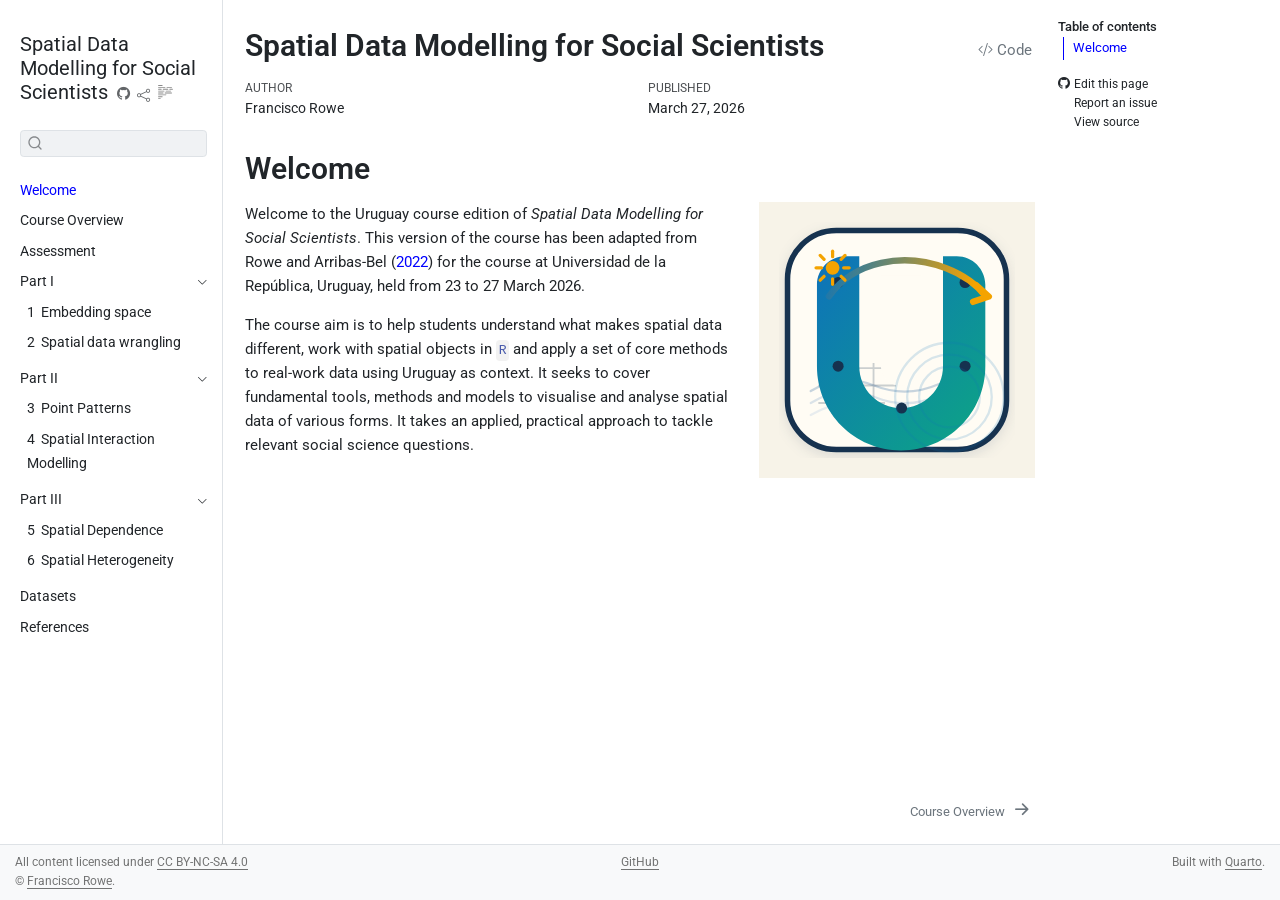
<file: docs/index.html>
<!DOCTYPE html>
<html xmlns="http://www.w3.org/1999/xhtml" lang="en" xml:lang="en"><head>

<meta charset="utf-8">
<meta name="generator" content="quarto-1.8.26">

<meta name="viewport" content="width=device-width, initial-scale=1.0, user-scalable=yes">

<meta name="author" content="Francisco Rowe">
<meta name="dcterms.date" content="2026-03-27">

<title>Spatial Data Modelling for Social Scientists</title>
<style>
code{white-space: pre-wrap;}
span.smallcaps{font-variant: small-caps;}
div.columns{display: flex; gap: min(4vw, 1.5em);}
div.column{flex: auto; overflow-x: auto;}
div.hanging-indent{margin-left: 1.5em; text-indent: -1.5em;}
ul.task-list{list-style: none;}
ul.task-list li input[type="checkbox"] {
  width: 0.8em;
  margin: 0 0.8em 0.2em -1em; /* quarto-specific, see https://github.com/quarto-dev/quarto-cli/issues/4556 */ 
  vertical-align: middle;
}
/* CSS for syntax highlighting */
html { -webkit-text-size-adjust: 100%; }
pre > code.sourceCode { white-space: pre; position: relative; }
pre > code.sourceCode > span { display: inline-block; line-height: 1.25; }
pre > code.sourceCode > span:empty { height: 1.2em; }
.sourceCode { overflow: visible; }
code.sourceCode > span { color: inherit; text-decoration: inherit; }
div.sourceCode { margin: 1em 0; }
pre.sourceCode { margin: 0; }
@media screen {
div.sourceCode { overflow: auto; }
}
@media print {
pre > code.sourceCode { white-space: pre-wrap; }
pre > code.sourceCode > span { text-indent: -5em; padding-left: 5em; }
}
pre.numberSource code
  { counter-reset: source-line 0; }
pre.numberSource code > span
  { position: relative; left: -4em; counter-increment: source-line; }
pre.numberSource code > span > a:first-child::before
  { content: counter(source-line);
    position: relative; left: -1em; text-align: right; vertical-align: baseline;
    border: none; display: inline-block;
    -webkit-touch-callout: none; -webkit-user-select: none;
    -khtml-user-select: none; -moz-user-select: none;
    -ms-user-select: none; user-select: none;
    padding: 0 4px; width: 4em;
  }
pre.numberSource { margin-left: 3em;  padding-left: 4px; }
div.sourceCode
  {   }
@media screen {
pre > code.sourceCode > span > a:first-child::before { text-decoration: underline; }
}
/* CSS for citations */
div.csl-bib-body { }
div.csl-entry {
  clear: both;
  margin-bottom: 0em;
}
.hanging-indent div.csl-entry {
  margin-left:2em;
  text-indent:-2em;
}
div.csl-left-margin {
  min-width:2em;
  float:left;
}
div.csl-right-inline {
  margin-left:2em;
  padding-left:1em;
}
div.csl-indent {
  margin-left: 2em;
}</style>


<script src="site_libs/quarto-nav/quarto-nav.js"></script>
<script src="site_libs/quarto-nav/headroom.min.js"></script>
<script src="site_libs/clipboard/clipboard.min.js"></script>
<script src="site_libs/quarto-search/autocomplete.umd.js"></script>
<script src="site_libs/quarto-search/fuse.min.js"></script>
<script src="site_libs/quarto-search/quarto-search.js"></script>
<meta name="quarto:offset" content="./">
<link href="./course-overview.html" rel="next">
<link href="./figs/cover/uruguay-course-logo.ico" rel="icon">
<script src="site_libs/quarto-html/quarto.js" type="module"></script>
<script src="site_libs/quarto-html/tabsets/tabsets.js" type="module"></script>
<script src="site_libs/quarto-html/axe/axe-check.js" type="module"></script>
<script src="site_libs/quarto-html/popper.min.js"></script>
<script src="site_libs/quarto-html/tippy.umd.min.js"></script>
<script src="site_libs/quarto-html/anchor.min.js"></script>
<link href="site_libs/quarto-html/tippy.css" rel="stylesheet">
<link href="site_libs/quarto-html/quarto-syntax-highlighting-3d62d204ba1604a696ce2d8f1e6896bb.css" rel="stylesheet" id="quarto-text-highlighting-styles">
<script src="site_libs/bootstrap/bootstrap.min.js"></script>
<link href="site_libs/bootstrap/bootstrap-icons.css" rel="stylesheet">
<link href="site_libs/bootstrap/bootstrap-e101a6dc663a546a5e09aa12163449fe.min.css" rel="stylesheet" append-hash="true" id="quarto-bootstrap" data-mode="light">
<script id="quarto-search-options" type="application/json">{
  "location": "sidebar",
  "copy-button": false,
  "collapse-after": 3,
  "panel-placement": "start",
  "type": "textbox",
  "limit": 50,
  "keyboard-shortcut": [
    "f",
    "/",
    "s"
  ],
  "show-item-context": false,
  "language": {
    "search-no-results-text": "No results",
    "search-matching-documents-text": "matching documents",
    "search-copy-link-title": "Copy link to search",
    "search-hide-matches-text": "Hide additional matches",
    "search-more-match-text": "more match in this document",
    "search-more-matches-text": "more matches in this document",
    "search-clear-button-title": "Clear",
    "search-text-placeholder": "",
    "search-detached-cancel-button-title": "Cancel",
    "search-submit-button-title": "Submit",
    "search-label": "Search"
  }
}</script>
<style>html{ scroll-behavior: smooth; }</style>


<meta name="twitter:title" content="Spatial Data Modelling for Social Scientists">
<meta name="twitter:description" content="">
<meta name="twitter:image" content="figs/cover/uruguay-course-logo.svg">
<meta name="twitter:creator" content="fcorowe">
<meta name="twitter:card" content="summary_large_image">
</head>

<body class="nav-sidebar docked quarto-light">

<div id="quarto-search-results"></div>
  <header id="quarto-header" class="headroom fixed-top">
  <nav class="quarto-secondary-nav">
    <div class="container-fluid d-flex">
      <button type="button" class="quarto-btn-toggle btn" data-bs-toggle="collapse" role="button" data-bs-target=".quarto-sidebar-collapse-item" aria-controls="quarto-sidebar" aria-expanded="false" aria-label="Toggle sidebar navigation" onclick="if (window.quartoToggleHeadroom) { window.quartoToggleHeadroom(); }">
        <i class="bi bi-layout-text-sidebar-reverse"></i>
      </button>
        <nav class="quarto-page-breadcrumbs" aria-label="breadcrumb"><ol class="breadcrumb"><li class="breadcrumb-item"><a href="./index.html">Welcome</a></li></ol></nav>
        <a class="flex-grow-1" role="navigation" data-bs-toggle="collapse" data-bs-target=".quarto-sidebar-collapse-item" aria-controls="quarto-sidebar" aria-expanded="false" aria-label="Toggle sidebar navigation" onclick="if (window.quartoToggleHeadroom) { window.quartoToggleHeadroom(); }">      
        </a>
      <button type="button" class="btn quarto-search-button" aria-label="Search" onclick="window.quartoOpenSearch();">
        <i class="bi bi-search"></i>
      </button>
    </div>
  </nav>
</header>
<!-- content -->
<div id="quarto-content" class="quarto-container page-columns page-rows-contents page-layout-article">
<!-- sidebar -->
  <nav id="quarto-sidebar" class="sidebar collapse collapse-horizontal quarto-sidebar-collapse-item sidebar-navigation docked overflow-auto">
    <div class="pt-lg-2 mt-2 text-left sidebar-header">
    <div class="sidebar-title mb-0 py-0">
      <a href="./">Spatial Data Modelling for Social Scientists</a> 
        <div class="sidebar-tools-main tools-wide">
    <a href="https://github.com/fcorowe/smds_uruguay" title="Source Code" class="quarto-navigation-tool px-1" aria-label="Source Code"><i class="bi bi-github"></i></a>
    <div class="dropdown">
      <a href="" title="Share" id="quarto-navigation-tool-dropdown-0" class="quarto-navigation-tool dropdown-toggle px-1" data-bs-toggle="dropdown" aria-expanded="false" role="link" aria-label="Share"><i class="bi bi-share"></i></a>
      <ul class="dropdown-menu" aria-labelledby="quarto-navigation-tool-dropdown-0">
          <li>
            <a class="dropdown-item sidebar-tools-main-item" href="https://twitter.com/intent/tweet?url=|url|">
              <i class="bi bi-twitter pe-1"></i>
            Twitter
            </a>
          </li>
          <li>
            <a class="dropdown-item sidebar-tools-main-item" href="https://www.facebook.com/sharer/sharer.php?u=|url|">
              <i class="bi bi-facebook pe-1"></i>
            Facebook
            </a>
          </li>
      </ul>
    </div>
  <a href="" class="quarto-reader-toggle quarto-navigation-tool px-1" onclick="window.quartoToggleReader(); return false;" title="Toggle reader mode">
  <div class="quarto-reader-toggle-btn">
  <i class="bi"></i>
  </div>
</a>
</div>
    </div>
      </div>
        <div class="mt-2 flex-shrink-0 align-items-center">
        <div class="sidebar-search">
        <div id="quarto-search" class="" title="Search"></div>
        </div>
        </div>
    <div class="sidebar-menu-container"> 
    <ul class="list-unstyled mt-1">
        <li class="sidebar-item">
  <div class="sidebar-item-container"> 
  <a href="./index.html" class="sidebar-item-text sidebar-link active">
 <span class="menu-text">Welcome</span></a>
  </div>
</li>
        <li class="sidebar-item">
  <div class="sidebar-item-container"> 
  <a href="./course-overview.html" class="sidebar-item-text sidebar-link">
 <span class="menu-text">Course Overview</span></a>
  </div>
</li>
        <li class="sidebar-item">
  <div class="sidebar-item-container"> 
  <a href="./assessment.html" class="sidebar-item-text sidebar-link">
 <span class="menu-text">Assessment</span></a>
  </div>
</li>
        <li class="sidebar-item sidebar-item-section">
      <div class="sidebar-item-container"> 
            <a class="sidebar-item-text sidebar-link text-start" data-bs-toggle="collapse" data-bs-target="#quarto-sidebar-section-1" role="navigation" aria-expanded="true">
 <span class="menu-text">Part I</span></a>
          <a class="sidebar-item-toggle text-start" data-bs-toggle="collapse" data-bs-target="#quarto-sidebar-section-1" role="navigation" aria-expanded="true" aria-label="Toggle section">
            <i class="bi bi-chevron-right ms-2"></i>
          </a> 
      </div>
      <ul id="quarto-sidebar-section-1" class="collapse list-unstyled sidebar-section depth1 show">  
          <li class="sidebar-item">
  <div class="sidebar-item-container"> 
  <a href="./01-embedding-space.html" class="sidebar-item-text sidebar-link">
 <span class="menu-text"><span class="chapter-number">1</span>&nbsp; <span class="chapter-title">Embedding space</span></span></a>
  </div>
</li>
          <li class="sidebar-item">
  <div class="sidebar-item-container"> 
  <a href="./02-spatial-data-wrangling.html" class="sidebar-item-text sidebar-link">
 <span class="menu-text"><span class="chapter-number">2</span>&nbsp; <span class="chapter-title">Spatial data wrangling</span></span></a>
  </div>
</li>
      </ul>
  </li>
        <li class="sidebar-item sidebar-item-section">
      <div class="sidebar-item-container"> 
            <a class="sidebar-item-text sidebar-link text-start" data-bs-toggle="collapse" data-bs-target="#quarto-sidebar-section-2" role="navigation" aria-expanded="true">
 <span class="menu-text">Part II</span></a>
          <a class="sidebar-item-toggle text-start" data-bs-toggle="collapse" data-bs-target="#quarto-sidebar-section-2" role="navigation" aria-expanded="true" aria-label="Toggle section">
            <i class="bi bi-chevron-right ms-2"></i>
          </a> 
      </div>
      <ul id="quarto-sidebar-section-2" class="collapse list-unstyled sidebar-section depth1 show">  
          <li class="sidebar-item">
  <div class="sidebar-item-container"> 
  <a href="./03-points.html" class="sidebar-item-text sidebar-link">
 <span class="menu-text"><span class="chapter-number">3</span>&nbsp; <span class="chapter-title">Point Patterns</span></span></a>
  </div>
</li>
          <li class="sidebar-item">
  <div class="sidebar-item-container"> 
  <a href="./04-spatial-interaction-model.html" class="sidebar-item-text sidebar-link">
 <span class="menu-text"><span class="chapter-number">4</span>&nbsp; <span class="chapter-title">Spatial Interaction Modelling</span></span></a>
  </div>
</li>
      </ul>
  </li>
        <li class="sidebar-item sidebar-item-section">
      <div class="sidebar-item-container"> 
            <a class="sidebar-item-text sidebar-link text-start" data-bs-toggle="collapse" data-bs-target="#quarto-sidebar-section-3" role="navigation" aria-expanded="true">
 <span class="menu-text">Part III</span></a>
          <a class="sidebar-item-toggle text-start" data-bs-toggle="collapse" data-bs-target="#quarto-sidebar-section-3" role="navigation" aria-expanded="true" aria-label="Toggle section">
            <i class="bi bi-chevron-right ms-2"></i>
          </a> 
      </div>
      <ul id="quarto-sidebar-section-3" class="collapse list-unstyled sidebar-section depth1 show">  
          <li class="sidebar-item">
  <div class="sidebar-item-container"> 
  <a href="./05-spatial-dependence.html" class="sidebar-item-text sidebar-link">
 <span class="menu-text"><span class="chapter-number">5</span>&nbsp; <span class="chapter-title">Spatial Dependence</span></span></a>
  </div>
</li>
          <li class="sidebar-item">
  <div class="sidebar-item-container"> 
  <a href="./06-spatial-heterogeneity.html" class="sidebar-item-text sidebar-link">
 <span class="menu-text"><span class="chapter-number">6</span>&nbsp; <span class="chapter-title">Spatial Heterogeneity</span></span></a>
  </div>
</li>
      </ul>
  </li>
        <li class="sidebar-item">
  <div class="sidebar-item-container"> 
  <a href="./data.html" class="sidebar-item-text sidebar-link">
 <span class="menu-text">Datasets</span></a>
  </div>
</li>
        <li class="sidebar-item">
  <div class="sidebar-item-container"> 
  <a href="./references.html" class="sidebar-item-text sidebar-link">
 <span class="menu-text">References</span></a>
  </div>
</li>
    </ul>
    </div>
</nav>
<div id="quarto-sidebar-glass" class="quarto-sidebar-collapse-item" data-bs-toggle="collapse" data-bs-target=".quarto-sidebar-collapse-item"></div>
<!-- margin-sidebar -->
    <div id="quarto-margin-sidebar" class="sidebar margin-sidebar">
        <nav id="TOC" role="doc-toc" class="toc-active">
    <h2 id="toc-title">Table of contents</h2>
   
  <ul>
  <li><a href="#welcome" id="toc-welcome" class="nav-link active" data-scroll-target="#welcome">Welcome</a></li>
  </ul>
<div class="toc-actions"><ul><li><a href="https://github.com/fcorowe/smds_uruguay/edit/main/index.qmd" class="toc-action"><i class="bi bi-github"></i>Edit this page</a></li><li><a href="https://github.com/fcorowe/smds_uruguay/issues/new" class="toc-action"><i class="bi empty"></i>Report an issue</a></li><li><a href="https://github.com/fcorowe/smds_uruguay/blob/main/index.qmd" class="toc-action"><i class="bi empty"></i>View source</a></li></ul></div></nav>
    </div>
<!-- main -->
<main class="content" id="quarto-document-content">

<header id="title-block-header" class="quarto-title-block default">
<div class="quarto-title">
<div class="quarto-title-block"><div><h1 class="title">Spatial Data Modelling for Social Scientists</h1><button type="button" class="btn code-tools-button" id="quarto-code-tools-source"><i class="bi"></i> Code</button></div></div>
</div>



<div class="quarto-title-meta">

    <div>
    <div class="quarto-title-meta-heading">Author</div>
    <div class="quarto-title-meta-contents">
             <p>Francisco Rowe </p>
          </div>
  </div>
    
    <div>
    <div class="quarto-title-meta-heading">Published</div>
    <div class="quarto-title-meta-contents">
      <p class="date">March 27, 2026</p>
    </div>
  </div>
  
    
  </div>
  


</header>



<section id="welcome" class="level1 unnumbered">
<h1 class="unnumbered">Welcome</h1><p><img src="figs/cover/uruguay-course-logo.svg" title="Spatial Data Modelling for Social Scientists" class="quarto-cover-image nolightbox img-fluid"></p>
<p>Welcome to the Uruguay course edition of <em>Spatial Data Modelling for Social Scientists</em>. This version of the course has been adapted from <span class="citation" data-cites="rowe_arribas_2022">Rowe and Arribas-Bel (<a href="references.html#ref-rowe_arribas_2022" role="doc-biblioref">2022</a>)</span> for the course at Universidad de la República, Uruguay, held from 23 to 27 March 2026.</p>
<p>The course aim is to help students understand what makes spatial data different, work with spatial objects in <code>R</code> and apply a set of core methods to real-work data using Uruguay as context. It seeks to cover fundamental tools, methods and models to visualise and analyse spatial data of various forms. It takes an applied, practical approach to tackle relevant social science questions.</p>


<!-- -->

<div id="refs" class="references csl-bib-body hanging-indent" data-entry-spacing="0" role="list" style="display: none">
<div id="ref-rowe_arribas_2022" class="csl-entry" role="listitem">
Rowe, Francisco, and Dani Arribas-Bel. 2022. <span>“Spatial Modelling for Data Scientists.”</span> 2022. <a href="https://gdsl-ul.github.io/san/">https://gdsl-ul.github.io/san/</a>.
</div>
</div>
</section>

</main> <!-- /main -->
<script id="quarto-html-after-body" type="application/javascript">
  window.document.addEventListener("DOMContentLoaded", function (event) {
    const icon = "";
    const anchorJS = new window.AnchorJS();
    anchorJS.options = {
      placement: 'right',
      icon: icon
    };
    anchorJS.add('.anchored');
    const isCodeAnnotation = (el) => {
      for (const clz of el.classList) {
        if (clz.startsWith('code-annotation-')) {                     
          return true;
        }
      }
      return false;
    }
    const onCopySuccess = function(e) {
      // button target
      const button = e.trigger;
      // don't keep focus
      button.blur();
      // flash "checked"
      button.classList.add('code-copy-button-checked');
      var currentTitle = button.getAttribute("title");
      button.setAttribute("title", "Copied!");
      let tooltip;
      if (window.bootstrap) {
        button.setAttribute("data-bs-toggle", "tooltip");
        button.setAttribute("data-bs-placement", "left");
        button.setAttribute("data-bs-title", "Copied!");
        tooltip = new bootstrap.Tooltip(button, 
          { trigger: "manual", 
            customClass: "code-copy-button-tooltip",
            offset: [0, -8]});
        tooltip.show();    
      }
      setTimeout(function() {
        if (tooltip) {
          tooltip.hide();
          button.removeAttribute("data-bs-title");
          button.removeAttribute("data-bs-toggle");
          button.removeAttribute("data-bs-placement");
        }
        button.setAttribute("title", currentTitle);
        button.classList.remove('code-copy-button-checked');
      }, 1000);
      // clear code selection
      e.clearSelection();
    }
    const getTextToCopy = function(trigger) {
      const outerScaffold = trigger.parentElement.cloneNode(true);
      const codeEl = outerScaffold.querySelector('code');
      for (const childEl of codeEl.children) {
        if (isCodeAnnotation(childEl)) {
          childEl.remove();
        }
      }
      return codeEl.innerText;
    }
    const clipboard = new window.ClipboardJS('.code-copy-button:not([data-in-quarto-modal])', {
      text: getTextToCopy
    });
    clipboard.on('success', onCopySuccess);
    if (window.document.getElementById('quarto-embedded-source-code-modal')) {
      const clipboardModal = new window.ClipboardJS('.code-copy-button[data-in-quarto-modal]', {
        text: getTextToCopy,
        container: window.document.getElementById('quarto-embedded-source-code-modal')
      });
      clipboardModal.on('success', onCopySuccess);
    }
    const viewSource = window.document.getElementById('quarto-view-source') ||
                       window.document.getElementById('quarto-code-tools-source');
    if (viewSource) {
      const sourceUrl = viewSource.getAttribute("data-quarto-source-url");
      viewSource.addEventListener("click", function(e) {
        if (sourceUrl) {
          // rstudio viewer pane
          if (/\bcapabilities=\b/.test(window.location)) {
            window.open(sourceUrl);
          } else {
            window.location.href = sourceUrl;
          }
        } else {
          const modal = new bootstrap.Modal(document.getElementById('quarto-embedded-source-code-modal'));
          modal.show();
        }
        return false;
      });
    }
    function toggleCodeHandler(show) {
      return function(e) {
        const detailsSrc = window.document.querySelectorAll(".cell > details > .sourceCode");
        for (let i=0; i<detailsSrc.length; i++) {
          const details = detailsSrc[i].parentElement;
          if (show) {
            details.open = true;
          } else {
            details.removeAttribute("open");
          }
        }
        const cellCodeDivs = window.document.querySelectorAll(".cell > .sourceCode");
        const fromCls = show ? "hidden" : "unhidden";
        const toCls = show ? "unhidden" : "hidden";
        for (let i=0; i<cellCodeDivs.length; i++) {
          const codeDiv = cellCodeDivs[i];
          if (codeDiv.classList.contains(fromCls)) {
            codeDiv.classList.remove(fromCls);
            codeDiv.classList.add(toCls);
          } 
        }
        return false;
      }
    }
    const hideAllCode = window.document.getElementById("quarto-hide-all-code");
    if (hideAllCode) {
      hideAllCode.addEventListener("click", toggleCodeHandler(false));
    }
    const showAllCode = window.document.getElementById("quarto-show-all-code");
    if (showAllCode) {
      showAllCode.addEventListener("click", toggleCodeHandler(true));
    }
      var localhostRegex = new RegExp(/^(?:http|https):\/\/localhost\:?[0-9]*\//);
      var mailtoRegex = new RegExp(/^mailto:/);
        var filterRegex = new RegExp('/' + window.location.host + '/');
      var isInternal = (href) => {
          return filterRegex.test(href) || localhostRegex.test(href) || mailtoRegex.test(href);
      }
      // Inspect non-navigation links and adorn them if external
     var links = window.document.querySelectorAll('a[href]:not(.nav-link):not(.navbar-brand):not(.toc-action):not(.sidebar-link):not(.sidebar-item-toggle):not(.pagination-link):not(.no-external):not([aria-hidden]):not(.dropdown-item):not(.quarto-navigation-tool):not(.about-link)');
      for (var i=0; i<links.length; i++) {
        const link = links[i];
        if (!isInternal(link.href)) {
          // undo the damage that might have been done by quarto-nav.js in the case of
          // links that we want to consider external
          if (link.dataset.originalHref !== undefined) {
            link.href = link.dataset.originalHref;
          }
        }
      }
    function tippyHover(el, contentFn, onTriggerFn, onUntriggerFn) {
      const config = {
        allowHTML: true,
        maxWidth: 500,
        delay: 100,
        arrow: false,
        appendTo: function(el) {
            return el.parentElement;
        },
        interactive: true,
        interactiveBorder: 10,
        theme: 'quarto',
        placement: 'bottom-start',
      };
      if (contentFn) {
        config.content = contentFn;
      }
      if (onTriggerFn) {
        config.onTrigger = onTriggerFn;
      }
      if (onUntriggerFn) {
        config.onUntrigger = onUntriggerFn;
      }
      window.tippy(el, config); 
    }
    const noterefs = window.document.querySelectorAll('a[role="doc-noteref"]');
    for (var i=0; i<noterefs.length; i++) {
      const ref = noterefs[i];
      tippyHover(ref, function() {
        // use id or data attribute instead here
        let href = ref.getAttribute('data-footnote-href') || ref.getAttribute('href');
        try { href = new URL(href).hash; } catch {}
        const id = href.replace(/^#\/?/, "");
        const note = window.document.getElementById(id);
        if (note) {
          return note.innerHTML;
        } else {
          return "";
        }
      });
    }
    const xrefs = window.document.querySelectorAll('a.quarto-xref');
    const processXRef = (id, note) => {
      // Strip column container classes
      const stripColumnClz = (el) => {
        el.classList.remove("page-full", "page-columns");
        if (el.children) {
          for (const child of el.children) {
            stripColumnClz(child);
          }
        }
      }
      stripColumnClz(note)
      if (id === null || id.startsWith('sec-')) {
        // Special case sections, only their first couple elements
        const container = document.createElement("div");
        if (note.children && note.children.length > 2) {
          container.appendChild(note.children[0].cloneNode(true));
          for (let i = 1; i < note.children.length; i++) {
            const child = note.children[i];
            if (child.tagName === "P" && child.innerText === "") {
              continue;
            } else {
              container.appendChild(child.cloneNode(true));
              break;
            }
          }
          if (window.Quarto?.typesetMath) {
            window.Quarto.typesetMath(container);
          }
          return container.innerHTML
        } else {
          if (window.Quarto?.typesetMath) {
            window.Quarto.typesetMath(note);
          }
          return note.innerHTML;
        }
      } else {
        // Remove any anchor links if they are present
        const anchorLink = note.querySelector('a.anchorjs-link');
        if (anchorLink) {
          anchorLink.remove();
        }
        if (window.Quarto?.typesetMath) {
          window.Quarto.typesetMath(note);
        }
        if (note.classList.contains("callout")) {
          return note.outerHTML;
        } else {
          return note.innerHTML;
        }
      }
    }
    for (var i=0; i<xrefs.length; i++) {
      const xref = xrefs[i];
      tippyHover(xref, undefined, function(instance) {
        instance.disable();
        let url = xref.getAttribute('href');
        let hash = undefined; 
        if (url.startsWith('#')) {
          hash = url;
        } else {
          try { hash = new URL(url).hash; } catch {}
        }
        if (hash) {
          const id = hash.replace(/^#\/?/, "");
          const note = window.document.getElementById(id);
          if (note !== null) {
            try {
              const html = processXRef(id, note.cloneNode(true));
              instance.setContent(html);
            } finally {
              instance.enable();
              instance.show();
            }
          } else {
            // See if we can fetch this
            fetch(url.split('#')[0])
            .then(res => res.text())
            .then(html => {
              const parser = new DOMParser();
              const htmlDoc = parser.parseFromString(html, "text/html");
              const note = htmlDoc.getElementById(id);
              if (note !== null) {
                const html = processXRef(id, note);
                instance.setContent(html);
              } 
            }).finally(() => {
              instance.enable();
              instance.show();
            });
          }
        } else {
          // See if we can fetch a full url (with no hash to target)
          // This is a special case and we should probably do some content thinning / targeting
          fetch(url)
          .then(res => res.text())
          .then(html => {
            const parser = new DOMParser();
            const htmlDoc = parser.parseFromString(html, "text/html");
            const note = htmlDoc.querySelector('main.content');
            if (note !== null) {
              // This should only happen for chapter cross references
              // (since there is no id in the URL)
              // remove the first header
              if (note.children.length > 0 && note.children[0].tagName === "HEADER") {
                note.children[0].remove();
              }
              const html = processXRef(null, note);
              instance.setContent(html);
            } 
          }).finally(() => {
            instance.enable();
            instance.show();
          });
        }
      }, function(instance) {
      });
    }
        let selectedAnnoteEl;
        const selectorForAnnotation = ( cell, annotation) => {
          let cellAttr = 'data-code-cell="' + cell + '"';
          let lineAttr = 'data-code-annotation="' +  annotation + '"';
          const selector = 'span[' + cellAttr + '][' + lineAttr + ']';
          return selector;
        }
        const selectCodeLines = (annoteEl) => {
          const doc = window.document;
          const targetCell = annoteEl.getAttribute("data-target-cell");
          const targetAnnotation = annoteEl.getAttribute("data-target-annotation");
          const annoteSpan = window.document.querySelector(selectorForAnnotation(targetCell, targetAnnotation));
          const lines = annoteSpan.getAttribute("data-code-lines").split(",");
          const lineIds = lines.map((line) => {
            return targetCell + "-" + line;
          })
          let top = null;
          let height = null;
          let parent = null;
          if (lineIds.length > 0) {
              //compute the position of the single el (top and bottom and make a div)
              const el = window.document.getElementById(lineIds[0]);
              top = el.offsetTop;
              height = el.offsetHeight;
              parent = el.parentElement.parentElement;
            if (lineIds.length > 1) {
              const lastEl = window.document.getElementById(lineIds[lineIds.length - 1]);
              const bottom = lastEl.offsetTop + lastEl.offsetHeight;
              height = bottom - top;
            }
            if (top !== null && height !== null && parent !== null) {
              // cook up a div (if necessary) and position it 
              let div = window.document.getElementById("code-annotation-line-highlight");
              if (div === null) {
                div = window.document.createElement("div");
                div.setAttribute("id", "code-annotation-line-highlight");
                div.style.position = 'absolute';
                parent.appendChild(div);
              }
              div.style.top = top - 2 + "px";
              div.style.height = height + 4 + "px";
              div.style.left = 0;
              let gutterDiv = window.document.getElementById("code-annotation-line-highlight-gutter");
              if (gutterDiv === null) {
                gutterDiv = window.document.createElement("div");
                gutterDiv.setAttribute("id", "code-annotation-line-highlight-gutter");
                gutterDiv.style.position = 'absolute';
                const codeCell = window.document.getElementById(targetCell);
                const gutter = codeCell.querySelector('.code-annotation-gutter');
                gutter.appendChild(gutterDiv);
              }
              gutterDiv.style.top = top - 2 + "px";
              gutterDiv.style.height = height + 4 + "px";
            }
            selectedAnnoteEl = annoteEl;
          }
        };
        const unselectCodeLines = () => {
          const elementsIds = ["code-annotation-line-highlight", "code-annotation-line-highlight-gutter"];
          elementsIds.forEach((elId) => {
            const div = window.document.getElementById(elId);
            if (div) {
              div.remove();
            }
          });
          selectedAnnoteEl = undefined;
        };
          // Handle positioning of the toggle
      window.addEventListener(
        "resize",
        throttle(() => {
          elRect = undefined;
          if (selectedAnnoteEl) {
            selectCodeLines(selectedAnnoteEl);
          }
        }, 10)
      );
      function throttle(fn, ms) {
      let throttle = false;
      let timer;
        return (...args) => {
          if(!throttle) { // first call gets through
              fn.apply(this, args);
              throttle = true;
          } else { // all the others get throttled
              if(timer) clearTimeout(timer); // cancel #2
              timer = setTimeout(() => {
                fn.apply(this, args);
                timer = throttle = false;
              }, ms);
          }
        };
      }
        // Attach click handler to the DT
        const annoteDls = window.document.querySelectorAll('dt[data-target-cell]');
        for (const annoteDlNode of annoteDls) {
          annoteDlNode.addEventListener('click', (event) => {
            const clickedEl = event.target;
            if (clickedEl !== selectedAnnoteEl) {
              unselectCodeLines();
              const activeEl = window.document.querySelector('dt[data-target-cell].code-annotation-active');
              if (activeEl) {
                activeEl.classList.remove('code-annotation-active');
              }
              selectCodeLines(clickedEl);
              clickedEl.classList.add('code-annotation-active');
            } else {
              // Unselect the line
              unselectCodeLines();
              clickedEl.classList.remove('code-annotation-active');
            }
          });
        }
    const findCites = (el) => {
      const parentEl = el.parentElement;
      if (parentEl) {
        const cites = parentEl.dataset.cites;
        if (cites) {
          return {
            el,
            cites: cites.split(' ')
          };
        } else {
          return findCites(el.parentElement)
        }
      } else {
        return undefined;
      }
    };
    var bibliorefs = window.document.querySelectorAll('a[role="doc-biblioref"]');
    for (var i=0; i<bibliorefs.length; i++) {
      const ref = bibliorefs[i];
      const citeInfo = findCites(ref);
      if (citeInfo) {
        tippyHover(citeInfo.el, function() {
          var popup = window.document.createElement('div');
          citeInfo.cites.forEach(function(cite) {
            var citeDiv = window.document.createElement('div');
            citeDiv.classList.add('hanging-indent');
            citeDiv.classList.add('csl-entry');
            var biblioDiv = window.document.getElementById('ref-' + cite);
            if (biblioDiv) {
              citeDiv.innerHTML = biblioDiv.innerHTML;
            }
            popup.appendChild(citeDiv);
          });
          return popup.innerHTML;
        });
      }
    }
  });
  </script>
<nav class="page-navigation">
  <div class="nav-page nav-page-previous">
  </div>
  <div class="nav-page nav-page-next">
      <a href="./course-overview.html" class="pagination-link" aria-label="Course Overview">
        <span class="nav-page-text">Course Overview</span> <i class="bi bi-arrow-right-short"></i>
      </a>
  </div>
</nav><div class="modal fade" id="quarto-embedded-source-code-modal" tabindex="-1" aria-labelledby="quarto-embedded-source-code-modal-label" aria-hidden="true"><div class="modal-dialog modal-dialog-scrollable"><div class="modal-content"><div class="modal-header"><h5 class="modal-title" id="quarto-embedded-source-code-modal-label">Source Code</h5><button class="btn-close" data-bs-dismiss="modal"></button></div><div class="modal-body"><div class="">
<div class="code-copy-outer-scaffold"><div class="sourceCode" id="cb1" data-shortcodes="false"><pre class="sourceCode markdown code-with-copy"><code class="sourceCode markdown"><span id="cb1-1"><a href="#cb1-1" aria-hidden="true" tabindex="-1"></a><span class="fu"># Welcome {.unnumbered}</span></span>
<span id="cb1-2"><a href="#cb1-2" aria-hidden="true" tabindex="-1"></a></span>
<span id="cb1-3"><a href="#cb1-3" aria-hidden="true" tabindex="-1"></a>Welcome to the Uruguay course edition of *Spatial Data Modelling for Social Scientists*. This version of the course has been adapted from @rowe_arribas_2022 for the course at Universidad de la República, Uruguay, held from 23 to 27 March 2026.</span>
<span id="cb1-4"><a href="#cb1-4" aria-hidden="true" tabindex="-1"></a></span>
<span id="cb1-5"><a href="#cb1-5" aria-hidden="true" tabindex="-1"></a>The course aim is to help students understand what makes spatial data different, work with spatial objects in <span class="in">`R`</span> and apply a set of core methods to real-work data using Uruguay as context. It seeks to cover fundamental tools, methods and models to visualise and analyse spatial data of various forms. It takes an applied, practical approach to tackle relevant social science questions.</span></code></pre></div><button title="Copy to Clipboard" class="code-copy-button" data-in-quarto-modal=""><i class="bi"></i></button></div>
</div></div></div></div></div>
</div> <!-- /content -->
<footer class="footer">
  <div class="nav-footer">
    <div class="nav-footer-left">
<p>All content licensed under <a href="https://creativecommons.org/licenses/by-nc-sa/4.0/">CC BY-NC-SA 4.0</a> <br> © <a href="https://www.franciscorowe.com">Francisco Rowe</a>.</p>
</div>   
    <div class="nav-footer-center">
<p><a href="https://github.com/fcorowe/smds_uruguay">GitHub</a></p>
<div class="toc-actions d-sm-block d-md-none"><ul><li><a href="https://github.com/fcorowe/smds_uruguay/edit/main/index.qmd" class="toc-action"><i class="bi bi-github"></i>Edit this page</a></li><li><a href="https://github.com/fcorowe/smds_uruguay/issues/new" class="toc-action"><i class="bi empty"></i>Report an issue</a></li><li><a href="https://github.com/fcorowe/smds_uruguay/blob/main/index.qmd" class="toc-action"><i class="bi empty"></i>View source</a></li></ul></div></div>
    <div class="nav-footer-right">
<p>Built with <a href="https://quarto.org/">Quarto</a>.</p>
</div>
  </div>
</footer>




<script src="site_libs/quarto-html/zenscroll-min.js"></script>
</body></html>
</file>
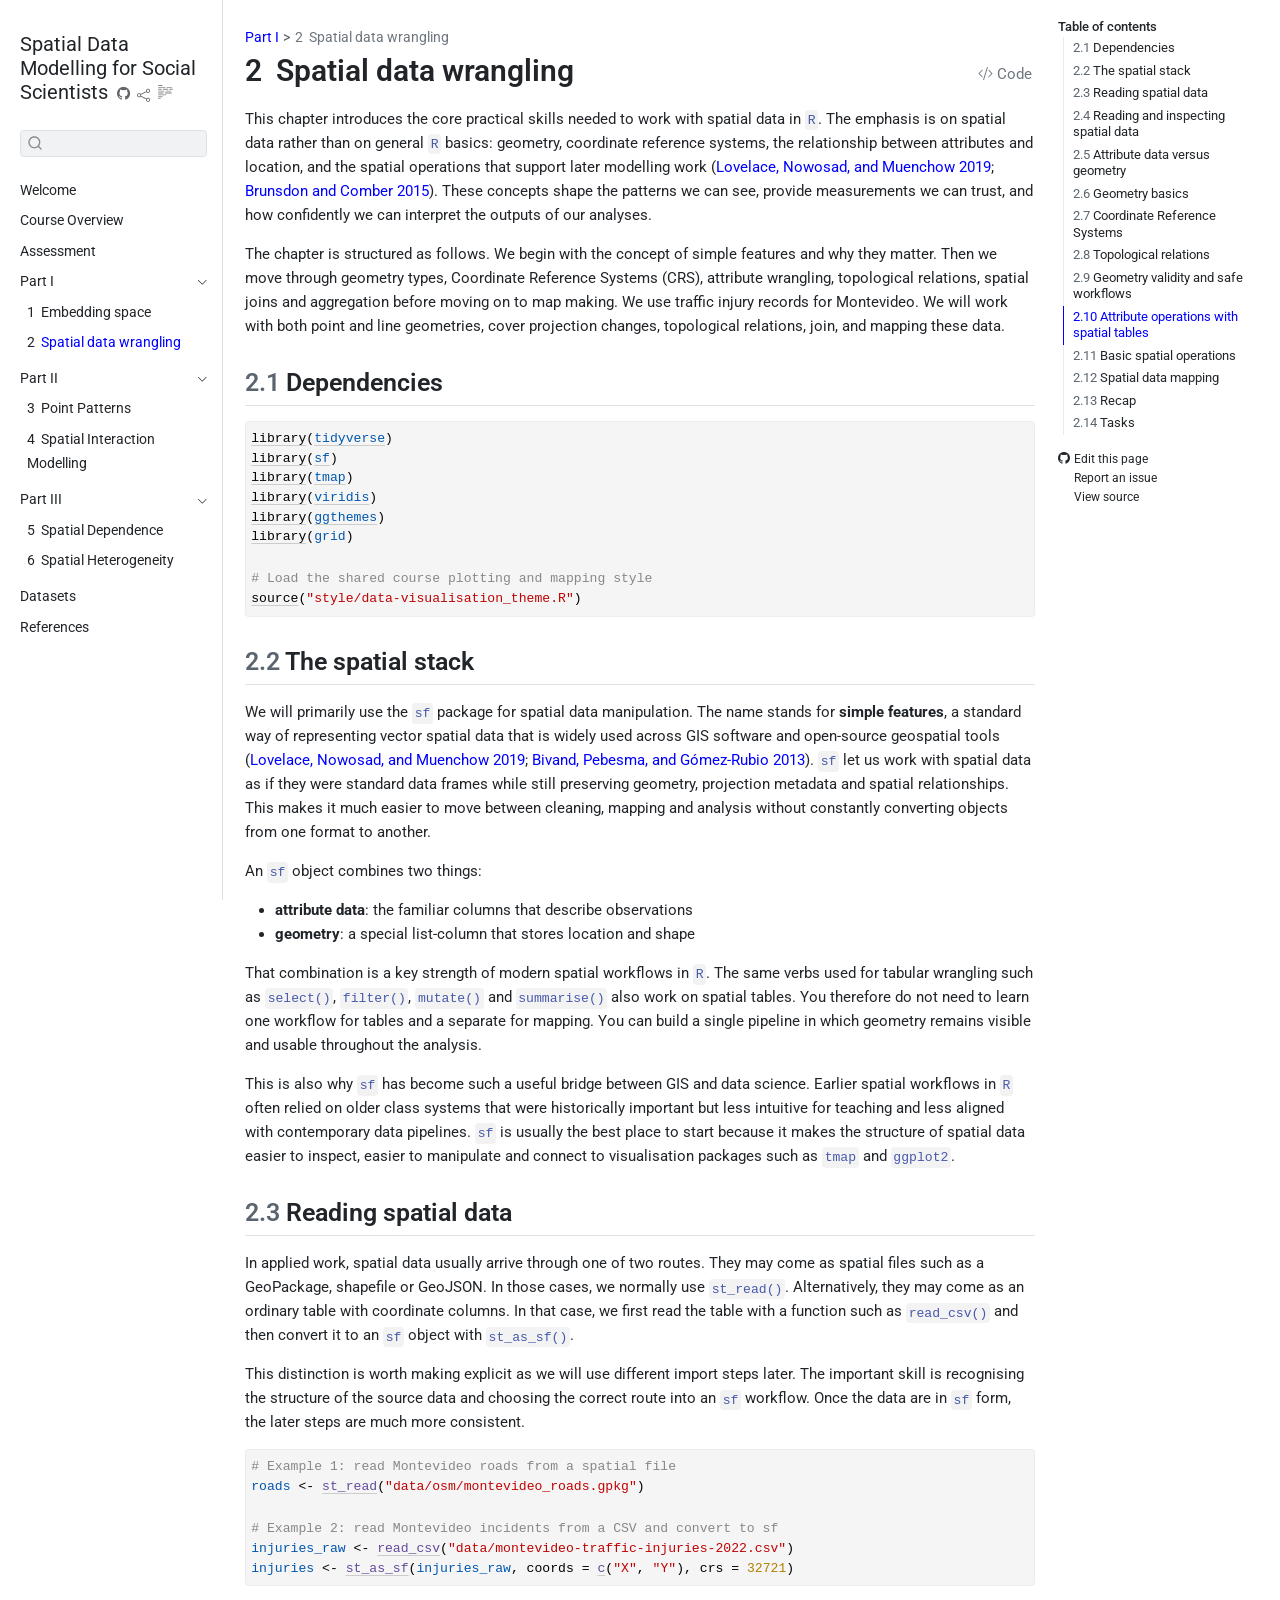
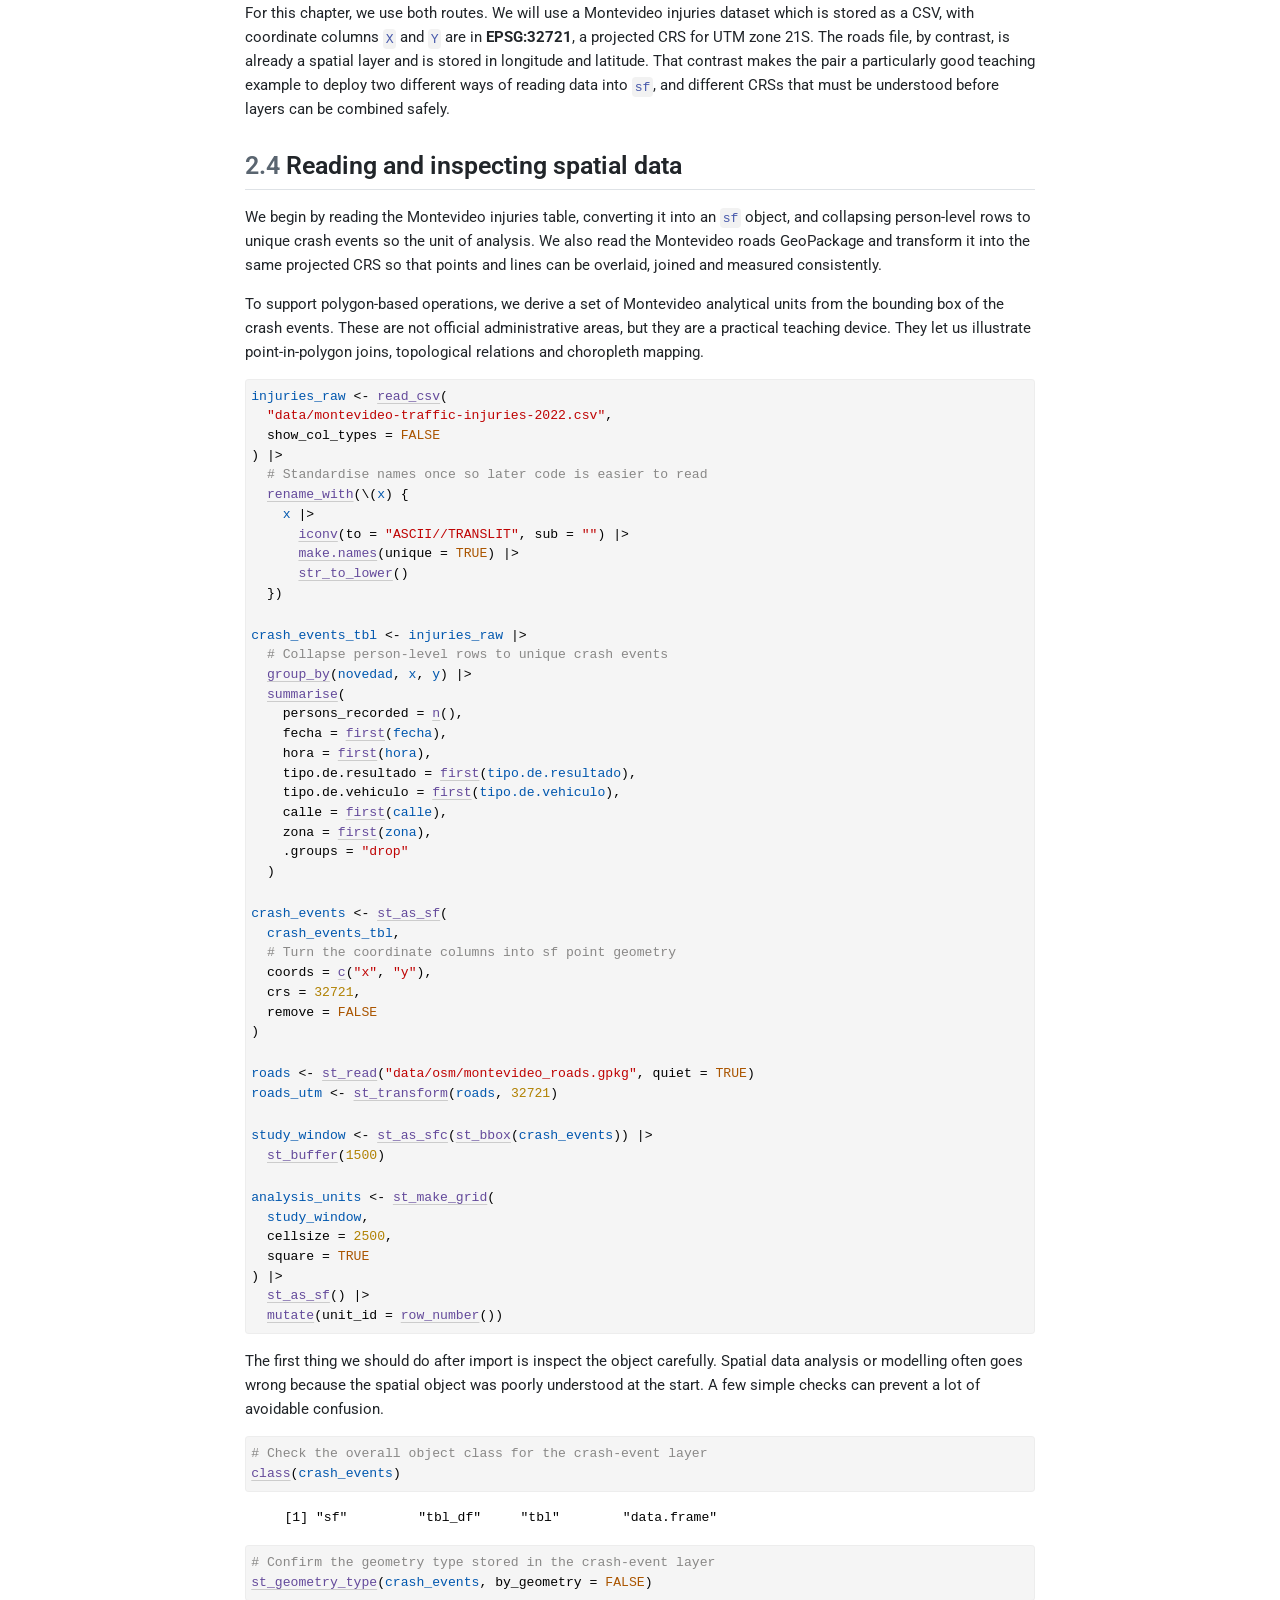
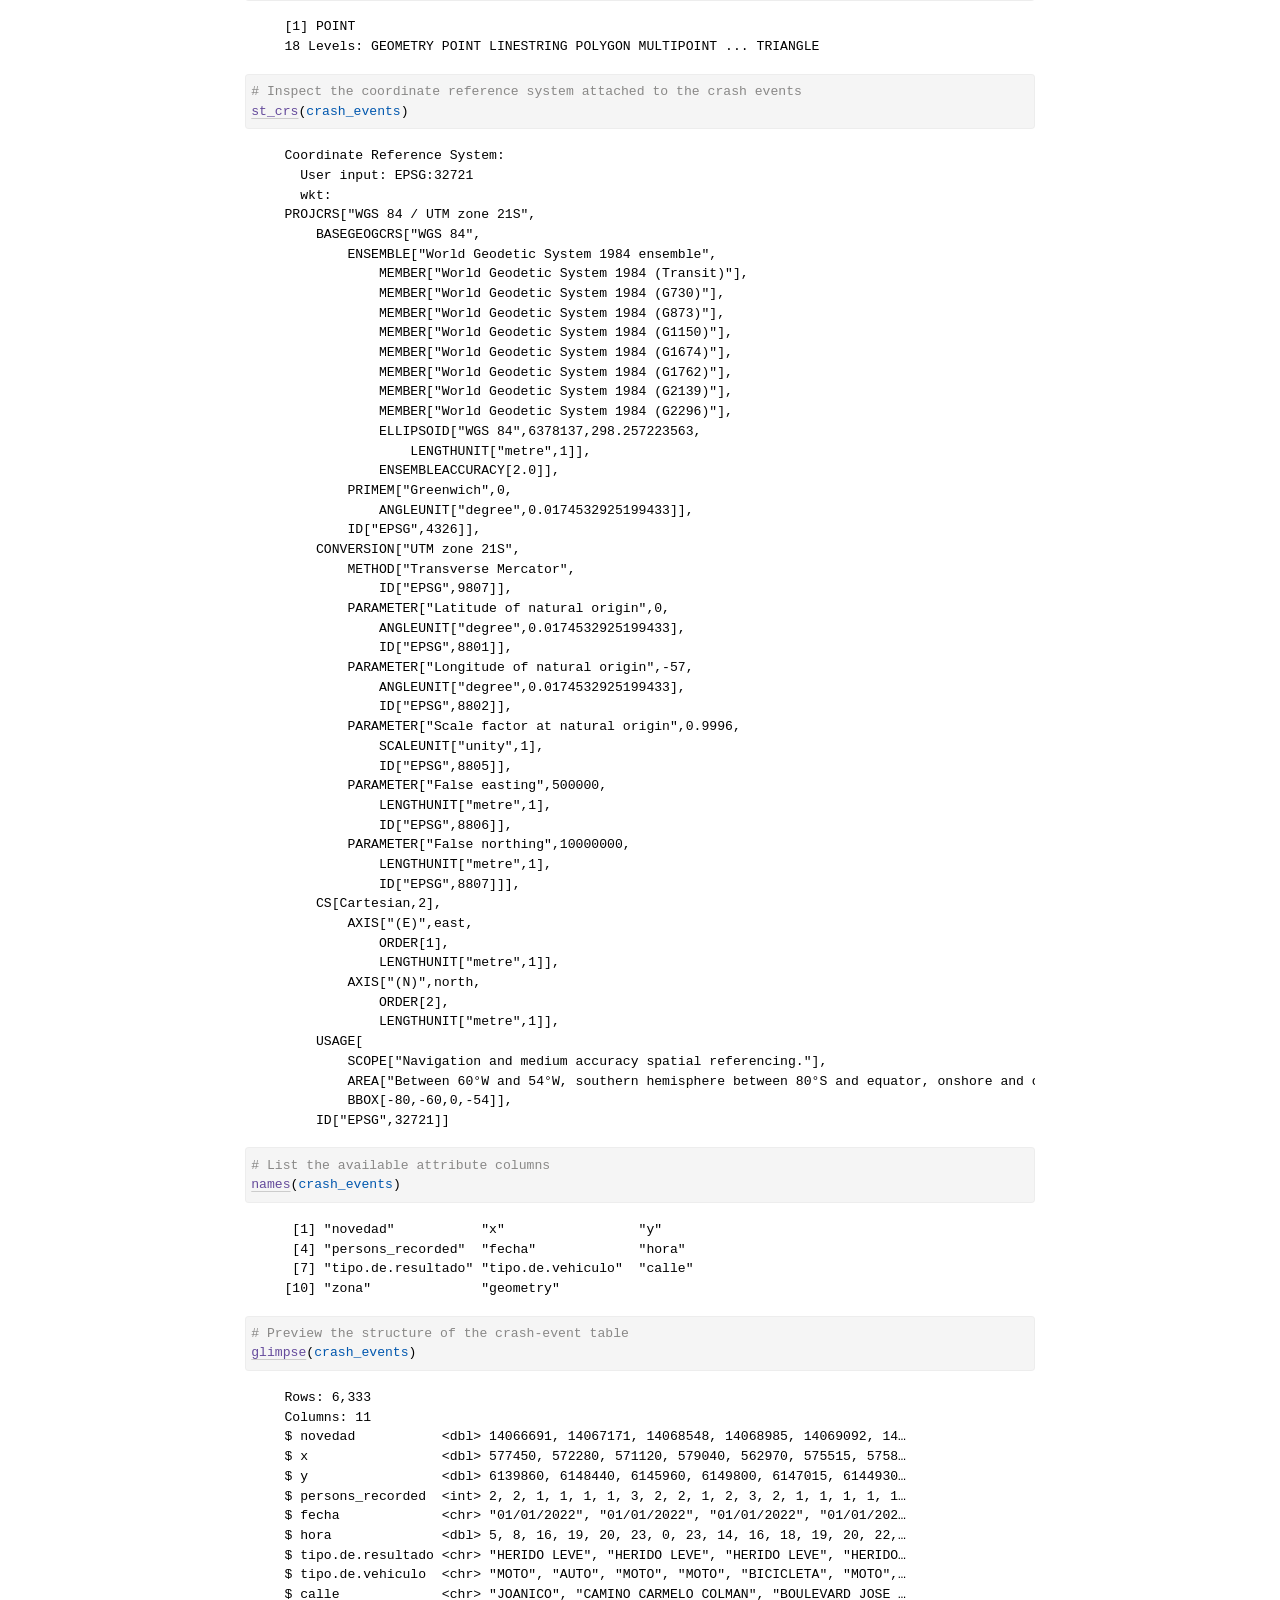
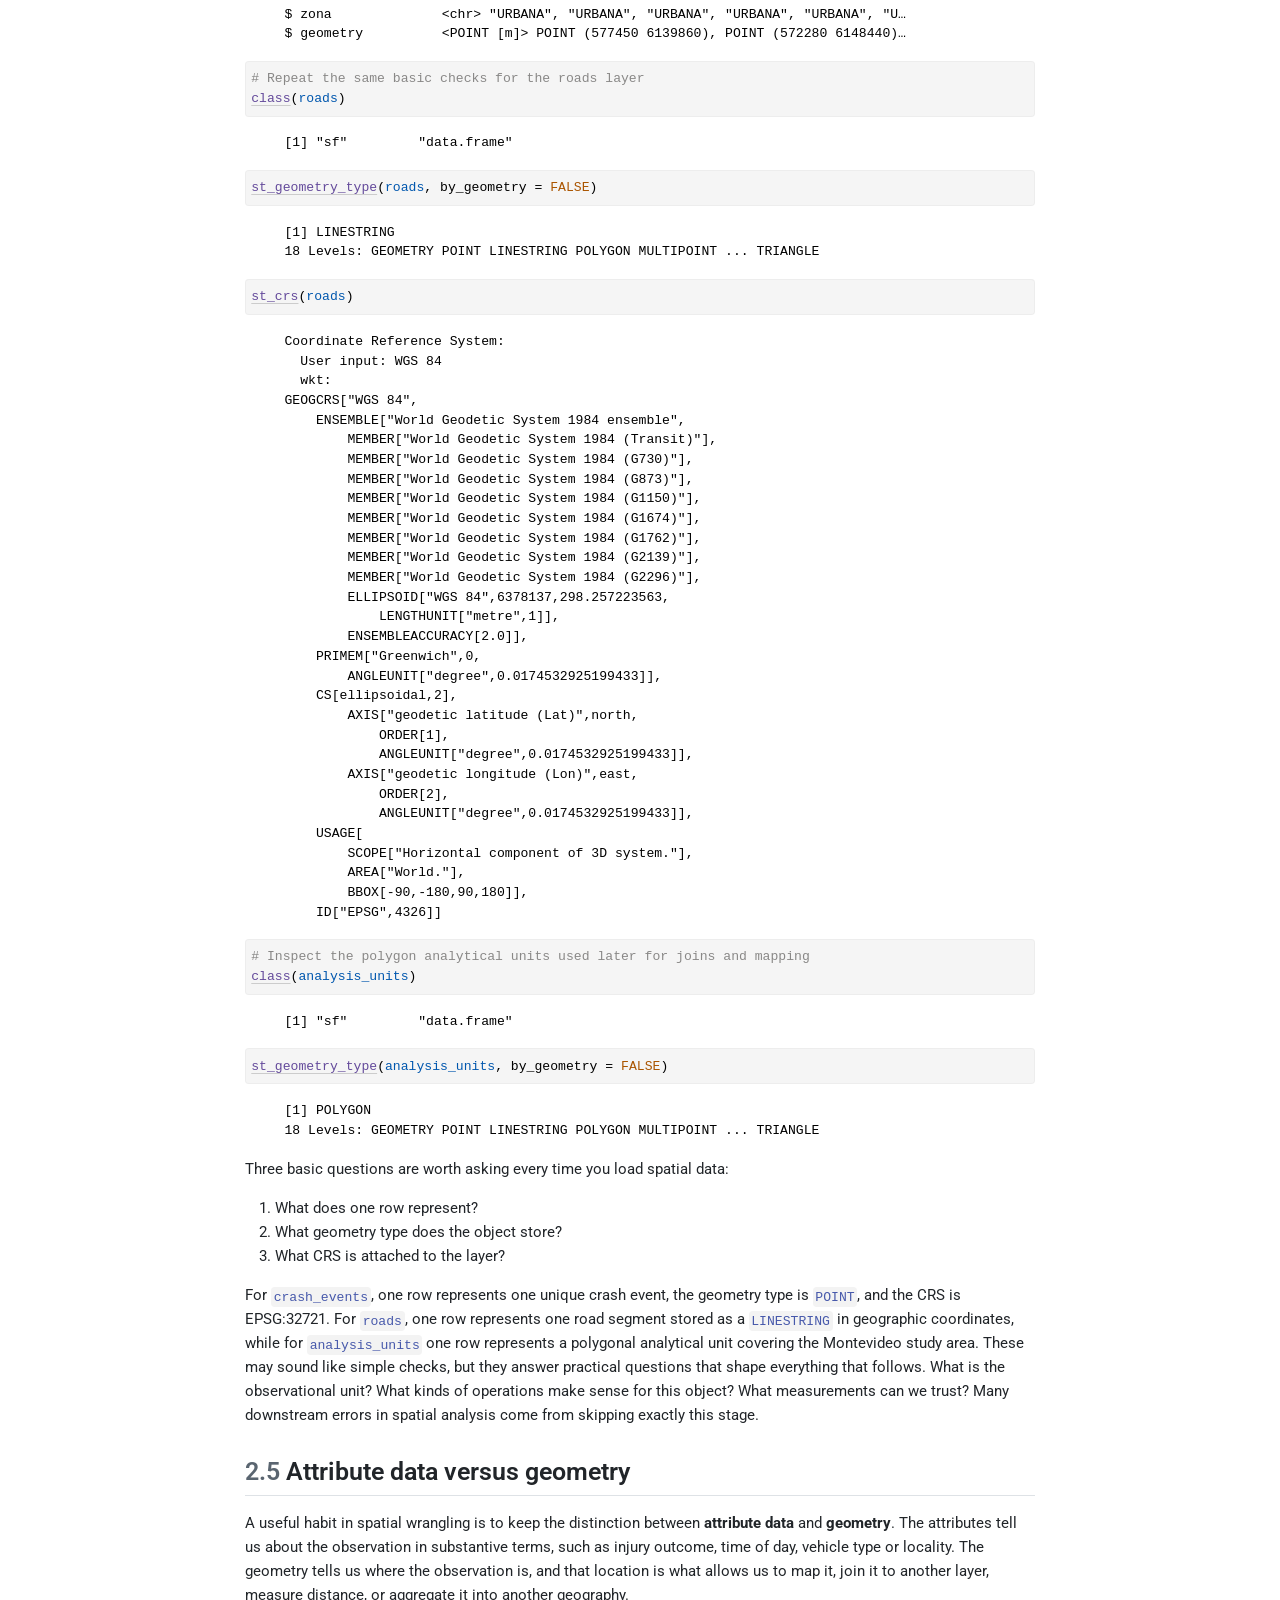
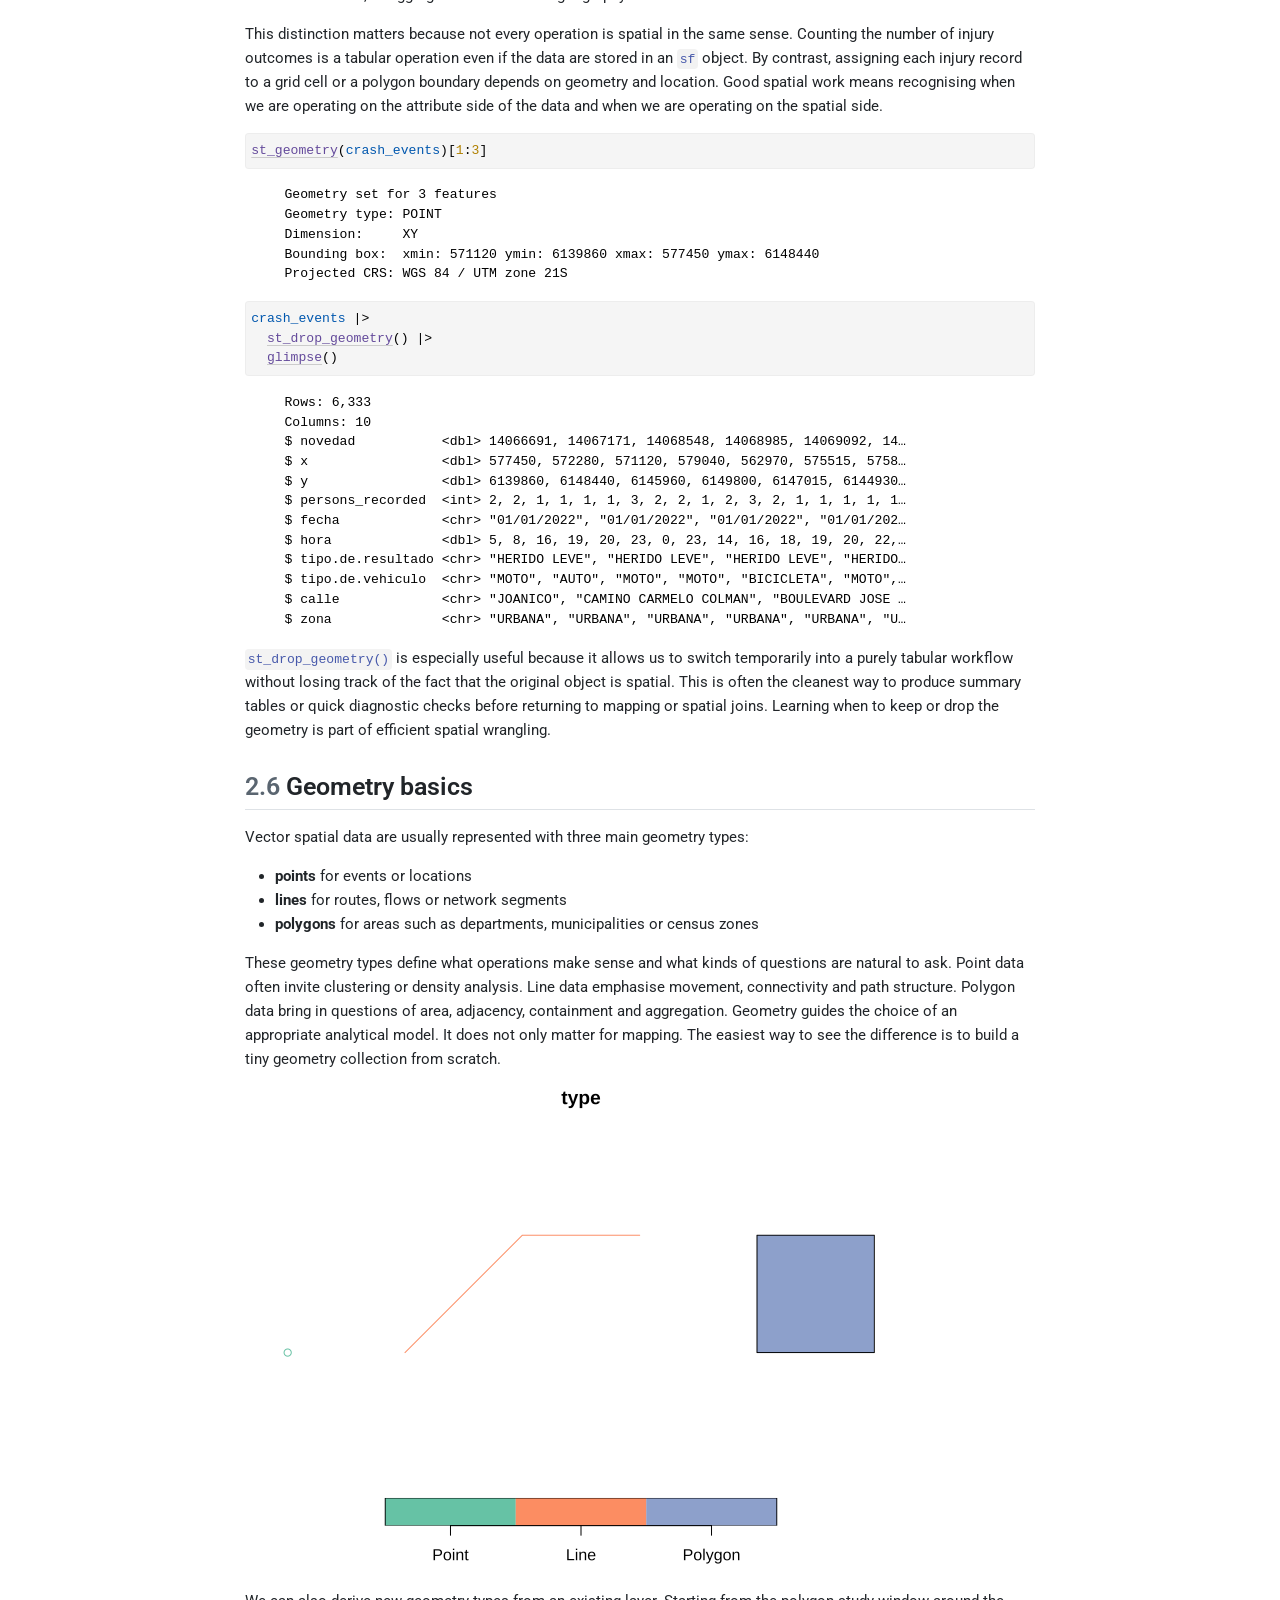
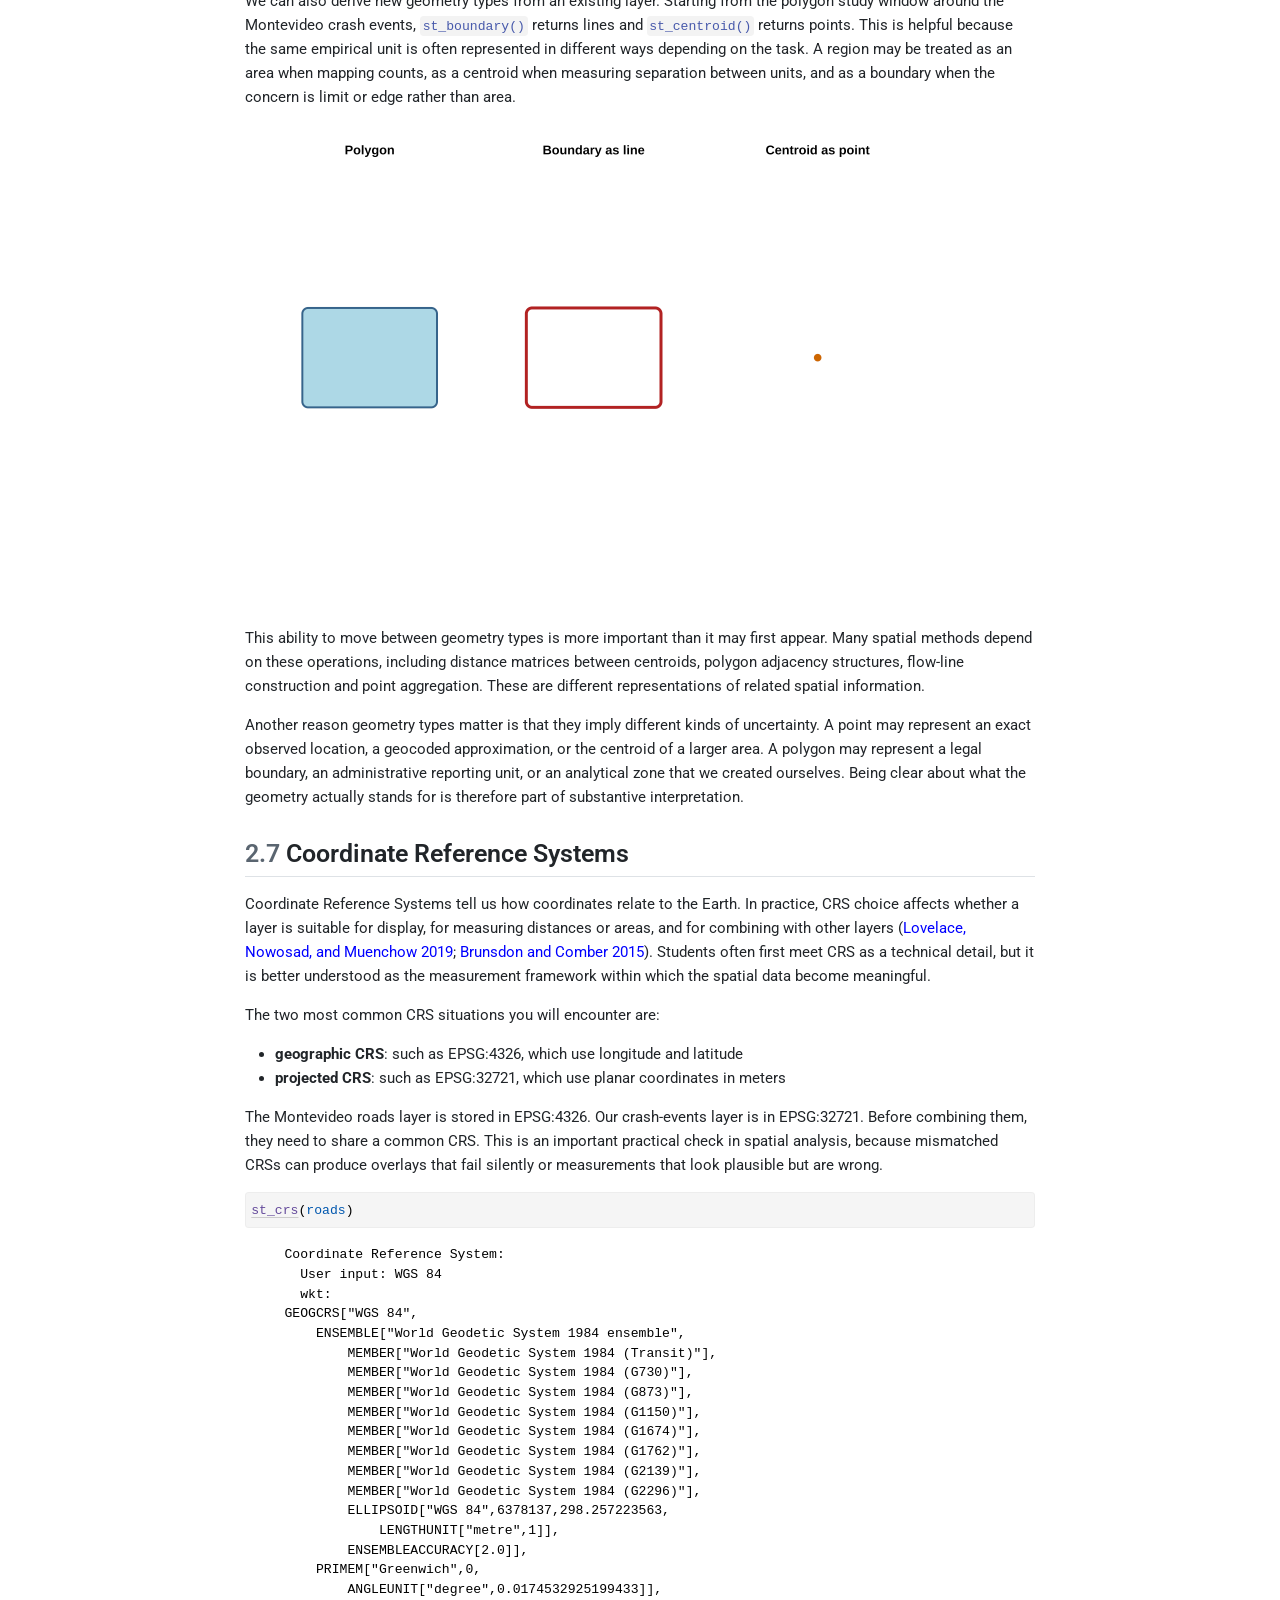
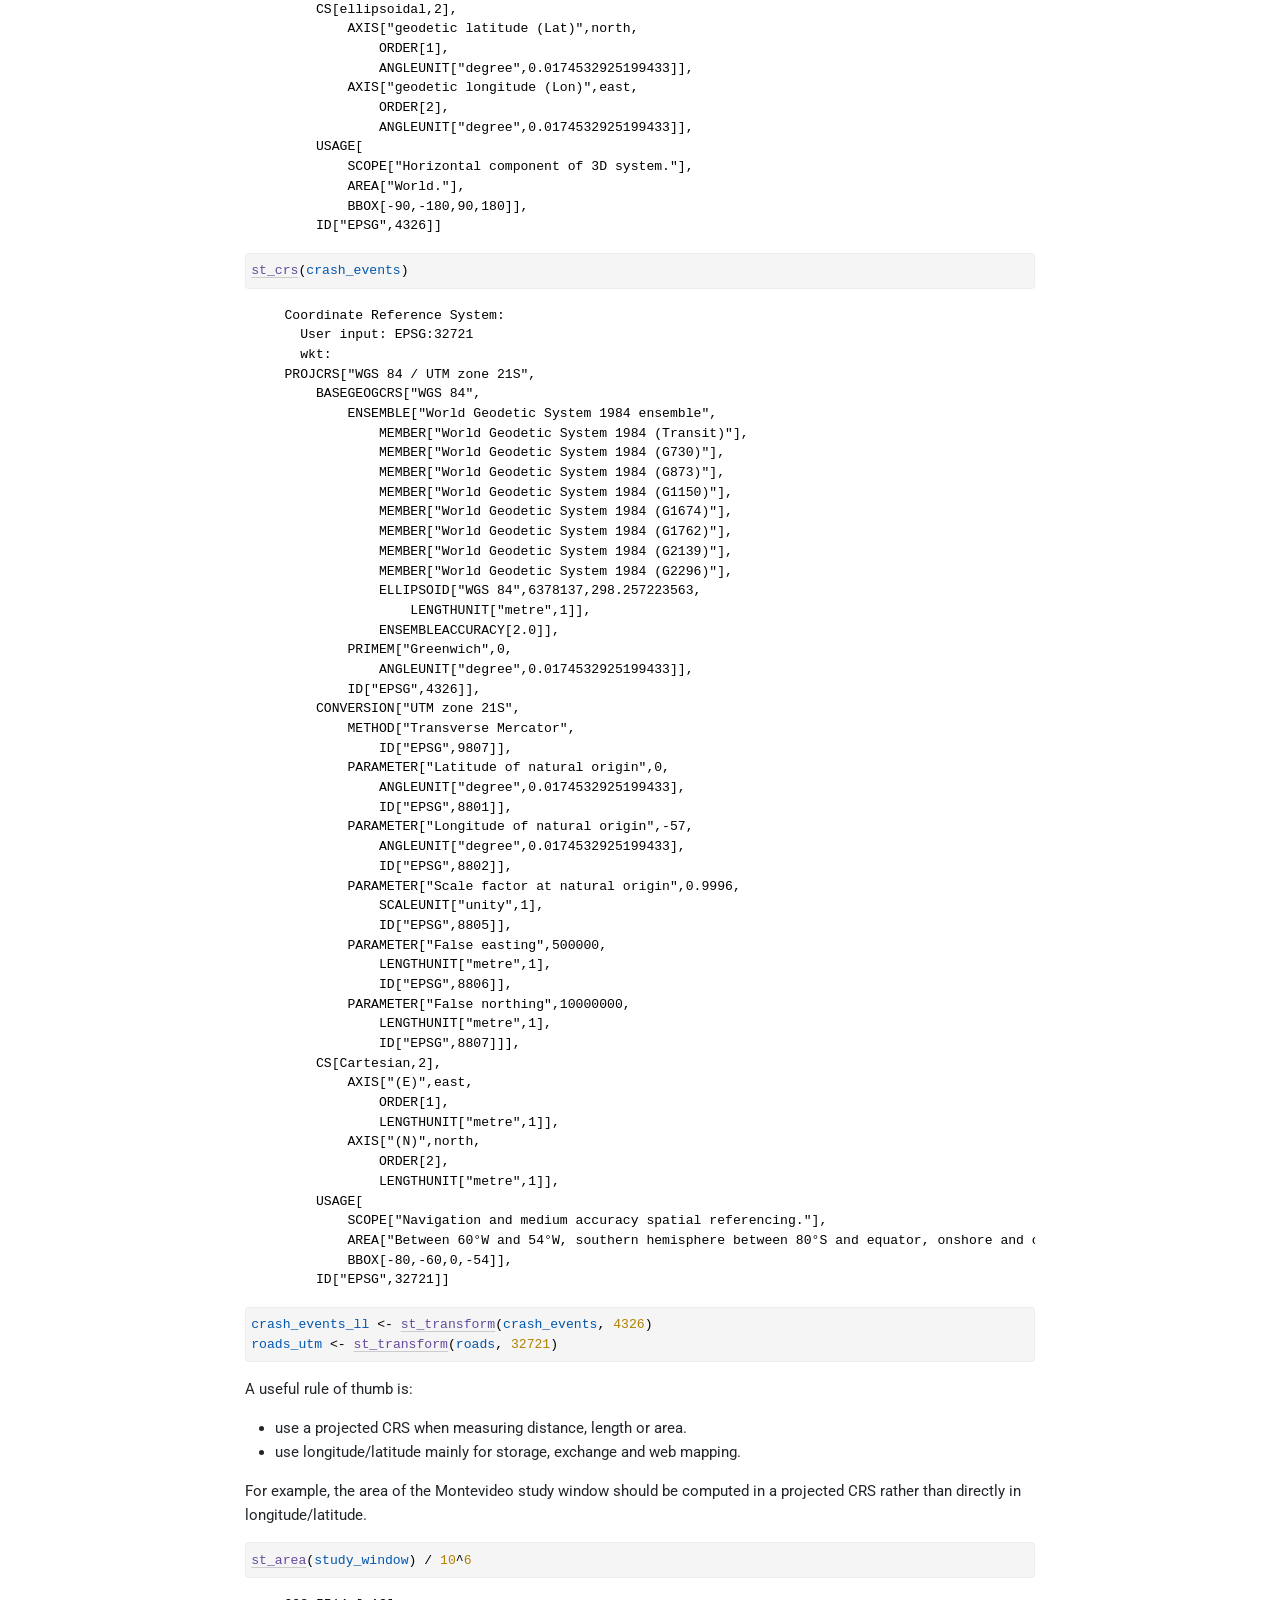
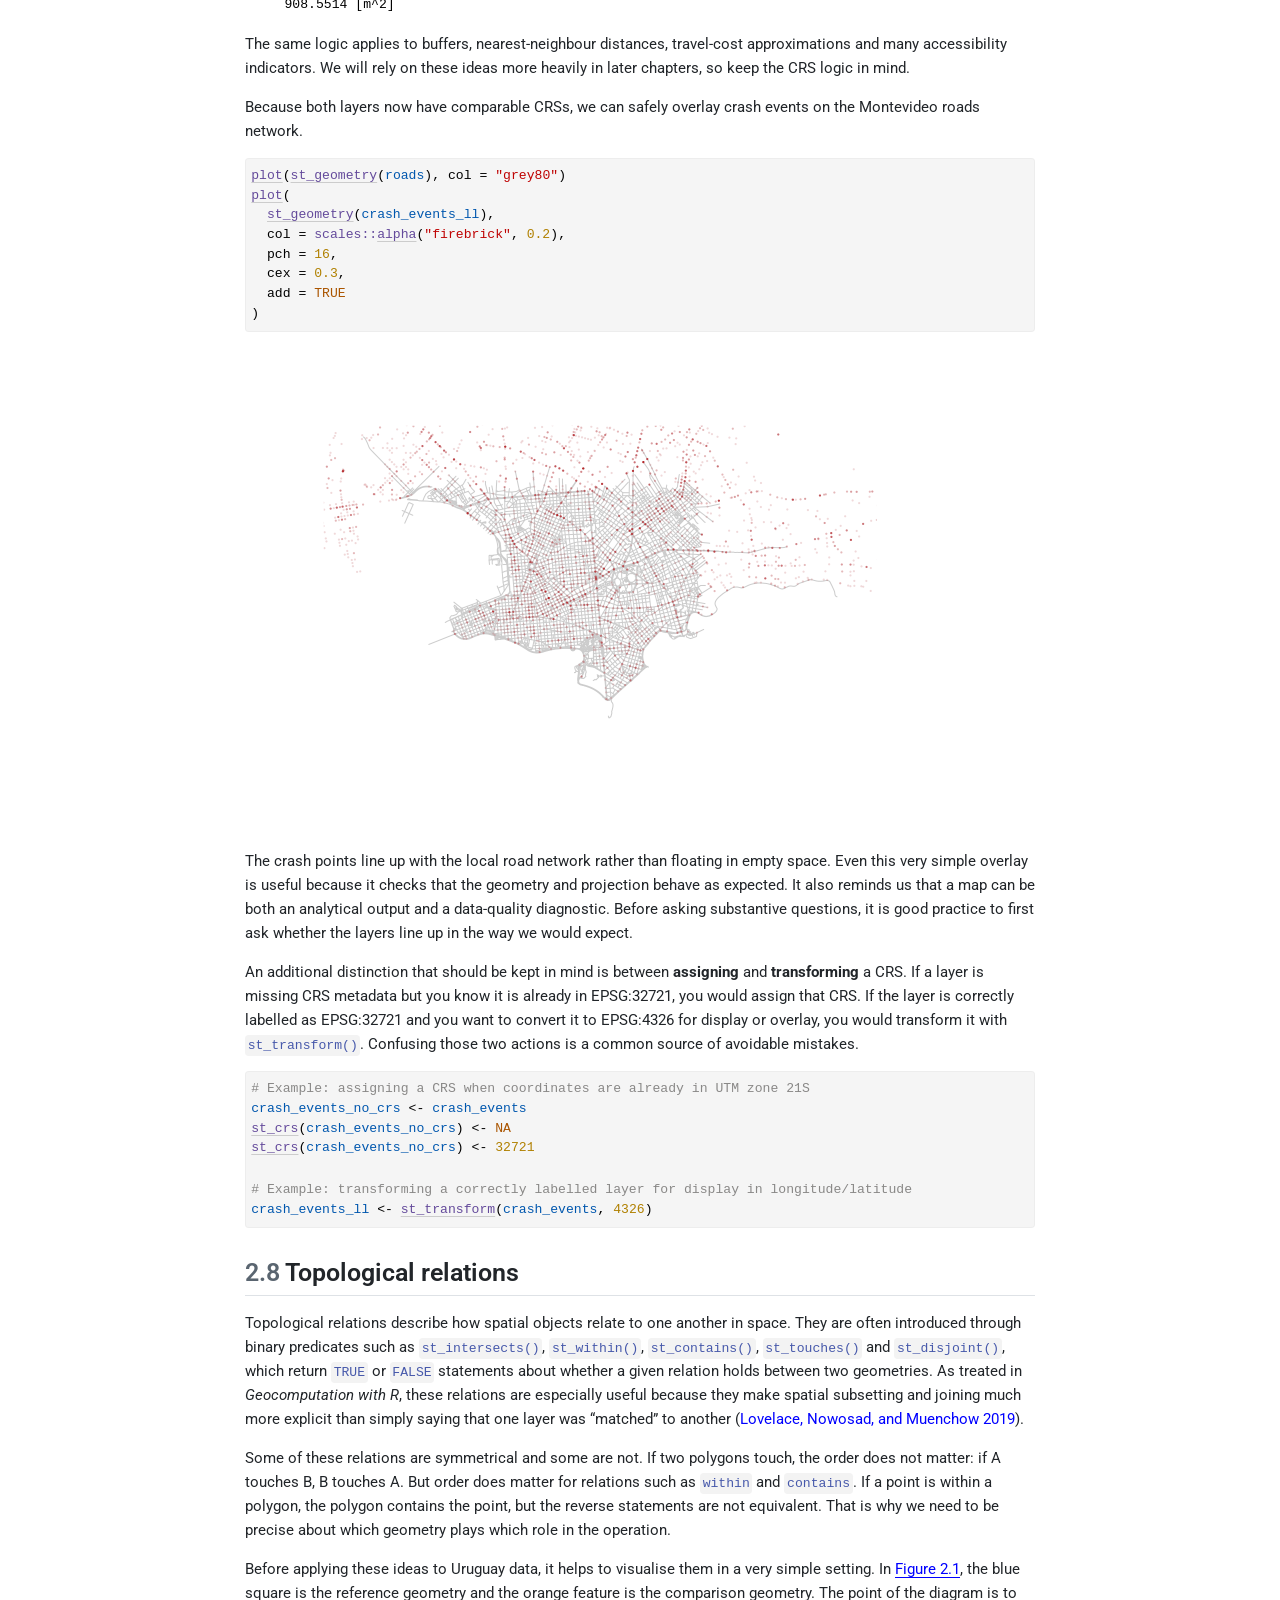
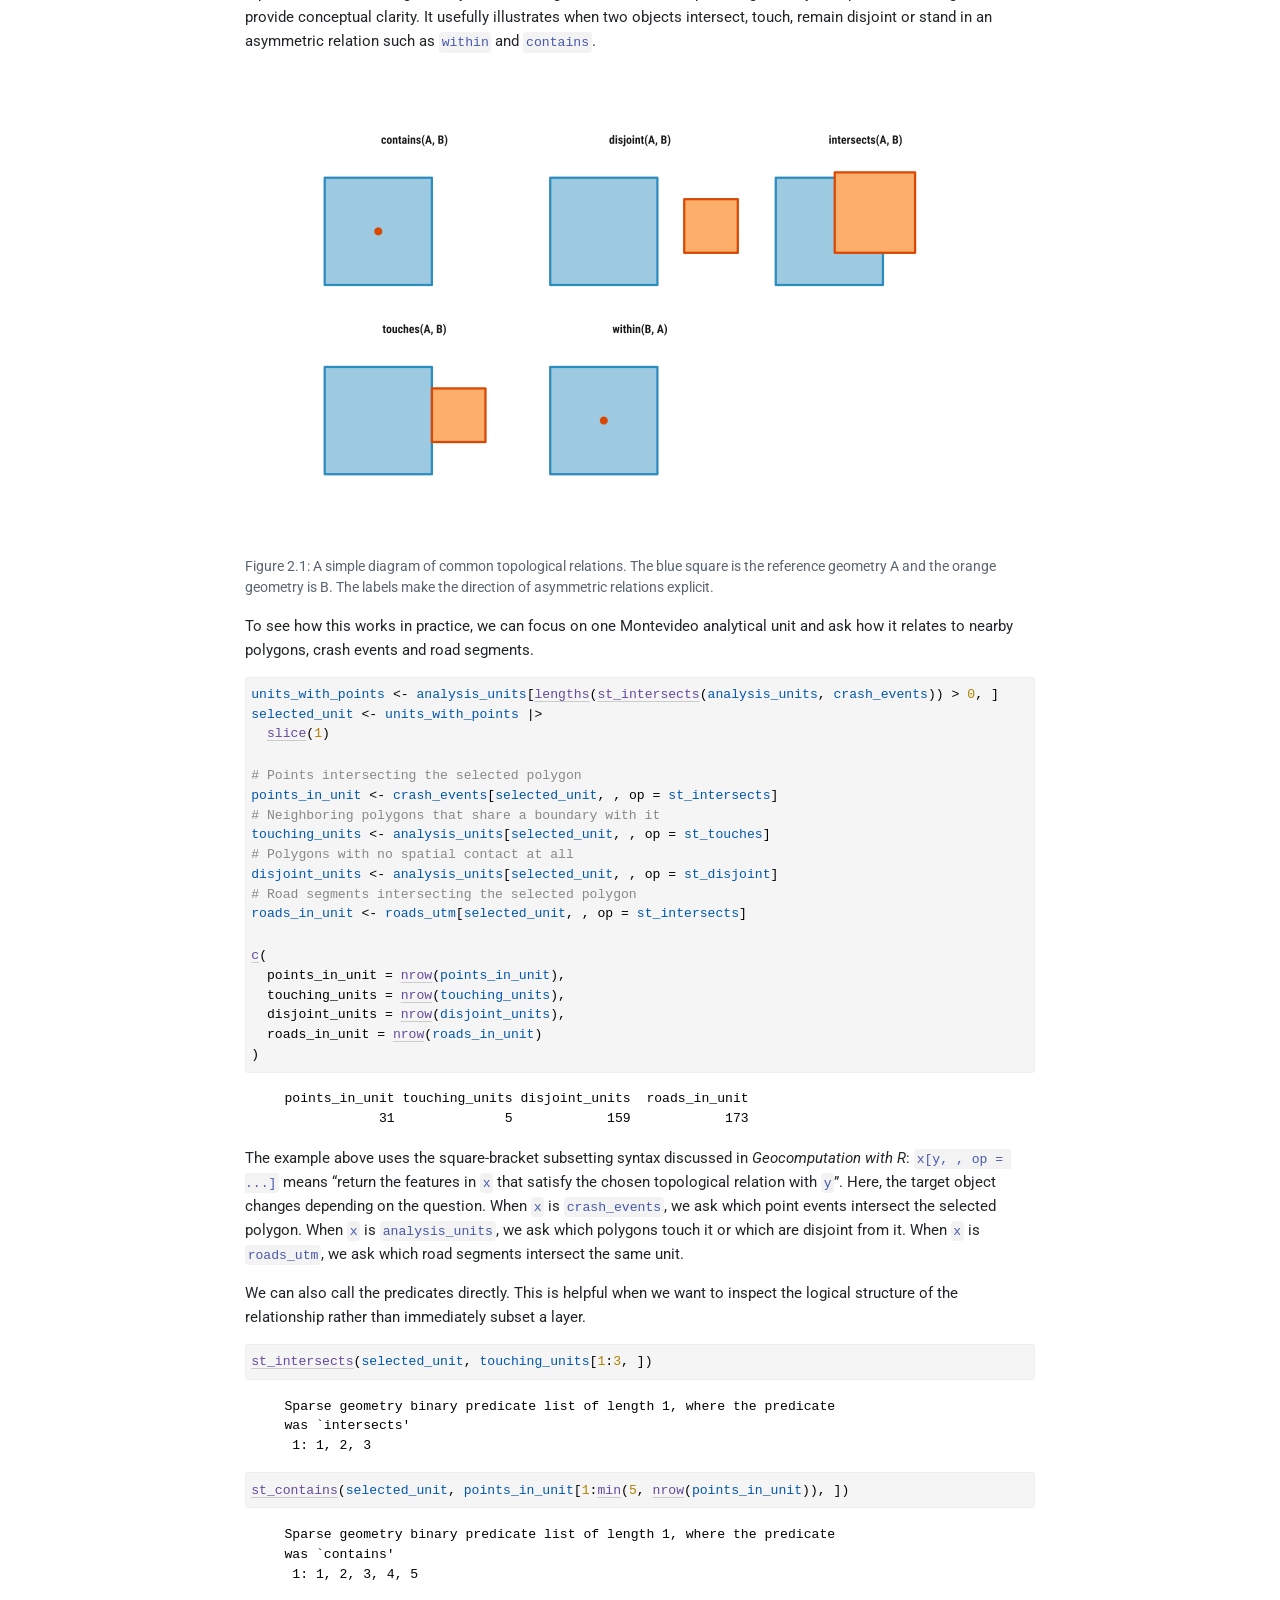
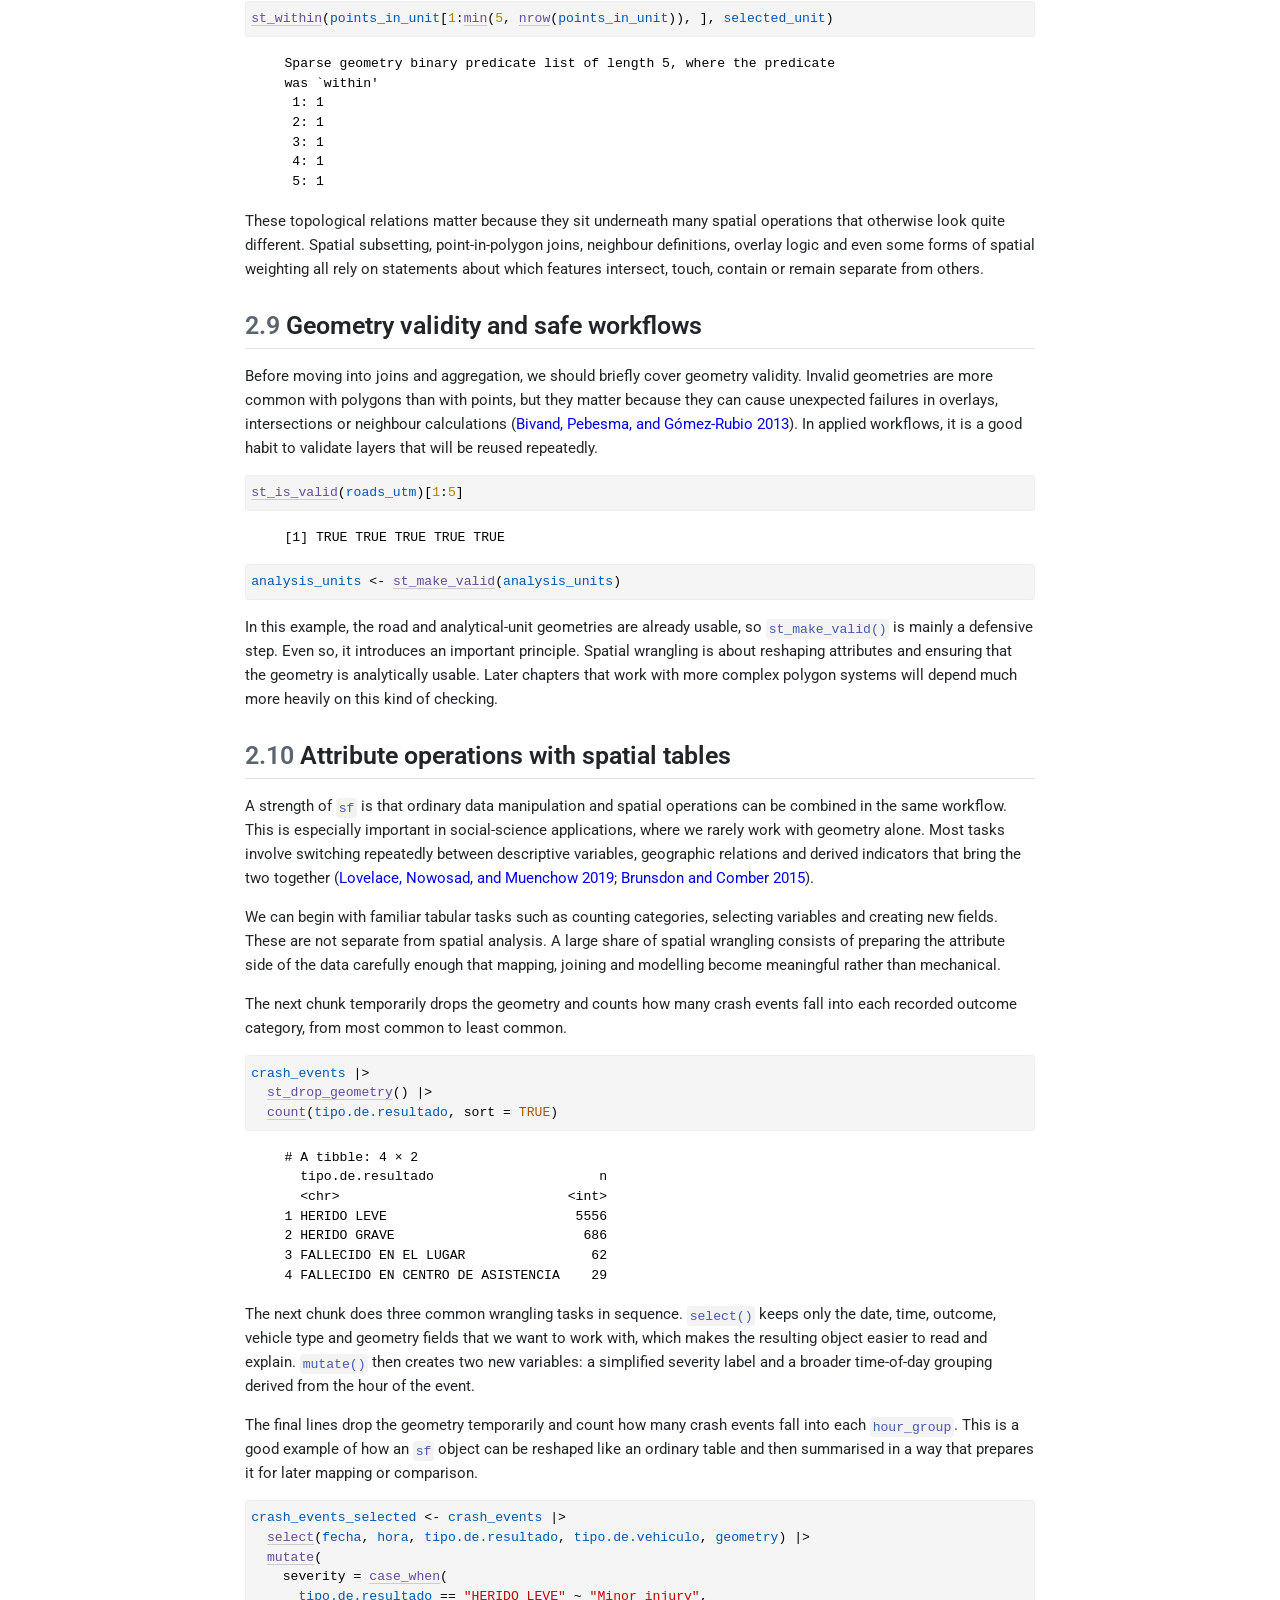
<file: docs/02-spatial-data-wrangling.html>
<!DOCTYPE html>
<html xmlns="http://www.w3.org/1999/xhtml" lang="en" xml:lang="en"><head>
<meta http-equiv="Content-Type" content="text/html; charset=UTF-8">
<meta charset="utf-8">
<meta name="generator" content="quarto-1.8.26">
<meta name="viewport" content="width=device-width, initial-scale=1.0, user-scalable=yes">
<title>2&nbsp; Spatial data wrangling – Spatial Data Modelling for Social Scientists</title>
<style>
code{white-space: pre-wrap;}
span.smallcaps{font-variant: small-caps;}
div.columns{display: flex; gap: min(4vw, 1.5em);}
div.column{flex: auto; overflow-x: auto;}
div.hanging-indent{margin-left: 1.5em; text-indent: -1.5em;}
ul.task-list{list-style: none;}
ul.task-list li input[type="checkbox"] {
  width: 0.8em;
  margin: 0 0.8em 0.2em -1em; /* quarto-specific, see https://github.com/quarto-dev/quarto-cli/issues/4556 */ 
  vertical-align: middle;
}
/* CSS for syntax highlighting */
html { -webkit-text-size-adjust: 100%; }
pre > code.sourceCode { white-space: pre; position: relative; }
pre > code.sourceCode > span { display: inline-block; line-height: 1.25; }
pre > code.sourceCode > span:empty { height: 1.2em; }
.sourceCode { overflow: visible; }
code.sourceCode > span { color: inherit; text-decoration: inherit; }
div.sourceCode { margin: 1em 0; }
pre.sourceCode { margin: 0; }
@media screen {
div.sourceCode { overflow: auto; }
}
@media print {
pre > code.sourceCode { white-space: pre-wrap; }
pre > code.sourceCode > span { text-indent: -5em; padding-left: 5em; }
}
pre.numberSource code
  { counter-reset: source-line 0; }
pre.numberSource code > span
  { position: relative; left: -4em; counter-increment: source-line; }
pre.numberSource code > span > a:first-child::before
  { content: counter(source-line);
    position: relative; left: -1em; text-align: right; vertical-align: baseline;
    border: none; display: inline-block;
    -webkit-touch-callout: none; -webkit-user-select: none;
    -khtml-user-select: none; -moz-user-select: none;
    -ms-user-select: none; user-select: none;
    padding: 0 4px; width: 4em;
  }
pre.numberSource { margin-left: 3em;  padding-left: 4px; }
div.sourceCode
  {   }
@media screen {
pre > code.sourceCode > span > a:first-child::before { text-decoration: underline; }
}
/* CSS for citations */
div.csl-bib-body { }
div.csl-entry {
  clear: both;
  margin-bottom: 0em;
}
.hanging-indent div.csl-entry {
  margin-left:2em;
  text-indent:-2em;
}
div.csl-left-margin {
  min-width:2em;
  float:left;
}
div.csl-right-inline {
  margin-left:2em;
  padding-left:1em;
}
div.csl-indent {
  margin-left: 2em;
}</style>

<script src="site_libs/quarto-nav/quarto-nav.js"></script>
<script src="site_libs/quarto-nav/headroom.min.js"></script>
<script src="site_libs/clipboard/clipboard.min.js"></script>
<script src="site_libs/quarto-search/autocomplete.umd.js"></script>
<script src="site_libs/quarto-search/fuse.min.js"></script>
<script src="site_libs/quarto-search/quarto-search.js"></script>
<meta name="quarto:offset" content="./">
<link href="./03-points.html" rel="next">
<link href="./01-embedding-space.html" rel="prev">
<link href="./figs/cover/uruguay-course-logo.ico" rel="icon">
<script src="site_libs/quarto-html/quarto.js" type="module"></script>
<script src="site_libs/quarto-html/tabsets/tabsets.js" type="module"></script>
<script src="site_libs/quarto-html/axe/axe-check.js" type="module"></script>
<script src="site_libs/quarto-html/popper.min.js"></script>
<script src="site_libs/quarto-html/tippy.umd.min.js"></script>
<script src="site_libs/quarto-html/anchor.min.js"></script>
<link href="site_libs/quarto-html/tippy.css" rel="stylesheet">
<link href="site_libs/quarto-html/quarto-syntax-highlighting-3d62d204ba1604a696ce2d8f1e6896bb.css" rel="stylesheet" id="quarto-text-highlighting-styles">
<script src="site_libs/bootstrap/bootstrap.min.js"></script>
<link href="site_libs/bootstrap/bootstrap-icons.css" rel="stylesheet">
<link href="site_libs/bootstrap/bootstrap-e101a6dc663a546a5e09aa12163449fe.min.css" rel="stylesheet" append-hash="true" id="quarto-bootstrap" data-mode="light"><script id="quarto-search-options" type="application/json">{
  "location": "sidebar",
  "copy-button": false,
  "collapse-after": 3,
  "panel-placement": "start",
  "type": "textbox",
  "limit": 50,
  "keyboard-shortcut": [
    "f",
    "/",
    "s"
  ],
  "show-item-context": false,
  "language": {
    "search-no-results-text": "No results",
    "search-matching-documents-text": "matching documents",
    "search-copy-link-title": "Copy link to search",
    "search-hide-matches-text": "Hide additional matches",
    "search-more-match-text": "more match in this document",
    "search-more-matches-text": "more matches in this document",
    "search-clear-button-title": "Clear",
    "search-text-placeholder": "",
    "search-detached-cancel-button-title": "Cancel",
    "search-submit-button-title": "Submit",
    "search-label": "Search"
  }
}</script><style>html{ scroll-behavior: smooth; }</style>
<meta name="twitter:title" content="2&nbsp; Spatial data wrangling – Spatial Data Modelling for Social Scientists">
<meta name="twitter:description" content="">
<meta name="twitter:image" content="02-spatial-data-wrangling_files/figure-html/unnamed-chunk-8-1.png">
<meta name="twitter:creator" content="fcorowe">
<meta name="twitter:card" content="summary_large_image">
</head>
<body class="nav-sidebar docked quarto-light">

<div id="quarto-search-results"></div>
  <header id="quarto-header" class="headroom fixed-top"><nav class="quarto-secondary-nav"><div class="container-fluid d-flex">
      <button type="button" class="quarto-btn-toggle btn" data-bs-toggle="collapse" role="button" data-bs-target=".quarto-sidebar-collapse-item" aria-controls="quarto-sidebar" aria-expanded="false" aria-label="Toggle sidebar navigation" onclick="if (window.quartoToggleHeadroom) { window.quartoToggleHeadroom(); }">
        <i class="bi bi-layout-text-sidebar-reverse"></i>
      </button>
        <nav class="quarto-page-breadcrumbs" aria-label="breadcrumb"><ol class="breadcrumb"><li class="breadcrumb-item"><a href="./01-embedding-space.html">Part I</a></li><li class="breadcrumb-item"><a href="./02-spatial-data-wrangling.html"><span class="chapter-number">2</span>&nbsp; <span class="chapter-title">Spatial data wrangling</span></a></li></ol></nav>
        <a class="flex-grow-1" role="navigation" data-bs-toggle="collapse" data-bs-target=".quarto-sidebar-collapse-item" aria-controls="quarto-sidebar" aria-expanded="false" aria-label="Toggle sidebar navigation" onclick="if (window.quartoToggleHeadroom) { window.quartoToggleHeadroom(); }">      
        </a>
      <button type="button" class="btn quarto-search-button" aria-label="Search" onclick="window.quartoOpenSearch();">
        <i class="bi bi-search"></i>
      </button>
    </div>
  </nav></header><!-- content --><div id="quarto-content" class="quarto-container page-columns page-rows-contents page-layout-article">
<!-- sidebar -->
  <nav id="quarto-sidebar" class="sidebar collapse collapse-horizontal quarto-sidebar-collapse-item sidebar-navigation docked overflow-auto"><div class="pt-lg-2 mt-2 text-left sidebar-header">
    <div class="sidebar-title mb-0 py-0">
      <a href="./">Spatial Data Modelling for Social Scientists</a> 
        <div class="sidebar-tools-main tools-wide">
    <a href="https://github.com/fcorowe/smds_uruguay" title="Source Code" class="quarto-navigation-tool px-1" aria-label="Source Code"><i class="bi bi-github"></i></a>
    <div class="dropdown">
      <a href="" title="Share" id="quarto-navigation-tool-dropdown-0" class="quarto-navigation-tool dropdown-toggle px-1" data-bs-toggle="dropdown" aria-expanded="false" role="link" aria-label="Share"><i class="bi bi-share"></i></a>
      <ul class="dropdown-menu" aria-labelledby="quarto-navigation-tool-dropdown-0">
<li>
            <a class="dropdown-item sidebar-tools-main-item" href="https://twitter.com/intent/tweet?url=|url|">
              <i class="bi bi-twitter pe-1"></i>
            Twitter
            </a>
          </li>
          <li>
            <a class="dropdown-item sidebar-tools-main-item" href="https://www.facebook.com/sharer/sharer.php?u=|url|">
              <i class="bi bi-facebook pe-1"></i>
            Facebook
            </a>
          </li>
      </ul>
</div>
  <a href="" class="quarto-reader-toggle quarto-navigation-tool px-1" onclick="window.quartoToggleReader(); return false;" title="Toggle reader mode">
  <div class="quarto-reader-toggle-btn">
  <i class="bi"></i>
  </div>
</a>
</div>
    </div>
      </div>
        <div class="mt-2 flex-shrink-0 align-items-center">
        <div class="sidebar-search">
        <div id="quarto-search" class="" title="Search"></div>
        </div>
        </div>
    <div class="sidebar-menu-container"> 
    <ul class="list-unstyled mt-1">
<li class="sidebar-item">
  <div class="sidebar-item-container"> 
  <a href="./index.html" class="sidebar-item-text sidebar-link">
 <span class="menu-text">Welcome</span></a>
  </div>
</li>
        <li class="sidebar-item">
  <div class="sidebar-item-container"> 
  <a href="./course-overview.html" class="sidebar-item-text sidebar-link">
 <span class="menu-text">Course Overview</span></a>
  </div>
</li>
        <li class="sidebar-item">
  <div class="sidebar-item-container"> 
  <a href="./assessment.html" class="sidebar-item-text sidebar-link">
 <span class="menu-text">Assessment</span></a>
  </div>
</li>
        <li class="sidebar-item sidebar-item-section">
      <div class="sidebar-item-container"> 
            <a class="sidebar-item-text sidebar-link text-start" data-bs-toggle="collapse" data-bs-target="#quarto-sidebar-section-1" role="navigation" aria-expanded="true">
 <span class="menu-text">Part I</span></a>
          <a class="sidebar-item-toggle text-start" data-bs-toggle="collapse" data-bs-target="#quarto-sidebar-section-1" role="navigation" aria-expanded="true" aria-label="Toggle section">
            <i class="bi bi-chevron-right ms-2"></i>
          </a> 
      </div>
      <ul id="quarto-sidebar-section-1" class="collapse list-unstyled sidebar-section depth1 show">
<li class="sidebar-item">
  <div class="sidebar-item-container"> 
  <a href="./01-embedding-space.html" class="sidebar-item-text sidebar-link">
 <span class="menu-text"><span class="chapter-number">1</span>&nbsp; <span class="chapter-title">Embedding space</span></span></a>
  </div>
</li>
          <li class="sidebar-item">
  <div class="sidebar-item-container"> 
  <a href="./02-spatial-data-wrangling.html" class="sidebar-item-text sidebar-link active">
 <span class="menu-text"><span class="chapter-number">2</span>&nbsp; <span class="chapter-title">Spatial data wrangling</span></span></a>
  </div>
</li>
      </ul>
</li>
        <li class="sidebar-item sidebar-item-section">
      <div class="sidebar-item-container"> 
            <a class="sidebar-item-text sidebar-link text-start" data-bs-toggle="collapse" data-bs-target="#quarto-sidebar-section-2" role="navigation" aria-expanded="true">
 <span class="menu-text">Part II</span></a>
          <a class="sidebar-item-toggle text-start" data-bs-toggle="collapse" data-bs-target="#quarto-sidebar-section-2" role="navigation" aria-expanded="true" aria-label="Toggle section">
            <i class="bi bi-chevron-right ms-2"></i>
          </a> 
      </div>
      <ul id="quarto-sidebar-section-2" class="collapse list-unstyled sidebar-section depth1 show">
<li class="sidebar-item">
  <div class="sidebar-item-container"> 
  <a href="./03-points.html" class="sidebar-item-text sidebar-link">
 <span class="menu-text"><span class="chapter-number">3</span>&nbsp; <span class="chapter-title">Point Patterns</span></span></a>
  </div>
</li>
          <li class="sidebar-item">
  <div class="sidebar-item-container"> 
  <a href="./04-spatial-interaction-model.html" class="sidebar-item-text sidebar-link">
 <span class="menu-text"><span class="chapter-number">4</span>&nbsp; <span class="chapter-title">Spatial Interaction Modelling</span></span></a>
  </div>
</li>
      </ul>
</li>
        <li class="sidebar-item sidebar-item-section">
      <div class="sidebar-item-container"> 
            <a class="sidebar-item-text sidebar-link text-start" data-bs-toggle="collapse" data-bs-target="#quarto-sidebar-section-3" role="navigation" aria-expanded="true">
 <span class="menu-text">Part III</span></a>
          <a class="sidebar-item-toggle text-start" data-bs-toggle="collapse" data-bs-target="#quarto-sidebar-section-3" role="navigation" aria-expanded="true" aria-label="Toggle section">
            <i class="bi bi-chevron-right ms-2"></i>
          </a> 
      </div>
      <ul id="quarto-sidebar-section-3" class="collapse list-unstyled sidebar-section depth1 show">
<li class="sidebar-item">
  <div class="sidebar-item-container"> 
  <a href="./05-spatial-dependence.html" class="sidebar-item-text sidebar-link">
 <span class="menu-text"><span class="chapter-number">5</span>&nbsp; <span class="chapter-title">Spatial Dependence</span></span></a>
  </div>
</li>
          <li class="sidebar-item">
  <div class="sidebar-item-container"> 
  <a href="./06-spatial-heterogeneity.html" class="sidebar-item-text sidebar-link">
 <span class="menu-text"><span class="chapter-number">6</span>&nbsp; <span class="chapter-title">Spatial Heterogeneity</span></span></a>
  </div>
</li>
      </ul>
</li>
        <li class="sidebar-item">
  <div class="sidebar-item-container"> 
  <a href="./data.html" class="sidebar-item-text sidebar-link">
 <span class="menu-text">Datasets</span></a>
  </div>
</li>
        <li class="sidebar-item">
  <div class="sidebar-item-container"> 
  <a href="./references.html" class="sidebar-item-text sidebar-link">
 <span class="menu-text">References</span></a>
  </div>
</li>
    </ul>
</div>
</nav><div id="quarto-sidebar-glass" class="quarto-sidebar-collapse-item" data-bs-toggle="collapse" data-bs-target=".quarto-sidebar-collapse-item"></div>
<!-- margin-sidebar -->
    <div id="quarto-margin-sidebar" class="sidebar margin-sidebar">
        <nav id="TOC" role="doc-toc" class="toc-active"><h2 id="toc-title">Table of contents</h2>
   
  <ul>
<li><a href="#dependencies" id="toc-dependencies" class="nav-link active" data-scroll-target="#dependencies"><span class="header-section-number">2.1</span> Dependencies</a></li>
  <li><a href="#the-spatial-stack" id="toc-the-spatial-stack" class="nav-link" data-scroll-target="#the-spatial-stack"><span class="header-section-number">2.2</span> The spatial stack</a></li>
  <li><a href="#reading-spatial-data" id="toc-reading-spatial-data" class="nav-link" data-scroll-target="#reading-spatial-data"><span class="header-section-number">2.3</span> Reading spatial data</a></li>
  <li><a href="#reading-and-inspecting-spatial-data" id="toc-reading-and-inspecting-spatial-data" class="nav-link" data-scroll-target="#reading-and-inspecting-spatial-data"><span class="header-section-number">2.4</span> Reading and inspecting spatial data</a></li>
  <li><a href="#attribute-data-versus-geometry" id="toc-attribute-data-versus-geometry" class="nav-link" data-scroll-target="#attribute-data-versus-geometry"><span class="header-section-number">2.5</span> Attribute data versus geometry</a></li>
  <li><a href="#geometry-basics" id="toc-geometry-basics" class="nav-link" data-scroll-target="#geometry-basics"><span class="header-section-number">2.6</span> Geometry basics</a></li>
  <li><a href="#coordinate-reference-systems" id="toc-coordinate-reference-systems" class="nav-link" data-scroll-target="#coordinate-reference-systems"><span class="header-section-number">2.7</span> Coordinate Reference Systems</a></li>
  <li><a href="#topological-relations" id="toc-topological-relations" class="nav-link" data-scroll-target="#topological-relations"><span class="header-section-number">2.8</span> Topological relations</a></li>
  <li><a href="#geometry-validity-and-safe-workflows" id="toc-geometry-validity-and-safe-workflows" class="nav-link" data-scroll-target="#geometry-validity-and-safe-workflows"><span class="header-section-number">2.9</span> Geometry validity and safe workflows</a></li>
  <li><a href="#attribute-operations-with-spatial-tables" id="toc-attribute-operations-with-spatial-tables" class="nav-link" data-scroll-target="#attribute-operations-with-spatial-tables"><span class="header-section-number">2.10</span> Attribute operations with spatial tables</a></li>
  <li><a href="#basic-spatial-operations" id="toc-basic-spatial-operations" class="nav-link" data-scroll-target="#basic-spatial-operations"><span class="header-section-number">2.11</span> Basic spatial operations</a></li>
  <li>
<a href="#spatial-data-mapping" id="toc-spatial-data-mapping" class="nav-link" data-scroll-target="#spatial-data-mapping"><span class="header-section-number">2.12</span> Spatial data mapping</a>
  <ul class="collapse">
<li><a href="#a-quick-base-plot" id="toc-a-quick-base-plot" class="nav-link" data-scroll-target="#a-quick-base-plot"><span class="header-section-number">2.12.1</span> A quick base plot</a></li>
  <li><a href="#a-thematic-map-with-tmap" id="toc-a-thematic-map-with-tmap" class="nav-link" data-scroll-target="#a-thematic-map-with-tmap"><span class="header-section-number">2.12.2</span> A thematic map with <code>tmap</code></a></li>
  <li><a href="#a-customised-map-with-ggplot2" id="toc-a-customised-map-with-ggplot2" class="nav-link" data-scroll-target="#a-customised-map-with-ggplot2"><span class="header-section-number">2.12.3</span> A customised map with <code>ggplot2</code></a></li>
  </ul>
</li>
  <li><a href="#recap" id="toc-recap" class="nav-link" data-scroll-target="#recap"><span class="header-section-number">2.13</span> Recap</a></li>
  <li><a href="#tasks" id="toc-tasks" class="nav-link" data-scroll-target="#tasks"><span class="header-section-number">2.14</span> Tasks</a></li>
  </ul><div class="toc-actions"><ul><li><a href="https://github.com/fcorowe/smds_uruguay/edit/main/02-spatial-data-wrangling.qmd" class="toc-action"><i class="bi bi-github"></i>Edit this page</a></li><li><a href="https://github.com/fcorowe/smds_uruguay/issues/new" class="toc-action"><i class="bi empty"></i>Report an issue</a></li><li><a href="https://github.com/fcorowe/smds_uruguay/blob/main/02-spatial-data-wrangling.qmd" class="toc-action"><i class="bi empty"></i>View source</a></li></ul></div></nav>
    </div>
<!-- main -->
<main class="content" id="quarto-document-content"><header id="title-block-header" class="quarto-title-block default"><nav class="quarto-page-breadcrumbs quarto-title-breadcrumbs d-none d-lg-block" aria-label="breadcrumb"><ol class="breadcrumb"><li class="breadcrumb-item"><a href="./01-embedding-space.html">Part I</a></li><li class="breadcrumb-item"><a href="./02-spatial-data-wrangling.html"><span class="chapter-number">2</span>&nbsp; <span class="chapter-title">Spatial data wrangling</span></a></li></ol></nav><div class="quarto-title">
<div class="quarto-title-block"><div><h1 class="title">
<span class="chapter-number">2</span>&nbsp; <span class="chapter-title">Spatial data wrangling</span>
</h1><button type="button" class="btn code-tools-button" id="quarto-code-tools-source"><i class="bi"></i> Code</button></div></div>
</div>



<div class="quarto-title-meta">

    
  
    
  </div>
  


</header><p>This chapter introduces the core practical skills needed to work with spatial data in <code>R</code>. The emphasis is on spatial data rather than on general <code>R</code> basics: geometry, coordinate reference systems, the relationship between attributes and location, and the spatial operations that support later modelling work <span class="citation" data-cites="lovelace2019 comber2015">(<a href="references.html#ref-lovelace2019" role="doc-biblioref">Lovelace, Nowosad, and Muenchow 2019</a>; <a href="references.html#ref-comber2015" role="doc-biblioref">Brunsdon and Comber 2015</a>)</span>. These concepts shape the patterns we can see, provide measurements we can trust, and how confidently we can interpret the outputs of our analyses.</p>
<p>The chapter is structured as follows. We begin with the concept of simple features and why they matter. Then we move through geometry types, Coordinate Reference Systems (CRS), attribute wrangling, topological relations, spatial joins and aggregation before moving on to map making. We use traffic injury records for Montevideo. We will work with both point and line geometries, cover projection changes, topological relations, join, and mapping these data.</p>
<section id="dependencies" class="level2" data-number="2.1"><h2 data-number="2.1" class="anchored" data-anchor-id="dependencies">
<span class="header-section-number">2.1</span> Dependencies</h2>
<div class="cell">
<div class="code-copy-outer-scaffold"><div class="sourceCode" id="cb1"><pre class="downlit sourceCode r code-with-copy"><code class="sourceCode R"><span><span class="kw"><a href="https://rdrr.io/r/base/library.html">library</a></span><span class="op">(</span><span class="va"><a href="https://tidyverse.tidyverse.org">tidyverse</a></span><span class="op">)</span></span>
<span><span class="kw"><a href="https://rdrr.io/r/base/library.html">library</a></span><span class="op">(</span><span class="va"><a href="https://r-spatial.github.io/sf/">sf</a></span><span class="op">)</span></span>
<span><span class="kw"><a href="https://rdrr.io/r/base/library.html">library</a></span><span class="op">(</span><span class="va"><a href="https://github.com/r-tmap/tmap">tmap</a></span><span class="op">)</span></span>
<span><span class="kw"><a href="https://rdrr.io/r/base/library.html">library</a></span><span class="op">(</span><span class="va"><a href="https://sjmgarnier.github.io/viridis/">viridis</a></span><span class="op">)</span></span>
<span><span class="kw"><a href="https://rdrr.io/r/base/library.html">library</a></span><span class="op">(</span><span class="va"><a href="https://jrnold.github.io/ggthemes/">ggthemes</a></span><span class="op">)</span></span>
<span><span class="kw"><a href="https://rdrr.io/r/base/library.html">library</a></span><span class="op">(</span><span class="va">grid</span><span class="op">)</span></span>
<span></span>
<span><span class="co"># Load the shared course plotting and mapping style</span></span>
<span><span class="kw"><a href="https://rdrr.io/r/base/source.html">source</a></span><span class="op">(</span><span class="st">"style/data-visualisation_theme.R"</span><span class="op">)</span></span></code></pre></div><button title="Copy to Clipboard" class="code-copy-button"><i class="bi"></i></button></div>
</div>
</section><section id="the-spatial-stack" class="level2" data-number="2.2"><h2 data-number="2.2" class="anchored" data-anchor-id="the-spatial-stack">
<span class="header-section-number">2.2</span> The spatial stack</h2>
<p>We will primarily use the <code>sf</code> package for spatial data manipulation. The name stands for <strong>simple features</strong>, a standard way of representing vector spatial data that is widely used across GIS software and open-source geospatial tools <span class="citation" data-cites="lovelace2019 bivand2013">(<a href="references.html#ref-lovelace2019" role="doc-biblioref">Lovelace, Nowosad, and Muenchow 2019</a>; <a href="references.html#ref-bivand2013" role="doc-biblioref">Bivand, Pebesma, and Gómez-Rubio 2013</a>)</span>. <code>sf</code> let us work with spatial data as if they were standard data frames while still preserving geometry, projection metadata and spatial relationships. This makes it much easier to move between cleaning, mapping and analysis without constantly converting objects from one format to another.</p>
<p>An <code>sf</code> object combines two things:</p>
<ul>
<li>
<strong>attribute data</strong>: the familiar columns that describe observations</li>
<li>
<strong>geometry</strong>: a special list-column that stores location and shape</li>
</ul>
<p>That combination is a key strength of modern spatial workflows in <code>R</code>. The same verbs used for tabular wrangling such as <code><a href="https://dplyr.tidyverse.org/reference/select.html">select()</a></code>, <code><a href="https://dplyr.tidyverse.org/reference/filter.html">filter()</a></code>, <code><a href="https://dplyr.tidyverse.org/reference/mutate.html">mutate()</a></code> and <code><a href="https://dplyr.tidyverse.org/reference/summarise.html">summarise()</a></code> also work on spatial tables. You therefore do not need to learn one workflow for tables and a separate for mapping. You can build a single pipeline in which geometry remains visible and usable throughout the analysis.</p>
<p>This is also why <code>sf</code> has become such a useful bridge between GIS and data science. Earlier spatial workflows in <code>R</code> often relied on older class systems that were historically important but less intuitive for teaching and less aligned with contemporary data pipelines. <code>sf</code> is usually the best place to start because it makes the structure of spatial data easier to inspect, easier to manipulate and connect to visualisation packages such as <code>tmap</code> and <code>ggplot2</code>.</p>
</section><section id="reading-spatial-data" class="level2" data-number="2.3"><h2 data-number="2.3" class="anchored" data-anchor-id="reading-spatial-data">
<span class="header-section-number">2.3</span> Reading spatial data</h2>
<p>In applied work, spatial data usually arrive through one of two routes. They may come as spatial files such as a GeoPackage, shapefile or GeoJSON. In those cases, we normally use <code><a href="https://r-spatial.github.io/sf/reference/st_read.html">st_read()</a></code>. Alternatively, they may come as an ordinary table with coordinate columns. In that case, we first read the table with a function such as <code><a href="https://readr.tidyverse.org/reference/read_delim.html">read_csv()</a></code> and then convert it to an <code>sf</code> object with <code><a href="https://r-spatial.github.io/sf/reference/st_as_sf.html">st_as_sf()</a></code>.</p>
<p>This distinction is worth making explicit as we will use different import steps later. The important skill is recognising the structure of the source data and choosing the correct route into an <code>sf</code> workflow. Once the data are in <code>sf</code> form, the later steps are much more consistent.</p>
<div class="cell">
<div class="code-copy-outer-scaffold"><div class="sourceCode" id="cb2"><pre class="downlit sourceCode r code-with-copy"><code class="sourceCode R"><span><span class="co"># Example 1: read Montevideo roads from a spatial file</span></span>
<span><span class="va">roads</span> <span class="op">&lt;-</span> <span class="fu"><a href="https://r-spatial.github.io/sf/reference/st_read.html">st_read</a></span><span class="op">(</span><span class="st">"data/osm/montevideo_roads.gpkg"</span><span class="op">)</span></span>
<span></span>
<span><span class="co"># Example 2: read Montevideo incidents from a CSV and convert to sf</span></span>
<span><span class="va">injuries_raw</span> <span class="op">&lt;-</span> <span class="fu"><a href="https://readr.tidyverse.org/reference/read_delim.html">read_csv</a></span><span class="op">(</span><span class="st">"data/montevideo-traffic-injuries-2022.csv"</span><span class="op">)</span></span>
<span><span class="va">injuries</span> <span class="op">&lt;-</span> <span class="fu"><a href="https://r-spatial.github.io/sf/reference/st_as_sf.html">st_as_sf</a></span><span class="op">(</span><span class="va">injuries_raw</span>, coords <span class="op">=</span> <span class="fu"><a href="https://rdrr.io/r/base/c.html">c</a></span><span class="op">(</span><span class="st">"X"</span>, <span class="st">"Y"</span><span class="op">)</span>, crs <span class="op">=</span> <span class="fl">32721</span><span class="op">)</span></span></code></pre></div><button title="Copy to Clipboard" class="code-copy-button"><i class="bi"></i></button></div>
</div>
<p>For this chapter, we use both routes. We will use a Montevideo injuries dataset which is stored as a CSV, with coordinate columns <code>X</code> and <code>Y</code> are in <strong>EPSG:32721</strong>, a projected CRS for UTM zone 21S. The roads file, by contrast, is already a spatial layer and is stored in longitude and latitude. That contrast makes the pair a particularly good teaching example to deploy two different ways of reading data into <code>sf</code>, and different CRSs that must be understood before layers can be combined safely.</p>
</section><section id="reading-and-inspecting-spatial-data" class="level2" data-number="2.4"><h2 data-number="2.4" class="anchored" data-anchor-id="reading-and-inspecting-spatial-data">
<span class="header-section-number">2.4</span> Reading and inspecting spatial data</h2>
<p>We begin by reading the Montevideo injuries table, converting it into an <code>sf</code> object, and collapsing person-level rows to unique crash events so the unit of analysis. We also read the Montevideo roads GeoPackage and transform it into the same projected CRS so that points and lines can be overlaid, joined and measured consistently.</p>
<p>To support polygon-based operations, we derive a set of Montevideo analytical units from the bounding box of the crash events. These are not official administrative areas, but they are a practical teaching device. They let us illustrate point-in-polygon joins, topological relations and choropleth mapping.</p>
<div class="cell">
<div class="code-copy-outer-scaffold"><div class="sourceCode" id="cb3"><pre class="downlit sourceCode r code-with-copy"><code class="sourceCode R"><span><span class="va">injuries_raw</span> <span class="op">&lt;-</span> <span class="fu"><a href="https://readr.tidyverse.org/reference/read_delim.html">read_csv</a></span><span class="op">(</span></span>
<span>  <span class="st">"data/montevideo-traffic-injuries-2022.csv"</span>,</span>
<span>  show_col_types <span class="op">=</span> <span class="cn">FALSE</span></span>
<span><span class="op">)</span> <span class="op">|&gt;</span></span>
<span>  <span class="co"># Standardise names once so later code is easier to read</span></span>
<span>  <span class="fu"><a href="https://dplyr.tidyverse.org/reference/rename.html">rename_with</a></span><span class="op">(</span>\<span class="op">(</span><span class="va">x</span><span class="op">)</span> <span class="op">{</span></span>
<span>    <span class="va">x</span> <span class="op">|&gt;</span></span>
<span>      <span class="fu"><a href="https://rdrr.io/r/base/iconv.html">iconv</a></span><span class="op">(</span>to <span class="op">=</span> <span class="st">"ASCII//TRANSLIT"</span>, sub <span class="op">=</span> <span class="st">""</span><span class="op">)</span> <span class="op">|&gt;</span></span>
<span>      <span class="fu"><a href="https://rdrr.io/r/base/make.names.html">make.names</a></span><span class="op">(</span>unique <span class="op">=</span> <span class="cn">TRUE</span><span class="op">)</span> <span class="op">|&gt;</span></span>
<span>      <span class="fu"><a href="https://stringr.tidyverse.org/reference/case.html">str_to_lower</a></span><span class="op">(</span><span class="op">)</span></span>
<span>  <span class="op">}</span><span class="op">)</span></span>
<span></span>
<span><span class="va">crash_events_tbl</span> <span class="op">&lt;-</span> <span class="va">injuries_raw</span> <span class="op">|&gt;</span></span>
<span>  <span class="co"># Collapse person-level rows to unique crash events</span></span>
<span>  <span class="fu"><a href="https://dplyr.tidyverse.org/reference/group_by.html">group_by</a></span><span class="op">(</span><span class="va">novedad</span>, <span class="va">x</span>, <span class="va">y</span><span class="op">)</span> <span class="op">|&gt;</span></span>
<span>  <span class="fu"><a href="https://dplyr.tidyverse.org/reference/summarise.html">summarise</a></span><span class="op">(</span></span>
<span>    persons_recorded <span class="op">=</span> <span class="fu"><a href="https://dplyr.tidyverse.org/reference/context.html">n</a></span><span class="op">(</span><span class="op">)</span>,</span>
<span>    fecha <span class="op">=</span> <span class="fu"><a href="https://dplyr.tidyverse.org/reference/nth.html">first</a></span><span class="op">(</span><span class="va">fecha</span><span class="op">)</span>,</span>
<span>    hora <span class="op">=</span> <span class="fu"><a href="https://dplyr.tidyverse.org/reference/nth.html">first</a></span><span class="op">(</span><span class="va">hora</span><span class="op">)</span>,</span>
<span>    tipo.de.resultado <span class="op">=</span> <span class="fu"><a href="https://dplyr.tidyverse.org/reference/nth.html">first</a></span><span class="op">(</span><span class="va">tipo.de.resultado</span><span class="op">)</span>,</span>
<span>    tipo.de.vehiculo <span class="op">=</span> <span class="fu"><a href="https://dplyr.tidyverse.org/reference/nth.html">first</a></span><span class="op">(</span><span class="va">tipo.de.vehiculo</span><span class="op">)</span>,</span>
<span>    calle <span class="op">=</span> <span class="fu"><a href="https://dplyr.tidyverse.org/reference/nth.html">first</a></span><span class="op">(</span><span class="va">calle</span><span class="op">)</span>,</span>
<span>    zona <span class="op">=</span> <span class="fu"><a href="https://dplyr.tidyverse.org/reference/nth.html">first</a></span><span class="op">(</span><span class="va">zona</span><span class="op">)</span>,</span>
<span>    .groups <span class="op">=</span> <span class="st">"drop"</span></span>
<span>  <span class="op">)</span></span>
<span></span>
<span><span class="va">crash_events</span> <span class="op">&lt;-</span> <span class="fu"><a href="https://r-spatial.github.io/sf/reference/st_as_sf.html">st_as_sf</a></span><span class="op">(</span></span>
<span>  <span class="va">crash_events_tbl</span>,</span>
<span>  <span class="co"># Turn the coordinate columns into sf point geometry</span></span>
<span>  coords <span class="op">=</span> <span class="fu"><a href="https://rdrr.io/r/base/c.html">c</a></span><span class="op">(</span><span class="st">"x"</span>, <span class="st">"y"</span><span class="op">)</span>,</span>
<span>  crs <span class="op">=</span> <span class="fl">32721</span>,</span>
<span>  remove <span class="op">=</span> <span class="cn">FALSE</span></span>
<span><span class="op">)</span></span>
<span></span>
<span><span class="va">roads</span> <span class="op">&lt;-</span> <span class="fu"><a href="https://r-spatial.github.io/sf/reference/st_read.html">st_read</a></span><span class="op">(</span><span class="st">"data/osm/montevideo_roads.gpkg"</span>, quiet <span class="op">=</span> <span class="cn">TRUE</span><span class="op">)</span></span>
<span><span class="va">roads_utm</span> <span class="op">&lt;-</span> <span class="fu"><a href="https://r-spatial.github.io/sf/reference/st_transform.html">st_transform</a></span><span class="op">(</span><span class="va">roads</span>, <span class="fl">32721</span><span class="op">)</span></span>
<span></span>
<span><span class="va">study_window</span> <span class="op">&lt;-</span> <span class="fu"><a href="https://r-spatial.github.io/sf/reference/st_as_sfc.html">st_as_sfc</a></span><span class="op">(</span><span class="fu"><a href="https://r-spatial.github.io/sf/reference/st_bbox.html">st_bbox</a></span><span class="op">(</span><span class="va">crash_events</span><span class="op">)</span><span class="op">)</span> <span class="op">|&gt;</span></span>
<span>  <span class="fu"><a href="https://r-spatial.github.io/sf/reference/geos_unary.html">st_buffer</a></span><span class="op">(</span><span class="fl">1500</span><span class="op">)</span></span>
<span></span>
<span><span class="va">analysis_units</span> <span class="op">&lt;-</span> <span class="fu"><a href="https://r-spatial.github.io/sf/reference/st_make_grid.html">st_make_grid</a></span><span class="op">(</span></span>
<span>  <span class="va">study_window</span>,</span>
<span>  cellsize <span class="op">=</span> <span class="fl">2500</span>,</span>
<span>  square <span class="op">=</span> <span class="cn">TRUE</span></span>
<span><span class="op">)</span> <span class="op">|&gt;</span></span>
<span>  <span class="fu"><a href="https://r-spatial.github.io/sf/reference/st_as_sf.html">st_as_sf</a></span><span class="op">(</span><span class="op">)</span> <span class="op">|&gt;</span></span>
<span>  <span class="fu"><a href="https://dplyr.tidyverse.org/reference/mutate.html">mutate</a></span><span class="op">(</span>unit_id <span class="op">=</span> <span class="fu"><a href="https://dplyr.tidyverse.org/reference/row_number.html">row_number</a></span><span class="op">(</span><span class="op">)</span><span class="op">)</span></span></code></pre></div><button title="Copy to Clipboard" class="code-copy-button"><i class="bi"></i></button></div>
</div>
<p>The first thing we should do after import is inspect the object carefully. Spatial data analysis or modelling often goes wrong because the spatial object was poorly understood at the start. A few simple checks can prevent a lot of avoidable confusion.</p>
<div class="cell">
<div class="code-copy-outer-scaffold"><div class="sourceCode" id="cb4"><pre class="downlit sourceCode r code-with-copy"><code class="sourceCode R"><span><span class="co"># Check the overall object class for the crash-event layer</span></span>
<span><span class="fu"><a href="https://rdrr.io/r/base/class.html">class</a></span><span class="op">(</span><span class="va">crash_events</span><span class="op">)</span></span></code></pre></div><button title="Copy to Clipboard" class="code-copy-button"><i class="bi"></i></button></div>
<div class="cell-output cell-output-stdout">
<pre><code>[1] "sf"         "tbl_df"     "tbl"        "data.frame"</code></pre>
</div>
<div class="code-copy-outer-scaffold"><div class="sourceCode" id="cb6"><pre class="downlit sourceCode r code-with-copy"><code class="sourceCode R"><span><span class="co"># Confirm the geometry type stored in the crash-event layer</span></span>
<span><span class="fu"><a href="https://r-spatial.github.io/sf/reference/st_geometry_type.html">st_geometry_type</a></span><span class="op">(</span><span class="va">crash_events</span>, by_geometry <span class="op">=</span> <span class="cn">FALSE</span><span class="op">)</span></span></code></pre></div><button title="Copy to Clipboard" class="code-copy-button"><i class="bi"></i></button></div>
<div class="cell-output cell-output-stdout">
<pre><code>[1] POINT
18 Levels: GEOMETRY POINT LINESTRING POLYGON MULTIPOINT ... TRIANGLE</code></pre>
</div>
<div class="code-copy-outer-scaffold"><div class="sourceCode" id="cb8"><pre class="downlit sourceCode r code-with-copy"><code class="sourceCode R"><span><span class="co"># Inspect the coordinate reference system attached to the crash events</span></span>
<span><span class="fu"><a href="https://r-spatial.github.io/sf/reference/st_crs.html">st_crs</a></span><span class="op">(</span><span class="va">crash_events</span><span class="op">)</span></span></code></pre></div><button title="Copy to Clipboard" class="code-copy-button"><i class="bi"></i></button></div>
<div class="cell-output cell-output-stdout">
<pre><code>Coordinate Reference System:
  User input: EPSG:32721 
  wkt:
PROJCRS["WGS 84 / UTM zone 21S",
    BASEGEOGCRS["WGS 84",
        ENSEMBLE["World Geodetic System 1984 ensemble",
            MEMBER["World Geodetic System 1984 (Transit)"],
            MEMBER["World Geodetic System 1984 (G730)"],
            MEMBER["World Geodetic System 1984 (G873)"],
            MEMBER["World Geodetic System 1984 (G1150)"],
            MEMBER["World Geodetic System 1984 (G1674)"],
            MEMBER["World Geodetic System 1984 (G1762)"],
            MEMBER["World Geodetic System 1984 (G2139)"],
            MEMBER["World Geodetic System 1984 (G2296)"],
            ELLIPSOID["WGS 84",6378137,298.257223563,
                LENGTHUNIT["metre",1]],
            ENSEMBLEACCURACY[2.0]],
        PRIMEM["Greenwich",0,
            ANGLEUNIT["degree",0.0174532925199433]],
        ID["EPSG",4326]],
    CONVERSION["UTM zone 21S",
        METHOD["Transverse Mercator",
            ID["EPSG",9807]],
        PARAMETER["Latitude of natural origin",0,
            ANGLEUNIT["degree",0.0174532925199433],
            ID["EPSG",8801]],
        PARAMETER["Longitude of natural origin",-57,
            ANGLEUNIT["degree",0.0174532925199433],
            ID["EPSG",8802]],
        PARAMETER["Scale factor at natural origin",0.9996,
            SCALEUNIT["unity",1],
            ID["EPSG",8805]],
        PARAMETER["False easting",500000,
            LENGTHUNIT["metre",1],
            ID["EPSG",8806]],
        PARAMETER["False northing",10000000,
            LENGTHUNIT["metre",1],
            ID["EPSG",8807]]],
    CS[Cartesian,2],
        AXIS["(E)",east,
            ORDER[1],
            LENGTHUNIT["metre",1]],
        AXIS["(N)",north,
            ORDER[2],
            LENGTHUNIT["metre",1]],
    USAGE[
        SCOPE["Navigation and medium accuracy spatial referencing."],
        AREA["Between 60°W and 54°W, southern hemisphere between 80°S and equator, onshore and offshore. Argentina. Bolivia. Brazil. Falkland Islands (Malvinas). Paraguay. Uruguay."],
        BBOX[-80,-60,0,-54]],
    ID["EPSG",32721]]</code></pre>
</div>
<div class="code-copy-outer-scaffold"><div class="sourceCode" id="cb10"><pre class="downlit sourceCode r code-with-copy"><code class="sourceCode R"><span><span class="co"># List the available attribute columns</span></span>
<span><span class="fu"><a href="https://rdrr.io/r/base/names.html">names</a></span><span class="op">(</span><span class="va">crash_events</span><span class="op">)</span></span></code></pre></div><button title="Copy to Clipboard" class="code-copy-button"><i class="bi"></i></button></div>
<div class="cell-output cell-output-stdout">
<pre><code> [1] "novedad"           "x"                 "y"                
 [4] "persons_recorded"  "fecha"             "hora"             
 [7] "tipo.de.resultado" "tipo.de.vehiculo"  "calle"            
[10] "zona"              "geometry"         </code></pre>
</div>
<div class="code-copy-outer-scaffold"><div class="sourceCode" id="cb12"><pre class="downlit sourceCode r code-with-copy"><code class="sourceCode R"><span><span class="co"># Preview the structure of the crash-event table</span></span>
<span><span class="fu"><a href="https://pillar.r-lib.org/reference/glimpse.html">glimpse</a></span><span class="op">(</span><span class="va">crash_events</span><span class="op">)</span></span></code></pre></div><button title="Copy to Clipboard" class="code-copy-button"><i class="bi"></i></button></div>
<div class="cell-output cell-output-stdout">
<pre><code>Rows: 6,333
Columns: 11
$ novedad           &lt;dbl&gt; 14066691, 14067171, 14068548, 14068985, 14069092, 14…
$ x                 &lt;dbl&gt; 577450, 572280, 571120, 579040, 562970, 575515, 5758…
$ y                 &lt;dbl&gt; 6139860, 6148440, 6145960, 6149800, 6147015, 6144930…
$ persons_recorded  &lt;int&gt; 2, 2, 1, 1, 1, 1, 3, 2, 2, 1, 2, 3, 2, 1, 1, 1, 1, 1…
$ fecha             &lt;chr&gt; "01/01/2022", "01/01/2022", "01/01/2022", "01/01/202…
$ hora              &lt;dbl&gt; 5, 8, 16, 19, 20, 23, 0, 23, 14, 16, 18, 19, 20, 22,…
$ tipo.de.resultado &lt;chr&gt; "HERIDO LEVE", "HERIDO LEVE", "HERIDO LEVE", "HERIDO…
$ tipo.de.vehiculo  &lt;chr&gt; "MOTO", "AUTO", "MOTO", "MOTO", "BICICLETA", "MOTO",…
$ calle             &lt;chr&gt; "JOANICO", "CAMINO CARMELO COLMAN", "BOULEVARD JOSE …
$ zona              &lt;chr&gt; "URBANA", "URBANA", "URBANA", "URBANA", "URBANA", "U…
$ geometry          &lt;POINT [m]&gt; POINT (577450 6139860), POINT (572280 6148440)…</code></pre>
</div>
<div class="code-copy-outer-scaffold"><div class="sourceCode" id="cb14"><pre class="downlit sourceCode r code-with-copy"><code class="sourceCode R"><span><span class="co"># Repeat the same basic checks for the roads layer</span></span>
<span><span class="fu"><a href="https://rdrr.io/r/base/class.html">class</a></span><span class="op">(</span><span class="va">roads</span><span class="op">)</span></span></code></pre></div><button title="Copy to Clipboard" class="code-copy-button"><i class="bi"></i></button></div>
<div class="cell-output cell-output-stdout">
<pre><code>[1] "sf"         "data.frame"</code></pre>
</div>
<div class="code-copy-outer-scaffold"><div class="sourceCode" id="cb16"><pre class="downlit sourceCode r code-with-copy"><code class="sourceCode R"><span><span class="fu"><a href="https://r-spatial.github.io/sf/reference/st_geometry_type.html">st_geometry_type</a></span><span class="op">(</span><span class="va">roads</span>, by_geometry <span class="op">=</span> <span class="cn">FALSE</span><span class="op">)</span></span></code></pre></div><button title="Copy to Clipboard" class="code-copy-button"><i class="bi"></i></button></div>
<div class="cell-output cell-output-stdout">
<pre><code>[1] LINESTRING
18 Levels: GEOMETRY POINT LINESTRING POLYGON MULTIPOINT ... TRIANGLE</code></pre>
</div>
<div class="code-copy-outer-scaffold"><div class="sourceCode" id="cb18"><pre class="downlit sourceCode r code-with-copy"><code class="sourceCode R"><span><span class="fu"><a href="https://r-spatial.github.io/sf/reference/st_crs.html">st_crs</a></span><span class="op">(</span><span class="va">roads</span><span class="op">)</span></span></code></pre></div><button title="Copy to Clipboard" class="code-copy-button"><i class="bi"></i></button></div>
<div class="cell-output cell-output-stdout">
<pre><code>Coordinate Reference System:
  User input: WGS 84 
  wkt:
GEOGCRS["WGS 84",
    ENSEMBLE["World Geodetic System 1984 ensemble",
        MEMBER["World Geodetic System 1984 (Transit)"],
        MEMBER["World Geodetic System 1984 (G730)"],
        MEMBER["World Geodetic System 1984 (G873)"],
        MEMBER["World Geodetic System 1984 (G1150)"],
        MEMBER["World Geodetic System 1984 (G1674)"],
        MEMBER["World Geodetic System 1984 (G1762)"],
        MEMBER["World Geodetic System 1984 (G2139)"],
        MEMBER["World Geodetic System 1984 (G2296)"],
        ELLIPSOID["WGS 84",6378137,298.257223563,
            LENGTHUNIT["metre",1]],
        ENSEMBLEACCURACY[2.0]],
    PRIMEM["Greenwich",0,
        ANGLEUNIT["degree",0.0174532925199433]],
    CS[ellipsoidal,2],
        AXIS["geodetic latitude (Lat)",north,
            ORDER[1],
            ANGLEUNIT["degree",0.0174532925199433]],
        AXIS["geodetic longitude (Lon)",east,
            ORDER[2],
            ANGLEUNIT["degree",0.0174532925199433]],
    USAGE[
        SCOPE["Horizontal component of 3D system."],
        AREA["World."],
        BBOX[-90,-180,90,180]],
    ID["EPSG",4326]]</code></pre>
</div>
<div class="code-copy-outer-scaffold"><div class="sourceCode" id="cb20"><pre class="downlit sourceCode r code-with-copy"><code class="sourceCode R"><span><span class="co"># Inspect the polygon analytical units used later for joins and mapping</span></span>
<span><span class="fu"><a href="https://rdrr.io/r/base/class.html">class</a></span><span class="op">(</span><span class="va">analysis_units</span><span class="op">)</span></span></code></pre></div><button title="Copy to Clipboard" class="code-copy-button"><i class="bi"></i></button></div>
<div class="cell-output cell-output-stdout">
<pre><code>[1] "sf"         "data.frame"</code></pre>
</div>
<div class="code-copy-outer-scaffold"><div class="sourceCode" id="cb22"><pre class="downlit sourceCode r code-with-copy"><code class="sourceCode R"><span><span class="fu"><a href="https://r-spatial.github.io/sf/reference/st_geometry_type.html">st_geometry_type</a></span><span class="op">(</span><span class="va">analysis_units</span>, by_geometry <span class="op">=</span> <span class="cn">FALSE</span><span class="op">)</span></span></code></pre></div><button title="Copy to Clipboard" class="code-copy-button"><i class="bi"></i></button></div>
<div class="cell-output cell-output-stdout">
<pre><code>[1] POLYGON
18 Levels: GEOMETRY POINT LINESTRING POLYGON MULTIPOINT ... TRIANGLE</code></pre>
</div>
</div>
<p>Three basic questions are worth asking every time you load spatial data:</p>
<ol type="1">
<li>What does one row represent?</li>
<li>What geometry type does the object store?</li>
<li>What CRS is attached to the layer?</li>
</ol>
<p>For <code>crash_events</code>, one row represents one unique crash event, the geometry type is <code>POINT</code>, and the CRS is EPSG:32721. For <code>roads</code>, one row represents one road segment stored as a <code>LINESTRING</code> in geographic coordinates, while for <code>analysis_units</code> one row represents a polygonal analytical unit covering the Montevideo study area. These may sound like simple checks, but they answer practical questions that shape everything that follows. What is the observational unit? What kinds of operations make sense for this object? What measurements can we trust? Many downstream errors in spatial analysis come from skipping exactly this stage.</p>
</section><section id="attribute-data-versus-geometry" class="level2" data-number="2.5"><h2 data-number="2.5" class="anchored" data-anchor-id="attribute-data-versus-geometry">
<span class="header-section-number">2.5</span> Attribute data versus geometry</h2>
<p>A useful habit in spatial wrangling is to keep the distinction between <strong>attribute data</strong> and <strong>geometry</strong>. The attributes tell us about the observation in substantive terms, such as injury outcome, time of day, vehicle type or locality. The geometry tells us where the observation is, and that location is what allows us to map it, join it to another layer, measure distance, or aggregate it into another geography.</p>
<p>This distinction matters because not every operation is spatial in the same sense. Counting the number of injury outcomes is a tabular operation even if the data are stored in an <code>sf</code> object. By contrast, assigning each injury record to a grid cell or a polygon boundary depends on geometry and location. Good spatial work means recognising when we are operating on the attribute side of the data and when we are operating on the spatial side.</p>
<div class="cell">
<div class="code-copy-outer-scaffold"><div class="sourceCode" id="cb24"><pre class="downlit sourceCode r code-with-copy"><code class="sourceCode R"><span><span class="fu"><a href="https://r-spatial.github.io/sf/reference/st_geometry.html">st_geometry</a></span><span class="op">(</span><span class="va">crash_events</span><span class="op">)</span><span class="op">[</span><span class="fl">1</span><span class="op">:</span><span class="fl">3</span><span class="op">]</span></span></code></pre></div><button title="Copy to Clipboard" class="code-copy-button"><i class="bi"></i></button></div>
<div class="cell-output cell-output-stdout">
<pre><code>Geometry set for 3 features 
Geometry type: POINT
Dimension:     XY
Bounding box:  xmin: 571120 ymin: 6139860 xmax: 577450 ymax: 6148440
Projected CRS: WGS 84 / UTM zone 21S</code></pre>
</div>
</div>
<div class="cell">
<div class="code-copy-outer-scaffold"><div class="sourceCode" id="cb26"><pre class="downlit sourceCode r code-with-copy"><code class="sourceCode R"><span><span class="va">crash_events</span> <span class="op">|&gt;</span></span>
<span>  <span class="fu"><a href="https://r-spatial.github.io/sf/reference/st_geometry.html">st_drop_geometry</a></span><span class="op">(</span><span class="op">)</span> <span class="op">|&gt;</span></span>
<span>  <span class="fu"><a href="https://pillar.r-lib.org/reference/glimpse.html">glimpse</a></span><span class="op">(</span><span class="op">)</span></span></code></pre></div><button title="Copy to Clipboard" class="code-copy-button"><i class="bi"></i></button></div>
<div class="cell-output cell-output-stdout">
<pre><code>Rows: 6,333
Columns: 10
$ novedad           &lt;dbl&gt; 14066691, 14067171, 14068548, 14068985, 14069092, 14…
$ x                 &lt;dbl&gt; 577450, 572280, 571120, 579040, 562970, 575515, 5758…
$ y                 &lt;dbl&gt; 6139860, 6148440, 6145960, 6149800, 6147015, 6144930…
$ persons_recorded  &lt;int&gt; 2, 2, 1, 1, 1, 1, 3, 2, 2, 1, 2, 3, 2, 1, 1, 1, 1, 1…
$ fecha             &lt;chr&gt; "01/01/2022", "01/01/2022", "01/01/2022", "01/01/202…
$ hora              &lt;dbl&gt; 5, 8, 16, 19, 20, 23, 0, 23, 14, 16, 18, 19, 20, 22,…
$ tipo.de.resultado &lt;chr&gt; "HERIDO LEVE", "HERIDO LEVE", "HERIDO LEVE", "HERIDO…
$ tipo.de.vehiculo  &lt;chr&gt; "MOTO", "AUTO", "MOTO", "MOTO", "BICICLETA", "MOTO",…
$ calle             &lt;chr&gt; "JOANICO", "CAMINO CARMELO COLMAN", "BOULEVARD JOSE …
$ zona              &lt;chr&gt; "URBANA", "URBANA", "URBANA", "URBANA", "URBANA", "U…</code></pre>
</div>
</div>
<p><code><a href="https://r-spatial.github.io/sf/reference/st_geometry.html">st_drop_geometry()</a></code> is especially useful because it allows us to switch temporarily into a purely tabular workflow without losing track of the fact that the original object is spatial. This is often the cleanest way to produce summary tables or quick diagnostic checks before returning to mapping or spatial joins. Learning when to keep or drop the geometry is part of efficient spatial wrangling.</p>
</section><section id="geometry-basics" class="level2" data-number="2.6"><h2 data-number="2.6" class="anchored" data-anchor-id="geometry-basics">
<span class="header-section-number">2.6</span> Geometry basics</h2>
<p>Vector spatial data are usually represented with three main geometry types:</p>
<ul>
<li>
<strong>points</strong> for events or locations</li>
<li>
<strong>lines</strong> for routes, flows or network segments</li>
<li>
<strong>polygons</strong> for areas such as departments, municipalities or census zones</li>
</ul>
<p>These geometry types define what operations make sense and what kinds of questions are natural to ask. Point data often invite clustering or density analysis. Line data emphasise movement, connectivity and path structure. Polygon data bring in questions of area, adjacency, containment and aggregation. Geometry guides the choice of an appropriate analytical model. It does not only matter for mapping. The easiest way to see the difference is to build a tiny geometry collection from scratch.</p>
<div class="cell">
<div class="cell-output-display">
<div>
<figure class="figure"><p><img src="02-spatial-data-wrangling_files/figure-html/unnamed-chunk-8-1.png" class="img-fluid figure-img" width="672"></p>
</figure>
</div>
</div>
</div>
<p>We can also derive new geometry types from an existing layer. Starting from the polygon study window around the Montevideo crash events, <code><a href="https://r-spatial.github.io/sf/reference/geos_unary.html">st_boundary()</a></code> returns lines and <code><a href="https://r-spatial.github.io/sf/reference/geos_unary.html">st_centroid()</a></code> returns points. This is helpful because the same empirical unit is often represented in different ways depending on the task. A region may be treated as an area when mapping counts, as a centroid when measuring separation between units, and as a boundary when the concern is limit or edge rather than area.</p>
<div class="cell">
<div class="cell-output-display">
<div>
<figure class="figure"><p><img src="02-spatial-data-wrangling_files/figure-html/unnamed-chunk-9-1.png" class="img-fluid figure-img" width="672"></p>
</figure>
</div>
</div>
</div>
<p>This ability to move between geometry types is more important than it may first appear. Many spatial methods depend on these operations, including distance matrices between centroids, polygon adjacency structures, flow-line construction and point aggregation. These are different representations of related spatial information.</p>
<p>Another reason geometry types matter is that they imply different kinds of uncertainty. A point may represent an exact observed location, a geocoded approximation, or the centroid of a larger area. A polygon may represent a legal boundary, an administrative reporting unit, or an analytical zone that we created ourselves. Being clear about what the geometry actually stands for is therefore part of substantive interpretation.</p>
</section><section id="coordinate-reference-systems" class="level2" data-number="2.7"><h2 data-number="2.7" class="anchored" data-anchor-id="coordinate-reference-systems">
<span class="header-section-number">2.7</span> Coordinate Reference Systems</h2>
<p>Coordinate Reference Systems tell us how coordinates relate to the Earth. In practice, CRS choice affects whether a layer is suitable for display, for measuring distances or areas, and for combining with other layers <span class="citation" data-cites="lovelace2019 comber2015">(<a href="references.html#ref-lovelace2019" role="doc-biblioref">Lovelace, Nowosad, and Muenchow 2019</a>; <a href="references.html#ref-comber2015" role="doc-biblioref">Brunsdon and Comber 2015</a>)</span>. Students often first meet CRS as a technical detail, but it is better understood as the measurement framework within which the spatial data become meaningful.</p>
<p>The two most common CRS situations you will encounter are:</p>
<ul>
<li>
<strong>geographic CRS</strong>: such as EPSG:4326, which use longitude and latitude</li>
<li>
<strong>projected CRS</strong>: such as EPSG:32721, which use planar coordinates in meters</li>
</ul>
<p>The Montevideo roads layer is stored in EPSG:4326. Our crash-events layer is in EPSG:32721. Before combining them, they need to share a common CRS. This is an important practical check in spatial analysis, because mismatched CRSs can produce overlays that fail silently or measurements that look plausible but are wrong.</p>
<div class="cell">
<div class="code-copy-outer-scaffold"><div class="sourceCode" id="cb28"><pre class="downlit sourceCode r code-with-copy"><code class="sourceCode R"><span><span class="fu"><a href="https://r-spatial.github.io/sf/reference/st_crs.html">st_crs</a></span><span class="op">(</span><span class="va">roads</span><span class="op">)</span></span></code></pre></div><button title="Copy to Clipboard" class="code-copy-button"><i class="bi"></i></button></div>
<div class="cell-output cell-output-stdout">
<pre><code>Coordinate Reference System:
  User input: WGS 84 
  wkt:
GEOGCRS["WGS 84",
    ENSEMBLE["World Geodetic System 1984 ensemble",
        MEMBER["World Geodetic System 1984 (Transit)"],
        MEMBER["World Geodetic System 1984 (G730)"],
        MEMBER["World Geodetic System 1984 (G873)"],
        MEMBER["World Geodetic System 1984 (G1150)"],
        MEMBER["World Geodetic System 1984 (G1674)"],
        MEMBER["World Geodetic System 1984 (G1762)"],
        MEMBER["World Geodetic System 1984 (G2139)"],
        MEMBER["World Geodetic System 1984 (G2296)"],
        ELLIPSOID["WGS 84",6378137,298.257223563,
            LENGTHUNIT["metre",1]],
        ENSEMBLEACCURACY[2.0]],
    PRIMEM["Greenwich",0,
        ANGLEUNIT["degree",0.0174532925199433]],
    CS[ellipsoidal,2],
        AXIS["geodetic latitude (Lat)",north,
            ORDER[1],
            ANGLEUNIT["degree",0.0174532925199433]],
        AXIS["geodetic longitude (Lon)",east,
            ORDER[2],
            ANGLEUNIT["degree",0.0174532925199433]],
    USAGE[
        SCOPE["Horizontal component of 3D system."],
        AREA["World."],
        BBOX[-90,-180,90,180]],
    ID["EPSG",4326]]</code></pre>
</div>
<div class="code-copy-outer-scaffold"><div class="sourceCode" id="cb30"><pre class="downlit sourceCode r code-with-copy"><code class="sourceCode R"><span><span class="fu"><a href="https://r-spatial.github.io/sf/reference/st_crs.html">st_crs</a></span><span class="op">(</span><span class="va">crash_events</span><span class="op">)</span></span></code></pre></div><button title="Copy to Clipboard" class="code-copy-button"><i class="bi"></i></button></div>
<div class="cell-output cell-output-stdout">
<pre><code>Coordinate Reference System:
  User input: EPSG:32721 
  wkt:
PROJCRS["WGS 84 / UTM zone 21S",
    BASEGEOGCRS["WGS 84",
        ENSEMBLE["World Geodetic System 1984 ensemble",
            MEMBER["World Geodetic System 1984 (Transit)"],
            MEMBER["World Geodetic System 1984 (G730)"],
            MEMBER["World Geodetic System 1984 (G873)"],
            MEMBER["World Geodetic System 1984 (G1150)"],
            MEMBER["World Geodetic System 1984 (G1674)"],
            MEMBER["World Geodetic System 1984 (G1762)"],
            MEMBER["World Geodetic System 1984 (G2139)"],
            MEMBER["World Geodetic System 1984 (G2296)"],
            ELLIPSOID["WGS 84",6378137,298.257223563,
                LENGTHUNIT["metre",1]],
            ENSEMBLEACCURACY[2.0]],
        PRIMEM["Greenwich",0,
            ANGLEUNIT["degree",0.0174532925199433]],
        ID["EPSG",4326]],
    CONVERSION["UTM zone 21S",
        METHOD["Transverse Mercator",
            ID["EPSG",9807]],
        PARAMETER["Latitude of natural origin",0,
            ANGLEUNIT["degree",0.0174532925199433],
            ID["EPSG",8801]],
        PARAMETER["Longitude of natural origin",-57,
            ANGLEUNIT["degree",0.0174532925199433],
            ID["EPSG",8802]],
        PARAMETER["Scale factor at natural origin",0.9996,
            SCALEUNIT["unity",1],
            ID["EPSG",8805]],
        PARAMETER["False easting",500000,
            LENGTHUNIT["metre",1],
            ID["EPSG",8806]],
        PARAMETER["False northing",10000000,
            LENGTHUNIT["metre",1],
            ID["EPSG",8807]]],
    CS[Cartesian,2],
        AXIS["(E)",east,
            ORDER[1],
            LENGTHUNIT["metre",1]],
        AXIS["(N)",north,
            ORDER[2],
            LENGTHUNIT["metre",1]],
    USAGE[
        SCOPE["Navigation and medium accuracy spatial referencing."],
        AREA["Between 60°W and 54°W, southern hemisphere between 80°S and equator, onshore and offshore. Argentina. Bolivia. Brazil. Falkland Islands (Malvinas). Paraguay. Uruguay."],
        BBOX[-80,-60,0,-54]],
    ID["EPSG",32721]]</code></pre>
</div>
<div class="code-copy-outer-scaffold"><div class="sourceCode" id="cb32"><pre class="downlit sourceCode r code-with-copy"><code class="sourceCode R"><span><span class="va">crash_events_ll</span> <span class="op">&lt;-</span> <span class="fu"><a href="https://r-spatial.github.io/sf/reference/st_transform.html">st_transform</a></span><span class="op">(</span><span class="va">crash_events</span>, <span class="fl">4326</span><span class="op">)</span></span>
<span><span class="va">roads_utm</span> <span class="op">&lt;-</span> <span class="fu"><a href="https://r-spatial.github.io/sf/reference/st_transform.html">st_transform</a></span><span class="op">(</span><span class="va">roads</span>, <span class="fl">32721</span><span class="op">)</span></span></code></pre></div><button title="Copy to Clipboard" class="code-copy-button"><i class="bi"></i></button></div>
</div>
<p>A useful rule of thumb is:</p>
<ul>
<li>use a projected CRS when measuring distance, length or area.</li>
<li>use longitude/latitude mainly for storage, exchange and web mapping.</li>
</ul>
<p>For example, the area of the Montevideo study window should be computed in a projected CRS rather than directly in longitude/latitude.</p>
<div class="cell">
<div class="code-copy-outer-scaffold"><div class="sourceCode" id="cb33"><pre class="downlit sourceCode r code-with-copy"><code class="sourceCode R"><span><span class="fu"><a href="https://r-spatial.github.io/sf/reference/geos_measures.html">st_area</a></span><span class="op">(</span><span class="va">study_window</span><span class="op">)</span> <span class="op">/</span> <span class="fl">10</span><span class="op">^</span><span class="fl">6</span></span></code></pre></div><button title="Copy to Clipboard" class="code-copy-button"><i class="bi"></i></button></div>
<div class="cell-output cell-output-stdout">
<pre><code>908.5514 [m^2]</code></pre>
</div>
</div>
<p>The same logic applies to buffers, nearest-neighbour distances, travel-cost approximations and many accessibility indicators. We will rely on these ideas more heavily in later chapters, so keep the CRS logic in mind.</p>
<p>Because both layers now have comparable CRSs, we can safely overlay crash events on the Montevideo roads network.</p>
<div class="cell">
<div class="code-copy-outer-scaffold"><div class="sourceCode" id="cb35"><pre class="downlit sourceCode r code-with-copy"><code class="sourceCode R"><span><span class="fu"><a href="https://rdrr.io/r/graphics/plot.default.html">plot</a></span><span class="op">(</span><span class="fu"><a href="https://r-spatial.github.io/sf/reference/st_geometry.html">st_geometry</a></span><span class="op">(</span><span class="va">roads</span><span class="op">)</span>, col <span class="op">=</span> <span class="st">"grey80"</span><span class="op">)</span></span>
<span><span class="fu"><a href="https://rdrr.io/r/graphics/plot.default.html">plot</a></span><span class="op">(</span></span>
<span>  <span class="fu"><a href="https://r-spatial.github.io/sf/reference/st_geometry.html">st_geometry</a></span><span class="op">(</span><span class="va">crash_events_ll</span><span class="op">)</span>,</span>
<span>  col <span class="op">=</span> <span class="fu">scales</span><span class="fu">::</span><span class="fu"><a href="https://scales.r-lib.org/reference/alpha.html">alpha</a></span><span class="op">(</span><span class="st">"firebrick"</span>, <span class="fl">0.2</span><span class="op">)</span>,</span>
<span>  pch <span class="op">=</span> <span class="fl">16</span>,</span>
<span>  cex <span class="op">=</span> <span class="fl">0.3</span>,</span>
<span>  add <span class="op">=</span> <span class="cn">TRUE</span></span>
<span><span class="op">)</span></span></code></pre></div><button title="Copy to Clipboard" class="code-copy-button"><i class="bi"></i></button></div>
<div class="cell-output-display">
<div>
<figure class="figure"><p><img src="02-spatial-data-wrangling_files/figure-html/unnamed-chunk-12-1.png" class="img-fluid figure-img" width="672"></p>
</figure>
</div>
</div>
</div>
<p>The crash points line up with the local road network rather than floating in empty space. Even this very simple overlay is useful because it checks that the geometry and projection behave as expected. It also reminds us that a map can be both an analytical output and a data-quality diagnostic. Before asking substantive questions, it is good practice to first ask whether the layers line up in the way we would expect.</p>
<p>An additional distinction that should be kept in mind is between <strong>assigning</strong> and <strong>transforming</strong> a CRS. If a layer is missing CRS metadata but you know it is already in EPSG:32721, you would assign that CRS. If the layer is correctly labelled as EPSG:32721 and you want to convert it to EPSG:4326 for display or overlay, you would transform it with <code><a href="https://r-spatial.github.io/sf/reference/st_transform.html">st_transform()</a></code>. Confusing those two actions is a common source of avoidable mistakes.</p>
<div class="cell">
<div class="code-copy-outer-scaffold"><div class="sourceCode" id="cb36"><pre class="downlit sourceCode r code-with-copy"><code class="sourceCode R"><span><span class="co"># Example: assigning a CRS when coordinates are already in UTM zone 21S</span></span>
<span><span class="va">crash_events_no_crs</span> <span class="op">&lt;-</span> <span class="va">crash_events</span></span>
<span><span class="fu"><a href="https://r-spatial.github.io/sf/reference/st_crs.html">st_crs</a></span><span class="op">(</span><span class="va">crash_events_no_crs</span><span class="op">)</span> <span class="op">&lt;-</span> <span class="cn">NA</span></span>
<span><span class="fu"><a href="https://r-spatial.github.io/sf/reference/st_crs.html">st_crs</a></span><span class="op">(</span><span class="va">crash_events_no_crs</span><span class="op">)</span> <span class="op">&lt;-</span> <span class="fl">32721</span></span>
<span></span>
<span><span class="co"># Example: transforming a correctly labelled layer for display in longitude/latitude</span></span>
<span><span class="va">crash_events_ll</span> <span class="op">&lt;-</span> <span class="fu"><a href="https://r-spatial.github.io/sf/reference/st_transform.html">st_transform</a></span><span class="op">(</span><span class="va">crash_events</span>, <span class="fl">4326</span><span class="op">)</span></span></code></pre></div><button title="Copy to Clipboard" class="code-copy-button"><i class="bi"></i></button></div>
</div>
</section><section id="topological-relations" class="level2" data-number="2.8"><h2 data-number="2.8" class="anchored" data-anchor-id="topological-relations">
<span class="header-section-number">2.8</span> Topological relations</h2>
<p>Topological relations describe how spatial objects relate to one another in space. They are often introduced through binary predicates such as <code><a href="https://r-spatial.github.io/sf/reference/geos_binary_pred.html">st_intersects()</a></code>, <code><a href="https://r-spatial.github.io/sf/reference/geos_binary_pred.html">st_within()</a></code>, <code><a href="https://r-spatial.github.io/sf/reference/geos_binary_pred.html">st_contains()</a></code>, <code><a href="https://r-spatial.github.io/sf/reference/geos_binary_pred.html">st_touches()</a></code> and <code><a href="https://r-spatial.github.io/sf/reference/geos_binary_pred.html">st_disjoint()</a></code>, which return <code>TRUE</code> or <code>FALSE</code> statements about whether a given relation holds between two geometries. As treated in <em>Geocomputation with R</em>, these relations are especially useful because they make spatial subsetting and joining much more explicit than simply saying that one layer was “matched” to another <span class="citation" data-cites="lovelace2019">(<a href="references.html#ref-lovelace2019" role="doc-biblioref">Lovelace, Nowosad, and Muenchow 2019</a>)</span>.</p>
<p>Some of these relations are symmetrical and some are not. If two polygons touch, the order does not matter: if A touches B, B touches A. But order does matter for relations such as <code>within</code> and <code>contains</code>. If a point is within a polygon, the polygon contains the point, but the reverse statements are not equivalent. That is why we need to be precise about which geometry plays which role in the operation.</p>
<p>Before applying these ideas to Uruguay data, it helps to visualise them in a very simple setting. In <a href="#fig-topological-relations" class="quarto-xref">Figure&nbsp;<span>2.1</span></a>, the blue square is the reference geometry and the orange feature is the comparison geometry. The point of the diagram is to provide conceptual clarity. It usefully illustrates when two objects intersect, touch, remain disjoint or stand in an asymmetric relation such as <code>within</code> and <code>contains</code>.</p>
<div class="cell">
<div class="cell-output-display">
<div id="fig-topological-relations" class="quarto-float quarto-figure quarto-figure-center anchored">
<figure class="quarto-float quarto-float-fig figure"><div aria-describedby="fig-topological-relations-caption-0ceaefa1-69ba-4598-a22c-09a6ac19f8ca">
<img src="02-spatial-data-wrangling_files/figure-html/fig-topological-relations-1.png" class="img-fluid figure-img" width="672">
</div>
<figcaption class="quarto-float-caption-bottom quarto-float-caption quarto-float-fig" id="fig-topological-relations-caption-0ceaefa1-69ba-4598-a22c-09a6ac19f8ca">
Figure&nbsp;2.1: A simple diagram of common topological relations. The blue square is the reference geometry A and the orange geometry is B. The labels make the direction of asymmetric relations explicit.
</figcaption></figure>
</div>
</div>
</div>
<p>To see how this works in practice, we can focus on one Montevideo analytical unit and ask how it relates to nearby polygons, crash events and road segments.</p>
<div class="cell">
<div class="code-copy-outer-scaffold"><div class="sourceCode" id="cb37"><pre class="downlit sourceCode r code-with-copy"><code class="sourceCode R"><span><span class="va">units_with_points</span> <span class="op">&lt;-</span> <span class="va">analysis_units</span><span class="op">[</span><span class="fu"><a href="https://rdrr.io/r/base/lengths.html">lengths</a></span><span class="op">(</span><span class="fu"><a href="https://r-spatial.github.io/sf/reference/geos_binary_pred.html">st_intersects</a></span><span class="op">(</span><span class="va">analysis_units</span>, <span class="va">crash_events</span><span class="op">)</span><span class="op">)</span> <span class="op">&gt;</span> <span class="fl">0</span>, <span class="op">]</span></span>
<span><span class="va">selected_unit</span> <span class="op">&lt;-</span> <span class="va">units_with_points</span> <span class="op">|&gt;</span></span>
<span>  <span class="fu"><a href="https://dplyr.tidyverse.org/reference/slice.html">slice</a></span><span class="op">(</span><span class="fl">1</span><span class="op">)</span></span>
<span></span>
<span><span class="co"># Points intersecting the selected polygon</span></span>
<span><span class="va">points_in_unit</span> <span class="op">&lt;-</span> <span class="va">crash_events</span><span class="op">[</span><span class="va">selected_unit</span>, , op <span class="op">=</span> <span class="va">st_intersects</span><span class="op">]</span></span>
<span><span class="co"># Neighboring polygons that share a boundary with it</span></span>
<span><span class="va">touching_units</span> <span class="op">&lt;-</span> <span class="va">analysis_units</span><span class="op">[</span><span class="va">selected_unit</span>, , op <span class="op">=</span> <span class="va">st_touches</span><span class="op">]</span></span>
<span><span class="co"># Polygons with no spatial contact at all</span></span>
<span><span class="va">disjoint_units</span> <span class="op">&lt;-</span> <span class="va">analysis_units</span><span class="op">[</span><span class="va">selected_unit</span>, , op <span class="op">=</span> <span class="va">st_disjoint</span><span class="op">]</span></span>
<span><span class="co"># Road segments intersecting the selected polygon</span></span>
<span><span class="va">roads_in_unit</span> <span class="op">&lt;-</span> <span class="va">roads_utm</span><span class="op">[</span><span class="va">selected_unit</span>, , op <span class="op">=</span> <span class="va">st_intersects</span><span class="op">]</span></span>
<span></span>
<span><span class="fu"><a href="https://rdrr.io/r/base/c.html">c</a></span><span class="op">(</span></span>
<span>  points_in_unit <span class="op">=</span> <span class="fu"><a href="https://rdrr.io/r/base/nrow.html">nrow</a></span><span class="op">(</span><span class="va">points_in_unit</span><span class="op">)</span>,</span>
<span>  touching_units <span class="op">=</span> <span class="fu"><a href="https://rdrr.io/r/base/nrow.html">nrow</a></span><span class="op">(</span><span class="va">touching_units</span><span class="op">)</span>,</span>
<span>  disjoint_units <span class="op">=</span> <span class="fu"><a href="https://rdrr.io/r/base/nrow.html">nrow</a></span><span class="op">(</span><span class="va">disjoint_units</span><span class="op">)</span>,</span>
<span>  roads_in_unit <span class="op">=</span> <span class="fu"><a href="https://rdrr.io/r/base/nrow.html">nrow</a></span><span class="op">(</span><span class="va">roads_in_unit</span><span class="op">)</span></span>
<span><span class="op">)</span></span></code></pre></div><button title="Copy to Clipboard" class="code-copy-button"><i class="bi"></i></button></div>
<div class="cell-output cell-output-stdout">
<pre><code>points_in_unit touching_units disjoint_units  roads_in_unit 
            31              5            159            173 </code></pre>
</div>
</div>
<p>The example above uses the square-bracket subsetting syntax discussed in <em>Geocomputation with R</em>: <code>x[y, , op = ...]</code> means “return the features in <code>x</code> that satisfy the chosen topological relation with <code>y</code>”. Here, the target object changes depending on the question. When <code>x</code> is <code>crash_events</code>, we ask which point events intersect the selected polygon. When <code>x</code> is <code>analysis_units</code>, we ask which polygons touch it or which are disjoint from it. When <code>x</code> is <code>roads_utm</code>, we ask which road segments intersect the same unit.</p>
<p>We can also call the predicates directly. This is helpful when we want to inspect the logical structure of the relationship rather than immediately subset a layer.</p>
<div class="cell">
<div class="code-copy-outer-scaffold"><div class="sourceCode" id="cb39"><pre class="downlit sourceCode r code-with-copy"><code class="sourceCode R"><span><span class="fu"><a href="https://r-spatial.github.io/sf/reference/geos_binary_pred.html">st_intersects</a></span><span class="op">(</span><span class="va">selected_unit</span>, <span class="va">touching_units</span><span class="op">[</span><span class="fl">1</span><span class="op">:</span><span class="fl">3</span>, <span class="op">]</span><span class="op">)</span></span></code></pre></div><button title="Copy to Clipboard" class="code-copy-button"><i class="bi"></i></button></div>
<div class="cell-output cell-output-stdout">
<pre><code>Sparse geometry binary predicate list of length 1, where the predicate
was `intersects'
 1: 1, 2, 3</code></pre>
</div>
<div class="code-copy-outer-scaffold"><div class="sourceCode" id="cb41"><pre class="downlit sourceCode r code-with-copy"><code class="sourceCode R"><span><span class="fu"><a href="https://r-spatial.github.io/sf/reference/geos_binary_pred.html">st_contains</a></span><span class="op">(</span><span class="va">selected_unit</span>, <span class="va">points_in_unit</span><span class="op">[</span><span class="fl">1</span><span class="op">:</span><span class="fu"><a href="https://rdrr.io/r/base/Extremes.html">min</a></span><span class="op">(</span><span class="fl">5</span>, <span class="fu"><a href="https://rdrr.io/r/base/nrow.html">nrow</a></span><span class="op">(</span><span class="va">points_in_unit</span><span class="op">)</span><span class="op">)</span>, <span class="op">]</span><span class="op">)</span></span></code></pre></div><button title="Copy to Clipboard" class="code-copy-button"><i class="bi"></i></button></div>
<div class="cell-output cell-output-stdout">
<pre><code>Sparse geometry binary predicate list of length 1, where the predicate
was `contains'
 1: 1, 2, 3, 4, 5</code></pre>
</div>
<div class="code-copy-outer-scaffold"><div class="sourceCode" id="cb43"><pre class="downlit sourceCode r code-with-copy"><code class="sourceCode R"><span><span class="fu"><a href="https://r-spatial.github.io/sf/reference/geos_binary_pred.html">st_within</a></span><span class="op">(</span><span class="va">points_in_unit</span><span class="op">[</span><span class="fl">1</span><span class="op">:</span><span class="fu"><a href="https://rdrr.io/r/base/Extremes.html">min</a></span><span class="op">(</span><span class="fl">5</span>, <span class="fu"><a href="https://rdrr.io/r/base/nrow.html">nrow</a></span><span class="op">(</span><span class="va">points_in_unit</span><span class="op">)</span><span class="op">)</span>, <span class="op">]</span>, <span class="va">selected_unit</span><span class="op">)</span></span></code></pre></div><button title="Copy to Clipboard" class="code-copy-button"><i class="bi"></i></button></div>
<div class="cell-output cell-output-stdout">
<pre><code>Sparse geometry binary predicate list of length 5, where the predicate
was `within'
 1: 1
 2: 1
 3: 1
 4: 1
 5: 1</code></pre>
</div>
</div>
<p>These topological relations matter because they sit underneath many spatial operations that otherwise look quite different. Spatial subsetting, point-in-polygon joins, neighbour definitions, overlay logic and even some forms of spatial weighting all rely on statements about which features intersect, touch, contain or remain separate from others.</p>
</section><section id="geometry-validity-and-safe-workflows" class="level2" data-number="2.9"><h2 data-number="2.9" class="anchored" data-anchor-id="geometry-validity-and-safe-workflows">
<span class="header-section-number">2.9</span> Geometry validity and safe workflows</h2>
<p>Before moving into joins and aggregation, we should briefly cover geometry validity. Invalid geometries are more common with polygons than with points, but they matter because they can cause unexpected failures in overlays, intersections or neighbour calculations <span class="citation" data-cites="bivand2013">(<a href="references.html#ref-bivand2013" role="doc-biblioref">Bivand, Pebesma, and Gómez-Rubio 2013</a>)</span>. In applied workflows, it is a good habit to validate layers that will be reused repeatedly.</p>
<div class="cell">
<div class="code-copy-outer-scaffold"><div class="sourceCode" id="cb45"><pre class="downlit sourceCode r code-with-copy"><code class="sourceCode R"><span><span class="fu"><a href="https://r-spatial.github.io/sf/reference/valid.html">st_is_valid</a></span><span class="op">(</span><span class="va">roads_utm</span><span class="op">)</span><span class="op">[</span><span class="fl">1</span><span class="op">:</span><span class="fl">5</span><span class="op">]</span></span></code></pre></div><button title="Copy to Clipboard" class="code-copy-button"><i class="bi"></i></button></div>
<div class="cell-output cell-output-stdout">
<pre><code>[1] TRUE TRUE TRUE TRUE TRUE</code></pre>
</div>
<div class="code-copy-outer-scaffold"><div class="sourceCode" id="cb47"><pre class="downlit sourceCode r code-with-copy"><code class="sourceCode R"><span><span class="va">analysis_units</span> <span class="op">&lt;-</span> <span class="fu"><a href="https://r-spatial.github.io/sf/reference/valid.html">st_make_valid</a></span><span class="op">(</span><span class="va">analysis_units</span><span class="op">)</span></span></code></pre></div><button title="Copy to Clipboard" class="code-copy-button"><i class="bi"></i></button></div>
</div>
<p>In this example, the road and analytical-unit geometries are already usable, so <code><a href="https://r-spatial.github.io/sf/reference/valid.html">st_make_valid()</a></code> is mainly a defensive step. Even so, it introduces an important principle. Spatial wrangling is about reshaping attributes and ensuring that the geometry is analytically usable. Later chapters that work with more complex polygon systems will depend much more heavily on this kind of checking.</p>
</section><section id="attribute-operations-with-spatial-tables" class="level2" data-number="2.10"><h2 data-number="2.10" class="anchored" data-anchor-id="attribute-operations-with-spatial-tables">
<span class="header-section-number">2.10</span> Attribute operations with spatial tables</h2>
<p>A strength of <code>sf</code> is that ordinary data manipulation and spatial operations can be combined in the same workflow. This is especially important in social-science applications, where we rarely work with geometry alone. Most tasks involve switching repeatedly between descriptive variables, geographic relations and derived indicators that bring the two together <span class="citation" data-cites="lovelace2019 comber2015">(<a href="references.html#ref-lovelace2019" role="doc-biblioref">Lovelace, Nowosad, and Muenchow 2019</a>; <a href="references.html#ref-comber2015" role="doc-biblioref">Brunsdon and Comber 2015</a>)</span>.</p>
<p>We can begin with familiar tabular tasks such as counting categories, selecting variables and creating new fields. These are not separate from spatial analysis. A large share of spatial wrangling consists of preparing the attribute side of the data carefully enough that mapping, joining and modelling become meaningful rather than mechanical.</p>
<p>The next chunk temporarily drops the geometry and counts how many crash events fall into each recorded outcome category, from most common to least common.</p>
<div class="cell">
<div class="code-copy-outer-scaffold"><div class="sourceCode" id="cb48"><pre class="downlit sourceCode r code-with-copy"><code class="sourceCode R"><span><span class="va">crash_events</span> <span class="op">|&gt;</span></span>
<span>  <span class="fu"><a href="https://r-spatial.github.io/sf/reference/st_geometry.html">st_drop_geometry</a></span><span class="op">(</span><span class="op">)</span> <span class="op">|&gt;</span></span>
<span>  <span class="fu"><a href="https://dplyr.tidyverse.org/reference/count.html">count</a></span><span class="op">(</span><span class="va">tipo.de.resultado</span>, sort <span class="op">=</span> <span class="cn">TRUE</span><span class="op">)</span></span></code></pre></div><button title="Copy to Clipboard" class="code-copy-button"><i class="bi"></i></button></div>
<div class="cell-output cell-output-stdout">
<pre><code># A tibble: 4 × 2
  tipo.de.resultado                     n
  &lt;chr&gt;                             &lt;int&gt;
1 HERIDO LEVE                        5556
2 HERIDO GRAVE                        686
3 FALLECIDO EN EL LUGAR                62
4 FALLECIDO EN CENTRO DE ASISTENCIA    29</code></pre>
</div>
</div>
<p>The next chunk does three common wrangling tasks in sequence. <code><a href="https://dplyr.tidyverse.org/reference/select.html">select()</a></code> keeps only the date, time, outcome, vehicle type and geometry fields that we want to work with, which makes the resulting object easier to read and explain. <code><a href="https://dplyr.tidyverse.org/reference/mutate.html">mutate()</a></code> then creates two new variables: a simplified severity label and a broader time-of-day grouping derived from the hour of the event.</p>
<p>The final lines drop the geometry temporarily and count how many crash events fall into each <code>hour_group</code>. This is a good example of how an <code>sf</code> object can be reshaped like an ordinary table and then summarised in a way that prepares it for later mapping or comparison.</p>
<div class="cell">
<div class="code-copy-outer-scaffold"><div class="sourceCode" id="cb50"><pre class="downlit sourceCode r code-with-copy"><code class="sourceCode R"><span><span class="va">crash_events_selected</span> <span class="op">&lt;-</span> <span class="va">crash_events</span> <span class="op">|&gt;</span></span>
<span>  <span class="fu"><a href="https://dplyr.tidyverse.org/reference/select.html">select</a></span><span class="op">(</span><span class="va">fecha</span>, <span class="va">hora</span>, <span class="va">tipo.de.resultado</span>, <span class="va">tipo.de.vehiculo</span>, <span class="va">geometry</span><span class="op">)</span> <span class="op">|&gt;</span></span>
<span>  <span class="fu"><a href="https://dplyr.tidyverse.org/reference/mutate.html">mutate</a></span><span class="op">(</span></span>
<span>    severity <span class="op">=</span> <span class="fu"><a href="https://dplyr.tidyverse.org/reference/case-and-replace-when.html">case_when</a></span><span class="op">(</span></span>
<span>      <span class="va">tipo.de.resultado</span> <span class="op">==</span> <span class="st">"HERIDO LEVE"</span> <span class="op">~</span> <span class="st">"Minor injury"</span>,</span>
<span>      <span class="cn">TRUE</span> <span class="op">~</span> <span class="st">"Other outcome"</span></span>
<span>    <span class="op">)</span>,</span>
<span>    hour_group <span class="op">=</span> <span class="fu"><a href="https://dplyr.tidyverse.org/reference/case-and-replace-when.html">case_when</a></span><span class="op">(</span></span>
<span>      <span class="va">hora</span> <span class="op">&lt;</span> <span class="fl">6</span> <span class="op">~</span> <span class="st">"Night"</span>,</span>
<span>      <span class="va">hora</span> <span class="op">&lt;</span> <span class="fl">12</span> <span class="op">~</span> <span class="st">"Morning"</span>,</span>
<span>      <span class="va">hora</span> <span class="op">&lt;</span> <span class="fl">18</span> <span class="op">~</span> <span class="st">"Afternoon"</span>,</span>
<span>      <span class="cn">TRUE</span> <span class="op">~</span> <span class="st">"Evening"</span></span>
<span>    <span class="op">)</span></span>
<span>  <span class="op">)</span></span>
<span></span>
<span><span class="va">crash_events_selected</span> <span class="op">|&gt;</span></span>
<span>  <span class="fu"><a href="https://r-spatial.github.io/sf/reference/st_geometry.html">st_drop_geometry</a></span><span class="op">(</span><span class="op">)</span> <span class="op">|&gt;</span></span>
<span>  <span class="fu"><a href="https://dplyr.tidyverse.org/reference/count.html">count</a></span><span class="op">(</span><span class="va">hour_group</span>, sort <span class="op">=</span> <span class="cn">TRUE</span><span class="op">)</span></span></code></pre></div><button title="Copy to Clipboard" class="code-copy-button"><i class="bi"></i></button></div>
<div class="cell-output cell-output-stdout">
<pre><code># A tibble: 4 × 2
  hour_group     n
  &lt;chr&gt;      &lt;int&gt;
1 Afternoon   2493
2 Evening     1828
3 Morning     1621
4 Night        391</code></pre>
</div>
</div>
<p>Filtering works in the same way as with a regular data frame.</p>
<div class="cell">
<div class="code-copy-outer-scaffold"><div class="sourceCode" id="cb52"><pre class="downlit sourceCode r code-with-copy"><code class="sourceCode R"><span><span class="va">serious_crashes</span> <span class="op">&lt;-</span> <span class="va">crash_events_selected</span> <span class="op">|&gt;</span></span>
<span>  <span class="fu"><a href="https://dplyr.tidyverse.org/reference/filter.html">filter</a></span><span class="op">(</span><span class="va">severity</span> <span class="op">==</span> <span class="st">"Other outcome"</span><span class="op">)</span></span>
<span></span>
<span><span class="fu"><a href="https://rdrr.io/r/base/nrow.html">nrow</a></span><span class="op">(</span><span class="va">serious_crashes</span><span class="op">)</span></span></code></pre></div><button title="Copy to Clipboard" class="code-copy-button"><i class="bi"></i></button></div>
<div class="cell-output cell-output-stdout">
<pre><code>[1] 777</code></pre>
</div>
</div>
<p>This continuity is one of the main pedagogical advantages of <code>sf</code>. You can carry over familiar <code>dplyr</code> habits while gradually adding spatial logic to their workflow. It also makes exploratory analysis faster, because we can create spatial subsets without first discarding the geometry.</p>
<p>It is also useful to distinguish an <strong>attribute join</strong> from a <strong>spatial join</strong>. An attribute join, such as <code><a href="https://dplyr.tidyverse.org/reference/mutate-joins.html">left_join()</a></code>, matches records using a shared identifier such as an area code. A spatial join, such as <code><a href="https://r-spatial.github.io/sf/reference/st_join.html">st_join()</a></code>, matches records using location, for example by assigning points to polygons. In real projects, both kinds of joining often appear in the same analysis, and the ability to tell them apart is important for both debugging and interpretation.</p>
</section><section id="basic-spatial-operations" class="level2" data-number="2.11"><h2 data-number="2.11" class="anchored" data-anchor-id="basic-spatial-operations">
<span class="header-section-number">2.11</span> Basic spatial operations</h2>
<p>We have already covered spatial data reading, inspection, transformation, topological relations and validation. We now add two especially important operations:</p>
<ul>
<li>
<strong>spatial join</strong>: attach attributes based on location</li>
<li>
<strong>spatial aggregation</strong>: summarise many features into fewer spatial units</li>
</ul>
<p>To illustrate these ideas, we use the Montevideo analytical units created earlier and count how many crash events fall inside each one. We also calculate the amount of road length inside each unit so that the polygons carry more than one attribut,e and can support a more meaningful mapped comparison. This introduces a general workflow for turning fine-grained observations into an areal representation that is easier to compare across space.</p>
<div class="cell">
<div class="code-copy-outer-scaffold"><div class="sourceCode" id="cb54"><pre class="downlit sourceCode r code-with-copy"><code class="sourceCode R"><span><span class="co"># Join point events to polygon units before counting them</span></span>
<span><span class="va">unit_counts</span> <span class="op">&lt;-</span> <span class="fu"><a href="https://r-spatial.github.io/sf/reference/st_join.html">st_join</a></span><span class="op">(</span><span class="va">analysis_units</span>, <span class="va">crash_events</span>, join <span class="op">=</span> <span class="va">st_intersects</span>, left <span class="op">=</span> <span class="cn">TRUE</span><span class="op">)</span> <span class="op">|&gt;</span></span>
<span>  <span class="fu"><a href="https://r-spatial.github.io/sf/reference/st_geometry.html">st_drop_geometry</a></span><span class="op">(</span><span class="op">)</span> <span class="op">|&gt;</span></span>
<span>  <span class="fu"><a href="https://dplyr.tidyverse.org/reference/count.html">count</a></span><span class="op">(</span><span class="va">unit_id</span>, name <span class="op">=</span> <span class="st">"n_injuries"</span><span class="op">)</span></span>
<span></span>
<span><span class="va">road_segments_by_unit</span> <span class="op">&lt;-</span> <span class="fu"><a href="https://r-spatial.github.io/sf/reference/geos_binary_ops.html">st_intersection</a></span><span class="op">(</span></span>
<span>  <span class="va">analysis_units</span> <span class="op">|&gt;</span> <span class="fu"><a href="https://dplyr.tidyverse.org/reference/select.html">select</a></span><span class="op">(</span><span class="va">unit_id</span><span class="op">)</span>,</span>
<span>  <span class="va">roads_utm</span> <span class="op">|&gt;</span> <span class="fu"><a href="https://dplyr.tidyverse.org/reference/select.html">select</a></span><span class="op">(</span><span class="va">highway</span>, <span class="va">name</span><span class="op">)</span></span>
<span><span class="op">)</span> </span>
<span></span>
<span><span class="va">road_segments_by_unit</span><span class="op">$</span><span class="va">road_km</span> <span class="op">&lt;-</span> <span class="fu"><a href="https://rdrr.io/r/base/numeric.html">as.numeric</a></span><span class="op">(</span><span class="fu"><a href="https://r-spatial.github.io/sf/reference/geos_measures.html">st_length</a></span><span class="op">(</span><span class="va">road_segments_by_unit</span><span class="op">)</span><span class="op">)</span> <span class="op">/</span> <span class="fl">1000</span></span>
<span></span>
<span><span class="va">road_lengths</span> <span class="op">&lt;-</span> <span class="va">road_segments_by_unit</span> <span class="op">|&gt;</span></span>
<span>  <span class="fu"><a href="https://r-spatial.github.io/sf/reference/st_geometry.html">st_drop_geometry</a></span><span class="op">(</span><span class="op">)</span> <span class="op">|&gt;</span></span>
<span>  <span class="fu"><a href="https://dplyr.tidyverse.org/reference/group_by.html">group_by</a></span><span class="op">(</span><span class="va">unit_id</span><span class="op">)</span> <span class="op">|&gt;</span></span>
<span>  <span class="fu"><a href="https://dplyr.tidyverse.org/reference/summarise.html">summarise</a></span><span class="op">(</span>road_km <span class="op">=</span> <span class="fu"><a href="https://rdrr.io/r/base/sum.html">sum</a></span><span class="op">(</span><span class="va">road_km</span><span class="op">)</span>, .groups <span class="op">=</span> <span class="st">"drop"</span><span class="op">)</span></span>
<span></span>
<span><span class="va">analysis_units</span> <span class="op">&lt;-</span> <span class="va">analysis_units</span> <span class="op">|&gt;</span></span>
<span>  <span class="co"># Attach the aggregated counts back onto the polygon layer</span></span>
<span>  <span class="fu"><a href="https://dplyr.tidyverse.org/reference/mutate-joins.html">left_join</a></span><span class="op">(</span><span class="va">unit_counts</span>, by <span class="op">=</span> <span class="st">"unit_id"</span><span class="op">)</span> <span class="op">|&gt;</span></span>
<span>  <span class="fu"><a href="https://dplyr.tidyverse.org/reference/mutate-joins.html">left_join</a></span><span class="op">(</span><span class="va">road_lengths</span>, by <span class="op">=</span> <span class="st">"unit_id"</span><span class="op">)</span> <span class="op">|&gt;</span></span>
<span>  <span class="fu"><a href="https://dplyr.tidyverse.org/reference/mutate.html">mutate</a></span><span class="op">(</span></span>
<span>    n_injuries <span class="op">=</span> <span class="fu"><a href="https://tidyr.tidyverse.org/reference/replace_na.html">replace_na</a></span><span class="op">(</span><span class="va">n_injuries</span>, <span class="fl">0</span><span class="op">)</span>,</span>
<span>    road_km <span class="op">=</span> <span class="fu"><a href="https://tidyr.tidyverse.org/reference/replace_na.html">replace_na</a></span><span class="op">(</span><span class="va">road_km</span>, <span class="fl">0</span><span class="op">)</span>,</span>
<span>    injuries_per_km <span class="op">=</span> <span class="fu"><a href="https://dplyr.tidyverse.org/reference/if_else.html">if_else</a></span><span class="op">(</span><span class="va">road_km</span> <span class="op">&gt;</span> <span class="fl">0</span>, <span class="va">n_injuries</span> <span class="op">/</span> <span class="va">road_km</span>, <span class="cn">NA_real_</span><span class="op">)</span></span>
<span>  <span class="op">)</span></span></code></pre></div><button title="Copy to Clipboard" class="code-copy-button"><i class="bi"></i></button></div>
</div>
<p>This is a simple but very common pattern in spatial data wrangling:</p>
<ol type="1">
<li>define the target geography</li>
<li>join observations into that geography</li>
<li>aggregate the attributes you need</li>
</ol>
<p>Because the units were built from the local study area, we can move directly to summarising their crash and road attributes.</p>
<div class="cell">
<div class="code-copy-outer-scaffold"><div class="sourceCode" id="cb55"><pre class="downlit sourceCode r code-with-copy"><code class="sourceCode R"><span><span class="fu"><a href="https://rdrr.io/r/base/summary.html">summary</a></span><span class="op">(</span><span class="va">analysis_units</span><span class="op">$</span><span class="va">n_injuries</span><span class="op">)</span></span></code></pre></div><button title="Copy to Clipboard" class="code-copy-button"><i class="bi"></i></button></div>
<div class="cell-output cell-output-stdout">
<pre><code>   Min. 1st Qu.  Median    Mean 3rd Qu.    Max. 
   1.00    1.00    1.00   39.05   23.00  450.00 </code></pre>
</div>
<div class="code-copy-outer-scaffold"><div class="sourceCode" id="cb57"><pre class="downlit sourceCode r code-with-copy"><code class="sourceCode R"><span><span class="fu"><a href="https://rdrr.io/r/base/summary.html">summary</a></span><span class="op">(</span><span class="va">analysis_units</span><span class="op">$</span><span class="va">road_km</span><span class="op">)</span></span></code></pre></div><button title="Copy to Clipboard" class="code-copy-button"><i class="bi"></i></button></div>
<div class="cell-output cell-output-stdout">
<pre><code>   Min. 1st Qu.  Median    Mean 3rd Qu.    Max. 
  0.000   0.000   0.000   5.382   0.000 141.846 </code></pre>
</div>
</div>
<p>This example is deliberately basic. But it introduces the logic behind many later tasks, such as assigning point records to areas, building polygon summaries and preparing mapped indicators. You will also find the same ideas in choropleth preparation, exposure modelling, area interpolation and many forms of spatial smoothing. The exact technique may change, but the workflow of defining a geography, attaching observations and summarising attributes is foundational.</p>
<p>The choice of unit size still matters. Smaller polygon units reveal more local variation but can create many sparse areas and a noisier pattern. Larger units smooth the data more strongly and may hide local concentration. This is a useful early reminder that spatial wrangling is never only technical. Choices about representation and aggregation shape the patterns that we later describe and explain. The same is true of the attribute we choose to map. Raw crash counts and crashes per kilometre of road are both informative, but they answer slightly different questions. In the next three examples, we keep the mapped variable fixed as raw crash counts so the comparison is about the mapping systems rather than about a changing indicator.</p>
</section><section id="spatial-data-mapping" class="level2" data-number="2.12"><h2 data-number="2.12" class="anchored" data-anchor-id="spatial-data-mapping">
<span class="header-section-number">2.12</span> Spatial data mapping</h2>
<p>The same spatial object can be mapped at different levels of sophistication. A useful progression in applied work is:</p>
<ol type="1">
<li>
<code><a href="https://rdrr.io/r/graphics/plot.default.html">plot()</a></code> for a fast check</li>
<li>
<code>tmap</code> for clear thematic maps</li>
<li>
<code>ggplot2</code> for more customised publication-style output</li>
</ol>
<section id="a-quick-base-plot" class="level3" data-number="2.12.1"><h3 data-number="2.12.1" class="anchored" data-anchor-id="a-quick-base-plot">
<span class="header-section-number">2.12.1</span> A quick base plot</h3>
<p>Base plotting is ideal for first inspection because it is fast and requires little setup. In practical workflows, this matters because many maps are made first to check geometry, extent, missing values or obvious outliers rather than to communicate final results. Quick plotting is therefore part of good analysis, not a lesser version of “real” mapping.</p>
<div class="cell">
<div class="code-copy-outer-scaffold"><div class="sourceCode" id="cb59"><pre class="downlit sourceCode r code-with-copy"><code class="sourceCode R"><span><span class="fu"><a href="https://rdrr.io/r/graphics/plot.default.html">plot</a></span><span class="op">(</span><span class="va">analysis_units</span><span class="op">[</span><span class="st">"n_injuries"</span><span class="op">]</span>, key.pos <span class="op">=</span> <span class="fl">1</span>, main <span class="op">=</span> <span class="st">"Crash events, Montevideo"</span><span class="op">)</span></span></code></pre></div><button title="Copy to Clipboard" class="code-copy-button"><i class="bi"></i></button></div>
<div class="cell-output-display">
<div>
<figure class="figure"><p><img src="02-spatial-data-wrangling_files/figure-html/unnamed-chunk-22-1.png" class="img-fluid figure-img" width="672"></p>
</figure>
</div>
</div>
</div>
</section><section id="a-thematic-map-with-tmap" class="level3" data-number="2.12.2"><h3 data-number="2.12.2" class="anchored" data-anchor-id="a-thematic-map-with-tmap">
<span class="header-section-number">2.12.2</span> A thematic map with <code>tmap</code>
</h3>
<p><code>tmap</code> is especially good for teaching because it makes the separation between data (<code><a href="https://r-tmap.github.io/tmap/reference/tm_shape.html">tm_shape()</a></code>) and visual layers (<code><a href="https://r-tmap.github.io/tmap/reference/tm_polygons.html">tm_fill()</a></code>, <code><a href="https://r-tmap.github.io/tmap/reference/tm_polygons.html">tm_borders()</a></code>, <code><a href="https://r-tmap.github.io/tmap/reference/tm_symbols.html">tm_dots()</a></code>) very explicit. That layered logic helps people see how thematic maps are constructed and how cartographic choices affect interpretation <span class="citation" data-cites="lovelace2019">(<a href="references.html#ref-lovelace2019" role="doc-biblioref">Lovelace, Nowosad, and Muenchow 2019</a>)</span>. It is also a useful stepping stone between quick diagnostics and more customised visual communication.</p>
<div class="cell">
<div class="code-copy-outer-scaffold"><div class="sourceCode" id="cb60"><pre class="downlit sourceCode r code-with-copy"><code class="sourceCode R"><span><span class="fu"><a href="https://r-tmap.github.io/tmap/reference/tmap_mode.html">tmap_mode</a></span><span class="op">(</span><span class="st">"plot"</span><span class="op">)</span></span>
<span></span>
<span><span class="fu"><a href="https://r-tmap.github.io/tmap/reference/tm_shape.html">tm_shape</a></span><span class="op">(</span><span class="va">analysis_units</span><span class="op">)</span> <span class="op">+</span></span>
<span>  <span class="fu"><a href="https://r-tmap.github.io/tmap/reference/tm_polygons.html">tm_fill</a></span><span class="op">(</span></span>
<span>    col <span class="op">=</span> <span class="st">"n_injuries"</span>,</span>
<span>    palette <span class="op">=</span> <span class="st">"viridis"</span>,</span>
<span>    style <span class="op">=</span> <span class="st">"cont"</span>,</span>
<span>    title <span class="op">=</span> <span class="st">"Crash events"</span></span>
<span>  <span class="op">)</span> <span class="op">+</span></span>
<span>  <span class="fu"><a href="https://r-tmap.github.io/tmap/reference/tm_polygons.html">tm_borders</a></span><span class="op">(</span>col <span class="op">=</span> <span class="st">"white"</span>, lwd <span class="op">=</span> <span class="fl">0.4</span><span class="op">)</span> <span class="op">+</span></span>
<span>  <span class="fu"><a href="https://r-tmap.github.io/tmap/reference/tm_layout.html">tm_layout</a></span><span class="op">(</span>frame <span class="op">=</span> <span class="cn">FALSE</span><span class="op">)</span></span></code></pre></div><button title="Copy to Clipboard" class="code-copy-button"><i class="bi"></i></button></div>
<div class="cell-output-display">
<div>
<figure class="figure"><p><img src="02-spatial-data-wrangling_files/figure-html/unnamed-chunk-23-1.png" class="img-fluid figure-img" width="672"></p>
</figure>
</div>
</div>
</div>
</section><section id="a-customised-map-with-ggplot2" class="level3" data-number="2.12.3"><h3 data-number="2.12.3" class="anchored" data-anchor-id="a-customised-map-with-ggplot2">
<span class="header-section-number">2.12.3</span> A customised map with <code>ggplot2</code>
</h3>
<p><code>ggplot2</code> is widerly used to create high-quality charts. The <code><a href="https://ggplot2.tidyverse.org/reference/ggsf.html">geom_sf()</a></code> layer makes it also a powerful tool for mapping when you want more control over themes, labels and layer composition. <code>ggplot2</code> reconnects spatial data work with a broader data-visualisation toolkit <span class="citation" data-cites="comber2015">(<a href="references.html#ref-comber2015" role="doc-biblioref">Brunsdon and Comber 2015</a>)</span>. The same grammar can be used to build maps, charts and combined figure layouts in a consistent style.</p>
<div class="cell">
<div class="code-copy-outer-scaffold"><div class="sourceCode" id="cb61"><pre class="downlit sourceCode r code-with-copy"><code class="sourceCode R"><span><span class="va">analysis_units_ll</span> <span class="op">&lt;-</span> <span class="fu"><a href="https://r-spatial.github.io/sf/reference/st_transform.html">st_transform</a></span><span class="op">(</span><span class="va">analysis_units</span>, <span class="fl">4326</span><span class="op">)</span></span>
<span></span>
<span><span class="fu"><a href="https://ggplot2.tidyverse.org/reference/ggplot.html">ggplot</a></span><span class="op">(</span><span class="op">)</span> <span class="op">+</span></span>
<span>  <span class="co"># Fill polygons with a sequential palette from the shared course style</span></span>
<span>  <span class="fu"><a href="https://ggplot2.tidyverse.org/reference/ggsf.html">geom_sf</a></span><span class="op">(</span>data <span class="op">=</span> <span class="va">analysis_units_ll</span>, <span class="fu"><a href="https://ggplot2.tidyverse.org/reference/aes.html">aes</a></span><span class="op">(</span>fill <span class="op">=</span> <span class="va">n_injuries</span><span class="op">)</span>, colour <span class="op">=</span> <span class="cn">NA</span><span class="op">)</span> <span class="op">+</span></span>
<span>  <span class="co"># Add the road network to keep the analytical units in local context</span></span>
<span>  <span class="fu"><a href="https://ggplot2.tidyverse.org/reference/ggsf.html">geom_sf</a></span><span class="op">(</span>data <span class="op">=</span> <span class="va">roads</span>, colour <span class="op">=</span> <span class="st">"grey50"</span>, linewidth <span class="op">=</span> <span class="fl">0.15</span>, alpha <span class="op">=</span> <span class="fl">0.35</span><span class="op">)</span> <span class="op">+</span></span>
<span>  <span class="fu"><a href="https://ggplot2.tidyverse.org/reference/ggsf.html">coord_sf</a></span><span class="op">(</span>expand <span class="op">=</span> <span class="cn">FALSE</span><span class="op">)</span> <span class="op">+</span></span>
<span>  <span class="fu">scale_fill_course_seq_c</span><span class="op">(</span>name <span class="op">=</span> <span class="st">"Crash events"</span><span class="op">)</span> <span class="op">+</span></span>
<span>  <span class="fu"><a href="https://ggplot2.tidyverse.org/reference/labs.html">labs</a></span><span class="op">(</span></span>
<span>    title <span class="op">=</span> <span class="st">"Crash events, Montevideo"</span>,</span>
<span>  <span class="op">)</span> <span class="op">+</span></span>
<span>  <span class="fu">theme_map_course</span><span class="op">(</span><span class="op">)</span> <span class="op">+</span></span>
<span>  <span class="fu"><a href="https://ggplot2.tidyverse.org/reference/theme.html">theme</a></span><span class="op">(</span></span>
<span>    legend.position <span class="op">=</span> <span class="st">"right"</span></span>
<span>  <span class="op">)</span></span></code></pre></div><button title="Copy to Clipboard" class="code-copy-button"><i class="bi"></i></button></div>
<div class="cell-output-display">
<div>
<figure class="figure"><p><img src="02-spatial-data-wrangling_files/figure-html/unnamed-chunk-24-1.png" class="img-fluid figure-img" width="672"></p>
</figure>
</div>
</div>
</div>
<p>An important point to note is that spatial data wrangling and mapping are tightly connected. Once geometry and CRS are handled correctly, the same <code>sf</code> object can support quick checks, exploratory analysis and more polished communication. Learning when to move from one level of mapping to another is part of becoming an effective spatial analyst, because different stages of a project demand different balances between speed, clarity and control.</p>
<p>You may also find that each mapping approach opens onto a slightly different set of skills. Base plotting encourages quick exploratory thinking, <code>tmap</code> makes thematic cartography especially accessible, and <code>ggplot2</code> connects spatial work to a wider grammar of visualisation. Developing comfort across all three is often more valuable than mastering only one.</p>
</section></section><section id="recap" class="level2" data-number="2.13"><h2 data-number="2.13" class="anchored" data-anchor-id="recap">
<span class="header-section-number">2.13</span> Recap</h2>
<p>This chapter has introduced the core spatial workflow used throughout the course:</p>
<ul>
<li>read spatial and non-spatial data</li>
<li>convert tabular coordinates into simple features</li>
<li>inspect geometry type, attributes and CRS</li>
<li>distinguish the attribute side of the data from the geometry side</li>
<li>transform CRSs before overlay or measurement</li>
<li>validate geometry before repeated use</li>
<li>combine attribute wrangling with spatial joins and aggregation</li>
<li>connect point, line and polygon data within a single local case</li>
<li>produce basic maps at increasing levels of control</li>
</ul>
<p>These are foundational skills. Later chapters build on them when we move to point patterns, flows, spatial dependence and spatial heterogeneity. In that sense, this chapter establishes the conceptual and practical habits that make later modelling choices easier to interpret and easier to defend.</p>
<p>There are several productive follow-up directions from the material in this chapter. One is to experiment with alternative spatial units by changing the size and shape of the Montevideo analytical polygons. Another is to compare projected CRSs and think about why one may be more appropriate than another for a given country or research question. A third is to practice moving back and forth between attribute summaries and spatial summaries, since that rhythm is one of the recurring features of real spatial analysis.</p>
</section><section id="tasks" class="level2" data-number="2.14"><h2 data-number="2.14" class="anchored" data-anchor-id="tasks">
<span class="header-section-number">2.14</span> Tasks</h2>
<ol type="1">
<li>Use <code><a href="https://r-spatial.github.io/sf/reference/st_geometry.html">st_drop_geometry()</a></code> and <code><a href="https://dplyr.tidyverse.org/reference/count.html">count()</a></code> to identify the most common <code>tipo.de.vehiculo</code> values in the crash-events table.</li>
<li>Create a new time-of-day grouping with your own cut-points and compare it with the one used above.</li>
<li>Change the analytical-unit <code>cellsize</code> and see how the mapped pattern changes. What does this suggest about scale and aggregation?</li>
<li>Modify the <code>ggplot2</code> map so that crash events are shown as points on top of the polygon units.</li>
<li>Create a second polygon-based representation using a different unit size and compare it with the current analytical units.</li>
</ol>


<!-- -->

<div id="refs" class="references csl-bib-body hanging-indent" data-entry-spacing="0" role="list" style="display: none">
<div id="ref-bivand2013" class="csl-entry" role="listitem">
Bivand, Roger S., Edzer Pebesma, and Virgilio Gómez-Rubio. 2013. <em>Applied Spatial Data Analysis with r</em>. Springer New York. <a href="https://doi.org/10.1007/978-1-4614-7618-4">https://doi.org/10.1007/978-1-4614-7618-4</a>.
</div>
<div id="ref-comber2015" class="csl-entry" role="listitem">
Brunsdon, Chris, and Lex Comber. 2015. <em>An Introduction to r for Spatial Analysis &amp; Mapping</em>. Sage.
</div>
<div id="ref-lovelace2019" class="csl-entry" role="listitem">
Lovelace, Robin, Jakub Nowosad, and Jannes Muenchow. 2019. <em>Geocomputation with r</em>. Chapman; Hall/CRC. <a href="https://doi.org/10.1201/9780203730058">https://doi.org/10.1201/9780203730058</a>.
</div>
</div>
</section></main><!-- /main --><script id="quarto-html-after-body" type="application/javascript">
  window.document.addEventListener("DOMContentLoaded", function (event) {
    const icon = "";
    const anchorJS = new window.AnchorJS();
    anchorJS.options = {
      placement: 'right',
      icon: icon
    };
    anchorJS.add('.anchored');
    const isCodeAnnotation = (el) => {
      for (const clz of el.classList) {
        if (clz.startsWith('code-annotation-')) {                     
          return true;
        }
      }
      return false;
    }
    const onCopySuccess = function(e) {
      // button target
      const button = e.trigger;
      // don't keep focus
      button.blur();
      // flash "checked"
      button.classList.add('code-copy-button-checked');
      var currentTitle = button.getAttribute("title");
      button.setAttribute("title", "Copied!");
      let tooltip;
      if (window.bootstrap) {
        button.setAttribute("data-bs-toggle", "tooltip");
        button.setAttribute("data-bs-placement", "left");
        button.setAttribute("data-bs-title", "Copied!");
        tooltip = new bootstrap.Tooltip(button, 
          { trigger: "manual", 
            customClass: "code-copy-button-tooltip",
            offset: [0, -8]});
        tooltip.show();    
      }
      setTimeout(function() {
        if (tooltip) {
          tooltip.hide();
          button.removeAttribute("data-bs-title");
          button.removeAttribute("data-bs-toggle");
          button.removeAttribute("data-bs-placement");
        }
        button.setAttribute("title", currentTitle);
        button.classList.remove('code-copy-button-checked');
      }, 1000);
      // clear code selection
      e.clearSelection();
    }
    const getTextToCopy = function(trigger) {
      const outerScaffold = trigger.parentElement.cloneNode(true);
      const codeEl = outerScaffold.querySelector('code');
      for (const childEl of codeEl.children) {
        if (isCodeAnnotation(childEl)) {
          childEl.remove();
        }
      }
      return codeEl.innerText;
    }
    const clipboard = new window.ClipboardJS('.code-copy-button:not([data-in-quarto-modal])', {
      text: getTextToCopy
    });
    clipboard.on('success', onCopySuccess);
    if (window.document.getElementById('quarto-embedded-source-code-modal')) {
      const clipboardModal = new window.ClipboardJS('.code-copy-button[data-in-quarto-modal]', {
        text: getTextToCopy,
        container: window.document.getElementById('quarto-embedded-source-code-modal')
      });
      clipboardModal.on('success', onCopySuccess);
    }
    const viewSource = window.document.getElementById('quarto-view-source') ||
                       window.document.getElementById('quarto-code-tools-source');
    if (viewSource) {
      const sourceUrl = viewSource.getAttribute("data-quarto-source-url");
      viewSource.addEventListener("click", function(e) {
        if (sourceUrl) {
          // rstudio viewer pane
          if (/\bcapabilities=\b/.test(window.location)) {
            window.open(sourceUrl);
          } else {
            window.location.href = sourceUrl;
          }
        } else {
          const modal = new bootstrap.Modal(document.getElementById('quarto-embedded-source-code-modal'));
          modal.show();
        }
        return false;
      });
    }
    function toggleCodeHandler(show) {
      return function(e) {
        const detailsSrc = window.document.querySelectorAll(".cell > details > .sourceCode");
        for (let i=0; i<detailsSrc.length; i++) {
          const details = detailsSrc[i].parentElement;
          if (show) {
            details.open = true;
          } else {
            details.removeAttribute("open");
          }
        }
        const cellCodeDivs = window.document.querySelectorAll(".cell > .sourceCode");
        const fromCls = show ? "hidden" : "unhidden";
        const toCls = show ? "unhidden" : "hidden";
        for (let i=0; i<cellCodeDivs.length; i++) {
          const codeDiv = cellCodeDivs[i];
          if (codeDiv.classList.contains(fromCls)) {
            codeDiv.classList.remove(fromCls);
            codeDiv.classList.add(toCls);
          } 
        }
        return false;
      }
    }
    const hideAllCode = window.document.getElementById("quarto-hide-all-code");
    if (hideAllCode) {
      hideAllCode.addEventListener("click", toggleCodeHandler(false));
    }
    const showAllCode = window.document.getElementById("quarto-show-all-code");
    if (showAllCode) {
      showAllCode.addEventListener("click", toggleCodeHandler(true));
    }
      var localhostRegex = new RegExp(/^(?:http|https):\/\/localhost\:?[0-9]*\//);
      var mailtoRegex = new RegExp(/^mailto:/);
        var filterRegex = new RegExp('/' + window.location.host + '/');
      var isInternal = (href) => {
          return filterRegex.test(href) || localhostRegex.test(href) || mailtoRegex.test(href);
      }
      // Inspect non-navigation links and adorn them if external
     var links = window.document.querySelectorAll('a[href]:not(.nav-link):not(.navbar-brand):not(.toc-action):not(.sidebar-link):not(.sidebar-item-toggle):not(.pagination-link):not(.no-external):not([aria-hidden]):not(.dropdown-item):not(.quarto-navigation-tool):not(.about-link)');
      for (var i=0; i<links.length; i++) {
        const link = links[i];
        if (!isInternal(link.href)) {
          // undo the damage that might have been done by quarto-nav.js in the case of
          // links that we want to consider external
          if (link.dataset.originalHref !== undefined) {
            link.href = link.dataset.originalHref;
          }
        }
      }
    function tippyHover(el, contentFn, onTriggerFn, onUntriggerFn) {
      const config = {
        allowHTML: true,
        maxWidth: 500,
        delay: 100,
        arrow: false,
        appendTo: function(el) {
            return el.parentElement;
        },
        interactive: true,
        interactiveBorder: 10,
        theme: 'quarto',
        placement: 'bottom-start',
      };
      if (contentFn) {
        config.content = contentFn;
      }
      if (onTriggerFn) {
        config.onTrigger = onTriggerFn;
      }
      if (onUntriggerFn) {
        config.onUntrigger = onUntriggerFn;
      }
      window.tippy(el, config); 
    }
    const noterefs = window.document.querySelectorAll('a[role="doc-noteref"]');
    for (var i=0; i<noterefs.length; i++) {
      const ref = noterefs[i];
      tippyHover(ref, function() {
        // use id or data attribute instead here
        let href = ref.getAttribute('data-footnote-href') || ref.getAttribute('href');
        try { href = new URL(href).hash; } catch {}
        const id = href.replace(/^#\/?/, "");
        const note = window.document.getElementById(id);
        if (note) {
          return note.innerHTML;
        } else {
          return "";
        }
      });
    }
    const xrefs = window.document.querySelectorAll('a.quarto-xref');
    const processXRef = (id, note) => {
      // Strip column container classes
      const stripColumnClz = (el) => {
        el.classList.remove("page-full", "page-columns");
        if (el.children) {
          for (const child of el.children) {
            stripColumnClz(child);
          }
        }
      }
      stripColumnClz(note)
      if (id === null || id.startsWith('sec-')) {
        // Special case sections, only their first couple elements
        const container = document.createElement("div");
        if (note.children && note.children.length > 2) {
          container.appendChild(note.children[0].cloneNode(true));
          for (let i = 1; i < note.children.length; i++) {
            const child = note.children[i];
            if (child.tagName === "P" && child.innerText === "") {
              continue;
            } else {
              container.appendChild(child.cloneNode(true));
              break;
            }
          }
          if (window.Quarto?.typesetMath) {
            window.Quarto.typesetMath(container);
          }
          return container.innerHTML
        } else {
          if (window.Quarto?.typesetMath) {
            window.Quarto.typesetMath(note);
          }
          return note.innerHTML;
        }
      } else {
        // Remove any anchor links if they are present
        const anchorLink = note.querySelector('a.anchorjs-link');
        if (anchorLink) {
          anchorLink.remove();
        }
        if (window.Quarto?.typesetMath) {
          window.Quarto.typesetMath(note);
        }
        if (note.classList.contains("callout")) {
          return note.outerHTML;
        } else {
          return note.innerHTML;
        }
      }
    }
    for (var i=0; i<xrefs.length; i++) {
      const xref = xrefs[i];
      tippyHover(xref, undefined, function(instance) {
        instance.disable();
        let url = xref.getAttribute('href');
        let hash = undefined; 
        if (url.startsWith('#')) {
          hash = url;
        } else {
          try { hash = new URL(url).hash; } catch {}
        }
        if (hash) {
          const id = hash.replace(/^#\/?/, "");
          const note = window.document.getElementById(id);
          if (note !== null) {
            try {
              const html = processXRef(id, note.cloneNode(true));
              instance.setContent(html);
            } finally {
              instance.enable();
              instance.show();
            }
          } else {
            // See if we can fetch this
            fetch(url.split('#')[0])
            .then(res => res.text())
            .then(html => {
              const parser = new DOMParser();
              const htmlDoc = parser.parseFromString(html, "text/html");
              const note = htmlDoc.getElementById(id);
              if (note !== null) {
                const html = processXRef(id, note);
                instance.setContent(html);
              } 
            }).finally(() => {
              instance.enable();
              instance.show();
            });
          }
        } else {
          // See if we can fetch a full url (with no hash to target)
          // This is a special case and we should probably do some content thinning / targeting
          fetch(url)
          .then(res => res.text())
          .then(html => {
            const parser = new DOMParser();
            const htmlDoc = parser.parseFromString(html, "text/html");
            const note = htmlDoc.querySelector('main.content');
            if (note !== null) {
              // This should only happen for chapter cross references
              // (since there is no id in the URL)
              // remove the first header
              if (note.children.length > 0 && note.children[0].tagName === "HEADER") {
                note.children[0].remove();
              }
              const html = processXRef(null, note);
              instance.setContent(html);
            } 
          }).finally(() => {
            instance.enable();
            instance.show();
          });
        }
      }, function(instance) {
      });
    }
        let selectedAnnoteEl;
        const selectorForAnnotation = ( cell, annotation) => {
          let cellAttr = 'data-code-cell="' + cell + '"';
          let lineAttr = 'data-code-annotation="' +  annotation + '"';
          const selector = 'span[' + cellAttr + '][' + lineAttr + ']';
          return selector;
        }
        const selectCodeLines = (annoteEl) => {
          const doc = window.document;
          const targetCell = annoteEl.getAttribute("data-target-cell");
          const targetAnnotation = annoteEl.getAttribute("data-target-annotation");
          const annoteSpan = window.document.querySelector(selectorForAnnotation(targetCell, targetAnnotation));
          const lines = annoteSpan.getAttribute("data-code-lines").split(",");
          const lineIds = lines.map((line) => {
            return targetCell + "-" + line;
          })
          let top = null;
          let height = null;
          let parent = null;
          if (lineIds.length > 0) {
              //compute the position of the single el (top and bottom and make a div)
              const el = window.document.getElementById(lineIds[0]);
              top = el.offsetTop;
              height = el.offsetHeight;
              parent = el.parentElement.parentElement;
            if (lineIds.length > 1) {
              const lastEl = window.document.getElementById(lineIds[lineIds.length - 1]);
              const bottom = lastEl.offsetTop + lastEl.offsetHeight;
              height = bottom - top;
            }
            if (top !== null && height !== null && parent !== null) {
              // cook up a div (if necessary) and position it 
              let div = window.document.getElementById("code-annotation-line-highlight");
              if (div === null) {
                div = window.document.createElement("div");
                div.setAttribute("id", "code-annotation-line-highlight");
                div.style.position = 'absolute';
                parent.appendChild(div);
              }
              div.style.top = top - 2 + "px";
              div.style.height = height + 4 + "px";
              div.style.left = 0;
              let gutterDiv = window.document.getElementById("code-annotation-line-highlight-gutter");
              if (gutterDiv === null) {
                gutterDiv = window.document.createElement("div");
                gutterDiv.setAttribute("id", "code-annotation-line-highlight-gutter");
                gutterDiv.style.position = 'absolute';
                const codeCell = window.document.getElementById(targetCell);
                const gutter = codeCell.querySelector('.code-annotation-gutter');
                gutter.appendChild(gutterDiv);
              }
              gutterDiv.style.top = top - 2 + "px";
              gutterDiv.style.height = height + 4 + "px";
            }
            selectedAnnoteEl = annoteEl;
          }
        };
        const unselectCodeLines = () => {
          const elementsIds = ["code-annotation-line-highlight", "code-annotation-line-highlight-gutter"];
          elementsIds.forEach((elId) => {
            const div = window.document.getElementById(elId);
            if (div) {
              div.remove();
            }
          });
          selectedAnnoteEl = undefined;
        };
          // Handle positioning of the toggle
      window.addEventListener(
        "resize",
        throttle(() => {
          elRect = undefined;
          if (selectedAnnoteEl) {
            selectCodeLines(selectedAnnoteEl);
          }
        }, 10)
      );
      function throttle(fn, ms) {
      let throttle = false;
      let timer;
        return (...args) => {
          if(!throttle) { // first call gets through
              fn.apply(this, args);
              throttle = true;
          } else { // all the others get throttled
              if(timer) clearTimeout(timer); // cancel #2
              timer = setTimeout(() => {
                fn.apply(this, args);
                timer = throttle = false;
              }, ms);
          }
        };
      }
        // Attach click handler to the DT
        const annoteDls = window.document.querySelectorAll('dt[data-target-cell]');
        for (const annoteDlNode of annoteDls) {
          annoteDlNode.addEventListener('click', (event) => {
            const clickedEl = event.target;
            if (clickedEl !== selectedAnnoteEl) {
              unselectCodeLines();
              const activeEl = window.document.querySelector('dt[data-target-cell].code-annotation-active');
              if (activeEl) {
                activeEl.classList.remove('code-annotation-active');
              }
              selectCodeLines(clickedEl);
              clickedEl.classList.add('code-annotation-active');
            } else {
              // Unselect the line
              unselectCodeLines();
              clickedEl.classList.remove('code-annotation-active');
            }
          });
        }
    const findCites = (el) => {
      const parentEl = el.parentElement;
      if (parentEl) {
        const cites = parentEl.dataset.cites;
        if (cites) {
          return {
            el,
            cites: cites.split(' ')
          };
        } else {
          return findCites(el.parentElement)
        }
      } else {
        return undefined;
      }
    };
    var bibliorefs = window.document.querySelectorAll('a[role="doc-biblioref"]');
    for (var i=0; i<bibliorefs.length; i++) {
      const ref = bibliorefs[i];
      const citeInfo = findCites(ref);
      if (citeInfo) {
        tippyHover(citeInfo.el, function() {
          var popup = window.document.createElement('div');
          citeInfo.cites.forEach(function(cite) {
            var citeDiv = window.document.createElement('div');
            citeDiv.classList.add('hanging-indent');
            citeDiv.classList.add('csl-entry');
            var biblioDiv = window.document.getElementById('ref-' + cite);
            if (biblioDiv) {
              citeDiv.innerHTML = biblioDiv.innerHTML;
            }
            popup.appendChild(citeDiv);
          });
          return popup.innerHTML;
        });
      }
    }
  });
  </script><nav class="page-navigation"><div class="nav-page nav-page-previous">
      <a href="./01-embedding-space.html" class="pagination-link" aria-label="Embedding space">
        <i class="bi bi-arrow-left-short"></i> <span class="nav-page-text"><span class="chapter-number">1</span>&nbsp; <span class="chapter-title">Embedding space</span></span>
      </a>          
  </div>
  <div class="nav-page nav-page-next">
      <a href="./03-points.html" class="pagination-link" aria-label="Point Patterns">
        <span class="nav-page-text"><span class="chapter-number">3</span>&nbsp; <span class="chapter-title">Point Patterns</span></span> <i class="bi bi-arrow-right-short"></i>
      </a>
  </div>
</nav><div class="modal fade" id="quarto-embedded-source-code-modal" tabindex="-1" aria-labelledby="quarto-embedded-source-code-modal-label" aria-hidden="true"><div class="modal-dialog modal-dialog-scrollable"><div class="modal-content"><div class="modal-header"><h5 class="modal-title" id="quarto-embedded-source-code-modal-label">Source Code</h5><button class="btn-close" data-bs-dismiss="modal"></button></div><div class="modal-body"><div class="">
<div class="code-copy-outer-scaffold"><div class="sourceCode" id="cb62" data-shortcodes="false"><pre class="sourceCode markdown code-with-copy"><code class="sourceCode markdown"><span id="cb62-1"><a href="#cb62-1" aria-hidden="true" tabindex="-1"></a><span class="fu"># Spatial data wrangling</span></span>
<span id="cb62-2"><a href="#cb62-2" aria-hidden="true" tabindex="-1"></a></span>
<span id="cb62-3"><a href="#cb62-3" aria-hidden="true" tabindex="-1"></a>This chapter introduces the core practical skills needed to work with spatial data in <span class="in">`R`</span>. The emphasis is on spatial data rather than on general <span class="in">`R`</span> basics: geometry, coordinate reference systems, the relationship between attributes and location, and the spatial operations that support later modelling work <span class="co">[</span><span class="ot">@lovelace2019; @comber2015</span><span class="co">]</span>. These concepts shape the patterns we can see, provide measurements we can trust, and how confidently we can interpret the outputs of our analyses.</span>
<span id="cb62-4"><a href="#cb62-4" aria-hidden="true" tabindex="-1"></a></span>
<span id="cb62-5"><a href="#cb62-5" aria-hidden="true" tabindex="-1"></a>The chapter is structured as follows. We begin with the concept of simple features and why they matter. Then we move through geometry types, Coordinate Reference Systems (CRS), attribute wrangling, topological relations, spatial joins and aggregation before moving on to map making. We use traffic injury records for Montevideo. We will work with both point and line geometries, cover projection changes, topological relations, join, and mapping these data.</span>
<span id="cb62-6"><a href="#cb62-6" aria-hidden="true" tabindex="-1"></a></span>
<span id="cb62-7"><a href="#cb62-7" aria-hidden="true" tabindex="-1"></a><span class="fu">## Dependencies</span></span>
<span id="cb62-8"><a href="#cb62-8" aria-hidden="true" tabindex="-1"></a></span>
<span id="cb62-11"><a href="#cb62-11" aria-hidden="true" tabindex="-1"></a><span class="in">```{r}</span></span>
<span id="cb62-12"><a href="#cb62-12" aria-hidden="true" tabindex="-1"></a><span class="co">#| include: false</span></span>
<span id="cb62-13"><a href="#cb62-13" aria-hidden="true" tabindex="-1"></a><span class="fu">rm</span>(<span class="at">list =</span> <span class="fu">ls</span>())</span>
<span id="cb62-14"><a href="#cb62-14" aria-hidden="true" tabindex="-1"></a><span class="in">```</span></span>
<span id="cb62-15"><a href="#cb62-15" aria-hidden="true" tabindex="-1"></a></span>
<span id="cb62-18"><a href="#cb62-18" aria-hidden="true" tabindex="-1"></a><span class="in">```{r}</span></span>
<span id="cb62-19"><a href="#cb62-19" aria-hidden="true" tabindex="-1"></a><span class="co">#| warning: false</span></span>
<span id="cb62-20"><a href="#cb62-20" aria-hidden="true" tabindex="-1"></a><span class="fu">library</span>(tidyverse)</span>
<span id="cb62-21"><a href="#cb62-21" aria-hidden="true" tabindex="-1"></a><span class="fu">library</span>(sf)</span>
<span id="cb62-22"><a href="#cb62-22" aria-hidden="true" tabindex="-1"></a><span class="fu">library</span>(tmap)</span>
<span id="cb62-23"><a href="#cb62-23" aria-hidden="true" tabindex="-1"></a><span class="fu">library</span>(viridis)</span>
<span id="cb62-24"><a href="#cb62-24" aria-hidden="true" tabindex="-1"></a><span class="fu">library</span>(ggthemes)</span>
<span id="cb62-25"><a href="#cb62-25" aria-hidden="true" tabindex="-1"></a><span class="fu">library</span>(grid)</span>
<span id="cb62-26"><a href="#cb62-26" aria-hidden="true" tabindex="-1"></a></span>
<span id="cb62-27"><a href="#cb62-27" aria-hidden="true" tabindex="-1"></a><span class="co"># Load the shared course plotting and mapping style</span></span>
<span id="cb62-28"><a href="#cb62-28" aria-hidden="true" tabindex="-1"></a><span class="fu">source</span>(<span class="st">"style/data-visualisation_theme.R"</span>)</span>
<span id="cb62-29"><a href="#cb62-29" aria-hidden="true" tabindex="-1"></a><span class="in">```</span></span>
<span id="cb62-30"><a href="#cb62-30" aria-hidden="true" tabindex="-1"></a></span>
<span id="cb62-31"><a href="#cb62-31" aria-hidden="true" tabindex="-1"></a><span class="fu">## The spatial stack</span></span>
<span id="cb62-32"><a href="#cb62-32" aria-hidden="true" tabindex="-1"></a></span>
<span id="cb62-33"><a href="#cb62-33" aria-hidden="true" tabindex="-1"></a>We will primarily use the <span class="in">`sf`</span> package for spatial data manipulation. The name stands for **simple features**, a standard way of representing vector spatial data that is widely used across GIS software and open-source geospatial tools <span class="co">[</span><span class="ot">@lovelace2019; @bivand2013</span><span class="co">]</span>. <span class="in">`sf`</span> let us work with spatial data as if they were standard data frames while still preserving geometry, projection metadata and spatial relationships. This makes it much easier to move between cleaning, mapping and analysis without constantly converting objects from one format to another.</span>
<span id="cb62-34"><a href="#cb62-34" aria-hidden="true" tabindex="-1"></a></span>
<span id="cb62-35"><a href="#cb62-35" aria-hidden="true" tabindex="-1"></a>An <span class="in">`sf`</span> object combines two things:</span>
<span id="cb62-36"><a href="#cb62-36" aria-hidden="true" tabindex="-1"></a></span>
<span id="cb62-37"><a href="#cb62-37" aria-hidden="true" tabindex="-1"></a><span class="ss">-   </span>**attribute data**: the familiar columns that describe observations</span>
<span id="cb62-38"><a href="#cb62-38" aria-hidden="true" tabindex="-1"></a><span class="ss">-   </span>**geometry**: a special list-column that stores location and shape</span>
<span id="cb62-39"><a href="#cb62-39" aria-hidden="true" tabindex="-1"></a></span>
<span id="cb62-40"><a href="#cb62-40" aria-hidden="true" tabindex="-1"></a>That combination is a key strength of modern spatial workflows in <span class="in">`R`</span>. The same verbs used for tabular wrangling such as <span class="in">`select()`</span>, <span class="in">`filter()`</span>, <span class="in">`mutate()`</span> and <span class="in">`summarise()`</span> also work on spatial tables. You therefore do not need to learn one workflow for tables and a separate for mapping. You can build a single pipeline in which geometry remains visible and usable throughout the analysis.</span>
<span id="cb62-41"><a href="#cb62-41" aria-hidden="true" tabindex="-1"></a></span>
<span id="cb62-42"><a href="#cb62-42" aria-hidden="true" tabindex="-1"></a>This is also why <span class="in">`sf`</span> has become such a useful bridge between GIS and data science. Earlier spatial workflows in <span class="in">`R`</span> often relied on older class systems that were historically important but less intuitive for teaching and less aligned with contemporary data pipelines. <span class="in">`sf`</span> is usually the best place to start because it makes the structure of spatial data easier to inspect, easier to manipulate and connect to visualisation packages such as <span class="in">`tmap`</span> and <span class="in">`ggplot2`</span>.</span>
<span id="cb62-43"><a href="#cb62-43" aria-hidden="true" tabindex="-1"></a></span>
<span id="cb62-44"><a href="#cb62-44" aria-hidden="true" tabindex="-1"></a><span class="fu">## Reading spatial data</span></span>
<span id="cb62-45"><a href="#cb62-45" aria-hidden="true" tabindex="-1"></a></span>
<span id="cb62-46"><a href="#cb62-46" aria-hidden="true" tabindex="-1"></a>In applied work, spatial data usually arrive through one of two routes. They may come as spatial files such as a GeoPackage, shapefile or GeoJSON. In those cases, we normally use <span class="in">`st_read()`</span>. Alternatively, they may come as an ordinary table with coordinate columns. In that case, we first read the table with a function such as <span class="in">`read_csv()`</span> and then convert it to an <span class="in">`sf`</span> object with <span class="in">`st_as_sf()`</span>.</span>
<span id="cb62-47"><a href="#cb62-47" aria-hidden="true" tabindex="-1"></a></span>
<span id="cb62-48"><a href="#cb62-48" aria-hidden="true" tabindex="-1"></a>This distinction is worth making explicit as we will use different import steps later. The important skill is recognising the structure of the source data and choosing the correct route into an <span class="in">`sf`</span> workflow. Once the data are in <span class="in">`sf`</span> form, the later steps are much more consistent.</span>
<span id="cb62-49"><a href="#cb62-49" aria-hidden="true" tabindex="-1"></a></span>
<span id="cb62-52"><a href="#cb62-52" aria-hidden="true" tabindex="-1"></a><span class="in">```{r}</span></span>
<span id="cb62-53"><a href="#cb62-53" aria-hidden="true" tabindex="-1"></a><span class="co">#| eval: false</span></span>
<span id="cb62-54"><a href="#cb62-54" aria-hidden="true" tabindex="-1"></a><span class="co"># Example 1: read Montevideo roads from a spatial file</span></span>
<span id="cb62-55"><a href="#cb62-55" aria-hidden="true" tabindex="-1"></a>roads <span class="ot">&lt;-</span> <span class="fu">st_read</span>(<span class="st">"data/osm/montevideo_roads.gpkg"</span>)</span>
<span id="cb62-56"><a href="#cb62-56" aria-hidden="true" tabindex="-1"></a></span>
<span id="cb62-57"><a href="#cb62-57" aria-hidden="true" tabindex="-1"></a><span class="co"># Example 2: read Montevideo incidents from a CSV and convert to sf</span></span>
<span id="cb62-58"><a href="#cb62-58" aria-hidden="true" tabindex="-1"></a>injuries_raw <span class="ot">&lt;-</span> <span class="fu">read_csv</span>(<span class="st">"data/montevideo-traffic-injuries-2022.csv"</span>)</span>
<span id="cb62-59"><a href="#cb62-59" aria-hidden="true" tabindex="-1"></a>injuries <span class="ot">&lt;-</span> <span class="fu">st_as_sf</span>(injuries_raw, <span class="at">coords =</span> <span class="fu">c</span>(<span class="st">"X"</span>, <span class="st">"Y"</span>), <span class="at">crs =</span> <span class="dv">32721</span>)</span>
<span id="cb62-60"><a href="#cb62-60" aria-hidden="true" tabindex="-1"></a><span class="in">```</span></span>
<span id="cb62-61"><a href="#cb62-61" aria-hidden="true" tabindex="-1"></a></span>
<span id="cb62-62"><a href="#cb62-62" aria-hidden="true" tabindex="-1"></a>For this chapter, we use both routes. We will use a Montevideo injuries dataset which is stored as a CSV, with coordinate columns <span class="in">`X`</span> and <span class="in">`Y`</span> are in **EPSG:32721**, a projected CRS for UTM zone 21S. The roads file, by contrast, is already a spatial layer and is stored in longitude and latitude. That contrast makes the pair a particularly good teaching example to deploy two different ways of reading data into <span class="in">`sf`</span>, and different CRSs that must be understood before layers can be combined safely.</span>
<span id="cb62-63"><a href="#cb62-63" aria-hidden="true" tabindex="-1"></a></span>
<span id="cb62-64"><a href="#cb62-64" aria-hidden="true" tabindex="-1"></a><span class="fu">## Reading and inspecting spatial data</span></span>
<span id="cb62-65"><a href="#cb62-65" aria-hidden="true" tabindex="-1"></a></span>
<span id="cb62-66"><a href="#cb62-66" aria-hidden="true" tabindex="-1"></a>We begin by reading the Montevideo injuries table, converting it into an <span class="in">`sf`</span> object, and collapsing person-level rows to unique crash events so the unit of analysis. We also read the Montevideo roads GeoPackage and transform it into the same projected CRS so that points and lines can be overlaid, joined and measured consistently.</span>
<span id="cb62-67"><a href="#cb62-67" aria-hidden="true" tabindex="-1"></a></span>
<span id="cb62-68"><a href="#cb62-68" aria-hidden="true" tabindex="-1"></a>To support polygon-based operations, we derive a set of Montevideo analytical units from the bounding box of the crash events. These are not official administrative areas, but they are a practical teaching device. They let us illustrate point-in-polygon joins, topological relations and choropleth mapping.</span>
<span id="cb62-69"><a href="#cb62-69" aria-hidden="true" tabindex="-1"></a></span>
<span id="cb62-72"><a href="#cb62-72" aria-hidden="true" tabindex="-1"></a><span class="in">```{r}</span></span>
<span id="cb62-73"><a href="#cb62-73" aria-hidden="true" tabindex="-1"></a>injuries_raw <span class="ot">&lt;-</span> <span class="fu">read_csv</span>(</span>
<span id="cb62-74"><a href="#cb62-74" aria-hidden="true" tabindex="-1"></a>  <span class="st">"data/montevideo-traffic-injuries-2022.csv"</span>,</span>
<span id="cb62-75"><a href="#cb62-75" aria-hidden="true" tabindex="-1"></a>  <span class="at">show_col_types =</span> <span class="cn">FALSE</span></span>
<span id="cb62-76"><a href="#cb62-76" aria-hidden="true" tabindex="-1"></a>) <span class="sc">|&gt;</span></span>
<span id="cb62-77"><a href="#cb62-77" aria-hidden="true" tabindex="-1"></a>  <span class="co"># Standardise names once so later code is easier to read</span></span>
<span id="cb62-78"><a href="#cb62-78" aria-hidden="true" tabindex="-1"></a>  <span class="fu">rename_with</span>(\(x) {</span>
<span id="cb62-79"><a href="#cb62-79" aria-hidden="true" tabindex="-1"></a>    x <span class="sc">|&gt;</span></span>
<span id="cb62-80"><a href="#cb62-80" aria-hidden="true" tabindex="-1"></a>      <span class="fu">iconv</span>(<span class="at">to =</span> <span class="st">"ASCII//TRANSLIT"</span>, <span class="at">sub =</span> <span class="st">""</span>) <span class="sc">|&gt;</span></span>
<span id="cb62-81"><a href="#cb62-81" aria-hidden="true" tabindex="-1"></a>      <span class="fu">make.names</span>(<span class="at">unique =</span> <span class="cn">TRUE</span>) <span class="sc">|&gt;</span></span>
<span id="cb62-82"><a href="#cb62-82" aria-hidden="true" tabindex="-1"></a>      <span class="fu">str_to_lower</span>()</span>
<span id="cb62-83"><a href="#cb62-83" aria-hidden="true" tabindex="-1"></a>  })</span>
<span id="cb62-84"><a href="#cb62-84" aria-hidden="true" tabindex="-1"></a></span>
<span id="cb62-85"><a href="#cb62-85" aria-hidden="true" tabindex="-1"></a>crash_events_tbl <span class="ot">&lt;-</span> injuries_raw <span class="sc">|&gt;</span></span>
<span id="cb62-86"><a href="#cb62-86" aria-hidden="true" tabindex="-1"></a>  <span class="co"># Collapse person-level rows to unique crash events</span></span>
<span id="cb62-87"><a href="#cb62-87" aria-hidden="true" tabindex="-1"></a>  <span class="fu">group_by</span>(novedad, x, y) <span class="sc">|&gt;</span></span>
<span id="cb62-88"><a href="#cb62-88" aria-hidden="true" tabindex="-1"></a>  <span class="fu">summarise</span>(</span>
<span id="cb62-89"><a href="#cb62-89" aria-hidden="true" tabindex="-1"></a>    <span class="at">persons_recorded =</span> <span class="fu">n</span>(),</span>
<span id="cb62-90"><a href="#cb62-90" aria-hidden="true" tabindex="-1"></a>    <span class="at">fecha =</span> <span class="fu">first</span>(fecha),</span>
<span id="cb62-91"><a href="#cb62-91" aria-hidden="true" tabindex="-1"></a>    <span class="at">hora =</span> <span class="fu">first</span>(hora),</span>
<span id="cb62-92"><a href="#cb62-92" aria-hidden="true" tabindex="-1"></a>    <span class="at">tipo.de.resultado =</span> <span class="fu">first</span>(tipo.de.resultado),</span>
<span id="cb62-93"><a href="#cb62-93" aria-hidden="true" tabindex="-1"></a>    <span class="at">tipo.de.vehiculo =</span> <span class="fu">first</span>(tipo.de.vehiculo),</span>
<span id="cb62-94"><a href="#cb62-94" aria-hidden="true" tabindex="-1"></a>    <span class="at">calle =</span> <span class="fu">first</span>(calle),</span>
<span id="cb62-95"><a href="#cb62-95" aria-hidden="true" tabindex="-1"></a>    <span class="at">zona =</span> <span class="fu">first</span>(zona),</span>
<span id="cb62-96"><a href="#cb62-96" aria-hidden="true" tabindex="-1"></a>    <span class="at">.groups =</span> <span class="st">"drop"</span></span>
<span id="cb62-97"><a href="#cb62-97" aria-hidden="true" tabindex="-1"></a>  )</span>
<span id="cb62-98"><a href="#cb62-98" aria-hidden="true" tabindex="-1"></a></span>
<span id="cb62-99"><a href="#cb62-99" aria-hidden="true" tabindex="-1"></a>crash_events <span class="ot">&lt;-</span> <span class="fu">st_as_sf</span>(</span>
<span id="cb62-100"><a href="#cb62-100" aria-hidden="true" tabindex="-1"></a>  crash_events_tbl,</span>
<span id="cb62-101"><a href="#cb62-101" aria-hidden="true" tabindex="-1"></a>  <span class="co"># Turn the coordinate columns into sf point geometry</span></span>
<span id="cb62-102"><a href="#cb62-102" aria-hidden="true" tabindex="-1"></a>  <span class="at">coords =</span> <span class="fu">c</span>(<span class="st">"x"</span>, <span class="st">"y"</span>),</span>
<span id="cb62-103"><a href="#cb62-103" aria-hidden="true" tabindex="-1"></a>  <span class="at">crs =</span> <span class="dv">32721</span>,</span>
<span id="cb62-104"><a href="#cb62-104" aria-hidden="true" tabindex="-1"></a>  <span class="at">remove =</span> <span class="cn">FALSE</span></span>
<span id="cb62-105"><a href="#cb62-105" aria-hidden="true" tabindex="-1"></a>)</span>
<span id="cb62-106"><a href="#cb62-106" aria-hidden="true" tabindex="-1"></a></span>
<span id="cb62-107"><a href="#cb62-107" aria-hidden="true" tabindex="-1"></a>roads <span class="ot">&lt;-</span> <span class="fu">st_read</span>(<span class="st">"data/osm/montevideo_roads.gpkg"</span>, <span class="at">quiet =</span> <span class="cn">TRUE</span>)</span>
<span id="cb62-108"><a href="#cb62-108" aria-hidden="true" tabindex="-1"></a>roads_utm <span class="ot">&lt;-</span> <span class="fu">st_transform</span>(roads, <span class="dv">32721</span>)</span>
<span id="cb62-109"><a href="#cb62-109" aria-hidden="true" tabindex="-1"></a></span>
<span id="cb62-110"><a href="#cb62-110" aria-hidden="true" tabindex="-1"></a>study_window <span class="ot">&lt;-</span> <span class="fu">st_as_sfc</span>(<span class="fu">st_bbox</span>(crash_events)) <span class="sc">|&gt;</span></span>
<span id="cb62-111"><a href="#cb62-111" aria-hidden="true" tabindex="-1"></a>  <span class="fu">st_buffer</span>(<span class="dv">1500</span>)</span>
<span id="cb62-112"><a href="#cb62-112" aria-hidden="true" tabindex="-1"></a></span>
<span id="cb62-113"><a href="#cb62-113" aria-hidden="true" tabindex="-1"></a>analysis_units <span class="ot">&lt;-</span> <span class="fu">st_make_grid</span>(</span>
<span id="cb62-114"><a href="#cb62-114" aria-hidden="true" tabindex="-1"></a>  study_window,</span>
<span id="cb62-115"><a href="#cb62-115" aria-hidden="true" tabindex="-1"></a>  <span class="at">cellsize =</span> <span class="dv">2500</span>,</span>
<span id="cb62-116"><a href="#cb62-116" aria-hidden="true" tabindex="-1"></a>  <span class="at">square =</span> <span class="cn">TRUE</span></span>
<span id="cb62-117"><a href="#cb62-117" aria-hidden="true" tabindex="-1"></a>) <span class="sc">|&gt;</span></span>
<span id="cb62-118"><a href="#cb62-118" aria-hidden="true" tabindex="-1"></a>  <span class="fu">st_as_sf</span>() <span class="sc">|&gt;</span></span>
<span id="cb62-119"><a href="#cb62-119" aria-hidden="true" tabindex="-1"></a>  <span class="fu">mutate</span>(<span class="at">unit_id =</span> <span class="fu">row_number</span>())</span>
<span id="cb62-120"><a href="#cb62-120" aria-hidden="true" tabindex="-1"></a><span class="in">```</span></span>
<span id="cb62-121"><a href="#cb62-121" aria-hidden="true" tabindex="-1"></a></span>
<span id="cb62-122"><a href="#cb62-122" aria-hidden="true" tabindex="-1"></a>The first thing we should do after import is inspect the object carefully. Spatial data analysis or modelling often goes wrong because the spatial object was poorly understood at the start. A few simple checks can prevent a lot of avoidable confusion.</span>
<span id="cb62-123"><a href="#cb62-123" aria-hidden="true" tabindex="-1"></a></span>
<span id="cb62-126"><a href="#cb62-126" aria-hidden="true" tabindex="-1"></a><span class="in">```{r}</span></span>
<span id="cb62-127"><a href="#cb62-127" aria-hidden="true" tabindex="-1"></a><span class="co"># Check the overall object class for the crash-event layer</span></span>
<span id="cb62-128"><a href="#cb62-128" aria-hidden="true" tabindex="-1"></a><span class="fu">class</span>(crash_events)</span>
<span id="cb62-129"><a href="#cb62-129" aria-hidden="true" tabindex="-1"></a><span class="co"># Confirm the geometry type stored in the crash-event layer</span></span>
<span id="cb62-130"><a href="#cb62-130" aria-hidden="true" tabindex="-1"></a><span class="fu">st_geometry_type</span>(crash_events, <span class="at">by_geometry =</span> <span class="cn">FALSE</span>)</span>
<span id="cb62-131"><a href="#cb62-131" aria-hidden="true" tabindex="-1"></a><span class="co"># Inspect the coordinate reference system attached to the crash events</span></span>
<span id="cb62-132"><a href="#cb62-132" aria-hidden="true" tabindex="-1"></a><span class="fu">st_crs</span>(crash_events)</span>
<span id="cb62-133"><a href="#cb62-133" aria-hidden="true" tabindex="-1"></a><span class="co"># List the available attribute columns</span></span>
<span id="cb62-134"><a href="#cb62-134" aria-hidden="true" tabindex="-1"></a><span class="fu">names</span>(crash_events)</span>
<span id="cb62-135"><a href="#cb62-135" aria-hidden="true" tabindex="-1"></a><span class="co"># Preview the structure of the crash-event table</span></span>
<span id="cb62-136"><a href="#cb62-136" aria-hidden="true" tabindex="-1"></a><span class="fu">glimpse</span>(crash_events)</span>
<span id="cb62-137"><a href="#cb62-137" aria-hidden="true" tabindex="-1"></a></span>
<span id="cb62-138"><a href="#cb62-138" aria-hidden="true" tabindex="-1"></a><span class="co"># Repeat the same basic checks for the roads layer</span></span>
<span id="cb62-139"><a href="#cb62-139" aria-hidden="true" tabindex="-1"></a><span class="fu">class</span>(roads)</span>
<span id="cb62-140"><a href="#cb62-140" aria-hidden="true" tabindex="-1"></a><span class="fu">st_geometry_type</span>(roads, <span class="at">by_geometry =</span> <span class="cn">FALSE</span>)</span>
<span id="cb62-141"><a href="#cb62-141" aria-hidden="true" tabindex="-1"></a><span class="fu">st_crs</span>(roads)</span>
<span id="cb62-142"><a href="#cb62-142" aria-hidden="true" tabindex="-1"></a></span>
<span id="cb62-143"><a href="#cb62-143" aria-hidden="true" tabindex="-1"></a><span class="co"># Inspect the polygon analytical units used later for joins and mapping</span></span>
<span id="cb62-144"><a href="#cb62-144" aria-hidden="true" tabindex="-1"></a><span class="fu">class</span>(analysis_units)</span>
<span id="cb62-145"><a href="#cb62-145" aria-hidden="true" tabindex="-1"></a><span class="fu">st_geometry_type</span>(analysis_units, <span class="at">by_geometry =</span> <span class="cn">FALSE</span>)</span>
<span id="cb62-146"><a href="#cb62-146" aria-hidden="true" tabindex="-1"></a><span class="in">```</span></span>
<span id="cb62-147"><a href="#cb62-147" aria-hidden="true" tabindex="-1"></a></span>
<span id="cb62-148"><a href="#cb62-148" aria-hidden="true" tabindex="-1"></a>Three basic questions are worth asking every time you load spatial data:</span>
<span id="cb62-149"><a href="#cb62-149" aria-hidden="true" tabindex="-1"></a></span>
<span id="cb62-150"><a href="#cb62-150" aria-hidden="true" tabindex="-1"></a><span class="ss">1.  </span>What does one row represent?</span>
<span id="cb62-151"><a href="#cb62-151" aria-hidden="true" tabindex="-1"></a><span class="ss">2.  </span>What geometry type does the object store?</span>
<span id="cb62-152"><a href="#cb62-152" aria-hidden="true" tabindex="-1"></a><span class="ss">3.  </span>What CRS is attached to the layer?</span>
<span id="cb62-153"><a href="#cb62-153" aria-hidden="true" tabindex="-1"></a></span>
<span id="cb62-154"><a href="#cb62-154" aria-hidden="true" tabindex="-1"></a>For <span class="in">`crash_events`</span>, one row represents one unique crash event, the geometry type is <span class="in">`POINT`</span>, and the CRS is EPSG:32721. For <span class="in">`roads`</span>, one row represents one road segment stored as a <span class="in">`LINESTRING`</span> in geographic coordinates, while for <span class="in">`analysis_units`</span> one row represents a polygonal analytical unit covering the Montevideo study area. These may sound like simple checks, but they answer practical questions that shape everything that follows. What is the observational unit? What kinds of operations make sense for this object? What measurements can we trust? Many downstream errors in spatial analysis come from skipping exactly this stage.</span>
<span id="cb62-155"><a href="#cb62-155" aria-hidden="true" tabindex="-1"></a></span>
<span id="cb62-156"><a href="#cb62-156" aria-hidden="true" tabindex="-1"></a><span class="fu">## Attribute data versus geometry</span></span>
<span id="cb62-157"><a href="#cb62-157" aria-hidden="true" tabindex="-1"></a></span>
<span id="cb62-158"><a href="#cb62-158" aria-hidden="true" tabindex="-1"></a>A useful habit in spatial wrangling is to keep the distinction between **attribute data** and **geometry**. The attributes tell us about the observation in substantive terms, such as injury outcome, time of day, vehicle type or locality. The geometry tells us where the observation is, and that location is what allows us to map it, join it to another layer, measure distance, or aggregate it into another geography.</span>
<span id="cb62-159"><a href="#cb62-159" aria-hidden="true" tabindex="-1"></a></span>
<span id="cb62-160"><a href="#cb62-160" aria-hidden="true" tabindex="-1"></a>This distinction matters because not every operation is spatial in the same sense. Counting the number of injury outcomes is a tabular operation even if the data are stored in an <span class="in">`sf`</span> object. By contrast, assigning each injury record to a grid cell or a polygon boundary depends on geometry and location. Good spatial work means recognising when we are operating on the attribute side of the data and when we are operating on the spatial side.</span>
<span id="cb62-161"><a href="#cb62-161" aria-hidden="true" tabindex="-1"></a></span>
<span id="cb62-164"><a href="#cb62-164" aria-hidden="true" tabindex="-1"></a><span class="in">```{r}</span></span>
<span id="cb62-165"><a href="#cb62-165" aria-hidden="true" tabindex="-1"></a><span class="fu">st_geometry</span>(crash_events)[<span class="dv">1</span><span class="sc">:</span><span class="dv">3</span>]</span>
<span id="cb62-166"><a href="#cb62-166" aria-hidden="true" tabindex="-1"></a><span class="in">```</span></span>
<span id="cb62-167"><a href="#cb62-167" aria-hidden="true" tabindex="-1"></a></span>
<span id="cb62-170"><a href="#cb62-170" aria-hidden="true" tabindex="-1"></a><span class="in">```{r}</span></span>
<span id="cb62-171"><a href="#cb62-171" aria-hidden="true" tabindex="-1"></a>crash_events <span class="sc">|&gt;</span></span>
<span id="cb62-172"><a href="#cb62-172" aria-hidden="true" tabindex="-1"></a>  <span class="fu">st_drop_geometry</span>() <span class="sc">|&gt;</span></span>
<span id="cb62-173"><a href="#cb62-173" aria-hidden="true" tabindex="-1"></a>  <span class="fu">glimpse</span>()</span>
<span id="cb62-174"><a href="#cb62-174" aria-hidden="true" tabindex="-1"></a><span class="in">```</span></span>
<span id="cb62-175"><a href="#cb62-175" aria-hidden="true" tabindex="-1"></a></span>
<span id="cb62-176"><a href="#cb62-176" aria-hidden="true" tabindex="-1"></a><span class="in">`st_drop_geometry()`</span> is especially useful because it allows us to switch temporarily into a purely tabular workflow without losing track of the fact that the original object is spatial. This is often the cleanest way to produce summary tables or quick diagnostic checks before returning to mapping or spatial joins. Learning when to keep or drop the geometry is part of efficient spatial wrangling.</span>
<span id="cb62-177"><a href="#cb62-177" aria-hidden="true" tabindex="-1"></a></span>
<span id="cb62-178"><a href="#cb62-178" aria-hidden="true" tabindex="-1"></a><span class="fu">## Geometry basics</span></span>
<span id="cb62-179"><a href="#cb62-179" aria-hidden="true" tabindex="-1"></a></span>
<span id="cb62-180"><a href="#cb62-180" aria-hidden="true" tabindex="-1"></a>Vector spatial data are usually represented with three main geometry types:</span>
<span id="cb62-181"><a href="#cb62-181" aria-hidden="true" tabindex="-1"></a></span>
<span id="cb62-182"><a href="#cb62-182" aria-hidden="true" tabindex="-1"></a><span class="ss">-   </span>**points** for events or locations</span>
<span id="cb62-183"><a href="#cb62-183" aria-hidden="true" tabindex="-1"></a><span class="ss">-   </span>**lines** for routes, flows or network segments</span>
<span id="cb62-184"><a href="#cb62-184" aria-hidden="true" tabindex="-1"></a><span class="ss">-   </span>**polygons** for areas such as departments, municipalities or census zones</span>
<span id="cb62-185"><a href="#cb62-185" aria-hidden="true" tabindex="-1"></a></span>
<span id="cb62-186"><a href="#cb62-186" aria-hidden="true" tabindex="-1"></a>These geometry types define what operations make sense and what kinds of questions are natural to ask. Point data often invite clustering or density analysis. Line data emphasise movement, connectivity and path structure. Polygon data bring in questions of area, adjacency, containment and aggregation. Geometry guides the choice of an appropriate analytical model. It does not only matter for mapping. The easiest way to see the difference is to build a tiny geometry collection from scratch.</span>
<span id="cb62-187"><a href="#cb62-187" aria-hidden="true" tabindex="-1"></a></span>
<span id="cb62-190"><a href="#cb62-190" aria-hidden="true" tabindex="-1"></a><span class="in">```{r}</span></span>
<span id="cb62-191"><a href="#cb62-191" aria-hidden="true" tabindex="-1"></a><span class="co">#| echo: false</span></span>
<span id="cb62-192"><a href="#cb62-192" aria-hidden="true" tabindex="-1"></a>geom_examples <span class="ot">&lt;-</span> <span class="fu">st_sf</span>(</span>
<span id="cb62-193"><a href="#cb62-193" aria-hidden="true" tabindex="-1"></a>  <span class="at">type =</span> <span class="fu">factor</span>(</span>
<span id="cb62-194"><a href="#cb62-194" aria-hidden="true" tabindex="-1"></a>    <span class="fu">c</span>(<span class="st">"Point"</span>, <span class="st">"Line"</span>, <span class="st">"Polygon"</span>),</span>
<span id="cb62-195"><a href="#cb62-195" aria-hidden="true" tabindex="-1"></a>    <span class="at">levels =</span> <span class="fu">c</span>(<span class="st">"Point"</span>, <span class="st">"Line"</span>, <span class="st">"Polygon"</span>)</span>
<span id="cb62-196"><a href="#cb62-196" aria-hidden="true" tabindex="-1"></a>  ),</span>
<span id="cb62-197"><a href="#cb62-197" aria-hidden="true" tabindex="-1"></a>  <span class="at">geometry =</span> <span class="fu">st_sfc</span>(</span>
<span id="cb62-198"><a href="#cb62-198" aria-hidden="true" tabindex="-1"></a>    <span class="fu">st_point</span>(<span class="fu">c</span>(<span class="dv">0</span>, <span class="dv">0</span>)),</span>
<span id="cb62-199"><a href="#cb62-199" aria-hidden="true" tabindex="-1"></a>    <span class="fu">st_linestring</span>(<span class="fu">matrix</span>(<span class="fu">c</span>(<span class="dv">1</span>, <span class="dv">0</span>, <span class="dv">2</span>, <span class="dv">1</span>, <span class="dv">3</span>, <span class="dv">1</span>), <span class="at">ncol =</span> <span class="dv">2</span>, <span class="at">byrow =</span> <span class="cn">TRUE</span>)),</span>
<span id="cb62-200"><a href="#cb62-200" aria-hidden="true" tabindex="-1"></a>    <span class="fu">st_polygon</span>(<span class="fu">list</span>(<span class="fu">matrix</span>(</span>
<span id="cb62-201"><a href="#cb62-201" aria-hidden="true" tabindex="-1"></a>      <span class="fu">c</span>(<span class="dv">4</span>, <span class="dv">0</span>, <span class="dv">5</span>, <span class="dv">0</span>, <span class="dv">5</span>, <span class="dv">1</span>, <span class="dv">4</span>, <span class="dv">1</span>, <span class="dv">4</span>, <span class="dv">0</span>),</span>
<span id="cb62-202"><a href="#cb62-202" aria-hidden="true" tabindex="-1"></a>      <span class="at">ncol =</span> <span class="dv">2</span>,</span>
<span id="cb62-203"><a href="#cb62-203" aria-hidden="true" tabindex="-1"></a>      <span class="at">byrow =</span> <span class="cn">TRUE</span></span>
<span id="cb62-204"><a href="#cb62-204" aria-hidden="true" tabindex="-1"></a>    )))</span>
<span id="cb62-205"><a href="#cb62-205" aria-hidden="true" tabindex="-1"></a>  ),</span>
<span id="cb62-206"><a href="#cb62-206" aria-hidden="true" tabindex="-1"></a>  <span class="at">crs =</span> <span class="dv">4326</span></span>
<span id="cb62-207"><a href="#cb62-207" aria-hidden="true" tabindex="-1"></a>)</span>
<span id="cb62-208"><a href="#cb62-208" aria-hidden="true" tabindex="-1"></a></span>
<span id="cb62-209"><a href="#cb62-209" aria-hidden="true" tabindex="-1"></a><span class="fu">plot</span>(geom_examples[<span class="st">"type"</span>], <span class="at">key.pos =</span> <span class="dv">1</span>)</span>
<span id="cb62-210"><a href="#cb62-210" aria-hidden="true" tabindex="-1"></a><span class="in">```</span></span>
<span id="cb62-211"><a href="#cb62-211" aria-hidden="true" tabindex="-1"></a></span>
<span id="cb62-212"><a href="#cb62-212" aria-hidden="true" tabindex="-1"></a>We can also derive new geometry types from an existing layer. Starting from the polygon study window around the Montevideo crash events, <span class="in">`st_boundary()`</span> returns lines and <span class="in">`st_centroid()`</span> returns points. This is helpful because the same empirical unit is often represented in different ways depending on the task. A region may be treated as an area when mapping counts, as a centroid when measuring separation between units, and as a boundary when the concern is limit or edge rather than area.</span>
<span id="cb62-213"><a href="#cb62-213" aria-hidden="true" tabindex="-1"></a></span>
<span id="cb62-216"><a href="#cb62-216" aria-hidden="true" tabindex="-1"></a><span class="in">```{r}</span></span>
<span id="cb62-217"><a href="#cb62-217" aria-hidden="true" tabindex="-1"></a><span class="co">#| echo: false</span></span>
<span id="cb62-218"><a href="#cb62-218" aria-hidden="true" tabindex="-1"></a>study_window_boundary <span class="ot">&lt;-</span> <span class="fu">st_boundary</span>(study_window)</span>
<span id="cb62-219"><a href="#cb62-219" aria-hidden="true" tabindex="-1"></a>study_window_centroid <span class="ot">&lt;-</span> <span class="fu">st_centroid</span>(study_window)</span>
<span id="cb62-220"><a href="#cb62-220" aria-hidden="true" tabindex="-1"></a></span>
<span id="cb62-221"><a href="#cb62-221" aria-hidden="true" tabindex="-1"></a><span class="fu">par</span>(<span class="at">mfrow =</span> <span class="fu">c</span>(<span class="dv">1</span>, <span class="dv">3</span>))</span>
<span id="cb62-222"><a href="#cb62-222" aria-hidden="true" tabindex="-1"></a><span class="fu">plot</span>(</span>
<span id="cb62-223"><a href="#cb62-223" aria-hidden="true" tabindex="-1"></a>  <span class="fu">st_geometry</span>(study_window),</span>
<span id="cb62-224"><a href="#cb62-224" aria-hidden="true" tabindex="-1"></a>  <span class="at">main =</span> <span class="st">"Polygon"</span>,</span>
<span id="cb62-225"><a href="#cb62-225" aria-hidden="true" tabindex="-1"></a>  <span class="at">col =</span> <span class="st">"lightblue"</span>,</span>
<span id="cb62-226"><a href="#cb62-226" aria-hidden="true" tabindex="-1"></a>  <span class="at">border =</span> <span class="st">"steelblue4"</span>,</span>
<span id="cb62-227"><a href="#cb62-227" aria-hidden="true" tabindex="-1"></a>  <span class="at">lwd =</span> <span class="dv">2</span></span>
<span id="cb62-228"><a href="#cb62-228" aria-hidden="true" tabindex="-1"></a>)</span>
<span id="cb62-229"><a href="#cb62-229" aria-hidden="true" tabindex="-1"></a><span class="fu">plot</span>(</span>
<span id="cb62-230"><a href="#cb62-230" aria-hidden="true" tabindex="-1"></a>  <span class="fu">st_geometry</span>(study_window_boundary),</span>
<span id="cb62-231"><a href="#cb62-231" aria-hidden="true" tabindex="-1"></a>  <span class="at">main =</span> <span class="st">"Boundary as line"</span>,</span>
<span id="cb62-232"><a href="#cb62-232" aria-hidden="true" tabindex="-1"></a>  <span class="at">col =</span> <span class="st">"firebrick"</span>,</span>
<span id="cb62-233"><a href="#cb62-233" aria-hidden="true" tabindex="-1"></a>  <span class="at">lwd =</span> <span class="dv">3</span></span>
<span id="cb62-234"><a href="#cb62-234" aria-hidden="true" tabindex="-1"></a>)</span>
<span id="cb62-235"><a href="#cb62-235" aria-hidden="true" tabindex="-1"></a><span class="fu">plot</span>(</span>
<span id="cb62-236"><a href="#cb62-236" aria-hidden="true" tabindex="-1"></a>  <span class="fu">st_geometry</span>(study_window_centroid),</span>
<span id="cb62-237"><a href="#cb62-237" aria-hidden="true" tabindex="-1"></a>  <span class="at">main =</span> <span class="st">"Centroid as point"</span>,</span>
<span id="cb62-238"><a href="#cb62-238" aria-hidden="true" tabindex="-1"></a>  <span class="at">pch =</span> <span class="dv">16</span>,</span>
<span id="cb62-239"><a href="#cb62-239" aria-hidden="true" tabindex="-1"></a>  <span class="at">col =</span> <span class="st">"darkorange3"</span>,</span>
<span id="cb62-240"><a href="#cb62-240" aria-hidden="true" tabindex="-1"></a>  <span class="at">cex =</span> <span class="fl">1.6</span></span>
<span id="cb62-241"><a href="#cb62-241" aria-hidden="true" tabindex="-1"></a>)</span>
<span id="cb62-242"><a href="#cb62-242" aria-hidden="true" tabindex="-1"></a><span class="fu">par</span>(<span class="at">mfrow =</span> <span class="fu">c</span>(<span class="dv">1</span>, <span class="dv">1</span>))</span>
<span id="cb62-243"><a href="#cb62-243" aria-hidden="true" tabindex="-1"></a><span class="in">```</span></span>
<span id="cb62-244"><a href="#cb62-244" aria-hidden="true" tabindex="-1"></a></span>
<span id="cb62-245"><a href="#cb62-245" aria-hidden="true" tabindex="-1"></a>This ability to move between geometry types is more important than it may first appear. Many spatial methods depend on these operations, including distance matrices between centroids, polygon adjacency structures, flow-line construction and point aggregation. These are different representations of related spatial information.</span>
<span id="cb62-246"><a href="#cb62-246" aria-hidden="true" tabindex="-1"></a></span>
<span id="cb62-247"><a href="#cb62-247" aria-hidden="true" tabindex="-1"></a>Another reason geometry types matter is that they imply different kinds of uncertainty. A point may represent an exact observed location, a geocoded approximation, or the centroid of a larger area. A polygon may represent a legal boundary, an administrative reporting unit, or an analytical zone that we created ourselves. Being clear about what the geometry actually stands for is therefore part of substantive interpretation.</span>
<span id="cb62-248"><a href="#cb62-248" aria-hidden="true" tabindex="-1"></a></span>
<span id="cb62-249"><a href="#cb62-249" aria-hidden="true" tabindex="-1"></a><span class="fu">## Coordinate Reference Systems</span></span>
<span id="cb62-250"><a href="#cb62-250" aria-hidden="true" tabindex="-1"></a></span>
<span id="cb62-251"><a href="#cb62-251" aria-hidden="true" tabindex="-1"></a>Coordinate Reference Systems tell us how coordinates relate to the Earth. In practice, CRS choice affects whether a layer is suitable for display, for measuring distances or areas, and for combining with other layers <span class="co">[</span><span class="ot">@lovelace2019; @comber2015</span><span class="co">]</span>. Students often first meet CRS as a technical detail, but it is better understood as the measurement framework within which the spatial data become meaningful.</span>
<span id="cb62-252"><a href="#cb62-252" aria-hidden="true" tabindex="-1"></a></span>
<span id="cb62-253"><a href="#cb62-253" aria-hidden="true" tabindex="-1"></a>The two most common CRS situations you will encounter are:</span>
<span id="cb62-254"><a href="#cb62-254" aria-hidden="true" tabindex="-1"></a></span>
<span id="cb62-255"><a href="#cb62-255" aria-hidden="true" tabindex="-1"></a><span class="ss">-   </span>**geographic CRS**: such as EPSG:4326, which use longitude and latitude</span>
<span id="cb62-256"><a href="#cb62-256" aria-hidden="true" tabindex="-1"></a><span class="ss">-   </span>**projected CRS**: such as EPSG:32721, which use planar coordinates in meters</span>
<span id="cb62-257"><a href="#cb62-257" aria-hidden="true" tabindex="-1"></a></span>
<span id="cb62-258"><a href="#cb62-258" aria-hidden="true" tabindex="-1"></a>The Montevideo roads layer is stored in EPSG:4326. Our crash-events layer is in EPSG:32721. Before combining them, they need to share a common CRS. This is an important practical check in spatial analysis, because mismatched CRSs can produce overlays that fail silently or measurements that look plausible but are wrong.</span>
<span id="cb62-259"><a href="#cb62-259" aria-hidden="true" tabindex="-1"></a></span>
<span id="cb62-262"><a href="#cb62-262" aria-hidden="true" tabindex="-1"></a><span class="in">```{r}</span></span>
<span id="cb62-263"><a href="#cb62-263" aria-hidden="true" tabindex="-1"></a><span class="fu">st_crs</span>(roads)</span>
<span id="cb62-264"><a href="#cb62-264" aria-hidden="true" tabindex="-1"></a><span class="fu">st_crs</span>(crash_events)</span>
<span id="cb62-265"><a href="#cb62-265" aria-hidden="true" tabindex="-1"></a></span>
<span id="cb62-266"><a href="#cb62-266" aria-hidden="true" tabindex="-1"></a>crash_events_ll <span class="ot">&lt;-</span> <span class="fu">st_transform</span>(crash_events, <span class="dv">4326</span>)</span>
<span id="cb62-267"><a href="#cb62-267" aria-hidden="true" tabindex="-1"></a>roads_utm <span class="ot">&lt;-</span> <span class="fu">st_transform</span>(roads, <span class="dv">32721</span>)</span>
<span id="cb62-268"><a href="#cb62-268" aria-hidden="true" tabindex="-1"></a><span class="in">```</span></span>
<span id="cb62-269"><a href="#cb62-269" aria-hidden="true" tabindex="-1"></a></span>
<span id="cb62-270"><a href="#cb62-270" aria-hidden="true" tabindex="-1"></a>A useful rule of thumb is:</span>
<span id="cb62-271"><a href="#cb62-271" aria-hidden="true" tabindex="-1"></a></span>
<span id="cb62-272"><a href="#cb62-272" aria-hidden="true" tabindex="-1"></a><span class="ss">-   </span>use a projected CRS when measuring distance, length or area.</span>
<span id="cb62-273"><a href="#cb62-273" aria-hidden="true" tabindex="-1"></a><span class="ss">-   </span>use longitude/latitude mainly for storage, exchange and web mapping.</span>
<span id="cb62-274"><a href="#cb62-274" aria-hidden="true" tabindex="-1"></a></span>
<span id="cb62-275"><a href="#cb62-275" aria-hidden="true" tabindex="-1"></a>For example, the area of the Montevideo study window should be computed in a projected CRS rather than directly in longitude/latitude.</span>
<span id="cb62-276"><a href="#cb62-276" aria-hidden="true" tabindex="-1"></a></span>
<span id="cb62-279"><a href="#cb62-279" aria-hidden="true" tabindex="-1"></a><span class="in">```{r}</span></span>
<span id="cb62-280"><a href="#cb62-280" aria-hidden="true" tabindex="-1"></a><span class="fu">st_area</span>(study_window) <span class="sc">/</span> <span class="dv">10</span><span class="sc">^</span><span class="dv">6</span></span>
<span id="cb62-281"><a href="#cb62-281" aria-hidden="true" tabindex="-1"></a><span class="in">```</span></span>
<span id="cb62-282"><a href="#cb62-282" aria-hidden="true" tabindex="-1"></a></span>
<span id="cb62-283"><a href="#cb62-283" aria-hidden="true" tabindex="-1"></a>The same logic applies to buffers, nearest-neighbour distances, travel-cost approximations and many accessibility indicators. We will rely on these ideas more heavily in later chapters, so keep the CRS logic in mind.</span>
<span id="cb62-284"><a href="#cb62-284" aria-hidden="true" tabindex="-1"></a></span>
<span id="cb62-285"><a href="#cb62-285" aria-hidden="true" tabindex="-1"></a>Because both layers now have comparable CRSs, we can safely overlay crash events on the Montevideo roads network.</span>
<span id="cb62-286"><a href="#cb62-286" aria-hidden="true" tabindex="-1"></a></span>
<span id="cb62-289"><a href="#cb62-289" aria-hidden="true" tabindex="-1"></a><span class="in">```{r}</span></span>
<span id="cb62-290"><a href="#cb62-290" aria-hidden="true" tabindex="-1"></a><span class="fu">plot</span>(<span class="fu">st_geometry</span>(roads), <span class="at">col =</span> <span class="st">"grey80"</span>)</span>
<span id="cb62-291"><a href="#cb62-291" aria-hidden="true" tabindex="-1"></a><span class="fu">plot</span>(</span>
<span id="cb62-292"><a href="#cb62-292" aria-hidden="true" tabindex="-1"></a>  <span class="fu">st_geometry</span>(crash_events_ll),</span>
<span id="cb62-293"><a href="#cb62-293" aria-hidden="true" tabindex="-1"></a>  <span class="at">col =</span> scales<span class="sc">::</span><span class="fu">alpha</span>(<span class="st">"firebrick"</span>, <span class="fl">0.2</span>),</span>
<span id="cb62-294"><a href="#cb62-294" aria-hidden="true" tabindex="-1"></a>  <span class="at">pch =</span> <span class="dv">16</span>,</span>
<span id="cb62-295"><a href="#cb62-295" aria-hidden="true" tabindex="-1"></a>  <span class="at">cex =</span> <span class="fl">0.3</span>,</span>
<span id="cb62-296"><a href="#cb62-296" aria-hidden="true" tabindex="-1"></a>  <span class="at">add =</span> <span class="cn">TRUE</span></span>
<span id="cb62-297"><a href="#cb62-297" aria-hidden="true" tabindex="-1"></a>)</span>
<span id="cb62-298"><a href="#cb62-298" aria-hidden="true" tabindex="-1"></a><span class="in">```</span></span>
<span id="cb62-299"><a href="#cb62-299" aria-hidden="true" tabindex="-1"></a></span>
<span id="cb62-300"><a href="#cb62-300" aria-hidden="true" tabindex="-1"></a>The crash points line up with the local road network rather than floating in empty space. Even this very simple overlay is useful because it checks that the geometry and projection behave as expected. It also reminds us that a map can be both an analytical output and a data-quality diagnostic. Before asking substantive questions, it is good practice to first ask whether the layers line up in the way we would expect.</span>
<span id="cb62-301"><a href="#cb62-301" aria-hidden="true" tabindex="-1"></a></span>
<span id="cb62-302"><a href="#cb62-302" aria-hidden="true" tabindex="-1"></a>An additional distinction that should be kept in mind is between **assigning** and **transforming** a CRS. If a layer is missing CRS metadata but you know it is already in EPSG:32721, you would assign that CRS. If the layer is correctly labelled as EPSG:32721 and you want to convert it to EPSG:4326 for display or overlay, you would transform it with <span class="in">`st_transform()`</span>. Confusing those two actions is a common source of avoidable mistakes.</span>
<span id="cb62-303"><a href="#cb62-303" aria-hidden="true" tabindex="-1"></a></span>
<span id="cb62-306"><a href="#cb62-306" aria-hidden="true" tabindex="-1"></a><span class="in">```{r}</span></span>
<span id="cb62-307"><a href="#cb62-307" aria-hidden="true" tabindex="-1"></a><span class="co">#| eval: false</span></span>
<span id="cb62-308"><a href="#cb62-308" aria-hidden="true" tabindex="-1"></a><span class="co"># Example: assigning a CRS when coordinates are already in UTM zone 21S</span></span>
<span id="cb62-309"><a href="#cb62-309" aria-hidden="true" tabindex="-1"></a>crash_events_no_crs <span class="ot">&lt;-</span> crash_events</span>
<span id="cb62-310"><a href="#cb62-310" aria-hidden="true" tabindex="-1"></a><span class="fu">st_crs</span>(crash_events_no_crs) <span class="ot">&lt;-</span> <span class="cn">NA</span></span>
<span id="cb62-311"><a href="#cb62-311" aria-hidden="true" tabindex="-1"></a><span class="fu">st_crs</span>(crash_events_no_crs) <span class="ot">&lt;-</span> <span class="dv">32721</span></span>
<span id="cb62-312"><a href="#cb62-312" aria-hidden="true" tabindex="-1"></a></span>
<span id="cb62-313"><a href="#cb62-313" aria-hidden="true" tabindex="-1"></a><span class="co"># Example: transforming a correctly labelled layer for display in longitude/latitude</span></span>
<span id="cb62-314"><a href="#cb62-314" aria-hidden="true" tabindex="-1"></a>crash_events_ll <span class="ot">&lt;-</span> <span class="fu">st_transform</span>(crash_events, <span class="dv">4326</span>)</span>
<span id="cb62-315"><a href="#cb62-315" aria-hidden="true" tabindex="-1"></a><span class="in">```</span></span>
<span id="cb62-316"><a href="#cb62-316" aria-hidden="true" tabindex="-1"></a></span>
<span id="cb62-317"><a href="#cb62-317" aria-hidden="true" tabindex="-1"></a><span class="fu">## Topological relations</span></span>
<span id="cb62-318"><a href="#cb62-318" aria-hidden="true" tabindex="-1"></a></span>
<span id="cb62-319"><a href="#cb62-319" aria-hidden="true" tabindex="-1"></a>Topological relations describe how spatial objects relate to one another in space. They are often introduced through binary predicates such as <span class="in">`st_intersects()`</span>, <span class="in">`st_within()`</span>, <span class="in">`st_contains()`</span>, <span class="in">`st_touches()`</span> and <span class="in">`st_disjoint()`</span>, which return <span class="in">`TRUE`</span> or <span class="in">`FALSE`</span> statements about whether a given relation holds between two geometries. As treated in *Geocomputation with R*, these relations are especially useful because they make spatial subsetting and joining much more explicit than simply saying that one layer was “matched” to another <span class="co">[</span><span class="ot">@lovelace2019</span><span class="co">]</span>.</span>
<span id="cb62-320"><a href="#cb62-320" aria-hidden="true" tabindex="-1"></a></span>
<span id="cb62-321"><a href="#cb62-321" aria-hidden="true" tabindex="-1"></a>Some of these relations are symmetrical and some are not. If two polygons touch, the order does not matter: if A touches B, B touches A. But order does matter for relations such as <span class="in">`within`</span> and <span class="in">`contains`</span>. If a point is within a polygon, the polygon contains the point, but the reverse statements are not equivalent. That is why we need to be precise about which geometry plays which role in the operation.</span>
<span id="cb62-322"><a href="#cb62-322" aria-hidden="true" tabindex="-1"></a></span>
<span id="cb62-323"><a href="#cb62-323" aria-hidden="true" tabindex="-1"></a>Before applying these ideas to Uruguay data, it helps to visualise them in a very simple setting. In @fig-topological-relations, the blue square is the reference geometry and the orange feature is the comparison geometry. The point of the diagram is to provide conceptual clarity. It usefully illustrates when two objects intersect, touch, remain disjoint or stand in an asymmetric relation such as <span class="in">`within`</span> and <span class="in">`contains`</span>.</span>
<span id="cb62-324"><a href="#cb62-324" aria-hidden="true" tabindex="-1"></a></span>
<span id="cb62-327"><a href="#cb62-327" aria-hidden="true" tabindex="-1"></a><span class="in">```{r}</span></span>
<span id="cb62-328"><a href="#cb62-328" aria-hidden="true" tabindex="-1"></a><span class="co">#| label: fig-topological-relations</span></span>
<span id="cb62-329"><a href="#cb62-329" aria-hidden="true" tabindex="-1"></a><span class="co">#| fig-cap: "A simple diagram of common topological relations. The blue square is the reference geometry A and the orange geometry is B. The labels make the direction of asymmetric relations explicit."</span></span>
<span id="cb62-330"><a href="#cb62-330" aria-hidden="true" tabindex="-1"></a><span class="co">#| warning: false</span></span>
<span id="cb62-331"><a href="#cb62-331" aria-hidden="true" tabindex="-1"></a><span class="co">#| echo: false</span></span>
<span id="cb62-332"><a href="#cb62-332" aria-hidden="true" tabindex="-1"></a></span>
<span id="cb62-333"><a href="#cb62-333" aria-hidden="true" tabindex="-1"></a>make_square <span class="ot">&lt;-</span> <span class="cf">function</span>(xmin, ymin, xmax, ymax) {</span>
<span id="cb62-334"><a href="#cb62-334" aria-hidden="true" tabindex="-1"></a>  <span class="fu">st_polygon</span>(<span class="fu">list</span>(<span class="fu">matrix</span>(</span>
<span id="cb62-335"><a href="#cb62-335" aria-hidden="true" tabindex="-1"></a>    <span class="fu">c</span>(</span>
<span id="cb62-336"><a href="#cb62-336" aria-hidden="true" tabindex="-1"></a>      xmin, ymin,</span>
<span id="cb62-337"><a href="#cb62-337" aria-hidden="true" tabindex="-1"></a>      xmax, ymin,</span>
<span id="cb62-338"><a href="#cb62-338" aria-hidden="true" tabindex="-1"></a>      xmax, ymax,</span>
<span id="cb62-339"><a href="#cb62-339" aria-hidden="true" tabindex="-1"></a>      xmin, ymax,</span>
<span id="cb62-340"><a href="#cb62-340" aria-hidden="true" tabindex="-1"></a>      xmin, ymin</span>
<span id="cb62-341"><a href="#cb62-341" aria-hidden="true" tabindex="-1"></a>    ),</span>
<span id="cb62-342"><a href="#cb62-342" aria-hidden="true" tabindex="-1"></a>    <span class="at">ncol =</span> <span class="dv">2</span>,</span>
<span id="cb62-343"><a href="#cb62-343" aria-hidden="true" tabindex="-1"></a>    <span class="at">byrow =</span> <span class="cn">TRUE</span></span>
<span id="cb62-344"><a href="#cb62-344" aria-hidden="true" tabindex="-1"></a>  )))</span>
<span id="cb62-345"><a href="#cb62-345" aria-hidden="true" tabindex="-1"></a>}</span>
<span id="cb62-346"><a href="#cb62-346" aria-hidden="true" tabindex="-1"></a></span>
<span id="cb62-347"><a href="#cb62-347" aria-hidden="true" tabindex="-1"></a>reference_geom <span class="ot">&lt;-</span> <span class="fu">st_sfc</span>(<span class="fu">make_square</span>(<span class="dv">0</span>, <span class="dv">0</span>, <span class="dv">4</span>, <span class="dv">4</span>), <span class="at">crs =</span> <span class="dv">4326</span>)</span>
<span id="cb62-348"><a href="#cb62-348" aria-hidden="true" tabindex="-1"></a></span>
<span id="cb62-349"><a href="#cb62-349" aria-hidden="true" tabindex="-1"></a>diagram_base <span class="ot">&lt;-</span> <span class="fu">tibble</span>(</span>
<span id="cb62-350"><a href="#cb62-350" aria-hidden="true" tabindex="-1"></a>  <span class="at">relation =</span> <span class="fu">c</span>(</span>
<span id="cb62-351"><a href="#cb62-351" aria-hidden="true" tabindex="-1"></a>    <span class="st">"intersects(A, B)"</span>,</span>
<span id="cb62-352"><a href="#cb62-352" aria-hidden="true" tabindex="-1"></a>    <span class="st">"within(B, A)"</span>,</span>
<span id="cb62-353"><a href="#cb62-353" aria-hidden="true" tabindex="-1"></a>    <span class="st">"contains(A, B)"</span>,</span>
<span id="cb62-354"><a href="#cb62-354" aria-hidden="true" tabindex="-1"></a>    <span class="st">"touches(A, B)"</span>,</span>
<span id="cb62-355"><a href="#cb62-355" aria-hidden="true" tabindex="-1"></a>    <span class="st">"disjoint(A, B)"</span></span>
<span id="cb62-356"><a href="#cb62-356" aria-hidden="true" tabindex="-1"></a>  ),</span>
<span id="cb62-357"><a href="#cb62-357" aria-hidden="true" tabindex="-1"></a>  <span class="at">geom_type =</span> <span class="fu">c</span>(<span class="st">"polygon"</span>, <span class="st">"point"</span>, <span class="st">"point"</span>, <span class="st">"polygon"</span>, <span class="st">"polygon"</span>)</span>
<span id="cb62-358"><a href="#cb62-358" aria-hidden="true" tabindex="-1"></a>)</span>
<span id="cb62-359"><a href="#cb62-359" aria-hidden="true" tabindex="-1"></a></span>
<span id="cb62-360"><a href="#cb62-360" aria-hidden="true" tabindex="-1"></a>reference_sf <span class="ot">&lt;-</span> <span class="fu">st_sf</span>(</span>
<span id="cb62-361"><a href="#cb62-361" aria-hidden="true" tabindex="-1"></a>  <span class="at">relation =</span> diagram_base<span class="sc">$</span>relation,</span>
<span id="cb62-362"><a href="#cb62-362" aria-hidden="true" tabindex="-1"></a>  <span class="at">role =</span> <span class="st">"A"</span>,</span>
<span id="cb62-363"><a href="#cb62-363" aria-hidden="true" tabindex="-1"></a>  <span class="at">geometry =</span> <span class="fu">st_sfc</span>(<span class="fu">lapply</span>(<span class="fu">seq_len</span>(<span class="fu">nrow</span>(diagram_base)), \(i) reference_geom[[<span class="dv">1</span>]]), <span class="at">crs =</span> <span class="dv">4326</span>)</span>
<span id="cb62-364"><a href="#cb62-364" aria-hidden="true" tabindex="-1"></a>)</span>
<span id="cb62-365"><a href="#cb62-365" aria-hidden="true" tabindex="-1"></a></span>
<span id="cb62-366"><a href="#cb62-366" aria-hidden="true" tabindex="-1"></a>comparison_sf <span class="ot">&lt;-</span> <span class="fu">st_sf</span>(</span>
<span id="cb62-367"><a href="#cb62-367" aria-hidden="true" tabindex="-1"></a>  <span class="at">relation =</span> diagram_base<span class="sc">$</span>relation,</span>
<span id="cb62-368"><a href="#cb62-368" aria-hidden="true" tabindex="-1"></a>  <span class="at">role =</span> <span class="st">"B"</span>,</span>
<span id="cb62-369"><a href="#cb62-369" aria-hidden="true" tabindex="-1"></a>  <span class="at">geometry =</span> <span class="fu">st_sfc</span>(</span>
<span id="cb62-370"><a href="#cb62-370" aria-hidden="true" tabindex="-1"></a>    <span class="fu">make_square</span>(<span class="fl">2.2</span>, <span class="fl">1.2</span>, <span class="fl">5.2</span>, <span class="fl">4.2</span>),</span>
<span id="cb62-371"><a href="#cb62-371" aria-hidden="true" tabindex="-1"></a>    <span class="fu">st_point</span>(<span class="fu">c</span>(<span class="dv">2</span>, <span class="dv">2</span>)),</span>
<span id="cb62-372"><a href="#cb62-372" aria-hidden="true" tabindex="-1"></a>    <span class="fu">st_point</span>(<span class="fu">c</span>(<span class="dv">2</span>, <span class="dv">2</span>)),</span>
<span id="cb62-373"><a href="#cb62-373" aria-hidden="true" tabindex="-1"></a>    <span class="fu">make_square</span>(<span class="dv">4</span>, <span class="fl">1.2</span>, <span class="dv">6</span>, <span class="fl">3.2</span>),</span>
<span id="cb62-374"><a href="#cb62-374" aria-hidden="true" tabindex="-1"></a>    <span class="fu">make_square</span>(<span class="dv">5</span>, <span class="fl">1.2</span>, <span class="dv">7</span>, <span class="fl">3.2</span>),</span>
<span id="cb62-375"><a href="#cb62-375" aria-hidden="true" tabindex="-1"></a>    <span class="at">crs =</span> <span class="dv">4326</span></span>
<span id="cb62-376"><a href="#cb62-376" aria-hidden="true" tabindex="-1"></a>  )</span>
<span id="cb62-377"><a href="#cb62-377" aria-hidden="true" tabindex="-1"></a>)</span>
<span id="cb62-378"><a href="#cb62-378" aria-hidden="true" tabindex="-1"></a></span>
<span id="cb62-379"><a href="#cb62-379" aria-hidden="true" tabindex="-1"></a><span class="fu">ggplot</span>() <span class="sc">+</span></span>
<span id="cb62-380"><a href="#cb62-380" aria-hidden="true" tabindex="-1"></a>  <span class="fu">geom_sf</span>(<span class="at">data =</span> reference_sf, <span class="at">fill =</span> <span class="st">"#9ecae1"</span>, <span class="at">colour =</span> <span class="st">"#2b8cbe"</span>, <span class="at">linewidth =</span> <span class="fl">0.8</span>) <span class="sc">+</span></span>
<span id="cb62-381"><a href="#cb62-381" aria-hidden="true" tabindex="-1"></a>  <span class="fu">geom_sf</span>(<span class="at">data =</span> comparison_sf, <span class="fu">aes</span>(<span class="at">shape =</span> role), <span class="at">fill =</span> <span class="st">"#fdae6b"</span>, <span class="at">colour =</span> <span class="st">"#d94801"</span>, <span class="at">size =</span> <span class="fl">2.5</span>, <span class="at">linewidth =</span> <span class="fl">0.8</span>) <span class="sc">+</span></span>
<span id="cb62-382"><a href="#cb62-382" aria-hidden="true" tabindex="-1"></a>  <span class="fu">facet_wrap</span>(<span class="sc">~</span> relation, <span class="at">ncol =</span> <span class="dv">3</span>) <span class="sc">+</span></span>
<span id="cb62-383"><a href="#cb62-383" aria-hidden="true" tabindex="-1"></a>  <span class="fu">scale_shape_manual</span>(<span class="at">values =</span> <span class="fu">c</span>(<span class="at">A =</span> <span class="cn">NA</span>, <span class="at">B =</span> <span class="dv">16</span>), <span class="at">guide =</span> <span class="st">"none"</span>) <span class="sc">+</span></span>
<span id="cb62-384"><a href="#cb62-384" aria-hidden="true" tabindex="-1"></a>  <span class="fu">coord_sf</span>(<span class="at">xlim =</span> <span class="fu">c</span>(<span class="sc">-</span><span class="fl">0.5</span>, <span class="fl">7.2</span>), <span class="at">ylim =</span> <span class="fu">c</span>(<span class="sc">-</span><span class="fl">0.5</span>, <span class="dv">5</span>), <span class="at">expand =</span> <span class="cn">FALSE</span>) <span class="sc">+</span></span>
<span id="cb62-385"><a href="#cb62-385" aria-hidden="true" tabindex="-1"></a>  <span class="fu">theme_map_course</span>() <span class="sc">+</span></span>
<span id="cb62-386"><a href="#cb62-386" aria-hidden="true" tabindex="-1"></a>  <span class="fu">theme</span>(</span>
<span id="cb62-387"><a href="#cb62-387" aria-hidden="true" tabindex="-1"></a>    <span class="at">strip.text =</span> <span class="fu">element_text</span>(<span class="at">face =</span> <span class="st">"bold"</span>),</span>
<span id="cb62-388"><a href="#cb62-388" aria-hidden="true" tabindex="-1"></a>    <span class="at">panel.spacing =</span> <span class="fu">unit</span>(<span class="dv">1</span>, <span class="st">"lines"</span>)</span>
<span id="cb62-389"><a href="#cb62-389" aria-hidden="true" tabindex="-1"></a>  )</span>
<span id="cb62-390"><a href="#cb62-390" aria-hidden="true" tabindex="-1"></a><span class="in">```</span></span>
<span id="cb62-391"><a href="#cb62-391" aria-hidden="true" tabindex="-1"></a></span>
<span id="cb62-392"><a href="#cb62-392" aria-hidden="true" tabindex="-1"></a>To see how this works in practice, we can focus on one Montevideo analytical unit and ask how it relates to nearby polygons, crash events and road segments.</span>
<span id="cb62-393"><a href="#cb62-393" aria-hidden="true" tabindex="-1"></a></span>
<span id="cb62-396"><a href="#cb62-396" aria-hidden="true" tabindex="-1"></a><span class="in">```{r}</span></span>
<span id="cb62-397"><a href="#cb62-397" aria-hidden="true" tabindex="-1"></a>units_with_points <span class="ot">&lt;-</span> analysis_units[<span class="fu">lengths</span>(<span class="fu">st_intersects</span>(analysis_units, crash_events)) <span class="sc">&gt;</span> <span class="dv">0</span>, ]</span>
<span id="cb62-398"><a href="#cb62-398" aria-hidden="true" tabindex="-1"></a>selected_unit <span class="ot">&lt;-</span> units_with_points <span class="sc">|&gt;</span></span>
<span id="cb62-399"><a href="#cb62-399" aria-hidden="true" tabindex="-1"></a>  <span class="fu">slice</span>(<span class="dv">1</span>)</span>
<span id="cb62-400"><a href="#cb62-400" aria-hidden="true" tabindex="-1"></a></span>
<span id="cb62-401"><a href="#cb62-401" aria-hidden="true" tabindex="-1"></a><span class="co"># Points intersecting the selected polygon</span></span>
<span id="cb62-402"><a href="#cb62-402" aria-hidden="true" tabindex="-1"></a>points_in_unit <span class="ot">&lt;-</span> crash_events[selected_unit, , op <span class="ot">=</span> st_intersects]</span>
<span id="cb62-403"><a href="#cb62-403" aria-hidden="true" tabindex="-1"></a><span class="co"># Neighboring polygons that share a boundary with it</span></span>
<span id="cb62-404"><a href="#cb62-404" aria-hidden="true" tabindex="-1"></a>touching_units <span class="ot">&lt;-</span> analysis_units[selected_unit, , op <span class="ot">=</span> st_touches]</span>
<span id="cb62-405"><a href="#cb62-405" aria-hidden="true" tabindex="-1"></a><span class="co"># Polygons with no spatial contact at all</span></span>
<span id="cb62-406"><a href="#cb62-406" aria-hidden="true" tabindex="-1"></a>disjoint_units <span class="ot">&lt;-</span> analysis_units[selected_unit, , op <span class="ot">=</span> st_disjoint]</span>
<span id="cb62-407"><a href="#cb62-407" aria-hidden="true" tabindex="-1"></a><span class="co"># Road segments intersecting the selected polygon</span></span>
<span id="cb62-408"><a href="#cb62-408" aria-hidden="true" tabindex="-1"></a>roads_in_unit <span class="ot">&lt;-</span> roads_utm[selected_unit, , op <span class="ot">=</span> st_intersects]</span>
<span id="cb62-409"><a href="#cb62-409" aria-hidden="true" tabindex="-1"></a></span>
<span id="cb62-410"><a href="#cb62-410" aria-hidden="true" tabindex="-1"></a><span class="fu">c</span>(</span>
<span id="cb62-411"><a href="#cb62-411" aria-hidden="true" tabindex="-1"></a>  <span class="at">points_in_unit =</span> <span class="fu">nrow</span>(points_in_unit),</span>
<span id="cb62-412"><a href="#cb62-412" aria-hidden="true" tabindex="-1"></a>  <span class="at">touching_units =</span> <span class="fu">nrow</span>(touching_units),</span>
<span id="cb62-413"><a href="#cb62-413" aria-hidden="true" tabindex="-1"></a>  <span class="at">disjoint_units =</span> <span class="fu">nrow</span>(disjoint_units),</span>
<span id="cb62-414"><a href="#cb62-414" aria-hidden="true" tabindex="-1"></a>  <span class="at">roads_in_unit =</span> <span class="fu">nrow</span>(roads_in_unit)</span>
<span id="cb62-415"><a href="#cb62-415" aria-hidden="true" tabindex="-1"></a>)</span>
<span id="cb62-416"><a href="#cb62-416" aria-hidden="true" tabindex="-1"></a><span class="in">```</span></span>
<span id="cb62-417"><a href="#cb62-417" aria-hidden="true" tabindex="-1"></a></span>
<span id="cb62-418"><a href="#cb62-418" aria-hidden="true" tabindex="-1"></a>The example above uses the square-bracket subsetting syntax discussed in *Geocomputation with R*: <span class="in">`x[y, , op = ...]`</span> means “return the features in <span class="in">`x`</span> that satisfy the chosen topological relation with <span class="in">`y`</span>”. Here, the target object changes depending on the question. When <span class="in">`x`</span> is <span class="in">`crash_events`</span>, we ask which point events intersect the selected polygon. When <span class="in">`x`</span> is <span class="in">`analysis_units`</span>, we ask which polygons touch it or which are disjoint from it. When <span class="in">`x`</span> is <span class="in">`roads_utm`</span>, we ask which road segments intersect the same unit.</span>
<span id="cb62-419"><a href="#cb62-419" aria-hidden="true" tabindex="-1"></a></span>
<span id="cb62-420"><a href="#cb62-420" aria-hidden="true" tabindex="-1"></a>We can also call the predicates directly. This is helpful when we want to inspect the logical structure of the relationship rather than immediately subset a layer.</span>
<span id="cb62-421"><a href="#cb62-421" aria-hidden="true" tabindex="-1"></a></span>
<span id="cb62-424"><a href="#cb62-424" aria-hidden="true" tabindex="-1"></a><span class="in">```{r}</span></span>
<span id="cb62-425"><a href="#cb62-425" aria-hidden="true" tabindex="-1"></a><span class="fu">st_intersects</span>(selected_unit, touching_units[<span class="dv">1</span><span class="sc">:</span><span class="dv">3</span>, ])</span>
<span id="cb62-426"><a href="#cb62-426" aria-hidden="true" tabindex="-1"></a><span class="fu">st_contains</span>(selected_unit, points_in_unit[<span class="dv">1</span><span class="sc">:</span><span class="fu">min</span>(<span class="dv">5</span>, <span class="fu">nrow</span>(points_in_unit)), ])</span>
<span id="cb62-427"><a href="#cb62-427" aria-hidden="true" tabindex="-1"></a><span class="fu">st_within</span>(points_in_unit[<span class="dv">1</span><span class="sc">:</span><span class="fu">min</span>(<span class="dv">5</span>, <span class="fu">nrow</span>(points_in_unit)), ], selected_unit)</span>
<span id="cb62-428"><a href="#cb62-428" aria-hidden="true" tabindex="-1"></a><span class="in">```</span></span>
<span id="cb62-429"><a href="#cb62-429" aria-hidden="true" tabindex="-1"></a></span>
<span id="cb62-430"><a href="#cb62-430" aria-hidden="true" tabindex="-1"></a>These topological relations matter because they sit underneath many spatial operations that otherwise look quite different. Spatial subsetting, point-in-polygon joins, neighbour definitions, overlay logic and even some forms of spatial weighting all rely on statements about which features intersect, touch, contain or remain separate from others.</span>
<span id="cb62-431"><a href="#cb62-431" aria-hidden="true" tabindex="-1"></a></span>
<span id="cb62-432"><a href="#cb62-432" aria-hidden="true" tabindex="-1"></a><span class="fu">## Geometry validity and safe workflows</span></span>
<span id="cb62-433"><a href="#cb62-433" aria-hidden="true" tabindex="-1"></a></span>
<span id="cb62-434"><a href="#cb62-434" aria-hidden="true" tabindex="-1"></a>Before moving into joins and aggregation, we should briefly cover geometry validity. Invalid geometries are more common with polygons than with points, but they matter because they can cause unexpected failures in overlays, intersections or neighbour calculations <span class="co">[</span><span class="ot">@bivand2013</span><span class="co">]</span>. In applied workflows, it is a good habit to validate layers that will be reused repeatedly.</span>
<span id="cb62-435"><a href="#cb62-435" aria-hidden="true" tabindex="-1"></a></span>
<span id="cb62-438"><a href="#cb62-438" aria-hidden="true" tabindex="-1"></a><span class="in">```{r}</span></span>
<span id="cb62-439"><a href="#cb62-439" aria-hidden="true" tabindex="-1"></a><span class="fu">st_is_valid</span>(roads_utm)[<span class="dv">1</span><span class="sc">:</span><span class="dv">5</span>]</span>
<span id="cb62-440"><a href="#cb62-440" aria-hidden="true" tabindex="-1"></a>analysis_units <span class="ot">&lt;-</span> <span class="fu">st_make_valid</span>(analysis_units)</span>
<span id="cb62-441"><a href="#cb62-441" aria-hidden="true" tabindex="-1"></a><span class="in">```</span></span>
<span id="cb62-442"><a href="#cb62-442" aria-hidden="true" tabindex="-1"></a></span>
<span id="cb62-443"><a href="#cb62-443" aria-hidden="true" tabindex="-1"></a>In this example, the road and analytical-unit geometries are already usable, so <span class="in">`st_make_valid()`</span> is mainly a defensive step. Even so, it introduces an important principle. Spatial wrangling is about reshaping attributes and ensuring that the geometry is analytically usable. Later chapters that work with more complex polygon systems will depend much more heavily on this kind of checking.</span>
<span id="cb62-444"><a href="#cb62-444" aria-hidden="true" tabindex="-1"></a></span>
<span id="cb62-445"><a href="#cb62-445" aria-hidden="true" tabindex="-1"></a><span class="fu">## Attribute operations with spatial tables</span></span>
<span id="cb62-446"><a href="#cb62-446" aria-hidden="true" tabindex="-1"></a></span>
<span id="cb62-447"><a href="#cb62-447" aria-hidden="true" tabindex="-1"></a>A strength of <span class="in">`sf`</span> is that ordinary data manipulation and spatial operations can be combined in the same workflow. This is especially important in social-science applications, where we rarely work with geometry alone. Most tasks involve switching repeatedly between descriptive variables, geographic relations and derived indicators that bring the two together <span class="co">[</span><span class="ot">@lovelace2019; @comber2015</span><span class="co">]</span>.</span>
<span id="cb62-448"><a href="#cb62-448" aria-hidden="true" tabindex="-1"></a></span>
<span id="cb62-449"><a href="#cb62-449" aria-hidden="true" tabindex="-1"></a>We can begin with familiar tabular tasks such as counting categories, selecting variables and creating new fields. These are not separate from spatial analysis. A large share of spatial wrangling consists of preparing the attribute side of the data carefully enough that mapping, joining and modelling become meaningful rather than mechanical.</span>
<span id="cb62-450"><a href="#cb62-450" aria-hidden="true" tabindex="-1"></a></span>
<span id="cb62-451"><a href="#cb62-451" aria-hidden="true" tabindex="-1"></a>The next chunk temporarily drops the geometry and counts how many crash events fall into each recorded outcome category, from most common to least common.</span>
<span id="cb62-452"><a href="#cb62-452" aria-hidden="true" tabindex="-1"></a></span>
<span id="cb62-455"><a href="#cb62-455" aria-hidden="true" tabindex="-1"></a><span class="in">```{r}</span></span>
<span id="cb62-456"><a href="#cb62-456" aria-hidden="true" tabindex="-1"></a>crash_events <span class="sc">|&gt;</span></span>
<span id="cb62-457"><a href="#cb62-457" aria-hidden="true" tabindex="-1"></a>  <span class="fu">st_drop_geometry</span>() <span class="sc">|&gt;</span></span>
<span id="cb62-458"><a href="#cb62-458" aria-hidden="true" tabindex="-1"></a>  <span class="fu">count</span>(tipo.de.resultado, <span class="at">sort =</span> <span class="cn">TRUE</span>)</span>
<span id="cb62-459"><a href="#cb62-459" aria-hidden="true" tabindex="-1"></a><span class="in">```</span></span>
<span id="cb62-460"><a href="#cb62-460" aria-hidden="true" tabindex="-1"></a></span>
<span id="cb62-461"><a href="#cb62-461" aria-hidden="true" tabindex="-1"></a>The next chunk does three common wrangling tasks in sequence. <span class="in">`select()`</span> keeps only the date, time, outcome, vehicle type and geometry fields that we want to work with, which makes the resulting object easier to read and explain. <span class="in">`mutate()`</span> then creates two new variables: a simplified severity label and a broader time-of-day grouping derived from the hour of the event.</span>
<span id="cb62-462"><a href="#cb62-462" aria-hidden="true" tabindex="-1"></a></span>
<span id="cb62-463"><a href="#cb62-463" aria-hidden="true" tabindex="-1"></a>The final lines drop the geometry temporarily and count how many crash events fall into each <span class="in">`hour_group`</span>. This is a good example of how an <span class="in">`sf`</span> object can be reshaped like an ordinary table and then summarised in a way that prepares it for later mapping or comparison.</span>
<span id="cb62-464"><a href="#cb62-464" aria-hidden="true" tabindex="-1"></a></span>
<span id="cb62-467"><a href="#cb62-467" aria-hidden="true" tabindex="-1"></a><span class="in">```{r}</span></span>
<span id="cb62-468"><a href="#cb62-468" aria-hidden="true" tabindex="-1"></a>crash_events_selected <span class="ot">&lt;-</span> crash_events <span class="sc">|&gt;</span></span>
<span id="cb62-469"><a href="#cb62-469" aria-hidden="true" tabindex="-1"></a>  <span class="fu">select</span>(fecha, hora, tipo.de.resultado, tipo.de.vehiculo, geometry) <span class="sc">|&gt;</span></span>
<span id="cb62-470"><a href="#cb62-470" aria-hidden="true" tabindex="-1"></a>  <span class="fu">mutate</span>(</span>
<span id="cb62-471"><a href="#cb62-471" aria-hidden="true" tabindex="-1"></a>    <span class="at">severity =</span> <span class="fu">case_when</span>(</span>
<span id="cb62-472"><a href="#cb62-472" aria-hidden="true" tabindex="-1"></a>      tipo.de.resultado <span class="sc">==</span> <span class="st">"HERIDO LEVE"</span> <span class="sc">~</span> <span class="st">"Minor injury"</span>,</span>
<span id="cb62-473"><a href="#cb62-473" aria-hidden="true" tabindex="-1"></a>      <span class="cn">TRUE</span> <span class="sc">~</span> <span class="st">"Other outcome"</span></span>
<span id="cb62-474"><a href="#cb62-474" aria-hidden="true" tabindex="-1"></a>    ),</span>
<span id="cb62-475"><a href="#cb62-475" aria-hidden="true" tabindex="-1"></a>    <span class="at">hour_group =</span> <span class="fu">case_when</span>(</span>
<span id="cb62-476"><a href="#cb62-476" aria-hidden="true" tabindex="-1"></a>      hora <span class="sc">&lt;</span> <span class="dv">6</span> <span class="sc">~</span> <span class="st">"Night"</span>,</span>
<span id="cb62-477"><a href="#cb62-477" aria-hidden="true" tabindex="-1"></a>      hora <span class="sc">&lt;</span> <span class="dv">12</span> <span class="sc">~</span> <span class="st">"Morning"</span>,</span>
<span id="cb62-478"><a href="#cb62-478" aria-hidden="true" tabindex="-1"></a>      hora <span class="sc">&lt;</span> <span class="dv">18</span> <span class="sc">~</span> <span class="st">"Afternoon"</span>,</span>
<span id="cb62-479"><a href="#cb62-479" aria-hidden="true" tabindex="-1"></a>      <span class="cn">TRUE</span> <span class="sc">~</span> <span class="st">"Evening"</span></span>
<span id="cb62-480"><a href="#cb62-480" aria-hidden="true" tabindex="-1"></a>    )</span>
<span id="cb62-481"><a href="#cb62-481" aria-hidden="true" tabindex="-1"></a>  )</span>
<span id="cb62-482"><a href="#cb62-482" aria-hidden="true" tabindex="-1"></a></span>
<span id="cb62-483"><a href="#cb62-483" aria-hidden="true" tabindex="-1"></a>crash_events_selected <span class="sc">|&gt;</span></span>
<span id="cb62-484"><a href="#cb62-484" aria-hidden="true" tabindex="-1"></a>  <span class="fu">st_drop_geometry</span>() <span class="sc">|&gt;</span></span>
<span id="cb62-485"><a href="#cb62-485" aria-hidden="true" tabindex="-1"></a>  <span class="fu">count</span>(hour_group, <span class="at">sort =</span> <span class="cn">TRUE</span>)</span>
<span id="cb62-486"><a href="#cb62-486" aria-hidden="true" tabindex="-1"></a><span class="in">```</span></span>
<span id="cb62-487"><a href="#cb62-487" aria-hidden="true" tabindex="-1"></a></span>
<span id="cb62-488"><a href="#cb62-488" aria-hidden="true" tabindex="-1"></a>Filtering works in the same way as with a regular data frame.</span>
<span id="cb62-489"><a href="#cb62-489" aria-hidden="true" tabindex="-1"></a></span>
<span id="cb62-492"><a href="#cb62-492" aria-hidden="true" tabindex="-1"></a><span class="in">```{r}</span></span>
<span id="cb62-493"><a href="#cb62-493" aria-hidden="true" tabindex="-1"></a>serious_crashes <span class="ot">&lt;-</span> crash_events_selected <span class="sc">|&gt;</span></span>
<span id="cb62-494"><a href="#cb62-494" aria-hidden="true" tabindex="-1"></a>  <span class="fu">filter</span>(severity <span class="sc">==</span> <span class="st">"Other outcome"</span>)</span>
<span id="cb62-495"><a href="#cb62-495" aria-hidden="true" tabindex="-1"></a></span>
<span id="cb62-496"><a href="#cb62-496" aria-hidden="true" tabindex="-1"></a><span class="fu">nrow</span>(serious_crashes)</span>
<span id="cb62-497"><a href="#cb62-497" aria-hidden="true" tabindex="-1"></a><span class="in">```</span></span>
<span id="cb62-498"><a href="#cb62-498" aria-hidden="true" tabindex="-1"></a></span>
<span id="cb62-499"><a href="#cb62-499" aria-hidden="true" tabindex="-1"></a>This continuity is one of the main pedagogical advantages of <span class="in">`sf`</span>. You can carry over familiar <span class="in">`dplyr`</span> habits while gradually adding spatial logic to their workflow. It also makes exploratory analysis faster, because we can create spatial subsets without first discarding the geometry.</span>
<span id="cb62-500"><a href="#cb62-500" aria-hidden="true" tabindex="-1"></a></span>
<span id="cb62-501"><a href="#cb62-501" aria-hidden="true" tabindex="-1"></a>It is also useful to distinguish an **attribute join** from a **spatial join**. An attribute join, such as <span class="in">`left_join()`</span>, matches records using a shared identifier such as an area code. A spatial join, such as <span class="in">`st_join()`</span>, matches records using location, for example by assigning points to polygons. In real projects, both kinds of joining often appear in the same analysis, and the ability to tell them apart is important for both debugging and interpretation.</span>
<span id="cb62-502"><a href="#cb62-502" aria-hidden="true" tabindex="-1"></a></span>
<span id="cb62-503"><a href="#cb62-503" aria-hidden="true" tabindex="-1"></a><span class="fu">## Basic spatial operations</span></span>
<span id="cb62-504"><a href="#cb62-504" aria-hidden="true" tabindex="-1"></a></span>
<span id="cb62-505"><a href="#cb62-505" aria-hidden="true" tabindex="-1"></a>We have already covered spatial data reading, inspection, transformation, topological relations and validation. We now add two especially important operations:</span>
<span id="cb62-506"><a href="#cb62-506" aria-hidden="true" tabindex="-1"></a></span>
<span id="cb62-507"><a href="#cb62-507" aria-hidden="true" tabindex="-1"></a><span class="ss">-   </span>**spatial join**: attach attributes based on location</span>
<span id="cb62-508"><a href="#cb62-508" aria-hidden="true" tabindex="-1"></a><span class="ss">-   </span>**spatial aggregation**: summarise many features into fewer spatial units</span>
<span id="cb62-509"><a href="#cb62-509" aria-hidden="true" tabindex="-1"></a></span>
<span id="cb62-510"><a href="#cb62-510" aria-hidden="true" tabindex="-1"></a>To illustrate these ideas, we use the Montevideo analytical units created earlier and count how many crash events fall inside each one. We also calculate the amount of road length inside each unit so that the polygons carry more than one attribut,e and can support a more meaningful mapped comparison. This introduces a general workflow for turning fine-grained observations into an areal representation that is easier to compare across space.</span>
<span id="cb62-511"><a href="#cb62-511" aria-hidden="true" tabindex="-1"></a></span>
<span id="cb62-514"><a href="#cb62-514" aria-hidden="true" tabindex="-1"></a><span class="in">```{r}</span></span>
<span id="cb62-515"><a href="#cb62-515" aria-hidden="true" tabindex="-1"></a><span class="co"># Join point events to polygon units before counting them</span></span>
<span id="cb62-516"><a href="#cb62-516" aria-hidden="true" tabindex="-1"></a>unit_counts <span class="ot">&lt;-</span> <span class="fu">st_join</span>(analysis_units, crash_events, <span class="at">join =</span> st_intersects, <span class="at">left =</span> <span class="cn">TRUE</span>) <span class="sc">|&gt;</span></span>
<span id="cb62-517"><a href="#cb62-517" aria-hidden="true" tabindex="-1"></a>  <span class="fu">st_drop_geometry</span>() <span class="sc">|&gt;</span></span>
<span id="cb62-518"><a href="#cb62-518" aria-hidden="true" tabindex="-1"></a>  <span class="fu">count</span>(unit_id, <span class="at">name =</span> <span class="st">"n_injuries"</span>)</span>
<span id="cb62-519"><a href="#cb62-519" aria-hidden="true" tabindex="-1"></a></span>
<span id="cb62-520"><a href="#cb62-520" aria-hidden="true" tabindex="-1"></a>road_segments_by_unit <span class="ot">&lt;-</span> <span class="fu">st_intersection</span>(</span>
<span id="cb62-521"><a href="#cb62-521" aria-hidden="true" tabindex="-1"></a>  analysis_units <span class="sc">|&gt;</span> <span class="fu">select</span>(unit_id),</span>
<span id="cb62-522"><a href="#cb62-522" aria-hidden="true" tabindex="-1"></a>  roads_utm <span class="sc">|&gt;</span> <span class="fu">select</span>(highway, name)</span>
<span id="cb62-523"><a href="#cb62-523" aria-hidden="true" tabindex="-1"></a>) </span>
<span id="cb62-524"><a href="#cb62-524" aria-hidden="true" tabindex="-1"></a></span>
<span id="cb62-525"><a href="#cb62-525" aria-hidden="true" tabindex="-1"></a>road_segments_by_unit<span class="sc">$</span>road_km <span class="ot">&lt;-</span> <span class="fu">as.numeric</span>(<span class="fu">st_length</span>(road_segments_by_unit)) <span class="sc">/</span> <span class="dv">1000</span></span>
<span id="cb62-526"><a href="#cb62-526" aria-hidden="true" tabindex="-1"></a></span>
<span id="cb62-527"><a href="#cb62-527" aria-hidden="true" tabindex="-1"></a>road_lengths <span class="ot">&lt;-</span> road_segments_by_unit <span class="sc">|&gt;</span></span>
<span id="cb62-528"><a href="#cb62-528" aria-hidden="true" tabindex="-1"></a>  <span class="fu">st_drop_geometry</span>() <span class="sc">|&gt;</span></span>
<span id="cb62-529"><a href="#cb62-529" aria-hidden="true" tabindex="-1"></a>  <span class="fu">group_by</span>(unit_id) <span class="sc">|&gt;</span></span>
<span id="cb62-530"><a href="#cb62-530" aria-hidden="true" tabindex="-1"></a>  <span class="fu">summarise</span>(<span class="at">road_km =</span> <span class="fu">sum</span>(road_km), <span class="at">.groups =</span> <span class="st">"drop"</span>)</span>
<span id="cb62-531"><a href="#cb62-531" aria-hidden="true" tabindex="-1"></a></span>
<span id="cb62-532"><a href="#cb62-532" aria-hidden="true" tabindex="-1"></a>analysis_units <span class="ot">&lt;-</span> analysis_units <span class="sc">|&gt;</span></span>
<span id="cb62-533"><a href="#cb62-533" aria-hidden="true" tabindex="-1"></a>  <span class="co"># Attach the aggregated counts back onto the polygon layer</span></span>
<span id="cb62-534"><a href="#cb62-534" aria-hidden="true" tabindex="-1"></a>  <span class="fu">left_join</span>(unit_counts, <span class="at">by =</span> <span class="st">"unit_id"</span>) <span class="sc">|&gt;</span></span>
<span id="cb62-535"><a href="#cb62-535" aria-hidden="true" tabindex="-1"></a>  <span class="fu">left_join</span>(road_lengths, <span class="at">by =</span> <span class="st">"unit_id"</span>) <span class="sc">|&gt;</span></span>
<span id="cb62-536"><a href="#cb62-536" aria-hidden="true" tabindex="-1"></a>  <span class="fu">mutate</span>(</span>
<span id="cb62-537"><a href="#cb62-537" aria-hidden="true" tabindex="-1"></a>    <span class="at">n_injuries =</span> <span class="fu">replace_na</span>(n_injuries, <span class="dv">0</span>),</span>
<span id="cb62-538"><a href="#cb62-538" aria-hidden="true" tabindex="-1"></a>    <span class="at">road_km =</span> <span class="fu">replace_na</span>(road_km, <span class="dv">0</span>),</span>
<span id="cb62-539"><a href="#cb62-539" aria-hidden="true" tabindex="-1"></a>    <span class="at">injuries_per_km =</span> <span class="fu">if_else</span>(road_km <span class="sc">&gt;</span> <span class="dv">0</span>, n_injuries <span class="sc">/</span> road_km, <span class="cn">NA_real_</span>)</span>
<span id="cb62-540"><a href="#cb62-540" aria-hidden="true" tabindex="-1"></a>  )</span>
<span id="cb62-541"><a href="#cb62-541" aria-hidden="true" tabindex="-1"></a><span class="in">```</span></span>
<span id="cb62-542"><a href="#cb62-542" aria-hidden="true" tabindex="-1"></a></span>
<span id="cb62-543"><a href="#cb62-543" aria-hidden="true" tabindex="-1"></a>This is a simple but very common pattern in spatial data wrangling:</span>
<span id="cb62-544"><a href="#cb62-544" aria-hidden="true" tabindex="-1"></a></span>
<span id="cb62-545"><a href="#cb62-545" aria-hidden="true" tabindex="-1"></a><span class="ss">1.  </span>define the target geography</span>
<span id="cb62-546"><a href="#cb62-546" aria-hidden="true" tabindex="-1"></a><span class="ss">2.  </span>join observations into that geography</span>
<span id="cb62-547"><a href="#cb62-547" aria-hidden="true" tabindex="-1"></a><span class="ss">3.  </span>aggregate the attributes you need</span>
<span id="cb62-548"><a href="#cb62-548" aria-hidden="true" tabindex="-1"></a></span>
<span id="cb62-549"><a href="#cb62-549" aria-hidden="true" tabindex="-1"></a>Because the units were built from the local study area, we can move directly to summarising their crash and road attributes.</span>
<span id="cb62-550"><a href="#cb62-550" aria-hidden="true" tabindex="-1"></a></span>
<span id="cb62-553"><a href="#cb62-553" aria-hidden="true" tabindex="-1"></a><span class="in">```{r}</span></span>
<span id="cb62-554"><a href="#cb62-554" aria-hidden="true" tabindex="-1"></a><span class="fu">summary</span>(analysis_units<span class="sc">$</span>n_injuries)</span>
<span id="cb62-555"><a href="#cb62-555" aria-hidden="true" tabindex="-1"></a><span class="fu">summary</span>(analysis_units<span class="sc">$</span>road_km)</span>
<span id="cb62-556"><a href="#cb62-556" aria-hidden="true" tabindex="-1"></a><span class="in">```</span></span>
<span id="cb62-557"><a href="#cb62-557" aria-hidden="true" tabindex="-1"></a></span>
<span id="cb62-558"><a href="#cb62-558" aria-hidden="true" tabindex="-1"></a>This example is deliberately basic. But it introduces the logic behind many later tasks, such as assigning point records to areas, building polygon summaries and preparing mapped indicators. You will also find the same ideas in choropleth preparation, exposure modelling, area interpolation and many forms of spatial smoothing. The exact technique may change, but the workflow of defining a geography, attaching observations and summarising attributes is foundational.</span>
<span id="cb62-559"><a href="#cb62-559" aria-hidden="true" tabindex="-1"></a></span>
<span id="cb62-560"><a href="#cb62-560" aria-hidden="true" tabindex="-1"></a>The choice of unit size still matters. Smaller polygon units reveal more local variation but can create many sparse areas and a noisier pattern. Larger units smooth the data more strongly and may hide local concentration. This is a useful early reminder that spatial wrangling is never only technical. Choices about representation and aggregation shape the patterns that we later describe and explain. The same is true of the attribute we choose to map. Raw crash counts and crashes per kilometre of road are both informative, but they answer slightly different questions. In the next three examples, we keep the mapped variable fixed as raw crash counts so the comparison is about the mapping systems rather than about a changing indicator.</span>
<span id="cb62-561"><a href="#cb62-561" aria-hidden="true" tabindex="-1"></a></span>
<span id="cb62-562"><a href="#cb62-562" aria-hidden="true" tabindex="-1"></a><span class="fu">## Spatial data mapping</span></span>
<span id="cb62-563"><a href="#cb62-563" aria-hidden="true" tabindex="-1"></a></span>
<span id="cb62-564"><a href="#cb62-564" aria-hidden="true" tabindex="-1"></a>The same spatial object can be mapped at different levels of sophistication. A useful progression in applied work is:</span>
<span id="cb62-565"><a href="#cb62-565" aria-hidden="true" tabindex="-1"></a></span>
<span id="cb62-566"><a href="#cb62-566" aria-hidden="true" tabindex="-1"></a><span class="ss">1.  </span><span class="in">`plot()`</span> for a fast check</span>
<span id="cb62-567"><a href="#cb62-567" aria-hidden="true" tabindex="-1"></a><span class="ss">2.  </span><span class="in">`tmap`</span> for clear thematic maps</span>
<span id="cb62-568"><a href="#cb62-568" aria-hidden="true" tabindex="-1"></a><span class="ss">3.  </span><span class="in">`ggplot2`</span> for more customised publication-style output</span>
<span id="cb62-569"><a href="#cb62-569" aria-hidden="true" tabindex="-1"></a></span>
<span id="cb62-570"><a href="#cb62-570" aria-hidden="true" tabindex="-1"></a><span class="fu">### A quick base plot</span></span>
<span id="cb62-571"><a href="#cb62-571" aria-hidden="true" tabindex="-1"></a></span>
<span id="cb62-572"><a href="#cb62-572" aria-hidden="true" tabindex="-1"></a>Base plotting is ideal for first inspection because it is fast and requires little setup. In practical workflows, this matters because many maps are made first to check geometry, extent, missing values or obvious outliers rather than to communicate final results. Quick plotting is therefore part of good analysis, not a lesser version of “real” mapping.</span>
<span id="cb62-573"><a href="#cb62-573" aria-hidden="true" tabindex="-1"></a></span>
<span id="cb62-576"><a href="#cb62-576" aria-hidden="true" tabindex="-1"></a><span class="in">```{r}</span></span>
<span id="cb62-577"><a href="#cb62-577" aria-hidden="true" tabindex="-1"></a><span class="fu">plot</span>(analysis_units[<span class="st">"n_injuries"</span>], <span class="at">key.pos =</span> <span class="dv">1</span>, <span class="at">main =</span> <span class="st">"Crash events, Montevideo"</span>)</span>
<span id="cb62-578"><a href="#cb62-578" aria-hidden="true" tabindex="-1"></a><span class="in">```</span></span>
<span id="cb62-579"><a href="#cb62-579" aria-hidden="true" tabindex="-1"></a></span>
<span id="cb62-580"><a href="#cb62-580" aria-hidden="true" tabindex="-1"></a><span class="fu">### A thematic map with `tmap`</span></span>
<span id="cb62-581"><a href="#cb62-581" aria-hidden="true" tabindex="-1"></a></span>
<span id="cb62-582"><a href="#cb62-582" aria-hidden="true" tabindex="-1"></a><span class="in">`tmap`</span> is especially good for teaching because it makes the separation between data (<span class="in">`tm_shape()`</span>) and visual layers (<span class="in">`tm_fill()`</span>, <span class="in">`tm_borders()`</span>, <span class="in">`tm_dots()`</span>) very explicit. That layered logic helps people see how thematic maps are constructed and how cartographic choices affect interpretation <span class="co">[</span><span class="ot">@lovelace2019</span><span class="co">]</span>. It is also a useful stepping stone between quick diagnostics and more customised visual communication.</span>
<span id="cb62-583"><a href="#cb62-583" aria-hidden="true" tabindex="-1"></a></span>
<span id="cb62-586"><a href="#cb62-586" aria-hidden="true" tabindex="-1"></a><span class="in">```{r}</span></span>
<span id="cb62-587"><a href="#cb62-587" aria-hidden="true" tabindex="-1"></a><span class="fu">tmap_mode</span>(<span class="st">"plot"</span>)</span>
<span id="cb62-588"><a href="#cb62-588" aria-hidden="true" tabindex="-1"></a></span>
<span id="cb62-589"><a href="#cb62-589" aria-hidden="true" tabindex="-1"></a><span class="fu">tm_shape</span>(analysis_units) <span class="sc">+</span></span>
<span id="cb62-590"><a href="#cb62-590" aria-hidden="true" tabindex="-1"></a>  <span class="fu">tm_fill</span>(</span>
<span id="cb62-591"><a href="#cb62-591" aria-hidden="true" tabindex="-1"></a>    <span class="at">col =</span> <span class="st">"n_injuries"</span>,</span>
<span id="cb62-592"><a href="#cb62-592" aria-hidden="true" tabindex="-1"></a>    <span class="at">palette =</span> <span class="st">"viridis"</span>,</span>
<span id="cb62-593"><a href="#cb62-593" aria-hidden="true" tabindex="-1"></a>    <span class="at">style =</span> <span class="st">"cont"</span>,</span>
<span id="cb62-594"><a href="#cb62-594" aria-hidden="true" tabindex="-1"></a>    <span class="at">title =</span> <span class="st">"Crash events"</span></span>
<span id="cb62-595"><a href="#cb62-595" aria-hidden="true" tabindex="-1"></a>  ) <span class="sc">+</span></span>
<span id="cb62-596"><a href="#cb62-596" aria-hidden="true" tabindex="-1"></a>  <span class="fu">tm_borders</span>(<span class="at">col =</span> <span class="st">"white"</span>, <span class="at">lwd =</span> <span class="fl">0.4</span>) <span class="sc">+</span></span>
<span id="cb62-597"><a href="#cb62-597" aria-hidden="true" tabindex="-1"></a>  <span class="fu">tm_layout</span>(<span class="at">frame =</span> <span class="cn">FALSE</span>)</span>
<span id="cb62-598"><a href="#cb62-598" aria-hidden="true" tabindex="-1"></a><span class="in">```</span></span>
<span id="cb62-599"><a href="#cb62-599" aria-hidden="true" tabindex="-1"></a></span>
<span id="cb62-600"><a href="#cb62-600" aria-hidden="true" tabindex="-1"></a><span class="fu">### A customised map with `ggplot2`</span></span>
<span id="cb62-601"><a href="#cb62-601" aria-hidden="true" tabindex="-1"></a></span>
<span id="cb62-602"><a href="#cb62-602" aria-hidden="true" tabindex="-1"></a><span class="in">`ggplot2`</span> is widerly used to create high-quality charts. The <span class="in">`geom_sf()`</span> layer makes it also a powerful tool for mapping when you want more control over themes, labels and layer composition. <span class="in">`ggplot2`</span> reconnects spatial data work with a broader data-visualisation toolkit <span class="co">[</span><span class="ot">@comber2015</span><span class="co">]</span>. The same grammar can be used to build maps, charts and combined figure layouts in a consistent style.</span>
<span id="cb62-603"><a href="#cb62-603" aria-hidden="true" tabindex="-1"></a></span>
<span id="cb62-606"><a href="#cb62-606" aria-hidden="true" tabindex="-1"></a><span class="in">```{r}</span></span>
<span id="cb62-607"><a href="#cb62-607" aria-hidden="true" tabindex="-1"></a>analysis_units_ll <span class="ot">&lt;-</span> <span class="fu">st_transform</span>(analysis_units, <span class="dv">4326</span>)</span>
<span id="cb62-608"><a href="#cb62-608" aria-hidden="true" tabindex="-1"></a></span>
<span id="cb62-609"><a href="#cb62-609" aria-hidden="true" tabindex="-1"></a><span class="fu">ggplot</span>() <span class="sc">+</span></span>
<span id="cb62-610"><a href="#cb62-610" aria-hidden="true" tabindex="-1"></a>  <span class="co"># Fill polygons with a sequential palette from the shared course style</span></span>
<span id="cb62-611"><a href="#cb62-611" aria-hidden="true" tabindex="-1"></a>  <span class="fu">geom_sf</span>(<span class="at">data =</span> analysis_units_ll, <span class="fu">aes</span>(<span class="at">fill =</span> n_injuries), <span class="at">colour =</span> <span class="cn">NA</span>) <span class="sc">+</span></span>
<span id="cb62-612"><a href="#cb62-612" aria-hidden="true" tabindex="-1"></a>  <span class="co"># Add the road network to keep the analytical units in local context</span></span>
<span id="cb62-613"><a href="#cb62-613" aria-hidden="true" tabindex="-1"></a>  <span class="fu">geom_sf</span>(<span class="at">data =</span> roads, <span class="at">colour =</span> <span class="st">"grey50"</span>, <span class="at">linewidth =</span> <span class="fl">0.15</span>, <span class="at">alpha =</span> <span class="fl">0.35</span>) <span class="sc">+</span></span>
<span id="cb62-614"><a href="#cb62-614" aria-hidden="true" tabindex="-1"></a>  <span class="fu">coord_sf</span>(<span class="at">expand =</span> <span class="cn">FALSE</span>) <span class="sc">+</span></span>
<span id="cb62-615"><a href="#cb62-615" aria-hidden="true" tabindex="-1"></a>  <span class="fu">scale_fill_course_seq_c</span>(<span class="at">name =</span> <span class="st">"Crash events"</span>) <span class="sc">+</span></span>
<span id="cb62-616"><a href="#cb62-616" aria-hidden="true" tabindex="-1"></a>  <span class="fu">labs</span>(</span>
<span id="cb62-617"><a href="#cb62-617" aria-hidden="true" tabindex="-1"></a>    <span class="at">title =</span> <span class="st">"Crash events, Montevideo"</span>,</span>
<span id="cb62-618"><a href="#cb62-618" aria-hidden="true" tabindex="-1"></a>  ) <span class="sc">+</span></span>
<span id="cb62-619"><a href="#cb62-619" aria-hidden="true" tabindex="-1"></a>  <span class="fu">theme_map_course</span>() <span class="sc">+</span></span>
<span id="cb62-620"><a href="#cb62-620" aria-hidden="true" tabindex="-1"></a>  <span class="fu">theme</span>(</span>
<span id="cb62-621"><a href="#cb62-621" aria-hidden="true" tabindex="-1"></a>    <span class="at">legend.position =</span> <span class="st">"right"</span></span>
<span id="cb62-622"><a href="#cb62-622" aria-hidden="true" tabindex="-1"></a>  )</span>
<span id="cb62-623"><a href="#cb62-623" aria-hidden="true" tabindex="-1"></a><span class="in">```</span></span>
<span id="cb62-624"><a href="#cb62-624" aria-hidden="true" tabindex="-1"></a></span>
<span id="cb62-625"><a href="#cb62-625" aria-hidden="true" tabindex="-1"></a>An important point to note is that spatial data wrangling and mapping are tightly connected. Once geometry and CRS are handled correctly, the same <span class="in">`sf`</span> object can support quick checks, exploratory analysis and more polished communication. Learning when to move from one level of mapping to another is part of becoming an effective spatial analyst, because different stages of a project demand different balances between speed, clarity and control.</span>
<span id="cb62-626"><a href="#cb62-626" aria-hidden="true" tabindex="-1"></a></span>
<span id="cb62-627"><a href="#cb62-627" aria-hidden="true" tabindex="-1"></a>You may also find that each mapping approach opens onto a slightly different set of skills. Base plotting encourages quick exploratory thinking, <span class="in">`tmap`</span> makes thematic cartography especially accessible, and <span class="in">`ggplot2`</span> connects spatial work to a wider grammar of visualisation. Developing comfort across all three is often more valuable than mastering only one.</span>
<span id="cb62-628"><a href="#cb62-628" aria-hidden="true" tabindex="-1"></a></span>
<span id="cb62-629"><a href="#cb62-629" aria-hidden="true" tabindex="-1"></a><span class="fu">## Recap</span></span>
<span id="cb62-630"><a href="#cb62-630" aria-hidden="true" tabindex="-1"></a></span>
<span id="cb62-631"><a href="#cb62-631" aria-hidden="true" tabindex="-1"></a>This chapter has introduced the core spatial workflow used throughout the course:</span>
<span id="cb62-632"><a href="#cb62-632" aria-hidden="true" tabindex="-1"></a></span>
<span id="cb62-633"><a href="#cb62-633" aria-hidden="true" tabindex="-1"></a><span class="ss">-   </span>read spatial and non-spatial data</span>
<span id="cb62-634"><a href="#cb62-634" aria-hidden="true" tabindex="-1"></a><span class="ss">-   </span>convert tabular coordinates into simple features</span>
<span id="cb62-635"><a href="#cb62-635" aria-hidden="true" tabindex="-1"></a><span class="ss">-   </span>inspect geometry type, attributes and CRS</span>
<span id="cb62-636"><a href="#cb62-636" aria-hidden="true" tabindex="-1"></a><span class="ss">-   </span>distinguish the attribute side of the data from the geometry side</span>
<span id="cb62-637"><a href="#cb62-637" aria-hidden="true" tabindex="-1"></a><span class="ss">-   </span>transform CRSs before overlay or measurement</span>
<span id="cb62-638"><a href="#cb62-638" aria-hidden="true" tabindex="-1"></a><span class="ss">-   </span>validate geometry before repeated use</span>
<span id="cb62-639"><a href="#cb62-639" aria-hidden="true" tabindex="-1"></a><span class="ss">-   </span>combine attribute wrangling with spatial joins and aggregation</span>
<span id="cb62-640"><a href="#cb62-640" aria-hidden="true" tabindex="-1"></a><span class="ss">-   </span>connect point, line and polygon data within a single local case</span>
<span id="cb62-641"><a href="#cb62-641" aria-hidden="true" tabindex="-1"></a><span class="ss">-   </span>produce basic maps at increasing levels of control</span>
<span id="cb62-642"><a href="#cb62-642" aria-hidden="true" tabindex="-1"></a></span>
<span id="cb62-643"><a href="#cb62-643" aria-hidden="true" tabindex="-1"></a>These are foundational skills. Later chapters build on them when we move to point patterns, flows, spatial dependence and spatial heterogeneity. In that sense, this chapter establishes the conceptual and practical habits that make later modelling choices easier to interpret and easier to defend.</span>
<span id="cb62-644"><a href="#cb62-644" aria-hidden="true" tabindex="-1"></a></span>
<span id="cb62-645"><a href="#cb62-645" aria-hidden="true" tabindex="-1"></a>There are several productive follow-up directions from the material in this chapter. One is to experiment with alternative spatial units by changing the size and shape of the Montevideo analytical polygons. Another is to compare projected CRSs and think about why one may be more appropriate than another for a given country or research question. A third is to practice moving back and forth between attribute summaries and spatial summaries, since that rhythm is one of the recurring features of real spatial analysis.</span>
<span id="cb62-646"><a href="#cb62-646" aria-hidden="true" tabindex="-1"></a></span>
<span id="cb62-647"><a href="#cb62-647" aria-hidden="true" tabindex="-1"></a><span class="fu">## Tasks</span></span>
<span id="cb62-648"><a href="#cb62-648" aria-hidden="true" tabindex="-1"></a></span>
<span id="cb62-649"><a href="#cb62-649" aria-hidden="true" tabindex="-1"></a><span class="ss">1.  </span>Use <span class="in">`st_drop_geometry()`</span> and <span class="in">`count()`</span> to identify the most common <span class="in">`tipo.de.vehiculo`</span> values in the crash-events table.</span>
<span id="cb62-650"><a href="#cb62-650" aria-hidden="true" tabindex="-1"></a><span class="ss">2.  </span>Create a new time-of-day grouping with your own cut-points and compare it with the one used above.</span>
<span id="cb62-651"><a href="#cb62-651" aria-hidden="true" tabindex="-1"></a><span class="ss">3.  </span>Change the analytical-unit <span class="in">`cellsize`</span> and see how the mapped pattern changes. What does this suggest about scale and aggregation?</span>
<span id="cb62-652"><a href="#cb62-652" aria-hidden="true" tabindex="-1"></a><span class="ss">4.  </span>Modify the <span class="in">`ggplot2`</span> map so that crash events are shown as points on top of the polygon units.</span>
<span id="cb62-653"><a href="#cb62-653" aria-hidden="true" tabindex="-1"></a><span class="ss">5.  </span>Create a second polygon-based representation using a different unit size and compare it with the current analytical units.</span>
</code></pre></div><button title="Copy to Clipboard" class="code-copy-button" data-in-quarto-modal=""><i class="bi"></i></button></div>
</div></div></div></div></div>
</div> <!-- /content -->
<footer class="footer"><div class="nav-footer">
    <div class="nav-footer-left">
<p>All content licensed under <a href="https://creativecommons.org/licenses/by-nc-sa/4.0/">CC BY-NC-SA 4.0</a> <br> © <a href="https://www.franciscorowe.com">Francisco Rowe</a>.</p>
</div>   
    <div class="nav-footer-center">
<p><a href="https://github.com/fcorowe/smds_uruguay">GitHub</a></p>
<div class="toc-actions d-sm-block d-md-none"><ul><li><a href="https://github.com/fcorowe/smds_uruguay/edit/main/02-spatial-data-wrangling.qmd" class="toc-action"><i class="bi bi-github"></i>Edit this page</a></li><li><a href="https://github.com/fcorowe/smds_uruguay/issues/new" class="toc-action"><i class="bi empty"></i>Report an issue</a></li><li><a href="https://github.com/fcorowe/smds_uruguay/blob/main/02-spatial-data-wrangling.qmd" class="toc-action"><i class="bi empty"></i>View source</a></li></ul></div></div>
    <div class="nav-footer-right">
<p>Built with <a href="https://quarto.org/">Quarto</a>.</p>
</div>
  </div>
</footer>


<script src="site_libs/quarto-html/zenscroll-min.js"></script>
</body></html>
</file>
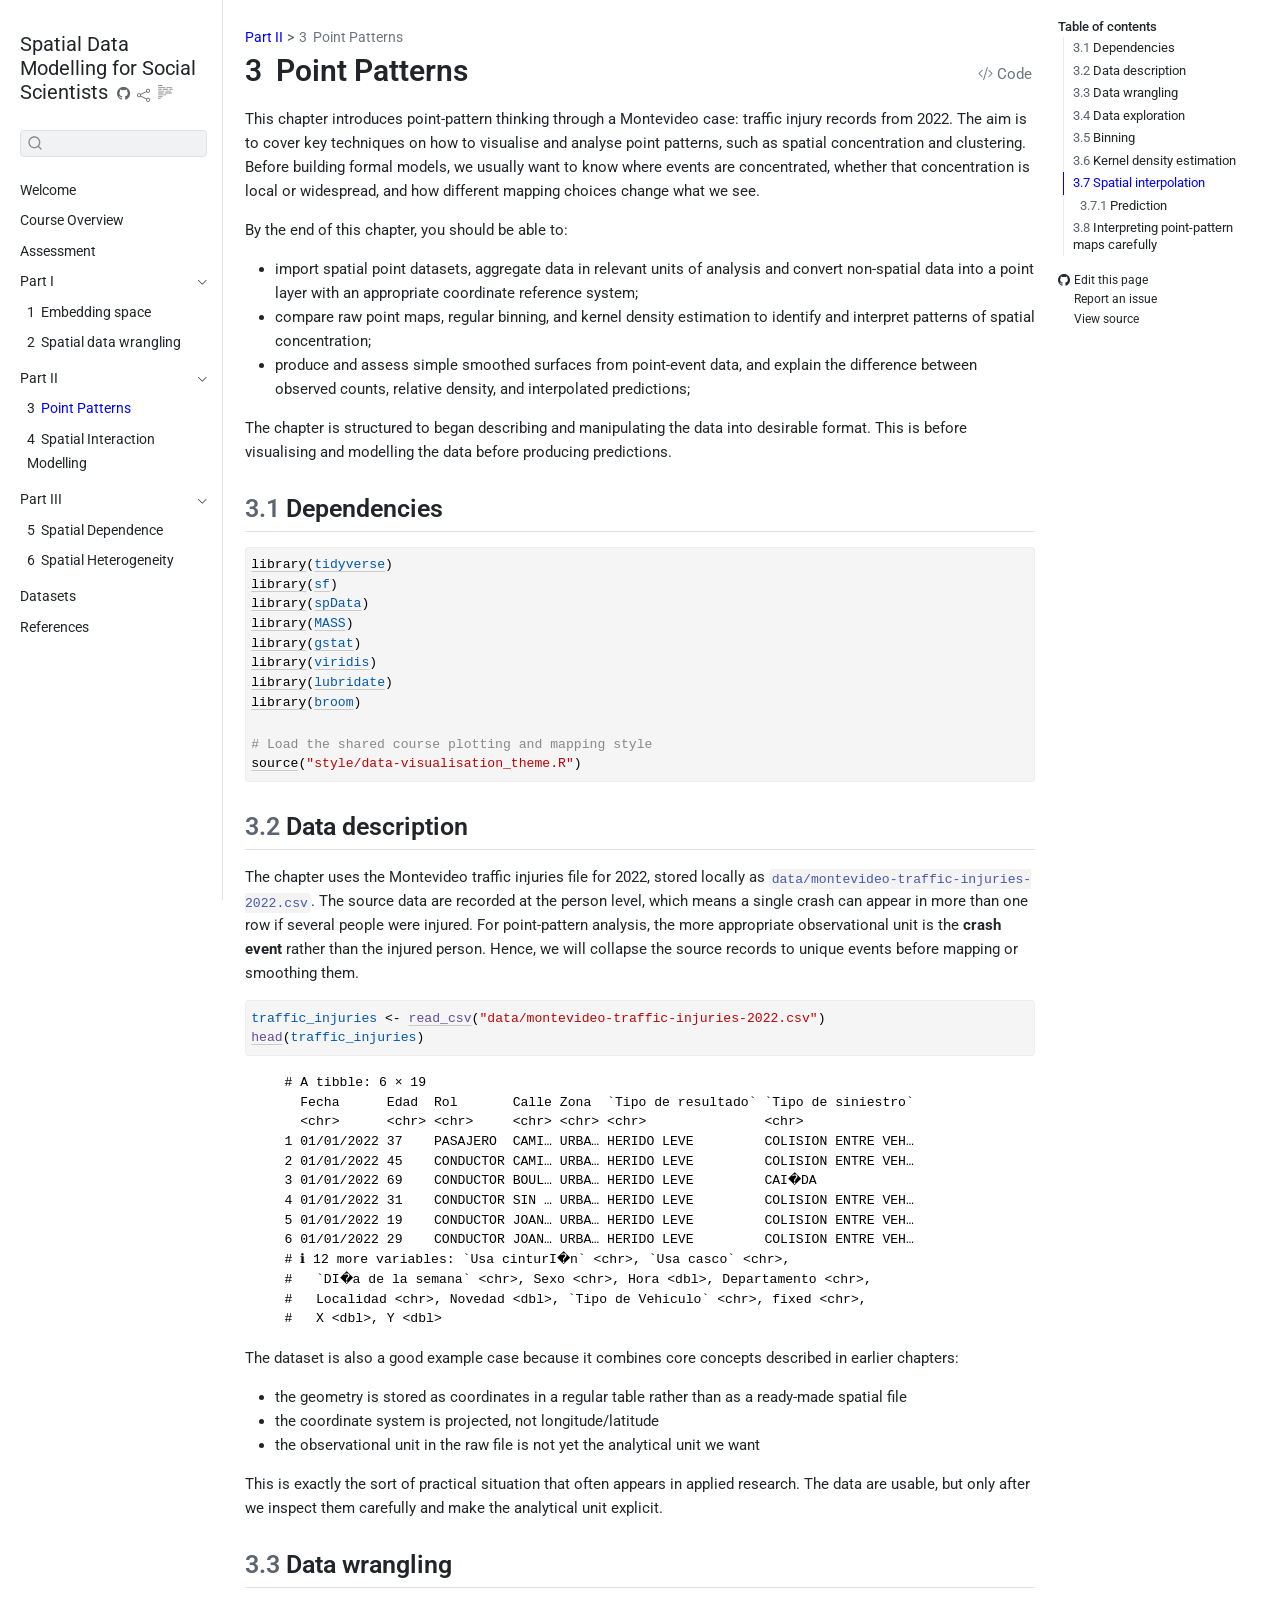
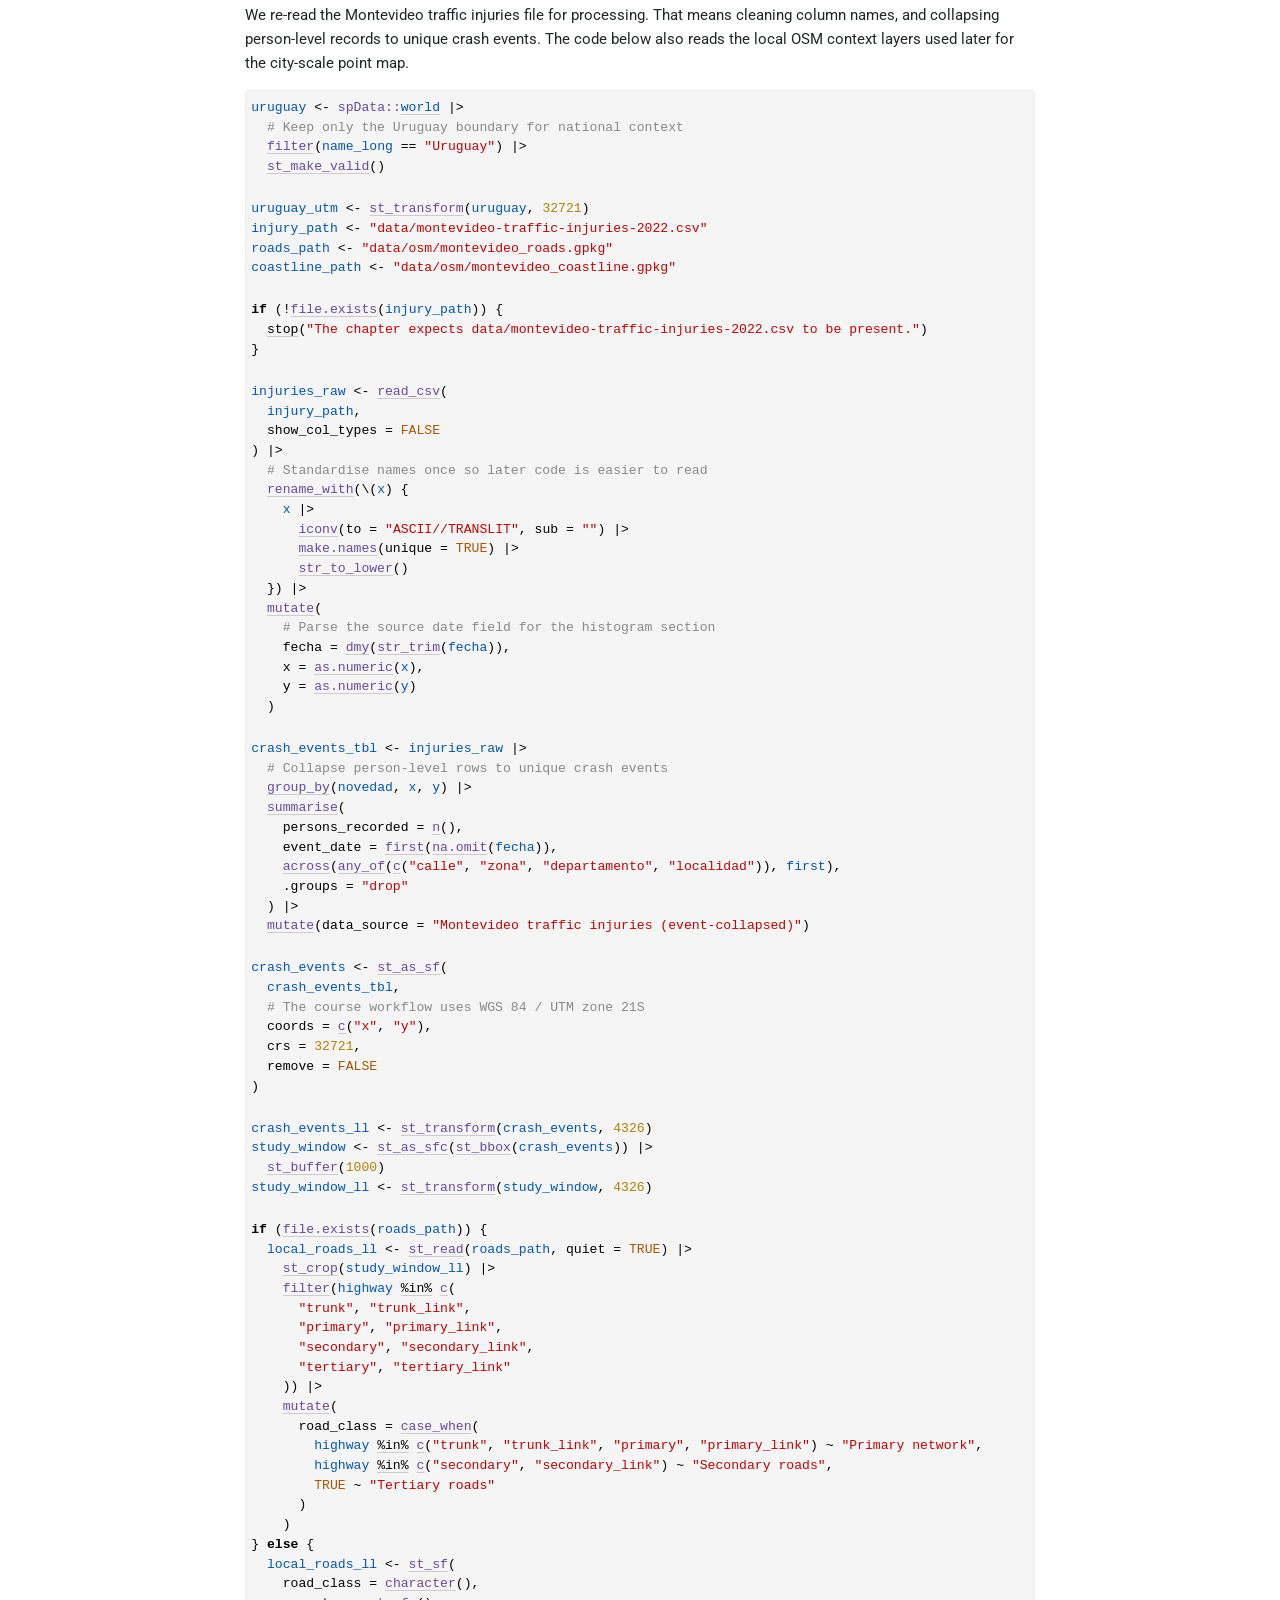
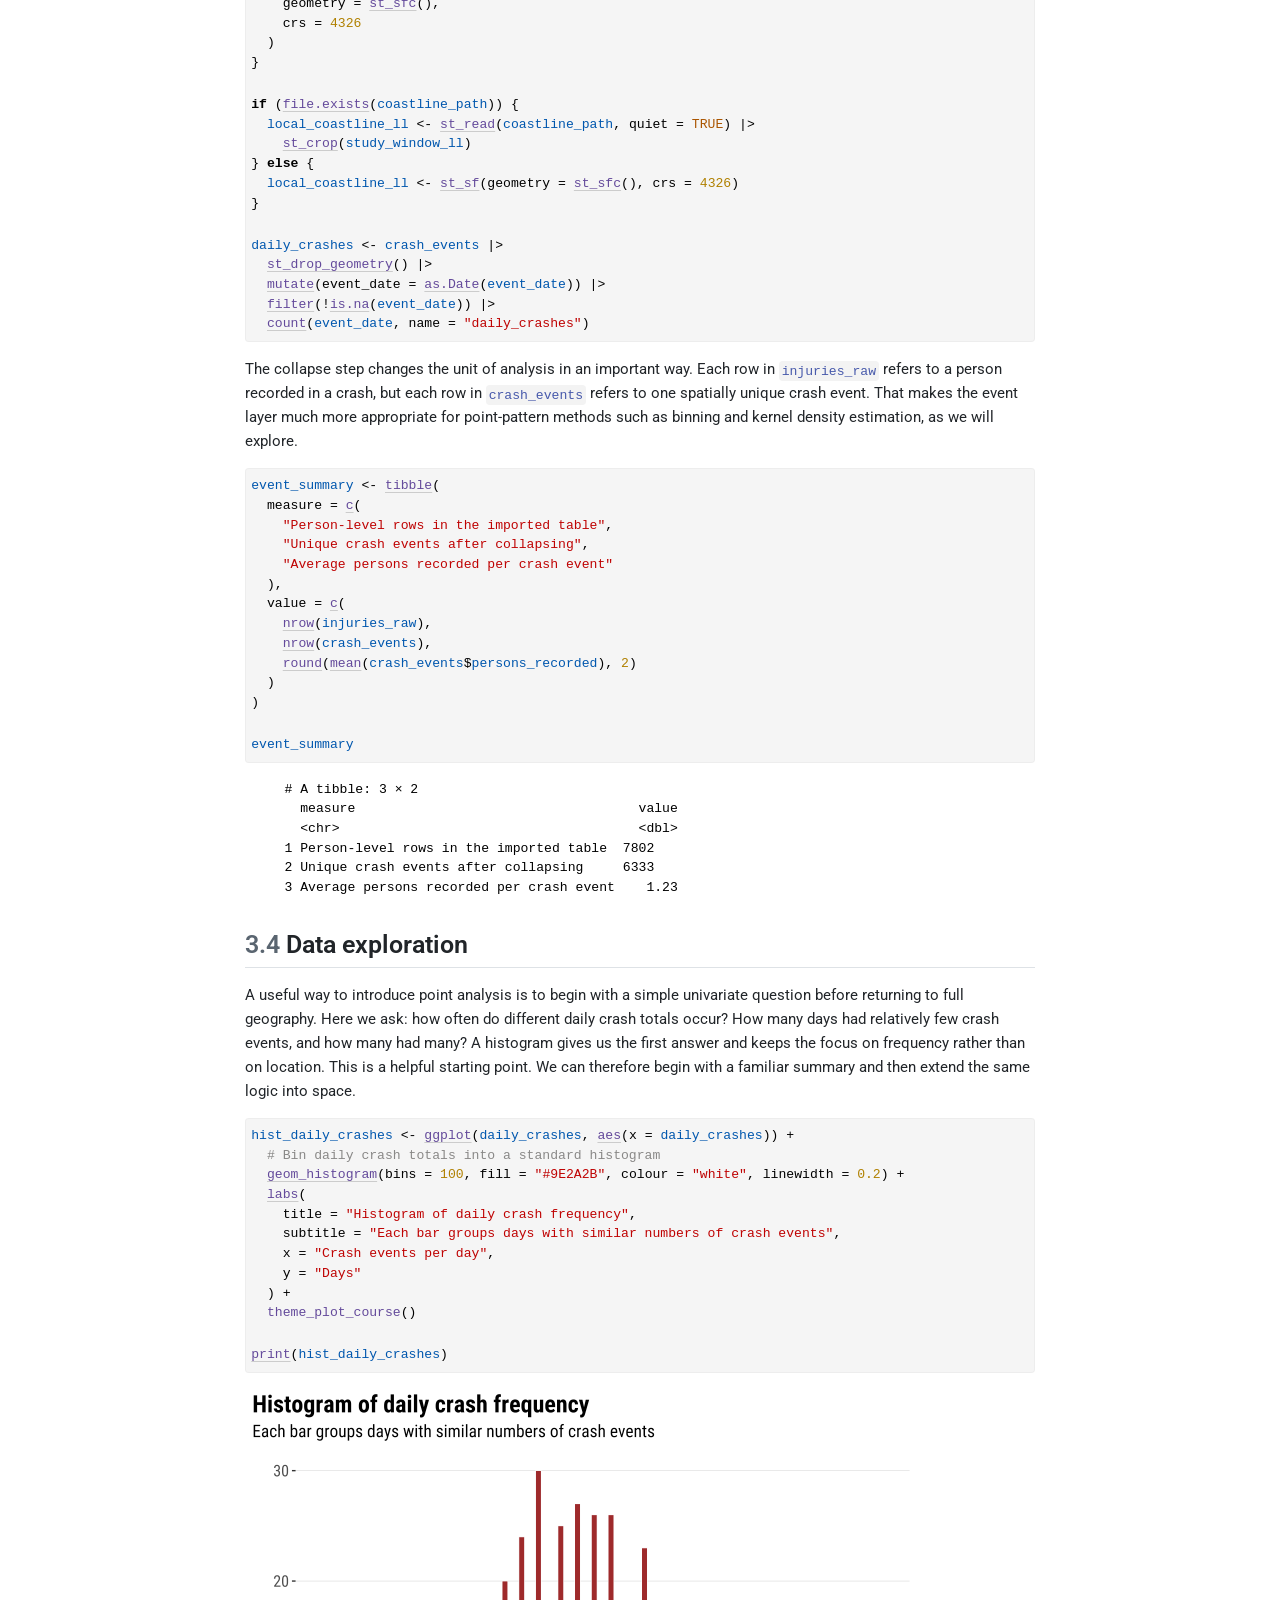
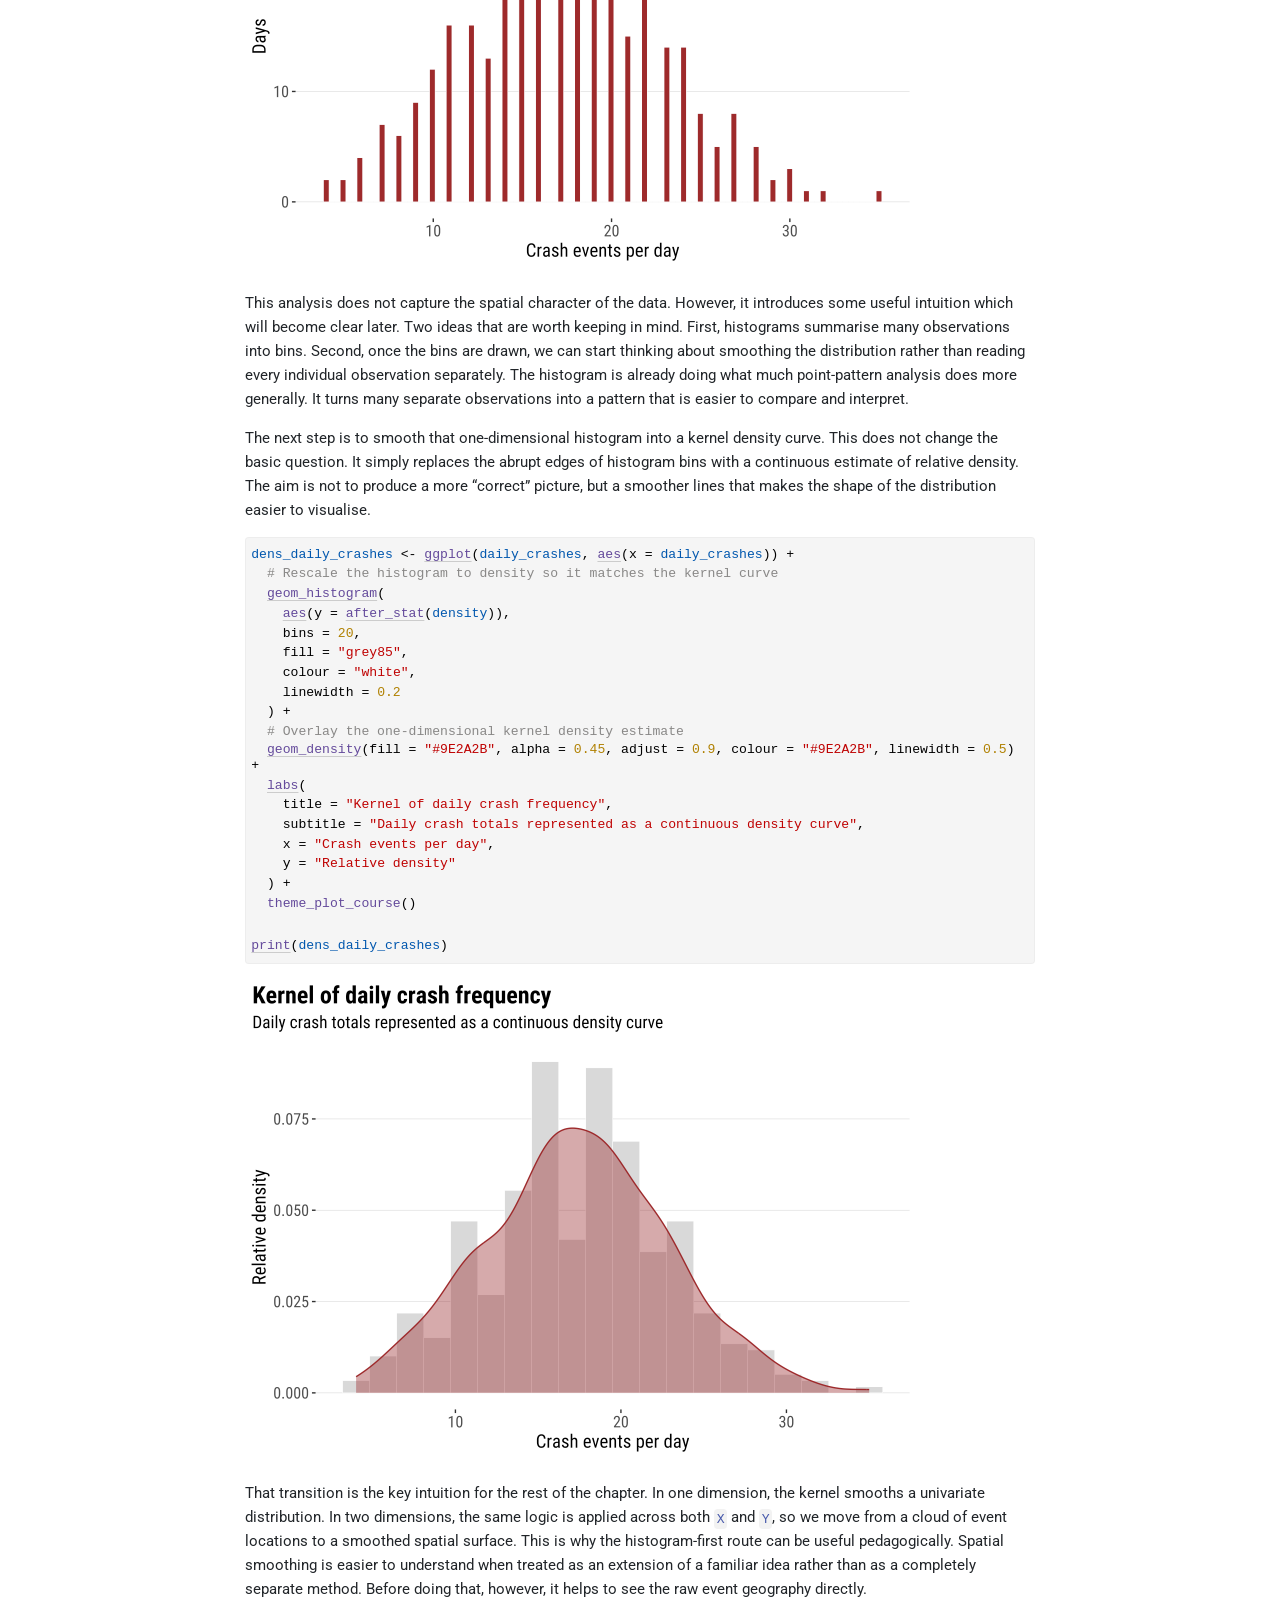
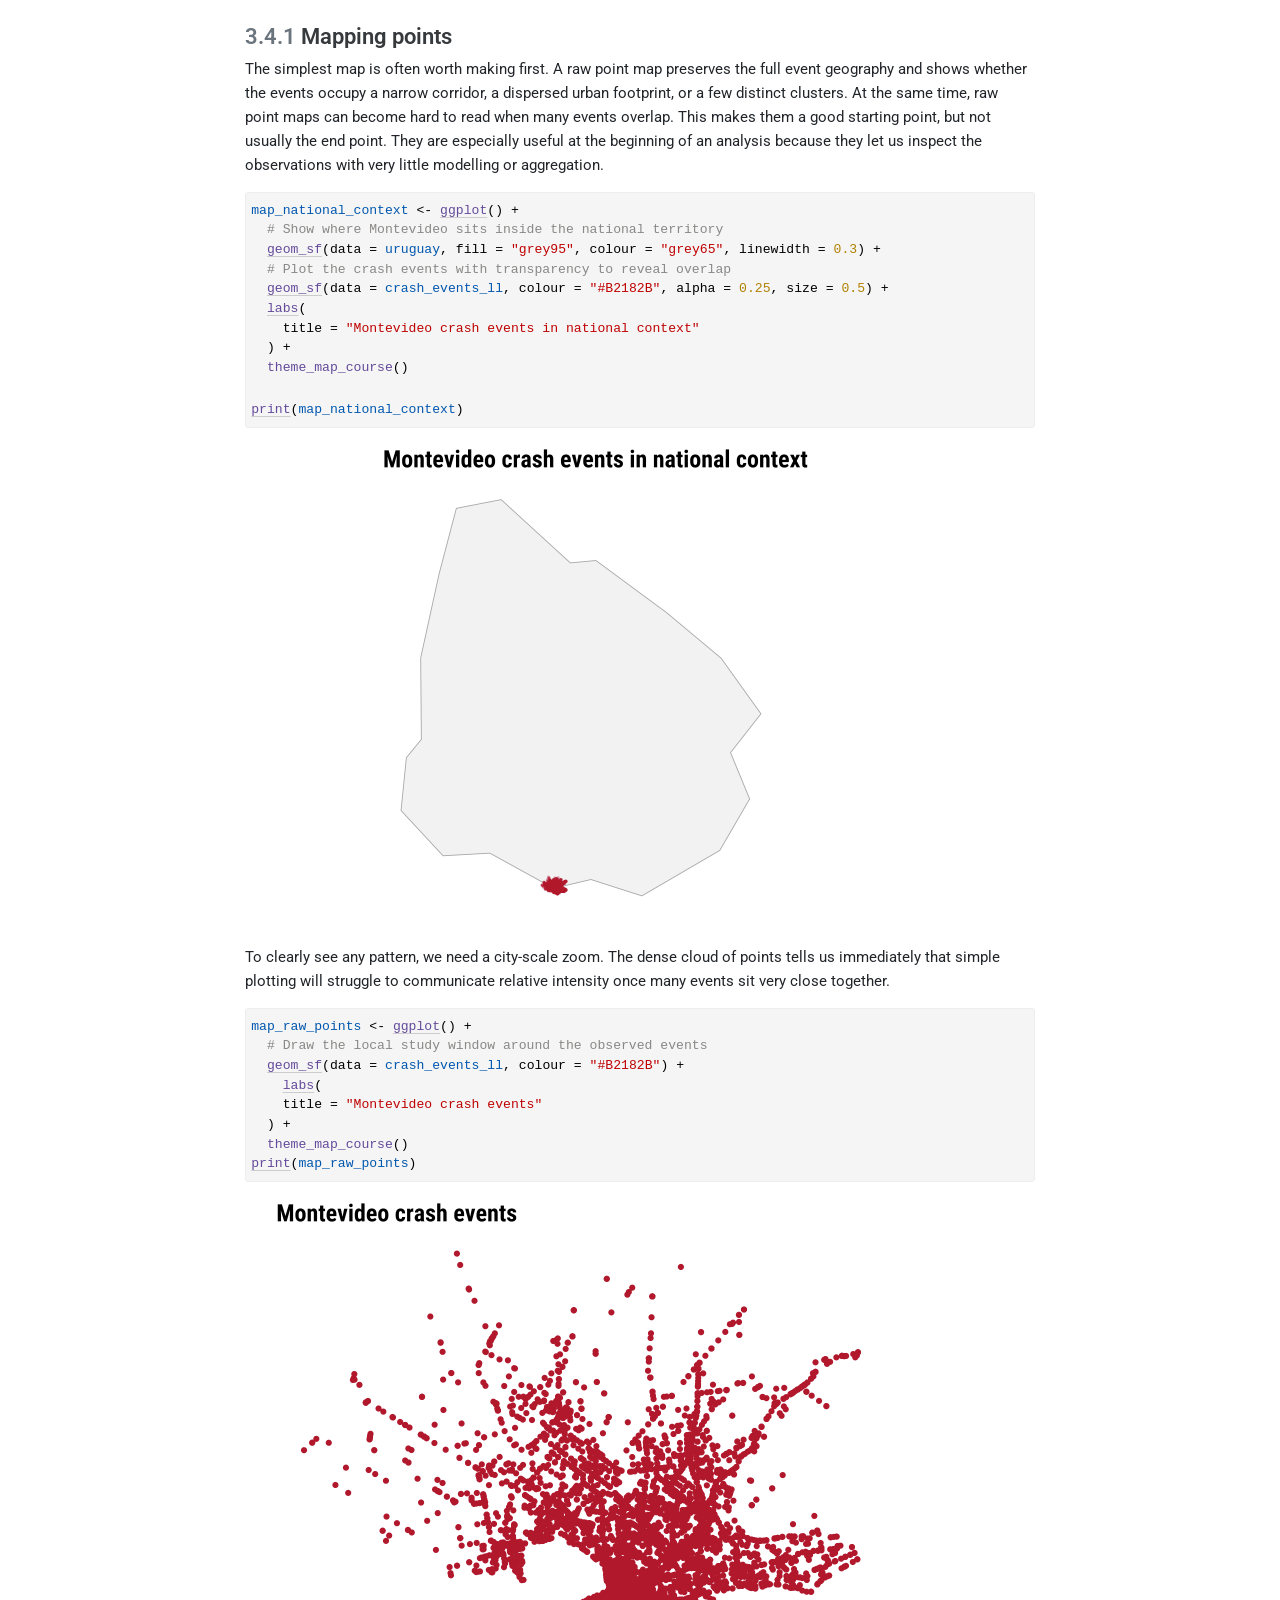
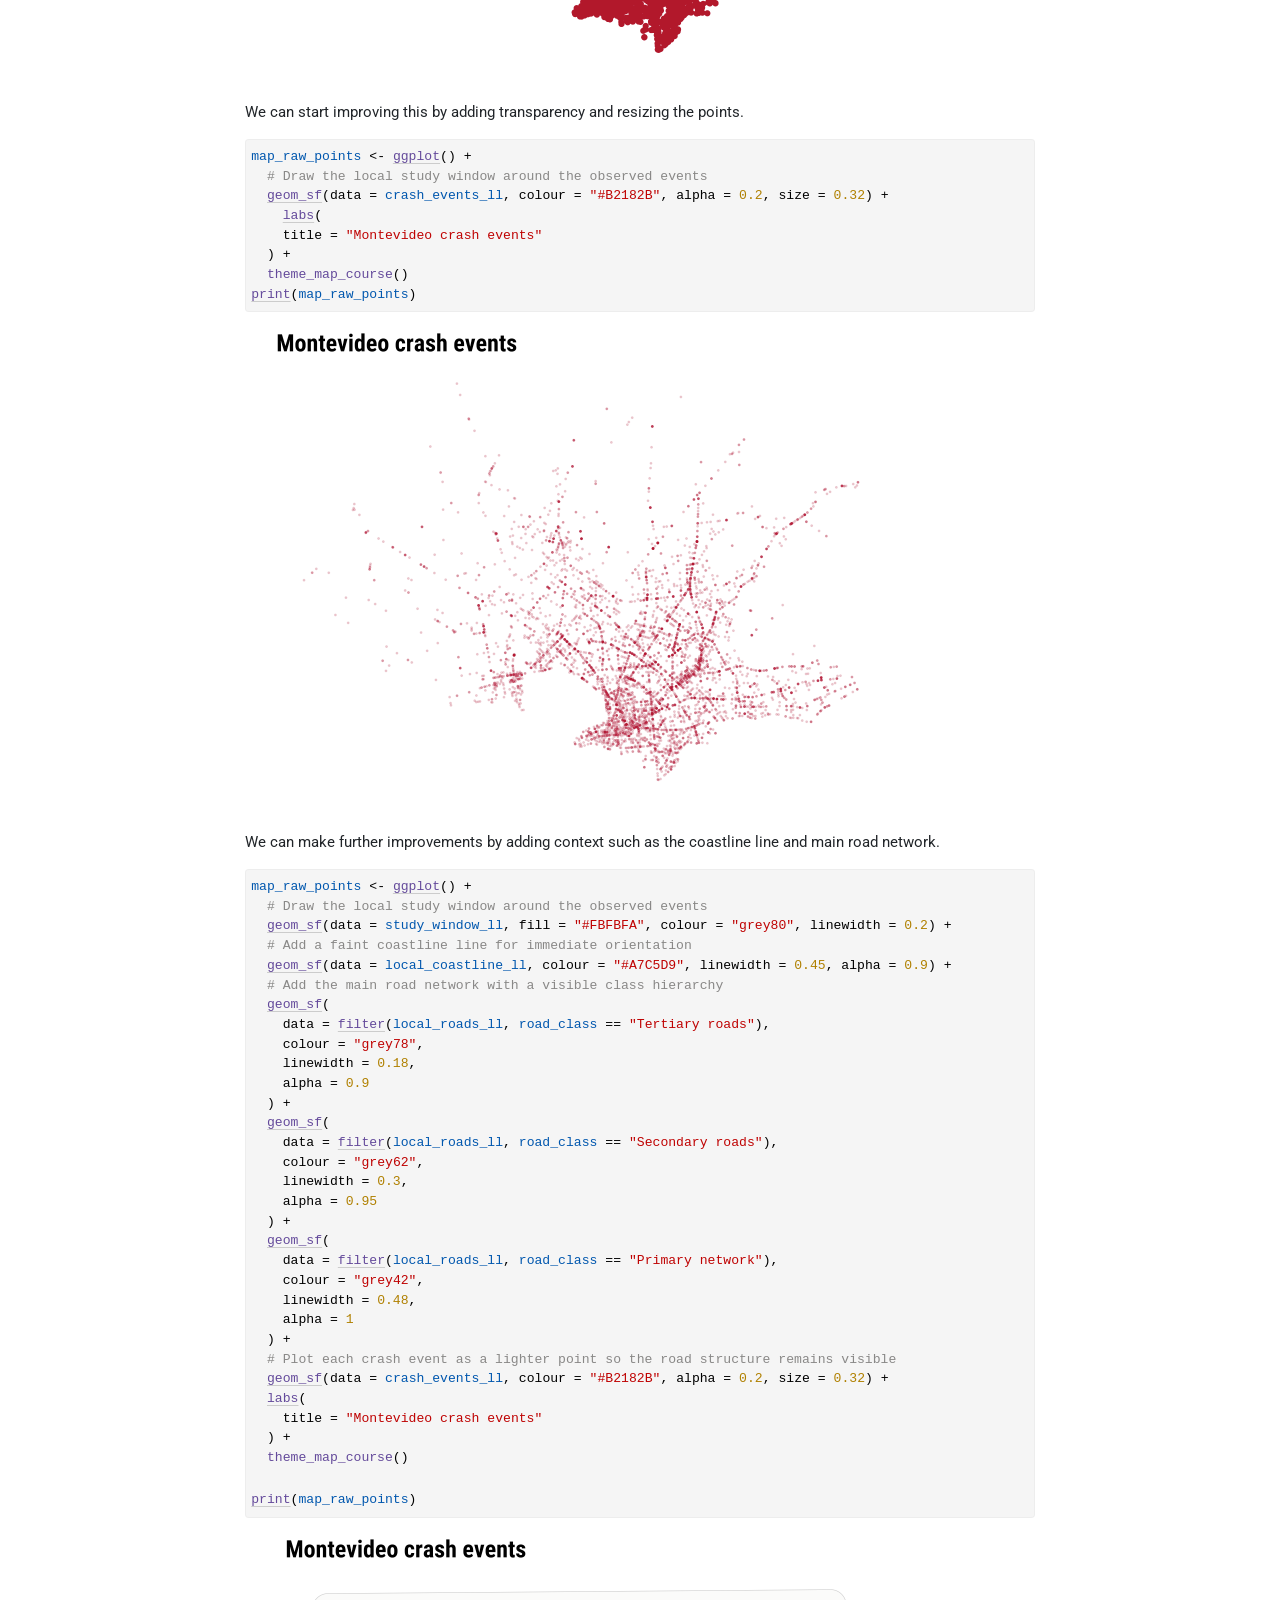
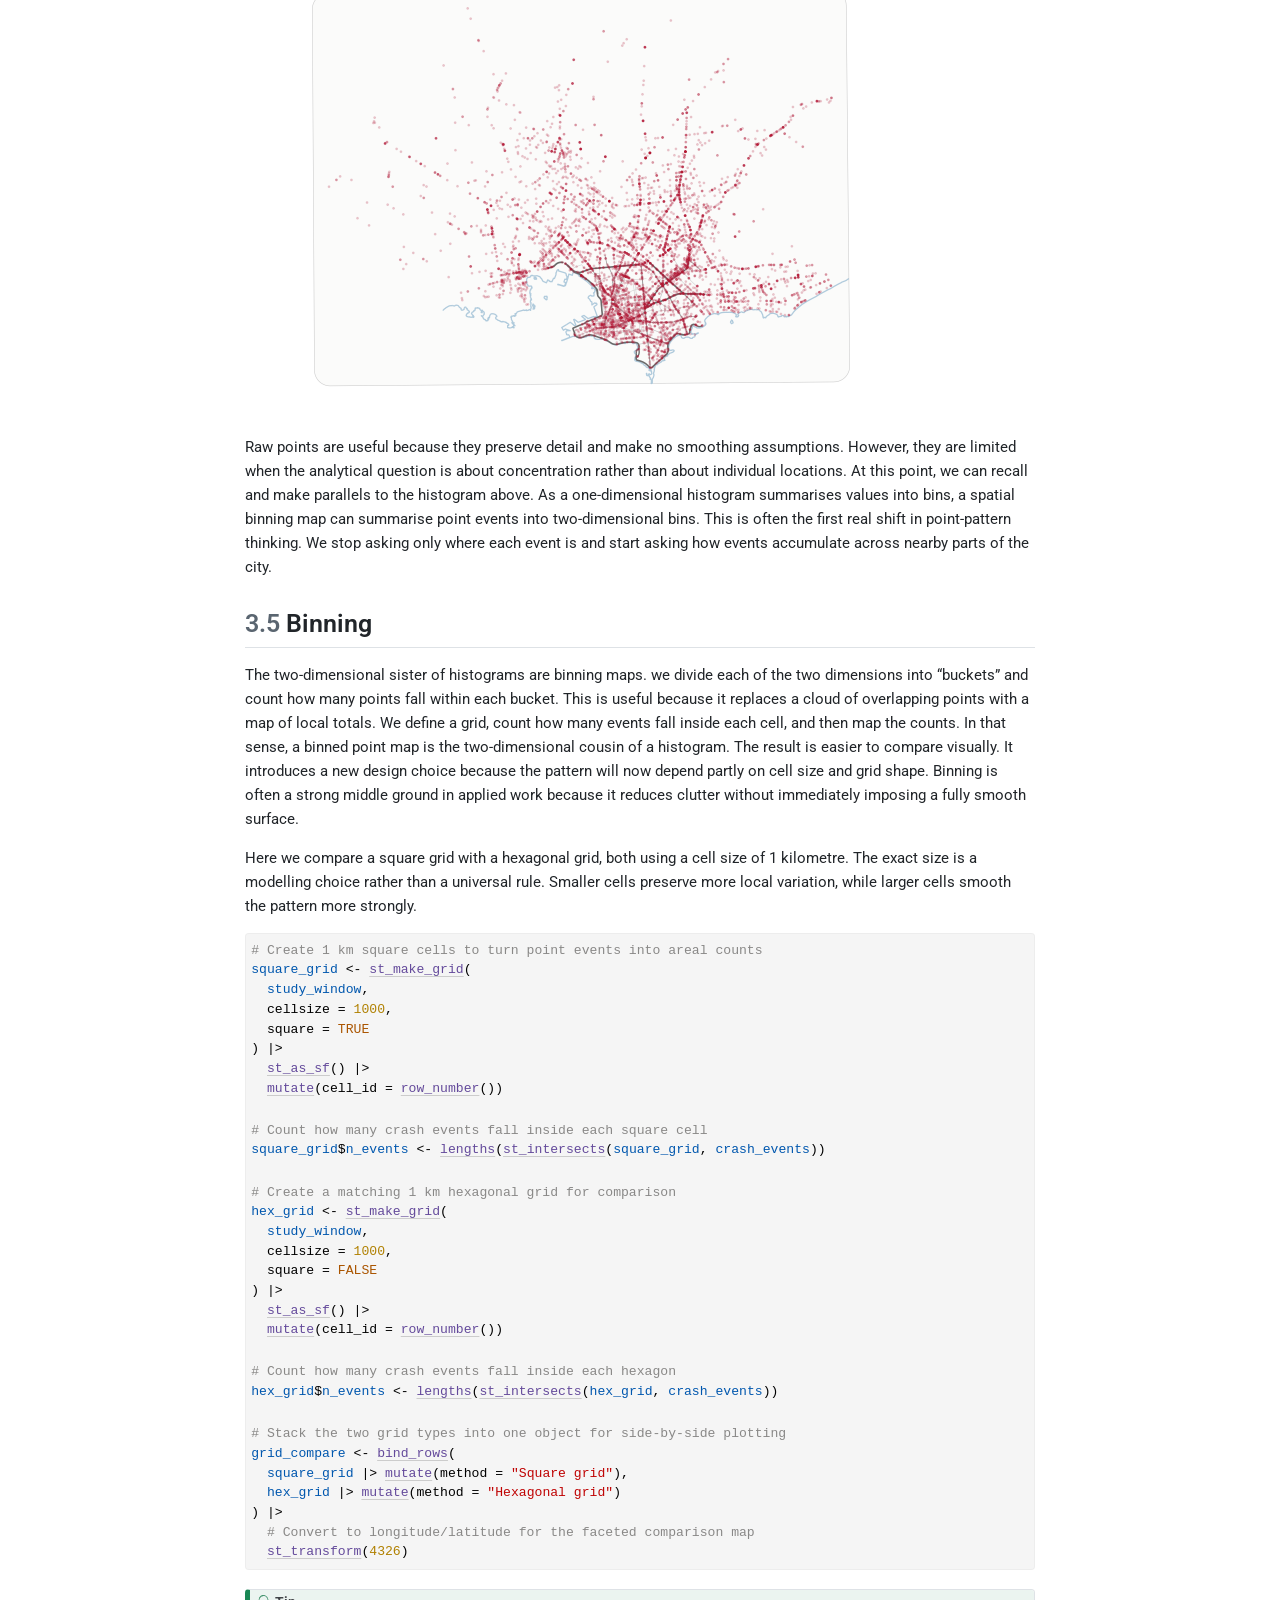
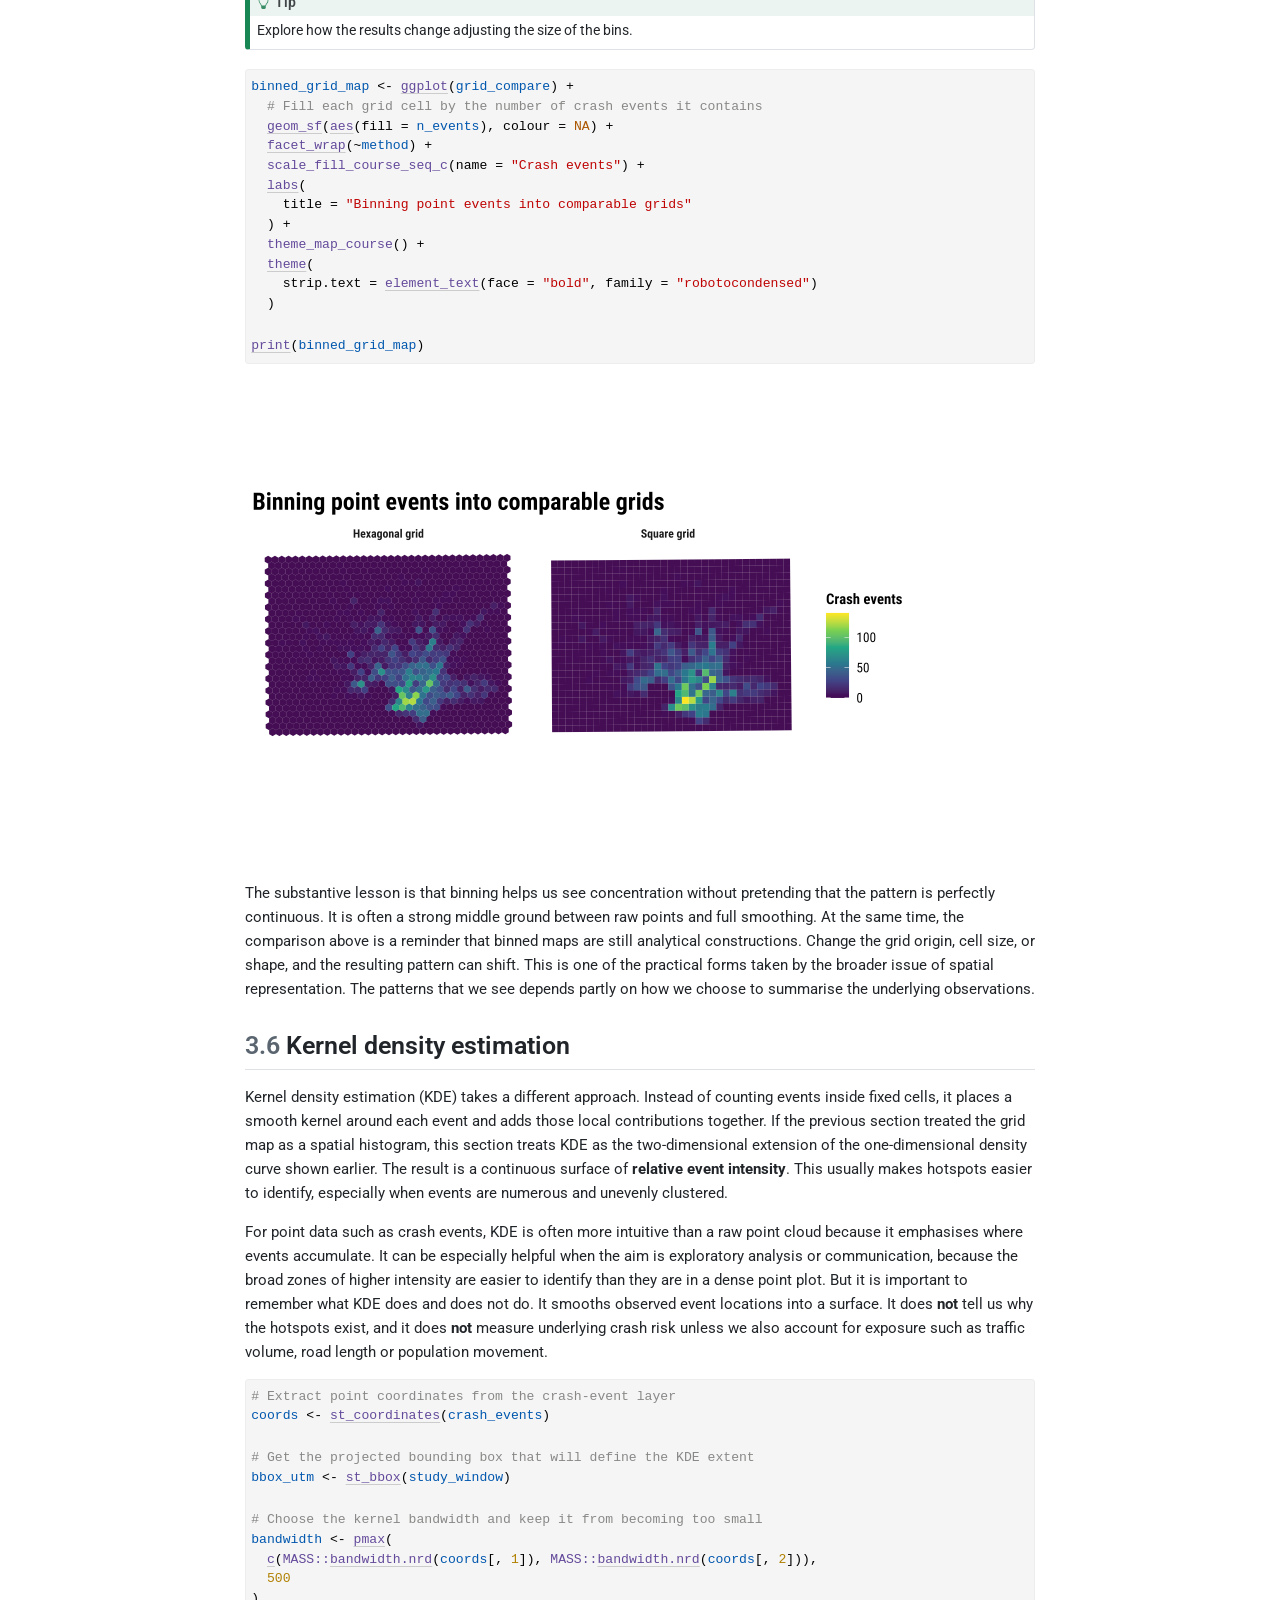
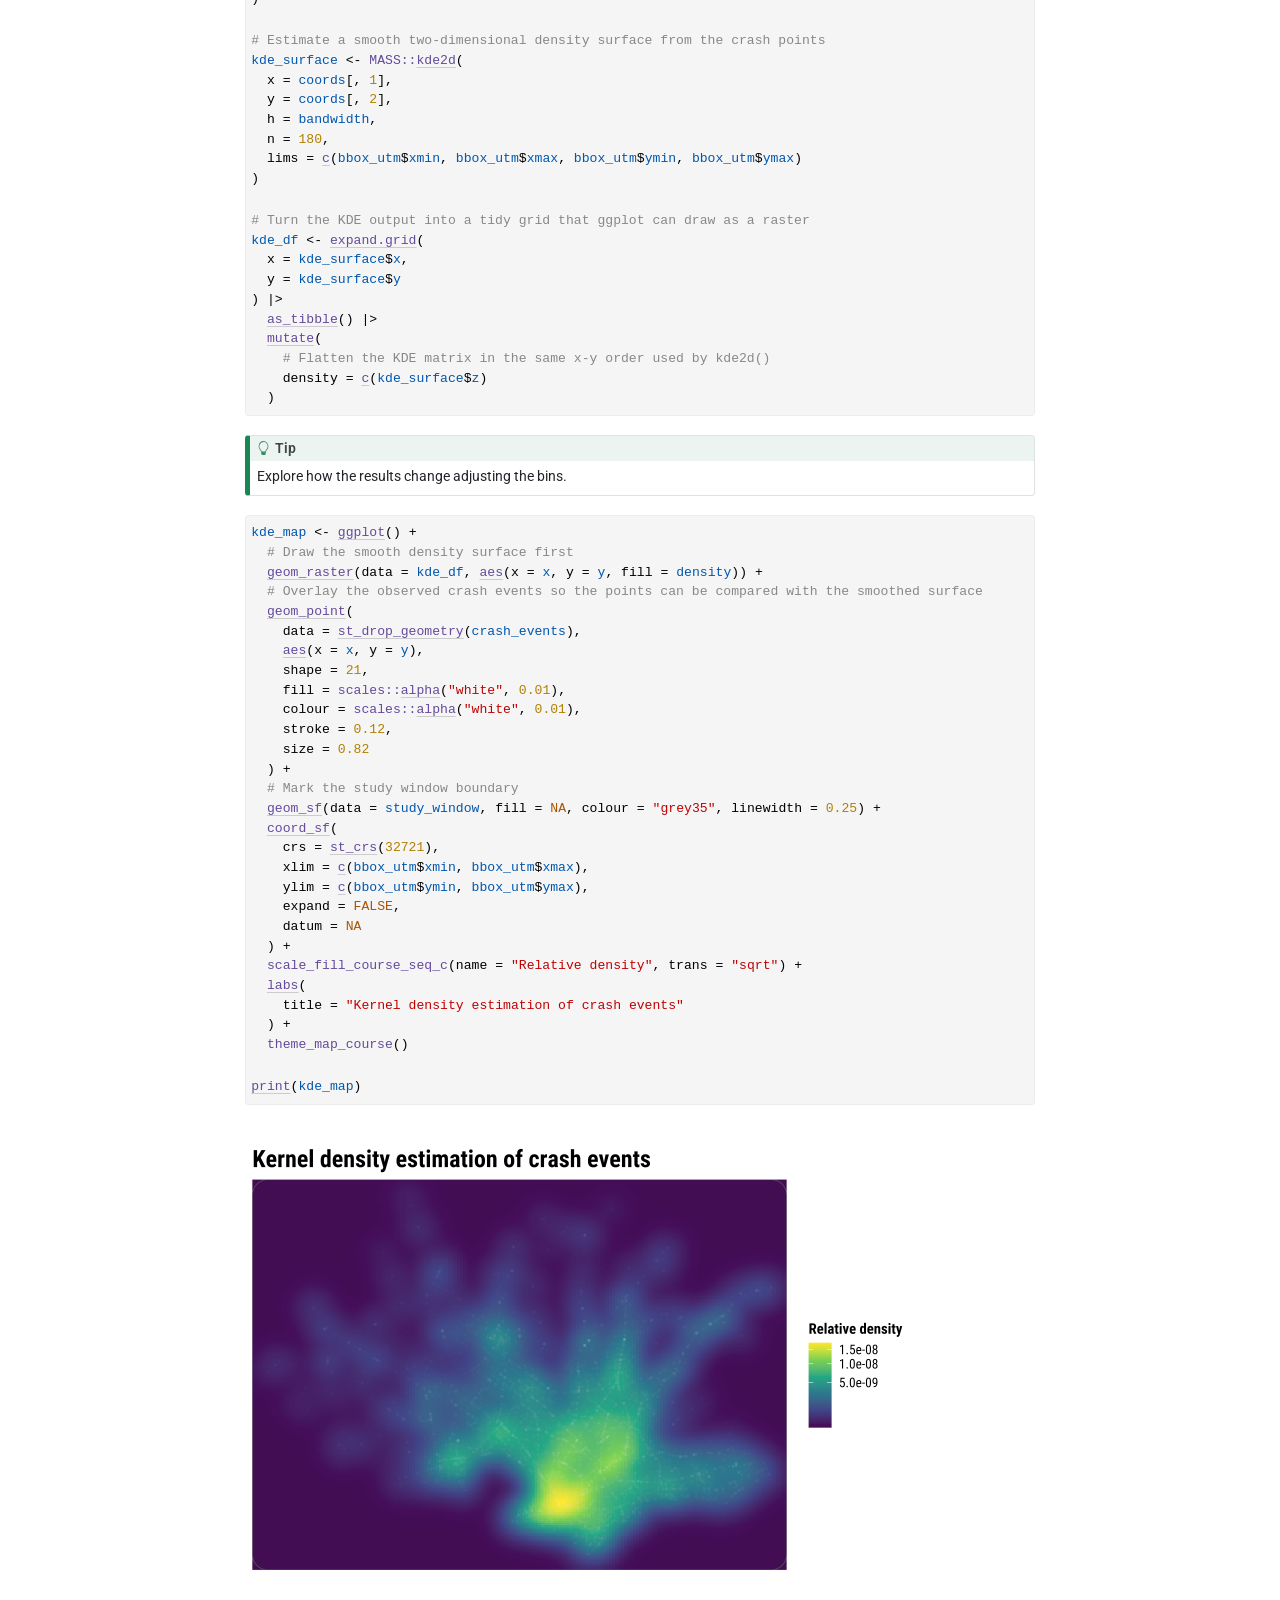
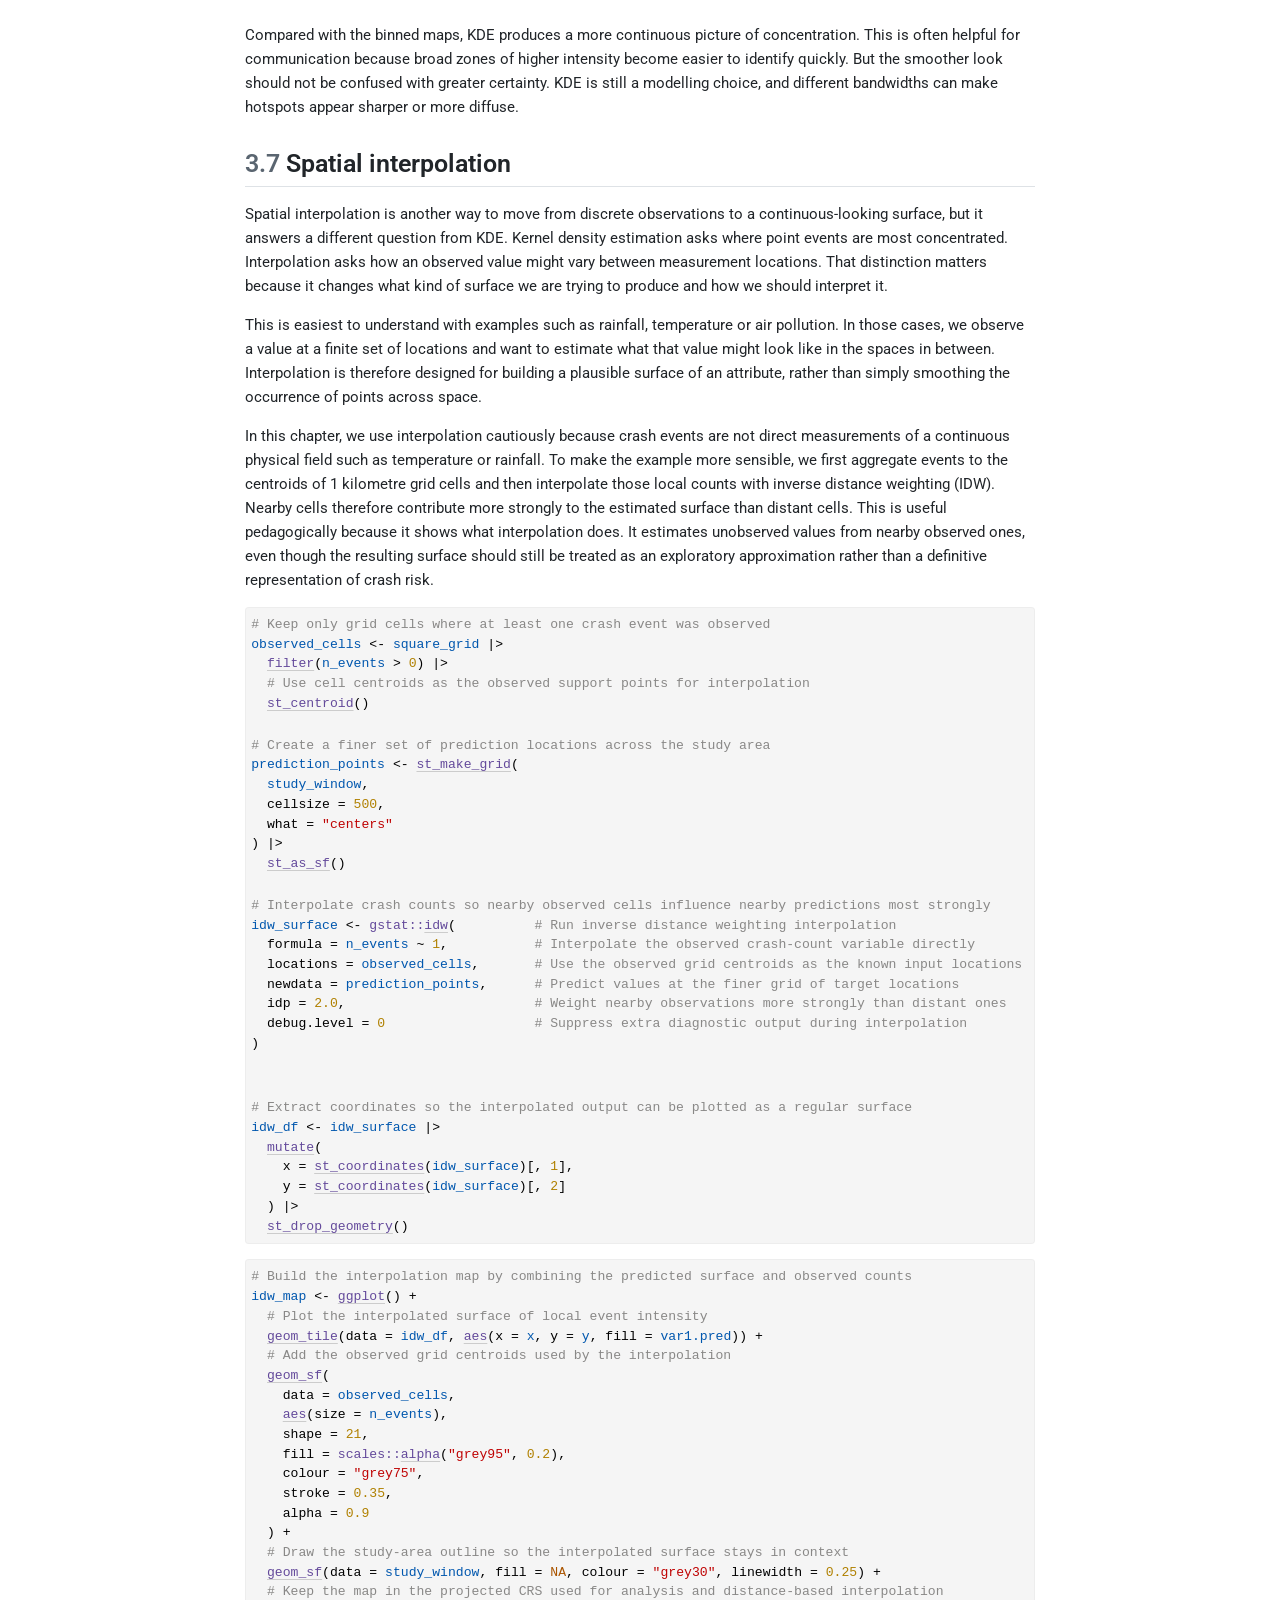
<file: docs/03-points.html>
<!DOCTYPE html>
<html xmlns="http://www.w3.org/1999/xhtml" lang="en" xml:lang="en"><head>
<meta http-equiv="Content-Type" content="text/html; charset=UTF-8">
<meta charset="utf-8">
<meta name="generator" content="quarto-1.8.26">
<meta name="viewport" content="width=device-width, initial-scale=1.0, user-scalable=yes">
<title>3&nbsp; Point Patterns – Spatial Data Modelling for Social Scientists</title>
<style>
code{white-space: pre-wrap;}
span.smallcaps{font-variant: small-caps;}
div.columns{display: flex; gap: min(4vw, 1.5em);}
div.column{flex: auto; overflow-x: auto;}
div.hanging-indent{margin-left: 1.5em; text-indent: -1.5em;}
ul.task-list{list-style: none;}
ul.task-list li input[type="checkbox"] {
  width: 0.8em;
  margin: 0 0.8em 0.2em -1em; /* quarto-specific, see https://github.com/quarto-dev/quarto-cli/issues/4556 */ 
  vertical-align: middle;
}
/* CSS for syntax highlighting */
html { -webkit-text-size-adjust: 100%; }
pre > code.sourceCode { white-space: pre; position: relative; }
pre > code.sourceCode > span { display: inline-block; line-height: 1.25; }
pre > code.sourceCode > span:empty { height: 1.2em; }
.sourceCode { overflow: visible; }
code.sourceCode > span { color: inherit; text-decoration: inherit; }
div.sourceCode { margin: 1em 0; }
pre.sourceCode { margin: 0; }
@media screen {
div.sourceCode { overflow: auto; }
}
@media print {
pre > code.sourceCode { white-space: pre-wrap; }
pre > code.sourceCode > span { text-indent: -5em; padding-left: 5em; }
}
pre.numberSource code
  { counter-reset: source-line 0; }
pre.numberSource code > span
  { position: relative; left: -4em; counter-increment: source-line; }
pre.numberSource code > span > a:first-child::before
  { content: counter(source-line);
    position: relative; left: -1em; text-align: right; vertical-align: baseline;
    border: none; display: inline-block;
    -webkit-touch-callout: none; -webkit-user-select: none;
    -khtml-user-select: none; -moz-user-select: none;
    -ms-user-select: none; user-select: none;
    padding: 0 4px; width: 4em;
  }
pre.numberSource { margin-left: 3em;  padding-left: 4px; }
div.sourceCode
  {   }
@media screen {
pre > code.sourceCode > span > a:first-child::before { text-decoration: underline; }
}
</style>

<script src="site_libs/quarto-nav/quarto-nav.js"></script>
<script src="site_libs/quarto-nav/headroom.min.js"></script>
<script src="site_libs/clipboard/clipboard.min.js"></script>
<script src="site_libs/quarto-search/autocomplete.umd.js"></script>
<script src="site_libs/quarto-search/fuse.min.js"></script>
<script src="site_libs/quarto-search/quarto-search.js"></script>
<meta name="quarto:offset" content="./">
<link href="./04-spatial-interaction-model.html" rel="next">
<link href="./02-spatial-data-wrangling.html" rel="prev">
<link href="./figs/cover/uruguay-course-logo.ico" rel="icon">
<script src="site_libs/quarto-html/quarto.js" type="module"></script>
<script src="site_libs/quarto-html/tabsets/tabsets.js" type="module"></script>
<script src="site_libs/quarto-html/axe/axe-check.js" type="module"></script>
<script src="site_libs/quarto-html/popper.min.js"></script>
<script src="site_libs/quarto-html/tippy.umd.min.js"></script>
<script src="site_libs/quarto-html/anchor.min.js"></script>
<link href="site_libs/quarto-html/tippy.css" rel="stylesheet">
<link href="site_libs/quarto-html/quarto-syntax-highlighting-3d62d204ba1604a696ce2d8f1e6896bb.css" rel="stylesheet" id="quarto-text-highlighting-styles">
<script src="site_libs/bootstrap/bootstrap.min.js"></script>
<link href="site_libs/bootstrap/bootstrap-icons.css" rel="stylesheet">
<link href="site_libs/bootstrap/bootstrap-e101a6dc663a546a5e09aa12163449fe.min.css" rel="stylesheet" append-hash="true" id="quarto-bootstrap" data-mode="light"><script id="quarto-search-options" type="application/json">{
  "location": "sidebar",
  "copy-button": false,
  "collapse-after": 3,
  "panel-placement": "start",
  "type": "textbox",
  "limit": 50,
  "keyboard-shortcut": [
    "f",
    "/",
    "s"
  ],
  "show-item-context": false,
  "language": {
    "search-no-results-text": "No results",
    "search-matching-documents-text": "matching documents",
    "search-copy-link-title": "Copy link to search",
    "search-hide-matches-text": "Hide additional matches",
    "search-more-match-text": "more match in this document",
    "search-more-matches-text": "more matches in this document",
    "search-clear-button-title": "Clear",
    "search-text-placeholder": "",
    "search-detached-cancel-button-title": "Cancel",
    "search-submit-button-title": "Submit",
    "search-label": "Search"
  }
}</script><style>html{ scroll-behavior: smooth; }</style>
<meta name="twitter:title" content="3&nbsp; Point Patterns – Spatial Data Modelling for Social Scientists">
<meta name="twitter:description" content="">
<meta name="twitter:image" content="03-points_files/figure-html/unnamed-chunk-6-1.png">
<meta name="twitter:creator" content="fcorowe">
<meta name="twitter:card" content="summary_large_image">
</head>
<body class="nav-sidebar docked quarto-light">

<div id="quarto-search-results"></div>
  <header id="quarto-header" class="headroom fixed-top"><nav class="quarto-secondary-nav"><div class="container-fluid d-flex">
      <button type="button" class="quarto-btn-toggle btn" data-bs-toggle="collapse" role="button" data-bs-target=".quarto-sidebar-collapse-item" aria-controls="quarto-sidebar" aria-expanded="false" aria-label="Toggle sidebar navigation" onclick="if (window.quartoToggleHeadroom) { window.quartoToggleHeadroom(); }">
        <i class="bi bi-layout-text-sidebar-reverse"></i>
      </button>
        <nav class="quarto-page-breadcrumbs" aria-label="breadcrumb"><ol class="breadcrumb"><li class="breadcrumb-item"><a href="./03-points.html">Part II</a></li><li class="breadcrumb-item"><a href="./03-points.html"><span class="chapter-number">3</span>&nbsp; <span class="chapter-title">Point Patterns</span></a></li></ol></nav>
        <a class="flex-grow-1" role="navigation" data-bs-toggle="collapse" data-bs-target=".quarto-sidebar-collapse-item" aria-controls="quarto-sidebar" aria-expanded="false" aria-label="Toggle sidebar navigation" onclick="if (window.quartoToggleHeadroom) { window.quartoToggleHeadroom(); }">      
        </a>
      <button type="button" class="btn quarto-search-button" aria-label="Search" onclick="window.quartoOpenSearch();">
        <i class="bi bi-search"></i>
      </button>
    </div>
  </nav></header><!-- content --><div id="quarto-content" class="quarto-container page-columns page-rows-contents page-layout-article">
<!-- sidebar -->
  <nav id="quarto-sidebar" class="sidebar collapse collapse-horizontal quarto-sidebar-collapse-item sidebar-navigation docked overflow-auto"><div class="pt-lg-2 mt-2 text-left sidebar-header">
    <div class="sidebar-title mb-0 py-0">
      <a href="./">Spatial Data Modelling for Social Scientists</a> 
        <div class="sidebar-tools-main tools-wide">
    <a href="https://github.com/fcorowe/smds_uruguay" title="Source Code" class="quarto-navigation-tool px-1" aria-label="Source Code"><i class="bi bi-github"></i></a>
    <div class="dropdown">
      <a href="" title="Share" id="quarto-navigation-tool-dropdown-0" class="quarto-navigation-tool dropdown-toggle px-1" data-bs-toggle="dropdown" aria-expanded="false" role="link" aria-label="Share"><i class="bi bi-share"></i></a>
      <ul class="dropdown-menu" aria-labelledby="quarto-navigation-tool-dropdown-0">
<li>
            <a class="dropdown-item sidebar-tools-main-item" href="https://twitter.com/intent/tweet?url=|url|">
              <i class="bi bi-twitter pe-1"></i>
            Twitter
            </a>
          </li>
          <li>
            <a class="dropdown-item sidebar-tools-main-item" href="https://www.facebook.com/sharer/sharer.php?u=|url|">
              <i class="bi bi-facebook pe-1"></i>
            Facebook
            </a>
          </li>
      </ul>
</div>
  <a href="" class="quarto-reader-toggle quarto-navigation-tool px-1" onclick="window.quartoToggleReader(); return false;" title="Toggle reader mode">
  <div class="quarto-reader-toggle-btn">
  <i class="bi"></i>
  </div>
</a>
</div>
    </div>
      </div>
        <div class="mt-2 flex-shrink-0 align-items-center">
        <div class="sidebar-search">
        <div id="quarto-search" class="" title="Search"></div>
        </div>
        </div>
    <div class="sidebar-menu-container"> 
    <ul class="list-unstyled mt-1">
<li class="sidebar-item">
  <div class="sidebar-item-container"> 
  <a href="./index.html" class="sidebar-item-text sidebar-link">
 <span class="menu-text">Welcome</span></a>
  </div>
</li>
        <li class="sidebar-item">
  <div class="sidebar-item-container"> 
  <a href="./course-overview.html" class="sidebar-item-text sidebar-link">
 <span class="menu-text">Course Overview</span></a>
  </div>
</li>
        <li class="sidebar-item">
  <div class="sidebar-item-container"> 
  <a href="./assessment.html" class="sidebar-item-text sidebar-link">
 <span class="menu-text">Assessment</span></a>
  </div>
</li>
        <li class="sidebar-item sidebar-item-section">
      <div class="sidebar-item-container"> 
            <a class="sidebar-item-text sidebar-link text-start" data-bs-toggle="collapse" data-bs-target="#quarto-sidebar-section-1" role="navigation" aria-expanded="true">
 <span class="menu-text">Part I</span></a>
          <a class="sidebar-item-toggle text-start" data-bs-toggle="collapse" data-bs-target="#quarto-sidebar-section-1" role="navigation" aria-expanded="true" aria-label="Toggle section">
            <i class="bi bi-chevron-right ms-2"></i>
          </a> 
      </div>
      <ul id="quarto-sidebar-section-1" class="collapse list-unstyled sidebar-section depth1 show">
<li class="sidebar-item">
  <div class="sidebar-item-container"> 
  <a href="./01-embedding-space.html" class="sidebar-item-text sidebar-link">
 <span class="menu-text"><span class="chapter-number">1</span>&nbsp; <span class="chapter-title">Embedding space</span></span></a>
  </div>
</li>
          <li class="sidebar-item">
  <div class="sidebar-item-container"> 
  <a href="./02-spatial-data-wrangling.html" class="sidebar-item-text sidebar-link">
 <span class="menu-text"><span class="chapter-number">2</span>&nbsp; <span class="chapter-title">Spatial data wrangling</span></span></a>
  </div>
</li>
      </ul>
</li>
        <li class="sidebar-item sidebar-item-section">
      <div class="sidebar-item-container"> 
            <a class="sidebar-item-text sidebar-link text-start" data-bs-toggle="collapse" data-bs-target="#quarto-sidebar-section-2" role="navigation" aria-expanded="true">
 <span class="menu-text">Part II</span></a>
          <a class="sidebar-item-toggle text-start" data-bs-toggle="collapse" data-bs-target="#quarto-sidebar-section-2" role="navigation" aria-expanded="true" aria-label="Toggle section">
            <i class="bi bi-chevron-right ms-2"></i>
          </a> 
      </div>
      <ul id="quarto-sidebar-section-2" class="collapse list-unstyled sidebar-section depth1 show">
<li class="sidebar-item">
  <div class="sidebar-item-container"> 
  <a href="./03-points.html" class="sidebar-item-text sidebar-link active">
 <span class="menu-text"><span class="chapter-number">3</span>&nbsp; <span class="chapter-title">Point Patterns</span></span></a>
  </div>
</li>
          <li class="sidebar-item">
  <div class="sidebar-item-container"> 
  <a href="./04-spatial-interaction-model.html" class="sidebar-item-text sidebar-link">
 <span class="menu-text"><span class="chapter-number">4</span>&nbsp; <span class="chapter-title">Spatial Interaction Modelling</span></span></a>
  </div>
</li>
      </ul>
</li>
        <li class="sidebar-item sidebar-item-section">
      <div class="sidebar-item-container"> 
            <a class="sidebar-item-text sidebar-link text-start" data-bs-toggle="collapse" data-bs-target="#quarto-sidebar-section-3" role="navigation" aria-expanded="true">
 <span class="menu-text">Part III</span></a>
          <a class="sidebar-item-toggle text-start" data-bs-toggle="collapse" data-bs-target="#quarto-sidebar-section-3" role="navigation" aria-expanded="true" aria-label="Toggle section">
            <i class="bi bi-chevron-right ms-2"></i>
          </a> 
      </div>
      <ul id="quarto-sidebar-section-3" class="collapse list-unstyled sidebar-section depth1 show">
<li class="sidebar-item">
  <div class="sidebar-item-container"> 
  <a href="./05-spatial-dependence.html" class="sidebar-item-text sidebar-link">
 <span class="menu-text"><span class="chapter-number">5</span>&nbsp; <span class="chapter-title">Spatial Dependence</span></span></a>
  </div>
</li>
          <li class="sidebar-item">
  <div class="sidebar-item-container"> 
  <a href="./06-spatial-heterogeneity.html" class="sidebar-item-text sidebar-link">
 <span class="menu-text"><span class="chapter-number">6</span>&nbsp; <span class="chapter-title">Spatial Heterogeneity</span></span></a>
  </div>
</li>
      </ul>
</li>
        <li class="sidebar-item">
  <div class="sidebar-item-container"> 
  <a href="./data.html" class="sidebar-item-text sidebar-link">
 <span class="menu-text">Datasets</span></a>
  </div>
</li>
        <li class="sidebar-item">
  <div class="sidebar-item-container"> 
  <a href="./references.html" class="sidebar-item-text sidebar-link">
 <span class="menu-text">References</span></a>
  </div>
</li>
    </ul>
</div>
</nav><div id="quarto-sidebar-glass" class="quarto-sidebar-collapse-item" data-bs-toggle="collapse" data-bs-target=".quarto-sidebar-collapse-item"></div>
<!-- margin-sidebar -->
    <div id="quarto-margin-sidebar" class="sidebar margin-sidebar">
        <nav id="TOC" role="doc-toc" class="toc-active"><h2 id="toc-title">Table of contents</h2>
   
  <ul>
<li><a href="#dependencies" id="toc-dependencies" class="nav-link active" data-scroll-target="#dependencies"><span class="header-section-number">3.1</span> Dependencies</a></li>
  <li><a href="#data-description" id="toc-data-description" class="nav-link" data-scroll-target="#data-description"><span class="header-section-number">3.2</span> Data description</a></li>
  <li><a href="#data-wrangling" id="toc-data-wrangling" class="nav-link" data-scroll-target="#data-wrangling"><span class="header-section-number">3.3</span> Data wrangling</a></li>
  <li>
<a href="#data-exploration" id="toc-data-exploration" class="nav-link" data-scroll-target="#data-exploration"><span class="header-section-number">3.4</span> Data exploration</a>
  <ul class="collapse">
<li><a href="#mapping-points" id="toc-mapping-points" class="nav-link" data-scroll-target="#mapping-points"><span class="header-section-number">3.4.1</span> Mapping points</a></li>
  </ul>
</li>
  <li><a href="#binning" id="toc-binning" class="nav-link" data-scroll-target="#binning"><span class="header-section-number">3.5</span> Binning</a></li>
  <li><a href="#kernel-density-estimation" id="toc-kernel-density-estimation" class="nav-link" data-scroll-target="#kernel-density-estimation"><span class="header-section-number">3.6</span> Kernel density estimation</a></li>
  <li>
<a href="#spatial-interpolation" id="toc-spatial-interpolation" class="nav-link" data-scroll-target="#spatial-interpolation"><span class="header-section-number">3.7</span> Spatial interpolation</a>
  <ul class="collapse">
<li><a href="#prediction" id="toc-prediction" class="nav-link" data-scroll-target="#prediction"><span class="header-section-number">3.7.1</span> Prediction</a></li>
  </ul>
</li>
  <li><a href="#interpreting-point-pattern-maps-carefully" id="toc-interpreting-point-pattern-maps-carefully" class="nav-link" data-scroll-target="#interpreting-point-pattern-maps-carefully"><span class="header-section-number">3.8</span> Interpreting point-pattern maps carefully</a></li>
  </ul><div class="toc-actions"><ul><li><a href="https://github.com/fcorowe/smds_uruguay/edit/main/03-points.qmd" class="toc-action"><i class="bi bi-github"></i>Edit this page</a></li><li><a href="https://github.com/fcorowe/smds_uruguay/issues/new" class="toc-action"><i class="bi empty"></i>Report an issue</a></li><li><a href="https://github.com/fcorowe/smds_uruguay/blob/main/03-points.qmd" class="toc-action"><i class="bi empty"></i>View source</a></li></ul></div></nav>
    </div>
<!-- main -->
<main class="content" id="quarto-document-content"><header id="title-block-header" class="quarto-title-block default"><nav class="quarto-page-breadcrumbs quarto-title-breadcrumbs d-none d-lg-block" aria-label="breadcrumb"><ol class="breadcrumb"><li class="breadcrumb-item"><a href="./03-points.html">Part II</a></li><li class="breadcrumb-item"><a href="./03-points.html"><span class="chapter-number">3</span>&nbsp; <span class="chapter-title">Point Patterns</span></a></li></ol></nav><div class="quarto-title">
<div class="quarto-title-block"><div><h1 class="title">
<span class="chapter-number">3</span>&nbsp; <span class="chapter-title">Point Patterns</span>
</h1><button type="button" class="btn code-tools-button" id="quarto-code-tools-source"><i class="bi"></i> Code</button></div></div>
</div>



<div class="quarto-title-meta">

    
  
    
  </div>
  


</header><p>This chapter introduces point-pattern thinking through a Montevideo case: traffic injury records from 2022. The aim is to cover key techniques on how to visualise and analyse point patterns, such as spatial concentration and clustering. Before building formal models, we usually want to know where events are concentrated, whether that concentration is local or widespread, and how different mapping choices change what we see.</p>
<p>By the end of this chapter, you should be able to:</p>
<ul>
<li>import spatial point datasets, aggregate data in relevant units of analysis and convert non-spatial data into a point layer with an appropriate coordinate reference system;</li>
<li>compare raw point maps, regular binning, and kernel density estimation to identify and interpret patterns of spatial concentration;</li>
<li>produce and assess simple smoothed surfaces from point-event data, and explain the difference between observed counts, relative density, and interpolated predictions;</li>
</ul>
<p>The chapter is structured to began describing and manipulating the data into desirable format. This is before visualising and modelling the data before producing predictions.</p>
<section id="dependencies" class="level2" data-number="3.1"><h2 data-number="3.1" class="anchored" data-anchor-id="dependencies">
<span class="header-section-number">3.1</span> Dependencies</h2>
<div class="cell">
<div class="code-copy-outer-scaffold"><div class="sourceCode" id="cb1"><pre class="downlit sourceCode r code-with-copy"><code class="sourceCode R"><span><span class="kw"><a href="https://rdrr.io/r/base/library.html">library</a></span><span class="op">(</span><span class="va"><a href="https://tidyverse.tidyverse.org">tidyverse</a></span><span class="op">)</span></span>
<span><span class="kw"><a href="https://rdrr.io/r/base/library.html">library</a></span><span class="op">(</span><span class="va"><a href="https://r-spatial.github.io/sf/">sf</a></span><span class="op">)</span></span>
<span><span class="kw"><a href="https://rdrr.io/r/base/library.html">library</a></span><span class="op">(</span><span class="va"><a href="https://jakubnowosad.com/spData/">spData</a></span><span class="op">)</span></span>
<span><span class="kw"><a href="https://rdrr.io/r/base/library.html">library</a></span><span class="op">(</span><span class="va"><a href="http://www.stats.ox.ac.uk/pub/MASS4/">MASS</a></span><span class="op">)</span></span>
<span><span class="kw"><a href="https://rdrr.io/r/base/library.html">library</a></span><span class="op">(</span><span class="va"><a href="https://github.com/r-spatial/gstat/">gstat</a></span><span class="op">)</span></span>
<span><span class="kw"><a href="https://rdrr.io/r/base/library.html">library</a></span><span class="op">(</span><span class="va"><a href="https://sjmgarnier.github.io/viridis/">viridis</a></span><span class="op">)</span></span>
<span><span class="kw"><a href="https://rdrr.io/r/base/library.html">library</a></span><span class="op">(</span><span class="va"><a href="https://lubridate.tidyverse.org">lubridate</a></span><span class="op">)</span></span>
<span><span class="kw"><a href="https://rdrr.io/r/base/library.html">library</a></span><span class="op">(</span><span class="va"><a href="https://broom.tidymodels.org/">broom</a></span><span class="op">)</span></span>
<span></span>
<span><span class="co"># Load the shared course plotting and mapping style</span></span>
<span><span class="kw"><a href="https://rdrr.io/r/base/source.html">source</a></span><span class="op">(</span><span class="st">"style/data-visualisation_theme.R"</span><span class="op">)</span></span></code></pre></div><button title="Copy to Clipboard" class="code-copy-button"><i class="bi"></i></button></div>
</div>
</section><section id="data-description" class="level2" data-number="3.2"><h2 data-number="3.2" class="anchored" data-anchor-id="data-description">
<span class="header-section-number">3.2</span> Data description</h2>
<p>The chapter uses the Montevideo traffic injuries file for 2022, stored locally as <code>data/montevideo-traffic-injuries-2022.csv</code>. The source data are recorded at the person level, which means a single crash can appear in more than one row if several people were injured. For point-pattern analysis, the more appropriate observational unit is the <strong>crash event</strong> rather than the injured person. Hence, we will collapse the source records to unique events before mapping or smoothing them.</p>
<div class="cell">
<div class="code-copy-outer-scaffold"><div class="sourceCode" id="cb2"><pre class="downlit sourceCode r code-with-copy"><code class="sourceCode R"><span><span class="va">traffic_injuries</span> <span class="op">&lt;-</span> <span class="fu"><a href="https://readr.tidyverse.org/reference/read_delim.html">read_csv</a></span><span class="op">(</span><span class="st">"data/montevideo-traffic-injuries-2022.csv"</span><span class="op">)</span></span>
<span><span class="fu"><a href="https://rdrr.io/r/utils/head.html">head</a></span><span class="op">(</span><span class="va">traffic_injuries</span><span class="op">)</span></span></code></pre></div><button title="Copy to Clipboard" class="code-copy-button"><i class="bi"></i></button></div>
<div class="cell-output cell-output-stdout">
<pre><code># A tibble: 6 × 19
  Fecha      Edad  Rol       Calle Zona  `Tipo de resultado` `Tipo de siniestro`
  &lt;chr&gt;      &lt;chr&gt; &lt;chr&gt;     &lt;chr&gt; &lt;chr&gt; &lt;chr&gt;               &lt;chr&gt;              
1 01/01/2022 37    PASAJERO  CAMI… URBA… HERIDO LEVE         COLISION ENTRE VEH…
2 01/01/2022 45    CONDUCTOR CAMI… URBA… HERIDO LEVE         COLISION ENTRE VEH…
3 01/01/2022 69    CONDUCTOR BOUL… URBA… HERIDO LEVE         CAI�DA             
4 01/01/2022 31    CONDUCTOR SIN … URBA… HERIDO LEVE         COLISION ENTRE VEH…
5 01/01/2022 19    CONDUCTOR JOAN… URBA… HERIDO LEVE         COLISION ENTRE VEH…
6 01/01/2022 29    CONDUCTOR JOAN… URBA… HERIDO LEVE         COLISION ENTRE VEH…
# ℹ 12 more variables: `Usa cinturI�n` &lt;chr&gt;, `Usa casco` &lt;chr&gt;,
#   `DI�a de la semana` &lt;chr&gt;, Sexo &lt;chr&gt;, Hora &lt;dbl&gt;, Departamento &lt;chr&gt;,
#   Localidad &lt;chr&gt;, Novedad &lt;dbl&gt;, `Tipo de Vehiculo` &lt;chr&gt;, fixed &lt;chr&gt;,
#   X &lt;dbl&gt;, Y &lt;dbl&gt;</code></pre>
</div>
</div>
<p>The dataset is also a good example case because it combines core concepts described in earlier chapters:</p>
<ul>
<li>the geometry is stored as coordinates in a regular table rather than as a ready-made spatial file</li>
<li>the coordinate system is projected, not longitude/latitude</li>
<li>the observational unit in the raw file is not yet the analytical unit we want</li>
</ul>
<p>This is exactly the sort of practical situation that often appears in applied research. The data are usable, but only after we inspect them carefully and make the analytical unit explicit.</p>
</section><section id="data-wrangling" class="level2" data-number="3.3"><h2 data-number="3.3" class="anchored" data-anchor-id="data-wrangling">
<span class="header-section-number">3.3</span> Data wrangling</h2>
<p>We re-read the Montevideo traffic injuries file for processing. That means cleaning column names, and collapsing person-level records to unique crash events. The code below also reads the local OSM context layers used later for the city-scale point map.</p>
<div class="cell">
<div class="code-copy-outer-scaffold"><div class="sourceCode" id="cb4"><pre class="downlit sourceCode r code-with-copy"><code class="sourceCode R"><span><span class="va">uruguay</span> <span class="op">&lt;-</span> <span class="fu">spData</span><span class="fu">::</span><span class="va"><a href="https://jakubnowosad.com/spData/reference/world.html">world</a></span> <span class="op">|&gt;</span></span>
<span>  <span class="co"># Keep only the Uruguay boundary for national context</span></span>
<span>  <span class="fu"><a href="https://dplyr.tidyverse.org/reference/filter.html">filter</a></span><span class="op">(</span><span class="va">name_long</span> <span class="op">==</span> <span class="st">"Uruguay"</span><span class="op">)</span> <span class="op">|&gt;</span></span>
<span>  <span class="fu"><a href="https://r-spatial.github.io/sf/reference/valid.html">st_make_valid</a></span><span class="op">(</span><span class="op">)</span></span>
<span></span>
<span><span class="va">uruguay_utm</span> <span class="op">&lt;-</span> <span class="fu"><a href="https://r-spatial.github.io/sf/reference/st_transform.html">st_transform</a></span><span class="op">(</span><span class="va">uruguay</span>, <span class="fl">32721</span><span class="op">)</span></span>
<span><span class="va">injury_path</span> <span class="op">&lt;-</span> <span class="st">"data/montevideo-traffic-injuries-2022.csv"</span></span>
<span><span class="va">roads_path</span> <span class="op">&lt;-</span> <span class="st">"data/osm/montevideo_roads.gpkg"</span></span>
<span><span class="va">coastline_path</span> <span class="op">&lt;-</span> <span class="st">"data/osm/montevideo_coastline.gpkg"</span></span>
<span></span>
<span><span class="kw">if</span> <span class="op">(</span><span class="op">!</span><span class="fu"><a href="https://rdrr.io/r/base/files.html">file.exists</a></span><span class="op">(</span><span class="va">injury_path</span><span class="op">)</span><span class="op">)</span> <span class="op">{</span></span>
<span>  <span class="kw"><a href="https://rdrr.io/r/base/stop.html">stop</a></span><span class="op">(</span><span class="st">"The chapter expects data/montevideo-traffic-injuries-2022.csv to be present."</span><span class="op">)</span></span>
<span><span class="op">}</span></span>
<span></span>
<span><span class="va">injuries_raw</span> <span class="op">&lt;-</span> <span class="fu"><a href="https://readr.tidyverse.org/reference/read_delim.html">read_csv</a></span><span class="op">(</span></span>
<span>  <span class="va">injury_path</span>,</span>
<span>  show_col_types <span class="op">=</span> <span class="cn">FALSE</span></span>
<span><span class="op">)</span> <span class="op">|&gt;</span></span>
<span>  <span class="co"># Standardise names once so later code is easier to read</span></span>
<span>  <span class="fu"><a href="https://dplyr.tidyverse.org/reference/rename.html">rename_with</a></span><span class="op">(</span>\<span class="op">(</span><span class="va">x</span><span class="op">)</span> <span class="op">{</span></span>
<span>    <span class="va">x</span> <span class="op">|&gt;</span></span>
<span>      <span class="fu"><a href="https://rdrr.io/r/base/iconv.html">iconv</a></span><span class="op">(</span>to <span class="op">=</span> <span class="st">"ASCII//TRANSLIT"</span>, sub <span class="op">=</span> <span class="st">""</span><span class="op">)</span> <span class="op">|&gt;</span></span>
<span>      <span class="fu"><a href="https://rdrr.io/r/base/make.names.html">make.names</a></span><span class="op">(</span>unique <span class="op">=</span> <span class="cn">TRUE</span><span class="op">)</span> <span class="op">|&gt;</span></span>
<span>      <span class="fu"><a href="https://stringr.tidyverse.org/reference/case.html">str_to_lower</a></span><span class="op">(</span><span class="op">)</span></span>
<span>  <span class="op">}</span><span class="op">)</span> <span class="op">|&gt;</span></span>
<span>  <span class="fu"><a href="https://dplyr.tidyverse.org/reference/mutate.html">mutate</a></span><span class="op">(</span></span>
<span>    <span class="co"># Parse the source date field for the histogram section</span></span>
<span>    fecha <span class="op">=</span> <span class="fu"><a href="https://lubridate.tidyverse.org/reference/ymd.html">dmy</a></span><span class="op">(</span><span class="fu"><a href="https://stringr.tidyverse.org/reference/str_trim.html">str_trim</a></span><span class="op">(</span><span class="va">fecha</span><span class="op">)</span><span class="op">)</span>,</span>
<span>    x <span class="op">=</span> <span class="fu"><a href="https://rdrr.io/r/base/numeric.html">as.numeric</a></span><span class="op">(</span><span class="va">x</span><span class="op">)</span>,</span>
<span>    y <span class="op">=</span> <span class="fu"><a href="https://rdrr.io/r/base/numeric.html">as.numeric</a></span><span class="op">(</span><span class="va">y</span><span class="op">)</span></span>
<span>  <span class="op">)</span></span>
<span></span>
<span><span class="va">crash_events_tbl</span> <span class="op">&lt;-</span> <span class="va">injuries_raw</span> <span class="op">|&gt;</span></span>
<span>  <span class="co"># Collapse person-level rows to unique crash events</span></span>
<span>  <span class="fu"><a href="https://dplyr.tidyverse.org/reference/group_by.html">group_by</a></span><span class="op">(</span><span class="va">novedad</span>, <span class="va">x</span>, <span class="va">y</span><span class="op">)</span> <span class="op">|&gt;</span></span>
<span>  <span class="fu"><a href="https://dplyr.tidyverse.org/reference/summarise.html">summarise</a></span><span class="op">(</span></span>
<span>    persons_recorded <span class="op">=</span> <span class="fu"><a href="https://dplyr.tidyverse.org/reference/context.html">n</a></span><span class="op">(</span><span class="op">)</span>,</span>
<span>    event_date <span class="op">=</span> <span class="fu"><a href="https://dplyr.tidyverse.org/reference/nth.html">first</a></span><span class="op">(</span><span class="fu"><a href="https://rdrr.io/r/stats/na.fail.html">na.omit</a></span><span class="op">(</span><span class="va">fecha</span><span class="op">)</span><span class="op">)</span>,</span>
<span>    <span class="fu"><a href="https://dplyr.tidyverse.org/reference/across.html">across</a></span><span class="op">(</span><span class="fu"><a href="https://tidyselect.r-lib.org/reference/all_of.html">any_of</a></span><span class="op">(</span><span class="fu"><a href="https://rdrr.io/r/base/c.html">c</a></span><span class="op">(</span><span class="st">"calle"</span>, <span class="st">"zona"</span>, <span class="st">"departamento"</span>, <span class="st">"localidad"</span><span class="op">)</span><span class="op">)</span>, <span class="va">first</span><span class="op">)</span>,</span>
<span>    .groups <span class="op">=</span> <span class="st">"drop"</span></span>
<span>  <span class="op">)</span> <span class="op">|&gt;</span></span>
<span>  <span class="fu"><a href="https://dplyr.tidyverse.org/reference/mutate.html">mutate</a></span><span class="op">(</span>data_source <span class="op">=</span> <span class="st">"Montevideo traffic injuries (event-collapsed)"</span><span class="op">)</span></span>
<span></span>
<span><span class="va">crash_events</span> <span class="op">&lt;-</span> <span class="fu"><a href="https://r-spatial.github.io/sf/reference/st_as_sf.html">st_as_sf</a></span><span class="op">(</span></span>
<span>  <span class="va">crash_events_tbl</span>,</span>
<span>  <span class="co"># The course workflow uses WGS 84 / UTM zone 21S</span></span>
<span>  coords <span class="op">=</span> <span class="fu"><a href="https://rdrr.io/r/base/c.html">c</a></span><span class="op">(</span><span class="st">"x"</span>, <span class="st">"y"</span><span class="op">)</span>,</span>
<span>  crs <span class="op">=</span> <span class="fl">32721</span>,</span>
<span>  remove <span class="op">=</span> <span class="cn">FALSE</span></span>
<span><span class="op">)</span></span>
<span></span>
<span><span class="va">crash_events_ll</span> <span class="op">&lt;-</span> <span class="fu"><a href="https://r-spatial.github.io/sf/reference/st_transform.html">st_transform</a></span><span class="op">(</span><span class="va">crash_events</span>, <span class="fl">4326</span><span class="op">)</span></span>
<span><span class="va">study_window</span> <span class="op">&lt;-</span> <span class="fu"><a href="https://r-spatial.github.io/sf/reference/st_as_sfc.html">st_as_sfc</a></span><span class="op">(</span><span class="fu"><a href="https://r-spatial.github.io/sf/reference/st_bbox.html">st_bbox</a></span><span class="op">(</span><span class="va">crash_events</span><span class="op">)</span><span class="op">)</span> <span class="op">|&gt;</span></span>
<span>  <span class="fu"><a href="https://r-spatial.github.io/sf/reference/geos_unary.html">st_buffer</a></span><span class="op">(</span><span class="fl">1000</span><span class="op">)</span></span>
<span><span class="va">study_window_ll</span> <span class="op">&lt;-</span> <span class="fu"><a href="https://r-spatial.github.io/sf/reference/st_transform.html">st_transform</a></span><span class="op">(</span><span class="va">study_window</span>, <span class="fl">4326</span><span class="op">)</span></span>
<span></span>
<span><span class="kw">if</span> <span class="op">(</span><span class="fu"><a href="https://rdrr.io/r/base/files.html">file.exists</a></span><span class="op">(</span><span class="va">roads_path</span><span class="op">)</span><span class="op">)</span> <span class="op">{</span></span>
<span>  <span class="va">local_roads_ll</span> <span class="op">&lt;-</span> <span class="fu"><a href="https://r-spatial.github.io/sf/reference/st_read.html">st_read</a></span><span class="op">(</span><span class="va">roads_path</span>, quiet <span class="op">=</span> <span class="cn">TRUE</span><span class="op">)</span> <span class="op">|&gt;</span></span>
<span>    <span class="fu"><a href="https://r-spatial.github.io/sf/reference/st_crop.html">st_crop</a></span><span class="op">(</span><span class="va">study_window_ll</span><span class="op">)</span> <span class="op">|&gt;</span></span>
<span>    <span class="fu"><a href="https://dplyr.tidyverse.org/reference/filter.html">filter</a></span><span class="op">(</span><span class="va">highway</span> <span class="op"><a href="https://rdrr.io/r/base/match.html">%in%</a></span> <span class="fu"><a href="https://rdrr.io/r/base/c.html">c</a></span><span class="op">(</span></span>
<span>      <span class="st">"trunk"</span>, <span class="st">"trunk_link"</span>,</span>
<span>      <span class="st">"primary"</span>, <span class="st">"primary_link"</span>,</span>
<span>      <span class="st">"secondary"</span>, <span class="st">"secondary_link"</span>,</span>
<span>      <span class="st">"tertiary"</span>, <span class="st">"tertiary_link"</span></span>
<span>    <span class="op">)</span><span class="op">)</span> <span class="op">|&gt;</span></span>
<span>    <span class="fu"><a href="https://dplyr.tidyverse.org/reference/mutate.html">mutate</a></span><span class="op">(</span></span>
<span>      road_class <span class="op">=</span> <span class="fu"><a href="https://dplyr.tidyverse.org/reference/case-and-replace-when.html">case_when</a></span><span class="op">(</span></span>
<span>        <span class="va">highway</span> <span class="op"><a href="https://rdrr.io/r/base/match.html">%in%</a></span> <span class="fu"><a href="https://rdrr.io/r/base/c.html">c</a></span><span class="op">(</span><span class="st">"trunk"</span>, <span class="st">"trunk_link"</span>, <span class="st">"primary"</span>, <span class="st">"primary_link"</span><span class="op">)</span> <span class="op">~</span> <span class="st">"Primary network"</span>,</span>
<span>        <span class="va">highway</span> <span class="op"><a href="https://rdrr.io/r/base/match.html">%in%</a></span> <span class="fu"><a href="https://rdrr.io/r/base/c.html">c</a></span><span class="op">(</span><span class="st">"secondary"</span>, <span class="st">"secondary_link"</span><span class="op">)</span> <span class="op">~</span> <span class="st">"Secondary roads"</span>,</span>
<span>        <span class="cn">TRUE</span> <span class="op">~</span> <span class="st">"Tertiary roads"</span></span>
<span>      <span class="op">)</span></span>
<span>    <span class="op">)</span></span>
<span><span class="op">}</span> <span class="kw">else</span> <span class="op">{</span></span>
<span>  <span class="va">local_roads_ll</span> <span class="op">&lt;-</span> <span class="fu"><a href="https://r-spatial.github.io/sf/reference/sf.html">st_sf</a></span><span class="op">(</span></span>
<span>    road_class <span class="op">=</span> <span class="fu"><a href="https://rdrr.io/r/base/character.html">character</a></span><span class="op">(</span><span class="op">)</span>,</span>
<span>    geometry <span class="op">=</span> <span class="fu"><a href="https://r-spatial.github.io/sf/reference/sfc.html">st_sfc</a></span><span class="op">(</span><span class="op">)</span>,</span>
<span>    crs <span class="op">=</span> <span class="fl">4326</span></span>
<span>  <span class="op">)</span></span>
<span><span class="op">}</span></span>
<span></span>
<span><span class="kw">if</span> <span class="op">(</span><span class="fu"><a href="https://rdrr.io/r/base/files.html">file.exists</a></span><span class="op">(</span><span class="va">coastline_path</span><span class="op">)</span><span class="op">)</span> <span class="op">{</span></span>
<span>  <span class="va">local_coastline_ll</span> <span class="op">&lt;-</span> <span class="fu"><a href="https://r-spatial.github.io/sf/reference/st_read.html">st_read</a></span><span class="op">(</span><span class="va">coastline_path</span>, quiet <span class="op">=</span> <span class="cn">TRUE</span><span class="op">)</span> <span class="op">|&gt;</span></span>
<span>    <span class="fu"><a href="https://r-spatial.github.io/sf/reference/st_crop.html">st_crop</a></span><span class="op">(</span><span class="va">study_window_ll</span><span class="op">)</span></span>
<span><span class="op">}</span> <span class="kw">else</span> <span class="op">{</span></span>
<span>  <span class="va">local_coastline_ll</span> <span class="op">&lt;-</span> <span class="fu"><a href="https://r-spatial.github.io/sf/reference/sf.html">st_sf</a></span><span class="op">(</span>geometry <span class="op">=</span> <span class="fu"><a href="https://r-spatial.github.io/sf/reference/sfc.html">st_sfc</a></span><span class="op">(</span><span class="op">)</span>, crs <span class="op">=</span> <span class="fl">4326</span><span class="op">)</span></span>
<span><span class="op">}</span></span>
<span></span>
<span><span class="va">daily_crashes</span> <span class="op">&lt;-</span> <span class="va">crash_events</span> <span class="op">|&gt;</span></span>
<span>  <span class="fu"><a href="https://r-spatial.github.io/sf/reference/st_geometry.html">st_drop_geometry</a></span><span class="op">(</span><span class="op">)</span> <span class="op">|&gt;</span></span>
<span>  <span class="fu"><a href="https://dplyr.tidyverse.org/reference/mutate.html">mutate</a></span><span class="op">(</span>event_date <span class="op">=</span> <span class="fu"><a href="https://rdrr.io/r/base/as.Date.html">as.Date</a></span><span class="op">(</span><span class="va">event_date</span><span class="op">)</span><span class="op">)</span> <span class="op">|&gt;</span></span>
<span>  <span class="fu"><a href="https://dplyr.tidyverse.org/reference/filter.html">filter</a></span><span class="op">(</span><span class="op">!</span><span class="fu"><a href="https://rdrr.io/r/base/NA.html">is.na</a></span><span class="op">(</span><span class="va">event_date</span><span class="op">)</span><span class="op">)</span> <span class="op">|&gt;</span></span>
<span>  <span class="fu"><a href="https://dplyr.tidyverse.org/reference/count.html">count</a></span><span class="op">(</span><span class="va">event_date</span>, name <span class="op">=</span> <span class="st">"daily_crashes"</span><span class="op">)</span></span></code></pre></div><button title="Copy to Clipboard" class="code-copy-button"><i class="bi"></i></button></div>
</div>
<p>The collapse step changes the unit of analysis in an important way. Each row in <code>injuries_raw</code> refers to a person recorded in a crash, but each row in <code>crash_events</code> refers to one spatially unique crash event. That makes the event layer much more appropriate for point-pattern methods such as binning and kernel density estimation, as we will explore.</p>
<div class="cell">
<div class="code-copy-outer-scaffold"><div class="sourceCode" id="cb5"><pre class="downlit sourceCode r code-with-copy"><code class="sourceCode R"><span><span class="va">event_summary</span> <span class="op">&lt;-</span> <span class="fu"><a href="https://tibble.tidyverse.org/reference/tibble.html">tibble</a></span><span class="op">(</span></span>
<span>  measure <span class="op">=</span> <span class="fu"><a href="https://rdrr.io/r/base/c.html">c</a></span><span class="op">(</span></span>
<span>    <span class="st">"Person-level rows in the imported table"</span>,</span>
<span>    <span class="st">"Unique crash events after collapsing"</span>,</span>
<span>    <span class="st">"Average persons recorded per crash event"</span></span>
<span>  <span class="op">)</span>,</span>
<span>  value <span class="op">=</span> <span class="fu"><a href="https://rdrr.io/r/base/c.html">c</a></span><span class="op">(</span></span>
<span>    <span class="fu"><a href="https://rdrr.io/r/base/nrow.html">nrow</a></span><span class="op">(</span><span class="va">injuries_raw</span><span class="op">)</span>,</span>
<span>    <span class="fu"><a href="https://rdrr.io/r/base/nrow.html">nrow</a></span><span class="op">(</span><span class="va">crash_events</span><span class="op">)</span>,</span>
<span>    <span class="fu"><a href="https://rdrr.io/r/base/Round.html">round</a></span><span class="op">(</span><span class="fu"><a href="https://rdrr.io/r/base/mean.html">mean</a></span><span class="op">(</span><span class="va">crash_events</span><span class="op">$</span><span class="va">persons_recorded</span><span class="op">)</span>, <span class="fl">2</span><span class="op">)</span></span>
<span>  <span class="op">)</span></span>
<span><span class="op">)</span></span>
<span></span>
<span><span class="va">event_summary</span></span></code></pre></div><button title="Copy to Clipboard" class="code-copy-button"><i class="bi"></i></button></div>
<div class="cell-output cell-output-stdout">
<pre><code># A tibble: 3 × 2
  measure                                    value
  &lt;chr&gt;                                      &lt;dbl&gt;
1 Person-level rows in the imported table  7802   
2 Unique crash events after collapsing     6333   
3 Average persons recorded per crash event    1.23</code></pre>
</div>
</div>
</section><section id="data-exploration" class="level2" data-number="3.4"><h2 data-number="3.4" class="anchored" data-anchor-id="data-exploration">
<span class="header-section-number">3.4</span> Data exploration</h2>
<p>A useful way to introduce point analysis is to begin with a simple univariate question before returning to full geography. Here we ask: how often do different daily crash totals occur? How many days had relatively few crash events, and how many had many? A histogram gives us the first answer and keeps the focus on frequency rather than on location. This is a helpful starting point. We can therefore begin with a familiar summary and then extend the same logic into space.</p>
<div class="cell">
<div class="code-copy-outer-scaffold"><div class="sourceCode" id="cb7"><pre class="downlit sourceCode r code-with-copy"><code class="sourceCode R"><span><span class="va">hist_daily_crashes</span> <span class="op">&lt;-</span> <span class="fu"><a href="https://ggplot2.tidyverse.org/reference/ggplot.html">ggplot</a></span><span class="op">(</span><span class="va">daily_crashes</span>, <span class="fu"><a href="https://ggplot2.tidyverse.org/reference/aes.html">aes</a></span><span class="op">(</span>x <span class="op">=</span> <span class="va">daily_crashes</span><span class="op">)</span><span class="op">)</span> <span class="op">+</span></span>
<span>  <span class="co"># Bin daily crash totals into a standard histogram</span></span>
<span>  <span class="fu"><a href="https://ggplot2.tidyverse.org/reference/geom_histogram.html">geom_histogram</a></span><span class="op">(</span>bins <span class="op">=</span> <span class="fl">100</span>, fill <span class="op">=</span> <span class="st">"#9E2A2B"</span>, colour <span class="op">=</span> <span class="st">"white"</span>, linewidth <span class="op">=</span> <span class="fl">0.2</span><span class="op">)</span> <span class="op">+</span></span>
<span>  <span class="fu"><a href="https://ggplot2.tidyverse.org/reference/labs.html">labs</a></span><span class="op">(</span></span>
<span>    title <span class="op">=</span> <span class="st">"Histogram of daily crash frequency"</span>,</span>
<span>    subtitle <span class="op">=</span> <span class="st">"Each bar groups days with similar numbers of crash events"</span>,</span>
<span>    x <span class="op">=</span> <span class="st">"Crash events per day"</span>,</span>
<span>    y <span class="op">=</span> <span class="st">"Days"</span></span>
<span>  <span class="op">)</span> <span class="op">+</span></span>
<span>  <span class="fu">theme_plot_course</span><span class="op">(</span><span class="op">)</span></span>
<span></span>
<span><span class="fu"><a href="https://rdrr.io/r/base/print.html">print</a></span><span class="op">(</span><span class="va">hist_daily_crashes</span><span class="op">)</span></span></code></pre></div><button title="Copy to Clipboard" class="code-copy-button"><i class="bi"></i></button></div>
<div class="cell-output-display">
<div>
<figure class="figure"><p><img src="03-points_files/figure-html/unnamed-chunk-6-1.png" class="img-fluid figure-img" width="672"></p>
</figure>
</div>
</div>
</div>
<p>This analysis does not capture the spatial character of the data. However, it introduces some useful intuition which will become clear later. Two ideas that are worth keeping in mind. First, histograms summarise many observations into bins. Second, once the bins are drawn, we can start thinking about smoothing the distribution rather than reading every individual observation separately. The histogram is already doing what much point-pattern analysis does more generally. It turns many separate observations into a pattern that is easier to compare and interpret.</p>
<p>The next step is to smooth that one-dimensional histogram into a kernel density curve. This does not change the basic question. It simply replaces the abrupt edges of histogram bins with a continuous estimate of relative density. The aim is not to produce a more “correct” picture, but a smoother lines that makes the shape of the distribution easier to visualise.</p>
<div class="cell">
<div class="code-copy-outer-scaffold"><div class="sourceCode" id="cb8"><pre class="downlit sourceCode r code-with-copy"><code class="sourceCode R"><span><span class="va">dens_daily_crashes</span> <span class="op">&lt;-</span> <span class="fu"><a href="https://ggplot2.tidyverse.org/reference/ggplot.html">ggplot</a></span><span class="op">(</span><span class="va">daily_crashes</span>, <span class="fu"><a href="https://ggplot2.tidyverse.org/reference/aes.html">aes</a></span><span class="op">(</span>x <span class="op">=</span> <span class="va">daily_crashes</span><span class="op">)</span><span class="op">)</span> <span class="op">+</span></span>
<span>  <span class="co"># Rescale the histogram to density so it matches the kernel curve</span></span>
<span>  <span class="fu"><a href="https://ggplot2.tidyverse.org/reference/geom_histogram.html">geom_histogram</a></span><span class="op">(</span></span>
<span>    <span class="fu"><a href="https://ggplot2.tidyverse.org/reference/aes.html">aes</a></span><span class="op">(</span>y <span class="op">=</span> <span class="fu"><a href="https://ggplot2.tidyverse.org/reference/aes_eval.html">after_stat</a></span><span class="op">(</span><span class="va">density</span><span class="op">)</span><span class="op">)</span>,</span>
<span>    bins <span class="op">=</span> <span class="fl">20</span>,</span>
<span>    fill <span class="op">=</span> <span class="st">"grey85"</span>,</span>
<span>    colour <span class="op">=</span> <span class="st">"white"</span>,</span>
<span>    linewidth <span class="op">=</span> <span class="fl">0.2</span></span>
<span>  <span class="op">)</span> <span class="op">+</span></span>
<span>  <span class="co"># Overlay the one-dimensional kernel density estimate</span></span>
<span>  <span class="fu"><a href="https://ggplot2.tidyverse.org/reference/geom_density.html">geom_density</a></span><span class="op">(</span>fill <span class="op">=</span> <span class="st">"#9E2A2B"</span>, alpha <span class="op">=</span> <span class="fl">0.45</span>, adjust <span class="op">=</span> <span class="fl">0.9</span>, colour <span class="op">=</span> <span class="st">"#9E2A2B"</span>, linewidth <span class="op">=</span> <span class="fl">0.5</span><span class="op">)</span> <span class="op">+</span></span>
<span>  <span class="fu"><a href="https://ggplot2.tidyverse.org/reference/labs.html">labs</a></span><span class="op">(</span></span>
<span>    title <span class="op">=</span> <span class="st">"Kernel of daily crash frequency"</span>,</span>
<span>    subtitle <span class="op">=</span> <span class="st">"Daily crash totals represented as a continuous density curve"</span>,</span>
<span>    x <span class="op">=</span> <span class="st">"Crash events per day"</span>,</span>
<span>    y <span class="op">=</span> <span class="st">"Relative density"</span></span>
<span>  <span class="op">)</span> <span class="op">+</span></span>
<span>  <span class="fu">theme_plot_course</span><span class="op">(</span><span class="op">)</span></span>
<span></span>
<span><span class="fu"><a href="https://rdrr.io/r/base/print.html">print</a></span><span class="op">(</span><span class="va">dens_daily_crashes</span><span class="op">)</span></span></code></pre></div><button title="Copy to Clipboard" class="code-copy-button"><i class="bi"></i></button></div>
<div class="cell-output-display">
<div>
<figure class="figure"><p><img src="03-points_files/figure-html/unnamed-chunk-7-1.png" class="img-fluid figure-img" width="672"></p>
</figure>
</div>
</div>
</div>
<p>That transition is the key intuition for the rest of the chapter. In one dimension, the kernel smooths a univariate distribution. In two dimensions, the same logic is applied across both <code>X</code> and <code>Y</code>, so we move from a cloud of event locations to a smoothed spatial surface. This is why the histogram-first route can be useful pedagogically. Spatial smoothing is easier to understand when treated as an extension of a familiar idea rather than as a completely separate method. Before doing that, however, it helps to see the raw event geography directly.</p>
<section id="mapping-points" class="level3" data-number="3.4.1"><h3 data-number="3.4.1" class="anchored" data-anchor-id="mapping-points">
<span class="header-section-number">3.4.1</span> Mapping points</h3>
<p>The simplest map is often worth making first. A raw point map preserves the full event geography and shows whether the events occupy a narrow corridor, a dispersed urban footprint, or a few distinct clusters. At the same time, raw point maps can become hard to read when many events overlap. This makes them a good starting point, but not usually the end point. They are especially useful at the beginning of an analysis because they let us inspect the observations with very little modelling or aggregation.</p>
<div class="cell">
<div class="code-copy-outer-scaffold"><div class="sourceCode" id="cb9"><pre class="downlit sourceCode r code-with-copy"><code class="sourceCode R"><span><span class="va">map_national_context</span> <span class="op">&lt;-</span> <span class="fu"><a href="https://ggplot2.tidyverse.org/reference/ggplot.html">ggplot</a></span><span class="op">(</span><span class="op">)</span> <span class="op">+</span></span>
<span>  <span class="co"># Show where Montevideo sits inside the national territory</span></span>
<span>  <span class="fu"><a href="https://ggplot2.tidyverse.org/reference/ggsf.html">geom_sf</a></span><span class="op">(</span>data <span class="op">=</span> <span class="va">uruguay</span>, fill <span class="op">=</span> <span class="st">"grey95"</span>, colour <span class="op">=</span> <span class="st">"grey65"</span>, linewidth <span class="op">=</span> <span class="fl">0.3</span><span class="op">)</span> <span class="op">+</span></span>
<span>  <span class="co"># Plot the crash events with transparency to reveal overlap</span></span>
<span>  <span class="fu"><a href="https://ggplot2.tidyverse.org/reference/ggsf.html">geom_sf</a></span><span class="op">(</span>data <span class="op">=</span> <span class="va">crash_events_ll</span>, colour <span class="op">=</span> <span class="st">"#B2182B"</span>, alpha <span class="op">=</span> <span class="fl">0.25</span>, size <span class="op">=</span> <span class="fl">0.5</span><span class="op">)</span> <span class="op">+</span></span>
<span>  <span class="fu"><a href="https://ggplot2.tidyverse.org/reference/labs.html">labs</a></span><span class="op">(</span></span>
<span>    title <span class="op">=</span> <span class="st">"Montevideo crash events in national context"</span></span>
<span>  <span class="op">)</span> <span class="op">+</span></span>
<span>  <span class="fu">theme_map_course</span><span class="op">(</span><span class="op">)</span></span>
<span></span>
<span><span class="fu"><a href="https://rdrr.io/r/base/print.html">print</a></span><span class="op">(</span><span class="va">map_national_context</span><span class="op">)</span></span></code></pre></div><button title="Copy to Clipboard" class="code-copy-button"><i class="bi"></i></button></div>
<div class="cell-output-display">
<div>
<figure class="figure"><p><img src="03-points_files/figure-html/unnamed-chunk-8-1.png" class="img-fluid figure-img" width="672"></p>
</figure>
</div>
</div>
</div>
<p>To clearly see any pattern, we need a city-scale zoom. The dense cloud of points tells us immediately that simple plotting will struggle to communicate relative intensity once many events sit very close together.</p>
<div class="cell">
<div class="code-copy-outer-scaffold"><div class="sourceCode" id="cb10"><pre class="downlit sourceCode r code-with-copy"><code class="sourceCode R"><span><span class="va">map_raw_points</span> <span class="op">&lt;-</span> <span class="fu"><a href="https://ggplot2.tidyverse.org/reference/ggplot.html">ggplot</a></span><span class="op">(</span><span class="op">)</span> <span class="op">+</span></span>
<span>  <span class="co"># Draw the local study window around the observed events</span></span>
<span>  <span class="fu"><a href="https://ggplot2.tidyverse.org/reference/ggsf.html">geom_sf</a></span><span class="op">(</span>data <span class="op">=</span> <span class="va">crash_events_ll</span>, colour <span class="op">=</span> <span class="st">"#B2182B"</span><span class="op">)</span> <span class="op">+</span></span>
<span>    <span class="fu"><a href="https://ggplot2.tidyverse.org/reference/labs.html">labs</a></span><span class="op">(</span></span>
<span>    title <span class="op">=</span> <span class="st">"Montevideo crash events"</span></span>
<span>  <span class="op">)</span> <span class="op">+</span></span>
<span>  <span class="fu">theme_map_course</span><span class="op">(</span><span class="op">)</span></span>
<span><span class="fu"><a href="https://rdrr.io/r/base/print.html">print</a></span><span class="op">(</span><span class="va">map_raw_points</span><span class="op">)</span></span></code></pre></div><button title="Copy to Clipboard" class="code-copy-button"><i class="bi"></i></button></div>
<div class="cell-output-display">
<div>
<figure class="figure"><p><img src="03-points_files/figure-html/unnamed-chunk-9-1.png" class="img-fluid figure-img" width="672"></p>
</figure>
</div>
</div>
</div>
<p>We can start improving this by adding transparency and resizing the points.</p>
<div class="cell">
<div class="code-copy-outer-scaffold"><div class="sourceCode" id="cb11"><pre class="downlit sourceCode r code-with-copy"><code class="sourceCode R"><span><span class="va">map_raw_points</span> <span class="op">&lt;-</span> <span class="fu"><a href="https://ggplot2.tidyverse.org/reference/ggplot.html">ggplot</a></span><span class="op">(</span><span class="op">)</span> <span class="op">+</span></span>
<span>  <span class="co"># Draw the local study window around the observed events</span></span>
<span>  <span class="fu"><a href="https://ggplot2.tidyverse.org/reference/ggsf.html">geom_sf</a></span><span class="op">(</span>data <span class="op">=</span> <span class="va">crash_events_ll</span>, colour <span class="op">=</span> <span class="st">"#B2182B"</span>, alpha <span class="op">=</span> <span class="fl">0.2</span>, size <span class="op">=</span> <span class="fl">0.32</span><span class="op">)</span> <span class="op">+</span></span>
<span>    <span class="fu"><a href="https://ggplot2.tidyverse.org/reference/labs.html">labs</a></span><span class="op">(</span></span>
<span>    title <span class="op">=</span> <span class="st">"Montevideo crash events"</span></span>
<span>  <span class="op">)</span> <span class="op">+</span></span>
<span>  <span class="fu">theme_map_course</span><span class="op">(</span><span class="op">)</span></span>
<span><span class="fu"><a href="https://rdrr.io/r/base/print.html">print</a></span><span class="op">(</span><span class="va">map_raw_points</span><span class="op">)</span></span></code></pre></div><button title="Copy to Clipboard" class="code-copy-button"><i class="bi"></i></button></div>
<div class="cell-output-display">
<div>
<figure class="figure"><p><img src="03-points_files/figure-html/unnamed-chunk-10-1.png" class="img-fluid figure-img" width="672"></p>
</figure>
</div>
</div>
</div>
<p>We can make further improvements by adding context such as the coastline line and main road network.</p>
<div class="cell">
<div class="code-copy-outer-scaffold"><div class="sourceCode" id="cb12"><pre class="downlit sourceCode r code-with-copy"><code class="sourceCode R"><span><span class="va">map_raw_points</span> <span class="op">&lt;-</span> <span class="fu"><a href="https://ggplot2.tidyverse.org/reference/ggplot.html">ggplot</a></span><span class="op">(</span><span class="op">)</span> <span class="op">+</span></span>
<span>  <span class="co"># Draw the local study window around the observed events</span></span>
<span>  <span class="fu"><a href="https://ggplot2.tidyverse.org/reference/ggsf.html">geom_sf</a></span><span class="op">(</span>data <span class="op">=</span> <span class="va">study_window_ll</span>, fill <span class="op">=</span> <span class="st">"#FBFBFA"</span>, colour <span class="op">=</span> <span class="st">"grey80"</span>, linewidth <span class="op">=</span> <span class="fl">0.2</span><span class="op">)</span> <span class="op">+</span></span>
<span>  <span class="co"># Add a faint coastline line for immediate orientation</span></span>
<span>  <span class="fu"><a href="https://ggplot2.tidyverse.org/reference/ggsf.html">geom_sf</a></span><span class="op">(</span>data <span class="op">=</span> <span class="va">local_coastline_ll</span>, colour <span class="op">=</span> <span class="st">"#A7C5D9"</span>, linewidth <span class="op">=</span> <span class="fl">0.45</span>, alpha <span class="op">=</span> <span class="fl">0.9</span><span class="op">)</span> <span class="op">+</span></span>
<span>  <span class="co"># Add the main road network with a visible class hierarchy</span></span>
<span>  <span class="fu"><a href="https://ggplot2.tidyverse.org/reference/ggsf.html">geom_sf</a></span><span class="op">(</span></span>
<span>    data <span class="op">=</span> <span class="fu"><a href="https://dplyr.tidyverse.org/reference/filter.html">filter</a></span><span class="op">(</span><span class="va">local_roads_ll</span>, <span class="va">road_class</span> <span class="op">==</span> <span class="st">"Tertiary roads"</span><span class="op">)</span>,</span>
<span>    colour <span class="op">=</span> <span class="st">"grey78"</span>,</span>
<span>    linewidth <span class="op">=</span> <span class="fl">0.18</span>,</span>
<span>    alpha <span class="op">=</span> <span class="fl">0.9</span></span>
<span>  <span class="op">)</span> <span class="op">+</span></span>
<span>  <span class="fu"><a href="https://ggplot2.tidyverse.org/reference/ggsf.html">geom_sf</a></span><span class="op">(</span></span>
<span>    data <span class="op">=</span> <span class="fu"><a href="https://dplyr.tidyverse.org/reference/filter.html">filter</a></span><span class="op">(</span><span class="va">local_roads_ll</span>, <span class="va">road_class</span> <span class="op">==</span> <span class="st">"Secondary roads"</span><span class="op">)</span>,</span>
<span>    colour <span class="op">=</span> <span class="st">"grey62"</span>,</span>
<span>    linewidth <span class="op">=</span> <span class="fl">0.3</span>,</span>
<span>    alpha <span class="op">=</span> <span class="fl">0.95</span></span>
<span>  <span class="op">)</span> <span class="op">+</span></span>
<span>  <span class="fu"><a href="https://ggplot2.tidyverse.org/reference/ggsf.html">geom_sf</a></span><span class="op">(</span></span>
<span>    data <span class="op">=</span> <span class="fu"><a href="https://dplyr.tidyverse.org/reference/filter.html">filter</a></span><span class="op">(</span><span class="va">local_roads_ll</span>, <span class="va">road_class</span> <span class="op">==</span> <span class="st">"Primary network"</span><span class="op">)</span>,</span>
<span>    colour <span class="op">=</span> <span class="st">"grey42"</span>,</span>
<span>    linewidth <span class="op">=</span> <span class="fl">0.48</span>,</span>
<span>    alpha <span class="op">=</span> <span class="fl">1</span></span>
<span>  <span class="op">)</span> <span class="op">+</span></span>
<span>  <span class="co"># Plot each crash event as a lighter point so the road structure remains visible</span></span>
<span>  <span class="fu"><a href="https://ggplot2.tidyverse.org/reference/ggsf.html">geom_sf</a></span><span class="op">(</span>data <span class="op">=</span> <span class="va">crash_events_ll</span>, colour <span class="op">=</span> <span class="st">"#B2182B"</span>, alpha <span class="op">=</span> <span class="fl">0.2</span>, size <span class="op">=</span> <span class="fl">0.32</span><span class="op">)</span> <span class="op">+</span></span>
<span>  <span class="fu"><a href="https://ggplot2.tidyverse.org/reference/labs.html">labs</a></span><span class="op">(</span></span>
<span>    title <span class="op">=</span> <span class="st">"Montevideo crash events"</span></span>
<span>  <span class="op">)</span> <span class="op">+</span></span>
<span>  <span class="fu">theme_map_course</span><span class="op">(</span><span class="op">)</span></span>
<span></span>
<span><span class="fu"><a href="https://rdrr.io/r/base/print.html">print</a></span><span class="op">(</span><span class="va">map_raw_points</span><span class="op">)</span></span></code></pre></div><button title="Copy to Clipboard" class="code-copy-button"><i class="bi"></i></button></div>
<div class="cell-output-display">
<div>
<figure class="figure"><p><img src="03-points_files/figure-html/unnamed-chunk-11-1.png" class="img-fluid figure-img" width="672"></p>
</figure>
</div>
</div>
</div>
<p>Raw points are useful because they preserve detail and make no smoothing assumptions. However, they are limited when the analytical question is about concentration rather than about individual locations. At this point, we can recall and make parallels to the histogram above. As a one-dimensional histogram summarises values into bins, a spatial binning map can summarise point events into two-dimensional bins. This is often the first real shift in point-pattern thinking. We stop asking only where each event is and start asking how events accumulate across nearby parts of the city.</p>
</section></section><section id="binning" class="level2" data-number="3.5"><h2 data-number="3.5" class="anchored" data-anchor-id="binning">
<span class="header-section-number">3.5</span> Binning</h2>
<p>The two-dimensional sister of histograms are binning maps. we divide each of the two dimensions into “buckets” and count how many points fall within each bucket. This is useful because it replaces a cloud of overlapping points with a map of local totals. We define a grid, count how many events fall inside each cell, and then map the counts. In that sense, a binned point map is the two-dimensional cousin of a histogram. The result is easier to compare visually. It introduces a new design choice because the pattern will now depend partly on cell size and grid shape. Binning is often a strong middle ground in applied work because it reduces clutter without immediately imposing a fully smooth surface.</p>
<p>Here we compare a square grid with a hexagonal grid, both using a cell size of 1 kilometre. The exact size is a modelling choice rather than a universal rule. Smaller cells preserve more local variation, while larger cells smooth the pattern more strongly.</p>
<div class="cell">
<div class="code-copy-outer-scaffold"><div class="sourceCode" id="cb13"><pre class="downlit sourceCode r code-with-copy"><code class="sourceCode R"><span><span class="co"># Create 1 km square cells to turn point events into areal counts</span></span>
<span><span class="va">square_grid</span> <span class="op">&lt;-</span> <span class="fu"><a href="https://r-spatial.github.io/sf/reference/st_make_grid.html">st_make_grid</a></span><span class="op">(</span></span>
<span>  <span class="va">study_window</span>,</span>
<span>  cellsize <span class="op">=</span> <span class="fl">1000</span>,</span>
<span>  square <span class="op">=</span> <span class="cn">TRUE</span></span>
<span><span class="op">)</span> <span class="op">|&gt;</span></span>
<span>  <span class="fu"><a href="https://r-spatial.github.io/sf/reference/st_as_sf.html">st_as_sf</a></span><span class="op">(</span><span class="op">)</span> <span class="op">|&gt;</span></span>
<span>  <span class="fu"><a href="https://dplyr.tidyverse.org/reference/mutate.html">mutate</a></span><span class="op">(</span>cell_id <span class="op">=</span> <span class="fu"><a href="https://dplyr.tidyverse.org/reference/row_number.html">row_number</a></span><span class="op">(</span><span class="op">)</span><span class="op">)</span></span>
<span></span>
<span><span class="co"># Count how many crash events fall inside each square cell</span></span>
<span><span class="va">square_grid</span><span class="op">$</span><span class="va">n_events</span> <span class="op">&lt;-</span> <span class="fu"><a href="https://rdrr.io/r/base/lengths.html">lengths</a></span><span class="op">(</span><span class="fu"><a href="https://r-spatial.github.io/sf/reference/geos_binary_pred.html">st_intersects</a></span><span class="op">(</span><span class="va">square_grid</span>, <span class="va">crash_events</span><span class="op">)</span><span class="op">)</span></span>
<span></span>
<span><span class="co"># Create a matching 1 km hexagonal grid for comparison</span></span>
<span><span class="va">hex_grid</span> <span class="op">&lt;-</span> <span class="fu"><a href="https://r-spatial.github.io/sf/reference/st_make_grid.html">st_make_grid</a></span><span class="op">(</span></span>
<span>  <span class="va">study_window</span>,</span>
<span>  cellsize <span class="op">=</span> <span class="fl">1000</span>,</span>
<span>  square <span class="op">=</span> <span class="cn">FALSE</span></span>
<span><span class="op">)</span> <span class="op">|&gt;</span></span>
<span>  <span class="fu"><a href="https://r-spatial.github.io/sf/reference/st_as_sf.html">st_as_sf</a></span><span class="op">(</span><span class="op">)</span> <span class="op">|&gt;</span></span>
<span>  <span class="fu"><a href="https://dplyr.tidyverse.org/reference/mutate.html">mutate</a></span><span class="op">(</span>cell_id <span class="op">=</span> <span class="fu"><a href="https://dplyr.tidyverse.org/reference/row_number.html">row_number</a></span><span class="op">(</span><span class="op">)</span><span class="op">)</span></span>
<span></span>
<span><span class="co"># Count how many crash events fall inside each hexagon</span></span>
<span><span class="va">hex_grid</span><span class="op">$</span><span class="va">n_events</span> <span class="op">&lt;-</span> <span class="fu"><a href="https://rdrr.io/r/base/lengths.html">lengths</a></span><span class="op">(</span><span class="fu"><a href="https://r-spatial.github.io/sf/reference/geos_binary_pred.html">st_intersects</a></span><span class="op">(</span><span class="va">hex_grid</span>, <span class="va">crash_events</span><span class="op">)</span><span class="op">)</span></span>
<span></span>
<span><span class="co"># Stack the two grid types into one object for side-by-side plotting</span></span>
<span><span class="va">grid_compare</span> <span class="op">&lt;-</span> <span class="fu"><a href="https://dplyr.tidyverse.org/reference/bind_rows.html">bind_rows</a></span><span class="op">(</span></span>
<span>  <span class="va">square_grid</span> <span class="op">|&gt;</span> <span class="fu"><a href="https://dplyr.tidyverse.org/reference/mutate.html">mutate</a></span><span class="op">(</span>method <span class="op">=</span> <span class="st">"Square grid"</span><span class="op">)</span>,</span>
<span>  <span class="va">hex_grid</span> <span class="op">|&gt;</span> <span class="fu"><a href="https://dplyr.tidyverse.org/reference/mutate.html">mutate</a></span><span class="op">(</span>method <span class="op">=</span> <span class="st">"Hexagonal grid"</span><span class="op">)</span></span>
<span><span class="op">)</span> <span class="op">|&gt;</span></span>
<span>  <span class="co"># Convert to longitude/latitude for the faceted comparison map</span></span>
<span>  <span class="fu"><a href="https://r-spatial.github.io/sf/reference/st_transform.html">st_transform</a></span><span class="op">(</span><span class="fl">4326</span><span class="op">)</span></span></code></pre></div><button title="Copy to Clipboard" class="code-copy-button"><i class="bi"></i></button></div>
</div>
<div class="callout callout-style-default callout-tip callout-titled">
<div class="callout-header d-flex align-content-center">
<div class="callout-icon-container">
<i class="callout-icon"></i>
</div>
<div class="callout-title-container flex-fill">
Tip
</div>
</div>
<div class="callout-body-container callout-body">
<p>Explore how the results change adjusting the size of the bins.</p>
</div>
</div>
<div class="cell">
<div class="code-copy-outer-scaffold"><div class="sourceCode" id="cb14"><pre class="downlit sourceCode r code-with-copy"><code class="sourceCode R"><span><span class="va">binned_grid_map</span> <span class="op">&lt;-</span> <span class="fu"><a href="https://ggplot2.tidyverse.org/reference/ggplot.html">ggplot</a></span><span class="op">(</span><span class="va">grid_compare</span><span class="op">)</span> <span class="op">+</span></span>
<span>  <span class="co"># Fill each grid cell by the number of crash events it contains</span></span>
<span>  <span class="fu"><a href="https://ggplot2.tidyverse.org/reference/ggsf.html">geom_sf</a></span><span class="op">(</span><span class="fu"><a href="https://ggplot2.tidyverse.org/reference/aes.html">aes</a></span><span class="op">(</span>fill <span class="op">=</span> <span class="va">n_events</span><span class="op">)</span>, colour <span class="op">=</span> <span class="cn">NA</span><span class="op">)</span> <span class="op">+</span></span>
<span>  <span class="fu"><a href="https://ggplot2.tidyverse.org/reference/facet_wrap.html">facet_wrap</a></span><span class="op">(</span><span class="op">~</span><span class="va">method</span><span class="op">)</span> <span class="op">+</span></span>
<span>  <span class="fu">scale_fill_course_seq_c</span><span class="op">(</span>name <span class="op">=</span> <span class="st">"Crash events"</span><span class="op">)</span> <span class="op">+</span></span>
<span>  <span class="fu"><a href="https://ggplot2.tidyverse.org/reference/labs.html">labs</a></span><span class="op">(</span></span>
<span>    title <span class="op">=</span> <span class="st">"Binning point events into comparable grids"</span></span>
<span>  <span class="op">)</span> <span class="op">+</span></span>
<span>  <span class="fu">theme_map_course</span><span class="op">(</span><span class="op">)</span> <span class="op">+</span></span>
<span>  <span class="fu"><a href="https://ggplot2.tidyverse.org/reference/theme.html">theme</a></span><span class="op">(</span></span>
<span>    strip.text <span class="op">=</span> <span class="fu"><a href="https://ggplot2.tidyverse.org/reference/element.html">element_text</a></span><span class="op">(</span>face <span class="op">=</span> <span class="st">"bold"</span>, family <span class="op">=</span> <span class="st">"robotocondensed"</span><span class="op">)</span></span>
<span>  <span class="op">)</span></span>
<span></span>
<span><span class="fu"><a href="https://rdrr.io/r/base/print.html">print</a></span><span class="op">(</span><span class="va">binned_grid_map</span><span class="op">)</span></span></code></pre></div><button title="Copy to Clipboard" class="code-copy-button"><i class="bi"></i></button></div>
<div class="cell-output-display">
<div>
<figure class="figure"><p><img src="03-points_files/figure-html/unnamed-chunk-13-1.png" class="img-fluid figure-img" width="672"></p>
</figure>
</div>
</div>
</div>
<p>The substantive lesson is that binning helps us see concentration without pretending that the pattern is perfectly continuous. It is often a strong middle ground between raw points and full smoothing. At the same time, the comparison above is a reminder that binned maps are still analytical constructions. Change the grid origin, cell size, or shape, and the resulting pattern can shift. This is one of the practical forms taken by the broader issue of spatial representation. The patterns that we see depends partly on how we choose to summarise the underlying observations.</p>
</section><section id="kernel-density-estimation" class="level2" data-number="3.6"><h2 data-number="3.6" class="anchored" data-anchor-id="kernel-density-estimation">
<span class="header-section-number">3.6</span> Kernel density estimation</h2>
<p>Kernel density estimation (KDE) takes a different approach. Instead of counting events inside fixed cells, it places a smooth kernel around each event and adds those local contributions together. If the previous section treated the grid map as a spatial histogram, this section treats KDE as the two-dimensional extension of the one-dimensional density curve shown earlier. The result is a continuous surface of <strong>relative event intensity</strong>. This usually makes hotspots easier to identify, especially when events are numerous and unevenly clustered.</p>
<p>For point data such as crash events, KDE is often more intuitive than a raw point cloud because it emphasises where events accumulate. It can be especially helpful when the aim is exploratory analysis or communication, because the broad zones of higher intensity are easier to identify than they are in a dense point plot. But it is important to remember what KDE does and does not do. It smooths observed event locations into a surface. It does <strong>not</strong> tell us why the hotspots exist, and it does <strong>not</strong> measure underlying crash risk unless we also account for exposure such as traffic volume, road length or population movement.</p>
<div class="cell">
<div class="code-copy-outer-scaffold"><div class="sourceCode" id="cb15"><pre class="downlit sourceCode r code-with-copy"><code class="sourceCode R"><span><span class="co"># Extract point coordinates from the crash-event layer</span></span>
<span><span class="va">coords</span> <span class="op">&lt;-</span> <span class="fu"><a href="https://r-spatial.github.io/sf/reference/st_coordinates.html">st_coordinates</a></span><span class="op">(</span><span class="va">crash_events</span><span class="op">)</span></span>
<span></span>
<span><span class="co"># Get the projected bounding box that will define the KDE extent</span></span>
<span><span class="va">bbox_utm</span> <span class="op">&lt;-</span> <span class="fu"><a href="https://r-spatial.github.io/sf/reference/st_bbox.html">st_bbox</a></span><span class="op">(</span><span class="va">study_window</span><span class="op">)</span></span>
<span></span>
<span><span class="co"># Choose the kernel bandwidth and keep it from becoming too small</span></span>
<span><span class="va">bandwidth</span> <span class="op">&lt;-</span> <span class="fu"><a href="https://rdrr.io/r/base/Extremes.html">pmax</a></span><span class="op">(</span></span>
<span>  <span class="fu"><a href="https://rdrr.io/r/base/c.html">c</a></span><span class="op">(</span><span class="fu">MASS</span><span class="fu">::</span><span class="fu"><a href="https://rdrr.io/pkg/MASS/man/bandwidth.nrd.html">bandwidth.nrd</a></span><span class="op">(</span><span class="va">coords</span><span class="op">[</span>, <span class="fl">1</span><span class="op">]</span><span class="op">)</span>, <span class="fu">MASS</span><span class="fu">::</span><span class="fu"><a href="https://rdrr.io/pkg/MASS/man/bandwidth.nrd.html">bandwidth.nrd</a></span><span class="op">(</span><span class="va">coords</span><span class="op">[</span>, <span class="fl">2</span><span class="op">]</span><span class="op">)</span><span class="op">)</span>,</span>
<span>  <span class="fl">500</span></span>
<span><span class="op">)</span></span>
<span></span>
<span><span class="co"># Estimate a smooth two-dimensional density surface from the crash points</span></span>
<span><span class="va">kde_surface</span> <span class="op">&lt;-</span> <span class="fu">MASS</span><span class="fu">::</span><span class="fu"><a href="https://rdrr.io/pkg/MASS/man/kde2d.html">kde2d</a></span><span class="op">(</span></span>
<span>  x <span class="op">=</span> <span class="va">coords</span><span class="op">[</span>, <span class="fl">1</span><span class="op">]</span>,</span>
<span>  y <span class="op">=</span> <span class="va">coords</span><span class="op">[</span>, <span class="fl">2</span><span class="op">]</span>,</span>
<span>  h <span class="op">=</span> <span class="va">bandwidth</span>,</span>
<span>  n <span class="op">=</span> <span class="fl">180</span>,</span>
<span>  lims <span class="op">=</span> <span class="fu"><a href="https://rdrr.io/r/base/c.html">c</a></span><span class="op">(</span><span class="va">bbox_utm</span><span class="op">$</span><span class="va">xmin</span>, <span class="va">bbox_utm</span><span class="op">$</span><span class="va">xmax</span>, <span class="va">bbox_utm</span><span class="op">$</span><span class="va">ymin</span>, <span class="va">bbox_utm</span><span class="op">$</span><span class="va">ymax</span><span class="op">)</span></span>
<span><span class="op">)</span></span>
<span></span>
<span><span class="co"># Turn the KDE output into a tidy grid that ggplot can draw as a raster</span></span>
<span><span class="va">kde_df</span> <span class="op">&lt;-</span> <span class="fu"><a href="https://rdrr.io/r/base/expand.grid.html">expand.grid</a></span><span class="op">(</span></span>
<span>  x <span class="op">=</span> <span class="va">kde_surface</span><span class="op">$</span><span class="va">x</span>,</span>
<span>  y <span class="op">=</span> <span class="va">kde_surface</span><span class="op">$</span><span class="va">y</span></span>
<span><span class="op">)</span> <span class="op">|&gt;</span></span>
<span>  <span class="fu"><a href="https://tibble.tidyverse.org/reference/as_tibble.html">as_tibble</a></span><span class="op">(</span><span class="op">)</span> <span class="op">|&gt;</span></span>
<span>  <span class="fu"><a href="https://dplyr.tidyverse.org/reference/mutate.html">mutate</a></span><span class="op">(</span></span>
<span>    <span class="co"># Flatten the KDE matrix in the same x-y order used by kde2d()</span></span>
<span>    density <span class="op">=</span> <span class="fu"><a href="https://rdrr.io/r/base/c.html">c</a></span><span class="op">(</span><span class="va">kde_surface</span><span class="op">$</span><span class="va">z</span><span class="op">)</span></span>
<span>  <span class="op">)</span></span></code></pre></div><button title="Copy to Clipboard" class="code-copy-button"><i class="bi"></i></button></div>
</div>
<div class="callout callout-style-default callout-tip callout-titled">
<div class="callout-header d-flex align-content-center">
<div class="callout-icon-container">
<i class="callout-icon"></i>
</div>
<div class="callout-title-container flex-fill">
Tip
</div>
</div>
<div class="callout-body-container callout-body">
<p>Explore how the results change adjusting the bins.</p>
</div>
</div>
<div class="cell">
<div class="code-copy-outer-scaffold"><div class="sourceCode" id="cb16"><pre class="downlit sourceCode r code-with-copy"><code class="sourceCode R"><span><span class="va">kde_map</span> <span class="op">&lt;-</span> <span class="fu"><a href="https://ggplot2.tidyverse.org/reference/ggplot.html">ggplot</a></span><span class="op">(</span><span class="op">)</span> <span class="op">+</span></span>
<span>  <span class="co"># Draw the smooth density surface first</span></span>
<span>  <span class="fu"><a href="https://ggplot2.tidyverse.org/reference/geom_tile.html">geom_raster</a></span><span class="op">(</span>data <span class="op">=</span> <span class="va">kde_df</span>, <span class="fu"><a href="https://ggplot2.tidyverse.org/reference/aes.html">aes</a></span><span class="op">(</span>x <span class="op">=</span> <span class="va">x</span>, y <span class="op">=</span> <span class="va">y</span>, fill <span class="op">=</span> <span class="va">density</span><span class="op">)</span><span class="op">)</span> <span class="op">+</span></span>
<span>  <span class="co"># Overlay the observed crash events so the points can be compared with the smoothed surface</span></span>
<span>  <span class="fu"><a href="https://ggplot2.tidyverse.org/reference/geom_point.html">geom_point</a></span><span class="op">(</span></span>
<span>    data <span class="op">=</span> <span class="fu"><a href="https://r-spatial.github.io/sf/reference/st_geometry.html">st_drop_geometry</a></span><span class="op">(</span><span class="va">crash_events</span><span class="op">)</span>,</span>
<span>    <span class="fu"><a href="https://ggplot2.tidyverse.org/reference/aes.html">aes</a></span><span class="op">(</span>x <span class="op">=</span> <span class="va">x</span>, y <span class="op">=</span> <span class="va">y</span><span class="op">)</span>,</span>
<span>    shape <span class="op">=</span> <span class="fl">21</span>,</span>
<span>    fill <span class="op">=</span> <span class="fu">scales</span><span class="fu">::</span><span class="fu"><a href="https://scales.r-lib.org/reference/alpha.html">alpha</a></span><span class="op">(</span><span class="st">"white"</span>, <span class="fl">0.01</span><span class="op">)</span>,</span>
<span>    colour <span class="op">=</span> <span class="fu">scales</span><span class="fu">::</span><span class="fu"><a href="https://scales.r-lib.org/reference/alpha.html">alpha</a></span><span class="op">(</span><span class="st">"white"</span>, <span class="fl">0.01</span><span class="op">)</span>,</span>
<span>    stroke <span class="op">=</span> <span class="fl">0.12</span>,</span>
<span>    size <span class="op">=</span> <span class="fl">0.82</span></span>
<span>  <span class="op">)</span> <span class="op">+</span></span>
<span>  <span class="co"># Mark the study window boundary</span></span>
<span>  <span class="fu"><a href="https://ggplot2.tidyverse.org/reference/ggsf.html">geom_sf</a></span><span class="op">(</span>data <span class="op">=</span> <span class="va">study_window</span>, fill <span class="op">=</span> <span class="cn">NA</span>, colour <span class="op">=</span> <span class="st">"grey35"</span>, linewidth <span class="op">=</span> <span class="fl">0.25</span><span class="op">)</span> <span class="op">+</span></span>
<span>  <span class="fu"><a href="https://ggplot2.tidyverse.org/reference/ggsf.html">coord_sf</a></span><span class="op">(</span></span>
<span>    crs <span class="op">=</span> <span class="fu"><a href="https://r-spatial.github.io/sf/reference/st_crs.html">st_crs</a></span><span class="op">(</span><span class="fl">32721</span><span class="op">)</span>,</span>
<span>    xlim <span class="op">=</span> <span class="fu"><a href="https://rdrr.io/r/base/c.html">c</a></span><span class="op">(</span><span class="va">bbox_utm</span><span class="op">$</span><span class="va">xmin</span>, <span class="va">bbox_utm</span><span class="op">$</span><span class="va">xmax</span><span class="op">)</span>,</span>
<span>    ylim <span class="op">=</span> <span class="fu"><a href="https://rdrr.io/r/base/c.html">c</a></span><span class="op">(</span><span class="va">bbox_utm</span><span class="op">$</span><span class="va">ymin</span>, <span class="va">bbox_utm</span><span class="op">$</span><span class="va">ymax</span><span class="op">)</span>,</span>
<span>    expand <span class="op">=</span> <span class="cn">FALSE</span>,</span>
<span>    datum <span class="op">=</span> <span class="cn">NA</span></span>
<span>  <span class="op">)</span> <span class="op">+</span></span>
<span>  <span class="fu">scale_fill_course_seq_c</span><span class="op">(</span>name <span class="op">=</span> <span class="st">"Relative density"</span>, trans <span class="op">=</span> <span class="st">"sqrt"</span><span class="op">)</span> <span class="op">+</span></span>
<span>  <span class="fu"><a href="https://ggplot2.tidyverse.org/reference/labs.html">labs</a></span><span class="op">(</span></span>
<span>    title <span class="op">=</span> <span class="st">"Kernel density estimation of crash events"</span></span>
<span>  <span class="op">)</span> <span class="op">+</span></span>
<span>  <span class="fu">theme_map_course</span><span class="op">(</span><span class="op">)</span></span>
<span></span>
<span><span class="fu"><a href="https://rdrr.io/r/base/print.html">print</a></span><span class="op">(</span><span class="va">kde_map</span><span class="op">)</span></span></code></pre></div><button title="Copy to Clipboard" class="code-copy-button"><i class="bi"></i></button></div>
<div class="cell-output-display">
<div>
<figure class="figure"><p><img src="03-points_files/figure-html/unnamed-chunk-15-1.png" class="img-fluid figure-img" width="672"></p>
</figure>
</div>
</div>
</div>
<p>Compared with the binned maps, KDE produces a more continuous picture of concentration. This is often helpful for communication because broad zones of higher intensity become easier to identify quickly. But the smoother look should not be confused with greater certainty. KDE is still a modelling choice, and different bandwidths can make hotspots appear sharper or more diffuse.</p>
</section><section id="spatial-interpolation" class="level2" data-number="3.7"><h2 data-number="3.7" class="anchored" data-anchor-id="spatial-interpolation">
<span class="header-section-number">3.7</span> Spatial interpolation</h2>
<p>Spatial interpolation is another way to move from discrete observations to a continuous-looking surface, but it answers a different question from KDE. Kernel density estimation asks where point events are most concentrated. Interpolation asks how an observed value might vary between measurement locations. That distinction matters because it changes what kind of surface we are trying to produce and how we should interpret it.</p>
<p>This is easiest to understand with examples such as rainfall, temperature or air pollution. In those cases, we observe a value at a finite set of locations and want to estimate what that value might look like in the spaces in between. Interpolation is therefore designed for building a plausible surface of an attribute, rather than simply smoothing the occurrence of points across space.</p>
<p>In this chapter, we use interpolation cautiously because crash events are not direct measurements of a continuous physical field such as temperature or rainfall. To make the example more sensible, we first aggregate events to the centroids of 1 kilometre grid cells and then interpolate those local counts with inverse distance weighting (IDW). Nearby cells therefore contribute more strongly to the estimated surface than distant cells. This is useful pedagogically because it shows what interpolation does. It estimates unobserved values from nearby observed ones, even though the resulting surface should still be treated as an exploratory approximation rather than a definitive representation of crash risk.</p>
<div class="cell">
<div class="code-copy-outer-scaffold"><div class="sourceCode" id="cb17"><pre class="downlit sourceCode r code-with-copy"><code class="sourceCode R"><span><span class="co"># Keep only grid cells where at least one crash event was observed</span></span>
<span><span class="va">observed_cells</span> <span class="op">&lt;-</span> <span class="va">square_grid</span> <span class="op">|&gt;</span></span>
<span>  <span class="fu"><a href="https://dplyr.tidyverse.org/reference/filter.html">filter</a></span><span class="op">(</span><span class="va">n_events</span> <span class="op">&gt;</span> <span class="fl">0</span><span class="op">)</span> <span class="op">|&gt;</span></span>
<span>  <span class="co"># Use cell centroids as the observed support points for interpolation</span></span>
<span>  <span class="fu"><a href="https://r-spatial.github.io/sf/reference/geos_unary.html">st_centroid</a></span><span class="op">(</span><span class="op">)</span></span>
<span></span>
<span><span class="co"># Create a finer set of prediction locations across the study area</span></span>
<span><span class="va">prediction_points</span> <span class="op">&lt;-</span> <span class="fu"><a href="https://r-spatial.github.io/sf/reference/st_make_grid.html">st_make_grid</a></span><span class="op">(</span></span>
<span>  <span class="va">study_window</span>,</span>
<span>  cellsize <span class="op">=</span> <span class="fl">500</span>,</span>
<span>  what <span class="op">=</span> <span class="st">"centers"</span></span>
<span><span class="op">)</span> <span class="op">|&gt;</span></span>
<span>  <span class="fu"><a href="https://r-spatial.github.io/sf/reference/st_as_sf.html">st_as_sf</a></span><span class="op">(</span><span class="op">)</span></span>
<span></span>
<span><span class="co"># Interpolate crash counts so nearby observed cells influence nearby predictions most strongly</span></span>
<span><span class="va">idw_surface</span> <span class="op">&lt;-</span> <span class="fu">gstat</span><span class="fu">::</span><span class="fu"><a href="https://r-spatial.github.io/gstat/reference/krige.html">idw</a></span><span class="op">(</span>          <span class="co"># Run inverse distance weighting interpolation</span></span>
<span>  formula <span class="op">=</span> <span class="va">n_events</span> <span class="op">~</span> <span class="fl">1</span>,           <span class="co"># Interpolate the observed crash-count variable directly</span></span>
<span>  locations <span class="op">=</span> <span class="va">observed_cells</span>,       <span class="co"># Use the observed grid centroids as the known input locations</span></span>
<span>  newdata <span class="op">=</span> <span class="va">prediction_points</span>,      <span class="co"># Predict values at the finer grid of target locations</span></span>
<span>  idp <span class="op">=</span> <span class="fl">2.0</span>,                        <span class="co"># Weight nearby observations more strongly than distant ones</span></span>
<span>  debug.level <span class="op">=</span> <span class="fl">0</span>                   <span class="co"># Suppress extra diagnostic output during interpolation</span></span>
<span><span class="op">)</span></span>
<span></span>
<span></span>
<span><span class="co"># Extract coordinates so the interpolated output can be plotted as a regular surface</span></span>
<span><span class="va">idw_df</span> <span class="op">&lt;-</span> <span class="va">idw_surface</span> <span class="op">|&gt;</span></span>
<span>  <span class="fu"><a href="https://dplyr.tidyverse.org/reference/mutate.html">mutate</a></span><span class="op">(</span></span>
<span>    x <span class="op">=</span> <span class="fu"><a href="https://r-spatial.github.io/sf/reference/st_coordinates.html">st_coordinates</a></span><span class="op">(</span><span class="va">idw_surface</span><span class="op">)</span><span class="op">[</span>, <span class="fl">1</span><span class="op">]</span>,</span>
<span>    y <span class="op">=</span> <span class="fu"><a href="https://r-spatial.github.io/sf/reference/st_coordinates.html">st_coordinates</a></span><span class="op">(</span><span class="va">idw_surface</span><span class="op">)</span><span class="op">[</span>, <span class="fl">2</span><span class="op">]</span></span>
<span>  <span class="op">)</span> <span class="op">|&gt;</span></span>
<span>  <span class="fu"><a href="https://r-spatial.github.io/sf/reference/st_geometry.html">st_drop_geometry</a></span><span class="op">(</span><span class="op">)</span></span></code></pre></div><button title="Copy to Clipboard" class="code-copy-button"><i class="bi"></i></button></div>
</div>
<div class="cell">
<div class="code-copy-outer-scaffold"><div class="sourceCode" id="cb18"><pre class="downlit sourceCode r code-with-copy"><code class="sourceCode R"><span><span class="co"># Build the interpolation map by combining the predicted surface and observed counts</span></span>
<span><span class="va">idw_map</span> <span class="op">&lt;-</span> <span class="fu"><a href="https://ggplot2.tidyverse.org/reference/ggplot.html">ggplot</a></span><span class="op">(</span><span class="op">)</span> <span class="op">+</span></span>
<span>  <span class="co"># Plot the interpolated surface of local event intensity</span></span>
<span>  <span class="fu"><a href="https://ggplot2.tidyverse.org/reference/geom_tile.html">geom_tile</a></span><span class="op">(</span>data <span class="op">=</span> <span class="va">idw_df</span>, <span class="fu"><a href="https://ggplot2.tidyverse.org/reference/aes.html">aes</a></span><span class="op">(</span>x <span class="op">=</span> <span class="va">x</span>, y <span class="op">=</span> <span class="va">y</span>, fill <span class="op">=</span> <span class="va">var1.pred</span><span class="op">)</span><span class="op">)</span> <span class="op">+</span></span>
<span>  <span class="co"># Add the observed grid centroids used by the interpolation</span></span>
<span>  <span class="fu"><a href="https://ggplot2.tidyverse.org/reference/ggsf.html">geom_sf</a></span><span class="op">(</span></span>
<span>    data <span class="op">=</span> <span class="va">observed_cells</span>,</span>
<span>    <span class="fu"><a href="https://ggplot2.tidyverse.org/reference/aes.html">aes</a></span><span class="op">(</span>size <span class="op">=</span> <span class="va">n_events</span><span class="op">)</span>,</span>
<span>    shape <span class="op">=</span> <span class="fl">21</span>,</span>
<span>    fill <span class="op">=</span> <span class="fu">scales</span><span class="fu">::</span><span class="fu"><a href="https://scales.r-lib.org/reference/alpha.html">alpha</a></span><span class="op">(</span><span class="st">"grey95"</span>, <span class="fl">0.2</span><span class="op">)</span>,</span>
<span>    colour <span class="op">=</span> <span class="st">"grey75"</span>,</span>
<span>    stroke <span class="op">=</span> <span class="fl">0.35</span>,</span>
<span>    alpha <span class="op">=</span> <span class="fl">0.9</span></span>
<span>  <span class="op">)</span> <span class="op">+</span></span>
<span>  <span class="co"># Draw the study-area outline so the interpolated surface stays in context</span></span>
<span>  <span class="fu"><a href="https://ggplot2.tidyverse.org/reference/ggsf.html">geom_sf</a></span><span class="op">(</span>data <span class="op">=</span> <span class="va">study_window</span>, fill <span class="op">=</span> <span class="cn">NA</span>, colour <span class="op">=</span> <span class="st">"grey30"</span>, linewidth <span class="op">=</span> <span class="fl">0.25</span><span class="op">)</span> <span class="op">+</span></span>
<span>  <span class="co"># Keep the map in the projected CRS used for analysis and distance-based interpolation</span></span>
<span>  <span class="fu"><a href="https://ggplot2.tidyverse.org/reference/ggsf.html">coord_sf</a></span><span class="op">(</span></span>
<span>    crs <span class="op">=</span> <span class="fu"><a href="https://r-spatial.github.io/sf/reference/st_crs.html">st_crs</a></span><span class="op">(</span><span class="fl">32721</span><span class="op">)</span>,</span>
<span>    xlim <span class="op">=</span> <span class="fu"><a href="https://rdrr.io/r/base/c.html">c</a></span><span class="op">(</span><span class="va">bbox_utm</span><span class="op">$</span><span class="va">xmin</span>, <span class="va">bbox_utm</span><span class="op">$</span><span class="va">xmax</span><span class="op">)</span>,</span>
<span>    ylim <span class="op">=</span> <span class="fu"><a href="https://rdrr.io/r/base/c.html">c</a></span><span class="op">(</span><span class="va">bbox_utm</span><span class="op">$</span><span class="va">ymin</span>, <span class="va">bbox_utm</span><span class="op">$</span><span class="va">ymax</span><span class="op">)</span>,</span>
<span>    expand <span class="op">=</span> <span class="cn">FALSE</span>,</span>
<span>    datum <span class="op">=</span> <span class="cn">NA</span></span>
<span>  <span class="op">)</span> <span class="op">+</span></span>
<span>  <span class="co"># Use a sequential palette because the interpolated values are ordered counts</span></span>
<span>  <span class="fu">scale_fill_course_seq_c</span><span class="op">(</span>name <span class="op">=</span> <span class="st">"Interpolated count"</span><span class="op">)</span> <span class="op">+</span></span>
<span>  <span class="co"># Scale point size to the observed counts at the centroid locations</span></span>
<span>  <span class="fu"><a href="https://ggplot2.tidyverse.org/reference/scale_size.html">scale_size_continuous</a></span><span class="op">(</span>name <span class="op">=</span> <span class="st">"Observed count"</span><span class="op">)</span> <span class="op">+</span></span>
<span>  <span class="co"># Make the size legend use the same outlined circle style as the map</span></span>
<span>  <span class="fu"><a href="https://ggplot2.tidyverse.org/reference/guides.html">guides</a></span><span class="op">(</span></span>
<span>    size <span class="op">=</span> <span class="fu"><a href="https://ggplot2.tidyverse.org/reference/guide_legend.html">guide_legend</a></span><span class="op">(</span></span>
<span>      override.aes <span class="op">=</span> <span class="fu"><a href="https://rdrr.io/r/base/list.html">list</a></span><span class="op">(</span></span>
<span>        shape <span class="op">=</span> <span class="fl">21</span>,</span>
<span>        fill <span class="op">=</span> <span class="fu">scales</span><span class="fu">::</span><span class="fu"><a href="https://scales.r-lib.org/reference/alpha.html">alpha</a></span><span class="op">(</span><span class="st">"grey95"</span>, <span class="fl">0.6</span><span class="op">)</span>,</span>
<span>        colour <span class="op">=</span> <span class="st">"grey75"</span>,</span>
<span>        stroke <span class="op">=</span> <span class="fl">0.35</span>,</span>
<span>        alpha <span class="op">=</span> <span class="fl">0.9</span></span>
<span>      <span class="op">)</span></span>
<span>    <span class="op">)</span></span>
<span>  <span class="op">)</span> <span class="op">+</span></span>
<span>  <span class="fu"><a href="https://ggplot2.tidyverse.org/reference/labs.html">labs</a></span><span class="op">(</span></span>
<span>    title <span class="op">=</span> <span class="st">"Interpolation of crash events"</span></span>
<span>  <span class="op">)</span> <span class="op">+</span></span>
<span>  <span class="fu">theme_map_course</span><span class="op">(</span><span class="op">)</span></span>
<span></span>
<span><span class="co"># Print the completed interpolation figure</span></span>
<span><span class="fu"><a href="https://rdrr.io/r/base/print.html">print</a></span><span class="op">(</span><span class="va">idw_map</span><span class="op">)</span></span></code></pre></div><button title="Copy to Clipboard" class="code-copy-button"><i class="bi"></i></button></div>
<div class="cell-output-display">
<div>
<figure class="figure"><p><img src="03-points_files/figure-html/unnamed-chunk-17-1.png" class="img-fluid figure-img" width="672"></p>
</figure>
</div>
</div>
</div>
<p>This map is visually similar to KDE, but the underlying logic is different. KDE smooths around each event location, while interpolation predicts values at unsampled locations from nearby observed values. KDE creates a density surface from the locations of events, while IDW creates a value surface from measurements attached to locations.</p>
<p>For crash-event analysis, KDE is usually the more natural tool because the input is itself a point-event pattern. Here we use IDW after the events have been converted into local grid-cell counts. That makes the method easier to explain, but it also shows its main limitation in this setting. We are no longer interpolating the events themselves, only an aggregated representation of them.</p>
<p>This is why the interpolated surface should be read carefully. It is best understood as a smooth approximation to nearby grid-cell counts, not as a claim that crash intensity changes continuously in the same way as temperature or elevation. As a result, interpolation is helpful here mainly as a contrast case. It shows what it means to predict values between observed locations, while also clarifying why KDE is often the more intuitive and appropriate method for point-event concentration.</p>
<section id="prediction" class="level3" data-number="3.7.1"><h3 data-number="3.7.1" class="anchored" data-anchor-id="prediction">
<span class="header-section-number">3.7.1</span> Prediction</h3>
<p>One useful extension is to ask what the interpolation would predict at a single candidate location. What would IDW predict at a candidate Montevideo location? This mirrors a practical use case: suppose we want a quick exploratory estimate of local crash-event intensity at a site we are monitoring or considering for a road-safety intervention. In that case, we do not need to predict the full surface again. We only need to estimate the value at one point.</p>
<p>The example below uses the centroid of the study window as a simple candidate location. The prediction is generated from the same IDW logic used above, so nearby observed grid-cell counts matter more than distant ones.</p>
<div class="cell">
<div class="code-copy-outer-scaffold"><div class="sourceCode" id="cb19"><pre class="downlit sourceCode r code-with-copy"><code class="sourceCode R"><span><span class="co"># Create one candidate location where we want an interpolated estimate</span></span>
<span><span class="va">candidate_location</span> <span class="op">&lt;-</span> <span class="fu"><a href="https://r-spatial.github.io/sf/reference/geos_unary.html">st_centroid</a></span><span class="op">(</span><span class="va">study_window</span><span class="op">)</span> <span class="op">|&gt;</span></span>
<span>  <span class="fu"><a href="https://r-spatial.github.io/sf/reference/st_as_sf.html">st_as_sf</a></span><span class="op">(</span><span class="op">)</span></span>
<span></span>
<span><span class="co"># Predict the interpolated count at that single location</span></span>
<span><span class="va">candidate_prediction</span> <span class="op">&lt;-</span> <span class="fu">gstat</span><span class="fu">::</span><span class="fu"><a href="https://r-spatial.github.io/gstat/reference/krige.html">idw</a></span><span class="op">(</span></span>
<span>  formula <span class="op">=</span> <span class="va">n_events</span> <span class="op">~</span> <span class="fl">1</span>,</span>
<span>  locations <span class="op">=</span> <span class="va">observed_cells</span>,</span>
<span>  newdata <span class="op">=</span> <span class="va">candidate_location</span>,</span>
<span>  idp <span class="op">=</span> <span class="fl">2.0</span>,</span>
<span>  debug.level <span class="op">=</span> <span class="fl">0</span></span>
<span><span class="op">)</span></span>
<span></span>
<span><span class="va">candidate_prediction</span></span></code></pre></div><button title="Copy to Clipboard" class="code-copy-button"><i class="bi"></i></button></div>
<div class="cell-output cell-output-stdout">
<pre><code>Simple feature collection with 1 feature and 2 fields
Geometry type: POINT
Dimension:     XY
Bounding box:  xmin: 572260 ymin: 6145968 xmax: 572260 ymax: 6145968
Projected CRS: WGS 84 / UTM zone 21S
  var1.pred var1.var               geometry
1  19.15044       NA POINT (572260 6145968)</code></pre>
</div>
</div>
<p>The predicted value should be read carefully. It is not a forecast that a specific number of crashes will occur at that exact point. Instead, it is a local interpolated estimate based on the surrounding grid-cell counts. In practice, this kind of result is most useful for screening, prioritisation, or comparing candidate sites, rather than for making precise statements about risk at a single coordinate. Our interpolated value of 19.15 should be read as a local estimated count-like intensity derived from nearby grid-cell observations, not as a literal prediction that exactly 19 crashes will occur at that coordinate.</p>
</section></section><section id="interpreting-point-pattern-maps-carefully" class="level2" data-number="3.8"><h2 data-number="3.8" class="anchored" data-anchor-id="interpreting-point-pattern-maps-carefully">
<span class="header-section-number">3.8</span> Interpreting point-pattern maps carefully</h2>
<p>Point-pattern maps are often compelling because they show spatial concentration quickly and clearly. But concentration is not the same as risk. A dense cluster of crash events may reflect heavy traffic, a complex road network, a busy commercial corridor, or simply the fact that more people and vehicles pass through that area. Without a denominator or exposure measure, these maps tell us where events accumulate, not necessarily where conditions are most dangerous.</p>
<p>This is one reason point-pattern analysis is usually exploratory and descriptive at first. It helps us identify candidate hotspots, compare visualisation methods, and generate substantive questions. Later analysis might relate those hotspots to land use, road hierarchy, public transport corridors, demographic composition, or accessibility measures. In other words, point maps help us see the geography of the problem before we try to explain it.</p>
<p>For practical work, the main lessons from this chapter are straightforward:</p>
<ul>
<li>raw point maps preserve detail but can quickly become cluttered</li>
<li>binned maps trade detail for clearer local comparison</li>
<li>KDE gives a smooth picture of relative intensity</li>
<li>interpolation can be informative, but for event data it should be handled cautiously</li>
</ul>
<p>The choice between these approaches is not only technical. It depends on the question you are asking, the scale at which you want to communicate results, and the degree of smoothing that can be defended substantively. Students who keep those trade-offs in mind will be in a much stronger position to move from exploratory mapping to later modelling chapters.</p>


<!-- -->

</section></main><!-- /main --><script id="quarto-html-after-body" type="application/javascript">
  window.document.addEventListener("DOMContentLoaded", function (event) {
    const icon = "";
    const anchorJS = new window.AnchorJS();
    anchorJS.options = {
      placement: 'right',
      icon: icon
    };
    anchorJS.add('.anchored');
    const isCodeAnnotation = (el) => {
      for (const clz of el.classList) {
        if (clz.startsWith('code-annotation-')) {                     
          return true;
        }
      }
      return false;
    }
    const onCopySuccess = function(e) {
      // button target
      const button = e.trigger;
      // don't keep focus
      button.blur();
      // flash "checked"
      button.classList.add('code-copy-button-checked');
      var currentTitle = button.getAttribute("title");
      button.setAttribute("title", "Copied!");
      let tooltip;
      if (window.bootstrap) {
        button.setAttribute("data-bs-toggle", "tooltip");
        button.setAttribute("data-bs-placement", "left");
        button.setAttribute("data-bs-title", "Copied!");
        tooltip = new bootstrap.Tooltip(button, 
          { trigger: "manual", 
            customClass: "code-copy-button-tooltip",
            offset: [0, -8]});
        tooltip.show();    
      }
      setTimeout(function() {
        if (tooltip) {
          tooltip.hide();
          button.removeAttribute("data-bs-title");
          button.removeAttribute("data-bs-toggle");
          button.removeAttribute("data-bs-placement");
        }
        button.setAttribute("title", currentTitle);
        button.classList.remove('code-copy-button-checked');
      }, 1000);
      // clear code selection
      e.clearSelection();
    }
    const getTextToCopy = function(trigger) {
      const outerScaffold = trigger.parentElement.cloneNode(true);
      const codeEl = outerScaffold.querySelector('code');
      for (const childEl of codeEl.children) {
        if (isCodeAnnotation(childEl)) {
          childEl.remove();
        }
      }
      return codeEl.innerText;
    }
    const clipboard = new window.ClipboardJS('.code-copy-button:not([data-in-quarto-modal])', {
      text: getTextToCopy
    });
    clipboard.on('success', onCopySuccess);
    if (window.document.getElementById('quarto-embedded-source-code-modal')) {
      const clipboardModal = new window.ClipboardJS('.code-copy-button[data-in-quarto-modal]', {
        text: getTextToCopy,
        container: window.document.getElementById('quarto-embedded-source-code-modal')
      });
      clipboardModal.on('success', onCopySuccess);
    }
    const viewSource = window.document.getElementById('quarto-view-source') ||
                       window.document.getElementById('quarto-code-tools-source');
    if (viewSource) {
      const sourceUrl = viewSource.getAttribute("data-quarto-source-url");
      viewSource.addEventListener("click", function(e) {
        if (sourceUrl) {
          // rstudio viewer pane
          if (/\bcapabilities=\b/.test(window.location)) {
            window.open(sourceUrl);
          } else {
            window.location.href = sourceUrl;
          }
        } else {
          const modal = new bootstrap.Modal(document.getElementById('quarto-embedded-source-code-modal'));
          modal.show();
        }
        return false;
      });
    }
    function toggleCodeHandler(show) {
      return function(e) {
        const detailsSrc = window.document.querySelectorAll(".cell > details > .sourceCode");
        for (let i=0; i<detailsSrc.length; i++) {
          const details = detailsSrc[i].parentElement;
          if (show) {
            details.open = true;
          } else {
            details.removeAttribute("open");
          }
        }
        const cellCodeDivs = window.document.querySelectorAll(".cell > .sourceCode");
        const fromCls = show ? "hidden" : "unhidden";
        const toCls = show ? "unhidden" : "hidden";
        for (let i=0; i<cellCodeDivs.length; i++) {
          const codeDiv = cellCodeDivs[i];
          if (codeDiv.classList.contains(fromCls)) {
            codeDiv.classList.remove(fromCls);
            codeDiv.classList.add(toCls);
          } 
        }
        return false;
      }
    }
    const hideAllCode = window.document.getElementById("quarto-hide-all-code");
    if (hideAllCode) {
      hideAllCode.addEventListener("click", toggleCodeHandler(false));
    }
    const showAllCode = window.document.getElementById("quarto-show-all-code");
    if (showAllCode) {
      showAllCode.addEventListener("click", toggleCodeHandler(true));
    }
      var localhostRegex = new RegExp(/^(?:http|https):\/\/localhost\:?[0-9]*\//);
      var mailtoRegex = new RegExp(/^mailto:/);
        var filterRegex = new RegExp('/' + window.location.host + '/');
      var isInternal = (href) => {
          return filterRegex.test(href) || localhostRegex.test(href) || mailtoRegex.test(href);
      }
      // Inspect non-navigation links and adorn them if external
     var links = window.document.querySelectorAll('a[href]:not(.nav-link):not(.navbar-brand):not(.toc-action):not(.sidebar-link):not(.sidebar-item-toggle):not(.pagination-link):not(.no-external):not([aria-hidden]):not(.dropdown-item):not(.quarto-navigation-tool):not(.about-link)');
      for (var i=0; i<links.length; i++) {
        const link = links[i];
        if (!isInternal(link.href)) {
          // undo the damage that might have been done by quarto-nav.js in the case of
          // links that we want to consider external
          if (link.dataset.originalHref !== undefined) {
            link.href = link.dataset.originalHref;
          }
        }
      }
    function tippyHover(el, contentFn, onTriggerFn, onUntriggerFn) {
      const config = {
        allowHTML: true,
        maxWidth: 500,
        delay: 100,
        arrow: false,
        appendTo: function(el) {
            return el.parentElement;
        },
        interactive: true,
        interactiveBorder: 10,
        theme: 'quarto',
        placement: 'bottom-start',
      };
      if (contentFn) {
        config.content = contentFn;
      }
      if (onTriggerFn) {
        config.onTrigger = onTriggerFn;
      }
      if (onUntriggerFn) {
        config.onUntrigger = onUntriggerFn;
      }
      window.tippy(el, config); 
    }
    const noterefs = window.document.querySelectorAll('a[role="doc-noteref"]');
    for (var i=0; i<noterefs.length; i++) {
      const ref = noterefs[i];
      tippyHover(ref, function() {
        // use id or data attribute instead here
        let href = ref.getAttribute('data-footnote-href') || ref.getAttribute('href');
        try { href = new URL(href).hash; } catch {}
        const id = href.replace(/^#\/?/, "");
        const note = window.document.getElementById(id);
        if (note) {
          return note.innerHTML;
        } else {
          return "";
        }
      });
    }
    const xrefs = window.document.querySelectorAll('a.quarto-xref');
    const processXRef = (id, note) => {
      // Strip column container classes
      const stripColumnClz = (el) => {
        el.classList.remove("page-full", "page-columns");
        if (el.children) {
          for (const child of el.children) {
            stripColumnClz(child);
          }
        }
      }
      stripColumnClz(note)
      if (id === null || id.startsWith('sec-')) {
        // Special case sections, only their first couple elements
        const container = document.createElement("div");
        if (note.children && note.children.length > 2) {
          container.appendChild(note.children[0].cloneNode(true));
          for (let i = 1; i < note.children.length; i++) {
            const child = note.children[i];
            if (child.tagName === "P" && child.innerText === "") {
              continue;
            } else {
              container.appendChild(child.cloneNode(true));
              break;
            }
          }
          if (window.Quarto?.typesetMath) {
            window.Quarto.typesetMath(container);
          }
          return container.innerHTML
        } else {
          if (window.Quarto?.typesetMath) {
            window.Quarto.typesetMath(note);
          }
          return note.innerHTML;
        }
      } else {
        // Remove any anchor links if they are present
        const anchorLink = note.querySelector('a.anchorjs-link');
        if (anchorLink) {
          anchorLink.remove();
        }
        if (window.Quarto?.typesetMath) {
          window.Quarto.typesetMath(note);
        }
        if (note.classList.contains("callout")) {
          return note.outerHTML;
        } else {
          return note.innerHTML;
        }
      }
    }
    for (var i=0; i<xrefs.length; i++) {
      const xref = xrefs[i];
      tippyHover(xref, undefined, function(instance) {
        instance.disable();
        let url = xref.getAttribute('href');
        let hash = undefined; 
        if (url.startsWith('#')) {
          hash = url;
        } else {
          try { hash = new URL(url).hash; } catch {}
        }
        if (hash) {
          const id = hash.replace(/^#\/?/, "");
          const note = window.document.getElementById(id);
          if (note !== null) {
            try {
              const html = processXRef(id, note.cloneNode(true));
              instance.setContent(html);
            } finally {
              instance.enable();
              instance.show();
            }
          } else {
            // See if we can fetch this
            fetch(url.split('#')[0])
            .then(res => res.text())
            .then(html => {
              const parser = new DOMParser();
              const htmlDoc = parser.parseFromString(html, "text/html");
              const note = htmlDoc.getElementById(id);
              if (note !== null) {
                const html = processXRef(id, note);
                instance.setContent(html);
              } 
            }).finally(() => {
              instance.enable();
              instance.show();
            });
          }
        } else {
          // See if we can fetch a full url (with no hash to target)
          // This is a special case and we should probably do some content thinning / targeting
          fetch(url)
          .then(res => res.text())
          .then(html => {
            const parser = new DOMParser();
            const htmlDoc = parser.parseFromString(html, "text/html");
            const note = htmlDoc.querySelector('main.content');
            if (note !== null) {
              // This should only happen for chapter cross references
              // (since there is no id in the URL)
              // remove the first header
              if (note.children.length > 0 && note.children[0].tagName === "HEADER") {
                note.children[0].remove();
              }
              const html = processXRef(null, note);
              instance.setContent(html);
            } 
          }).finally(() => {
            instance.enable();
            instance.show();
          });
        }
      }, function(instance) {
      });
    }
        let selectedAnnoteEl;
        const selectorForAnnotation = ( cell, annotation) => {
          let cellAttr = 'data-code-cell="' + cell + '"';
          let lineAttr = 'data-code-annotation="' +  annotation + '"';
          const selector = 'span[' + cellAttr + '][' + lineAttr + ']';
          return selector;
        }
        const selectCodeLines = (annoteEl) => {
          const doc = window.document;
          const targetCell = annoteEl.getAttribute("data-target-cell");
          const targetAnnotation = annoteEl.getAttribute("data-target-annotation");
          const annoteSpan = window.document.querySelector(selectorForAnnotation(targetCell, targetAnnotation));
          const lines = annoteSpan.getAttribute("data-code-lines").split(",");
          const lineIds = lines.map((line) => {
            return targetCell + "-" + line;
          })
          let top = null;
          let height = null;
          let parent = null;
          if (lineIds.length > 0) {
              //compute the position of the single el (top and bottom and make a div)
              const el = window.document.getElementById(lineIds[0]);
              top = el.offsetTop;
              height = el.offsetHeight;
              parent = el.parentElement.parentElement;
            if (lineIds.length > 1) {
              const lastEl = window.document.getElementById(lineIds[lineIds.length - 1]);
              const bottom = lastEl.offsetTop + lastEl.offsetHeight;
              height = bottom - top;
            }
            if (top !== null && height !== null && parent !== null) {
              // cook up a div (if necessary) and position it 
              let div = window.document.getElementById("code-annotation-line-highlight");
              if (div === null) {
                div = window.document.createElement("div");
                div.setAttribute("id", "code-annotation-line-highlight");
                div.style.position = 'absolute';
                parent.appendChild(div);
              }
              div.style.top = top - 2 + "px";
              div.style.height = height + 4 + "px";
              div.style.left = 0;
              let gutterDiv = window.document.getElementById("code-annotation-line-highlight-gutter");
              if (gutterDiv === null) {
                gutterDiv = window.document.createElement("div");
                gutterDiv.setAttribute("id", "code-annotation-line-highlight-gutter");
                gutterDiv.style.position = 'absolute';
                const codeCell = window.document.getElementById(targetCell);
                const gutter = codeCell.querySelector('.code-annotation-gutter');
                gutter.appendChild(gutterDiv);
              }
              gutterDiv.style.top = top - 2 + "px";
              gutterDiv.style.height = height + 4 + "px";
            }
            selectedAnnoteEl = annoteEl;
          }
        };
        const unselectCodeLines = () => {
          const elementsIds = ["code-annotation-line-highlight", "code-annotation-line-highlight-gutter"];
          elementsIds.forEach((elId) => {
            const div = window.document.getElementById(elId);
            if (div) {
              div.remove();
            }
          });
          selectedAnnoteEl = undefined;
        };
          // Handle positioning of the toggle
      window.addEventListener(
        "resize",
        throttle(() => {
          elRect = undefined;
          if (selectedAnnoteEl) {
            selectCodeLines(selectedAnnoteEl);
          }
        }, 10)
      );
      function throttle(fn, ms) {
      let throttle = false;
      let timer;
        return (...args) => {
          if(!throttle) { // first call gets through
              fn.apply(this, args);
              throttle = true;
          } else { // all the others get throttled
              if(timer) clearTimeout(timer); // cancel #2
              timer = setTimeout(() => {
                fn.apply(this, args);
                timer = throttle = false;
              }, ms);
          }
        };
      }
        // Attach click handler to the DT
        const annoteDls = window.document.querySelectorAll('dt[data-target-cell]');
        for (const annoteDlNode of annoteDls) {
          annoteDlNode.addEventListener('click', (event) => {
            const clickedEl = event.target;
            if (clickedEl !== selectedAnnoteEl) {
              unselectCodeLines();
              const activeEl = window.document.querySelector('dt[data-target-cell].code-annotation-active');
              if (activeEl) {
                activeEl.classList.remove('code-annotation-active');
              }
              selectCodeLines(clickedEl);
              clickedEl.classList.add('code-annotation-active');
            } else {
              // Unselect the line
              unselectCodeLines();
              clickedEl.classList.remove('code-annotation-active');
            }
          });
        }
    const findCites = (el) => {
      const parentEl = el.parentElement;
      if (parentEl) {
        const cites = parentEl.dataset.cites;
        if (cites) {
          return {
            el,
            cites: cites.split(' ')
          };
        } else {
          return findCites(el.parentElement)
        }
      } else {
        return undefined;
      }
    };
    var bibliorefs = window.document.querySelectorAll('a[role="doc-biblioref"]');
    for (var i=0; i<bibliorefs.length; i++) {
      const ref = bibliorefs[i];
      const citeInfo = findCites(ref);
      if (citeInfo) {
        tippyHover(citeInfo.el, function() {
          var popup = window.document.createElement('div');
          citeInfo.cites.forEach(function(cite) {
            var citeDiv = window.document.createElement('div');
            citeDiv.classList.add('hanging-indent');
            citeDiv.classList.add('csl-entry');
            var biblioDiv = window.document.getElementById('ref-' + cite);
            if (biblioDiv) {
              citeDiv.innerHTML = biblioDiv.innerHTML;
            }
            popup.appendChild(citeDiv);
          });
          return popup.innerHTML;
        });
      }
    }
  });
  </script><nav class="page-navigation"><div class="nav-page nav-page-previous">
      <a href="./02-spatial-data-wrangling.html" class="pagination-link" aria-label="Spatial data wrangling">
        <i class="bi bi-arrow-left-short"></i> <span class="nav-page-text"><span class="chapter-number">2</span>&nbsp; <span class="chapter-title">Spatial data wrangling</span></span>
      </a>          
  </div>
  <div class="nav-page nav-page-next">
      <a href="./04-spatial-interaction-model.html" class="pagination-link" aria-label="Spatial Interaction Modelling">
        <span class="nav-page-text"><span class="chapter-number">4</span>&nbsp; <span class="chapter-title">Spatial Interaction Modelling</span></span> <i class="bi bi-arrow-right-short"></i>
      </a>
  </div>
</nav><div class="modal fade" id="quarto-embedded-source-code-modal" tabindex="-1" aria-labelledby="quarto-embedded-source-code-modal-label" aria-hidden="true"><div class="modal-dialog modal-dialog-scrollable"><div class="modal-content"><div class="modal-header"><h5 class="modal-title" id="quarto-embedded-source-code-modal-label">Source Code</h5><button class="btn-close" data-bs-dismiss="modal"></button></div><div class="modal-body"><div class="">
<div class="code-copy-outer-scaffold"><div class="sourceCode" id="cb21" data-shortcodes="false"><pre class="sourceCode markdown code-with-copy"><code class="sourceCode markdown"><span id="cb21-1"><a href="#cb21-1" aria-hidden="true" tabindex="-1"></a><span class="fu"># Point Patterns</span></span>
<span id="cb21-2"><a href="#cb21-2" aria-hidden="true" tabindex="-1"></a></span>
<span id="cb21-3"><a href="#cb21-3" aria-hidden="true" tabindex="-1"></a>This chapter introduces point-pattern thinking through a Montevideo case: traffic injury records from 2022. The aim is to cover key techniques on how to visualise and analyse point patterns, such as spatial concentration and clustering. Before building formal models, we usually want to know where events are concentrated, whether that concentration is local or widespread, and how different mapping choices change what we see.</span>
<span id="cb21-4"><a href="#cb21-4" aria-hidden="true" tabindex="-1"></a></span>
<span id="cb21-5"><a href="#cb21-5" aria-hidden="true" tabindex="-1"></a>By the end of this chapter, you should be able to:</span>
<span id="cb21-6"><a href="#cb21-6" aria-hidden="true" tabindex="-1"></a></span>
<span id="cb21-7"><a href="#cb21-7" aria-hidden="true" tabindex="-1"></a><span class="ss">- </span>import spatial point datasets, aggregate data in relevant units of analysis and convert non-spatial data into a point layer with an appropriate coordinate reference system;</span>
<span id="cb21-8"><a href="#cb21-8" aria-hidden="true" tabindex="-1"></a><span class="ss">- </span>compare raw point maps, regular binning, and kernel density estimation to identify and interpret patterns of spatial concentration;</span>
<span id="cb21-9"><a href="#cb21-9" aria-hidden="true" tabindex="-1"></a><span class="ss">- </span>produce and assess simple smoothed surfaces from point-event data, and explain the difference between observed counts, relative density, and interpolated predictions;</span>
<span id="cb21-10"><a href="#cb21-10" aria-hidden="true" tabindex="-1"></a></span>
<span id="cb21-11"><a href="#cb21-11" aria-hidden="true" tabindex="-1"></a>The chapter is structured to began describing and manipulating the data into desirable format. This is before visualising and modelling the data before producing predictions.</span>
<span id="cb21-12"><a href="#cb21-12" aria-hidden="true" tabindex="-1"></a></span>
<span id="cb21-13"><a href="#cb21-13" aria-hidden="true" tabindex="-1"></a><span class="fu">## Dependencies</span></span>
<span id="cb21-14"><a href="#cb21-14" aria-hidden="true" tabindex="-1"></a></span>
<span id="cb21-17"><a href="#cb21-17" aria-hidden="true" tabindex="-1"></a><span class="in">```{r}</span></span>
<span id="cb21-18"><a href="#cb21-18" aria-hidden="true" tabindex="-1"></a><span class="co">#| include: false</span></span>
<span id="cb21-19"><a href="#cb21-19" aria-hidden="true" tabindex="-1"></a><span class="fu">rm</span>(<span class="at">list =</span> <span class="fu">ls</span>())</span>
<span id="cb21-20"><a href="#cb21-20" aria-hidden="true" tabindex="-1"></a><span class="in">```</span></span>
<span id="cb21-21"><a href="#cb21-21" aria-hidden="true" tabindex="-1"></a></span>
<span id="cb21-24"><a href="#cb21-24" aria-hidden="true" tabindex="-1"></a><span class="in">```{r}</span></span>
<span id="cb21-25"><a href="#cb21-25" aria-hidden="true" tabindex="-1"></a><span class="co">#| warning: false</span></span>
<span id="cb21-26"><a href="#cb21-26" aria-hidden="true" tabindex="-1"></a><span class="fu">library</span>(tidyverse)</span>
<span id="cb21-27"><a href="#cb21-27" aria-hidden="true" tabindex="-1"></a><span class="fu">library</span>(sf)</span>
<span id="cb21-28"><a href="#cb21-28" aria-hidden="true" tabindex="-1"></a><span class="fu">library</span>(spData)</span>
<span id="cb21-29"><a href="#cb21-29" aria-hidden="true" tabindex="-1"></a><span class="fu">library</span>(MASS)</span>
<span id="cb21-30"><a href="#cb21-30" aria-hidden="true" tabindex="-1"></a><span class="fu">library</span>(gstat)</span>
<span id="cb21-31"><a href="#cb21-31" aria-hidden="true" tabindex="-1"></a><span class="fu">library</span>(viridis)</span>
<span id="cb21-32"><a href="#cb21-32" aria-hidden="true" tabindex="-1"></a><span class="fu">library</span>(lubridate)</span>
<span id="cb21-33"><a href="#cb21-33" aria-hidden="true" tabindex="-1"></a><span class="fu">library</span>(broom)</span>
<span id="cb21-34"><a href="#cb21-34" aria-hidden="true" tabindex="-1"></a></span>
<span id="cb21-35"><a href="#cb21-35" aria-hidden="true" tabindex="-1"></a><span class="co"># Load the shared course plotting and mapping style</span></span>
<span id="cb21-36"><a href="#cb21-36" aria-hidden="true" tabindex="-1"></a><span class="fu">source</span>(<span class="st">"style/data-visualisation_theme.R"</span>)</span>
<span id="cb21-37"><a href="#cb21-37" aria-hidden="true" tabindex="-1"></a><span class="in">```</span></span>
<span id="cb21-38"><a href="#cb21-38" aria-hidden="true" tabindex="-1"></a></span>
<span id="cb21-39"><a href="#cb21-39" aria-hidden="true" tabindex="-1"></a><span class="fu">## Data description</span></span>
<span id="cb21-40"><a href="#cb21-40" aria-hidden="true" tabindex="-1"></a></span>
<span id="cb21-41"><a href="#cb21-41" aria-hidden="true" tabindex="-1"></a>The chapter uses the Montevideo traffic injuries file for 2022, stored locally as <span class="in">`data/montevideo-traffic-injuries-2022.csv`</span>. The source data are recorded at the person level, which means a single crash can appear in more than one row if several people were injured. For point-pattern analysis, the more appropriate observational unit is the **crash event** rather than the injured person. Hence, we will collapse the source records to unique events before mapping or smoothing them.</span>
<span id="cb21-42"><a href="#cb21-42" aria-hidden="true" tabindex="-1"></a></span>
<span id="cb21-45"><a href="#cb21-45" aria-hidden="true" tabindex="-1"></a><span class="in">```{r}</span></span>
<span id="cb21-46"><a href="#cb21-46" aria-hidden="true" tabindex="-1"></a>traffic_injuries <span class="ot">&lt;-</span> <span class="fu">read_csv</span>(<span class="st">"data/montevideo-traffic-injuries-2022.csv"</span>)</span>
<span id="cb21-47"><a href="#cb21-47" aria-hidden="true" tabindex="-1"></a><span class="fu">head</span>(traffic_injuries)</span>
<span id="cb21-48"><a href="#cb21-48" aria-hidden="true" tabindex="-1"></a><span class="in">```</span></span>
<span id="cb21-49"><a href="#cb21-49" aria-hidden="true" tabindex="-1"></a></span>
<span id="cb21-50"><a href="#cb21-50" aria-hidden="true" tabindex="-1"></a></span>
<span id="cb21-51"><a href="#cb21-51" aria-hidden="true" tabindex="-1"></a>The dataset is also a good example case because it combines core concepts described in earlier chapters:</span>
<span id="cb21-52"><a href="#cb21-52" aria-hidden="true" tabindex="-1"></a></span>
<span id="cb21-53"><a href="#cb21-53" aria-hidden="true" tabindex="-1"></a><span class="ss">-   </span>the geometry is stored as coordinates in a regular table rather than as a ready-made spatial file</span>
<span id="cb21-54"><a href="#cb21-54" aria-hidden="true" tabindex="-1"></a><span class="ss">-   </span>the coordinate system is projected, not longitude/latitude</span>
<span id="cb21-55"><a href="#cb21-55" aria-hidden="true" tabindex="-1"></a><span class="ss">-   </span>the observational unit in the raw file is not yet the analytical unit we want</span>
<span id="cb21-56"><a href="#cb21-56" aria-hidden="true" tabindex="-1"></a></span>
<span id="cb21-57"><a href="#cb21-57" aria-hidden="true" tabindex="-1"></a>This is exactly the sort of practical situation that often appears in applied research. The data are usable, but only after we inspect them carefully and make the analytical unit explicit.</span>
<span id="cb21-58"><a href="#cb21-58" aria-hidden="true" tabindex="-1"></a></span>
<span id="cb21-59"><a href="#cb21-59" aria-hidden="true" tabindex="-1"></a><span class="fu">## Data wrangling</span></span>
<span id="cb21-60"><a href="#cb21-60" aria-hidden="true" tabindex="-1"></a></span>
<span id="cb21-61"><a href="#cb21-61" aria-hidden="true" tabindex="-1"></a>We re-read the Montevideo traffic injuries file for processing. That means cleaning column names, and collapsing person-level records to unique crash events. The code below also reads the local OSM context layers used later for the city-scale point map.</span>
<span id="cb21-62"><a href="#cb21-62" aria-hidden="true" tabindex="-1"></a></span>
<span id="cb21-65"><a href="#cb21-65" aria-hidden="true" tabindex="-1"></a><span class="in">```{r}</span></span>
<span id="cb21-66"><a href="#cb21-66" aria-hidden="true" tabindex="-1"></a>uruguay <span class="ot">&lt;-</span> spData<span class="sc">::</span>world <span class="sc">|&gt;</span></span>
<span id="cb21-67"><a href="#cb21-67" aria-hidden="true" tabindex="-1"></a>  <span class="co"># Keep only the Uruguay boundary for national context</span></span>
<span id="cb21-68"><a href="#cb21-68" aria-hidden="true" tabindex="-1"></a>  <span class="fu">filter</span>(name_long <span class="sc">==</span> <span class="st">"Uruguay"</span>) <span class="sc">|&gt;</span></span>
<span id="cb21-69"><a href="#cb21-69" aria-hidden="true" tabindex="-1"></a>  <span class="fu">st_make_valid</span>()</span>
<span id="cb21-70"><a href="#cb21-70" aria-hidden="true" tabindex="-1"></a></span>
<span id="cb21-71"><a href="#cb21-71" aria-hidden="true" tabindex="-1"></a>uruguay_utm <span class="ot">&lt;-</span> <span class="fu">st_transform</span>(uruguay, <span class="dv">32721</span>)</span>
<span id="cb21-72"><a href="#cb21-72" aria-hidden="true" tabindex="-1"></a>injury_path <span class="ot">&lt;-</span> <span class="st">"data/montevideo-traffic-injuries-2022.csv"</span></span>
<span id="cb21-73"><a href="#cb21-73" aria-hidden="true" tabindex="-1"></a>roads_path <span class="ot">&lt;-</span> <span class="st">"data/osm/montevideo_roads.gpkg"</span></span>
<span id="cb21-74"><a href="#cb21-74" aria-hidden="true" tabindex="-1"></a>coastline_path <span class="ot">&lt;-</span> <span class="st">"data/osm/montevideo_coastline.gpkg"</span></span>
<span id="cb21-75"><a href="#cb21-75" aria-hidden="true" tabindex="-1"></a></span>
<span id="cb21-76"><a href="#cb21-76" aria-hidden="true" tabindex="-1"></a><span class="cf">if</span> (<span class="sc">!</span><span class="fu">file.exists</span>(injury_path)) {</span>
<span id="cb21-77"><a href="#cb21-77" aria-hidden="true" tabindex="-1"></a>  <span class="fu">stop</span>(<span class="st">"The chapter expects data/montevideo-traffic-injuries-2022.csv to be present."</span>)</span>
<span id="cb21-78"><a href="#cb21-78" aria-hidden="true" tabindex="-1"></a>}</span>
<span id="cb21-79"><a href="#cb21-79" aria-hidden="true" tabindex="-1"></a></span>
<span id="cb21-80"><a href="#cb21-80" aria-hidden="true" tabindex="-1"></a>injuries_raw <span class="ot">&lt;-</span> <span class="fu">read_csv</span>(</span>
<span id="cb21-81"><a href="#cb21-81" aria-hidden="true" tabindex="-1"></a>  injury_path,</span>
<span id="cb21-82"><a href="#cb21-82" aria-hidden="true" tabindex="-1"></a>  <span class="at">show_col_types =</span> <span class="cn">FALSE</span></span>
<span id="cb21-83"><a href="#cb21-83" aria-hidden="true" tabindex="-1"></a>) <span class="sc">|&gt;</span></span>
<span id="cb21-84"><a href="#cb21-84" aria-hidden="true" tabindex="-1"></a>  <span class="co"># Standardise names once so later code is easier to read</span></span>
<span id="cb21-85"><a href="#cb21-85" aria-hidden="true" tabindex="-1"></a>  <span class="fu">rename_with</span>(\(x) {</span>
<span id="cb21-86"><a href="#cb21-86" aria-hidden="true" tabindex="-1"></a>    x <span class="sc">|&gt;</span></span>
<span id="cb21-87"><a href="#cb21-87" aria-hidden="true" tabindex="-1"></a>      <span class="fu">iconv</span>(<span class="at">to =</span> <span class="st">"ASCII//TRANSLIT"</span>, <span class="at">sub =</span> <span class="st">""</span>) <span class="sc">|&gt;</span></span>
<span id="cb21-88"><a href="#cb21-88" aria-hidden="true" tabindex="-1"></a>      <span class="fu">make.names</span>(<span class="at">unique =</span> <span class="cn">TRUE</span>) <span class="sc">|&gt;</span></span>
<span id="cb21-89"><a href="#cb21-89" aria-hidden="true" tabindex="-1"></a>      <span class="fu">str_to_lower</span>()</span>
<span id="cb21-90"><a href="#cb21-90" aria-hidden="true" tabindex="-1"></a>  }) <span class="sc">|&gt;</span></span>
<span id="cb21-91"><a href="#cb21-91" aria-hidden="true" tabindex="-1"></a>  <span class="fu">mutate</span>(</span>
<span id="cb21-92"><a href="#cb21-92" aria-hidden="true" tabindex="-1"></a>    <span class="co"># Parse the source date field for the histogram section</span></span>
<span id="cb21-93"><a href="#cb21-93" aria-hidden="true" tabindex="-1"></a>    <span class="at">fecha =</span> <span class="fu">dmy</span>(<span class="fu">str_trim</span>(fecha)),</span>
<span id="cb21-94"><a href="#cb21-94" aria-hidden="true" tabindex="-1"></a>    <span class="at">x =</span> <span class="fu">as.numeric</span>(x),</span>
<span id="cb21-95"><a href="#cb21-95" aria-hidden="true" tabindex="-1"></a>    <span class="at">y =</span> <span class="fu">as.numeric</span>(y)</span>
<span id="cb21-96"><a href="#cb21-96" aria-hidden="true" tabindex="-1"></a>  )</span>
<span id="cb21-97"><a href="#cb21-97" aria-hidden="true" tabindex="-1"></a></span>
<span id="cb21-98"><a href="#cb21-98" aria-hidden="true" tabindex="-1"></a>crash_events_tbl <span class="ot">&lt;-</span> injuries_raw <span class="sc">|&gt;</span></span>
<span id="cb21-99"><a href="#cb21-99" aria-hidden="true" tabindex="-1"></a>  <span class="co"># Collapse person-level rows to unique crash events</span></span>
<span id="cb21-100"><a href="#cb21-100" aria-hidden="true" tabindex="-1"></a>  <span class="fu">group_by</span>(novedad, x, y) <span class="sc">|&gt;</span></span>
<span id="cb21-101"><a href="#cb21-101" aria-hidden="true" tabindex="-1"></a>  <span class="fu">summarise</span>(</span>
<span id="cb21-102"><a href="#cb21-102" aria-hidden="true" tabindex="-1"></a>    <span class="at">persons_recorded =</span> <span class="fu">n</span>(),</span>
<span id="cb21-103"><a href="#cb21-103" aria-hidden="true" tabindex="-1"></a>    <span class="at">event_date =</span> <span class="fu">first</span>(<span class="fu">na.omit</span>(fecha)),</span>
<span id="cb21-104"><a href="#cb21-104" aria-hidden="true" tabindex="-1"></a>    <span class="fu">across</span>(<span class="fu">any_of</span>(<span class="fu">c</span>(<span class="st">"calle"</span>, <span class="st">"zona"</span>, <span class="st">"departamento"</span>, <span class="st">"localidad"</span>)), first),</span>
<span id="cb21-105"><a href="#cb21-105" aria-hidden="true" tabindex="-1"></a>    <span class="at">.groups =</span> <span class="st">"drop"</span></span>
<span id="cb21-106"><a href="#cb21-106" aria-hidden="true" tabindex="-1"></a>  ) <span class="sc">|&gt;</span></span>
<span id="cb21-107"><a href="#cb21-107" aria-hidden="true" tabindex="-1"></a>  <span class="fu">mutate</span>(<span class="at">data_source =</span> <span class="st">"Montevideo traffic injuries (event-collapsed)"</span>)</span>
<span id="cb21-108"><a href="#cb21-108" aria-hidden="true" tabindex="-1"></a></span>
<span id="cb21-109"><a href="#cb21-109" aria-hidden="true" tabindex="-1"></a>crash_events <span class="ot">&lt;-</span> <span class="fu">st_as_sf</span>(</span>
<span id="cb21-110"><a href="#cb21-110" aria-hidden="true" tabindex="-1"></a>  crash_events_tbl,</span>
<span id="cb21-111"><a href="#cb21-111" aria-hidden="true" tabindex="-1"></a>  <span class="co"># The course workflow uses WGS 84 / UTM zone 21S</span></span>
<span id="cb21-112"><a href="#cb21-112" aria-hidden="true" tabindex="-1"></a>  <span class="at">coords =</span> <span class="fu">c</span>(<span class="st">"x"</span>, <span class="st">"y"</span>),</span>
<span id="cb21-113"><a href="#cb21-113" aria-hidden="true" tabindex="-1"></a>  <span class="at">crs =</span> <span class="dv">32721</span>,</span>
<span id="cb21-114"><a href="#cb21-114" aria-hidden="true" tabindex="-1"></a>  <span class="at">remove =</span> <span class="cn">FALSE</span></span>
<span id="cb21-115"><a href="#cb21-115" aria-hidden="true" tabindex="-1"></a>)</span>
<span id="cb21-116"><a href="#cb21-116" aria-hidden="true" tabindex="-1"></a></span>
<span id="cb21-117"><a href="#cb21-117" aria-hidden="true" tabindex="-1"></a>crash_events_ll <span class="ot">&lt;-</span> <span class="fu">st_transform</span>(crash_events, <span class="dv">4326</span>)</span>
<span id="cb21-118"><a href="#cb21-118" aria-hidden="true" tabindex="-1"></a>study_window <span class="ot">&lt;-</span> <span class="fu">st_as_sfc</span>(<span class="fu">st_bbox</span>(crash_events)) <span class="sc">|&gt;</span></span>
<span id="cb21-119"><a href="#cb21-119" aria-hidden="true" tabindex="-1"></a>  <span class="fu">st_buffer</span>(<span class="dv">1000</span>)</span>
<span id="cb21-120"><a href="#cb21-120" aria-hidden="true" tabindex="-1"></a>study_window_ll <span class="ot">&lt;-</span> <span class="fu">st_transform</span>(study_window, <span class="dv">4326</span>)</span>
<span id="cb21-121"><a href="#cb21-121" aria-hidden="true" tabindex="-1"></a></span>
<span id="cb21-122"><a href="#cb21-122" aria-hidden="true" tabindex="-1"></a><span class="cf">if</span> (<span class="fu">file.exists</span>(roads_path)) {</span>
<span id="cb21-123"><a href="#cb21-123" aria-hidden="true" tabindex="-1"></a>  local_roads_ll <span class="ot">&lt;-</span> <span class="fu">st_read</span>(roads_path, <span class="at">quiet =</span> <span class="cn">TRUE</span>) <span class="sc">|&gt;</span></span>
<span id="cb21-124"><a href="#cb21-124" aria-hidden="true" tabindex="-1"></a>    <span class="fu">st_crop</span>(study_window_ll) <span class="sc">|&gt;</span></span>
<span id="cb21-125"><a href="#cb21-125" aria-hidden="true" tabindex="-1"></a>    <span class="fu">filter</span>(highway <span class="sc">%in%</span> <span class="fu">c</span>(</span>
<span id="cb21-126"><a href="#cb21-126" aria-hidden="true" tabindex="-1"></a>      <span class="st">"trunk"</span>, <span class="st">"trunk_link"</span>,</span>
<span id="cb21-127"><a href="#cb21-127" aria-hidden="true" tabindex="-1"></a>      <span class="st">"primary"</span>, <span class="st">"primary_link"</span>,</span>
<span id="cb21-128"><a href="#cb21-128" aria-hidden="true" tabindex="-1"></a>      <span class="st">"secondary"</span>, <span class="st">"secondary_link"</span>,</span>
<span id="cb21-129"><a href="#cb21-129" aria-hidden="true" tabindex="-1"></a>      <span class="st">"tertiary"</span>, <span class="st">"tertiary_link"</span></span>
<span id="cb21-130"><a href="#cb21-130" aria-hidden="true" tabindex="-1"></a>    )) <span class="sc">|&gt;</span></span>
<span id="cb21-131"><a href="#cb21-131" aria-hidden="true" tabindex="-1"></a>    <span class="fu">mutate</span>(</span>
<span id="cb21-132"><a href="#cb21-132" aria-hidden="true" tabindex="-1"></a>      <span class="at">road_class =</span> <span class="fu">case_when</span>(</span>
<span id="cb21-133"><a href="#cb21-133" aria-hidden="true" tabindex="-1"></a>        highway <span class="sc">%in%</span> <span class="fu">c</span>(<span class="st">"trunk"</span>, <span class="st">"trunk_link"</span>, <span class="st">"primary"</span>, <span class="st">"primary_link"</span>) <span class="sc">~</span> <span class="st">"Primary network"</span>,</span>
<span id="cb21-134"><a href="#cb21-134" aria-hidden="true" tabindex="-1"></a>        highway <span class="sc">%in%</span> <span class="fu">c</span>(<span class="st">"secondary"</span>, <span class="st">"secondary_link"</span>) <span class="sc">~</span> <span class="st">"Secondary roads"</span>,</span>
<span id="cb21-135"><a href="#cb21-135" aria-hidden="true" tabindex="-1"></a>        <span class="cn">TRUE</span> <span class="sc">~</span> <span class="st">"Tertiary roads"</span></span>
<span id="cb21-136"><a href="#cb21-136" aria-hidden="true" tabindex="-1"></a>      )</span>
<span id="cb21-137"><a href="#cb21-137" aria-hidden="true" tabindex="-1"></a>    )</span>
<span id="cb21-138"><a href="#cb21-138" aria-hidden="true" tabindex="-1"></a>} <span class="cf">else</span> {</span>
<span id="cb21-139"><a href="#cb21-139" aria-hidden="true" tabindex="-1"></a>  local_roads_ll <span class="ot">&lt;-</span> <span class="fu">st_sf</span>(</span>
<span id="cb21-140"><a href="#cb21-140" aria-hidden="true" tabindex="-1"></a>    <span class="at">road_class =</span> <span class="fu">character</span>(),</span>
<span id="cb21-141"><a href="#cb21-141" aria-hidden="true" tabindex="-1"></a>    <span class="at">geometry =</span> <span class="fu">st_sfc</span>(),</span>
<span id="cb21-142"><a href="#cb21-142" aria-hidden="true" tabindex="-1"></a>    <span class="at">crs =</span> <span class="dv">4326</span></span>
<span id="cb21-143"><a href="#cb21-143" aria-hidden="true" tabindex="-1"></a>  )</span>
<span id="cb21-144"><a href="#cb21-144" aria-hidden="true" tabindex="-1"></a>}</span>
<span id="cb21-145"><a href="#cb21-145" aria-hidden="true" tabindex="-1"></a></span>
<span id="cb21-146"><a href="#cb21-146" aria-hidden="true" tabindex="-1"></a><span class="cf">if</span> (<span class="fu">file.exists</span>(coastline_path)) {</span>
<span id="cb21-147"><a href="#cb21-147" aria-hidden="true" tabindex="-1"></a>  local_coastline_ll <span class="ot">&lt;-</span> <span class="fu">st_read</span>(coastline_path, <span class="at">quiet =</span> <span class="cn">TRUE</span>) <span class="sc">|&gt;</span></span>
<span id="cb21-148"><a href="#cb21-148" aria-hidden="true" tabindex="-1"></a>    <span class="fu">st_crop</span>(study_window_ll)</span>
<span id="cb21-149"><a href="#cb21-149" aria-hidden="true" tabindex="-1"></a>} <span class="cf">else</span> {</span>
<span id="cb21-150"><a href="#cb21-150" aria-hidden="true" tabindex="-1"></a>  local_coastline_ll <span class="ot">&lt;-</span> <span class="fu">st_sf</span>(<span class="at">geometry =</span> <span class="fu">st_sfc</span>(), <span class="at">crs =</span> <span class="dv">4326</span>)</span>
<span id="cb21-151"><a href="#cb21-151" aria-hidden="true" tabindex="-1"></a>}</span>
<span id="cb21-152"><a href="#cb21-152" aria-hidden="true" tabindex="-1"></a></span>
<span id="cb21-153"><a href="#cb21-153" aria-hidden="true" tabindex="-1"></a>daily_crashes <span class="ot">&lt;-</span> crash_events <span class="sc">|&gt;</span></span>
<span id="cb21-154"><a href="#cb21-154" aria-hidden="true" tabindex="-1"></a>  <span class="fu">st_drop_geometry</span>() <span class="sc">|&gt;</span></span>
<span id="cb21-155"><a href="#cb21-155" aria-hidden="true" tabindex="-1"></a>  <span class="fu">mutate</span>(<span class="at">event_date =</span> <span class="fu">as.Date</span>(event_date)) <span class="sc">|&gt;</span></span>
<span id="cb21-156"><a href="#cb21-156" aria-hidden="true" tabindex="-1"></a>  <span class="fu">filter</span>(<span class="sc">!</span><span class="fu">is.na</span>(event_date)) <span class="sc">|&gt;</span></span>
<span id="cb21-157"><a href="#cb21-157" aria-hidden="true" tabindex="-1"></a>  <span class="fu">count</span>(event_date, <span class="at">name =</span> <span class="st">"daily_crashes"</span>)</span>
<span id="cb21-158"><a href="#cb21-158" aria-hidden="true" tabindex="-1"></a><span class="in">```</span></span>
<span id="cb21-159"><a href="#cb21-159" aria-hidden="true" tabindex="-1"></a></span>
<span id="cb21-160"><a href="#cb21-160" aria-hidden="true" tabindex="-1"></a>The collapse step changes the unit of analysis in an important way. Each row in <span class="in">`injuries_raw`</span> refers to a person recorded in a crash, but each row in <span class="in">`crash_events`</span> refers to one spatially unique crash event. That makes the event layer much more appropriate for point-pattern methods such as binning and kernel density estimation, as we will explore.</span>
<span id="cb21-161"><a href="#cb21-161" aria-hidden="true" tabindex="-1"></a></span>
<span id="cb21-164"><a href="#cb21-164" aria-hidden="true" tabindex="-1"></a><span class="in">```{r}</span></span>
<span id="cb21-165"><a href="#cb21-165" aria-hidden="true" tabindex="-1"></a>event_summary <span class="ot">&lt;-</span> <span class="fu">tibble</span>(</span>
<span id="cb21-166"><a href="#cb21-166" aria-hidden="true" tabindex="-1"></a>  <span class="at">measure =</span> <span class="fu">c</span>(</span>
<span id="cb21-167"><a href="#cb21-167" aria-hidden="true" tabindex="-1"></a>    <span class="st">"Person-level rows in the imported table"</span>,</span>
<span id="cb21-168"><a href="#cb21-168" aria-hidden="true" tabindex="-1"></a>    <span class="st">"Unique crash events after collapsing"</span>,</span>
<span id="cb21-169"><a href="#cb21-169" aria-hidden="true" tabindex="-1"></a>    <span class="st">"Average persons recorded per crash event"</span></span>
<span id="cb21-170"><a href="#cb21-170" aria-hidden="true" tabindex="-1"></a>  ),</span>
<span id="cb21-171"><a href="#cb21-171" aria-hidden="true" tabindex="-1"></a>  <span class="at">value =</span> <span class="fu">c</span>(</span>
<span id="cb21-172"><a href="#cb21-172" aria-hidden="true" tabindex="-1"></a>    <span class="fu">nrow</span>(injuries_raw),</span>
<span id="cb21-173"><a href="#cb21-173" aria-hidden="true" tabindex="-1"></a>    <span class="fu">nrow</span>(crash_events),</span>
<span id="cb21-174"><a href="#cb21-174" aria-hidden="true" tabindex="-1"></a>    <span class="fu">round</span>(<span class="fu">mean</span>(crash_events<span class="sc">$</span>persons_recorded), <span class="dv">2</span>)</span>
<span id="cb21-175"><a href="#cb21-175" aria-hidden="true" tabindex="-1"></a>  )</span>
<span id="cb21-176"><a href="#cb21-176" aria-hidden="true" tabindex="-1"></a>)</span>
<span id="cb21-177"><a href="#cb21-177" aria-hidden="true" tabindex="-1"></a></span>
<span id="cb21-178"><a href="#cb21-178" aria-hidden="true" tabindex="-1"></a>event_summary</span>
<span id="cb21-179"><a href="#cb21-179" aria-hidden="true" tabindex="-1"></a><span class="in">```</span></span>
<span id="cb21-180"><a href="#cb21-180" aria-hidden="true" tabindex="-1"></a></span>
<span id="cb21-181"><a href="#cb21-181" aria-hidden="true" tabindex="-1"></a><span class="fu">## Data exploration</span></span>
<span id="cb21-182"><a href="#cb21-182" aria-hidden="true" tabindex="-1"></a></span>
<span id="cb21-183"><a href="#cb21-183" aria-hidden="true" tabindex="-1"></a>A useful way to introduce point analysis is to begin with a simple univariate question before returning to full geography. Here we ask: how often do different daily crash totals occur? How many days had relatively few crash events, and how many had many? A histogram gives us the first answer and keeps the focus on frequency rather than on location. This is a helpful starting point. We can therefore begin with a familiar summary and then extend the same logic into space.</span>
<span id="cb21-184"><a href="#cb21-184" aria-hidden="true" tabindex="-1"></a></span>
<span id="cb21-187"><a href="#cb21-187" aria-hidden="true" tabindex="-1"></a><span class="in">```{r}</span></span>
<span id="cb21-188"><a href="#cb21-188" aria-hidden="true" tabindex="-1"></a>hist_daily_crashes <span class="ot">&lt;-</span> <span class="fu">ggplot</span>(daily_crashes, <span class="fu">aes</span>(<span class="at">x =</span> daily_crashes)) <span class="sc">+</span></span>
<span id="cb21-189"><a href="#cb21-189" aria-hidden="true" tabindex="-1"></a>  <span class="co"># Bin daily crash totals into a standard histogram</span></span>
<span id="cb21-190"><a href="#cb21-190" aria-hidden="true" tabindex="-1"></a>  <span class="fu">geom_histogram</span>(<span class="at">bins =</span> <span class="dv">100</span>, <span class="at">fill =</span> <span class="st">"#9E2A2B"</span>, <span class="at">colour =</span> <span class="st">"white"</span>, <span class="at">linewidth =</span> <span class="fl">0.2</span>) <span class="sc">+</span></span>
<span id="cb21-191"><a href="#cb21-191" aria-hidden="true" tabindex="-1"></a>  <span class="fu">labs</span>(</span>
<span id="cb21-192"><a href="#cb21-192" aria-hidden="true" tabindex="-1"></a>    <span class="at">title =</span> <span class="st">"Histogram of daily crash frequency"</span>,</span>
<span id="cb21-193"><a href="#cb21-193" aria-hidden="true" tabindex="-1"></a>    <span class="at">subtitle =</span> <span class="st">"Each bar groups days with similar numbers of crash events"</span>,</span>
<span id="cb21-194"><a href="#cb21-194" aria-hidden="true" tabindex="-1"></a>    <span class="at">x =</span> <span class="st">"Crash events per day"</span>,</span>
<span id="cb21-195"><a href="#cb21-195" aria-hidden="true" tabindex="-1"></a>    <span class="at">y =</span> <span class="st">"Days"</span></span>
<span id="cb21-196"><a href="#cb21-196" aria-hidden="true" tabindex="-1"></a>  ) <span class="sc">+</span></span>
<span id="cb21-197"><a href="#cb21-197" aria-hidden="true" tabindex="-1"></a>  <span class="fu">theme_plot_course</span>()</span>
<span id="cb21-198"><a href="#cb21-198" aria-hidden="true" tabindex="-1"></a></span>
<span id="cb21-199"><a href="#cb21-199" aria-hidden="true" tabindex="-1"></a><span class="fu">print</span>(hist_daily_crashes)</span>
<span id="cb21-200"><a href="#cb21-200" aria-hidden="true" tabindex="-1"></a><span class="in">```</span></span>
<span id="cb21-201"><a href="#cb21-201" aria-hidden="true" tabindex="-1"></a></span>
<span id="cb21-202"><a href="#cb21-202" aria-hidden="true" tabindex="-1"></a>This analysis does not capture the spatial character of the data. However, it introduces some useful intuition which will become clear later. Two ideas that are worth keeping in mind. First, histograms summarise many observations into bins. Second, once the bins are drawn, we can start thinking about smoothing the distribution rather than reading every individual observation separately. The histogram is already doing what much point-pattern analysis does more generally. It turns many separate observations into a pattern that is easier to compare and interpret.</span>
<span id="cb21-203"><a href="#cb21-203" aria-hidden="true" tabindex="-1"></a></span>
<span id="cb21-204"><a href="#cb21-204" aria-hidden="true" tabindex="-1"></a>The next step is to smooth that one-dimensional histogram into a kernel density curve. This does not change the basic question. It simply replaces the abrupt edges of histogram bins with a continuous estimate of relative density. The aim is not to produce a more "correct" picture, but a smoother lines that makes the shape of the distribution easier to visualise.</span>
<span id="cb21-205"><a href="#cb21-205" aria-hidden="true" tabindex="-1"></a></span>
<span id="cb21-208"><a href="#cb21-208" aria-hidden="true" tabindex="-1"></a><span class="in">```{r}</span></span>
<span id="cb21-209"><a href="#cb21-209" aria-hidden="true" tabindex="-1"></a>dens_daily_crashes <span class="ot">&lt;-</span> <span class="fu">ggplot</span>(daily_crashes, <span class="fu">aes</span>(<span class="at">x =</span> daily_crashes)) <span class="sc">+</span></span>
<span id="cb21-210"><a href="#cb21-210" aria-hidden="true" tabindex="-1"></a>  <span class="co"># Rescale the histogram to density so it matches the kernel curve</span></span>
<span id="cb21-211"><a href="#cb21-211" aria-hidden="true" tabindex="-1"></a>  <span class="fu">geom_histogram</span>(</span>
<span id="cb21-212"><a href="#cb21-212" aria-hidden="true" tabindex="-1"></a>    <span class="fu">aes</span>(<span class="at">y =</span> <span class="fu">after_stat</span>(density)),</span>
<span id="cb21-213"><a href="#cb21-213" aria-hidden="true" tabindex="-1"></a>    <span class="at">bins =</span> <span class="dv">20</span>,</span>
<span id="cb21-214"><a href="#cb21-214" aria-hidden="true" tabindex="-1"></a>    <span class="at">fill =</span> <span class="st">"grey85"</span>,</span>
<span id="cb21-215"><a href="#cb21-215" aria-hidden="true" tabindex="-1"></a>    <span class="at">colour =</span> <span class="st">"white"</span>,</span>
<span id="cb21-216"><a href="#cb21-216" aria-hidden="true" tabindex="-1"></a>    <span class="at">linewidth =</span> <span class="fl">0.2</span></span>
<span id="cb21-217"><a href="#cb21-217" aria-hidden="true" tabindex="-1"></a>  ) <span class="sc">+</span></span>
<span id="cb21-218"><a href="#cb21-218" aria-hidden="true" tabindex="-1"></a>  <span class="co"># Overlay the one-dimensional kernel density estimate</span></span>
<span id="cb21-219"><a href="#cb21-219" aria-hidden="true" tabindex="-1"></a>  <span class="fu">geom_density</span>(<span class="at">fill =</span> <span class="st">"#9E2A2B"</span>, <span class="at">alpha =</span> <span class="fl">0.45</span>, <span class="at">adjust =</span> <span class="fl">0.9</span>, <span class="at">colour =</span> <span class="st">"#9E2A2B"</span>, <span class="at">linewidth =</span> <span class="fl">0.5</span>) <span class="sc">+</span></span>
<span id="cb21-220"><a href="#cb21-220" aria-hidden="true" tabindex="-1"></a>  <span class="fu">labs</span>(</span>
<span id="cb21-221"><a href="#cb21-221" aria-hidden="true" tabindex="-1"></a>    <span class="at">title =</span> <span class="st">"Kernel of daily crash frequency"</span>,</span>
<span id="cb21-222"><a href="#cb21-222" aria-hidden="true" tabindex="-1"></a>    <span class="at">subtitle =</span> <span class="st">"Daily crash totals represented as a continuous density curve"</span>,</span>
<span id="cb21-223"><a href="#cb21-223" aria-hidden="true" tabindex="-1"></a>    <span class="at">x =</span> <span class="st">"Crash events per day"</span>,</span>
<span id="cb21-224"><a href="#cb21-224" aria-hidden="true" tabindex="-1"></a>    <span class="at">y =</span> <span class="st">"Relative density"</span></span>
<span id="cb21-225"><a href="#cb21-225" aria-hidden="true" tabindex="-1"></a>  ) <span class="sc">+</span></span>
<span id="cb21-226"><a href="#cb21-226" aria-hidden="true" tabindex="-1"></a>  <span class="fu">theme_plot_course</span>()</span>
<span id="cb21-227"><a href="#cb21-227" aria-hidden="true" tabindex="-1"></a></span>
<span id="cb21-228"><a href="#cb21-228" aria-hidden="true" tabindex="-1"></a><span class="fu">print</span>(dens_daily_crashes)</span>
<span id="cb21-229"><a href="#cb21-229" aria-hidden="true" tabindex="-1"></a><span class="in">```</span></span>
<span id="cb21-230"><a href="#cb21-230" aria-hidden="true" tabindex="-1"></a></span>
<span id="cb21-231"><a href="#cb21-231" aria-hidden="true" tabindex="-1"></a>That transition is the key intuition for the rest of the chapter. In one dimension, the kernel smooths a univariate distribution. In two dimensions, the same logic is applied across both <span class="in">`X`</span> and <span class="in">`Y`</span>, so we move from a cloud of event locations to a smoothed spatial surface. This is why the histogram-first route can be useful pedagogically. Spatial smoothing is easier to understand when treated as an extension of a familiar idea rather than as a completely separate method. Before doing that, however, it helps to see the raw event geography directly.</span>
<span id="cb21-232"><a href="#cb21-232" aria-hidden="true" tabindex="-1"></a></span>
<span id="cb21-233"><a href="#cb21-233" aria-hidden="true" tabindex="-1"></a><span class="fu">### Mapping points</span></span>
<span id="cb21-234"><a href="#cb21-234" aria-hidden="true" tabindex="-1"></a></span>
<span id="cb21-235"><a href="#cb21-235" aria-hidden="true" tabindex="-1"></a>The simplest map is often worth making first. A raw point map preserves the full event geography and shows whether the events occupy a narrow corridor, a dispersed urban footprint, or a few distinct clusters. At the same time, raw point maps can become hard to read when many events overlap. This makes them a good starting point, but not usually the end point. They are especially useful at the beginning of an analysis because they let us inspect the observations with very little modelling or aggregation.</span>
<span id="cb21-236"><a href="#cb21-236" aria-hidden="true" tabindex="-1"></a></span>
<span id="cb21-239"><a href="#cb21-239" aria-hidden="true" tabindex="-1"></a><span class="in">```{r}</span></span>
<span id="cb21-240"><a href="#cb21-240" aria-hidden="true" tabindex="-1"></a>map_national_context <span class="ot">&lt;-</span> <span class="fu">ggplot</span>() <span class="sc">+</span></span>
<span id="cb21-241"><a href="#cb21-241" aria-hidden="true" tabindex="-1"></a>  <span class="co"># Show where Montevideo sits inside the national territory</span></span>
<span id="cb21-242"><a href="#cb21-242" aria-hidden="true" tabindex="-1"></a>  <span class="fu">geom_sf</span>(<span class="at">data =</span> uruguay, <span class="at">fill =</span> <span class="st">"grey95"</span>, <span class="at">colour =</span> <span class="st">"grey65"</span>, <span class="at">linewidth =</span> <span class="fl">0.3</span>) <span class="sc">+</span></span>
<span id="cb21-243"><a href="#cb21-243" aria-hidden="true" tabindex="-1"></a>  <span class="co"># Plot the crash events with transparency to reveal overlap</span></span>
<span id="cb21-244"><a href="#cb21-244" aria-hidden="true" tabindex="-1"></a>  <span class="fu">geom_sf</span>(<span class="at">data =</span> crash_events_ll, <span class="at">colour =</span> <span class="st">"#B2182B"</span>, <span class="at">alpha =</span> <span class="fl">0.25</span>, <span class="at">size =</span> <span class="fl">0.5</span>) <span class="sc">+</span></span>
<span id="cb21-245"><a href="#cb21-245" aria-hidden="true" tabindex="-1"></a>  <span class="fu">labs</span>(</span>
<span id="cb21-246"><a href="#cb21-246" aria-hidden="true" tabindex="-1"></a>    <span class="at">title =</span> <span class="st">"Montevideo crash events in national context"</span></span>
<span id="cb21-247"><a href="#cb21-247" aria-hidden="true" tabindex="-1"></a>  ) <span class="sc">+</span></span>
<span id="cb21-248"><a href="#cb21-248" aria-hidden="true" tabindex="-1"></a>  <span class="fu">theme_map_course</span>()</span>
<span id="cb21-249"><a href="#cb21-249" aria-hidden="true" tabindex="-1"></a></span>
<span id="cb21-250"><a href="#cb21-250" aria-hidden="true" tabindex="-1"></a><span class="fu">print</span>(map_national_context)</span>
<span id="cb21-251"><a href="#cb21-251" aria-hidden="true" tabindex="-1"></a><span class="in">```</span></span>
<span id="cb21-252"><a href="#cb21-252" aria-hidden="true" tabindex="-1"></a></span>
<span id="cb21-253"><a href="#cb21-253" aria-hidden="true" tabindex="-1"></a>To clearly see any pattern, we need a city-scale zoom. The dense cloud of points tells us immediately that simple plotting will struggle to communicate relative intensity once many events sit very close together. </span>
<span id="cb21-254"><a href="#cb21-254" aria-hidden="true" tabindex="-1"></a></span>
<span id="cb21-257"><a href="#cb21-257" aria-hidden="true" tabindex="-1"></a><span class="in">```{r}</span></span>
<span id="cb21-258"><a href="#cb21-258" aria-hidden="true" tabindex="-1"></a>map_raw_points <span class="ot">&lt;-</span> <span class="fu">ggplot</span>() <span class="sc">+</span></span>
<span id="cb21-259"><a href="#cb21-259" aria-hidden="true" tabindex="-1"></a>  <span class="co"># Draw the local study window around the observed events</span></span>
<span id="cb21-260"><a href="#cb21-260" aria-hidden="true" tabindex="-1"></a>  <span class="fu">geom_sf</span>(<span class="at">data =</span> crash_events_ll, <span class="at">colour =</span> <span class="st">"#B2182B"</span>) <span class="sc">+</span></span>
<span id="cb21-261"><a href="#cb21-261" aria-hidden="true" tabindex="-1"></a>    <span class="fu">labs</span>(</span>
<span id="cb21-262"><a href="#cb21-262" aria-hidden="true" tabindex="-1"></a>    <span class="at">title =</span> <span class="st">"Montevideo crash events"</span></span>
<span id="cb21-263"><a href="#cb21-263" aria-hidden="true" tabindex="-1"></a>  ) <span class="sc">+</span></span>
<span id="cb21-264"><a href="#cb21-264" aria-hidden="true" tabindex="-1"></a>  <span class="fu">theme_map_course</span>()</span>
<span id="cb21-265"><a href="#cb21-265" aria-hidden="true" tabindex="-1"></a><span class="fu">print</span>(map_raw_points)</span>
<span id="cb21-266"><a href="#cb21-266" aria-hidden="true" tabindex="-1"></a><span class="in">```</span></span>
<span id="cb21-267"><a href="#cb21-267" aria-hidden="true" tabindex="-1"></a>We can start improving this by adding transparency and resizing the points.</span>
<span id="cb21-268"><a href="#cb21-268" aria-hidden="true" tabindex="-1"></a></span>
<span id="cb21-271"><a href="#cb21-271" aria-hidden="true" tabindex="-1"></a><span class="in">```{r}</span></span>
<span id="cb21-272"><a href="#cb21-272" aria-hidden="true" tabindex="-1"></a>map_raw_points <span class="ot">&lt;-</span> <span class="fu">ggplot</span>() <span class="sc">+</span></span>
<span id="cb21-273"><a href="#cb21-273" aria-hidden="true" tabindex="-1"></a>  <span class="co"># Draw the local study window around the observed events</span></span>
<span id="cb21-274"><a href="#cb21-274" aria-hidden="true" tabindex="-1"></a>  <span class="fu">geom_sf</span>(<span class="at">data =</span> crash_events_ll, <span class="at">colour =</span> <span class="st">"#B2182B"</span>, <span class="at">alpha =</span> <span class="fl">0.2</span>, <span class="at">size =</span> <span class="fl">0.32</span>) <span class="sc">+</span></span>
<span id="cb21-275"><a href="#cb21-275" aria-hidden="true" tabindex="-1"></a>    <span class="fu">labs</span>(</span>
<span id="cb21-276"><a href="#cb21-276" aria-hidden="true" tabindex="-1"></a>    <span class="at">title =</span> <span class="st">"Montevideo crash events"</span></span>
<span id="cb21-277"><a href="#cb21-277" aria-hidden="true" tabindex="-1"></a>  ) <span class="sc">+</span></span>
<span id="cb21-278"><a href="#cb21-278" aria-hidden="true" tabindex="-1"></a>  <span class="fu">theme_map_course</span>()</span>
<span id="cb21-279"><a href="#cb21-279" aria-hidden="true" tabindex="-1"></a><span class="fu">print</span>(map_raw_points)</span>
<span id="cb21-280"><a href="#cb21-280" aria-hidden="true" tabindex="-1"></a><span class="in">```</span></span>
<span id="cb21-281"><a href="#cb21-281" aria-hidden="true" tabindex="-1"></a>We can make further improvements by adding context such as the coastline line and main road network.</span>
<span id="cb21-282"><a href="#cb21-282" aria-hidden="true" tabindex="-1"></a></span>
<span id="cb21-285"><a href="#cb21-285" aria-hidden="true" tabindex="-1"></a><span class="in">```{r}</span></span>
<span id="cb21-286"><a href="#cb21-286" aria-hidden="true" tabindex="-1"></a>map_raw_points <span class="ot">&lt;-</span> <span class="fu">ggplot</span>() <span class="sc">+</span></span>
<span id="cb21-287"><a href="#cb21-287" aria-hidden="true" tabindex="-1"></a>  <span class="co"># Draw the local study window around the observed events</span></span>
<span id="cb21-288"><a href="#cb21-288" aria-hidden="true" tabindex="-1"></a>  <span class="fu">geom_sf</span>(<span class="at">data =</span> study_window_ll, <span class="at">fill =</span> <span class="st">"#FBFBFA"</span>, <span class="at">colour =</span> <span class="st">"grey80"</span>, <span class="at">linewidth =</span> <span class="fl">0.2</span>) <span class="sc">+</span></span>
<span id="cb21-289"><a href="#cb21-289" aria-hidden="true" tabindex="-1"></a>  <span class="co"># Add a faint coastline line for immediate orientation</span></span>
<span id="cb21-290"><a href="#cb21-290" aria-hidden="true" tabindex="-1"></a>  <span class="fu">geom_sf</span>(<span class="at">data =</span> local_coastline_ll, <span class="at">colour =</span> <span class="st">"#A7C5D9"</span>, <span class="at">linewidth =</span> <span class="fl">0.45</span>, <span class="at">alpha =</span> <span class="fl">0.9</span>) <span class="sc">+</span></span>
<span id="cb21-291"><a href="#cb21-291" aria-hidden="true" tabindex="-1"></a>  <span class="co"># Add the main road network with a visible class hierarchy</span></span>
<span id="cb21-292"><a href="#cb21-292" aria-hidden="true" tabindex="-1"></a>  <span class="fu">geom_sf</span>(</span>
<span id="cb21-293"><a href="#cb21-293" aria-hidden="true" tabindex="-1"></a>    <span class="at">data =</span> <span class="fu">filter</span>(local_roads_ll, road_class <span class="sc">==</span> <span class="st">"Tertiary roads"</span>),</span>
<span id="cb21-294"><a href="#cb21-294" aria-hidden="true" tabindex="-1"></a>    <span class="at">colour =</span> <span class="st">"grey78"</span>,</span>
<span id="cb21-295"><a href="#cb21-295" aria-hidden="true" tabindex="-1"></a>    <span class="at">linewidth =</span> <span class="fl">0.18</span>,</span>
<span id="cb21-296"><a href="#cb21-296" aria-hidden="true" tabindex="-1"></a>    <span class="at">alpha =</span> <span class="fl">0.9</span></span>
<span id="cb21-297"><a href="#cb21-297" aria-hidden="true" tabindex="-1"></a>  ) <span class="sc">+</span></span>
<span id="cb21-298"><a href="#cb21-298" aria-hidden="true" tabindex="-1"></a>  <span class="fu">geom_sf</span>(</span>
<span id="cb21-299"><a href="#cb21-299" aria-hidden="true" tabindex="-1"></a>    <span class="at">data =</span> <span class="fu">filter</span>(local_roads_ll, road_class <span class="sc">==</span> <span class="st">"Secondary roads"</span>),</span>
<span id="cb21-300"><a href="#cb21-300" aria-hidden="true" tabindex="-1"></a>    <span class="at">colour =</span> <span class="st">"grey62"</span>,</span>
<span id="cb21-301"><a href="#cb21-301" aria-hidden="true" tabindex="-1"></a>    <span class="at">linewidth =</span> <span class="fl">0.3</span>,</span>
<span id="cb21-302"><a href="#cb21-302" aria-hidden="true" tabindex="-1"></a>    <span class="at">alpha =</span> <span class="fl">0.95</span></span>
<span id="cb21-303"><a href="#cb21-303" aria-hidden="true" tabindex="-1"></a>  ) <span class="sc">+</span></span>
<span id="cb21-304"><a href="#cb21-304" aria-hidden="true" tabindex="-1"></a>  <span class="fu">geom_sf</span>(</span>
<span id="cb21-305"><a href="#cb21-305" aria-hidden="true" tabindex="-1"></a>    <span class="at">data =</span> <span class="fu">filter</span>(local_roads_ll, road_class <span class="sc">==</span> <span class="st">"Primary network"</span>),</span>
<span id="cb21-306"><a href="#cb21-306" aria-hidden="true" tabindex="-1"></a>    <span class="at">colour =</span> <span class="st">"grey42"</span>,</span>
<span id="cb21-307"><a href="#cb21-307" aria-hidden="true" tabindex="-1"></a>    <span class="at">linewidth =</span> <span class="fl">0.48</span>,</span>
<span id="cb21-308"><a href="#cb21-308" aria-hidden="true" tabindex="-1"></a>    <span class="at">alpha =</span> <span class="dv">1</span></span>
<span id="cb21-309"><a href="#cb21-309" aria-hidden="true" tabindex="-1"></a>  ) <span class="sc">+</span></span>
<span id="cb21-310"><a href="#cb21-310" aria-hidden="true" tabindex="-1"></a>  <span class="co"># Plot each crash event as a lighter point so the road structure remains visible</span></span>
<span id="cb21-311"><a href="#cb21-311" aria-hidden="true" tabindex="-1"></a>  <span class="fu">geom_sf</span>(<span class="at">data =</span> crash_events_ll, <span class="at">colour =</span> <span class="st">"#B2182B"</span>, <span class="at">alpha =</span> <span class="fl">0.2</span>, <span class="at">size =</span> <span class="fl">0.32</span>) <span class="sc">+</span></span>
<span id="cb21-312"><a href="#cb21-312" aria-hidden="true" tabindex="-1"></a>  <span class="fu">labs</span>(</span>
<span id="cb21-313"><a href="#cb21-313" aria-hidden="true" tabindex="-1"></a>    <span class="at">title =</span> <span class="st">"Montevideo crash events"</span></span>
<span id="cb21-314"><a href="#cb21-314" aria-hidden="true" tabindex="-1"></a>  ) <span class="sc">+</span></span>
<span id="cb21-315"><a href="#cb21-315" aria-hidden="true" tabindex="-1"></a>  <span class="fu">theme_map_course</span>()</span>
<span id="cb21-316"><a href="#cb21-316" aria-hidden="true" tabindex="-1"></a></span>
<span id="cb21-317"><a href="#cb21-317" aria-hidden="true" tabindex="-1"></a><span class="fu">print</span>(map_raw_points)</span>
<span id="cb21-318"><a href="#cb21-318" aria-hidden="true" tabindex="-1"></a><span class="in">```</span></span>
<span id="cb21-319"><a href="#cb21-319" aria-hidden="true" tabindex="-1"></a></span>
<span id="cb21-320"><a href="#cb21-320" aria-hidden="true" tabindex="-1"></a>Raw points are useful because they preserve detail and make no smoothing assumptions. However, they are limited when the analytical question is about concentration rather than about individual locations. At this point, we can recall and make parallels to the histogram above. As a one-dimensional histogram summarises values into bins, a spatial binning map can summarise point events into two-dimensional bins. This is often the first real shift in point-pattern thinking. We stop asking only where each event is and start asking how events accumulate across nearby parts of the city.</span>
<span id="cb21-321"><a href="#cb21-321" aria-hidden="true" tabindex="-1"></a></span>
<span id="cb21-322"><a href="#cb21-322" aria-hidden="true" tabindex="-1"></a><span class="fu">## Binning</span></span>
<span id="cb21-323"><a href="#cb21-323" aria-hidden="true" tabindex="-1"></a></span>
<span id="cb21-324"><a href="#cb21-324" aria-hidden="true" tabindex="-1"></a>The two-dimensional sister of histograms are binning maps. we divide each of the two dimensions into "buckets" and count how many points fall within each bucket. This is useful because it replaces a cloud of overlapping points with a map of local totals. We define a grid, count how many events fall inside each cell, and then map the counts. In that sense, a binned point map is the two-dimensional cousin of a histogram. The result is easier to compare visually. It introduces a new design choice because the pattern will now depend partly on cell size and grid shape. Binning is often a strong middle ground in applied work because it reduces clutter without immediately imposing a fully smooth surface.</span>
<span id="cb21-325"><a href="#cb21-325" aria-hidden="true" tabindex="-1"></a></span>
<span id="cb21-326"><a href="#cb21-326" aria-hidden="true" tabindex="-1"></a>Here we compare a square grid with a hexagonal grid, both using a cell size of 1 kilometre. The exact size is a modelling choice rather than a universal rule. Smaller cells preserve more local variation, while larger cells smooth the pattern more strongly.</span>
<span id="cb21-327"><a href="#cb21-327" aria-hidden="true" tabindex="-1"></a></span>
<span id="cb21-330"><a href="#cb21-330" aria-hidden="true" tabindex="-1"></a><span class="in">```{r}</span></span>
<span id="cb21-331"><a href="#cb21-331" aria-hidden="true" tabindex="-1"></a><span class="co"># Create 1 km square cells to turn point events into areal counts</span></span>
<span id="cb21-332"><a href="#cb21-332" aria-hidden="true" tabindex="-1"></a>square_grid <span class="ot">&lt;-</span> <span class="fu">st_make_grid</span>(</span>
<span id="cb21-333"><a href="#cb21-333" aria-hidden="true" tabindex="-1"></a>  study_window,</span>
<span id="cb21-334"><a href="#cb21-334" aria-hidden="true" tabindex="-1"></a>  <span class="at">cellsize =</span> <span class="dv">1000</span>,</span>
<span id="cb21-335"><a href="#cb21-335" aria-hidden="true" tabindex="-1"></a>  <span class="at">square =</span> <span class="cn">TRUE</span></span>
<span id="cb21-336"><a href="#cb21-336" aria-hidden="true" tabindex="-1"></a>) <span class="sc">|&gt;</span></span>
<span id="cb21-337"><a href="#cb21-337" aria-hidden="true" tabindex="-1"></a>  <span class="fu">st_as_sf</span>() <span class="sc">|&gt;</span></span>
<span id="cb21-338"><a href="#cb21-338" aria-hidden="true" tabindex="-1"></a>  <span class="fu">mutate</span>(<span class="at">cell_id =</span> <span class="fu">row_number</span>())</span>
<span id="cb21-339"><a href="#cb21-339" aria-hidden="true" tabindex="-1"></a></span>
<span id="cb21-340"><a href="#cb21-340" aria-hidden="true" tabindex="-1"></a><span class="co"># Count how many crash events fall inside each square cell</span></span>
<span id="cb21-341"><a href="#cb21-341" aria-hidden="true" tabindex="-1"></a>square_grid<span class="sc">$</span>n_events <span class="ot">&lt;-</span> <span class="fu">lengths</span>(<span class="fu">st_intersects</span>(square_grid, crash_events))</span>
<span id="cb21-342"><a href="#cb21-342" aria-hidden="true" tabindex="-1"></a></span>
<span id="cb21-343"><a href="#cb21-343" aria-hidden="true" tabindex="-1"></a><span class="co"># Create a matching 1 km hexagonal grid for comparison</span></span>
<span id="cb21-344"><a href="#cb21-344" aria-hidden="true" tabindex="-1"></a>hex_grid <span class="ot">&lt;-</span> <span class="fu">st_make_grid</span>(</span>
<span id="cb21-345"><a href="#cb21-345" aria-hidden="true" tabindex="-1"></a>  study_window,</span>
<span id="cb21-346"><a href="#cb21-346" aria-hidden="true" tabindex="-1"></a>  <span class="at">cellsize =</span> <span class="dv">1000</span>,</span>
<span id="cb21-347"><a href="#cb21-347" aria-hidden="true" tabindex="-1"></a>  <span class="at">square =</span> <span class="cn">FALSE</span></span>
<span id="cb21-348"><a href="#cb21-348" aria-hidden="true" tabindex="-1"></a>) <span class="sc">|&gt;</span></span>
<span id="cb21-349"><a href="#cb21-349" aria-hidden="true" tabindex="-1"></a>  <span class="fu">st_as_sf</span>() <span class="sc">|&gt;</span></span>
<span id="cb21-350"><a href="#cb21-350" aria-hidden="true" tabindex="-1"></a>  <span class="fu">mutate</span>(<span class="at">cell_id =</span> <span class="fu">row_number</span>())</span>
<span id="cb21-351"><a href="#cb21-351" aria-hidden="true" tabindex="-1"></a></span>
<span id="cb21-352"><a href="#cb21-352" aria-hidden="true" tabindex="-1"></a><span class="co"># Count how many crash events fall inside each hexagon</span></span>
<span id="cb21-353"><a href="#cb21-353" aria-hidden="true" tabindex="-1"></a>hex_grid<span class="sc">$</span>n_events <span class="ot">&lt;-</span> <span class="fu">lengths</span>(<span class="fu">st_intersects</span>(hex_grid, crash_events))</span>
<span id="cb21-354"><a href="#cb21-354" aria-hidden="true" tabindex="-1"></a></span>
<span id="cb21-355"><a href="#cb21-355" aria-hidden="true" tabindex="-1"></a><span class="co"># Stack the two grid types into one object for side-by-side plotting</span></span>
<span id="cb21-356"><a href="#cb21-356" aria-hidden="true" tabindex="-1"></a>grid_compare <span class="ot">&lt;-</span> <span class="fu">bind_rows</span>(</span>
<span id="cb21-357"><a href="#cb21-357" aria-hidden="true" tabindex="-1"></a>  square_grid <span class="sc">|&gt;</span> <span class="fu">mutate</span>(<span class="at">method =</span> <span class="st">"Square grid"</span>),</span>
<span id="cb21-358"><a href="#cb21-358" aria-hidden="true" tabindex="-1"></a>  hex_grid <span class="sc">|&gt;</span> <span class="fu">mutate</span>(<span class="at">method =</span> <span class="st">"Hexagonal grid"</span>)</span>
<span id="cb21-359"><a href="#cb21-359" aria-hidden="true" tabindex="-1"></a>) <span class="sc">|&gt;</span></span>
<span id="cb21-360"><a href="#cb21-360" aria-hidden="true" tabindex="-1"></a>  <span class="co"># Convert to longitude/latitude for the faceted comparison map</span></span>
<span id="cb21-361"><a href="#cb21-361" aria-hidden="true" tabindex="-1"></a>  <span class="fu">st_transform</span>(<span class="dv">4326</span>)</span>
<span id="cb21-362"><a href="#cb21-362" aria-hidden="true" tabindex="-1"></a><span class="in">```</span></span>
<span id="cb21-363"><a href="#cb21-363" aria-hidden="true" tabindex="-1"></a></span>
<span id="cb21-364"><a href="#cb21-364" aria-hidden="true" tabindex="-1"></a>::: {.callout-tip}</span>
<span id="cb21-365"><a href="#cb21-365" aria-hidden="true" tabindex="-1"></a>Explore how the results change adjusting the size of the bins.</span>
<span id="cb21-366"><a href="#cb21-366" aria-hidden="true" tabindex="-1"></a>:::</span>
<span id="cb21-367"><a href="#cb21-367" aria-hidden="true" tabindex="-1"></a></span>
<span id="cb21-370"><a href="#cb21-370" aria-hidden="true" tabindex="-1"></a><span class="in">```{r}</span></span>
<span id="cb21-371"><a href="#cb21-371" aria-hidden="true" tabindex="-1"></a>binned_grid_map <span class="ot">&lt;-</span> <span class="fu">ggplot</span>(grid_compare) <span class="sc">+</span></span>
<span id="cb21-372"><a href="#cb21-372" aria-hidden="true" tabindex="-1"></a>  <span class="co"># Fill each grid cell by the number of crash events it contains</span></span>
<span id="cb21-373"><a href="#cb21-373" aria-hidden="true" tabindex="-1"></a>  <span class="fu">geom_sf</span>(<span class="fu">aes</span>(<span class="at">fill =</span> n_events), <span class="at">colour =</span> <span class="cn">NA</span>) <span class="sc">+</span></span>
<span id="cb21-374"><a href="#cb21-374" aria-hidden="true" tabindex="-1"></a>  <span class="fu">facet_wrap</span>(<span class="sc">~</span>method) <span class="sc">+</span></span>
<span id="cb21-375"><a href="#cb21-375" aria-hidden="true" tabindex="-1"></a>  <span class="fu">scale_fill_course_seq_c</span>(<span class="at">name =</span> <span class="st">"Crash events"</span>) <span class="sc">+</span></span>
<span id="cb21-376"><a href="#cb21-376" aria-hidden="true" tabindex="-1"></a>  <span class="fu">labs</span>(</span>
<span id="cb21-377"><a href="#cb21-377" aria-hidden="true" tabindex="-1"></a>    <span class="at">title =</span> <span class="st">"Binning point events into comparable grids"</span></span>
<span id="cb21-378"><a href="#cb21-378" aria-hidden="true" tabindex="-1"></a>  ) <span class="sc">+</span></span>
<span id="cb21-379"><a href="#cb21-379" aria-hidden="true" tabindex="-1"></a>  <span class="fu">theme_map_course</span>() <span class="sc">+</span></span>
<span id="cb21-380"><a href="#cb21-380" aria-hidden="true" tabindex="-1"></a>  <span class="fu">theme</span>(</span>
<span id="cb21-381"><a href="#cb21-381" aria-hidden="true" tabindex="-1"></a>    <span class="at">strip.text =</span> <span class="fu">element_text</span>(<span class="at">face =</span> <span class="st">"bold"</span>, <span class="at">family =</span> <span class="st">"robotocondensed"</span>)</span>
<span id="cb21-382"><a href="#cb21-382" aria-hidden="true" tabindex="-1"></a>  )</span>
<span id="cb21-383"><a href="#cb21-383" aria-hidden="true" tabindex="-1"></a></span>
<span id="cb21-384"><a href="#cb21-384" aria-hidden="true" tabindex="-1"></a><span class="fu">print</span>(binned_grid_map)</span>
<span id="cb21-385"><a href="#cb21-385" aria-hidden="true" tabindex="-1"></a><span class="in">```</span></span>
<span id="cb21-386"><a href="#cb21-386" aria-hidden="true" tabindex="-1"></a></span>
<span id="cb21-387"><a href="#cb21-387" aria-hidden="true" tabindex="-1"></a>The substantive lesson is that binning helps us see concentration without pretending that the pattern is perfectly continuous. It is often a strong middle ground between raw points and full smoothing. At the same time, the comparison above is a reminder that binned maps are still analytical constructions. Change the grid origin, cell size, or shape, and the resulting pattern can shift. This is one of the practical forms taken by the broader issue of spatial representation. The patterns that we see depends partly on how we choose to summarise the underlying observations.</span>
<span id="cb21-388"><a href="#cb21-388" aria-hidden="true" tabindex="-1"></a></span>
<span id="cb21-389"><a href="#cb21-389" aria-hidden="true" tabindex="-1"></a><span class="fu">## Kernel density estimation</span></span>
<span id="cb21-390"><a href="#cb21-390" aria-hidden="true" tabindex="-1"></a></span>
<span id="cb21-391"><a href="#cb21-391" aria-hidden="true" tabindex="-1"></a>Kernel density estimation (KDE) takes a different approach. Instead of counting events inside fixed cells, it places a smooth kernel around each event and adds those local contributions together. If the previous section treated the grid map as a spatial histogram, this section treats KDE as the two-dimensional extension of the one-dimensional density curve shown earlier. The result is a continuous surface of **relative event intensity**. This usually makes hotspots easier to identify, especially when events are numerous and unevenly clustered.</span>
<span id="cb21-392"><a href="#cb21-392" aria-hidden="true" tabindex="-1"></a></span>
<span id="cb21-393"><a href="#cb21-393" aria-hidden="true" tabindex="-1"></a>For point data such as crash events, KDE is often more intuitive than a raw point cloud because it emphasises where events accumulate. It can be especially helpful when the aim is exploratory analysis or communication, because the broad zones of higher intensity are easier to identify than they are in a dense point plot. But it is important to remember what KDE does and does not do. It smooths observed event locations into a surface. It does **not** tell us why the hotspots exist, and it does **not** measure underlying crash risk unless we also account for exposure such as traffic volume, road length or population movement.</span>
<span id="cb21-394"><a href="#cb21-394" aria-hidden="true" tabindex="-1"></a></span>
<span id="cb21-397"><a href="#cb21-397" aria-hidden="true" tabindex="-1"></a><span class="in">```{r}</span></span>
<span id="cb21-398"><a href="#cb21-398" aria-hidden="true" tabindex="-1"></a><span class="co"># Extract point coordinates from the crash-event layer</span></span>
<span id="cb21-399"><a href="#cb21-399" aria-hidden="true" tabindex="-1"></a>coords <span class="ot">&lt;-</span> <span class="fu">st_coordinates</span>(crash_events)</span>
<span id="cb21-400"><a href="#cb21-400" aria-hidden="true" tabindex="-1"></a></span>
<span id="cb21-401"><a href="#cb21-401" aria-hidden="true" tabindex="-1"></a><span class="co"># Get the projected bounding box that will define the KDE extent</span></span>
<span id="cb21-402"><a href="#cb21-402" aria-hidden="true" tabindex="-1"></a>bbox_utm <span class="ot">&lt;-</span> <span class="fu">st_bbox</span>(study_window)</span>
<span id="cb21-403"><a href="#cb21-403" aria-hidden="true" tabindex="-1"></a></span>
<span id="cb21-404"><a href="#cb21-404" aria-hidden="true" tabindex="-1"></a><span class="co"># Choose the kernel bandwidth and keep it from becoming too small</span></span>
<span id="cb21-405"><a href="#cb21-405" aria-hidden="true" tabindex="-1"></a>bandwidth <span class="ot">&lt;-</span> <span class="fu">pmax</span>(</span>
<span id="cb21-406"><a href="#cb21-406" aria-hidden="true" tabindex="-1"></a>  <span class="fu">c</span>(MASS<span class="sc">::</span><span class="fu">bandwidth.nrd</span>(coords[, <span class="dv">1</span>]), MASS<span class="sc">::</span><span class="fu">bandwidth.nrd</span>(coords[, <span class="dv">2</span>])),</span>
<span id="cb21-407"><a href="#cb21-407" aria-hidden="true" tabindex="-1"></a>  <span class="dv">500</span></span>
<span id="cb21-408"><a href="#cb21-408" aria-hidden="true" tabindex="-1"></a>)</span>
<span id="cb21-409"><a href="#cb21-409" aria-hidden="true" tabindex="-1"></a></span>
<span id="cb21-410"><a href="#cb21-410" aria-hidden="true" tabindex="-1"></a><span class="co"># Estimate a smooth two-dimensional density surface from the crash points</span></span>
<span id="cb21-411"><a href="#cb21-411" aria-hidden="true" tabindex="-1"></a>kde_surface <span class="ot">&lt;-</span> MASS<span class="sc">::</span><span class="fu">kde2d</span>(</span>
<span id="cb21-412"><a href="#cb21-412" aria-hidden="true" tabindex="-1"></a>  <span class="at">x =</span> coords[, <span class="dv">1</span>],</span>
<span id="cb21-413"><a href="#cb21-413" aria-hidden="true" tabindex="-1"></a>  <span class="at">y =</span> coords[, <span class="dv">2</span>],</span>
<span id="cb21-414"><a href="#cb21-414" aria-hidden="true" tabindex="-1"></a>  <span class="at">h =</span> bandwidth,</span>
<span id="cb21-415"><a href="#cb21-415" aria-hidden="true" tabindex="-1"></a>  <span class="at">n =</span> <span class="dv">180</span>,</span>
<span id="cb21-416"><a href="#cb21-416" aria-hidden="true" tabindex="-1"></a>  <span class="at">lims =</span> <span class="fu">c</span>(bbox_utm<span class="sc">$</span>xmin, bbox_utm<span class="sc">$</span>xmax, bbox_utm<span class="sc">$</span>ymin, bbox_utm<span class="sc">$</span>ymax)</span>
<span id="cb21-417"><a href="#cb21-417" aria-hidden="true" tabindex="-1"></a>)</span>
<span id="cb21-418"><a href="#cb21-418" aria-hidden="true" tabindex="-1"></a></span>
<span id="cb21-419"><a href="#cb21-419" aria-hidden="true" tabindex="-1"></a><span class="co"># Turn the KDE output into a tidy grid that ggplot can draw as a raster</span></span>
<span id="cb21-420"><a href="#cb21-420" aria-hidden="true" tabindex="-1"></a>kde_df <span class="ot">&lt;-</span> <span class="fu">expand.grid</span>(</span>
<span id="cb21-421"><a href="#cb21-421" aria-hidden="true" tabindex="-1"></a>  <span class="at">x =</span> kde_surface<span class="sc">$</span>x,</span>
<span id="cb21-422"><a href="#cb21-422" aria-hidden="true" tabindex="-1"></a>  <span class="at">y =</span> kde_surface<span class="sc">$</span>y</span>
<span id="cb21-423"><a href="#cb21-423" aria-hidden="true" tabindex="-1"></a>) <span class="sc">|&gt;</span></span>
<span id="cb21-424"><a href="#cb21-424" aria-hidden="true" tabindex="-1"></a>  <span class="fu">as_tibble</span>() <span class="sc">|&gt;</span></span>
<span id="cb21-425"><a href="#cb21-425" aria-hidden="true" tabindex="-1"></a>  <span class="fu">mutate</span>(</span>
<span id="cb21-426"><a href="#cb21-426" aria-hidden="true" tabindex="-1"></a>    <span class="co"># Flatten the KDE matrix in the same x-y order used by kde2d()</span></span>
<span id="cb21-427"><a href="#cb21-427" aria-hidden="true" tabindex="-1"></a>    <span class="at">density =</span> <span class="fu">c</span>(kde_surface<span class="sc">$</span>z)</span>
<span id="cb21-428"><a href="#cb21-428" aria-hidden="true" tabindex="-1"></a>  )</span>
<span id="cb21-429"><a href="#cb21-429" aria-hidden="true" tabindex="-1"></a><span class="in">```</span></span>
<span id="cb21-430"><a href="#cb21-430" aria-hidden="true" tabindex="-1"></a></span>
<span id="cb21-431"><a href="#cb21-431" aria-hidden="true" tabindex="-1"></a>::: {.callout-tip}</span>
<span id="cb21-432"><a href="#cb21-432" aria-hidden="true" tabindex="-1"></a>Explore how the results change adjusting the bins.</span>
<span id="cb21-433"><a href="#cb21-433" aria-hidden="true" tabindex="-1"></a>:::</span>
<span id="cb21-434"><a href="#cb21-434" aria-hidden="true" tabindex="-1"></a></span>
<span id="cb21-437"><a href="#cb21-437" aria-hidden="true" tabindex="-1"></a><span class="in">```{r}</span></span>
<span id="cb21-438"><a href="#cb21-438" aria-hidden="true" tabindex="-1"></a>kde_map <span class="ot">&lt;-</span> <span class="fu">ggplot</span>() <span class="sc">+</span></span>
<span id="cb21-439"><a href="#cb21-439" aria-hidden="true" tabindex="-1"></a>  <span class="co"># Draw the smooth density surface first</span></span>
<span id="cb21-440"><a href="#cb21-440" aria-hidden="true" tabindex="-1"></a>  <span class="fu">geom_raster</span>(<span class="at">data =</span> kde_df, <span class="fu">aes</span>(<span class="at">x =</span> x, <span class="at">y =</span> y, <span class="at">fill =</span> density)) <span class="sc">+</span></span>
<span id="cb21-441"><a href="#cb21-441" aria-hidden="true" tabindex="-1"></a>  <span class="co"># Overlay the observed crash events so the points can be compared with the smoothed surface</span></span>
<span id="cb21-442"><a href="#cb21-442" aria-hidden="true" tabindex="-1"></a>  <span class="fu">geom_point</span>(</span>
<span id="cb21-443"><a href="#cb21-443" aria-hidden="true" tabindex="-1"></a>    <span class="at">data =</span> <span class="fu">st_drop_geometry</span>(crash_events),</span>
<span id="cb21-444"><a href="#cb21-444" aria-hidden="true" tabindex="-1"></a>    <span class="fu">aes</span>(<span class="at">x =</span> x, <span class="at">y =</span> y),</span>
<span id="cb21-445"><a href="#cb21-445" aria-hidden="true" tabindex="-1"></a>    <span class="at">shape =</span> <span class="dv">21</span>,</span>
<span id="cb21-446"><a href="#cb21-446" aria-hidden="true" tabindex="-1"></a>    <span class="at">fill =</span> scales<span class="sc">::</span><span class="fu">alpha</span>(<span class="st">"white"</span>, <span class="fl">0.01</span>),</span>
<span id="cb21-447"><a href="#cb21-447" aria-hidden="true" tabindex="-1"></a>    <span class="at">colour =</span> scales<span class="sc">::</span><span class="fu">alpha</span>(<span class="st">"white"</span>, <span class="fl">0.01</span>),</span>
<span id="cb21-448"><a href="#cb21-448" aria-hidden="true" tabindex="-1"></a>    <span class="at">stroke =</span> <span class="fl">0.12</span>,</span>
<span id="cb21-449"><a href="#cb21-449" aria-hidden="true" tabindex="-1"></a>    <span class="at">size =</span> <span class="fl">0.82</span></span>
<span id="cb21-450"><a href="#cb21-450" aria-hidden="true" tabindex="-1"></a>  ) <span class="sc">+</span></span>
<span id="cb21-451"><a href="#cb21-451" aria-hidden="true" tabindex="-1"></a>  <span class="co"># Mark the study window boundary</span></span>
<span id="cb21-452"><a href="#cb21-452" aria-hidden="true" tabindex="-1"></a>  <span class="fu">geom_sf</span>(<span class="at">data =</span> study_window, <span class="at">fill =</span> <span class="cn">NA</span>, <span class="at">colour =</span> <span class="st">"grey35"</span>, <span class="at">linewidth =</span> <span class="fl">0.25</span>) <span class="sc">+</span></span>
<span id="cb21-453"><a href="#cb21-453" aria-hidden="true" tabindex="-1"></a>  <span class="fu">coord_sf</span>(</span>
<span id="cb21-454"><a href="#cb21-454" aria-hidden="true" tabindex="-1"></a>    <span class="at">crs =</span> <span class="fu">st_crs</span>(<span class="dv">32721</span>),</span>
<span id="cb21-455"><a href="#cb21-455" aria-hidden="true" tabindex="-1"></a>    <span class="at">xlim =</span> <span class="fu">c</span>(bbox_utm<span class="sc">$</span>xmin, bbox_utm<span class="sc">$</span>xmax),</span>
<span id="cb21-456"><a href="#cb21-456" aria-hidden="true" tabindex="-1"></a>    <span class="at">ylim =</span> <span class="fu">c</span>(bbox_utm<span class="sc">$</span>ymin, bbox_utm<span class="sc">$</span>ymax),</span>
<span id="cb21-457"><a href="#cb21-457" aria-hidden="true" tabindex="-1"></a>    <span class="at">expand =</span> <span class="cn">FALSE</span>,</span>
<span id="cb21-458"><a href="#cb21-458" aria-hidden="true" tabindex="-1"></a>    <span class="at">datum =</span> <span class="cn">NA</span></span>
<span id="cb21-459"><a href="#cb21-459" aria-hidden="true" tabindex="-1"></a>  ) <span class="sc">+</span></span>
<span id="cb21-460"><a href="#cb21-460" aria-hidden="true" tabindex="-1"></a>  <span class="fu">scale_fill_course_seq_c</span>(<span class="at">name =</span> <span class="st">"Relative density"</span>, <span class="at">trans =</span> <span class="st">"sqrt"</span>) <span class="sc">+</span></span>
<span id="cb21-461"><a href="#cb21-461" aria-hidden="true" tabindex="-1"></a>  <span class="fu">labs</span>(</span>
<span id="cb21-462"><a href="#cb21-462" aria-hidden="true" tabindex="-1"></a>    <span class="at">title =</span> <span class="st">"Kernel density estimation of crash events"</span></span>
<span id="cb21-463"><a href="#cb21-463" aria-hidden="true" tabindex="-1"></a>  ) <span class="sc">+</span></span>
<span id="cb21-464"><a href="#cb21-464" aria-hidden="true" tabindex="-1"></a>  <span class="fu">theme_map_course</span>()</span>
<span id="cb21-465"><a href="#cb21-465" aria-hidden="true" tabindex="-1"></a></span>
<span id="cb21-466"><a href="#cb21-466" aria-hidden="true" tabindex="-1"></a><span class="fu">print</span>(kde_map)</span>
<span id="cb21-467"><a href="#cb21-467" aria-hidden="true" tabindex="-1"></a><span class="in">```</span></span>
<span id="cb21-468"><a href="#cb21-468" aria-hidden="true" tabindex="-1"></a></span>
<span id="cb21-469"><a href="#cb21-469" aria-hidden="true" tabindex="-1"></a>Compared with the binned maps, KDE produces a more continuous picture of concentration. This is often helpful for communication because broad zones of higher intensity become easier to identify quickly. But the smoother look should not be confused with greater certainty. KDE is still a modelling choice, and different bandwidths can make hotspots appear sharper or more diffuse.</span>
<span id="cb21-470"><a href="#cb21-470" aria-hidden="true" tabindex="-1"></a></span>
<span id="cb21-471"><a href="#cb21-471" aria-hidden="true" tabindex="-1"></a><span class="fu">## Spatial interpolation</span></span>
<span id="cb21-472"><a href="#cb21-472" aria-hidden="true" tabindex="-1"></a></span>
<span id="cb21-473"><a href="#cb21-473" aria-hidden="true" tabindex="-1"></a>Spatial interpolation is another way to move from discrete observations to a continuous-looking surface, but it answers a different question from KDE. Kernel density estimation asks where point events are most concentrated. Interpolation asks how an observed value might vary between measurement locations. That distinction matters because it changes what kind of surface we are trying to produce and how we should interpret it.</span>
<span id="cb21-474"><a href="#cb21-474" aria-hidden="true" tabindex="-1"></a></span>
<span id="cb21-475"><a href="#cb21-475" aria-hidden="true" tabindex="-1"></a>This is easiest to understand with examples such as rainfall, temperature or air pollution. In those cases, we observe a value at a finite set of locations and want to estimate what that value might look like in the spaces in between. Interpolation is therefore designed for building a plausible surface of an attribute, rather than simply smoothing the occurrence of points across space.</span>
<span id="cb21-476"><a href="#cb21-476" aria-hidden="true" tabindex="-1"></a></span>
<span id="cb21-477"><a href="#cb21-477" aria-hidden="true" tabindex="-1"></a>In this chapter, we use interpolation cautiously because crash events are not direct measurements of a continuous physical field such as temperature or rainfall. To make the example more sensible, we first aggregate events to the centroids of 1 kilometre grid cells and then interpolate those local counts with inverse distance weighting (IDW). Nearby cells therefore contribute more strongly to the estimated surface than distant cells. This is useful pedagogically because it shows what interpolation does. It estimates unobserved values from nearby observed ones, even though the resulting surface should still be treated as an exploratory approximation rather than a definitive representation of crash risk.</span>
<span id="cb21-478"><a href="#cb21-478" aria-hidden="true" tabindex="-1"></a></span>
<span id="cb21-481"><a href="#cb21-481" aria-hidden="true" tabindex="-1"></a><span class="in">```{r}</span></span>
<span id="cb21-482"><a href="#cb21-482" aria-hidden="true" tabindex="-1"></a><span class="co"># Keep only grid cells where at least one crash event was observed</span></span>
<span id="cb21-483"><a href="#cb21-483" aria-hidden="true" tabindex="-1"></a>observed_cells <span class="ot">&lt;-</span> square_grid <span class="sc">|&gt;</span></span>
<span id="cb21-484"><a href="#cb21-484" aria-hidden="true" tabindex="-1"></a>  <span class="fu">filter</span>(n_events <span class="sc">&gt;</span> <span class="dv">0</span>) <span class="sc">|&gt;</span></span>
<span id="cb21-485"><a href="#cb21-485" aria-hidden="true" tabindex="-1"></a>  <span class="co"># Use cell centroids as the observed support points for interpolation</span></span>
<span id="cb21-486"><a href="#cb21-486" aria-hidden="true" tabindex="-1"></a>  <span class="fu">st_centroid</span>()</span>
<span id="cb21-487"><a href="#cb21-487" aria-hidden="true" tabindex="-1"></a></span>
<span id="cb21-488"><a href="#cb21-488" aria-hidden="true" tabindex="-1"></a><span class="co"># Create a finer set of prediction locations across the study area</span></span>
<span id="cb21-489"><a href="#cb21-489" aria-hidden="true" tabindex="-1"></a>prediction_points <span class="ot">&lt;-</span> <span class="fu">st_make_grid</span>(</span>
<span id="cb21-490"><a href="#cb21-490" aria-hidden="true" tabindex="-1"></a>  study_window,</span>
<span id="cb21-491"><a href="#cb21-491" aria-hidden="true" tabindex="-1"></a>  <span class="at">cellsize =</span> <span class="dv">500</span>,</span>
<span id="cb21-492"><a href="#cb21-492" aria-hidden="true" tabindex="-1"></a>  <span class="at">what =</span> <span class="st">"centers"</span></span>
<span id="cb21-493"><a href="#cb21-493" aria-hidden="true" tabindex="-1"></a>) <span class="sc">|&gt;</span></span>
<span id="cb21-494"><a href="#cb21-494" aria-hidden="true" tabindex="-1"></a>  <span class="fu">st_as_sf</span>()</span>
<span id="cb21-495"><a href="#cb21-495" aria-hidden="true" tabindex="-1"></a></span>
<span id="cb21-496"><a href="#cb21-496" aria-hidden="true" tabindex="-1"></a><span class="co"># Interpolate crash counts so nearby observed cells influence nearby predictions most strongly</span></span>
<span id="cb21-497"><a href="#cb21-497" aria-hidden="true" tabindex="-1"></a>idw_surface <span class="ot">&lt;-</span> gstat<span class="sc">::</span><span class="fu">idw</span>(          <span class="co"># Run inverse distance weighting interpolation</span></span>
<span id="cb21-498"><a href="#cb21-498" aria-hidden="true" tabindex="-1"></a>  <span class="at">formula =</span> n_events <span class="sc">~</span> <span class="dv">1</span>,           <span class="co"># Interpolate the observed crash-count variable directly</span></span>
<span id="cb21-499"><a href="#cb21-499" aria-hidden="true" tabindex="-1"></a>  <span class="at">locations =</span> observed_cells,       <span class="co"># Use the observed grid centroids as the known input locations</span></span>
<span id="cb21-500"><a href="#cb21-500" aria-hidden="true" tabindex="-1"></a>  <span class="at">newdata =</span> prediction_points,      <span class="co"># Predict values at the finer grid of target locations</span></span>
<span id="cb21-501"><a href="#cb21-501" aria-hidden="true" tabindex="-1"></a>  <span class="at">idp =</span> <span class="fl">2.0</span>,                        <span class="co"># Weight nearby observations more strongly than distant ones</span></span>
<span id="cb21-502"><a href="#cb21-502" aria-hidden="true" tabindex="-1"></a>  <span class="at">debug.level =</span> <span class="dv">0</span>                   <span class="co"># Suppress extra diagnostic output during interpolation</span></span>
<span id="cb21-503"><a href="#cb21-503" aria-hidden="true" tabindex="-1"></a>)</span>
<span id="cb21-504"><a href="#cb21-504" aria-hidden="true" tabindex="-1"></a></span>
<span id="cb21-505"><a href="#cb21-505" aria-hidden="true" tabindex="-1"></a></span>
<span id="cb21-506"><a href="#cb21-506" aria-hidden="true" tabindex="-1"></a><span class="co"># Extract coordinates so the interpolated output can be plotted as a regular surface</span></span>
<span id="cb21-507"><a href="#cb21-507" aria-hidden="true" tabindex="-1"></a>idw_df <span class="ot">&lt;-</span> idw_surface <span class="sc">|&gt;</span></span>
<span id="cb21-508"><a href="#cb21-508" aria-hidden="true" tabindex="-1"></a>  <span class="fu">mutate</span>(</span>
<span id="cb21-509"><a href="#cb21-509" aria-hidden="true" tabindex="-1"></a>    <span class="at">x =</span> <span class="fu">st_coordinates</span>(idw_surface)[, <span class="dv">1</span>],</span>
<span id="cb21-510"><a href="#cb21-510" aria-hidden="true" tabindex="-1"></a>    <span class="at">y =</span> <span class="fu">st_coordinates</span>(idw_surface)[, <span class="dv">2</span>]</span>
<span id="cb21-511"><a href="#cb21-511" aria-hidden="true" tabindex="-1"></a>  ) <span class="sc">|&gt;</span></span>
<span id="cb21-512"><a href="#cb21-512" aria-hidden="true" tabindex="-1"></a>  <span class="fu">st_drop_geometry</span>()</span>
<span id="cb21-513"><a href="#cb21-513" aria-hidden="true" tabindex="-1"></a><span class="in">```</span></span>
<span id="cb21-514"><a href="#cb21-514" aria-hidden="true" tabindex="-1"></a></span>
<span id="cb21-517"><a href="#cb21-517" aria-hidden="true" tabindex="-1"></a><span class="in">```{r}</span></span>
<span id="cb21-518"><a href="#cb21-518" aria-hidden="true" tabindex="-1"></a><span class="co"># Build the interpolation map by combining the predicted surface and observed counts</span></span>
<span id="cb21-519"><a href="#cb21-519" aria-hidden="true" tabindex="-1"></a>idw_map <span class="ot">&lt;-</span> <span class="fu">ggplot</span>() <span class="sc">+</span></span>
<span id="cb21-520"><a href="#cb21-520" aria-hidden="true" tabindex="-1"></a>  <span class="co"># Plot the interpolated surface of local event intensity</span></span>
<span id="cb21-521"><a href="#cb21-521" aria-hidden="true" tabindex="-1"></a>  <span class="fu">geom_tile</span>(<span class="at">data =</span> idw_df, <span class="fu">aes</span>(<span class="at">x =</span> x, <span class="at">y =</span> y, <span class="at">fill =</span> var1.pred)) <span class="sc">+</span></span>
<span id="cb21-522"><a href="#cb21-522" aria-hidden="true" tabindex="-1"></a>  <span class="co"># Add the observed grid centroids used by the interpolation</span></span>
<span id="cb21-523"><a href="#cb21-523" aria-hidden="true" tabindex="-1"></a>  <span class="fu">geom_sf</span>(</span>
<span id="cb21-524"><a href="#cb21-524" aria-hidden="true" tabindex="-1"></a>    <span class="at">data =</span> observed_cells,</span>
<span id="cb21-525"><a href="#cb21-525" aria-hidden="true" tabindex="-1"></a>    <span class="fu">aes</span>(<span class="at">size =</span> n_events),</span>
<span id="cb21-526"><a href="#cb21-526" aria-hidden="true" tabindex="-1"></a>    <span class="at">shape =</span> <span class="dv">21</span>,</span>
<span id="cb21-527"><a href="#cb21-527" aria-hidden="true" tabindex="-1"></a>    <span class="at">fill =</span> scales<span class="sc">::</span><span class="fu">alpha</span>(<span class="st">"grey95"</span>, <span class="fl">0.2</span>),</span>
<span id="cb21-528"><a href="#cb21-528" aria-hidden="true" tabindex="-1"></a>    <span class="at">colour =</span> <span class="st">"grey75"</span>,</span>
<span id="cb21-529"><a href="#cb21-529" aria-hidden="true" tabindex="-1"></a>    <span class="at">stroke =</span> <span class="fl">0.35</span>,</span>
<span id="cb21-530"><a href="#cb21-530" aria-hidden="true" tabindex="-1"></a>    <span class="at">alpha =</span> <span class="fl">0.9</span></span>
<span id="cb21-531"><a href="#cb21-531" aria-hidden="true" tabindex="-1"></a>  ) <span class="sc">+</span></span>
<span id="cb21-532"><a href="#cb21-532" aria-hidden="true" tabindex="-1"></a>  <span class="co"># Draw the study-area outline so the interpolated surface stays in context</span></span>
<span id="cb21-533"><a href="#cb21-533" aria-hidden="true" tabindex="-1"></a>  <span class="fu">geom_sf</span>(<span class="at">data =</span> study_window, <span class="at">fill =</span> <span class="cn">NA</span>, <span class="at">colour =</span> <span class="st">"grey30"</span>, <span class="at">linewidth =</span> <span class="fl">0.25</span>) <span class="sc">+</span></span>
<span id="cb21-534"><a href="#cb21-534" aria-hidden="true" tabindex="-1"></a>  <span class="co"># Keep the map in the projected CRS used for analysis and distance-based interpolation</span></span>
<span id="cb21-535"><a href="#cb21-535" aria-hidden="true" tabindex="-1"></a>  <span class="fu">coord_sf</span>(</span>
<span id="cb21-536"><a href="#cb21-536" aria-hidden="true" tabindex="-1"></a>    <span class="at">crs =</span> <span class="fu">st_crs</span>(<span class="dv">32721</span>),</span>
<span id="cb21-537"><a href="#cb21-537" aria-hidden="true" tabindex="-1"></a>    <span class="at">xlim =</span> <span class="fu">c</span>(bbox_utm<span class="sc">$</span>xmin, bbox_utm<span class="sc">$</span>xmax),</span>
<span id="cb21-538"><a href="#cb21-538" aria-hidden="true" tabindex="-1"></a>    <span class="at">ylim =</span> <span class="fu">c</span>(bbox_utm<span class="sc">$</span>ymin, bbox_utm<span class="sc">$</span>ymax),</span>
<span id="cb21-539"><a href="#cb21-539" aria-hidden="true" tabindex="-1"></a>    <span class="at">expand =</span> <span class="cn">FALSE</span>,</span>
<span id="cb21-540"><a href="#cb21-540" aria-hidden="true" tabindex="-1"></a>    <span class="at">datum =</span> <span class="cn">NA</span></span>
<span id="cb21-541"><a href="#cb21-541" aria-hidden="true" tabindex="-1"></a>  ) <span class="sc">+</span></span>
<span id="cb21-542"><a href="#cb21-542" aria-hidden="true" tabindex="-1"></a>  <span class="co"># Use a sequential palette because the interpolated values are ordered counts</span></span>
<span id="cb21-543"><a href="#cb21-543" aria-hidden="true" tabindex="-1"></a>  <span class="fu">scale_fill_course_seq_c</span>(<span class="at">name =</span> <span class="st">"Interpolated count"</span>) <span class="sc">+</span></span>
<span id="cb21-544"><a href="#cb21-544" aria-hidden="true" tabindex="-1"></a>  <span class="co"># Scale point size to the observed counts at the centroid locations</span></span>
<span id="cb21-545"><a href="#cb21-545" aria-hidden="true" tabindex="-1"></a>  <span class="fu">scale_size_continuous</span>(<span class="at">name =</span> <span class="st">"Observed count"</span>) <span class="sc">+</span></span>
<span id="cb21-546"><a href="#cb21-546" aria-hidden="true" tabindex="-1"></a>  <span class="co"># Make the size legend use the same outlined circle style as the map</span></span>
<span id="cb21-547"><a href="#cb21-547" aria-hidden="true" tabindex="-1"></a>  <span class="fu">guides</span>(</span>
<span id="cb21-548"><a href="#cb21-548" aria-hidden="true" tabindex="-1"></a>    <span class="at">size =</span> <span class="fu">guide_legend</span>(</span>
<span id="cb21-549"><a href="#cb21-549" aria-hidden="true" tabindex="-1"></a>      <span class="at">override.aes =</span> <span class="fu">list</span>(</span>
<span id="cb21-550"><a href="#cb21-550" aria-hidden="true" tabindex="-1"></a>        <span class="at">shape =</span> <span class="dv">21</span>,</span>
<span id="cb21-551"><a href="#cb21-551" aria-hidden="true" tabindex="-1"></a>        <span class="at">fill =</span> scales<span class="sc">::</span><span class="fu">alpha</span>(<span class="st">"grey95"</span>, <span class="fl">0.6</span>),</span>
<span id="cb21-552"><a href="#cb21-552" aria-hidden="true" tabindex="-1"></a>        <span class="at">colour =</span> <span class="st">"grey75"</span>,</span>
<span id="cb21-553"><a href="#cb21-553" aria-hidden="true" tabindex="-1"></a>        <span class="at">stroke =</span> <span class="fl">0.35</span>,</span>
<span id="cb21-554"><a href="#cb21-554" aria-hidden="true" tabindex="-1"></a>        <span class="at">alpha =</span> <span class="fl">0.9</span></span>
<span id="cb21-555"><a href="#cb21-555" aria-hidden="true" tabindex="-1"></a>      )</span>
<span id="cb21-556"><a href="#cb21-556" aria-hidden="true" tabindex="-1"></a>    )</span>
<span id="cb21-557"><a href="#cb21-557" aria-hidden="true" tabindex="-1"></a>  ) <span class="sc">+</span></span>
<span id="cb21-558"><a href="#cb21-558" aria-hidden="true" tabindex="-1"></a>  <span class="fu">labs</span>(</span>
<span id="cb21-559"><a href="#cb21-559" aria-hidden="true" tabindex="-1"></a>    <span class="at">title =</span> <span class="st">"Interpolation of crash events"</span></span>
<span id="cb21-560"><a href="#cb21-560" aria-hidden="true" tabindex="-1"></a>  ) <span class="sc">+</span></span>
<span id="cb21-561"><a href="#cb21-561" aria-hidden="true" tabindex="-1"></a>  <span class="fu">theme_map_course</span>()</span>
<span id="cb21-562"><a href="#cb21-562" aria-hidden="true" tabindex="-1"></a></span>
<span id="cb21-563"><a href="#cb21-563" aria-hidden="true" tabindex="-1"></a><span class="co"># Print the completed interpolation figure</span></span>
<span id="cb21-564"><a href="#cb21-564" aria-hidden="true" tabindex="-1"></a><span class="fu">print</span>(idw_map)</span>
<span id="cb21-565"><a href="#cb21-565" aria-hidden="true" tabindex="-1"></a><span class="in">```</span></span>
<span id="cb21-566"><a href="#cb21-566" aria-hidden="true" tabindex="-1"></a></span>
<span id="cb21-567"><a href="#cb21-567" aria-hidden="true" tabindex="-1"></a>This map is visually similar to KDE, but the underlying logic is different. KDE smooths around each event location, while interpolation predicts values at unsampled locations from nearby observed values. KDE creates a density surface from the locations of events, while IDW creates a value surface from measurements attached to locations.</span>
<span id="cb21-568"><a href="#cb21-568" aria-hidden="true" tabindex="-1"></a></span>
<span id="cb21-569"><a href="#cb21-569" aria-hidden="true" tabindex="-1"></a>For crash-event analysis, KDE is usually the more natural tool because the input is itself a point-event pattern. Here we use IDW after the events have been converted into local grid-cell counts. That makes the method easier to explain, but it also shows its main limitation in this setting. We are no longer interpolating the events themselves, only an aggregated representation of them.</span>
<span id="cb21-570"><a href="#cb21-570" aria-hidden="true" tabindex="-1"></a></span>
<span id="cb21-571"><a href="#cb21-571" aria-hidden="true" tabindex="-1"></a>This is why the interpolated surface should be read carefully. It is best understood as a smooth approximation to nearby grid-cell counts, not as a claim that crash intensity changes continuously in the same way as temperature or elevation. As a result, interpolation is helpful here mainly as a contrast case. It shows what it means to predict values between observed locations, while also clarifying why KDE is often the more intuitive and appropriate method for point-event concentration.</span>
<span id="cb21-572"><a href="#cb21-572" aria-hidden="true" tabindex="-1"></a></span>
<span id="cb21-573"><a href="#cb21-573" aria-hidden="true" tabindex="-1"></a><span class="fu">### Prediction</span></span>
<span id="cb21-574"><a href="#cb21-574" aria-hidden="true" tabindex="-1"></a></span>
<span id="cb21-575"><a href="#cb21-575" aria-hidden="true" tabindex="-1"></a>One useful extension is to ask what the interpolation would predict at a single candidate location. What would IDW predict at a candidate Montevideo location? This mirrors a practical use case: suppose we want a quick exploratory estimate of local crash-event intensity at a site we are monitoring or considering for a road-safety intervention. In that case, we do not need to predict the full surface again. We only need to estimate the value at one point.</span>
<span id="cb21-576"><a href="#cb21-576" aria-hidden="true" tabindex="-1"></a></span>
<span id="cb21-577"><a href="#cb21-577" aria-hidden="true" tabindex="-1"></a>The example below uses the centroid of the study window as a simple candidate location. The prediction is generated from the same IDW logic used above, so nearby observed grid-cell counts matter more than distant ones.</span>
<span id="cb21-578"><a href="#cb21-578" aria-hidden="true" tabindex="-1"></a></span>
<span id="cb21-581"><a href="#cb21-581" aria-hidden="true" tabindex="-1"></a><span class="in">```{r}</span></span>
<span id="cb21-582"><a href="#cb21-582" aria-hidden="true" tabindex="-1"></a><span class="co"># Create one candidate location where we want an interpolated estimate</span></span>
<span id="cb21-583"><a href="#cb21-583" aria-hidden="true" tabindex="-1"></a>candidate_location <span class="ot">&lt;-</span> <span class="fu">st_centroid</span>(study_window) <span class="sc">|&gt;</span></span>
<span id="cb21-584"><a href="#cb21-584" aria-hidden="true" tabindex="-1"></a>  <span class="fu">st_as_sf</span>()</span>
<span id="cb21-585"><a href="#cb21-585" aria-hidden="true" tabindex="-1"></a></span>
<span id="cb21-586"><a href="#cb21-586" aria-hidden="true" tabindex="-1"></a><span class="co"># Predict the interpolated count at that single location</span></span>
<span id="cb21-587"><a href="#cb21-587" aria-hidden="true" tabindex="-1"></a>candidate_prediction <span class="ot">&lt;-</span> gstat<span class="sc">::</span><span class="fu">idw</span>(</span>
<span id="cb21-588"><a href="#cb21-588" aria-hidden="true" tabindex="-1"></a>  <span class="at">formula =</span> n_events <span class="sc">~</span> <span class="dv">1</span>,</span>
<span id="cb21-589"><a href="#cb21-589" aria-hidden="true" tabindex="-1"></a>  <span class="at">locations =</span> observed_cells,</span>
<span id="cb21-590"><a href="#cb21-590" aria-hidden="true" tabindex="-1"></a>  <span class="at">newdata =</span> candidate_location,</span>
<span id="cb21-591"><a href="#cb21-591" aria-hidden="true" tabindex="-1"></a>  <span class="at">idp =</span> <span class="fl">2.0</span>,</span>
<span id="cb21-592"><a href="#cb21-592" aria-hidden="true" tabindex="-1"></a>  <span class="at">debug.level =</span> <span class="dv">0</span></span>
<span id="cb21-593"><a href="#cb21-593" aria-hidden="true" tabindex="-1"></a>)</span>
<span id="cb21-594"><a href="#cb21-594" aria-hidden="true" tabindex="-1"></a></span>
<span id="cb21-595"><a href="#cb21-595" aria-hidden="true" tabindex="-1"></a>candidate_prediction</span>
<span id="cb21-596"><a href="#cb21-596" aria-hidden="true" tabindex="-1"></a><span class="in">```</span></span>
<span id="cb21-597"><a href="#cb21-597" aria-hidden="true" tabindex="-1"></a></span>
<span id="cb21-598"><a href="#cb21-598" aria-hidden="true" tabindex="-1"></a>The predicted value should be read carefully. It is not a forecast that a specific number of crashes will occur at that exact point. Instead, it is a local interpolated estimate based on the surrounding grid-cell counts. In practice, this kind of result is most useful for screening, prioritisation, or comparing candidate sites, rather than for making precise statements about risk at a single coordinate. Our interpolated value of 19.15 should be read as a local estimated count-like intensity derived from nearby grid-cell observations, not as a literal prediction that exactly 19 crashes will occur at that coordinate.</span>
<span id="cb21-599"><a href="#cb21-599" aria-hidden="true" tabindex="-1"></a></span>
<span id="cb21-600"><a href="#cb21-600" aria-hidden="true" tabindex="-1"></a></span>
<span id="cb21-601"><a href="#cb21-601" aria-hidden="true" tabindex="-1"></a><span class="fu">## Interpreting point-pattern maps carefully</span></span>
<span id="cb21-602"><a href="#cb21-602" aria-hidden="true" tabindex="-1"></a></span>
<span id="cb21-603"><a href="#cb21-603" aria-hidden="true" tabindex="-1"></a>Point-pattern maps are often compelling because they show spatial concentration quickly and clearly. But concentration is not the same as risk. A dense cluster of crash events may reflect heavy traffic, a complex road network, a busy commercial corridor, or simply the fact that more people and vehicles pass through that area. Without a denominator or exposure measure, these maps tell us where events accumulate, not necessarily where conditions are most dangerous.</span>
<span id="cb21-604"><a href="#cb21-604" aria-hidden="true" tabindex="-1"></a></span>
<span id="cb21-605"><a href="#cb21-605" aria-hidden="true" tabindex="-1"></a>This is one reason point-pattern analysis is usually exploratory and descriptive at first. It helps us identify candidate hotspots, compare visualisation methods, and generate substantive questions. Later analysis might relate those hotspots to land use, road hierarchy, public transport corridors, demographic composition, or accessibility measures. In other words, point maps help us see the geography of the problem before we try to explain it.</span>
<span id="cb21-606"><a href="#cb21-606" aria-hidden="true" tabindex="-1"></a></span>
<span id="cb21-607"><a href="#cb21-607" aria-hidden="true" tabindex="-1"></a>For practical work, the main lessons from this chapter are straightforward:</span>
<span id="cb21-608"><a href="#cb21-608" aria-hidden="true" tabindex="-1"></a></span>
<span id="cb21-609"><a href="#cb21-609" aria-hidden="true" tabindex="-1"></a><span class="ss">-   </span>raw point maps preserve detail but can quickly become cluttered</span>
<span id="cb21-610"><a href="#cb21-610" aria-hidden="true" tabindex="-1"></a><span class="ss">-   </span>binned maps trade detail for clearer local comparison</span>
<span id="cb21-611"><a href="#cb21-611" aria-hidden="true" tabindex="-1"></a><span class="ss">-   </span>KDE gives a smooth picture of relative intensity</span>
<span id="cb21-612"><a href="#cb21-612" aria-hidden="true" tabindex="-1"></a><span class="ss">-   </span>interpolation can be informative, but for event data it should be handled cautiously</span>
<span id="cb21-613"><a href="#cb21-613" aria-hidden="true" tabindex="-1"></a></span>
<span id="cb21-614"><a href="#cb21-614" aria-hidden="true" tabindex="-1"></a>The choice between these approaches is not only technical. It depends on the question you are asking, the scale at which you want to communicate results, and the degree of smoothing that can be defended substantively. Students who keep those trade-offs in mind will be in a much stronger position to move from exploratory mapping to later modelling chapters.</span>
</code></pre></div><button title="Copy to Clipboard" class="code-copy-button" data-in-quarto-modal=""><i class="bi"></i></button></div>
</div></div></div></div></div>
</div> <!-- /content -->
<footer class="footer"><div class="nav-footer">
    <div class="nav-footer-left">
<p>All content licensed under <a href="https://creativecommons.org/licenses/by-nc-sa/4.0/">CC BY-NC-SA 4.0</a> <br> © <a href="https://www.franciscorowe.com">Francisco Rowe</a>.</p>
</div>   
    <div class="nav-footer-center">
<p><a href="https://github.com/fcorowe/smds_uruguay">GitHub</a></p>
<div class="toc-actions d-sm-block d-md-none"><ul><li><a href="https://github.com/fcorowe/smds_uruguay/edit/main/03-points.qmd" class="toc-action"><i class="bi bi-github"></i>Edit this page</a></li><li><a href="https://github.com/fcorowe/smds_uruguay/issues/new" class="toc-action"><i class="bi empty"></i>Report an issue</a></li><li><a href="https://github.com/fcorowe/smds_uruguay/blob/main/03-points.qmd" class="toc-action"><i class="bi empty"></i>View source</a></li></ul></div></div>
    <div class="nav-footer-right">
<p>Built with <a href="https://quarto.org/">Quarto</a>.</p>
</div>
  </div>
</footer>


<script src="site_libs/quarto-html/zenscroll-min.js"></script>
</body></html>
</file>
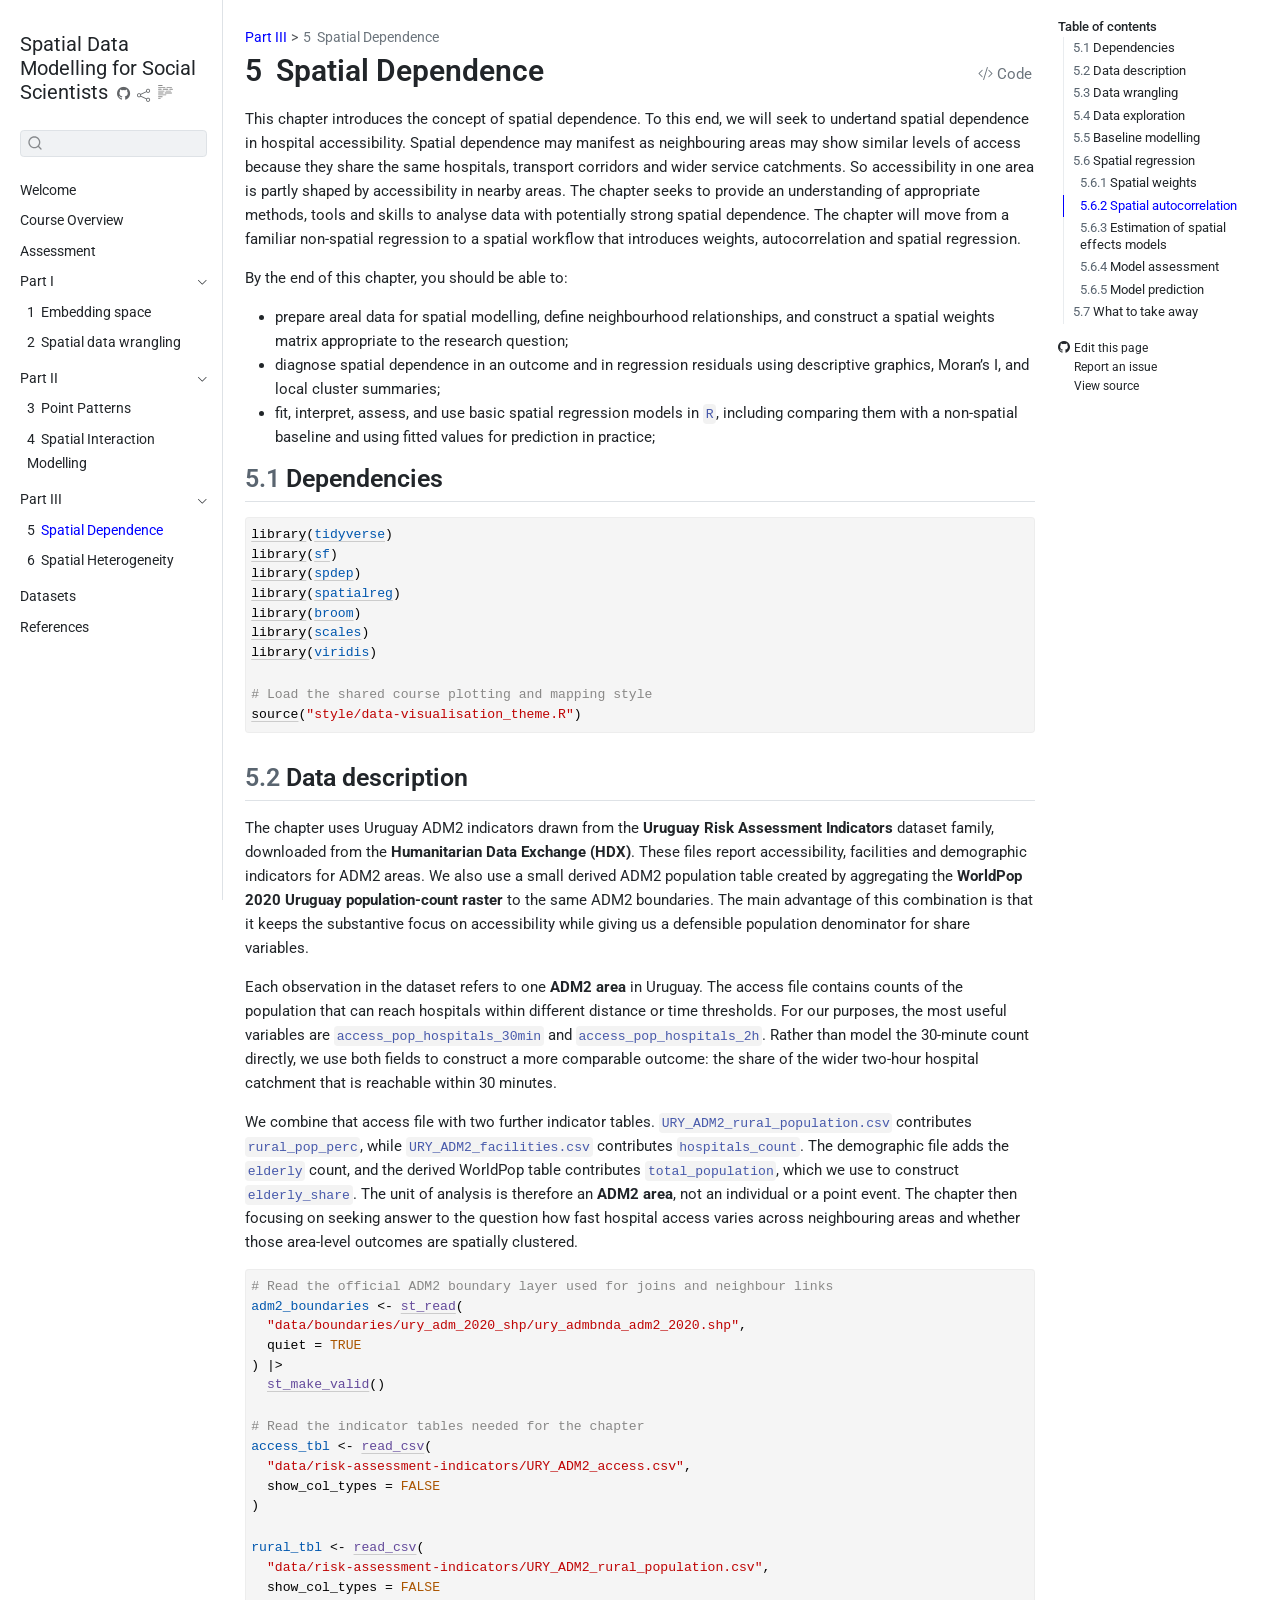
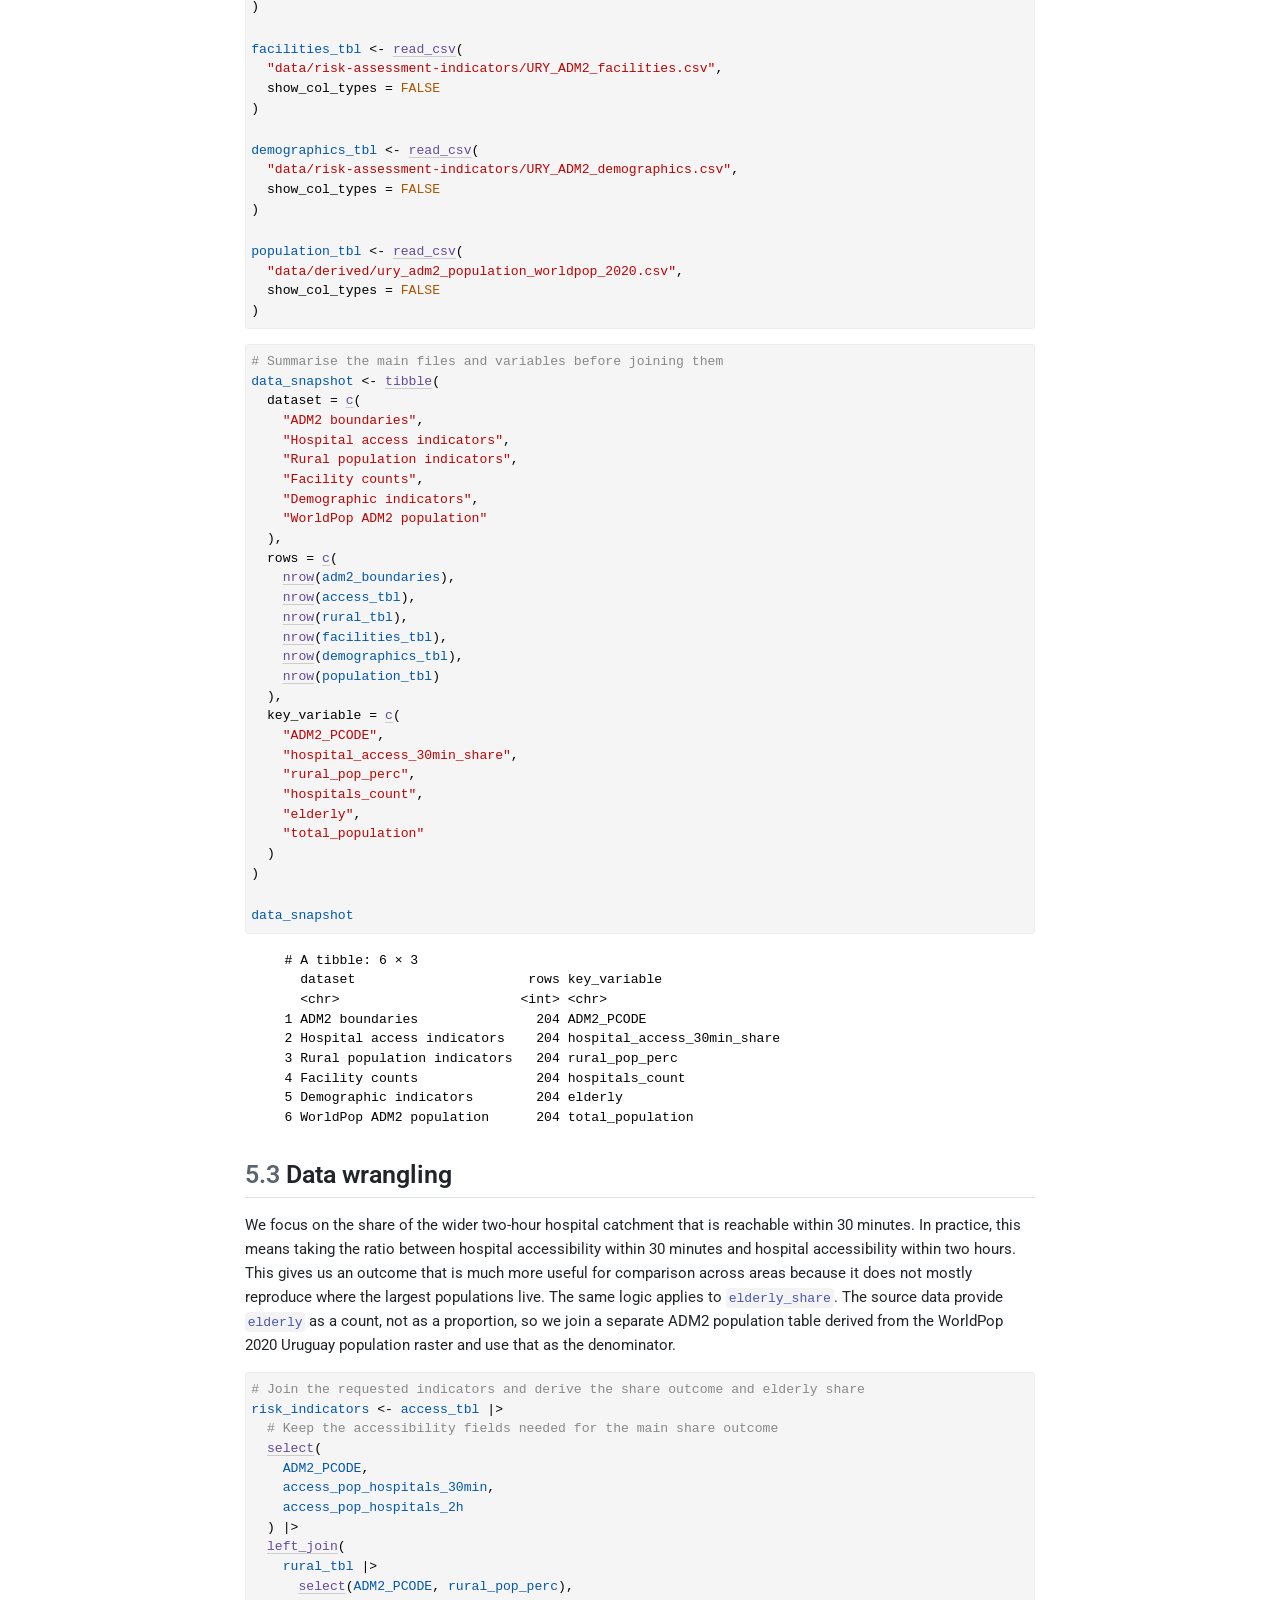
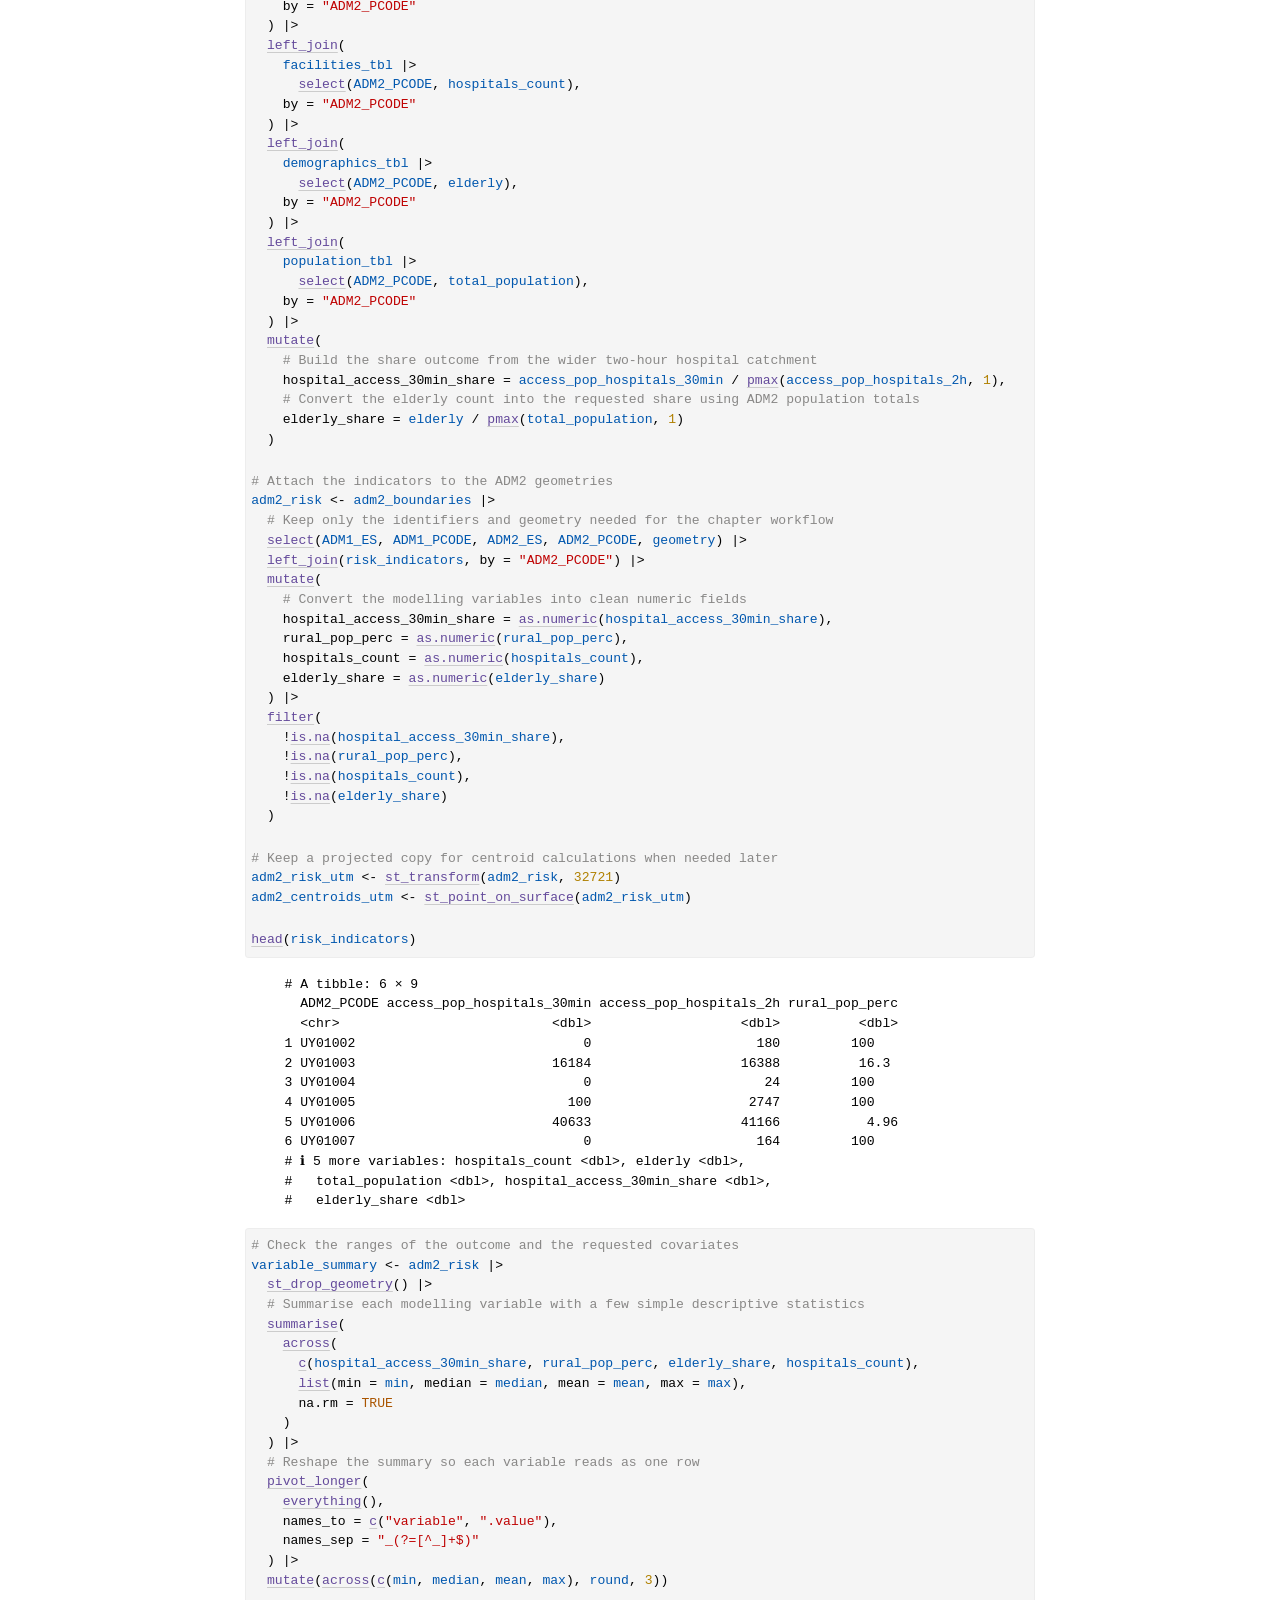
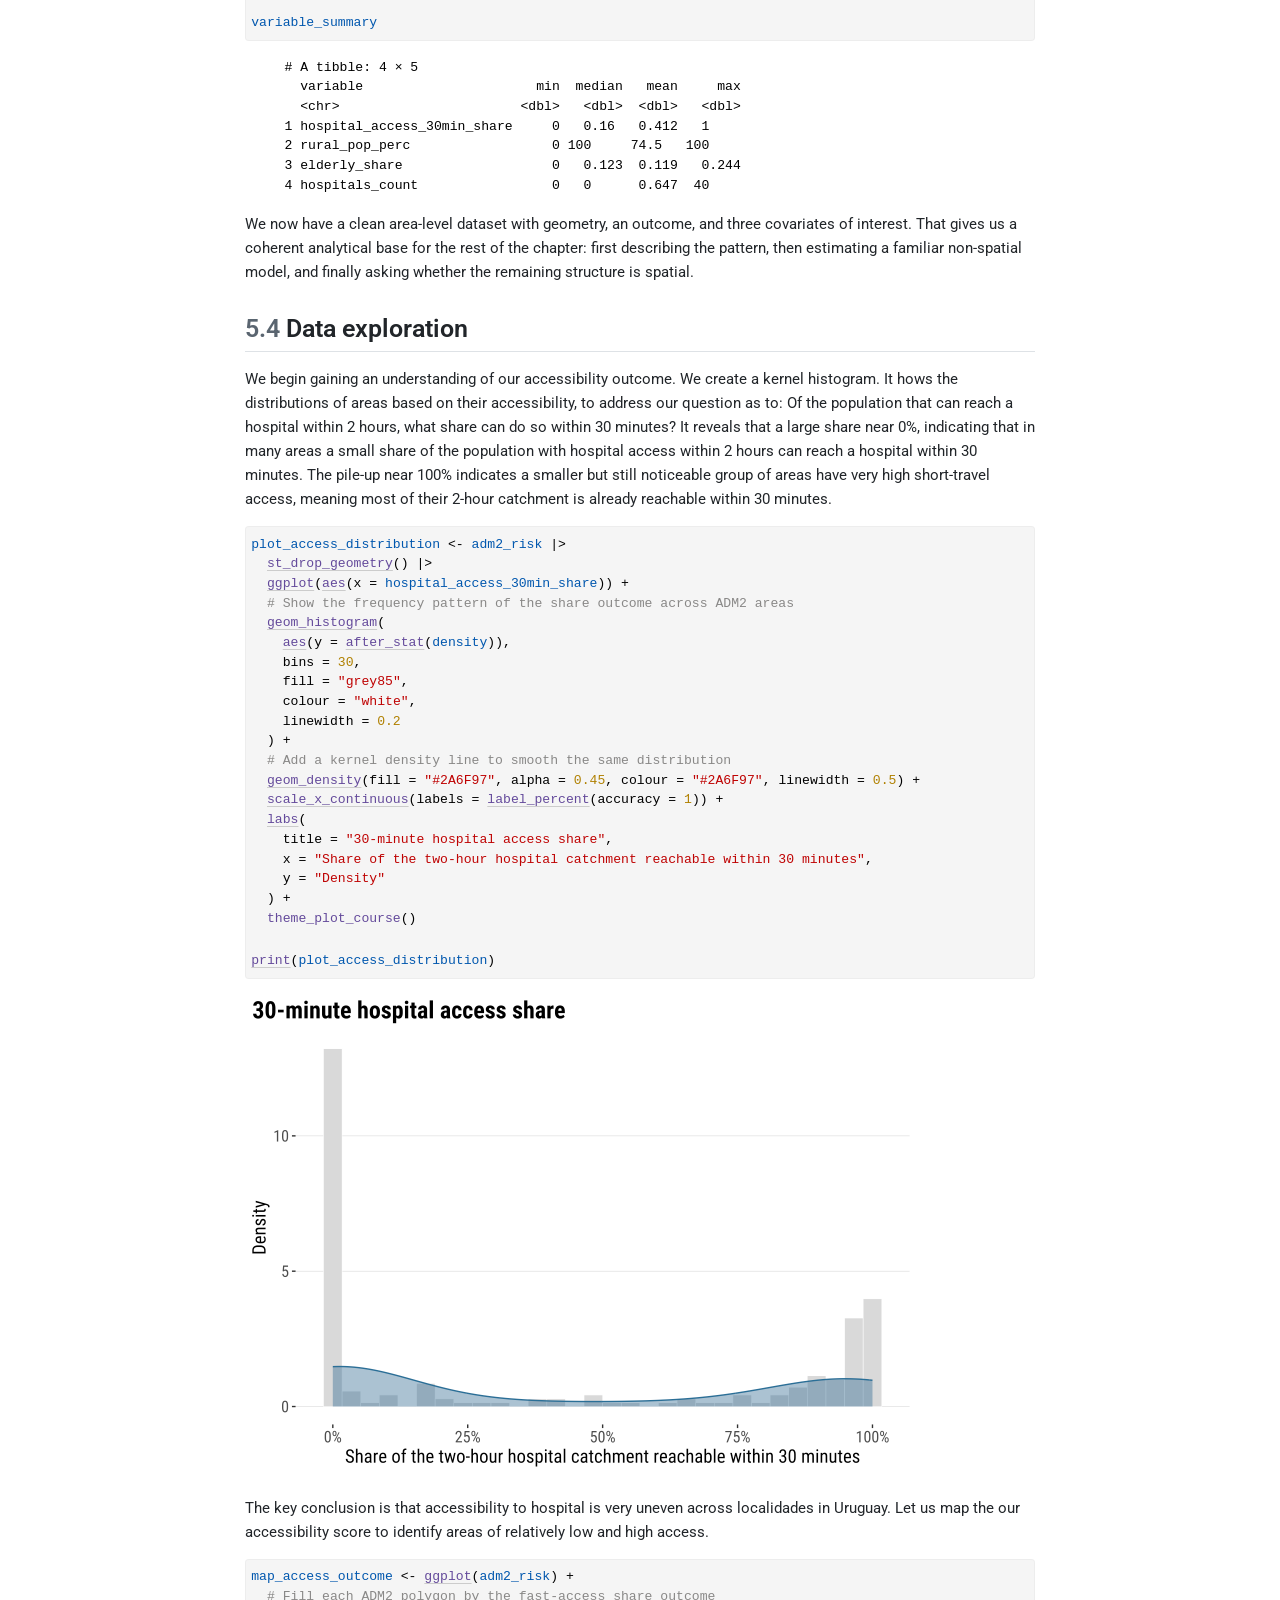
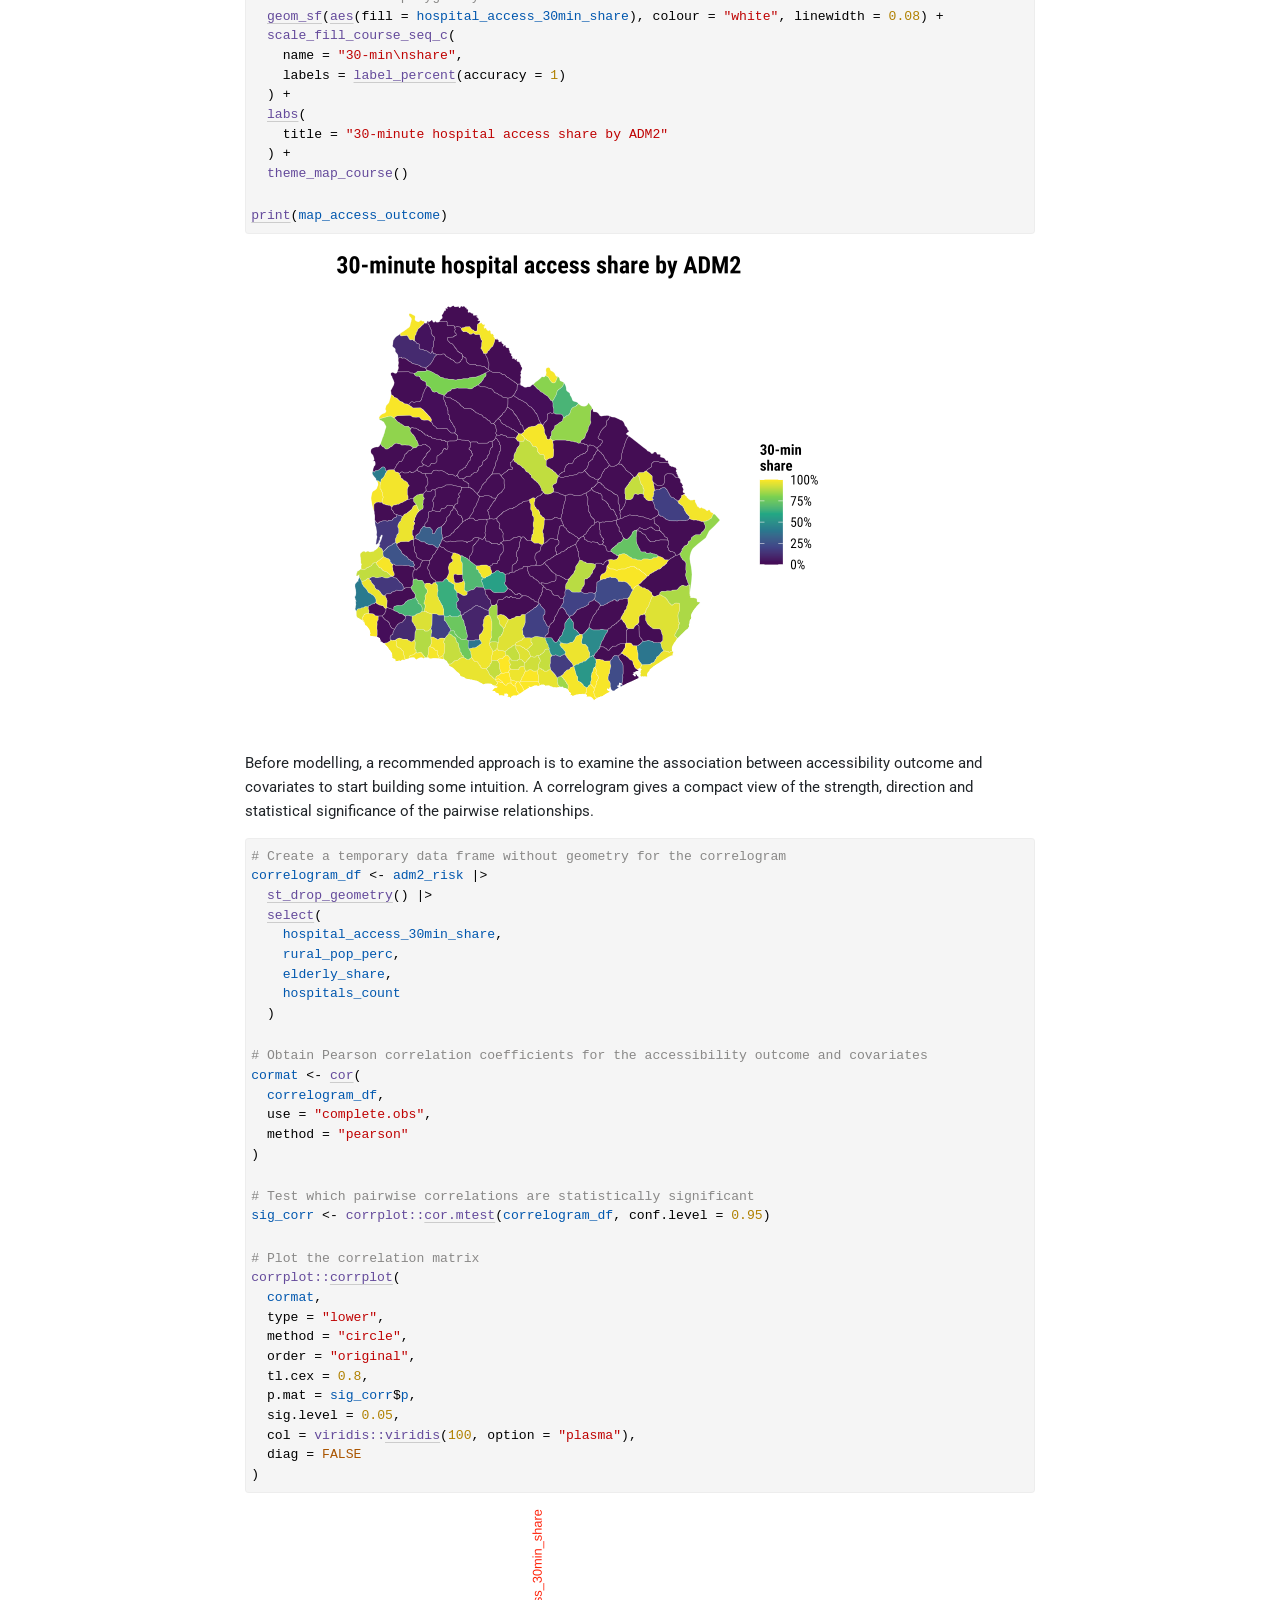
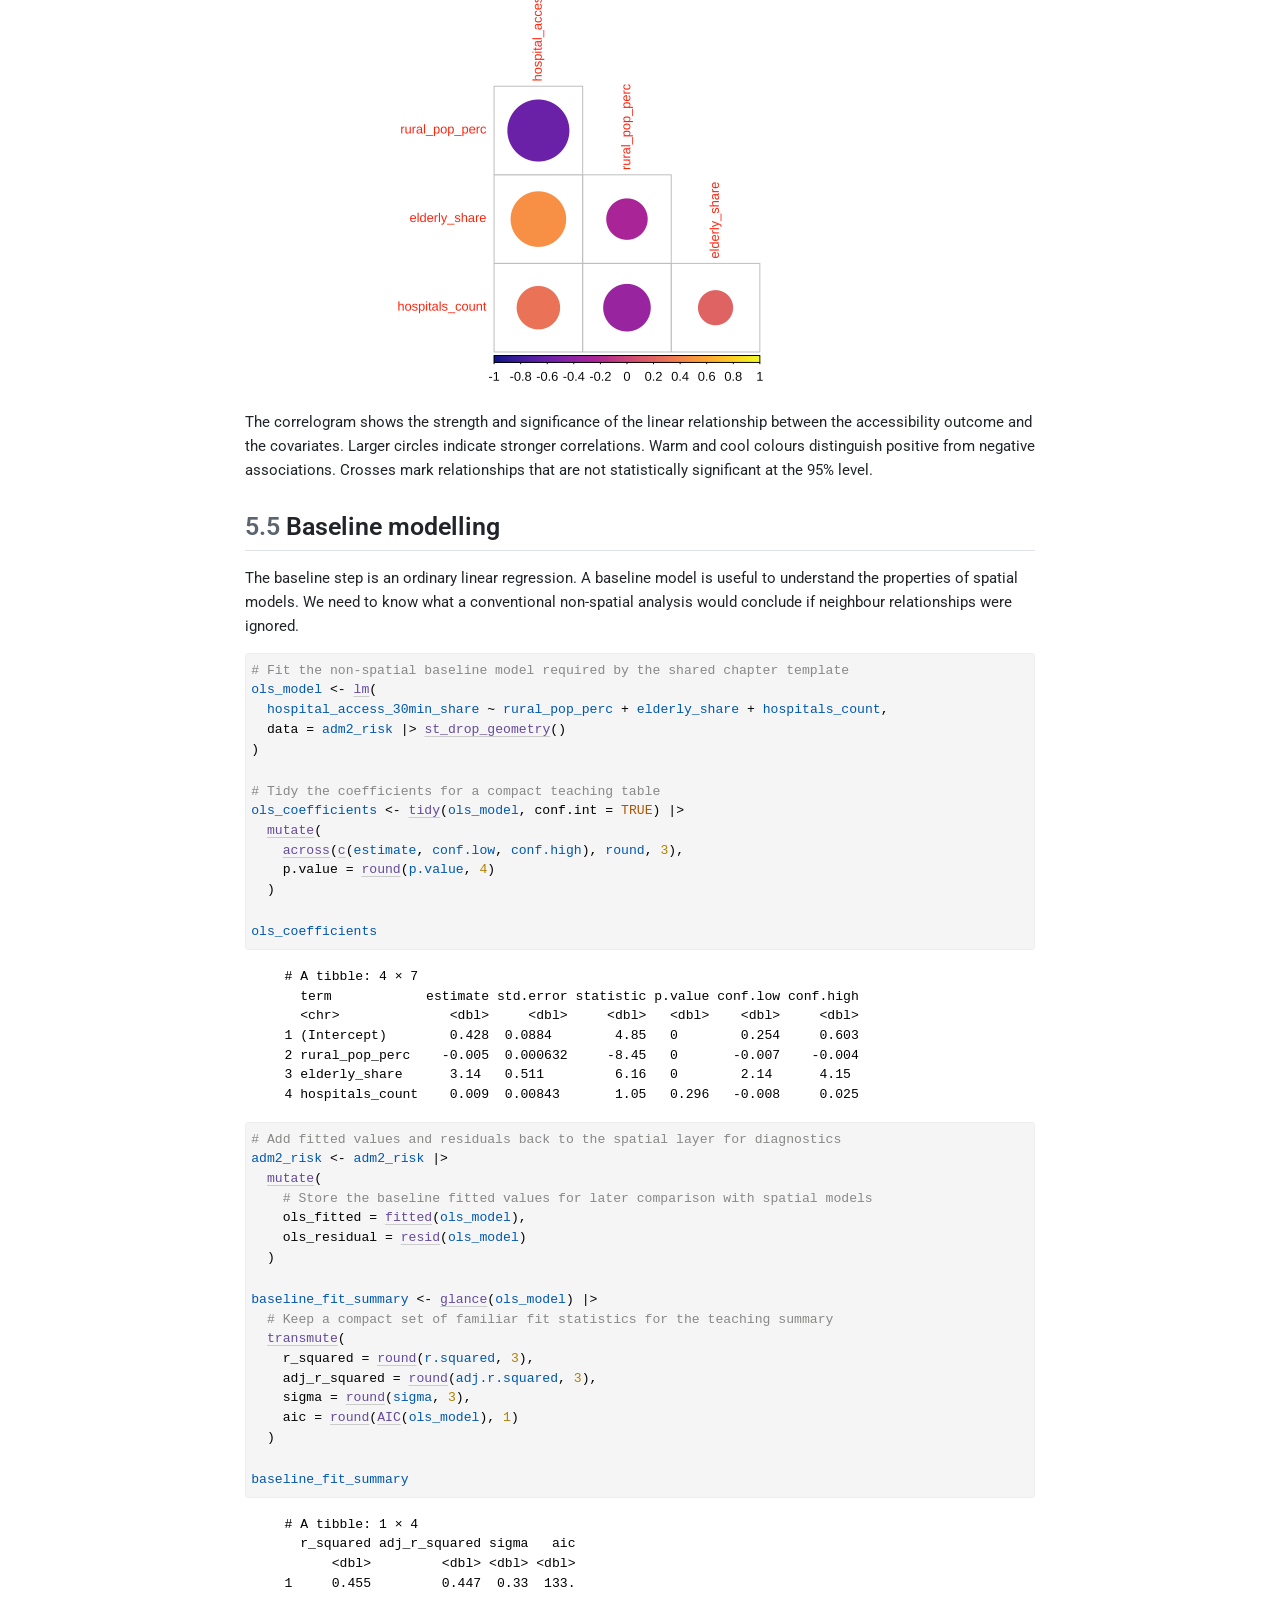
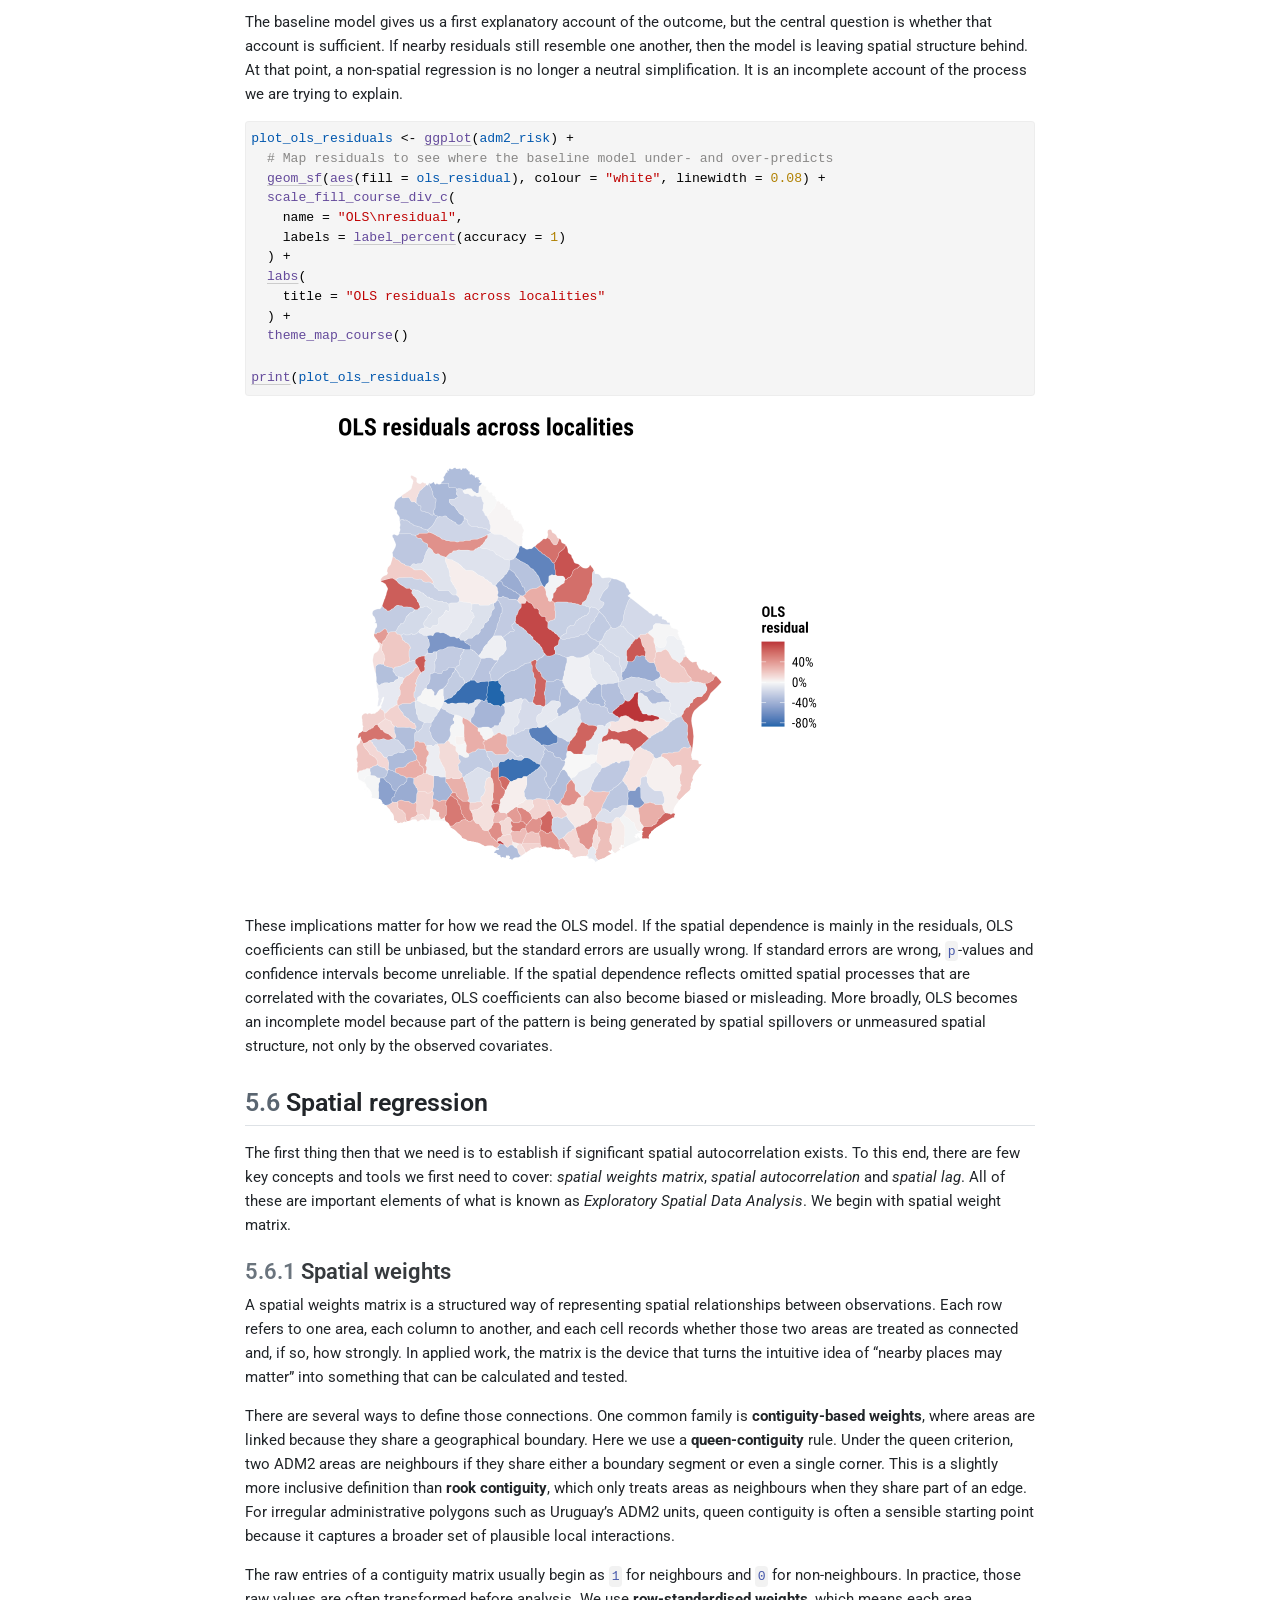
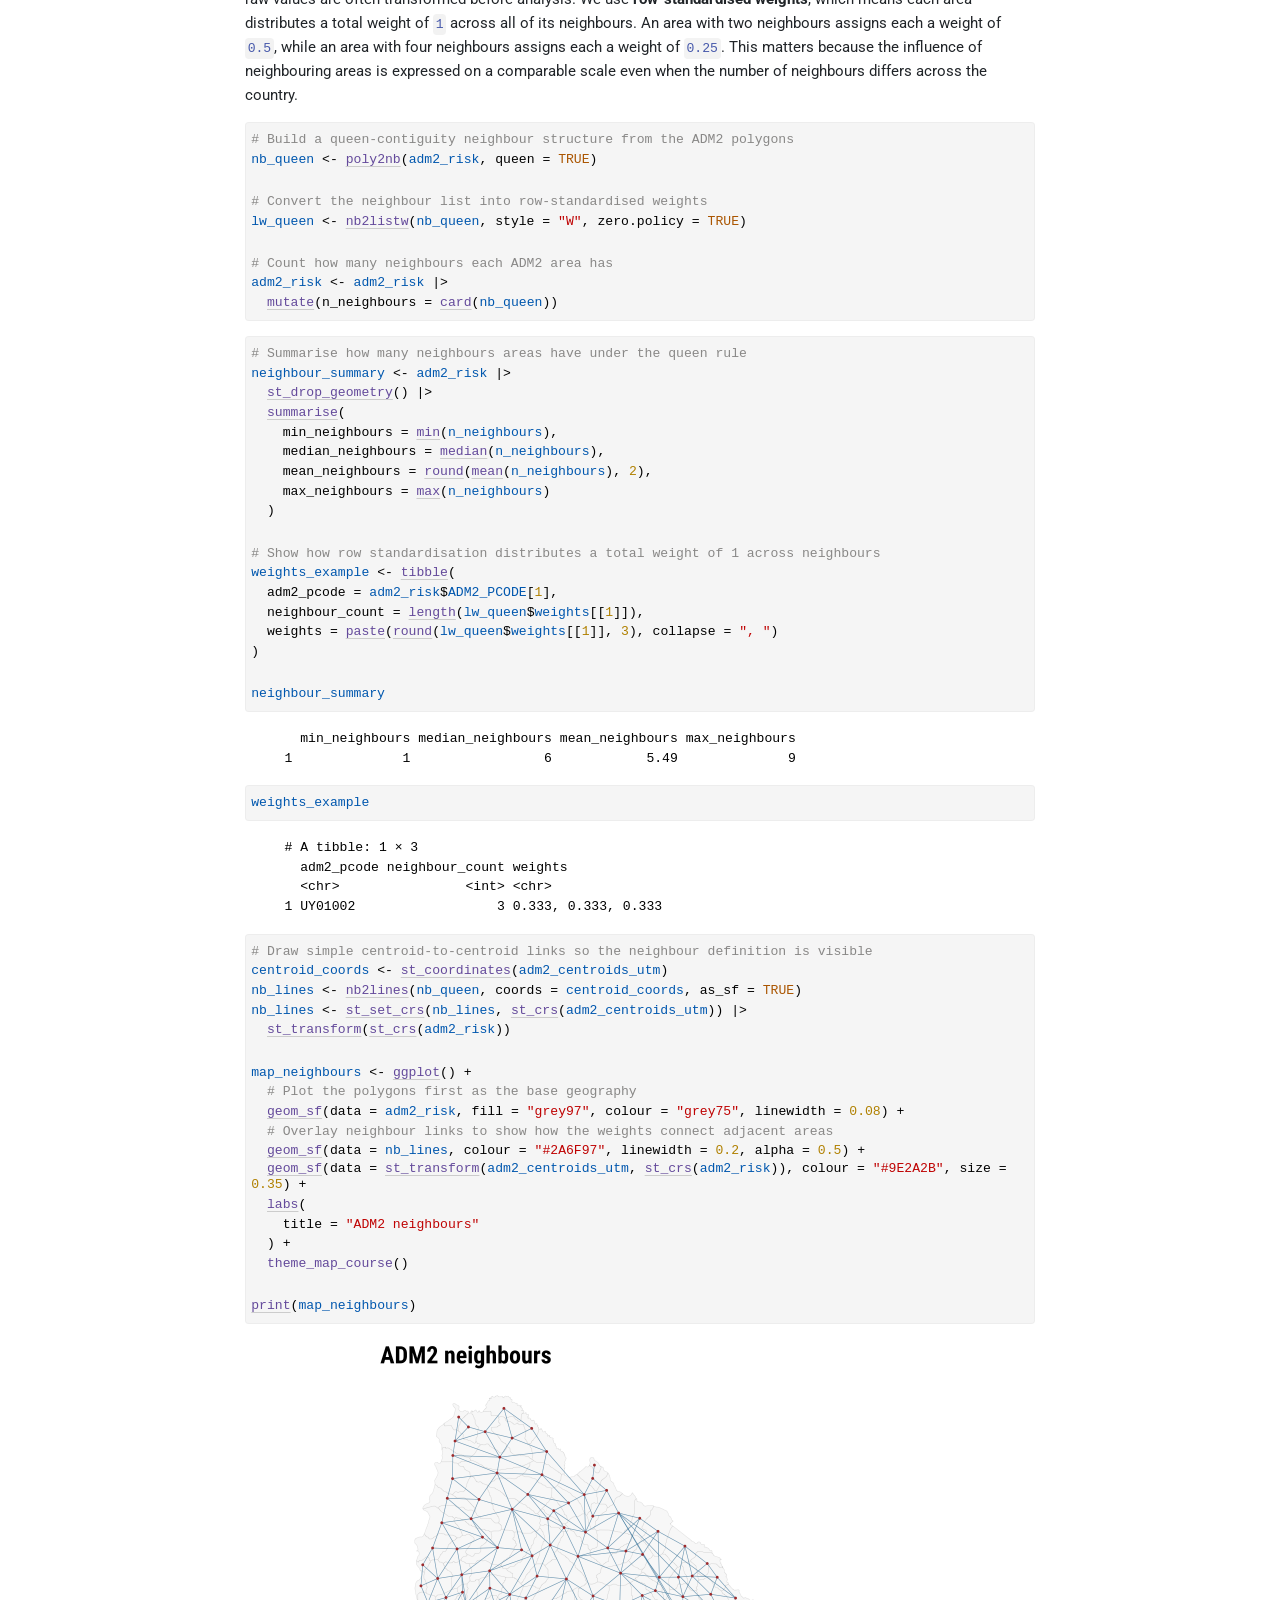
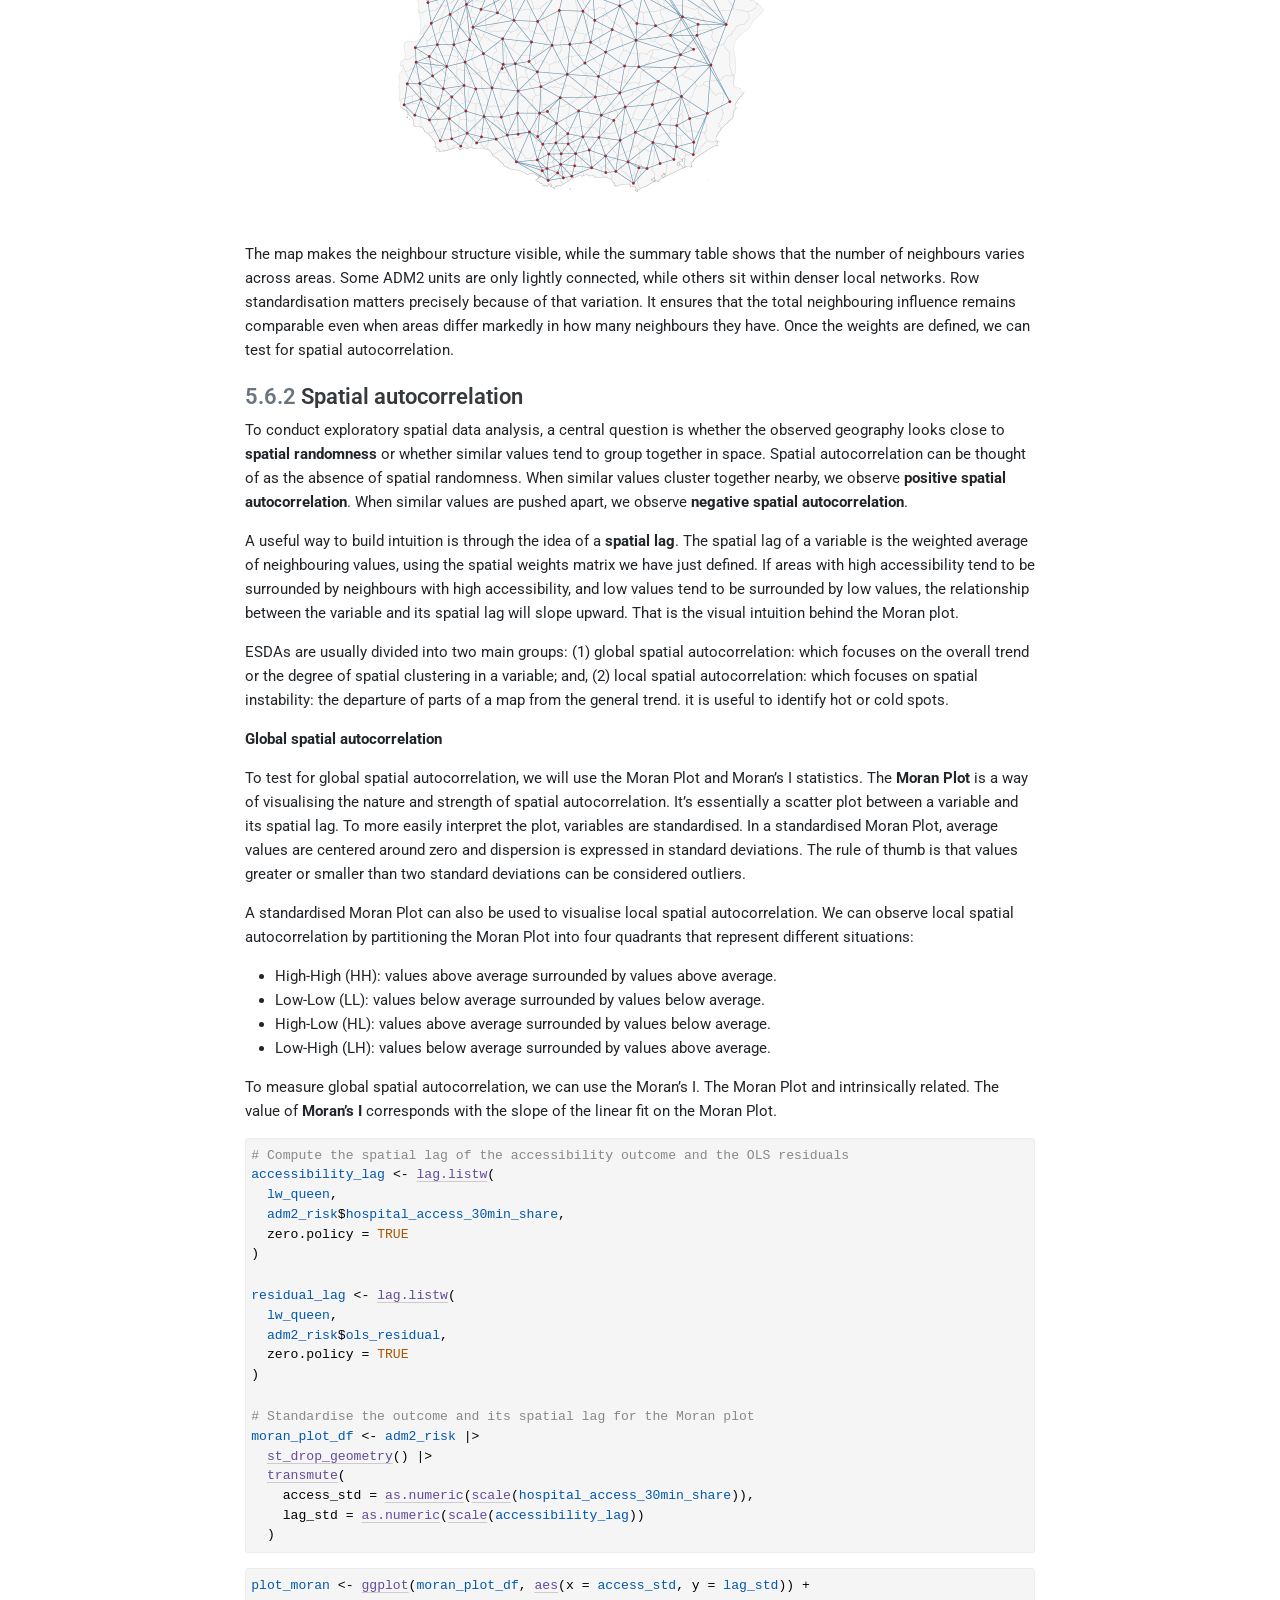
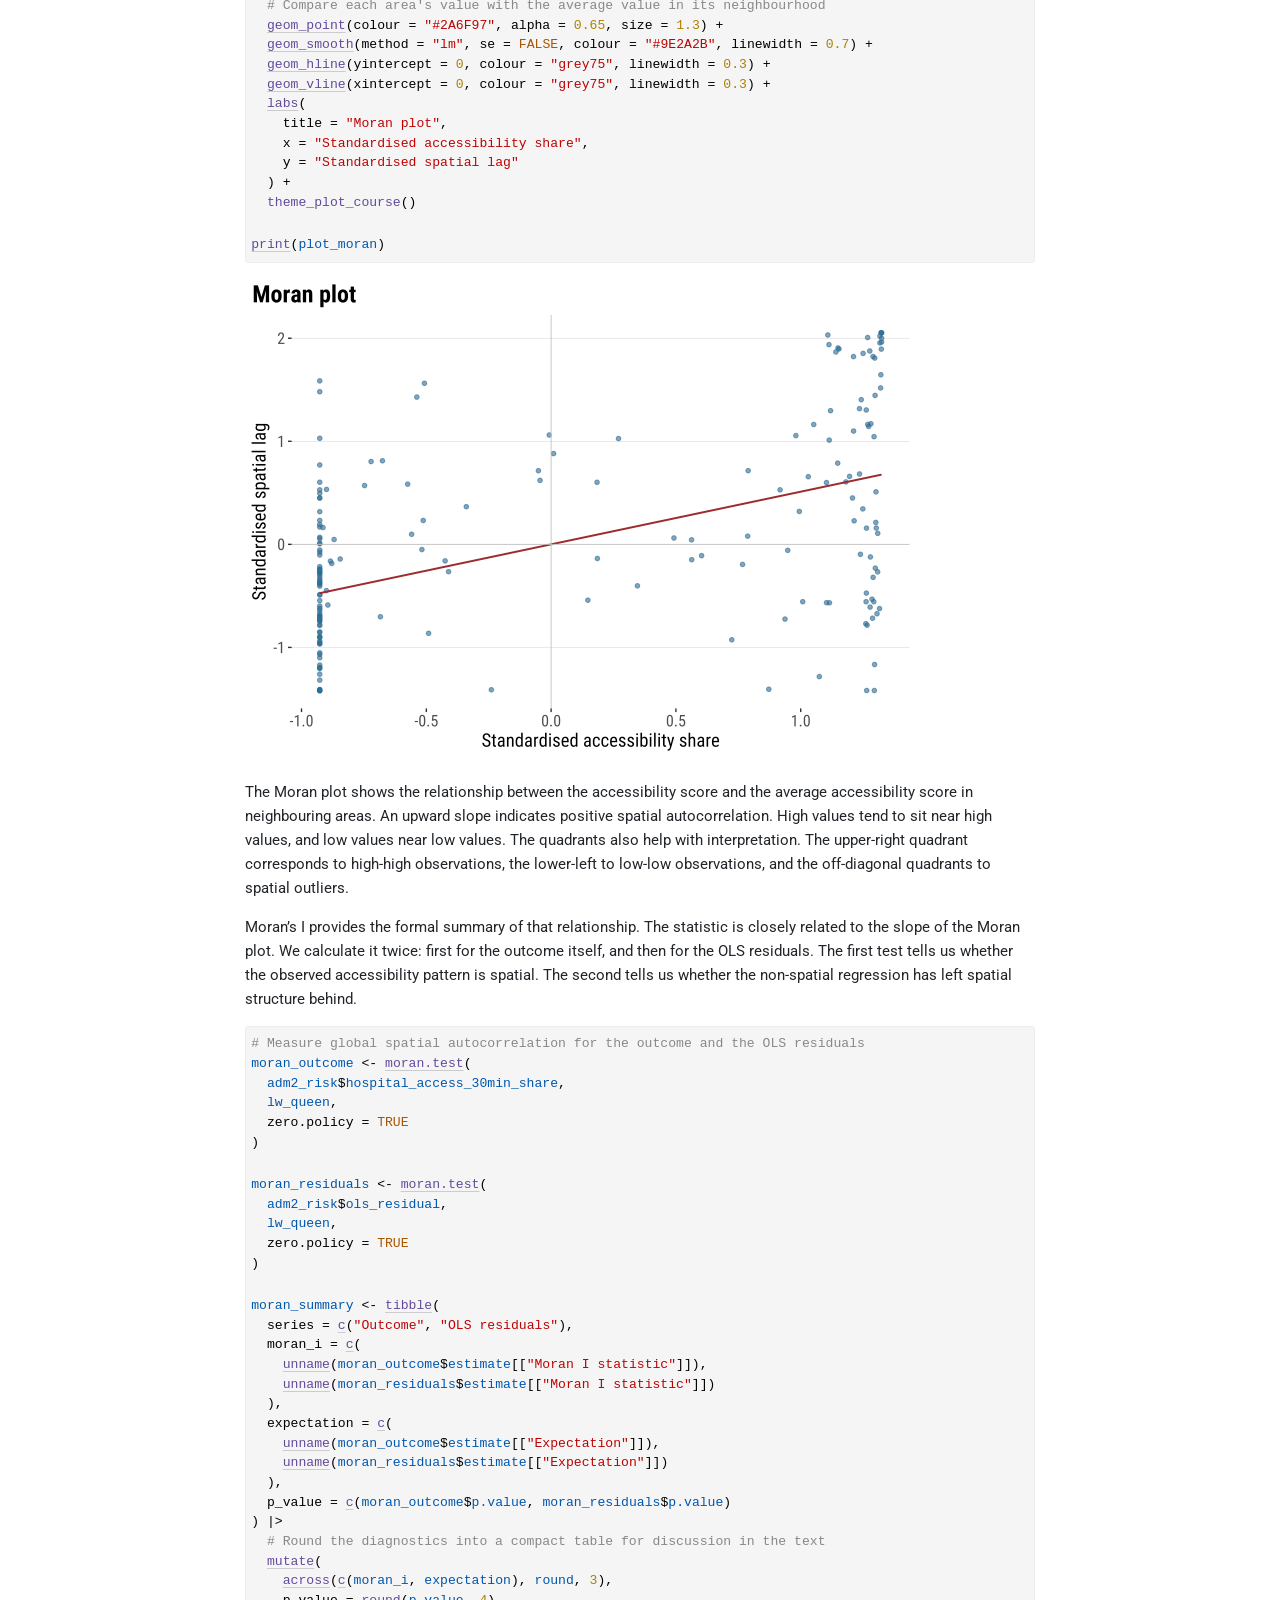
<file: docs/05-spatial-dependence.html>
<!DOCTYPE html>
<html xmlns="http://www.w3.org/1999/xhtml" lang="en" xml:lang="en"><head>
<meta http-equiv="Content-Type" content="text/html; charset=UTF-8">
<meta charset="utf-8">
<meta name="generator" content="quarto-1.8.26">
<meta name="viewport" content="width=device-width, initial-scale=1.0, user-scalable=yes">
<title>5&nbsp; Spatial Dependence – Spatial Data Modelling for Social Scientists</title>
<style>
code{white-space: pre-wrap;}
span.smallcaps{font-variant: small-caps;}
div.columns{display: flex; gap: min(4vw, 1.5em);}
div.column{flex: auto; overflow-x: auto;}
div.hanging-indent{margin-left: 1.5em; text-indent: -1.5em;}
ul.task-list{list-style: none;}
ul.task-list li input[type="checkbox"] {
  width: 0.8em;
  margin: 0 0.8em 0.2em -1em; /* quarto-specific, see https://github.com/quarto-dev/quarto-cli/issues/4556 */ 
  vertical-align: middle;
}
/* CSS for syntax highlighting */
html { -webkit-text-size-adjust: 100%; }
pre > code.sourceCode { white-space: pre; position: relative; }
pre > code.sourceCode > span { display: inline-block; line-height: 1.25; }
pre > code.sourceCode > span:empty { height: 1.2em; }
.sourceCode { overflow: visible; }
code.sourceCode > span { color: inherit; text-decoration: inherit; }
div.sourceCode { margin: 1em 0; }
pre.sourceCode { margin: 0; }
@media screen {
div.sourceCode { overflow: auto; }
}
@media print {
pre > code.sourceCode { white-space: pre-wrap; }
pre > code.sourceCode > span { text-indent: -5em; padding-left: 5em; }
}
pre.numberSource code
  { counter-reset: source-line 0; }
pre.numberSource code > span
  { position: relative; left: -4em; counter-increment: source-line; }
pre.numberSource code > span > a:first-child::before
  { content: counter(source-line);
    position: relative; left: -1em; text-align: right; vertical-align: baseline;
    border: none; display: inline-block;
    -webkit-touch-callout: none; -webkit-user-select: none;
    -khtml-user-select: none; -moz-user-select: none;
    -ms-user-select: none; user-select: none;
    padding: 0 4px; width: 4em;
  }
pre.numberSource { margin-left: 3em;  padding-left: 4px; }
div.sourceCode
  {   }
@media screen {
pre > code.sourceCode > span > a:first-child::before { text-decoration: underline; }
}
</style>

<script src="site_libs/quarto-nav/quarto-nav.js"></script>
<script src="site_libs/quarto-nav/headroom.min.js"></script>
<script src="site_libs/clipboard/clipboard.min.js"></script>
<script src="site_libs/quarto-search/autocomplete.umd.js"></script>
<script src="site_libs/quarto-search/fuse.min.js"></script>
<script src="site_libs/quarto-search/quarto-search.js"></script>
<meta name="quarto:offset" content="./">
<link href="./06-spatial-heterogeneity.html" rel="next">
<link href="./04-spatial-interaction-model.html" rel="prev">
<link href="./figs/cover/uruguay-course-logo.ico" rel="icon">
<script src="site_libs/quarto-html/quarto.js" type="module"></script>
<script src="site_libs/quarto-html/tabsets/tabsets.js" type="module"></script>
<script src="site_libs/quarto-html/axe/axe-check.js" type="module"></script>
<script src="site_libs/quarto-html/popper.min.js"></script>
<script src="site_libs/quarto-html/tippy.umd.min.js"></script>
<script src="site_libs/quarto-html/anchor.min.js"></script>
<link href="site_libs/quarto-html/tippy.css" rel="stylesheet">
<link href="site_libs/quarto-html/quarto-syntax-highlighting-3d62d204ba1604a696ce2d8f1e6896bb.css" rel="stylesheet" id="quarto-text-highlighting-styles">
<script src="site_libs/bootstrap/bootstrap.min.js"></script>
<link href="site_libs/bootstrap/bootstrap-icons.css" rel="stylesheet">
<link href="site_libs/bootstrap/bootstrap-e101a6dc663a546a5e09aa12163449fe.min.css" rel="stylesheet" append-hash="true" id="quarto-bootstrap" data-mode="light"><script id="quarto-search-options" type="application/json">{
  "location": "sidebar",
  "copy-button": false,
  "collapse-after": 3,
  "panel-placement": "start",
  "type": "textbox",
  "limit": 50,
  "keyboard-shortcut": [
    "f",
    "/",
    "s"
  ],
  "show-item-context": false,
  "language": {
    "search-no-results-text": "No results",
    "search-matching-documents-text": "matching documents",
    "search-copy-link-title": "Copy link to search",
    "search-hide-matches-text": "Hide additional matches",
    "search-more-match-text": "more match in this document",
    "search-more-matches-text": "more matches in this document",
    "search-clear-button-title": "Clear",
    "search-text-placeholder": "",
    "search-detached-cancel-button-title": "Cancel",
    "search-submit-button-title": "Submit",
    "search-label": "Search"
  }
}</script><style>html{ scroll-behavior: smooth; }</style>
<meta name="twitter:title" content="5&nbsp; Spatial Dependence – Spatial Data Modelling for Social Scientists">
<meta name="twitter:description" content="">
<meta name="twitter:image" content="05-spatial-dependence_files/figure-html/unnamed-chunk-7-1.png">
<meta name="twitter:creator" content="fcorowe">
<meta name="twitter:card" content="summary_large_image">
</head>
<body class="nav-sidebar docked quarto-light">

<div id="quarto-search-results"></div>
  <header id="quarto-header" class="headroom fixed-top"><nav class="quarto-secondary-nav"><div class="container-fluid d-flex">
      <button type="button" class="quarto-btn-toggle btn" data-bs-toggle="collapse" role="button" data-bs-target=".quarto-sidebar-collapse-item" aria-controls="quarto-sidebar" aria-expanded="false" aria-label="Toggle sidebar navigation" onclick="if (window.quartoToggleHeadroom) { window.quartoToggleHeadroom(); }">
        <i class="bi bi-layout-text-sidebar-reverse"></i>
      </button>
        <nav class="quarto-page-breadcrumbs" aria-label="breadcrumb"><ol class="breadcrumb"><li class="breadcrumb-item"><a href="./05-spatial-dependence.html">Part III</a></li><li class="breadcrumb-item"><a href="./05-spatial-dependence.html"><span class="chapter-number">5</span>&nbsp; <span class="chapter-title">Spatial Dependence</span></a></li></ol></nav>
        <a class="flex-grow-1" role="navigation" data-bs-toggle="collapse" data-bs-target=".quarto-sidebar-collapse-item" aria-controls="quarto-sidebar" aria-expanded="false" aria-label="Toggle sidebar navigation" onclick="if (window.quartoToggleHeadroom) { window.quartoToggleHeadroom(); }">      
        </a>
      <button type="button" class="btn quarto-search-button" aria-label="Search" onclick="window.quartoOpenSearch();">
        <i class="bi bi-search"></i>
      </button>
    </div>
  </nav></header><!-- content --><div id="quarto-content" class="quarto-container page-columns page-rows-contents page-layout-article">
<!-- sidebar -->
  <nav id="quarto-sidebar" class="sidebar collapse collapse-horizontal quarto-sidebar-collapse-item sidebar-navigation docked overflow-auto"><div class="pt-lg-2 mt-2 text-left sidebar-header">
    <div class="sidebar-title mb-0 py-0">
      <a href="./">Spatial Data Modelling for Social Scientists</a> 
        <div class="sidebar-tools-main tools-wide">
    <a href="https://github.com/fcorowe/smds_uruguay" title="Source Code" class="quarto-navigation-tool px-1" aria-label="Source Code"><i class="bi bi-github"></i></a>
    <div class="dropdown">
      <a href="" title="Share" id="quarto-navigation-tool-dropdown-0" class="quarto-navigation-tool dropdown-toggle px-1" data-bs-toggle="dropdown" aria-expanded="false" role="link" aria-label="Share"><i class="bi bi-share"></i></a>
      <ul class="dropdown-menu" aria-labelledby="quarto-navigation-tool-dropdown-0">
<li>
            <a class="dropdown-item sidebar-tools-main-item" href="https://twitter.com/intent/tweet?url=|url|">
              <i class="bi bi-twitter pe-1"></i>
            Twitter
            </a>
          </li>
          <li>
            <a class="dropdown-item sidebar-tools-main-item" href="https://www.facebook.com/sharer/sharer.php?u=|url|">
              <i class="bi bi-facebook pe-1"></i>
            Facebook
            </a>
          </li>
      </ul>
</div>
  <a href="" class="quarto-reader-toggle quarto-navigation-tool px-1" onclick="window.quartoToggleReader(); return false;" title="Toggle reader mode">
  <div class="quarto-reader-toggle-btn">
  <i class="bi"></i>
  </div>
</a>
</div>
    </div>
      </div>
        <div class="mt-2 flex-shrink-0 align-items-center">
        <div class="sidebar-search">
        <div id="quarto-search" class="" title="Search"></div>
        </div>
        </div>
    <div class="sidebar-menu-container"> 
    <ul class="list-unstyled mt-1">
<li class="sidebar-item">
  <div class="sidebar-item-container"> 
  <a href="./index.html" class="sidebar-item-text sidebar-link">
 <span class="menu-text">Welcome</span></a>
  </div>
</li>
        <li class="sidebar-item">
  <div class="sidebar-item-container"> 
  <a href="./course-overview.html" class="sidebar-item-text sidebar-link">
 <span class="menu-text">Course Overview</span></a>
  </div>
</li>
        <li class="sidebar-item">
  <div class="sidebar-item-container"> 
  <a href="./assessment.html" class="sidebar-item-text sidebar-link">
 <span class="menu-text">Assessment</span></a>
  </div>
</li>
        <li class="sidebar-item sidebar-item-section">
      <div class="sidebar-item-container"> 
            <a class="sidebar-item-text sidebar-link text-start" data-bs-toggle="collapse" data-bs-target="#quarto-sidebar-section-1" role="navigation" aria-expanded="true">
 <span class="menu-text">Part I</span></a>
          <a class="sidebar-item-toggle text-start" data-bs-toggle="collapse" data-bs-target="#quarto-sidebar-section-1" role="navigation" aria-expanded="true" aria-label="Toggle section">
            <i class="bi bi-chevron-right ms-2"></i>
          </a> 
      </div>
      <ul id="quarto-sidebar-section-1" class="collapse list-unstyled sidebar-section depth1 show">
<li class="sidebar-item">
  <div class="sidebar-item-container"> 
  <a href="./01-embedding-space.html" class="sidebar-item-text sidebar-link">
 <span class="menu-text"><span class="chapter-number">1</span>&nbsp; <span class="chapter-title">Embedding space</span></span></a>
  </div>
</li>
          <li class="sidebar-item">
  <div class="sidebar-item-container"> 
  <a href="./02-spatial-data-wrangling.html" class="sidebar-item-text sidebar-link">
 <span class="menu-text"><span class="chapter-number">2</span>&nbsp; <span class="chapter-title">Spatial data wrangling</span></span></a>
  </div>
</li>
      </ul>
</li>
        <li class="sidebar-item sidebar-item-section">
      <div class="sidebar-item-container"> 
            <a class="sidebar-item-text sidebar-link text-start" data-bs-toggle="collapse" data-bs-target="#quarto-sidebar-section-2" role="navigation" aria-expanded="true">
 <span class="menu-text">Part II</span></a>
          <a class="sidebar-item-toggle text-start" data-bs-toggle="collapse" data-bs-target="#quarto-sidebar-section-2" role="navigation" aria-expanded="true" aria-label="Toggle section">
            <i class="bi bi-chevron-right ms-2"></i>
          </a> 
      </div>
      <ul id="quarto-sidebar-section-2" class="collapse list-unstyled sidebar-section depth1 show">
<li class="sidebar-item">
  <div class="sidebar-item-container"> 
  <a href="./03-points.html" class="sidebar-item-text sidebar-link">
 <span class="menu-text"><span class="chapter-number">3</span>&nbsp; <span class="chapter-title">Point Patterns</span></span></a>
  </div>
</li>
          <li class="sidebar-item">
  <div class="sidebar-item-container"> 
  <a href="./04-spatial-interaction-model.html" class="sidebar-item-text sidebar-link">
 <span class="menu-text"><span class="chapter-number">4</span>&nbsp; <span class="chapter-title">Spatial Interaction Modelling</span></span></a>
  </div>
</li>
      </ul>
</li>
        <li class="sidebar-item sidebar-item-section">
      <div class="sidebar-item-container"> 
            <a class="sidebar-item-text sidebar-link text-start" data-bs-toggle="collapse" data-bs-target="#quarto-sidebar-section-3" role="navigation" aria-expanded="true">
 <span class="menu-text">Part III</span></a>
          <a class="sidebar-item-toggle text-start" data-bs-toggle="collapse" data-bs-target="#quarto-sidebar-section-3" role="navigation" aria-expanded="true" aria-label="Toggle section">
            <i class="bi bi-chevron-right ms-2"></i>
          </a> 
      </div>
      <ul id="quarto-sidebar-section-3" class="collapse list-unstyled sidebar-section depth1 show">
<li class="sidebar-item">
  <div class="sidebar-item-container"> 
  <a href="./05-spatial-dependence.html" class="sidebar-item-text sidebar-link active">
 <span class="menu-text"><span class="chapter-number">5</span>&nbsp; <span class="chapter-title">Spatial Dependence</span></span></a>
  </div>
</li>
          <li class="sidebar-item">
  <div class="sidebar-item-container"> 
  <a href="./06-spatial-heterogeneity.html" class="sidebar-item-text sidebar-link">
 <span class="menu-text"><span class="chapter-number">6</span>&nbsp; <span class="chapter-title">Spatial Heterogeneity</span></span></a>
  </div>
</li>
      </ul>
</li>
        <li class="sidebar-item">
  <div class="sidebar-item-container"> 
  <a href="./data.html" class="sidebar-item-text sidebar-link">
 <span class="menu-text">Datasets</span></a>
  </div>
</li>
        <li class="sidebar-item">
  <div class="sidebar-item-container"> 
  <a href="./references.html" class="sidebar-item-text sidebar-link">
 <span class="menu-text">References</span></a>
  </div>
</li>
    </ul>
</div>
</nav><div id="quarto-sidebar-glass" class="quarto-sidebar-collapse-item" data-bs-toggle="collapse" data-bs-target=".quarto-sidebar-collapse-item"></div>
<!-- margin-sidebar -->
    <div id="quarto-margin-sidebar" class="sidebar margin-sidebar">
        <nav id="TOC" role="doc-toc" class="toc-active"><h2 id="toc-title">Table of contents</h2>
   
  <ul>
<li><a href="#dependencies" id="toc-dependencies" class="nav-link active" data-scroll-target="#dependencies"><span class="header-section-number">5.1</span> Dependencies</a></li>
  <li><a href="#data-description" id="toc-data-description" class="nav-link" data-scroll-target="#data-description"><span class="header-section-number">5.2</span> Data description</a></li>
  <li><a href="#data-wrangling" id="toc-data-wrangling" class="nav-link" data-scroll-target="#data-wrangling"><span class="header-section-number">5.3</span> Data wrangling</a></li>
  <li><a href="#data-exploration" id="toc-data-exploration" class="nav-link" data-scroll-target="#data-exploration"><span class="header-section-number">5.4</span> Data exploration</a></li>
  <li><a href="#baseline-modelling" id="toc-baseline-modelling" class="nav-link" data-scroll-target="#baseline-modelling"><span class="header-section-number">5.5</span> Baseline modelling</a></li>
  <li>
<a href="#spatial-regression" id="toc-spatial-regression" class="nav-link" data-scroll-target="#spatial-regression"><span class="header-section-number">5.6</span> Spatial regression</a>
  <ul class="collapse">
<li><a href="#spatial-weights" id="toc-spatial-weights" class="nav-link" data-scroll-target="#spatial-weights"><span class="header-section-number">5.6.1</span> Spatial weights</a></li>
  <li><a href="#spatial-autocorrelation" id="toc-spatial-autocorrelation" class="nav-link" data-scroll-target="#spatial-autocorrelation"><span class="header-section-number">5.6.2</span> Spatial autocorrelation</a></li>
  <li><a href="#estimation-of-spatial-effects-models" id="toc-estimation-of-spatial-effects-models" class="nav-link" data-scroll-target="#estimation-of-spatial-effects-models"><span class="header-section-number">5.6.3</span> Estimation of spatial effects models</a></li>
  <li><a href="#model-assessment" id="toc-model-assessment" class="nav-link" data-scroll-target="#model-assessment"><span class="header-section-number">5.6.4</span> Model assessment</a></li>
  <li><a href="#model-prediction" id="toc-model-prediction" class="nav-link" data-scroll-target="#model-prediction"><span class="header-section-number">5.6.5</span> Model prediction</a></li>
  </ul>
</li>
  <li><a href="#what-to-take-away" id="toc-what-to-take-away" class="nav-link" data-scroll-target="#what-to-take-away"><span class="header-section-number">5.7</span> What to take away</a></li>
  </ul><div class="toc-actions"><ul><li><a href="https://github.com/fcorowe/smds_uruguay/edit/main/05-spatial-dependence.qmd" class="toc-action"><i class="bi bi-github"></i>Edit this page</a></li><li><a href="https://github.com/fcorowe/smds_uruguay/issues/new" class="toc-action"><i class="bi empty"></i>Report an issue</a></li><li><a href="https://github.com/fcorowe/smds_uruguay/blob/main/05-spatial-dependence.qmd" class="toc-action"><i class="bi empty"></i>View source</a></li></ul></div></nav>
    </div>
<!-- main -->
<main class="content" id="quarto-document-content"><header id="title-block-header" class="quarto-title-block default"><nav class="quarto-page-breadcrumbs quarto-title-breadcrumbs d-none d-lg-block" aria-label="breadcrumb"><ol class="breadcrumb"><li class="breadcrumb-item"><a href="./05-spatial-dependence.html">Part III</a></li><li class="breadcrumb-item"><a href="./05-spatial-dependence.html"><span class="chapter-number">5</span>&nbsp; <span class="chapter-title">Spatial Dependence</span></a></li></ol></nav><div class="quarto-title">
<div class="quarto-title-block"><div><h1 class="title">
<span class="chapter-number">5</span>&nbsp; <span class="chapter-title">Spatial Dependence</span>
</h1><button type="button" class="btn code-tools-button" id="quarto-code-tools-source"><i class="bi"></i> Code</button></div></div>
</div>



<div class="quarto-title-meta">

    
  
    
  </div>
  


</header><p>This chapter introduces the concept of spatial dependence. To this end, we will seek to undertand spatial dependence in hospital accessibility. Spatial dependence may manifest as neighbouring areas may show similar levels of access because they share the same hospitals, transport corridors and wider service catchments. So accessibility in one area is partly shaped by accessibility in nearby areas. The chapter seeks to provide an understanding of appropriate methods, tools and skills to analyse data with potentially strong spatial dependence. The chapter will move from a familiar non-spatial regression to a spatial workflow that introduces weights, autocorrelation and spatial regression.</p>
<p>By the end of this chapter, you should be able to:</p>
<ul>
<li>prepare areal data for spatial modelling, define neighbourhood relationships, and construct a spatial weights matrix appropriate to the research question;</li>
<li>diagnose spatial dependence in an outcome and in regression residuals using descriptive graphics, Moran’s I, and local cluster summaries;</li>
<li>fit, interpret, assess, and use basic spatial regression models in <code>R</code>, including comparing them with a non-spatial baseline and using fitted values for prediction in practice;</li>
</ul>
<section id="dependencies" class="level2" data-number="5.1"><h2 data-number="5.1" class="anchored" data-anchor-id="dependencies">
<span class="header-section-number">5.1</span> Dependencies</h2>
<div class="cell">
<div class="code-copy-outer-scaffold"><div class="sourceCode" id="cb1"><pre class="downlit sourceCode r code-with-copy"><code class="sourceCode R"><span><span class="kw"><a href="https://rdrr.io/r/base/library.html">library</a></span><span class="op">(</span><span class="va"><a href="https://tidyverse.tidyverse.org">tidyverse</a></span><span class="op">)</span></span>
<span><span class="kw"><a href="https://rdrr.io/r/base/library.html">library</a></span><span class="op">(</span><span class="va"><a href="https://r-spatial.github.io/sf/">sf</a></span><span class="op">)</span></span>
<span><span class="kw"><a href="https://rdrr.io/r/base/library.html">library</a></span><span class="op">(</span><span class="va"><a href="https://github.com/r-spatial/spdep/">spdep</a></span><span class="op">)</span></span>
<span><span class="kw"><a href="https://rdrr.io/r/base/library.html">library</a></span><span class="op">(</span><span class="va"><a href="https://github.com/r-spatial/spatialreg/">spatialreg</a></span><span class="op">)</span></span>
<span><span class="kw"><a href="https://rdrr.io/r/base/library.html">library</a></span><span class="op">(</span><span class="va"><a href="https://broom.tidymodels.org/">broom</a></span><span class="op">)</span></span>
<span><span class="kw"><a href="https://rdrr.io/r/base/library.html">library</a></span><span class="op">(</span><span class="va"><a href="https://scales.r-lib.org">scales</a></span><span class="op">)</span></span>
<span><span class="kw"><a href="https://rdrr.io/r/base/library.html">library</a></span><span class="op">(</span><span class="va"><a href="https://sjmgarnier.github.io/viridis/">viridis</a></span><span class="op">)</span></span>
<span></span>
<span><span class="co"># Load the shared course plotting and mapping style</span></span>
<span><span class="kw"><a href="https://rdrr.io/r/base/source.html">source</a></span><span class="op">(</span><span class="st">"style/data-visualisation_theme.R"</span><span class="op">)</span></span></code></pre></div><button title="Copy to Clipboard" class="code-copy-button"><i class="bi"></i></button></div>
</div>
</section><section id="data-description" class="level2" data-number="5.2"><h2 data-number="5.2" class="anchored" data-anchor-id="data-description">
<span class="header-section-number">5.2</span> Data description</h2>
<p>The chapter uses Uruguay ADM2 indicators drawn from the <strong>Uruguay Risk Assessment Indicators</strong> dataset family, downloaded from the <strong>Humanitarian Data Exchange (HDX)</strong>. These files report accessibility, facilities and demographic indicators for ADM2 areas. We also use a small derived ADM2 population table created by aggregating the <strong>WorldPop 2020 Uruguay population-count raster</strong> to the same ADM2 boundaries. The main advantage of this combination is that it keeps the substantive focus on accessibility while giving us a defensible population denominator for share variables.</p>
<p>Each observation in the dataset refers to one <strong>ADM2 area</strong> in Uruguay. The access file contains counts of the population that can reach hospitals within different distance or time thresholds. For our purposes, the most useful variables are <code>access_pop_hospitals_30min</code> and <code>access_pop_hospitals_2h</code>. Rather than model the 30-minute count directly, we use both fields to construct a more comparable outcome: the share of the wider two-hour hospital catchment that is reachable within 30 minutes.</p>
<p>We combine that access file with two further indicator tables. <code>URY_ADM2_rural_population.csv</code> contributes <code>rural_pop_perc</code>, while <code>URY_ADM2_facilities.csv</code> contributes <code>hospitals_count</code>. The demographic file adds the <code>elderly</code> count, and the derived WorldPop table contributes <code>total_population</code>, which we use to construct <code>elderly_share</code>. The unit of analysis is therefore an <strong>ADM2 area</strong>, not an individual or a point event. The chapter then focusing on seeking answer to the question how fast hospital access varies across neighbouring areas and whether those area-level outcomes are spatially clustered.</p>
<div class="cell">
<div class="code-copy-outer-scaffold"><div class="sourceCode" id="cb2"><pre class="downlit sourceCode r code-with-copy"><code class="sourceCode R"><span><span class="co"># Read the official ADM2 boundary layer used for joins and neighbour links</span></span>
<span><span class="va">adm2_boundaries</span> <span class="op">&lt;-</span> <span class="fu"><a href="https://r-spatial.github.io/sf/reference/st_read.html">st_read</a></span><span class="op">(</span></span>
<span>  <span class="st">"data/boundaries/ury_adm_2020_shp/ury_admbnda_adm2_2020.shp"</span>,</span>
<span>  quiet <span class="op">=</span> <span class="cn">TRUE</span></span>
<span><span class="op">)</span> <span class="op">|&gt;</span></span>
<span>  <span class="fu"><a href="https://r-spatial.github.io/sf/reference/valid.html">st_make_valid</a></span><span class="op">(</span><span class="op">)</span></span>
<span></span>
<span><span class="co"># Read the indicator tables needed for the chapter</span></span>
<span><span class="va">access_tbl</span> <span class="op">&lt;-</span> <span class="fu"><a href="https://readr.tidyverse.org/reference/read_delim.html">read_csv</a></span><span class="op">(</span></span>
<span>  <span class="st">"data/risk-assessment-indicators/URY_ADM2_access.csv"</span>,</span>
<span>  show_col_types <span class="op">=</span> <span class="cn">FALSE</span></span>
<span><span class="op">)</span></span>
<span></span>
<span><span class="va">rural_tbl</span> <span class="op">&lt;-</span> <span class="fu"><a href="https://readr.tidyverse.org/reference/read_delim.html">read_csv</a></span><span class="op">(</span></span>
<span>  <span class="st">"data/risk-assessment-indicators/URY_ADM2_rural_population.csv"</span>,</span>
<span>  show_col_types <span class="op">=</span> <span class="cn">FALSE</span></span>
<span><span class="op">)</span></span>
<span></span>
<span><span class="va">facilities_tbl</span> <span class="op">&lt;-</span> <span class="fu"><a href="https://readr.tidyverse.org/reference/read_delim.html">read_csv</a></span><span class="op">(</span></span>
<span>  <span class="st">"data/risk-assessment-indicators/URY_ADM2_facilities.csv"</span>,</span>
<span>  show_col_types <span class="op">=</span> <span class="cn">FALSE</span></span>
<span><span class="op">)</span></span>
<span></span>
<span><span class="va">demographics_tbl</span> <span class="op">&lt;-</span> <span class="fu"><a href="https://readr.tidyverse.org/reference/read_delim.html">read_csv</a></span><span class="op">(</span></span>
<span>  <span class="st">"data/risk-assessment-indicators/URY_ADM2_demographics.csv"</span>,</span>
<span>  show_col_types <span class="op">=</span> <span class="cn">FALSE</span></span>
<span><span class="op">)</span></span>
<span></span>
<span><span class="va">population_tbl</span> <span class="op">&lt;-</span> <span class="fu"><a href="https://readr.tidyverse.org/reference/read_delim.html">read_csv</a></span><span class="op">(</span></span>
<span>  <span class="st">"data/derived/ury_adm2_population_worldpop_2020.csv"</span>,</span>
<span>  show_col_types <span class="op">=</span> <span class="cn">FALSE</span></span>
<span><span class="op">)</span></span></code></pre></div><button title="Copy to Clipboard" class="code-copy-button"><i class="bi"></i></button></div>
</div>
<div class="cell">
<div class="code-copy-outer-scaffold"><div class="sourceCode" id="cb3"><pre class="downlit sourceCode r code-with-copy"><code class="sourceCode R"><span><span class="co"># Summarise the main files and variables before joining them</span></span>
<span><span class="va">data_snapshot</span> <span class="op">&lt;-</span> <span class="fu"><a href="https://tibble.tidyverse.org/reference/tibble.html">tibble</a></span><span class="op">(</span></span>
<span>  dataset <span class="op">=</span> <span class="fu"><a href="https://rdrr.io/r/base/c.html">c</a></span><span class="op">(</span></span>
<span>    <span class="st">"ADM2 boundaries"</span>,</span>
<span>    <span class="st">"Hospital access indicators"</span>,</span>
<span>    <span class="st">"Rural population indicators"</span>,</span>
<span>    <span class="st">"Facility counts"</span>,</span>
<span>    <span class="st">"Demographic indicators"</span>,</span>
<span>    <span class="st">"WorldPop ADM2 population"</span></span>
<span>  <span class="op">)</span>,</span>
<span>  rows <span class="op">=</span> <span class="fu"><a href="https://rdrr.io/r/base/c.html">c</a></span><span class="op">(</span></span>
<span>    <span class="fu"><a href="https://rdrr.io/r/base/nrow.html">nrow</a></span><span class="op">(</span><span class="va">adm2_boundaries</span><span class="op">)</span>,</span>
<span>    <span class="fu"><a href="https://rdrr.io/r/base/nrow.html">nrow</a></span><span class="op">(</span><span class="va">access_tbl</span><span class="op">)</span>,</span>
<span>    <span class="fu"><a href="https://rdrr.io/r/base/nrow.html">nrow</a></span><span class="op">(</span><span class="va">rural_tbl</span><span class="op">)</span>,</span>
<span>    <span class="fu"><a href="https://rdrr.io/r/base/nrow.html">nrow</a></span><span class="op">(</span><span class="va">facilities_tbl</span><span class="op">)</span>,</span>
<span>    <span class="fu"><a href="https://rdrr.io/r/base/nrow.html">nrow</a></span><span class="op">(</span><span class="va">demographics_tbl</span><span class="op">)</span>,</span>
<span>    <span class="fu"><a href="https://rdrr.io/r/base/nrow.html">nrow</a></span><span class="op">(</span><span class="va">population_tbl</span><span class="op">)</span></span>
<span>  <span class="op">)</span>,</span>
<span>  key_variable <span class="op">=</span> <span class="fu"><a href="https://rdrr.io/r/base/c.html">c</a></span><span class="op">(</span></span>
<span>    <span class="st">"ADM2_PCODE"</span>,</span>
<span>    <span class="st">"hospital_access_30min_share"</span>,</span>
<span>    <span class="st">"rural_pop_perc"</span>,</span>
<span>    <span class="st">"hospitals_count"</span>,</span>
<span>    <span class="st">"elderly"</span>,</span>
<span>    <span class="st">"total_population"</span></span>
<span>  <span class="op">)</span></span>
<span><span class="op">)</span></span>
<span></span>
<span><span class="va">data_snapshot</span></span></code></pre></div><button title="Copy to Clipboard" class="code-copy-button"><i class="bi"></i></button></div>
<div class="cell-output cell-output-stdout">
<pre><code># A tibble: 6 × 3
  dataset                      rows key_variable               
  &lt;chr&gt;                       &lt;int&gt; &lt;chr&gt;                      
1 ADM2 boundaries               204 ADM2_PCODE                 
2 Hospital access indicators    204 hospital_access_30min_share
3 Rural population indicators   204 rural_pop_perc             
4 Facility counts               204 hospitals_count            
5 Demographic indicators        204 elderly                    
6 WorldPop ADM2 population      204 total_population           </code></pre>
</div>
</div>
</section><section id="data-wrangling" class="level2" data-number="5.3"><h2 data-number="5.3" class="anchored" data-anchor-id="data-wrangling">
<span class="header-section-number">5.3</span> Data wrangling</h2>
<p>We focus on the share of the wider two-hour hospital catchment that is reachable within 30 minutes. In practice, this means taking the ratio between hospital accessibility within 30 minutes and hospital accessibility within two hours. This gives us an outcome that is much more useful for comparison across areas because it does not mostly reproduce where the largest populations live. The same logic applies to <code>elderly_share</code>. The source data provide <code>elderly</code> as a count, not as a proportion, so we join a separate ADM2 population table derived from the WorldPop 2020 Uruguay population raster and use that as the denominator.</p>
<div class="cell">
<div class="code-copy-outer-scaffold"><div class="sourceCode" id="cb5"><pre class="downlit sourceCode r code-with-copy"><code class="sourceCode R"><span><span class="co"># Join the requested indicators and derive the share outcome and elderly share</span></span>
<span><span class="va">risk_indicators</span> <span class="op">&lt;-</span> <span class="va">access_tbl</span> <span class="op">|&gt;</span></span>
<span>  <span class="co"># Keep the accessibility fields needed for the main share outcome</span></span>
<span>  <span class="fu"><a href="https://dplyr.tidyverse.org/reference/select.html">select</a></span><span class="op">(</span></span>
<span>    <span class="va">ADM2_PCODE</span>,</span>
<span>    <span class="va">access_pop_hospitals_30min</span>,</span>
<span>    <span class="va">access_pop_hospitals_2h</span></span>
<span>  <span class="op">)</span> <span class="op">|&gt;</span></span>
<span>  <span class="fu"><a href="https://dplyr.tidyverse.org/reference/mutate-joins.html">left_join</a></span><span class="op">(</span></span>
<span>    <span class="va">rural_tbl</span> <span class="op">|&gt;</span></span>
<span>      <span class="fu"><a href="https://dplyr.tidyverse.org/reference/select.html">select</a></span><span class="op">(</span><span class="va">ADM2_PCODE</span>, <span class="va">rural_pop_perc</span><span class="op">)</span>,</span>
<span>    by <span class="op">=</span> <span class="st">"ADM2_PCODE"</span></span>
<span>  <span class="op">)</span> <span class="op">|&gt;</span></span>
<span>  <span class="fu"><a href="https://dplyr.tidyverse.org/reference/mutate-joins.html">left_join</a></span><span class="op">(</span></span>
<span>    <span class="va">facilities_tbl</span> <span class="op">|&gt;</span></span>
<span>      <span class="fu"><a href="https://dplyr.tidyverse.org/reference/select.html">select</a></span><span class="op">(</span><span class="va">ADM2_PCODE</span>, <span class="va">hospitals_count</span><span class="op">)</span>,</span>
<span>    by <span class="op">=</span> <span class="st">"ADM2_PCODE"</span></span>
<span>  <span class="op">)</span> <span class="op">|&gt;</span></span>
<span>  <span class="fu"><a href="https://dplyr.tidyverse.org/reference/mutate-joins.html">left_join</a></span><span class="op">(</span></span>
<span>    <span class="va">demographics_tbl</span> <span class="op">|&gt;</span></span>
<span>      <span class="fu"><a href="https://dplyr.tidyverse.org/reference/select.html">select</a></span><span class="op">(</span><span class="va">ADM2_PCODE</span>, <span class="va">elderly</span><span class="op">)</span>,</span>
<span>    by <span class="op">=</span> <span class="st">"ADM2_PCODE"</span></span>
<span>  <span class="op">)</span> <span class="op">|&gt;</span></span>
<span>  <span class="fu"><a href="https://dplyr.tidyverse.org/reference/mutate-joins.html">left_join</a></span><span class="op">(</span></span>
<span>    <span class="va">population_tbl</span> <span class="op">|&gt;</span></span>
<span>      <span class="fu"><a href="https://dplyr.tidyverse.org/reference/select.html">select</a></span><span class="op">(</span><span class="va">ADM2_PCODE</span>, <span class="va">total_population</span><span class="op">)</span>,</span>
<span>    by <span class="op">=</span> <span class="st">"ADM2_PCODE"</span></span>
<span>  <span class="op">)</span> <span class="op">|&gt;</span></span>
<span>  <span class="fu"><a href="https://dplyr.tidyverse.org/reference/mutate.html">mutate</a></span><span class="op">(</span></span>
<span>    <span class="co"># Build the share outcome from the wider two-hour hospital catchment</span></span>
<span>    hospital_access_30min_share <span class="op">=</span> <span class="va">access_pop_hospitals_30min</span> <span class="op">/</span> <span class="fu"><a href="https://rdrr.io/r/base/Extremes.html">pmax</a></span><span class="op">(</span><span class="va">access_pop_hospitals_2h</span>, <span class="fl">1</span><span class="op">)</span>,</span>
<span>    <span class="co"># Convert the elderly count into the requested share using ADM2 population totals</span></span>
<span>    elderly_share <span class="op">=</span> <span class="va">elderly</span> <span class="op">/</span> <span class="fu"><a href="https://rdrr.io/r/base/Extremes.html">pmax</a></span><span class="op">(</span><span class="va">total_population</span>, <span class="fl">1</span><span class="op">)</span></span>
<span>  <span class="op">)</span></span>
<span></span>
<span><span class="co"># Attach the indicators to the ADM2 geometries</span></span>
<span><span class="va">adm2_risk</span> <span class="op">&lt;-</span> <span class="va">adm2_boundaries</span> <span class="op">|&gt;</span></span>
<span>  <span class="co"># Keep only the identifiers and geometry needed for the chapter workflow</span></span>
<span>  <span class="fu"><a href="https://dplyr.tidyverse.org/reference/select.html">select</a></span><span class="op">(</span><span class="va">ADM1_ES</span>, <span class="va">ADM1_PCODE</span>, <span class="va">ADM2_ES</span>, <span class="va">ADM2_PCODE</span>, <span class="va">geometry</span><span class="op">)</span> <span class="op">|&gt;</span></span>
<span>  <span class="fu"><a href="https://dplyr.tidyverse.org/reference/mutate-joins.html">left_join</a></span><span class="op">(</span><span class="va">risk_indicators</span>, by <span class="op">=</span> <span class="st">"ADM2_PCODE"</span><span class="op">)</span> <span class="op">|&gt;</span></span>
<span>  <span class="fu"><a href="https://dplyr.tidyverse.org/reference/mutate.html">mutate</a></span><span class="op">(</span></span>
<span>    <span class="co"># Convert the modelling variables into clean numeric fields</span></span>
<span>    hospital_access_30min_share <span class="op">=</span> <span class="fu"><a href="https://rdrr.io/r/base/numeric.html">as.numeric</a></span><span class="op">(</span><span class="va">hospital_access_30min_share</span><span class="op">)</span>,</span>
<span>    rural_pop_perc <span class="op">=</span> <span class="fu"><a href="https://rdrr.io/r/base/numeric.html">as.numeric</a></span><span class="op">(</span><span class="va">rural_pop_perc</span><span class="op">)</span>,</span>
<span>    hospitals_count <span class="op">=</span> <span class="fu"><a href="https://rdrr.io/r/base/numeric.html">as.numeric</a></span><span class="op">(</span><span class="va">hospitals_count</span><span class="op">)</span>,</span>
<span>    elderly_share <span class="op">=</span> <span class="fu"><a href="https://rdrr.io/r/base/numeric.html">as.numeric</a></span><span class="op">(</span><span class="va">elderly_share</span><span class="op">)</span></span>
<span>  <span class="op">)</span> <span class="op">|&gt;</span></span>
<span>  <span class="fu"><a href="https://dplyr.tidyverse.org/reference/filter.html">filter</a></span><span class="op">(</span></span>
<span>    <span class="op">!</span><span class="fu"><a href="https://rdrr.io/r/base/NA.html">is.na</a></span><span class="op">(</span><span class="va">hospital_access_30min_share</span><span class="op">)</span>,</span>
<span>    <span class="op">!</span><span class="fu"><a href="https://rdrr.io/r/base/NA.html">is.na</a></span><span class="op">(</span><span class="va">rural_pop_perc</span><span class="op">)</span>,</span>
<span>    <span class="op">!</span><span class="fu"><a href="https://rdrr.io/r/base/NA.html">is.na</a></span><span class="op">(</span><span class="va">hospitals_count</span><span class="op">)</span>,</span>
<span>    <span class="op">!</span><span class="fu"><a href="https://rdrr.io/r/base/NA.html">is.na</a></span><span class="op">(</span><span class="va">elderly_share</span><span class="op">)</span></span>
<span>  <span class="op">)</span></span>
<span></span>
<span><span class="co"># Keep a projected copy for centroid calculations when needed later</span></span>
<span><span class="va">adm2_risk_utm</span> <span class="op">&lt;-</span> <span class="fu"><a href="https://r-spatial.github.io/sf/reference/st_transform.html">st_transform</a></span><span class="op">(</span><span class="va">adm2_risk</span>, <span class="fl">32721</span><span class="op">)</span></span>
<span><span class="va">adm2_centroids_utm</span> <span class="op">&lt;-</span> <span class="fu"><a href="https://r-spatial.github.io/sf/reference/geos_unary.html">st_point_on_surface</a></span><span class="op">(</span><span class="va">adm2_risk_utm</span><span class="op">)</span></span>
<span></span>
<span><span class="fu"><a href="https://rdrr.io/r/utils/head.html">head</a></span><span class="op">(</span><span class="va">risk_indicators</span><span class="op">)</span></span></code></pre></div><button title="Copy to Clipboard" class="code-copy-button"><i class="bi"></i></button></div>
<div class="cell-output cell-output-stdout">
<pre><code># A tibble: 6 × 9
  ADM2_PCODE access_pop_hospitals_30min access_pop_hospitals_2h rural_pop_perc
  &lt;chr&gt;                           &lt;dbl&gt;                   &lt;dbl&gt;          &lt;dbl&gt;
1 UY01002                             0                     180         100   
2 UY01003                         16184                   16388          16.3 
3 UY01004                             0                      24         100   
4 UY01005                           100                    2747         100   
5 UY01006                         40633                   41166           4.96
6 UY01007                             0                     164         100   
# ℹ 5 more variables: hospitals_count &lt;dbl&gt;, elderly &lt;dbl&gt;,
#   total_population &lt;dbl&gt;, hospital_access_30min_share &lt;dbl&gt;,
#   elderly_share &lt;dbl&gt;</code></pre>
</div>
</div>
<div class="cell">
<div class="code-copy-outer-scaffold"><div class="sourceCode" id="cb7"><pre class="downlit sourceCode r code-with-copy"><code class="sourceCode R"><span><span class="co"># Check the ranges of the outcome and the requested covariates</span></span>
<span><span class="va">variable_summary</span> <span class="op">&lt;-</span> <span class="va">adm2_risk</span> <span class="op">|&gt;</span></span>
<span>  <span class="fu"><a href="https://r-spatial.github.io/sf/reference/st_geometry.html">st_drop_geometry</a></span><span class="op">(</span><span class="op">)</span> <span class="op">|&gt;</span></span>
<span>  <span class="co"># Summarise each modelling variable with a few simple descriptive statistics</span></span>
<span>  <span class="fu"><a href="https://dplyr.tidyverse.org/reference/summarise.html">summarise</a></span><span class="op">(</span></span>
<span>    <span class="fu"><a href="https://dplyr.tidyverse.org/reference/across.html">across</a></span><span class="op">(</span></span>
<span>      <span class="fu"><a href="https://rdrr.io/r/base/c.html">c</a></span><span class="op">(</span><span class="va">hospital_access_30min_share</span>, <span class="va">rural_pop_perc</span>, <span class="va">elderly_share</span>, <span class="va">hospitals_count</span><span class="op">)</span>,</span>
<span>      <span class="fu"><a href="https://rdrr.io/r/base/list.html">list</a></span><span class="op">(</span>min <span class="op">=</span> <span class="va">min</span>, median <span class="op">=</span> <span class="va">median</span>, mean <span class="op">=</span> <span class="va">mean</span>, max <span class="op">=</span> <span class="va">max</span><span class="op">)</span>,</span>
<span>      na.rm <span class="op">=</span> <span class="cn">TRUE</span></span>
<span>    <span class="op">)</span></span>
<span>  <span class="op">)</span> <span class="op">|&gt;</span></span>
<span>  <span class="co"># Reshape the summary so each variable reads as one row</span></span>
<span>  <span class="fu"><a href="https://tidyr.tidyverse.org/reference/pivot_longer.html">pivot_longer</a></span><span class="op">(</span></span>
<span>    <span class="fu"><a href="https://tidyselect.r-lib.org/reference/everything.html">everything</a></span><span class="op">(</span><span class="op">)</span>,</span>
<span>    names_to <span class="op">=</span> <span class="fu"><a href="https://rdrr.io/r/base/c.html">c</a></span><span class="op">(</span><span class="st">"variable"</span>, <span class="st">".value"</span><span class="op">)</span>,</span>
<span>    names_sep <span class="op">=</span> <span class="st">"_(?=[^_]+$)"</span></span>
<span>  <span class="op">)</span> <span class="op">|&gt;</span></span>
<span>  <span class="fu"><a href="https://dplyr.tidyverse.org/reference/mutate.html">mutate</a></span><span class="op">(</span><span class="fu"><a href="https://dplyr.tidyverse.org/reference/across.html">across</a></span><span class="op">(</span><span class="fu"><a href="https://rdrr.io/r/base/c.html">c</a></span><span class="op">(</span><span class="va">min</span>, <span class="va">median</span>, <span class="va">mean</span>, <span class="va">max</span><span class="op">)</span>, <span class="va">round</span>, <span class="fl">3</span><span class="op">)</span><span class="op">)</span></span>
<span></span>
<span><span class="va">variable_summary</span></span></code></pre></div><button title="Copy to Clipboard" class="code-copy-button"><i class="bi"></i></button></div>
<div class="cell-output cell-output-stdout">
<pre><code># A tibble: 4 × 5
  variable                      min  median   mean     max
  &lt;chr&gt;                       &lt;dbl&gt;   &lt;dbl&gt;  &lt;dbl&gt;   &lt;dbl&gt;
1 hospital_access_30min_share     0   0.16   0.412   1    
2 rural_pop_perc                  0 100     74.5   100    
3 elderly_share                   0   0.123  0.119   0.244
4 hospitals_count                 0   0      0.647  40    </code></pre>
</div>
</div>
<p>We now have a clean area-level dataset with geometry, an outcome, and three covariates of interest. That gives us a coherent analytical base for the rest of the chapter: first describing the pattern, then estimating a familiar non-spatial model, and finally asking whether the remaining structure is spatial.</p>
</section><section id="data-exploration" class="level2" data-number="5.4"><h2 data-number="5.4" class="anchored" data-anchor-id="data-exploration">
<span class="header-section-number">5.4</span> Data exploration</h2>
<p>We begin gaining an understanding of our accessibility outcome. We create a kernel histogram. It hows the distributions of areas based on their accessibility, to address our question as to: Of the population that can reach a hospital within 2 hours, what share can do so within 30 minutes? It reveals that a large share near 0%, indicating that in many areas a small share of the population with hospital access within 2 hours can reach a hospital within 30 minutes. The pile-up near 100% indicates a smaller but still noticeable group of areas have very high short-travel access, meaning most of their 2-hour catchment is already reachable within 30 minutes.</p>
<div class="cell">
<div class="code-copy-outer-scaffold"><div class="sourceCode" id="cb9"><pre class="downlit sourceCode r code-with-copy"><code class="sourceCode R"><span><span class="va">plot_access_distribution</span> <span class="op">&lt;-</span> <span class="va">adm2_risk</span> <span class="op">|&gt;</span></span>
<span>  <span class="fu"><a href="https://r-spatial.github.io/sf/reference/st_geometry.html">st_drop_geometry</a></span><span class="op">(</span><span class="op">)</span> <span class="op">|&gt;</span></span>
<span>  <span class="fu"><a href="https://ggplot2.tidyverse.org/reference/ggplot.html">ggplot</a></span><span class="op">(</span><span class="fu"><a href="https://ggplot2.tidyverse.org/reference/aes.html">aes</a></span><span class="op">(</span>x <span class="op">=</span> <span class="va">hospital_access_30min_share</span><span class="op">)</span><span class="op">)</span> <span class="op">+</span></span>
<span>  <span class="co"># Show the frequency pattern of the share outcome across ADM2 areas</span></span>
<span>  <span class="fu"><a href="https://ggplot2.tidyverse.org/reference/geom_histogram.html">geom_histogram</a></span><span class="op">(</span></span>
<span>    <span class="fu"><a href="https://ggplot2.tidyverse.org/reference/aes.html">aes</a></span><span class="op">(</span>y <span class="op">=</span> <span class="fu"><a href="https://ggplot2.tidyverse.org/reference/aes_eval.html">after_stat</a></span><span class="op">(</span><span class="va">density</span><span class="op">)</span><span class="op">)</span>,</span>
<span>    bins <span class="op">=</span> <span class="fl">30</span>,</span>
<span>    fill <span class="op">=</span> <span class="st">"grey85"</span>,</span>
<span>    colour <span class="op">=</span> <span class="st">"white"</span>,</span>
<span>    linewidth <span class="op">=</span> <span class="fl">0.2</span></span>
<span>  <span class="op">)</span> <span class="op">+</span></span>
<span>  <span class="co"># Add a kernel density line to smooth the same distribution</span></span>
<span>  <span class="fu"><a href="https://ggplot2.tidyverse.org/reference/geom_density.html">geom_density</a></span><span class="op">(</span>fill <span class="op">=</span> <span class="st">"#2A6F97"</span>, alpha <span class="op">=</span> <span class="fl">0.45</span>, colour <span class="op">=</span> <span class="st">"#2A6F97"</span>, linewidth <span class="op">=</span> <span class="fl">0.5</span><span class="op">)</span> <span class="op">+</span></span>
<span>  <span class="fu"><a href="https://ggplot2.tidyverse.org/reference/scale_continuous.html">scale_x_continuous</a></span><span class="op">(</span>labels <span class="op">=</span> <span class="fu"><a href="https://scales.r-lib.org/reference/label_percent.html">label_percent</a></span><span class="op">(</span>accuracy <span class="op">=</span> <span class="fl">1</span><span class="op">)</span><span class="op">)</span> <span class="op">+</span></span>
<span>  <span class="fu"><a href="https://ggplot2.tidyverse.org/reference/labs.html">labs</a></span><span class="op">(</span></span>
<span>    title <span class="op">=</span> <span class="st">"30-minute hospital access share"</span>,</span>
<span>    x <span class="op">=</span> <span class="st">"Share of the two-hour hospital catchment reachable within 30 minutes"</span>,</span>
<span>    y <span class="op">=</span> <span class="st">"Density"</span></span>
<span>  <span class="op">)</span> <span class="op">+</span></span>
<span>  <span class="fu">theme_plot_course</span><span class="op">(</span><span class="op">)</span></span>
<span></span>
<span><span class="fu"><a href="https://rdrr.io/r/base/print.html">print</a></span><span class="op">(</span><span class="va">plot_access_distribution</span><span class="op">)</span></span></code></pre></div><button title="Copy to Clipboard" class="code-copy-button"><i class="bi"></i></button></div>
<div class="cell-output-display">
<div>
<figure class="figure"><p><img src="05-spatial-dependence_files/figure-html/unnamed-chunk-7-1.png" class="img-fluid figure-img" width="672"></p>
</figure>
</div>
</div>
</div>
<p>The key conclusion is that accessibility to hospital is very uneven across localidades in Uruguay. Let us map the our accessibility score to identify areas of relatively low and high access.</p>
<div class="cell">
<div class="code-copy-outer-scaffold"><div class="sourceCode" id="cb10"><pre class="downlit sourceCode r code-with-copy"><code class="sourceCode R"><span><span class="va">map_access_outcome</span> <span class="op">&lt;-</span> <span class="fu"><a href="https://ggplot2.tidyverse.org/reference/ggplot.html">ggplot</a></span><span class="op">(</span><span class="va">adm2_risk</span><span class="op">)</span> <span class="op">+</span></span>
<span>  <span class="co"># Fill each ADM2 polygon by the fast-access share outcome</span></span>
<span>  <span class="fu"><a href="https://ggplot2.tidyverse.org/reference/ggsf.html">geom_sf</a></span><span class="op">(</span><span class="fu"><a href="https://ggplot2.tidyverse.org/reference/aes.html">aes</a></span><span class="op">(</span>fill <span class="op">=</span> <span class="va">hospital_access_30min_share</span><span class="op">)</span>, colour <span class="op">=</span> <span class="st">"white"</span>, linewidth <span class="op">=</span> <span class="fl">0.08</span><span class="op">)</span> <span class="op">+</span></span>
<span>  <span class="fu">scale_fill_course_seq_c</span><span class="op">(</span></span>
<span>    name <span class="op">=</span> <span class="st">"30-min\nshare"</span>,</span>
<span>    labels <span class="op">=</span> <span class="fu"><a href="https://scales.r-lib.org/reference/label_percent.html">label_percent</a></span><span class="op">(</span>accuracy <span class="op">=</span> <span class="fl">1</span><span class="op">)</span></span>
<span>  <span class="op">)</span> <span class="op">+</span></span>
<span>  <span class="fu"><a href="https://ggplot2.tidyverse.org/reference/labs.html">labs</a></span><span class="op">(</span></span>
<span>    title <span class="op">=</span> <span class="st">"30-minute hospital access share by ADM2"</span></span>
<span>  <span class="op">)</span> <span class="op">+</span></span>
<span>  <span class="fu">theme_map_course</span><span class="op">(</span><span class="op">)</span></span>
<span></span>
<span><span class="fu"><a href="https://rdrr.io/r/base/print.html">print</a></span><span class="op">(</span><span class="va">map_access_outcome</span><span class="op">)</span></span></code></pre></div><button title="Copy to Clipboard" class="code-copy-button"><i class="bi"></i></button></div>
<div class="cell-output-display">
<div>
<figure class="figure"><p><img src="05-spatial-dependence_files/figure-html/unnamed-chunk-8-1.png" class="img-fluid figure-img" width="672"></p>
</figure>
</div>
</div>
</div>
<p>Before modelling, a recommended approach is to examine the association between accessibility outcome and covariates to start building some intuition. A correlogram gives a compact view of the strength, direction and statistical significance of the pairwise relationships.</p>
<div class="cell">
<div class="code-copy-outer-scaffold"><div class="sourceCode" id="cb11"><pre class="downlit sourceCode r code-with-copy"><code class="sourceCode R"><span><span class="co"># Create a temporary data frame without geometry for the correlogram</span></span>
<span><span class="va">correlogram_df</span> <span class="op">&lt;-</span> <span class="va">adm2_risk</span> <span class="op">|&gt;</span></span>
<span>  <span class="fu"><a href="https://r-spatial.github.io/sf/reference/st_geometry.html">st_drop_geometry</a></span><span class="op">(</span><span class="op">)</span> <span class="op">|&gt;</span></span>
<span>  <span class="fu"><a href="https://dplyr.tidyverse.org/reference/select.html">select</a></span><span class="op">(</span></span>
<span>    <span class="va">hospital_access_30min_share</span>,</span>
<span>    <span class="va">rural_pop_perc</span>,</span>
<span>    <span class="va">elderly_share</span>,</span>
<span>    <span class="va">hospitals_count</span></span>
<span>  <span class="op">)</span></span>
<span></span>
<span><span class="co"># Obtain Pearson correlation coefficients for the accessibility outcome and covariates</span></span>
<span><span class="va">cormat</span> <span class="op">&lt;-</span> <span class="fu"><a href="https://rdrr.io/r/stats/cor.html">cor</a></span><span class="op">(</span></span>
<span>  <span class="va">correlogram_df</span>,</span>
<span>  use <span class="op">=</span> <span class="st">"complete.obs"</span>,</span>
<span>  method <span class="op">=</span> <span class="st">"pearson"</span></span>
<span><span class="op">)</span></span>
<span></span>
<span><span class="co"># Test which pairwise correlations are statistically significant</span></span>
<span><span class="va">sig_corr</span> <span class="op">&lt;-</span> <span class="fu">corrplot</span><span class="fu">::</span><span class="fu"><a href="https://rdrr.io/pkg/corrplot/man/cor.mtest.html">cor.mtest</a></span><span class="op">(</span><span class="va">correlogram_df</span>, conf.level <span class="op">=</span> <span class="fl">0.95</span><span class="op">)</span></span>
<span></span>
<span><span class="co"># Plot the correlation matrix</span></span>
<span><span class="fu">corrplot</span><span class="fu">::</span><span class="fu"><a href="https://rdrr.io/pkg/corrplot/man/corrplot.html">corrplot</a></span><span class="op">(</span></span>
<span>  <span class="va">cormat</span>,</span>
<span>  type <span class="op">=</span> <span class="st">"lower"</span>,</span>
<span>  method <span class="op">=</span> <span class="st">"circle"</span>,</span>
<span>  order <span class="op">=</span> <span class="st">"original"</span>,</span>
<span>  tl.cex <span class="op">=</span> <span class="fl">0.8</span>,</span>
<span>  p.mat <span class="op">=</span> <span class="va">sig_corr</span><span class="op">$</span><span class="va">p</span>,</span>
<span>  sig.level <span class="op">=</span> <span class="fl">0.05</span>,</span>
<span>  col <span class="op">=</span> <span class="fu">viridis</span><span class="fu">::</span><span class="fu"><a href="https://sjmgarnier.github.io/viridisLite/reference/viridis.html">viridis</a></span><span class="op">(</span><span class="fl">100</span>, option <span class="op">=</span> <span class="st">"plasma"</span><span class="op">)</span>,</span>
<span>  diag <span class="op">=</span> <span class="cn">FALSE</span></span>
<span><span class="op">)</span></span></code></pre></div><button title="Copy to Clipboard" class="code-copy-button"><i class="bi"></i></button></div>
<div class="cell-output-display">
<div>
<figure class="figure"><p><img src="05-spatial-dependence_files/figure-html/unnamed-chunk-9-1.png" class="img-fluid figure-img" width="672"></p>
</figure>
</div>
</div>
</div>
<p>The correlogram shows the strength and significance of the linear relationship between the accessibility outcome and the covariates. Larger circles indicate stronger correlations. Warm and cool colours distinguish positive from negative associations. Crosses mark relationships that are not statistically significant at the 95% level.</p>
</section><section id="baseline-modelling" class="level2" data-number="5.5"><h2 data-number="5.5" class="anchored" data-anchor-id="baseline-modelling">
<span class="header-section-number">5.5</span> Baseline modelling</h2>
<p>The baseline step is an ordinary linear regression. A baseline model is useful to understand the properties of spatial models. We need to know what a conventional non-spatial analysis would conclude if neighbour relationships were ignored.</p>
<div class="cell">
<div class="code-copy-outer-scaffold"><div class="sourceCode" id="cb12"><pre class="downlit sourceCode r code-with-copy"><code class="sourceCode R"><span><span class="co"># Fit the non-spatial baseline model required by the shared chapter template</span></span>
<span><span class="va">ols_model</span> <span class="op">&lt;-</span> <span class="fu"><a href="https://rdrr.io/r/stats/lm.html">lm</a></span><span class="op">(</span></span>
<span>  <span class="va">hospital_access_30min_share</span> <span class="op">~</span> <span class="va">rural_pop_perc</span> <span class="op">+</span> <span class="va">elderly_share</span> <span class="op">+</span> <span class="va">hospitals_count</span>,</span>
<span>  data <span class="op">=</span> <span class="va">adm2_risk</span> <span class="op">|&gt;</span> <span class="fu"><a href="https://r-spatial.github.io/sf/reference/st_geometry.html">st_drop_geometry</a></span><span class="op">(</span><span class="op">)</span></span>
<span><span class="op">)</span></span>
<span></span>
<span><span class="co"># Tidy the coefficients for a compact teaching table</span></span>
<span><span class="va">ols_coefficients</span> <span class="op">&lt;-</span> <span class="fu"><a href="https://generics.r-lib.org/reference/tidy.html">tidy</a></span><span class="op">(</span><span class="va">ols_model</span>, conf.int <span class="op">=</span> <span class="cn">TRUE</span><span class="op">)</span> <span class="op">|&gt;</span></span>
<span>  <span class="fu"><a href="https://dplyr.tidyverse.org/reference/mutate.html">mutate</a></span><span class="op">(</span></span>
<span>    <span class="fu"><a href="https://dplyr.tidyverse.org/reference/across.html">across</a></span><span class="op">(</span><span class="fu"><a href="https://rdrr.io/r/base/c.html">c</a></span><span class="op">(</span><span class="va">estimate</span>, <span class="va">conf.low</span>, <span class="va">conf.high</span><span class="op">)</span>, <span class="va">round</span>, <span class="fl">3</span><span class="op">)</span>,</span>
<span>    p.value <span class="op">=</span> <span class="fu"><a href="https://rdrr.io/r/base/Round.html">round</a></span><span class="op">(</span><span class="va">p.value</span>, <span class="fl">4</span><span class="op">)</span></span>
<span>  <span class="op">)</span></span>
<span></span>
<span><span class="va">ols_coefficients</span></span></code></pre></div><button title="Copy to Clipboard" class="code-copy-button"><i class="bi"></i></button></div>
<div class="cell-output cell-output-stdout">
<pre><code># A tibble: 4 × 7
  term            estimate std.error statistic p.value conf.low conf.high
  &lt;chr&gt;              &lt;dbl&gt;     &lt;dbl&gt;     &lt;dbl&gt;   &lt;dbl&gt;    &lt;dbl&gt;     &lt;dbl&gt;
1 (Intercept)        0.428  0.0884        4.85   0        0.254     0.603
2 rural_pop_perc    -0.005  0.000632     -8.45   0       -0.007    -0.004
3 elderly_share      3.14   0.511         6.16   0        2.14      4.15 
4 hospitals_count    0.009  0.00843       1.05   0.296   -0.008     0.025</code></pre>
</div>
</div>
<div class="cell">
<div class="code-copy-outer-scaffold"><div class="sourceCode" id="cb14"><pre class="downlit sourceCode r code-with-copy"><code class="sourceCode R"><span><span class="co"># Add fitted values and residuals back to the spatial layer for diagnostics</span></span>
<span><span class="va">adm2_risk</span> <span class="op">&lt;-</span> <span class="va">adm2_risk</span> <span class="op">|&gt;</span></span>
<span>  <span class="fu"><a href="https://dplyr.tidyverse.org/reference/mutate.html">mutate</a></span><span class="op">(</span></span>
<span>    <span class="co"># Store the baseline fitted values for later comparison with spatial models</span></span>
<span>    ols_fitted <span class="op">=</span> <span class="fu"><a href="https://rdrr.io/r/stats/fitted.values.html">fitted</a></span><span class="op">(</span><span class="va">ols_model</span><span class="op">)</span>,</span>
<span>    ols_residual <span class="op">=</span> <span class="fu"><a href="https://rdrr.io/r/stats/residuals.html">resid</a></span><span class="op">(</span><span class="va">ols_model</span><span class="op">)</span></span>
<span>  <span class="op">)</span></span>
<span></span>
<span><span class="va">baseline_fit_summary</span> <span class="op">&lt;-</span> <span class="fu"><a href="https://generics.r-lib.org/reference/glance.html">glance</a></span><span class="op">(</span><span class="va">ols_model</span><span class="op">)</span> <span class="op">|&gt;</span></span>
<span>  <span class="co"># Keep a compact set of familiar fit statistics for the teaching summary</span></span>
<span>  <span class="fu"><a href="https://dplyr.tidyverse.org/reference/transmute.html">transmute</a></span><span class="op">(</span></span>
<span>    r_squared <span class="op">=</span> <span class="fu"><a href="https://rdrr.io/r/base/Round.html">round</a></span><span class="op">(</span><span class="va">r.squared</span>, <span class="fl">3</span><span class="op">)</span>,</span>
<span>    adj_r_squared <span class="op">=</span> <span class="fu"><a href="https://rdrr.io/r/base/Round.html">round</a></span><span class="op">(</span><span class="va">adj.r.squared</span>, <span class="fl">3</span><span class="op">)</span>,</span>
<span>    sigma <span class="op">=</span> <span class="fu"><a href="https://rdrr.io/r/base/Round.html">round</a></span><span class="op">(</span><span class="va">sigma</span>, <span class="fl">3</span><span class="op">)</span>,</span>
<span>    aic <span class="op">=</span> <span class="fu"><a href="https://rdrr.io/r/base/Round.html">round</a></span><span class="op">(</span><span class="fu"><a href="https://rdrr.io/r/stats/AIC.html">AIC</a></span><span class="op">(</span><span class="va">ols_model</span><span class="op">)</span>, <span class="fl">1</span><span class="op">)</span></span>
<span>  <span class="op">)</span></span>
<span></span>
<span><span class="va">baseline_fit_summary</span></span></code></pre></div><button title="Copy to Clipboard" class="code-copy-button"><i class="bi"></i></button></div>
<div class="cell-output cell-output-stdout">
<pre><code># A tibble: 1 × 4
  r_squared adj_r_squared sigma   aic
      &lt;dbl&gt;         &lt;dbl&gt; &lt;dbl&gt; &lt;dbl&gt;
1     0.455         0.447  0.33  133.</code></pre>
</div>
</div>
<p>The baseline model gives us a first explanatory account of the outcome, but the central question is whether that account is sufficient. If nearby residuals still resemble one another, then the model is leaving spatial structure behind. At that point, a non-spatial regression is no longer a neutral simplification. It is an incomplete account of the process we are trying to explain.</p>
<div class="cell">
<div class="code-copy-outer-scaffold"><div class="sourceCode" id="cb16"><pre class="downlit sourceCode r code-with-copy"><code class="sourceCode R"><span><span class="va">plot_ols_residuals</span> <span class="op">&lt;-</span> <span class="fu"><a href="https://ggplot2.tidyverse.org/reference/ggplot.html">ggplot</a></span><span class="op">(</span><span class="va">adm2_risk</span><span class="op">)</span> <span class="op">+</span></span>
<span>  <span class="co"># Map residuals to see where the baseline model under- and over-predicts</span></span>
<span>  <span class="fu"><a href="https://ggplot2.tidyverse.org/reference/ggsf.html">geom_sf</a></span><span class="op">(</span><span class="fu"><a href="https://ggplot2.tidyverse.org/reference/aes.html">aes</a></span><span class="op">(</span>fill <span class="op">=</span> <span class="va">ols_residual</span><span class="op">)</span>, colour <span class="op">=</span> <span class="st">"white"</span>, linewidth <span class="op">=</span> <span class="fl">0.08</span><span class="op">)</span> <span class="op">+</span></span>
<span>  <span class="fu">scale_fill_course_div_c</span><span class="op">(</span></span>
<span>    name <span class="op">=</span> <span class="st">"OLS\nresidual"</span>,</span>
<span>    labels <span class="op">=</span> <span class="fu"><a href="https://scales.r-lib.org/reference/label_percent.html">label_percent</a></span><span class="op">(</span>accuracy <span class="op">=</span> <span class="fl">1</span><span class="op">)</span></span>
<span>  <span class="op">)</span> <span class="op">+</span></span>
<span>  <span class="fu"><a href="https://ggplot2.tidyverse.org/reference/labs.html">labs</a></span><span class="op">(</span></span>
<span>    title <span class="op">=</span> <span class="st">"OLS residuals across localities"</span></span>
<span>  <span class="op">)</span> <span class="op">+</span></span>
<span>  <span class="fu">theme_map_course</span><span class="op">(</span><span class="op">)</span></span>
<span></span>
<span><span class="fu"><a href="https://rdrr.io/r/base/print.html">print</a></span><span class="op">(</span><span class="va">plot_ols_residuals</span><span class="op">)</span></span></code></pre></div><button title="Copy to Clipboard" class="code-copy-button"><i class="bi"></i></button></div>
<div class="cell-output-display">
<div>
<figure class="figure"><p><img src="05-spatial-dependence_files/figure-html/unnamed-chunk-12-1.png" class="img-fluid figure-img" width="672"></p>
</figure>
</div>
</div>
</div>
<p>These implications matter for how we read the OLS model. If the spatial dependence is mainly in the residuals, OLS coefficients can still be unbiased, but the standard errors are usually wrong. If standard errors are wrong, <code>p</code>-values and confidence intervals become unreliable. If the spatial dependence reflects omitted spatial processes that are correlated with the covariates, OLS coefficients can also become biased or misleading. More broadly, OLS becomes an incomplete model because part of the pattern is being generated by spatial spillovers or unmeasured spatial structure, not only by the observed covariates.</p>
</section><section id="spatial-regression" class="level2" data-number="5.6"><h2 data-number="5.6" class="anchored" data-anchor-id="spatial-regression">
<span class="header-section-number">5.6</span> Spatial regression</h2>
<p>The first thing then that we need is to establish if significant spatial autocorrelation exists. To this end, there are few key concepts and tools we first need to cover: <em>spatial weights matrix</em>, <em>spatial autocorrelation</em> and <em>spatial lag</em>. All of these are important elements of what is known as <em>Exploratory Spatial Data Analysis</em>. We begin with spatial weight matrix.</p>
<section id="spatial-weights" class="level3" data-number="5.6.1"><h3 data-number="5.6.1" class="anchored" data-anchor-id="spatial-weights">
<span class="header-section-number">5.6.1</span> Spatial weights</h3>
<p>A spatial weights matrix is a structured way of representing spatial relationships between observations. Each row refers to one area, each column to another, and each cell records whether those two areas are treated as connected and, if so, how strongly. In applied work, the matrix is the device that turns the intuitive idea of “nearby places may matter” into something that can be calculated and tested.</p>
<p>There are several ways to define those connections. One common family is <strong>contiguity-based weights</strong>, where areas are linked because they share a geographical boundary. Here we use a <strong>queen-contiguity</strong> rule. Under the queen criterion, two ADM2 areas are neighbours if they share either a boundary segment or even a single corner. This is a slightly more inclusive definition than <strong>rook contiguity</strong>, which only treats areas as neighbours when they share part of an edge. For irregular administrative polygons such as Uruguay’s ADM2 units, queen contiguity is often a sensible starting point because it captures a broader set of plausible local interactions.</p>
<p>The raw entries of a contiguity matrix usually begin as <code>1</code> for neighbours and <code>0</code> for non-neighbours. In practice, those raw values are often transformed before analysis. We use <strong>row-standardised weights</strong>, which means each area distributes a total weight of <code>1</code> across all of its neighbours. An area with two neighbours assigns each a weight of <code>0.5</code>, while an area with four neighbours assigns each a weight of <code>0.25</code>. This matters because the influence of neighbouring areas is expressed on a comparable scale even when the number of neighbours differs across the country.</p>
<div class="cell">
<div class="code-copy-outer-scaffold"><div class="sourceCode" id="cb17"><pre class="downlit sourceCode r code-with-copy"><code class="sourceCode R"><span><span class="co"># Build a queen-contiguity neighbour structure from the ADM2 polygons</span></span>
<span><span class="va">nb_queen</span> <span class="op">&lt;-</span> <span class="fu"><a href="https://r-spatial.github.io/spdep/reference/poly2nb.html">poly2nb</a></span><span class="op">(</span><span class="va">adm2_risk</span>, queen <span class="op">=</span> <span class="cn">TRUE</span><span class="op">)</span></span>
<span></span>
<span><span class="co"># Convert the neighbour list into row-standardised weights</span></span>
<span><span class="va">lw_queen</span> <span class="op">&lt;-</span> <span class="fu"><a href="https://r-spatial.github.io/spdep/reference/nb2listw.html">nb2listw</a></span><span class="op">(</span><span class="va">nb_queen</span>, style <span class="op">=</span> <span class="st">"W"</span>, zero.policy <span class="op">=</span> <span class="cn">TRUE</span><span class="op">)</span></span>
<span></span>
<span><span class="co"># Count how many neighbours each ADM2 area has</span></span>
<span><span class="va">adm2_risk</span> <span class="op">&lt;-</span> <span class="va">adm2_risk</span> <span class="op">|&gt;</span></span>
<span>  <span class="fu"><a href="https://dplyr.tidyverse.org/reference/mutate.html">mutate</a></span><span class="op">(</span>n_neighbours <span class="op">=</span> <span class="fu"><a href="https://r-spatial.github.io/spdep/reference/card.html">card</a></span><span class="op">(</span><span class="va">nb_queen</span><span class="op">)</span><span class="op">)</span></span></code></pre></div><button title="Copy to Clipboard" class="code-copy-button"><i class="bi"></i></button></div>
</div>
<div class="cell">
<div class="code-copy-outer-scaffold"><div class="sourceCode" id="cb18"><pre class="downlit sourceCode r code-with-copy"><code class="sourceCode R"><span><span class="co"># Summarise how many neighbours areas have under the queen rule</span></span>
<span><span class="va">neighbour_summary</span> <span class="op">&lt;-</span> <span class="va">adm2_risk</span> <span class="op">|&gt;</span></span>
<span>  <span class="fu"><a href="https://r-spatial.github.io/sf/reference/st_geometry.html">st_drop_geometry</a></span><span class="op">(</span><span class="op">)</span> <span class="op">|&gt;</span></span>
<span>  <span class="fu"><a href="https://dplyr.tidyverse.org/reference/summarise.html">summarise</a></span><span class="op">(</span></span>
<span>    min_neighbours <span class="op">=</span> <span class="fu"><a href="https://rdrr.io/r/base/Extremes.html">min</a></span><span class="op">(</span><span class="va">n_neighbours</span><span class="op">)</span>,</span>
<span>    median_neighbours <span class="op">=</span> <span class="fu"><a href="https://rdrr.io/r/stats/median.html">median</a></span><span class="op">(</span><span class="va">n_neighbours</span><span class="op">)</span>,</span>
<span>    mean_neighbours <span class="op">=</span> <span class="fu"><a href="https://rdrr.io/r/base/Round.html">round</a></span><span class="op">(</span><span class="fu"><a href="https://rdrr.io/r/base/mean.html">mean</a></span><span class="op">(</span><span class="va">n_neighbours</span><span class="op">)</span>, <span class="fl">2</span><span class="op">)</span>,</span>
<span>    max_neighbours <span class="op">=</span> <span class="fu"><a href="https://rdrr.io/r/base/Extremes.html">max</a></span><span class="op">(</span><span class="va">n_neighbours</span><span class="op">)</span></span>
<span>  <span class="op">)</span></span>
<span></span>
<span><span class="co"># Show how row standardisation distributes a total weight of 1 across neighbours</span></span>
<span><span class="va">weights_example</span> <span class="op">&lt;-</span> <span class="fu"><a href="https://tibble.tidyverse.org/reference/tibble.html">tibble</a></span><span class="op">(</span></span>
<span>  adm2_pcode <span class="op">=</span> <span class="va">adm2_risk</span><span class="op">$</span><span class="va">ADM2_PCODE</span><span class="op">[</span><span class="fl">1</span><span class="op">]</span>,</span>
<span>  neighbour_count <span class="op">=</span> <span class="fu"><a href="https://rdrr.io/r/base/length.html">length</a></span><span class="op">(</span><span class="va">lw_queen</span><span class="op">$</span><span class="va">weights</span><span class="op">[[</span><span class="fl">1</span><span class="op">]</span><span class="op">]</span><span class="op">)</span>,</span>
<span>  weights <span class="op">=</span> <span class="fu"><a href="https://rdrr.io/r/base/paste.html">paste</a></span><span class="op">(</span><span class="fu"><a href="https://rdrr.io/r/base/Round.html">round</a></span><span class="op">(</span><span class="va">lw_queen</span><span class="op">$</span><span class="va">weights</span><span class="op">[[</span><span class="fl">1</span><span class="op">]</span><span class="op">]</span>, <span class="fl">3</span><span class="op">)</span>, collapse <span class="op">=</span> <span class="st">", "</span><span class="op">)</span></span>
<span><span class="op">)</span></span>
<span></span>
<span><span class="va">neighbour_summary</span></span></code></pre></div><button title="Copy to Clipboard" class="code-copy-button"><i class="bi"></i></button></div>
<div class="cell-output cell-output-stdout">
<pre><code>  min_neighbours median_neighbours mean_neighbours max_neighbours
1              1                 6            5.49              9</code></pre>
</div>
<div class="code-copy-outer-scaffold"><div class="sourceCode" id="cb20"><pre class="downlit sourceCode r code-with-copy"><code class="sourceCode R"><span><span class="va">weights_example</span></span></code></pre></div><button title="Copy to Clipboard" class="code-copy-button"><i class="bi"></i></button></div>
<div class="cell-output cell-output-stdout">
<pre><code># A tibble: 1 × 3
  adm2_pcode neighbour_count weights            
  &lt;chr&gt;                &lt;int&gt; &lt;chr&gt;              
1 UY01002                  3 0.333, 0.333, 0.333</code></pre>
</div>
</div>
<div class="cell">
<div class="code-copy-outer-scaffold"><div class="sourceCode" id="cb22"><pre class="downlit sourceCode r code-with-copy"><code class="sourceCode R"><span><span class="co"># Draw simple centroid-to-centroid links so the neighbour definition is visible</span></span>
<span><span class="va">centroid_coords</span> <span class="op">&lt;-</span> <span class="fu"><a href="https://r-spatial.github.io/sf/reference/st_coordinates.html">st_coordinates</a></span><span class="op">(</span><span class="va">adm2_centroids_utm</span><span class="op">)</span></span>
<span><span class="va">nb_lines</span> <span class="op">&lt;-</span> <span class="fu"><a href="https://r-spatial.github.io/spdep/reference/nb2lines.html">nb2lines</a></span><span class="op">(</span><span class="va">nb_queen</span>, coords <span class="op">=</span> <span class="va">centroid_coords</span>, as_sf <span class="op">=</span> <span class="cn">TRUE</span><span class="op">)</span></span>
<span><span class="va">nb_lines</span> <span class="op">&lt;-</span> <span class="fu"><a href="https://r-spatial.github.io/sf/reference/st_crs.html">st_set_crs</a></span><span class="op">(</span><span class="va">nb_lines</span>, <span class="fu"><a href="https://r-spatial.github.io/sf/reference/st_crs.html">st_crs</a></span><span class="op">(</span><span class="va">adm2_centroids_utm</span><span class="op">)</span><span class="op">)</span> <span class="op">|&gt;</span></span>
<span>  <span class="fu"><a href="https://r-spatial.github.io/sf/reference/st_transform.html">st_transform</a></span><span class="op">(</span><span class="fu"><a href="https://r-spatial.github.io/sf/reference/st_crs.html">st_crs</a></span><span class="op">(</span><span class="va">adm2_risk</span><span class="op">)</span><span class="op">)</span></span>
<span></span>
<span><span class="va">map_neighbours</span> <span class="op">&lt;-</span> <span class="fu"><a href="https://ggplot2.tidyverse.org/reference/ggplot.html">ggplot</a></span><span class="op">(</span><span class="op">)</span> <span class="op">+</span></span>
<span>  <span class="co"># Plot the polygons first as the base geography</span></span>
<span>  <span class="fu"><a href="https://ggplot2.tidyverse.org/reference/ggsf.html">geom_sf</a></span><span class="op">(</span>data <span class="op">=</span> <span class="va">adm2_risk</span>, fill <span class="op">=</span> <span class="st">"grey97"</span>, colour <span class="op">=</span> <span class="st">"grey75"</span>, linewidth <span class="op">=</span> <span class="fl">0.08</span><span class="op">)</span> <span class="op">+</span></span>
<span>  <span class="co"># Overlay neighbour links to show how the weights connect adjacent areas</span></span>
<span>  <span class="fu"><a href="https://ggplot2.tidyverse.org/reference/ggsf.html">geom_sf</a></span><span class="op">(</span>data <span class="op">=</span> <span class="va">nb_lines</span>, colour <span class="op">=</span> <span class="st">"#2A6F97"</span>, linewidth <span class="op">=</span> <span class="fl">0.2</span>, alpha <span class="op">=</span> <span class="fl">0.5</span><span class="op">)</span> <span class="op">+</span></span>
<span>  <span class="fu"><a href="https://ggplot2.tidyverse.org/reference/ggsf.html">geom_sf</a></span><span class="op">(</span>data <span class="op">=</span> <span class="fu"><a href="https://r-spatial.github.io/sf/reference/st_transform.html">st_transform</a></span><span class="op">(</span><span class="va">adm2_centroids_utm</span>, <span class="fu"><a href="https://r-spatial.github.io/sf/reference/st_crs.html">st_crs</a></span><span class="op">(</span><span class="va">adm2_risk</span><span class="op">)</span><span class="op">)</span>, colour <span class="op">=</span> <span class="st">"#9E2A2B"</span>, size <span class="op">=</span> <span class="fl">0.35</span><span class="op">)</span> <span class="op">+</span></span>
<span>  <span class="fu"><a href="https://ggplot2.tidyverse.org/reference/labs.html">labs</a></span><span class="op">(</span></span>
<span>    title <span class="op">=</span> <span class="st">"ADM2 neighbours"</span></span>
<span>  <span class="op">)</span> <span class="op">+</span></span>
<span>  <span class="fu">theme_map_course</span><span class="op">(</span><span class="op">)</span></span>
<span></span>
<span><span class="fu"><a href="https://rdrr.io/r/base/print.html">print</a></span><span class="op">(</span><span class="va">map_neighbours</span><span class="op">)</span></span></code></pre></div><button title="Copy to Clipboard" class="code-copy-button"><i class="bi"></i></button></div>
<div class="cell-output-display">
<div>
<figure class="figure"><p><img src="05-spatial-dependence_files/figure-html/unnamed-chunk-15-1.png" class="img-fluid figure-img" width="672"></p>
</figure>
</div>
</div>
</div>
<p>The map makes the neighbour structure visible, while the summary table shows that the number of neighbours varies across areas. Some ADM2 units are only lightly connected, while others sit within denser local networks. Row standardisation matters precisely because of that variation. It ensures that the total neighbouring influence remains comparable even when areas differ markedly in how many neighbours they have. Once the weights are defined, we can test for spatial autocorrelation.</p>
</section><section id="spatial-autocorrelation" class="level3" data-number="5.6.2"><h3 data-number="5.6.2" class="anchored" data-anchor-id="spatial-autocorrelation">
<span class="header-section-number">5.6.2</span> Spatial autocorrelation</h3>
<p>To conduct exploratory spatial data analysis, a central question is whether the observed geography looks close to <strong>spatial randomness</strong> or whether similar values tend to group together in space. Spatial autocorrelation can be thought of as the absence of spatial randomness. When similar values cluster together nearby, we observe <strong>positive spatial autocorrelation</strong>. When similar values are pushed apart, we observe <strong>negative spatial autocorrelation</strong>.</p>
<p>A useful way to build intuition is through the idea of a <strong>spatial lag</strong>. The spatial lag of a variable is the weighted average of neighbouring values, using the spatial weights matrix we have just defined. If areas with high accessibility tend to be surrounded by neighbours with high accessibility, and low values tend to be surrounded by low values, the relationship between the variable and its spatial lag will slope upward. That is the visual intuition behind the Moran plot.</p>
<p>ESDAs are usually divided into two main groups: (1) global spatial autocorrelation: which focuses on the overall trend or the degree of spatial clustering in a variable; and, (2) local spatial autocorrelation: which focuses on spatial instability: the departure of parts of a map from the general trend. it is useful to identify hot or cold spots.</p>
<p><strong>Global spatial autocorrelation</strong></p>
<p>To test for global spatial autocorrelation, we will use the Moran Plot and Moran’s I statistics. The <strong>Moran Plot</strong> is a way of visualising the nature and strength of spatial autocorrelation. It’s essentially a scatter plot between a variable and its spatial lag. To more easily interpret the plot, variables are standardised. In a standardised Moran Plot, average values are centered around zero and dispersion is expressed in standard deviations. The rule of thumb is that values greater or smaller than two standard deviations can be considered outliers.</p>
<p>A standardised Moran Plot can also be used to visualise local spatial autocorrelation. We can observe local spatial autocorrelation by partitioning the Moran Plot into four quadrants that represent different situations:</p>
<ul>
<li>High-High (HH): values above average surrounded by values above average.</li>
<li>Low-Low (LL): values below average surrounded by values below average.</li>
<li>High-Low (HL): values above average surrounded by values below average.</li>
<li>Low-High (LH): values below average surrounded by values above average.</li>
</ul>
<p>To measure global spatial autocorrelation, we can use the Moran’s I. The Moran Plot and intrinsically related. The value of <strong>Moran’s I</strong> corresponds with the slope of the linear fit on the Moran Plot.</p>
<div class="cell">
<div class="code-copy-outer-scaffold"><div class="sourceCode" id="cb23"><pre class="downlit sourceCode r code-with-copy"><code class="sourceCode R"><span><span class="co"># Compute the spatial lag of the accessibility outcome and the OLS residuals</span></span>
<span><span class="va">accessibility_lag</span> <span class="op">&lt;-</span> <span class="fu"><a href="https://r-spatial.github.io/spdep/reference/lag.listw.html">lag.listw</a></span><span class="op">(</span></span>
<span>  <span class="va">lw_queen</span>,</span>
<span>  <span class="va">adm2_risk</span><span class="op">$</span><span class="va">hospital_access_30min_share</span>,</span>
<span>  zero.policy <span class="op">=</span> <span class="cn">TRUE</span></span>
<span><span class="op">)</span></span>
<span></span>
<span><span class="va">residual_lag</span> <span class="op">&lt;-</span> <span class="fu"><a href="https://r-spatial.github.io/spdep/reference/lag.listw.html">lag.listw</a></span><span class="op">(</span></span>
<span>  <span class="va">lw_queen</span>,</span>
<span>  <span class="va">adm2_risk</span><span class="op">$</span><span class="va">ols_residual</span>,</span>
<span>  zero.policy <span class="op">=</span> <span class="cn">TRUE</span></span>
<span><span class="op">)</span></span>
<span></span>
<span><span class="co"># Standardise the outcome and its spatial lag for the Moran plot</span></span>
<span><span class="va">moran_plot_df</span> <span class="op">&lt;-</span> <span class="va">adm2_risk</span> <span class="op">|&gt;</span></span>
<span>  <span class="fu"><a href="https://r-spatial.github.io/sf/reference/st_geometry.html">st_drop_geometry</a></span><span class="op">(</span><span class="op">)</span> <span class="op">|&gt;</span></span>
<span>  <span class="fu"><a href="https://dplyr.tidyverse.org/reference/transmute.html">transmute</a></span><span class="op">(</span></span>
<span>    access_std <span class="op">=</span> <span class="fu"><a href="https://rdrr.io/r/base/numeric.html">as.numeric</a></span><span class="op">(</span><span class="fu"><a href="https://rdrr.io/r/base/scale.html">scale</a></span><span class="op">(</span><span class="va">hospital_access_30min_share</span><span class="op">)</span><span class="op">)</span>,</span>
<span>    lag_std <span class="op">=</span> <span class="fu"><a href="https://rdrr.io/r/base/numeric.html">as.numeric</a></span><span class="op">(</span><span class="fu"><a href="https://rdrr.io/r/base/scale.html">scale</a></span><span class="op">(</span><span class="va">accessibility_lag</span><span class="op">)</span><span class="op">)</span></span>
<span>  <span class="op">)</span></span></code></pre></div><button title="Copy to Clipboard" class="code-copy-button"><i class="bi"></i></button></div>
</div>
<div class="cell">
<div class="code-copy-outer-scaffold"><div class="sourceCode" id="cb24"><pre class="downlit sourceCode r code-with-copy"><code class="sourceCode R"><span><span class="va">plot_moran</span> <span class="op">&lt;-</span> <span class="fu"><a href="https://ggplot2.tidyverse.org/reference/ggplot.html">ggplot</a></span><span class="op">(</span><span class="va">moran_plot_df</span>, <span class="fu"><a href="https://ggplot2.tidyverse.org/reference/aes.html">aes</a></span><span class="op">(</span>x <span class="op">=</span> <span class="va">access_std</span>, y <span class="op">=</span> <span class="va">lag_std</span><span class="op">)</span><span class="op">)</span> <span class="op">+</span></span>
<span>  <span class="co"># Compare each area's value with the average value in its neighbourhood</span></span>
<span>  <span class="fu"><a href="https://ggplot2.tidyverse.org/reference/geom_point.html">geom_point</a></span><span class="op">(</span>colour <span class="op">=</span> <span class="st">"#2A6F97"</span>, alpha <span class="op">=</span> <span class="fl">0.65</span>, size <span class="op">=</span> <span class="fl">1.3</span><span class="op">)</span> <span class="op">+</span></span>
<span>  <span class="fu"><a href="https://ggplot2.tidyverse.org/reference/geom_smooth.html">geom_smooth</a></span><span class="op">(</span>method <span class="op">=</span> <span class="st">"lm"</span>, se <span class="op">=</span> <span class="cn">FALSE</span>, colour <span class="op">=</span> <span class="st">"#9E2A2B"</span>, linewidth <span class="op">=</span> <span class="fl">0.7</span><span class="op">)</span> <span class="op">+</span></span>
<span>  <span class="fu"><a href="https://ggplot2.tidyverse.org/reference/geom_abline.html">geom_hline</a></span><span class="op">(</span>yintercept <span class="op">=</span> <span class="fl">0</span>, colour <span class="op">=</span> <span class="st">"grey75"</span>, linewidth <span class="op">=</span> <span class="fl">0.3</span><span class="op">)</span> <span class="op">+</span></span>
<span>  <span class="fu"><a href="https://ggplot2.tidyverse.org/reference/geom_abline.html">geom_vline</a></span><span class="op">(</span>xintercept <span class="op">=</span> <span class="fl">0</span>, colour <span class="op">=</span> <span class="st">"grey75"</span>, linewidth <span class="op">=</span> <span class="fl">0.3</span><span class="op">)</span> <span class="op">+</span></span>
<span>  <span class="fu"><a href="https://ggplot2.tidyverse.org/reference/labs.html">labs</a></span><span class="op">(</span></span>
<span>    title <span class="op">=</span> <span class="st">"Moran plot"</span>,</span>
<span>    x <span class="op">=</span> <span class="st">"Standardised accessibility share"</span>,</span>
<span>    y <span class="op">=</span> <span class="st">"Standardised spatial lag"</span></span>
<span>  <span class="op">)</span> <span class="op">+</span></span>
<span>  <span class="fu">theme_plot_course</span><span class="op">(</span><span class="op">)</span></span>
<span></span>
<span><span class="fu"><a href="https://rdrr.io/r/base/print.html">print</a></span><span class="op">(</span><span class="va">plot_moran</span><span class="op">)</span></span></code></pre></div><button title="Copy to Clipboard" class="code-copy-button"><i class="bi"></i></button></div>
<div class="cell-output-display">
<div>
<figure class="figure"><p><img src="05-spatial-dependence_files/figure-html/unnamed-chunk-17-1.png" class="img-fluid figure-img" width="672"></p>
</figure>
</div>
</div>
</div>
<p>The Moran plot shows the relationship between the accessibility score and the average accessibility score in neighbouring areas. An upward slope indicates positive spatial autocorrelation. High values tend to sit near high values, and low values near low values. The quadrants also help with interpretation. The upper-right quadrant corresponds to high-high observations, the lower-left to low-low observations, and the off-diagonal quadrants to spatial outliers.</p>
<p>Moran’s I provides the formal summary of that relationship. The statistic is closely related to the slope of the Moran plot. We calculate it twice: first for the outcome itself, and then for the OLS residuals. The first test tells us whether the observed accessibility pattern is spatial. The second tells us whether the non-spatial regression has left spatial structure behind.</p>
<div class="cell">
<div class="code-copy-outer-scaffold"><div class="sourceCode" id="cb25"><pre class="downlit sourceCode r code-with-copy"><code class="sourceCode R"><span><span class="co"># Measure global spatial autocorrelation for the outcome and the OLS residuals</span></span>
<span><span class="va">moran_outcome</span> <span class="op">&lt;-</span> <span class="fu"><a href="https://r-spatial.github.io/spdep/reference/moran.test.html">moran.test</a></span><span class="op">(</span></span>
<span>  <span class="va">adm2_risk</span><span class="op">$</span><span class="va">hospital_access_30min_share</span>,</span>
<span>  <span class="va">lw_queen</span>,</span>
<span>  zero.policy <span class="op">=</span> <span class="cn">TRUE</span></span>
<span><span class="op">)</span></span>
<span></span>
<span><span class="va">moran_residuals</span> <span class="op">&lt;-</span> <span class="fu"><a href="https://r-spatial.github.io/spdep/reference/moran.test.html">moran.test</a></span><span class="op">(</span></span>
<span>  <span class="va">adm2_risk</span><span class="op">$</span><span class="va">ols_residual</span>,</span>
<span>  <span class="va">lw_queen</span>,</span>
<span>  zero.policy <span class="op">=</span> <span class="cn">TRUE</span></span>
<span><span class="op">)</span></span>
<span></span>
<span><span class="va">moran_summary</span> <span class="op">&lt;-</span> <span class="fu"><a href="https://tibble.tidyverse.org/reference/tibble.html">tibble</a></span><span class="op">(</span></span>
<span>  series <span class="op">=</span> <span class="fu"><a href="https://rdrr.io/r/base/c.html">c</a></span><span class="op">(</span><span class="st">"Outcome"</span>, <span class="st">"OLS residuals"</span><span class="op">)</span>,</span>
<span>  moran_i <span class="op">=</span> <span class="fu"><a href="https://rdrr.io/r/base/c.html">c</a></span><span class="op">(</span></span>
<span>    <span class="fu"><a href="https://rdrr.io/r/base/unname.html">unname</a></span><span class="op">(</span><span class="va">moran_outcome</span><span class="op">$</span><span class="va">estimate</span><span class="op">[[</span><span class="st">"Moran I statistic"</span><span class="op">]</span><span class="op">]</span><span class="op">)</span>,</span>
<span>    <span class="fu"><a href="https://rdrr.io/r/base/unname.html">unname</a></span><span class="op">(</span><span class="va">moran_residuals</span><span class="op">$</span><span class="va">estimate</span><span class="op">[[</span><span class="st">"Moran I statistic"</span><span class="op">]</span><span class="op">]</span><span class="op">)</span></span>
<span>  <span class="op">)</span>,</span>
<span>  expectation <span class="op">=</span> <span class="fu"><a href="https://rdrr.io/r/base/c.html">c</a></span><span class="op">(</span></span>
<span>    <span class="fu"><a href="https://rdrr.io/r/base/unname.html">unname</a></span><span class="op">(</span><span class="va">moran_outcome</span><span class="op">$</span><span class="va">estimate</span><span class="op">[[</span><span class="st">"Expectation"</span><span class="op">]</span><span class="op">]</span><span class="op">)</span>,</span>
<span>    <span class="fu"><a href="https://rdrr.io/r/base/unname.html">unname</a></span><span class="op">(</span><span class="va">moran_residuals</span><span class="op">$</span><span class="va">estimate</span><span class="op">[[</span><span class="st">"Expectation"</span><span class="op">]</span><span class="op">]</span><span class="op">)</span></span>
<span>  <span class="op">)</span>,</span>
<span>  p_value <span class="op">=</span> <span class="fu"><a href="https://rdrr.io/r/base/c.html">c</a></span><span class="op">(</span><span class="va">moran_outcome</span><span class="op">$</span><span class="va">p.value</span>, <span class="va">moran_residuals</span><span class="op">$</span><span class="va">p.value</span><span class="op">)</span></span>
<span><span class="op">)</span> <span class="op">|&gt;</span></span>
<span>  <span class="co"># Round the diagnostics into a compact table for discussion in the text</span></span>
<span>  <span class="fu"><a href="https://dplyr.tidyverse.org/reference/mutate.html">mutate</a></span><span class="op">(</span></span>
<span>    <span class="fu"><a href="https://dplyr.tidyverse.org/reference/across.html">across</a></span><span class="op">(</span><span class="fu"><a href="https://rdrr.io/r/base/c.html">c</a></span><span class="op">(</span><span class="va">moran_i</span>, <span class="va">expectation</span><span class="op">)</span>, <span class="va">round</span>, <span class="fl">3</span><span class="op">)</span>,</span>
<span>    p_value <span class="op">=</span> <span class="fu"><a href="https://rdrr.io/r/base/Round.html">round</a></span><span class="op">(</span><span class="va">p_value</span>, <span class="fl">4</span><span class="op">)</span></span>
<span>  <span class="op">)</span></span>
<span></span>
<span><span class="va">moran_summary</span></span></code></pre></div><button title="Copy to Clipboard" class="code-copy-button"><i class="bi"></i></button></div>
<div class="cell-output cell-output-stdout">
<pre><code># A tibble: 2 × 4
  series        moran_i expectation p_value
  &lt;chr&gt;           &lt;dbl&gt;       &lt;dbl&gt;   &lt;dbl&gt;
1 Outcome         0.329      -0.005  0     
2 OLS residuals   0.156      -0.005  0.0001</code></pre>
</div>
</div>
<p>The table lets us distinguish between descriptive clustering and modelling failure. A significant Moran’s I for the outcome shows that accessibility is spatially patterned overall. A significant Moran’s I for the OLS residuals shows that the baseline regression has not absorbed that pattern fully. That is the point at which a spatial model becomes substantively justified.</p>
<p><strong>Local spatial autocorrelation</strong></p>
<p>Global autocorrelation tells us whether the map is spatially structured overall. However, it does not tell us where that structure is strongest or whether some places depart from the general pattern. <strong>Local spatial autocorrelation</strong> addresses that question by measuring spatial association for each individual area in relation to its neighbours. The most common tool here is <strong>LISA</strong>, or <strong>Local Indicators of Spatial Association</strong>. LISA helps identify local clusters such as high values surrounded by high values and low values surrounded by low values, as well as spatial outliers where an area’s value differs from the values around it.</p>
<div class="cell">
<div class="code-copy-outer-scaffold"><div class="sourceCode" id="cb27"><pre class="downlit sourceCode r code-with-copy"><code class="sourceCode R"><span><span class="co"># Add a local Moran classification to show where clustering happens</span></span>
<span><span class="va">local_moran</span> <span class="op">&lt;-</span> <span class="fu"><a href="https://r-spatial.github.io/spdep/reference/localmoran.html">localmoran</a></span><span class="op">(</span></span>
<span>  <span class="va">adm2_risk</span><span class="op">$</span><span class="va">hospital_access_30min_share</span>,</span>
<span>  <span class="va">lw_queen</span>,</span>
<span>  zero.policy <span class="op">=</span> <span class="cn">TRUE</span></span>
<span><span class="op">)</span></span>
<span></span>
<span><span class="va">adm2_risk</span> <span class="op">&lt;-</span> <span class="va">adm2_risk</span> <span class="op">|&gt;</span></span>
<span>  <span class="fu"><a href="https://dplyr.tidyverse.org/reference/mutate.html">mutate</a></span><span class="op">(</span></span>
<span>    <span class="co"># Store the local Moran statistic and p-value for each area</span></span>
<span>    local_i <span class="op">=</span> <span class="va">local_moran</span><span class="op">[</span>, <span class="st">"Ii"</span><span class="op">]</span>,</span>
<span>    local_p <span class="op">=</span> <span class="va">local_moran</span><span class="op">[</span>, <span class="st">"Pr(z != E(Ii))"</span><span class="op">]</span>,</span>
<span>    <span class="co"># Centre the outcome and its spatial lag so cluster types are easy to classify</span></span>
<span>    outcome_centered <span class="op">=</span> <span class="va">hospital_access_30min_share</span> <span class="op">-</span> <span class="fu"><a href="https://rdrr.io/r/base/mean.html">mean</a></span><span class="op">(</span><span class="va">hospital_access_30min_share</span>, na.rm <span class="op">=</span> <span class="cn">TRUE</span><span class="op">)</span>,</span>
<span>    lag_centered <span class="op">=</span> <span class="va">accessibility_lag</span> <span class="op">-</span> <span class="fu"><a href="https://rdrr.io/r/base/mean.html">mean</a></span><span class="op">(</span><span class="va">accessibility_lag</span>, na.rm <span class="op">=</span> <span class="cn">TRUE</span><span class="op">)</span>,</span>
<span>    lisa_cluster <span class="op">=</span> <span class="fu"><a href="https://dplyr.tidyverse.org/reference/case-and-replace-when.html">case_when</a></span><span class="op">(</span></span>
<span>      <span class="va">local_p</span> <span class="op">&gt;</span> <span class="fl">0.05</span> <span class="op">~</span> <span class="st">"Not significant"</span>,</span>
<span>      <span class="va">outcome_centered</span> <span class="op">&gt;</span> <span class="fl">0</span> <span class="op">&amp;</span> <span class="va">lag_centered</span> <span class="op">&gt;</span> <span class="fl">0</span> <span class="op">~</span> <span class="st">"High-High"</span>,</span>
<span>      <span class="va">outcome_centered</span> <span class="op">&lt;</span> <span class="fl">0</span> <span class="op">&amp;</span> <span class="va">lag_centered</span> <span class="op">&lt;</span> <span class="fl">0</span> <span class="op">~</span> <span class="st">"Low-Low"</span>,</span>
<span>      <span class="va">outcome_centered</span> <span class="op">&gt;</span> <span class="fl">0</span> <span class="op">&amp;</span> <span class="va">lag_centered</span> <span class="op">&lt;</span> <span class="fl">0</span> <span class="op">~</span> <span class="st">"High-Low"</span>,</span>
<span>      <span class="cn">TRUE</span> <span class="op">~</span> <span class="st">"Low-High"</span></span>
<span>    <span class="op">)</span>,</span>
<span>    lisa_cluster <span class="op">=</span> <span class="fu"><a href="https://rdrr.io/r/base/factor.html">factor</a></span><span class="op">(</span></span>
<span>      <span class="va">lisa_cluster</span>,</span>
<span>      levels <span class="op">=</span> <span class="fu"><a href="https://rdrr.io/r/base/c.html">c</a></span><span class="op">(</span><span class="st">"High-High"</span>, <span class="st">"Low-Low"</span>, <span class="st">"High-Low"</span>, <span class="st">"Low-High"</span>, <span class="st">"Not significant"</span><span class="op">)</span></span>
<span>    <span class="op">)</span></span>
<span>  <span class="op">)</span></span></code></pre></div><button title="Copy to Clipboard" class="code-copy-button"><i class="bi"></i></button></div>
</div>
<div class="cell">
<div class="code-copy-outer-scaffold"><div class="sourceCode" id="cb28"><pre class="downlit sourceCode r code-with-copy"><code class="sourceCode R"><span><span class="va">map_lisa</span> <span class="op">&lt;-</span> <span class="fu"><a href="https://ggplot2.tidyverse.org/reference/ggplot.html">ggplot</a></span><span class="op">(</span><span class="va">adm2_risk</span><span class="op">)</span> <span class="op">+</span></span>
<span>  <span class="co"># Classify local clusters so the global autocorrelation result becomes spatially visible</span></span>
<span>  <span class="fu"><a href="https://ggplot2.tidyverse.org/reference/ggsf.html">geom_sf</a></span><span class="op">(</span><span class="fu"><a href="https://ggplot2.tidyverse.org/reference/aes.html">aes</a></span><span class="op">(</span>fill <span class="op">=</span> <span class="va">lisa_cluster</span><span class="op">)</span>, colour <span class="op">=</span> <span class="st">"white"</span>, linewidth <span class="op">=</span> <span class="fl">0.08</span><span class="op">)</span> <span class="op">+</span></span>
<span>  <span class="fu"><a href="https://ggplot2.tidyverse.org/reference/scale_manual.html">scale_fill_manual</a></span><span class="op">(</span></span>
<span>    values <span class="op">=</span> <span class="fu"><a href="https://rdrr.io/r/base/c.html">c</a></span><span class="op">(</span></span>
<span>      <span class="st">"High-High"</span> <span class="op">=</span> <span class="st">"#B2182B"</span>,</span>
<span>      <span class="st">"Low-Low"</span> <span class="op">=</span> <span class="st">"#2166AC"</span>,</span>
<span>      <span class="st">"High-Low"</span> <span class="op">=</span> <span class="st">"#EF8A62"</span>,</span>
<span>      <span class="st">"Low-High"</span> <span class="op">=</span> <span class="st">"#67A9CF"</span>,</span>
<span>      <span class="st">"Not significant"</span> <span class="op">=</span> <span class="st">"grey85"</span></span>
<span>    <span class="op">)</span>,</span>
<span>    drop <span class="op">=</span> <span class="cn">FALSE</span>,</span>
<span>    name <span class="op">=</span> <span class="st">"Local cluster"</span></span>
<span>  <span class="op">)</span> <span class="op">+</span></span>
<span>  <span class="fu"><a href="https://ggplot2.tidyverse.org/reference/labs.html">labs</a></span><span class="op">(</span></span>
<span>    title <span class="op">=</span> <span class="st">"Local Moran clusters"</span></span>
<span>  <span class="op">)</span> <span class="op">+</span></span>
<span>  <span class="fu">theme_map_course</span><span class="op">(</span><span class="op">)</span></span>
<span></span>
<span><span class="fu"><a href="https://rdrr.io/r/base/print.html">print</a></span><span class="op">(</span><span class="va">map_lisa</span><span class="op">)</span></span></code></pre></div><button title="Copy to Clipboard" class="code-copy-button"><i class="bi"></i></button></div>
<div class="cell-output-display">
<div>
<figure class="figure"><p><img src="05-spatial-dependence_files/figure-html/unnamed-chunk-20-1.png" class="img-fluid figure-img" width="672"></p>
</figure>
</div>
</div>
</div>
<p>The global and local results sharpen the argument for spatial modelling. If both the outcome and the OLS residuals are spatially correlated, then dependence is not simply a visual feature of the map. It is part of the data-generating process we are trying to represent.</p>
</section><section id="estimation-of-spatial-effects-models" class="level3" data-number="5.6.3"><h3 data-number="5.6.3" class="anchored" data-anchor-id="estimation-of-spatial-effects-models">
<span class="header-section-number">5.6.3</span> Estimation of spatial effects models</h3>
<p>We now know that a standard OLS model is unlikely to be sufficient because neighbouring areas appear to be connected through the outcome and through the unexplained component of the regression. A common next step in spatial econometrics is therefore to estimate models that incorporate spatial dependence directly. Two of the most widely used specifications are the <strong>spatial lag model</strong> and the <strong>spatial error model</strong>.</p>
<p>The <strong>spatial lag model</strong> assumes that the outcome in one area is shaped in part by the outcome in neighbouring areas. In substantive terms, this is a spillover model. It is appropriate when accessibility in one ADM2 may depend on accessibility in nearby ADM2 units because they share service catchments, transport corridors, or wider regional infrastructure systems. In this specification, the key spatial parameter is <code>rho</code>, which captures the strength of dependence in the dependent variable itself.</p>
<p>The <strong>spatial error model</strong> takes a different view. It assumes that spatial dependence sits mainly in the unobserved part of the process rather than directly in the outcome. This is useful when nearby areas resemble one another because of omitted spatial factors that are not fully captured by the observed covariates, such as regional settlement patterns, unmeasured transport frictions, or institutional arrangements. In this specification, the key spatial parameter is <code>lambda</code>, which captures dependence in the error term.</p>
<p>These two models answer related but distinct questions. The lag model asks whether neighbouring outcomes directly influence one another. The error model asks whether the remaining unexplained variation is spatially structured. In practice, it is often useful to estimate both and compare them, especially in an introductory chapter where the goal is to understand what each model is designed to capture.</p>
<p>We therefore fit both models using the same outcome, covariates, and queen-contiguity weights matrix:</p>
<div class="cell">
<div class="code-copy-outer-scaffold"><div class="sourceCode" id="cb29"><pre class="downlit sourceCode r code-with-copy"><code class="sourceCode R"><span><span class="co"># Fit two standard spatial regression extensions using the same covariates</span></span>
<span><span class="va">lag_model</span> <span class="op">&lt;-</span> <span class="fu"><a href="https://rdrr.io/r/base/warning.html">suppressWarnings</a></span><span class="op">(</span></span>
<span>  <span class="fu"><a href="https://r-spatial.github.io/spatialreg/reference/ML_models.html">lagsarlm</a></span><span class="op">(</span></span>
<span>    <span class="va">hospital_access_30min_share</span> <span class="op">~</span> <span class="va">rural_pop_perc</span> <span class="op">+</span> <span class="va">elderly_share</span> <span class="op">+</span> <span class="va">hospitals_count</span>,</span>
<span>    data <span class="op">=</span> <span class="va">adm2_risk</span>,</span>
<span>    listw <span class="op">=</span> <span class="va">lw_queen</span>,</span>
<span>    zero.policy <span class="op">=</span> <span class="cn">TRUE</span></span>
<span>  <span class="op">)</span></span>
<span><span class="op">)</span></span>
<span></span>
<span><span class="va">error_model</span> <span class="op">&lt;-</span> <span class="fu"><a href="https://rdrr.io/r/base/warning.html">suppressWarnings</a></span><span class="op">(</span></span>
<span>  <span class="fu"><a href="https://r-spatial.github.io/spatialreg/reference/ML_models.html">errorsarlm</a></span><span class="op">(</span></span>
<span>    <span class="va">hospital_access_30min_share</span> <span class="op">~</span> <span class="va">rural_pop_perc</span> <span class="op">+</span> <span class="va">elderly_share</span> <span class="op">+</span> <span class="va">hospitals_count</span>,</span>
<span>    data <span class="op">=</span> <span class="va">adm2_risk</span>,</span>
<span>    listw <span class="op">=</span> <span class="va">lw_queen</span>,</span>
<span>    zero.policy <span class="op">=</span> <span class="cn">TRUE</span></span>
<span>  <span class="op">)</span></span>
<span><span class="op">)</span></span></code></pre></div><button title="Copy to Clipboard" class="code-copy-button"><i class="bi"></i></button></div>
</div>
<p>The inferential question at this stage is whether the main relationships look similar once spatial dependence enters the model directly. Comparing the OLS coefficients with the spatial lag and spatial error results therefore does more than add technical detail. It reveals whether the non-spatial baseline was broadly adequate or whether some coefficients were partly absorbing omitted spatial structure.</p>
<div class="cell">
<div class="code-copy-outer-scaffold"><div class="sourceCode" id="cb30"><pre class="downlit sourceCode r code-with-copy"><code class="sourceCode R"><span><span class="co"># Compare the main coefficients across the baseline and spatial models</span></span>
<span><span class="va">lag_coef</span> <span class="op">&lt;-</span> <span class="fu"><a href="https://tibble.tidyverse.org/reference/as_tibble.html">as_tibble</a></span><span class="op">(</span><span class="fu"><a href="https://rdrr.io/r/base/summary.html">summary</a></span><span class="op">(</span><span class="va">lag_model</span><span class="op">)</span><span class="op">$</span><span class="va">Coef</span>, rownames <span class="op">=</span> <span class="st">"term"</span><span class="op">)</span> <span class="op">|&gt;</span></span>
<span>  <span class="fu"><a href="https://dplyr.tidyverse.org/reference/transmute.html">transmute</a></span><span class="op">(</span></span>
<span>    model <span class="op">=</span> <span class="st">"Spatial lag"</span>,</span>
<span>    <span class="va">term</span>,</span>
<span>    estimate <span class="op">=</span> <span class="va">Estimate</span>,</span>
<span>    std_error <span class="op">=</span> <span class="va">`Std. Error`</span>,</span>
<span>    p_value <span class="op">=</span> <span class="va">`Pr(&gt;|z|)`</span></span>
<span>  <span class="op">)</span></span>
<span></span>
<span><span class="va">error_coef</span> <span class="op">&lt;-</span> <span class="fu"><a href="https://tibble.tidyverse.org/reference/as_tibble.html">as_tibble</a></span><span class="op">(</span><span class="fu"><a href="https://rdrr.io/r/base/summary.html">summary</a></span><span class="op">(</span><span class="va">error_model</span><span class="op">)</span><span class="op">$</span><span class="va">Coef</span>, rownames <span class="op">=</span> <span class="st">"term"</span><span class="op">)</span> <span class="op">|&gt;</span></span>
<span>  <span class="fu"><a href="https://dplyr.tidyverse.org/reference/transmute.html">transmute</a></span><span class="op">(</span></span>
<span>    model <span class="op">=</span> <span class="st">"Spatial error"</span>,</span>
<span>    <span class="va">term</span>,</span>
<span>    estimate <span class="op">=</span> <span class="va">Estimate</span>,</span>
<span>    std_error <span class="op">=</span> <span class="va">`Std. Error`</span>,</span>
<span>    p_value <span class="op">=</span> <span class="va">`Pr(&gt;|z|)`</span></span>
<span>  <span class="op">)</span></span>
<span></span>
<span><span class="va">coef_plot_df</span> <span class="op">&lt;-</span> <span class="fu"><a href="https://dplyr.tidyverse.org/reference/bind_rows.html">bind_rows</a></span><span class="op">(</span></span>
<span>  <span class="co"># Start with the familiar OLS coefficients</span></span>
<span>  <span class="fu"><a href="https://generics.r-lib.org/reference/tidy.html">tidy</a></span><span class="op">(</span><span class="va">ols_model</span><span class="op">)</span> <span class="op">|&gt;</span></span>
<span>    <span class="fu"><a href="https://dplyr.tidyverse.org/reference/transmute.html">transmute</a></span><span class="op">(</span>model <span class="op">=</span> <span class="st">"OLS"</span>, <span class="va">term</span>, <span class="va">estimate</span>, std_error <span class="op">=</span> <span class="va">std.error</span>, p_value <span class="op">=</span> <span class="va">p.value</span><span class="op">)</span>,</span>
<span>  <span class="co"># Add the two spatial alternatives for direct comparison</span></span>
<span>  <span class="va">lag_coef</span>,</span>
<span>  <span class="va">error_coef</span></span>
<span><span class="op">)</span> <span class="op">|&gt;</span></span>
<span>  <span class="fu"><a href="https://dplyr.tidyverse.org/reference/filter.html">filter</a></span><span class="op">(</span><span class="va">term</span> <span class="op">!=</span> <span class="st">"(Intercept)"</span><span class="op">)</span> <span class="op">|&gt;</span></span>
<span>  <span class="fu"><a href="https://dplyr.tidyverse.org/reference/mutate.html">mutate</a></span><span class="op">(</span></span>
<span>    conf_low <span class="op">=</span> <span class="va">estimate</span> <span class="op">-</span> <span class="fl">1.96</span> <span class="op">*</span> <span class="va">std_error</span>,</span>
<span>    conf_high <span class="op">=</span> <span class="va">estimate</span> <span class="op">+</span> <span class="fl">1.96</span> <span class="op">*</span> <span class="va">std_error</span>,</span>
<span>    term <span class="op">=</span> <span class="fu"><a href="https://dplyr.tidyverse.org/reference/recode.html">recode</a></span><span class="op">(</span></span>
<span>      <span class="va">term</span>,</span>
<span>      rural_pop_perc <span class="op">=</span> <span class="st">"Rural population share"</span>,</span>
<span>      elderly_share <span class="op">=</span> <span class="st">"Elderly share"</span>,</span>
<span>      hospitals_count <span class="op">=</span> <span class="st">"Hospitals count"</span></span>
<span>    <span class="op">)</span></span>
<span>  <span class="op">)</span> <span class="op">|&gt;</span></span>
<span>  <span class="fu"><a href="https://dplyr.tidyverse.org/reference/mutate.html">mutate</a></span><span class="op">(</span></span>
<span>    term <span class="op">=</span> <span class="fu"><a href="https://rdrr.io/r/base/factor.html">factor</a></span><span class="op">(</span></span>
<span>      <span class="va">term</span>,</span>
<span>      levels <span class="op">=</span> <span class="fu"><a href="https://rdrr.io/r/base/c.html">c</a></span><span class="op">(</span><span class="st">"Hospitals count"</span>, <span class="st">"Elderly share"</span>, <span class="st">"Rural population share"</span><span class="op">)</span></span>
<span>    <span class="op">)</span></span>
<span>  <span class="op">)</span></span>
<span></span>
<span><span class="va">plot_coefficients</span> <span class="op">&lt;-</span> <span class="fu"><a href="https://ggplot2.tidyverse.org/reference/ggplot.html">ggplot</a></span><span class="op">(</span></span>
<span>  <span class="va">coef_plot_df</span>,</span>
<span>  <span class="fu"><a href="https://ggplot2.tidyverse.org/reference/aes.html">aes</a></span><span class="op">(</span>x <span class="op">=</span> <span class="va">estimate</span>, y <span class="op">=</span> <span class="va">term</span>, colour <span class="op">=</span> <span class="va">model</span><span class="op">)</span></span>
<span><span class="op">)</span> <span class="op">+</span></span>
<span>  <span class="co"># Mark zero so the direction of each estimate is easy to read</span></span>
<span>  <span class="fu"><a href="https://ggplot2.tidyverse.org/reference/geom_abline.html">geom_vline</a></span><span class="op">(</span>xintercept <span class="op">=</span> <span class="fl">0</span>, colour <span class="op">=</span> <span class="st">"grey75"</span>, linewidth <span class="op">=</span> <span class="fl">0.3</span><span class="op">)</span> <span class="op">+</span></span>
<span>  <span class="co"># Show 95% confidence intervals around each coefficient</span></span>
<span>  <span class="fu"><a href="https://ggplot2.tidyverse.org/reference/geom_linerange.html">geom_errorbarh</a></span><span class="op">(</span><span class="fu"><a href="https://ggplot2.tidyverse.org/reference/aes.html">aes</a></span><span class="op">(</span>xmin <span class="op">=</span> <span class="va">conf_low</span>, xmax <span class="op">=</span> <span class="va">conf_high</span><span class="op">)</span>, height <span class="op">=</span> <span class="fl">0.15</span>, linewidth <span class="op">=</span> <span class="fl">0.5</span>,</span>
<span>                 position <span class="op">=</span> <span class="fu"><a href="https://ggplot2.tidyverse.org/reference/position_dodge.html">position_dodge</a></span><span class="op">(</span>width <span class="op">=</span> <span class="fl">0.5</span><span class="op">)</span><span class="op">)</span> <span class="op">+</span></span>
<span>  <span class="fu"><a href="https://ggplot2.tidyverse.org/reference/geom_point.html">geom_point</a></span><span class="op">(</span>size <span class="op">=</span> <span class="fl">2.2</span>, position <span class="op">=</span> <span class="fu"><a href="https://ggplot2.tidyverse.org/reference/position_dodge.html">position_dodge</a></span><span class="op">(</span>width <span class="op">=</span> <span class="fl">0.5</span><span class="op">)</span><span class="op">)</span> <span class="op">+</span></span>
<span>  <span class="fu"><a href="https://ggplot2.tidyverse.org/reference/labs.html">labs</a></span><span class="op">(</span></span>
<span>    title <span class="op">=</span> <span class="st">"Regression coefficients"</span>,</span>
<span>    x <span class="op">=</span> <span class="st">"Coefficient estimate"</span>,</span>
<span>    y <span class="op">=</span> <span class="cn">NULL</span>,</span>
<span>    colour <span class="op">=</span> <span class="st">"Model"</span></span>
<span>  <span class="op">)</span> <span class="op">+</span></span>
<span>  <span class="fu">theme_plot_course</span><span class="op">(</span><span class="op">)</span></span>
<span></span>
<span><span class="fu"><a href="https://rdrr.io/r/base/print.html">print</a></span><span class="op">(</span><span class="va">plot_coefficients</span><span class="op">)</span></span></code></pre></div><button title="Copy to Clipboard" class="code-copy-button"><i class="bi"></i></button></div>
<div class="cell-output-display">
<div>
<figure class="figure"><p><img src="05-spatial-dependence_files/figure-html/unnamed-chunk-22-1.png" class="img-fluid figure-img" width="672"></p>
</figure>
</div>
</div>
</div>
<p>The coefficient plot shows that spatial dependence is present. But they suggest that adding spatial lag or spatial error terms does not dramatically alter the estimated covariate relationships. The three models tell a broadly similar substantive story. In this case, the main gain from the spatial models is likely to come from handling residual spatial structure more appropriately and improving the reliability of inference rather than from producing a radically different substantive conclusion.</p>
<div class="cell">
<div class="code-copy-outer-scaffold"><div class="sourceCode" id="cb31"><pre class="downlit sourceCode r code-with-copy"><code class="sourceCode R"><span><span class="co"># Summarise the spatial parameters that capture dependence directly</span></span>
<span><span class="va">spatial_parameter_summary</span> <span class="op">&lt;-</span> <span class="fu"><a href="https://tibble.tidyverse.org/reference/tibble.html">tibble</a></span><span class="op">(</span></span>
<span>  model <span class="op">=</span> <span class="fu"><a href="https://rdrr.io/r/base/c.html">c</a></span><span class="op">(</span><span class="st">"Spatial lag"</span>, <span class="st">"Spatial error"</span><span class="op">)</span>,</span>
<span>  parameter <span class="op">=</span> <span class="fu"><a href="https://rdrr.io/r/base/c.html">c</a></span><span class="op">(</span><span class="st">"rho"</span>, <span class="st">"lambda"</span><span class="op">)</span>,</span>
<span>  estimate <span class="op">=</span> <span class="fu"><a href="https://rdrr.io/r/base/c.html">c</a></span><span class="op">(</span><span class="va">lag_model</span><span class="op">$</span><span class="va">rho</span>, <span class="va">error_model</span><span class="op">$</span><span class="va">lambda</span><span class="op">)</span></span>
<span><span class="op">)</span> <span class="op">|&gt;</span></span>
<span>  <span class="fu"><a href="https://dplyr.tidyverse.org/reference/mutate.html">mutate</a></span><span class="op">(</span>estimate <span class="op">=</span> <span class="fu"><a href="https://rdrr.io/r/base/Round.html">round</a></span><span class="op">(</span><span class="va">estimate</span>, <span class="fl">3</span><span class="op">)</span><span class="op">)</span></span>
<span></span>
<span><span class="va">spatial_parameter_summary</span></span></code></pre></div><button title="Copy to Clipboard" class="code-copy-button"><i class="bi"></i></button></div>
<div class="cell-output cell-output-stdout">
<pre><code># A tibble: 2 × 3
  model         parameter estimate
  &lt;chr&gt;         &lt;chr&gt;        &lt;dbl&gt;
1 Spatial lag   rho          0.376
2 Spatial error lambda       0.391</code></pre>
</div>
</div>
<p>The spatial parameters indicates that spatial dependence matters. In the spatial lag model, <code>rho</code> captures the extent to which fast access in one ADM2 is associated with fast access in neighbouring ADM2 areas. In the spatial error model, <code>lambda</code> captures spatial dependence in the remaining unexplained component. In practice, these parameters tell us whether neighbouring context continues to matter once the observed covariates are already in the model.</p>
</section><section id="model-assessment" class="level3" data-number="5.6.4"><h3 data-number="5.6.4" class="anchored" data-anchor-id="model-assessment">
<span class="header-section-number">5.6.4</span> Model assessment</h3>
<p>Once the spatial models are fitted, we need to ask whether they improve on the baseline in a meaningful way. A spatial model should not be preferred simply because it is more specialised. Its value lies in whether it fits the data better and whether it leaves less spatial structure behind in the residuals.</p>
<div class="cell">
<div class="code-copy-outer-scaffold"><div class="sourceCode" id="cb33"><pre class="downlit sourceCode r code-with-copy"><code class="sourceCode R"><span><span class="co"># Generate fitted values and residuals for model comparison</span></span>
<span><span class="va">adm2_risk</span> <span class="op">&lt;-</span> <span class="va">adm2_risk</span> <span class="op">|&gt;</span></span>
<span>  <span class="fu"><a href="https://dplyr.tidyverse.org/reference/mutate.html">mutate</a></span><span class="op">(</span></span>
<span>    <span class="co"># Store fitted values from the two spatial models</span></span>
<span>    lag_fitted <span class="op">=</span> <span class="fu"><a href="https://rdrr.io/r/base/numeric.html">as.numeric</a></span><span class="op">(</span><span class="fu"><a href="https://rdrr.io/r/stats/fitted.values.html">fitted</a></span><span class="op">(</span><span class="va">lag_model</span><span class="op">)</span><span class="op">)</span>,</span>
<span>    lag_residual <span class="op">=</span> <span class="va">hospital_access_30min_share</span> <span class="op">-</span> <span class="va">lag_fitted</span>,</span>
<span>    error_fitted <span class="op">=</span> <span class="fu"><a href="https://rdrr.io/r/base/numeric.html">as.numeric</a></span><span class="op">(</span><span class="fu"><a href="https://rdrr.io/r/stats/fitted.values.html">fitted</a></span><span class="op">(</span><span class="va">error_model</span><span class="op">)</span><span class="op">)</span>,</span>
<span>    error_residual <span class="op">=</span> <span class="fu"><a href="https://rdrr.io/r/base/numeric.html">as.numeric</a></span><span class="op">(</span><span class="fu"><a href="https://rdrr.io/r/stats/residuals.html">residuals</a></span><span class="op">(</span><span class="va">error_model</span><span class="op">)</span><span class="op">)</span></span>
<span>  <span class="op">)</span></span>
<span></span>
<span><span class="co"># Compare fit and remaining residual autocorrelation across models</span></span>
<span><span class="va">model_fit_compare</span> <span class="op">&lt;-</span> <span class="fu"><a href="https://tibble.tidyverse.org/reference/tibble.html">tibble</a></span><span class="op">(</span></span>
<span>  model <span class="op">=</span> <span class="fu"><a href="https://rdrr.io/r/base/c.html">c</a></span><span class="op">(</span><span class="st">"OLS"</span>, <span class="st">"Spatial lag"</span>, <span class="st">"Spatial error"</span><span class="op">)</span>,</span>
<span>  aic <span class="op">=</span> <span class="fu"><a href="https://rdrr.io/r/base/c.html">c</a></span><span class="op">(</span><span class="fu"><a href="https://rdrr.io/r/stats/AIC.html">AIC</a></span><span class="op">(</span><span class="va">ols_model</span><span class="op">)</span>, <span class="fu"><a href="https://rdrr.io/r/stats/AIC.html">AIC</a></span><span class="op">(</span><span class="va">lag_model</span><span class="op">)</span>, <span class="fu"><a href="https://rdrr.io/r/stats/AIC.html">AIC</a></span><span class="op">(</span><span class="va">error_model</span><span class="op">)</span><span class="op">)</span>,</span>
<span>  fit_r2 <span class="op">=</span> <span class="fu"><a href="https://rdrr.io/r/base/c.html">c</a></span><span class="op">(</span></span>
<span>    <span class="fu"><a href="https://rdrr.io/r/base/summary.html">summary</a></span><span class="op">(</span><span class="va">ols_model</span><span class="op">)</span><span class="op">$</span><span class="va">r.squared</span>,</span>
<span>    <span class="fu"><a href="https://rdrr.io/r/stats/cor.html">cor</a></span><span class="op">(</span><span class="va">adm2_risk</span><span class="op">$</span><span class="va">hospital_access_30min_share</span>, <span class="va">adm2_risk</span><span class="op">$</span><span class="va">lag_fitted</span><span class="op">)</span><span class="op">^</span><span class="fl">2</span>,</span>
<span>    <span class="fu"><a href="https://rdrr.io/r/stats/cor.html">cor</a></span><span class="op">(</span><span class="va">adm2_risk</span><span class="op">$</span><span class="va">hospital_access_30min_share</span>, <span class="va">adm2_risk</span><span class="op">$</span><span class="va">error_fitted</span><span class="op">)</span><span class="op">^</span><span class="fl">2</span></span>
<span>  <span class="op">)</span>,</span>
<span>  rmse <span class="op">=</span> <span class="fu"><a href="https://rdrr.io/r/base/c.html">c</a></span><span class="op">(</span></span>
<span>    <span class="fu"><a href="https://rdrr.io/r/base/MathFun.html">sqrt</a></span><span class="op">(</span><span class="fu"><a href="https://rdrr.io/r/base/mean.html">mean</a></span><span class="op">(</span><span class="va">adm2_risk</span><span class="op">$</span><span class="va">ols_residual</span><span class="op">^</span><span class="fl">2</span>, na.rm <span class="op">=</span> <span class="cn">TRUE</span><span class="op">)</span><span class="op">)</span>,</span>
<span>    <span class="fu"><a href="https://rdrr.io/r/base/MathFun.html">sqrt</a></span><span class="op">(</span><span class="fu"><a href="https://rdrr.io/r/base/mean.html">mean</a></span><span class="op">(</span><span class="va">adm2_risk</span><span class="op">$</span><span class="va">lag_residual</span><span class="op">^</span><span class="fl">2</span>, na.rm <span class="op">=</span> <span class="cn">TRUE</span><span class="op">)</span><span class="op">)</span>,</span>
<span>    <span class="fu"><a href="https://rdrr.io/r/base/MathFun.html">sqrt</a></span><span class="op">(</span><span class="fu"><a href="https://rdrr.io/r/base/mean.html">mean</a></span><span class="op">(</span><span class="va">adm2_risk</span><span class="op">$</span><span class="va">error_residual</span><span class="op">^</span><span class="fl">2</span>, na.rm <span class="op">=</span> <span class="cn">TRUE</span><span class="op">)</span><span class="op">)</span></span>
<span>  <span class="op">)</span>,</span>
<span>  prediction_correlation <span class="op">=</span> <span class="fu"><a href="https://rdrr.io/r/base/c.html">c</a></span><span class="op">(</span></span>
<span>    <span class="fu"><a href="https://rdrr.io/r/stats/cor.html">cor</a></span><span class="op">(</span><span class="va">adm2_risk</span><span class="op">$</span><span class="va">hospital_access_30min_share</span>, <span class="va">adm2_risk</span><span class="op">$</span><span class="va">ols_fitted</span><span class="op">)</span>,</span>
<span>    <span class="fu"><a href="https://rdrr.io/r/stats/cor.html">cor</a></span><span class="op">(</span><span class="va">adm2_risk</span><span class="op">$</span><span class="va">hospital_access_30min_share</span>, <span class="va">adm2_risk</span><span class="op">$</span><span class="va">lag_fitted</span><span class="op">)</span>,</span>
<span>    <span class="fu"><a href="https://rdrr.io/r/stats/cor.html">cor</a></span><span class="op">(</span><span class="va">adm2_risk</span><span class="op">$</span><span class="va">hospital_access_30min_share</span>, <span class="va">adm2_risk</span><span class="op">$</span><span class="va">error_fitted</span><span class="op">)</span></span>
<span>  <span class="op">)</span>,</span>
<span>  residual_moran_i <span class="op">=</span> <span class="fu"><a href="https://rdrr.io/r/base/c.html">c</a></span><span class="op">(</span></span>
<span>    <span class="fu"><a href="https://rdrr.io/r/base/unname.html">unname</a></span><span class="op">(</span><span class="fu"><a href="https://r-spatial.github.io/spdep/reference/moran.test.html">moran.test</a></span><span class="op">(</span><span class="va">adm2_risk</span><span class="op">$</span><span class="va">ols_residual</span>, <span class="va">lw_queen</span>, zero.policy <span class="op">=</span> <span class="cn">TRUE</span><span class="op">)</span><span class="op">$</span><span class="va">estimate</span><span class="op">[[</span><span class="st">"Moran I statistic"</span><span class="op">]</span><span class="op">]</span><span class="op">)</span>,</span>
<span>    <span class="fu"><a href="https://rdrr.io/r/base/unname.html">unname</a></span><span class="op">(</span><span class="fu"><a href="https://r-spatial.github.io/spdep/reference/moran.test.html">moran.test</a></span><span class="op">(</span><span class="va">adm2_risk</span><span class="op">$</span><span class="va">lag_residual</span>, <span class="va">lw_queen</span>, zero.policy <span class="op">=</span> <span class="cn">TRUE</span><span class="op">)</span><span class="op">$</span><span class="va">estimate</span><span class="op">[[</span><span class="st">"Moran I statistic"</span><span class="op">]</span><span class="op">]</span><span class="op">)</span>,</span>
<span>    <span class="fu"><a href="https://rdrr.io/r/base/unname.html">unname</a></span><span class="op">(</span><span class="fu"><a href="https://r-spatial.github.io/spdep/reference/moran.test.html">moran.test</a></span><span class="op">(</span><span class="va">adm2_risk</span><span class="op">$</span><span class="va">error_residual</span>, <span class="va">lw_queen</span>, zero.policy <span class="op">=</span> <span class="cn">TRUE</span><span class="op">)</span><span class="op">$</span><span class="va">estimate</span><span class="op">[[</span><span class="st">"Moran I statistic"</span><span class="op">]</span><span class="op">]</span><span class="op">)</span></span>
<span>  <span class="op">)</span>,</span>
<span>  residual_moran_p <span class="op">=</span> <span class="fu"><a href="https://rdrr.io/r/base/c.html">c</a></span><span class="op">(</span></span>
<span>    <span class="fu"><a href="https://r-spatial.github.io/spdep/reference/moran.test.html">moran.test</a></span><span class="op">(</span><span class="va">adm2_risk</span><span class="op">$</span><span class="va">ols_residual</span>, <span class="va">lw_queen</span>, zero.policy <span class="op">=</span> <span class="cn">TRUE</span><span class="op">)</span><span class="op">$</span><span class="va">p.value</span>,</span>
<span>    <span class="fu"><a href="https://r-spatial.github.io/spdep/reference/moran.test.html">moran.test</a></span><span class="op">(</span><span class="va">adm2_risk</span><span class="op">$</span><span class="va">lag_residual</span>, <span class="va">lw_queen</span>, zero.policy <span class="op">=</span> <span class="cn">TRUE</span><span class="op">)</span><span class="op">$</span><span class="va">p.value</span>,</span>
<span>    <span class="fu"><a href="https://r-spatial.github.io/spdep/reference/moran.test.html">moran.test</a></span><span class="op">(</span><span class="va">adm2_risk</span><span class="op">$</span><span class="va">error_residual</span>, <span class="va">lw_queen</span>, zero.policy <span class="op">=</span> <span class="cn">TRUE</span><span class="op">)</span><span class="op">$</span><span class="va">p.value</span></span>
<span>  <span class="op">)</span></span>
<span><span class="op">)</span> <span class="op">|&gt;</span></span>
<span>  <span class="co"># Round the comparison metrics for a compact assessment table</span></span>
<span>  <span class="fu"><a href="https://dplyr.tidyverse.org/reference/mutate.html">mutate</a></span><span class="op">(</span></span>
<span>    aic <span class="op">=</span> <span class="fu"><a href="https://rdrr.io/r/base/Round.html">round</a></span><span class="op">(</span><span class="va">aic</span>, <span class="fl">1</span><span class="op">)</span>,</span>
<span>    fit_r2 <span class="op">=</span> <span class="fu"><a href="https://rdrr.io/r/base/Round.html">round</a></span><span class="op">(</span><span class="va">fit_r2</span>, <span class="fl">3</span><span class="op">)</span>,</span>
<span>    rmse <span class="op">=</span> <span class="fu"><a href="https://rdrr.io/r/base/Round.html">round</a></span><span class="op">(</span><span class="va">rmse</span>, <span class="fl">3</span><span class="op">)</span>,</span>
<span>    prediction_correlation <span class="op">=</span> <span class="fu"><a href="https://rdrr.io/r/base/Round.html">round</a></span><span class="op">(</span><span class="va">prediction_correlation</span>, <span class="fl">3</span><span class="op">)</span>,</span>
<span>    residual_moran_i <span class="op">=</span> <span class="fu"><a href="https://rdrr.io/r/base/Round.html">round</a></span><span class="op">(</span><span class="va">residual_moran_i</span>, <span class="fl">3</span><span class="op">)</span>,</span>
<span>    residual_moran_p <span class="op">=</span> <span class="fu"><a href="https://rdrr.io/r/base/Round.html">round</a></span><span class="op">(</span><span class="va">residual_moran_p</span>, <span class="fl">4</span><span class="op">)</span></span>
<span>  <span class="op">)</span></span>
<span></span>
<span><span class="va">model_fit_compare</span></span></code></pre></div><button title="Copy to Clipboard" class="code-copy-button"><i class="bi"></i></button></div>
<div class="cell-output cell-output-stdout">
<pre><code># A tibble: 3 × 7
  model           aic fit_r2  rmse prediction_correlation residual_moran_i
  &lt;chr&gt;         &lt;dbl&gt;  &lt;dbl&gt; &lt;dbl&gt;                  &lt;dbl&gt;            &lt;dbl&gt;
1 OLS            133.  0.455 0.327                  0.675            0.156
2 Spatial lag    109.  0.535 0.302                  0.732           -0.05 
3 Spatial error  121.  0.51  0.311                  0.714           -0.008
# ℹ 1 more variable: residual_moran_p &lt;dbl&gt;</code></pre>
</div>
</div>
<div class="cell">
<div class="code-copy-outer-scaffold"><div class="sourceCode" id="cb35"><pre class="downlit sourceCode r code-with-copy"><code class="sourceCode R"><span><span class="va">plot_predicted_vs_observed</span> <span class="op">&lt;-</span> <span class="va">adm2_risk</span> <span class="op">|&gt;</span></span>
<span>  <span class="fu"><a href="https://r-spatial.github.io/sf/reference/st_geometry.html">st_drop_geometry</a></span><span class="op">(</span><span class="op">)</span> <span class="op">|&gt;</span></span>
<span>  <span class="co"># Gather observed and fitted values into one tidy comparison table</span></span>
<span>  <span class="fu"><a href="https://dplyr.tidyverse.org/reference/select.html">select</a></span><span class="op">(</span></span>
<span>    observed <span class="op">=</span> <span class="va">hospital_access_30min_share</span>,</span>
<span>    OLS <span class="op">=</span> <span class="va">ols_fitted</span>,</span>
<span>    `Spatial lag` <span class="op">=</span> <span class="va">lag_fitted</span>,</span>
<span>    `Spatial error` <span class="op">=</span> <span class="va">error_fitted</span></span>
<span>  <span class="op">)</span> <span class="op">|&gt;</span></span>
<span>  <span class="co"># Reshape to one row per model prediction so the plot can facet cleanly</span></span>
<span>  <span class="fu"><a href="https://tidyr.tidyverse.org/reference/pivot_longer.html">pivot_longer</a></span><span class="op">(</span></span>
<span>    cols <span class="op">=</span> <span class="fu"><a href="https://rdrr.io/r/base/c.html">c</a></span><span class="op">(</span><span class="va">OLS</span>, <span class="va">`Spatial lag`</span>, <span class="va">`Spatial error`</span><span class="op">)</span>,</span>
<span>    names_to <span class="op">=</span> <span class="st">"model"</span>,</span>
<span>    values_to <span class="op">=</span> <span class="st">"predicted"</span></span>
<span>  <span class="op">)</span> <span class="op">|&gt;</span></span>
<span>  <span class="fu"><a href="https://ggplot2.tidyverse.org/reference/ggplot.html">ggplot</a></span><span class="op">(</span><span class="fu"><a href="https://ggplot2.tidyverse.org/reference/aes.html">aes</a></span><span class="op">(</span>x <span class="op">=</span> <span class="va">predicted</span>, y <span class="op">=</span> <span class="va">observed</span><span class="op">)</span><span class="op">)</span> <span class="op">+</span></span>
<span>  <span class="co"># Compare fitted and observed values with the same reference line in each panel</span></span>
<span>  <span class="fu"><a href="https://ggplot2.tidyverse.org/reference/geom_point.html">geom_point</a></span><span class="op">(</span>colour <span class="op">=</span> <span class="st">"#2A6F97"</span>, alpha <span class="op">=</span> <span class="fl">0.65</span>, size <span class="op">=</span> <span class="fl">1.2</span><span class="op">)</span> <span class="op">+</span></span>
<span>  <span class="fu"><a href="https://ggplot2.tidyverse.org/reference/geom_abline.html">geom_abline</a></span><span class="op">(</span>intercept <span class="op">=</span> <span class="fl">0</span>, slope <span class="op">=</span> <span class="fl">1</span>, colour <span class="op">=</span> <span class="st">"#9E2A2B"</span>, linetype <span class="op">=</span> <span class="st">"dashed"</span><span class="op">)</span> <span class="op">+</span></span>
<span>  <span class="fu"><a href="https://ggplot2.tidyverse.org/reference/facet_wrap.html">facet_wrap</a></span><span class="op">(</span><span class="op">~</span><span class="va">model</span>, scales <span class="op">=</span> <span class="st">"free"</span><span class="op">)</span> <span class="op">+</span></span>
<span>  <span class="fu"><a href="https://ggplot2.tidyverse.org/reference/scale_continuous.html">scale_x_continuous</a></span><span class="op">(</span>labels <span class="op">=</span> <span class="fu"><a href="https://scales.r-lib.org/reference/label_percent.html">label_percent</a></span><span class="op">(</span>accuracy <span class="op">=</span> <span class="fl">1</span><span class="op">)</span><span class="op">)</span> <span class="op">+</span></span>
<span>  <span class="fu"><a href="https://ggplot2.tidyverse.org/reference/scale_continuous.html">scale_y_continuous</a></span><span class="op">(</span>labels <span class="op">=</span> <span class="fu"><a href="https://scales.r-lib.org/reference/label_percent.html">label_percent</a></span><span class="op">(</span>accuracy <span class="op">=</span> <span class="fl">1</span><span class="op">)</span><span class="op">)</span> <span class="op">+</span></span>
<span>  <span class="fu"><a href="https://ggplot2.tidyverse.org/reference/labs.html">labs</a></span><span class="op">(</span></span>
<span>    title <span class="op">=</span> <span class="st">"Observed and predicted access shares"</span>,</span>
<span>    x <span class="op">=</span> <span class="st">"Predicted 30-minute access share"</span>,</span>
<span>    y <span class="op">=</span> <span class="st">"Observed 30-minute access share"</span></span>
<span>  <span class="op">)</span> <span class="op">+</span></span>
<span>  <span class="fu">theme_plot_course</span><span class="op">(</span><span class="op">)</span></span>
<span></span>
<span><span class="fu"><a href="https://rdrr.io/r/base/print.html">print</a></span><span class="op">(</span><span class="va">plot_predicted_vs_observed</span><span class="op">)</span></span></code></pre></div><button title="Copy to Clipboard" class="code-copy-button"><i class="bi"></i></button></div>
<div class="cell-output-display">
<div>
<figure class="figure"><p><img src="05-spatial-dependence_files/figure-html/unnamed-chunk-25-1.png" class="img-fluid figure-img" width="672"></p>
</figure>
</div>
</div>
</div>
<p>These diagnostics make the modelling argument much more concrete. <code>AIC</code> tells us whether the extra spatial structure improves fit enough to justify the added complexity. <code>fit_r2</code> summarises how closely each model tracks the observed outcome. RMSE keeps the comparison in the outcome’s own units, while residual Moran’s I shows whether spatial structure is still left behind after modelling. If a spatial model is materially improving the analysis, we would expect lower <code>AIC</code>, lower RMSE, a stronger fit measure, and weaker residual spatial autocorrelation than the plain OLS benchmark.</p>
</section><section id="model-prediction" class="level3" data-number="5.6.5"><h3 data-number="5.6.5" class="anchored" data-anchor-id="model-prediction">
<span class="header-section-number">5.6.5</span> Model prediction</h3>
<p>Next we use the model for prediction. We use the fitted model to estimate what level of fast accessibility we would expect in each area, given its observed characteristics and wider spatial context. That creates a practical benchmark against which observed outcomes can be judged. If an area’s observed value is close to its predicted value, the model says that area is behaving broadly as expected. If an area’s observed value is much lower than predicted, the area may be underperforming relative to places with similar characteristics. If an area’s observed value is much higher than predicted, the area may be outperforming relative to expectation.</p>
<p>Here we use the spatial error model as a working model because it is designed precisely for cases in which residual dependence remains important. We compare the model’s fitted values with the observed outcome and look for large negative gaps. These are areas whose realised fast-access share is lower than the model would predict given their observed characteristics and neighbouring context.</p>
<div class="cell">
<div class="code-copy-outer-scaffold"><div class="sourceCode" id="cb36"><pre class="downlit sourceCode r code-with-copy"><code class="sourceCode R"><span><span class="co"># Use the selected spatial model to identify areas that underperform relative to expectations</span></span>
<span><span class="va">prediction_gap_table</span> <span class="op">&lt;-</span> <span class="va">adm2_risk</span> <span class="op">|&gt;</span></span>
<span>  <span class="fu"><a href="https://r-spatial.github.io/sf/reference/st_geometry.html">st_drop_geometry</a></span><span class="op">(</span><span class="op">)</span> <span class="op">|&gt;</span></span>
<span>  <span class="fu"><a href="https://dplyr.tidyverse.org/reference/transmute.html">transmute</a></span><span class="op">(</span></span>
<span>    <span class="va">ADM1_ES</span>,</span>
<span>    <span class="va">ADM2_ES</span>,</span>
<span>    observed_share <span class="op">=</span> <span class="va">hospital_access_30min_share</span>,</span>
<span>    predicted_share <span class="op">=</span> <span class="va">error_fitted</span>,</span>
<span>    prediction_gap <span class="op">=</span> <span class="va">observed_share</span> <span class="op">-</span> <span class="va">predicted_share</span></span>
<span>  <span class="op">)</span> <span class="op">|&gt;</span></span>
<span>  <span class="co"># Sort from the largest negative gaps upward</span></span>
<span>  <span class="fu"><a href="https://dplyr.tidyverse.org/reference/arrange.html">arrange</a></span><span class="op">(</span><span class="va">prediction_gap</span><span class="op">)</span> <span class="op">|&gt;</span></span>
<span>  <span class="fu"><a href="https://dplyr.tidyverse.org/reference/slice.html">slice_head</a></span><span class="op">(</span>n <span class="op">=</span> <span class="fl">10</span><span class="op">)</span> <span class="op">|&gt;</span></span>
<span>  <span class="fu"><a href="https://dplyr.tidyverse.org/reference/mutate.html">mutate</a></span><span class="op">(</span></span>
<span>    <span class="fu"><a href="https://dplyr.tidyverse.org/reference/across.html">across</a></span><span class="op">(</span><span class="fu"><a href="https://rdrr.io/r/base/c.html">c</a></span><span class="op">(</span><span class="va">observed_share</span>, <span class="va">predicted_share</span>, <span class="va">prediction_gap</span><span class="op">)</span>, <span class="va">round</span>, <span class="fl">3</span><span class="op">)</span></span>
<span>  <span class="op">)</span></span>
<span></span>
<span><span class="va">prediction_gap_table</span></span></code></pre></div><button title="Copy to Clipboard" class="code-copy-button"><i class="bi"></i></button></div>
<div class="cell-output cell-output-stdout">
<pre><code>          ADM1_ES ADM2_ES observed_share predicted_share prediction_gap
1         Florida  n.a135          0.000           0.773         -0.773
2          Rivera   n.a16          0.021           0.722         -0.701
3         Durazno   n.a81          0.000           0.680         -0.680
4         Durazno   n.a79          0.000           0.653         -0.653
5  Treinta y Tres  n.a108          0.000           0.615         -0.615
6         Florida  n.a113          0.000           0.593         -0.593
7           Rocha  n.a308          0.000           0.527         -0.527
8         Colonia  n.a146          0.186           0.651         -0.464
9     Cerro Largo   n.a67          0.000           0.458         -0.458
10       Paysandú   n.a50          0.000           0.455         -0.455</code></pre>
</div>
</div>
<div class="cell">
<div class="code-copy-outer-scaffold"><div class="sourceCode" id="cb38"><pre class="downlit sourceCode r code-with-copy"><code class="sourceCode R"><span><span class="va">map_prediction_gap</span> <span class="op">&lt;-</span> <span class="fu"><a href="https://ggplot2.tidyverse.org/reference/ggplot.html">ggplot</a></span><span class="op">(</span><span class="va">adm2_risk</span><span class="op">)</span> <span class="op">+</span></span>
<span>  <span class="co"># Map the gap between observed and predicted fast access</span></span>
<span>  <span class="fu"><a href="https://ggplot2.tidyverse.org/reference/ggsf.html">geom_sf</a></span><span class="op">(</span><span class="fu"><a href="https://ggplot2.tidyverse.org/reference/aes.html">aes</a></span><span class="op">(</span>fill <span class="op">=</span> <span class="va">hospital_access_30min_share</span> <span class="op">-</span> <span class="va">error_fitted</span><span class="op">)</span>, colour <span class="op">=</span> <span class="st">"white"</span>, linewidth <span class="op">=</span> <span class="fl">0.08</span><span class="op">)</span> <span class="op">+</span></span>
<span>  <span class="fu">scale_fill_course_div_c</span><span class="op">(</span></span>
<span>    name <span class="op">=</span> <span class="st">"Observed -\npredicted"</span>,</span>
<span>    labels <span class="op">=</span> <span class="fu"><a href="https://scales.r-lib.org/reference/label_percent.html">label_percent</a></span><span class="op">(</span>accuracy <span class="op">=</span> <span class="fl">1</span><span class="op">)</span></span>
<span>  <span class="op">)</span> <span class="op">+</span></span>
<span>  <span class="fu"><a href="https://ggplot2.tidyverse.org/reference/labs.html">labs</a></span><span class="op">(</span></span>
<span>    title <span class="op">=</span> <span class="st">"Prediction gaps"</span></span>
<span>  <span class="op">)</span> <span class="op">+</span></span>
<span>  <span class="fu">theme_map_course</span><span class="op">(</span><span class="op">)</span></span>
<span></span>
<span><span class="fu"><a href="https://rdrr.io/r/base/print.html">print</a></span><span class="op">(</span><span class="va">map_prediction_gap</span><span class="op">)</span></span></code></pre></div><button title="Copy to Clipboard" class="code-copy-button"><i class="bi"></i></button></div>
<div class="cell-output-display">
<div>
<figure class="figure"><p><img src="05-spatial-dependence_files/figure-html/unnamed-chunk-27-1.png" class="img-fluid figure-img" width="672"></p>
</figure>
</div>
</div>
</div>
<p>This prediction gives policy teams a first-screening tool. Areas with large negative gaps may deserve closer investigation. Road connectivity, river crossings, facility concentration in neighbouring municipalities, or institutional barriers may be limiting short-travel access more than the simple covariate set suggests. The value of the exercise lies in identifying where further substantive inquiry is most needed rather than treating the prediction as a final judgement.</p>
<p>We can push this one step further by using the model for a simple policy counterfactual. Suppose <code>hospitals_count</code> increases by one in two different areas. Which area would gain more in predicted accessibility? Under the current spatial error model, the answer is revealing: the marginal effect of one additional hospital is the same everywhere because the coefficient on <code>hospitals_count</code> is global rather than area-specific. What differs across areas is their starting predicted level, not the size of the model-implied gain from one extra hospital. That is a useful result because it clarifies the limits of the current specification and points directly toward the motivation for Chapter 06, where effects are allowed to vary across space.</p>
<div class="cell">
<div class="code-copy-outer-scaffold"><div class="sourceCode" id="cb39"><pre class="downlit sourceCode r code-with-copy"><code class="sourceCode R"><span><span class="co"># Illustrate a simple policy counterfactual for two contrasting observed areas</span></span>
<span><span class="va">hospital_effect</span> <span class="op">&lt;-</span> <span class="fu"><a href="https://rdrr.io/r/stats/coef.html">coef</a></span><span class="op">(</span><span class="va">error_model</span><span class="op">)</span><span class="op">[[</span><span class="st">"hospitals_count"</span><span class="op">]</span><span class="op">]</span></span>
<span></span>
<span><span class="va">policy_example</span> <span class="op">&lt;-</span> <span class="va">adm2_risk</span> <span class="op">|&gt;</span></span>
<span>  <span class="fu"><a href="https://r-spatial.github.io/sf/reference/st_geometry.html">st_drop_geometry</a></span><span class="op">(</span><span class="op">)</span> <span class="op">|&gt;</span></span>
<span>  <span class="fu"><a href="https://dplyr.tidyverse.org/reference/select.html">select</a></span><span class="op">(</span><span class="va">ADM1_ES</span>, <span class="va">ADM2_PCODE</span>, <span class="va">rural_pop_perc</span>, <span class="va">elderly_share</span>, <span class="va">hospitals_count</span>, predicted_share <span class="op">=</span> <span class="va">error_fitted</span><span class="op">)</span> <span class="op">|&gt;</span></span>
<span>  <span class="fu"><a href="https://dplyr.tidyverse.org/reference/mutate.html">mutate</a></span><span class="op">(</span>rural_rank <span class="op">=</span> <span class="fu"><a href="https://dplyr.tidyverse.org/reference/row_number.html">min_rank</a></span><span class="op">(</span><span class="va">rural_pop_perc</span><span class="op">)</span><span class="op">)</span> <span class="op">|&gt;</span></span>
<span>  <span class="fu"><a href="https://dplyr.tidyverse.org/reference/slice.html">slice</a></span><span class="op">(</span><span class="fu"><a href="https://rdrr.io/r/base/c.html">c</a></span><span class="op">(</span><span class="fu"><a href="https://rdrr.io/r/base/which.min.html">which.min</a></span><span class="op">(</span><span class="va">rural_pop_perc</span><span class="op">)</span>, <span class="fu"><a href="https://rdrr.io/r/base/which.min.html">which.max</a></span><span class="op">(</span><span class="va">rural_pop_perc</span><span class="op">)</span><span class="op">)</span><span class="op">)</span> <span class="op">|&gt;</span></span>
<span>  <span class="fu"><a href="https://dplyr.tidyverse.org/reference/mutate.html">mutate</a></span><span class="op">(</span></span>
<span>    scenario <span class="op">=</span> <span class="fu"><a href="https://rdrr.io/r/base/c.html">c</a></span><span class="op">(</span><span class="st">"Least rural area"</span>, <span class="st">"Most rural area"</span><span class="op">)</span>,</span>
<span>    baseline_hospitals <span class="op">=</span> <span class="va">hospitals_count</span>,</span>
<span>    counterfactual_hospitals <span class="op">=</span> <span class="va">hospitals_count</span> <span class="op">+</span> <span class="fl">1</span>,</span>
<span>    baseline_prediction <span class="op">=</span> <span class="va">predicted_share</span>,</span>
<span>    counterfactual_prediction <span class="op">=</span> <span class="va">predicted_share</span> <span class="op">+</span> <span class="va">hospital_effect</span>,</span>
<span>    predicted_gain <span class="op">=</span> <span class="va">counterfactual_prediction</span> <span class="op">-</span> <span class="va">baseline_prediction</span></span>
<span>  <span class="op">)</span> <span class="op">|&gt;</span></span>
<span>  <span class="fu"><a href="https://dplyr.tidyverse.org/reference/transmute.html">transmute</a></span><span class="op">(</span></span>
<span>    <span class="va">scenario</span>,</span>
<span>    <span class="va">ADM1_ES</span>,</span>
<span>    <span class="va">ADM2_PCODE</span>,</span>
<span>    <span class="va">baseline_hospitals</span>,</span>
<span>    <span class="va">counterfactual_hospitals</span>,</span>
<span>    baseline_prediction <span class="op">=</span> <span class="fu"><a href="https://rdrr.io/r/base/Round.html">round</a></span><span class="op">(</span><span class="va">baseline_prediction</span>, <span class="fl">3</span><span class="op">)</span>,</span>
<span>    counterfactual_prediction <span class="op">=</span> <span class="fu"><a href="https://rdrr.io/r/base/Round.html">round</a></span><span class="op">(</span><span class="va">counterfactual_prediction</span>, <span class="fl">3</span><span class="op">)</span>,</span>
<span>    predicted_gain <span class="op">=</span> <span class="fu"><a href="https://rdrr.io/r/base/Round.html">round</a></span><span class="op">(</span><span class="va">predicted_gain</span>, <span class="fl">3</span><span class="op">)</span></span>
<span>  <span class="op">)</span></span>
<span></span>
<span><span class="va">policy_example</span></span></code></pre></div><button title="Copy to Clipboard" class="code-copy-button"><i class="bi"></i></button></div>
<div class="cell-output cell-output-stdout">
<pre><code>          scenario     ADM1_ES ADM2_PCODE baseline_hospitals
1 Least rural area Cerro Largo    UY03067                  0
2  Most rural area     Artigas    UY01002                  0
  counterfactual_hospitals baseline_prediction counterfactual_prediction
1                        1               0.458                     0.462
2                        1               0.281                     0.285
  predicted_gain
1          0.004
2          0.004</code></pre>
</div>
</div>
<p>This illustration shows how the fitted model can be used for policy-oriented comparison, but it also highlights an important limitation. If the objective is to decide where an additional hospital would produce the largest accessibility gain, a model with one common hospital coefficient will not distinguish strongly between places. For that question, we need a framework that allows relationships to vary across space. That is precisely the motivation for the next chapter on spatial heterogeneity.</p>
</section></section><section id="what-to-take-away" class="level2" data-number="5.7"><h2 data-number="5.7" class="anchored" data-anchor-id="what-to-take-away">
<span class="header-section-number">5.7</span> What to take away</h2>
<p>The main general take away points are:</p>
<ul>
<li>spatial dependence starts from non-independence between nearby observations</li>
<li>the role of the spatial weights matrix in formalising neighbourhood structure</li>
<li>the purpose of Moran’s I, the Moran plot, and LISA within exploratory spatial data analysis</li>
<li>the modelling logic behind OLS, spatial lag, and spatial error models</li>
<li>the comparative strategy of using spatial models to improve fit, inference, and residual structure diagnostics</li>
</ul>


<!-- -->

</section></main><!-- /main --><script id="quarto-html-after-body" type="application/javascript">
  window.document.addEventListener("DOMContentLoaded", function (event) {
    const icon = "";
    const anchorJS = new window.AnchorJS();
    anchorJS.options = {
      placement: 'right',
      icon: icon
    };
    anchorJS.add('.anchored');
    const isCodeAnnotation = (el) => {
      for (const clz of el.classList) {
        if (clz.startsWith('code-annotation-')) {                     
          return true;
        }
      }
      return false;
    }
    const onCopySuccess = function(e) {
      // button target
      const button = e.trigger;
      // don't keep focus
      button.blur();
      // flash "checked"
      button.classList.add('code-copy-button-checked');
      var currentTitle = button.getAttribute("title");
      button.setAttribute("title", "Copied!");
      let tooltip;
      if (window.bootstrap) {
        button.setAttribute("data-bs-toggle", "tooltip");
        button.setAttribute("data-bs-placement", "left");
        button.setAttribute("data-bs-title", "Copied!");
        tooltip = new bootstrap.Tooltip(button, 
          { trigger: "manual", 
            customClass: "code-copy-button-tooltip",
            offset: [0, -8]});
        tooltip.show();    
      }
      setTimeout(function() {
        if (tooltip) {
          tooltip.hide();
          button.removeAttribute("data-bs-title");
          button.removeAttribute("data-bs-toggle");
          button.removeAttribute("data-bs-placement");
        }
        button.setAttribute("title", currentTitle);
        button.classList.remove('code-copy-button-checked');
      }, 1000);
      // clear code selection
      e.clearSelection();
    }
    const getTextToCopy = function(trigger) {
      const outerScaffold = trigger.parentElement.cloneNode(true);
      const codeEl = outerScaffold.querySelector('code');
      for (const childEl of codeEl.children) {
        if (isCodeAnnotation(childEl)) {
          childEl.remove();
        }
      }
      return codeEl.innerText;
    }
    const clipboard = new window.ClipboardJS('.code-copy-button:not([data-in-quarto-modal])', {
      text: getTextToCopy
    });
    clipboard.on('success', onCopySuccess);
    if (window.document.getElementById('quarto-embedded-source-code-modal')) {
      const clipboardModal = new window.ClipboardJS('.code-copy-button[data-in-quarto-modal]', {
        text: getTextToCopy,
        container: window.document.getElementById('quarto-embedded-source-code-modal')
      });
      clipboardModal.on('success', onCopySuccess);
    }
    const viewSource = window.document.getElementById('quarto-view-source') ||
                       window.document.getElementById('quarto-code-tools-source');
    if (viewSource) {
      const sourceUrl = viewSource.getAttribute("data-quarto-source-url");
      viewSource.addEventListener("click", function(e) {
        if (sourceUrl) {
          // rstudio viewer pane
          if (/\bcapabilities=\b/.test(window.location)) {
            window.open(sourceUrl);
          } else {
            window.location.href = sourceUrl;
          }
        } else {
          const modal = new bootstrap.Modal(document.getElementById('quarto-embedded-source-code-modal'));
          modal.show();
        }
        return false;
      });
    }
    function toggleCodeHandler(show) {
      return function(e) {
        const detailsSrc = window.document.querySelectorAll(".cell > details > .sourceCode");
        for (let i=0; i<detailsSrc.length; i++) {
          const details = detailsSrc[i].parentElement;
          if (show) {
            details.open = true;
          } else {
            details.removeAttribute("open");
          }
        }
        const cellCodeDivs = window.document.querySelectorAll(".cell > .sourceCode");
        const fromCls = show ? "hidden" : "unhidden";
        const toCls = show ? "unhidden" : "hidden";
        for (let i=0; i<cellCodeDivs.length; i++) {
          const codeDiv = cellCodeDivs[i];
          if (codeDiv.classList.contains(fromCls)) {
            codeDiv.classList.remove(fromCls);
            codeDiv.classList.add(toCls);
          } 
        }
        return false;
      }
    }
    const hideAllCode = window.document.getElementById("quarto-hide-all-code");
    if (hideAllCode) {
      hideAllCode.addEventListener("click", toggleCodeHandler(false));
    }
    const showAllCode = window.document.getElementById("quarto-show-all-code");
    if (showAllCode) {
      showAllCode.addEventListener("click", toggleCodeHandler(true));
    }
      var localhostRegex = new RegExp(/^(?:http|https):\/\/localhost\:?[0-9]*\//);
      var mailtoRegex = new RegExp(/^mailto:/);
        var filterRegex = new RegExp('/' + window.location.host + '/');
      var isInternal = (href) => {
          return filterRegex.test(href) || localhostRegex.test(href) || mailtoRegex.test(href);
      }
      // Inspect non-navigation links and adorn them if external
     var links = window.document.querySelectorAll('a[href]:not(.nav-link):not(.navbar-brand):not(.toc-action):not(.sidebar-link):not(.sidebar-item-toggle):not(.pagination-link):not(.no-external):not([aria-hidden]):not(.dropdown-item):not(.quarto-navigation-tool):not(.about-link)');
      for (var i=0; i<links.length; i++) {
        const link = links[i];
        if (!isInternal(link.href)) {
          // undo the damage that might have been done by quarto-nav.js in the case of
          // links that we want to consider external
          if (link.dataset.originalHref !== undefined) {
            link.href = link.dataset.originalHref;
          }
        }
      }
    function tippyHover(el, contentFn, onTriggerFn, onUntriggerFn) {
      const config = {
        allowHTML: true,
        maxWidth: 500,
        delay: 100,
        arrow: false,
        appendTo: function(el) {
            return el.parentElement;
        },
        interactive: true,
        interactiveBorder: 10,
        theme: 'quarto',
        placement: 'bottom-start',
      };
      if (contentFn) {
        config.content = contentFn;
      }
      if (onTriggerFn) {
        config.onTrigger = onTriggerFn;
      }
      if (onUntriggerFn) {
        config.onUntrigger = onUntriggerFn;
      }
      window.tippy(el, config); 
    }
    const noterefs = window.document.querySelectorAll('a[role="doc-noteref"]');
    for (var i=0; i<noterefs.length; i++) {
      const ref = noterefs[i];
      tippyHover(ref, function() {
        // use id or data attribute instead here
        let href = ref.getAttribute('data-footnote-href') || ref.getAttribute('href');
        try { href = new URL(href).hash; } catch {}
        const id = href.replace(/^#\/?/, "");
        const note = window.document.getElementById(id);
        if (note) {
          return note.innerHTML;
        } else {
          return "";
        }
      });
    }
    const xrefs = window.document.querySelectorAll('a.quarto-xref');
    const processXRef = (id, note) => {
      // Strip column container classes
      const stripColumnClz = (el) => {
        el.classList.remove("page-full", "page-columns");
        if (el.children) {
          for (const child of el.children) {
            stripColumnClz(child);
          }
        }
      }
      stripColumnClz(note)
      if (id === null || id.startsWith('sec-')) {
        // Special case sections, only their first couple elements
        const container = document.createElement("div");
        if (note.children && note.children.length > 2) {
          container.appendChild(note.children[0].cloneNode(true));
          for (let i = 1; i < note.children.length; i++) {
            const child = note.children[i];
            if (child.tagName === "P" && child.innerText === "") {
              continue;
            } else {
              container.appendChild(child.cloneNode(true));
              break;
            }
          }
          if (window.Quarto?.typesetMath) {
            window.Quarto.typesetMath(container);
          }
          return container.innerHTML
        } else {
          if (window.Quarto?.typesetMath) {
            window.Quarto.typesetMath(note);
          }
          return note.innerHTML;
        }
      } else {
        // Remove any anchor links if they are present
        const anchorLink = note.querySelector('a.anchorjs-link');
        if (anchorLink) {
          anchorLink.remove();
        }
        if (window.Quarto?.typesetMath) {
          window.Quarto.typesetMath(note);
        }
        if (note.classList.contains("callout")) {
          return note.outerHTML;
        } else {
          return note.innerHTML;
        }
      }
    }
    for (var i=0; i<xrefs.length; i++) {
      const xref = xrefs[i];
      tippyHover(xref, undefined, function(instance) {
        instance.disable();
        let url = xref.getAttribute('href');
        let hash = undefined; 
        if (url.startsWith('#')) {
          hash = url;
        } else {
          try { hash = new URL(url).hash; } catch {}
        }
        if (hash) {
          const id = hash.replace(/^#\/?/, "");
          const note = window.document.getElementById(id);
          if (note !== null) {
            try {
              const html = processXRef(id, note.cloneNode(true));
              instance.setContent(html);
            } finally {
              instance.enable();
              instance.show();
            }
          } else {
            // See if we can fetch this
            fetch(url.split('#')[0])
            .then(res => res.text())
            .then(html => {
              const parser = new DOMParser();
              const htmlDoc = parser.parseFromString(html, "text/html");
              const note = htmlDoc.getElementById(id);
              if (note !== null) {
                const html = processXRef(id, note);
                instance.setContent(html);
              } 
            }).finally(() => {
              instance.enable();
              instance.show();
            });
          }
        } else {
          // See if we can fetch a full url (with no hash to target)
          // This is a special case and we should probably do some content thinning / targeting
          fetch(url)
          .then(res => res.text())
          .then(html => {
            const parser = new DOMParser();
            const htmlDoc = parser.parseFromString(html, "text/html");
            const note = htmlDoc.querySelector('main.content');
            if (note !== null) {
              // This should only happen for chapter cross references
              // (since there is no id in the URL)
              // remove the first header
              if (note.children.length > 0 && note.children[0].tagName === "HEADER") {
                note.children[0].remove();
              }
              const html = processXRef(null, note);
              instance.setContent(html);
            } 
          }).finally(() => {
            instance.enable();
            instance.show();
          });
        }
      }, function(instance) {
      });
    }
        let selectedAnnoteEl;
        const selectorForAnnotation = ( cell, annotation) => {
          let cellAttr = 'data-code-cell="' + cell + '"';
          let lineAttr = 'data-code-annotation="' +  annotation + '"';
          const selector = 'span[' + cellAttr + '][' + lineAttr + ']';
          return selector;
        }
        const selectCodeLines = (annoteEl) => {
          const doc = window.document;
          const targetCell = annoteEl.getAttribute("data-target-cell");
          const targetAnnotation = annoteEl.getAttribute("data-target-annotation");
          const annoteSpan = window.document.querySelector(selectorForAnnotation(targetCell, targetAnnotation));
          const lines = annoteSpan.getAttribute("data-code-lines").split(",");
          const lineIds = lines.map((line) => {
            return targetCell + "-" + line;
          })
          let top = null;
          let height = null;
          let parent = null;
          if (lineIds.length > 0) {
              //compute the position of the single el (top and bottom and make a div)
              const el = window.document.getElementById(lineIds[0]);
              top = el.offsetTop;
              height = el.offsetHeight;
              parent = el.parentElement.parentElement;
            if (lineIds.length > 1) {
              const lastEl = window.document.getElementById(lineIds[lineIds.length - 1]);
              const bottom = lastEl.offsetTop + lastEl.offsetHeight;
              height = bottom - top;
            }
            if (top !== null && height !== null && parent !== null) {
              // cook up a div (if necessary) and position it 
              let div = window.document.getElementById("code-annotation-line-highlight");
              if (div === null) {
                div = window.document.createElement("div");
                div.setAttribute("id", "code-annotation-line-highlight");
                div.style.position = 'absolute';
                parent.appendChild(div);
              }
              div.style.top = top - 2 + "px";
              div.style.height = height + 4 + "px";
              div.style.left = 0;
              let gutterDiv = window.document.getElementById("code-annotation-line-highlight-gutter");
              if (gutterDiv === null) {
                gutterDiv = window.document.createElement("div");
                gutterDiv.setAttribute("id", "code-annotation-line-highlight-gutter");
                gutterDiv.style.position = 'absolute';
                const codeCell = window.document.getElementById(targetCell);
                const gutter = codeCell.querySelector('.code-annotation-gutter');
                gutter.appendChild(gutterDiv);
              }
              gutterDiv.style.top = top - 2 + "px";
              gutterDiv.style.height = height + 4 + "px";
            }
            selectedAnnoteEl = annoteEl;
          }
        };
        const unselectCodeLines = () => {
          const elementsIds = ["code-annotation-line-highlight", "code-annotation-line-highlight-gutter"];
          elementsIds.forEach((elId) => {
            const div = window.document.getElementById(elId);
            if (div) {
              div.remove();
            }
          });
          selectedAnnoteEl = undefined;
        };
          // Handle positioning of the toggle
      window.addEventListener(
        "resize",
        throttle(() => {
          elRect = undefined;
          if (selectedAnnoteEl) {
            selectCodeLines(selectedAnnoteEl);
          }
        }, 10)
      );
      function throttle(fn, ms) {
      let throttle = false;
      let timer;
        return (...args) => {
          if(!throttle) { // first call gets through
              fn.apply(this, args);
              throttle = true;
          } else { // all the others get throttled
              if(timer) clearTimeout(timer); // cancel #2
              timer = setTimeout(() => {
                fn.apply(this, args);
                timer = throttle = false;
              }, ms);
          }
        };
      }
        // Attach click handler to the DT
        const annoteDls = window.document.querySelectorAll('dt[data-target-cell]');
        for (const annoteDlNode of annoteDls) {
          annoteDlNode.addEventListener('click', (event) => {
            const clickedEl = event.target;
            if (clickedEl !== selectedAnnoteEl) {
              unselectCodeLines();
              const activeEl = window.document.querySelector('dt[data-target-cell].code-annotation-active');
              if (activeEl) {
                activeEl.classList.remove('code-annotation-active');
              }
              selectCodeLines(clickedEl);
              clickedEl.classList.add('code-annotation-active');
            } else {
              // Unselect the line
              unselectCodeLines();
              clickedEl.classList.remove('code-annotation-active');
            }
          });
        }
    const findCites = (el) => {
      const parentEl = el.parentElement;
      if (parentEl) {
        const cites = parentEl.dataset.cites;
        if (cites) {
          return {
            el,
            cites: cites.split(' ')
          };
        } else {
          return findCites(el.parentElement)
        }
      } else {
        return undefined;
      }
    };
    var bibliorefs = window.document.querySelectorAll('a[role="doc-biblioref"]');
    for (var i=0; i<bibliorefs.length; i++) {
      const ref = bibliorefs[i];
      const citeInfo = findCites(ref);
      if (citeInfo) {
        tippyHover(citeInfo.el, function() {
          var popup = window.document.createElement('div');
          citeInfo.cites.forEach(function(cite) {
            var citeDiv = window.document.createElement('div');
            citeDiv.classList.add('hanging-indent');
            citeDiv.classList.add('csl-entry');
            var biblioDiv = window.document.getElementById('ref-' + cite);
            if (biblioDiv) {
              citeDiv.innerHTML = biblioDiv.innerHTML;
            }
            popup.appendChild(citeDiv);
          });
          return popup.innerHTML;
        });
      }
    }
  });
  </script><nav class="page-navigation"><div class="nav-page nav-page-previous">
      <a href="./04-spatial-interaction-model.html" class="pagination-link" aria-label="Spatial Interaction Modelling">
        <i class="bi bi-arrow-left-short"></i> <span class="nav-page-text"><span class="chapter-number">4</span>&nbsp; <span class="chapter-title">Spatial Interaction Modelling</span></span>
      </a>          
  </div>
  <div class="nav-page nav-page-next">
      <a href="./06-spatial-heterogeneity.html" class="pagination-link" aria-label="Spatial Heterogeneity">
        <span class="nav-page-text"><span class="chapter-number">6</span>&nbsp; <span class="chapter-title">Spatial Heterogeneity</span></span> <i class="bi bi-arrow-right-short"></i>
      </a>
  </div>
</nav><div class="modal fade" id="quarto-embedded-source-code-modal" tabindex="-1" aria-labelledby="quarto-embedded-source-code-modal-label" aria-hidden="true"><div class="modal-dialog modal-dialog-scrollable"><div class="modal-content"><div class="modal-header"><h5 class="modal-title" id="quarto-embedded-source-code-modal-label">Source Code</h5><button class="btn-close" data-bs-dismiss="modal"></button></div><div class="modal-body"><div class="">
<div class="code-copy-outer-scaffold"><div class="sourceCode" id="cb41" data-shortcodes="false"><pre class="sourceCode markdown code-with-copy"><code class="sourceCode markdown"><span id="cb41-1"><a href="#cb41-1" aria-hidden="true" tabindex="-1"></a><span class="fu"># Spatial Dependence</span></span>
<span id="cb41-2"><a href="#cb41-2" aria-hidden="true" tabindex="-1"></a></span>
<span id="cb41-3"><a href="#cb41-3" aria-hidden="true" tabindex="-1"></a>This chapter introduces the concept of spatial dependence. To this end, we will seek to undertand spatial dependence in hospital accessibility. Spatial dependence may manifest as neighbouring areas may show similar levels of access because they share the same hospitals, transport corridors and wider service catchments. So accessibility in one area is partly shaped by accessibility in nearby areas. The chapter seeks to provide an understanding of appropriate methods, tools and skills to analyse data with potentially strong spatial dependence. The chapter will move from a familiar non-spatial regression to a spatial workflow that introduces weights, autocorrelation and spatial regression.</span>
<span id="cb41-4"><a href="#cb41-4" aria-hidden="true" tabindex="-1"></a></span>
<span id="cb41-5"><a href="#cb41-5" aria-hidden="true" tabindex="-1"></a>By the end of this chapter, you should be able to:</span>
<span id="cb41-6"><a href="#cb41-6" aria-hidden="true" tabindex="-1"></a></span>
<span id="cb41-7"><a href="#cb41-7" aria-hidden="true" tabindex="-1"></a><span class="ss">- </span>prepare areal data for spatial modelling, define neighbourhood relationships, and construct a spatial weights matrix appropriate to the research question;</span>
<span id="cb41-8"><a href="#cb41-8" aria-hidden="true" tabindex="-1"></a><span class="ss">- </span>diagnose spatial dependence in an outcome and in regression residuals using descriptive graphics, Moran's I, and local cluster summaries;</span>
<span id="cb41-9"><a href="#cb41-9" aria-hidden="true" tabindex="-1"></a><span class="ss">- </span>fit, interpret, assess, and use basic spatial regression models in <span class="in">`R`</span>, including comparing them with a non-spatial baseline and using fitted values for prediction in practice;</span>
<span id="cb41-10"><a href="#cb41-10" aria-hidden="true" tabindex="-1"></a></span>
<span id="cb41-11"><a href="#cb41-11" aria-hidden="true" tabindex="-1"></a><span class="fu">## Dependencies</span></span>
<span id="cb41-12"><a href="#cb41-12" aria-hidden="true" tabindex="-1"></a></span>
<span id="cb41-15"><a href="#cb41-15" aria-hidden="true" tabindex="-1"></a><span class="in">```{r}</span></span>
<span id="cb41-16"><a href="#cb41-16" aria-hidden="true" tabindex="-1"></a><span class="co">#| include: false</span></span>
<span id="cb41-17"><a href="#cb41-17" aria-hidden="true" tabindex="-1"></a><span class="fu">rm</span>(<span class="at">list =</span> <span class="fu">ls</span>())</span>
<span id="cb41-18"><a href="#cb41-18" aria-hidden="true" tabindex="-1"></a><span class="in">```</span></span>
<span id="cb41-19"><a href="#cb41-19" aria-hidden="true" tabindex="-1"></a></span>
<span id="cb41-22"><a href="#cb41-22" aria-hidden="true" tabindex="-1"></a><span class="in">```{r}</span></span>
<span id="cb41-23"><a href="#cb41-23" aria-hidden="true" tabindex="-1"></a><span class="co">#| warning: false</span></span>
<span id="cb41-24"><a href="#cb41-24" aria-hidden="true" tabindex="-1"></a><span class="fu">library</span>(tidyverse)</span>
<span id="cb41-25"><a href="#cb41-25" aria-hidden="true" tabindex="-1"></a><span class="fu">library</span>(sf)</span>
<span id="cb41-26"><a href="#cb41-26" aria-hidden="true" tabindex="-1"></a><span class="fu">library</span>(spdep)</span>
<span id="cb41-27"><a href="#cb41-27" aria-hidden="true" tabindex="-1"></a><span class="fu">library</span>(spatialreg)</span>
<span id="cb41-28"><a href="#cb41-28" aria-hidden="true" tabindex="-1"></a><span class="fu">library</span>(broom)</span>
<span id="cb41-29"><a href="#cb41-29" aria-hidden="true" tabindex="-1"></a><span class="fu">library</span>(scales)</span>
<span id="cb41-30"><a href="#cb41-30" aria-hidden="true" tabindex="-1"></a><span class="fu">library</span>(viridis)</span>
<span id="cb41-31"><a href="#cb41-31" aria-hidden="true" tabindex="-1"></a></span>
<span id="cb41-32"><a href="#cb41-32" aria-hidden="true" tabindex="-1"></a><span class="co"># Load the shared course plotting and mapping style</span></span>
<span id="cb41-33"><a href="#cb41-33" aria-hidden="true" tabindex="-1"></a><span class="fu">source</span>(<span class="st">"style/data-visualisation_theme.R"</span>)</span>
<span id="cb41-34"><a href="#cb41-34" aria-hidden="true" tabindex="-1"></a><span class="in">```</span></span>
<span id="cb41-35"><a href="#cb41-35" aria-hidden="true" tabindex="-1"></a></span>
<span id="cb41-36"><a href="#cb41-36" aria-hidden="true" tabindex="-1"></a><span class="fu">## Data description</span></span>
<span id="cb41-37"><a href="#cb41-37" aria-hidden="true" tabindex="-1"></a></span>
<span id="cb41-38"><a href="#cb41-38" aria-hidden="true" tabindex="-1"></a>The chapter uses Uruguay ADM2 indicators drawn from the **Uruguay Risk Assessment Indicators** dataset family, downloaded from the **Humanitarian Data Exchange (HDX)**. These files report accessibility, facilities and demographic indicators for ADM2 areas. We also use a small derived ADM2 population table created by aggregating the **WorldPop 2020 Uruguay population-count raster** to the same ADM2 boundaries. The main advantage of this combination is that it keeps the substantive focus on accessibility while giving us a defensible population denominator for share variables.</span>
<span id="cb41-39"><a href="#cb41-39" aria-hidden="true" tabindex="-1"></a></span>
<span id="cb41-40"><a href="#cb41-40" aria-hidden="true" tabindex="-1"></a>Each observation in the dataset refers to one **ADM2 area** in Uruguay. The access file contains counts of the population that can reach hospitals within different distance or time thresholds. For our purposes, the most useful variables are <span class="in">`access_pop_hospitals_30min`</span> and <span class="in">`access_pop_hospitals_2h`</span>. Rather than model the 30-minute count directly, we use both fields to construct a more comparable outcome: the share of the wider two-hour hospital catchment that is reachable within 30 minutes.</span>
<span id="cb41-41"><a href="#cb41-41" aria-hidden="true" tabindex="-1"></a></span>
<span id="cb41-42"><a href="#cb41-42" aria-hidden="true" tabindex="-1"></a>We combine that access file with two further indicator tables. <span class="in">`URY_ADM2_rural_population.csv`</span> contributes <span class="in">`rural_pop_perc`</span>, while <span class="in">`URY_ADM2_facilities.csv`</span> contributes <span class="in">`hospitals_count`</span>. The demographic file adds the <span class="in">`elderly`</span> count, and the derived WorldPop table contributes <span class="in">`total_population`</span>, which we use to construct <span class="in">`elderly_share`</span>. The unit of analysis is therefore an **ADM2 area**, not an individual or a point event. The chapter then focusing on seeking answer to the question how fast hospital access varies across neighbouring areas and whether those area-level outcomes are spatially clustered.</span>
<span id="cb41-43"><a href="#cb41-43" aria-hidden="true" tabindex="-1"></a></span>
<span id="cb41-44"><a href="#cb41-44" aria-hidden="true" tabindex="-1"></a></span>
<span id="cb41-47"><a href="#cb41-47" aria-hidden="true" tabindex="-1"></a><span class="in">```{r}</span></span>
<span id="cb41-48"><a href="#cb41-48" aria-hidden="true" tabindex="-1"></a><span class="co"># Read the official ADM2 boundary layer used for joins and neighbour links</span></span>
<span id="cb41-49"><a href="#cb41-49" aria-hidden="true" tabindex="-1"></a>adm2_boundaries <span class="ot">&lt;-</span> <span class="fu">st_read</span>(</span>
<span id="cb41-50"><a href="#cb41-50" aria-hidden="true" tabindex="-1"></a>  <span class="st">"data/boundaries/ury_adm_2020_shp/ury_admbnda_adm2_2020.shp"</span>,</span>
<span id="cb41-51"><a href="#cb41-51" aria-hidden="true" tabindex="-1"></a>  <span class="at">quiet =</span> <span class="cn">TRUE</span></span>
<span id="cb41-52"><a href="#cb41-52" aria-hidden="true" tabindex="-1"></a>) <span class="sc">|&gt;</span></span>
<span id="cb41-53"><a href="#cb41-53" aria-hidden="true" tabindex="-1"></a>  <span class="fu">st_make_valid</span>()</span>
<span id="cb41-54"><a href="#cb41-54" aria-hidden="true" tabindex="-1"></a></span>
<span id="cb41-55"><a href="#cb41-55" aria-hidden="true" tabindex="-1"></a><span class="co"># Read the indicator tables needed for the chapter</span></span>
<span id="cb41-56"><a href="#cb41-56" aria-hidden="true" tabindex="-1"></a>access_tbl <span class="ot">&lt;-</span> <span class="fu">read_csv</span>(</span>
<span id="cb41-57"><a href="#cb41-57" aria-hidden="true" tabindex="-1"></a>  <span class="st">"data/risk-assessment-indicators/URY_ADM2_access.csv"</span>,</span>
<span id="cb41-58"><a href="#cb41-58" aria-hidden="true" tabindex="-1"></a>  <span class="at">show_col_types =</span> <span class="cn">FALSE</span></span>
<span id="cb41-59"><a href="#cb41-59" aria-hidden="true" tabindex="-1"></a>)</span>
<span id="cb41-60"><a href="#cb41-60" aria-hidden="true" tabindex="-1"></a></span>
<span id="cb41-61"><a href="#cb41-61" aria-hidden="true" tabindex="-1"></a>rural_tbl <span class="ot">&lt;-</span> <span class="fu">read_csv</span>(</span>
<span id="cb41-62"><a href="#cb41-62" aria-hidden="true" tabindex="-1"></a>  <span class="st">"data/risk-assessment-indicators/URY_ADM2_rural_population.csv"</span>,</span>
<span id="cb41-63"><a href="#cb41-63" aria-hidden="true" tabindex="-1"></a>  <span class="at">show_col_types =</span> <span class="cn">FALSE</span></span>
<span id="cb41-64"><a href="#cb41-64" aria-hidden="true" tabindex="-1"></a>)</span>
<span id="cb41-65"><a href="#cb41-65" aria-hidden="true" tabindex="-1"></a></span>
<span id="cb41-66"><a href="#cb41-66" aria-hidden="true" tabindex="-1"></a>facilities_tbl <span class="ot">&lt;-</span> <span class="fu">read_csv</span>(</span>
<span id="cb41-67"><a href="#cb41-67" aria-hidden="true" tabindex="-1"></a>  <span class="st">"data/risk-assessment-indicators/URY_ADM2_facilities.csv"</span>,</span>
<span id="cb41-68"><a href="#cb41-68" aria-hidden="true" tabindex="-1"></a>  <span class="at">show_col_types =</span> <span class="cn">FALSE</span></span>
<span id="cb41-69"><a href="#cb41-69" aria-hidden="true" tabindex="-1"></a>)</span>
<span id="cb41-70"><a href="#cb41-70" aria-hidden="true" tabindex="-1"></a></span>
<span id="cb41-71"><a href="#cb41-71" aria-hidden="true" tabindex="-1"></a>demographics_tbl <span class="ot">&lt;-</span> <span class="fu">read_csv</span>(</span>
<span id="cb41-72"><a href="#cb41-72" aria-hidden="true" tabindex="-1"></a>  <span class="st">"data/risk-assessment-indicators/URY_ADM2_demographics.csv"</span>,</span>
<span id="cb41-73"><a href="#cb41-73" aria-hidden="true" tabindex="-1"></a>  <span class="at">show_col_types =</span> <span class="cn">FALSE</span></span>
<span id="cb41-74"><a href="#cb41-74" aria-hidden="true" tabindex="-1"></a>)</span>
<span id="cb41-75"><a href="#cb41-75" aria-hidden="true" tabindex="-1"></a></span>
<span id="cb41-76"><a href="#cb41-76" aria-hidden="true" tabindex="-1"></a>population_tbl <span class="ot">&lt;-</span> <span class="fu">read_csv</span>(</span>
<span id="cb41-77"><a href="#cb41-77" aria-hidden="true" tabindex="-1"></a>  <span class="st">"data/derived/ury_adm2_population_worldpop_2020.csv"</span>,</span>
<span id="cb41-78"><a href="#cb41-78" aria-hidden="true" tabindex="-1"></a>  <span class="at">show_col_types =</span> <span class="cn">FALSE</span></span>
<span id="cb41-79"><a href="#cb41-79" aria-hidden="true" tabindex="-1"></a>)</span>
<span id="cb41-80"><a href="#cb41-80" aria-hidden="true" tabindex="-1"></a><span class="in">```</span></span>
<span id="cb41-81"><a href="#cb41-81" aria-hidden="true" tabindex="-1"></a></span>
<span id="cb41-84"><a href="#cb41-84" aria-hidden="true" tabindex="-1"></a><span class="in">```{r}</span></span>
<span id="cb41-85"><a href="#cb41-85" aria-hidden="true" tabindex="-1"></a><span class="co"># Summarise the main files and variables before joining them</span></span>
<span id="cb41-86"><a href="#cb41-86" aria-hidden="true" tabindex="-1"></a>data_snapshot <span class="ot">&lt;-</span> <span class="fu">tibble</span>(</span>
<span id="cb41-87"><a href="#cb41-87" aria-hidden="true" tabindex="-1"></a>  <span class="at">dataset =</span> <span class="fu">c</span>(</span>
<span id="cb41-88"><a href="#cb41-88" aria-hidden="true" tabindex="-1"></a>    <span class="st">"ADM2 boundaries"</span>,</span>
<span id="cb41-89"><a href="#cb41-89" aria-hidden="true" tabindex="-1"></a>    <span class="st">"Hospital access indicators"</span>,</span>
<span id="cb41-90"><a href="#cb41-90" aria-hidden="true" tabindex="-1"></a>    <span class="st">"Rural population indicators"</span>,</span>
<span id="cb41-91"><a href="#cb41-91" aria-hidden="true" tabindex="-1"></a>    <span class="st">"Facility counts"</span>,</span>
<span id="cb41-92"><a href="#cb41-92" aria-hidden="true" tabindex="-1"></a>    <span class="st">"Demographic indicators"</span>,</span>
<span id="cb41-93"><a href="#cb41-93" aria-hidden="true" tabindex="-1"></a>    <span class="st">"WorldPop ADM2 population"</span></span>
<span id="cb41-94"><a href="#cb41-94" aria-hidden="true" tabindex="-1"></a>  ),</span>
<span id="cb41-95"><a href="#cb41-95" aria-hidden="true" tabindex="-1"></a>  <span class="at">rows =</span> <span class="fu">c</span>(</span>
<span id="cb41-96"><a href="#cb41-96" aria-hidden="true" tabindex="-1"></a>    <span class="fu">nrow</span>(adm2_boundaries),</span>
<span id="cb41-97"><a href="#cb41-97" aria-hidden="true" tabindex="-1"></a>    <span class="fu">nrow</span>(access_tbl),</span>
<span id="cb41-98"><a href="#cb41-98" aria-hidden="true" tabindex="-1"></a>    <span class="fu">nrow</span>(rural_tbl),</span>
<span id="cb41-99"><a href="#cb41-99" aria-hidden="true" tabindex="-1"></a>    <span class="fu">nrow</span>(facilities_tbl),</span>
<span id="cb41-100"><a href="#cb41-100" aria-hidden="true" tabindex="-1"></a>    <span class="fu">nrow</span>(demographics_tbl),</span>
<span id="cb41-101"><a href="#cb41-101" aria-hidden="true" tabindex="-1"></a>    <span class="fu">nrow</span>(population_tbl)</span>
<span id="cb41-102"><a href="#cb41-102" aria-hidden="true" tabindex="-1"></a>  ),</span>
<span id="cb41-103"><a href="#cb41-103" aria-hidden="true" tabindex="-1"></a>  <span class="at">key_variable =</span> <span class="fu">c</span>(</span>
<span id="cb41-104"><a href="#cb41-104" aria-hidden="true" tabindex="-1"></a>    <span class="st">"ADM2_PCODE"</span>,</span>
<span id="cb41-105"><a href="#cb41-105" aria-hidden="true" tabindex="-1"></a>    <span class="st">"hospital_access_30min_share"</span>,</span>
<span id="cb41-106"><a href="#cb41-106" aria-hidden="true" tabindex="-1"></a>    <span class="st">"rural_pop_perc"</span>,</span>
<span id="cb41-107"><a href="#cb41-107" aria-hidden="true" tabindex="-1"></a>    <span class="st">"hospitals_count"</span>,</span>
<span id="cb41-108"><a href="#cb41-108" aria-hidden="true" tabindex="-1"></a>    <span class="st">"elderly"</span>,</span>
<span id="cb41-109"><a href="#cb41-109" aria-hidden="true" tabindex="-1"></a>    <span class="st">"total_population"</span></span>
<span id="cb41-110"><a href="#cb41-110" aria-hidden="true" tabindex="-1"></a>  )</span>
<span id="cb41-111"><a href="#cb41-111" aria-hidden="true" tabindex="-1"></a>)</span>
<span id="cb41-112"><a href="#cb41-112" aria-hidden="true" tabindex="-1"></a></span>
<span id="cb41-113"><a href="#cb41-113" aria-hidden="true" tabindex="-1"></a>data_snapshot</span>
<span id="cb41-114"><a href="#cb41-114" aria-hidden="true" tabindex="-1"></a><span class="in">```</span></span>
<span id="cb41-115"><a href="#cb41-115" aria-hidden="true" tabindex="-1"></a></span>
<span id="cb41-116"><a href="#cb41-116" aria-hidden="true" tabindex="-1"></a><span class="fu">## Data wrangling</span></span>
<span id="cb41-117"><a href="#cb41-117" aria-hidden="true" tabindex="-1"></a></span>
<span id="cb41-118"><a href="#cb41-118" aria-hidden="true" tabindex="-1"></a>We focus on the share of the wider two-hour hospital catchment that is reachable within 30 minutes. In practice, this means taking the ratio between hospital accessibility within 30 minutes and hospital accessibility within two hours. This gives us an outcome that is much more useful for comparison across areas because it does not mostly reproduce where the largest populations live. The same logic applies to <span class="in">`elderly_share`</span>. The source data provide <span class="in">`elderly`</span> as a count, not as a proportion, so we join a separate ADM2 population table derived from the WorldPop 2020 Uruguay population raster and use that as the denominator.</span>
<span id="cb41-119"><a href="#cb41-119" aria-hidden="true" tabindex="-1"></a></span>
<span id="cb41-122"><a href="#cb41-122" aria-hidden="true" tabindex="-1"></a><span class="in">```{r}</span></span>
<span id="cb41-123"><a href="#cb41-123" aria-hidden="true" tabindex="-1"></a><span class="co"># Join the requested indicators and derive the share outcome and elderly share</span></span>
<span id="cb41-124"><a href="#cb41-124" aria-hidden="true" tabindex="-1"></a>risk_indicators <span class="ot">&lt;-</span> access_tbl <span class="sc">|&gt;</span></span>
<span id="cb41-125"><a href="#cb41-125" aria-hidden="true" tabindex="-1"></a>  <span class="co"># Keep the accessibility fields needed for the main share outcome</span></span>
<span id="cb41-126"><a href="#cb41-126" aria-hidden="true" tabindex="-1"></a>  <span class="fu">select</span>(</span>
<span id="cb41-127"><a href="#cb41-127" aria-hidden="true" tabindex="-1"></a>    ADM2_PCODE,</span>
<span id="cb41-128"><a href="#cb41-128" aria-hidden="true" tabindex="-1"></a>    access_pop_hospitals_30min,</span>
<span id="cb41-129"><a href="#cb41-129" aria-hidden="true" tabindex="-1"></a>    access_pop_hospitals_2h</span>
<span id="cb41-130"><a href="#cb41-130" aria-hidden="true" tabindex="-1"></a>  ) <span class="sc">|&gt;</span></span>
<span id="cb41-131"><a href="#cb41-131" aria-hidden="true" tabindex="-1"></a>  <span class="fu">left_join</span>(</span>
<span id="cb41-132"><a href="#cb41-132" aria-hidden="true" tabindex="-1"></a>    rural_tbl <span class="sc">|&gt;</span></span>
<span id="cb41-133"><a href="#cb41-133" aria-hidden="true" tabindex="-1"></a>      <span class="fu">select</span>(ADM2_PCODE, rural_pop_perc),</span>
<span id="cb41-134"><a href="#cb41-134" aria-hidden="true" tabindex="-1"></a>    <span class="at">by =</span> <span class="st">"ADM2_PCODE"</span></span>
<span id="cb41-135"><a href="#cb41-135" aria-hidden="true" tabindex="-1"></a>  ) <span class="sc">|&gt;</span></span>
<span id="cb41-136"><a href="#cb41-136" aria-hidden="true" tabindex="-1"></a>  <span class="fu">left_join</span>(</span>
<span id="cb41-137"><a href="#cb41-137" aria-hidden="true" tabindex="-1"></a>    facilities_tbl <span class="sc">|&gt;</span></span>
<span id="cb41-138"><a href="#cb41-138" aria-hidden="true" tabindex="-1"></a>      <span class="fu">select</span>(ADM2_PCODE, hospitals_count),</span>
<span id="cb41-139"><a href="#cb41-139" aria-hidden="true" tabindex="-1"></a>    <span class="at">by =</span> <span class="st">"ADM2_PCODE"</span></span>
<span id="cb41-140"><a href="#cb41-140" aria-hidden="true" tabindex="-1"></a>  ) <span class="sc">|&gt;</span></span>
<span id="cb41-141"><a href="#cb41-141" aria-hidden="true" tabindex="-1"></a>  <span class="fu">left_join</span>(</span>
<span id="cb41-142"><a href="#cb41-142" aria-hidden="true" tabindex="-1"></a>    demographics_tbl <span class="sc">|&gt;</span></span>
<span id="cb41-143"><a href="#cb41-143" aria-hidden="true" tabindex="-1"></a>      <span class="fu">select</span>(ADM2_PCODE, elderly),</span>
<span id="cb41-144"><a href="#cb41-144" aria-hidden="true" tabindex="-1"></a>    <span class="at">by =</span> <span class="st">"ADM2_PCODE"</span></span>
<span id="cb41-145"><a href="#cb41-145" aria-hidden="true" tabindex="-1"></a>  ) <span class="sc">|&gt;</span></span>
<span id="cb41-146"><a href="#cb41-146" aria-hidden="true" tabindex="-1"></a>  <span class="fu">left_join</span>(</span>
<span id="cb41-147"><a href="#cb41-147" aria-hidden="true" tabindex="-1"></a>    population_tbl <span class="sc">|&gt;</span></span>
<span id="cb41-148"><a href="#cb41-148" aria-hidden="true" tabindex="-1"></a>      <span class="fu">select</span>(ADM2_PCODE, total_population),</span>
<span id="cb41-149"><a href="#cb41-149" aria-hidden="true" tabindex="-1"></a>    <span class="at">by =</span> <span class="st">"ADM2_PCODE"</span></span>
<span id="cb41-150"><a href="#cb41-150" aria-hidden="true" tabindex="-1"></a>  ) <span class="sc">|&gt;</span></span>
<span id="cb41-151"><a href="#cb41-151" aria-hidden="true" tabindex="-1"></a>  <span class="fu">mutate</span>(</span>
<span id="cb41-152"><a href="#cb41-152" aria-hidden="true" tabindex="-1"></a>    <span class="co"># Build the share outcome from the wider two-hour hospital catchment</span></span>
<span id="cb41-153"><a href="#cb41-153" aria-hidden="true" tabindex="-1"></a>    <span class="at">hospital_access_30min_share =</span> access_pop_hospitals_30min <span class="sc">/</span> <span class="fu">pmax</span>(access_pop_hospitals_2h, <span class="dv">1</span>),</span>
<span id="cb41-154"><a href="#cb41-154" aria-hidden="true" tabindex="-1"></a>    <span class="co"># Convert the elderly count into the requested share using ADM2 population totals</span></span>
<span id="cb41-155"><a href="#cb41-155" aria-hidden="true" tabindex="-1"></a>    <span class="at">elderly_share =</span> elderly <span class="sc">/</span> <span class="fu">pmax</span>(total_population, <span class="dv">1</span>)</span>
<span id="cb41-156"><a href="#cb41-156" aria-hidden="true" tabindex="-1"></a>  )</span>
<span id="cb41-157"><a href="#cb41-157" aria-hidden="true" tabindex="-1"></a></span>
<span id="cb41-158"><a href="#cb41-158" aria-hidden="true" tabindex="-1"></a><span class="co"># Attach the indicators to the ADM2 geometries</span></span>
<span id="cb41-159"><a href="#cb41-159" aria-hidden="true" tabindex="-1"></a>adm2_risk <span class="ot">&lt;-</span> adm2_boundaries <span class="sc">|&gt;</span></span>
<span id="cb41-160"><a href="#cb41-160" aria-hidden="true" tabindex="-1"></a>  <span class="co"># Keep only the identifiers and geometry needed for the chapter workflow</span></span>
<span id="cb41-161"><a href="#cb41-161" aria-hidden="true" tabindex="-1"></a>  <span class="fu">select</span>(ADM1_ES, ADM1_PCODE, ADM2_ES, ADM2_PCODE, geometry) <span class="sc">|&gt;</span></span>
<span id="cb41-162"><a href="#cb41-162" aria-hidden="true" tabindex="-1"></a>  <span class="fu">left_join</span>(risk_indicators, <span class="at">by =</span> <span class="st">"ADM2_PCODE"</span>) <span class="sc">|&gt;</span></span>
<span id="cb41-163"><a href="#cb41-163" aria-hidden="true" tabindex="-1"></a>  <span class="fu">mutate</span>(</span>
<span id="cb41-164"><a href="#cb41-164" aria-hidden="true" tabindex="-1"></a>    <span class="co"># Convert the modelling variables into clean numeric fields</span></span>
<span id="cb41-165"><a href="#cb41-165" aria-hidden="true" tabindex="-1"></a>    <span class="at">hospital_access_30min_share =</span> <span class="fu">as.numeric</span>(hospital_access_30min_share),</span>
<span id="cb41-166"><a href="#cb41-166" aria-hidden="true" tabindex="-1"></a>    <span class="at">rural_pop_perc =</span> <span class="fu">as.numeric</span>(rural_pop_perc),</span>
<span id="cb41-167"><a href="#cb41-167" aria-hidden="true" tabindex="-1"></a>    <span class="at">hospitals_count =</span> <span class="fu">as.numeric</span>(hospitals_count),</span>
<span id="cb41-168"><a href="#cb41-168" aria-hidden="true" tabindex="-1"></a>    <span class="at">elderly_share =</span> <span class="fu">as.numeric</span>(elderly_share)</span>
<span id="cb41-169"><a href="#cb41-169" aria-hidden="true" tabindex="-1"></a>  ) <span class="sc">|&gt;</span></span>
<span id="cb41-170"><a href="#cb41-170" aria-hidden="true" tabindex="-1"></a>  <span class="fu">filter</span>(</span>
<span id="cb41-171"><a href="#cb41-171" aria-hidden="true" tabindex="-1"></a>    <span class="sc">!</span><span class="fu">is.na</span>(hospital_access_30min_share),</span>
<span id="cb41-172"><a href="#cb41-172" aria-hidden="true" tabindex="-1"></a>    <span class="sc">!</span><span class="fu">is.na</span>(rural_pop_perc),</span>
<span id="cb41-173"><a href="#cb41-173" aria-hidden="true" tabindex="-1"></a>    <span class="sc">!</span><span class="fu">is.na</span>(hospitals_count),</span>
<span id="cb41-174"><a href="#cb41-174" aria-hidden="true" tabindex="-1"></a>    <span class="sc">!</span><span class="fu">is.na</span>(elderly_share)</span>
<span id="cb41-175"><a href="#cb41-175" aria-hidden="true" tabindex="-1"></a>  )</span>
<span id="cb41-176"><a href="#cb41-176" aria-hidden="true" tabindex="-1"></a></span>
<span id="cb41-177"><a href="#cb41-177" aria-hidden="true" tabindex="-1"></a><span class="co"># Keep a projected copy for centroid calculations when needed later</span></span>
<span id="cb41-178"><a href="#cb41-178" aria-hidden="true" tabindex="-1"></a>adm2_risk_utm <span class="ot">&lt;-</span> <span class="fu">st_transform</span>(adm2_risk, <span class="dv">32721</span>)</span>
<span id="cb41-179"><a href="#cb41-179" aria-hidden="true" tabindex="-1"></a>adm2_centroids_utm <span class="ot">&lt;-</span> <span class="fu">st_point_on_surface</span>(adm2_risk_utm)</span>
<span id="cb41-180"><a href="#cb41-180" aria-hidden="true" tabindex="-1"></a></span>
<span id="cb41-181"><a href="#cb41-181" aria-hidden="true" tabindex="-1"></a><span class="fu">head</span>(risk_indicators)</span>
<span id="cb41-182"><a href="#cb41-182" aria-hidden="true" tabindex="-1"></a><span class="in">```</span></span>
<span id="cb41-183"><a href="#cb41-183" aria-hidden="true" tabindex="-1"></a></span>
<span id="cb41-186"><a href="#cb41-186" aria-hidden="true" tabindex="-1"></a><span class="in">```{r}</span></span>
<span id="cb41-187"><a href="#cb41-187" aria-hidden="true" tabindex="-1"></a><span class="co"># Check the ranges of the outcome and the requested covariates</span></span>
<span id="cb41-188"><a href="#cb41-188" aria-hidden="true" tabindex="-1"></a>variable_summary <span class="ot">&lt;-</span> adm2_risk <span class="sc">|&gt;</span></span>
<span id="cb41-189"><a href="#cb41-189" aria-hidden="true" tabindex="-1"></a>  <span class="fu">st_drop_geometry</span>() <span class="sc">|&gt;</span></span>
<span id="cb41-190"><a href="#cb41-190" aria-hidden="true" tabindex="-1"></a>  <span class="co"># Summarise each modelling variable with a few simple descriptive statistics</span></span>
<span id="cb41-191"><a href="#cb41-191" aria-hidden="true" tabindex="-1"></a>  <span class="fu">summarise</span>(</span>
<span id="cb41-192"><a href="#cb41-192" aria-hidden="true" tabindex="-1"></a>    <span class="fu">across</span>(</span>
<span id="cb41-193"><a href="#cb41-193" aria-hidden="true" tabindex="-1"></a>      <span class="fu">c</span>(hospital_access_30min_share, rural_pop_perc, elderly_share, hospitals_count),</span>
<span id="cb41-194"><a href="#cb41-194" aria-hidden="true" tabindex="-1"></a>      <span class="fu">list</span>(<span class="at">min =</span> min, <span class="at">median =</span> median, <span class="at">mean =</span> mean, <span class="at">max =</span> max),</span>
<span id="cb41-195"><a href="#cb41-195" aria-hidden="true" tabindex="-1"></a>      <span class="at">na.rm =</span> <span class="cn">TRUE</span></span>
<span id="cb41-196"><a href="#cb41-196" aria-hidden="true" tabindex="-1"></a>    )</span>
<span id="cb41-197"><a href="#cb41-197" aria-hidden="true" tabindex="-1"></a>  ) <span class="sc">|&gt;</span></span>
<span id="cb41-198"><a href="#cb41-198" aria-hidden="true" tabindex="-1"></a>  <span class="co"># Reshape the summary so each variable reads as one row</span></span>
<span id="cb41-199"><a href="#cb41-199" aria-hidden="true" tabindex="-1"></a>  <span class="fu">pivot_longer</span>(</span>
<span id="cb41-200"><a href="#cb41-200" aria-hidden="true" tabindex="-1"></a>    <span class="fu">everything</span>(),</span>
<span id="cb41-201"><a href="#cb41-201" aria-hidden="true" tabindex="-1"></a>    <span class="at">names_to =</span> <span class="fu">c</span>(<span class="st">"variable"</span>, <span class="st">".value"</span>),</span>
<span id="cb41-202"><a href="#cb41-202" aria-hidden="true" tabindex="-1"></a>    <span class="at">names_sep =</span> <span class="st">"_(?=[^_]+$)"</span></span>
<span id="cb41-203"><a href="#cb41-203" aria-hidden="true" tabindex="-1"></a>  ) <span class="sc">|&gt;</span></span>
<span id="cb41-204"><a href="#cb41-204" aria-hidden="true" tabindex="-1"></a>  <span class="fu">mutate</span>(<span class="fu">across</span>(<span class="fu">c</span>(min, median, mean, max), round, <span class="dv">3</span>))</span>
<span id="cb41-205"><a href="#cb41-205" aria-hidden="true" tabindex="-1"></a></span>
<span id="cb41-206"><a href="#cb41-206" aria-hidden="true" tabindex="-1"></a>variable_summary</span>
<span id="cb41-207"><a href="#cb41-207" aria-hidden="true" tabindex="-1"></a><span class="in">```</span></span>
<span id="cb41-208"><a href="#cb41-208" aria-hidden="true" tabindex="-1"></a></span>
<span id="cb41-209"><a href="#cb41-209" aria-hidden="true" tabindex="-1"></a>We now have a clean area-level dataset with geometry, an outcome, and three covariates of interest. That gives us a coherent analytical base for the rest of the chapter: first describing the pattern, then estimating a familiar non-spatial model, and finally asking whether the remaining structure is spatial.</span>
<span id="cb41-210"><a href="#cb41-210" aria-hidden="true" tabindex="-1"></a></span>
<span id="cb41-211"><a href="#cb41-211" aria-hidden="true" tabindex="-1"></a><span class="fu">## Data exploration</span></span>
<span id="cb41-212"><a href="#cb41-212" aria-hidden="true" tabindex="-1"></a></span>
<span id="cb41-213"><a href="#cb41-213" aria-hidden="true" tabindex="-1"></a>We begin gaining an understanding of our accessibility outcome. We create a kernel histogram. It hows the distributions of areas based on their accessibility, to address our question as to: Of the population that can reach a hospital within 2 hours, what share can do so within 30 minutes? It reveals that a large share near 0%, indicating that in many areas a small share of the population with hospital access within 2 hours can reach a hospital within 30 minutes. The pile-up near 100% indicates a smaller but still noticeable group of areas have very high short-travel access, meaning most of their 2-hour catchment is already reachable within 30 minutes.</span>
<span id="cb41-214"><a href="#cb41-214" aria-hidden="true" tabindex="-1"></a></span>
<span id="cb41-217"><a href="#cb41-217" aria-hidden="true" tabindex="-1"></a><span class="in">```{r}</span></span>
<span id="cb41-218"><a href="#cb41-218" aria-hidden="true" tabindex="-1"></a>plot_access_distribution <span class="ot">&lt;-</span> adm2_risk <span class="sc">|&gt;</span></span>
<span id="cb41-219"><a href="#cb41-219" aria-hidden="true" tabindex="-1"></a>  <span class="fu">st_drop_geometry</span>() <span class="sc">|&gt;</span></span>
<span id="cb41-220"><a href="#cb41-220" aria-hidden="true" tabindex="-1"></a>  <span class="fu">ggplot</span>(<span class="fu">aes</span>(<span class="at">x =</span> hospital_access_30min_share)) <span class="sc">+</span></span>
<span id="cb41-221"><a href="#cb41-221" aria-hidden="true" tabindex="-1"></a>  <span class="co"># Show the frequency pattern of the share outcome across ADM2 areas</span></span>
<span id="cb41-222"><a href="#cb41-222" aria-hidden="true" tabindex="-1"></a>  <span class="fu">geom_histogram</span>(</span>
<span id="cb41-223"><a href="#cb41-223" aria-hidden="true" tabindex="-1"></a>    <span class="fu">aes</span>(<span class="at">y =</span> <span class="fu">after_stat</span>(density)),</span>
<span id="cb41-224"><a href="#cb41-224" aria-hidden="true" tabindex="-1"></a>    <span class="at">bins =</span> <span class="dv">30</span>,</span>
<span id="cb41-225"><a href="#cb41-225" aria-hidden="true" tabindex="-1"></a>    <span class="at">fill =</span> <span class="st">"grey85"</span>,</span>
<span id="cb41-226"><a href="#cb41-226" aria-hidden="true" tabindex="-1"></a>    <span class="at">colour =</span> <span class="st">"white"</span>,</span>
<span id="cb41-227"><a href="#cb41-227" aria-hidden="true" tabindex="-1"></a>    <span class="at">linewidth =</span> <span class="fl">0.2</span></span>
<span id="cb41-228"><a href="#cb41-228" aria-hidden="true" tabindex="-1"></a>  ) <span class="sc">+</span></span>
<span id="cb41-229"><a href="#cb41-229" aria-hidden="true" tabindex="-1"></a>  <span class="co"># Add a kernel density line to smooth the same distribution</span></span>
<span id="cb41-230"><a href="#cb41-230" aria-hidden="true" tabindex="-1"></a>  <span class="fu">geom_density</span>(<span class="at">fill =</span> <span class="st">"#2A6F97"</span>, <span class="at">alpha =</span> <span class="fl">0.45</span>, <span class="at">colour =</span> <span class="st">"#2A6F97"</span>, <span class="at">linewidth =</span> <span class="fl">0.5</span>) <span class="sc">+</span></span>
<span id="cb41-231"><a href="#cb41-231" aria-hidden="true" tabindex="-1"></a>  <span class="fu">scale_x_continuous</span>(<span class="at">labels =</span> <span class="fu">label_percent</span>(<span class="at">accuracy =</span> <span class="dv">1</span>)) <span class="sc">+</span></span>
<span id="cb41-232"><a href="#cb41-232" aria-hidden="true" tabindex="-1"></a>  <span class="fu">labs</span>(</span>
<span id="cb41-233"><a href="#cb41-233" aria-hidden="true" tabindex="-1"></a>    <span class="at">title =</span> <span class="st">"30-minute hospital access share"</span>,</span>
<span id="cb41-234"><a href="#cb41-234" aria-hidden="true" tabindex="-1"></a>    <span class="at">x =</span> <span class="st">"Share of the two-hour hospital catchment reachable within 30 minutes"</span>,</span>
<span id="cb41-235"><a href="#cb41-235" aria-hidden="true" tabindex="-1"></a>    <span class="at">y =</span> <span class="st">"Density"</span></span>
<span id="cb41-236"><a href="#cb41-236" aria-hidden="true" tabindex="-1"></a>  ) <span class="sc">+</span></span>
<span id="cb41-237"><a href="#cb41-237" aria-hidden="true" tabindex="-1"></a>  <span class="fu">theme_plot_course</span>()</span>
<span id="cb41-238"><a href="#cb41-238" aria-hidden="true" tabindex="-1"></a></span>
<span id="cb41-239"><a href="#cb41-239" aria-hidden="true" tabindex="-1"></a><span class="fu">print</span>(plot_access_distribution)</span>
<span id="cb41-240"><a href="#cb41-240" aria-hidden="true" tabindex="-1"></a><span class="in">```</span></span>
<span id="cb41-241"><a href="#cb41-241" aria-hidden="true" tabindex="-1"></a></span>
<span id="cb41-242"><a href="#cb41-242" aria-hidden="true" tabindex="-1"></a>The key conclusion is that accessibility to hospital is very uneven across localidades in Uruguay. Let us map the our accessibility score to identify areas of relatively low and high access.</span>
<span id="cb41-243"><a href="#cb41-243" aria-hidden="true" tabindex="-1"></a></span>
<span id="cb41-246"><a href="#cb41-246" aria-hidden="true" tabindex="-1"></a><span class="in">```{r}</span></span>
<span id="cb41-247"><a href="#cb41-247" aria-hidden="true" tabindex="-1"></a>map_access_outcome <span class="ot">&lt;-</span> <span class="fu">ggplot</span>(adm2_risk) <span class="sc">+</span></span>
<span id="cb41-248"><a href="#cb41-248" aria-hidden="true" tabindex="-1"></a>  <span class="co"># Fill each ADM2 polygon by the fast-access share outcome</span></span>
<span id="cb41-249"><a href="#cb41-249" aria-hidden="true" tabindex="-1"></a>  <span class="fu">geom_sf</span>(<span class="fu">aes</span>(<span class="at">fill =</span> hospital_access_30min_share), <span class="at">colour =</span> <span class="st">"white"</span>, <span class="at">linewidth =</span> <span class="fl">0.08</span>) <span class="sc">+</span></span>
<span id="cb41-250"><a href="#cb41-250" aria-hidden="true" tabindex="-1"></a>  <span class="fu">scale_fill_course_seq_c</span>(</span>
<span id="cb41-251"><a href="#cb41-251" aria-hidden="true" tabindex="-1"></a>    <span class="at">name =</span> <span class="st">"30-min</span><span class="sc">\n</span><span class="st">share"</span>,</span>
<span id="cb41-252"><a href="#cb41-252" aria-hidden="true" tabindex="-1"></a>    <span class="at">labels =</span> <span class="fu">label_percent</span>(<span class="at">accuracy =</span> <span class="dv">1</span>)</span>
<span id="cb41-253"><a href="#cb41-253" aria-hidden="true" tabindex="-1"></a>  ) <span class="sc">+</span></span>
<span id="cb41-254"><a href="#cb41-254" aria-hidden="true" tabindex="-1"></a>  <span class="fu">labs</span>(</span>
<span id="cb41-255"><a href="#cb41-255" aria-hidden="true" tabindex="-1"></a>    <span class="at">title =</span> <span class="st">"30-minute hospital access share by ADM2"</span></span>
<span id="cb41-256"><a href="#cb41-256" aria-hidden="true" tabindex="-1"></a>  ) <span class="sc">+</span></span>
<span id="cb41-257"><a href="#cb41-257" aria-hidden="true" tabindex="-1"></a>  <span class="fu">theme_map_course</span>()</span>
<span id="cb41-258"><a href="#cb41-258" aria-hidden="true" tabindex="-1"></a></span>
<span id="cb41-259"><a href="#cb41-259" aria-hidden="true" tabindex="-1"></a><span class="fu">print</span>(map_access_outcome)</span>
<span id="cb41-260"><a href="#cb41-260" aria-hidden="true" tabindex="-1"></a><span class="in">```</span></span>
<span id="cb41-261"><a href="#cb41-261" aria-hidden="true" tabindex="-1"></a></span>
<span id="cb41-262"><a href="#cb41-262" aria-hidden="true" tabindex="-1"></a>Before modelling, a recommended approach is to examine the association between accessibility outcome and covariates to start building some intuition. A correlogram gives a compact view of the strength, direction and statistical significance of the pairwise relationships.</span>
<span id="cb41-263"><a href="#cb41-263" aria-hidden="true" tabindex="-1"></a></span>
<span id="cb41-266"><a href="#cb41-266" aria-hidden="true" tabindex="-1"></a><span class="in">```{r}</span></span>
<span id="cb41-267"><a href="#cb41-267" aria-hidden="true" tabindex="-1"></a><span class="co"># Create a temporary data frame without geometry for the correlogram</span></span>
<span id="cb41-268"><a href="#cb41-268" aria-hidden="true" tabindex="-1"></a>correlogram_df <span class="ot">&lt;-</span> adm2_risk <span class="sc">|&gt;</span></span>
<span id="cb41-269"><a href="#cb41-269" aria-hidden="true" tabindex="-1"></a>  <span class="fu">st_drop_geometry</span>() <span class="sc">|&gt;</span></span>
<span id="cb41-270"><a href="#cb41-270" aria-hidden="true" tabindex="-1"></a>  <span class="fu">select</span>(</span>
<span id="cb41-271"><a href="#cb41-271" aria-hidden="true" tabindex="-1"></a>    hospital_access_30min_share,</span>
<span id="cb41-272"><a href="#cb41-272" aria-hidden="true" tabindex="-1"></a>    rural_pop_perc,</span>
<span id="cb41-273"><a href="#cb41-273" aria-hidden="true" tabindex="-1"></a>    elderly_share,</span>
<span id="cb41-274"><a href="#cb41-274" aria-hidden="true" tabindex="-1"></a>    hospitals_count</span>
<span id="cb41-275"><a href="#cb41-275" aria-hidden="true" tabindex="-1"></a>  )</span>
<span id="cb41-276"><a href="#cb41-276" aria-hidden="true" tabindex="-1"></a></span>
<span id="cb41-277"><a href="#cb41-277" aria-hidden="true" tabindex="-1"></a><span class="co"># Obtain Pearson correlation coefficients for the accessibility outcome and covariates</span></span>
<span id="cb41-278"><a href="#cb41-278" aria-hidden="true" tabindex="-1"></a>cormat <span class="ot">&lt;-</span> <span class="fu">cor</span>(</span>
<span id="cb41-279"><a href="#cb41-279" aria-hidden="true" tabindex="-1"></a>  correlogram_df,</span>
<span id="cb41-280"><a href="#cb41-280" aria-hidden="true" tabindex="-1"></a>  <span class="at">use =</span> <span class="st">"complete.obs"</span>,</span>
<span id="cb41-281"><a href="#cb41-281" aria-hidden="true" tabindex="-1"></a>  <span class="at">method =</span> <span class="st">"pearson"</span></span>
<span id="cb41-282"><a href="#cb41-282" aria-hidden="true" tabindex="-1"></a>)</span>
<span id="cb41-283"><a href="#cb41-283" aria-hidden="true" tabindex="-1"></a></span>
<span id="cb41-284"><a href="#cb41-284" aria-hidden="true" tabindex="-1"></a><span class="co"># Test which pairwise correlations are statistically significant</span></span>
<span id="cb41-285"><a href="#cb41-285" aria-hidden="true" tabindex="-1"></a>sig_corr <span class="ot">&lt;-</span> corrplot<span class="sc">::</span><span class="fu">cor.mtest</span>(correlogram_df, <span class="at">conf.level =</span> <span class="fl">0.95</span>)</span>
<span id="cb41-286"><a href="#cb41-286" aria-hidden="true" tabindex="-1"></a></span>
<span id="cb41-287"><a href="#cb41-287" aria-hidden="true" tabindex="-1"></a><span class="co"># Plot the correlation matrix</span></span>
<span id="cb41-288"><a href="#cb41-288" aria-hidden="true" tabindex="-1"></a>corrplot<span class="sc">::</span><span class="fu">corrplot</span>(</span>
<span id="cb41-289"><a href="#cb41-289" aria-hidden="true" tabindex="-1"></a>  cormat,</span>
<span id="cb41-290"><a href="#cb41-290" aria-hidden="true" tabindex="-1"></a>  <span class="at">type =</span> <span class="st">"lower"</span>,</span>
<span id="cb41-291"><a href="#cb41-291" aria-hidden="true" tabindex="-1"></a>  <span class="at">method =</span> <span class="st">"circle"</span>,</span>
<span id="cb41-292"><a href="#cb41-292" aria-hidden="true" tabindex="-1"></a>  <span class="at">order =</span> <span class="st">"original"</span>,</span>
<span id="cb41-293"><a href="#cb41-293" aria-hidden="true" tabindex="-1"></a>  <span class="at">tl.cex =</span> <span class="fl">0.8</span>,</span>
<span id="cb41-294"><a href="#cb41-294" aria-hidden="true" tabindex="-1"></a>  <span class="at">p.mat =</span> sig_corr<span class="sc">$</span>p,</span>
<span id="cb41-295"><a href="#cb41-295" aria-hidden="true" tabindex="-1"></a>  <span class="at">sig.level =</span> <span class="fl">0.05</span>,</span>
<span id="cb41-296"><a href="#cb41-296" aria-hidden="true" tabindex="-1"></a>  <span class="at">col =</span> viridis<span class="sc">::</span><span class="fu">viridis</span>(<span class="dv">100</span>, <span class="at">option =</span> <span class="st">"plasma"</span>),</span>
<span id="cb41-297"><a href="#cb41-297" aria-hidden="true" tabindex="-1"></a>  <span class="at">diag =</span> <span class="cn">FALSE</span></span>
<span id="cb41-298"><a href="#cb41-298" aria-hidden="true" tabindex="-1"></a>)</span>
<span id="cb41-299"><a href="#cb41-299" aria-hidden="true" tabindex="-1"></a><span class="in">```</span></span>
<span id="cb41-300"><a href="#cb41-300" aria-hidden="true" tabindex="-1"></a></span>
<span id="cb41-301"><a href="#cb41-301" aria-hidden="true" tabindex="-1"></a>The correlogram shows the strength and significance of the linear relationship between the accessibility outcome and the covariates. Larger circles indicate stronger correlations. Warm and cool colours distinguish positive from negative associations. Crosses mark relationships that are not statistically significant at the 95% level.</span>
<span id="cb41-302"><a href="#cb41-302" aria-hidden="true" tabindex="-1"></a></span>
<span id="cb41-303"><a href="#cb41-303" aria-hidden="true" tabindex="-1"></a><span class="fu">## Baseline modelling</span></span>
<span id="cb41-304"><a href="#cb41-304" aria-hidden="true" tabindex="-1"></a></span>
<span id="cb41-305"><a href="#cb41-305" aria-hidden="true" tabindex="-1"></a>The baseline step is an ordinary linear regression. A baseline model is useful to understand the properties of spatial models. We need to know what a conventional non-spatial analysis would conclude if neighbour relationships were ignored.</span>
<span id="cb41-306"><a href="#cb41-306" aria-hidden="true" tabindex="-1"></a></span>
<span id="cb41-309"><a href="#cb41-309" aria-hidden="true" tabindex="-1"></a><span class="in">```{r}</span></span>
<span id="cb41-310"><a href="#cb41-310" aria-hidden="true" tabindex="-1"></a><span class="co"># Fit the non-spatial baseline model required by the shared chapter template</span></span>
<span id="cb41-311"><a href="#cb41-311" aria-hidden="true" tabindex="-1"></a>ols_model <span class="ot">&lt;-</span> <span class="fu">lm</span>(</span>
<span id="cb41-312"><a href="#cb41-312" aria-hidden="true" tabindex="-1"></a>  hospital_access_30min_share <span class="sc">~</span> rural_pop_perc <span class="sc">+</span> elderly_share <span class="sc">+</span> hospitals_count,</span>
<span id="cb41-313"><a href="#cb41-313" aria-hidden="true" tabindex="-1"></a>  <span class="at">data =</span> adm2_risk <span class="sc">|&gt;</span> <span class="fu">st_drop_geometry</span>()</span>
<span id="cb41-314"><a href="#cb41-314" aria-hidden="true" tabindex="-1"></a>)</span>
<span id="cb41-315"><a href="#cb41-315" aria-hidden="true" tabindex="-1"></a></span>
<span id="cb41-316"><a href="#cb41-316" aria-hidden="true" tabindex="-1"></a><span class="co"># Tidy the coefficients for a compact teaching table</span></span>
<span id="cb41-317"><a href="#cb41-317" aria-hidden="true" tabindex="-1"></a>ols_coefficients <span class="ot">&lt;-</span> <span class="fu">tidy</span>(ols_model, <span class="at">conf.int =</span> <span class="cn">TRUE</span>) <span class="sc">|&gt;</span></span>
<span id="cb41-318"><a href="#cb41-318" aria-hidden="true" tabindex="-1"></a>  <span class="fu">mutate</span>(</span>
<span id="cb41-319"><a href="#cb41-319" aria-hidden="true" tabindex="-1"></a>    <span class="fu">across</span>(<span class="fu">c</span>(estimate, conf.low, conf.high), round, <span class="dv">3</span>),</span>
<span id="cb41-320"><a href="#cb41-320" aria-hidden="true" tabindex="-1"></a>    <span class="at">p.value =</span> <span class="fu">round</span>(p.value, <span class="dv">4</span>)</span>
<span id="cb41-321"><a href="#cb41-321" aria-hidden="true" tabindex="-1"></a>  )</span>
<span id="cb41-322"><a href="#cb41-322" aria-hidden="true" tabindex="-1"></a></span>
<span id="cb41-323"><a href="#cb41-323" aria-hidden="true" tabindex="-1"></a>ols_coefficients</span>
<span id="cb41-324"><a href="#cb41-324" aria-hidden="true" tabindex="-1"></a><span class="in">```</span></span>
<span id="cb41-325"><a href="#cb41-325" aria-hidden="true" tabindex="-1"></a></span>
<span id="cb41-328"><a href="#cb41-328" aria-hidden="true" tabindex="-1"></a><span class="in">```{r}</span></span>
<span id="cb41-329"><a href="#cb41-329" aria-hidden="true" tabindex="-1"></a><span class="co"># Add fitted values and residuals back to the spatial layer for diagnostics</span></span>
<span id="cb41-330"><a href="#cb41-330" aria-hidden="true" tabindex="-1"></a>adm2_risk <span class="ot">&lt;-</span> adm2_risk <span class="sc">|&gt;</span></span>
<span id="cb41-331"><a href="#cb41-331" aria-hidden="true" tabindex="-1"></a>  <span class="fu">mutate</span>(</span>
<span id="cb41-332"><a href="#cb41-332" aria-hidden="true" tabindex="-1"></a>    <span class="co"># Store the baseline fitted values for later comparison with spatial models</span></span>
<span id="cb41-333"><a href="#cb41-333" aria-hidden="true" tabindex="-1"></a>    <span class="at">ols_fitted =</span> <span class="fu">fitted</span>(ols_model),</span>
<span id="cb41-334"><a href="#cb41-334" aria-hidden="true" tabindex="-1"></a>    <span class="at">ols_residual =</span> <span class="fu">resid</span>(ols_model)</span>
<span id="cb41-335"><a href="#cb41-335" aria-hidden="true" tabindex="-1"></a>  )</span>
<span id="cb41-336"><a href="#cb41-336" aria-hidden="true" tabindex="-1"></a></span>
<span id="cb41-337"><a href="#cb41-337" aria-hidden="true" tabindex="-1"></a>baseline_fit_summary <span class="ot">&lt;-</span> <span class="fu">glance</span>(ols_model) <span class="sc">|&gt;</span></span>
<span id="cb41-338"><a href="#cb41-338" aria-hidden="true" tabindex="-1"></a>  <span class="co"># Keep a compact set of familiar fit statistics for the teaching summary</span></span>
<span id="cb41-339"><a href="#cb41-339" aria-hidden="true" tabindex="-1"></a>  <span class="fu">transmute</span>(</span>
<span id="cb41-340"><a href="#cb41-340" aria-hidden="true" tabindex="-1"></a>    <span class="at">r_squared =</span> <span class="fu">round</span>(r.squared, <span class="dv">3</span>),</span>
<span id="cb41-341"><a href="#cb41-341" aria-hidden="true" tabindex="-1"></a>    <span class="at">adj_r_squared =</span> <span class="fu">round</span>(adj.r.squared, <span class="dv">3</span>),</span>
<span id="cb41-342"><a href="#cb41-342" aria-hidden="true" tabindex="-1"></a>    <span class="at">sigma =</span> <span class="fu">round</span>(sigma, <span class="dv">3</span>),</span>
<span id="cb41-343"><a href="#cb41-343" aria-hidden="true" tabindex="-1"></a>    <span class="at">aic =</span> <span class="fu">round</span>(<span class="fu">AIC</span>(ols_model), <span class="dv">1</span>)</span>
<span id="cb41-344"><a href="#cb41-344" aria-hidden="true" tabindex="-1"></a>  )</span>
<span id="cb41-345"><a href="#cb41-345" aria-hidden="true" tabindex="-1"></a></span>
<span id="cb41-346"><a href="#cb41-346" aria-hidden="true" tabindex="-1"></a>baseline_fit_summary</span>
<span id="cb41-347"><a href="#cb41-347" aria-hidden="true" tabindex="-1"></a><span class="in">```</span></span>
<span id="cb41-348"><a href="#cb41-348" aria-hidden="true" tabindex="-1"></a></span>
<span id="cb41-349"><a href="#cb41-349" aria-hidden="true" tabindex="-1"></a>The baseline model gives us a first explanatory account of the outcome, but the central question is whether that account is sufficient. If nearby residuals still resemble one another, then the model is leaving spatial structure behind. At that point, a non-spatial regression is no longer a neutral simplification. It is an incomplete account of the process we are trying to explain.</span>
<span id="cb41-350"><a href="#cb41-350" aria-hidden="true" tabindex="-1"></a></span>
<span id="cb41-353"><a href="#cb41-353" aria-hidden="true" tabindex="-1"></a><span class="in">```{r}</span></span>
<span id="cb41-354"><a href="#cb41-354" aria-hidden="true" tabindex="-1"></a>plot_ols_residuals <span class="ot">&lt;-</span> <span class="fu">ggplot</span>(adm2_risk) <span class="sc">+</span></span>
<span id="cb41-355"><a href="#cb41-355" aria-hidden="true" tabindex="-1"></a>  <span class="co"># Map residuals to see where the baseline model under- and over-predicts</span></span>
<span id="cb41-356"><a href="#cb41-356" aria-hidden="true" tabindex="-1"></a>  <span class="fu">geom_sf</span>(<span class="fu">aes</span>(<span class="at">fill =</span> ols_residual), <span class="at">colour =</span> <span class="st">"white"</span>, <span class="at">linewidth =</span> <span class="fl">0.08</span>) <span class="sc">+</span></span>
<span id="cb41-357"><a href="#cb41-357" aria-hidden="true" tabindex="-1"></a>  <span class="fu">scale_fill_course_div_c</span>(</span>
<span id="cb41-358"><a href="#cb41-358" aria-hidden="true" tabindex="-1"></a>    <span class="at">name =</span> <span class="st">"OLS</span><span class="sc">\n</span><span class="st">residual"</span>,</span>
<span id="cb41-359"><a href="#cb41-359" aria-hidden="true" tabindex="-1"></a>    <span class="at">labels =</span> <span class="fu">label_percent</span>(<span class="at">accuracy =</span> <span class="dv">1</span>)</span>
<span id="cb41-360"><a href="#cb41-360" aria-hidden="true" tabindex="-1"></a>  ) <span class="sc">+</span></span>
<span id="cb41-361"><a href="#cb41-361" aria-hidden="true" tabindex="-1"></a>  <span class="fu">labs</span>(</span>
<span id="cb41-362"><a href="#cb41-362" aria-hidden="true" tabindex="-1"></a>    <span class="at">title =</span> <span class="st">"OLS residuals across localities"</span></span>
<span id="cb41-363"><a href="#cb41-363" aria-hidden="true" tabindex="-1"></a>  ) <span class="sc">+</span></span>
<span id="cb41-364"><a href="#cb41-364" aria-hidden="true" tabindex="-1"></a>  <span class="fu">theme_map_course</span>()</span>
<span id="cb41-365"><a href="#cb41-365" aria-hidden="true" tabindex="-1"></a></span>
<span id="cb41-366"><a href="#cb41-366" aria-hidden="true" tabindex="-1"></a><span class="fu">print</span>(plot_ols_residuals)</span>
<span id="cb41-367"><a href="#cb41-367" aria-hidden="true" tabindex="-1"></a><span class="in">```</span></span>
<span id="cb41-368"><a href="#cb41-368" aria-hidden="true" tabindex="-1"></a></span>
<span id="cb41-369"><a href="#cb41-369" aria-hidden="true" tabindex="-1"></a>These implications matter for how we read the OLS model. If the spatial dependence is mainly in the residuals, OLS coefficients can still be unbiased, but the standard errors are usually wrong. If standard errors are wrong, <span class="in">`p`</span>-values and confidence intervals become unreliable. If the spatial dependence reflects omitted spatial processes that are correlated with the covariates, OLS coefficients can also become biased or misleading. More broadly, OLS becomes an incomplete model because part of the pattern is being generated by spatial spillovers or unmeasured spatial structure, not only by the observed covariates.</span>
<span id="cb41-370"><a href="#cb41-370" aria-hidden="true" tabindex="-1"></a></span>
<span id="cb41-371"><a href="#cb41-371" aria-hidden="true" tabindex="-1"></a><span class="fu">## Spatial regression</span></span>
<span id="cb41-372"><a href="#cb41-372" aria-hidden="true" tabindex="-1"></a></span>
<span id="cb41-373"><a href="#cb41-373" aria-hidden="true" tabindex="-1"></a>The first thing then that we need is to establish if significant spatial autocorrelation exists. To this end, there are few key concepts and tools we first need to cover: *spatial weights matrix*, *spatial autocorrelation* and *spatial lag*. All of these are important elements of what is known as *Exploratory Spatial Data Analysis*. We begin with spatial weight matrix.</span>
<span id="cb41-374"><a href="#cb41-374" aria-hidden="true" tabindex="-1"></a></span>
<span id="cb41-375"><a href="#cb41-375" aria-hidden="true" tabindex="-1"></a><span class="fu">### Spatial weights</span></span>
<span id="cb41-376"><a href="#cb41-376" aria-hidden="true" tabindex="-1"></a></span>
<span id="cb41-377"><a href="#cb41-377" aria-hidden="true" tabindex="-1"></a>A spatial weights matrix is a structured way of representing spatial relationships between observations. Each row refers to one area, each column to another, and each cell records whether those two areas are treated as connected and, if so, how strongly. In applied work, the matrix is the device that turns the intuitive idea of “nearby places may matter” into something that can be calculated and tested.</span>
<span id="cb41-378"><a href="#cb41-378" aria-hidden="true" tabindex="-1"></a></span>
<span id="cb41-379"><a href="#cb41-379" aria-hidden="true" tabindex="-1"></a>There are several ways to define those connections. One common family is **contiguity-based weights**, where areas are linked because they share a geographical boundary. Here we use a **queen-contiguity** rule. Under the queen criterion, two ADM2 areas are neighbours if they share either a boundary segment or even a single corner. This is a slightly more inclusive definition than **rook contiguity**, which only treats areas as neighbours when they share part of an edge. For irregular administrative polygons such as Uruguay's ADM2 units, queen contiguity is often a sensible starting point because it captures a broader set of plausible local interactions.</span>
<span id="cb41-380"><a href="#cb41-380" aria-hidden="true" tabindex="-1"></a></span>
<span id="cb41-381"><a href="#cb41-381" aria-hidden="true" tabindex="-1"></a>The raw entries of a contiguity matrix usually begin as <span class="in">`1`</span> for neighbours and <span class="in">`0`</span> for non-neighbours. In practice, those raw values are often transformed before analysis. We use **row-standardised weights**, which means each area distributes a total weight of <span class="in">`1`</span> across all of its neighbours. An area with two neighbours assigns each a weight of <span class="in">`0.5`</span>, while an area with four neighbours assigns each a weight of <span class="in">`0.25`</span>. This matters because the influence of neighbouring areas is expressed on a comparable scale even when the number of neighbours differs across the country.</span>
<span id="cb41-382"><a href="#cb41-382" aria-hidden="true" tabindex="-1"></a></span>
<span id="cb41-385"><a href="#cb41-385" aria-hidden="true" tabindex="-1"></a><span class="in">```{r}</span></span>
<span id="cb41-386"><a href="#cb41-386" aria-hidden="true" tabindex="-1"></a><span class="co"># Build a queen-contiguity neighbour structure from the ADM2 polygons</span></span>
<span id="cb41-387"><a href="#cb41-387" aria-hidden="true" tabindex="-1"></a>nb_queen <span class="ot">&lt;-</span> <span class="fu">poly2nb</span>(adm2_risk, <span class="at">queen =</span> <span class="cn">TRUE</span>)</span>
<span id="cb41-388"><a href="#cb41-388" aria-hidden="true" tabindex="-1"></a></span>
<span id="cb41-389"><a href="#cb41-389" aria-hidden="true" tabindex="-1"></a><span class="co"># Convert the neighbour list into row-standardised weights</span></span>
<span id="cb41-390"><a href="#cb41-390" aria-hidden="true" tabindex="-1"></a>lw_queen <span class="ot">&lt;-</span> <span class="fu">nb2listw</span>(nb_queen, <span class="at">style =</span> <span class="st">"W"</span>, <span class="at">zero.policy =</span> <span class="cn">TRUE</span>)</span>
<span id="cb41-391"><a href="#cb41-391" aria-hidden="true" tabindex="-1"></a></span>
<span id="cb41-392"><a href="#cb41-392" aria-hidden="true" tabindex="-1"></a><span class="co"># Count how many neighbours each ADM2 area has</span></span>
<span id="cb41-393"><a href="#cb41-393" aria-hidden="true" tabindex="-1"></a>adm2_risk <span class="ot">&lt;-</span> adm2_risk <span class="sc">|&gt;</span></span>
<span id="cb41-394"><a href="#cb41-394" aria-hidden="true" tabindex="-1"></a>  <span class="fu">mutate</span>(<span class="at">n_neighbours =</span> <span class="fu">card</span>(nb_queen))</span>
<span id="cb41-395"><a href="#cb41-395" aria-hidden="true" tabindex="-1"></a><span class="in">```</span></span>
<span id="cb41-396"><a href="#cb41-396" aria-hidden="true" tabindex="-1"></a></span>
<span id="cb41-399"><a href="#cb41-399" aria-hidden="true" tabindex="-1"></a><span class="in">```{r}</span></span>
<span id="cb41-400"><a href="#cb41-400" aria-hidden="true" tabindex="-1"></a><span class="co"># Summarise how many neighbours areas have under the queen rule</span></span>
<span id="cb41-401"><a href="#cb41-401" aria-hidden="true" tabindex="-1"></a>neighbour_summary <span class="ot">&lt;-</span> adm2_risk <span class="sc">|&gt;</span></span>
<span id="cb41-402"><a href="#cb41-402" aria-hidden="true" tabindex="-1"></a>  <span class="fu">st_drop_geometry</span>() <span class="sc">|&gt;</span></span>
<span id="cb41-403"><a href="#cb41-403" aria-hidden="true" tabindex="-1"></a>  <span class="fu">summarise</span>(</span>
<span id="cb41-404"><a href="#cb41-404" aria-hidden="true" tabindex="-1"></a>    <span class="at">min_neighbours =</span> <span class="fu">min</span>(n_neighbours),</span>
<span id="cb41-405"><a href="#cb41-405" aria-hidden="true" tabindex="-1"></a>    <span class="at">median_neighbours =</span> <span class="fu">median</span>(n_neighbours),</span>
<span id="cb41-406"><a href="#cb41-406" aria-hidden="true" tabindex="-1"></a>    <span class="at">mean_neighbours =</span> <span class="fu">round</span>(<span class="fu">mean</span>(n_neighbours), <span class="dv">2</span>),</span>
<span id="cb41-407"><a href="#cb41-407" aria-hidden="true" tabindex="-1"></a>    <span class="at">max_neighbours =</span> <span class="fu">max</span>(n_neighbours)</span>
<span id="cb41-408"><a href="#cb41-408" aria-hidden="true" tabindex="-1"></a>  )</span>
<span id="cb41-409"><a href="#cb41-409" aria-hidden="true" tabindex="-1"></a></span>
<span id="cb41-410"><a href="#cb41-410" aria-hidden="true" tabindex="-1"></a><span class="co"># Show how row standardisation distributes a total weight of 1 across neighbours</span></span>
<span id="cb41-411"><a href="#cb41-411" aria-hidden="true" tabindex="-1"></a>weights_example <span class="ot">&lt;-</span> <span class="fu">tibble</span>(</span>
<span id="cb41-412"><a href="#cb41-412" aria-hidden="true" tabindex="-1"></a>  <span class="at">adm2_pcode =</span> adm2_risk<span class="sc">$</span>ADM2_PCODE[<span class="dv">1</span>],</span>
<span id="cb41-413"><a href="#cb41-413" aria-hidden="true" tabindex="-1"></a>  <span class="at">neighbour_count =</span> <span class="fu">length</span>(lw_queen<span class="sc">$</span>weights[[<span class="dv">1</span>]]),</span>
<span id="cb41-414"><a href="#cb41-414" aria-hidden="true" tabindex="-1"></a>  <span class="at">weights =</span> <span class="fu">paste</span>(<span class="fu">round</span>(lw_queen<span class="sc">$</span>weights[[<span class="dv">1</span>]], <span class="dv">3</span>), <span class="at">collapse =</span> <span class="st">", "</span>)</span>
<span id="cb41-415"><a href="#cb41-415" aria-hidden="true" tabindex="-1"></a>)</span>
<span id="cb41-416"><a href="#cb41-416" aria-hidden="true" tabindex="-1"></a></span>
<span id="cb41-417"><a href="#cb41-417" aria-hidden="true" tabindex="-1"></a>neighbour_summary</span>
<span id="cb41-418"><a href="#cb41-418" aria-hidden="true" tabindex="-1"></a>weights_example</span>
<span id="cb41-419"><a href="#cb41-419" aria-hidden="true" tabindex="-1"></a><span class="in">```</span></span>
<span id="cb41-420"><a href="#cb41-420" aria-hidden="true" tabindex="-1"></a></span>
<span id="cb41-423"><a href="#cb41-423" aria-hidden="true" tabindex="-1"></a><span class="in">```{r}</span></span>
<span id="cb41-424"><a href="#cb41-424" aria-hidden="true" tabindex="-1"></a><span class="co"># Draw simple centroid-to-centroid links so the neighbour definition is visible</span></span>
<span id="cb41-425"><a href="#cb41-425" aria-hidden="true" tabindex="-1"></a>centroid_coords <span class="ot">&lt;-</span> <span class="fu">st_coordinates</span>(adm2_centroids_utm)</span>
<span id="cb41-426"><a href="#cb41-426" aria-hidden="true" tabindex="-1"></a>nb_lines <span class="ot">&lt;-</span> <span class="fu">nb2lines</span>(nb_queen, <span class="at">coords =</span> centroid_coords, <span class="at">as_sf =</span> <span class="cn">TRUE</span>)</span>
<span id="cb41-427"><a href="#cb41-427" aria-hidden="true" tabindex="-1"></a>nb_lines <span class="ot">&lt;-</span> <span class="fu">st_set_crs</span>(nb_lines, <span class="fu">st_crs</span>(adm2_centroids_utm)) <span class="sc">|&gt;</span></span>
<span id="cb41-428"><a href="#cb41-428" aria-hidden="true" tabindex="-1"></a>  <span class="fu">st_transform</span>(<span class="fu">st_crs</span>(adm2_risk))</span>
<span id="cb41-429"><a href="#cb41-429" aria-hidden="true" tabindex="-1"></a></span>
<span id="cb41-430"><a href="#cb41-430" aria-hidden="true" tabindex="-1"></a>map_neighbours <span class="ot">&lt;-</span> <span class="fu">ggplot</span>() <span class="sc">+</span></span>
<span id="cb41-431"><a href="#cb41-431" aria-hidden="true" tabindex="-1"></a>  <span class="co"># Plot the polygons first as the base geography</span></span>
<span id="cb41-432"><a href="#cb41-432" aria-hidden="true" tabindex="-1"></a>  <span class="fu">geom_sf</span>(<span class="at">data =</span> adm2_risk, <span class="at">fill =</span> <span class="st">"grey97"</span>, <span class="at">colour =</span> <span class="st">"grey75"</span>, <span class="at">linewidth =</span> <span class="fl">0.08</span>) <span class="sc">+</span></span>
<span id="cb41-433"><a href="#cb41-433" aria-hidden="true" tabindex="-1"></a>  <span class="co"># Overlay neighbour links to show how the weights connect adjacent areas</span></span>
<span id="cb41-434"><a href="#cb41-434" aria-hidden="true" tabindex="-1"></a>  <span class="fu">geom_sf</span>(<span class="at">data =</span> nb_lines, <span class="at">colour =</span> <span class="st">"#2A6F97"</span>, <span class="at">linewidth =</span> <span class="fl">0.2</span>, <span class="at">alpha =</span> <span class="fl">0.5</span>) <span class="sc">+</span></span>
<span id="cb41-435"><a href="#cb41-435" aria-hidden="true" tabindex="-1"></a>  <span class="fu">geom_sf</span>(<span class="at">data =</span> <span class="fu">st_transform</span>(adm2_centroids_utm, <span class="fu">st_crs</span>(adm2_risk)), <span class="at">colour =</span> <span class="st">"#9E2A2B"</span>, <span class="at">size =</span> <span class="fl">0.35</span>) <span class="sc">+</span></span>
<span id="cb41-436"><a href="#cb41-436" aria-hidden="true" tabindex="-1"></a>  <span class="fu">labs</span>(</span>
<span id="cb41-437"><a href="#cb41-437" aria-hidden="true" tabindex="-1"></a>    <span class="at">title =</span> <span class="st">"ADM2 neighbours"</span></span>
<span id="cb41-438"><a href="#cb41-438" aria-hidden="true" tabindex="-1"></a>  ) <span class="sc">+</span></span>
<span id="cb41-439"><a href="#cb41-439" aria-hidden="true" tabindex="-1"></a>  <span class="fu">theme_map_course</span>()</span>
<span id="cb41-440"><a href="#cb41-440" aria-hidden="true" tabindex="-1"></a></span>
<span id="cb41-441"><a href="#cb41-441" aria-hidden="true" tabindex="-1"></a><span class="fu">print</span>(map_neighbours)</span>
<span id="cb41-442"><a href="#cb41-442" aria-hidden="true" tabindex="-1"></a><span class="in">```</span></span>
<span id="cb41-443"><a href="#cb41-443" aria-hidden="true" tabindex="-1"></a></span>
<span id="cb41-444"><a href="#cb41-444" aria-hidden="true" tabindex="-1"></a>The map makes the neighbour structure visible, while the summary table shows that the number of neighbours varies across areas. Some ADM2 units are only lightly connected, while others sit within denser local networks. Row standardisation matters precisely because of that variation. It ensures that the total neighbouring influence remains comparable even when areas differ markedly in how many neighbours they have. Once the weights are defined, we can test for spatial autocorrelation. </span>
<span id="cb41-445"><a href="#cb41-445" aria-hidden="true" tabindex="-1"></a></span>
<span id="cb41-446"><a href="#cb41-446" aria-hidden="true" tabindex="-1"></a><span class="fu">### Spatial autocorrelation</span></span>
<span id="cb41-447"><a href="#cb41-447" aria-hidden="true" tabindex="-1"></a></span>
<span id="cb41-448"><a href="#cb41-448" aria-hidden="true" tabindex="-1"></a>To conduct exploratory spatial data analysis, a central question is whether the observed geography looks close to **spatial randomness** or whether similar values tend to group together in space. Spatial autocorrelation can be thought of as the absence of spatial randomness. When similar values cluster together nearby, we observe **positive spatial autocorrelation**. When similar values are pushed apart, we observe **negative spatial autocorrelation**.</span>
<span id="cb41-449"><a href="#cb41-449" aria-hidden="true" tabindex="-1"></a></span>
<span id="cb41-450"><a href="#cb41-450" aria-hidden="true" tabindex="-1"></a>A useful way to build intuition is through the idea of a **spatial lag**. The spatial lag of a variable is the weighted average of neighbouring values, using the spatial weights matrix we have just defined. If areas with high accessibility tend to be surrounded by neighbours with high accessibility, and low values tend to be surrounded by low values, the relationship between the variable and its spatial lag will slope upward. That is the visual intuition behind the Moran plot. </span>
<span id="cb41-451"><a href="#cb41-451" aria-hidden="true" tabindex="-1"></a></span>
<span id="cb41-452"><a href="#cb41-452" aria-hidden="true" tabindex="-1"></a>ESDAs are usually divided into two main groups: (1) global spatial autocorrelation: which focuses on the overall trend or the degree of spatial clustering in a variable; and, (2) local spatial autocorrelation: which focuses on spatial instability: the departure of parts of a map from the general trend. it is useful to identify hot or cold spots.</span>
<span id="cb41-453"><a href="#cb41-453" aria-hidden="true" tabindex="-1"></a></span>
<span id="cb41-454"><a href="#cb41-454" aria-hidden="true" tabindex="-1"></a>**Global spatial autocorrelation**</span>
<span id="cb41-455"><a href="#cb41-455" aria-hidden="true" tabindex="-1"></a></span>
<span id="cb41-456"><a href="#cb41-456" aria-hidden="true" tabindex="-1"></a>To test for global spatial autocorrelation, we will use the Moran Plot and Moran’s I statistics. The **Moran Plot** is a way of visualising the nature and strength of spatial autocorrelation. It’s essentially a scatter plot between a variable and its spatial lag. To more easily interpret the plot, variables are standardised. In a standardised Moran Plot, average values are centered around zero and dispersion is expressed in standard deviations. The rule of thumb is that values greater or smaller than two standard deviations can be considered outliers. </span>
<span id="cb41-457"><a href="#cb41-457" aria-hidden="true" tabindex="-1"></a></span>
<span id="cb41-458"><a href="#cb41-458" aria-hidden="true" tabindex="-1"></a>A standardised Moran Plot can also be used to visualise local spatial autocorrelation. We can observe local spatial autocorrelation by partitioning the Moran Plot into four quadrants that represent different situations:</span>
<span id="cb41-459"><a href="#cb41-459" aria-hidden="true" tabindex="-1"></a></span>
<span id="cb41-460"><a href="#cb41-460" aria-hidden="true" tabindex="-1"></a><span class="ss">- </span>High-High (HH): values above average surrounded by values above average.</span>
<span id="cb41-461"><a href="#cb41-461" aria-hidden="true" tabindex="-1"></a><span class="ss">- </span>Low-Low (LL): values below average surrounded by values below average.</span>
<span id="cb41-462"><a href="#cb41-462" aria-hidden="true" tabindex="-1"></a><span class="ss">- </span>High-Low (HL): values above average surrounded by values below average.</span>
<span id="cb41-463"><a href="#cb41-463" aria-hidden="true" tabindex="-1"></a><span class="ss">- </span>Low-High (LH): values below average surrounded by values above average.</span>
<span id="cb41-464"><a href="#cb41-464" aria-hidden="true" tabindex="-1"></a></span>
<span id="cb41-465"><a href="#cb41-465" aria-hidden="true" tabindex="-1"></a>To measure global spatial autocorrelation, we can use the Moran’s I. The Moran Plot and intrinsically related. The value of **Moran’s I** corresponds with the slope of the linear fit on the Moran Plot. </span>
<span id="cb41-466"><a href="#cb41-466" aria-hidden="true" tabindex="-1"></a></span>
<span id="cb41-469"><a href="#cb41-469" aria-hidden="true" tabindex="-1"></a><span class="in">```{r}</span></span>
<span id="cb41-470"><a href="#cb41-470" aria-hidden="true" tabindex="-1"></a><span class="co"># Compute the spatial lag of the accessibility outcome and the OLS residuals</span></span>
<span id="cb41-471"><a href="#cb41-471" aria-hidden="true" tabindex="-1"></a>accessibility_lag <span class="ot">&lt;-</span> <span class="fu">lag.listw</span>(</span>
<span id="cb41-472"><a href="#cb41-472" aria-hidden="true" tabindex="-1"></a>  lw_queen,</span>
<span id="cb41-473"><a href="#cb41-473" aria-hidden="true" tabindex="-1"></a>  adm2_risk<span class="sc">$</span>hospital_access_30min_share,</span>
<span id="cb41-474"><a href="#cb41-474" aria-hidden="true" tabindex="-1"></a>  <span class="at">zero.policy =</span> <span class="cn">TRUE</span></span>
<span id="cb41-475"><a href="#cb41-475" aria-hidden="true" tabindex="-1"></a>)</span>
<span id="cb41-476"><a href="#cb41-476" aria-hidden="true" tabindex="-1"></a></span>
<span id="cb41-477"><a href="#cb41-477" aria-hidden="true" tabindex="-1"></a>residual_lag <span class="ot">&lt;-</span> <span class="fu">lag.listw</span>(</span>
<span id="cb41-478"><a href="#cb41-478" aria-hidden="true" tabindex="-1"></a>  lw_queen,</span>
<span id="cb41-479"><a href="#cb41-479" aria-hidden="true" tabindex="-1"></a>  adm2_risk<span class="sc">$</span>ols_residual,</span>
<span id="cb41-480"><a href="#cb41-480" aria-hidden="true" tabindex="-1"></a>  <span class="at">zero.policy =</span> <span class="cn">TRUE</span></span>
<span id="cb41-481"><a href="#cb41-481" aria-hidden="true" tabindex="-1"></a>)</span>
<span id="cb41-482"><a href="#cb41-482" aria-hidden="true" tabindex="-1"></a></span>
<span id="cb41-483"><a href="#cb41-483" aria-hidden="true" tabindex="-1"></a><span class="co"># Standardise the outcome and its spatial lag for the Moran plot</span></span>
<span id="cb41-484"><a href="#cb41-484" aria-hidden="true" tabindex="-1"></a>moran_plot_df <span class="ot">&lt;-</span> adm2_risk <span class="sc">|&gt;</span></span>
<span id="cb41-485"><a href="#cb41-485" aria-hidden="true" tabindex="-1"></a>  <span class="fu">st_drop_geometry</span>() <span class="sc">|&gt;</span></span>
<span id="cb41-486"><a href="#cb41-486" aria-hidden="true" tabindex="-1"></a>  <span class="fu">transmute</span>(</span>
<span id="cb41-487"><a href="#cb41-487" aria-hidden="true" tabindex="-1"></a>    <span class="at">access_std =</span> <span class="fu">as.numeric</span>(<span class="fu">scale</span>(hospital_access_30min_share)),</span>
<span id="cb41-488"><a href="#cb41-488" aria-hidden="true" tabindex="-1"></a>    <span class="at">lag_std =</span> <span class="fu">as.numeric</span>(<span class="fu">scale</span>(accessibility_lag))</span>
<span id="cb41-489"><a href="#cb41-489" aria-hidden="true" tabindex="-1"></a>  )</span>
<span id="cb41-490"><a href="#cb41-490" aria-hidden="true" tabindex="-1"></a><span class="in">```</span></span>
<span id="cb41-491"><a href="#cb41-491" aria-hidden="true" tabindex="-1"></a></span>
<span id="cb41-494"><a href="#cb41-494" aria-hidden="true" tabindex="-1"></a><span class="in">```{r}</span></span>
<span id="cb41-495"><a href="#cb41-495" aria-hidden="true" tabindex="-1"></a>plot_moran <span class="ot">&lt;-</span> <span class="fu">ggplot</span>(moran_plot_df, <span class="fu">aes</span>(<span class="at">x =</span> access_std, <span class="at">y =</span> lag_std)) <span class="sc">+</span></span>
<span id="cb41-496"><a href="#cb41-496" aria-hidden="true" tabindex="-1"></a>  <span class="co"># Compare each area's value with the average value in its neighbourhood</span></span>
<span id="cb41-497"><a href="#cb41-497" aria-hidden="true" tabindex="-1"></a>  <span class="fu">geom_point</span>(<span class="at">colour =</span> <span class="st">"#2A6F97"</span>, <span class="at">alpha =</span> <span class="fl">0.65</span>, <span class="at">size =</span> <span class="fl">1.3</span>) <span class="sc">+</span></span>
<span id="cb41-498"><a href="#cb41-498" aria-hidden="true" tabindex="-1"></a>  <span class="fu">geom_smooth</span>(<span class="at">method =</span> <span class="st">"lm"</span>, <span class="at">se =</span> <span class="cn">FALSE</span>, <span class="at">colour =</span> <span class="st">"#9E2A2B"</span>, <span class="at">linewidth =</span> <span class="fl">0.7</span>) <span class="sc">+</span></span>
<span id="cb41-499"><a href="#cb41-499" aria-hidden="true" tabindex="-1"></a>  <span class="fu">geom_hline</span>(<span class="at">yintercept =</span> <span class="dv">0</span>, <span class="at">colour =</span> <span class="st">"grey75"</span>, <span class="at">linewidth =</span> <span class="fl">0.3</span>) <span class="sc">+</span></span>
<span id="cb41-500"><a href="#cb41-500" aria-hidden="true" tabindex="-1"></a>  <span class="fu">geom_vline</span>(<span class="at">xintercept =</span> <span class="dv">0</span>, <span class="at">colour =</span> <span class="st">"grey75"</span>, <span class="at">linewidth =</span> <span class="fl">0.3</span>) <span class="sc">+</span></span>
<span id="cb41-501"><a href="#cb41-501" aria-hidden="true" tabindex="-1"></a>  <span class="fu">labs</span>(</span>
<span id="cb41-502"><a href="#cb41-502" aria-hidden="true" tabindex="-1"></a>    <span class="at">title =</span> <span class="st">"Moran plot"</span>,</span>
<span id="cb41-503"><a href="#cb41-503" aria-hidden="true" tabindex="-1"></a>    <span class="at">x =</span> <span class="st">"Standardised accessibility share"</span>,</span>
<span id="cb41-504"><a href="#cb41-504" aria-hidden="true" tabindex="-1"></a>    <span class="at">y =</span> <span class="st">"Standardised spatial lag"</span></span>
<span id="cb41-505"><a href="#cb41-505" aria-hidden="true" tabindex="-1"></a>  ) <span class="sc">+</span></span>
<span id="cb41-506"><a href="#cb41-506" aria-hidden="true" tabindex="-1"></a>  <span class="fu">theme_plot_course</span>()</span>
<span id="cb41-507"><a href="#cb41-507" aria-hidden="true" tabindex="-1"></a></span>
<span id="cb41-508"><a href="#cb41-508" aria-hidden="true" tabindex="-1"></a><span class="fu">print</span>(plot_moran)</span>
<span id="cb41-509"><a href="#cb41-509" aria-hidden="true" tabindex="-1"></a><span class="in">```</span></span>
<span id="cb41-510"><a href="#cb41-510" aria-hidden="true" tabindex="-1"></a></span>
<span id="cb41-511"><a href="#cb41-511" aria-hidden="true" tabindex="-1"></a>The Moran plot shows the relationship between the accessibility score and the average accessibility score in neighbouring areas. An upward slope indicates positive spatial autocorrelation. High values tend to sit near high values, and low values near low values. The quadrants also help with interpretation. The upper-right quadrant corresponds to high-high observations, the lower-left to low-low observations, and the off-diagonal quadrants to spatial outliers.</span>
<span id="cb41-512"><a href="#cb41-512" aria-hidden="true" tabindex="-1"></a></span>
<span id="cb41-513"><a href="#cb41-513" aria-hidden="true" tabindex="-1"></a>Moran's I provides the formal summary of that relationship. The statistic is closely related to the slope of the Moran plot. We calculate it twice: first for the outcome itself, and then for the OLS residuals. The first test tells us whether the observed accessibility pattern is spatial. The second tells us whether the non-spatial regression has left spatial structure behind.</span>
<span id="cb41-514"><a href="#cb41-514" aria-hidden="true" tabindex="-1"></a></span>
<span id="cb41-517"><a href="#cb41-517" aria-hidden="true" tabindex="-1"></a><span class="in">```{r}</span></span>
<span id="cb41-518"><a href="#cb41-518" aria-hidden="true" tabindex="-1"></a><span class="co"># Measure global spatial autocorrelation for the outcome and the OLS residuals</span></span>
<span id="cb41-519"><a href="#cb41-519" aria-hidden="true" tabindex="-1"></a>moran_outcome <span class="ot">&lt;-</span> <span class="fu">moran.test</span>(</span>
<span id="cb41-520"><a href="#cb41-520" aria-hidden="true" tabindex="-1"></a>  adm2_risk<span class="sc">$</span>hospital_access_30min_share,</span>
<span id="cb41-521"><a href="#cb41-521" aria-hidden="true" tabindex="-1"></a>  lw_queen,</span>
<span id="cb41-522"><a href="#cb41-522" aria-hidden="true" tabindex="-1"></a>  <span class="at">zero.policy =</span> <span class="cn">TRUE</span></span>
<span id="cb41-523"><a href="#cb41-523" aria-hidden="true" tabindex="-1"></a>)</span>
<span id="cb41-524"><a href="#cb41-524" aria-hidden="true" tabindex="-1"></a></span>
<span id="cb41-525"><a href="#cb41-525" aria-hidden="true" tabindex="-1"></a>moran_residuals <span class="ot">&lt;-</span> <span class="fu">moran.test</span>(</span>
<span id="cb41-526"><a href="#cb41-526" aria-hidden="true" tabindex="-1"></a>  adm2_risk<span class="sc">$</span>ols_residual,</span>
<span id="cb41-527"><a href="#cb41-527" aria-hidden="true" tabindex="-1"></a>  lw_queen,</span>
<span id="cb41-528"><a href="#cb41-528" aria-hidden="true" tabindex="-1"></a>  <span class="at">zero.policy =</span> <span class="cn">TRUE</span></span>
<span id="cb41-529"><a href="#cb41-529" aria-hidden="true" tabindex="-1"></a>)</span>
<span id="cb41-530"><a href="#cb41-530" aria-hidden="true" tabindex="-1"></a></span>
<span id="cb41-531"><a href="#cb41-531" aria-hidden="true" tabindex="-1"></a>moran_summary <span class="ot">&lt;-</span> <span class="fu">tibble</span>(</span>
<span id="cb41-532"><a href="#cb41-532" aria-hidden="true" tabindex="-1"></a>  <span class="at">series =</span> <span class="fu">c</span>(<span class="st">"Outcome"</span>, <span class="st">"OLS residuals"</span>),</span>
<span id="cb41-533"><a href="#cb41-533" aria-hidden="true" tabindex="-1"></a>  <span class="at">moran_i =</span> <span class="fu">c</span>(</span>
<span id="cb41-534"><a href="#cb41-534" aria-hidden="true" tabindex="-1"></a>    <span class="fu">unname</span>(moran_outcome<span class="sc">$</span>estimate[[<span class="st">"Moran I statistic"</span>]]),</span>
<span id="cb41-535"><a href="#cb41-535" aria-hidden="true" tabindex="-1"></a>    <span class="fu">unname</span>(moran_residuals<span class="sc">$</span>estimate[[<span class="st">"Moran I statistic"</span>]])</span>
<span id="cb41-536"><a href="#cb41-536" aria-hidden="true" tabindex="-1"></a>  ),</span>
<span id="cb41-537"><a href="#cb41-537" aria-hidden="true" tabindex="-1"></a>  <span class="at">expectation =</span> <span class="fu">c</span>(</span>
<span id="cb41-538"><a href="#cb41-538" aria-hidden="true" tabindex="-1"></a>    <span class="fu">unname</span>(moran_outcome<span class="sc">$</span>estimate[[<span class="st">"Expectation"</span>]]),</span>
<span id="cb41-539"><a href="#cb41-539" aria-hidden="true" tabindex="-1"></a>    <span class="fu">unname</span>(moran_residuals<span class="sc">$</span>estimate[[<span class="st">"Expectation"</span>]])</span>
<span id="cb41-540"><a href="#cb41-540" aria-hidden="true" tabindex="-1"></a>  ),</span>
<span id="cb41-541"><a href="#cb41-541" aria-hidden="true" tabindex="-1"></a>  <span class="at">p_value =</span> <span class="fu">c</span>(moran_outcome<span class="sc">$</span>p.value, moran_residuals<span class="sc">$</span>p.value)</span>
<span id="cb41-542"><a href="#cb41-542" aria-hidden="true" tabindex="-1"></a>) <span class="sc">|&gt;</span></span>
<span id="cb41-543"><a href="#cb41-543" aria-hidden="true" tabindex="-1"></a>  <span class="co"># Round the diagnostics into a compact table for discussion in the text</span></span>
<span id="cb41-544"><a href="#cb41-544" aria-hidden="true" tabindex="-1"></a>  <span class="fu">mutate</span>(</span>
<span id="cb41-545"><a href="#cb41-545" aria-hidden="true" tabindex="-1"></a>    <span class="fu">across</span>(<span class="fu">c</span>(moran_i, expectation), round, <span class="dv">3</span>),</span>
<span id="cb41-546"><a href="#cb41-546" aria-hidden="true" tabindex="-1"></a>    <span class="at">p_value =</span> <span class="fu">round</span>(p_value, <span class="dv">4</span>)</span>
<span id="cb41-547"><a href="#cb41-547" aria-hidden="true" tabindex="-1"></a>  )</span>
<span id="cb41-548"><a href="#cb41-548" aria-hidden="true" tabindex="-1"></a></span>
<span id="cb41-549"><a href="#cb41-549" aria-hidden="true" tabindex="-1"></a>moran_summary</span>
<span id="cb41-550"><a href="#cb41-550" aria-hidden="true" tabindex="-1"></a><span class="in">```</span></span>
<span id="cb41-551"><a href="#cb41-551" aria-hidden="true" tabindex="-1"></a></span>
<span id="cb41-552"><a href="#cb41-552" aria-hidden="true" tabindex="-1"></a>The table lets us distinguish between descriptive clustering and modelling failure. A significant Moran's I for the outcome shows that accessibility is spatially patterned overall. A significant Moran's I for the OLS residuals shows that the baseline regression has not absorbed that pattern fully. That is the point at which a spatial model becomes substantively justified.</span>
<span id="cb41-553"><a href="#cb41-553" aria-hidden="true" tabindex="-1"></a></span>
<span id="cb41-554"><a href="#cb41-554" aria-hidden="true" tabindex="-1"></a>**Local spatial autocorrelation**</span>
<span id="cb41-555"><a href="#cb41-555" aria-hidden="true" tabindex="-1"></a></span>
<span id="cb41-556"><a href="#cb41-556" aria-hidden="true" tabindex="-1"></a>Global autocorrelation tells us whether the map is spatially structured overall. However, it does not tell us where that structure is strongest or whether some places depart from the general pattern. **Local spatial autocorrelation** addresses that question by measuring spatial association for each individual area in relation to its neighbours. The most common tool here is **LISA**, or **Local Indicators of Spatial Association**. LISA helps identify local clusters such as high values surrounded by high values and low values surrounded by low values, as well as spatial outliers where an area's value differs from the values around it. </span>
<span id="cb41-557"><a href="#cb41-557" aria-hidden="true" tabindex="-1"></a></span>
<span id="cb41-560"><a href="#cb41-560" aria-hidden="true" tabindex="-1"></a><span class="in">```{r}</span></span>
<span id="cb41-561"><a href="#cb41-561" aria-hidden="true" tabindex="-1"></a><span class="co"># Add a local Moran classification to show where clustering happens</span></span>
<span id="cb41-562"><a href="#cb41-562" aria-hidden="true" tabindex="-1"></a>local_moran <span class="ot">&lt;-</span> <span class="fu">localmoran</span>(</span>
<span id="cb41-563"><a href="#cb41-563" aria-hidden="true" tabindex="-1"></a>  adm2_risk<span class="sc">$</span>hospital_access_30min_share,</span>
<span id="cb41-564"><a href="#cb41-564" aria-hidden="true" tabindex="-1"></a>  lw_queen,</span>
<span id="cb41-565"><a href="#cb41-565" aria-hidden="true" tabindex="-1"></a>  <span class="at">zero.policy =</span> <span class="cn">TRUE</span></span>
<span id="cb41-566"><a href="#cb41-566" aria-hidden="true" tabindex="-1"></a>)</span>
<span id="cb41-567"><a href="#cb41-567" aria-hidden="true" tabindex="-1"></a></span>
<span id="cb41-568"><a href="#cb41-568" aria-hidden="true" tabindex="-1"></a>adm2_risk <span class="ot">&lt;-</span> adm2_risk <span class="sc">|&gt;</span></span>
<span id="cb41-569"><a href="#cb41-569" aria-hidden="true" tabindex="-1"></a>  <span class="fu">mutate</span>(</span>
<span id="cb41-570"><a href="#cb41-570" aria-hidden="true" tabindex="-1"></a>    <span class="co"># Store the local Moran statistic and p-value for each area</span></span>
<span id="cb41-571"><a href="#cb41-571" aria-hidden="true" tabindex="-1"></a>    <span class="at">local_i =</span> local_moran[, <span class="st">"Ii"</span>],</span>
<span id="cb41-572"><a href="#cb41-572" aria-hidden="true" tabindex="-1"></a>    <span class="at">local_p =</span> local_moran[, <span class="st">"Pr(z != E(Ii))"</span>],</span>
<span id="cb41-573"><a href="#cb41-573" aria-hidden="true" tabindex="-1"></a>    <span class="co"># Centre the outcome and its spatial lag so cluster types are easy to classify</span></span>
<span id="cb41-574"><a href="#cb41-574" aria-hidden="true" tabindex="-1"></a>    <span class="at">outcome_centered =</span> hospital_access_30min_share <span class="sc">-</span> <span class="fu">mean</span>(hospital_access_30min_share, <span class="at">na.rm =</span> <span class="cn">TRUE</span>),</span>
<span id="cb41-575"><a href="#cb41-575" aria-hidden="true" tabindex="-1"></a>    <span class="at">lag_centered =</span> accessibility_lag <span class="sc">-</span> <span class="fu">mean</span>(accessibility_lag, <span class="at">na.rm =</span> <span class="cn">TRUE</span>),</span>
<span id="cb41-576"><a href="#cb41-576" aria-hidden="true" tabindex="-1"></a>    <span class="at">lisa_cluster =</span> <span class="fu">case_when</span>(</span>
<span id="cb41-577"><a href="#cb41-577" aria-hidden="true" tabindex="-1"></a>      local_p <span class="sc">&gt;</span> <span class="fl">0.05</span> <span class="sc">~</span> <span class="st">"Not significant"</span>,</span>
<span id="cb41-578"><a href="#cb41-578" aria-hidden="true" tabindex="-1"></a>      outcome_centered <span class="sc">&gt;</span> <span class="dv">0</span> <span class="sc">&amp;</span> lag_centered <span class="sc">&gt;</span> <span class="dv">0</span> <span class="sc">~</span> <span class="st">"High-High"</span>,</span>
<span id="cb41-579"><a href="#cb41-579" aria-hidden="true" tabindex="-1"></a>      outcome_centered <span class="sc">&lt;</span> <span class="dv">0</span> <span class="sc">&amp;</span> lag_centered <span class="sc">&lt;</span> <span class="dv">0</span> <span class="sc">~</span> <span class="st">"Low-Low"</span>,</span>
<span id="cb41-580"><a href="#cb41-580" aria-hidden="true" tabindex="-1"></a>      outcome_centered <span class="sc">&gt;</span> <span class="dv">0</span> <span class="sc">&amp;</span> lag_centered <span class="sc">&lt;</span> <span class="dv">0</span> <span class="sc">~</span> <span class="st">"High-Low"</span>,</span>
<span id="cb41-581"><a href="#cb41-581" aria-hidden="true" tabindex="-1"></a>      <span class="cn">TRUE</span> <span class="sc">~</span> <span class="st">"Low-High"</span></span>
<span id="cb41-582"><a href="#cb41-582" aria-hidden="true" tabindex="-1"></a>    ),</span>
<span id="cb41-583"><a href="#cb41-583" aria-hidden="true" tabindex="-1"></a>    <span class="at">lisa_cluster =</span> <span class="fu">factor</span>(</span>
<span id="cb41-584"><a href="#cb41-584" aria-hidden="true" tabindex="-1"></a>      lisa_cluster,</span>
<span id="cb41-585"><a href="#cb41-585" aria-hidden="true" tabindex="-1"></a>      <span class="at">levels =</span> <span class="fu">c</span>(<span class="st">"High-High"</span>, <span class="st">"Low-Low"</span>, <span class="st">"High-Low"</span>, <span class="st">"Low-High"</span>, <span class="st">"Not significant"</span>)</span>
<span id="cb41-586"><a href="#cb41-586" aria-hidden="true" tabindex="-1"></a>    )</span>
<span id="cb41-587"><a href="#cb41-587" aria-hidden="true" tabindex="-1"></a>  )</span>
<span id="cb41-588"><a href="#cb41-588" aria-hidden="true" tabindex="-1"></a><span class="in">```</span></span>
<span id="cb41-589"><a href="#cb41-589" aria-hidden="true" tabindex="-1"></a></span>
<span id="cb41-592"><a href="#cb41-592" aria-hidden="true" tabindex="-1"></a><span class="in">```{r}</span></span>
<span id="cb41-593"><a href="#cb41-593" aria-hidden="true" tabindex="-1"></a>map_lisa <span class="ot">&lt;-</span> <span class="fu">ggplot</span>(adm2_risk) <span class="sc">+</span></span>
<span id="cb41-594"><a href="#cb41-594" aria-hidden="true" tabindex="-1"></a>  <span class="co"># Classify local clusters so the global autocorrelation result becomes spatially visible</span></span>
<span id="cb41-595"><a href="#cb41-595" aria-hidden="true" tabindex="-1"></a>  <span class="fu">geom_sf</span>(<span class="fu">aes</span>(<span class="at">fill =</span> lisa_cluster), <span class="at">colour =</span> <span class="st">"white"</span>, <span class="at">linewidth =</span> <span class="fl">0.08</span>) <span class="sc">+</span></span>
<span id="cb41-596"><a href="#cb41-596" aria-hidden="true" tabindex="-1"></a>  <span class="fu">scale_fill_manual</span>(</span>
<span id="cb41-597"><a href="#cb41-597" aria-hidden="true" tabindex="-1"></a>    <span class="at">values =</span> <span class="fu">c</span>(</span>
<span id="cb41-598"><a href="#cb41-598" aria-hidden="true" tabindex="-1"></a>      <span class="st">"High-High"</span> <span class="ot">=</span> <span class="st">"#B2182B"</span>,</span>
<span id="cb41-599"><a href="#cb41-599" aria-hidden="true" tabindex="-1"></a>      <span class="st">"Low-Low"</span> <span class="ot">=</span> <span class="st">"#2166AC"</span>,</span>
<span id="cb41-600"><a href="#cb41-600" aria-hidden="true" tabindex="-1"></a>      <span class="st">"High-Low"</span> <span class="ot">=</span> <span class="st">"#EF8A62"</span>,</span>
<span id="cb41-601"><a href="#cb41-601" aria-hidden="true" tabindex="-1"></a>      <span class="st">"Low-High"</span> <span class="ot">=</span> <span class="st">"#67A9CF"</span>,</span>
<span id="cb41-602"><a href="#cb41-602" aria-hidden="true" tabindex="-1"></a>      <span class="st">"Not significant"</span> <span class="ot">=</span> <span class="st">"grey85"</span></span>
<span id="cb41-603"><a href="#cb41-603" aria-hidden="true" tabindex="-1"></a>    ),</span>
<span id="cb41-604"><a href="#cb41-604" aria-hidden="true" tabindex="-1"></a>    <span class="at">drop =</span> <span class="cn">FALSE</span>,</span>
<span id="cb41-605"><a href="#cb41-605" aria-hidden="true" tabindex="-1"></a>    <span class="at">name =</span> <span class="st">"Local cluster"</span></span>
<span id="cb41-606"><a href="#cb41-606" aria-hidden="true" tabindex="-1"></a>  ) <span class="sc">+</span></span>
<span id="cb41-607"><a href="#cb41-607" aria-hidden="true" tabindex="-1"></a>  <span class="fu">labs</span>(</span>
<span id="cb41-608"><a href="#cb41-608" aria-hidden="true" tabindex="-1"></a>    <span class="at">title =</span> <span class="st">"Local Moran clusters"</span></span>
<span id="cb41-609"><a href="#cb41-609" aria-hidden="true" tabindex="-1"></a>  ) <span class="sc">+</span></span>
<span id="cb41-610"><a href="#cb41-610" aria-hidden="true" tabindex="-1"></a>  <span class="fu">theme_map_course</span>()</span>
<span id="cb41-611"><a href="#cb41-611" aria-hidden="true" tabindex="-1"></a></span>
<span id="cb41-612"><a href="#cb41-612" aria-hidden="true" tabindex="-1"></a><span class="fu">print</span>(map_lisa)</span>
<span id="cb41-613"><a href="#cb41-613" aria-hidden="true" tabindex="-1"></a><span class="in">```</span></span>
<span id="cb41-614"><a href="#cb41-614" aria-hidden="true" tabindex="-1"></a></span>
<span id="cb41-615"><a href="#cb41-615" aria-hidden="true" tabindex="-1"></a>The global and local results sharpen the argument for spatial modelling. If both the outcome and the OLS residuals are spatially correlated, then dependence is not simply a visual feature of the map. It is part of the data-generating process we are trying to represent. </span>
<span id="cb41-616"><a href="#cb41-616" aria-hidden="true" tabindex="-1"></a></span>
<span id="cb41-617"><a href="#cb41-617" aria-hidden="true" tabindex="-1"></a><span class="fu">### Estimation of spatial effects models</span></span>
<span id="cb41-618"><a href="#cb41-618" aria-hidden="true" tabindex="-1"></a></span>
<span id="cb41-619"><a href="#cb41-619" aria-hidden="true" tabindex="-1"></a>We now know that a standard OLS model is unlikely to be sufficient because neighbouring areas appear to be connected through the outcome and through the unexplained component of the regression. A common next step in spatial econometrics is therefore to estimate models that incorporate spatial dependence directly. Two of the most widely used specifications are the **spatial lag model** and the **spatial error model**.</span>
<span id="cb41-620"><a href="#cb41-620" aria-hidden="true" tabindex="-1"></a></span>
<span id="cb41-621"><a href="#cb41-621" aria-hidden="true" tabindex="-1"></a>The **spatial lag model** assumes that the outcome in one area is shaped in part by the outcome in neighbouring areas. In substantive terms, this is a spillover model. It is appropriate when accessibility in one ADM2 may depend on accessibility in nearby ADM2 units because they share service catchments, transport corridors, or wider regional infrastructure systems. In this specification, the key spatial parameter is <span class="in">`rho`</span>, which captures the strength of dependence in the dependent variable itself.</span>
<span id="cb41-622"><a href="#cb41-622" aria-hidden="true" tabindex="-1"></a></span>
<span id="cb41-623"><a href="#cb41-623" aria-hidden="true" tabindex="-1"></a>The **spatial error model** takes a different view. It assumes that spatial dependence sits mainly in the unobserved part of the process rather than directly in the outcome. This is useful when nearby areas resemble one another because of omitted spatial factors that are not fully captured by the observed covariates, such as regional settlement patterns, unmeasured transport frictions, or institutional arrangements. In this specification, the key spatial parameter is <span class="in">`lambda`</span>, which captures dependence in the error term.</span>
<span id="cb41-624"><a href="#cb41-624" aria-hidden="true" tabindex="-1"></a></span>
<span id="cb41-625"><a href="#cb41-625" aria-hidden="true" tabindex="-1"></a>These two models answer related but distinct questions. The lag model asks whether neighbouring outcomes directly influence one another. The error model asks whether the remaining unexplained variation is spatially structured. In practice, it is often useful to estimate both and compare them, especially in an introductory chapter where the goal is to understand what each model is designed to capture.</span>
<span id="cb41-626"><a href="#cb41-626" aria-hidden="true" tabindex="-1"></a></span>
<span id="cb41-627"><a href="#cb41-627" aria-hidden="true" tabindex="-1"></a>We therefore fit both models using the same outcome, covariates, and queen-contiguity weights matrix:</span>
<span id="cb41-628"><a href="#cb41-628" aria-hidden="true" tabindex="-1"></a></span>
<span id="cb41-631"><a href="#cb41-631" aria-hidden="true" tabindex="-1"></a><span class="in">```{r}</span></span>
<span id="cb41-632"><a href="#cb41-632" aria-hidden="true" tabindex="-1"></a><span class="co"># Fit two standard spatial regression extensions using the same covariates</span></span>
<span id="cb41-633"><a href="#cb41-633" aria-hidden="true" tabindex="-1"></a>lag_model <span class="ot">&lt;-</span> <span class="fu">suppressWarnings</span>(</span>
<span id="cb41-634"><a href="#cb41-634" aria-hidden="true" tabindex="-1"></a>  <span class="fu">lagsarlm</span>(</span>
<span id="cb41-635"><a href="#cb41-635" aria-hidden="true" tabindex="-1"></a>    hospital_access_30min_share <span class="sc">~</span> rural_pop_perc <span class="sc">+</span> elderly_share <span class="sc">+</span> hospitals_count,</span>
<span id="cb41-636"><a href="#cb41-636" aria-hidden="true" tabindex="-1"></a>    <span class="at">data =</span> adm2_risk,</span>
<span id="cb41-637"><a href="#cb41-637" aria-hidden="true" tabindex="-1"></a>    <span class="at">listw =</span> lw_queen,</span>
<span id="cb41-638"><a href="#cb41-638" aria-hidden="true" tabindex="-1"></a>    <span class="at">zero.policy =</span> <span class="cn">TRUE</span></span>
<span id="cb41-639"><a href="#cb41-639" aria-hidden="true" tabindex="-1"></a>  )</span>
<span id="cb41-640"><a href="#cb41-640" aria-hidden="true" tabindex="-1"></a>)</span>
<span id="cb41-641"><a href="#cb41-641" aria-hidden="true" tabindex="-1"></a></span>
<span id="cb41-642"><a href="#cb41-642" aria-hidden="true" tabindex="-1"></a>error_model <span class="ot">&lt;-</span> <span class="fu">suppressWarnings</span>(</span>
<span id="cb41-643"><a href="#cb41-643" aria-hidden="true" tabindex="-1"></a>  <span class="fu">errorsarlm</span>(</span>
<span id="cb41-644"><a href="#cb41-644" aria-hidden="true" tabindex="-1"></a>    hospital_access_30min_share <span class="sc">~</span> rural_pop_perc <span class="sc">+</span> elderly_share <span class="sc">+</span> hospitals_count,</span>
<span id="cb41-645"><a href="#cb41-645" aria-hidden="true" tabindex="-1"></a>    <span class="at">data =</span> adm2_risk,</span>
<span id="cb41-646"><a href="#cb41-646" aria-hidden="true" tabindex="-1"></a>    <span class="at">listw =</span> lw_queen,</span>
<span id="cb41-647"><a href="#cb41-647" aria-hidden="true" tabindex="-1"></a>    <span class="at">zero.policy =</span> <span class="cn">TRUE</span></span>
<span id="cb41-648"><a href="#cb41-648" aria-hidden="true" tabindex="-1"></a>  )</span>
<span id="cb41-649"><a href="#cb41-649" aria-hidden="true" tabindex="-1"></a>)</span>
<span id="cb41-650"><a href="#cb41-650" aria-hidden="true" tabindex="-1"></a><span class="in">```</span></span>
<span id="cb41-651"><a href="#cb41-651" aria-hidden="true" tabindex="-1"></a></span>
<span id="cb41-652"><a href="#cb41-652" aria-hidden="true" tabindex="-1"></a></span>
<span id="cb41-653"><a href="#cb41-653" aria-hidden="true" tabindex="-1"></a>The inferential question at this stage is whether the main relationships look similar once spatial dependence enters the model directly. Comparing the OLS coefficients with the spatial lag and spatial error results therefore does more than add technical detail. It reveals whether the non-spatial baseline was broadly adequate or whether some coefficients were partly absorbing omitted spatial structure.</span>
<span id="cb41-654"><a href="#cb41-654" aria-hidden="true" tabindex="-1"></a></span>
<span id="cb41-657"><a href="#cb41-657" aria-hidden="true" tabindex="-1"></a><span class="in">```{r}</span></span>
<span id="cb41-658"><a href="#cb41-658" aria-hidden="true" tabindex="-1"></a><span class="co"># Compare the main coefficients across the baseline and spatial models</span></span>
<span id="cb41-659"><a href="#cb41-659" aria-hidden="true" tabindex="-1"></a>lag_coef <span class="ot">&lt;-</span> <span class="fu">as_tibble</span>(<span class="fu">summary</span>(lag_model)<span class="sc">$</span>Coef, <span class="at">rownames =</span> <span class="st">"term"</span>) <span class="sc">|&gt;</span></span>
<span id="cb41-660"><a href="#cb41-660" aria-hidden="true" tabindex="-1"></a>  <span class="fu">transmute</span>(</span>
<span id="cb41-661"><a href="#cb41-661" aria-hidden="true" tabindex="-1"></a>    <span class="at">model =</span> <span class="st">"Spatial lag"</span>,</span>
<span id="cb41-662"><a href="#cb41-662" aria-hidden="true" tabindex="-1"></a>    term,</span>
<span id="cb41-663"><a href="#cb41-663" aria-hidden="true" tabindex="-1"></a>    <span class="at">estimate =</span> Estimate,</span>
<span id="cb41-664"><a href="#cb41-664" aria-hidden="true" tabindex="-1"></a>    <span class="at">std_error =</span> <span class="st">`</span><span class="at">Std. Error</span><span class="st">`</span>,</span>
<span id="cb41-665"><a href="#cb41-665" aria-hidden="true" tabindex="-1"></a>    <span class="at">p_value =</span> <span class="st">`</span><span class="at">Pr(&gt;|z|)</span><span class="st">`</span></span>
<span id="cb41-666"><a href="#cb41-666" aria-hidden="true" tabindex="-1"></a>  )</span>
<span id="cb41-667"><a href="#cb41-667" aria-hidden="true" tabindex="-1"></a></span>
<span id="cb41-668"><a href="#cb41-668" aria-hidden="true" tabindex="-1"></a>error_coef <span class="ot">&lt;-</span> <span class="fu">as_tibble</span>(<span class="fu">summary</span>(error_model)<span class="sc">$</span>Coef, <span class="at">rownames =</span> <span class="st">"term"</span>) <span class="sc">|&gt;</span></span>
<span id="cb41-669"><a href="#cb41-669" aria-hidden="true" tabindex="-1"></a>  <span class="fu">transmute</span>(</span>
<span id="cb41-670"><a href="#cb41-670" aria-hidden="true" tabindex="-1"></a>    <span class="at">model =</span> <span class="st">"Spatial error"</span>,</span>
<span id="cb41-671"><a href="#cb41-671" aria-hidden="true" tabindex="-1"></a>    term,</span>
<span id="cb41-672"><a href="#cb41-672" aria-hidden="true" tabindex="-1"></a>    <span class="at">estimate =</span> Estimate,</span>
<span id="cb41-673"><a href="#cb41-673" aria-hidden="true" tabindex="-1"></a>    <span class="at">std_error =</span> <span class="st">`</span><span class="at">Std. Error</span><span class="st">`</span>,</span>
<span id="cb41-674"><a href="#cb41-674" aria-hidden="true" tabindex="-1"></a>    <span class="at">p_value =</span> <span class="st">`</span><span class="at">Pr(&gt;|z|)</span><span class="st">`</span></span>
<span id="cb41-675"><a href="#cb41-675" aria-hidden="true" tabindex="-1"></a>  )</span>
<span id="cb41-676"><a href="#cb41-676" aria-hidden="true" tabindex="-1"></a></span>
<span id="cb41-677"><a href="#cb41-677" aria-hidden="true" tabindex="-1"></a>coef_plot_df <span class="ot">&lt;-</span> <span class="fu">bind_rows</span>(</span>
<span id="cb41-678"><a href="#cb41-678" aria-hidden="true" tabindex="-1"></a>  <span class="co"># Start with the familiar OLS coefficients</span></span>
<span id="cb41-679"><a href="#cb41-679" aria-hidden="true" tabindex="-1"></a>  <span class="fu">tidy</span>(ols_model) <span class="sc">|&gt;</span></span>
<span id="cb41-680"><a href="#cb41-680" aria-hidden="true" tabindex="-1"></a>    <span class="fu">transmute</span>(<span class="at">model =</span> <span class="st">"OLS"</span>, term, estimate, <span class="at">std_error =</span> std.error, <span class="at">p_value =</span> p.value),</span>
<span id="cb41-681"><a href="#cb41-681" aria-hidden="true" tabindex="-1"></a>  <span class="co"># Add the two spatial alternatives for direct comparison</span></span>
<span id="cb41-682"><a href="#cb41-682" aria-hidden="true" tabindex="-1"></a>  lag_coef,</span>
<span id="cb41-683"><a href="#cb41-683" aria-hidden="true" tabindex="-1"></a>  error_coef</span>
<span id="cb41-684"><a href="#cb41-684" aria-hidden="true" tabindex="-1"></a>) <span class="sc">|&gt;</span></span>
<span id="cb41-685"><a href="#cb41-685" aria-hidden="true" tabindex="-1"></a>  <span class="fu">filter</span>(term <span class="sc">!=</span> <span class="st">"(Intercept)"</span>) <span class="sc">|&gt;</span></span>
<span id="cb41-686"><a href="#cb41-686" aria-hidden="true" tabindex="-1"></a>  <span class="fu">mutate</span>(</span>
<span id="cb41-687"><a href="#cb41-687" aria-hidden="true" tabindex="-1"></a>    <span class="at">conf_low =</span> estimate <span class="sc">-</span> <span class="fl">1.96</span> <span class="sc">*</span> std_error,</span>
<span id="cb41-688"><a href="#cb41-688" aria-hidden="true" tabindex="-1"></a>    <span class="at">conf_high =</span> estimate <span class="sc">+</span> <span class="fl">1.96</span> <span class="sc">*</span> std_error,</span>
<span id="cb41-689"><a href="#cb41-689" aria-hidden="true" tabindex="-1"></a>    <span class="at">term =</span> <span class="fu">recode</span>(</span>
<span id="cb41-690"><a href="#cb41-690" aria-hidden="true" tabindex="-1"></a>      term,</span>
<span id="cb41-691"><a href="#cb41-691" aria-hidden="true" tabindex="-1"></a>      <span class="at">rural_pop_perc =</span> <span class="st">"Rural population share"</span>,</span>
<span id="cb41-692"><a href="#cb41-692" aria-hidden="true" tabindex="-1"></a>      <span class="at">elderly_share =</span> <span class="st">"Elderly share"</span>,</span>
<span id="cb41-693"><a href="#cb41-693" aria-hidden="true" tabindex="-1"></a>      <span class="at">hospitals_count =</span> <span class="st">"Hospitals count"</span></span>
<span id="cb41-694"><a href="#cb41-694" aria-hidden="true" tabindex="-1"></a>    )</span>
<span id="cb41-695"><a href="#cb41-695" aria-hidden="true" tabindex="-1"></a>  ) <span class="sc">|&gt;</span></span>
<span id="cb41-696"><a href="#cb41-696" aria-hidden="true" tabindex="-1"></a>  <span class="fu">mutate</span>(</span>
<span id="cb41-697"><a href="#cb41-697" aria-hidden="true" tabindex="-1"></a>    <span class="at">term =</span> <span class="fu">factor</span>(</span>
<span id="cb41-698"><a href="#cb41-698" aria-hidden="true" tabindex="-1"></a>      term,</span>
<span id="cb41-699"><a href="#cb41-699" aria-hidden="true" tabindex="-1"></a>      <span class="at">levels =</span> <span class="fu">c</span>(<span class="st">"Hospitals count"</span>, <span class="st">"Elderly share"</span>, <span class="st">"Rural population share"</span>)</span>
<span id="cb41-700"><a href="#cb41-700" aria-hidden="true" tabindex="-1"></a>    )</span>
<span id="cb41-701"><a href="#cb41-701" aria-hidden="true" tabindex="-1"></a>  )</span>
<span id="cb41-702"><a href="#cb41-702" aria-hidden="true" tabindex="-1"></a></span>
<span id="cb41-703"><a href="#cb41-703" aria-hidden="true" tabindex="-1"></a>plot_coefficients <span class="ot">&lt;-</span> <span class="fu">ggplot</span>(</span>
<span id="cb41-704"><a href="#cb41-704" aria-hidden="true" tabindex="-1"></a>  coef_plot_df,</span>
<span id="cb41-705"><a href="#cb41-705" aria-hidden="true" tabindex="-1"></a>  <span class="fu">aes</span>(<span class="at">x =</span> estimate, <span class="at">y =</span> term, <span class="at">colour =</span> model)</span>
<span id="cb41-706"><a href="#cb41-706" aria-hidden="true" tabindex="-1"></a>) <span class="sc">+</span></span>
<span id="cb41-707"><a href="#cb41-707" aria-hidden="true" tabindex="-1"></a>  <span class="co"># Mark zero so the direction of each estimate is easy to read</span></span>
<span id="cb41-708"><a href="#cb41-708" aria-hidden="true" tabindex="-1"></a>  <span class="fu">geom_vline</span>(<span class="at">xintercept =</span> <span class="dv">0</span>, <span class="at">colour =</span> <span class="st">"grey75"</span>, <span class="at">linewidth =</span> <span class="fl">0.3</span>) <span class="sc">+</span></span>
<span id="cb41-709"><a href="#cb41-709" aria-hidden="true" tabindex="-1"></a>  <span class="co"># Show 95% confidence intervals around each coefficient</span></span>
<span id="cb41-710"><a href="#cb41-710" aria-hidden="true" tabindex="-1"></a>  <span class="fu">geom_errorbarh</span>(<span class="fu">aes</span>(<span class="at">xmin =</span> conf_low, <span class="at">xmax =</span> conf_high), <span class="at">height =</span> <span class="fl">0.15</span>, <span class="at">linewidth =</span> <span class="fl">0.5</span>,</span>
<span id="cb41-711"><a href="#cb41-711" aria-hidden="true" tabindex="-1"></a>                 <span class="at">position =</span> <span class="fu">position_dodge</span>(<span class="at">width =</span> <span class="fl">0.5</span>)) <span class="sc">+</span></span>
<span id="cb41-712"><a href="#cb41-712" aria-hidden="true" tabindex="-1"></a>  <span class="fu">geom_point</span>(<span class="at">size =</span> <span class="fl">2.2</span>, <span class="at">position =</span> <span class="fu">position_dodge</span>(<span class="at">width =</span> <span class="fl">0.5</span>)) <span class="sc">+</span></span>
<span id="cb41-713"><a href="#cb41-713" aria-hidden="true" tabindex="-1"></a>  <span class="fu">labs</span>(</span>
<span id="cb41-714"><a href="#cb41-714" aria-hidden="true" tabindex="-1"></a>    <span class="at">title =</span> <span class="st">"Regression coefficients"</span>,</span>
<span id="cb41-715"><a href="#cb41-715" aria-hidden="true" tabindex="-1"></a>    <span class="at">x =</span> <span class="st">"Coefficient estimate"</span>,</span>
<span id="cb41-716"><a href="#cb41-716" aria-hidden="true" tabindex="-1"></a>    <span class="at">y =</span> <span class="cn">NULL</span>,</span>
<span id="cb41-717"><a href="#cb41-717" aria-hidden="true" tabindex="-1"></a>    <span class="at">colour =</span> <span class="st">"Model"</span></span>
<span id="cb41-718"><a href="#cb41-718" aria-hidden="true" tabindex="-1"></a>  ) <span class="sc">+</span></span>
<span id="cb41-719"><a href="#cb41-719" aria-hidden="true" tabindex="-1"></a>  <span class="fu">theme_plot_course</span>()</span>
<span id="cb41-720"><a href="#cb41-720" aria-hidden="true" tabindex="-1"></a></span>
<span id="cb41-721"><a href="#cb41-721" aria-hidden="true" tabindex="-1"></a><span class="fu">print</span>(plot_coefficients)</span>
<span id="cb41-722"><a href="#cb41-722" aria-hidden="true" tabindex="-1"></a><span class="in">```</span></span>
<span id="cb41-723"><a href="#cb41-723" aria-hidden="true" tabindex="-1"></a></span>
<span id="cb41-724"><a href="#cb41-724" aria-hidden="true" tabindex="-1"></a>The coefficient plot shows that spatial dependence is present. But they suggest that adding spatial lag or spatial error terms does not dramatically alter the estimated covariate relationships. The three models tell a broadly similar substantive story. In this case, the main gain from the spatial models is likely to come from handling residual spatial structure more appropriately and improving the reliability of inference rather than from producing a radically different substantive conclusion.</span>
<span id="cb41-725"><a href="#cb41-725" aria-hidden="true" tabindex="-1"></a></span>
<span id="cb41-728"><a href="#cb41-728" aria-hidden="true" tabindex="-1"></a><span class="in">```{r}</span></span>
<span id="cb41-729"><a href="#cb41-729" aria-hidden="true" tabindex="-1"></a><span class="co"># Summarise the spatial parameters that capture dependence directly</span></span>
<span id="cb41-730"><a href="#cb41-730" aria-hidden="true" tabindex="-1"></a>spatial_parameter_summary <span class="ot">&lt;-</span> <span class="fu">tibble</span>(</span>
<span id="cb41-731"><a href="#cb41-731" aria-hidden="true" tabindex="-1"></a>  <span class="at">model =</span> <span class="fu">c</span>(<span class="st">"Spatial lag"</span>, <span class="st">"Spatial error"</span>),</span>
<span id="cb41-732"><a href="#cb41-732" aria-hidden="true" tabindex="-1"></a>  <span class="at">parameter =</span> <span class="fu">c</span>(<span class="st">"rho"</span>, <span class="st">"lambda"</span>),</span>
<span id="cb41-733"><a href="#cb41-733" aria-hidden="true" tabindex="-1"></a>  <span class="at">estimate =</span> <span class="fu">c</span>(lag_model<span class="sc">$</span>rho, error_model<span class="sc">$</span>lambda)</span>
<span id="cb41-734"><a href="#cb41-734" aria-hidden="true" tabindex="-1"></a>) <span class="sc">|&gt;</span></span>
<span id="cb41-735"><a href="#cb41-735" aria-hidden="true" tabindex="-1"></a>  <span class="fu">mutate</span>(<span class="at">estimate =</span> <span class="fu">round</span>(estimate, <span class="dv">3</span>))</span>
<span id="cb41-736"><a href="#cb41-736" aria-hidden="true" tabindex="-1"></a></span>
<span id="cb41-737"><a href="#cb41-737" aria-hidden="true" tabindex="-1"></a>spatial_parameter_summary</span>
<span id="cb41-738"><a href="#cb41-738" aria-hidden="true" tabindex="-1"></a><span class="in">```</span></span>
<span id="cb41-739"><a href="#cb41-739" aria-hidden="true" tabindex="-1"></a></span>
<span id="cb41-740"><a href="#cb41-740" aria-hidden="true" tabindex="-1"></a>The spatial parameters indicates that spatial dependence matters. In the spatial lag model, <span class="in">`rho`</span> captures the extent to which fast access in one ADM2 is associated with fast access in neighbouring ADM2 areas. In the spatial error model, <span class="in">`lambda`</span> captures spatial dependence in the remaining unexplained component. In practice, these parameters tell us whether neighbouring context continues to matter once the observed covariates are already in the model.</span>
<span id="cb41-741"><a href="#cb41-741" aria-hidden="true" tabindex="-1"></a></span>
<span id="cb41-742"><a href="#cb41-742" aria-hidden="true" tabindex="-1"></a><span class="fu">### Model assessment</span></span>
<span id="cb41-743"><a href="#cb41-743" aria-hidden="true" tabindex="-1"></a></span>
<span id="cb41-744"><a href="#cb41-744" aria-hidden="true" tabindex="-1"></a>Once the spatial models are fitted, we need to ask whether they improve on the baseline in a meaningful way. A spatial model should not be preferred simply because it is more specialised. Its value lies in whether it fits the data better and whether it leaves less spatial structure behind in the residuals.</span>
<span id="cb41-745"><a href="#cb41-745" aria-hidden="true" tabindex="-1"></a></span>
<span id="cb41-748"><a href="#cb41-748" aria-hidden="true" tabindex="-1"></a><span class="in">```{r}</span></span>
<span id="cb41-749"><a href="#cb41-749" aria-hidden="true" tabindex="-1"></a><span class="co"># Generate fitted values and residuals for model comparison</span></span>
<span id="cb41-750"><a href="#cb41-750" aria-hidden="true" tabindex="-1"></a>adm2_risk <span class="ot">&lt;-</span> adm2_risk <span class="sc">|&gt;</span></span>
<span id="cb41-751"><a href="#cb41-751" aria-hidden="true" tabindex="-1"></a>  <span class="fu">mutate</span>(</span>
<span id="cb41-752"><a href="#cb41-752" aria-hidden="true" tabindex="-1"></a>    <span class="co"># Store fitted values from the two spatial models</span></span>
<span id="cb41-753"><a href="#cb41-753" aria-hidden="true" tabindex="-1"></a>    <span class="at">lag_fitted =</span> <span class="fu">as.numeric</span>(<span class="fu">fitted</span>(lag_model)),</span>
<span id="cb41-754"><a href="#cb41-754" aria-hidden="true" tabindex="-1"></a>    <span class="at">lag_residual =</span> hospital_access_30min_share <span class="sc">-</span> lag_fitted,</span>
<span id="cb41-755"><a href="#cb41-755" aria-hidden="true" tabindex="-1"></a>    <span class="at">error_fitted =</span> <span class="fu">as.numeric</span>(<span class="fu">fitted</span>(error_model)),</span>
<span id="cb41-756"><a href="#cb41-756" aria-hidden="true" tabindex="-1"></a>    <span class="at">error_residual =</span> <span class="fu">as.numeric</span>(<span class="fu">residuals</span>(error_model))</span>
<span id="cb41-757"><a href="#cb41-757" aria-hidden="true" tabindex="-1"></a>  )</span>
<span id="cb41-758"><a href="#cb41-758" aria-hidden="true" tabindex="-1"></a></span>
<span id="cb41-759"><a href="#cb41-759" aria-hidden="true" tabindex="-1"></a><span class="co"># Compare fit and remaining residual autocorrelation across models</span></span>
<span id="cb41-760"><a href="#cb41-760" aria-hidden="true" tabindex="-1"></a>model_fit_compare <span class="ot">&lt;-</span> <span class="fu">tibble</span>(</span>
<span id="cb41-761"><a href="#cb41-761" aria-hidden="true" tabindex="-1"></a>  <span class="at">model =</span> <span class="fu">c</span>(<span class="st">"OLS"</span>, <span class="st">"Spatial lag"</span>, <span class="st">"Spatial error"</span>),</span>
<span id="cb41-762"><a href="#cb41-762" aria-hidden="true" tabindex="-1"></a>  <span class="at">aic =</span> <span class="fu">c</span>(<span class="fu">AIC</span>(ols_model), <span class="fu">AIC</span>(lag_model), <span class="fu">AIC</span>(error_model)),</span>
<span id="cb41-763"><a href="#cb41-763" aria-hidden="true" tabindex="-1"></a>  <span class="at">fit_r2 =</span> <span class="fu">c</span>(</span>
<span id="cb41-764"><a href="#cb41-764" aria-hidden="true" tabindex="-1"></a>    <span class="fu">summary</span>(ols_model)<span class="sc">$</span>r.squared,</span>
<span id="cb41-765"><a href="#cb41-765" aria-hidden="true" tabindex="-1"></a>    <span class="fu">cor</span>(adm2_risk<span class="sc">$</span>hospital_access_30min_share, adm2_risk<span class="sc">$</span>lag_fitted)<span class="sc">^</span><span class="dv">2</span>,</span>
<span id="cb41-766"><a href="#cb41-766" aria-hidden="true" tabindex="-1"></a>    <span class="fu">cor</span>(adm2_risk<span class="sc">$</span>hospital_access_30min_share, adm2_risk<span class="sc">$</span>error_fitted)<span class="sc">^</span><span class="dv">2</span></span>
<span id="cb41-767"><a href="#cb41-767" aria-hidden="true" tabindex="-1"></a>  ),</span>
<span id="cb41-768"><a href="#cb41-768" aria-hidden="true" tabindex="-1"></a>  <span class="at">rmse =</span> <span class="fu">c</span>(</span>
<span id="cb41-769"><a href="#cb41-769" aria-hidden="true" tabindex="-1"></a>    <span class="fu">sqrt</span>(<span class="fu">mean</span>(adm2_risk<span class="sc">$</span>ols_residual<span class="sc">^</span><span class="dv">2</span>, <span class="at">na.rm =</span> <span class="cn">TRUE</span>)),</span>
<span id="cb41-770"><a href="#cb41-770" aria-hidden="true" tabindex="-1"></a>    <span class="fu">sqrt</span>(<span class="fu">mean</span>(adm2_risk<span class="sc">$</span>lag_residual<span class="sc">^</span><span class="dv">2</span>, <span class="at">na.rm =</span> <span class="cn">TRUE</span>)),</span>
<span id="cb41-771"><a href="#cb41-771" aria-hidden="true" tabindex="-1"></a>    <span class="fu">sqrt</span>(<span class="fu">mean</span>(adm2_risk<span class="sc">$</span>error_residual<span class="sc">^</span><span class="dv">2</span>, <span class="at">na.rm =</span> <span class="cn">TRUE</span>))</span>
<span id="cb41-772"><a href="#cb41-772" aria-hidden="true" tabindex="-1"></a>  ),</span>
<span id="cb41-773"><a href="#cb41-773" aria-hidden="true" tabindex="-1"></a>  <span class="at">prediction_correlation =</span> <span class="fu">c</span>(</span>
<span id="cb41-774"><a href="#cb41-774" aria-hidden="true" tabindex="-1"></a>    <span class="fu">cor</span>(adm2_risk<span class="sc">$</span>hospital_access_30min_share, adm2_risk<span class="sc">$</span>ols_fitted),</span>
<span id="cb41-775"><a href="#cb41-775" aria-hidden="true" tabindex="-1"></a>    <span class="fu">cor</span>(adm2_risk<span class="sc">$</span>hospital_access_30min_share, adm2_risk<span class="sc">$</span>lag_fitted),</span>
<span id="cb41-776"><a href="#cb41-776" aria-hidden="true" tabindex="-1"></a>    <span class="fu">cor</span>(adm2_risk<span class="sc">$</span>hospital_access_30min_share, adm2_risk<span class="sc">$</span>error_fitted)</span>
<span id="cb41-777"><a href="#cb41-777" aria-hidden="true" tabindex="-1"></a>  ),</span>
<span id="cb41-778"><a href="#cb41-778" aria-hidden="true" tabindex="-1"></a>  <span class="at">residual_moran_i =</span> <span class="fu">c</span>(</span>
<span id="cb41-779"><a href="#cb41-779" aria-hidden="true" tabindex="-1"></a>    <span class="fu">unname</span>(<span class="fu">moran.test</span>(adm2_risk<span class="sc">$</span>ols_residual, lw_queen, <span class="at">zero.policy =</span> <span class="cn">TRUE</span>)<span class="sc">$</span>estimate[[<span class="st">"Moran I statistic"</span>]]),</span>
<span id="cb41-780"><a href="#cb41-780" aria-hidden="true" tabindex="-1"></a>    <span class="fu">unname</span>(<span class="fu">moran.test</span>(adm2_risk<span class="sc">$</span>lag_residual, lw_queen, <span class="at">zero.policy =</span> <span class="cn">TRUE</span>)<span class="sc">$</span>estimate[[<span class="st">"Moran I statistic"</span>]]),</span>
<span id="cb41-781"><a href="#cb41-781" aria-hidden="true" tabindex="-1"></a>    <span class="fu">unname</span>(<span class="fu">moran.test</span>(adm2_risk<span class="sc">$</span>error_residual, lw_queen, <span class="at">zero.policy =</span> <span class="cn">TRUE</span>)<span class="sc">$</span>estimate[[<span class="st">"Moran I statistic"</span>]])</span>
<span id="cb41-782"><a href="#cb41-782" aria-hidden="true" tabindex="-1"></a>  ),</span>
<span id="cb41-783"><a href="#cb41-783" aria-hidden="true" tabindex="-1"></a>  <span class="at">residual_moran_p =</span> <span class="fu">c</span>(</span>
<span id="cb41-784"><a href="#cb41-784" aria-hidden="true" tabindex="-1"></a>    <span class="fu">moran.test</span>(adm2_risk<span class="sc">$</span>ols_residual, lw_queen, <span class="at">zero.policy =</span> <span class="cn">TRUE</span>)<span class="sc">$</span>p.value,</span>
<span id="cb41-785"><a href="#cb41-785" aria-hidden="true" tabindex="-1"></a>    <span class="fu">moran.test</span>(adm2_risk<span class="sc">$</span>lag_residual, lw_queen, <span class="at">zero.policy =</span> <span class="cn">TRUE</span>)<span class="sc">$</span>p.value,</span>
<span id="cb41-786"><a href="#cb41-786" aria-hidden="true" tabindex="-1"></a>    <span class="fu">moran.test</span>(adm2_risk<span class="sc">$</span>error_residual, lw_queen, <span class="at">zero.policy =</span> <span class="cn">TRUE</span>)<span class="sc">$</span>p.value</span>
<span id="cb41-787"><a href="#cb41-787" aria-hidden="true" tabindex="-1"></a>  )</span>
<span id="cb41-788"><a href="#cb41-788" aria-hidden="true" tabindex="-1"></a>) <span class="sc">|&gt;</span></span>
<span id="cb41-789"><a href="#cb41-789" aria-hidden="true" tabindex="-1"></a>  <span class="co"># Round the comparison metrics for a compact assessment table</span></span>
<span id="cb41-790"><a href="#cb41-790" aria-hidden="true" tabindex="-1"></a>  <span class="fu">mutate</span>(</span>
<span id="cb41-791"><a href="#cb41-791" aria-hidden="true" tabindex="-1"></a>    <span class="at">aic =</span> <span class="fu">round</span>(aic, <span class="dv">1</span>),</span>
<span id="cb41-792"><a href="#cb41-792" aria-hidden="true" tabindex="-1"></a>    <span class="at">fit_r2 =</span> <span class="fu">round</span>(fit_r2, <span class="dv">3</span>),</span>
<span id="cb41-793"><a href="#cb41-793" aria-hidden="true" tabindex="-1"></a>    <span class="at">rmse =</span> <span class="fu">round</span>(rmse, <span class="dv">3</span>),</span>
<span id="cb41-794"><a href="#cb41-794" aria-hidden="true" tabindex="-1"></a>    <span class="at">prediction_correlation =</span> <span class="fu">round</span>(prediction_correlation, <span class="dv">3</span>),</span>
<span id="cb41-795"><a href="#cb41-795" aria-hidden="true" tabindex="-1"></a>    <span class="at">residual_moran_i =</span> <span class="fu">round</span>(residual_moran_i, <span class="dv">3</span>),</span>
<span id="cb41-796"><a href="#cb41-796" aria-hidden="true" tabindex="-1"></a>    <span class="at">residual_moran_p =</span> <span class="fu">round</span>(residual_moran_p, <span class="dv">4</span>)</span>
<span id="cb41-797"><a href="#cb41-797" aria-hidden="true" tabindex="-1"></a>  )</span>
<span id="cb41-798"><a href="#cb41-798" aria-hidden="true" tabindex="-1"></a></span>
<span id="cb41-799"><a href="#cb41-799" aria-hidden="true" tabindex="-1"></a>model_fit_compare</span>
<span id="cb41-800"><a href="#cb41-800" aria-hidden="true" tabindex="-1"></a><span class="in">```</span></span>
<span id="cb41-801"><a href="#cb41-801" aria-hidden="true" tabindex="-1"></a></span>
<span id="cb41-804"><a href="#cb41-804" aria-hidden="true" tabindex="-1"></a><span class="in">```{r}</span></span>
<span id="cb41-805"><a href="#cb41-805" aria-hidden="true" tabindex="-1"></a>plot_predicted_vs_observed <span class="ot">&lt;-</span> adm2_risk <span class="sc">|&gt;</span></span>
<span id="cb41-806"><a href="#cb41-806" aria-hidden="true" tabindex="-1"></a>  <span class="fu">st_drop_geometry</span>() <span class="sc">|&gt;</span></span>
<span id="cb41-807"><a href="#cb41-807" aria-hidden="true" tabindex="-1"></a>  <span class="co"># Gather observed and fitted values into one tidy comparison table</span></span>
<span id="cb41-808"><a href="#cb41-808" aria-hidden="true" tabindex="-1"></a>  <span class="fu">select</span>(</span>
<span id="cb41-809"><a href="#cb41-809" aria-hidden="true" tabindex="-1"></a>    <span class="at">observed =</span> hospital_access_30min_share,</span>
<span id="cb41-810"><a href="#cb41-810" aria-hidden="true" tabindex="-1"></a>    <span class="at">OLS =</span> ols_fitted,</span>
<span id="cb41-811"><a href="#cb41-811" aria-hidden="true" tabindex="-1"></a>    <span class="st">`</span><span class="at">Spatial lag</span><span class="st">`</span> <span class="ot">=</span> lag_fitted,</span>
<span id="cb41-812"><a href="#cb41-812" aria-hidden="true" tabindex="-1"></a>    <span class="st">`</span><span class="at">Spatial error</span><span class="st">`</span> <span class="ot">=</span> error_fitted</span>
<span id="cb41-813"><a href="#cb41-813" aria-hidden="true" tabindex="-1"></a>  ) <span class="sc">|&gt;</span></span>
<span id="cb41-814"><a href="#cb41-814" aria-hidden="true" tabindex="-1"></a>  <span class="co"># Reshape to one row per model prediction so the plot can facet cleanly</span></span>
<span id="cb41-815"><a href="#cb41-815" aria-hidden="true" tabindex="-1"></a>  <span class="fu">pivot_longer</span>(</span>
<span id="cb41-816"><a href="#cb41-816" aria-hidden="true" tabindex="-1"></a>    <span class="at">cols =</span> <span class="fu">c</span>(OLS, <span class="st">`</span><span class="at">Spatial lag</span><span class="st">`</span>, <span class="st">`</span><span class="at">Spatial error</span><span class="st">`</span>),</span>
<span id="cb41-817"><a href="#cb41-817" aria-hidden="true" tabindex="-1"></a>    <span class="at">names_to =</span> <span class="st">"model"</span>,</span>
<span id="cb41-818"><a href="#cb41-818" aria-hidden="true" tabindex="-1"></a>    <span class="at">values_to =</span> <span class="st">"predicted"</span></span>
<span id="cb41-819"><a href="#cb41-819" aria-hidden="true" tabindex="-1"></a>  ) <span class="sc">|&gt;</span></span>
<span id="cb41-820"><a href="#cb41-820" aria-hidden="true" tabindex="-1"></a>  <span class="fu">ggplot</span>(<span class="fu">aes</span>(<span class="at">x =</span> predicted, <span class="at">y =</span> observed)) <span class="sc">+</span></span>
<span id="cb41-821"><a href="#cb41-821" aria-hidden="true" tabindex="-1"></a>  <span class="co"># Compare fitted and observed values with the same reference line in each panel</span></span>
<span id="cb41-822"><a href="#cb41-822" aria-hidden="true" tabindex="-1"></a>  <span class="fu">geom_point</span>(<span class="at">colour =</span> <span class="st">"#2A6F97"</span>, <span class="at">alpha =</span> <span class="fl">0.65</span>, <span class="at">size =</span> <span class="fl">1.2</span>) <span class="sc">+</span></span>
<span id="cb41-823"><a href="#cb41-823" aria-hidden="true" tabindex="-1"></a>  <span class="fu">geom_abline</span>(<span class="at">intercept =</span> <span class="dv">0</span>, <span class="at">slope =</span> <span class="dv">1</span>, <span class="at">colour =</span> <span class="st">"#9E2A2B"</span>, <span class="at">linetype =</span> <span class="st">"dashed"</span>) <span class="sc">+</span></span>
<span id="cb41-824"><a href="#cb41-824" aria-hidden="true" tabindex="-1"></a>  <span class="fu">facet_wrap</span>(<span class="sc">~</span>model, <span class="at">scales =</span> <span class="st">"free"</span>) <span class="sc">+</span></span>
<span id="cb41-825"><a href="#cb41-825" aria-hidden="true" tabindex="-1"></a>  <span class="fu">scale_x_continuous</span>(<span class="at">labels =</span> <span class="fu">label_percent</span>(<span class="at">accuracy =</span> <span class="dv">1</span>)) <span class="sc">+</span></span>
<span id="cb41-826"><a href="#cb41-826" aria-hidden="true" tabindex="-1"></a>  <span class="fu">scale_y_continuous</span>(<span class="at">labels =</span> <span class="fu">label_percent</span>(<span class="at">accuracy =</span> <span class="dv">1</span>)) <span class="sc">+</span></span>
<span id="cb41-827"><a href="#cb41-827" aria-hidden="true" tabindex="-1"></a>  <span class="fu">labs</span>(</span>
<span id="cb41-828"><a href="#cb41-828" aria-hidden="true" tabindex="-1"></a>    <span class="at">title =</span> <span class="st">"Observed and predicted access shares"</span>,</span>
<span id="cb41-829"><a href="#cb41-829" aria-hidden="true" tabindex="-1"></a>    <span class="at">x =</span> <span class="st">"Predicted 30-minute access share"</span>,</span>
<span id="cb41-830"><a href="#cb41-830" aria-hidden="true" tabindex="-1"></a>    <span class="at">y =</span> <span class="st">"Observed 30-minute access share"</span></span>
<span id="cb41-831"><a href="#cb41-831" aria-hidden="true" tabindex="-1"></a>  ) <span class="sc">+</span></span>
<span id="cb41-832"><a href="#cb41-832" aria-hidden="true" tabindex="-1"></a>  <span class="fu">theme_plot_course</span>()</span>
<span id="cb41-833"><a href="#cb41-833" aria-hidden="true" tabindex="-1"></a></span>
<span id="cb41-834"><a href="#cb41-834" aria-hidden="true" tabindex="-1"></a><span class="fu">print</span>(plot_predicted_vs_observed)</span>
<span id="cb41-835"><a href="#cb41-835" aria-hidden="true" tabindex="-1"></a><span class="in">```</span></span>
<span id="cb41-836"><a href="#cb41-836" aria-hidden="true" tabindex="-1"></a></span>
<span id="cb41-837"><a href="#cb41-837" aria-hidden="true" tabindex="-1"></a>These diagnostics make the modelling argument much more concrete. <span class="in">`AIC`</span> tells us whether the extra spatial structure improves fit enough to justify the added complexity. <span class="in">`fit_r2`</span> summarises how closely each model tracks the observed outcome. RMSE keeps the comparison in the outcome's own units, while residual Moran's I shows whether spatial structure is still left behind after modelling. If a spatial model is materially improving the analysis, we would expect lower <span class="in">`AIC`</span>, lower RMSE, a stronger fit measure, and weaker residual spatial autocorrelation than the plain OLS benchmark.</span>
<span id="cb41-838"><a href="#cb41-838" aria-hidden="true" tabindex="-1"></a></span>
<span id="cb41-839"><a href="#cb41-839" aria-hidden="true" tabindex="-1"></a><span class="fu">### Model prediction</span></span>
<span id="cb41-840"><a href="#cb41-840" aria-hidden="true" tabindex="-1"></a></span>
<span id="cb41-841"><a href="#cb41-841" aria-hidden="true" tabindex="-1"></a>Next we use the model for prediction. We use the fitted model to estimate what level of fast accessibility we would expect in each area, given its observed characteristics and wider spatial context. That creates a practical benchmark against which observed outcomes can be judged. If an area's observed value is close to its predicted value, the model says that area is behaving broadly as expected. If an area's observed value is much lower than predicted, the area may be underperforming relative to places with similar characteristics. If an area's observed value is much higher than predicted, the area may be outperforming relative to expectation.</span>
<span id="cb41-842"><a href="#cb41-842" aria-hidden="true" tabindex="-1"></a></span>
<span id="cb41-843"><a href="#cb41-843" aria-hidden="true" tabindex="-1"></a>Here we use the spatial error model as a working model because it is designed precisely for cases in which residual dependence remains important. We compare the model's fitted values with the observed outcome and look for large negative gaps. These are areas whose realised fast-access share is lower than the model would predict given their observed characteristics and neighbouring context.</span>
<span id="cb41-844"><a href="#cb41-844" aria-hidden="true" tabindex="-1"></a></span>
<span id="cb41-847"><a href="#cb41-847" aria-hidden="true" tabindex="-1"></a><span class="in">```{r}</span></span>
<span id="cb41-848"><a href="#cb41-848" aria-hidden="true" tabindex="-1"></a><span class="co"># Use the selected spatial model to identify areas that underperform relative to expectations</span></span>
<span id="cb41-849"><a href="#cb41-849" aria-hidden="true" tabindex="-1"></a>prediction_gap_table <span class="ot">&lt;-</span> adm2_risk <span class="sc">|&gt;</span></span>
<span id="cb41-850"><a href="#cb41-850" aria-hidden="true" tabindex="-1"></a>  <span class="fu">st_drop_geometry</span>() <span class="sc">|&gt;</span></span>
<span id="cb41-851"><a href="#cb41-851" aria-hidden="true" tabindex="-1"></a>  <span class="fu">transmute</span>(</span>
<span id="cb41-852"><a href="#cb41-852" aria-hidden="true" tabindex="-1"></a>    ADM1_ES,</span>
<span id="cb41-853"><a href="#cb41-853" aria-hidden="true" tabindex="-1"></a>    ADM2_ES,</span>
<span id="cb41-854"><a href="#cb41-854" aria-hidden="true" tabindex="-1"></a>    <span class="at">observed_share =</span> hospital_access_30min_share,</span>
<span id="cb41-855"><a href="#cb41-855" aria-hidden="true" tabindex="-1"></a>    <span class="at">predicted_share =</span> error_fitted,</span>
<span id="cb41-856"><a href="#cb41-856" aria-hidden="true" tabindex="-1"></a>    <span class="at">prediction_gap =</span> observed_share <span class="sc">-</span> predicted_share</span>
<span id="cb41-857"><a href="#cb41-857" aria-hidden="true" tabindex="-1"></a>  ) <span class="sc">|&gt;</span></span>
<span id="cb41-858"><a href="#cb41-858" aria-hidden="true" tabindex="-1"></a>  <span class="co"># Sort from the largest negative gaps upward</span></span>
<span id="cb41-859"><a href="#cb41-859" aria-hidden="true" tabindex="-1"></a>  <span class="fu">arrange</span>(prediction_gap) <span class="sc">|&gt;</span></span>
<span id="cb41-860"><a href="#cb41-860" aria-hidden="true" tabindex="-1"></a>  <span class="fu">slice_head</span>(<span class="at">n =</span> <span class="dv">10</span>) <span class="sc">|&gt;</span></span>
<span id="cb41-861"><a href="#cb41-861" aria-hidden="true" tabindex="-1"></a>  <span class="fu">mutate</span>(</span>
<span id="cb41-862"><a href="#cb41-862" aria-hidden="true" tabindex="-1"></a>    <span class="fu">across</span>(<span class="fu">c</span>(observed_share, predicted_share, prediction_gap), round, <span class="dv">3</span>)</span>
<span id="cb41-863"><a href="#cb41-863" aria-hidden="true" tabindex="-1"></a>  )</span>
<span id="cb41-864"><a href="#cb41-864" aria-hidden="true" tabindex="-1"></a></span>
<span id="cb41-865"><a href="#cb41-865" aria-hidden="true" tabindex="-1"></a>prediction_gap_table</span>
<span id="cb41-866"><a href="#cb41-866" aria-hidden="true" tabindex="-1"></a><span class="in">```</span></span>
<span id="cb41-867"><a href="#cb41-867" aria-hidden="true" tabindex="-1"></a></span>
<span id="cb41-870"><a href="#cb41-870" aria-hidden="true" tabindex="-1"></a><span class="in">```{r}</span></span>
<span id="cb41-871"><a href="#cb41-871" aria-hidden="true" tabindex="-1"></a>map_prediction_gap <span class="ot">&lt;-</span> <span class="fu">ggplot</span>(adm2_risk) <span class="sc">+</span></span>
<span id="cb41-872"><a href="#cb41-872" aria-hidden="true" tabindex="-1"></a>  <span class="co"># Map the gap between observed and predicted fast access</span></span>
<span id="cb41-873"><a href="#cb41-873" aria-hidden="true" tabindex="-1"></a>  <span class="fu">geom_sf</span>(<span class="fu">aes</span>(<span class="at">fill =</span> hospital_access_30min_share <span class="sc">-</span> error_fitted), <span class="at">colour =</span> <span class="st">"white"</span>, <span class="at">linewidth =</span> <span class="fl">0.08</span>) <span class="sc">+</span></span>
<span id="cb41-874"><a href="#cb41-874" aria-hidden="true" tabindex="-1"></a>  <span class="fu">scale_fill_course_div_c</span>(</span>
<span id="cb41-875"><a href="#cb41-875" aria-hidden="true" tabindex="-1"></a>    <span class="at">name =</span> <span class="st">"Observed -</span><span class="sc">\n</span><span class="st">predicted"</span>,</span>
<span id="cb41-876"><a href="#cb41-876" aria-hidden="true" tabindex="-1"></a>    <span class="at">labels =</span> <span class="fu">label_percent</span>(<span class="at">accuracy =</span> <span class="dv">1</span>)</span>
<span id="cb41-877"><a href="#cb41-877" aria-hidden="true" tabindex="-1"></a>  ) <span class="sc">+</span></span>
<span id="cb41-878"><a href="#cb41-878" aria-hidden="true" tabindex="-1"></a>  <span class="fu">labs</span>(</span>
<span id="cb41-879"><a href="#cb41-879" aria-hidden="true" tabindex="-1"></a>    <span class="at">title =</span> <span class="st">"Prediction gaps"</span></span>
<span id="cb41-880"><a href="#cb41-880" aria-hidden="true" tabindex="-1"></a>  ) <span class="sc">+</span></span>
<span id="cb41-881"><a href="#cb41-881" aria-hidden="true" tabindex="-1"></a>  <span class="fu">theme_map_course</span>()</span>
<span id="cb41-882"><a href="#cb41-882" aria-hidden="true" tabindex="-1"></a></span>
<span id="cb41-883"><a href="#cb41-883" aria-hidden="true" tabindex="-1"></a><span class="fu">print</span>(map_prediction_gap)</span>
<span id="cb41-884"><a href="#cb41-884" aria-hidden="true" tabindex="-1"></a><span class="in">```</span></span>
<span id="cb41-885"><a href="#cb41-885" aria-hidden="true" tabindex="-1"></a></span>
<span id="cb41-886"><a href="#cb41-886" aria-hidden="true" tabindex="-1"></a>This prediction gives policy teams a first-screening tool. Areas with large negative gaps may deserve closer investigation. Road connectivity, river crossings, facility concentration in neighbouring municipalities, or institutional barriers may be limiting short-travel access more than the simple covariate set suggests. The value of the exercise lies in identifying where further substantive inquiry is most needed rather than treating the prediction as a final judgement.</span>
<span id="cb41-887"><a href="#cb41-887" aria-hidden="true" tabindex="-1"></a></span>
<span id="cb41-888"><a href="#cb41-888" aria-hidden="true" tabindex="-1"></a>We can push this one step further by using the model for a simple policy counterfactual. Suppose <span class="in">`hospitals_count`</span> increases by one in two different areas. Which area would gain more in predicted accessibility? Under the current spatial error model, the answer is revealing: the marginal effect of one additional hospital is the same everywhere because the coefficient on <span class="in">`hospitals_count`</span> is global rather than area-specific. What differs across areas is their starting predicted level, not the size of the model-implied gain from one extra hospital. That is a useful result because it clarifies the limits of the current specification and points directly toward the motivation for Chapter 06, where effects are allowed to vary across space.</span>
<span id="cb41-889"><a href="#cb41-889" aria-hidden="true" tabindex="-1"></a></span>
<span id="cb41-892"><a href="#cb41-892" aria-hidden="true" tabindex="-1"></a><span class="in">```{r}</span></span>
<span id="cb41-893"><a href="#cb41-893" aria-hidden="true" tabindex="-1"></a><span class="co"># Illustrate a simple policy counterfactual for two contrasting observed areas</span></span>
<span id="cb41-894"><a href="#cb41-894" aria-hidden="true" tabindex="-1"></a>hospital_effect <span class="ot">&lt;-</span> <span class="fu">coef</span>(error_model)[[<span class="st">"hospitals_count"</span>]]</span>
<span id="cb41-895"><a href="#cb41-895" aria-hidden="true" tabindex="-1"></a></span>
<span id="cb41-896"><a href="#cb41-896" aria-hidden="true" tabindex="-1"></a>policy_example <span class="ot">&lt;-</span> adm2_risk <span class="sc">|&gt;</span></span>
<span id="cb41-897"><a href="#cb41-897" aria-hidden="true" tabindex="-1"></a>  <span class="fu">st_drop_geometry</span>() <span class="sc">|&gt;</span></span>
<span id="cb41-898"><a href="#cb41-898" aria-hidden="true" tabindex="-1"></a>  <span class="fu">select</span>(ADM1_ES, ADM2_PCODE, rural_pop_perc, elderly_share, hospitals_count, <span class="at">predicted_share =</span> error_fitted) <span class="sc">|&gt;</span></span>
<span id="cb41-899"><a href="#cb41-899" aria-hidden="true" tabindex="-1"></a>  <span class="fu">mutate</span>(<span class="at">rural_rank =</span> <span class="fu">min_rank</span>(rural_pop_perc)) <span class="sc">|&gt;</span></span>
<span id="cb41-900"><a href="#cb41-900" aria-hidden="true" tabindex="-1"></a>  <span class="fu">slice</span>(<span class="fu">c</span>(<span class="fu">which.min</span>(rural_pop_perc), <span class="fu">which.max</span>(rural_pop_perc))) <span class="sc">|&gt;</span></span>
<span id="cb41-901"><a href="#cb41-901" aria-hidden="true" tabindex="-1"></a>  <span class="fu">mutate</span>(</span>
<span id="cb41-902"><a href="#cb41-902" aria-hidden="true" tabindex="-1"></a>    <span class="at">scenario =</span> <span class="fu">c</span>(<span class="st">"Least rural area"</span>, <span class="st">"Most rural area"</span>),</span>
<span id="cb41-903"><a href="#cb41-903" aria-hidden="true" tabindex="-1"></a>    <span class="at">baseline_hospitals =</span> hospitals_count,</span>
<span id="cb41-904"><a href="#cb41-904" aria-hidden="true" tabindex="-1"></a>    <span class="at">counterfactual_hospitals =</span> hospitals_count <span class="sc">+</span> <span class="dv">1</span>,</span>
<span id="cb41-905"><a href="#cb41-905" aria-hidden="true" tabindex="-1"></a>    <span class="at">baseline_prediction =</span> predicted_share,</span>
<span id="cb41-906"><a href="#cb41-906" aria-hidden="true" tabindex="-1"></a>    <span class="at">counterfactual_prediction =</span> predicted_share <span class="sc">+</span> hospital_effect,</span>
<span id="cb41-907"><a href="#cb41-907" aria-hidden="true" tabindex="-1"></a>    <span class="at">predicted_gain =</span> counterfactual_prediction <span class="sc">-</span> baseline_prediction</span>
<span id="cb41-908"><a href="#cb41-908" aria-hidden="true" tabindex="-1"></a>  ) <span class="sc">|&gt;</span></span>
<span id="cb41-909"><a href="#cb41-909" aria-hidden="true" tabindex="-1"></a>  <span class="fu">transmute</span>(</span>
<span id="cb41-910"><a href="#cb41-910" aria-hidden="true" tabindex="-1"></a>    scenario,</span>
<span id="cb41-911"><a href="#cb41-911" aria-hidden="true" tabindex="-1"></a>    ADM1_ES,</span>
<span id="cb41-912"><a href="#cb41-912" aria-hidden="true" tabindex="-1"></a>    ADM2_PCODE,</span>
<span id="cb41-913"><a href="#cb41-913" aria-hidden="true" tabindex="-1"></a>    baseline_hospitals,</span>
<span id="cb41-914"><a href="#cb41-914" aria-hidden="true" tabindex="-1"></a>    counterfactual_hospitals,</span>
<span id="cb41-915"><a href="#cb41-915" aria-hidden="true" tabindex="-1"></a>    <span class="at">baseline_prediction =</span> <span class="fu">round</span>(baseline_prediction, <span class="dv">3</span>),</span>
<span id="cb41-916"><a href="#cb41-916" aria-hidden="true" tabindex="-1"></a>    <span class="at">counterfactual_prediction =</span> <span class="fu">round</span>(counterfactual_prediction, <span class="dv">3</span>),</span>
<span id="cb41-917"><a href="#cb41-917" aria-hidden="true" tabindex="-1"></a>    <span class="at">predicted_gain =</span> <span class="fu">round</span>(predicted_gain, <span class="dv">3</span>)</span>
<span id="cb41-918"><a href="#cb41-918" aria-hidden="true" tabindex="-1"></a>  )</span>
<span id="cb41-919"><a href="#cb41-919" aria-hidden="true" tabindex="-1"></a></span>
<span id="cb41-920"><a href="#cb41-920" aria-hidden="true" tabindex="-1"></a>policy_example</span>
<span id="cb41-921"><a href="#cb41-921" aria-hidden="true" tabindex="-1"></a><span class="in">```</span></span>
<span id="cb41-922"><a href="#cb41-922" aria-hidden="true" tabindex="-1"></a></span>
<span id="cb41-923"><a href="#cb41-923" aria-hidden="true" tabindex="-1"></a>This illustration shows how the fitted model can be used for policy-oriented comparison, but it also highlights an important limitation. If the objective is to decide where an additional hospital would produce the largest accessibility gain, a model with one common hospital coefficient will not distinguish strongly between places. For that question, we need a framework that allows relationships to vary across space. That is precisely the motivation for the next chapter on spatial heterogeneity.</span>
<span id="cb41-924"><a href="#cb41-924" aria-hidden="true" tabindex="-1"></a></span>
<span id="cb41-925"><a href="#cb41-925" aria-hidden="true" tabindex="-1"></a><span class="fu">## What to take away</span></span>
<span id="cb41-926"><a href="#cb41-926" aria-hidden="true" tabindex="-1"></a></span>
<span id="cb41-927"><a href="#cb41-927" aria-hidden="true" tabindex="-1"></a>The main general take away points are:</span>
<span id="cb41-928"><a href="#cb41-928" aria-hidden="true" tabindex="-1"></a></span>
<span id="cb41-929"><a href="#cb41-929" aria-hidden="true" tabindex="-1"></a><span class="ss">- </span>spatial dependence starts from non-independence between nearby observations</span>
<span id="cb41-930"><a href="#cb41-930" aria-hidden="true" tabindex="-1"></a><span class="ss">- </span>the role of the spatial weights matrix in formalising neighbourhood structure</span>
<span id="cb41-931"><a href="#cb41-931" aria-hidden="true" tabindex="-1"></a><span class="ss">- </span>the purpose of Moran’s I, the Moran plot, and LISA within exploratory spatial data analysis</span>
<span id="cb41-932"><a href="#cb41-932" aria-hidden="true" tabindex="-1"></a><span class="ss">- </span>the modelling logic behind OLS, spatial lag, and spatial error models</span>
<span id="cb41-933"><a href="#cb41-933" aria-hidden="true" tabindex="-1"></a><span class="ss">- </span>the comparative strategy of using spatial models to improve fit, inference, and residual structure diagnostics</span>
</code></pre></div><button title="Copy to Clipboard" class="code-copy-button" data-in-quarto-modal=""><i class="bi"></i></button></div>
</div></div></div></div></div>
</div> <!-- /content -->
<footer class="footer"><div class="nav-footer">
    <div class="nav-footer-left">
<p>All content licensed under <a href="https://creativecommons.org/licenses/by-nc-sa/4.0/">CC BY-NC-SA 4.0</a> <br> © <a href="https://www.franciscorowe.com">Francisco Rowe</a>.</p>
</div>   
    <div class="nav-footer-center">
<p><a href="https://github.com/fcorowe/smds_uruguay">GitHub</a></p>
<div class="toc-actions d-sm-block d-md-none"><ul><li><a href="https://github.com/fcorowe/smds_uruguay/edit/main/05-spatial-dependence.qmd" class="toc-action"><i class="bi bi-github"></i>Edit this page</a></li><li><a href="https://github.com/fcorowe/smds_uruguay/issues/new" class="toc-action"><i class="bi empty"></i>Report an issue</a></li><li><a href="https://github.com/fcorowe/smds_uruguay/blob/main/05-spatial-dependence.qmd" class="toc-action"><i class="bi empty"></i>View source</a></li></ul></div></div>
    <div class="nav-footer-right">
<p>Built with <a href="https://quarto.org/">Quarto</a>.</p>
</div>
  </div>
</footer>


<script src="site_libs/quarto-html/zenscroll-min.js"></script>
</body></html>
</file>
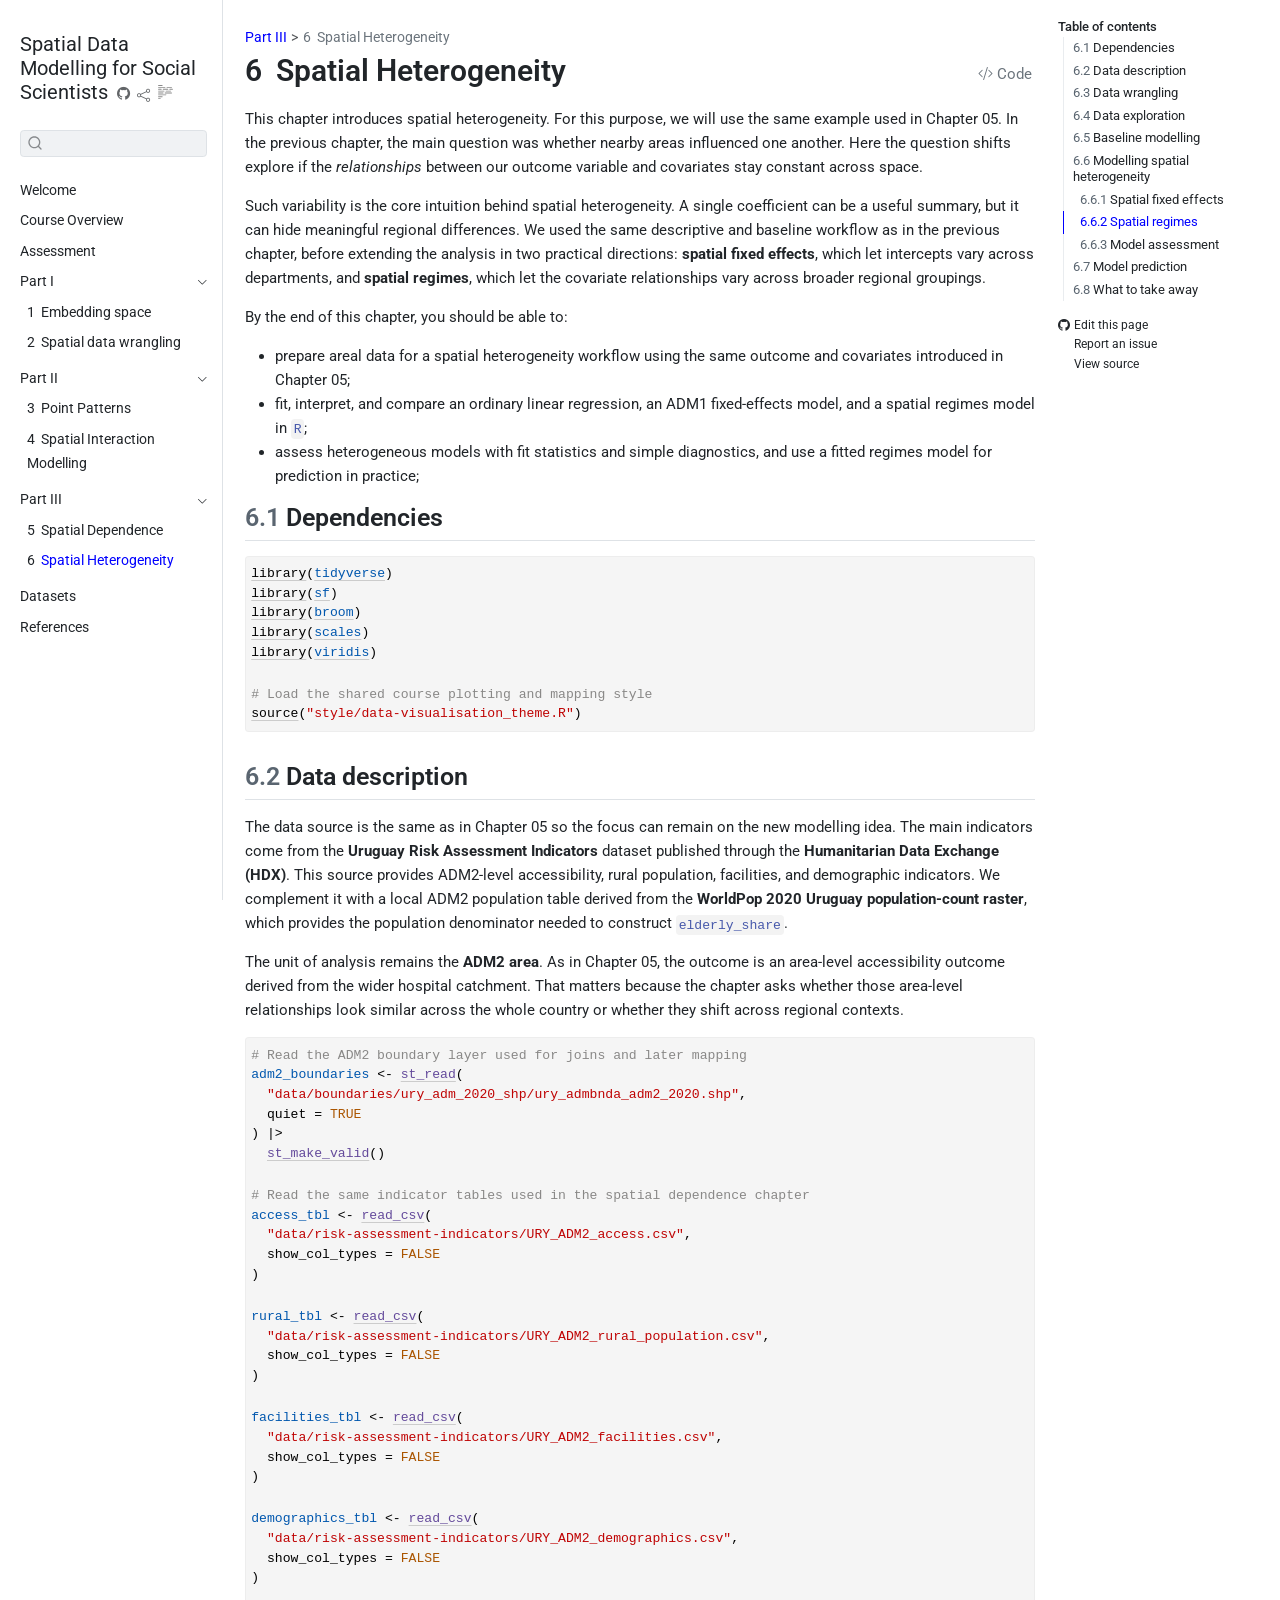
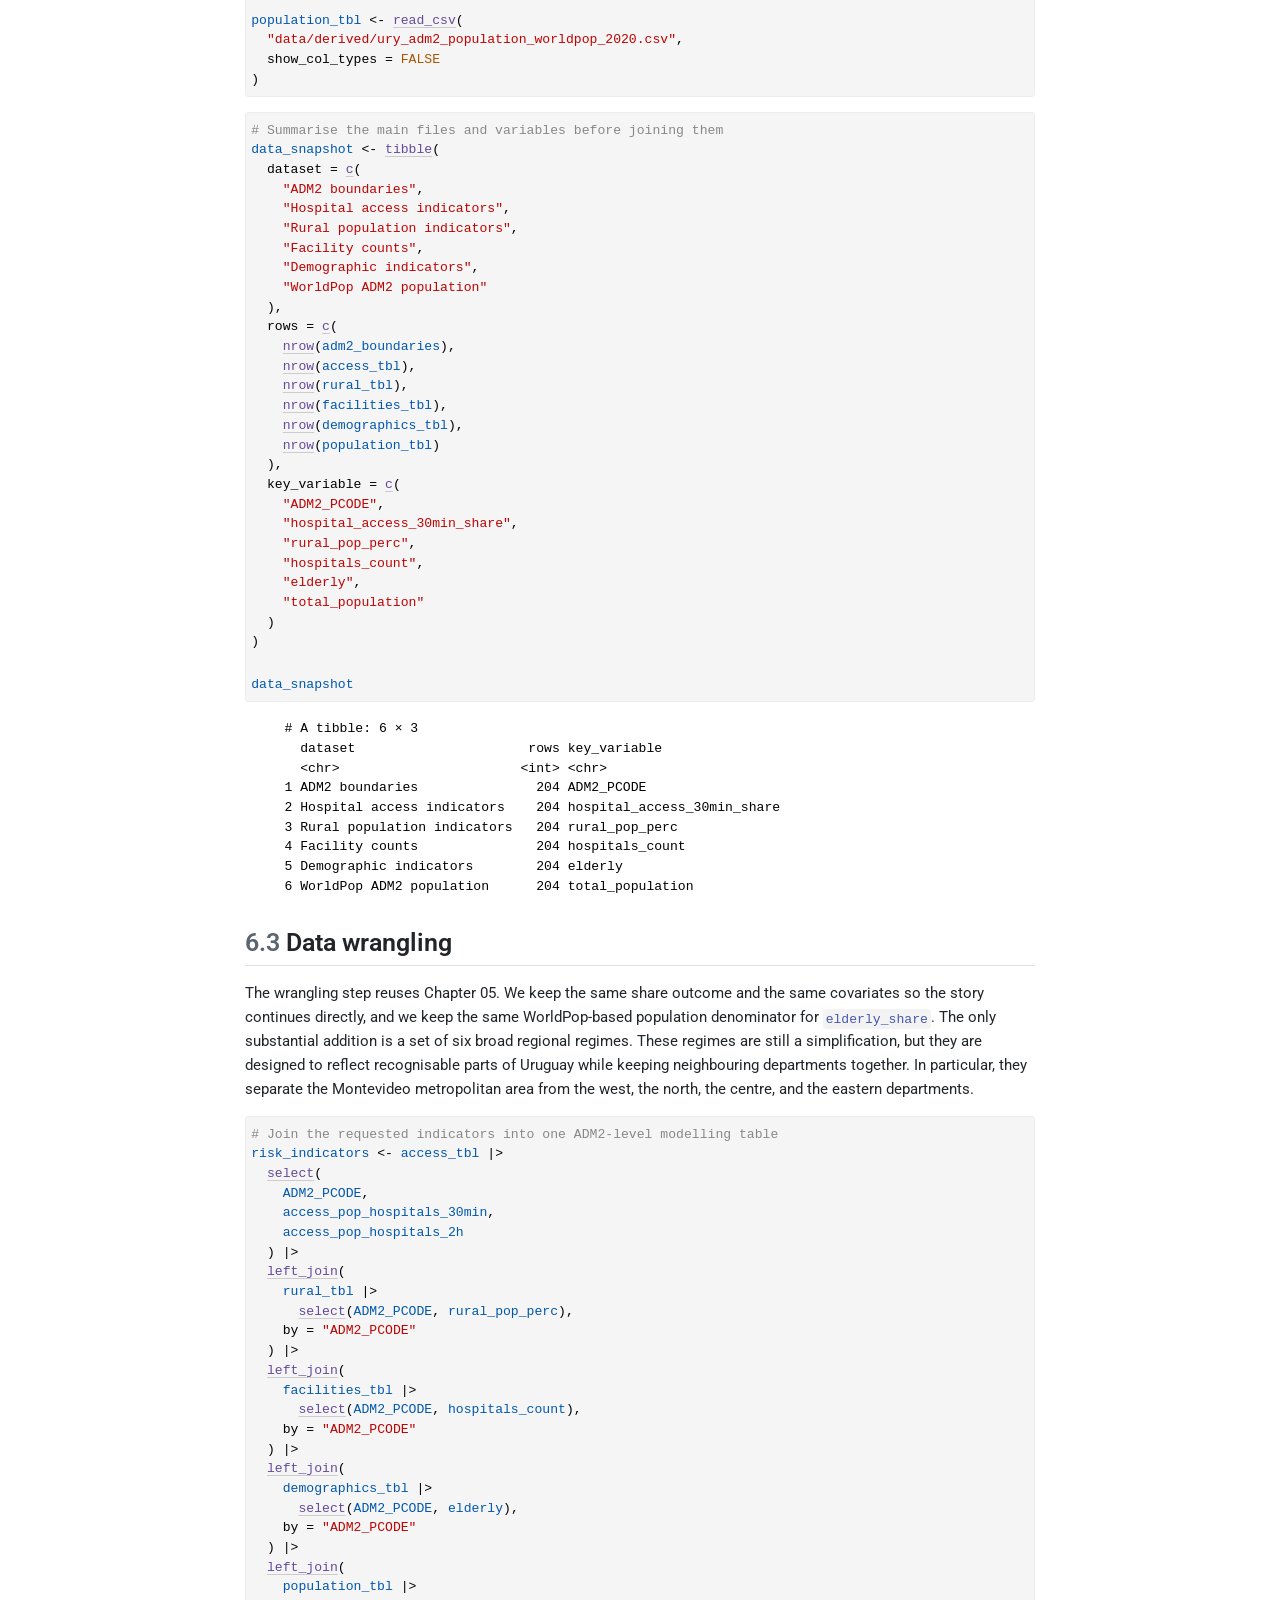
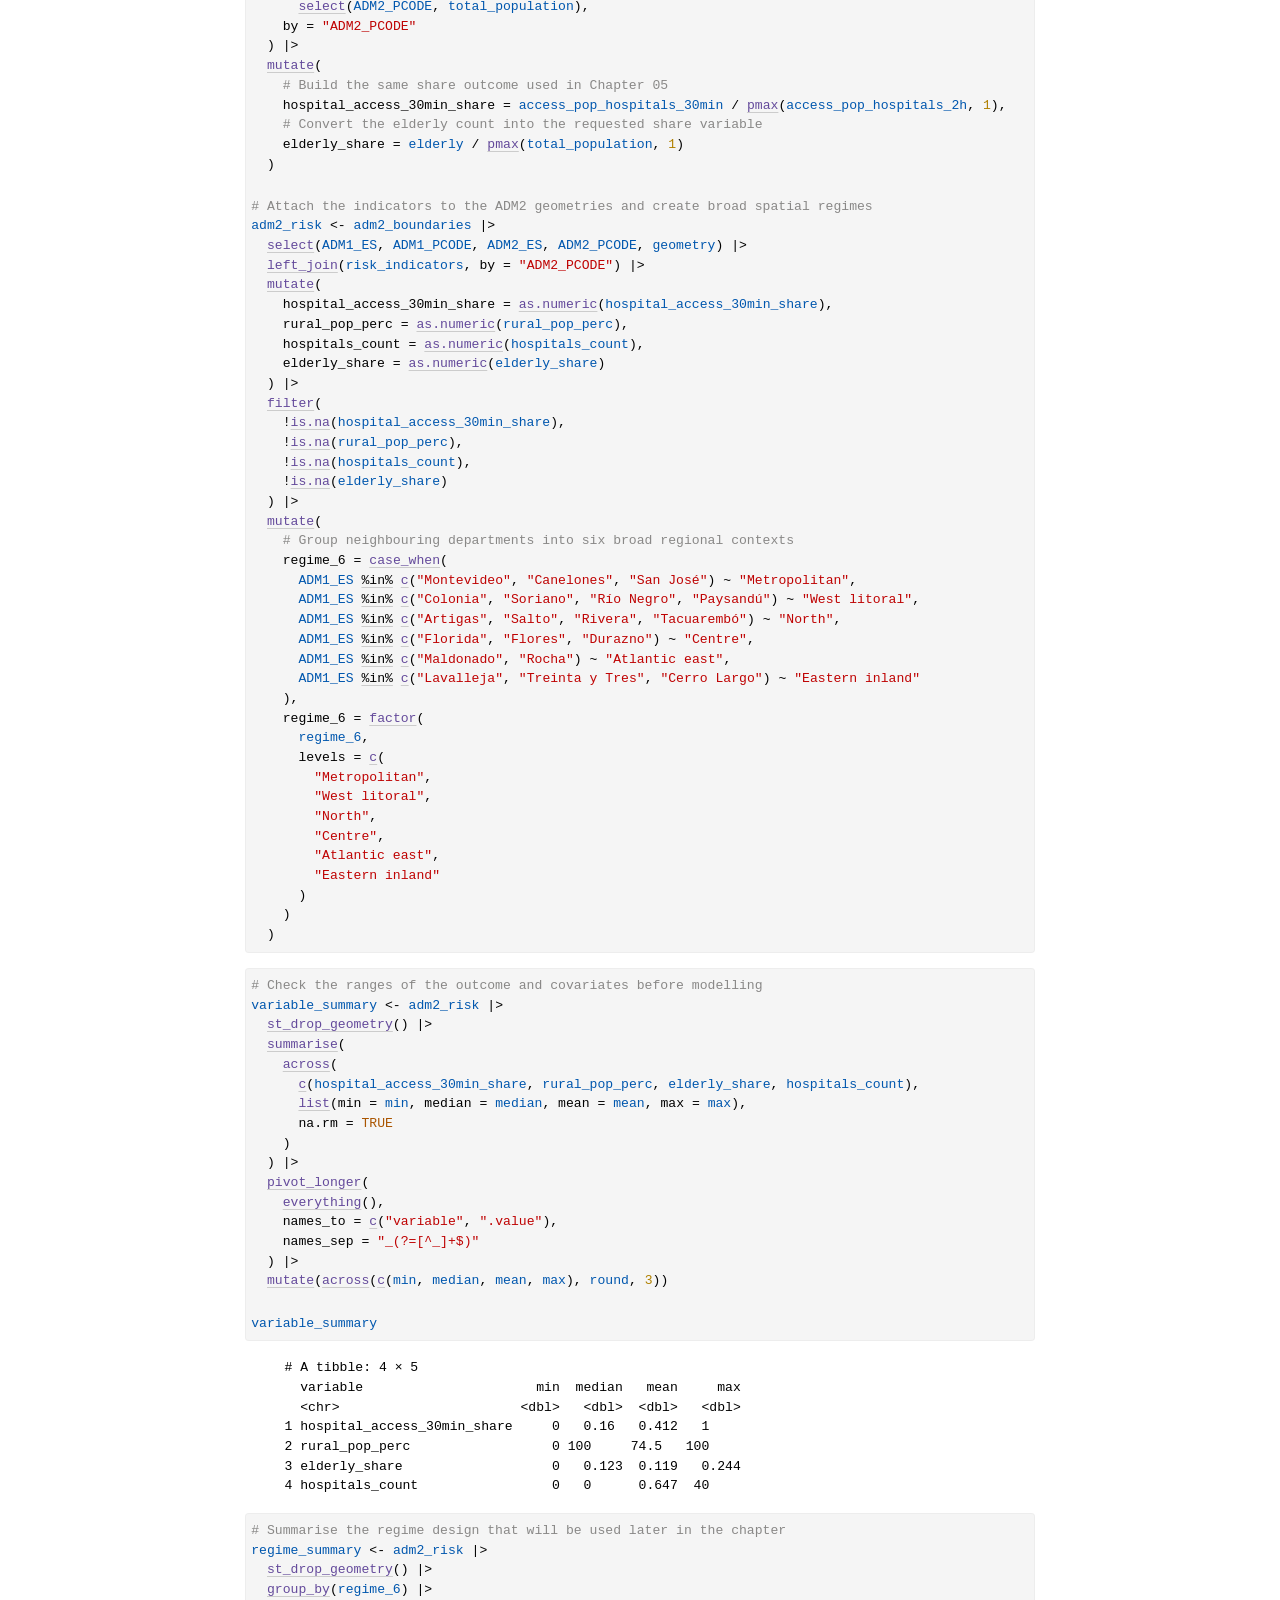
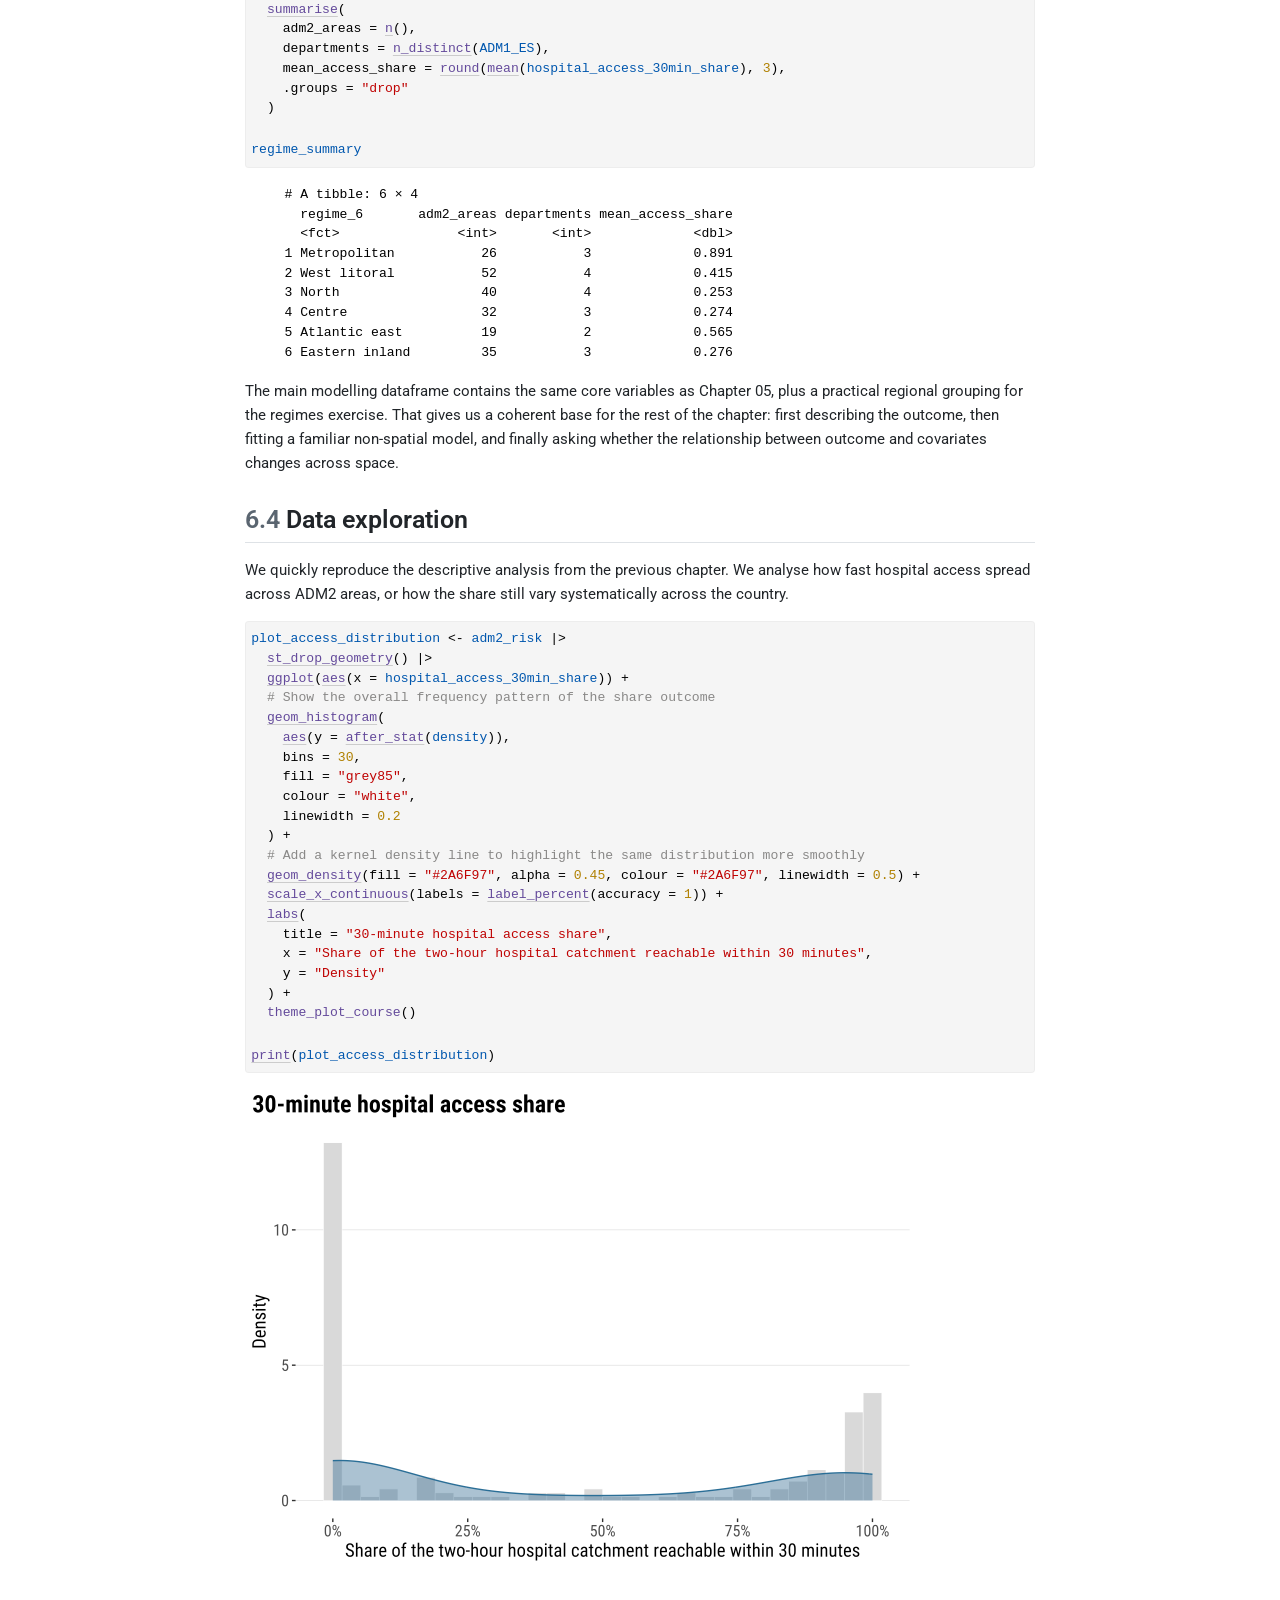
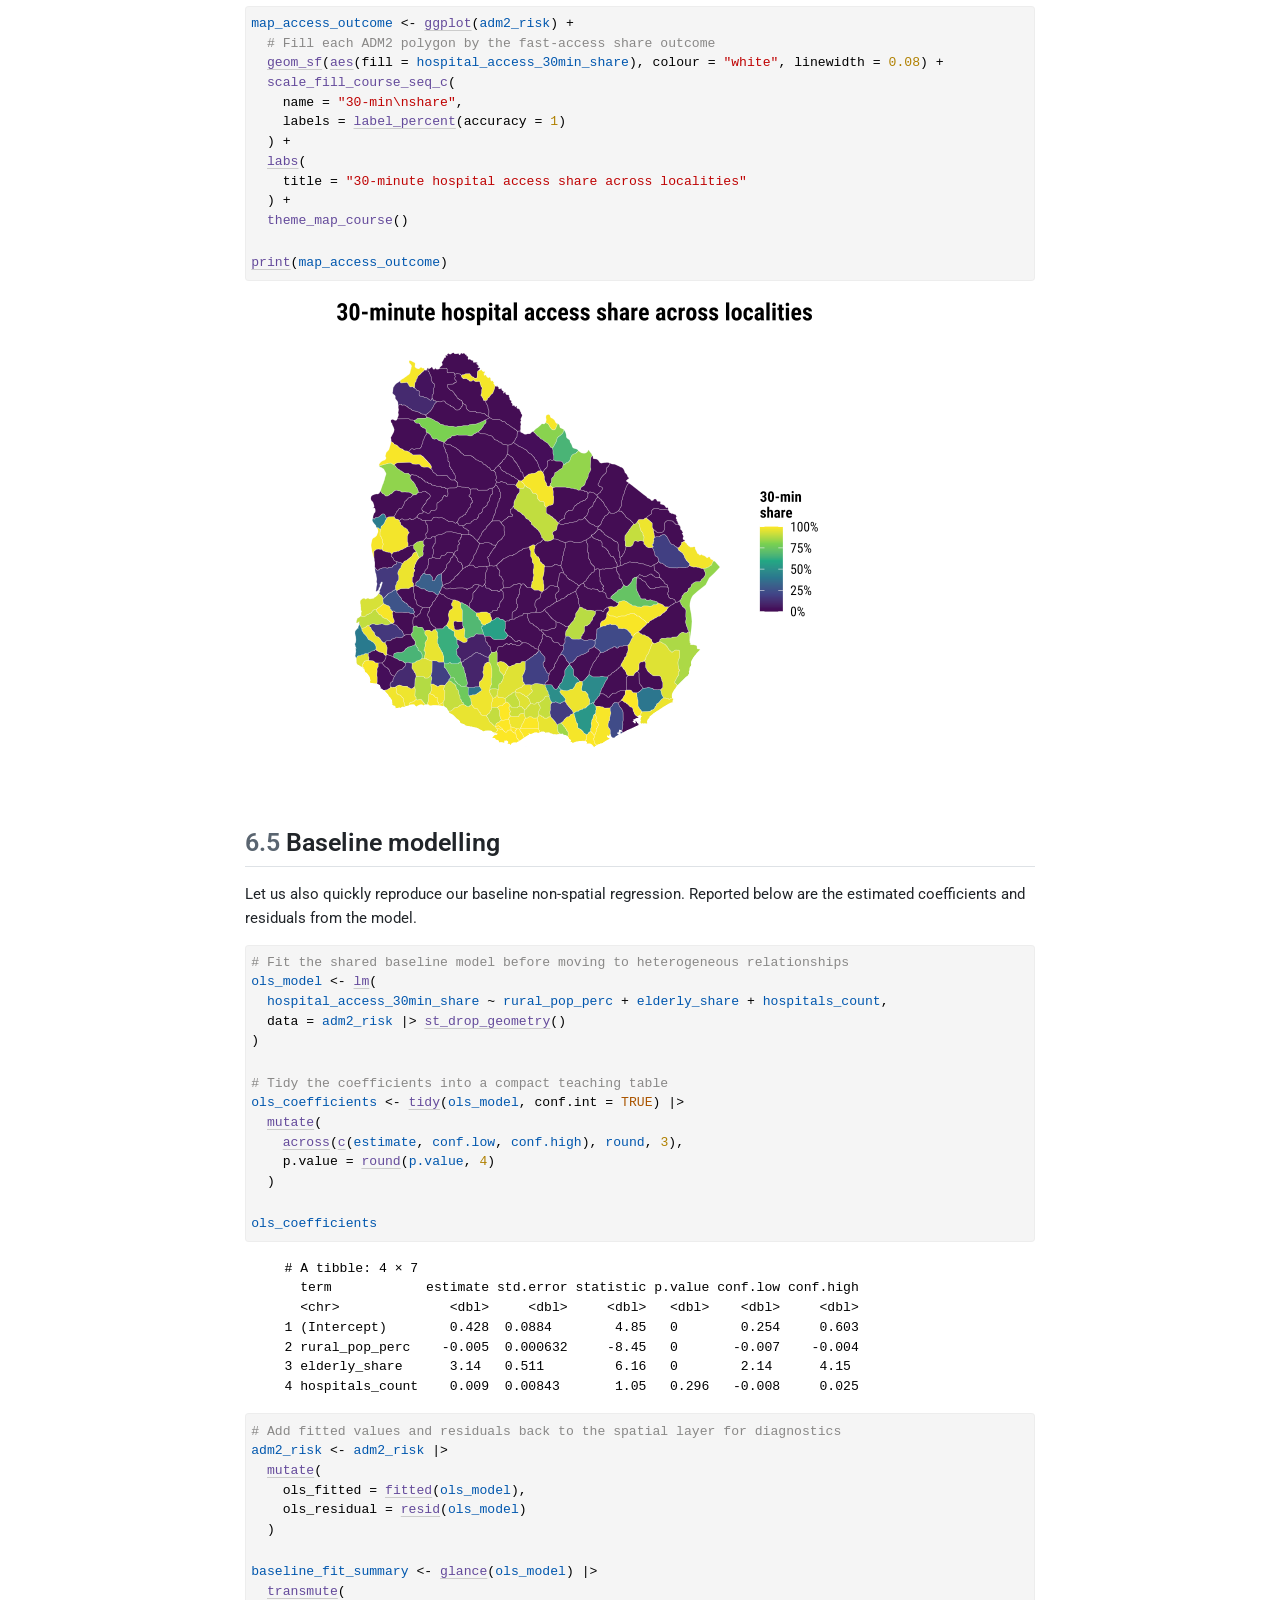
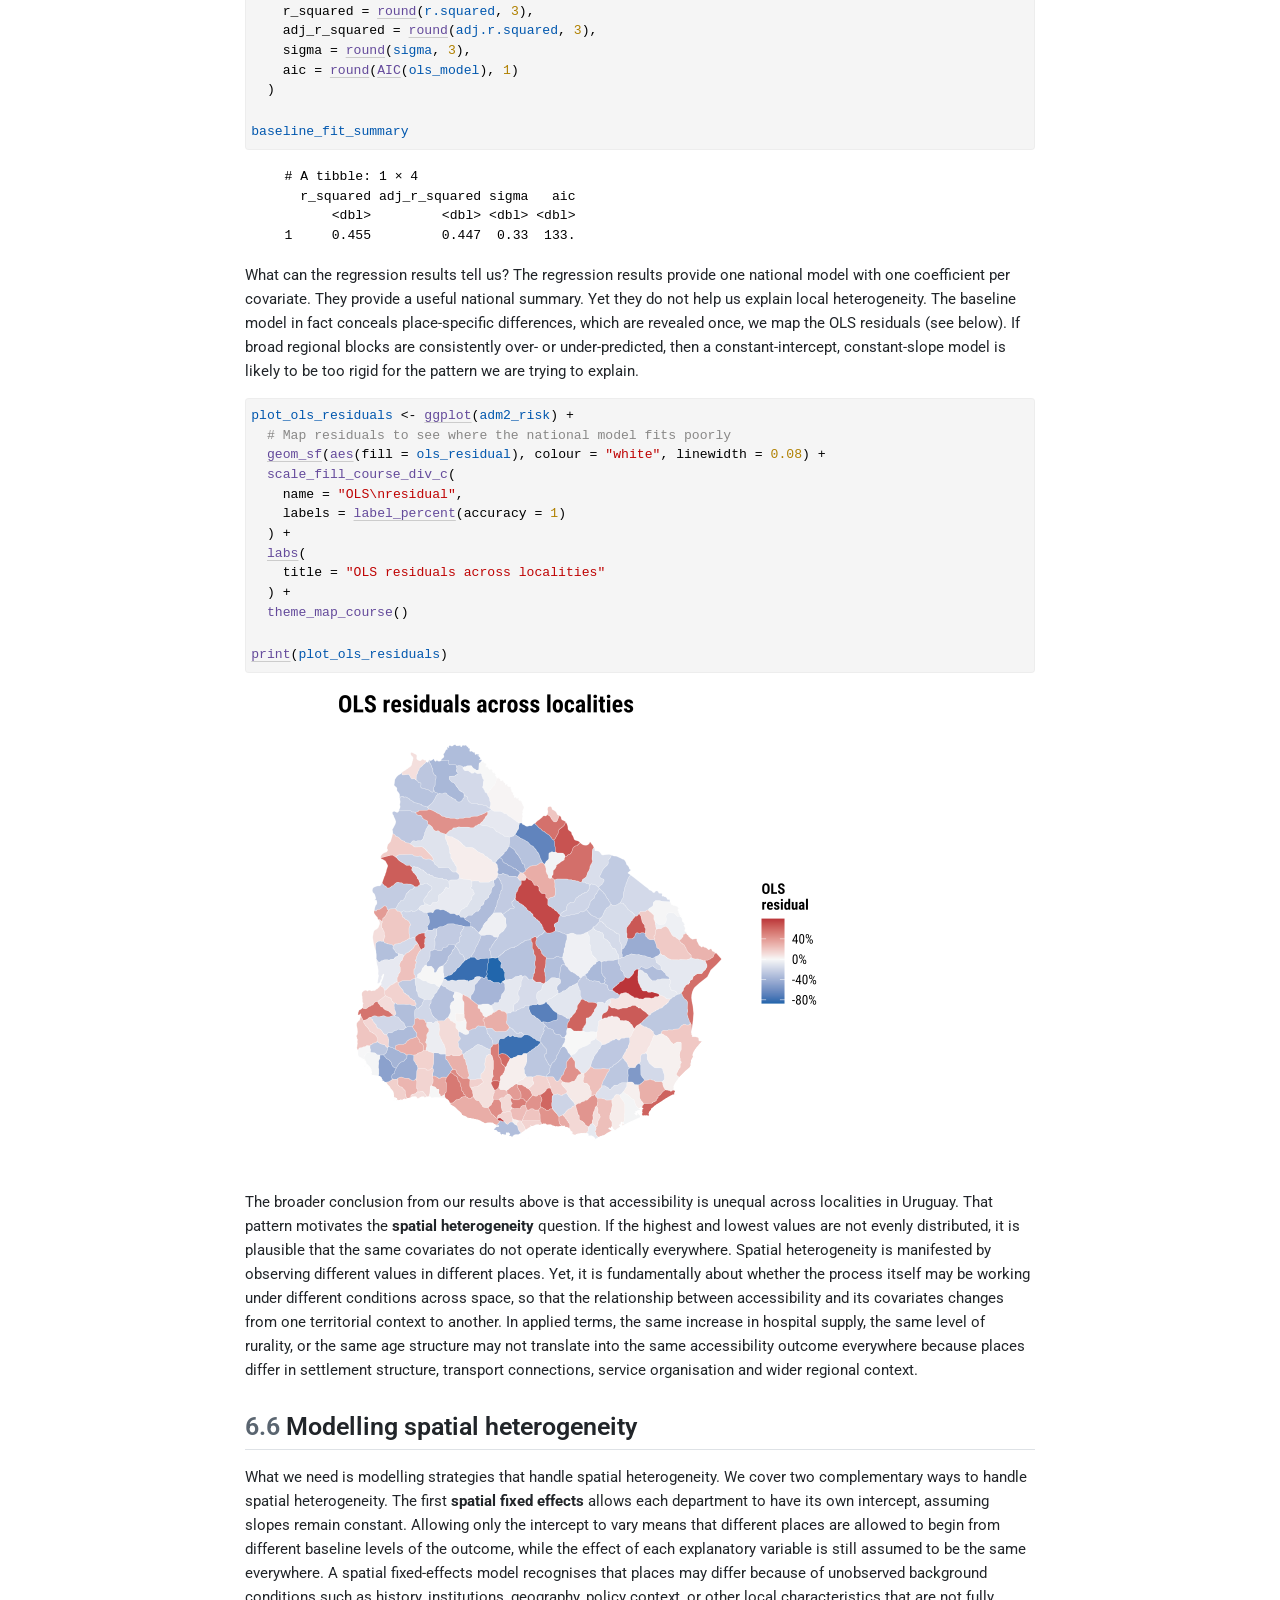
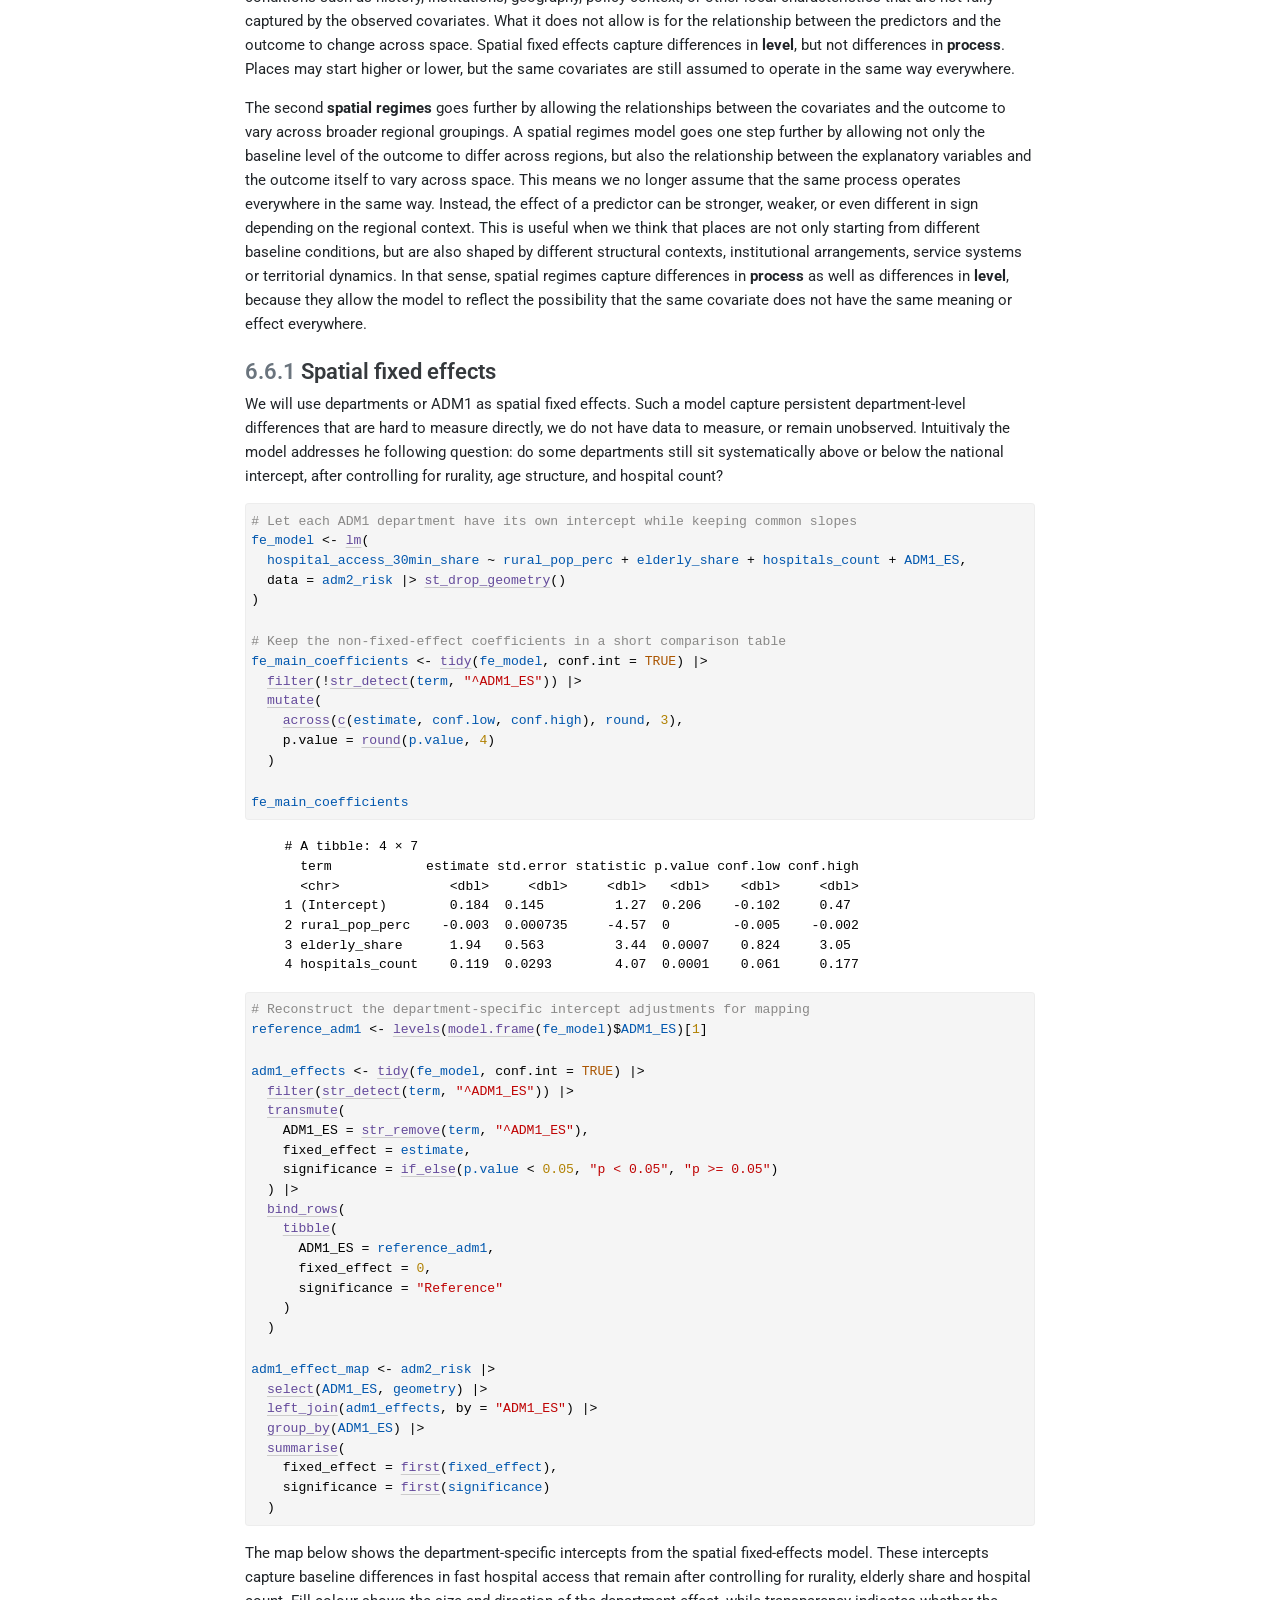
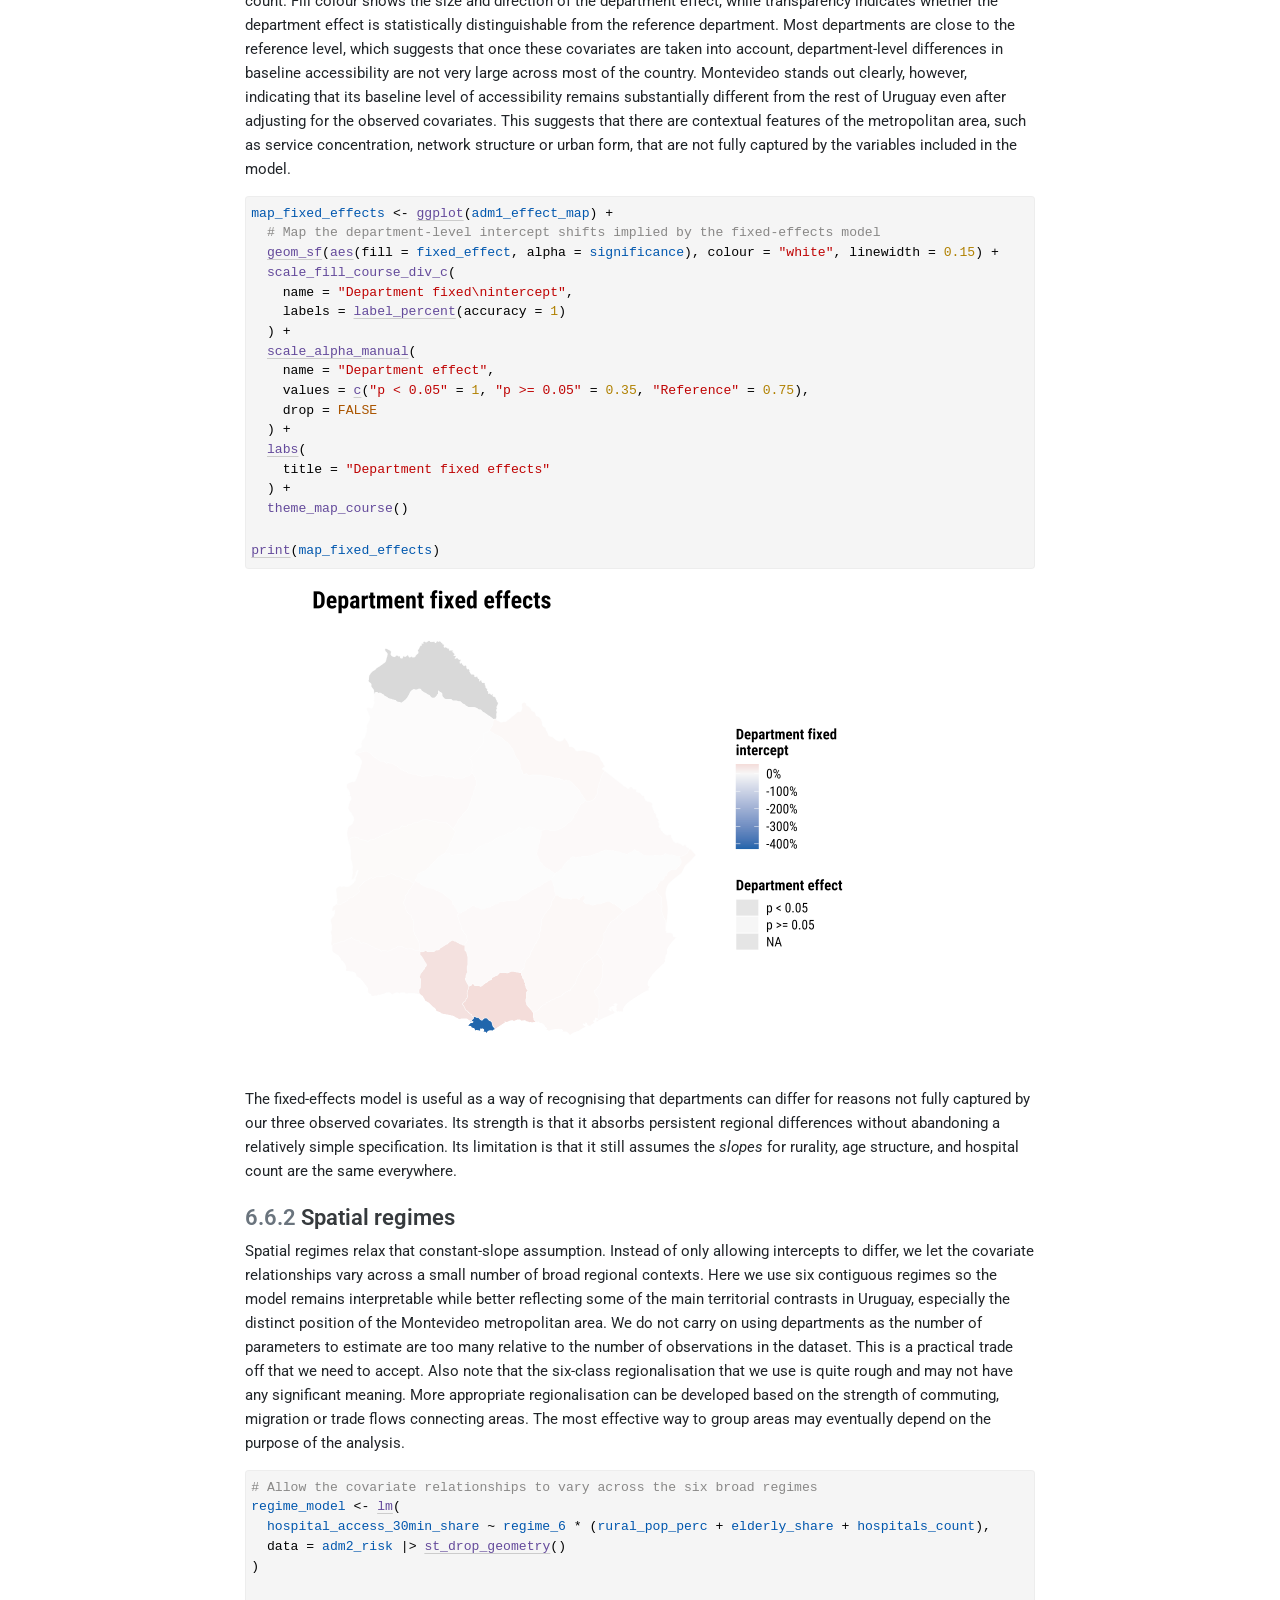
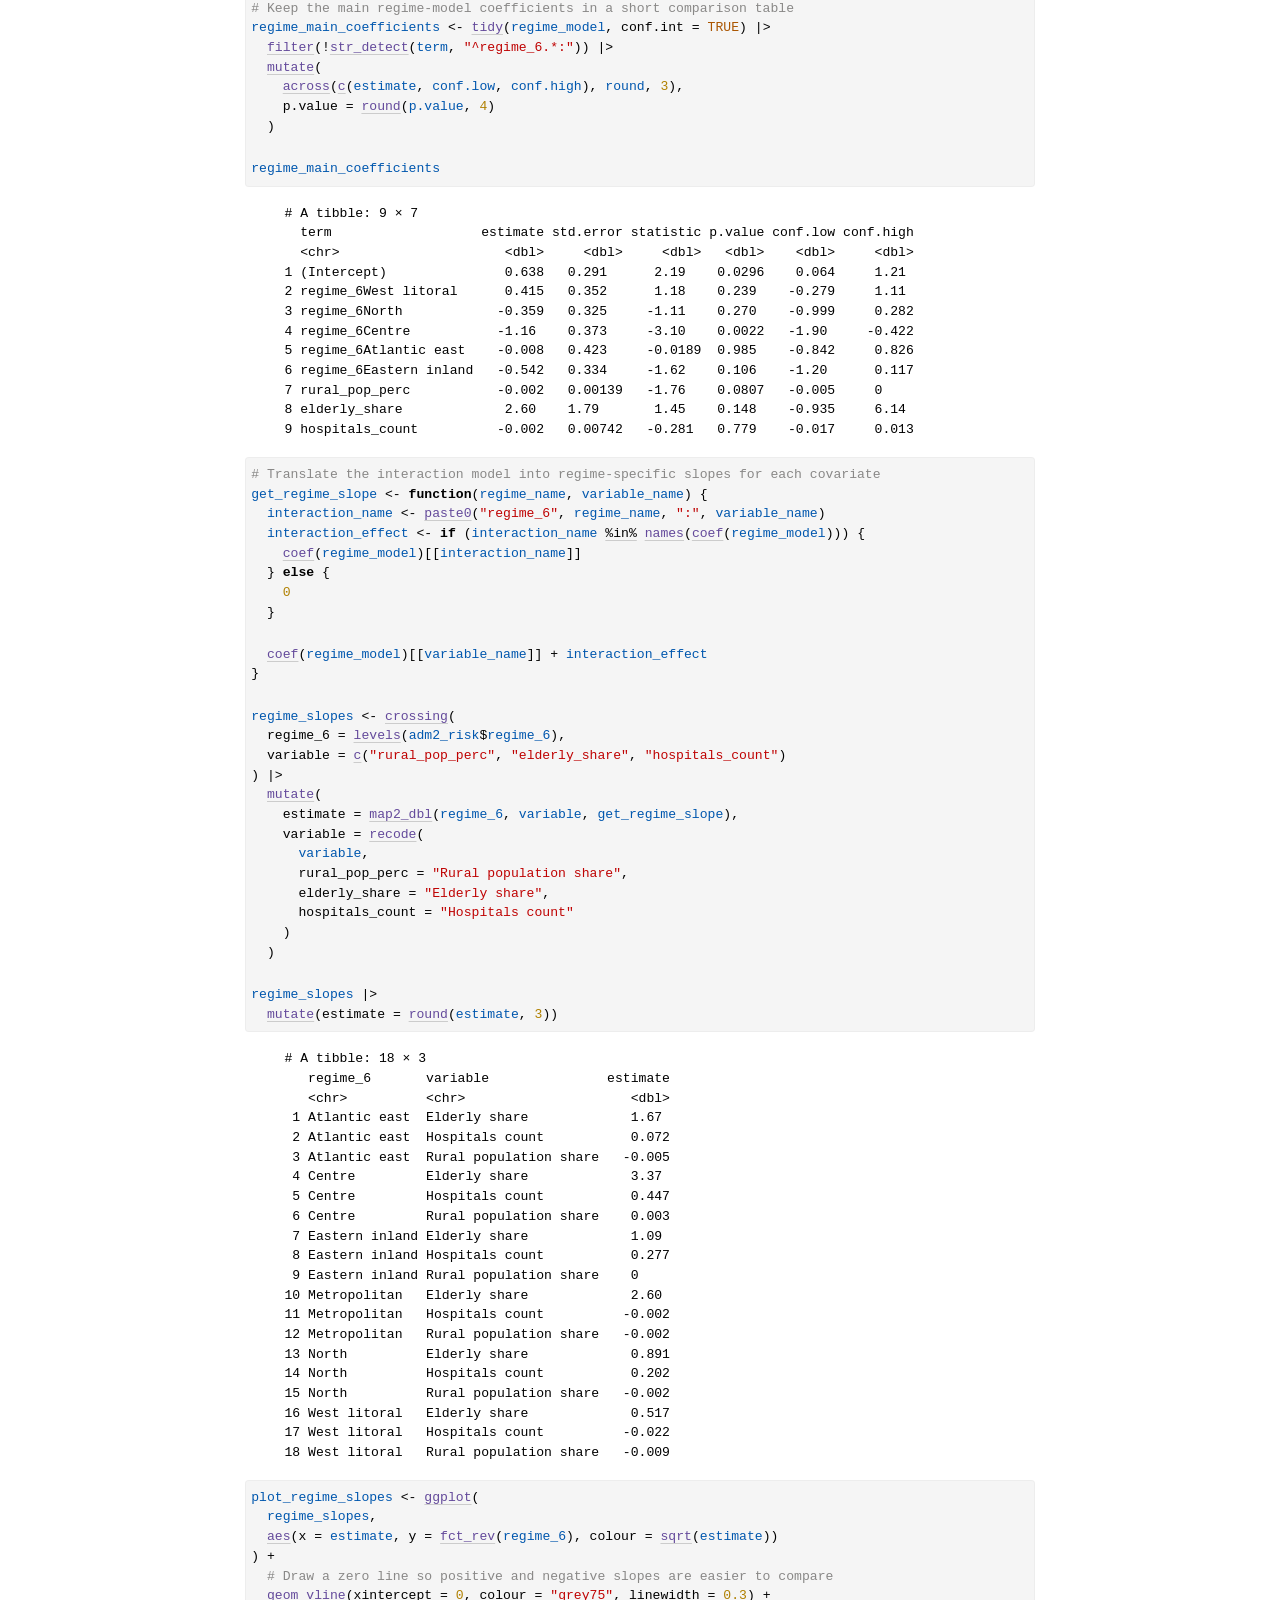
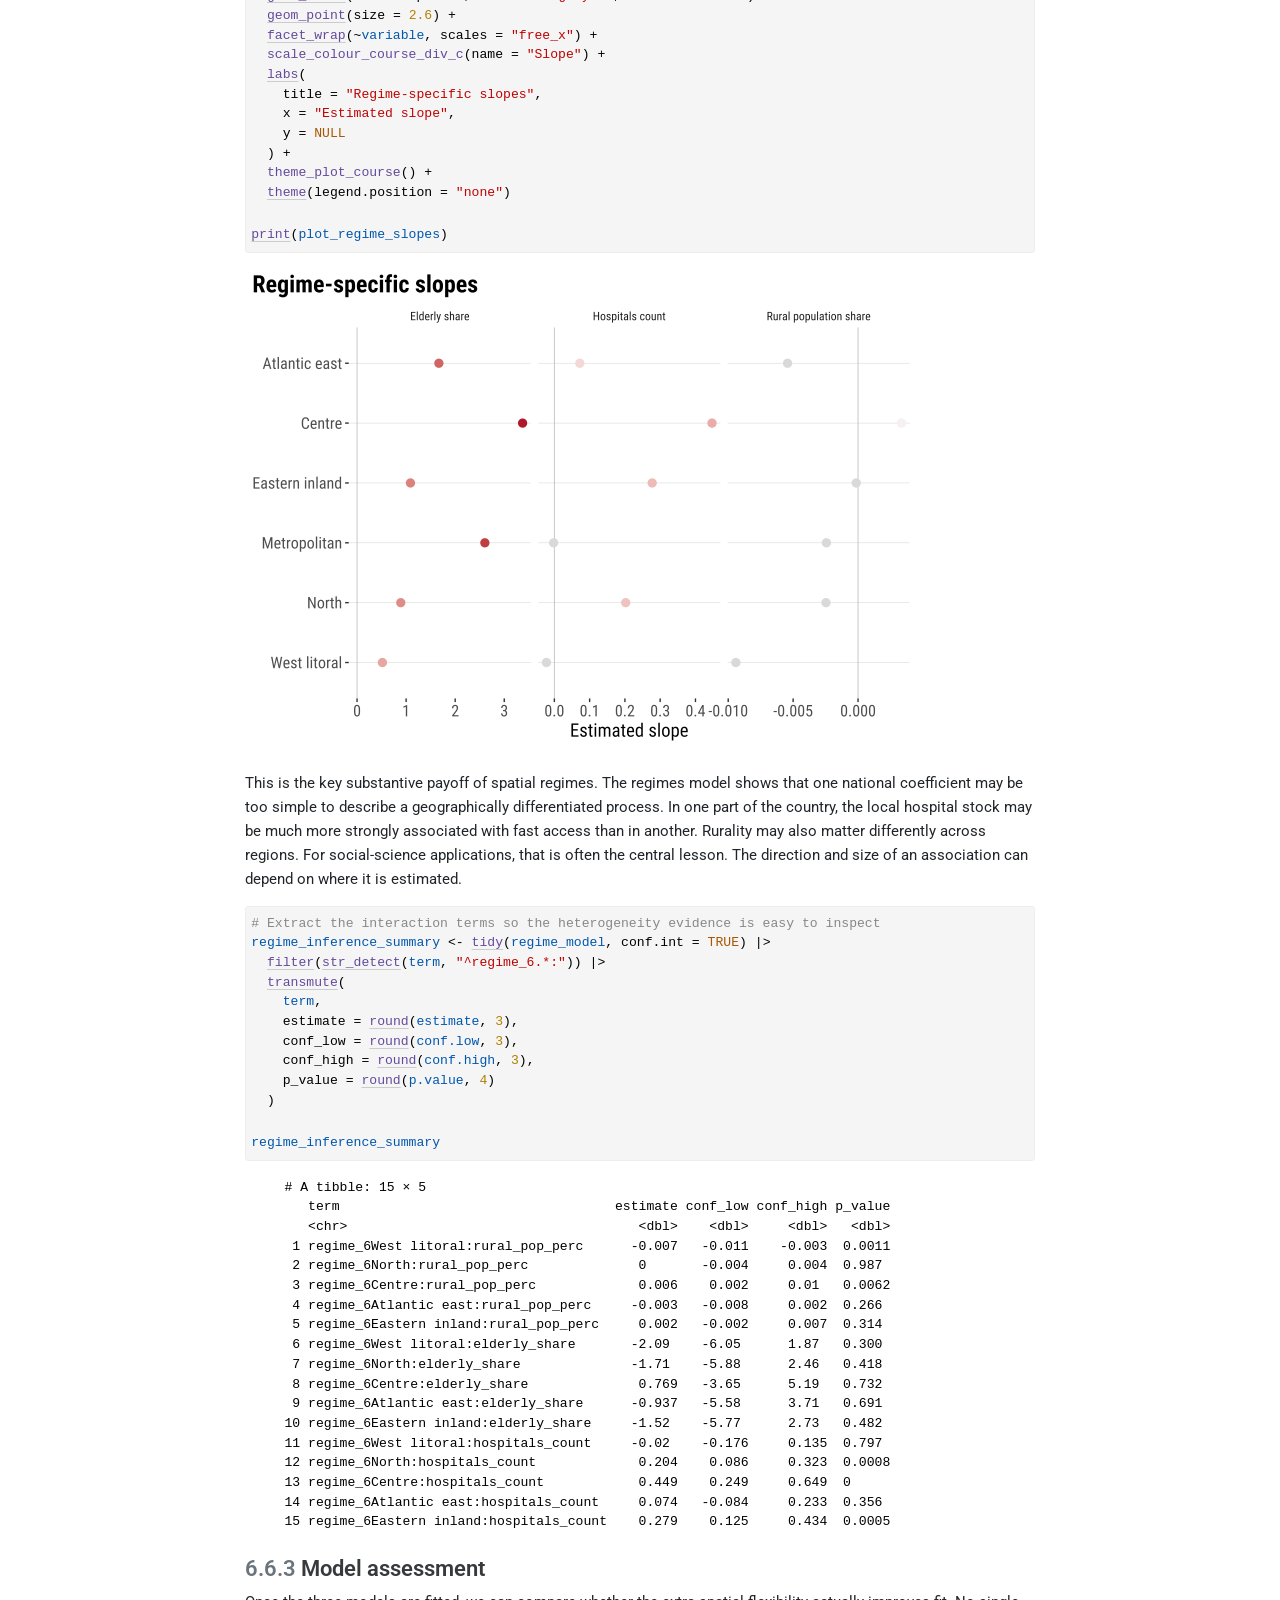
<file: docs/06-spatial-heterogeneity.html>
<!DOCTYPE html>
<html xmlns="http://www.w3.org/1999/xhtml" lang="en" xml:lang="en"><head>
<meta http-equiv="Content-Type" content="text/html; charset=UTF-8">
<meta charset="utf-8">
<meta name="generator" content="quarto-1.8.26">
<meta name="viewport" content="width=device-width, initial-scale=1.0, user-scalable=yes">
<title>6&nbsp; Spatial Heterogeneity – Spatial Data Modelling for Social Scientists</title>
<style>
code{white-space: pre-wrap;}
span.smallcaps{font-variant: small-caps;}
div.columns{display: flex; gap: min(4vw, 1.5em);}
div.column{flex: auto; overflow-x: auto;}
div.hanging-indent{margin-left: 1.5em; text-indent: -1.5em;}
ul.task-list{list-style: none;}
ul.task-list li input[type="checkbox"] {
  width: 0.8em;
  margin: 0 0.8em 0.2em -1em; /* quarto-specific, see https://github.com/quarto-dev/quarto-cli/issues/4556 */ 
  vertical-align: middle;
}
/* CSS for syntax highlighting */
html { -webkit-text-size-adjust: 100%; }
pre > code.sourceCode { white-space: pre; position: relative; }
pre > code.sourceCode > span { display: inline-block; line-height: 1.25; }
pre > code.sourceCode > span:empty { height: 1.2em; }
.sourceCode { overflow: visible; }
code.sourceCode > span { color: inherit; text-decoration: inherit; }
div.sourceCode { margin: 1em 0; }
pre.sourceCode { margin: 0; }
@media screen {
div.sourceCode { overflow: auto; }
}
@media print {
pre > code.sourceCode { white-space: pre-wrap; }
pre > code.sourceCode > span { text-indent: -5em; padding-left: 5em; }
}
pre.numberSource code
  { counter-reset: source-line 0; }
pre.numberSource code > span
  { position: relative; left: -4em; counter-increment: source-line; }
pre.numberSource code > span > a:first-child::before
  { content: counter(source-line);
    position: relative; left: -1em; text-align: right; vertical-align: baseline;
    border: none; display: inline-block;
    -webkit-touch-callout: none; -webkit-user-select: none;
    -khtml-user-select: none; -moz-user-select: none;
    -ms-user-select: none; user-select: none;
    padding: 0 4px; width: 4em;
  }
pre.numberSource { margin-left: 3em;  padding-left: 4px; }
div.sourceCode
  {   }
@media screen {
pre > code.sourceCode > span > a:first-child::before { text-decoration: underline; }
}
</style>

<script src="site_libs/quarto-nav/quarto-nav.js"></script>
<script src="site_libs/quarto-nav/headroom.min.js"></script>
<script src="site_libs/clipboard/clipboard.min.js"></script>
<script src="site_libs/quarto-search/autocomplete.umd.js"></script>
<script src="site_libs/quarto-search/fuse.min.js"></script>
<script src="site_libs/quarto-search/quarto-search.js"></script>
<meta name="quarto:offset" content="./">
<link href="./data.html" rel="next">
<link href="./05-spatial-dependence.html" rel="prev">
<link href="./figs/cover/uruguay-course-logo.ico" rel="icon">
<script src="site_libs/quarto-html/quarto.js" type="module"></script>
<script src="site_libs/quarto-html/tabsets/tabsets.js" type="module"></script>
<script src="site_libs/quarto-html/axe/axe-check.js" type="module"></script>
<script src="site_libs/quarto-html/popper.min.js"></script>
<script src="site_libs/quarto-html/tippy.umd.min.js"></script>
<script src="site_libs/quarto-html/anchor.min.js"></script>
<link href="site_libs/quarto-html/tippy.css" rel="stylesheet">
<link href="site_libs/quarto-html/quarto-syntax-highlighting-3d62d204ba1604a696ce2d8f1e6896bb.css" rel="stylesheet" id="quarto-text-highlighting-styles">
<script src="site_libs/bootstrap/bootstrap.min.js"></script>
<link href="site_libs/bootstrap/bootstrap-icons.css" rel="stylesheet">
<link href="site_libs/bootstrap/bootstrap-e101a6dc663a546a5e09aa12163449fe.min.css" rel="stylesheet" append-hash="true" id="quarto-bootstrap" data-mode="light"><script id="quarto-search-options" type="application/json">{
  "location": "sidebar",
  "copy-button": false,
  "collapse-after": 3,
  "panel-placement": "start",
  "type": "textbox",
  "limit": 50,
  "keyboard-shortcut": [
    "f",
    "/",
    "s"
  ],
  "show-item-context": false,
  "language": {
    "search-no-results-text": "No results",
    "search-matching-documents-text": "matching documents",
    "search-copy-link-title": "Copy link to search",
    "search-hide-matches-text": "Hide additional matches",
    "search-more-match-text": "more match in this document",
    "search-more-matches-text": "more matches in this document",
    "search-clear-button-title": "Clear",
    "search-text-placeholder": "",
    "search-detached-cancel-button-title": "Cancel",
    "search-submit-button-title": "Submit",
    "search-label": "Search"
  }
}</script><style>html{ scroll-behavior: smooth; }</style>
<meta name="twitter:title" content="6&nbsp; Spatial Heterogeneity – Spatial Data Modelling for Social Scientists">
<meta name="twitter:description" content="">
<meta name="twitter:image" content="06-spatial-heterogeneity_files/figure-html/unnamed-chunk-8-1.png">
<meta name="twitter:creator" content="fcorowe">
<meta name="twitter:card" content="summary_large_image">
</head>
<body class="nav-sidebar docked quarto-light">

<div id="quarto-search-results"></div>
  <header id="quarto-header" class="headroom fixed-top"><nav class="quarto-secondary-nav"><div class="container-fluid d-flex">
      <button type="button" class="quarto-btn-toggle btn" data-bs-toggle="collapse" role="button" data-bs-target=".quarto-sidebar-collapse-item" aria-controls="quarto-sidebar" aria-expanded="false" aria-label="Toggle sidebar navigation" onclick="if (window.quartoToggleHeadroom) { window.quartoToggleHeadroom(); }">
        <i class="bi bi-layout-text-sidebar-reverse"></i>
      </button>
        <nav class="quarto-page-breadcrumbs" aria-label="breadcrumb"><ol class="breadcrumb"><li class="breadcrumb-item"><a href="./05-spatial-dependence.html">Part III</a></li><li class="breadcrumb-item"><a href="./06-spatial-heterogeneity.html"><span class="chapter-number">6</span>&nbsp; <span class="chapter-title">Spatial Heterogeneity</span></a></li></ol></nav>
        <a class="flex-grow-1" role="navigation" data-bs-toggle="collapse" data-bs-target=".quarto-sidebar-collapse-item" aria-controls="quarto-sidebar" aria-expanded="false" aria-label="Toggle sidebar navigation" onclick="if (window.quartoToggleHeadroom) { window.quartoToggleHeadroom(); }">      
        </a>
      <button type="button" class="btn quarto-search-button" aria-label="Search" onclick="window.quartoOpenSearch();">
        <i class="bi bi-search"></i>
      </button>
    </div>
  </nav></header><!-- content --><div id="quarto-content" class="quarto-container page-columns page-rows-contents page-layout-article">
<!-- sidebar -->
  <nav id="quarto-sidebar" class="sidebar collapse collapse-horizontal quarto-sidebar-collapse-item sidebar-navigation docked overflow-auto"><div class="pt-lg-2 mt-2 text-left sidebar-header">
    <div class="sidebar-title mb-0 py-0">
      <a href="./">Spatial Data Modelling for Social Scientists</a> 
        <div class="sidebar-tools-main tools-wide">
    <a href="https://github.com/fcorowe/smds_uruguay" title="Source Code" class="quarto-navigation-tool px-1" aria-label="Source Code"><i class="bi bi-github"></i></a>
    <div class="dropdown">
      <a href="" title="Share" id="quarto-navigation-tool-dropdown-0" class="quarto-navigation-tool dropdown-toggle px-1" data-bs-toggle="dropdown" aria-expanded="false" role="link" aria-label="Share"><i class="bi bi-share"></i></a>
      <ul class="dropdown-menu" aria-labelledby="quarto-navigation-tool-dropdown-0">
<li>
            <a class="dropdown-item sidebar-tools-main-item" href="https://twitter.com/intent/tweet?url=|url|">
              <i class="bi bi-twitter pe-1"></i>
            Twitter
            </a>
          </li>
          <li>
            <a class="dropdown-item sidebar-tools-main-item" href="https://www.facebook.com/sharer/sharer.php?u=|url|">
              <i class="bi bi-facebook pe-1"></i>
            Facebook
            </a>
          </li>
      </ul>
</div>
  <a href="" class="quarto-reader-toggle quarto-navigation-tool px-1" onclick="window.quartoToggleReader(); return false;" title="Toggle reader mode">
  <div class="quarto-reader-toggle-btn">
  <i class="bi"></i>
  </div>
</a>
</div>
    </div>
      </div>
        <div class="mt-2 flex-shrink-0 align-items-center">
        <div class="sidebar-search">
        <div id="quarto-search" class="" title="Search"></div>
        </div>
        </div>
    <div class="sidebar-menu-container"> 
    <ul class="list-unstyled mt-1">
<li class="sidebar-item">
  <div class="sidebar-item-container"> 
  <a href="./index.html" class="sidebar-item-text sidebar-link">
 <span class="menu-text">Welcome</span></a>
  </div>
</li>
        <li class="sidebar-item">
  <div class="sidebar-item-container"> 
  <a href="./course-overview.html" class="sidebar-item-text sidebar-link">
 <span class="menu-text">Course Overview</span></a>
  </div>
</li>
        <li class="sidebar-item">
  <div class="sidebar-item-container"> 
  <a href="./assessment.html" class="sidebar-item-text sidebar-link">
 <span class="menu-text">Assessment</span></a>
  </div>
</li>
        <li class="sidebar-item sidebar-item-section">
      <div class="sidebar-item-container"> 
            <a class="sidebar-item-text sidebar-link text-start" data-bs-toggle="collapse" data-bs-target="#quarto-sidebar-section-1" role="navigation" aria-expanded="true">
 <span class="menu-text">Part I</span></a>
          <a class="sidebar-item-toggle text-start" data-bs-toggle="collapse" data-bs-target="#quarto-sidebar-section-1" role="navigation" aria-expanded="true" aria-label="Toggle section">
            <i class="bi bi-chevron-right ms-2"></i>
          </a> 
      </div>
      <ul id="quarto-sidebar-section-1" class="collapse list-unstyled sidebar-section depth1 show">
<li class="sidebar-item">
  <div class="sidebar-item-container"> 
  <a href="./01-embedding-space.html" class="sidebar-item-text sidebar-link">
 <span class="menu-text"><span class="chapter-number">1</span>&nbsp; <span class="chapter-title">Embedding space</span></span></a>
  </div>
</li>
          <li class="sidebar-item">
  <div class="sidebar-item-container"> 
  <a href="./02-spatial-data-wrangling.html" class="sidebar-item-text sidebar-link">
 <span class="menu-text"><span class="chapter-number">2</span>&nbsp; <span class="chapter-title">Spatial data wrangling</span></span></a>
  </div>
</li>
      </ul>
</li>
        <li class="sidebar-item sidebar-item-section">
      <div class="sidebar-item-container"> 
            <a class="sidebar-item-text sidebar-link text-start" data-bs-toggle="collapse" data-bs-target="#quarto-sidebar-section-2" role="navigation" aria-expanded="true">
 <span class="menu-text">Part II</span></a>
          <a class="sidebar-item-toggle text-start" data-bs-toggle="collapse" data-bs-target="#quarto-sidebar-section-2" role="navigation" aria-expanded="true" aria-label="Toggle section">
            <i class="bi bi-chevron-right ms-2"></i>
          </a> 
      </div>
      <ul id="quarto-sidebar-section-2" class="collapse list-unstyled sidebar-section depth1 show">
<li class="sidebar-item">
  <div class="sidebar-item-container"> 
  <a href="./03-points.html" class="sidebar-item-text sidebar-link">
 <span class="menu-text"><span class="chapter-number">3</span>&nbsp; <span class="chapter-title">Point Patterns</span></span></a>
  </div>
</li>
          <li class="sidebar-item">
  <div class="sidebar-item-container"> 
  <a href="./04-spatial-interaction-model.html" class="sidebar-item-text sidebar-link">
 <span class="menu-text"><span class="chapter-number">4</span>&nbsp; <span class="chapter-title">Spatial Interaction Modelling</span></span></a>
  </div>
</li>
      </ul>
</li>
        <li class="sidebar-item sidebar-item-section">
      <div class="sidebar-item-container"> 
            <a class="sidebar-item-text sidebar-link text-start" data-bs-toggle="collapse" data-bs-target="#quarto-sidebar-section-3" role="navigation" aria-expanded="true">
 <span class="menu-text">Part III</span></a>
          <a class="sidebar-item-toggle text-start" data-bs-toggle="collapse" data-bs-target="#quarto-sidebar-section-3" role="navigation" aria-expanded="true" aria-label="Toggle section">
            <i class="bi bi-chevron-right ms-2"></i>
          </a> 
      </div>
      <ul id="quarto-sidebar-section-3" class="collapse list-unstyled sidebar-section depth1 show">
<li class="sidebar-item">
  <div class="sidebar-item-container"> 
  <a href="./05-spatial-dependence.html" class="sidebar-item-text sidebar-link">
 <span class="menu-text"><span class="chapter-number">5</span>&nbsp; <span class="chapter-title">Spatial Dependence</span></span></a>
  </div>
</li>
          <li class="sidebar-item">
  <div class="sidebar-item-container"> 
  <a href="./06-spatial-heterogeneity.html" class="sidebar-item-text sidebar-link active">
 <span class="menu-text"><span class="chapter-number">6</span>&nbsp; <span class="chapter-title">Spatial Heterogeneity</span></span></a>
  </div>
</li>
      </ul>
</li>
        <li class="sidebar-item">
  <div class="sidebar-item-container"> 
  <a href="./data.html" class="sidebar-item-text sidebar-link">
 <span class="menu-text">Datasets</span></a>
  </div>
</li>
        <li class="sidebar-item">
  <div class="sidebar-item-container"> 
  <a href="./references.html" class="sidebar-item-text sidebar-link">
 <span class="menu-text">References</span></a>
  </div>
</li>
    </ul>
</div>
</nav><div id="quarto-sidebar-glass" class="quarto-sidebar-collapse-item" data-bs-toggle="collapse" data-bs-target=".quarto-sidebar-collapse-item"></div>
<!-- margin-sidebar -->
    <div id="quarto-margin-sidebar" class="sidebar margin-sidebar">
        <nav id="TOC" role="doc-toc" class="toc-active"><h2 id="toc-title">Table of contents</h2>
   
  <ul>
<li><a href="#dependencies" id="toc-dependencies" class="nav-link active" data-scroll-target="#dependencies"><span class="header-section-number">6.1</span> Dependencies</a></li>
  <li><a href="#data-description" id="toc-data-description" class="nav-link" data-scroll-target="#data-description"><span class="header-section-number">6.2</span> Data description</a></li>
  <li><a href="#data-wrangling" id="toc-data-wrangling" class="nav-link" data-scroll-target="#data-wrangling"><span class="header-section-number">6.3</span> Data wrangling</a></li>
  <li><a href="#data-exploration" id="toc-data-exploration" class="nav-link" data-scroll-target="#data-exploration"><span class="header-section-number">6.4</span> Data exploration</a></li>
  <li><a href="#baseline-modelling" id="toc-baseline-modelling" class="nav-link" data-scroll-target="#baseline-modelling"><span class="header-section-number">6.5</span> Baseline modelling</a></li>
  <li>
<a href="#modelling-spatial-heterogeneity" id="toc-modelling-spatial-heterogeneity" class="nav-link" data-scroll-target="#modelling-spatial-heterogeneity"><span class="header-section-number">6.6</span> Modelling spatial heterogeneity</a>
  <ul class="collapse">
<li><a href="#spatial-fixed-effects" id="toc-spatial-fixed-effects" class="nav-link" data-scroll-target="#spatial-fixed-effects"><span class="header-section-number">6.6.1</span> Spatial fixed effects</a></li>
  <li><a href="#spatial-regimes" id="toc-spatial-regimes" class="nav-link" data-scroll-target="#spatial-regimes"><span class="header-section-number">6.6.2</span> Spatial regimes</a></li>
  <li><a href="#model-assessment" id="toc-model-assessment" class="nav-link" data-scroll-target="#model-assessment"><span class="header-section-number">6.6.3</span> Model assessment</a></li>
  </ul>
</li>
  <li><a href="#model-prediction" id="toc-model-prediction" class="nav-link" data-scroll-target="#model-prediction"><span class="header-section-number">6.7</span> Model prediction</a></li>
  <li><a href="#what-to-take-away" id="toc-what-to-take-away" class="nav-link" data-scroll-target="#what-to-take-away"><span class="header-section-number">6.8</span> What to take away</a></li>
  </ul><div class="toc-actions"><ul><li><a href="https://github.com/fcorowe/smds_uruguay/edit/main/06-spatial-heterogeneity.qmd" class="toc-action"><i class="bi bi-github"></i>Edit this page</a></li><li><a href="https://github.com/fcorowe/smds_uruguay/issues/new" class="toc-action"><i class="bi empty"></i>Report an issue</a></li><li><a href="https://github.com/fcorowe/smds_uruguay/blob/main/06-spatial-heterogeneity.qmd" class="toc-action"><i class="bi empty"></i>View source</a></li></ul></div></nav>
    </div>
<!-- main -->
<main class="content" id="quarto-document-content"><header id="title-block-header" class="quarto-title-block default"><nav class="quarto-page-breadcrumbs quarto-title-breadcrumbs d-none d-lg-block" aria-label="breadcrumb"><ol class="breadcrumb"><li class="breadcrumb-item"><a href="./05-spatial-dependence.html">Part III</a></li><li class="breadcrumb-item"><a href="./06-spatial-heterogeneity.html"><span class="chapter-number">6</span>&nbsp; <span class="chapter-title">Spatial Heterogeneity</span></a></li></ol></nav><div class="quarto-title">
<div class="quarto-title-block"><div><h1 class="title">
<span class="chapter-number">6</span>&nbsp; <span class="chapter-title">Spatial Heterogeneity</span>
</h1><button type="button" class="btn code-tools-button" id="quarto-code-tools-source"><i class="bi"></i> Code</button></div></div>
</div>



<div class="quarto-title-meta">

    
  
    
  </div>
  


</header><p>This chapter introduces spatial heterogeneity. For this purpose, we will use the same example used in Chapter 05. In the previous chapter, the main question was whether nearby areas influenced one another. Here the question shifts explore if the <em>relationships</em> between our outcome variable and covariates stay constant across space.</p>
<p>Such variability is the core intuition behind spatial heterogeneity. A single coefficient can be a useful summary, but it can hide meaningful regional differences. We used the same descriptive and baseline workflow as in the previous chapter, before extending the analysis in two practical directions: <strong>spatial fixed effects</strong>, which let intercepts vary across departments, and <strong>spatial regimes</strong>, which let the covariate relationships vary across broader regional groupings.</p>
<p>By the end of this chapter, you should be able to:</p>
<ul>
<li>prepare areal data for a spatial heterogeneity workflow using the same outcome and covariates introduced in Chapter 05;</li>
<li>fit, interpret, and compare an ordinary linear regression, an ADM1 fixed-effects model, and a spatial regimes model in <code>R</code>;</li>
<li>assess heterogeneous models with fit statistics and simple diagnostics, and use a fitted regimes model for prediction in practice;</li>
</ul>
<section id="dependencies" class="level2" data-number="6.1"><h2 data-number="6.1" class="anchored" data-anchor-id="dependencies">
<span class="header-section-number">6.1</span> Dependencies</h2>
<div class="cell">
<div class="code-copy-outer-scaffold"><div class="sourceCode" id="cb1"><pre class="downlit sourceCode r code-with-copy"><code class="sourceCode R"><span><span class="kw"><a href="https://rdrr.io/r/base/library.html">library</a></span><span class="op">(</span><span class="va"><a href="https://tidyverse.tidyverse.org">tidyverse</a></span><span class="op">)</span></span>
<span><span class="kw"><a href="https://rdrr.io/r/base/library.html">library</a></span><span class="op">(</span><span class="va"><a href="https://r-spatial.github.io/sf/">sf</a></span><span class="op">)</span></span>
<span><span class="kw"><a href="https://rdrr.io/r/base/library.html">library</a></span><span class="op">(</span><span class="va"><a href="https://broom.tidymodels.org/">broom</a></span><span class="op">)</span></span>
<span><span class="kw"><a href="https://rdrr.io/r/base/library.html">library</a></span><span class="op">(</span><span class="va"><a href="https://scales.r-lib.org">scales</a></span><span class="op">)</span></span>
<span><span class="kw"><a href="https://rdrr.io/r/base/library.html">library</a></span><span class="op">(</span><span class="va"><a href="https://sjmgarnier.github.io/viridis/">viridis</a></span><span class="op">)</span></span>
<span></span>
<span><span class="co"># Load the shared course plotting and mapping style</span></span>
<span><span class="kw"><a href="https://rdrr.io/r/base/source.html">source</a></span><span class="op">(</span><span class="st">"style/data-visualisation_theme.R"</span><span class="op">)</span></span></code></pre></div><button title="Copy to Clipboard" class="code-copy-button"><i class="bi"></i></button></div>
</div>
</section><section id="data-description" class="level2" data-number="6.2"><h2 data-number="6.2" class="anchored" data-anchor-id="data-description">
<span class="header-section-number">6.2</span> Data description</h2>
<p>The data source is the same as in Chapter 05 so the focus can remain on the new modelling idea. The main indicators come from the <strong>Uruguay Risk Assessment Indicators</strong> dataset published through the <strong>Humanitarian Data Exchange (HDX)</strong>. This source provides ADM2-level accessibility, rural population, facilities, and demographic indicators. We complement it with a local ADM2 population table derived from the <strong>WorldPop 2020 Uruguay population-count raster</strong>, which provides the population denominator needed to construct <code>elderly_share</code>.</p>
<p>The unit of analysis remains the <strong>ADM2 area</strong>. As in Chapter 05, the outcome is an area-level accessibility outcome derived from the wider hospital catchment. That matters because the chapter asks whether those area-level relationships look similar across the whole country or whether they shift across regional contexts.</p>
<div class="cell">
<div class="code-copy-outer-scaffold"><div class="sourceCode" id="cb2"><pre class="downlit sourceCode r code-with-copy"><code class="sourceCode R"><span><span class="co"># Read the ADM2 boundary layer used for joins and later mapping</span></span>
<span><span class="va">adm2_boundaries</span> <span class="op">&lt;-</span> <span class="fu"><a href="https://r-spatial.github.io/sf/reference/st_read.html">st_read</a></span><span class="op">(</span></span>
<span>  <span class="st">"data/boundaries/ury_adm_2020_shp/ury_admbnda_adm2_2020.shp"</span>,</span>
<span>  quiet <span class="op">=</span> <span class="cn">TRUE</span></span>
<span><span class="op">)</span> <span class="op">|&gt;</span></span>
<span>  <span class="fu"><a href="https://r-spatial.github.io/sf/reference/valid.html">st_make_valid</a></span><span class="op">(</span><span class="op">)</span></span>
<span></span>
<span><span class="co"># Read the same indicator tables used in the spatial dependence chapter</span></span>
<span><span class="va">access_tbl</span> <span class="op">&lt;-</span> <span class="fu"><a href="https://readr.tidyverse.org/reference/read_delim.html">read_csv</a></span><span class="op">(</span></span>
<span>  <span class="st">"data/risk-assessment-indicators/URY_ADM2_access.csv"</span>,</span>
<span>  show_col_types <span class="op">=</span> <span class="cn">FALSE</span></span>
<span><span class="op">)</span></span>
<span></span>
<span><span class="va">rural_tbl</span> <span class="op">&lt;-</span> <span class="fu"><a href="https://readr.tidyverse.org/reference/read_delim.html">read_csv</a></span><span class="op">(</span></span>
<span>  <span class="st">"data/risk-assessment-indicators/URY_ADM2_rural_population.csv"</span>,</span>
<span>  show_col_types <span class="op">=</span> <span class="cn">FALSE</span></span>
<span><span class="op">)</span></span>
<span></span>
<span><span class="va">facilities_tbl</span> <span class="op">&lt;-</span> <span class="fu"><a href="https://readr.tidyverse.org/reference/read_delim.html">read_csv</a></span><span class="op">(</span></span>
<span>  <span class="st">"data/risk-assessment-indicators/URY_ADM2_facilities.csv"</span>,</span>
<span>  show_col_types <span class="op">=</span> <span class="cn">FALSE</span></span>
<span><span class="op">)</span></span>
<span></span>
<span><span class="va">demographics_tbl</span> <span class="op">&lt;-</span> <span class="fu"><a href="https://readr.tidyverse.org/reference/read_delim.html">read_csv</a></span><span class="op">(</span></span>
<span>  <span class="st">"data/risk-assessment-indicators/URY_ADM2_demographics.csv"</span>,</span>
<span>  show_col_types <span class="op">=</span> <span class="cn">FALSE</span></span>
<span><span class="op">)</span></span>
<span></span>
<span><span class="va">population_tbl</span> <span class="op">&lt;-</span> <span class="fu"><a href="https://readr.tidyverse.org/reference/read_delim.html">read_csv</a></span><span class="op">(</span></span>
<span>  <span class="st">"data/derived/ury_adm2_population_worldpop_2020.csv"</span>,</span>
<span>  show_col_types <span class="op">=</span> <span class="cn">FALSE</span></span>
<span><span class="op">)</span></span></code></pre></div><button title="Copy to Clipboard" class="code-copy-button"><i class="bi"></i></button></div>
</div>
<div class="cell">
<div class="code-copy-outer-scaffold"><div class="sourceCode" id="cb3"><pre class="downlit sourceCode r code-with-copy"><code class="sourceCode R"><span><span class="co"># Summarise the main files and variables before joining them</span></span>
<span><span class="va">data_snapshot</span> <span class="op">&lt;-</span> <span class="fu"><a href="https://tibble.tidyverse.org/reference/tibble.html">tibble</a></span><span class="op">(</span></span>
<span>  dataset <span class="op">=</span> <span class="fu"><a href="https://rdrr.io/r/base/c.html">c</a></span><span class="op">(</span></span>
<span>    <span class="st">"ADM2 boundaries"</span>,</span>
<span>    <span class="st">"Hospital access indicators"</span>,</span>
<span>    <span class="st">"Rural population indicators"</span>,</span>
<span>    <span class="st">"Facility counts"</span>,</span>
<span>    <span class="st">"Demographic indicators"</span>,</span>
<span>    <span class="st">"WorldPop ADM2 population"</span></span>
<span>  <span class="op">)</span>,</span>
<span>  rows <span class="op">=</span> <span class="fu"><a href="https://rdrr.io/r/base/c.html">c</a></span><span class="op">(</span></span>
<span>    <span class="fu"><a href="https://rdrr.io/r/base/nrow.html">nrow</a></span><span class="op">(</span><span class="va">adm2_boundaries</span><span class="op">)</span>,</span>
<span>    <span class="fu"><a href="https://rdrr.io/r/base/nrow.html">nrow</a></span><span class="op">(</span><span class="va">access_tbl</span><span class="op">)</span>,</span>
<span>    <span class="fu"><a href="https://rdrr.io/r/base/nrow.html">nrow</a></span><span class="op">(</span><span class="va">rural_tbl</span><span class="op">)</span>,</span>
<span>    <span class="fu"><a href="https://rdrr.io/r/base/nrow.html">nrow</a></span><span class="op">(</span><span class="va">facilities_tbl</span><span class="op">)</span>,</span>
<span>    <span class="fu"><a href="https://rdrr.io/r/base/nrow.html">nrow</a></span><span class="op">(</span><span class="va">demographics_tbl</span><span class="op">)</span>,</span>
<span>    <span class="fu"><a href="https://rdrr.io/r/base/nrow.html">nrow</a></span><span class="op">(</span><span class="va">population_tbl</span><span class="op">)</span></span>
<span>  <span class="op">)</span>,</span>
<span>  key_variable <span class="op">=</span> <span class="fu"><a href="https://rdrr.io/r/base/c.html">c</a></span><span class="op">(</span></span>
<span>    <span class="st">"ADM2_PCODE"</span>,</span>
<span>    <span class="st">"hospital_access_30min_share"</span>,</span>
<span>    <span class="st">"rural_pop_perc"</span>,</span>
<span>    <span class="st">"hospitals_count"</span>,</span>
<span>    <span class="st">"elderly"</span>,</span>
<span>    <span class="st">"total_population"</span></span>
<span>  <span class="op">)</span></span>
<span><span class="op">)</span></span>
<span></span>
<span><span class="va">data_snapshot</span></span></code></pre></div><button title="Copy to Clipboard" class="code-copy-button"><i class="bi"></i></button></div>
<div class="cell-output cell-output-stdout">
<pre><code># A tibble: 6 × 3
  dataset                      rows key_variable               
  &lt;chr&gt;                       &lt;int&gt; &lt;chr&gt;                      
1 ADM2 boundaries               204 ADM2_PCODE                 
2 Hospital access indicators    204 hospital_access_30min_share
3 Rural population indicators   204 rural_pop_perc             
4 Facility counts               204 hospitals_count            
5 Demographic indicators        204 elderly                    
6 WorldPop ADM2 population      204 total_population           </code></pre>
</div>
</div>
</section><section id="data-wrangling" class="level2" data-number="6.3"><h2 data-number="6.3" class="anchored" data-anchor-id="data-wrangling">
<span class="header-section-number">6.3</span> Data wrangling</h2>
<p>The wrangling step reuses Chapter 05. We keep the same share outcome and the same covariates so the story continues directly, and we keep the same WorldPop-based population denominator for <code>elderly_share</code>. The only substantial addition is a set of six broad regional regimes. These regimes are still a simplification, but they are designed to reflect recognisable parts of Uruguay while keeping neighbouring departments together. In particular, they separate the Montevideo metropolitan area from the west, the north, the centre, and the eastern departments.</p>
<div class="cell">
<div class="code-copy-outer-scaffold"><div class="sourceCode" id="cb5"><pre class="downlit sourceCode r code-with-copy"><code class="sourceCode R"><span><span class="co"># Join the requested indicators into one ADM2-level modelling table</span></span>
<span><span class="va">risk_indicators</span> <span class="op">&lt;-</span> <span class="va">access_tbl</span> <span class="op">|&gt;</span></span>
<span>  <span class="fu"><a href="https://dplyr.tidyverse.org/reference/select.html">select</a></span><span class="op">(</span></span>
<span>    <span class="va">ADM2_PCODE</span>,</span>
<span>    <span class="va">access_pop_hospitals_30min</span>,</span>
<span>    <span class="va">access_pop_hospitals_2h</span></span>
<span>  <span class="op">)</span> <span class="op">|&gt;</span></span>
<span>  <span class="fu"><a href="https://dplyr.tidyverse.org/reference/mutate-joins.html">left_join</a></span><span class="op">(</span></span>
<span>    <span class="va">rural_tbl</span> <span class="op">|&gt;</span></span>
<span>      <span class="fu"><a href="https://dplyr.tidyverse.org/reference/select.html">select</a></span><span class="op">(</span><span class="va">ADM2_PCODE</span>, <span class="va">rural_pop_perc</span><span class="op">)</span>,</span>
<span>    by <span class="op">=</span> <span class="st">"ADM2_PCODE"</span></span>
<span>  <span class="op">)</span> <span class="op">|&gt;</span></span>
<span>  <span class="fu"><a href="https://dplyr.tidyverse.org/reference/mutate-joins.html">left_join</a></span><span class="op">(</span></span>
<span>    <span class="va">facilities_tbl</span> <span class="op">|&gt;</span></span>
<span>      <span class="fu"><a href="https://dplyr.tidyverse.org/reference/select.html">select</a></span><span class="op">(</span><span class="va">ADM2_PCODE</span>, <span class="va">hospitals_count</span><span class="op">)</span>,</span>
<span>    by <span class="op">=</span> <span class="st">"ADM2_PCODE"</span></span>
<span>  <span class="op">)</span> <span class="op">|&gt;</span></span>
<span>  <span class="fu"><a href="https://dplyr.tidyverse.org/reference/mutate-joins.html">left_join</a></span><span class="op">(</span></span>
<span>    <span class="va">demographics_tbl</span> <span class="op">|&gt;</span></span>
<span>      <span class="fu"><a href="https://dplyr.tidyverse.org/reference/select.html">select</a></span><span class="op">(</span><span class="va">ADM2_PCODE</span>, <span class="va">elderly</span><span class="op">)</span>,</span>
<span>    by <span class="op">=</span> <span class="st">"ADM2_PCODE"</span></span>
<span>  <span class="op">)</span> <span class="op">|&gt;</span></span>
<span>  <span class="fu"><a href="https://dplyr.tidyverse.org/reference/mutate-joins.html">left_join</a></span><span class="op">(</span></span>
<span>    <span class="va">population_tbl</span> <span class="op">|&gt;</span></span>
<span>      <span class="fu"><a href="https://dplyr.tidyverse.org/reference/select.html">select</a></span><span class="op">(</span><span class="va">ADM2_PCODE</span>, <span class="va">total_population</span><span class="op">)</span>,</span>
<span>    by <span class="op">=</span> <span class="st">"ADM2_PCODE"</span></span>
<span>  <span class="op">)</span> <span class="op">|&gt;</span></span>
<span>  <span class="fu"><a href="https://dplyr.tidyverse.org/reference/mutate.html">mutate</a></span><span class="op">(</span></span>
<span>    <span class="co"># Build the same share outcome used in Chapter 05</span></span>
<span>    hospital_access_30min_share <span class="op">=</span> <span class="va">access_pop_hospitals_30min</span> <span class="op">/</span> <span class="fu"><a href="https://rdrr.io/r/base/Extremes.html">pmax</a></span><span class="op">(</span><span class="va">access_pop_hospitals_2h</span>, <span class="fl">1</span><span class="op">)</span>,</span>
<span>    <span class="co"># Convert the elderly count into the requested share variable</span></span>
<span>    elderly_share <span class="op">=</span> <span class="va">elderly</span> <span class="op">/</span> <span class="fu"><a href="https://rdrr.io/r/base/Extremes.html">pmax</a></span><span class="op">(</span><span class="va">total_population</span>, <span class="fl">1</span><span class="op">)</span></span>
<span>  <span class="op">)</span></span>
<span></span>
<span><span class="co"># Attach the indicators to the ADM2 geometries and create broad spatial regimes</span></span>
<span><span class="va">adm2_risk</span> <span class="op">&lt;-</span> <span class="va">adm2_boundaries</span> <span class="op">|&gt;</span></span>
<span>  <span class="fu"><a href="https://dplyr.tidyverse.org/reference/select.html">select</a></span><span class="op">(</span><span class="va">ADM1_ES</span>, <span class="va">ADM1_PCODE</span>, <span class="va">ADM2_ES</span>, <span class="va">ADM2_PCODE</span>, <span class="va">geometry</span><span class="op">)</span> <span class="op">|&gt;</span></span>
<span>  <span class="fu"><a href="https://dplyr.tidyverse.org/reference/mutate-joins.html">left_join</a></span><span class="op">(</span><span class="va">risk_indicators</span>, by <span class="op">=</span> <span class="st">"ADM2_PCODE"</span><span class="op">)</span> <span class="op">|&gt;</span></span>
<span>  <span class="fu"><a href="https://dplyr.tidyverse.org/reference/mutate.html">mutate</a></span><span class="op">(</span></span>
<span>    hospital_access_30min_share <span class="op">=</span> <span class="fu"><a href="https://rdrr.io/r/base/numeric.html">as.numeric</a></span><span class="op">(</span><span class="va">hospital_access_30min_share</span><span class="op">)</span>,</span>
<span>    rural_pop_perc <span class="op">=</span> <span class="fu"><a href="https://rdrr.io/r/base/numeric.html">as.numeric</a></span><span class="op">(</span><span class="va">rural_pop_perc</span><span class="op">)</span>,</span>
<span>    hospitals_count <span class="op">=</span> <span class="fu"><a href="https://rdrr.io/r/base/numeric.html">as.numeric</a></span><span class="op">(</span><span class="va">hospitals_count</span><span class="op">)</span>,</span>
<span>    elderly_share <span class="op">=</span> <span class="fu"><a href="https://rdrr.io/r/base/numeric.html">as.numeric</a></span><span class="op">(</span><span class="va">elderly_share</span><span class="op">)</span></span>
<span>  <span class="op">)</span> <span class="op">|&gt;</span></span>
<span>  <span class="fu"><a href="https://dplyr.tidyverse.org/reference/filter.html">filter</a></span><span class="op">(</span></span>
<span>    <span class="op">!</span><span class="fu"><a href="https://rdrr.io/r/base/NA.html">is.na</a></span><span class="op">(</span><span class="va">hospital_access_30min_share</span><span class="op">)</span>,</span>
<span>    <span class="op">!</span><span class="fu"><a href="https://rdrr.io/r/base/NA.html">is.na</a></span><span class="op">(</span><span class="va">rural_pop_perc</span><span class="op">)</span>,</span>
<span>    <span class="op">!</span><span class="fu"><a href="https://rdrr.io/r/base/NA.html">is.na</a></span><span class="op">(</span><span class="va">hospitals_count</span><span class="op">)</span>,</span>
<span>    <span class="op">!</span><span class="fu"><a href="https://rdrr.io/r/base/NA.html">is.na</a></span><span class="op">(</span><span class="va">elderly_share</span><span class="op">)</span></span>
<span>  <span class="op">)</span> <span class="op">|&gt;</span></span>
<span>  <span class="fu"><a href="https://dplyr.tidyverse.org/reference/mutate.html">mutate</a></span><span class="op">(</span></span>
<span>    <span class="co"># Group neighbouring departments into six broad regional contexts</span></span>
<span>    regime_6 <span class="op">=</span> <span class="fu"><a href="https://dplyr.tidyverse.org/reference/case-and-replace-when.html">case_when</a></span><span class="op">(</span></span>
<span>      <span class="va">ADM1_ES</span> <span class="op"><a href="https://rdrr.io/r/base/match.html">%in%</a></span> <span class="fu"><a href="https://rdrr.io/r/base/c.html">c</a></span><span class="op">(</span><span class="st">"Montevideo"</span>, <span class="st">"Canelones"</span>, <span class="st">"San José"</span><span class="op">)</span> <span class="op">~</span> <span class="st">"Metropolitan"</span>,</span>
<span>      <span class="va">ADM1_ES</span> <span class="op"><a href="https://rdrr.io/r/base/match.html">%in%</a></span> <span class="fu"><a href="https://rdrr.io/r/base/c.html">c</a></span><span class="op">(</span><span class="st">"Colonia"</span>, <span class="st">"Soriano"</span>, <span class="st">"Río Negro"</span>, <span class="st">"Paysandú"</span><span class="op">)</span> <span class="op">~</span> <span class="st">"West litoral"</span>,</span>
<span>      <span class="va">ADM1_ES</span> <span class="op"><a href="https://rdrr.io/r/base/match.html">%in%</a></span> <span class="fu"><a href="https://rdrr.io/r/base/c.html">c</a></span><span class="op">(</span><span class="st">"Artigas"</span>, <span class="st">"Salto"</span>, <span class="st">"Rivera"</span>, <span class="st">"Tacuarembó"</span><span class="op">)</span> <span class="op">~</span> <span class="st">"North"</span>,</span>
<span>      <span class="va">ADM1_ES</span> <span class="op"><a href="https://rdrr.io/r/base/match.html">%in%</a></span> <span class="fu"><a href="https://rdrr.io/r/base/c.html">c</a></span><span class="op">(</span><span class="st">"Florida"</span>, <span class="st">"Flores"</span>, <span class="st">"Durazno"</span><span class="op">)</span> <span class="op">~</span> <span class="st">"Centre"</span>,</span>
<span>      <span class="va">ADM1_ES</span> <span class="op"><a href="https://rdrr.io/r/base/match.html">%in%</a></span> <span class="fu"><a href="https://rdrr.io/r/base/c.html">c</a></span><span class="op">(</span><span class="st">"Maldonado"</span>, <span class="st">"Rocha"</span><span class="op">)</span> <span class="op">~</span> <span class="st">"Atlantic east"</span>,</span>
<span>      <span class="va">ADM1_ES</span> <span class="op"><a href="https://rdrr.io/r/base/match.html">%in%</a></span> <span class="fu"><a href="https://rdrr.io/r/base/c.html">c</a></span><span class="op">(</span><span class="st">"Lavalleja"</span>, <span class="st">"Treinta y Tres"</span>, <span class="st">"Cerro Largo"</span><span class="op">)</span> <span class="op">~</span> <span class="st">"Eastern inland"</span></span>
<span>    <span class="op">)</span>,</span>
<span>    regime_6 <span class="op">=</span> <span class="fu"><a href="https://rdrr.io/r/base/factor.html">factor</a></span><span class="op">(</span></span>
<span>      <span class="va">regime_6</span>,</span>
<span>      levels <span class="op">=</span> <span class="fu"><a href="https://rdrr.io/r/base/c.html">c</a></span><span class="op">(</span></span>
<span>        <span class="st">"Metropolitan"</span>,</span>
<span>        <span class="st">"West litoral"</span>,</span>
<span>        <span class="st">"North"</span>,</span>
<span>        <span class="st">"Centre"</span>,</span>
<span>        <span class="st">"Atlantic east"</span>,</span>
<span>        <span class="st">"Eastern inland"</span></span>
<span>      <span class="op">)</span></span>
<span>    <span class="op">)</span></span>
<span>  <span class="op">)</span></span></code></pre></div><button title="Copy to Clipboard" class="code-copy-button"><i class="bi"></i></button></div>
</div>
<div class="cell">
<div class="code-copy-outer-scaffold"><div class="sourceCode" id="cb6"><pre class="downlit sourceCode r code-with-copy"><code class="sourceCode R"><span><span class="co"># Check the ranges of the outcome and covariates before modelling</span></span>
<span><span class="va">variable_summary</span> <span class="op">&lt;-</span> <span class="va">adm2_risk</span> <span class="op">|&gt;</span></span>
<span>  <span class="fu"><a href="https://r-spatial.github.io/sf/reference/st_geometry.html">st_drop_geometry</a></span><span class="op">(</span><span class="op">)</span> <span class="op">|&gt;</span></span>
<span>  <span class="fu"><a href="https://dplyr.tidyverse.org/reference/summarise.html">summarise</a></span><span class="op">(</span></span>
<span>    <span class="fu"><a href="https://dplyr.tidyverse.org/reference/across.html">across</a></span><span class="op">(</span></span>
<span>      <span class="fu"><a href="https://rdrr.io/r/base/c.html">c</a></span><span class="op">(</span><span class="va">hospital_access_30min_share</span>, <span class="va">rural_pop_perc</span>, <span class="va">elderly_share</span>, <span class="va">hospitals_count</span><span class="op">)</span>,</span>
<span>      <span class="fu"><a href="https://rdrr.io/r/base/list.html">list</a></span><span class="op">(</span>min <span class="op">=</span> <span class="va">min</span>, median <span class="op">=</span> <span class="va">median</span>, mean <span class="op">=</span> <span class="va">mean</span>, max <span class="op">=</span> <span class="va">max</span><span class="op">)</span>,</span>
<span>      na.rm <span class="op">=</span> <span class="cn">TRUE</span></span>
<span>    <span class="op">)</span></span>
<span>  <span class="op">)</span> <span class="op">|&gt;</span></span>
<span>  <span class="fu"><a href="https://tidyr.tidyverse.org/reference/pivot_longer.html">pivot_longer</a></span><span class="op">(</span></span>
<span>    <span class="fu"><a href="https://tidyselect.r-lib.org/reference/everything.html">everything</a></span><span class="op">(</span><span class="op">)</span>,</span>
<span>    names_to <span class="op">=</span> <span class="fu"><a href="https://rdrr.io/r/base/c.html">c</a></span><span class="op">(</span><span class="st">"variable"</span>, <span class="st">".value"</span><span class="op">)</span>,</span>
<span>    names_sep <span class="op">=</span> <span class="st">"_(?=[^_]+$)"</span></span>
<span>  <span class="op">)</span> <span class="op">|&gt;</span></span>
<span>  <span class="fu"><a href="https://dplyr.tidyverse.org/reference/mutate.html">mutate</a></span><span class="op">(</span><span class="fu"><a href="https://dplyr.tidyverse.org/reference/across.html">across</a></span><span class="op">(</span><span class="fu"><a href="https://rdrr.io/r/base/c.html">c</a></span><span class="op">(</span><span class="va">min</span>, <span class="va">median</span>, <span class="va">mean</span>, <span class="va">max</span><span class="op">)</span>, <span class="va">round</span>, <span class="fl">3</span><span class="op">)</span><span class="op">)</span></span>
<span></span>
<span><span class="va">variable_summary</span></span></code></pre></div><button title="Copy to Clipboard" class="code-copy-button"><i class="bi"></i></button></div>
<div class="cell-output cell-output-stdout">
<pre><code># A tibble: 4 × 5
  variable                      min  median   mean     max
  &lt;chr&gt;                       &lt;dbl&gt;   &lt;dbl&gt;  &lt;dbl&gt;   &lt;dbl&gt;
1 hospital_access_30min_share     0   0.16   0.412   1    
2 rural_pop_perc                  0 100     74.5   100    
3 elderly_share                   0   0.123  0.119   0.244
4 hospitals_count                 0   0      0.647  40    </code></pre>
</div>
</div>
<div class="cell">
<div class="code-copy-outer-scaffold"><div class="sourceCode" id="cb8"><pre class="downlit sourceCode r code-with-copy"><code class="sourceCode R"><span><span class="co"># Summarise the regime design that will be used later in the chapter</span></span>
<span><span class="va">regime_summary</span> <span class="op">&lt;-</span> <span class="va">adm2_risk</span> <span class="op">|&gt;</span></span>
<span>  <span class="fu"><a href="https://r-spatial.github.io/sf/reference/st_geometry.html">st_drop_geometry</a></span><span class="op">(</span><span class="op">)</span> <span class="op">|&gt;</span></span>
<span>  <span class="fu"><a href="https://dplyr.tidyverse.org/reference/group_by.html">group_by</a></span><span class="op">(</span><span class="va">regime_6</span><span class="op">)</span> <span class="op">|&gt;</span></span>
<span>  <span class="fu"><a href="https://dplyr.tidyverse.org/reference/summarise.html">summarise</a></span><span class="op">(</span></span>
<span>    adm2_areas <span class="op">=</span> <span class="fu"><a href="https://dplyr.tidyverse.org/reference/context.html">n</a></span><span class="op">(</span><span class="op">)</span>,</span>
<span>    departments <span class="op">=</span> <span class="fu"><a href="https://dplyr.tidyverse.org/reference/n_distinct.html">n_distinct</a></span><span class="op">(</span><span class="va">ADM1_ES</span><span class="op">)</span>,</span>
<span>    mean_access_share <span class="op">=</span> <span class="fu"><a href="https://rdrr.io/r/base/Round.html">round</a></span><span class="op">(</span><span class="fu"><a href="https://rdrr.io/r/base/mean.html">mean</a></span><span class="op">(</span><span class="va">hospital_access_30min_share</span><span class="op">)</span>, <span class="fl">3</span><span class="op">)</span>,</span>
<span>    .groups <span class="op">=</span> <span class="st">"drop"</span></span>
<span>  <span class="op">)</span></span>
<span></span>
<span><span class="va">regime_summary</span></span></code></pre></div><button title="Copy to Clipboard" class="code-copy-button"><i class="bi"></i></button></div>
<div class="cell-output cell-output-stdout">
<pre><code># A tibble: 6 × 4
  regime_6       adm2_areas departments mean_access_share
  &lt;fct&gt;               &lt;int&gt;       &lt;int&gt;             &lt;dbl&gt;
1 Metropolitan           26           3             0.891
2 West litoral           52           4             0.415
3 North                  40           4             0.253
4 Centre                 32           3             0.274
5 Atlantic east          19           2             0.565
6 Eastern inland         35           3             0.276</code></pre>
</div>
</div>
<p>The main modelling dataframe contains the same core variables as Chapter 05, plus a practical regional grouping for the regimes exercise. That gives us a coherent base for the rest of the chapter: first describing the outcome, then fitting a familiar non-spatial model, and finally asking whether the relationship between outcome and covariates changes across space.</p>
</section><section id="data-exploration" class="level2" data-number="6.4"><h2 data-number="6.4" class="anchored" data-anchor-id="data-exploration">
<span class="header-section-number">6.4</span> Data exploration</h2>
<p>We quickly reproduce the descriptive analysis from the previous chapter. We analyse how fast hospital access spread across ADM2 areas, or how the share still vary systematically across the country.</p>
<div class="cell">
<div class="code-copy-outer-scaffold"><div class="sourceCode" id="cb10"><pre class="downlit sourceCode r code-with-copy"><code class="sourceCode R"><span><span class="va">plot_access_distribution</span> <span class="op">&lt;-</span> <span class="va">adm2_risk</span> <span class="op">|&gt;</span></span>
<span>  <span class="fu"><a href="https://r-spatial.github.io/sf/reference/st_geometry.html">st_drop_geometry</a></span><span class="op">(</span><span class="op">)</span> <span class="op">|&gt;</span></span>
<span>  <span class="fu"><a href="https://ggplot2.tidyverse.org/reference/ggplot.html">ggplot</a></span><span class="op">(</span><span class="fu"><a href="https://ggplot2.tidyverse.org/reference/aes.html">aes</a></span><span class="op">(</span>x <span class="op">=</span> <span class="va">hospital_access_30min_share</span><span class="op">)</span><span class="op">)</span> <span class="op">+</span></span>
<span>  <span class="co"># Show the overall frequency pattern of the share outcome</span></span>
<span>  <span class="fu"><a href="https://ggplot2.tidyverse.org/reference/geom_histogram.html">geom_histogram</a></span><span class="op">(</span></span>
<span>    <span class="fu"><a href="https://ggplot2.tidyverse.org/reference/aes.html">aes</a></span><span class="op">(</span>y <span class="op">=</span> <span class="fu"><a href="https://ggplot2.tidyverse.org/reference/aes_eval.html">after_stat</a></span><span class="op">(</span><span class="va">density</span><span class="op">)</span><span class="op">)</span>,</span>
<span>    bins <span class="op">=</span> <span class="fl">30</span>,</span>
<span>    fill <span class="op">=</span> <span class="st">"grey85"</span>,</span>
<span>    colour <span class="op">=</span> <span class="st">"white"</span>,</span>
<span>    linewidth <span class="op">=</span> <span class="fl">0.2</span></span>
<span>  <span class="op">)</span> <span class="op">+</span></span>
<span>  <span class="co"># Add a kernel density line to highlight the same distribution more smoothly</span></span>
<span>  <span class="fu"><a href="https://ggplot2.tidyverse.org/reference/geom_density.html">geom_density</a></span><span class="op">(</span>fill <span class="op">=</span> <span class="st">"#2A6F97"</span>, alpha <span class="op">=</span> <span class="fl">0.45</span>, colour <span class="op">=</span> <span class="st">"#2A6F97"</span>, linewidth <span class="op">=</span> <span class="fl">0.5</span><span class="op">)</span> <span class="op">+</span></span>
<span>  <span class="fu"><a href="https://ggplot2.tidyverse.org/reference/scale_continuous.html">scale_x_continuous</a></span><span class="op">(</span>labels <span class="op">=</span> <span class="fu"><a href="https://scales.r-lib.org/reference/label_percent.html">label_percent</a></span><span class="op">(</span>accuracy <span class="op">=</span> <span class="fl">1</span><span class="op">)</span><span class="op">)</span> <span class="op">+</span></span>
<span>  <span class="fu"><a href="https://ggplot2.tidyverse.org/reference/labs.html">labs</a></span><span class="op">(</span></span>
<span>    title <span class="op">=</span> <span class="st">"30-minute hospital access share"</span>,</span>
<span>    x <span class="op">=</span> <span class="st">"Share of the two-hour hospital catchment reachable within 30 minutes"</span>,</span>
<span>    y <span class="op">=</span> <span class="st">"Density"</span></span>
<span>  <span class="op">)</span> <span class="op">+</span></span>
<span>  <span class="fu">theme_plot_course</span><span class="op">(</span><span class="op">)</span></span>
<span></span>
<span><span class="fu"><a href="https://rdrr.io/r/base/print.html">print</a></span><span class="op">(</span><span class="va">plot_access_distribution</span><span class="op">)</span></span></code></pre></div><button title="Copy to Clipboard" class="code-copy-button"><i class="bi"></i></button></div>
<div class="cell-output-display">
<div>
<figure class="figure"><p><img src="06-spatial-heterogeneity_files/figure-html/unnamed-chunk-8-1.png" class="img-fluid figure-img" width="672"></p>
</figure>
</div>
</div>
</div>
<div class="cell">
<div class="code-copy-outer-scaffold"><div class="sourceCode" id="cb11"><pre class="downlit sourceCode r code-with-copy"><code class="sourceCode R"><span><span class="va">map_access_outcome</span> <span class="op">&lt;-</span> <span class="fu"><a href="https://ggplot2.tidyverse.org/reference/ggplot.html">ggplot</a></span><span class="op">(</span><span class="va">adm2_risk</span><span class="op">)</span> <span class="op">+</span></span>
<span>  <span class="co"># Fill each ADM2 polygon by the fast-access share outcome</span></span>
<span>  <span class="fu"><a href="https://ggplot2.tidyverse.org/reference/ggsf.html">geom_sf</a></span><span class="op">(</span><span class="fu"><a href="https://ggplot2.tidyverse.org/reference/aes.html">aes</a></span><span class="op">(</span>fill <span class="op">=</span> <span class="va">hospital_access_30min_share</span><span class="op">)</span>, colour <span class="op">=</span> <span class="st">"white"</span>, linewidth <span class="op">=</span> <span class="fl">0.08</span><span class="op">)</span> <span class="op">+</span></span>
<span>  <span class="fu">scale_fill_course_seq_c</span><span class="op">(</span></span>
<span>    name <span class="op">=</span> <span class="st">"30-min\nshare"</span>,</span>
<span>    labels <span class="op">=</span> <span class="fu"><a href="https://scales.r-lib.org/reference/label_percent.html">label_percent</a></span><span class="op">(</span>accuracy <span class="op">=</span> <span class="fl">1</span><span class="op">)</span></span>
<span>  <span class="op">)</span> <span class="op">+</span></span>
<span>  <span class="fu"><a href="https://ggplot2.tidyverse.org/reference/labs.html">labs</a></span><span class="op">(</span></span>
<span>    title <span class="op">=</span> <span class="st">"30-minute hospital access share across localities"</span></span>
<span>  <span class="op">)</span> <span class="op">+</span></span>
<span>  <span class="fu">theme_map_course</span><span class="op">(</span><span class="op">)</span></span>
<span></span>
<span><span class="fu"><a href="https://rdrr.io/r/base/print.html">print</a></span><span class="op">(</span><span class="va">map_access_outcome</span><span class="op">)</span></span></code></pre></div><button title="Copy to Clipboard" class="code-copy-button"><i class="bi"></i></button></div>
<div class="cell-output-display">
<div>
<figure class="figure"><p><img src="06-spatial-heterogeneity_files/figure-html/unnamed-chunk-9-1.png" class="img-fluid figure-img" width="672"></p>
</figure>
</div>
</div>
</div>
</section><section id="baseline-modelling" class="level2" data-number="6.5"><h2 data-number="6.5" class="anchored" data-anchor-id="baseline-modelling">
<span class="header-section-number">6.5</span> Baseline modelling</h2>
<p>Let us also quickly reproduce our baseline non-spatial regression. Reported below are the estimated coefficients and residuals from the model.</p>
<div class="cell">
<div class="code-copy-outer-scaffold"><div class="sourceCode" id="cb12"><pre class="downlit sourceCode r code-with-copy"><code class="sourceCode R"><span><span class="co"># Fit the shared baseline model before moving to heterogeneous relationships</span></span>
<span><span class="va">ols_model</span> <span class="op">&lt;-</span> <span class="fu"><a href="https://rdrr.io/r/stats/lm.html">lm</a></span><span class="op">(</span></span>
<span>  <span class="va">hospital_access_30min_share</span> <span class="op">~</span> <span class="va">rural_pop_perc</span> <span class="op">+</span> <span class="va">elderly_share</span> <span class="op">+</span> <span class="va">hospitals_count</span>,</span>
<span>  data <span class="op">=</span> <span class="va">adm2_risk</span> <span class="op">|&gt;</span> <span class="fu"><a href="https://r-spatial.github.io/sf/reference/st_geometry.html">st_drop_geometry</a></span><span class="op">(</span><span class="op">)</span></span>
<span><span class="op">)</span></span>
<span></span>
<span><span class="co"># Tidy the coefficients into a compact teaching table</span></span>
<span><span class="va">ols_coefficients</span> <span class="op">&lt;-</span> <span class="fu"><a href="https://generics.r-lib.org/reference/tidy.html">tidy</a></span><span class="op">(</span><span class="va">ols_model</span>, conf.int <span class="op">=</span> <span class="cn">TRUE</span><span class="op">)</span> <span class="op">|&gt;</span></span>
<span>  <span class="fu"><a href="https://dplyr.tidyverse.org/reference/mutate.html">mutate</a></span><span class="op">(</span></span>
<span>    <span class="fu"><a href="https://dplyr.tidyverse.org/reference/across.html">across</a></span><span class="op">(</span><span class="fu"><a href="https://rdrr.io/r/base/c.html">c</a></span><span class="op">(</span><span class="va">estimate</span>, <span class="va">conf.low</span>, <span class="va">conf.high</span><span class="op">)</span>, <span class="va">round</span>, <span class="fl">3</span><span class="op">)</span>,</span>
<span>    p.value <span class="op">=</span> <span class="fu"><a href="https://rdrr.io/r/base/Round.html">round</a></span><span class="op">(</span><span class="va">p.value</span>, <span class="fl">4</span><span class="op">)</span></span>
<span>  <span class="op">)</span></span>
<span></span>
<span><span class="va">ols_coefficients</span></span></code></pre></div><button title="Copy to Clipboard" class="code-copy-button"><i class="bi"></i></button></div>
<div class="cell-output cell-output-stdout">
<pre><code># A tibble: 4 × 7
  term            estimate std.error statistic p.value conf.low conf.high
  &lt;chr&gt;              &lt;dbl&gt;     &lt;dbl&gt;     &lt;dbl&gt;   &lt;dbl&gt;    &lt;dbl&gt;     &lt;dbl&gt;
1 (Intercept)        0.428  0.0884        4.85   0        0.254     0.603
2 rural_pop_perc    -0.005  0.000632     -8.45   0       -0.007    -0.004
3 elderly_share      3.14   0.511         6.16   0        2.14      4.15 
4 hospitals_count    0.009  0.00843       1.05   0.296   -0.008     0.025</code></pre>
</div>
</div>
<div class="cell">
<div class="code-copy-outer-scaffold"><div class="sourceCode" id="cb14"><pre class="downlit sourceCode r code-with-copy"><code class="sourceCode R"><span><span class="co"># Add fitted values and residuals back to the spatial layer for diagnostics</span></span>
<span><span class="va">adm2_risk</span> <span class="op">&lt;-</span> <span class="va">adm2_risk</span> <span class="op">|&gt;</span></span>
<span>  <span class="fu"><a href="https://dplyr.tidyverse.org/reference/mutate.html">mutate</a></span><span class="op">(</span></span>
<span>    ols_fitted <span class="op">=</span> <span class="fu"><a href="https://rdrr.io/r/stats/fitted.values.html">fitted</a></span><span class="op">(</span><span class="va">ols_model</span><span class="op">)</span>,</span>
<span>    ols_residual <span class="op">=</span> <span class="fu"><a href="https://rdrr.io/r/stats/residuals.html">resid</a></span><span class="op">(</span><span class="va">ols_model</span><span class="op">)</span></span>
<span>  <span class="op">)</span></span>
<span></span>
<span><span class="va">baseline_fit_summary</span> <span class="op">&lt;-</span> <span class="fu"><a href="https://generics.r-lib.org/reference/glance.html">glance</a></span><span class="op">(</span><span class="va">ols_model</span><span class="op">)</span> <span class="op">|&gt;</span></span>
<span>  <span class="fu"><a href="https://dplyr.tidyverse.org/reference/transmute.html">transmute</a></span><span class="op">(</span></span>
<span>    r_squared <span class="op">=</span> <span class="fu"><a href="https://rdrr.io/r/base/Round.html">round</a></span><span class="op">(</span><span class="va">r.squared</span>, <span class="fl">3</span><span class="op">)</span>,</span>
<span>    adj_r_squared <span class="op">=</span> <span class="fu"><a href="https://rdrr.io/r/base/Round.html">round</a></span><span class="op">(</span><span class="va">adj.r.squared</span>, <span class="fl">3</span><span class="op">)</span>,</span>
<span>    sigma <span class="op">=</span> <span class="fu"><a href="https://rdrr.io/r/base/Round.html">round</a></span><span class="op">(</span><span class="va">sigma</span>, <span class="fl">3</span><span class="op">)</span>,</span>
<span>    aic <span class="op">=</span> <span class="fu"><a href="https://rdrr.io/r/base/Round.html">round</a></span><span class="op">(</span><span class="fu"><a href="https://rdrr.io/r/stats/AIC.html">AIC</a></span><span class="op">(</span><span class="va">ols_model</span><span class="op">)</span>, <span class="fl">1</span><span class="op">)</span></span>
<span>  <span class="op">)</span></span>
<span></span>
<span><span class="va">baseline_fit_summary</span></span></code></pre></div><button title="Copy to Clipboard" class="code-copy-button"><i class="bi"></i></button></div>
<div class="cell-output cell-output-stdout">
<pre><code># A tibble: 1 × 4
  r_squared adj_r_squared sigma   aic
      &lt;dbl&gt;         &lt;dbl&gt; &lt;dbl&gt; &lt;dbl&gt;
1     0.455         0.447  0.33  133.</code></pre>
</div>
</div>
<p>What can the regression results tell us? The regression results provide one national model with one coefficient per covariate. They provide a useful national summary. Yet they do not help us explain local heterogeneity. The baseline model in fact conceals place-specific differences, which are revealed once, we map the OLS residuals (see below). If broad regional blocks are consistently over- or under-predicted, then a constant-intercept, constant-slope model is likely to be too rigid for the pattern we are trying to explain.</p>
<div class="cell">
<div class="code-copy-outer-scaffold"><div class="sourceCode" id="cb16"><pre class="downlit sourceCode r code-with-copy"><code class="sourceCode R"><span><span class="va">plot_ols_residuals</span> <span class="op">&lt;-</span> <span class="fu"><a href="https://ggplot2.tidyverse.org/reference/ggplot.html">ggplot</a></span><span class="op">(</span><span class="va">adm2_risk</span><span class="op">)</span> <span class="op">+</span></span>
<span>  <span class="co"># Map residuals to see where the national model fits poorly</span></span>
<span>  <span class="fu"><a href="https://ggplot2.tidyverse.org/reference/ggsf.html">geom_sf</a></span><span class="op">(</span><span class="fu"><a href="https://ggplot2.tidyverse.org/reference/aes.html">aes</a></span><span class="op">(</span>fill <span class="op">=</span> <span class="va">ols_residual</span><span class="op">)</span>, colour <span class="op">=</span> <span class="st">"white"</span>, linewidth <span class="op">=</span> <span class="fl">0.08</span><span class="op">)</span> <span class="op">+</span></span>
<span>  <span class="fu">scale_fill_course_div_c</span><span class="op">(</span></span>
<span>    name <span class="op">=</span> <span class="st">"OLS\nresidual"</span>,</span>
<span>    labels <span class="op">=</span> <span class="fu"><a href="https://scales.r-lib.org/reference/label_percent.html">label_percent</a></span><span class="op">(</span>accuracy <span class="op">=</span> <span class="fl">1</span><span class="op">)</span></span>
<span>  <span class="op">)</span> <span class="op">+</span></span>
<span>  <span class="fu"><a href="https://ggplot2.tidyverse.org/reference/labs.html">labs</a></span><span class="op">(</span></span>
<span>    title <span class="op">=</span> <span class="st">"OLS residuals across localities"</span></span>
<span>  <span class="op">)</span> <span class="op">+</span></span>
<span>  <span class="fu">theme_map_course</span><span class="op">(</span><span class="op">)</span></span>
<span></span>
<span><span class="fu"><a href="https://rdrr.io/r/base/print.html">print</a></span><span class="op">(</span><span class="va">plot_ols_residuals</span><span class="op">)</span></span></code></pre></div><button title="Copy to Clipboard" class="code-copy-button"><i class="bi"></i></button></div>
<div class="cell-output-display">
<div>
<figure class="figure"><p><img src="06-spatial-heterogeneity_files/figure-html/unnamed-chunk-12-1.png" class="img-fluid figure-img" width="672"></p>
</figure>
</div>
</div>
</div>
<p>The broader conclusion from our results above is that accessibility is unequal across localities in Uruguay. That pattern motivates the <strong>spatial heterogeneity</strong> question. If the highest and lowest values are not evenly distributed, it is plausible that the same covariates do not operate identically everywhere. Spatial heterogeneity is manifested by observing different values in different places. Yet, it is fundamentally about whether the process itself may be working under different conditions across space, so that the relationship between accessibility and its covariates changes from one territorial context to another. In applied terms, the same increase in hospital supply, the same level of rurality, or the same age structure may not translate into the same accessibility outcome everywhere because places differ in settlement structure, transport connections, service organisation and wider regional context.</p>
</section><section id="modelling-spatial-heterogeneity" class="level2" data-number="6.6"><h2 data-number="6.6" class="anchored" data-anchor-id="modelling-spatial-heterogeneity">
<span class="header-section-number">6.6</span> Modelling spatial heterogeneity</h2>
<p>What we need is modelling strategies that handle spatial heterogeneity. We cover two complementary ways to handle spatial heterogeneity. The first <strong>spatial fixed effects</strong> allows each department to have its own intercept, assuming slopes remain constant. Allowing only the intercept to vary means that different places are allowed to begin from different baseline levels of the outcome, while the effect of each explanatory variable is still assumed to be the same everywhere. A spatial fixed-effects model recognises that places may differ because of unobserved background conditions such as history, institutions, geography, policy context, or other local characteristics that are not fully captured by the observed covariates. What it does not allow is for the relationship between the predictors and the outcome to change across space. Spatial fixed effects capture differences in <strong>level</strong>, but not differences in <strong>process</strong>. Places may start higher or lower, but the same covariates are still assumed to operate in the same way everywhere.</p>
<p>The second <strong>spatial regimes</strong> goes further by allowing the relationships between the covariates and the outcome to vary across broader regional groupings. A spatial regimes model goes one step further by allowing not only the baseline level of the outcome to differ across regions, but also the relationship between the explanatory variables and the outcome itself to vary across space. This means we no longer assume that the same process operates everywhere in the same way. Instead, the effect of a predictor can be stronger, weaker, or even different in sign depending on the regional context. This is useful when we think that places are not only starting from different baseline conditions, but are also shaped by different structural contexts, institutional arrangements, service systems or territorial dynamics. In that sense, spatial regimes capture differences in <strong>process</strong> as well as differences in <strong>level</strong>, because they allow the model to reflect the possibility that the same covariate does not have the same meaning or effect everywhere.</p>
<section id="spatial-fixed-effects" class="level3" data-number="6.6.1"><h3 data-number="6.6.1" class="anchored" data-anchor-id="spatial-fixed-effects">
<span class="header-section-number">6.6.1</span> Spatial fixed effects</h3>
<p>We will use departments or ADM1 as spatial fixed effects. Such a model capture persistent department-level differences that are hard to measure directly, we do not have data to measure, or remain unobserved. Intuitivaly the model addresses he following question: do some departments still sit systematically above or below the national intercept, after controlling for rurality, age structure, and hospital count?</p>
<div class="cell">
<div class="code-copy-outer-scaffold"><div class="sourceCode" id="cb17"><pre class="downlit sourceCode r code-with-copy"><code class="sourceCode R"><span><span class="co"># Let each ADM1 department have its own intercept while keeping common slopes</span></span>
<span><span class="va">fe_model</span> <span class="op">&lt;-</span> <span class="fu"><a href="https://rdrr.io/r/stats/lm.html">lm</a></span><span class="op">(</span></span>
<span>  <span class="va">hospital_access_30min_share</span> <span class="op">~</span> <span class="va">rural_pop_perc</span> <span class="op">+</span> <span class="va">elderly_share</span> <span class="op">+</span> <span class="va">hospitals_count</span> <span class="op">+</span> <span class="va">ADM1_ES</span>,</span>
<span>  data <span class="op">=</span> <span class="va">adm2_risk</span> <span class="op">|&gt;</span> <span class="fu"><a href="https://r-spatial.github.io/sf/reference/st_geometry.html">st_drop_geometry</a></span><span class="op">(</span><span class="op">)</span></span>
<span><span class="op">)</span></span>
<span></span>
<span><span class="co"># Keep the non-fixed-effect coefficients in a short comparison table</span></span>
<span><span class="va">fe_main_coefficients</span> <span class="op">&lt;-</span> <span class="fu"><a href="https://generics.r-lib.org/reference/tidy.html">tidy</a></span><span class="op">(</span><span class="va">fe_model</span>, conf.int <span class="op">=</span> <span class="cn">TRUE</span><span class="op">)</span> <span class="op">|&gt;</span></span>
<span>  <span class="fu"><a href="https://dplyr.tidyverse.org/reference/filter.html">filter</a></span><span class="op">(</span><span class="op">!</span><span class="fu"><a href="https://stringr.tidyverse.org/reference/str_detect.html">str_detect</a></span><span class="op">(</span><span class="va">term</span>, <span class="st">"^ADM1_ES"</span><span class="op">)</span><span class="op">)</span> <span class="op">|&gt;</span></span>
<span>  <span class="fu"><a href="https://dplyr.tidyverse.org/reference/mutate.html">mutate</a></span><span class="op">(</span></span>
<span>    <span class="fu"><a href="https://dplyr.tidyverse.org/reference/across.html">across</a></span><span class="op">(</span><span class="fu"><a href="https://rdrr.io/r/base/c.html">c</a></span><span class="op">(</span><span class="va">estimate</span>, <span class="va">conf.low</span>, <span class="va">conf.high</span><span class="op">)</span>, <span class="va">round</span>, <span class="fl">3</span><span class="op">)</span>,</span>
<span>    p.value <span class="op">=</span> <span class="fu"><a href="https://rdrr.io/r/base/Round.html">round</a></span><span class="op">(</span><span class="va">p.value</span>, <span class="fl">4</span><span class="op">)</span></span>
<span>  <span class="op">)</span></span>
<span></span>
<span><span class="va">fe_main_coefficients</span></span></code></pre></div><button title="Copy to Clipboard" class="code-copy-button"><i class="bi"></i></button></div>
<div class="cell-output cell-output-stdout">
<pre><code># A tibble: 4 × 7
  term            estimate std.error statistic p.value conf.low conf.high
  &lt;chr&gt;              &lt;dbl&gt;     &lt;dbl&gt;     &lt;dbl&gt;   &lt;dbl&gt;    &lt;dbl&gt;     &lt;dbl&gt;
1 (Intercept)        0.184  0.145         1.27  0.206    -0.102     0.47 
2 rural_pop_perc    -0.003  0.000735     -4.57  0        -0.005    -0.002
3 elderly_share      1.94   0.563         3.44  0.0007    0.824     3.05 
4 hospitals_count    0.119  0.0293        4.07  0.0001    0.061     0.177</code></pre>
</div>
</div>
<div class="cell">
<div class="code-copy-outer-scaffold"><div class="sourceCode" id="cb19"><pre class="downlit sourceCode r code-with-copy"><code class="sourceCode R"><span><span class="co"># Reconstruct the department-specific intercept adjustments for mapping</span></span>
<span><span class="va">reference_adm1</span> <span class="op">&lt;-</span> <span class="fu"><a href="https://rdrr.io/r/base/levels.html">levels</a></span><span class="op">(</span><span class="fu"><a href="https://rdrr.io/r/stats/model.frame.html">model.frame</a></span><span class="op">(</span><span class="va">fe_model</span><span class="op">)</span><span class="op">$</span><span class="va">ADM1_ES</span><span class="op">)</span><span class="op">[</span><span class="fl">1</span><span class="op">]</span></span>
<span></span>
<span><span class="va">adm1_effects</span> <span class="op">&lt;-</span> <span class="fu"><a href="https://generics.r-lib.org/reference/tidy.html">tidy</a></span><span class="op">(</span><span class="va">fe_model</span>, conf.int <span class="op">=</span> <span class="cn">TRUE</span><span class="op">)</span> <span class="op">|&gt;</span></span>
<span>  <span class="fu"><a href="https://dplyr.tidyverse.org/reference/filter.html">filter</a></span><span class="op">(</span><span class="fu"><a href="https://stringr.tidyverse.org/reference/str_detect.html">str_detect</a></span><span class="op">(</span><span class="va">term</span>, <span class="st">"^ADM1_ES"</span><span class="op">)</span><span class="op">)</span> <span class="op">|&gt;</span></span>
<span>  <span class="fu"><a href="https://dplyr.tidyverse.org/reference/transmute.html">transmute</a></span><span class="op">(</span></span>
<span>    ADM1_ES <span class="op">=</span> <span class="fu"><a href="https://stringr.tidyverse.org/reference/str_remove.html">str_remove</a></span><span class="op">(</span><span class="va">term</span>, <span class="st">"^ADM1_ES"</span><span class="op">)</span>,</span>
<span>    fixed_effect <span class="op">=</span> <span class="va">estimate</span>,</span>
<span>    significance <span class="op">=</span> <span class="fu"><a href="https://dplyr.tidyverse.org/reference/if_else.html">if_else</a></span><span class="op">(</span><span class="va">p.value</span> <span class="op">&lt;</span> <span class="fl">0.05</span>, <span class="st">"p &lt; 0.05"</span>, <span class="st">"p &gt;= 0.05"</span><span class="op">)</span></span>
<span>  <span class="op">)</span> <span class="op">|&gt;</span></span>
<span>  <span class="fu"><a href="https://dplyr.tidyverse.org/reference/bind_rows.html">bind_rows</a></span><span class="op">(</span></span>
<span>    <span class="fu"><a href="https://tibble.tidyverse.org/reference/tibble.html">tibble</a></span><span class="op">(</span></span>
<span>      ADM1_ES <span class="op">=</span> <span class="va">reference_adm1</span>,</span>
<span>      fixed_effect <span class="op">=</span> <span class="fl">0</span>,</span>
<span>      significance <span class="op">=</span> <span class="st">"Reference"</span></span>
<span>    <span class="op">)</span></span>
<span>  <span class="op">)</span></span>
<span></span>
<span><span class="va">adm1_effect_map</span> <span class="op">&lt;-</span> <span class="va">adm2_risk</span> <span class="op">|&gt;</span></span>
<span>  <span class="fu"><a href="https://dplyr.tidyverse.org/reference/select.html">select</a></span><span class="op">(</span><span class="va">ADM1_ES</span>, <span class="va">geometry</span><span class="op">)</span> <span class="op">|&gt;</span></span>
<span>  <span class="fu"><a href="https://dplyr.tidyverse.org/reference/mutate-joins.html">left_join</a></span><span class="op">(</span><span class="va">adm1_effects</span>, by <span class="op">=</span> <span class="st">"ADM1_ES"</span><span class="op">)</span> <span class="op">|&gt;</span></span>
<span>  <span class="fu"><a href="https://dplyr.tidyverse.org/reference/group_by.html">group_by</a></span><span class="op">(</span><span class="va">ADM1_ES</span><span class="op">)</span> <span class="op">|&gt;</span></span>
<span>  <span class="fu"><a href="https://dplyr.tidyverse.org/reference/summarise.html">summarise</a></span><span class="op">(</span></span>
<span>    fixed_effect <span class="op">=</span> <span class="fu"><a href="https://dplyr.tidyverse.org/reference/nth.html">first</a></span><span class="op">(</span><span class="va">fixed_effect</span><span class="op">)</span>,</span>
<span>    significance <span class="op">=</span> <span class="fu"><a href="https://dplyr.tidyverse.org/reference/nth.html">first</a></span><span class="op">(</span><span class="va">significance</span><span class="op">)</span></span>
<span>  <span class="op">)</span></span></code></pre></div><button title="Copy to Clipboard" class="code-copy-button"><i class="bi"></i></button></div>
</div>
<p>The map below shows the department-specific intercepts from the spatial fixed-effects model. These intercepts capture baseline differences in fast hospital access that remain after controlling for rurality, elderly share and hospital count. Fill colour shows the size and direction of the department effect, while transparency indicates whether the department effect is statistically distinguishable from the reference department. Most departments are close to the reference level, which suggests that once these covariates are taken into account, department-level differences in baseline accessibility are not very large across most of the country. Montevideo stands out clearly, however, indicating that its baseline level of accessibility remains substantially different from the rest of Uruguay even after adjusting for the observed covariates. This suggests that there are contextual features of the metropolitan area, such as service concentration, network structure or urban form, that are not fully captured by the variables included in the model.</p>
<div class="cell">
<div class="code-copy-outer-scaffold"><div class="sourceCode" id="cb20"><pre class="downlit sourceCode r code-with-copy"><code class="sourceCode R"><span><span class="va">map_fixed_effects</span> <span class="op">&lt;-</span> <span class="fu"><a href="https://ggplot2.tidyverse.org/reference/ggplot.html">ggplot</a></span><span class="op">(</span><span class="va">adm1_effect_map</span><span class="op">)</span> <span class="op">+</span></span>
<span>  <span class="co"># Map the department-level intercept shifts implied by the fixed-effects model</span></span>
<span>  <span class="fu"><a href="https://ggplot2.tidyverse.org/reference/ggsf.html">geom_sf</a></span><span class="op">(</span><span class="fu"><a href="https://ggplot2.tidyverse.org/reference/aes.html">aes</a></span><span class="op">(</span>fill <span class="op">=</span> <span class="va">fixed_effect</span>, alpha <span class="op">=</span> <span class="va">significance</span><span class="op">)</span>, colour <span class="op">=</span> <span class="st">"white"</span>, linewidth <span class="op">=</span> <span class="fl">0.15</span><span class="op">)</span> <span class="op">+</span></span>
<span>  <span class="fu">scale_fill_course_div_c</span><span class="op">(</span></span>
<span>    name <span class="op">=</span> <span class="st">"Department fixed\nintercept"</span>,</span>
<span>    labels <span class="op">=</span> <span class="fu"><a href="https://scales.r-lib.org/reference/label_percent.html">label_percent</a></span><span class="op">(</span>accuracy <span class="op">=</span> <span class="fl">1</span><span class="op">)</span></span>
<span>  <span class="op">)</span> <span class="op">+</span></span>
<span>  <span class="fu"><a href="https://ggplot2.tidyverse.org/reference/scale_manual.html">scale_alpha_manual</a></span><span class="op">(</span></span>
<span>    name <span class="op">=</span> <span class="st">"Department effect"</span>,</span>
<span>    values <span class="op">=</span> <span class="fu"><a href="https://rdrr.io/r/base/c.html">c</a></span><span class="op">(</span><span class="st">"p &lt; 0.05"</span> <span class="op">=</span> <span class="fl">1</span>, <span class="st">"p &gt;= 0.05"</span> <span class="op">=</span> <span class="fl">0.35</span>, <span class="st">"Reference"</span> <span class="op">=</span> <span class="fl">0.75</span><span class="op">)</span>,</span>
<span>    drop <span class="op">=</span> <span class="cn">FALSE</span></span>
<span>  <span class="op">)</span> <span class="op">+</span></span>
<span>  <span class="fu"><a href="https://ggplot2.tidyverse.org/reference/labs.html">labs</a></span><span class="op">(</span></span>
<span>    title <span class="op">=</span> <span class="st">"Department fixed effects"</span></span>
<span>  <span class="op">)</span> <span class="op">+</span></span>
<span>  <span class="fu">theme_map_course</span><span class="op">(</span><span class="op">)</span></span>
<span></span>
<span><span class="fu"><a href="https://rdrr.io/r/base/print.html">print</a></span><span class="op">(</span><span class="va">map_fixed_effects</span><span class="op">)</span></span></code></pre></div><button title="Copy to Clipboard" class="code-copy-button"><i class="bi"></i></button></div>
<div class="cell-output-display">
<div>
<figure class="figure"><p><img src="06-spatial-heterogeneity_files/figure-html/unnamed-chunk-15-1.png" class="img-fluid figure-img" width="672"></p>
</figure>
</div>
</div>
</div>
<p>The fixed-effects model is useful as a way of recognising that departments can differ for reasons not fully captured by our three observed covariates. Its strength is that it absorbs persistent regional differences without abandoning a relatively simple specification. Its limitation is that it still assumes the <em>slopes</em> for rurality, age structure, and hospital count are the same everywhere.</p>
</section><section id="spatial-regimes" class="level3" data-number="6.6.2"><h3 data-number="6.6.2" class="anchored" data-anchor-id="spatial-regimes">
<span class="header-section-number">6.6.2</span> Spatial regimes</h3>
<p>Spatial regimes relax that constant-slope assumption. Instead of only allowing intercepts to differ, we let the covariate relationships vary across a small number of broad regional contexts. Here we use six contiguous regimes so the model remains interpretable while better reflecting some of the main territorial contrasts in Uruguay, especially the distinct position of the Montevideo metropolitan area. We do not carry on using departments as the number of parameters to estimate are too many relative to the number of observations in the dataset. This is a practical trade off that we need to accept. Also note that the six-class regionalisation that we use is quite rough and may not have any significant meaning. More appropriate regionalisation can be developed based on the strength of commuting, migration or trade flows connecting areas. The most effective way to group areas may eventually depend on the purpose of the analysis.</p>
<div class="cell">
<div class="code-copy-outer-scaffold"><div class="sourceCode" id="cb21"><pre class="downlit sourceCode r code-with-copy"><code class="sourceCode R"><span><span class="co"># Allow the covariate relationships to vary across the six broad regimes</span></span>
<span><span class="va">regime_model</span> <span class="op">&lt;-</span> <span class="fu"><a href="https://rdrr.io/r/stats/lm.html">lm</a></span><span class="op">(</span></span>
<span>  <span class="va">hospital_access_30min_share</span> <span class="op">~</span> <span class="va">regime_6</span> <span class="op">*</span> <span class="op">(</span><span class="va">rural_pop_perc</span> <span class="op">+</span> <span class="va">elderly_share</span> <span class="op">+</span> <span class="va">hospitals_count</span><span class="op">)</span>,</span>
<span>  data <span class="op">=</span> <span class="va">adm2_risk</span> <span class="op">|&gt;</span> <span class="fu"><a href="https://r-spatial.github.io/sf/reference/st_geometry.html">st_drop_geometry</a></span><span class="op">(</span><span class="op">)</span></span>
<span><span class="op">)</span></span>
<span></span>
<span><span class="co"># Keep the main regime-model coefficients in a short comparison table</span></span>
<span><span class="va">regime_main_coefficients</span> <span class="op">&lt;-</span> <span class="fu"><a href="https://generics.r-lib.org/reference/tidy.html">tidy</a></span><span class="op">(</span><span class="va">regime_model</span>, conf.int <span class="op">=</span> <span class="cn">TRUE</span><span class="op">)</span> <span class="op">|&gt;</span></span>
<span>  <span class="fu"><a href="https://dplyr.tidyverse.org/reference/filter.html">filter</a></span><span class="op">(</span><span class="op">!</span><span class="fu"><a href="https://stringr.tidyverse.org/reference/str_detect.html">str_detect</a></span><span class="op">(</span><span class="va">term</span>, <span class="st">"^regime_6.*:"</span><span class="op">)</span><span class="op">)</span> <span class="op">|&gt;</span></span>
<span>  <span class="fu"><a href="https://dplyr.tidyverse.org/reference/mutate.html">mutate</a></span><span class="op">(</span></span>
<span>    <span class="fu"><a href="https://dplyr.tidyverse.org/reference/across.html">across</a></span><span class="op">(</span><span class="fu"><a href="https://rdrr.io/r/base/c.html">c</a></span><span class="op">(</span><span class="va">estimate</span>, <span class="va">conf.low</span>, <span class="va">conf.high</span><span class="op">)</span>, <span class="va">round</span>, <span class="fl">3</span><span class="op">)</span>,</span>
<span>    p.value <span class="op">=</span> <span class="fu"><a href="https://rdrr.io/r/base/Round.html">round</a></span><span class="op">(</span><span class="va">p.value</span>, <span class="fl">4</span><span class="op">)</span></span>
<span>  <span class="op">)</span></span>
<span></span>
<span><span class="va">regime_main_coefficients</span></span></code></pre></div><button title="Copy to Clipboard" class="code-copy-button"><i class="bi"></i></button></div>
<div class="cell-output cell-output-stdout">
<pre><code># A tibble: 9 × 7
  term                   estimate std.error statistic p.value conf.low conf.high
  &lt;chr&gt;                     &lt;dbl&gt;     &lt;dbl&gt;     &lt;dbl&gt;   &lt;dbl&gt;    &lt;dbl&gt;     &lt;dbl&gt;
1 (Intercept)               0.638   0.291      2.19    0.0296    0.064     1.21 
2 regime_6West litoral      0.415   0.352      1.18    0.239    -0.279     1.11 
3 regime_6North            -0.359   0.325     -1.11    0.270    -0.999     0.282
4 regime_6Centre           -1.16    0.373     -3.10    0.0022   -1.90     -0.422
5 regime_6Atlantic east    -0.008   0.423     -0.0189  0.985    -0.842     0.826
6 regime_6Eastern inland   -0.542   0.334     -1.62    0.106    -1.20      0.117
7 rural_pop_perc           -0.002   0.00139   -1.76    0.0807   -0.005     0    
8 elderly_share             2.60    1.79       1.45    0.148    -0.935     6.14 
9 hospitals_count          -0.002   0.00742   -0.281   0.779    -0.017     0.013</code></pre>
</div>
</div>
<div class="cell">
<div class="code-copy-outer-scaffold"><div class="sourceCode" id="cb23"><pre class="downlit sourceCode r code-with-copy"><code class="sourceCode R"><span><span class="co"># Translate the interaction model into regime-specific slopes for each covariate</span></span>
<span><span class="va">get_regime_slope</span> <span class="op">&lt;-</span> <span class="kw">function</span><span class="op">(</span><span class="va">regime_name</span>, <span class="va">variable_name</span><span class="op">)</span> <span class="op">{</span></span>
<span>  <span class="va">interaction_name</span> <span class="op">&lt;-</span> <span class="fu"><a href="https://rdrr.io/r/base/paste.html">paste0</a></span><span class="op">(</span><span class="st">"regime_6"</span>, <span class="va">regime_name</span>, <span class="st">":"</span>, <span class="va">variable_name</span><span class="op">)</span></span>
<span>  <span class="va">interaction_effect</span> <span class="op">&lt;-</span> <span class="kw">if</span> <span class="op">(</span><span class="va">interaction_name</span> <span class="op"><a href="https://rdrr.io/r/base/match.html">%in%</a></span> <span class="fu"><a href="https://rdrr.io/r/base/names.html">names</a></span><span class="op">(</span><span class="fu"><a href="https://rdrr.io/r/stats/coef.html">coef</a></span><span class="op">(</span><span class="va">regime_model</span><span class="op">)</span><span class="op">)</span><span class="op">)</span> <span class="op">{</span></span>
<span>    <span class="fu"><a href="https://rdrr.io/r/stats/coef.html">coef</a></span><span class="op">(</span><span class="va">regime_model</span><span class="op">)</span><span class="op">[[</span><span class="va">interaction_name</span><span class="op">]</span><span class="op">]</span></span>
<span>  <span class="op">}</span> <span class="kw">else</span> <span class="op">{</span></span>
<span>    <span class="fl">0</span></span>
<span>  <span class="op">}</span></span>
<span></span>
<span>  <span class="fu"><a href="https://rdrr.io/r/stats/coef.html">coef</a></span><span class="op">(</span><span class="va">regime_model</span><span class="op">)</span><span class="op">[[</span><span class="va">variable_name</span><span class="op">]</span><span class="op">]</span> <span class="op">+</span> <span class="va">interaction_effect</span></span>
<span><span class="op">}</span></span>
<span></span>
<span><span class="va">regime_slopes</span> <span class="op">&lt;-</span> <span class="fu"><a href="https://tidyr.tidyverse.org/reference/expand.html">crossing</a></span><span class="op">(</span></span>
<span>  regime_6 <span class="op">=</span> <span class="fu"><a href="https://rdrr.io/r/base/levels.html">levels</a></span><span class="op">(</span><span class="va">adm2_risk</span><span class="op">$</span><span class="va">regime_6</span><span class="op">)</span>,</span>
<span>  variable <span class="op">=</span> <span class="fu"><a href="https://rdrr.io/r/base/c.html">c</a></span><span class="op">(</span><span class="st">"rural_pop_perc"</span>, <span class="st">"elderly_share"</span>, <span class="st">"hospitals_count"</span><span class="op">)</span></span>
<span><span class="op">)</span> <span class="op">|&gt;</span></span>
<span>  <span class="fu"><a href="https://dplyr.tidyverse.org/reference/mutate.html">mutate</a></span><span class="op">(</span></span>
<span>    estimate <span class="op">=</span> <span class="fu"><a href="https://purrr.tidyverse.org/reference/map2.html">map2_dbl</a></span><span class="op">(</span><span class="va">regime_6</span>, <span class="va">variable</span>, <span class="va">get_regime_slope</span><span class="op">)</span>,</span>
<span>    variable <span class="op">=</span> <span class="fu"><a href="https://dplyr.tidyverse.org/reference/recode.html">recode</a></span><span class="op">(</span></span>
<span>      <span class="va">variable</span>,</span>
<span>      rural_pop_perc <span class="op">=</span> <span class="st">"Rural population share"</span>,</span>
<span>      elderly_share <span class="op">=</span> <span class="st">"Elderly share"</span>,</span>
<span>      hospitals_count <span class="op">=</span> <span class="st">"Hospitals count"</span></span>
<span>    <span class="op">)</span></span>
<span>  <span class="op">)</span></span>
<span></span>
<span><span class="va">regime_slopes</span> <span class="op">|&gt;</span></span>
<span>  <span class="fu"><a href="https://dplyr.tidyverse.org/reference/mutate.html">mutate</a></span><span class="op">(</span>estimate <span class="op">=</span> <span class="fu"><a href="https://rdrr.io/r/base/Round.html">round</a></span><span class="op">(</span><span class="va">estimate</span>, <span class="fl">3</span><span class="op">)</span><span class="op">)</span></span></code></pre></div><button title="Copy to Clipboard" class="code-copy-button"><i class="bi"></i></button></div>
<div class="cell-output cell-output-stdout">
<pre><code># A tibble: 18 × 3
   regime_6       variable               estimate
   &lt;chr&gt;          &lt;chr&gt;                     &lt;dbl&gt;
 1 Atlantic east  Elderly share             1.67 
 2 Atlantic east  Hospitals count           0.072
 3 Atlantic east  Rural population share   -0.005
 4 Centre         Elderly share             3.37 
 5 Centre         Hospitals count           0.447
 6 Centre         Rural population share    0.003
 7 Eastern inland Elderly share             1.09 
 8 Eastern inland Hospitals count           0.277
 9 Eastern inland Rural population share    0    
10 Metropolitan   Elderly share             2.60 
11 Metropolitan   Hospitals count          -0.002
12 Metropolitan   Rural population share   -0.002
13 North          Elderly share             0.891
14 North          Hospitals count           0.202
15 North          Rural population share   -0.002
16 West litoral   Elderly share             0.517
17 West litoral   Hospitals count          -0.022
18 West litoral   Rural population share   -0.009</code></pre>
</div>
</div>
<div class="cell">
<div class="code-copy-outer-scaffold"><div class="sourceCode" id="cb25"><pre class="downlit sourceCode r code-with-copy"><code class="sourceCode R"><span><span class="va">plot_regime_slopes</span> <span class="op">&lt;-</span> <span class="fu"><a href="https://ggplot2.tidyverse.org/reference/ggplot.html">ggplot</a></span><span class="op">(</span></span>
<span>  <span class="va">regime_slopes</span>,</span>
<span>  <span class="fu"><a href="https://ggplot2.tidyverse.org/reference/aes.html">aes</a></span><span class="op">(</span>x <span class="op">=</span> <span class="va">estimate</span>, y <span class="op">=</span> <span class="fu"><a href="https://forcats.tidyverse.org/reference/fct_rev.html">fct_rev</a></span><span class="op">(</span><span class="va">regime_6</span><span class="op">)</span>, colour <span class="op">=</span> <span class="fu"><a href="https://rdrr.io/r/base/MathFun.html">sqrt</a></span><span class="op">(</span><span class="va">estimate</span><span class="op">)</span><span class="op">)</span></span>
<span><span class="op">)</span> <span class="op">+</span></span>
<span>  <span class="co"># Draw a zero line so positive and negative slopes are easier to compare</span></span>
<span>  <span class="fu"><a href="https://ggplot2.tidyverse.org/reference/geom_abline.html">geom_vline</a></span><span class="op">(</span>xintercept <span class="op">=</span> <span class="fl">0</span>, colour <span class="op">=</span> <span class="st">"grey75"</span>, linewidth <span class="op">=</span> <span class="fl">0.3</span><span class="op">)</span> <span class="op">+</span></span>
<span>  <span class="fu"><a href="https://ggplot2.tidyverse.org/reference/geom_point.html">geom_point</a></span><span class="op">(</span>size <span class="op">=</span> <span class="fl">2.6</span><span class="op">)</span> <span class="op">+</span></span>
<span>  <span class="fu"><a href="https://ggplot2.tidyverse.org/reference/facet_wrap.html">facet_wrap</a></span><span class="op">(</span><span class="op">~</span><span class="va">variable</span>, scales <span class="op">=</span> <span class="st">"free_x"</span><span class="op">)</span> <span class="op">+</span></span>
<span>  <span class="fu">scale_colour_course_div_c</span><span class="op">(</span>name <span class="op">=</span> <span class="st">"Slope"</span><span class="op">)</span> <span class="op">+</span></span>
<span>  <span class="fu"><a href="https://ggplot2.tidyverse.org/reference/labs.html">labs</a></span><span class="op">(</span></span>
<span>    title <span class="op">=</span> <span class="st">"Regime-specific slopes"</span>,</span>
<span>    x <span class="op">=</span> <span class="st">"Estimated slope"</span>,</span>
<span>    y <span class="op">=</span> <span class="cn">NULL</span></span>
<span>  <span class="op">)</span> <span class="op">+</span></span>
<span>  <span class="fu">theme_plot_course</span><span class="op">(</span><span class="op">)</span> <span class="op">+</span></span>
<span>  <span class="fu"><a href="https://ggplot2.tidyverse.org/reference/theme.html">theme</a></span><span class="op">(</span>legend.position <span class="op">=</span> <span class="st">"none"</span><span class="op">)</span></span>
<span></span>
<span><span class="fu"><a href="https://rdrr.io/r/base/print.html">print</a></span><span class="op">(</span><span class="va">plot_regime_slopes</span><span class="op">)</span></span></code></pre></div><button title="Copy to Clipboard" class="code-copy-button"><i class="bi"></i></button></div>
<div class="cell-output-display">
<div>
<figure class="figure"><p><img src="06-spatial-heterogeneity_files/figure-html/unnamed-chunk-18-1.png" class="img-fluid figure-img" width="672"></p>
</figure>
</div>
</div>
</div>
<p>This is the key substantive payoff of spatial regimes. The regimes model shows that one national coefficient may be too simple to describe a geographically differentiated process. In one part of the country, the local hospital stock may be much more strongly associated with fast access than in another. Rurality may also matter differently across regions. For social-science applications, that is often the central lesson. The direction and size of an association can depend on where it is estimated.</p>
<div class="cell">
<div class="code-copy-outer-scaffold"><div class="sourceCode" id="cb26"><pre class="downlit sourceCode r code-with-copy"><code class="sourceCode R"><span><span class="co"># Extract the interaction terms so the heterogeneity evidence is easy to inspect</span></span>
<span><span class="va">regime_inference_summary</span> <span class="op">&lt;-</span> <span class="fu"><a href="https://generics.r-lib.org/reference/tidy.html">tidy</a></span><span class="op">(</span><span class="va">regime_model</span>, conf.int <span class="op">=</span> <span class="cn">TRUE</span><span class="op">)</span> <span class="op">|&gt;</span></span>
<span>  <span class="fu"><a href="https://dplyr.tidyverse.org/reference/filter.html">filter</a></span><span class="op">(</span><span class="fu"><a href="https://stringr.tidyverse.org/reference/str_detect.html">str_detect</a></span><span class="op">(</span><span class="va">term</span>, <span class="st">"^regime_6.*:"</span><span class="op">)</span><span class="op">)</span> <span class="op">|&gt;</span></span>
<span>  <span class="fu"><a href="https://dplyr.tidyverse.org/reference/transmute.html">transmute</a></span><span class="op">(</span></span>
<span>    <span class="va">term</span>,</span>
<span>    estimate <span class="op">=</span> <span class="fu"><a href="https://rdrr.io/r/base/Round.html">round</a></span><span class="op">(</span><span class="va">estimate</span>, <span class="fl">3</span><span class="op">)</span>,</span>
<span>    conf_low <span class="op">=</span> <span class="fu"><a href="https://rdrr.io/r/base/Round.html">round</a></span><span class="op">(</span><span class="va">conf.low</span>, <span class="fl">3</span><span class="op">)</span>,</span>
<span>    conf_high <span class="op">=</span> <span class="fu"><a href="https://rdrr.io/r/base/Round.html">round</a></span><span class="op">(</span><span class="va">conf.high</span>, <span class="fl">3</span><span class="op">)</span>,</span>
<span>    p_value <span class="op">=</span> <span class="fu"><a href="https://rdrr.io/r/base/Round.html">round</a></span><span class="op">(</span><span class="va">p.value</span>, <span class="fl">4</span><span class="op">)</span></span>
<span>  <span class="op">)</span></span>
<span></span>
<span><span class="va">regime_inference_summary</span></span></code></pre></div><button title="Copy to Clipboard" class="code-copy-button"><i class="bi"></i></button></div>
<div class="cell-output cell-output-stdout">
<pre><code># A tibble: 15 × 5
   term                                   estimate conf_low conf_high p_value
   &lt;chr&gt;                                     &lt;dbl&gt;    &lt;dbl&gt;     &lt;dbl&gt;   &lt;dbl&gt;
 1 regime_6West litoral:rural_pop_perc      -0.007   -0.011    -0.003  0.0011
 2 regime_6North:rural_pop_perc              0       -0.004     0.004  0.987 
 3 regime_6Centre:rural_pop_perc             0.006    0.002     0.01   0.0062
 4 regime_6Atlantic east:rural_pop_perc     -0.003   -0.008     0.002  0.266 
 5 regime_6Eastern inland:rural_pop_perc     0.002   -0.002     0.007  0.314 
 6 regime_6West litoral:elderly_share       -2.09    -6.05      1.87   0.300 
 7 regime_6North:elderly_share              -1.71    -5.88      2.46   0.418 
 8 regime_6Centre:elderly_share              0.769   -3.65      5.19   0.732 
 9 regime_6Atlantic east:elderly_share      -0.937   -5.58      3.71   0.691 
10 regime_6Eastern inland:elderly_share     -1.52    -5.77      2.73   0.482 
11 regime_6West litoral:hospitals_count     -0.02    -0.176     0.135  0.797 
12 regime_6North:hospitals_count             0.204    0.086     0.323  0.0008
13 regime_6Centre:hospitals_count            0.449    0.249     0.649  0     
14 regime_6Atlantic east:hospitals_count     0.074   -0.084     0.233  0.356 
15 regime_6Eastern inland:hospitals_count    0.279    0.125     0.434  0.0005</code></pre>
</div>
</div>
</section><section id="model-assessment" class="level3" data-number="6.6.3"><h3 data-number="6.6.3" class="anchored" data-anchor-id="model-assessment">
<span class="header-section-number">6.6.3</span> Model assessment</h3>
<p>Once the three models are fitted, we can compare whether the extra spatial flexibility actually improves fit. No single metric is decisive on its own. Adjusted R-squared gives a familiar summary of explained variation. AIC penalises unnecessary complexity, and RMSE or MAE show prediction error in the outcome’s own units.</p>
<div class="cell">
<div class="code-copy-outer-scaffold"><div class="sourceCode" id="cb28"><pre class="downlit sourceCode r code-with-copy"><code class="sourceCode R"><span><span class="co"># Compare fit and error across the baseline and heterogeneous models</span></span>
<span><span class="va">model_assessment</span> <span class="op">&lt;-</span> <span class="fu"><a href="https://tibble.tidyverse.org/reference/tibble.html">tibble</a></span><span class="op">(</span></span>
<span>  model <span class="op">=</span> <span class="fu"><a href="https://rdrr.io/r/base/c.html">c</a></span><span class="op">(</span><span class="st">"OLS"</span>, <span class="st">"ADM1 fixed effects"</span>, <span class="st">"Spatial regimes"</span><span class="op">)</span>,</span>
<span>  rmse <span class="op">=</span> <span class="fu"><a href="https://rdrr.io/r/base/c.html">c</a></span><span class="op">(</span></span>
<span>    <span class="fu"><a href="https://rdrr.io/r/base/MathFun.html">sqrt</a></span><span class="op">(</span><span class="fu"><a href="https://rdrr.io/r/base/mean.html">mean</a></span><span class="op">(</span><span class="fu"><a href="https://rdrr.io/r/stats/residuals.html">resid</a></span><span class="op">(</span><span class="va">ols_model</span><span class="op">)</span><span class="op">^</span><span class="fl">2</span><span class="op">)</span><span class="op">)</span>,</span>
<span>    <span class="fu"><a href="https://rdrr.io/r/base/MathFun.html">sqrt</a></span><span class="op">(</span><span class="fu"><a href="https://rdrr.io/r/base/mean.html">mean</a></span><span class="op">(</span><span class="fu"><a href="https://rdrr.io/r/stats/residuals.html">resid</a></span><span class="op">(</span><span class="va">fe_model</span><span class="op">)</span><span class="op">^</span><span class="fl">2</span><span class="op">)</span><span class="op">)</span>,</span>
<span>    <span class="fu"><a href="https://rdrr.io/r/base/MathFun.html">sqrt</a></span><span class="op">(</span><span class="fu"><a href="https://rdrr.io/r/base/mean.html">mean</a></span><span class="op">(</span><span class="fu"><a href="https://rdrr.io/r/stats/residuals.html">resid</a></span><span class="op">(</span><span class="va">regime_model</span><span class="op">)</span><span class="op">^</span><span class="fl">2</span><span class="op">)</span><span class="op">)</span></span>
<span>  <span class="op">)</span>,</span>
<span>  mae <span class="op">=</span> <span class="fu"><a href="https://rdrr.io/r/base/c.html">c</a></span><span class="op">(</span></span>
<span>    <span class="fu"><a href="https://rdrr.io/r/base/mean.html">mean</a></span><span class="op">(</span><span class="fu"><a href="https://rdrr.io/r/base/MathFun.html">abs</a></span><span class="op">(</span><span class="fu"><a href="https://rdrr.io/r/stats/residuals.html">resid</a></span><span class="op">(</span><span class="va">ols_model</span><span class="op">)</span><span class="op">)</span><span class="op">)</span>,</span>
<span>    <span class="fu"><a href="https://rdrr.io/r/base/mean.html">mean</a></span><span class="op">(</span><span class="fu"><a href="https://rdrr.io/r/base/MathFun.html">abs</a></span><span class="op">(</span><span class="fu"><a href="https://rdrr.io/r/stats/residuals.html">resid</a></span><span class="op">(</span><span class="va">fe_model</span><span class="op">)</span><span class="op">)</span><span class="op">)</span>,</span>
<span>    <span class="fu"><a href="https://rdrr.io/r/base/mean.html">mean</a></span><span class="op">(</span><span class="fu"><a href="https://rdrr.io/r/base/MathFun.html">abs</a></span><span class="op">(</span><span class="fu"><a href="https://rdrr.io/r/stats/residuals.html">resid</a></span><span class="op">(</span><span class="va">regime_model</span><span class="op">)</span><span class="op">)</span><span class="op">)</span></span>
<span>  <span class="op">)</span>,</span>
<span>  adj_r_squared <span class="op">=</span> <span class="fu"><a href="https://rdrr.io/r/base/c.html">c</a></span><span class="op">(</span></span>
<span>    <span class="fu"><a href="https://rdrr.io/r/base/summary.html">summary</a></span><span class="op">(</span><span class="va">ols_model</span><span class="op">)</span><span class="op">$</span><span class="va">adj.r.squared</span>,</span>
<span>    <span class="fu"><a href="https://rdrr.io/r/base/summary.html">summary</a></span><span class="op">(</span><span class="va">fe_model</span><span class="op">)</span><span class="op">$</span><span class="va">adj.r.squared</span>,</span>
<span>    <span class="fu"><a href="https://rdrr.io/r/base/summary.html">summary</a></span><span class="op">(</span><span class="va">regime_model</span><span class="op">)</span><span class="op">$</span><span class="va">adj.r.squared</span></span>
<span>  <span class="op">)</span>,</span>
<span>  aic <span class="op">=</span> <span class="fu"><a href="https://rdrr.io/r/base/c.html">c</a></span><span class="op">(</span></span>
<span>    <span class="fu"><a href="https://rdrr.io/r/stats/AIC.html">AIC</a></span><span class="op">(</span><span class="va">ols_model</span><span class="op">)</span>,</span>
<span>    <span class="fu"><a href="https://rdrr.io/r/stats/AIC.html">AIC</a></span><span class="op">(</span><span class="va">fe_model</span><span class="op">)</span>,</span>
<span>    <span class="fu"><a href="https://rdrr.io/r/stats/AIC.html">AIC</a></span><span class="op">(</span><span class="va">regime_model</span><span class="op">)</span></span>
<span>  <span class="op">)</span></span>
<span><span class="op">)</span> <span class="op">|&gt;</span></span>
<span>  <span class="fu"><a href="https://dplyr.tidyverse.org/reference/mutate.html">mutate</a></span><span class="op">(</span></span>
<span>    rmse <span class="op">=</span> <span class="fu"><a href="https://rdrr.io/r/base/Round.html">round</a></span><span class="op">(</span><span class="va">rmse</span>, <span class="fl">3</span><span class="op">)</span>,</span>
<span>    mae <span class="op">=</span> <span class="fu"><a href="https://rdrr.io/r/base/Round.html">round</a></span><span class="op">(</span><span class="va">mae</span>, <span class="fl">3</span><span class="op">)</span>,</span>
<span>    adj_r_squared <span class="op">=</span> <span class="fu"><a href="https://rdrr.io/r/base/Round.html">round</a></span><span class="op">(</span><span class="va">adj_r_squared</span>, <span class="fl">3</span><span class="op">)</span>,</span>
<span>    aic <span class="op">=</span> <span class="fu"><a href="https://rdrr.io/r/base/Round.html">round</a></span><span class="op">(</span><span class="va">aic</span>, <span class="fl">1</span><span class="op">)</span></span>
<span>  <span class="op">)</span></span>
<span></span>
<span><span class="va">model_assessment</span></span></code></pre></div><button title="Copy to Clipboard" class="code-copy-button"><i class="bi"></i></button></div>
<div class="cell-output cell-output-stdout">
<pre><code># A tibble: 3 × 5
  model               rmse   mae adj_r_squared   aic
  &lt;chr&gt;              &lt;dbl&gt; &lt;dbl&gt;         &lt;dbl&gt; &lt;dbl&gt;
1 OLS                0.327 0.264         0.447 133. 
2 ADM1 fixed effects 0.282 0.223         0.547 109  
3 Spatial regimes    0.252 0.188         0.636  66.4</code></pre>
</div>
</div>
<p>The comparison should be read analytically rather than mechanically. Adjusted <code>R2</code> summarises explained variation suggesting that spatial regimes explain a greater portion of the variability in accessibility. <code>AIC</code> tells us whether that improvement is worth the added complexity. RMSE and MAE tell us that residuals are smaller for spatial regimes so they better contribute to explain local differences in accessibility. The fixed-effects model often captures important baseline structure, while the regimes model adds a different kind of insight by showing where relationships vary rather than only where average levels differ.</p>
</section></section><section id="model-prediction" class="level2" data-number="6.7"><h2 data-number="6.7" class="anchored" data-anchor-id="model-prediction">
<span class="header-section-number">6.7</span> Model prediction</h2>
<p>Prediction is our final step. It is a direct way to turn our fitted model into a practical tool. Instead of predicting a generic average case, we can use the fitted spatial regimes model to explore a simple <strong>intervention scenario</strong>. Suppose a policymaker is considering adding <strong>one hospital</strong> in a predominantly rural (ADM2) area and wants to know where the expected gain in fast access would be larger. A regimes model is useful here because it allows the expected effect of the same intervention to differ across regional contexts.</p>
<p>To illustrate this, we compare two highly rural ADM2 areas that currently have no hospitals: <strong>Durazno</strong> in the <code>Centre</code> regime and <strong>Cerro Largo</strong> in the <code>Eastern inland</code> regime. We keep all their other characteristics fixed, increase <code>hospitals_count</code> from <code>0</code> to <code>1</code>, and then use the fitted model to estimate the change in <code>hospital_access_30min_share</code>. This is not a full causal evaluation of where a hospital should actually be built. It is a <strong>what-if</strong> exercise that shows how a heterogeneous model can support intervention assessment.</p>
<div class="cell">
<div class="code-copy-outer-scaffold"><div class="sourceCode" id="cb30"><pre class="downlit sourceCode r code-with-copy"><code class="sourceCode R"><span><span class="co"># Select two highly rural ADM2 areas with no hospitals for a what-if comparison</span></span>
<span><span class="va">intervention_areas</span> <span class="op">&lt;-</span> <span class="va">adm2_risk</span> <span class="op">|&gt;</span></span>
<span>  <span class="fu"><a href="https://r-spatial.github.io/sf/reference/st_geometry.html">st_drop_geometry</a></span><span class="op">(</span><span class="op">)</span> <span class="op">|&gt;</span></span>
<span>  <span class="fu"><a href="https://dplyr.tidyverse.org/reference/filter.html">filter</a></span><span class="op">(</span></span>
<span>    <span class="op">(</span><span class="va">ADM1_ES</span> <span class="op">==</span> <span class="st">"Durazno"</span> <span class="op">&amp;</span> <span class="va">ADM2_ES</span> <span class="op">==</span> <span class="st">"n.a63"</span><span class="op">)</span> <span class="op">|</span></span>
<span>      <span class="op">(</span><span class="va">ADM1_ES</span> <span class="op">==</span> <span class="st">"Cerro Largo"</span> <span class="op">&amp;</span> <span class="va">ADM2_ES</span> <span class="op">==</span> <span class="st">"n.a34"</span><span class="op">)</span></span>
<span>  <span class="op">)</span> <span class="op">|&gt;</span></span>
<span>  <span class="fu"><a href="https://dplyr.tidyverse.org/reference/transmute.html">transmute</a></span><span class="op">(</span></span>
<span>    area <span class="op">=</span> <span class="fu"><a href="https://rdrr.io/r/base/c.html">c</a></span><span class="op">(</span></span>
<span>      <span class="st">"Durazno rural ADM2"</span>,</span>
<span>      <span class="st">"Cerro Largo rural ADM2"</span></span>
<span>    <span class="op">)</span>,</span>
<span>    <span class="va">regime_6</span>,</span>
<span>    <span class="va">rural_pop_perc</span>,</span>
<span>    <span class="va">elderly_share</span>,</span>
<span>    <span class="va">hospitals_count</span>,</span>
<span>    observed_share <span class="op">=</span> <span class="va">hospital_access_30min_share</span></span>
<span>  <span class="op">)</span></span>
<span></span>
<span><span class="co"># Predict fast access before and after adding one hospital</span></span>
<span><span class="va">intervention_results</span> <span class="op">&lt;-</span> <span class="va">intervention_areas</span> <span class="op">|&gt;</span></span>
<span>  <span class="fu"><a href="https://dplyr.tidyverse.org/reference/mutate.html">mutate</a></span><span class="op">(</span></span>
<span>    predicted_before <span class="op">=</span> <span class="fu"><a href="https://rdrr.io/r/stats/predict.html">predict</a></span><span class="op">(</span><span class="va">regime_model</span>, newdata <span class="op">=</span> <span class="va">intervention_areas</span><span class="op">)</span>,</span>
<span>    predicted_after <span class="op">=</span> <span class="fu"><a href="https://rdrr.io/r/stats/predict.html">predict</a></span><span class="op">(</span></span>
<span>      <span class="va">regime_model</span>,</span>
<span>      newdata <span class="op">=</span> <span class="va">intervention_areas</span> <span class="op">|&gt;</span></span>
<span>        <span class="fu"><a href="https://dplyr.tidyverse.org/reference/mutate.html">mutate</a></span><span class="op">(</span>hospitals_count <span class="op">=</span> <span class="va">hospitals_count</span> <span class="op">+</span> <span class="fl">1</span><span class="op">)</span></span>
<span>    <span class="op">)</span>,</span>
<span>    predicted_gain <span class="op">=</span> <span class="va">predicted_after</span> <span class="op">-</span> <span class="va">predicted_before</span></span>
<span>  <span class="op">)</span> <span class="op">|&gt;</span></span>
<span>  <span class="fu"><a href="https://dplyr.tidyverse.org/reference/mutate.html">mutate</a></span><span class="op">(</span></span>
<span>    <span class="fu"><a href="https://dplyr.tidyverse.org/reference/across.html">across</a></span><span class="op">(</span></span>
<span>      <span class="fu"><a href="https://rdrr.io/r/base/c.html">c</a></span><span class="op">(</span><span class="va">observed_share</span>, <span class="va">predicted_before</span>, <span class="va">predicted_after</span>, <span class="va">predicted_gain</span><span class="op">)</span>,</span>
<span>      <span class="op">~</span> <span class="fu"><a href="https://rdrr.io/r/base/Round.html">round</a></span><span class="op">(</span><span class="va">.x</span>, <span class="fl">3</span><span class="op">)</span></span>
<span>    <span class="op">)</span></span>
<span>  <span class="op">)</span></span>
<span></span>
<span><span class="va">intervention_results</span></span></code></pre></div><button title="Copy to Clipboard" class="code-copy-button"><i class="bi"></i></button></div>
<div class="cell-output cell-output-stdout">
<pre><code>                    area       regime_6 rural_pop_perc elderly_share
1     Durazno rural ADM2 Eastern inland            100    0.08651266
2 Cerro Largo rural ADM2         Centre            100    0.13645179
  hospitals_count observed_share predicted_before predicted_after
1               0              0            0.176           0.453
2               0              0            0.274           0.721
  predicted_gain
1          0.277
2          0.447</code></pre>
</div>
</div>
<div class="cell">
<div class="code-copy-outer-scaffold"><div class="sourceCode" id="cb32"><pre class="downlit sourceCode r code-with-copy"><code class="sourceCode R"><span><span class="va">plot_intervention_results</span> <span class="op">&lt;-</span> <span class="va">intervention_results</span> <span class="op">|&gt;</span></span>
<span>  <span class="fu"><a href="https://dplyr.tidyverse.org/reference/select.html">select</a></span><span class="op">(</span><span class="va">area</span>, <span class="va">predicted_before</span>, <span class="va">predicted_after</span><span class="op">)</span> <span class="op">|&gt;</span></span>
<span>  <span class="fu"><a href="https://tidyr.tidyverse.org/reference/pivot_longer.html">pivot_longer</a></span><span class="op">(</span></span>
<span>    cols <span class="op">=</span> <span class="fu"><a href="https://rdrr.io/r/base/c.html">c</a></span><span class="op">(</span><span class="va">predicted_before</span>, <span class="va">predicted_after</span><span class="op">)</span>,</span>
<span>    names_to <span class="op">=</span> <span class="st">"scenario"</span>,</span>
<span>    values_to <span class="op">=</span> <span class="st">"predicted_share"</span></span>
<span>  <span class="op">)</span> <span class="op">|&gt;</span></span>
<span>  <span class="fu"><a href="https://dplyr.tidyverse.org/reference/mutate.html">mutate</a></span><span class="op">(</span></span>
<span>    scenario <span class="op">=</span> <span class="fu"><a href="https://dplyr.tidyverse.org/reference/recode.html">recode</a></span><span class="op">(</span></span>
<span>      <span class="va">scenario</span>,</span>
<span>      predicted_before <span class="op">=</span> <span class="st">"Before adding hospital"</span>,</span>
<span>      predicted_after <span class="op">=</span> <span class="st">"After adding hospital"</span></span>
<span>    <span class="op">)</span></span>
<span>  <span class="op">)</span> <span class="op">|&gt;</span></span>
<span>  <span class="fu"><a href="https://ggplot2.tidyverse.org/reference/ggplot.html">ggplot</a></span><span class="op">(</span><span class="fu"><a href="https://ggplot2.tidyverse.org/reference/aes.html">aes</a></span><span class="op">(</span>x <span class="op">=</span> <span class="va">predicted_share</span>, y <span class="op">=</span> <span class="fu"><a href="https://forcats.tidyverse.org/reference/fct_rev.html">fct_rev</a></span><span class="op">(</span><span class="va">area</span><span class="op">)</span>, colour <span class="op">=</span> <span class="va">scenario</span><span class="op">)</span><span class="op">)</span> <span class="op">+</span></span>
<span>  <span class="co"># Link the before and after predictions for each intervention case</span></span>
<span>  <span class="fu"><a href="https://ggplot2.tidyverse.org/reference/geom_path.html">geom_line</a></span><span class="op">(</span><span class="fu"><a href="https://ggplot2.tidyverse.org/reference/aes.html">aes</a></span><span class="op">(</span>group <span class="op">=</span> <span class="va">area</span><span class="op">)</span>, colour <span class="op">=</span> <span class="st">"grey70"</span>, linewidth <span class="op">=</span> <span class="fl">0.7</span><span class="op">)</span> <span class="op">+</span></span>
<span>  <span class="fu"><a href="https://ggplot2.tidyverse.org/reference/geom_point.html">geom_point</a></span><span class="op">(</span>size <span class="op">=</span> <span class="fl">2.8</span><span class="op">)</span> <span class="op">+</span></span>
<span>  <span class="fu"><a href="https://ggplot2.tidyverse.org/reference/scale_continuous.html">scale_x_continuous</a></span><span class="op">(</span>labels <span class="op">=</span> <span class="fu"><a href="https://scales.r-lib.org/reference/label_percent.html">label_percent</a></span><span class="op">(</span>accuracy <span class="op">=</span> <span class="fl">1</span><span class="op">)</span><span class="op">)</span> <span class="op">+</span></span>
<span>  <span class="fu"><a href="https://ggplot2.tidyverse.org/reference/scale_manual.html">scale_colour_manual</a></span><span class="op">(</span></span>
<span>    values <span class="op">=</span> <span class="fu"><a href="https://rdrr.io/r/base/c.html">c</a></span><span class="op">(</span></span>
<span>      <span class="st">"Before adding hospital"</span> <span class="op">=</span> <span class="st">"#9E9E9E"</span>,</span>
<span>      <span class="st">"After adding hospital"</span> <span class="op">=</span> <span class="st">"#2A6F97"</span></span>
<span>    <span class="op">)</span>,</span>
<span>    name <span class="op">=</span> <span class="cn">NULL</span></span>
<span>  <span class="op">)</span> <span class="op">+</span></span>
<span>  <span class="fu"><a href="https://ggplot2.tidyverse.org/reference/labs.html">labs</a></span><span class="op">(</span></span>
<span>    title <span class="op">=</span> <span class="st">"Predicted intervention gains"</span>,</span>
<span>    x <span class="op">=</span> <span class="st">"Predicted 30-minute access share"</span>,</span>
<span>    y <span class="op">=</span> <span class="cn">NULL</span></span>
<span>  <span class="op">)</span> <span class="op">+</span></span>
<span>  <span class="fu">theme_plot_course</span><span class="op">(</span><span class="op">)</span></span>
<span></span>
<span><span class="fu"><a href="https://rdrr.io/r/base/print.html">print</a></span><span class="op">(</span><span class="va">plot_intervention_results</span><span class="op">)</span></span></code></pre></div><button title="Copy to Clipboard" class="code-copy-button"><i class="bi"></i></button></div>
<div class="cell-output-display">
<div>
<figure class="figure"><p><img src="06-spatial-heterogeneity_files/figure-html/unnamed-chunk-22-1.png" class="img-fluid figure-img" width="672"></p>
</figure>
</div>
</div>
</div>
<p>The comparison is intuitive. In both places, the fitted regimes model predicts that adding one hospital would increase the share of the local hospital catchment that can be reached within 30 minutes. But the expected gain is larger in the <strong>Durazno</strong> case than in the <strong>Cerro Largo</strong> case. In this narrow model-based sense, the Durazno intervention looks <strong>more optimal</strong>, because the same one-hospital increase is associated with a larger predicted improvement in the outcome.</p>
<p>This is the practical value of the regimes model. It helps us compare the likely impact of the same intervention across places instead of assuming that the effect must be identical everywhere. At the same time, the exercise needs to be interpreted carefully. The model is observational, the scenario changes only one variable, and real decisions would also need to consider costs, travel networks, service capacity, population need, and implementation feasibility. Even so, the example shows how a fitted spatial regimes model can support intuitive <strong>what-if</strong> thinking about spatially differentiated interventions.</p>
</section><section id="what-to-take-away" class="level2" data-number="6.8"><h2 data-number="6.8" class="anchored" data-anchor-id="what-to-take-away">
<span class="header-section-number">6.8</span> What to take away</h2>
<p>The main general take away points are:</p>
<ul>
<li>spatial heterogeneity starts from the idea that the same process may not operate in exactly the same way everywhere</li>
<li>the distinction between differences in <strong>level</strong> and differences in <strong>process</strong>, and why fixed effects capture the first while regimes can capture both</li>
<li>the modelling logic behind OLS, spatial fixed effects, and spatial regimes models</li>
<li>the comparative strategy of using heterogeneous models to improve interpretation, fit, and the explanation of remaining spatial structure</li>
<li>the practical value of spatial regimes for simple intervention assessment and <strong>what-if</strong> analysis across different territorial contexts</li>
</ul>


<!-- -->

</section></main><!-- /main --><script id="quarto-html-after-body" type="application/javascript">
  window.document.addEventListener("DOMContentLoaded", function (event) {
    const icon = "";
    const anchorJS = new window.AnchorJS();
    anchorJS.options = {
      placement: 'right',
      icon: icon
    };
    anchorJS.add('.anchored');
    const isCodeAnnotation = (el) => {
      for (const clz of el.classList) {
        if (clz.startsWith('code-annotation-')) {                     
          return true;
        }
      }
      return false;
    }
    const onCopySuccess = function(e) {
      // button target
      const button = e.trigger;
      // don't keep focus
      button.blur();
      // flash "checked"
      button.classList.add('code-copy-button-checked');
      var currentTitle = button.getAttribute("title");
      button.setAttribute("title", "Copied!");
      let tooltip;
      if (window.bootstrap) {
        button.setAttribute("data-bs-toggle", "tooltip");
        button.setAttribute("data-bs-placement", "left");
        button.setAttribute("data-bs-title", "Copied!");
        tooltip = new bootstrap.Tooltip(button, 
          { trigger: "manual", 
            customClass: "code-copy-button-tooltip",
            offset: [0, -8]});
        tooltip.show();    
      }
      setTimeout(function() {
        if (tooltip) {
          tooltip.hide();
          button.removeAttribute("data-bs-title");
          button.removeAttribute("data-bs-toggle");
          button.removeAttribute("data-bs-placement");
        }
        button.setAttribute("title", currentTitle);
        button.classList.remove('code-copy-button-checked');
      }, 1000);
      // clear code selection
      e.clearSelection();
    }
    const getTextToCopy = function(trigger) {
      const outerScaffold = trigger.parentElement.cloneNode(true);
      const codeEl = outerScaffold.querySelector('code');
      for (const childEl of codeEl.children) {
        if (isCodeAnnotation(childEl)) {
          childEl.remove();
        }
      }
      return codeEl.innerText;
    }
    const clipboard = new window.ClipboardJS('.code-copy-button:not([data-in-quarto-modal])', {
      text: getTextToCopy
    });
    clipboard.on('success', onCopySuccess);
    if (window.document.getElementById('quarto-embedded-source-code-modal')) {
      const clipboardModal = new window.ClipboardJS('.code-copy-button[data-in-quarto-modal]', {
        text: getTextToCopy,
        container: window.document.getElementById('quarto-embedded-source-code-modal')
      });
      clipboardModal.on('success', onCopySuccess);
    }
    const viewSource = window.document.getElementById('quarto-view-source') ||
                       window.document.getElementById('quarto-code-tools-source');
    if (viewSource) {
      const sourceUrl = viewSource.getAttribute("data-quarto-source-url");
      viewSource.addEventListener("click", function(e) {
        if (sourceUrl) {
          // rstudio viewer pane
          if (/\bcapabilities=\b/.test(window.location)) {
            window.open(sourceUrl);
          } else {
            window.location.href = sourceUrl;
          }
        } else {
          const modal = new bootstrap.Modal(document.getElementById('quarto-embedded-source-code-modal'));
          modal.show();
        }
        return false;
      });
    }
    function toggleCodeHandler(show) {
      return function(e) {
        const detailsSrc = window.document.querySelectorAll(".cell > details > .sourceCode");
        for (let i=0; i<detailsSrc.length; i++) {
          const details = detailsSrc[i].parentElement;
          if (show) {
            details.open = true;
          } else {
            details.removeAttribute("open");
          }
        }
        const cellCodeDivs = window.document.querySelectorAll(".cell > .sourceCode");
        const fromCls = show ? "hidden" : "unhidden";
        const toCls = show ? "unhidden" : "hidden";
        for (let i=0; i<cellCodeDivs.length; i++) {
          const codeDiv = cellCodeDivs[i];
          if (codeDiv.classList.contains(fromCls)) {
            codeDiv.classList.remove(fromCls);
            codeDiv.classList.add(toCls);
          } 
        }
        return false;
      }
    }
    const hideAllCode = window.document.getElementById("quarto-hide-all-code");
    if (hideAllCode) {
      hideAllCode.addEventListener("click", toggleCodeHandler(false));
    }
    const showAllCode = window.document.getElementById("quarto-show-all-code");
    if (showAllCode) {
      showAllCode.addEventListener("click", toggleCodeHandler(true));
    }
      var localhostRegex = new RegExp(/^(?:http|https):\/\/localhost\:?[0-9]*\//);
      var mailtoRegex = new RegExp(/^mailto:/);
        var filterRegex = new RegExp('/' + window.location.host + '/');
      var isInternal = (href) => {
          return filterRegex.test(href) || localhostRegex.test(href) || mailtoRegex.test(href);
      }
      // Inspect non-navigation links and adorn them if external
     var links = window.document.querySelectorAll('a[href]:not(.nav-link):not(.navbar-brand):not(.toc-action):not(.sidebar-link):not(.sidebar-item-toggle):not(.pagination-link):not(.no-external):not([aria-hidden]):not(.dropdown-item):not(.quarto-navigation-tool):not(.about-link)');
      for (var i=0; i<links.length; i++) {
        const link = links[i];
        if (!isInternal(link.href)) {
          // undo the damage that might have been done by quarto-nav.js in the case of
          // links that we want to consider external
          if (link.dataset.originalHref !== undefined) {
            link.href = link.dataset.originalHref;
          }
        }
      }
    function tippyHover(el, contentFn, onTriggerFn, onUntriggerFn) {
      const config = {
        allowHTML: true,
        maxWidth: 500,
        delay: 100,
        arrow: false,
        appendTo: function(el) {
            return el.parentElement;
        },
        interactive: true,
        interactiveBorder: 10,
        theme: 'quarto',
        placement: 'bottom-start',
      };
      if (contentFn) {
        config.content = contentFn;
      }
      if (onTriggerFn) {
        config.onTrigger = onTriggerFn;
      }
      if (onUntriggerFn) {
        config.onUntrigger = onUntriggerFn;
      }
      window.tippy(el, config); 
    }
    const noterefs = window.document.querySelectorAll('a[role="doc-noteref"]');
    for (var i=0; i<noterefs.length; i++) {
      const ref = noterefs[i];
      tippyHover(ref, function() {
        // use id or data attribute instead here
        let href = ref.getAttribute('data-footnote-href') || ref.getAttribute('href');
        try { href = new URL(href).hash; } catch {}
        const id = href.replace(/^#\/?/, "");
        const note = window.document.getElementById(id);
        if (note) {
          return note.innerHTML;
        } else {
          return "";
        }
      });
    }
    const xrefs = window.document.querySelectorAll('a.quarto-xref');
    const processXRef = (id, note) => {
      // Strip column container classes
      const stripColumnClz = (el) => {
        el.classList.remove("page-full", "page-columns");
        if (el.children) {
          for (const child of el.children) {
            stripColumnClz(child);
          }
        }
      }
      stripColumnClz(note)
      if (id === null || id.startsWith('sec-')) {
        // Special case sections, only their first couple elements
        const container = document.createElement("div");
        if (note.children && note.children.length > 2) {
          container.appendChild(note.children[0].cloneNode(true));
          for (let i = 1; i < note.children.length; i++) {
            const child = note.children[i];
            if (child.tagName === "P" && child.innerText === "") {
              continue;
            } else {
              container.appendChild(child.cloneNode(true));
              break;
            }
          }
          if (window.Quarto?.typesetMath) {
            window.Quarto.typesetMath(container);
          }
          return container.innerHTML
        } else {
          if (window.Quarto?.typesetMath) {
            window.Quarto.typesetMath(note);
          }
          return note.innerHTML;
        }
      } else {
        // Remove any anchor links if they are present
        const anchorLink = note.querySelector('a.anchorjs-link');
        if (anchorLink) {
          anchorLink.remove();
        }
        if (window.Quarto?.typesetMath) {
          window.Quarto.typesetMath(note);
        }
        if (note.classList.contains("callout")) {
          return note.outerHTML;
        } else {
          return note.innerHTML;
        }
      }
    }
    for (var i=0; i<xrefs.length; i++) {
      const xref = xrefs[i];
      tippyHover(xref, undefined, function(instance) {
        instance.disable();
        let url = xref.getAttribute('href');
        let hash = undefined; 
        if (url.startsWith('#')) {
          hash = url;
        } else {
          try { hash = new URL(url).hash; } catch {}
        }
        if (hash) {
          const id = hash.replace(/^#\/?/, "");
          const note = window.document.getElementById(id);
          if (note !== null) {
            try {
              const html = processXRef(id, note.cloneNode(true));
              instance.setContent(html);
            } finally {
              instance.enable();
              instance.show();
            }
          } else {
            // See if we can fetch this
            fetch(url.split('#')[0])
            .then(res => res.text())
            .then(html => {
              const parser = new DOMParser();
              const htmlDoc = parser.parseFromString(html, "text/html");
              const note = htmlDoc.getElementById(id);
              if (note !== null) {
                const html = processXRef(id, note);
                instance.setContent(html);
              } 
            }).finally(() => {
              instance.enable();
              instance.show();
            });
          }
        } else {
          // See if we can fetch a full url (with no hash to target)
          // This is a special case and we should probably do some content thinning / targeting
          fetch(url)
          .then(res => res.text())
          .then(html => {
            const parser = new DOMParser();
            const htmlDoc = parser.parseFromString(html, "text/html");
            const note = htmlDoc.querySelector('main.content');
            if (note !== null) {
              // This should only happen for chapter cross references
              // (since there is no id in the URL)
              // remove the first header
              if (note.children.length > 0 && note.children[0].tagName === "HEADER") {
                note.children[0].remove();
              }
              const html = processXRef(null, note);
              instance.setContent(html);
            } 
          }).finally(() => {
            instance.enable();
            instance.show();
          });
        }
      }, function(instance) {
      });
    }
        let selectedAnnoteEl;
        const selectorForAnnotation = ( cell, annotation) => {
          let cellAttr = 'data-code-cell="' + cell + '"';
          let lineAttr = 'data-code-annotation="' +  annotation + '"';
          const selector = 'span[' + cellAttr + '][' + lineAttr + ']';
          return selector;
        }
        const selectCodeLines = (annoteEl) => {
          const doc = window.document;
          const targetCell = annoteEl.getAttribute("data-target-cell");
          const targetAnnotation = annoteEl.getAttribute("data-target-annotation");
          const annoteSpan = window.document.querySelector(selectorForAnnotation(targetCell, targetAnnotation));
          const lines = annoteSpan.getAttribute("data-code-lines").split(",");
          const lineIds = lines.map((line) => {
            return targetCell + "-" + line;
          })
          let top = null;
          let height = null;
          let parent = null;
          if (lineIds.length > 0) {
              //compute the position of the single el (top and bottom and make a div)
              const el = window.document.getElementById(lineIds[0]);
              top = el.offsetTop;
              height = el.offsetHeight;
              parent = el.parentElement.parentElement;
            if (lineIds.length > 1) {
              const lastEl = window.document.getElementById(lineIds[lineIds.length - 1]);
              const bottom = lastEl.offsetTop + lastEl.offsetHeight;
              height = bottom - top;
            }
            if (top !== null && height !== null && parent !== null) {
              // cook up a div (if necessary) and position it 
              let div = window.document.getElementById("code-annotation-line-highlight");
              if (div === null) {
                div = window.document.createElement("div");
                div.setAttribute("id", "code-annotation-line-highlight");
                div.style.position = 'absolute';
                parent.appendChild(div);
              }
              div.style.top = top - 2 + "px";
              div.style.height = height + 4 + "px";
              div.style.left = 0;
              let gutterDiv = window.document.getElementById("code-annotation-line-highlight-gutter");
              if (gutterDiv === null) {
                gutterDiv = window.document.createElement("div");
                gutterDiv.setAttribute("id", "code-annotation-line-highlight-gutter");
                gutterDiv.style.position = 'absolute';
                const codeCell = window.document.getElementById(targetCell);
                const gutter = codeCell.querySelector('.code-annotation-gutter');
                gutter.appendChild(gutterDiv);
              }
              gutterDiv.style.top = top - 2 + "px";
              gutterDiv.style.height = height + 4 + "px";
            }
            selectedAnnoteEl = annoteEl;
          }
        };
        const unselectCodeLines = () => {
          const elementsIds = ["code-annotation-line-highlight", "code-annotation-line-highlight-gutter"];
          elementsIds.forEach((elId) => {
            const div = window.document.getElementById(elId);
            if (div) {
              div.remove();
            }
          });
          selectedAnnoteEl = undefined;
        };
          // Handle positioning of the toggle
      window.addEventListener(
        "resize",
        throttle(() => {
          elRect = undefined;
          if (selectedAnnoteEl) {
            selectCodeLines(selectedAnnoteEl);
          }
        }, 10)
      );
      function throttle(fn, ms) {
      let throttle = false;
      let timer;
        return (...args) => {
          if(!throttle) { // first call gets through
              fn.apply(this, args);
              throttle = true;
          } else { // all the others get throttled
              if(timer) clearTimeout(timer); // cancel #2
              timer = setTimeout(() => {
                fn.apply(this, args);
                timer = throttle = false;
              }, ms);
          }
        };
      }
        // Attach click handler to the DT
        const annoteDls = window.document.querySelectorAll('dt[data-target-cell]');
        for (const annoteDlNode of annoteDls) {
          annoteDlNode.addEventListener('click', (event) => {
            const clickedEl = event.target;
            if (clickedEl !== selectedAnnoteEl) {
              unselectCodeLines();
              const activeEl = window.document.querySelector('dt[data-target-cell].code-annotation-active');
              if (activeEl) {
                activeEl.classList.remove('code-annotation-active');
              }
              selectCodeLines(clickedEl);
              clickedEl.classList.add('code-annotation-active');
            } else {
              // Unselect the line
              unselectCodeLines();
              clickedEl.classList.remove('code-annotation-active');
            }
          });
        }
    const findCites = (el) => {
      const parentEl = el.parentElement;
      if (parentEl) {
        const cites = parentEl.dataset.cites;
        if (cites) {
          return {
            el,
            cites: cites.split(' ')
          };
        } else {
          return findCites(el.parentElement)
        }
      } else {
        return undefined;
      }
    };
    var bibliorefs = window.document.querySelectorAll('a[role="doc-biblioref"]');
    for (var i=0; i<bibliorefs.length; i++) {
      const ref = bibliorefs[i];
      const citeInfo = findCites(ref);
      if (citeInfo) {
        tippyHover(citeInfo.el, function() {
          var popup = window.document.createElement('div');
          citeInfo.cites.forEach(function(cite) {
            var citeDiv = window.document.createElement('div');
            citeDiv.classList.add('hanging-indent');
            citeDiv.classList.add('csl-entry');
            var biblioDiv = window.document.getElementById('ref-' + cite);
            if (biblioDiv) {
              citeDiv.innerHTML = biblioDiv.innerHTML;
            }
            popup.appendChild(citeDiv);
          });
          return popup.innerHTML;
        });
      }
    }
  });
  </script><nav class="page-navigation"><div class="nav-page nav-page-previous">
      <a href="./05-spatial-dependence.html" class="pagination-link" aria-label="Spatial Dependence">
        <i class="bi bi-arrow-left-short"></i> <span class="nav-page-text"><span class="chapter-number">5</span>&nbsp; <span class="chapter-title">Spatial Dependence</span></span>
      </a>          
  </div>
  <div class="nav-page nav-page-next">
      <a href="./data.html" class="pagination-link" aria-label="Datasets">
        <span class="nav-page-text">Datasets</span> <i class="bi bi-arrow-right-short"></i>
      </a>
  </div>
</nav><div class="modal fade" id="quarto-embedded-source-code-modal" tabindex="-1" aria-labelledby="quarto-embedded-source-code-modal-label" aria-hidden="true"><div class="modal-dialog modal-dialog-scrollable"><div class="modal-content"><div class="modal-header"><h5 class="modal-title" id="quarto-embedded-source-code-modal-label">Source Code</h5><button class="btn-close" data-bs-dismiss="modal"></button></div><div class="modal-body"><div class="">
<div class="code-copy-outer-scaffold"><div class="sourceCode" id="cb33" data-shortcodes="false"><pre class="sourceCode markdown code-with-copy"><code class="sourceCode markdown"><span id="cb33-1"><a href="#cb33-1" aria-hidden="true" tabindex="-1"></a><span class="fu"># Spatial Heterogeneity</span></span>
<span id="cb33-2"><a href="#cb33-2" aria-hidden="true" tabindex="-1"></a></span>
<span id="cb33-3"><a href="#cb33-3" aria-hidden="true" tabindex="-1"></a>This chapter introduces spatial heterogeneity. For this purpose, we will use the same example used in Chapter 05. In the previous chapter, the main question was whether nearby areas influenced one another. Here the question shifts explore if the *relationships* between our outcome variable and covariates stay constant across space.</span>
<span id="cb33-4"><a href="#cb33-4" aria-hidden="true" tabindex="-1"></a></span>
<span id="cb33-5"><a href="#cb33-5" aria-hidden="true" tabindex="-1"></a>Such variability is the core intuition behind spatial heterogeneity. A single coefficient can be a useful summary, but it can hide meaningful regional differences. We used the same descriptive and baseline workflow as in the previous chapter, before extending the analysis in two practical directions: **spatial fixed effects**, which let intercepts vary across departments, and **spatial regimes**, which let the covariate relationships vary across broader regional groupings.</span>
<span id="cb33-6"><a href="#cb33-6" aria-hidden="true" tabindex="-1"></a></span>
<span id="cb33-7"><a href="#cb33-7" aria-hidden="true" tabindex="-1"></a>By the end of this chapter, you should be able to:</span>
<span id="cb33-8"><a href="#cb33-8" aria-hidden="true" tabindex="-1"></a></span>
<span id="cb33-9"><a href="#cb33-9" aria-hidden="true" tabindex="-1"></a><span class="ss">- </span>prepare areal data for a spatial heterogeneity workflow using the same outcome and covariates introduced in Chapter 05;</span>
<span id="cb33-10"><a href="#cb33-10" aria-hidden="true" tabindex="-1"></a><span class="ss">- </span>fit, interpret, and compare an ordinary linear regression, an ADM1 fixed-effects model, and a spatial regimes model in <span class="in">`R`</span>;</span>
<span id="cb33-11"><a href="#cb33-11" aria-hidden="true" tabindex="-1"></a><span class="ss">- </span>assess heterogeneous models with fit statistics and simple diagnostics, and use a fitted regimes model for prediction in practice;</span>
<span id="cb33-12"><a href="#cb33-12" aria-hidden="true" tabindex="-1"></a></span>
<span id="cb33-13"><a href="#cb33-13" aria-hidden="true" tabindex="-1"></a><span class="fu">## Dependencies</span></span>
<span id="cb33-14"><a href="#cb33-14" aria-hidden="true" tabindex="-1"></a></span>
<span id="cb33-17"><a href="#cb33-17" aria-hidden="true" tabindex="-1"></a><span class="in">```{r}</span></span>
<span id="cb33-18"><a href="#cb33-18" aria-hidden="true" tabindex="-1"></a><span class="co">#| include: false</span></span>
<span id="cb33-19"><a href="#cb33-19" aria-hidden="true" tabindex="-1"></a><span class="fu">rm</span>(<span class="at">list =</span> <span class="fu">ls</span>())</span>
<span id="cb33-20"><a href="#cb33-20" aria-hidden="true" tabindex="-1"></a><span class="in">```</span></span>
<span id="cb33-21"><a href="#cb33-21" aria-hidden="true" tabindex="-1"></a></span>
<span id="cb33-24"><a href="#cb33-24" aria-hidden="true" tabindex="-1"></a><span class="in">```{r}</span></span>
<span id="cb33-25"><a href="#cb33-25" aria-hidden="true" tabindex="-1"></a><span class="co">#| warning: false</span></span>
<span id="cb33-26"><a href="#cb33-26" aria-hidden="true" tabindex="-1"></a><span class="fu">library</span>(tidyverse)</span>
<span id="cb33-27"><a href="#cb33-27" aria-hidden="true" tabindex="-1"></a><span class="fu">library</span>(sf)</span>
<span id="cb33-28"><a href="#cb33-28" aria-hidden="true" tabindex="-1"></a><span class="fu">library</span>(broom)</span>
<span id="cb33-29"><a href="#cb33-29" aria-hidden="true" tabindex="-1"></a><span class="fu">library</span>(scales)</span>
<span id="cb33-30"><a href="#cb33-30" aria-hidden="true" tabindex="-1"></a><span class="fu">library</span>(viridis)</span>
<span id="cb33-31"><a href="#cb33-31" aria-hidden="true" tabindex="-1"></a></span>
<span id="cb33-32"><a href="#cb33-32" aria-hidden="true" tabindex="-1"></a><span class="co"># Load the shared course plotting and mapping style</span></span>
<span id="cb33-33"><a href="#cb33-33" aria-hidden="true" tabindex="-1"></a><span class="fu">source</span>(<span class="st">"style/data-visualisation_theme.R"</span>)</span>
<span id="cb33-34"><a href="#cb33-34" aria-hidden="true" tabindex="-1"></a><span class="in">```</span></span>
<span id="cb33-35"><a href="#cb33-35" aria-hidden="true" tabindex="-1"></a></span>
<span id="cb33-36"><a href="#cb33-36" aria-hidden="true" tabindex="-1"></a><span class="fu">## Data description</span></span>
<span id="cb33-37"><a href="#cb33-37" aria-hidden="true" tabindex="-1"></a></span>
<span id="cb33-38"><a href="#cb33-38" aria-hidden="true" tabindex="-1"></a>The data source is the same as in Chapter 05 so the focus can remain on the new modelling idea. The main indicators come from the **Uruguay Risk Assessment Indicators** dataset published through the **Humanitarian Data Exchange (HDX)**. This source provides ADM2-level accessibility, rural population, facilities, and demographic indicators. We complement it with a local ADM2 population table derived from the **WorldPop 2020 Uruguay population-count raster**, which provides the population denominator needed to construct <span class="in">`elderly_share`</span>.</span>
<span id="cb33-39"><a href="#cb33-39" aria-hidden="true" tabindex="-1"></a></span>
<span id="cb33-40"><a href="#cb33-40" aria-hidden="true" tabindex="-1"></a>The unit of analysis remains the **ADM2 area**. As in Chapter 05, the outcome is an area-level accessibility outcome derived from the wider hospital catchment. That matters because the chapter asks whether those area-level relationships look similar across the whole country or whether they shift across regional contexts.</span>
<span id="cb33-41"><a href="#cb33-41" aria-hidden="true" tabindex="-1"></a></span>
<span id="cb33-44"><a href="#cb33-44" aria-hidden="true" tabindex="-1"></a><span class="in">```{r}</span></span>
<span id="cb33-45"><a href="#cb33-45" aria-hidden="true" tabindex="-1"></a><span class="co"># Read the ADM2 boundary layer used for joins and later mapping</span></span>
<span id="cb33-46"><a href="#cb33-46" aria-hidden="true" tabindex="-1"></a>adm2_boundaries <span class="ot">&lt;-</span> <span class="fu">st_read</span>(</span>
<span id="cb33-47"><a href="#cb33-47" aria-hidden="true" tabindex="-1"></a>  <span class="st">"data/boundaries/ury_adm_2020_shp/ury_admbnda_adm2_2020.shp"</span>,</span>
<span id="cb33-48"><a href="#cb33-48" aria-hidden="true" tabindex="-1"></a>  <span class="at">quiet =</span> <span class="cn">TRUE</span></span>
<span id="cb33-49"><a href="#cb33-49" aria-hidden="true" tabindex="-1"></a>) <span class="sc">|&gt;</span></span>
<span id="cb33-50"><a href="#cb33-50" aria-hidden="true" tabindex="-1"></a>  <span class="fu">st_make_valid</span>()</span>
<span id="cb33-51"><a href="#cb33-51" aria-hidden="true" tabindex="-1"></a></span>
<span id="cb33-52"><a href="#cb33-52" aria-hidden="true" tabindex="-1"></a><span class="co"># Read the same indicator tables used in the spatial dependence chapter</span></span>
<span id="cb33-53"><a href="#cb33-53" aria-hidden="true" tabindex="-1"></a>access_tbl <span class="ot">&lt;-</span> <span class="fu">read_csv</span>(</span>
<span id="cb33-54"><a href="#cb33-54" aria-hidden="true" tabindex="-1"></a>  <span class="st">"data/risk-assessment-indicators/URY_ADM2_access.csv"</span>,</span>
<span id="cb33-55"><a href="#cb33-55" aria-hidden="true" tabindex="-1"></a>  <span class="at">show_col_types =</span> <span class="cn">FALSE</span></span>
<span id="cb33-56"><a href="#cb33-56" aria-hidden="true" tabindex="-1"></a>)</span>
<span id="cb33-57"><a href="#cb33-57" aria-hidden="true" tabindex="-1"></a></span>
<span id="cb33-58"><a href="#cb33-58" aria-hidden="true" tabindex="-1"></a>rural_tbl <span class="ot">&lt;-</span> <span class="fu">read_csv</span>(</span>
<span id="cb33-59"><a href="#cb33-59" aria-hidden="true" tabindex="-1"></a>  <span class="st">"data/risk-assessment-indicators/URY_ADM2_rural_population.csv"</span>,</span>
<span id="cb33-60"><a href="#cb33-60" aria-hidden="true" tabindex="-1"></a>  <span class="at">show_col_types =</span> <span class="cn">FALSE</span></span>
<span id="cb33-61"><a href="#cb33-61" aria-hidden="true" tabindex="-1"></a>)</span>
<span id="cb33-62"><a href="#cb33-62" aria-hidden="true" tabindex="-1"></a></span>
<span id="cb33-63"><a href="#cb33-63" aria-hidden="true" tabindex="-1"></a>facilities_tbl <span class="ot">&lt;-</span> <span class="fu">read_csv</span>(</span>
<span id="cb33-64"><a href="#cb33-64" aria-hidden="true" tabindex="-1"></a>  <span class="st">"data/risk-assessment-indicators/URY_ADM2_facilities.csv"</span>,</span>
<span id="cb33-65"><a href="#cb33-65" aria-hidden="true" tabindex="-1"></a>  <span class="at">show_col_types =</span> <span class="cn">FALSE</span></span>
<span id="cb33-66"><a href="#cb33-66" aria-hidden="true" tabindex="-1"></a>)</span>
<span id="cb33-67"><a href="#cb33-67" aria-hidden="true" tabindex="-1"></a></span>
<span id="cb33-68"><a href="#cb33-68" aria-hidden="true" tabindex="-1"></a>demographics_tbl <span class="ot">&lt;-</span> <span class="fu">read_csv</span>(</span>
<span id="cb33-69"><a href="#cb33-69" aria-hidden="true" tabindex="-1"></a>  <span class="st">"data/risk-assessment-indicators/URY_ADM2_demographics.csv"</span>,</span>
<span id="cb33-70"><a href="#cb33-70" aria-hidden="true" tabindex="-1"></a>  <span class="at">show_col_types =</span> <span class="cn">FALSE</span></span>
<span id="cb33-71"><a href="#cb33-71" aria-hidden="true" tabindex="-1"></a>)</span>
<span id="cb33-72"><a href="#cb33-72" aria-hidden="true" tabindex="-1"></a></span>
<span id="cb33-73"><a href="#cb33-73" aria-hidden="true" tabindex="-1"></a>population_tbl <span class="ot">&lt;-</span> <span class="fu">read_csv</span>(</span>
<span id="cb33-74"><a href="#cb33-74" aria-hidden="true" tabindex="-1"></a>  <span class="st">"data/derived/ury_adm2_population_worldpop_2020.csv"</span>,</span>
<span id="cb33-75"><a href="#cb33-75" aria-hidden="true" tabindex="-1"></a>  <span class="at">show_col_types =</span> <span class="cn">FALSE</span></span>
<span id="cb33-76"><a href="#cb33-76" aria-hidden="true" tabindex="-1"></a>)</span>
<span id="cb33-77"><a href="#cb33-77" aria-hidden="true" tabindex="-1"></a><span class="in">```</span></span>
<span id="cb33-78"><a href="#cb33-78" aria-hidden="true" tabindex="-1"></a></span>
<span id="cb33-81"><a href="#cb33-81" aria-hidden="true" tabindex="-1"></a><span class="in">```{r}</span></span>
<span id="cb33-82"><a href="#cb33-82" aria-hidden="true" tabindex="-1"></a><span class="co"># Summarise the main files and variables before joining them</span></span>
<span id="cb33-83"><a href="#cb33-83" aria-hidden="true" tabindex="-1"></a>data_snapshot <span class="ot">&lt;-</span> <span class="fu">tibble</span>(</span>
<span id="cb33-84"><a href="#cb33-84" aria-hidden="true" tabindex="-1"></a>  <span class="at">dataset =</span> <span class="fu">c</span>(</span>
<span id="cb33-85"><a href="#cb33-85" aria-hidden="true" tabindex="-1"></a>    <span class="st">"ADM2 boundaries"</span>,</span>
<span id="cb33-86"><a href="#cb33-86" aria-hidden="true" tabindex="-1"></a>    <span class="st">"Hospital access indicators"</span>,</span>
<span id="cb33-87"><a href="#cb33-87" aria-hidden="true" tabindex="-1"></a>    <span class="st">"Rural population indicators"</span>,</span>
<span id="cb33-88"><a href="#cb33-88" aria-hidden="true" tabindex="-1"></a>    <span class="st">"Facility counts"</span>,</span>
<span id="cb33-89"><a href="#cb33-89" aria-hidden="true" tabindex="-1"></a>    <span class="st">"Demographic indicators"</span>,</span>
<span id="cb33-90"><a href="#cb33-90" aria-hidden="true" tabindex="-1"></a>    <span class="st">"WorldPop ADM2 population"</span></span>
<span id="cb33-91"><a href="#cb33-91" aria-hidden="true" tabindex="-1"></a>  ),</span>
<span id="cb33-92"><a href="#cb33-92" aria-hidden="true" tabindex="-1"></a>  <span class="at">rows =</span> <span class="fu">c</span>(</span>
<span id="cb33-93"><a href="#cb33-93" aria-hidden="true" tabindex="-1"></a>    <span class="fu">nrow</span>(adm2_boundaries),</span>
<span id="cb33-94"><a href="#cb33-94" aria-hidden="true" tabindex="-1"></a>    <span class="fu">nrow</span>(access_tbl),</span>
<span id="cb33-95"><a href="#cb33-95" aria-hidden="true" tabindex="-1"></a>    <span class="fu">nrow</span>(rural_tbl),</span>
<span id="cb33-96"><a href="#cb33-96" aria-hidden="true" tabindex="-1"></a>    <span class="fu">nrow</span>(facilities_tbl),</span>
<span id="cb33-97"><a href="#cb33-97" aria-hidden="true" tabindex="-1"></a>    <span class="fu">nrow</span>(demographics_tbl),</span>
<span id="cb33-98"><a href="#cb33-98" aria-hidden="true" tabindex="-1"></a>    <span class="fu">nrow</span>(population_tbl)</span>
<span id="cb33-99"><a href="#cb33-99" aria-hidden="true" tabindex="-1"></a>  ),</span>
<span id="cb33-100"><a href="#cb33-100" aria-hidden="true" tabindex="-1"></a>  <span class="at">key_variable =</span> <span class="fu">c</span>(</span>
<span id="cb33-101"><a href="#cb33-101" aria-hidden="true" tabindex="-1"></a>    <span class="st">"ADM2_PCODE"</span>,</span>
<span id="cb33-102"><a href="#cb33-102" aria-hidden="true" tabindex="-1"></a>    <span class="st">"hospital_access_30min_share"</span>,</span>
<span id="cb33-103"><a href="#cb33-103" aria-hidden="true" tabindex="-1"></a>    <span class="st">"rural_pop_perc"</span>,</span>
<span id="cb33-104"><a href="#cb33-104" aria-hidden="true" tabindex="-1"></a>    <span class="st">"hospitals_count"</span>,</span>
<span id="cb33-105"><a href="#cb33-105" aria-hidden="true" tabindex="-1"></a>    <span class="st">"elderly"</span>,</span>
<span id="cb33-106"><a href="#cb33-106" aria-hidden="true" tabindex="-1"></a>    <span class="st">"total_population"</span></span>
<span id="cb33-107"><a href="#cb33-107" aria-hidden="true" tabindex="-1"></a>  )</span>
<span id="cb33-108"><a href="#cb33-108" aria-hidden="true" tabindex="-1"></a>)</span>
<span id="cb33-109"><a href="#cb33-109" aria-hidden="true" tabindex="-1"></a></span>
<span id="cb33-110"><a href="#cb33-110" aria-hidden="true" tabindex="-1"></a>data_snapshot</span>
<span id="cb33-111"><a href="#cb33-111" aria-hidden="true" tabindex="-1"></a><span class="in">```</span></span>
<span id="cb33-112"><a href="#cb33-112" aria-hidden="true" tabindex="-1"></a></span>
<span id="cb33-113"><a href="#cb33-113" aria-hidden="true" tabindex="-1"></a><span class="fu">## Data wrangling</span></span>
<span id="cb33-114"><a href="#cb33-114" aria-hidden="true" tabindex="-1"></a></span>
<span id="cb33-115"><a href="#cb33-115" aria-hidden="true" tabindex="-1"></a>The wrangling step reuses Chapter 05. We keep the same share outcome and the same covariates so the story continues directly, and we keep the same WorldPop-based population denominator for <span class="in">`elderly_share`</span>. The only substantial addition is a set of six broad regional regimes. These regimes are still a simplification, but they are designed to reflect recognisable parts of Uruguay while keeping neighbouring departments together. In particular, they separate the Montevideo metropolitan area from the west, the north, the centre, and the eastern departments.</span>
<span id="cb33-116"><a href="#cb33-116" aria-hidden="true" tabindex="-1"></a></span>
<span id="cb33-119"><a href="#cb33-119" aria-hidden="true" tabindex="-1"></a><span class="in">```{r}</span></span>
<span id="cb33-120"><a href="#cb33-120" aria-hidden="true" tabindex="-1"></a><span class="co"># Join the requested indicators into one ADM2-level modelling table</span></span>
<span id="cb33-121"><a href="#cb33-121" aria-hidden="true" tabindex="-1"></a>risk_indicators <span class="ot">&lt;-</span> access_tbl <span class="sc">|&gt;</span></span>
<span id="cb33-122"><a href="#cb33-122" aria-hidden="true" tabindex="-1"></a>  <span class="fu">select</span>(</span>
<span id="cb33-123"><a href="#cb33-123" aria-hidden="true" tabindex="-1"></a>    ADM2_PCODE,</span>
<span id="cb33-124"><a href="#cb33-124" aria-hidden="true" tabindex="-1"></a>    access_pop_hospitals_30min,</span>
<span id="cb33-125"><a href="#cb33-125" aria-hidden="true" tabindex="-1"></a>    access_pop_hospitals_2h</span>
<span id="cb33-126"><a href="#cb33-126" aria-hidden="true" tabindex="-1"></a>  ) <span class="sc">|&gt;</span></span>
<span id="cb33-127"><a href="#cb33-127" aria-hidden="true" tabindex="-1"></a>  <span class="fu">left_join</span>(</span>
<span id="cb33-128"><a href="#cb33-128" aria-hidden="true" tabindex="-1"></a>    rural_tbl <span class="sc">|&gt;</span></span>
<span id="cb33-129"><a href="#cb33-129" aria-hidden="true" tabindex="-1"></a>      <span class="fu">select</span>(ADM2_PCODE, rural_pop_perc),</span>
<span id="cb33-130"><a href="#cb33-130" aria-hidden="true" tabindex="-1"></a>    <span class="at">by =</span> <span class="st">"ADM2_PCODE"</span></span>
<span id="cb33-131"><a href="#cb33-131" aria-hidden="true" tabindex="-1"></a>  ) <span class="sc">|&gt;</span></span>
<span id="cb33-132"><a href="#cb33-132" aria-hidden="true" tabindex="-1"></a>  <span class="fu">left_join</span>(</span>
<span id="cb33-133"><a href="#cb33-133" aria-hidden="true" tabindex="-1"></a>    facilities_tbl <span class="sc">|&gt;</span></span>
<span id="cb33-134"><a href="#cb33-134" aria-hidden="true" tabindex="-1"></a>      <span class="fu">select</span>(ADM2_PCODE, hospitals_count),</span>
<span id="cb33-135"><a href="#cb33-135" aria-hidden="true" tabindex="-1"></a>    <span class="at">by =</span> <span class="st">"ADM2_PCODE"</span></span>
<span id="cb33-136"><a href="#cb33-136" aria-hidden="true" tabindex="-1"></a>  ) <span class="sc">|&gt;</span></span>
<span id="cb33-137"><a href="#cb33-137" aria-hidden="true" tabindex="-1"></a>  <span class="fu">left_join</span>(</span>
<span id="cb33-138"><a href="#cb33-138" aria-hidden="true" tabindex="-1"></a>    demographics_tbl <span class="sc">|&gt;</span></span>
<span id="cb33-139"><a href="#cb33-139" aria-hidden="true" tabindex="-1"></a>      <span class="fu">select</span>(ADM2_PCODE, elderly),</span>
<span id="cb33-140"><a href="#cb33-140" aria-hidden="true" tabindex="-1"></a>    <span class="at">by =</span> <span class="st">"ADM2_PCODE"</span></span>
<span id="cb33-141"><a href="#cb33-141" aria-hidden="true" tabindex="-1"></a>  ) <span class="sc">|&gt;</span></span>
<span id="cb33-142"><a href="#cb33-142" aria-hidden="true" tabindex="-1"></a>  <span class="fu">left_join</span>(</span>
<span id="cb33-143"><a href="#cb33-143" aria-hidden="true" tabindex="-1"></a>    population_tbl <span class="sc">|&gt;</span></span>
<span id="cb33-144"><a href="#cb33-144" aria-hidden="true" tabindex="-1"></a>      <span class="fu">select</span>(ADM2_PCODE, total_population),</span>
<span id="cb33-145"><a href="#cb33-145" aria-hidden="true" tabindex="-1"></a>    <span class="at">by =</span> <span class="st">"ADM2_PCODE"</span></span>
<span id="cb33-146"><a href="#cb33-146" aria-hidden="true" tabindex="-1"></a>  ) <span class="sc">|&gt;</span></span>
<span id="cb33-147"><a href="#cb33-147" aria-hidden="true" tabindex="-1"></a>  <span class="fu">mutate</span>(</span>
<span id="cb33-148"><a href="#cb33-148" aria-hidden="true" tabindex="-1"></a>    <span class="co"># Build the same share outcome used in Chapter 05</span></span>
<span id="cb33-149"><a href="#cb33-149" aria-hidden="true" tabindex="-1"></a>    <span class="at">hospital_access_30min_share =</span> access_pop_hospitals_30min <span class="sc">/</span> <span class="fu">pmax</span>(access_pop_hospitals_2h, <span class="dv">1</span>),</span>
<span id="cb33-150"><a href="#cb33-150" aria-hidden="true" tabindex="-1"></a>    <span class="co"># Convert the elderly count into the requested share variable</span></span>
<span id="cb33-151"><a href="#cb33-151" aria-hidden="true" tabindex="-1"></a>    <span class="at">elderly_share =</span> elderly <span class="sc">/</span> <span class="fu">pmax</span>(total_population, <span class="dv">1</span>)</span>
<span id="cb33-152"><a href="#cb33-152" aria-hidden="true" tabindex="-1"></a>  )</span>
<span id="cb33-153"><a href="#cb33-153" aria-hidden="true" tabindex="-1"></a></span>
<span id="cb33-154"><a href="#cb33-154" aria-hidden="true" tabindex="-1"></a><span class="co"># Attach the indicators to the ADM2 geometries and create broad spatial regimes</span></span>
<span id="cb33-155"><a href="#cb33-155" aria-hidden="true" tabindex="-1"></a>adm2_risk <span class="ot">&lt;-</span> adm2_boundaries <span class="sc">|&gt;</span></span>
<span id="cb33-156"><a href="#cb33-156" aria-hidden="true" tabindex="-1"></a>  <span class="fu">select</span>(ADM1_ES, ADM1_PCODE, ADM2_ES, ADM2_PCODE, geometry) <span class="sc">|&gt;</span></span>
<span id="cb33-157"><a href="#cb33-157" aria-hidden="true" tabindex="-1"></a>  <span class="fu">left_join</span>(risk_indicators, <span class="at">by =</span> <span class="st">"ADM2_PCODE"</span>) <span class="sc">|&gt;</span></span>
<span id="cb33-158"><a href="#cb33-158" aria-hidden="true" tabindex="-1"></a>  <span class="fu">mutate</span>(</span>
<span id="cb33-159"><a href="#cb33-159" aria-hidden="true" tabindex="-1"></a>    <span class="at">hospital_access_30min_share =</span> <span class="fu">as.numeric</span>(hospital_access_30min_share),</span>
<span id="cb33-160"><a href="#cb33-160" aria-hidden="true" tabindex="-1"></a>    <span class="at">rural_pop_perc =</span> <span class="fu">as.numeric</span>(rural_pop_perc),</span>
<span id="cb33-161"><a href="#cb33-161" aria-hidden="true" tabindex="-1"></a>    <span class="at">hospitals_count =</span> <span class="fu">as.numeric</span>(hospitals_count),</span>
<span id="cb33-162"><a href="#cb33-162" aria-hidden="true" tabindex="-1"></a>    <span class="at">elderly_share =</span> <span class="fu">as.numeric</span>(elderly_share)</span>
<span id="cb33-163"><a href="#cb33-163" aria-hidden="true" tabindex="-1"></a>  ) <span class="sc">|&gt;</span></span>
<span id="cb33-164"><a href="#cb33-164" aria-hidden="true" tabindex="-1"></a>  <span class="fu">filter</span>(</span>
<span id="cb33-165"><a href="#cb33-165" aria-hidden="true" tabindex="-1"></a>    <span class="sc">!</span><span class="fu">is.na</span>(hospital_access_30min_share),</span>
<span id="cb33-166"><a href="#cb33-166" aria-hidden="true" tabindex="-1"></a>    <span class="sc">!</span><span class="fu">is.na</span>(rural_pop_perc),</span>
<span id="cb33-167"><a href="#cb33-167" aria-hidden="true" tabindex="-1"></a>    <span class="sc">!</span><span class="fu">is.na</span>(hospitals_count),</span>
<span id="cb33-168"><a href="#cb33-168" aria-hidden="true" tabindex="-1"></a>    <span class="sc">!</span><span class="fu">is.na</span>(elderly_share)</span>
<span id="cb33-169"><a href="#cb33-169" aria-hidden="true" tabindex="-1"></a>  ) <span class="sc">|&gt;</span></span>
<span id="cb33-170"><a href="#cb33-170" aria-hidden="true" tabindex="-1"></a>  <span class="fu">mutate</span>(</span>
<span id="cb33-171"><a href="#cb33-171" aria-hidden="true" tabindex="-1"></a>    <span class="co"># Group neighbouring departments into six broad regional contexts</span></span>
<span id="cb33-172"><a href="#cb33-172" aria-hidden="true" tabindex="-1"></a>    <span class="at">regime_6 =</span> <span class="fu">case_when</span>(</span>
<span id="cb33-173"><a href="#cb33-173" aria-hidden="true" tabindex="-1"></a>      ADM1_ES <span class="sc">%in%</span> <span class="fu">c</span>(<span class="st">"Montevideo"</span>, <span class="st">"Canelones"</span>, <span class="st">"San José"</span>) <span class="sc">~</span> <span class="st">"Metropolitan"</span>,</span>
<span id="cb33-174"><a href="#cb33-174" aria-hidden="true" tabindex="-1"></a>      ADM1_ES <span class="sc">%in%</span> <span class="fu">c</span>(<span class="st">"Colonia"</span>, <span class="st">"Soriano"</span>, <span class="st">"Río Negro"</span>, <span class="st">"Paysandú"</span>) <span class="sc">~</span> <span class="st">"West litoral"</span>,</span>
<span id="cb33-175"><a href="#cb33-175" aria-hidden="true" tabindex="-1"></a>      ADM1_ES <span class="sc">%in%</span> <span class="fu">c</span>(<span class="st">"Artigas"</span>, <span class="st">"Salto"</span>, <span class="st">"Rivera"</span>, <span class="st">"Tacuarembó"</span>) <span class="sc">~</span> <span class="st">"North"</span>,</span>
<span id="cb33-176"><a href="#cb33-176" aria-hidden="true" tabindex="-1"></a>      ADM1_ES <span class="sc">%in%</span> <span class="fu">c</span>(<span class="st">"Florida"</span>, <span class="st">"Flores"</span>, <span class="st">"Durazno"</span>) <span class="sc">~</span> <span class="st">"Centre"</span>,</span>
<span id="cb33-177"><a href="#cb33-177" aria-hidden="true" tabindex="-1"></a>      ADM1_ES <span class="sc">%in%</span> <span class="fu">c</span>(<span class="st">"Maldonado"</span>, <span class="st">"Rocha"</span>) <span class="sc">~</span> <span class="st">"Atlantic east"</span>,</span>
<span id="cb33-178"><a href="#cb33-178" aria-hidden="true" tabindex="-1"></a>      ADM1_ES <span class="sc">%in%</span> <span class="fu">c</span>(<span class="st">"Lavalleja"</span>, <span class="st">"Treinta y Tres"</span>, <span class="st">"Cerro Largo"</span>) <span class="sc">~</span> <span class="st">"Eastern inland"</span></span>
<span id="cb33-179"><a href="#cb33-179" aria-hidden="true" tabindex="-1"></a>    ),</span>
<span id="cb33-180"><a href="#cb33-180" aria-hidden="true" tabindex="-1"></a>    <span class="at">regime_6 =</span> <span class="fu">factor</span>(</span>
<span id="cb33-181"><a href="#cb33-181" aria-hidden="true" tabindex="-1"></a>      regime_6,</span>
<span id="cb33-182"><a href="#cb33-182" aria-hidden="true" tabindex="-1"></a>      <span class="at">levels =</span> <span class="fu">c</span>(</span>
<span id="cb33-183"><a href="#cb33-183" aria-hidden="true" tabindex="-1"></a>        <span class="st">"Metropolitan"</span>,</span>
<span id="cb33-184"><a href="#cb33-184" aria-hidden="true" tabindex="-1"></a>        <span class="st">"West litoral"</span>,</span>
<span id="cb33-185"><a href="#cb33-185" aria-hidden="true" tabindex="-1"></a>        <span class="st">"North"</span>,</span>
<span id="cb33-186"><a href="#cb33-186" aria-hidden="true" tabindex="-1"></a>        <span class="st">"Centre"</span>,</span>
<span id="cb33-187"><a href="#cb33-187" aria-hidden="true" tabindex="-1"></a>        <span class="st">"Atlantic east"</span>,</span>
<span id="cb33-188"><a href="#cb33-188" aria-hidden="true" tabindex="-1"></a>        <span class="st">"Eastern inland"</span></span>
<span id="cb33-189"><a href="#cb33-189" aria-hidden="true" tabindex="-1"></a>      )</span>
<span id="cb33-190"><a href="#cb33-190" aria-hidden="true" tabindex="-1"></a>    )</span>
<span id="cb33-191"><a href="#cb33-191" aria-hidden="true" tabindex="-1"></a>  )</span>
<span id="cb33-192"><a href="#cb33-192" aria-hidden="true" tabindex="-1"></a><span class="in">```</span></span>
<span id="cb33-193"><a href="#cb33-193" aria-hidden="true" tabindex="-1"></a></span>
<span id="cb33-196"><a href="#cb33-196" aria-hidden="true" tabindex="-1"></a><span class="in">```{r}</span></span>
<span id="cb33-197"><a href="#cb33-197" aria-hidden="true" tabindex="-1"></a><span class="co"># Check the ranges of the outcome and covariates before modelling</span></span>
<span id="cb33-198"><a href="#cb33-198" aria-hidden="true" tabindex="-1"></a>variable_summary <span class="ot">&lt;-</span> adm2_risk <span class="sc">|&gt;</span></span>
<span id="cb33-199"><a href="#cb33-199" aria-hidden="true" tabindex="-1"></a>  <span class="fu">st_drop_geometry</span>() <span class="sc">|&gt;</span></span>
<span id="cb33-200"><a href="#cb33-200" aria-hidden="true" tabindex="-1"></a>  <span class="fu">summarise</span>(</span>
<span id="cb33-201"><a href="#cb33-201" aria-hidden="true" tabindex="-1"></a>    <span class="fu">across</span>(</span>
<span id="cb33-202"><a href="#cb33-202" aria-hidden="true" tabindex="-1"></a>      <span class="fu">c</span>(hospital_access_30min_share, rural_pop_perc, elderly_share, hospitals_count),</span>
<span id="cb33-203"><a href="#cb33-203" aria-hidden="true" tabindex="-1"></a>      <span class="fu">list</span>(<span class="at">min =</span> min, <span class="at">median =</span> median, <span class="at">mean =</span> mean, <span class="at">max =</span> max),</span>
<span id="cb33-204"><a href="#cb33-204" aria-hidden="true" tabindex="-1"></a>      <span class="at">na.rm =</span> <span class="cn">TRUE</span></span>
<span id="cb33-205"><a href="#cb33-205" aria-hidden="true" tabindex="-1"></a>    )</span>
<span id="cb33-206"><a href="#cb33-206" aria-hidden="true" tabindex="-1"></a>  ) <span class="sc">|&gt;</span></span>
<span id="cb33-207"><a href="#cb33-207" aria-hidden="true" tabindex="-1"></a>  <span class="fu">pivot_longer</span>(</span>
<span id="cb33-208"><a href="#cb33-208" aria-hidden="true" tabindex="-1"></a>    <span class="fu">everything</span>(),</span>
<span id="cb33-209"><a href="#cb33-209" aria-hidden="true" tabindex="-1"></a>    <span class="at">names_to =</span> <span class="fu">c</span>(<span class="st">"variable"</span>, <span class="st">".value"</span>),</span>
<span id="cb33-210"><a href="#cb33-210" aria-hidden="true" tabindex="-1"></a>    <span class="at">names_sep =</span> <span class="st">"_(?=[^_]+$)"</span></span>
<span id="cb33-211"><a href="#cb33-211" aria-hidden="true" tabindex="-1"></a>  ) <span class="sc">|&gt;</span></span>
<span id="cb33-212"><a href="#cb33-212" aria-hidden="true" tabindex="-1"></a>  <span class="fu">mutate</span>(<span class="fu">across</span>(<span class="fu">c</span>(min, median, mean, max), round, <span class="dv">3</span>))</span>
<span id="cb33-213"><a href="#cb33-213" aria-hidden="true" tabindex="-1"></a></span>
<span id="cb33-214"><a href="#cb33-214" aria-hidden="true" tabindex="-1"></a>variable_summary</span>
<span id="cb33-215"><a href="#cb33-215" aria-hidden="true" tabindex="-1"></a><span class="in">```</span></span>
<span id="cb33-216"><a href="#cb33-216" aria-hidden="true" tabindex="-1"></a></span>
<span id="cb33-219"><a href="#cb33-219" aria-hidden="true" tabindex="-1"></a><span class="in">```{r}</span></span>
<span id="cb33-220"><a href="#cb33-220" aria-hidden="true" tabindex="-1"></a><span class="co"># Summarise the regime design that will be used later in the chapter</span></span>
<span id="cb33-221"><a href="#cb33-221" aria-hidden="true" tabindex="-1"></a>regime_summary <span class="ot">&lt;-</span> adm2_risk <span class="sc">|&gt;</span></span>
<span id="cb33-222"><a href="#cb33-222" aria-hidden="true" tabindex="-1"></a>  <span class="fu">st_drop_geometry</span>() <span class="sc">|&gt;</span></span>
<span id="cb33-223"><a href="#cb33-223" aria-hidden="true" tabindex="-1"></a>  <span class="fu">group_by</span>(regime_6) <span class="sc">|&gt;</span></span>
<span id="cb33-224"><a href="#cb33-224" aria-hidden="true" tabindex="-1"></a>  <span class="fu">summarise</span>(</span>
<span id="cb33-225"><a href="#cb33-225" aria-hidden="true" tabindex="-1"></a>    <span class="at">adm2_areas =</span> <span class="fu">n</span>(),</span>
<span id="cb33-226"><a href="#cb33-226" aria-hidden="true" tabindex="-1"></a>    <span class="at">departments =</span> <span class="fu">n_distinct</span>(ADM1_ES),</span>
<span id="cb33-227"><a href="#cb33-227" aria-hidden="true" tabindex="-1"></a>    <span class="at">mean_access_share =</span> <span class="fu">round</span>(<span class="fu">mean</span>(hospital_access_30min_share), <span class="dv">3</span>),</span>
<span id="cb33-228"><a href="#cb33-228" aria-hidden="true" tabindex="-1"></a>    <span class="at">.groups =</span> <span class="st">"drop"</span></span>
<span id="cb33-229"><a href="#cb33-229" aria-hidden="true" tabindex="-1"></a>  )</span>
<span id="cb33-230"><a href="#cb33-230" aria-hidden="true" tabindex="-1"></a></span>
<span id="cb33-231"><a href="#cb33-231" aria-hidden="true" tabindex="-1"></a>regime_summary</span>
<span id="cb33-232"><a href="#cb33-232" aria-hidden="true" tabindex="-1"></a><span class="in">```</span></span>
<span id="cb33-233"><a href="#cb33-233" aria-hidden="true" tabindex="-1"></a></span>
<span id="cb33-234"><a href="#cb33-234" aria-hidden="true" tabindex="-1"></a>The main modelling dataframe contains the same core variables as Chapter 05, plus a practical regional grouping for the regimes exercise. That gives us a coherent base for the rest of the chapter: first describing the outcome, then fitting a familiar non-spatial model, and finally asking whether the relationship between outcome and covariates changes across space.</span>
<span id="cb33-235"><a href="#cb33-235" aria-hidden="true" tabindex="-1"></a></span>
<span id="cb33-236"><a href="#cb33-236" aria-hidden="true" tabindex="-1"></a><span class="fu">## Data exploration</span></span>
<span id="cb33-237"><a href="#cb33-237" aria-hidden="true" tabindex="-1"></a></span>
<span id="cb33-238"><a href="#cb33-238" aria-hidden="true" tabindex="-1"></a>We quickly reproduce the descriptive analysis from the previous chapter. We analyse how fast hospital access spread  across ADM2 areas, or how the share still vary systematically across the country.</span>
<span id="cb33-239"><a href="#cb33-239" aria-hidden="true" tabindex="-1"></a></span>
<span id="cb33-242"><a href="#cb33-242" aria-hidden="true" tabindex="-1"></a><span class="in">```{r}</span></span>
<span id="cb33-243"><a href="#cb33-243" aria-hidden="true" tabindex="-1"></a>plot_access_distribution <span class="ot">&lt;-</span> adm2_risk <span class="sc">|&gt;</span></span>
<span id="cb33-244"><a href="#cb33-244" aria-hidden="true" tabindex="-1"></a>  <span class="fu">st_drop_geometry</span>() <span class="sc">|&gt;</span></span>
<span id="cb33-245"><a href="#cb33-245" aria-hidden="true" tabindex="-1"></a>  <span class="fu">ggplot</span>(<span class="fu">aes</span>(<span class="at">x =</span> hospital_access_30min_share)) <span class="sc">+</span></span>
<span id="cb33-246"><a href="#cb33-246" aria-hidden="true" tabindex="-1"></a>  <span class="co"># Show the overall frequency pattern of the share outcome</span></span>
<span id="cb33-247"><a href="#cb33-247" aria-hidden="true" tabindex="-1"></a>  <span class="fu">geom_histogram</span>(</span>
<span id="cb33-248"><a href="#cb33-248" aria-hidden="true" tabindex="-1"></a>    <span class="fu">aes</span>(<span class="at">y =</span> <span class="fu">after_stat</span>(density)),</span>
<span id="cb33-249"><a href="#cb33-249" aria-hidden="true" tabindex="-1"></a>    <span class="at">bins =</span> <span class="dv">30</span>,</span>
<span id="cb33-250"><a href="#cb33-250" aria-hidden="true" tabindex="-1"></a>    <span class="at">fill =</span> <span class="st">"grey85"</span>,</span>
<span id="cb33-251"><a href="#cb33-251" aria-hidden="true" tabindex="-1"></a>    <span class="at">colour =</span> <span class="st">"white"</span>,</span>
<span id="cb33-252"><a href="#cb33-252" aria-hidden="true" tabindex="-1"></a>    <span class="at">linewidth =</span> <span class="fl">0.2</span></span>
<span id="cb33-253"><a href="#cb33-253" aria-hidden="true" tabindex="-1"></a>  ) <span class="sc">+</span></span>
<span id="cb33-254"><a href="#cb33-254" aria-hidden="true" tabindex="-1"></a>  <span class="co"># Add a kernel density line to highlight the same distribution more smoothly</span></span>
<span id="cb33-255"><a href="#cb33-255" aria-hidden="true" tabindex="-1"></a>  <span class="fu">geom_density</span>(<span class="at">fill =</span> <span class="st">"#2A6F97"</span>, <span class="at">alpha =</span> <span class="fl">0.45</span>, <span class="at">colour =</span> <span class="st">"#2A6F97"</span>, <span class="at">linewidth =</span> <span class="fl">0.5</span>) <span class="sc">+</span></span>
<span id="cb33-256"><a href="#cb33-256" aria-hidden="true" tabindex="-1"></a>  <span class="fu">scale_x_continuous</span>(<span class="at">labels =</span> <span class="fu">label_percent</span>(<span class="at">accuracy =</span> <span class="dv">1</span>)) <span class="sc">+</span></span>
<span id="cb33-257"><a href="#cb33-257" aria-hidden="true" tabindex="-1"></a>  <span class="fu">labs</span>(</span>
<span id="cb33-258"><a href="#cb33-258" aria-hidden="true" tabindex="-1"></a>    <span class="at">title =</span> <span class="st">"30-minute hospital access share"</span>,</span>
<span id="cb33-259"><a href="#cb33-259" aria-hidden="true" tabindex="-1"></a>    <span class="at">x =</span> <span class="st">"Share of the two-hour hospital catchment reachable within 30 minutes"</span>,</span>
<span id="cb33-260"><a href="#cb33-260" aria-hidden="true" tabindex="-1"></a>    <span class="at">y =</span> <span class="st">"Density"</span></span>
<span id="cb33-261"><a href="#cb33-261" aria-hidden="true" tabindex="-1"></a>  ) <span class="sc">+</span></span>
<span id="cb33-262"><a href="#cb33-262" aria-hidden="true" tabindex="-1"></a>  <span class="fu">theme_plot_course</span>()</span>
<span id="cb33-263"><a href="#cb33-263" aria-hidden="true" tabindex="-1"></a></span>
<span id="cb33-264"><a href="#cb33-264" aria-hidden="true" tabindex="-1"></a><span class="fu">print</span>(plot_access_distribution)</span>
<span id="cb33-265"><a href="#cb33-265" aria-hidden="true" tabindex="-1"></a><span class="in">```</span></span>
<span id="cb33-266"><a href="#cb33-266" aria-hidden="true" tabindex="-1"></a></span>
<span id="cb33-267"><a href="#cb33-267" aria-hidden="true" tabindex="-1"></a></span>
<span id="cb33-270"><a href="#cb33-270" aria-hidden="true" tabindex="-1"></a><span class="in">```{r}</span></span>
<span id="cb33-271"><a href="#cb33-271" aria-hidden="true" tabindex="-1"></a>map_access_outcome <span class="ot">&lt;-</span> <span class="fu">ggplot</span>(adm2_risk) <span class="sc">+</span></span>
<span id="cb33-272"><a href="#cb33-272" aria-hidden="true" tabindex="-1"></a>  <span class="co"># Fill each ADM2 polygon by the fast-access share outcome</span></span>
<span id="cb33-273"><a href="#cb33-273" aria-hidden="true" tabindex="-1"></a>  <span class="fu">geom_sf</span>(<span class="fu">aes</span>(<span class="at">fill =</span> hospital_access_30min_share), <span class="at">colour =</span> <span class="st">"white"</span>, <span class="at">linewidth =</span> <span class="fl">0.08</span>) <span class="sc">+</span></span>
<span id="cb33-274"><a href="#cb33-274" aria-hidden="true" tabindex="-1"></a>  <span class="fu">scale_fill_course_seq_c</span>(</span>
<span id="cb33-275"><a href="#cb33-275" aria-hidden="true" tabindex="-1"></a>    <span class="at">name =</span> <span class="st">"30-min</span><span class="sc">\n</span><span class="st">share"</span>,</span>
<span id="cb33-276"><a href="#cb33-276" aria-hidden="true" tabindex="-1"></a>    <span class="at">labels =</span> <span class="fu">label_percent</span>(<span class="at">accuracy =</span> <span class="dv">1</span>)</span>
<span id="cb33-277"><a href="#cb33-277" aria-hidden="true" tabindex="-1"></a>  ) <span class="sc">+</span></span>
<span id="cb33-278"><a href="#cb33-278" aria-hidden="true" tabindex="-1"></a>  <span class="fu">labs</span>(</span>
<span id="cb33-279"><a href="#cb33-279" aria-hidden="true" tabindex="-1"></a>    <span class="at">title =</span> <span class="st">"30-minute hospital access share across localities"</span></span>
<span id="cb33-280"><a href="#cb33-280" aria-hidden="true" tabindex="-1"></a>  ) <span class="sc">+</span></span>
<span id="cb33-281"><a href="#cb33-281" aria-hidden="true" tabindex="-1"></a>  <span class="fu">theme_map_course</span>()</span>
<span id="cb33-282"><a href="#cb33-282" aria-hidden="true" tabindex="-1"></a></span>
<span id="cb33-283"><a href="#cb33-283" aria-hidden="true" tabindex="-1"></a><span class="fu">print</span>(map_access_outcome)</span>
<span id="cb33-284"><a href="#cb33-284" aria-hidden="true" tabindex="-1"></a><span class="in">```</span></span>
<span id="cb33-285"><a href="#cb33-285" aria-hidden="true" tabindex="-1"></a></span>
<span id="cb33-286"><a href="#cb33-286" aria-hidden="true" tabindex="-1"></a></span>
<span id="cb33-287"><a href="#cb33-287" aria-hidden="true" tabindex="-1"></a><span class="fu">## Baseline modelling</span></span>
<span id="cb33-288"><a href="#cb33-288" aria-hidden="true" tabindex="-1"></a></span>
<span id="cb33-289"><a href="#cb33-289" aria-hidden="true" tabindex="-1"></a>Let us also quickly reproduce our baseline non-spatial regression. Reported below are the estimated coefficients and residuals from the model.</span>
<span id="cb33-290"><a href="#cb33-290" aria-hidden="true" tabindex="-1"></a></span>
<span id="cb33-293"><a href="#cb33-293" aria-hidden="true" tabindex="-1"></a><span class="in">```{r}</span></span>
<span id="cb33-294"><a href="#cb33-294" aria-hidden="true" tabindex="-1"></a><span class="co"># Fit the shared baseline model before moving to heterogeneous relationships</span></span>
<span id="cb33-295"><a href="#cb33-295" aria-hidden="true" tabindex="-1"></a>ols_model <span class="ot">&lt;-</span> <span class="fu">lm</span>(</span>
<span id="cb33-296"><a href="#cb33-296" aria-hidden="true" tabindex="-1"></a>  hospital_access_30min_share <span class="sc">~</span> rural_pop_perc <span class="sc">+</span> elderly_share <span class="sc">+</span> hospitals_count,</span>
<span id="cb33-297"><a href="#cb33-297" aria-hidden="true" tabindex="-1"></a>  <span class="at">data =</span> adm2_risk <span class="sc">|&gt;</span> <span class="fu">st_drop_geometry</span>()</span>
<span id="cb33-298"><a href="#cb33-298" aria-hidden="true" tabindex="-1"></a>)</span>
<span id="cb33-299"><a href="#cb33-299" aria-hidden="true" tabindex="-1"></a></span>
<span id="cb33-300"><a href="#cb33-300" aria-hidden="true" tabindex="-1"></a><span class="co"># Tidy the coefficients into a compact teaching table</span></span>
<span id="cb33-301"><a href="#cb33-301" aria-hidden="true" tabindex="-1"></a>ols_coefficients <span class="ot">&lt;-</span> <span class="fu">tidy</span>(ols_model, <span class="at">conf.int =</span> <span class="cn">TRUE</span>) <span class="sc">|&gt;</span></span>
<span id="cb33-302"><a href="#cb33-302" aria-hidden="true" tabindex="-1"></a>  <span class="fu">mutate</span>(</span>
<span id="cb33-303"><a href="#cb33-303" aria-hidden="true" tabindex="-1"></a>    <span class="fu">across</span>(<span class="fu">c</span>(estimate, conf.low, conf.high), round, <span class="dv">3</span>),</span>
<span id="cb33-304"><a href="#cb33-304" aria-hidden="true" tabindex="-1"></a>    <span class="at">p.value =</span> <span class="fu">round</span>(p.value, <span class="dv">4</span>)</span>
<span id="cb33-305"><a href="#cb33-305" aria-hidden="true" tabindex="-1"></a>  )</span>
<span id="cb33-306"><a href="#cb33-306" aria-hidden="true" tabindex="-1"></a></span>
<span id="cb33-307"><a href="#cb33-307" aria-hidden="true" tabindex="-1"></a>ols_coefficients</span>
<span id="cb33-308"><a href="#cb33-308" aria-hidden="true" tabindex="-1"></a><span class="in">```</span></span>
<span id="cb33-309"><a href="#cb33-309" aria-hidden="true" tabindex="-1"></a></span>
<span id="cb33-312"><a href="#cb33-312" aria-hidden="true" tabindex="-1"></a><span class="in">```{r}</span></span>
<span id="cb33-313"><a href="#cb33-313" aria-hidden="true" tabindex="-1"></a><span class="co"># Add fitted values and residuals back to the spatial layer for diagnostics</span></span>
<span id="cb33-314"><a href="#cb33-314" aria-hidden="true" tabindex="-1"></a>adm2_risk <span class="ot">&lt;-</span> adm2_risk <span class="sc">|&gt;</span></span>
<span id="cb33-315"><a href="#cb33-315" aria-hidden="true" tabindex="-1"></a>  <span class="fu">mutate</span>(</span>
<span id="cb33-316"><a href="#cb33-316" aria-hidden="true" tabindex="-1"></a>    <span class="at">ols_fitted =</span> <span class="fu">fitted</span>(ols_model),</span>
<span id="cb33-317"><a href="#cb33-317" aria-hidden="true" tabindex="-1"></a>    <span class="at">ols_residual =</span> <span class="fu">resid</span>(ols_model)</span>
<span id="cb33-318"><a href="#cb33-318" aria-hidden="true" tabindex="-1"></a>  )</span>
<span id="cb33-319"><a href="#cb33-319" aria-hidden="true" tabindex="-1"></a></span>
<span id="cb33-320"><a href="#cb33-320" aria-hidden="true" tabindex="-1"></a>baseline_fit_summary <span class="ot">&lt;-</span> <span class="fu">glance</span>(ols_model) <span class="sc">|&gt;</span></span>
<span id="cb33-321"><a href="#cb33-321" aria-hidden="true" tabindex="-1"></a>  <span class="fu">transmute</span>(</span>
<span id="cb33-322"><a href="#cb33-322" aria-hidden="true" tabindex="-1"></a>    <span class="at">r_squared =</span> <span class="fu">round</span>(r.squared, <span class="dv">3</span>),</span>
<span id="cb33-323"><a href="#cb33-323" aria-hidden="true" tabindex="-1"></a>    <span class="at">adj_r_squared =</span> <span class="fu">round</span>(adj.r.squared, <span class="dv">3</span>),</span>
<span id="cb33-324"><a href="#cb33-324" aria-hidden="true" tabindex="-1"></a>    <span class="at">sigma =</span> <span class="fu">round</span>(sigma, <span class="dv">3</span>),</span>
<span id="cb33-325"><a href="#cb33-325" aria-hidden="true" tabindex="-1"></a>    <span class="at">aic =</span> <span class="fu">round</span>(<span class="fu">AIC</span>(ols_model), <span class="dv">1</span>)</span>
<span id="cb33-326"><a href="#cb33-326" aria-hidden="true" tabindex="-1"></a>  )</span>
<span id="cb33-327"><a href="#cb33-327" aria-hidden="true" tabindex="-1"></a></span>
<span id="cb33-328"><a href="#cb33-328" aria-hidden="true" tabindex="-1"></a>baseline_fit_summary</span>
<span id="cb33-329"><a href="#cb33-329" aria-hidden="true" tabindex="-1"></a><span class="in">```</span></span>
<span id="cb33-330"><a href="#cb33-330" aria-hidden="true" tabindex="-1"></a></span>
<span id="cb33-331"><a href="#cb33-331" aria-hidden="true" tabindex="-1"></a>What can the regression results tell us? The regression results provide one national model with one coefficient per covariate. They provide a useful national summary. Yet they do not help us explain local heterogeneity. The baseline model in fact conceals place-specific differences, which are revealed once, we map the OLS residuals (see below). If broad regional blocks are consistently over- or under-predicted, then a constant-intercept, constant-slope model is likely to be too rigid for the pattern we are trying to explain.</span>
<span id="cb33-332"><a href="#cb33-332" aria-hidden="true" tabindex="-1"></a></span>
<span id="cb33-335"><a href="#cb33-335" aria-hidden="true" tabindex="-1"></a><span class="in">```{r}</span></span>
<span id="cb33-336"><a href="#cb33-336" aria-hidden="true" tabindex="-1"></a>plot_ols_residuals <span class="ot">&lt;-</span> <span class="fu">ggplot</span>(adm2_risk) <span class="sc">+</span></span>
<span id="cb33-337"><a href="#cb33-337" aria-hidden="true" tabindex="-1"></a>  <span class="co"># Map residuals to see where the national model fits poorly</span></span>
<span id="cb33-338"><a href="#cb33-338" aria-hidden="true" tabindex="-1"></a>  <span class="fu">geom_sf</span>(<span class="fu">aes</span>(<span class="at">fill =</span> ols_residual), <span class="at">colour =</span> <span class="st">"white"</span>, <span class="at">linewidth =</span> <span class="fl">0.08</span>) <span class="sc">+</span></span>
<span id="cb33-339"><a href="#cb33-339" aria-hidden="true" tabindex="-1"></a>  <span class="fu">scale_fill_course_div_c</span>(</span>
<span id="cb33-340"><a href="#cb33-340" aria-hidden="true" tabindex="-1"></a>    <span class="at">name =</span> <span class="st">"OLS</span><span class="sc">\n</span><span class="st">residual"</span>,</span>
<span id="cb33-341"><a href="#cb33-341" aria-hidden="true" tabindex="-1"></a>    <span class="at">labels =</span> <span class="fu">label_percent</span>(<span class="at">accuracy =</span> <span class="dv">1</span>)</span>
<span id="cb33-342"><a href="#cb33-342" aria-hidden="true" tabindex="-1"></a>  ) <span class="sc">+</span></span>
<span id="cb33-343"><a href="#cb33-343" aria-hidden="true" tabindex="-1"></a>  <span class="fu">labs</span>(</span>
<span id="cb33-344"><a href="#cb33-344" aria-hidden="true" tabindex="-1"></a>    <span class="at">title =</span> <span class="st">"OLS residuals across localities"</span></span>
<span id="cb33-345"><a href="#cb33-345" aria-hidden="true" tabindex="-1"></a>  ) <span class="sc">+</span></span>
<span id="cb33-346"><a href="#cb33-346" aria-hidden="true" tabindex="-1"></a>  <span class="fu">theme_map_course</span>()</span>
<span id="cb33-347"><a href="#cb33-347" aria-hidden="true" tabindex="-1"></a></span>
<span id="cb33-348"><a href="#cb33-348" aria-hidden="true" tabindex="-1"></a><span class="fu">print</span>(plot_ols_residuals)</span>
<span id="cb33-349"><a href="#cb33-349" aria-hidden="true" tabindex="-1"></a><span class="in">```</span></span>
<span id="cb33-350"><a href="#cb33-350" aria-hidden="true" tabindex="-1"></a></span>
<span id="cb33-351"><a href="#cb33-351" aria-hidden="true" tabindex="-1"></a></span>
<span id="cb33-352"><a href="#cb33-352" aria-hidden="true" tabindex="-1"></a>The broader conclusion from our results above is that accessibility is unequal across localities in Uruguay. That pattern motivates the **spatial heterogeneity** question. If the highest and lowest values are not evenly distributed, it is plausible that the same covariates do not operate identically everywhere. Spatial heterogeneity is manifested by observing different values in different places. Yet, it is fundamentally about whether the process itself may be working under different conditions across space, so that the relationship between accessibility and its covariates changes from one territorial context to another. In applied terms, the same increase in hospital supply, the same level of rurality, or the same age structure may not translate into the same accessibility outcome everywhere because places differ in settlement structure, transport connections, service organisation and wider regional context. </span>
<span id="cb33-353"><a href="#cb33-353" aria-hidden="true" tabindex="-1"></a></span>
<span id="cb33-354"><a href="#cb33-354" aria-hidden="true" tabindex="-1"></a></span>
<span id="cb33-355"><a href="#cb33-355" aria-hidden="true" tabindex="-1"></a><span class="fu">## Modelling spatial heterogeneity</span></span>
<span id="cb33-356"><a href="#cb33-356" aria-hidden="true" tabindex="-1"></a></span>
<span id="cb33-357"><a href="#cb33-357" aria-hidden="true" tabindex="-1"></a>What we need is modelling strategies that handle spatial heterogeneity. We cover two complementary ways to handle spatial heterogeneity. The first **spatial fixed effects** allows each department to have its own intercept, assuming slopes remain constant. Allowing only the intercept to vary means that different places are allowed to begin from different baseline levels of the outcome, while the effect of each explanatory variable is still assumed to be the same everywhere. A spatial fixed-effects model recognises that places may differ because of unobserved background conditions such as history, institutions, geography, policy context, or other local characteristics that are not fully captured by the observed covariates. What it does not allow is for the relationship between the predictors and the outcome to change across space. Spatial fixed effects capture differences in **level**, but not differences in **process**. Places may start higher or lower, but the same covariates are still assumed to operate in the same way everywhere.</span>
<span id="cb33-358"><a href="#cb33-358" aria-hidden="true" tabindex="-1"></a></span>
<span id="cb33-359"><a href="#cb33-359" aria-hidden="true" tabindex="-1"></a>The second **spatial regimes** goes further by allowing the relationships between the covariates and the outcome to vary across broader regional groupings. A spatial regimes model goes one step further by allowing not only the baseline level of the outcome to differ across regions, but also the relationship between the explanatory variables and the outcome itself to vary across space. This means we no longer assume that the same process operates everywhere in the same way. Instead, the effect of a predictor can be stronger, weaker, or even different in sign depending on the regional context. This is useful when we think that places are not only starting from different baseline conditions, but are also shaped by different structural contexts, institutional arrangements, service systems or territorial dynamics. In that sense, spatial regimes capture differences in **process** as well as differences in **level**, because they allow the model to reflect the possibility that the same covariate does not have the same meaning or effect everywhere. </span>
<span id="cb33-360"><a href="#cb33-360" aria-hidden="true" tabindex="-1"></a></span>
<span id="cb33-361"><a href="#cb33-361" aria-hidden="true" tabindex="-1"></a><span class="fu">### Spatial fixed effects</span></span>
<span id="cb33-362"><a href="#cb33-362" aria-hidden="true" tabindex="-1"></a></span>
<span id="cb33-363"><a href="#cb33-363" aria-hidden="true" tabindex="-1"></a>We will use departments or ADM1 as spatial fixed effects. Such a model capture persistent department-level differences that are hard to measure directly, we do not have data to measure, or remain unobserved. Intuitivaly the model addresses he following question: do some departments still sit systematically above or below the national intercept, after controlling for rurality, age structure, and hospital count?</span>
<span id="cb33-364"><a href="#cb33-364" aria-hidden="true" tabindex="-1"></a></span>
<span id="cb33-367"><a href="#cb33-367" aria-hidden="true" tabindex="-1"></a><span class="in">```{r}</span></span>
<span id="cb33-368"><a href="#cb33-368" aria-hidden="true" tabindex="-1"></a><span class="co"># Let each ADM1 department have its own intercept while keeping common slopes</span></span>
<span id="cb33-369"><a href="#cb33-369" aria-hidden="true" tabindex="-1"></a>fe_model <span class="ot">&lt;-</span> <span class="fu">lm</span>(</span>
<span id="cb33-370"><a href="#cb33-370" aria-hidden="true" tabindex="-1"></a>  hospital_access_30min_share <span class="sc">~</span> rural_pop_perc <span class="sc">+</span> elderly_share <span class="sc">+</span> hospitals_count <span class="sc">+</span> ADM1_ES,</span>
<span id="cb33-371"><a href="#cb33-371" aria-hidden="true" tabindex="-1"></a>  <span class="at">data =</span> adm2_risk <span class="sc">|&gt;</span> <span class="fu">st_drop_geometry</span>()</span>
<span id="cb33-372"><a href="#cb33-372" aria-hidden="true" tabindex="-1"></a>)</span>
<span id="cb33-373"><a href="#cb33-373" aria-hidden="true" tabindex="-1"></a></span>
<span id="cb33-374"><a href="#cb33-374" aria-hidden="true" tabindex="-1"></a><span class="co"># Keep the non-fixed-effect coefficients in a short comparison table</span></span>
<span id="cb33-375"><a href="#cb33-375" aria-hidden="true" tabindex="-1"></a>fe_main_coefficients <span class="ot">&lt;-</span> <span class="fu">tidy</span>(fe_model, <span class="at">conf.int =</span> <span class="cn">TRUE</span>) <span class="sc">|&gt;</span></span>
<span id="cb33-376"><a href="#cb33-376" aria-hidden="true" tabindex="-1"></a>  <span class="fu">filter</span>(<span class="sc">!</span><span class="fu">str_detect</span>(term, <span class="st">"^ADM1_ES"</span>)) <span class="sc">|&gt;</span></span>
<span id="cb33-377"><a href="#cb33-377" aria-hidden="true" tabindex="-1"></a>  <span class="fu">mutate</span>(</span>
<span id="cb33-378"><a href="#cb33-378" aria-hidden="true" tabindex="-1"></a>    <span class="fu">across</span>(<span class="fu">c</span>(estimate, conf.low, conf.high), round, <span class="dv">3</span>),</span>
<span id="cb33-379"><a href="#cb33-379" aria-hidden="true" tabindex="-1"></a>    <span class="at">p.value =</span> <span class="fu">round</span>(p.value, <span class="dv">4</span>)</span>
<span id="cb33-380"><a href="#cb33-380" aria-hidden="true" tabindex="-1"></a>  )</span>
<span id="cb33-381"><a href="#cb33-381" aria-hidden="true" tabindex="-1"></a></span>
<span id="cb33-382"><a href="#cb33-382" aria-hidden="true" tabindex="-1"></a>fe_main_coefficients</span>
<span id="cb33-383"><a href="#cb33-383" aria-hidden="true" tabindex="-1"></a><span class="in">```</span></span>
<span id="cb33-384"><a href="#cb33-384" aria-hidden="true" tabindex="-1"></a></span>
<span id="cb33-387"><a href="#cb33-387" aria-hidden="true" tabindex="-1"></a><span class="in">```{r}</span></span>
<span id="cb33-388"><a href="#cb33-388" aria-hidden="true" tabindex="-1"></a><span class="co"># Reconstruct the department-specific intercept adjustments for mapping</span></span>
<span id="cb33-389"><a href="#cb33-389" aria-hidden="true" tabindex="-1"></a>reference_adm1 <span class="ot">&lt;-</span> <span class="fu">levels</span>(<span class="fu">model.frame</span>(fe_model)<span class="sc">$</span>ADM1_ES)[<span class="dv">1</span>]</span>
<span id="cb33-390"><a href="#cb33-390" aria-hidden="true" tabindex="-1"></a></span>
<span id="cb33-391"><a href="#cb33-391" aria-hidden="true" tabindex="-1"></a>adm1_effects <span class="ot">&lt;-</span> <span class="fu">tidy</span>(fe_model, <span class="at">conf.int =</span> <span class="cn">TRUE</span>) <span class="sc">|&gt;</span></span>
<span id="cb33-392"><a href="#cb33-392" aria-hidden="true" tabindex="-1"></a>  <span class="fu">filter</span>(<span class="fu">str_detect</span>(term, <span class="st">"^ADM1_ES"</span>)) <span class="sc">|&gt;</span></span>
<span id="cb33-393"><a href="#cb33-393" aria-hidden="true" tabindex="-1"></a>  <span class="fu">transmute</span>(</span>
<span id="cb33-394"><a href="#cb33-394" aria-hidden="true" tabindex="-1"></a>    <span class="at">ADM1_ES =</span> <span class="fu">str_remove</span>(term, <span class="st">"^ADM1_ES"</span>),</span>
<span id="cb33-395"><a href="#cb33-395" aria-hidden="true" tabindex="-1"></a>    <span class="at">fixed_effect =</span> estimate,</span>
<span id="cb33-396"><a href="#cb33-396" aria-hidden="true" tabindex="-1"></a>    <span class="at">significance =</span> <span class="fu">if_else</span>(p.value <span class="sc">&lt;</span> <span class="fl">0.05</span>, <span class="st">"p &lt; 0.05"</span>, <span class="st">"p &gt;= 0.05"</span>)</span>
<span id="cb33-397"><a href="#cb33-397" aria-hidden="true" tabindex="-1"></a>  ) <span class="sc">|&gt;</span></span>
<span id="cb33-398"><a href="#cb33-398" aria-hidden="true" tabindex="-1"></a>  <span class="fu">bind_rows</span>(</span>
<span id="cb33-399"><a href="#cb33-399" aria-hidden="true" tabindex="-1"></a>    <span class="fu">tibble</span>(</span>
<span id="cb33-400"><a href="#cb33-400" aria-hidden="true" tabindex="-1"></a>      <span class="at">ADM1_ES =</span> reference_adm1,</span>
<span id="cb33-401"><a href="#cb33-401" aria-hidden="true" tabindex="-1"></a>      <span class="at">fixed_effect =</span> <span class="dv">0</span>,</span>
<span id="cb33-402"><a href="#cb33-402" aria-hidden="true" tabindex="-1"></a>      <span class="at">significance =</span> <span class="st">"Reference"</span></span>
<span id="cb33-403"><a href="#cb33-403" aria-hidden="true" tabindex="-1"></a>    )</span>
<span id="cb33-404"><a href="#cb33-404" aria-hidden="true" tabindex="-1"></a>  )</span>
<span id="cb33-405"><a href="#cb33-405" aria-hidden="true" tabindex="-1"></a></span>
<span id="cb33-406"><a href="#cb33-406" aria-hidden="true" tabindex="-1"></a>adm1_effect_map <span class="ot">&lt;-</span> adm2_risk <span class="sc">|&gt;</span></span>
<span id="cb33-407"><a href="#cb33-407" aria-hidden="true" tabindex="-1"></a>  <span class="fu">select</span>(ADM1_ES, geometry) <span class="sc">|&gt;</span></span>
<span id="cb33-408"><a href="#cb33-408" aria-hidden="true" tabindex="-1"></a>  <span class="fu">left_join</span>(adm1_effects, <span class="at">by =</span> <span class="st">"ADM1_ES"</span>) <span class="sc">|&gt;</span></span>
<span id="cb33-409"><a href="#cb33-409" aria-hidden="true" tabindex="-1"></a>  <span class="fu">group_by</span>(ADM1_ES) <span class="sc">|&gt;</span></span>
<span id="cb33-410"><a href="#cb33-410" aria-hidden="true" tabindex="-1"></a>  <span class="fu">summarise</span>(</span>
<span id="cb33-411"><a href="#cb33-411" aria-hidden="true" tabindex="-1"></a>    <span class="at">fixed_effect =</span> <span class="fu">first</span>(fixed_effect),</span>
<span id="cb33-412"><a href="#cb33-412" aria-hidden="true" tabindex="-1"></a>    <span class="at">significance =</span> <span class="fu">first</span>(significance)</span>
<span id="cb33-413"><a href="#cb33-413" aria-hidden="true" tabindex="-1"></a>  )</span>
<span id="cb33-414"><a href="#cb33-414" aria-hidden="true" tabindex="-1"></a><span class="in">```</span></span>
<span id="cb33-415"><a href="#cb33-415" aria-hidden="true" tabindex="-1"></a></span>
<span id="cb33-416"><a href="#cb33-416" aria-hidden="true" tabindex="-1"></a>The map below shows the department-specific intercepts from the spatial fixed-effects model. These intercepts capture baseline differences in fast hospital access that remain after controlling for rurality, elderly share and hospital count. Fill colour shows the size and direction of the department effect, while transparency indicates whether the department effect is statistically distinguishable from the reference department. Most departments are close to the reference level, which suggests that once these covariates are taken into account, department-level differences in baseline accessibility are not very large across most of the country. Montevideo stands out clearly, however, indicating that its baseline level of accessibility remains substantially different from the rest of Uruguay even after adjusting for the observed covariates. This suggests that there are contextual features of the metropolitan area, such as service concentration, network structure or urban form, that are not fully captured by the variables included in the model.</span>
<span id="cb33-417"><a href="#cb33-417" aria-hidden="true" tabindex="-1"></a></span>
<span id="cb33-420"><a href="#cb33-420" aria-hidden="true" tabindex="-1"></a><span class="in">```{r}</span></span>
<span id="cb33-421"><a href="#cb33-421" aria-hidden="true" tabindex="-1"></a>map_fixed_effects <span class="ot">&lt;-</span> <span class="fu">ggplot</span>(adm1_effect_map) <span class="sc">+</span></span>
<span id="cb33-422"><a href="#cb33-422" aria-hidden="true" tabindex="-1"></a>  <span class="co"># Map the department-level intercept shifts implied by the fixed-effects model</span></span>
<span id="cb33-423"><a href="#cb33-423" aria-hidden="true" tabindex="-1"></a>  <span class="fu">geom_sf</span>(<span class="fu">aes</span>(<span class="at">fill =</span> fixed_effect, <span class="at">alpha =</span> significance), <span class="at">colour =</span> <span class="st">"white"</span>, <span class="at">linewidth =</span> <span class="fl">0.15</span>) <span class="sc">+</span></span>
<span id="cb33-424"><a href="#cb33-424" aria-hidden="true" tabindex="-1"></a>  <span class="fu">scale_fill_course_div_c</span>(</span>
<span id="cb33-425"><a href="#cb33-425" aria-hidden="true" tabindex="-1"></a>    <span class="at">name =</span> <span class="st">"Department fixed</span><span class="sc">\n</span><span class="st">intercept"</span>,</span>
<span id="cb33-426"><a href="#cb33-426" aria-hidden="true" tabindex="-1"></a>    <span class="at">labels =</span> <span class="fu">label_percent</span>(<span class="at">accuracy =</span> <span class="dv">1</span>)</span>
<span id="cb33-427"><a href="#cb33-427" aria-hidden="true" tabindex="-1"></a>  ) <span class="sc">+</span></span>
<span id="cb33-428"><a href="#cb33-428" aria-hidden="true" tabindex="-1"></a>  <span class="fu">scale_alpha_manual</span>(</span>
<span id="cb33-429"><a href="#cb33-429" aria-hidden="true" tabindex="-1"></a>    <span class="at">name =</span> <span class="st">"Department effect"</span>,</span>
<span id="cb33-430"><a href="#cb33-430" aria-hidden="true" tabindex="-1"></a>    <span class="at">values =</span> <span class="fu">c</span>(<span class="st">"p &lt; 0.05"</span> <span class="ot">=</span> <span class="dv">1</span>, <span class="st">"p &gt;= 0.05"</span> <span class="ot">=</span> <span class="fl">0.35</span>, <span class="st">"Reference"</span> <span class="ot">=</span> <span class="fl">0.75</span>),</span>
<span id="cb33-431"><a href="#cb33-431" aria-hidden="true" tabindex="-1"></a>    <span class="at">drop =</span> <span class="cn">FALSE</span></span>
<span id="cb33-432"><a href="#cb33-432" aria-hidden="true" tabindex="-1"></a>  ) <span class="sc">+</span></span>
<span id="cb33-433"><a href="#cb33-433" aria-hidden="true" tabindex="-1"></a>  <span class="fu">labs</span>(</span>
<span id="cb33-434"><a href="#cb33-434" aria-hidden="true" tabindex="-1"></a>    <span class="at">title =</span> <span class="st">"Department fixed effects"</span></span>
<span id="cb33-435"><a href="#cb33-435" aria-hidden="true" tabindex="-1"></a>  ) <span class="sc">+</span></span>
<span id="cb33-436"><a href="#cb33-436" aria-hidden="true" tabindex="-1"></a>  <span class="fu">theme_map_course</span>()</span>
<span id="cb33-437"><a href="#cb33-437" aria-hidden="true" tabindex="-1"></a></span>
<span id="cb33-438"><a href="#cb33-438" aria-hidden="true" tabindex="-1"></a><span class="fu">print</span>(map_fixed_effects)</span>
<span id="cb33-439"><a href="#cb33-439" aria-hidden="true" tabindex="-1"></a><span class="in">```</span></span>
<span id="cb33-440"><a href="#cb33-440" aria-hidden="true" tabindex="-1"></a></span>
<span id="cb33-441"><a href="#cb33-441" aria-hidden="true" tabindex="-1"></a>The fixed-effects model is useful as a way of recognising that departments can differ for reasons not fully captured by our three observed covariates. Its strength is that it absorbs persistent regional differences without abandoning a relatively simple specification. Its limitation is that it still assumes the *slopes* for rurality, age structure, and hospital count are the same everywhere.</span>
<span id="cb33-442"><a href="#cb33-442" aria-hidden="true" tabindex="-1"></a></span>
<span id="cb33-443"><a href="#cb33-443" aria-hidden="true" tabindex="-1"></a><span class="fu">### Spatial regimes</span></span>
<span id="cb33-444"><a href="#cb33-444" aria-hidden="true" tabindex="-1"></a></span>
<span id="cb33-445"><a href="#cb33-445" aria-hidden="true" tabindex="-1"></a>Spatial regimes relax that constant-slope assumption. Instead of only allowing intercepts to differ, we let the covariate relationships vary across a small number of broad regional contexts. Here we use six contiguous regimes so the model remains interpretable while better reflecting some of the main territorial contrasts in Uruguay, especially the distinct position of the Montevideo metropolitan area. We do not carry on using departments as the number of parameters to estimate are too many relative to the number of observations in the dataset. This is a practical trade off that we need to accept. Also note that the six-class regionalisation that we use is quite rough and may not have any significant meaning. More appropriate regionalisation can be developed based on the strength of commuting, migration or trade flows connecting areas. The most effective way to group areas may eventually depend on the purpose of the analysis.</span>
<span id="cb33-446"><a href="#cb33-446" aria-hidden="true" tabindex="-1"></a></span>
<span id="cb33-449"><a href="#cb33-449" aria-hidden="true" tabindex="-1"></a><span class="in">```{r}</span></span>
<span id="cb33-450"><a href="#cb33-450" aria-hidden="true" tabindex="-1"></a><span class="co"># Allow the covariate relationships to vary across the six broad regimes</span></span>
<span id="cb33-451"><a href="#cb33-451" aria-hidden="true" tabindex="-1"></a>regime_model <span class="ot">&lt;-</span> <span class="fu">lm</span>(</span>
<span id="cb33-452"><a href="#cb33-452" aria-hidden="true" tabindex="-1"></a>  hospital_access_30min_share <span class="sc">~</span> regime_6 <span class="sc">*</span> (rural_pop_perc <span class="sc">+</span> elderly_share <span class="sc">+</span> hospitals_count),</span>
<span id="cb33-453"><a href="#cb33-453" aria-hidden="true" tabindex="-1"></a>  <span class="at">data =</span> adm2_risk <span class="sc">|&gt;</span> <span class="fu">st_drop_geometry</span>()</span>
<span id="cb33-454"><a href="#cb33-454" aria-hidden="true" tabindex="-1"></a>)</span>
<span id="cb33-455"><a href="#cb33-455" aria-hidden="true" tabindex="-1"></a></span>
<span id="cb33-456"><a href="#cb33-456" aria-hidden="true" tabindex="-1"></a><span class="co"># Keep the main regime-model coefficients in a short comparison table</span></span>
<span id="cb33-457"><a href="#cb33-457" aria-hidden="true" tabindex="-1"></a>regime_main_coefficients <span class="ot">&lt;-</span> <span class="fu">tidy</span>(regime_model, <span class="at">conf.int =</span> <span class="cn">TRUE</span>) <span class="sc">|&gt;</span></span>
<span id="cb33-458"><a href="#cb33-458" aria-hidden="true" tabindex="-1"></a>  <span class="fu">filter</span>(<span class="sc">!</span><span class="fu">str_detect</span>(term, <span class="st">"^regime_6.*:"</span>)) <span class="sc">|&gt;</span></span>
<span id="cb33-459"><a href="#cb33-459" aria-hidden="true" tabindex="-1"></a>  <span class="fu">mutate</span>(</span>
<span id="cb33-460"><a href="#cb33-460" aria-hidden="true" tabindex="-1"></a>    <span class="fu">across</span>(<span class="fu">c</span>(estimate, conf.low, conf.high), round, <span class="dv">3</span>),</span>
<span id="cb33-461"><a href="#cb33-461" aria-hidden="true" tabindex="-1"></a>    <span class="at">p.value =</span> <span class="fu">round</span>(p.value, <span class="dv">4</span>)</span>
<span id="cb33-462"><a href="#cb33-462" aria-hidden="true" tabindex="-1"></a>  )</span>
<span id="cb33-463"><a href="#cb33-463" aria-hidden="true" tabindex="-1"></a></span>
<span id="cb33-464"><a href="#cb33-464" aria-hidden="true" tabindex="-1"></a>regime_main_coefficients</span>
<span id="cb33-465"><a href="#cb33-465" aria-hidden="true" tabindex="-1"></a><span class="in">```</span></span>
<span id="cb33-466"><a href="#cb33-466" aria-hidden="true" tabindex="-1"></a></span>
<span id="cb33-467"><a href="#cb33-467" aria-hidden="true" tabindex="-1"></a></span>
<span id="cb33-468"><a href="#cb33-468" aria-hidden="true" tabindex="-1"></a></span>
<span id="cb33-471"><a href="#cb33-471" aria-hidden="true" tabindex="-1"></a><span class="in">```{r}</span></span>
<span id="cb33-472"><a href="#cb33-472" aria-hidden="true" tabindex="-1"></a><span class="co"># Translate the interaction model into regime-specific slopes for each covariate</span></span>
<span id="cb33-473"><a href="#cb33-473" aria-hidden="true" tabindex="-1"></a>get_regime_slope <span class="ot">&lt;-</span> <span class="cf">function</span>(regime_name, variable_name) {</span>
<span id="cb33-474"><a href="#cb33-474" aria-hidden="true" tabindex="-1"></a>  interaction_name <span class="ot">&lt;-</span> <span class="fu">paste0</span>(<span class="st">"regime_6"</span>, regime_name, <span class="st">":"</span>, variable_name)</span>
<span id="cb33-475"><a href="#cb33-475" aria-hidden="true" tabindex="-1"></a>  interaction_effect <span class="ot">&lt;-</span> <span class="cf">if</span> (interaction_name <span class="sc">%in%</span> <span class="fu">names</span>(<span class="fu">coef</span>(regime_model))) {</span>
<span id="cb33-476"><a href="#cb33-476" aria-hidden="true" tabindex="-1"></a>    <span class="fu">coef</span>(regime_model)[[interaction_name]]</span>
<span id="cb33-477"><a href="#cb33-477" aria-hidden="true" tabindex="-1"></a>  } <span class="cf">else</span> {</span>
<span id="cb33-478"><a href="#cb33-478" aria-hidden="true" tabindex="-1"></a>    <span class="dv">0</span></span>
<span id="cb33-479"><a href="#cb33-479" aria-hidden="true" tabindex="-1"></a>  }</span>
<span id="cb33-480"><a href="#cb33-480" aria-hidden="true" tabindex="-1"></a></span>
<span id="cb33-481"><a href="#cb33-481" aria-hidden="true" tabindex="-1"></a>  <span class="fu">coef</span>(regime_model)[[variable_name]] <span class="sc">+</span> interaction_effect</span>
<span id="cb33-482"><a href="#cb33-482" aria-hidden="true" tabindex="-1"></a>}</span>
<span id="cb33-483"><a href="#cb33-483" aria-hidden="true" tabindex="-1"></a></span>
<span id="cb33-484"><a href="#cb33-484" aria-hidden="true" tabindex="-1"></a>regime_slopes <span class="ot">&lt;-</span> <span class="fu">crossing</span>(</span>
<span id="cb33-485"><a href="#cb33-485" aria-hidden="true" tabindex="-1"></a>  <span class="at">regime_6 =</span> <span class="fu">levels</span>(adm2_risk<span class="sc">$</span>regime_6),</span>
<span id="cb33-486"><a href="#cb33-486" aria-hidden="true" tabindex="-1"></a>  <span class="at">variable =</span> <span class="fu">c</span>(<span class="st">"rural_pop_perc"</span>, <span class="st">"elderly_share"</span>, <span class="st">"hospitals_count"</span>)</span>
<span id="cb33-487"><a href="#cb33-487" aria-hidden="true" tabindex="-1"></a>) <span class="sc">|&gt;</span></span>
<span id="cb33-488"><a href="#cb33-488" aria-hidden="true" tabindex="-1"></a>  <span class="fu">mutate</span>(</span>
<span id="cb33-489"><a href="#cb33-489" aria-hidden="true" tabindex="-1"></a>    <span class="at">estimate =</span> <span class="fu">map2_dbl</span>(regime_6, variable, get_regime_slope),</span>
<span id="cb33-490"><a href="#cb33-490" aria-hidden="true" tabindex="-1"></a>    <span class="at">variable =</span> <span class="fu">recode</span>(</span>
<span id="cb33-491"><a href="#cb33-491" aria-hidden="true" tabindex="-1"></a>      variable,</span>
<span id="cb33-492"><a href="#cb33-492" aria-hidden="true" tabindex="-1"></a>      <span class="at">rural_pop_perc =</span> <span class="st">"Rural population share"</span>,</span>
<span id="cb33-493"><a href="#cb33-493" aria-hidden="true" tabindex="-1"></a>      <span class="at">elderly_share =</span> <span class="st">"Elderly share"</span>,</span>
<span id="cb33-494"><a href="#cb33-494" aria-hidden="true" tabindex="-1"></a>      <span class="at">hospitals_count =</span> <span class="st">"Hospitals count"</span></span>
<span id="cb33-495"><a href="#cb33-495" aria-hidden="true" tabindex="-1"></a>    )</span>
<span id="cb33-496"><a href="#cb33-496" aria-hidden="true" tabindex="-1"></a>  )</span>
<span id="cb33-497"><a href="#cb33-497" aria-hidden="true" tabindex="-1"></a></span>
<span id="cb33-498"><a href="#cb33-498" aria-hidden="true" tabindex="-1"></a>regime_slopes <span class="sc">|&gt;</span></span>
<span id="cb33-499"><a href="#cb33-499" aria-hidden="true" tabindex="-1"></a>  <span class="fu">mutate</span>(<span class="at">estimate =</span> <span class="fu">round</span>(estimate, <span class="dv">3</span>))</span>
<span id="cb33-500"><a href="#cb33-500" aria-hidden="true" tabindex="-1"></a><span class="in">```</span></span>
<span id="cb33-501"><a href="#cb33-501" aria-hidden="true" tabindex="-1"></a></span>
<span id="cb33-504"><a href="#cb33-504" aria-hidden="true" tabindex="-1"></a><span class="in">```{r}</span></span>
<span id="cb33-505"><a href="#cb33-505" aria-hidden="true" tabindex="-1"></a>plot_regime_slopes <span class="ot">&lt;-</span> <span class="fu">ggplot</span>(</span>
<span id="cb33-506"><a href="#cb33-506" aria-hidden="true" tabindex="-1"></a>  regime_slopes,</span>
<span id="cb33-507"><a href="#cb33-507" aria-hidden="true" tabindex="-1"></a>  <span class="fu">aes</span>(<span class="at">x =</span> estimate, <span class="at">y =</span> <span class="fu">fct_rev</span>(regime_6), <span class="at">colour =</span> <span class="fu">sqrt</span>(estimate))</span>
<span id="cb33-508"><a href="#cb33-508" aria-hidden="true" tabindex="-1"></a>) <span class="sc">+</span></span>
<span id="cb33-509"><a href="#cb33-509" aria-hidden="true" tabindex="-1"></a>  <span class="co"># Draw a zero line so positive and negative slopes are easier to compare</span></span>
<span id="cb33-510"><a href="#cb33-510" aria-hidden="true" tabindex="-1"></a>  <span class="fu">geom_vline</span>(<span class="at">xintercept =</span> <span class="dv">0</span>, <span class="at">colour =</span> <span class="st">"grey75"</span>, <span class="at">linewidth =</span> <span class="fl">0.3</span>) <span class="sc">+</span></span>
<span id="cb33-511"><a href="#cb33-511" aria-hidden="true" tabindex="-1"></a>  <span class="fu">geom_point</span>(<span class="at">size =</span> <span class="fl">2.6</span>) <span class="sc">+</span></span>
<span id="cb33-512"><a href="#cb33-512" aria-hidden="true" tabindex="-1"></a>  <span class="fu">facet_wrap</span>(<span class="sc">~</span>variable, <span class="at">scales =</span> <span class="st">"free_x"</span>) <span class="sc">+</span></span>
<span id="cb33-513"><a href="#cb33-513" aria-hidden="true" tabindex="-1"></a>  <span class="fu">scale_colour_course_div_c</span>(<span class="at">name =</span> <span class="st">"Slope"</span>) <span class="sc">+</span></span>
<span id="cb33-514"><a href="#cb33-514" aria-hidden="true" tabindex="-1"></a>  <span class="fu">labs</span>(</span>
<span id="cb33-515"><a href="#cb33-515" aria-hidden="true" tabindex="-1"></a>    <span class="at">title =</span> <span class="st">"Regime-specific slopes"</span>,</span>
<span id="cb33-516"><a href="#cb33-516" aria-hidden="true" tabindex="-1"></a>    <span class="at">x =</span> <span class="st">"Estimated slope"</span>,</span>
<span id="cb33-517"><a href="#cb33-517" aria-hidden="true" tabindex="-1"></a>    <span class="at">y =</span> <span class="cn">NULL</span></span>
<span id="cb33-518"><a href="#cb33-518" aria-hidden="true" tabindex="-1"></a>  ) <span class="sc">+</span></span>
<span id="cb33-519"><a href="#cb33-519" aria-hidden="true" tabindex="-1"></a>  <span class="fu">theme_plot_course</span>() <span class="sc">+</span></span>
<span id="cb33-520"><a href="#cb33-520" aria-hidden="true" tabindex="-1"></a>  <span class="fu">theme</span>(<span class="at">legend.position =</span> <span class="st">"none"</span>)</span>
<span id="cb33-521"><a href="#cb33-521" aria-hidden="true" tabindex="-1"></a></span>
<span id="cb33-522"><a href="#cb33-522" aria-hidden="true" tabindex="-1"></a><span class="fu">print</span>(plot_regime_slopes)</span>
<span id="cb33-523"><a href="#cb33-523" aria-hidden="true" tabindex="-1"></a><span class="in">```</span></span>
<span id="cb33-524"><a href="#cb33-524" aria-hidden="true" tabindex="-1"></a></span>
<span id="cb33-525"><a href="#cb33-525" aria-hidden="true" tabindex="-1"></a>This is the key substantive payoff of spatial regimes. The regimes model shows that one national coefficient may be too simple to describe a geographically differentiated process. In one part of the country, the local hospital stock may be much more strongly associated with fast access than in another. Rurality may also matter differently across regions. For social-science applications, that is often the central lesson. The direction and size of an association can depend on where it is estimated.</span>
<span id="cb33-526"><a href="#cb33-526" aria-hidden="true" tabindex="-1"></a></span>
<span id="cb33-529"><a href="#cb33-529" aria-hidden="true" tabindex="-1"></a><span class="in">```{r}</span></span>
<span id="cb33-530"><a href="#cb33-530" aria-hidden="true" tabindex="-1"></a><span class="co"># Extract the interaction terms so the heterogeneity evidence is easy to inspect</span></span>
<span id="cb33-531"><a href="#cb33-531" aria-hidden="true" tabindex="-1"></a>regime_inference_summary <span class="ot">&lt;-</span> <span class="fu">tidy</span>(regime_model, <span class="at">conf.int =</span> <span class="cn">TRUE</span>) <span class="sc">|&gt;</span></span>
<span id="cb33-532"><a href="#cb33-532" aria-hidden="true" tabindex="-1"></a>  <span class="fu">filter</span>(<span class="fu">str_detect</span>(term, <span class="st">"^regime_6.*:"</span>)) <span class="sc">|&gt;</span></span>
<span id="cb33-533"><a href="#cb33-533" aria-hidden="true" tabindex="-1"></a>  <span class="fu">transmute</span>(</span>
<span id="cb33-534"><a href="#cb33-534" aria-hidden="true" tabindex="-1"></a>    term,</span>
<span id="cb33-535"><a href="#cb33-535" aria-hidden="true" tabindex="-1"></a>    <span class="at">estimate =</span> <span class="fu">round</span>(estimate, <span class="dv">3</span>),</span>
<span id="cb33-536"><a href="#cb33-536" aria-hidden="true" tabindex="-1"></a>    <span class="at">conf_low =</span> <span class="fu">round</span>(conf.low, <span class="dv">3</span>),</span>
<span id="cb33-537"><a href="#cb33-537" aria-hidden="true" tabindex="-1"></a>    <span class="at">conf_high =</span> <span class="fu">round</span>(conf.high, <span class="dv">3</span>),</span>
<span id="cb33-538"><a href="#cb33-538" aria-hidden="true" tabindex="-1"></a>    <span class="at">p_value =</span> <span class="fu">round</span>(p.value, <span class="dv">4</span>)</span>
<span id="cb33-539"><a href="#cb33-539" aria-hidden="true" tabindex="-1"></a>  )</span>
<span id="cb33-540"><a href="#cb33-540" aria-hidden="true" tabindex="-1"></a></span>
<span id="cb33-541"><a href="#cb33-541" aria-hidden="true" tabindex="-1"></a>regime_inference_summary</span>
<span id="cb33-542"><a href="#cb33-542" aria-hidden="true" tabindex="-1"></a><span class="in">```</span></span>
<span id="cb33-543"><a href="#cb33-543" aria-hidden="true" tabindex="-1"></a></span>
<span id="cb33-544"><a href="#cb33-544" aria-hidden="true" tabindex="-1"></a><span class="fu">### Model assessment</span></span>
<span id="cb33-545"><a href="#cb33-545" aria-hidden="true" tabindex="-1"></a></span>
<span id="cb33-546"><a href="#cb33-546" aria-hidden="true" tabindex="-1"></a>Once the three models are fitted, we can compare whether the extra spatial flexibility actually improves fit. No single metric is decisive on its own. Adjusted R-squared gives a familiar summary of explained variation. AIC penalises unnecessary complexity, and RMSE or MAE show prediction error in the outcome's own units.</span>
<span id="cb33-547"><a href="#cb33-547" aria-hidden="true" tabindex="-1"></a></span>
<span id="cb33-550"><a href="#cb33-550" aria-hidden="true" tabindex="-1"></a><span class="in">```{r}</span></span>
<span id="cb33-551"><a href="#cb33-551" aria-hidden="true" tabindex="-1"></a><span class="co"># Compare fit and error across the baseline and heterogeneous models</span></span>
<span id="cb33-552"><a href="#cb33-552" aria-hidden="true" tabindex="-1"></a>model_assessment <span class="ot">&lt;-</span> <span class="fu">tibble</span>(</span>
<span id="cb33-553"><a href="#cb33-553" aria-hidden="true" tabindex="-1"></a>  <span class="at">model =</span> <span class="fu">c</span>(<span class="st">"OLS"</span>, <span class="st">"ADM1 fixed effects"</span>, <span class="st">"Spatial regimes"</span>),</span>
<span id="cb33-554"><a href="#cb33-554" aria-hidden="true" tabindex="-1"></a>  <span class="at">rmse =</span> <span class="fu">c</span>(</span>
<span id="cb33-555"><a href="#cb33-555" aria-hidden="true" tabindex="-1"></a>    <span class="fu">sqrt</span>(<span class="fu">mean</span>(<span class="fu">resid</span>(ols_model)<span class="sc">^</span><span class="dv">2</span>)),</span>
<span id="cb33-556"><a href="#cb33-556" aria-hidden="true" tabindex="-1"></a>    <span class="fu">sqrt</span>(<span class="fu">mean</span>(<span class="fu">resid</span>(fe_model)<span class="sc">^</span><span class="dv">2</span>)),</span>
<span id="cb33-557"><a href="#cb33-557" aria-hidden="true" tabindex="-1"></a>    <span class="fu">sqrt</span>(<span class="fu">mean</span>(<span class="fu">resid</span>(regime_model)<span class="sc">^</span><span class="dv">2</span>))</span>
<span id="cb33-558"><a href="#cb33-558" aria-hidden="true" tabindex="-1"></a>  ),</span>
<span id="cb33-559"><a href="#cb33-559" aria-hidden="true" tabindex="-1"></a>  <span class="at">mae =</span> <span class="fu">c</span>(</span>
<span id="cb33-560"><a href="#cb33-560" aria-hidden="true" tabindex="-1"></a>    <span class="fu">mean</span>(<span class="fu">abs</span>(<span class="fu">resid</span>(ols_model))),</span>
<span id="cb33-561"><a href="#cb33-561" aria-hidden="true" tabindex="-1"></a>    <span class="fu">mean</span>(<span class="fu">abs</span>(<span class="fu">resid</span>(fe_model))),</span>
<span id="cb33-562"><a href="#cb33-562" aria-hidden="true" tabindex="-1"></a>    <span class="fu">mean</span>(<span class="fu">abs</span>(<span class="fu">resid</span>(regime_model)))</span>
<span id="cb33-563"><a href="#cb33-563" aria-hidden="true" tabindex="-1"></a>  ),</span>
<span id="cb33-564"><a href="#cb33-564" aria-hidden="true" tabindex="-1"></a>  <span class="at">adj_r_squared =</span> <span class="fu">c</span>(</span>
<span id="cb33-565"><a href="#cb33-565" aria-hidden="true" tabindex="-1"></a>    <span class="fu">summary</span>(ols_model)<span class="sc">$</span>adj.r.squared,</span>
<span id="cb33-566"><a href="#cb33-566" aria-hidden="true" tabindex="-1"></a>    <span class="fu">summary</span>(fe_model)<span class="sc">$</span>adj.r.squared,</span>
<span id="cb33-567"><a href="#cb33-567" aria-hidden="true" tabindex="-1"></a>    <span class="fu">summary</span>(regime_model)<span class="sc">$</span>adj.r.squared</span>
<span id="cb33-568"><a href="#cb33-568" aria-hidden="true" tabindex="-1"></a>  ),</span>
<span id="cb33-569"><a href="#cb33-569" aria-hidden="true" tabindex="-1"></a>  <span class="at">aic =</span> <span class="fu">c</span>(</span>
<span id="cb33-570"><a href="#cb33-570" aria-hidden="true" tabindex="-1"></a>    <span class="fu">AIC</span>(ols_model),</span>
<span id="cb33-571"><a href="#cb33-571" aria-hidden="true" tabindex="-1"></a>    <span class="fu">AIC</span>(fe_model),</span>
<span id="cb33-572"><a href="#cb33-572" aria-hidden="true" tabindex="-1"></a>    <span class="fu">AIC</span>(regime_model)</span>
<span id="cb33-573"><a href="#cb33-573" aria-hidden="true" tabindex="-1"></a>  )</span>
<span id="cb33-574"><a href="#cb33-574" aria-hidden="true" tabindex="-1"></a>) <span class="sc">|&gt;</span></span>
<span id="cb33-575"><a href="#cb33-575" aria-hidden="true" tabindex="-1"></a>  <span class="fu">mutate</span>(</span>
<span id="cb33-576"><a href="#cb33-576" aria-hidden="true" tabindex="-1"></a>    <span class="at">rmse =</span> <span class="fu">round</span>(rmse, <span class="dv">3</span>),</span>
<span id="cb33-577"><a href="#cb33-577" aria-hidden="true" tabindex="-1"></a>    <span class="at">mae =</span> <span class="fu">round</span>(mae, <span class="dv">3</span>),</span>
<span id="cb33-578"><a href="#cb33-578" aria-hidden="true" tabindex="-1"></a>    <span class="at">adj_r_squared =</span> <span class="fu">round</span>(adj_r_squared, <span class="dv">3</span>),</span>
<span id="cb33-579"><a href="#cb33-579" aria-hidden="true" tabindex="-1"></a>    <span class="at">aic =</span> <span class="fu">round</span>(aic, <span class="dv">1</span>)</span>
<span id="cb33-580"><a href="#cb33-580" aria-hidden="true" tabindex="-1"></a>  )</span>
<span id="cb33-581"><a href="#cb33-581" aria-hidden="true" tabindex="-1"></a></span>
<span id="cb33-582"><a href="#cb33-582" aria-hidden="true" tabindex="-1"></a>model_assessment</span>
<span id="cb33-583"><a href="#cb33-583" aria-hidden="true" tabindex="-1"></a><span class="in">```</span></span>
<span id="cb33-584"><a href="#cb33-584" aria-hidden="true" tabindex="-1"></a></span>
<span id="cb33-585"><a href="#cb33-585" aria-hidden="true" tabindex="-1"></a>The comparison should be read analytically rather than mechanically. Adjusted <span class="in">`R2`</span> summarises explained variation suggesting that spatial regimes explain a greater portion of the variability in accessibility. <span class="in">`AIC`</span> tells us whether that improvement is worth the added complexity. RMSE and MAE tell us that residuals are smaller for spatial regimes so they better contribute to explain local differences in accessibility. The fixed-effects model often captures important baseline structure, while the regimes model adds a different kind of insight by showing where relationships vary rather than only where average levels differ.</span>
<span id="cb33-586"><a href="#cb33-586" aria-hidden="true" tabindex="-1"></a></span>
<span id="cb33-587"><a href="#cb33-587" aria-hidden="true" tabindex="-1"></a><span class="fu">## Model prediction</span></span>
<span id="cb33-588"><a href="#cb33-588" aria-hidden="true" tabindex="-1"></a></span>
<span id="cb33-589"><a href="#cb33-589" aria-hidden="true" tabindex="-1"></a>Prediction is our final step. It is a direct way to turn our fitted model into a practical tool. Instead of predicting a generic average case, we can use the fitted spatial regimes model to explore a simple **intervention scenario**. Suppose a policymaker is considering adding **one hospital** in a predominantly rural (ADM2) area and wants to know where the expected gain in fast access would be larger. A regimes model is useful here because it allows the expected effect of the same intervention to differ across regional contexts.</span>
<span id="cb33-590"><a href="#cb33-590" aria-hidden="true" tabindex="-1"></a></span>
<span id="cb33-591"><a href="#cb33-591" aria-hidden="true" tabindex="-1"></a>To illustrate this, we compare two highly rural ADM2 areas that currently have no hospitals: **Durazno** in the `Centre` regime and **Cerro Largo** in the `Eastern inland` regime. We keep all their other characteristics fixed, increase `hospitals_count` from `0` to `1`, and then use the fitted model to estimate the change in `hospital_access_30min_share`. This is not a full causal evaluation of where a hospital should actually be built. It is a **what-if** exercise that shows how a heterogeneous model can support intervention assessment.</span>
<span id="cb33-592"><a href="#cb33-592" aria-hidden="true" tabindex="-1"></a></span>
<span id="cb33-595"><a href="#cb33-595" aria-hidden="true" tabindex="-1"></a><span class="in">```{r}</span></span>
<span id="cb33-596"><a href="#cb33-596" aria-hidden="true" tabindex="-1"></a><span class="co"># Select two highly rural ADM2 areas with no hospitals for a what-if comparison</span></span>
<span id="cb33-597"><a href="#cb33-597" aria-hidden="true" tabindex="-1"></a>intervention_areas <span class="ot">&lt;-</span> adm2_risk <span class="sc">|&gt;</span></span>
<span id="cb33-598"><a href="#cb33-598" aria-hidden="true" tabindex="-1"></a>  <span class="fu">st_drop_geometry</span>() <span class="sc">|&gt;</span></span>
<span id="cb33-599"><a href="#cb33-599" aria-hidden="true" tabindex="-1"></a>  <span class="fu">filter</span>(</span>
<span id="cb33-600"><a href="#cb33-600" aria-hidden="true" tabindex="-1"></a>    (ADM1_ES <span class="sc">==</span> <span class="st">"Durazno"</span> <span class="sc">&amp;</span> ADM2_ES <span class="sc">==</span> <span class="st">"n.a63"</span>) <span class="sc">|</span></span>
<span id="cb33-601"><a href="#cb33-601" aria-hidden="true" tabindex="-1"></a>      (ADM1_ES <span class="sc">==</span> <span class="st">"Cerro Largo"</span> <span class="sc">&amp;</span> ADM2_ES <span class="sc">==</span> <span class="st">"n.a34"</span>)</span>
<span id="cb33-602"><a href="#cb33-602" aria-hidden="true" tabindex="-1"></a>  ) <span class="sc">|&gt;</span></span>
<span id="cb33-603"><a href="#cb33-603" aria-hidden="true" tabindex="-1"></a>  <span class="fu">transmute</span>(</span>
<span id="cb33-604"><a href="#cb33-604" aria-hidden="true" tabindex="-1"></a>    <span class="at">area =</span> <span class="fu">c</span>(</span>
<span id="cb33-605"><a href="#cb33-605" aria-hidden="true" tabindex="-1"></a>      <span class="st">"Durazno rural ADM2"</span>,</span>
<span id="cb33-606"><a href="#cb33-606" aria-hidden="true" tabindex="-1"></a>      <span class="st">"Cerro Largo rural ADM2"</span></span>
<span id="cb33-607"><a href="#cb33-607" aria-hidden="true" tabindex="-1"></a>    ),</span>
<span id="cb33-608"><a href="#cb33-608" aria-hidden="true" tabindex="-1"></a>    regime_6,</span>
<span id="cb33-609"><a href="#cb33-609" aria-hidden="true" tabindex="-1"></a>    rural_pop_perc,</span>
<span id="cb33-610"><a href="#cb33-610" aria-hidden="true" tabindex="-1"></a>    elderly_share,</span>
<span id="cb33-611"><a href="#cb33-611" aria-hidden="true" tabindex="-1"></a>    hospitals_count,</span>
<span id="cb33-612"><a href="#cb33-612" aria-hidden="true" tabindex="-1"></a>    <span class="at">observed_share =</span> hospital_access_30min_share</span>
<span id="cb33-613"><a href="#cb33-613" aria-hidden="true" tabindex="-1"></a>  )</span>
<span id="cb33-614"><a href="#cb33-614" aria-hidden="true" tabindex="-1"></a></span>
<span id="cb33-615"><a href="#cb33-615" aria-hidden="true" tabindex="-1"></a><span class="co"># Predict fast access before and after adding one hospital</span></span>
<span id="cb33-616"><a href="#cb33-616" aria-hidden="true" tabindex="-1"></a>intervention_results <span class="ot">&lt;-</span> intervention_areas <span class="sc">|&gt;</span></span>
<span id="cb33-617"><a href="#cb33-617" aria-hidden="true" tabindex="-1"></a>  <span class="fu">mutate</span>(</span>
<span id="cb33-618"><a href="#cb33-618" aria-hidden="true" tabindex="-1"></a>    <span class="at">predicted_before =</span> <span class="fu">predict</span>(regime_model, <span class="at">newdata =</span> intervention_areas),</span>
<span id="cb33-619"><a href="#cb33-619" aria-hidden="true" tabindex="-1"></a>    <span class="at">predicted_after =</span> <span class="fu">predict</span>(</span>
<span id="cb33-620"><a href="#cb33-620" aria-hidden="true" tabindex="-1"></a>      regime_model,</span>
<span id="cb33-621"><a href="#cb33-621" aria-hidden="true" tabindex="-1"></a>      <span class="at">newdata =</span> intervention_areas <span class="sc">|&gt;</span></span>
<span id="cb33-622"><a href="#cb33-622" aria-hidden="true" tabindex="-1"></a>        <span class="fu">mutate</span>(<span class="at">hospitals_count =</span> hospitals_count <span class="sc">+</span> <span class="dv">1</span>)</span>
<span id="cb33-623"><a href="#cb33-623" aria-hidden="true" tabindex="-1"></a>    ),</span>
<span id="cb33-624"><a href="#cb33-624" aria-hidden="true" tabindex="-1"></a>    <span class="at">predicted_gain =</span> predicted_after <span class="sc">-</span> predicted_before</span>
<span id="cb33-625"><a href="#cb33-625" aria-hidden="true" tabindex="-1"></a>  ) <span class="sc">|&gt;</span></span>
<span id="cb33-626"><a href="#cb33-626" aria-hidden="true" tabindex="-1"></a>  <span class="fu">mutate</span>(</span>
<span id="cb33-627"><a href="#cb33-627" aria-hidden="true" tabindex="-1"></a>    <span class="fu">across</span>(</span>
<span id="cb33-628"><a href="#cb33-628" aria-hidden="true" tabindex="-1"></a>      <span class="fu">c</span>(observed_share, predicted_before, predicted_after, predicted_gain),</span>
<span id="cb33-629"><a href="#cb33-629" aria-hidden="true" tabindex="-1"></a>      <span class="sc">~</span> <span class="fu">round</span>(.x, <span class="dv">3</span>)</span>
<span id="cb33-630"><a href="#cb33-630" aria-hidden="true" tabindex="-1"></a>    )</span>
<span id="cb33-631"><a href="#cb33-631" aria-hidden="true" tabindex="-1"></a>  )</span>
<span id="cb33-632"><a href="#cb33-632" aria-hidden="true" tabindex="-1"></a></span>
<span id="cb33-633"><a href="#cb33-633" aria-hidden="true" tabindex="-1"></a>intervention_results</span>
<span id="cb33-634"><a href="#cb33-634" aria-hidden="true" tabindex="-1"></a><span class="in">```</span></span>
<span id="cb33-635"><a href="#cb33-635" aria-hidden="true" tabindex="-1"></a></span>
<span id="cb33-638"><a href="#cb33-638" aria-hidden="true" tabindex="-1"></a><span class="in">```{r}</span></span>
<span id="cb33-639"><a href="#cb33-639" aria-hidden="true" tabindex="-1"></a>plot_intervention_results <span class="ot">&lt;-</span> intervention_results <span class="sc">|&gt;</span></span>
<span id="cb33-640"><a href="#cb33-640" aria-hidden="true" tabindex="-1"></a>  <span class="fu">select</span>(area, predicted_before, predicted_after) <span class="sc">|&gt;</span></span>
<span id="cb33-641"><a href="#cb33-641" aria-hidden="true" tabindex="-1"></a>  <span class="fu">pivot_longer</span>(</span>
<span id="cb33-642"><a href="#cb33-642" aria-hidden="true" tabindex="-1"></a>    <span class="at">cols =</span> <span class="fu">c</span>(predicted_before, predicted_after),</span>
<span id="cb33-643"><a href="#cb33-643" aria-hidden="true" tabindex="-1"></a>    <span class="at">names_to =</span> <span class="st">"scenario"</span>,</span>
<span id="cb33-644"><a href="#cb33-644" aria-hidden="true" tabindex="-1"></a>    <span class="at">values_to =</span> <span class="st">"predicted_share"</span></span>
<span id="cb33-645"><a href="#cb33-645" aria-hidden="true" tabindex="-1"></a>  ) <span class="sc">|&gt;</span></span>
<span id="cb33-646"><a href="#cb33-646" aria-hidden="true" tabindex="-1"></a>  <span class="fu">mutate</span>(</span>
<span id="cb33-647"><a href="#cb33-647" aria-hidden="true" tabindex="-1"></a>    <span class="at">scenario =</span> <span class="fu">recode</span>(</span>
<span id="cb33-648"><a href="#cb33-648" aria-hidden="true" tabindex="-1"></a>      scenario,</span>
<span id="cb33-649"><a href="#cb33-649" aria-hidden="true" tabindex="-1"></a>      <span class="at">predicted_before =</span> <span class="st">"Before adding hospital"</span>,</span>
<span id="cb33-650"><a href="#cb33-650" aria-hidden="true" tabindex="-1"></a>      <span class="at">predicted_after =</span> <span class="st">"After adding hospital"</span></span>
<span id="cb33-651"><a href="#cb33-651" aria-hidden="true" tabindex="-1"></a>    )</span>
<span id="cb33-652"><a href="#cb33-652" aria-hidden="true" tabindex="-1"></a>  ) <span class="sc">|&gt;</span></span>
<span id="cb33-653"><a href="#cb33-653" aria-hidden="true" tabindex="-1"></a>  <span class="fu">ggplot</span>(<span class="fu">aes</span>(<span class="at">x =</span> predicted_share, <span class="at">y =</span> <span class="fu">fct_rev</span>(area), <span class="at">colour =</span> scenario)) <span class="sc">+</span></span>
<span id="cb33-654"><a href="#cb33-654" aria-hidden="true" tabindex="-1"></a>  <span class="co"># Link the before and after predictions for each intervention case</span></span>
<span id="cb33-655"><a href="#cb33-655" aria-hidden="true" tabindex="-1"></a>  <span class="fu">geom_line</span>(<span class="fu">aes</span>(<span class="at">group =</span> area), <span class="at">colour =</span> <span class="st">"grey70"</span>, <span class="at">linewidth =</span> <span class="fl">0.7</span>) <span class="sc">+</span></span>
<span id="cb33-656"><a href="#cb33-656" aria-hidden="true" tabindex="-1"></a>  <span class="fu">geom_point</span>(<span class="at">size =</span> <span class="fl">2.8</span>) <span class="sc">+</span></span>
<span id="cb33-657"><a href="#cb33-657" aria-hidden="true" tabindex="-1"></a>  <span class="fu">scale_x_continuous</span>(<span class="at">labels =</span> <span class="fu">label_percent</span>(<span class="at">accuracy =</span> <span class="dv">1</span>)) <span class="sc">+</span></span>
<span id="cb33-658"><a href="#cb33-658" aria-hidden="true" tabindex="-1"></a>  <span class="fu">scale_colour_manual</span>(</span>
<span id="cb33-659"><a href="#cb33-659" aria-hidden="true" tabindex="-1"></a>    <span class="at">values =</span> <span class="fu">c</span>(</span>
<span id="cb33-660"><a href="#cb33-660" aria-hidden="true" tabindex="-1"></a>      <span class="st">"Before adding hospital"</span> <span class="ot">=</span> <span class="st">"#9E9E9E"</span>,</span>
<span id="cb33-661"><a href="#cb33-661" aria-hidden="true" tabindex="-1"></a>      <span class="st">"After adding hospital"</span> <span class="ot">=</span> <span class="st">"#2A6F97"</span></span>
<span id="cb33-662"><a href="#cb33-662" aria-hidden="true" tabindex="-1"></a>    ),</span>
<span id="cb33-663"><a href="#cb33-663" aria-hidden="true" tabindex="-1"></a>    <span class="at">name =</span> <span class="cn">NULL</span></span>
<span id="cb33-664"><a href="#cb33-664" aria-hidden="true" tabindex="-1"></a>  ) <span class="sc">+</span></span>
<span id="cb33-665"><a href="#cb33-665" aria-hidden="true" tabindex="-1"></a>  <span class="fu">labs</span>(</span>
<span id="cb33-666"><a href="#cb33-666" aria-hidden="true" tabindex="-1"></a>    <span class="at">title =</span> <span class="st">"Predicted intervention gains"</span>,</span>
<span id="cb33-667"><a href="#cb33-667" aria-hidden="true" tabindex="-1"></a>    <span class="at">x =</span> <span class="st">"Predicted 30-minute access share"</span>,</span>
<span id="cb33-668"><a href="#cb33-668" aria-hidden="true" tabindex="-1"></a>    <span class="at">y =</span> <span class="cn">NULL</span></span>
<span id="cb33-669"><a href="#cb33-669" aria-hidden="true" tabindex="-1"></a>  ) <span class="sc">+</span></span>
<span id="cb33-670"><a href="#cb33-670" aria-hidden="true" tabindex="-1"></a>  <span class="fu">theme_plot_course</span>()</span>
<span id="cb33-671"><a href="#cb33-671" aria-hidden="true" tabindex="-1"></a></span>
<span id="cb33-672"><a href="#cb33-672" aria-hidden="true" tabindex="-1"></a><span class="fu">print</span>(plot_intervention_results)</span>
<span id="cb33-673"><a href="#cb33-673" aria-hidden="true" tabindex="-1"></a><span class="in">```</span></span>
<span id="cb33-674"><a href="#cb33-674" aria-hidden="true" tabindex="-1"></a></span>
<span id="cb33-675"><a href="#cb33-675" aria-hidden="true" tabindex="-1"></a>The comparison is intuitive. In both places, the fitted regimes model predicts that adding one hospital would increase the share of the local hospital catchment that can be reached within 30 minutes. But the expected gain is larger in the **Durazno** case than in the **Cerro Largo** case. In this narrow model-based sense, the Durazno intervention looks **more optimal**, because the same one-hospital increase is associated with a larger predicted improvement in the outcome.</span>
<span id="cb33-676"><a href="#cb33-676" aria-hidden="true" tabindex="-1"></a></span>
<span id="cb33-677"><a href="#cb33-677" aria-hidden="true" tabindex="-1"></a>This is the practical value of the regimes model. It helps us compare the likely impact of the same intervention across places instead of assuming that the effect must be identical everywhere. At the same time, the exercise needs to be interpreted carefully. The model is observational, the scenario changes only one variable, and real decisions would also need to consider costs, travel networks, service capacity, population need, and implementation feasibility. Even so, the example shows how a fitted spatial regimes model can support intuitive **what-if** thinking about spatially differentiated interventions.</span>
<span id="cb33-678"><a href="#cb33-678" aria-hidden="true" tabindex="-1"></a></span>
<span id="cb33-679"><a href="#cb33-679" aria-hidden="true" tabindex="-1"></a><span class="fu">## What to take away</span></span>
<span id="cb33-680"><a href="#cb33-680" aria-hidden="true" tabindex="-1"></a></span>
<span id="cb33-681"><a href="#cb33-681" aria-hidden="true" tabindex="-1"></a>The main general take away points are:</span>
<span id="cb33-682"><a href="#cb33-682" aria-hidden="true" tabindex="-1"></a></span>
<span id="cb33-683"><a href="#cb33-683" aria-hidden="true" tabindex="-1"></a><span class="ss">- </span>spatial heterogeneity starts from the idea that the same process may not operate in exactly the same way everywhere</span>
<span id="cb33-684"><a href="#cb33-684" aria-hidden="true" tabindex="-1"></a><span class="ss">- </span>the distinction between differences in **level** and differences in **process**, and why fixed effects capture the first while regimes can capture both</span>
<span id="cb33-685"><a href="#cb33-685" aria-hidden="true" tabindex="-1"></a><span class="ss">- </span>the modelling logic behind OLS, spatial fixed effects, and spatial regimes models</span>
<span id="cb33-686"><a href="#cb33-686" aria-hidden="true" tabindex="-1"></a><span class="ss">- </span>the comparative strategy of using heterogeneous models to improve interpretation, fit, and the explanation of remaining spatial structure</span>
<span id="cb33-687"><a href="#cb33-687" aria-hidden="true" tabindex="-1"></a><span class="ss">- </span>the practical value of spatial regimes for simple intervention assessment and **what-if** analysis across different territorial contexts</span>
</code></pre></div><button title="Copy to Clipboard" class="code-copy-button" data-in-quarto-modal=""><i class="bi"></i></button></div>
</div></div></div></div></div>
</div> <!-- /content -->
<footer class="footer"><div class="nav-footer">
    <div class="nav-footer-left">
<p>All content licensed under <a href="https://creativecommons.org/licenses/by-nc-sa/4.0/">CC BY-NC-SA 4.0</a> <br> © <a href="https://www.franciscorowe.com">Francisco Rowe</a>.</p>
</div>   
    <div class="nav-footer-center">
<p><a href="https://github.com/fcorowe/smds_uruguay">GitHub</a></p>
<div class="toc-actions d-sm-block d-md-none"><ul><li><a href="https://github.com/fcorowe/smds_uruguay/edit/main/06-spatial-heterogeneity.qmd" class="toc-action"><i class="bi bi-github"></i>Edit this page</a></li><li><a href="https://github.com/fcorowe/smds_uruguay/issues/new" class="toc-action"><i class="bi empty"></i>Report an issue</a></li><li><a href="https://github.com/fcorowe/smds_uruguay/blob/main/06-spatial-heterogeneity.qmd" class="toc-action"><i class="bi empty"></i>View source</a></li></ul></div></div>
    <div class="nav-footer-right">
<p>Built with <a href="https://quarto.org/">Quarto</a>.</p>
</div>
  </div>
</footer>


<script src="site_libs/quarto-html/zenscroll-min.js"></script>
</body></html>
</file>
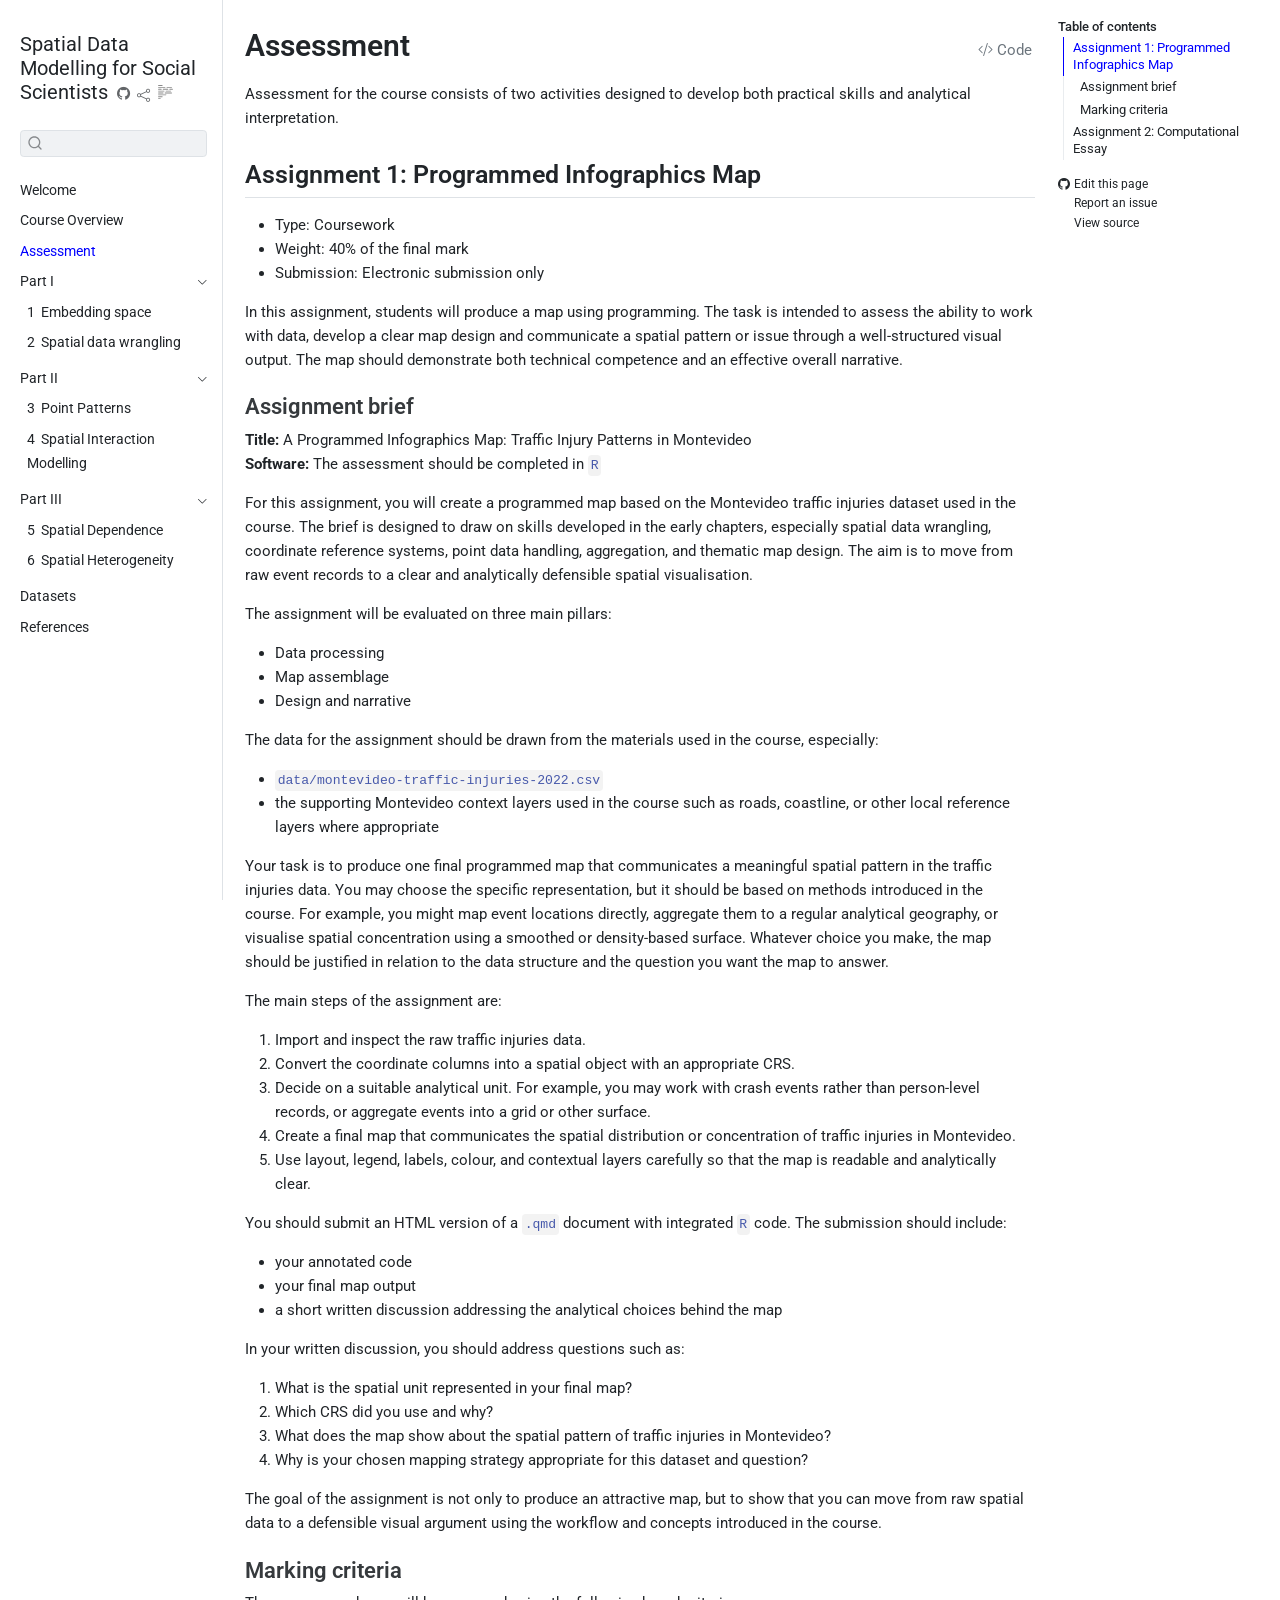
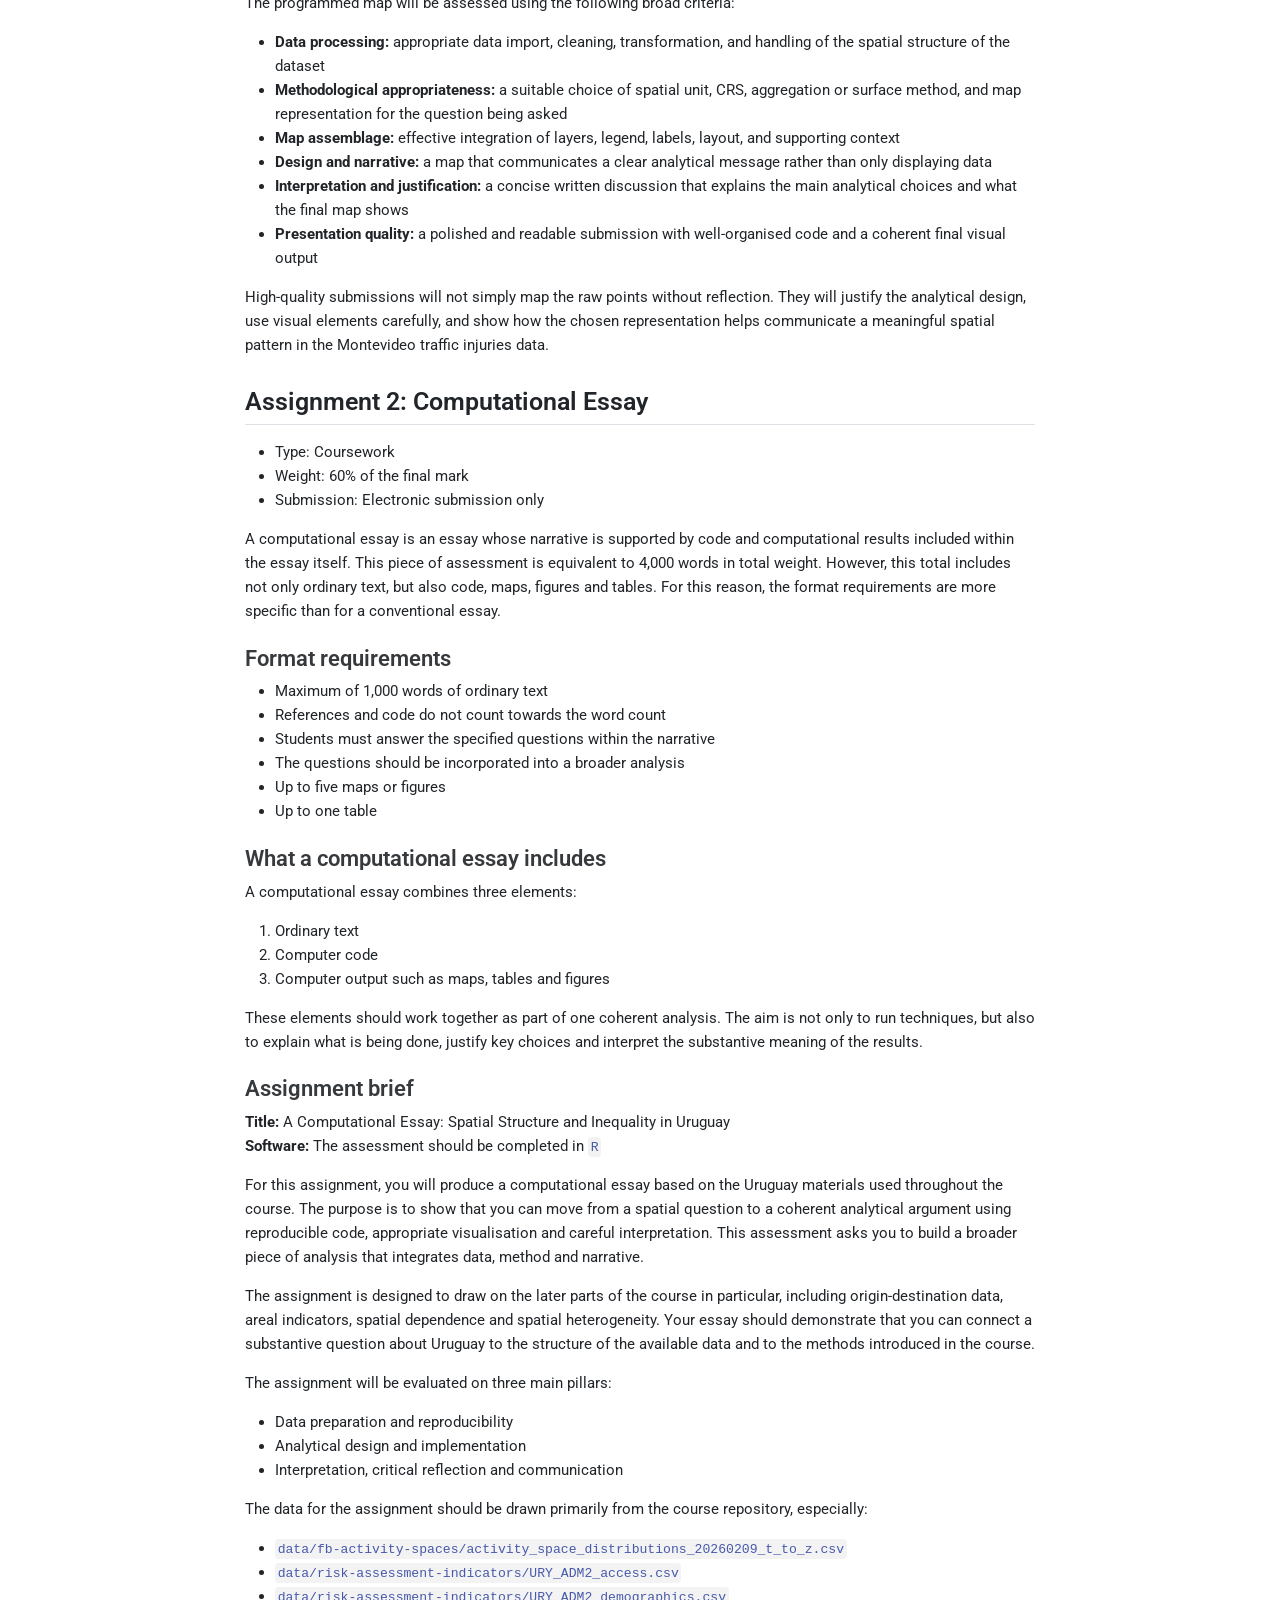
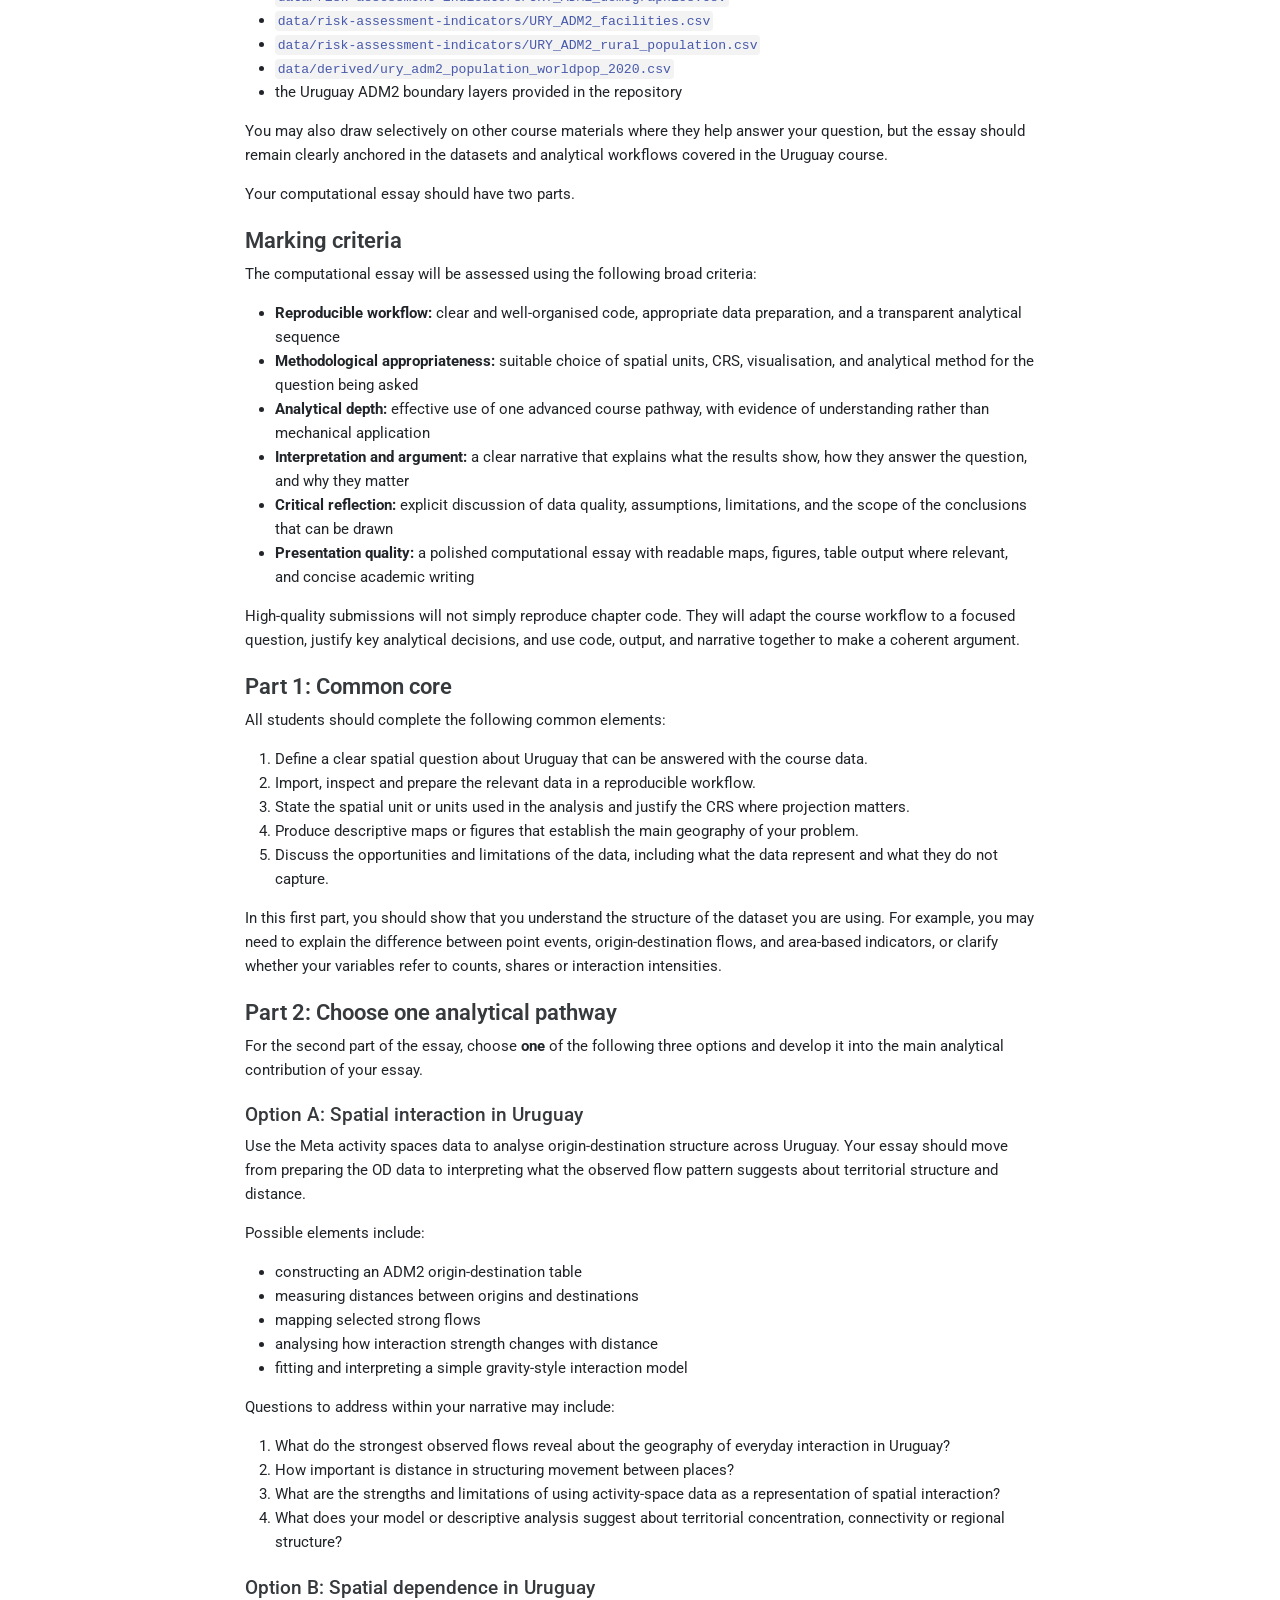
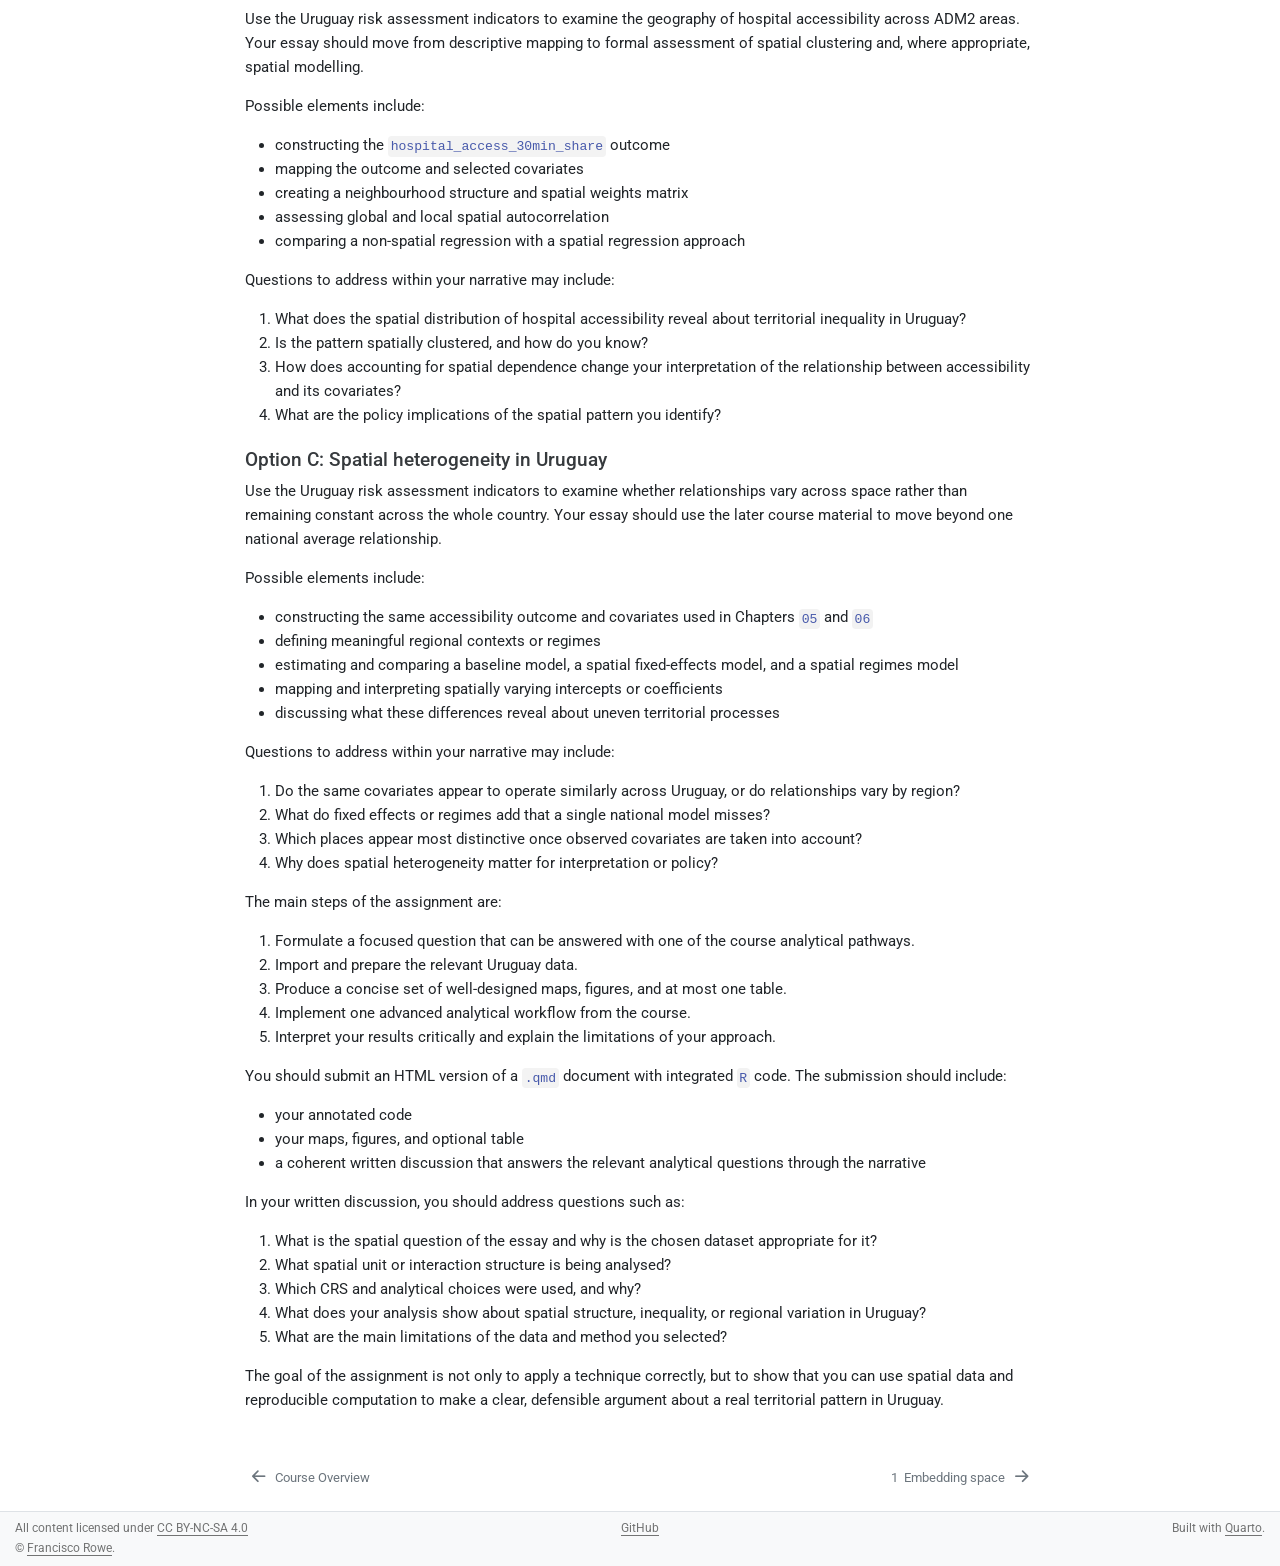
<file: docs/assessment.html>
<!DOCTYPE html>
<html xmlns="http://www.w3.org/1999/xhtml" lang="en" xml:lang="en"><head>

<meta charset="utf-8">
<meta name="generator" content="quarto-1.8.26">

<meta name="viewport" content="width=device-width, initial-scale=1.0, user-scalable=yes">


<title>Assessment – Spatial Data Modelling for Social Scientists</title>
<style>
code{white-space: pre-wrap;}
span.smallcaps{font-variant: small-caps;}
div.columns{display: flex; gap: min(4vw, 1.5em);}
div.column{flex: auto; overflow-x: auto;}
div.hanging-indent{margin-left: 1.5em; text-indent: -1.5em;}
ul.task-list{list-style: none;}
ul.task-list li input[type="checkbox"] {
  width: 0.8em;
  margin: 0 0.8em 0.2em -1em; /* quarto-specific, see https://github.com/quarto-dev/quarto-cli/issues/4556 */ 
  vertical-align: middle;
}
/* CSS for syntax highlighting */
html { -webkit-text-size-adjust: 100%; }
pre > code.sourceCode { white-space: pre; position: relative; }
pre > code.sourceCode > span { display: inline-block; line-height: 1.25; }
pre > code.sourceCode > span:empty { height: 1.2em; }
.sourceCode { overflow: visible; }
code.sourceCode > span { color: inherit; text-decoration: inherit; }
div.sourceCode { margin: 1em 0; }
pre.sourceCode { margin: 0; }
@media screen {
div.sourceCode { overflow: auto; }
}
@media print {
pre > code.sourceCode { white-space: pre-wrap; }
pre > code.sourceCode > span { text-indent: -5em; padding-left: 5em; }
}
pre.numberSource code
  { counter-reset: source-line 0; }
pre.numberSource code > span
  { position: relative; left: -4em; counter-increment: source-line; }
pre.numberSource code > span > a:first-child::before
  { content: counter(source-line);
    position: relative; left: -1em; text-align: right; vertical-align: baseline;
    border: none; display: inline-block;
    -webkit-touch-callout: none; -webkit-user-select: none;
    -khtml-user-select: none; -moz-user-select: none;
    -ms-user-select: none; user-select: none;
    padding: 0 4px; width: 4em;
  }
pre.numberSource { margin-left: 3em;  padding-left: 4px; }
div.sourceCode
  {   }
@media screen {
pre > code.sourceCode > span > a:first-child::before { text-decoration: underline; }
}
</style>


<script src="site_libs/quarto-nav/quarto-nav.js"></script>
<script src="site_libs/quarto-nav/headroom.min.js"></script>
<script src="site_libs/clipboard/clipboard.min.js"></script>
<script src="site_libs/quarto-search/autocomplete.umd.js"></script>
<script src="site_libs/quarto-search/fuse.min.js"></script>
<script src="site_libs/quarto-search/quarto-search.js"></script>
<meta name="quarto:offset" content="./">
<link href="./01-embedding-space.html" rel="next">
<link href="./course-overview.html" rel="prev">
<link href="./figs/cover/uruguay-course-logo.ico" rel="icon">
<script src="site_libs/quarto-html/quarto.js" type="module"></script>
<script src="site_libs/quarto-html/tabsets/tabsets.js" type="module"></script>
<script src="site_libs/quarto-html/axe/axe-check.js" type="module"></script>
<script src="site_libs/quarto-html/popper.min.js"></script>
<script src="site_libs/quarto-html/tippy.umd.min.js"></script>
<script src="site_libs/quarto-html/anchor.min.js"></script>
<link href="site_libs/quarto-html/tippy.css" rel="stylesheet">
<link href="site_libs/quarto-html/quarto-syntax-highlighting-3d62d204ba1604a696ce2d8f1e6896bb.css" rel="stylesheet" id="quarto-text-highlighting-styles">
<script src="site_libs/bootstrap/bootstrap.min.js"></script>
<link href="site_libs/bootstrap/bootstrap-icons.css" rel="stylesheet">
<link href="site_libs/bootstrap/bootstrap-e101a6dc663a546a5e09aa12163449fe.min.css" rel="stylesheet" append-hash="true" id="quarto-bootstrap" data-mode="light">
<script id="quarto-search-options" type="application/json">{
  "location": "sidebar",
  "copy-button": false,
  "collapse-after": 3,
  "panel-placement": "start",
  "type": "textbox",
  "limit": 50,
  "keyboard-shortcut": [
    "f",
    "/",
    "s"
  ],
  "show-item-context": false,
  "language": {
    "search-no-results-text": "No results",
    "search-matching-documents-text": "matching documents",
    "search-copy-link-title": "Copy link to search",
    "search-hide-matches-text": "Hide additional matches",
    "search-more-match-text": "more match in this document",
    "search-more-matches-text": "more matches in this document",
    "search-clear-button-title": "Clear",
    "search-text-placeholder": "",
    "search-detached-cancel-button-title": "Cancel",
    "search-submit-button-title": "Submit",
    "search-label": "Search"
  }
}</script>
<style>html{ scroll-behavior: smooth; }</style>


<meta name="twitter:title" content="Assessment – Spatial Data Modelling for Social Scientists">
<meta name="twitter:description" content="">
<meta name="twitter:creator" content="fcorowe">
<meta name="twitter:card" content="summary">
</head>

<body class="nav-sidebar docked quarto-light">

<div id="quarto-search-results"></div>
  <header id="quarto-header" class="headroom fixed-top">
  <nav class="quarto-secondary-nav">
    <div class="container-fluid d-flex">
      <button type="button" class="quarto-btn-toggle btn" data-bs-toggle="collapse" role="button" data-bs-target=".quarto-sidebar-collapse-item" aria-controls="quarto-sidebar" aria-expanded="false" aria-label="Toggle sidebar navigation" onclick="if (window.quartoToggleHeadroom) { window.quartoToggleHeadroom(); }">
        <i class="bi bi-layout-text-sidebar-reverse"></i>
      </button>
        <nav class="quarto-page-breadcrumbs" aria-label="breadcrumb"><ol class="breadcrumb"><li class="breadcrumb-item"><a href="./assessment.html">Assessment</a></li></ol></nav>
        <a class="flex-grow-1" role="navigation" data-bs-toggle="collapse" data-bs-target=".quarto-sidebar-collapse-item" aria-controls="quarto-sidebar" aria-expanded="false" aria-label="Toggle sidebar navigation" onclick="if (window.quartoToggleHeadroom) { window.quartoToggleHeadroom(); }">      
        </a>
      <button type="button" class="btn quarto-search-button" aria-label="Search" onclick="window.quartoOpenSearch();">
        <i class="bi bi-search"></i>
      </button>
    </div>
  </nav>
</header>
<!-- content -->
<div id="quarto-content" class="quarto-container page-columns page-rows-contents page-layout-article">
<!-- sidebar -->
  <nav id="quarto-sidebar" class="sidebar collapse collapse-horizontal quarto-sidebar-collapse-item sidebar-navigation docked overflow-auto">
    <div class="pt-lg-2 mt-2 text-left sidebar-header">
    <div class="sidebar-title mb-0 py-0">
      <a href="./">Spatial Data Modelling for Social Scientists</a> 
        <div class="sidebar-tools-main tools-wide">
    <a href="https://github.com/fcorowe/smds_uruguay" title="Source Code" class="quarto-navigation-tool px-1" aria-label="Source Code"><i class="bi bi-github"></i></a>
    <div class="dropdown">
      <a href="" title="Share" id="quarto-navigation-tool-dropdown-0" class="quarto-navigation-tool dropdown-toggle px-1" data-bs-toggle="dropdown" aria-expanded="false" role="link" aria-label="Share"><i class="bi bi-share"></i></a>
      <ul class="dropdown-menu" aria-labelledby="quarto-navigation-tool-dropdown-0">
          <li>
            <a class="dropdown-item sidebar-tools-main-item" href="https://twitter.com/intent/tweet?url=|url|">
              <i class="bi bi-twitter pe-1"></i>
            Twitter
            </a>
          </li>
          <li>
            <a class="dropdown-item sidebar-tools-main-item" href="https://www.facebook.com/sharer/sharer.php?u=|url|">
              <i class="bi bi-facebook pe-1"></i>
            Facebook
            </a>
          </li>
      </ul>
    </div>
  <a href="" class="quarto-reader-toggle quarto-navigation-tool px-1" onclick="window.quartoToggleReader(); return false;" title="Toggle reader mode">
  <div class="quarto-reader-toggle-btn">
  <i class="bi"></i>
  </div>
</a>
</div>
    </div>
      </div>
        <div class="mt-2 flex-shrink-0 align-items-center">
        <div class="sidebar-search">
        <div id="quarto-search" class="" title="Search"></div>
        </div>
        </div>
    <div class="sidebar-menu-container"> 
    <ul class="list-unstyled mt-1">
        <li class="sidebar-item">
  <div class="sidebar-item-container"> 
  <a href="./index.html" class="sidebar-item-text sidebar-link">
 <span class="menu-text">Welcome</span></a>
  </div>
</li>
        <li class="sidebar-item">
  <div class="sidebar-item-container"> 
  <a href="./course-overview.html" class="sidebar-item-text sidebar-link">
 <span class="menu-text">Course Overview</span></a>
  </div>
</li>
        <li class="sidebar-item">
  <div class="sidebar-item-container"> 
  <a href="./assessment.html" class="sidebar-item-text sidebar-link active">
 <span class="menu-text">Assessment</span></a>
  </div>
</li>
        <li class="sidebar-item sidebar-item-section">
      <div class="sidebar-item-container"> 
            <a class="sidebar-item-text sidebar-link text-start" data-bs-toggle="collapse" data-bs-target="#quarto-sidebar-section-1" role="navigation" aria-expanded="true">
 <span class="menu-text">Part I</span></a>
          <a class="sidebar-item-toggle text-start" data-bs-toggle="collapse" data-bs-target="#quarto-sidebar-section-1" role="navigation" aria-expanded="true" aria-label="Toggle section">
            <i class="bi bi-chevron-right ms-2"></i>
          </a> 
      </div>
      <ul id="quarto-sidebar-section-1" class="collapse list-unstyled sidebar-section depth1 show">  
          <li class="sidebar-item">
  <div class="sidebar-item-container"> 
  <a href="./01-embedding-space.html" class="sidebar-item-text sidebar-link">
 <span class="menu-text"><span class="chapter-number">1</span>&nbsp; <span class="chapter-title">Embedding space</span></span></a>
  </div>
</li>
          <li class="sidebar-item">
  <div class="sidebar-item-container"> 
  <a href="./02-spatial-data-wrangling.html" class="sidebar-item-text sidebar-link">
 <span class="menu-text"><span class="chapter-number">2</span>&nbsp; <span class="chapter-title">Spatial data wrangling</span></span></a>
  </div>
</li>
      </ul>
  </li>
        <li class="sidebar-item sidebar-item-section">
      <div class="sidebar-item-container"> 
            <a class="sidebar-item-text sidebar-link text-start" data-bs-toggle="collapse" data-bs-target="#quarto-sidebar-section-2" role="navigation" aria-expanded="true">
 <span class="menu-text">Part II</span></a>
          <a class="sidebar-item-toggle text-start" data-bs-toggle="collapse" data-bs-target="#quarto-sidebar-section-2" role="navigation" aria-expanded="true" aria-label="Toggle section">
            <i class="bi bi-chevron-right ms-2"></i>
          </a> 
      </div>
      <ul id="quarto-sidebar-section-2" class="collapse list-unstyled sidebar-section depth1 show">  
          <li class="sidebar-item">
  <div class="sidebar-item-container"> 
  <a href="./03-points.html" class="sidebar-item-text sidebar-link">
 <span class="menu-text"><span class="chapter-number">3</span>&nbsp; <span class="chapter-title">Point Patterns</span></span></a>
  </div>
</li>
          <li class="sidebar-item">
  <div class="sidebar-item-container"> 
  <a href="./04-spatial-interaction-model.html" class="sidebar-item-text sidebar-link">
 <span class="menu-text"><span class="chapter-number">4</span>&nbsp; <span class="chapter-title">Spatial Interaction Modelling</span></span></a>
  </div>
</li>
      </ul>
  </li>
        <li class="sidebar-item sidebar-item-section">
      <div class="sidebar-item-container"> 
            <a class="sidebar-item-text sidebar-link text-start" data-bs-toggle="collapse" data-bs-target="#quarto-sidebar-section-3" role="navigation" aria-expanded="true">
 <span class="menu-text">Part III</span></a>
          <a class="sidebar-item-toggle text-start" data-bs-toggle="collapse" data-bs-target="#quarto-sidebar-section-3" role="navigation" aria-expanded="true" aria-label="Toggle section">
            <i class="bi bi-chevron-right ms-2"></i>
          </a> 
      </div>
      <ul id="quarto-sidebar-section-3" class="collapse list-unstyled sidebar-section depth1 show">  
          <li class="sidebar-item">
  <div class="sidebar-item-container"> 
  <a href="./05-spatial-dependence.html" class="sidebar-item-text sidebar-link">
 <span class="menu-text"><span class="chapter-number">5</span>&nbsp; <span class="chapter-title">Spatial Dependence</span></span></a>
  </div>
</li>
          <li class="sidebar-item">
  <div class="sidebar-item-container"> 
  <a href="./06-spatial-heterogeneity.html" class="sidebar-item-text sidebar-link">
 <span class="menu-text"><span class="chapter-number">6</span>&nbsp; <span class="chapter-title">Spatial Heterogeneity</span></span></a>
  </div>
</li>
      </ul>
  </li>
        <li class="sidebar-item">
  <div class="sidebar-item-container"> 
  <a href="./data.html" class="sidebar-item-text sidebar-link">
 <span class="menu-text">Datasets</span></a>
  </div>
</li>
        <li class="sidebar-item">
  <div class="sidebar-item-container"> 
  <a href="./references.html" class="sidebar-item-text sidebar-link">
 <span class="menu-text">References</span></a>
  </div>
</li>
    </ul>
    </div>
</nav>
<div id="quarto-sidebar-glass" class="quarto-sidebar-collapse-item" data-bs-toggle="collapse" data-bs-target=".quarto-sidebar-collapse-item"></div>
<!-- margin-sidebar -->
    <div id="quarto-margin-sidebar" class="sidebar margin-sidebar">
        <nav id="TOC" role="doc-toc" class="toc-active">
    <h2 id="toc-title">Table of contents</h2>
   
  <ul>
  <li><a href="#assignment-1-programmed-infographics-map" id="toc-assignment-1-programmed-infographics-map" class="nav-link active" data-scroll-target="#assignment-1-programmed-infographics-map">Assignment 1: Programmed Infographics Map</a>
  <ul class="collapse">
  <li><a href="#assignment-brief" id="toc-assignment-brief" class="nav-link" data-scroll-target="#assignment-brief">Assignment brief</a></li>
  <li><a href="#marking-criteria" id="toc-marking-criteria" class="nav-link" data-scroll-target="#marking-criteria">Marking criteria</a></li>
  </ul></li>
  <li><a href="#assignment-2-computational-essay" id="toc-assignment-2-computational-essay" class="nav-link" data-scroll-target="#assignment-2-computational-essay">Assignment 2: Computational Essay</a>
  <ul class="collapse">
  <li><a href="#format-requirements" id="toc-format-requirements" class="nav-link" data-scroll-target="#format-requirements">Format requirements</a></li>
  <li><a href="#what-a-computational-essay-includes" id="toc-what-a-computational-essay-includes" class="nav-link" data-scroll-target="#what-a-computational-essay-includes">What a computational essay includes</a></li>
  <li><a href="#assignment-brief-1" id="toc-assignment-brief-1" class="nav-link" data-scroll-target="#assignment-brief-1">Assignment brief</a></li>
  <li><a href="#marking-criteria-1" id="toc-marking-criteria-1" class="nav-link" data-scroll-target="#marking-criteria-1">Marking criteria</a></li>
  <li><a href="#part-1-common-core" id="toc-part-1-common-core" class="nav-link" data-scroll-target="#part-1-common-core">Part 1: Common core</a></li>
  <li><a href="#part-2-choose-one-analytical-pathway" id="toc-part-2-choose-one-analytical-pathway" class="nav-link" data-scroll-target="#part-2-choose-one-analytical-pathway">Part 2: Choose one analytical pathway</a></li>
  </ul></li>
  </ul>
<div class="toc-actions"><ul><li><a href="https://github.com/fcorowe/smds_uruguay/edit/main/assessment.qmd" class="toc-action"><i class="bi bi-github"></i>Edit this page</a></li><li><a href="https://github.com/fcorowe/smds_uruguay/issues/new" class="toc-action"><i class="bi empty"></i>Report an issue</a></li><li><a href="https://github.com/fcorowe/smds_uruguay/blob/main/assessment.qmd" class="toc-action"><i class="bi empty"></i>View source</a></li></ul></div></nav>
    </div>
<!-- main -->
<main class="content" id="quarto-document-content">

<header id="title-block-header" class="quarto-title-block default">
<div class="quarto-title">
<div class="quarto-title-block"><div><h1 class="title">Assessment</h1><button type="button" class="btn code-tools-button" id="quarto-code-tools-source"><i class="bi"></i> Code</button></div></div>
</div>



<div class="quarto-title-meta">

    
  
    
  </div>
  


</header>


<p>Assessment for the course consists of two activities designed to develop both practical skills and analytical interpretation.</p>
<section id="assignment-1-programmed-infographics-map" class="level2">
<h2 class="anchored" data-anchor-id="assignment-1-programmed-infographics-map">Assignment 1: Programmed Infographics Map</h2>
<ul>
<li>Type: Coursework</li>
<li>Weight: 40% of the final mark</li>
<li>Submission: Electronic submission only</li>
</ul>
<p>In this assignment, students will produce a map using programming. The task is intended to assess the ability to work with data, develop a clear map design and communicate a spatial pattern or issue through a well-structured visual output. The map should demonstrate both technical competence and an effective overall narrative.</p>
<section id="assignment-brief" class="level3">
<h3 class="anchored" data-anchor-id="assignment-brief">Assignment brief</h3>
<p><strong>Title:</strong> A Programmed Infographics Map: Traffic Injury Patterns in Montevideo<br>
<strong>Software:</strong> The assessment should be completed in <code>R</code></p>
<p>For this assignment, you will create a programmed map based on the Montevideo traffic injuries dataset used in the course. The brief is designed to draw on skills developed in the early chapters, especially spatial data wrangling, coordinate reference systems, point data handling, aggregation, and thematic map design. The aim is to move from raw event records to a clear and analytically defensible spatial visualisation.</p>
<p>The assignment will be evaluated on three main pillars:</p>
<ul>
<li>Data processing</li>
<li>Map assemblage</li>
<li>Design and narrative</li>
</ul>
<p>The data for the assignment should be drawn from the materials used in the course, especially:</p>
<ul>
<li><code>data/montevideo-traffic-injuries-2022.csv</code></li>
<li>the supporting Montevideo context layers used in the course such as roads, coastline, or other local reference layers where appropriate</li>
</ul>
<p>Your task is to produce one final programmed map that communicates a meaningful spatial pattern in the traffic injuries data. You may choose the specific representation, but it should be based on methods introduced in the course. For example, you might map event locations directly, aggregate them to a regular analytical geography, or visualise spatial concentration using a smoothed or density-based surface. Whatever choice you make, the map should be justified in relation to the data structure and the question you want the map to answer.</p>
<p>The main steps of the assignment are:</p>
<ol type="1">
<li>Import and inspect the raw traffic injuries data.</li>
<li>Convert the coordinate columns into a spatial object with an appropriate CRS.</li>
<li>Decide on a suitable analytical unit. For example, you may work with crash events rather than person-level records, or aggregate events into a grid or other surface.</li>
<li>Create a final map that communicates the spatial distribution or concentration of traffic injuries in Montevideo.</li>
<li>Use layout, legend, labels, colour, and contextual layers carefully so that the map is readable and analytically clear.</li>
</ol>
<p>You should submit an HTML version of a <code>.qmd</code> document with integrated <code>R</code> code. The submission should include:</p>
<ul>
<li>your annotated code</li>
<li>your final map output</li>
<li>a short written discussion addressing the analytical choices behind the map</li>
</ul>
<p>In your written discussion, you should address questions such as:</p>
<ol type="1">
<li>What is the spatial unit represented in your final map?</li>
<li>Which CRS did you use and why?</li>
<li>What does the map show about the spatial pattern of traffic injuries in Montevideo?</li>
<li>Why is your chosen mapping strategy appropriate for this dataset and question?</li>
</ol>
<p>The goal of the assignment is not only to produce an attractive map, but to show that you can move from raw spatial data to a defensible visual argument using the workflow and concepts introduced in the course.</p>
</section>
<section id="marking-criteria" class="level3">
<h3 class="anchored" data-anchor-id="marking-criteria">Marking criteria</h3>
<p>The programmed map will be assessed using the following broad criteria:</p>
<ul>
<li><strong>Data processing:</strong> appropriate data import, cleaning, transformation, and handling of the spatial structure of the dataset</li>
<li><strong>Methodological appropriateness:</strong> a suitable choice of spatial unit, CRS, aggregation or surface method, and map representation for the question being asked</li>
<li><strong>Map assemblage:</strong> effective integration of layers, legend, labels, layout, and supporting context</li>
<li><strong>Design and narrative:</strong> a map that communicates a clear analytical message rather than only displaying data</li>
<li><strong>Interpretation and justification:</strong> a concise written discussion that explains the main analytical choices and what the final map shows</li>
<li><strong>Presentation quality:</strong> a polished and readable submission with well-organised code and a coherent final visual output</li>
</ul>
<p>High-quality submissions will not simply map the raw points without reflection. They will justify the analytical design, use visual elements carefully, and show how the chosen representation helps communicate a meaningful spatial pattern in the Montevideo traffic injuries data.</p>
</section>
</section>
<section id="assignment-2-computational-essay" class="level2">
<h2 class="anchored" data-anchor-id="assignment-2-computational-essay">Assignment 2: Computational Essay</h2>
<ul>
<li>Type: Coursework</li>
<li>Weight: 60% of the final mark</li>
<li>Submission: Electronic submission only</li>
</ul>
<p>A computational essay is an essay whose narrative is supported by code and computational results included within the essay itself. This piece of assessment is equivalent to 4,000 words in total weight. However, this total includes not only ordinary text, but also code, maps, figures and tables. For this reason, the format requirements are more specific than for a conventional essay.</p>
<section id="format-requirements" class="level3">
<h3 class="anchored" data-anchor-id="format-requirements">Format requirements</h3>
<ul>
<li>Maximum of 1,000 words of ordinary text</li>
<li>References and code do not count towards the word count</li>
<li>Students must answer the specified questions within the narrative</li>
<li>The questions should be incorporated into a broader analysis</li>
<li>Up to five maps or figures</li>
<li>Up to one table</li>
</ul>
</section>
<section id="what-a-computational-essay-includes" class="level3">
<h3 class="anchored" data-anchor-id="what-a-computational-essay-includes">What a computational essay includes</h3>
<p>A computational essay combines three elements:</p>
<ol type="1">
<li>Ordinary text</li>
<li>Computer code</li>
<li>Computer output such as maps, tables and figures</li>
</ol>
<p>These elements should work together as part of one coherent analysis. The aim is not only to run techniques, but also to explain what is being done, justify key choices and interpret the substantive meaning of the results.</p>
</section>
<section id="assignment-brief-1" class="level3">
<h3 class="anchored" data-anchor-id="assignment-brief-1">Assignment brief</h3>
<p><strong>Title:</strong> A Computational Essay: Spatial Structure and Inequality in Uruguay<br>
<strong>Software:</strong> The assessment should be completed in <code>R</code></p>
<p>For this assignment, you will produce a computational essay based on the Uruguay materials used throughout the course. The purpose is to show that you can move from a spatial question to a coherent analytical argument using reproducible code, appropriate visualisation and careful interpretation. This assessment asks you to build a broader piece of analysis that integrates data, method and narrative.</p>
<p>The assignment is designed to draw on the later parts of the course in particular, including origin-destination data, areal indicators, spatial dependence and spatial heterogeneity. Your essay should demonstrate that you can connect a substantive question about Uruguay to the structure of the available data and to the methods introduced in the course.</p>
<p>The assignment will be evaluated on three main pillars:</p>
<ul>
<li>Data preparation and reproducibility</li>
<li>Analytical design and implementation</li>
<li>Interpretation, critical reflection and communication</li>
</ul>
<p>The data for the assignment should be drawn primarily from the course repository, especially:</p>
<ul>
<li><code>data/fb-activity-spaces/activity_space_distributions_20260209_t_to_z.csv</code></li>
<li><code>data/risk-assessment-indicators/URY_ADM2_access.csv</code></li>
<li><code>data/risk-assessment-indicators/URY_ADM2_demographics.csv</code></li>
<li><code>data/risk-assessment-indicators/URY_ADM2_facilities.csv</code></li>
<li><code>data/risk-assessment-indicators/URY_ADM2_rural_population.csv</code></li>
<li><code>data/derived/ury_adm2_population_worldpop_2020.csv</code></li>
<li>the Uruguay ADM2 boundary layers provided in the repository</li>
</ul>
<p>You may also draw selectively on other course materials where they help answer your question, but the essay should remain clearly anchored in the datasets and analytical workflows covered in the Uruguay course.</p>
<p>Your computational essay should have two parts.</p>
</section>
<section id="marking-criteria-1" class="level3">
<h3 class="anchored" data-anchor-id="marking-criteria-1">Marking criteria</h3>
<p>The computational essay will be assessed using the following broad criteria:</p>
<ul>
<li><strong>Reproducible workflow:</strong> clear and well-organised code, appropriate data preparation, and a transparent analytical sequence</li>
<li><strong>Methodological appropriateness:</strong> suitable choice of spatial units, CRS, visualisation, and analytical method for the question being asked</li>
<li><strong>Analytical depth:</strong> effective use of one advanced course pathway, with evidence of understanding rather than mechanical application</li>
<li><strong>Interpretation and argument:</strong> a clear narrative that explains what the results show, how they answer the question, and why they matter</li>
<li><strong>Critical reflection:</strong> explicit discussion of data quality, assumptions, limitations, and the scope of the conclusions that can be drawn</li>
<li><strong>Presentation quality:</strong> a polished computational essay with readable maps, figures, table output where relevant, and concise academic writing</li>
</ul>
<p>High-quality submissions will not simply reproduce chapter code. They will adapt the course workflow to a focused question, justify key analytical decisions, and use code, output, and narrative together to make a coherent argument.</p>
</section>
<section id="part-1-common-core" class="level3">
<h3 class="anchored" data-anchor-id="part-1-common-core">Part 1: Common core</h3>
<p>All students should complete the following common elements:</p>
<ol type="1">
<li>Define a clear spatial question about Uruguay that can be answered with the course data.</li>
<li>Import, inspect and prepare the relevant data in a reproducible workflow.</li>
<li>State the spatial unit or units used in the analysis and justify the CRS where projection matters.</li>
<li>Produce descriptive maps or figures that establish the main geography of your problem.</li>
<li>Discuss the opportunities and limitations of the data, including what the data represent and what they do not capture.</li>
</ol>
<p>In this first part, you should show that you understand the structure of the dataset you are using. For example, you may need to explain the difference between point events, origin-destination flows, and area-based indicators, or clarify whether your variables refer to counts, shares or interaction intensities.</p>
</section>
<section id="part-2-choose-one-analytical-pathway" class="level3">
<h3 class="anchored" data-anchor-id="part-2-choose-one-analytical-pathway">Part 2: Choose one analytical pathway</h3>
<p>For the second part of the essay, choose <strong>one</strong> of the following three options and develop it into the main analytical contribution of your essay.</p>
<section id="option-a-spatial-interaction-in-uruguay" class="level4">
<h4 class="anchored" data-anchor-id="option-a-spatial-interaction-in-uruguay">Option A: Spatial interaction in Uruguay</h4>
<p>Use the Meta activity spaces data to analyse origin-destination structure across Uruguay. Your essay should move from preparing the OD data to interpreting what the observed flow pattern suggests about territorial structure and distance.</p>
<p>Possible elements include:</p>
<ul>
<li>constructing an ADM2 origin-destination table</li>
<li>measuring distances between origins and destinations</li>
<li>mapping selected strong flows</li>
<li>analysing how interaction strength changes with distance</li>
<li>fitting and interpreting a simple gravity-style interaction model</li>
</ul>
<p>Questions to address within your narrative may include:</p>
<ol type="1">
<li>What do the strongest observed flows reveal about the geography of everyday interaction in Uruguay?</li>
<li>How important is distance in structuring movement between places?</li>
<li>What are the strengths and limitations of using activity-space data as a representation of spatial interaction?</li>
<li>What does your model or descriptive analysis suggest about territorial concentration, connectivity or regional structure?</li>
</ol>
</section>
<section id="option-b-spatial-dependence-in-uruguay" class="level4">
<h4 class="anchored" data-anchor-id="option-b-spatial-dependence-in-uruguay">Option B: Spatial dependence in Uruguay</h4>
<p>Use the Uruguay risk assessment indicators to examine the geography of hospital accessibility across ADM2 areas. Your essay should move from descriptive mapping to formal assessment of spatial clustering and, where appropriate, spatial modelling.</p>
<p>Possible elements include:</p>
<ul>
<li>constructing the <code>hospital_access_30min_share</code> outcome</li>
<li>mapping the outcome and selected covariates</li>
<li>creating a neighbourhood structure and spatial weights matrix</li>
<li>assessing global and local spatial autocorrelation</li>
<li>comparing a non-spatial regression with a spatial regression approach</li>
</ul>
<p>Questions to address within your narrative may include:</p>
<ol type="1">
<li>What does the spatial distribution of hospital accessibility reveal about territorial inequality in Uruguay?</li>
<li>Is the pattern spatially clustered, and how do you know?</li>
<li>How does accounting for spatial dependence change your interpretation of the relationship between accessibility and its covariates?</li>
<li>What are the policy implications of the spatial pattern you identify?</li>
</ol>
</section>
<section id="option-c-spatial-heterogeneity-in-uruguay" class="level4">
<h4 class="anchored" data-anchor-id="option-c-spatial-heterogeneity-in-uruguay">Option C: Spatial heterogeneity in Uruguay</h4>
<p>Use the Uruguay risk assessment indicators to examine whether relationships vary across space rather than remaining constant across the whole country. Your essay should use the later course material to move beyond one national average relationship.</p>
<p>Possible elements include:</p>
<ul>
<li>constructing the same accessibility outcome and covariates used in Chapters <code>05</code> and <code>06</code></li>
<li>defining meaningful regional contexts or regimes</li>
<li>estimating and comparing a baseline model, a spatial fixed-effects model, and a spatial regimes model</li>
<li>mapping and interpreting spatially varying intercepts or coefficients</li>
<li>discussing what these differences reveal about uneven territorial processes</li>
</ul>
<p>Questions to address within your narrative may include:</p>
<ol type="1">
<li>Do the same covariates appear to operate similarly across Uruguay, or do relationships vary by region?</li>
<li>What do fixed effects or regimes add that a single national model misses?</li>
<li>Which places appear most distinctive once observed covariates are taken into account?</li>
<li>Why does spatial heterogeneity matter for interpretation or policy?</li>
</ol>
<p>The main steps of the assignment are:</p>
<ol type="1">
<li>Formulate a focused question that can be answered with one of the course analytical pathways.</li>
<li>Import and prepare the relevant Uruguay data.</li>
<li>Produce a concise set of well-designed maps, figures, and at most one table.</li>
<li>Implement one advanced analytical workflow from the course.</li>
<li>Interpret your results critically and explain the limitations of your approach.</li>
</ol>
<p>You should submit an HTML version of a <code>.qmd</code> document with integrated <code>R</code> code. The submission should include:</p>
<ul>
<li>your annotated code</li>
<li>your maps, figures, and optional table</li>
<li>a coherent written discussion that answers the relevant analytical questions through the narrative</li>
</ul>
<p>In your written discussion, you should address questions such as:</p>
<ol type="1">
<li>What is the spatial question of the essay and why is the chosen dataset appropriate for it?</li>
<li>What spatial unit or interaction structure is being analysed?</li>
<li>Which CRS and analytical choices were used, and why?</li>
<li>What does your analysis show about spatial structure, inequality, or regional variation in Uruguay?</li>
<li>What are the main limitations of the data and method you selected?</li>
</ol>
<p>The goal of the assignment is not only to apply a technique correctly, but to show that you can use spatial data and reproducible computation to make a clear, defensible argument about a real territorial pattern in Uruguay.</p>


<!-- -->

</section>
</section>
</section>

</main> <!-- /main -->
<script id="quarto-html-after-body" type="application/javascript">
  window.document.addEventListener("DOMContentLoaded", function (event) {
    const icon = "";
    const anchorJS = new window.AnchorJS();
    anchorJS.options = {
      placement: 'right',
      icon: icon
    };
    anchorJS.add('.anchored');
    const isCodeAnnotation = (el) => {
      for (const clz of el.classList) {
        if (clz.startsWith('code-annotation-')) {                     
          return true;
        }
      }
      return false;
    }
    const onCopySuccess = function(e) {
      // button target
      const button = e.trigger;
      // don't keep focus
      button.blur();
      // flash "checked"
      button.classList.add('code-copy-button-checked');
      var currentTitle = button.getAttribute("title");
      button.setAttribute("title", "Copied!");
      let tooltip;
      if (window.bootstrap) {
        button.setAttribute("data-bs-toggle", "tooltip");
        button.setAttribute("data-bs-placement", "left");
        button.setAttribute("data-bs-title", "Copied!");
        tooltip = new bootstrap.Tooltip(button, 
          { trigger: "manual", 
            customClass: "code-copy-button-tooltip",
            offset: [0, -8]});
        tooltip.show();    
      }
      setTimeout(function() {
        if (tooltip) {
          tooltip.hide();
          button.removeAttribute("data-bs-title");
          button.removeAttribute("data-bs-toggle");
          button.removeAttribute("data-bs-placement");
        }
        button.setAttribute("title", currentTitle);
        button.classList.remove('code-copy-button-checked');
      }, 1000);
      // clear code selection
      e.clearSelection();
    }
    const getTextToCopy = function(trigger) {
      const outerScaffold = trigger.parentElement.cloneNode(true);
      const codeEl = outerScaffold.querySelector('code');
      for (const childEl of codeEl.children) {
        if (isCodeAnnotation(childEl)) {
          childEl.remove();
        }
      }
      return codeEl.innerText;
    }
    const clipboard = new window.ClipboardJS('.code-copy-button:not([data-in-quarto-modal])', {
      text: getTextToCopy
    });
    clipboard.on('success', onCopySuccess);
    if (window.document.getElementById('quarto-embedded-source-code-modal')) {
      const clipboardModal = new window.ClipboardJS('.code-copy-button[data-in-quarto-modal]', {
        text: getTextToCopy,
        container: window.document.getElementById('quarto-embedded-source-code-modal')
      });
      clipboardModal.on('success', onCopySuccess);
    }
    const viewSource = window.document.getElementById('quarto-view-source') ||
                       window.document.getElementById('quarto-code-tools-source');
    if (viewSource) {
      const sourceUrl = viewSource.getAttribute("data-quarto-source-url");
      viewSource.addEventListener("click", function(e) {
        if (sourceUrl) {
          // rstudio viewer pane
          if (/\bcapabilities=\b/.test(window.location)) {
            window.open(sourceUrl);
          } else {
            window.location.href = sourceUrl;
          }
        } else {
          const modal = new bootstrap.Modal(document.getElementById('quarto-embedded-source-code-modal'));
          modal.show();
        }
        return false;
      });
    }
    function toggleCodeHandler(show) {
      return function(e) {
        const detailsSrc = window.document.querySelectorAll(".cell > details > .sourceCode");
        for (let i=0; i<detailsSrc.length; i++) {
          const details = detailsSrc[i].parentElement;
          if (show) {
            details.open = true;
          } else {
            details.removeAttribute("open");
          }
        }
        const cellCodeDivs = window.document.querySelectorAll(".cell > .sourceCode");
        const fromCls = show ? "hidden" : "unhidden";
        const toCls = show ? "unhidden" : "hidden";
        for (let i=0; i<cellCodeDivs.length; i++) {
          const codeDiv = cellCodeDivs[i];
          if (codeDiv.classList.contains(fromCls)) {
            codeDiv.classList.remove(fromCls);
            codeDiv.classList.add(toCls);
          } 
        }
        return false;
      }
    }
    const hideAllCode = window.document.getElementById("quarto-hide-all-code");
    if (hideAllCode) {
      hideAllCode.addEventListener("click", toggleCodeHandler(false));
    }
    const showAllCode = window.document.getElementById("quarto-show-all-code");
    if (showAllCode) {
      showAllCode.addEventListener("click", toggleCodeHandler(true));
    }
      var localhostRegex = new RegExp(/^(?:http|https):\/\/localhost\:?[0-9]*\//);
      var mailtoRegex = new RegExp(/^mailto:/);
        var filterRegex = new RegExp('/' + window.location.host + '/');
      var isInternal = (href) => {
          return filterRegex.test(href) || localhostRegex.test(href) || mailtoRegex.test(href);
      }
      // Inspect non-navigation links and adorn them if external
     var links = window.document.querySelectorAll('a[href]:not(.nav-link):not(.navbar-brand):not(.toc-action):not(.sidebar-link):not(.sidebar-item-toggle):not(.pagination-link):not(.no-external):not([aria-hidden]):not(.dropdown-item):not(.quarto-navigation-tool):not(.about-link)');
      for (var i=0; i<links.length; i++) {
        const link = links[i];
        if (!isInternal(link.href)) {
          // undo the damage that might have been done by quarto-nav.js in the case of
          // links that we want to consider external
          if (link.dataset.originalHref !== undefined) {
            link.href = link.dataset.originalHref;
          }
        }
      }
    function tippyHover(el, contentFn, onTriggerFn, onUntriggerFn) {
      const config = {
        allowHTML: true,
        maxWidth: 500,
        delay: 100,
        arrow: false,
        appendTo: function(el) {
            return el.parentElement;
        },
        interactive: true,
        interactiveBorder: 10,
        theme: 'quarto',
        placement: 'bottom-start',
      };
      if (contentFn) {
        config.content = contentFn;
      }
      if (onTriggerFn) {
        config.onTrigger = onTriggerFn;
      }
      if (onUntriggerFn) {
        config.onUntrigger = onUntriggerFn;
      }
      window.tippy(el, config); 
    }
    const noterefs = window.document.querySelectorAll('a[role="doc-noteref"]');
    for (var i=0; i<noterefs.length; i++) {
      const ref = noterefs[i];
      tippyHover(ref, function() {
        // use id or data attribute instead here
        let href = ref.getAttribute('data-footnote-href') || ref.getAttribute('href');
        try { href = new URL(href).hash; } catch {}
        const id = href.replace(/^#\/?/, "");
        const note = window.document.getElementById(id);
        if (note) {
          return note.innerHTML;
        } else {
          return "";
        }
      });
    }
    const xrefs = window.document.querySelectorAll('a.quarto-xref');
    const processXRef = (id, note) => {
      // Strip column container classes
      const stripColumnClz = (el) => {
        el.classList.remove("page-full", "page-columns");
        if (el.children) {
          for (const child of el.children) {
            stripColumnClz(child);
          }
        }
      }
      stripColumnClz(note)
      if (id === null || id.startsWith('sec-')) {
        // Special case sections, only their first couple elements
        const container = document.createElement("div");
        if (note.children && note.children.length > 2) {
          container.appendChild(note.children[0].cloneNode(true));
          for (let i = 1; i < note.children.length; i++) {
            const child = note.children[i];
            if (child.tagName === "P" && child.innerText === "") {
              continue;
            } else {
              container.appendChild(child.cloneNode(true));
              break;
            }
          }
          if (window.Quarto?.typesetMath) {
            window.Quarto.typesetMath(container);
          }
          return container.innerHTML
        } else {
          if (window.Quarto?.typesetMath) {
            window.Quarto.typesetMath(note);
          }
          return note.innerHTML;
        }
      } else {
        // Remove any anchor links if they are present
        const anchorLink = note.querySelector('a.anchorjs-link');
        if (anchorLink) {
          anchorLink.remove();
        }
        if (window.Quarto?.typesetMath) {
          window.Quarto.typesetMath(note);
        }
        if (note.classList.contains("callout")) {
          return note.outerHTML;
        } else {
          return note.innerHTML;
        }
      }
    }
    for (var i=0; i<xrefs.length; i++) {
      const xref = xrefs[i];
      tippyHover(xref, undefined, function(instance) {
        instance.disable();
        let url = xref.getAttribute('href');
        let hash = undefined; 
        if (url.startsWith('#')) {
          hash = url;
        } else {
          try { hash = new URL(url).hash; } catch {}
        }
        if (hash) {
          const id = hash.replace(/^#\/?/, "");
          const note = window.document.getElementById(id);
          if (note !== null) {
            try {
              const html = processXRef(id, note.cloneNode(true));
              instance.setContent(html);
            } finally {
              instance.enable();
              instance.show();
            }
          } else {
            // See if we can fetch this
            fetch(url.split('#')[0])
            .then(res => res.text())
            .then(html => {
              const parser = new DOMParser();
              const htmlDoc = parser.parseFromString(html, "text/html");
              const note = htmlDoc.getElementById(id);
              if (note !== null) {
                const html = processXRef(id, note);
                instance.setContent(html);
              } 
            }).finally(() => {
              instance.enable();
              instance.show();
            });
          }
        } else {
          // See if we can fetch a full url (with no hash to target)
          // This is a special case and we should probably do some content thinning / targeting
          fetch(url)
          .then(res => res.text())
          .then(html => {
            const parser = new DOMParser();
            const htmlDoc = parser.parseFromString(html, "text/html");
            const note = htmlDoc.querySelector('main.content');
            if (note !== null) {
              // This should only happen for chapter cross references
              // (since there is no id in the URL)
              // remove the first header
              if (note.children.length > 0 && note.children[0].tagName === "HEADER") {
                note.children[0].remove();
              }
              const html = processXRef(null, note);
              instance.setContent(html);
            } 
          }).finally(() => {
            instance.enable();
            instance.show();
          });
        }
      }, function(instance) {
      });
    }
        let selectedAnnoteEl;
        const selectorForAnnotation = ( cell, annotation) => {
          let cellAttr = 'data-code-cell="' + cell + '"';
          let lineAttr = 'data-code-annotation="' +  annotation + '"';
          const selector = 'span[' + cellAttr + '][' + lineAttr + ']';
          return selector;
        }
        const selectCodeLines = (annoteEl) => {
          const doc = window.document;
          const targetCell = annoteEl.getAttribute("data-target-cell");
          const targetAnnotation = annoteEl.getAttribute("data-target-annotation");
          const annoteSpan = window.document.querySelector(selectorForAnnotation(targetCell, targetAnnotation));
          const lines = annoteSpan.getAttribute("data-code-lines").split(",");
          const lineIds = lines.map((line) => {
            return targetCell + "-" + line;
          })
          let top = null;
          let height = null;
          let parent = null;
          if (lineIds.length > 0) {
              //compute the position of the single el (top and bottom and make a div)
              const el = window.document.getElementById(lineIds[0]);
              top = el.offsetTop;
              height = el.offsetHeight;
              parent = el.parentElement.parentElement;
            if (lineIds.length > 1) {
              const lastEl = window.document.getElementById(lineIds[lineIds.length - 1]);
              const bottom = lastEl.offsetTop + lastEl.offsetHeight;
              height = bottom - top;
            }
            if (top !== null && height !== null && parent !== null) {
              // cook up a div (if necessary) and position it 
              let div = window.document.getElementById("code-annotation-line-highlight");
              if (div === null) {
                div = window.document.createElement("div");
                div.setAttribute("id", "code-annotation-line-highlight");
                div.style.position = 'absolute';
                parent.appendChild(div);
              }
              div.style.top = top - 2 + "px";
              div.style.height = height + 4 + "px";
              div.style.left = 0;
              let gutterDiv = window.document.getElementById("code-annotation-line-highlight-gutter");
              if (gutterDiv === null) {
                gutterDiv = window.document.createElement("div");
                gutterDiv.setAttribute("id", "code-annotation-line-highlight-gutter");
                gutterDiv.style.position = 'absolute';
                const codeCell = window.document.getElementById(targetCell);
                const gutter = codeCell.querySelector('.code-annotation-gutter');
                gutter.appendChild(gutterDiv);
              }
              gutterDiv.style.top = top - 2 + "px";
              gutterDiv.style.height = height + 4 + "px";
            }
            selectedAnnoteEl = annoteEl;
          }
        };
        const unselectCodeLines = () => {
          const elementsIds = ["code-annotation-line-highlight", "code-annotation-line-highlight-gutter"];
          elementsIds.forEach((elId) => {
            const div = window.document.getElementById(elId);
            if (div) {
              div.remove();
            }
          });
          selectedAnnoteEl = undefined;
        };
          // Handle positioning of the toggle
      window.addEventListener(
        "resize",
        throttle(() => {
          elRect = undefined;
          if (selectedAnnoteEl) {
            selectCodeLines(selectedAnnoteEl);
          }
        }, 10)
      );
      function throttle(fn, ms) {
      let throttle = false;
      let timer;
        return (...args) => {
          if(!throttle) { // first call gets through
              fn.apply(this, args);
              throttle = true;
          } else { // all the others get throttled
              if(timer) clearTimeout(timer); // cancel #2
              timer = setTimeout(() => {
                fn.apply(this, args);
                timer = throttle = false;
              }, ms);
          }
        };
      }
        // Attach click handler to the DT
        const annoteDls = window.document.querySelectorAll('dt[data-target-cell]');
        for (const annoteDlNode of annoteDls) {
          annoteDlNode.addEventListener('click', (event) => {
            const clickedEl = event.target;
            if (clickedEl !== selectedAnnoteEl) {
              unselectCodeLines();
              const activeEl = window.document.querySelector('dt[data-target-cell].code-annotation-active');
              if (activeEl) {
                activeEl.classList.remove('code-annotation-active');
              }
              selectCodeLines(clickedEl);
              clickedEl.classList.add('code-annotation-active');
            } else {
              // Unselect the line
              unselectCodeLines();
              clickedEl.classList.remove('code-annotation-active');
            }
          });
        }
    const findCites = (el) => {
      const parentEl = el.parentElement;
      if (parentEl) {
        const cites = parentEl.dataset.cites;
        if (cites) {
          return {
            el,
            cites: cites.split(' ')
          };
        } else {
          return findCites(el.parentElement)
        }
      } else {
        return undefined;
      }
    };
    var bibliorefs = window.document.querySelectorAll('a[role="doc-biblioref"]');
    for (var i=0; i<bibliorefs.length; i++) {
      const ref = bibliorefs[i];
      const citeInfo = findCites(ref);
      if (citeInfo) {
        tippyHover(citeInfo.el, function() {
          var popup = window.document.createElement('div');
          citeInfo.cites.forEach(function(cite) {
            var citeDiv = window.document.createElement('div');
            citeDiv.classList.add('hanging-indent');
            citeDiv.classList.add('csl-entry');
            var biblioDiv = window.document.getElementById('ref-' + cite);
            if (biblioDiv) {
              citeDiv.innerHTML = biblioDiv.innerHTML;
            }
            popup.appendChild(citeDiv);
          });
          return popup.innerHTML;
        });
      }
    }
  });
  </script>
<nav class="page-navigation">
  <div class="nav-page nav-page-previous">
      <a href="./course-overview.html" class="pagination-link" aria-label="Course Overview">
        <i class="bi bi-arrow-left-short"></i> <span class="nav-page-text">Course Overview</span>
      </a>          
  </div>
  <div class="nav-page nav-page-next">
      <a href="./01-embedding-space.html" class="pagination-link" aria-label="Embedding space">
        <span class="nav-page-text"><span class="chapter-number">1</span>&nbsp; <span class="chapter-title">Embedding space</span></span> <i class="bi bi-arrow-right-short"></i>
      </a>
  </div>
</nav><div class="modal fade" id="quarto-embedded-source-code-modal" tabindex="-1" aria-labelledby="quarto-embedded-source-code-modal-label" aria-hidden="true"><div class="modal-dialog modal-dialog-scrollable"><div class="modal-content"><div class="modal-header"><h5 class="modal-title" id="quarto-embedded-source-code-modal-label">Source Code</h5><button class="btn-close" data-bs-dismiss="modal"></button></div><div class="modal-body"><div class="">
<div class="code-copy-outer-scaffold"><div class="sourceCode" id="cb1" data-shortcodes="false"><pre class="sourceCode markdown code-with-copy"><code class="sourceCode markdown"><span id="cb1-1"><a href="#cb1-1" aria-hidden="true" tabindex="-1"></a><span class="fu"># Assessment {.unnumbered}</span></span>
<span id="cb1-2"><a href="#cb1-2" aria-hidden="true" tabindex="-1"></a></span>
<span id="cb1-3"><a href="#cb1-3" aria-hidden="true" tabindex="-1"></a>Assessment for the course consists of two activities designed to develop both practical skills and analytical interpretation.</span>
<span id="cb1-4"><a href="#cb1-4" aria-hidden="true" tabindex="-1"></a></span>
<span id="cb1-5"><a href="#cb1-5" aria-hidden="true" tabindex="-1"></a><span class="fu">## Assignment 1: Programmed Infographics Map</span></span>
<span id="cb1-6"><a href="#cb1-6" aria-hidden="true" tabindex="-1"></a></span>
<span id="cb1-7"><a href="#cb1-7" aria-hidden="true" tabindex="-1"></a><span class="ss">- </span>Type: Coursework</span>
<span id="cb1-8"><a href="#cb1-8" aria-hidden="true" tabindex="-1"></a><span class="ss">- </span>Weight: 40% of the final mark</span>
<span id="cb1-9"><a href="#cb1-9" aria-hidden="true" tabindex="-1"></a><span class="ss">- </span>Submission: Electronic submission only</span>
<span id="cb1-10"><a href="#cb1-10" aria-hidden="true" tabindex="-1"></a></span>
<span id="cb1-11"><a href="#cb1-11" aria-hidden="true" tabindex="-1"></a>In this assignment, students will produce a map using programming. The task is intended to assess the ability to work with data, develop a clear map design and communicate a spatial pattern or issue through a well-structured visual output. The map should demonstrate both technical competence and an effective overall narrative.</span>
<span id="cb1-12"><a href="#cb1-12" aria-hidden="true" tabindex="-1"></a></span>
<span id="cb1-13"><a href="#cb1-13" aria-hidden="true" tabindex="-1"></a><span class="fu">### Assignment brief</span></span>
<span id="cb1-14"><a href="#cb1-14" aria-hidden="true" tabindex="-1"></a></span>
<span id="cb1-15"><a href="#cb1-15" aria-hidden="true" tabindex="-1"></a>**Title:** A Programmed Infographics Map: Traffic Injury Patterns in Montevideo  </span>
<span id="cb1-16"><a href="#cb1-16" aria-hidden="true" tabindex="-1"></a>**Software:** The assessment should be completed in <span class="in">`R`</span></span>
<span id="cb1-17"><a href="#cb1-17" aria-hidden="true" tabindex="-1"></a></span>
<span id="cb1-18"><a href="#cb1-18" aria-hidden="true" tabindex="-1"></a>For this assignment, you will create a programmed map based on the Montevideo traffic injuries dataset used in the course. The brief is designed to draw on skills developed in the early chapters, especially spatial data wrangling, coordinate reference systems, point data handling, aggregation, and thematic map design. The aim is to move from raw event records to a clear and analytically defensible spatial visualisation.</span>
<span id="cb1-19"><a href="#cb1-19" aria-hidden="true" tabindex="-1"></a></span>
<span id="cb1-20"><a href="#cb1-20" aria-hidden="true" tabindex="-1"></a>The assignment will be evaluated on three main pillars:</span>
<span id="cb1-21"><a href="#cb1-21" aria-hidden="true" tabindex="-1"></a></span>
<span id="cb1-22"><a href="#cb1-22" aria-hidden="true" tabindex="-1"></a><span class="ss">- </span>Data processing</span>
<span id="cb1-23"><a href="#cb1-23" aria-hidden="true" tabindex="-1"></a><span class="ss">- </span>Map assemblage</span>
<span id="cb1-24"><a href="#cb1-24" aria-hidden="true" tabindex="-1"></a><span class="ss">- </span>Design and narrative</span>
<span id="cb1-25"><a href="#cb1-25" aria-hidden="true" tabindex="-1"></a></span>
<span id="cb1-26"><a href="#cb1-26" aria-hidden="true" tabindex="-1"></a>The data for the assignment should be drawn from the materials used in the course, especially:</span>
<span id="cb1-27"><a href="#cb1-27" aria-hidden="true" tabindex="-1"></a></span>
<span id="cb1-28"><a href="#cb1-28" aria-hidden="true" tabindex="-1"></a><span class="ss">- </span><span class="in">`data/montevideo-traffic-injuries-2022.csv`</span></span>
<span id="cb1-29"><a href="#cb1-29" aria-hidden="true" tabindex="-1"></a><span class="ss">- </span>the supporting Montevideo context layers used in the course such as roads, coastline, or other local reference layers where appropriate</span>
<span id="cb1-30"><a href="#cb1-30" aria-hidden="true" tabindex="-1"></a></span>
<span id="cb1-31"><a href="#cb1-31" aria-hidden="true" tabindex="-1"></a>Your task is to produce one final programmed map that communicates a meaningful spatial pattern in the traffic injuries data. You may choose the specific representation, but it should be based on methods introduced in the course. For example, you might map event locations directly, aggregate them to a regular analytical geography, or visualise spatial concentration using a smoothed or density-based surface. Whatever choice you make, the map should be justified in relation to the data structure and the question you want the map to answer.</span>
<span id="cb1-32"><a href="#cb1-32" aria-hidden="true" tabindex="-1"></a></span>
<span id="cb1-33"><a href="#cb1-33" aria-hidden="true" tabindex="-1"></a>The main steps of the assignment are:</span>
<span id="cb1-34"><a href="#cb1-34" aria-hidden="true" tabindex="-1"></a></span>
<span id="cb1-35"><a href="#cb1-35" aria-hidden="true" tabindex="-1"></a><span class="ss">1. </span>Import and inspect the raw traffic injuries data.</span>
<span id="cb1-36"><a href="#cb1-36" aria-hidden="true" tabindex="-1"></a><span class="ss">2. </span>Convert the coordinate columns into a spatial object with an appropriate CRS.</span>
<span id="cb1-37"><a href="#cb1-37" aria-hidden="true" tabindex="-1"></a><span class="ss">3. </span>Decide on a suitable analytical unit. For example, you may work with crash events rather than person-level records, or aggregate events into a grid or other surface.</span>
<span id="cb1-38"><a href="#cb1-38" aria-hidden="true" tabindex="-1"></a><span class="ss">4. </span>Create a final map that communicates the spatial distribution or concentration of traffic injuries in Montevideo.</span>
<span id="cb1-39"><a href="#cb1-39" aria-hidden="true" tabindex="-1"></a><span class="ss">5. </span>Use layout, legend, labels, colour, and contextual layers carefully so that the map is readable and analytically clear.</span>
<span id="cb1-40"><a href="#cb1-40" aria-hidden="true" tabindex="-1"></a></span>
<span id="cb1-41"><a href="#cb1-41" aria-hidden="true" tabindex="-1"></a>You should submit an HTML version of a <span class="in">`.qmd`</span> document with integrated <span class="in">`R`</span> code. The submission should include:</span>
<span id="cb1-42"><a href="#cb1-42" aria-hidden="true" tabindex="-1"></a></span>
<span id="cb1-43"><a href="#cb1-43" aria-hidden="true" tabindex="-1"></a><span class="ss">- </span>your annotated code</span>
<span id="cb1-44"><a href="#cb1-44" aria-hidden="true" tabindex="-1"></a><span class="ss">- </span>your final map output</span>
<span id="cb1-45"><a href="#cb1-45" aria-hidden="true" tabindex="-1"></a><span class="ss">- </span>a short written discussion addressing the analytical choices behind the map</span>
<span id="cb1-46"><a href="#cb1-46" aria-hidden="true" tabindex="-1"></a></span>
<span id="cb1-47"><a href="#cb1-47" aria-hidden="true" tabindex="-1"></a>In your written discussion, you should address questions such as:</span>
<span id="cb1-48"><a href="#cb1-48" aria-hidden="true" tabindex="-1"></a></span>
<span id="cb1-49"><a href="#cb1-49" aria-hidden="true" tabindex="-1"></a><span class="ss">1. </span>What is the spatial unit represented in your final map?</span>
<span id="cb1-50"><a href="#cb1-50" aria-hidden="true" tabindex="-1"></a><span class="ss">2. </span>Which CRS did you use and why?</span>
<span id="cb1-51"><a href="#cb1-51" aria-hidden="true" tabindex="-1"></a><span class="ss">3. </span>What does the map show about the spatial pattern of traffic injuries in Montevideo?</span>
<span id="cb1-52"><a href="#cb1-52" aria-hidden="true" tabindex="-1"></a><span class="ss">4. </span>Why is your chosen mapping strategy appropriate for this dataset and question?</span>
<span id="cb1-53"><a href="#cb1-53" aria-hidden="true" tabindex="-1"></a></span>
<span id="cb1-54"><a href="#cb1-54" aria-hidden="true" tabindex="-1"></a>The goal of the assignment is not only to produce an attractive map, but to show that you can move from raw spatial data to a defensible visual argument using the workflow and concepts introduced in the course.</span>
<span id="cb1-55"><a href="#cb1-55" aria-hidden="true" tabindex="-1"></a></span>
<span id="cb1-56"><a href="#cb1-56" aria-hidden="true" tabindex="-1"></a><span class="fu">### Marking criteria</span></span>
<span id="cb1-57"><a href="#cb1-57" aria-hidden="true" tabindex="-1"></a></span>
<span id="cb1-58"><a href="#cb1-58" aria-hidden="true" tabindex="-1"></a>The programmed map will be assessed using the following broad criteria:</span>
<span id="cb1-59"><a href="#cb1-59" aria-hidden="true" tabindex="-1"></a></span>
<span id="cb1-60"><a href="#cb1-60" aria-hidden="true" tabindex="-1"></a><span class="ss">- </span>**Data processing:** appropriate data import, cleaning, transformation, and handling of the spatial structure of the dataset</span>
<span id="cb1-61"><a href="#cb1-61" aria-hidden="true" tabindex="-1"></a><span class="ss">- </span>**Methodological appropriateness:** a suitable choice of spatial unit, CRS, aggregation or surface method, and map representation for the question being asked</span>
<span id="cb1-62"><a href="#cb1-62" aria-hidden="true" tabindex="-1"></a><span class="ss">- </span>**Map assemblage:** effective integration of layers, legend, labels, layout, and supporting context</span>
<span id="cb1-63"><a href="#cb1-63" aria-hidden="true" tabindex="-1"></a><span class="ss">- </span>**Design and narrative:** a map that communicates a clear analytical message rather than only displaying data</span>
<span id="cb1-64"><a href="#cb1-64" aria-hidden="true" tabindex="-1"></a><span class="ss">- </span>**Interpretation and justification:** a concise written discussion that explains the main analytical choices and what the final map shows</span>
<span id="cb1-65"><a href="#cb1-65" aria-hidden="true" tabindex="-1"></a><span class="ss">- </span>**Presentation quality:** a polished and readable submission with well-organised code and a coherent final visual output</span>
<span id="cb1-66"><a href="#cb1-66" aria-hidden="true" tabindex="-1"></a></span>
<span id="cb1-67"><a href="#cb1-67" aria-hidden="true" tabindex="-1"></a>High-quality submissions will not simply map the raw points without reflection. They will justify the analytical design, use visual elements carefully, and show how the chosen representation helps communicate a meaningful spatial pattern in the Montevideo traffic injuries data.</span>
<span id="cb1-68"><a href="#cb1-68" aria-hidden="true" tabindex="-1"></a></span>
<span id="cb1-69"><a href="#cb1-69" aria-hidden="true" tabindex="-1"></a><span class="fu">## Assignment 2: Computational Essay</span></span>
<span id="cb1-70"><a href="#cb1-70" aria-hidden="true" tabindex="-1"></a></span>
<span id="cb1-71"><a href="#cb1-71" aria-hidden="true" tabindex="-1"></a><span class="ss">- </span>Type: Coursework</span>
<span id="cb1-72"><a href="#cb1-72" aria-hidden="true" tabindex="-1"></a><span class="ss">- </span>Weight: 60% of the final mark</span>
<span id="cb1-73"><a href="#cb1-73" aria-hidden="true" tabindex="-1"></a><span class="ss">- </span>Submission: Electronic submission only</span>
<span id="cb1-74"><a href="#cb1-74" aria-hidden="true" tabindex="-1"></a></span>
<span id="cb1-75"><a href="#cb1-75" aria-hidden="true" tabindex="-1"></a>A computational essay is an essay whose narrative is supported by code and computational results included within the essay itself. This piece of assessment is equivalent to 4,000 words in total weight. However, this total includes not only ordinary text, but also code, maps, figures and tables. For this reason, the format requirements are more specific than for a conventional essay.</span>
<span id="cb1-76"><a href="#cb1-76" aria-hidden="true" tabindex="-1"></a></span>
<span id="cb1-77"><a href="#cb1-77" aria-hidden="true" tabindex="-1"></a><span class="fu">### Format requirements</span></span>
<span id="cb1-78"><a href="#cb1-78" aria-hidden="true" tabindex="-1"></a></span>
<span id="cb1-79"><a href="#cb1-79" aria-hidden="true" tabindex="-1"></a><span class="ss">- </span>Maximum of 1,000 words of ordinary text</span>
<span id="cb1-80"><a href="#cb1-80" aria-hidden="true" tabindex="-1"></a><span class="ss">- </span>References and code do not count towards the word count</span>
<span id="cb1-81"><a href="#cb1-81" aria-hidden="true" tabindex="-1"></a><span class="ss">- </span>Students must answer the specified questions within the narrative</span>
<span id="cb1-82"><a href="#cb1-82" aria-hidden="true" tabindex="-1"></a><span class="ss">- </span>The questions should be incorporated into a broader analysis</span>
<span id="cb1-83"><a href="#cb1-83" aria-hidden="true" tabindex="-1"></a><span class="ss">- </span>Up to five maps or figures</span>
<span id="cb1-84"><a href="#cb1-84" aria-hidden="true" tabindex="-1"></a><span class="ss">- </span>Up to one table</span>
<span id="cb1-85"><a href="#cb1-85" aria-hidden="true" tabindex="-1"></a></span>
<span id="cb1-86"><a href="#cb1-86" aria-hidden="true" tabindex="-1"></a><span class="fu">### What a computational essay includes</span></span>
<span id="cb1-87"><a href="#cb1-87" aria-hidden="true" tabindex="-1"></a></span>
<span id="cb1-88"><a href="#cb1-88" aria-hidden="true" tabindex="-1"></a>A computational essay combines three elements:</span>
<span id="cb1-89"><a href="#cb1-89" aria-hidden="true" tabindex="-1"></a></span>
<span id="cb1-90"><a href="#cb1-90" aria-hidden="true" tabindex="-1"></a><span class="ss">1. </span>Ordinary text</span>
<span id="cb1-91"><a href="#cb1-91" aria-hidden="true" tabindex="-1"></a><span class="ss">2. </span>Computer code</span>
<span id="cb1-92"><a href="#cb1-92" aria-hidden="true" tabindex="-1"></a><span class="ss">3. </span>Computer output such as maps, tables and figures</span>
<span id="cb1-93"><a href="#cb1-93" aria-hidden="true" tabindex="-1"></a></span>
<span id="cb1-94"><a href="#cb1-94" aria-hidden="true" tabindex="-1"></a>These elements should work together as part of one coherent analysis. The aim is not only to run techniques, but also to explain what is being done, justify key choices and interpret the substantive meaning of the results.</span>
<span id="cb1-95"><a href="#cb1-95" aria-hidden="true" tabindex="-1"></a></span>
<span id="cb1-96"><a href="#cb1-96" aria-hidden="true" tabindex="-1"></a><span class="fu">### Assignment brief</span></span>
<span id="cb1-97"><a href="#cb1-97" aria-hidden="true" tabindex="-1"></a></span>
<span id="cb1-98"><a href="#cb1-98" aria-hidden="true" tabindex="-1"></a>**Title:** A Computational Essay: Spatial Structure and Inequality in Uruguay  </span>
<span id="cb1-99"><a href="#cb1-99" aria-hidden="true" tabindex="-1"></a>**Software:** The assessment should be completed in <span class="in">`R`</span></span>
<span id="cb1-100"><a href="#cb1-100" aria-hidden="true" tabindex="-1"></a></span>
<span id="cb1-101"><a href="#cb1-101" aria-hidden="true" tabindex="-1"></a>For this assignment, you will produce a computational essay based on the Uruguay materials used throughout the course. The purpose is to show that you can move from a spatial question to a coherent analytical argument using reproducible code, appropriate visualisation and careful interpretation. This assessment asks you to build a broader piece of analysis that integrates data, method and narrative.</span>
<span id="cb1-102"><a href="#cb1-102" aria-hidden="true" tabindex="-1"></a></span>
<span id="cb1-103"><a href="#cb1-103" aria-hidden="true" tabindex="-1"></a>The assignment is designed to draw on the later parts of the course in particular, including origin-destination data, areal indicators, spatial dependence and spatial heterogeneity. Your essay should demonstrate that you can connect a substantive question about Uruguay to the structure of the available data and to the methods introduced in the course.</span>
<span id="cb1-104"><a href="#cb1-104" aria-hidden="true" tabindex="-1"></a></span>
<span id="cb1-105"><a href="#cb1-105" aria-hidden="true" tabindex="-1"></a>The assignment will be evaluated on three main pillars:</span>
<span id="cb1-106"><a href="#cb1-106" aria-hidden="true" tabindex="-1"></a></span>
<span id="cb1-107"><a href="#cb1-107" aria-hidden="true" tabindex="-1"></a><span class="ss">- </span>Data preparation and reproducibility</span>
<span id="cb1-108"><a href="#cb1-108" aria-hidden="true" tabindex="-1"></a><span class="ss">- </span>Analytical design and implementation</span>
<span id="cb1-109"><a href="#cb1-109" aria-hidden="true" tabindex="-1"></a><span class="ss">- </span>Interpretation, critical reflection and communication</span>
<span id="cb1-110"><a href="#cb1-110" aria-hidden="true" tabindex="-1"></a></span>
<span id="cb1-111"><a href="#cb1-111" aria-hidden="true" tabindex="-1"></a>The data for the assignment should be drawn primarily from the course repository, especially:</span>
<span id="cb1-112"><a href="#cb1-112" aria-hidden="true" tabindex="-1"></a></span>
<span id="cb1-113"><a href="#cb1-113" aria-hidden="true" tabindex="-1"></a><span class="ss">- </span><span class="in">`data/fb-activity-spaces/activity_space_distributions_20260209_t_to_z.csv`</span></span>
<span id="cb1-114"><a href="#cb1-114" aria-hidden="true" tabindex="-1"></a><span class="ss">- </span><span class="in">`data/risk-assessment-indicators/URY_ADM2_access.csv`</span></span>
<span id="cb1-115"><a href="#cb1-115" aria-hidden="true" tabindex="-1"></a><span class="ss">- </span><span class="in">`data/risk-assessment-indicators/URY_ADM2_demographics.csv`</span></span>
<span id="cb1-116"><a href="#cb1-116" aria-hidden="true" tabindex="-1"></a><span class="ss">- </span><span class="in">`data/risk-assessment-indicators/URY_ADM2_facilities.csv`</span></span>
<span id="cb1-117"><a href="#cb1-117" aria-hidden="true" tabindex="-1"></a><span class="ss">- </span><span class="in">`data/risk-assessment-indicators/URY_ADM2_rural_population.csv`</span></span>
<span id="cb1-118"><a href="#cb1-118" aria-hidden="true" tabindex="-1"></a><span class="ss">- </span><span class="in">`data/derived/ury_adm2_population_worldpop_2020.csv`</span></span>
<span id="cb1-119"><a href="#cb1-119" aria-hidden="true" tabindex="-1"></a><span class="ss">- </span>the Uruguay ADM2 boundary layers provided in the repository</span>
<span id="cb1-120"><a href="#cb1-120" aria-hidden="true" tabindex="-1"></a></span>
<span id="cb1-121"><a href="#cb1-121" aria-hidden="true" tabindex="-1"></a>You may also draw selectively on other course materials where they help answer your question, but the essay should remain clearly anchored in the datasets and analytical workflows covered in the Uruguay course.</span>
<span id="cb1-122"><a href="#cb1-122" aria-hidden="true" tabindex="-1"></a></span>
<span id="cb1-123"><a href="#cb1-123" aria-hidden="true" tabindex="-1"></a>Your computational essay should have two parts.</span>
<span id="cb1-124"><a href="#cb1-124" aria-hidden="true" tabindex="-1"></a></span>
<span id="cb1-125"><a href="#cb1-125" aria-hidden="true" tabindex="-1"></a><span class="fu">### Marking criteria</span></span>
<span id="cb1-126"><a href="#cb1-126" aria-hidden="true" tabindex="-1"></a></span>
<span id="cb1-127"><a href="#cb1-127" aria-hidden="true" tabindex="-1"></a>The computational essay will be assessed using the following broad criteria:</span>
<span id="cb1-128"><a href="#cb1-128" aria-hidden="true" tabindex="-1"></a></span>
<span id="cb1-129"><a href="#cb1-129" aria-hidden="true" tabindex="-1"></a><span class="ss">- </span>**Reproducible workflow:** clear and well-organised code, appropriate data preparation, and a transparent analytical sequence</span>
<span id="cb1-130"><a href="#cb1-130" aria-hidden="true" tabindex="-1"></a><span class="ss">- </span>**Methodological appropriateness:** suitable choice of spatial units, CRS, visualisation, and analytical method for the question being asked</span>
<span id="cb1-131"><a href="#cb1-131" aria-hidden="true" tabindex="-1"></a><span class="ss">- </span>**Analytical depth:** effective use of one advanced course pathway, with evidence of understanding rather than mechanical application</span>
<span id="cb1-132"><a href="#cb1-132" aria-hidden="true" tabindex="-1"></a><span class="ss">- </span>**Interpretation and argument:** a clear narrative that explains what the results show, how they answer the question, and why they matter</span>
<span id="cb1-133"><a href="#cb1-133" aria-hidden="true" tabindex="-1"></a><span class="ss">- </span>**Critical reflection:** explicit discussion of data quality, assumptions, limitations, and the scope of the conclusions that can be drawn</span>
<span id="cb1-134"><a href="#cb1-134" aria-hidden="true" tabindex="-1"></a><span class="ss">- </span>**Presentation quality:** a polished computational essay with readable maps, figures, table output where relevant, and concise academic writing</span>
<span id="cb1-135"><a href="#cb1-135" aria-hidden="true" tabindex="-1"></a></span>
<span id="cb1-136"><a href="#cb1-136" aria-hidden="true" tabindex="-1"></a>High-quality submissions will not simply reproduce chapter code. They will adapt the course workflow to a focused question, justify key analytical decisions, and use code, output, and narrative together to make a coherent argument.</span>
<span id="cb1-137"><a href="#cb1-137" aria-hidden="true" tabindex="-1"></a></span>
<span id="cb1-138"><a href="#cb1-138" aria-hidden="true" tabindex="-1"></a><span class="fu">### Part 1: Common core</span></span>
<span id="cb1-139"><a href="#cb1-139" aria-hidden="true" tabindex="-1"></a></span>
<span id="cb1-140"><a href="#cb1-140" aria-hidden="true" tabindex="-1"></a>All students should complete the following common elements:</span>
<span id="cb1-141"><a href="#cb1-141" aria-hidden="true" tabindex="-1"></a></span>
<span id="cb1-142"><a href="#cb1-142" aria-hidden="true" tabindex="-1"></a><span class="ss">1. </span>Define a clear spatial question about Uruguay that can be answered with the course data.</span>
<span id="cb1-143"><a href="#cb1-143" aria-hidden="true" tabindex="-1"></a><span class="ss">2. </span>Import, inspect and prepare the relevant data in a reproducible workflow.</span>
<span id="cb1-144"><a href="#cb1-144" aria-hidden="true" tabindex="-1"></a><span class="ss">3. </span>State the spatial unit or units used in the analysis and justify the CRS where projection matters.</span>
<span id="cb1-145"><a href="#cb1-145" aria-hidden="true" tabindex="-1"></a><span class="ss">4. </span>Produce descriptive maps or figures that establish the main geography of your problem.</span>
<span id="cb1-146"><a href="#cb1-146" aria-hidden="true" tabindex="-1"></a><span class="ss">5. </span>Discuss the opportunities and limitations of the data, including what the data represent and what they do not capture.</span>
<span id="cb1-147"><a href="#cb1-147" aria-hidden="true" tabindex="-1"></a></span>
<span id="cb1-148"><a href="#cb1-148" aria-hidden="true" tabindex="-1"></a>In this first part, you should show that you understand the structure of the dataset you are using. For example, you may need to explain the difference between point events, origin-destination flows, and area-based indicators, or clarify whether your variables refer to counts, shares or interaction intensities.</span>
<span id="cb1-149"><a href="#cb1-149" aria-hidden="true" tabindex="-1"></a></span>
<span id="cb1-150"><a href="#cb1-150" aria-hidden="true" tabindex="-1"></a><span class="fu">### Part 2: Choose one analytical pathway</span></span>
<span id="cb1-151"><a href="#cb1-151" aria-hidden="true" tabindex="-1"></a></span>
<span id="cb1-152"><a href="#cb1-152" aria-hidden="true" tabindex="-1"></a>For the second part of the essay, choose **one** of the following three options and develop it into the main analytical contribution of your essay.</span>
<span id="cb1-153"><a href="#cb1-153" aria-hidden="true" tabindex="-1"></a></span>
<span id="cb1-154"><a href="#cb1-154" aria-hidden="true" tabindex="-1"></a><span class="fu">#### Option A: Spatial interaction in Uruguay</span></span>
<span id="cb1-155"><a href="#cb1-155" aria-hidden="true" tabindex="-1"></a></span>
<span id="cb1-156"><a href="#cb1-156" aria-hidden="true" tabindex="-1"></a>Use the Meta activity spaces data to analyse origin-destination structure across Uruguay. Your essay should move from preparing the OD data to interpreting what the observed flow pattern suggests about territorial structure and distance.</span>
<span id="cb1-157"><a href="#cb1-157" aria-hidden="true" tabindex="-1"></a></span>
<span id="cb1-158"><a href="#cb1-158" aria-hidden="true" tabindex="-1"></a>Possible elements include:</span>
<span id="cb1-159"><a href="#cb1-159" aria-hidden="true" tabindex="-1"></a></span>
<span id="cb1-160"><a href="#cb1-160" aria-hidden="true" tabindex="-1"></a><span class="ss">- </span>constructing an ADM2 origin-destination table</span>
<span id="cb1-161"><a href="#cb1-161" aria-hidden="true" tabindex="-1"></a><span class="ss">- </span>measuring distances between origins and destinations</span>
<span id="cb1-162"><a href="#cb1-162" aria-hidden="true" tabindex="-1"></a><span class="ss">- </span>mapping selected strong flows</span>
<span id="cb1-163"><a href="#cb1-163" aria-hidden="true" tabindex="-1"></a><span class="ss">- </span>analysing how interaction strength changes with distance</span>
<span id="cb1-164"><a href="#cb1-164" aria-hidden="true" tabindex="-1"></a><span class="ss">- </span>fitting and interpreting a simple gravity-style interaction model</span>
<span id="cb1-165"><a href="#cb1-165" aria-hidden="true" tabindex="-1"></a></span>
<span id="cb1-166"><a href="#cb1-166" aria-hidden="true" tabindex="-1"></a>Questions to address within your narrative may include:</span>
<span id="cb1-167"><a href="#cb1-167" aria-hidden="true" tabindex="-1"></a></span>
<span id="cb1-168"><a href="#cb1-168" aria-hidden="true" tabindex="-1"></a><span class="ss">1. </span>What do the strongest observed flows reveal about the geography of everyday interaction in Uruguay?</span>
<span id="cb1-169"><a href="#cb1-169" aria-hidden="true" tabindex="-1"></a><span class="ss">2. </span>How important is distance in structuring movement between places?</span>
<span id="cb1-170"><a href="#cb1-170" aria-hidden="true" tabindex="-1"></a><span class="ss">3. </span>What are the strengths and limitations of using activity-space data as a representation of spatial interaction?</span>
<span id="cb1-171"><a href="#cb1-171" aria-hidden="true" tabindex="-1"></a><span class="ss">4. </span>What does your model or descriptive analysis suggest about territorial concentration, connectivity or regional structure?</span>
<span id="cb1-172"><a href="#cb1-172" aria-hidden="true" tabindex="-1"></a></span>
<span id="cb1-173"><a href="#cb1-173" aria-hidden="true" tabindex="-1"></a><span class="fu">#### Option B: Spatial dependence in Uruguay</span></span>
<span id="cb1-174"><a href="#cb1-174" aria-hidden="true" tabindex="-1"></a></span>
<span id="cb1-175"><a href="#cb1-175" aria-hidden="true" tabindex="-1"></a>Use the Uruguay risk assessment indicators to examine the geography of hospital accessibility across ADM2 areas. Your essay should move from descriptive mapping to formal assessment of spatial clustering and, where appropriate, spatial modelling.</span>
<span id="cb1-176"><a href="#cb1-176" aria-hidden="true" tabindex="-1"></a></span>
<span id="cb1-177"><a href="#cb1-177" aria-hidden="true" tabindex="-1"></a>Possible elements include:</span>
<span id="cb1-178"><a href="#cb1-178" aria-hidden="true" tabindex="-1"></a></span>
<span id="cb1-179"><a href="#cb1-179" aria-hidden="true" tabindex="-1"></a><span class="ss">- </span>constructing the <span class="in">`hospital_access_30min_share`</span> outcome</span>
<span id="cb1-180"><a href="#cb1-180" aria-hidden="true" tabindex="-1"></a><span class="ss">- </span>mapping the outcome and selected covariates</span>
<span id="cb1-181"><a href="#cb1-181" aria-hidden="true" tabindex="-1"></a><span class="ss">- </span>creating a neighbourhood structure and spatial weights matrix</span>
<span id="cb1-182"><a href="#cb1-182" aria-hidden="true" tabindex="-1"></a><span class="ss">- </span>assessing global and local spatial autocorrelation</span>
<span id="cb1-183"><a href="#cb1-183" aria-hidden="true" tabindex="-1"></a><span class="ss">- </span>comparing a non-spatial regression with a spatial regression approach</span>
<span id="cb1-184"><a href="#cb1-184" aria-hidden="true" tabindex="-1"></a></span>
<span id="cb1-185"><a href="#cb1-185" aria-hidden="true" tabindex="-1"></a>Questions to address within your narrative may include:</span>
<span id="cb1-186"><a href="#cb1-186" aria-hidden="true" tabindex="-1"></a></span>
<span id="cb1-187"><a href="#cb1-187" aria-hidden="true" tabindex="-1"></a><span class="ss">1. </span>What does the spatial distribution of hospital accessibility reveal about territorial inequality in Uruguay?</span>
<span id="cb1-188"><a href="#cb1-188" aria-hidden="true" tabindex="-1"></a><span class="ss">2. </span>Is the pattern spatially clustered, and how do you know?</span>
<span id="cb1-189"><a href="#cb1-189" aria-hidden="true" tabindex="-1"></a><span class="ss">3. </span>How does accounting for spatial dependence change your interpretation of the relationship between accessibility and its covariates?</span>
<span id="cb1-190"><a href="#cb1-190" aria-hidden="true" tabindex="-1"></a><span class="ss">4. </span>What are the policy implications of the spatial pattern you identify?</span>
<span id="cb1-191"><a href="#cb1-191" aria-hidden="true" tabindex="-1"></a></span>
<span id="cb1-192"><a href="#cb1-192" aria-hidden="true" tabindex="-1"></a><span class="fu">#### Option C: Spatial heterogeneity in Uruguay</span></span>
<span id="cb1-193"><a href="#cb1-193" aria-hidden="true" tabindex="-1"></a></span>
<span id="cb1-194"><a href="#cb1-194" aria-hidden="true" tabindex="-1"></a>Use the Uruguay risk assessment indicators to examine whether relationships vary across space rather than remaining constant across the whole country. Your essay should use the later course material to move beyond one national average relationship.</span>
<span id="cb1-195"><a href="#cb1-195" aria-hidden="true" tabindex="-1"></a></span>
<span id="cb1-196"><a href="#cb1-196" aria-hidden="true" tabindex="-1"></a>Possible elements include:</span>
<span id="cb1-197"><a href="#cb1-197" aria-hidden="true" tabindex="-1"></a></span>
<span id="cb1-198"><a href="#cb1-198" aria-hidden="true" tabindex="-1"></a><span class="ss">- </span>constructing the same accessibility outcome and covariates used in Chapters <span class="in">`05`</span> and <span class="in">`06`</span></span>
<span id="cb1-199"><a href="#cb1-199" aria-hidden="true" tabindex="-1"></a><span class="ss">- </span>defining meaningful regional contexts or regimes</span>
<span id="cb1-200"><a href="#cb1-200" aria-hidden="true" tabindex="-1"></a><span class="ss">- </span>estimating and comparing a baseline model, a spatial fixed-effects model, and a spatial regimes model</span>
<span id="cb1-201"><a href="#cb1-201" aria-hidden="true" tabindex="-1"></a><span class="ss">- </span>mapping and interpreting spatially varying intercepts or coefficients</span>
<span id="cb1-202"><a href="#cb1-202" aria-hidden="true" tabindex="-1"></a><span class="ss">- </span>discussing what these differences reveal about uneven territorial processes</span>
<span id="cb1-203"><a href="#cb1-203" aria-hidden="true" tabindex="-1"></a></span>
<span id="cb1-204"><a href="#cb1-204" aria-hidden="true" tabindex="-1"></a>Questions to address within your narrative may include:</span>
<span id="cb1-205"><a href="#cb1-205" aria-hidden="true" tabindex="-1"></a></span>
<span id="cb1-206"><a href="#cb1-206" aria-hidden="true" tabindex="-1"></a><span class="ss">1. </span>Do the same covariates appear to operate similarly across Uruguay, or do relationships vary by region?</span>
<span id="cb1-207"><a href="#cb1-207" aria-hidden="true" tabindex="-1"></a><span class="ss">2. </span>What do fixed effects or regimes add that a single national model misses?</span>
<span id="cb1-208"><a href="#cb1-208" aria-hidden="true" tabindex="-1"></a><span class="ss">3. </span>Which places appear most distinctive once observed covariates are taken into account?</span>
<span id="cb1-209"><a href="#cb1-209" aria-hidden="true" tabindex="-1"></a><span class="ss">4. </span>Why does spatial heterogeneity matter for interpretation or policy?</span>
<span id="cb1-210"><a href="#cb1-210" aria-hidden="true" tabindex="-1"></a></span>
<span id="cb1-211"><a href="#cb1-211" aria-hidden="true" tabindex="-1"></a>The main steps of the assignment are:</span>
<span id="cb1-212"><a href="#cb1-212" aria-hidden="true" tabindex="-1"></a></span>
<span id="cb1-213"><a href="#cb1-213" aria-hidden="true" tabindex="-1"></a><span class="ss">1. </span>Formulate a focused question that can be answered with one of the course analytical pathways.</span>
<span id="cb1-214"><a href="#cb1-214" aria-hidden="true" tabindex="-1"></a><span class="ss">2. </span>Import and prepare the relevant Uruguay data.</span>
<span id="cb1-215"><a href="#cb1-215" aria-hidden="true" tabindex="-1"></a><span class="ss">3. </span>Produce a concise set of well-designed maps, figures, and at most one table.</span>
<span id="cb1-216"><a href="#cb1-216" aria-hidden="true" tabindex="-1"></a><span class="ss">4. </span>Implement one advanced analytical workflow from the course.</span>
<span id="cb1-217"><a href="#cb1-217" aria-hidden="true" tabindex="-1"></a><span class="ss">5. </span>Interpret your results critically and explain the limitations of your approach.</span>
<span id="cb1-218"><a href="#cb1-218" aria-hidden="true" tabindex="-1"></a></span>
<span id="cb1-219"><a href="#cb1-219" aria-hidden="true" tabindex="-1"></a>You should submit an HTML version of a <span class="in">`.qmd`</span> document with integrated <span class="in">`R`</span> code. The submission should include:</span>
<span id="cb1-220"><a href="#cb1-220" aria-hidden="true" tabindex="-1"></a></span>
<span id="cb1-221"><a href="#cb1-221" aria-hidden="true" tabindex="-1"></a><span class="ss">- </span>your annotated code</span>
<span id="cb1-222"><a href="#cb1-222" aria-hidden="true" tabindex="-1"></a><span class="ss">- </span>your maps, figures, and optional table</span>
<span id="cb1-223"><a href="#cb1-223" aria-hidden="true" tabindex="-1"></a><span class="ss">- </span>a coherent written discussion that answers the relevant analytical questions through the narrative</span>
<span id="cb1-224"><a href="#cb1-224" aria-hidden="true" tabindex="-1"></a></span>
<span id="cb1-225"><a href="#cb1-225" aria-hidden="true" tabindex="-1"></a>In your written discussion, you should address questions such as:</span>
<span id="cb1-226"><a href="#cb1-226" aria-hidden="true" tabindex="-1"></a></span>
<span id="cb1-227"><a href="#cb1-227" aria-hidden="true" tabindex="-1"></a><span class="ss">1. </span>What is the spatial question of the essay and why is the chosen dataset appropriate for it?</span>
<span id="cb1-228"><a href="#cb1-228" aria-hidden="true" tabindex="-1"></a><span class="ss">2. </span>What spatial unit or interaction structure is being analysed?</span>
<span id="cb1-229"><a href="#cb1-229" aria-hidden="true" tabindex="-1"></a><span class="ss">3. </span>Which CRS and analytical choices were used, and why?</span>
<span id="cb1-230"><a href="#cb1-230" aria-hidden="true" tabindex="-1"></a><span class="ss">4. </span>What does your analysis show about spatial structure, inequality, or regional variation in Uruguay?</span>
<span id="cb1-231"><a href="#cb1-231" aria-hidden="true" tabindex="-1"></a><span class="ss">5. </span>What are the main limitations of the data and method you selected?</span>
<span id="cb1-232"><a href="#cb1-232" aria-hidden="true" tabindex="-1"></a></span>
<span id="cb1-233"><a href="#cb1-233" aria-hidden="true" tabindex="-1"></a>The goal of the assignment is not only to apply a technique correctly, but to show that you can use spatial data and reproducible computation to make a clear, defensible argument about a real territorial pattern in Uruguay.</span></code></pre></div><button title="Copy to Clipboard" class="code-copy-button" data-in-quarto-modal=""><i class="bi"></i></button></div>
</div></div></div></div></div>
</div> <!-- /content -->
<footer class="footer">
  <div class="nav-footer">
    <div class="nav-footer-left">
<p>All content licensed under <a href="https://creativecommons.org/licenses/by-nc-sa/4.0/">CC BY-NC-SA 4.0</a> <br> © <a href="https://www.franciscorowe.com">Francisco Rowe</a>.</p>
</div>   
    <div class="nav-footer-center">
<p><a href="https://github.com/fcorowe/smds_uruguay">GitHub</a></p>
<div class="toc-actions d-sm-block d-md-none"><ul><li><a href="https://github.com/fcorowe/smds_uruguay/edit/main/assessment.qmd" class="toc-action"><i class="bi bi-github"></i>Edit this page</a></li><li><a href="https://github.com/fcorowe/smds_uruguay/issues/new" class="toc-action"><i class="bi empty"></i>Report an issue</a></li><li><a href="https://github.com/fcorowe/smds_uruguay/blob/main/assessment.qmd" class="toc-action"><i class="bi empty"></i>View source</a></li></ul></div></div>
    <div class="nav-footer-right">
<p>Built with <a href="https://quarto.org/">Quarto</a>.</p>
</div>
  </div>
</footer>




<script src="site_libs/quarto-html/zenscroll-min.js"></script>
</body></html>
</file>
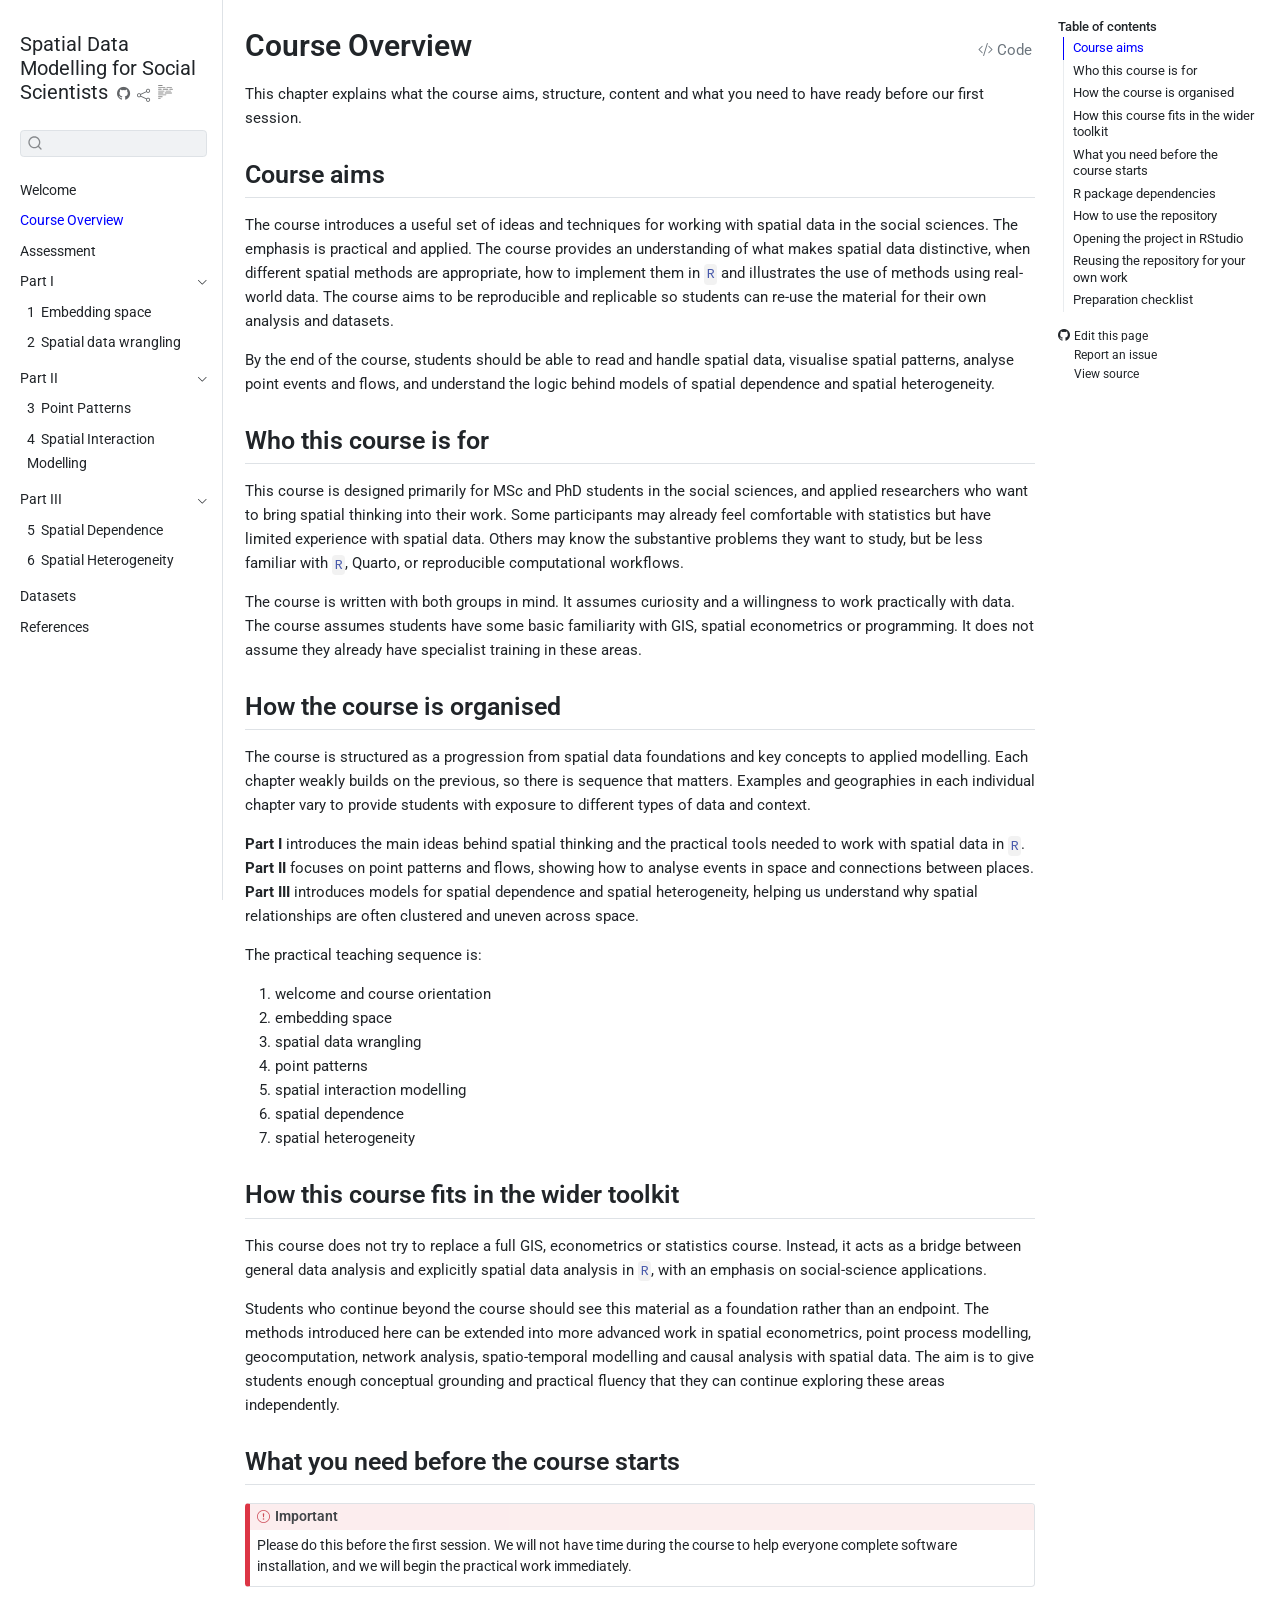
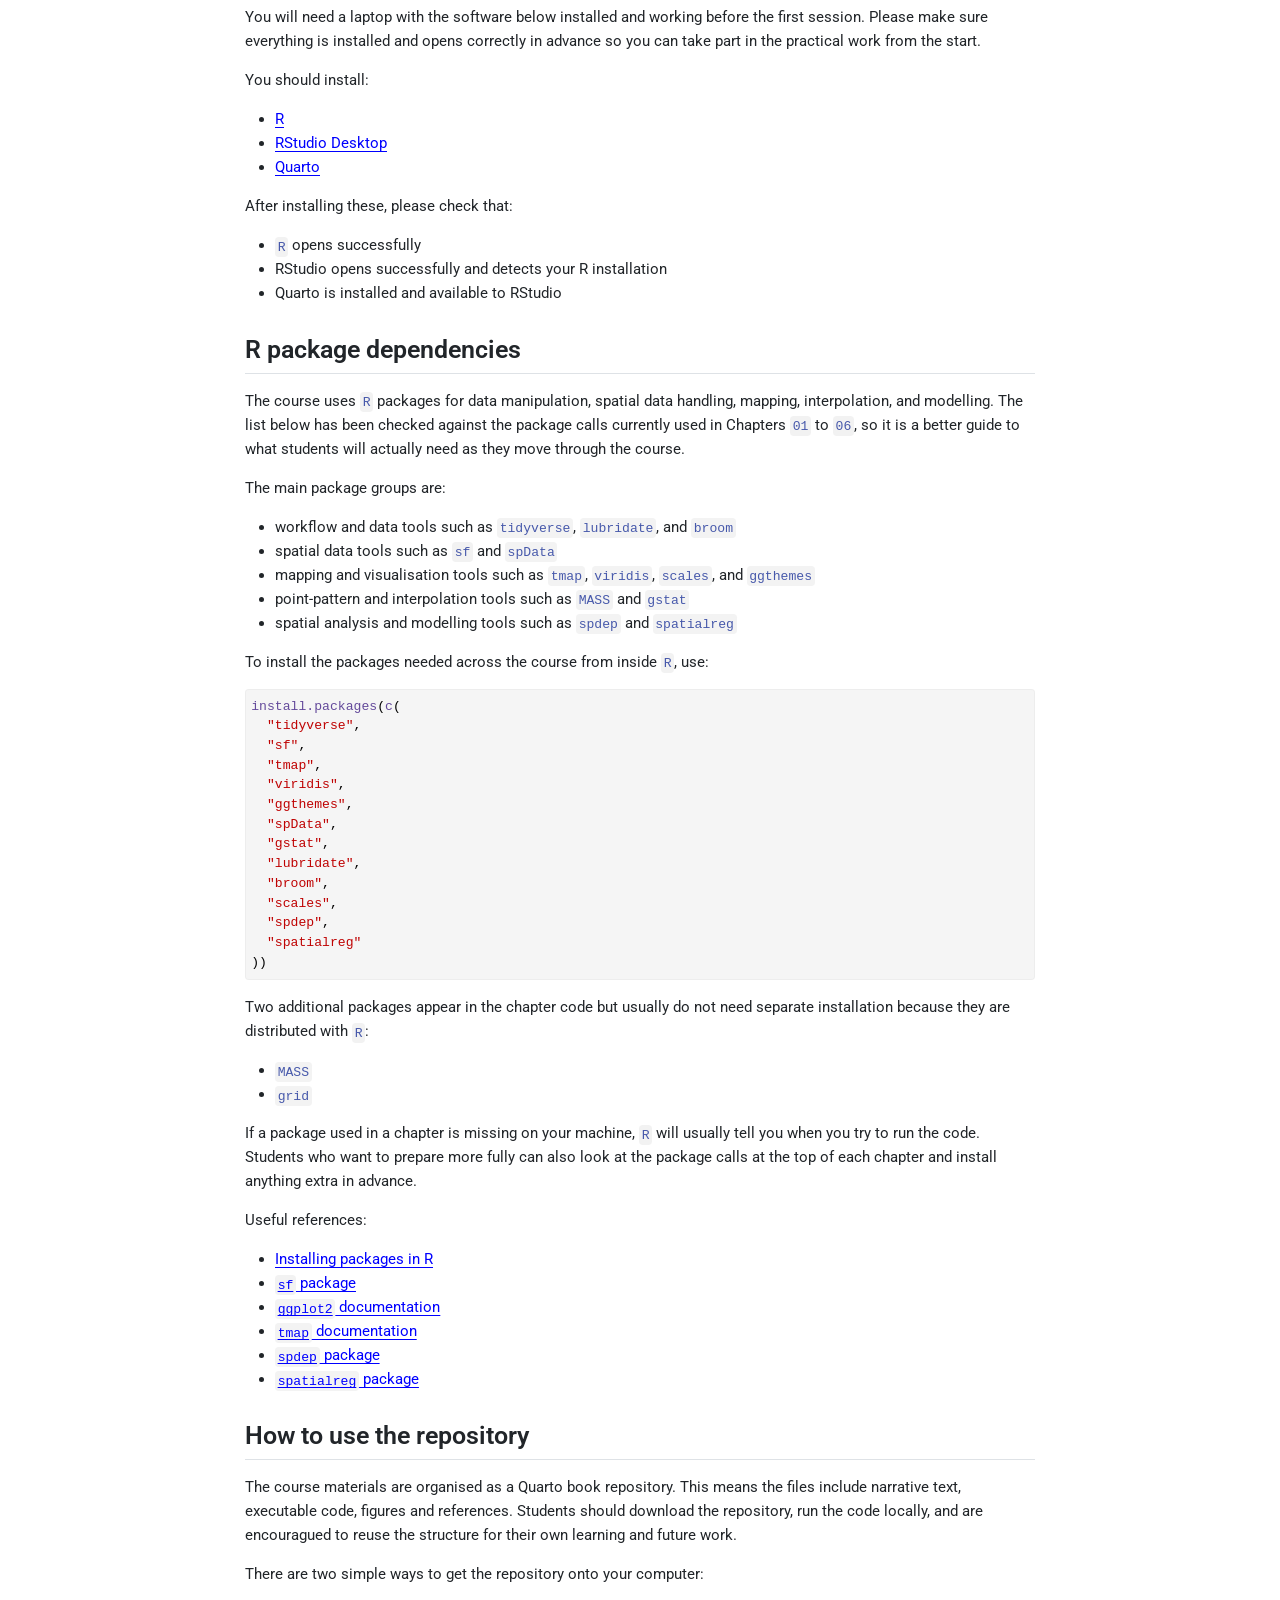
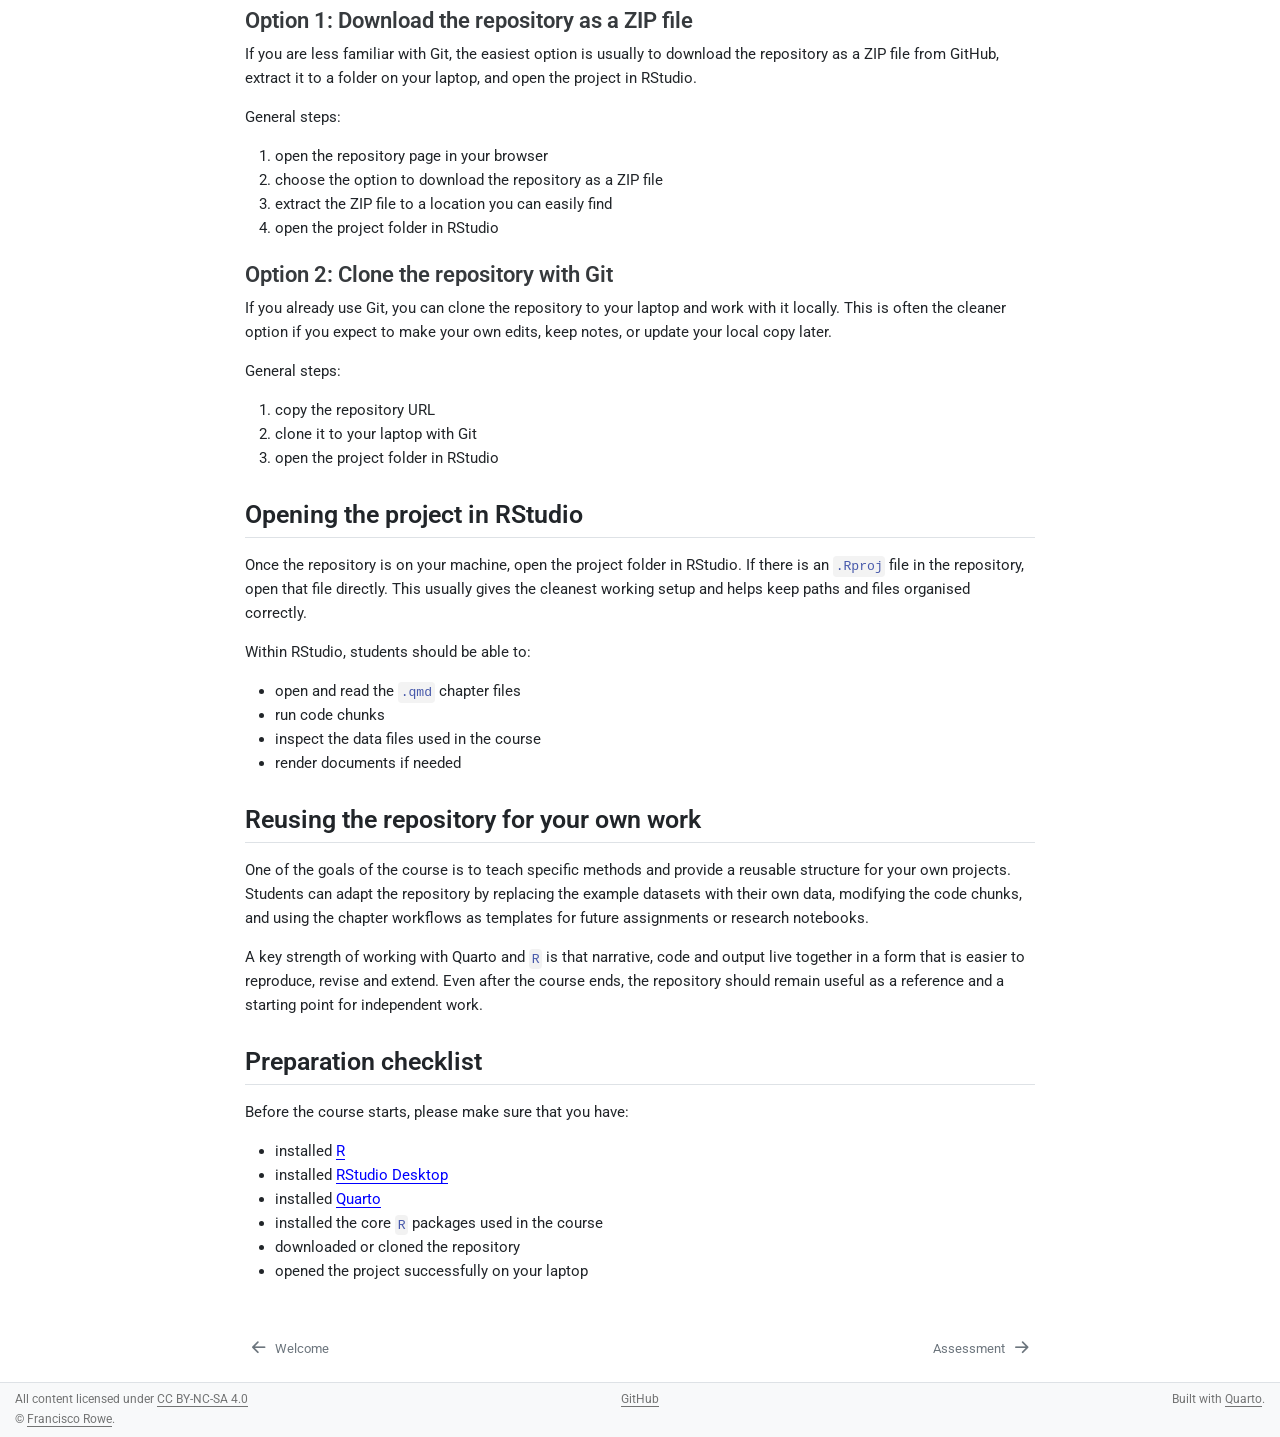
<file: docs/course-overview.html>
<!DOCTYPE html>
<html xmlns="http://www.w3.org/1999/xhtml" lang="en" xml:lang="en"><head>

<meta charset="utf-8">
<meta name="generator" content="quarto-1.8.26">

<meta name="viewport" content="width=device-width, initial-scale=1.0, user-scalable=yes">


<title>Course Overview – Spatial Data Modelling for Social Scientists</title>
<style>
code{white-space: pre-wrap;}
span.smallcaps{font-variant: small-caps;}
div.columns{display: flex; gap: min(4vw, 1.5em);}
div.column{flex: auto; overflow-x: auto;}
div.hanging-indent{margin-left: 1.5em; text-indent: -1.5em;}
ul.task-list{list-style: none;}
ul.task-list li input[type="checkbox"] {
  width: 0.8em;
  margin: 0 0.8em 0.2em -1em; /* quarto-specific, see https://github.com/quarto-dev/quarto-cli/issues/4556 */ 
  vertical-align: middle;
}
/* CSS for syntax highlighting */
html { -webkit-text-size-adjust: 100%; }
pre > code.sourceCode { white-space: pre; position: relative; }
pre > code.sourceCode > span { display: inline-block; line-height: 1.25; }
pre > code.sourceCode > span:empty { height: 1.2em; }
.sourceCode { overflow: visible; }
code.sourceCode > span { color: inherit; text-decoration: inherit; }
div.sourceCode { margin: 1em 0; }
pre.sourceCode { margin: 0; }
@media screen {
div.sourceCode { overflow: auto; }
}
@media print {
pre > code.sourceCode { white-space: pre-wrap; }
pre > code.sourceCode > span { text-indent: -5em; padding-left: 5em; }
}
pre.numberSource code
  { counter-reset: source-line 0; }
pre.numberSource code > span
  { position: relative; left: -4em; counter-increment: source-line; }
pre.numberSource code > span > a:first-child::before
  { content: counter(source-line);
    position: relative; left: -1em; text-align: right; vertical-align: baseline;
    border: none; display: inline-block;
    -webkit-touch-callout: none; -webkit-user-select: none;
    -khtml-user-select: none; -moz-user-select: none;
    -ms-user-select: none; user-select: none;
    padding: 0 4px; width: 4em;
  }
pre.numberSource { margin-left: 3em;  padding-left: 4px; }
div.sourceCode
  {   }
@media screen {
pre > code.sourceCode > span > a:first-child::before { text-decoration: underline; }
}
</style>


<script src="site_libs/quarto-nav/quarto-nav.js"></script>
<script src="site_libs/quarto-nav/headroom.min.js"></script>
<script src="site_libs/clipboard/clipboard.min.js"></script>
<script src="site_libs/quarto-search/autocomplete.umd.js"></script>
<script src="site_libs/quarto-search/fuse.min.js"></script>
<script src="site_libs/quarto-search/quarto-search.js"></script>
<meta name="quarto:offset" content="./">
<link href="./assessment.html" rel="next">
<link href="./index.html" rel="prev">
<link href="./figs/cover/uruguay-course-logo.ico" rel="icon">
<script src="site_libs/quarto-html/quarto.js" type="module"></script>
<script src="site_libs/quarto-html/tabsets/tabsets.js" type="module"></script>
<script src="site_libs/quarto-html/axe/axe-check.js" type="module"></script>
<script src="site_libs/quarto-html/popper.min.js"></script>
<script src="site_libs/quarto-html/tippy.umd.min.js"></script>
<script src="site_libs/quarto-html/anchor.min.js"></script>
<link href="site_libs/quarto-html/tippy.css" rel="stylesheet">
<link href="site_libs/quarto-html/quarto-syntax-highlighting-3d62d204ba1604a696ce2d8f1e6896bb.css" rel="stylesheet" id="quarto-text-highlighting-styles">
<script src="site_libs/bootstrap/bootstrap.min.js"></script>
<link href="site_libs/bootstrap/bootstrap-icons.css" rel="stylesheet">
<link href="site_libs/bootstrap/bootstrap-e101a6dc663a546a5e09aa12163449fe.min.css" rel="stylesheet" append-hash="true" id="quarto-bootstrap" data-mode="light">
<script id="quarto-search-options" type="application/json">{
  "location": "sidebar",
  "copy-button": false,
  "collapse-after": 3,
  "panel-placement": "start",
  "type": "textbox",
  "limit": 50,
  "keyboard-shortcut": [
    "f",
    "/",
    "s"
  ],
  "show-item-context": false,
  "language": {
    "search-no-results-text": "No results",
    "search-matching-documents-text": "matching documents",
    "search-copy-link-title": "Copy link to search",
    "search-hide-matches-text": "Hide additional matches",
    "search-more-match-text": "more match in this document",
    "search-more-matches-text": "more matches in this document",
    "search-clear-button-title": "Clear",
    "search-text-placeholder": "",
    "search-detached-cancel-button-title": "Cancel",
    "search-submit-button-title": "Submit",
    "search-label": "Search"
  }
}</script>
<style>html{ scroll-behavior: smooth; }</style>


<meta name="twitter:title" content="Course Overview – Spatial Data Modelling for Social Scientists">
<meta name="twitter:description" content="">
<meta name="twitter:creator" content="fcorowe">
<meta name="twitter:card" content="summary">
</head>

<body class="nav-sidebar docked quarto-light">

<div id="quarto-search-results"></div>
  <header id="quarto-header" class="headroom fixed-top">
  <nav class="quarto-secondary-nav">
    <div class="container-fluid d-flex">
      <button type="button" class="quarto-btn-toggle btn" data-bs-toggle="collapse" role="button" data-bs-target=".quarto-sidebar-collapse-item" aria-controls="quarto-sidebar" aria-expanded="false" aria-label="Toggle sidebar navigation" onclick="if (window.quartoToggleHeadroom) { window.quartoToggleHeadroom(); }">
        <i class="bi bi-layout-text-sidebar-reverse"></i>
      </button>
        <nav class="quarto-page-breadcrumbs" aria-label="breadcrumb"><ol class="breadcrumb"><li class="breadcrumb-item"><a href="./course-overview.html">Course Overview</a></li></ol></nav>
        <a class="flex-grow-1" role="navigation" data-bs-toggle="collapse" data-bs-target=".quarto-sidebar-collapse-item" aria-controls="quarto-sidebar" aria-expanded="false" aria-label="Toggle sidebar navigation" onclick="if (window.quartoToggleHeadroom) { window.quartoToggleHeadroom(); }">      
        </a>
      <button type="button" class="btn quarto-search-button" aria-label="Search" onclick="window.quartoOpenSearch();">
        <i class="bi bi-search"></i>
      </button>
    </div>
  </nav>
</header>
<!-- content -->
<div id="quarto-content" class="quarto-container page-columns page-rows-contents page-layout-article">
<!-- sidebar -->
  <nav id="quarto-sidebar" class="sidebar collapse collapse-horizontal quarto-sidebar-collapse-item sidebar-navigation docked overflow-auto">
    <div class="pt-lg-2 mt-2 text-left sidebar-header">
    <div class="sidebar-title mb-0 py-0">
      <a href="./">Spatial Data Modelling for Social Scientists</a> 
        <div class="sidebar-tools-main tools-wide">
    <a href="https://github.com/fcorowe/smds_uruguay" title="Source Code" class="quarto-navigation-tool px-1" aria-label="Source Code"><i class="bi bi-github"></i></a>
    <div class="dropdown">
      <a href="" title="Share" id="quarto-navigation-tool-dropdown-0" class="quarto-navigation-tool dropdown-toggle px-1" data-bs-toggle="dropdown" aria-expanded="false" role="link" aria-label="Share"><i class="bi bi-share"></i></a>
      <ul class="dropdown-menu" aria-labelledby="quarto-navigation-tool-dropdown-0">
          <li>
            <a class="dropdown-item sidebar-tools-main-item" href="https://twitter.com/intent/tweet?url=|url|">
              <i class="bi bi-twitter pe-1"></i>
            Twitter
            </a>
          </li>
          <li>
            <a class="dropdown-item sidebar-tools-main-item" href="https://www.facebook.com/sharer/sharer.php?u=|url|">
              <i class="bi bi-facebook pe-1"></i>
            Facebook
            </a>
          </li>
      </ul>
    </div>
  <a href="" class="quarto-reader-toggle quarto-navigation-tool px-1" onclick="window.quartoToggleReader(); return false;" title="Toggle reader mode">
  <div class="quarto-reader-toggle-btn">
  <i class="bi"></i>
  </div>
</a>
</div>
    </div>
      </div>
        <div class="mt-2 flex-shrink-0 align-items-center">
        <div class="sidebar-search">
        <div id="quarto-search" class="" title="Search"></div>
        </div>
        </div>
    <div class="sidebar-menu-container"> 
    <ul class="list-unstyled mt-1">
        <li class="sidebar-item">
  <div class="sidebar-item-container"> 
  <a href="./index.html" class="sidebar-item-text sidebar-link">
 <span class="menu-text">Welcome</span></a>
  </div>
</li>
        <li class="sidebar-item">
  <div class="sidebar-item-container"> 
  <a href="./course-overview.html" class="sidebar-item-text sidebar-link active">
 <span class="menu-text">Course Overview</span></a>
  </div>
</li>
        <li class="sidebar-item">
  <div class="sidebar-item-container"> 
  <a href="./assessment.html" class="sidebar-item-text sidebar-link">
 <span class="menu-text">Assessment</span></a>
  </div>
</li>
        <li class="sidebar-item sidebar-item-section">
      <div class="sidebar-item-container"> 
            <a class="sidebar-item-text sidebar-link text-start" data-bs-toggle="collapse" data-bs-target="#quarto-sidebar-section-1" role="navigation" aria-expanded="true">
 <span class="menu-text">Part I</span></a>
          <a class="sidebar-item-toggle text-start" data-bs-toggle="collapse" data-bs-target="#quarto-sidebar-section-1" role="navigation" aria-expanded="true" aria-label="Toggle section">
            <i class="bi bi-chevron-right ms-2"></i>
          </a> 
      </div>
      <ul id="quarto-sidebar-section-1" class="collapse list-unstyled sidebar-section depth1 show">  
          <li class="sidebar-item">
  <div class="sidebar-item-container"> 
  <a href="./01-embedding-space.html" class="sidebar-item-text sidebar-link">
 <span class="menu-text"><span class="chapter-number">1</span>&nbsp; <span class="chapter-title">Embedding space</span></span></a>
  </div>
</li>
          <li class="sidebar-item">
  <div class="sidebar-item-container"> 
  <a href="./02-spatial-data-wrangling.html" class="sidebar-item-text sidebar-link">
 <span class="menu-text"><span class="chapter-number">2</span>&nbsp; <span class="chapter-title">Spatial data wrangling</span></span></a>
  </div>
</li>
      </ul>
  </li>
        <li class="sidebar-item sidebar-item-section">
      <div class="sidebar-item-container"> 
            <a class="sidebar-item-text sidebar-link text-start" data-bs-toggle="collapse" data-bs-target="#quarto-sidebar-section-2" role="navigation" aria-expanded="true">
 <span class="menu-text">Part II</span></a>
          <a class="sidebar-item-toggle text-start" data-bs-toggle="collapse" data-bs-target="#quarto-sidebar-section-2" role="navigation" aria-expanded="true" aria-label="Toggle section">
            <i class="bi bi-chevron-right ms-2"></i>
          </a> 
      </div>
      <ul id="quarto-sidebar-section-2" class="collapse list-unstyled sidebar-section depth1 show">  
          <li class="sidebar-item">
  <div class="sidebar-item-container"> 
  <a href="./03-points.html" class="sidebar-item-text sidebar-link">
 <span class="menu-text"><span class="chapter-number">3</span>&nbsp; <span class="chapter-title">Point Patterns</span></span></a>
  </div>
</li>
          <li class="sidebar-item">
  <div class="sidebar-item-container"> 
  <a href="./04-spatial-interaction-model.html" class="sidebar-item-text sidebar-link">
 <span class="menu-text"><span class="chapter-number">4</span>&nbsp; <span class="chapter-title">Spatial Interaction Modelling</span></span></a>
  </div>
</li>
      </ul>
  </li>
        <li class="sidebar-item sidebar-item-section">
      <div class="sidebar-item-container"> 
            <a class="sidebar-item-text sidebar-link text-start" data-bs-toggle="collapse" data-bs-target="#quarto-sidebar-section-3" role="navigation" aria-expanded="true">
 <span class="menu-text">Part III</span></a>
          <a class="sidebar-item-toggle text-start" data-bs-toggle="collapse" data-bs-target="#quarto-sidebar-section-3" role="navigation" aria-expanded="true" aria-label="Toggle section">
            <i class="bi bi-chevron-right ms-2"></i>
          </a> 
      </div>
      <ul id="quarto-sidebar-section-3" class="collapse list-unstyled sidebar-section depth1 show">  
          <li class="sidebar-item">
  <div class="sidebar-item-container"> 
  <a href="./05-spatial-dependence.html" class="sidebar-item-text sidebar-link">
 <span class="menu-text"><span class="chapter-number">5</span>&nbsp; <span class="chapter-title">Spatial Dependence</span></span></a>
  </div>
</li>
          <li class="sidebar-item">
  <div class="sidebar-item-container"> 
  <a href="./06-spatial-heterogeneity.html" class="sidebar-item-text sidebar-link">
 <span class="menu-text"><span class="chapter-number">6</span>&nbsp; <span class="chapter-title">Spatial Heterogeneity</span></span></a>
  </div>
</li>
      </ul>
  </li>
        <li class="sidebar-item">
  <div class="sidebar-item-container"> 
  <a href="./data.html" class="sidebar-item-text sidebar-link">
 <span class="menu-text">Datasets</span></a>
  </div>
</li>
        <li class="sidebar-item">
  <div class="sidebar-item-container"> 
  <a href="./references.html" class="sidebar-item-text sidebar-link">
 <span class="menu-text">References</span></a>
  </div>
</li>
    </ul>
    </div>
</nav>
<div id="quarto-sidebar-glass" class="quarto-sidebar-collapse-item" data-bs-toggle="collapse" data-bs-target=".quarto-sidebar-collapse-item"></div>
<!-- margin-sidebar -->
    <div id="quarto-margin-sidebar" class="sidebar margin-sidebar">
        <nav id="TOC" role="doc-toc" class="toc-active">
    <h2 id="toc-title">Table of contents</h2>
   
  <ul>
  <li><a href="#course-aims" id="toc-course-aims" class="nav-link active" data-scroll-target="#course-aims">Course aims</a></li>
  <li><a href="#who-this-course-is-for" id="toc-who-this-course-is-for" class="nav-link" data-scroll-target="#who-this-course-is-for">Who this course is for</a></li>
  <li><a href="#how-the-course-is-organised" id="toc-how-the-course-is-organised" class="nav-link" data-scroll-target="#how-the-course-is-organised">How the course is organised</a></li>
  <li><a href="#how-this-course-fits-in-the-wider-toolkit" id="toc-how-this-course-fits-in-the-wider-toolkit" class="nav-link" data-scroll-target="#how-this-course-fits-in-the-wider-toolkit">How this course fits in the wider toolkit</a></li>
  <li><a href="#what-you-need-before-the-course-starts" id="toc-what-you-need-before-the-course-starts" class="nav-link" data-scroll-target="#what-you-need-before-the-course-starts">What you need before the course starts</a></li>
  <li><a href="#r-package-dependencies" id="toc-r-package-dependencies" class="nav-link" data-scroll-target="#r-package-dependencies">R package dependencies</a></li>
  <li><a href="#how-to-use-the-repository" id="toc-how-to-use-the-repository" class="nav-link" data-scroll-target="#how-to-use-the-repository">How to use the repository</a>
  <ul class="collapse">
  <li><a href="#option-1-download-the-repository-as-a-zip-file" id="toc-option-1-download-the-repository-as-a-zip-file" class="nav-link" data-scroll-target="#option-1-download-the-repository-as-a-zip-file">Option 1: Download the repository as a ZIP file</a></li>
  <li><a href="#option-2-clone-the-repository-with-git" id="toc-option-2-clone-the-repository-with-git" class="nav-link" data-scroll-target="#option-2-clone-the-repository-with-git">Option 2: Clone the repository with Git</a></li>
  </ul></li>
  <li><a href="#opening-the-project-in-rstudio" id="toc-opening-the-project-in-rstudio" class="nav-link" data-scroll-target="#opening-the-project-in-rstudio">Opening the project in RStudio</a></li>
  <li><a href="#reusing-the-repository-for-your-own-work" id="toc-reusing-the-repository-for-your-own-work" class="nav-link" data-scroll-target="#reusing-the-repository-for-your-own-work">Reusing the repository for your own work</a></li>
  <li><a href="#preparation-checklist" id="toc-preparation-checklist" class="nav-link" data-scroll-target="#preparation-checklist">Preparation checklist</a></li>
  </ul>
<div class="toc-actions"><ul><li><a href="https://github.com/fcorowe/smds_uruguay/edit/main/course-overview.qmd" class="toc-action"><i class="bi bi-github"></i>Edit this page</a></li><li><a href="https://github.com/fcorowe/smds_uruguay/issues/new" class="toc-action"><i class="bi empty"></i>Report an issue</a></li><li><a href="https://github.com/fcorowe/smds_uruguay/blob/main/course-overview.qmd" class="toc-action"><i class="bi empty"></i>View source</a></li></ul></div></nav>
    </div>
<!-- main -->
<main class="content" id="quarto-document-content">

<header id="title-block-header" class="quarto-title-block default">
<div class="quarto-title">
<div class="quarto-title-block"><div><h1 class="title">Course Overview</h1><button type="button" class="btn code-tools-button" id="quarto-code-tools-source"><i class="bi"></i> Code</button></div></div>
</div>



<div class="quarto-title-meta">

    
  
    
  </div>
  


</header>


<p>This chapter explains what the course aims, structure, content and what you need to have ready before our first session.</p>
<section id="course-aims" class="level2">
<h2 class="anchored" data-anchor-id="course-aims">Course aims</h2>
<p>The course introduces a useful set of ideas and techniques for working with spatial data in the social sciences. The emphasis is practical and applied. The course provides an understanding of what makes spatial data distinctive, when different spatial methods are appropriate, how to implement them in <code>R</code> and illustrates the use of methods using real-world data. The course aims to be reproducible and replicable so students can re-use the material for their own analysis and datasets.</p>
<p>By the end of the course, students should be able to read and handle spatial data, visualise spatial patterns, analyse point events and flows, and understand the logic behind models of spatial dependence and spatial heterogeneity.</p>
</section>
<section id="who-this-course-is-for" class="level2">
<h2 class="anchored" data-anchor-id="who-this-course-is-for">Who this course is for</h2>
<p>This course is designed primarily for MSc and PhD students in the social sciences, and applied researchers who want to bring spatial thinking into their work. Some participants may already feel comfortable with statistics but have limited experience with spatial data. Others may know the substantive problems they want to study, but be less familiar with <code>R</code>, Quarto, or reproducible computational workflows.</p>
<p>The course is written with both groups in mind. It assumes curiosity and a willingness to work practically with data. The course assumes students have some basic familiarity with GIS, spatial econometrics or programming. It does not assume they already have specialist training in these areas.</p>
</section>
<section id="how-the-course-is-organised" class="level2">
<h2 class="anchored" data-anchor-id="how-the-course-is-organised">How the course is organised</h2>
<p>The course is structured as a progression from spatial data foundations and key concepts to applied modelling. Each chapter weakly builds on the previous, so there is sequence that matters. Examples and geographies in each individual chapter vary to provide students with exposure to different types of data and context.</p>
<p><strong>Part I</strong> introduces the main ideas behind spatial thinking and the practical tools needed to work with spatial data in <code>R</code>.<br>
<strong>Part II</strong> focuses on point patterns and flows, showing how to analyse events in space and connections between places.<br>
<strong>Part III</strong> introduces models for spatial dependence and spatial heterogeneity, helping us understand why spatial relationships are often clustered and uneven across space.</p>
<p>The practical teaching sequence is:</p>
<ol type="1">
<li>welcome and course orientation</li>
<li>embedding space</li>
<li>spatial data wrangling</li>
<li>point patterns</li>
<li>spatial interaction modelling</li>
<li>spatial dependence</li>
<li>spatial heterogeneity</li>
</ol>
</section>
<section id="how-this-course-fits-in-the-wider-toolkit" class="level2">
<h2 class="anchored" data-anchor-id="how-this-course-fits-in-the-wider-toolkit">How this course fits in the wider toolkit</h2>
<p>This course does not try to replace a full GIS, econometrics or statistics course. Instead, it acts as a bridge between general data analysis and explicitly spatial data analysis in <code>R</code>, with an emphasis on social-science applications.</p>
<p>Students who continue beyond the course should see this material as a foundation rather than an endpoint. The methods introduced here can be extended into more advanced work in spatial econometrics, point process modelling, geocomputation, network analysis, spatio-temporal modelling and causal analysis with spatial data. The aim is to give students enough conceptual grounding and practical fluency that they can continue exploring these areas independently.</p>
</section>
<section id="what-you-need-before-the-course-starts" class="level2">
<h2 class="anchored" data-anchor-id="what-you-need-before-the-course-starts">What you need before the course starts</h2>
<div class="callout callout-style-default callout-important callout-titled">
<div class="callout-header d-flex align-content-center">
<div class="callout-icon-container">
<i class="callout-icon"></i>
</div>
<div class="callout-title-container flex-fill">
Important
</div>
</div>
<div class="callout-body-container callout-body">
<p>Please do this before the first session. We will not have time during the course to help everyone complete software installation, and we will begin the practical work immediately.</p>
</div>
</div>
<p>You will need a laptop with the software below installed and working before the first session. Please make sure everything is installed and opens correctly in advance so you can take part in the practical work from the start.</p>
<p>You should install:</p>
<ul>
<li><a href="https://cran.r-project.org/">R</a></li>
<li><a href="https://posit.co/download/rstudio-desktop/">RStudio Desktop</a></li>
<li><a href="https://quarto.org/docs/get-started/">Quarto</a></li>
</ul>
<p>After installing these, please check that:</p>
<ul>
<li><code>R</code> opens successfully</li>
<li>RStudio opens successfully and detects your R installation</li>
<li>Quarto is installed and available to RStudio</li>
</ul>
</section>
<section id="r-package-dependencies" class="level2">
<h2 class="anchored" data-anchor-id="r-package-dependencies">R package dependencies</h2>
<p>The course uses <code>R</code> packages for data manipulation, spatial data handling, mapping, interpolation, and modelling. The list below has been checked against the package calls currently used in Chapters <code>01</code> to <code>06</code>, so it is a better guide to what students will actually need as they move through the course.</p>
<p>The main package groups are:</p>
<ul>
<li>workflow and data tools such as <code>tidyverse</code>, <code>lubridate</code>, and <code>broom</code></li>
<li>spatial data tools such as <code>sf</code> and <code>spData</code></li>
<li>mapping and visualisation tools such as <code>tmap</code>, <code>viridis</code>, <code>scales</code>, and <code>ggthemes</code></li>
<li>point-pattern and interpolation tools such as <code>MASS</code> and <code>gstat</code></li>
<li>spatial analysis and modelling tools such as <code>spdep</code> and <code>spatialreg</code></li>
</ul>
<p>To install the packages needed across the course from inside <code>R</code>, use:</p>
<div class="code-copy-outer-scaffold"><div class="sourceCode" id="cb1"><pre class="sourceCode r code-with-copy"><code class="sourceCode r"><span id="cb1-1"><a href="#cb1-1" aria-hidden="true" tabindex="-1"></a><span class="fu">install.packages</span>(<span class="fu">c</span>(</span>
<span id="cb1-2"><a href="#cb1-2" aria-hidden="true" tabindex="-1"></a>  <span class="st">"tidyverse"</span>,</span>
<span id="cb1-3"><a href="#cb1-3" aria-hidden="true" tabindex="-1"></a>  <span class="st">"sf"</span>,</span>
<span id="cb1-4"><a href="#cb1-4" aria-hidden="true" tabindex="-1"></a>  <span class="st">"tmap"</span>,</span>
<span id="cb1-5"><a href="#cb1-5" aria-hidden="true" tabindex="-1"></a>  <span class="st">"viridis"</span>,</span>
<span id="cb1-6"><a href="#cb1-6" aria-hidden="true" tabindex="-1"></a>  <span class="st">"ggthemes"</span>,</span>
<span id="cb1-7"><a href="#cb1-7" aria-hidden="true" tabindex="-1"></a>  <span class="st">"spData"</span>,</span>
<span id="cb1-8"><a href="#cb1-8" aria-hidden="true" tabindex="-1"></a>  <span class="st">"gstat"</span>,</span>
<span id="cb1-9"><a href="#cb1-9" aria-hidden="true" tabindex="-1"></a>  <span class="st">"lubridate"</span>,</span>
<span id="cb1-10"><a href="#cb1-10" aria-hidden="true" tabindex="-1"></a>  <span class="st">"broom"</span>,</span>
<span id="cb1-11"><a href="#cb1-11" aria-hidden="true" tabindex="-1"></a>  <span class="st">"scales"</span>,</span>
<span id="cb1-12"><a href="#cb1-12" aria-hidden="true" tabindex="-1"></a>  <span class="st">"spdep"</span>,</span>
<span id="cb1-13"><a href="#cb1-13" aria-hidden="true" tabindex="-1"></a>  <span class="st">"spatialreg"</span></span>
<span id="cb1-14"><a href="#cb1-14" aria-hidden="true" tabindex="-1"></a>))</span></code></pre></div><button title="Copy to Clipboard" class="code-copy-button"><i class="bi"></i></button></div>
<p>Two additional packages appear in the chapter code but usually do not need separate installation because they are distributed with <code>R</code>:</p>
<ul>
<li><code>MASS</code></li>
<li><code>grid</code></li>
</ul>
<p>If a package used in a chapter is missing on your machine, <code>R</code> will usually tell you when you try to run the code. Students who want to prepare more fully can also look at the package calls at the top of each chapter and install anything extra in advance.</p>
<p>Useful references:</p>
<ul>
<li><a href="https://cran.r-project.org/doc/manuals/r-release/R-admin.html#Installing-packages">Installing packages in R</a></li>
<li><a href="https://r-spatial.github.io/sf/"><code>sf</code> package</a></li>
<li><a href="https://ggplot2.tidyverse.org/"><code>ggplot2</code> documentation</a></li>
<li><a href="https://r-tmap.github.io/tmap/"><code>tmap</code> documentation</a></li>
<li><a href="https://r-spatial.github.io/spdep/"><code>spdep</code> package</a></li>
<li><a href="https://r-spatial.github.io/spatialreg/"><code>spatialreg</code> package</a></li>
</ul>
</section>
<section id="how-to-use-the-repository" class="level2">
<h2 class="anchored" data-anchor-id="how-to-use-the-repository">How to use the repository</h2>
<p>The course materials are organised as a Quarto book repository. This means the files include narrative text, executable code, figures and references. Students should download the repository, run the code locally, and are encouragued to reuse the structure for their own learning and future work.</p>
<p>There are two simple ways to get the repository onto your computer:</p>
<section id="option-1-download-the-repository-as-a-zip-file" class="level3">
<h3 class="anchored" data-anchor-id="option-1-download-the-repository-as-a-zip-file">Option 1: Download the repository as a ZIP file</h3>
<p>If you are less familiar with Git, the easiest option is usually to download the repository as a ZIP file from GitHub, extract it to a folder on your laptop, and open the project in RStudio.</p>
<p>General steps:</p>
<ol type="1">
<li>open the repository page in your browser</li>
<li>choose the option to download the repository as a ZIP file</li>
<li>extract the ZIP file to a location you can easily find</li>
<li>open the project folder in RStudio</li>
</ol>
</section>
<section id="option-2-clone-the-repository-with-git" class="level3">
<h3 class="anchored" data-anchor-id="option-2-clone-the-repository-with-git">Option 2: Clone the repository with Git</h3>
<p>If you already use Git, you can clone the repository to your laptop and work with it locally. This is often the cleaner option if you expect to make your own edits, keep notes, or update your local copy later.</p>
<p>General steps:</p>
<ol type="1">
<li>copy the repository URL</li>
<li>clone it to your laptop with Git</li>
<li>open the project folder in RStudio</li>
</ol>
</section>
</section>
<section id="opening-the-project-in-rstudio" class="level2">
<h2 class="anchored" data-anchor-id="opening-the-project-in-rstudio">Opening the project in RStudio</h2>
<p>Once the repository is on your machine, open the project folder in RStudio. If there is an <code>.Rproj</code> file in the repository, open that file directly. This usually gives the cleanest working setup and helps keep paths and files organised correctly.</p>
<p>Within RStudio, students should be able to:</p>
<ul>
<li>open and read the <code>.qmd</code> chapter files</li>
<li>run code chunks</li>
<li>inspect the data files used in the course</li>
<li>render documents if needed</li>
</ul>
</section>
<section id="reusing-the-repository-for-your-own-work" class="level2">
<h2 class="anchored" data-anchor-id="reusing-the-repository-for-your-own-work">Reusing the repository for your own work</h2>
<p>One of the goals of the course is to teach specific methods and provide a reusable structure for your own projects. Students can adapt the repository by replacing the example datasets with their own data, modifying the code chunks, and using the chapter workflows as templates for future assignments or research notebooks.</p>
<p>A key strength of working with Quarto and <code>R</code> is that narrative, code and output live together in a form that is easier to reproduce, revise and extend. Even after the course ends, the repository should remain useful as a reference and a starting point for independent work.</p>
</section>
<section id="preparation-checklist" class="level2">
<h2 class="anchored" data-anchor-id="preparation-checklist">Preparation checklist</h2>
<p>Before the course starts, please make sure that you have:</p>
<ul>
<li>installed <a href="https://cran.r-project.org/">R</a></li>
<li>installed <a href="https://posit.co/download/rstudio-desktop/">RStudio Desktop</a></li>
<li>installed <a href="https://quarto.org/docs/get-started/">Quarto</a></li>
<li>installed the core <code>R</code> packages used in the course</li>
<li>downloaded or cloned the repository</li>
<li>opened the project successfully on your laptop</li>
</ul>


<!-- -->

</section>

</main> <!-- /main -->
<script id="quarto-html-after-body" type="application/javascript">
  window.document.addEventListener("DOMContentLoaded", function (event) {
    const icon = "";
    const anchorJS = new window.AnchorJS();
    anchorJS.options = {
      placement: 'right',
      icon: icon
    };
    anchorJS.add('.anchored');
    const isCodeAnnotation = (el) => {
      for (const clz of el.classList) {
        if (clz.startsWith('code-annotation-')) {                     
          return true;
        }
      }
      return false;
    }
    const onCopySuccess = function(e) {
      // button target
      const button = e.trigger;
      // don't keep focus
      button.blur();
      // flash "checked"
      button.classList.add('code-copy-button-checked');
      var currentTitle = button.getAttribute("title");
      button.setAttribute("title", "Copied!");
      let tooltip;
      if (window.bootstrap) {
        button.setAttribute("data-bs-toggle", "tooltip");
        button.setAttribute("data-bs-placement", "left");
        button.setAttribute("data-bs-title", "Copied!");
        tooltip = new bootstrap.Tooltip(button, 
          { trigger: "manual", 
            customClass: "code-copy-button-tooltip",
            offset: [0, -8]});
        tooltip.show();    
      }
      setTimeout(function() {
        if (tooltip) {
          tooltip.hide();
          button.removeAttribute("data-bs-title");
          button.removeAttribute("data-bs-toggle");
          button.removeAttribute("data-bs-placement");
        }
        button.setAttribute("title", currentTitle);
        button.classList.remove('code-copy-button-checked');
      }, 1000);
      // clear code selection
      e.clearSelection();
    }
    const getTextToCopy = function(trigger) {
      const outerScaffold = trigger.parentElement.cloneNode(true);
      const codeEl = outerScaffold.querySelector('code');
      for (const childEl of codeEl.children) {
        if (isCodeAnnotation(childEl)) {
          childEl.remove();
        }
      }
      return codeEl.innerText;
    }
    const clipboard = new window.ClipboardJS('.code-copy-button:not([data-in-quarto-modal])', {
      text: getTextToCopy
    });
    clipboard.on('success', onCopySuccess);
    if (window.document.getElementById('quarto-embedded-source-code-modal')) {
      const clipboardModal = new window.ClipboardJS('.code-copy-button[data-in-quarto-modal]', {
        text: getTextToCopy,
        container: window.document.getElementById('quarto-embedded-source-code-modal')
      });
      clipboardModal.on('success', onCopySuccess);
    }
    const viewSource = window.document.getElementById('quarto-view-source') ||
                       window.document.getElementById('quarto-code-tools-source');
    if (viewSource) {
      const sourceUrl = viewSource.getAttribute("data-quarto-source-url");
      viewSource.addEventListener("click", function(e) {
        if (sourceUrl) {
          // rstudio viewer pane
          if (/\bcapabilities=\b/.test(window.location)) {
            window.open(sourceUrl);
          } else {
            window.location.href = sourceUrl;
          }
        } else {
          const modal = new bootstrap.Modal(document.getElementById('quarto-embedded-source-code-modal'));
          modal.show();
        }
        return false;
      });
    }
    function toggleCodeHandler(show) {
      return function(e) {
        const detailsSrc = window.document.querySelectorAll(".cell > details > .sourceCode");
        for (let i=0; i<detailsSrc.length; i++) {
          const details = detailsSrc[i].parentElement;
          if (show) {
            details.open = true;
          } else {
            details.removeAttribute("open");
          }
        }
        const cellCodeDivs = window.document.querySelectorAll(".cell > .sourceCode");
        const fromCls = show ? "hidden" : "unhidden";
        const toCls = show ? "unhidden" : "hidden";
        for (let i=0; i<cellCodeDivs.length; i++) {
          const codeDiv = cellCodeDivs[i];
          if (codeDiv.classList.contains(fromCls)) {
            codeDiv.classList.remove(fromCls);
            codeDiv.classList.add(toCls);
          } 
        }
        return false;
      }
    }
    const hideAllCode = window.document.getElementById("quarto-hide-all-code");
    if (hideAllCode) {
      hideAllCode.addEventListener("click", toggleCodeHandler(false));
    }
    const showAllCode = window.document.getElementById("quarto-show-all-code");
    if (showAllCode) {
      showAllCode.addEventListener("click", toggleCodeHandler(true));
    }
      var localhostRegex = new RegExp(/^(?:http|https):\/\/localhost\:?[0-9]*\//);
      var mailtoRegex = new RegExp(/^mailto:/);
        var filterRegex = new RegExp('/' + window.location.host + '/');
      var isInternal = (href) => {
          return filterRegex.test(href) || localhostRegex.test(href) || mailtoRegex.test(href);
      }
      // Inspect non-navigation links and adorn them if external
     var links = window.document.querySelectorAll('a[href]:not(.nav-link):not(.navbar-brand):not(.toc-action):not(.sidebar-link):not(.sidebar-item-toggle):not(.pagination-link):not(.no-external):not([aria-hidden]):not(.dropdown-item):not(.quarto-navigation-tool):not(.about-link)');
      for (var i=0; i<links.length; i++) {
        const link = links[i];
        if (!isInternal(link.href)) {
          // undo the damage that might have been done by quarto-nav.js in the case of
          // links that we want to consider external
          if (link.dataset.originalHref !== undefined) {
            link.href = link.dataset.originalHref;
          }
        }
      }
    function tippyHover(el, contentFn, onTriggerFn, onUntriggerFn) {
      const config = {
        allowHTML: true,
        maxWidth: 500,
        delay: 100,
        arrow: false,
        appendTo: function(el) {
            return el.parentElement;
        },
        interactive: true,
        interactiveBorder: 10,
        theme: 'quarto',
        placement: 'bottom-start',
      };
      if (contentFn) {
        config.content = contentFn;
      }
      if (onTriggerFn) {
        config.onTrigger = onTriggerFn;
      }
      if (onUntriggerFn) {
        config.onUntrigger = onUntriggerFn;
      }
      window.tippy(el, config); 
    }
    const noterefs = window.document.querySelectorAll('a[role="doc-noteref"]');
    for (var i=0; i<noterefs.length; i++) {
      const ref = noterefs[i];
      tippyHover(ref, function() {
        // use id or data attribute instead here
        let href = ref.getAttribute('data-footnote-href') || ref.getAttribute('href');
        try { href = new URL(href).hash; } catch {}
        const id = href.replace(/^#\/?/, "");
        const note = window.document.getElementById(id);
        if (note) {
          return note.innerHTML;
        } else {
          return "";
        }
      });
    }
    const xrefs = window.document.querySelectorAll('a.quarto-xref');
    const processXRef = (id, note) => {
      // Strip column container classes
      const stripColumnClz = (el) => {
        el.classList.remove("page-full", "page-columns");
        if (el.children) {
          for (const child of el.children) {
            stripColumnClz(child);
          }
        }
      }
      stripColumnClz(note)
      if (id === null || id.startsWith('sec-')) {
        // Special case sections, only their first couple elements
        const container = document.createElement("div");
        if (note.children && note.children.length > 2) {
          container.appendChild(note.children[0].cloneNode(true));
          for (let i = 1; i < note.children.length; i++) {
            const child = note.children[i];
            if (child.tagName === "P" && child.innerText === "") {
              continue;
            } else {
              container.appendChild(child.cloneNode(true));
              break;
            }
          }
          if (window.Quarto?.typesetMath) {
            window.Quarto.typesetMath(container);
          }
          return container.innerHTML
        } else {
          if (window.Quarto?.typesetMath) {
            window.Quarto.typesetMath(note);
          }
          return note.innerHTML;
        }
      } else {
        // Remove any anchor links if they are present
        const anchorLink = note.querySelector('a.anchorjs-link');
        if (anchorLink) {
          anchorLink.remove();
        }
        if (window.Quarto?.typesetMath) {
          window.Quarto.typesetMath(note);
        }
        if (note.classList.contains("callout")) {
          return note.outerHTML;
        } else {
          return note.innerHTML;
        }
      }
    }
    for (var i=0; i<xrefs.length; i++) {
      const xref = xrefs[i];
      tippyHover(xref, undefined, function(instance) {
        instance.disable();
        let url = xref.getAttribute('href');
        let hash = undefined; 
        if (url.startsWith('#')) {
          hash = url;
        } else {
          try { hash = new URL(url).hash; } catch {}
        }
        if (hash) {
          const id = hash.replace(/^#\/?/, "");
          const note = window.document.getElementById(id);
          if (note !== null) {
            try {
              const html = processXRef(id, note.cloneNode(true));
              instance.setContent(html);
            } finally {
              instance.enable();
              instance.show();
            }
          } else {
            // See if we can fetch this
            fetch(url.split('#')[0])
            .then(res => res.text())
            .then(html => {
              const parser = new DOMParser();
              const htmlDoc = parser.parseFromString(html, "text/html");
              const note = htmlDoc.getElementById(id);
              if (note !== null) {
                const html = processXRef(id, note);
                instance.setContent(html);
              } 
            }).finally(() => {
              instance.enable();
              instance.show();
            });
          }
        } else {
          // See if we can fetch a full url (with no hash to target)
          // This is a special case and we should probably do some content thinning / targeting
          fetch(url)
          .then(res => res.text())
          .then(html => {
            const parser = new DOMParser();
            const htmlDoc = parser.parseFromString(html, "text/html");
            const note = htmlDoc.querySelector('main.content');
            if (note !== null) {
              // This should only happen for chapter cross references
              // (since there is no id in the URL)
              // remove the first header
              if (note.children.length > 0 && note.children[0].tagName === "HEADER") {
                note.children[0].remove();
              }
              const html = processXRef(null, note);
              instance.setContent(html);
            } 
          }).finally(() => {
            instance.enable();
            instance.show();
          });
        }
      }, function(instance) {
      });
    }
        let selectedAnnoteEl;
        const selectorForAnnotation = ( cell, annotation) => {
          let cellAttr = 'data-code-cell="' + cell + '"';
          let lineAttr = 'data-code-annotation="' +  annotation + '"';
          const selector = 'span[' + cellAttr + '][' + lineAttr + ']';
          return selector;
        }
        const selectCodeLines = (annoteEl) => {
          const doc = window.document;
          const targetCell = annoteEl.getAttribute("data-target-cell");
          const targetAnnotation = annoteEl.getAttribute("data-target-annotation");
          const annoteSpan = window.document.querySelector(selectorForAnnotation(targetCell, targetAnnotation));
          const lines = annoteSpan.getAttribute("data-code-lines").split(",");
          const lineIds = lines.map((line) => {
            return targetCell + "-" + line;
          })
          let top = null;
          let height = null;
          let parent = null;
          if (lineIds.length > 0) {
              //compute the position of the single el (top and bottom and make a div)
              const el = window.document.getElementById(lineIds[0]);
              top = el.offsetTop;
              height = el.offsetHeight;
              parent = el.parentElement.parentElement;
            if (lineIds.length > 1) {
              const lastEl = window.document.getElementById(lineIds[lineIds.length - 1]);
              const bottom = lastEl.offsetTop + lastEl.offsetHeight;
              height = bottom - top;
            }
            if (top !== null && height !== null && parent !== null) {
              // cook up a div (if necessary) and position it 
              let div = window.document.getElementById("code-annotation-line-highlight");
              if (div === null) {
                div = window.document.createElement("div");
                div.setAttribute("id", "code-annotation-line-highlight");
                div.style.position = 'absolute';
                parent.appendChild(div);
              }
              div.style.top = top - 2 + "px";
              div.style.height = height + 4 + "px";
              div.style.left = 0;
              let gutterDiv = window.document.getElementById("code-annotation-line-highlight-gutter");
              if (gutterDiv === null) {
                gutterDiv = window.document.createElement("div");
                gutterDiv.setAttribute("id", "code-annotation-line-highlight-gutter");
                gutterDiv.style.position = 'absolute';
                const codeCell = window.document.getElementById(targetCell);
                const gutter = codeCell.querySelector('.code-annotation-gutter');
                gutter.appendChild(gutterDiv);
              }
              gutterDiv.style.top = top - 2 + "px";
              gutterDiv.style.height = height + 4 + "px";
            }
            selectedAnnoteEl = annoteEl;
          }
        };
        const unselectCodeLines = () => {
          const elementsIds = ["code-annotation-line-highlight", "code-annotation-line-highlight-gutter"];
          elementsIds.forEach((elId) => {
            const div = window.document.getElementById(elId);
            if (div) {
              div.remove();
            }
          });
          selectedAnnoteEl = undefined;
        };
          // Handle positioning of the toggle
      window.addEventListener(
        "resize",
        throttle(() => {
          elRect = undefined;
          if (selectedAnnoteEl) {
            selectCodeLines(selectedAnnoteEl);
          }
        }, 10)
      );
      function throttle(fn, ms) {
      let throttle = false;
      let timer;
        return (...args) => {
          if(!throttle) { // first call gets through
              fn.apply(this, args);
              throttle = true;
          } else { // all the others get throttled
              if(timer) clearTimeout(timer); // cancel #2
              timer = setTimeout(() => {
                fn.apply(this, args);
                timer = throttle = false;
              }, ms);
          }
        };
      }
        // Attach click handler to the DT
        const annoteDls = window.document.querySelectorAll('dt[data-target-cell]');
        for (const annoteDlNode of annoteDls) {
          annoteDlNode.addEventListener('click', (event) => {
            const clickedEl = event.target;
            if (clickedEl !== selectedAnnoteEl) {
              unselectCodeLines();
              const activeEl = window.document.querySelector('dt[data-target-cell].code-annotation-active');
              if (activeEl) {
                activeEl.classList.remove('code-annotation-active');
              }
              selectCodeLines(clickedEl);
              clickedEl.classList.add('code-annotation-active');
            } else {
              // Unselect the line
              unselectCodeLines();
              clickedEl.classList.remove('code-annotation-active');
            }
          });
        }
    const findCites = (el) => {
      const parentEl = el.parentElement;
      if (parentEl) {
        const cites = parentEl.dataset.cites;
        if (cites) {
          return {
            el,
            cites: cites.split(' ')
          };
        } else {
          return findCites(el.parentElement)
        }
      } else {
        return undefined;
      }
    };
    var bibliorefs = window.document.querySelectorAll('a[role="doc-biblioref"]');
    for (var i=0; i<bibliorefs.length; i++) {
      const ref = bibliorefs[i];
      const citeInfo = findCites(ref);
      if (citeInfo) {
        tippyHover(citeInfo.el, function() {
          var popup = window.document.createElement('div');
          citeInfo.cites.forEach(function(cite) {
            var citeDiv = window.document.createElement('div');
            citeDiv.classList.add('hanging-indent');
            citeDiv.classList.add('csl-entry');
            var biblioDiv = window.document.getElementById('ref-' + cite);
            if (biblioDiv) {
              citeDiv.innerHTML = biblioDiv.innerHTML;
            }
            popup.appendChild(citeDiv);
          });
          return popup.innerHTML;
        });
      }
    }
  });
  </script>
<nav class="page-navigation">
  <div class="nav-page nav-page-previous">
      <a href="./index.html" class="pagination-link" aria-label="Welcome">
        <i class="bi bi-arrow-left-short"></i> <span class="nav-page-text">Welcome</span>
      </a>          
  </div>
  <div class="nav-page nav-page-next">
      <a href="./assessment.html" class="pagination-link" aria-label="Assessment">
        <span class="nav-page-text">Assessment</span> <i class="bi bi-arrow-right-short"></i>
      </a>
  </div>
</nav><div class="modal fade" id="quarto-embedded-source-code-modal" tabindex="-1" aria-labelledby="quarto-embedded-source-code-modal-label" aria-hidden="true"><div class="modal-dialog modal-dialog-scrollable"><div class="modal-content"><div class="modal-header"><h5 class="modal-title" id="quarto-embedded-source-code-modal-label">Source Code</h5><button class="btn-close" data-bs-dismiss="modal"></button></div><div class="modal-body"><div class="">
<div class="code-copy-outer-scaffold"><div class="sourceCode" id="cb2" data-shortcodes="false"><pre class="sourceCode markdown code-with-copy"><code class="sourceCode markdown"><span id="cb2-1"><a href="#cb2-1" aria-hidden="true" tabindex="-1"></a><span class="fu"># Course Overview {.unnumbered}</span></span>
<span id="cb2-2"><a href="#cb2-2" aria-hidden="true" tabindex="-1"></a></span>
<span id="cb2-3"><a href="#cb2-3" aria-hidden="true" tabindex="-1"></a>This chapter explains what the course aims, structure, content and what you need to have ready before our first session. </span>
<span id="cb2-4"><a href="#cb2-4" aria-hidden="true" tabindex="-1"></a></span>
<span id="cb2-5"><a href="#cb2-5" aria-hidden="true" tabindex="-1"></a><span class="fu">## Course aims</span></span>
<span id="cb2-6"><a href="#cb2-6" aria-hidden="true" tabindex="-1"></a></span>
<span id="cb2-7"><a href="#cb2-7" aria-hidden="true" tabindex="-1"></a>The course introduces a useful set of ideas and techniques for working with spatial data in the social sciences. The emphasis is practical and applied. The course provides an understanding of what makes spatial data distinctive, when different spatial methods are appropriate, how to implement them in <span class="in">`R`</span> and illustrates the use of methods using real-world data. The course aims to be reproducible and replicable so students can re-use the material for their own analysis and datasets.</span>
<span id="cb2-8"><a href="#cb2-8" aria-hidden="true" tabindex="-1"></a></span>
<span id="cb2-9"><a href="#cb2-9" aria-hidden="true" tabindex="-1"></a>By the end of the course, students should be able to read and handle spatial data, visualise spatial patterns, analyse point events and flows, and understand the logic behind models of spatial dependence and spatial heterogeneity.</span>
<span id="cb2-10"><a href="#cb2-10" aria-hidden="true" tabindex="-1"></a></span>
<span id="cb2-11"><a href="#cb2-11" aria-hidden="true" tabindex="-1"></a><span class="fu">## Who this course is for</span></span>
<span id="cb2-12"><a href="#cb2-12" aria-hidden="true" tabindex="-1"></a></span>
<span id="cb2-13"><a href="#cb2-13" aria-hidden="true" tabindex="-1"></a>This course is designed primarily for MSc and PhD students in the social sciences, and applied researchers who want to bring spatial thinking into their work. Some participants may already feel comfortable with statistics but have limited experience with spatial data. Others may know the substantive problems they want to study, but be less familiar with <span class="in">`R`</span>, Quarto, or reproducible computational workflows.</span>
<span id="cb2-14"><a href="#cb2-14" aria-hidden="true" tabindex="-1"></a></span>
<span id="cb2-15"><a href="#cb2-15" aria-hidden="true" tabindex="-1"></a>The course is written with both groups in mind. It assumes curiosity and a willingness to work practically with data. The course assumes students have some basic familiarity with GIS, spatial econometrics or programming. It does not assume they already have specialist training in these areas.</span>
<span id="cb2-16"><a href="#cb2-16" aria-hidden="true" tabindex="-1"></a></span>
<span id="cb2-17"><a href="#cb2-17" aria-hidden="true" tabindex="-1"></a><span class="fu">## How the course is organised</span></span>
<span id="cb2-18"><a href="#cb2-18" aria-hidden="true" tabindex="-1"></a></span>
<span id="cb2-19"><a href="#cb2-19" aria-hidden="true" tabindex="-1"></a>The course is structured as a progression from spatial data foundations and key concepts to applied modelling. Each chapter weakly builds on the previous, so there is sequence that matters. Examples and geographies in each individual chapter vary to provide students with exposure to different types of data and context.</span>
<span id="cb2-20"><a href="#cb2-20" aria-hidden="true" tabindex="-1"></a></span>
<span id="cb2-21"><a href="#cb2-21" aria-hidden="true" tabindex="-1"></a>**Part I** introduces the main ideas behind spatial thinking and the practical tools needed to work with spatial data in <span class="in">`R`</span>.  </span>
<span id="cb2-22"><a href="#cb2-22" aria-hidden="true" tabindex="-1"></a>**Part II** focuses on point patterns and flows, showing how to analyse events in space and connections between places.  </span>
<span id="cb2-23"><a href="#cb2-23" aria-hidden="true" tabindex="-1"></a>**Part III** introduces models for spatial dependence and spatial heterogeneity, helping us understand why spatial relationships are often clustered and uneven across space.</span>
<span id="cb2-24"><a href="#cb2-24" aria-hidden="true" tabindex="-1"></a></span>
<span id="cb2-25"><a href="#cb2-25" aria-hidden="true" tabindex="-1"></a>The practical teaching sequence is:</span>
<span id="cb2-26"><a href="#cb2-26" aria-hidden="true" tabindex="-1"></a></span>
<span id="cb2-27"><a href="#cb2-27" aria-hidden="true" tabindex="-1"></a><span class="ss">1. </span>welcome and course orientation</span>
<span id="cb2-28"><a href="#cb2-28" aria-hidden="true" tabindex="-1"></a><span class="ss">2. </span>embedding space</span>
<span id="cb2-29"><a href="#cb2-29" aria-hidden="true" tabindex="-1"></a><span class="ss">3. </span>spatial data wrangling</span>
<span id="cb2-30"><a href="#cb2-30" aria-hidden="true" tabindex="-1"></a><span class="ss">4. </span>point patterns</span>
<span id="cb2-31"><a href="#cb2-31" aria-hidden="true" tabindex="-1"></a><span class="ss">5. </span>spatial interaction modelling</span>
<span id="cb2-32"><a href="#cb2-32" aria-hidden="true" tabindex="-1"></a><span class="ss">6. </span>spatial dependence</span>
<span id="cb2-33"><a href="#cb2-33" aria-hidden="true" tabindex="-1"></a><span class="ss">7. </span>spatial heterogeneity</span>
<span id="cb2-34"><a href="#cb2-34" aria-hidden="true" tabindex="-1"></a></span>
<span id="cb2-35"><a href="#cb2-35" aria-hidden="true" tabindex="-1"></a><span class="fu">## How this course fits in the wider toolkit</span></span>
<span id="cb2-36"><a href="#cb2-36" aria-hidden="true" tabindex="-1"></a></span>
<span id="cb2-37"><a href="#cb2-37" aria-hidden="true" tabindex="-1"></a>This course does not try to replace a full GIS, econometrics or statistics course. Instead, it acts as a bridge between general data analysis and explicitly spatial data analysis in <span class="in">`R`</span>, with an emphasis on social-science applications.</span>
<span id="cb2-38"><a href="#cb2-38" aria-hidden="true" tabindex="-1"></a></span>
<span id="cb2-39"><a href="#cb2-39" aria-hidden="true" tabindex="-1"></a>Students who continue beyond the course should see this material as a foundation rather than an endpoint. The methods introduced here can be extended into more advanced work in spatial econometrics, point process modelling, geocomputation, network analysis, spatio-temporal modelling and causal analysis with spatial data. The aim is to give students enough conceptual grounding and practical fluency that they can continue exploring these areas independently.</span>
<span id="cb2-40"><a href="#cb2-40" aria-hidden="true" tabindex="-1"></a></span>
<span id="cb2-41"><a href="#cb2-41" aria-hidden="true" tabindex="-1"></a><span class="fu">## What you need before the course starts</span></span>
<span id="cb2-42"><a href="#cb2-42" aria-hidden="true" tabindex="-1"></a></span>
<span id="cb2-43"><a href="#cb2-43" aria-hidden="true" tabindex="-1"></a>::: {.callout-important}</span>
<span id="cb2-44"><a href="#cb2-44" aria-hidden="true" tabindex="-1"></a>Please do this before the first session. We will not have time during the course to help everyone complete software installation, and we will begin the practical work immediately.</span>
<span id="cb2-45"><a href="#cb2-45" aria-hidden="true" tabindex="-1"></a>:::</span>
<span id="cb2-46"><a href="#cb2-46" aria-hidden="true" tabindex="-1"></a></span>
<span id="cb2-47"><a href="#cb2-47" aria-hidden="true" tabindex="-1"></a>You will need a laptop with the software below installed and working before the first session. Please make sure everything is installed and opens correctly in advance so you can take part in the practical work from the start.</span>
<span id="cb2-48"><a href="#cb2-48" aria-hidden="true" tabindex="-1"></a></span>
<span id="cb2-49"><a href="#cb2-49" aria-hidden="true" tabindex="-1"></a>You should install:</span>
<span id="cb2-50"><a href="#cb2-50" aria-hidden="true" tabindex="-1"></a></span>
<span id="cb2-51"><a href="#cb2-51" aria-hidden="true" tabindex="-1"></a><span class="ss">- </span><span class="co">[</span><span class="ot">R</span><span class="co">](https://cran.r-project.org/)</span></span>
<span id="cb2-52"><a href="#cb2-52" aria-hidden="true" tabindex="-1"></a><span class="ss">- </span><span class="co">[</span><span class="ot">RStudio Desktop</span><span class="co">](https://posit.co/download/rstudio-desktop/)</span></span>
<span id="cb2-53"><a href="#cb2-53" aria-hidden="true" tabindex="-1"></a><span class="ss">- </span><span class="co">[</span><span class="ot">Quarto</span><span class="co">](https://quarto.org/docs/get-started/)</span></span>
<span id="cb2-54"><a href="#cb2-54" aria-hidden="true" tabindex="-1"></a></span>
<span id="cb2-55"><a href="#cb2-55" aria-hidden="true" tabindex="-1"></a>After installing these, please check that:</span>
<span id="cb2-56"><a href="#cb2-56" aria-hidden="true" tabindex="-1"></a></span>
<span id="cb2-57"><a href="#cb2-57" aria-hidden="true" tabindex="-1"></a><span class="ss">- </span><span class="in">`R`</span> opens successfully</span>
<span id="cb2-58"><a href="#cb2-58" aria-hidden="true" tabindex="-1"></a><span class="ss">- </span>RStudio opens successfully and detects your R installation</span>
<span id="cb2-59"><a href="#cb2-59" aria-hidden="true" tabindex="-1"></a><span class="ss">- </span>Quarto is installed and available to RStudio</span>
<span id="cb2-60"><a href="#cb2-60" aria-hidden="true" tabindex="-1"></a></span>
<span id="cb2-61"><a href="#cb2-61" aria-hidden="true" tabindex="-1"></a><span class="fu">## R package dependencies</span></span>
<span id="cb2-62"><a href="#cb2-62" aria-hidden="true" tabindex="-1"></a></span>
<span id="cb2-63"><a href="#cb2-63" aria-hidden="true" tabindex="-1"></a>The course uses <span class="in">`R`</span> packages for data manipulation, spatial data handling, mapping, interpolation, and modelling. The list below has been checked against the package calls currently used in Chapters <span class="in">`01`</span> to <span class="in">`06`</span>, so it is a better guide to what students will actually need as they move through the course.</span>
<span id="cb2-64"><a href="#cb2-64" aria-hidden="true" tabindex="-1"></a></span>
<span id="cb2-65"><a href="#cb2-65" aria-hidden="true" tabindex="-1"></a>The main package groups are:</span>
<span id="cb2-66"><a href="#cb2-66" aria-hidden="true" tabindex="-1"></a></span>
<span id="cb2-67"><a href="#cb2-67" aria-hidden="true" tabindex="-1"></a><span class="ss">- </span>workflow and data tools such as <span class="in">`tidyverse`</span>, <span class="in">`lubridate`</span>, and <span class="in">`broom`</span></span>
<span id="cb2-68"><a href="#cb2-68" aria-hidden="true" tabindex="-1"></a><span class="ss">- </span>spatial data tools such as <span class="in">`sf`</span> and <span class="in">`spData`</span></span>
<span id="cb2-69"><a href="#cb2-69" aria-hidden="true" tabindex="-1"></a><span class="ss">- </span>mapping and visualisation tools such as <span class="in">`tmap`</span>, <span class="in">`viridis`</span>, <span class="in">`scales`</span>, and <span class="in">`ggthemes`</span></span>
<span id="cb2-70"><a href="#cb2-70" aria-hidden="true" tabindex="-1"></a><span class="ss">- </span>point-pattern and interpolation tools such as <span class="in">`MASS`</span> and <span class="in">`gstat`</span></span>
<span id="cb2-71"><a href="#cb2-71" aria-hidden="true" tabindex="-1"></a><span class="ss">- </span>spatial analysis and modelling tools such as <span class="in">`spdep`</span> and <span class="in">`spatialreg`</span></span>
<span id="cb2-72"><a href="#cb2-72" aria-hidden="true" tabindex="-1"></a></span>
<span id="cb2-73"><a href="#cb2-73" aria-hidden="true" tabindex="-1"></a>To install the packages needed across the course from inside <span class="in">`R`</span>, use:</span>
<span id="cb2-74"><a href="#cb2-74" aria-hidden="true" tabindex="-1"></a></span>
<span id="cb2-75"><a href="#cb2-75" aria-hidden="true" tabindex="-1"></a><span class="in">```r</span></span>
<span id="cb2-76"><a href="#cb2-76" aria-hidden="true" tabindex="-1"></a><span class="fu">install.packages</span>(<span class="fu">c</span>(</span>
<span id="cb2-77"><a href="#cb2-77" aria-hidden="true" tabindex="-1"></a>  <span class="st">"tidyverse"</span>,</span>
<span id="cb2-78"><a href="#cb2-78" aria-hidden="true" tabindex="-1"></a>  <span class="st">"sf"</span>,</span>
<span id="cb2-79"><a href="#cb2-79" aria-hidden="true" tabindex="-1"></a>  <span class="st">"tmap"</span>,</span>
<span id="cb2-80"><a href="#cb2-80" aria-hidden="true" tabindex="-1"></a>  <span class="st">"viridis"</span>,</span>
<span id="cb2-81"><a href="#cb2-81" aria-hidden="true" tabindex="-1"></a>  <span class="st">"ggthemes"</span>,</span>
<span id="cb2-82"><a href="#cb2-82" aria-hidden="true" tabindex="-1"></a>  <span class="st">"spData"</span>,</span>
<span id="cb2-83"><a href="#cb2-83" aria-hidden="true" tabindex="-1"></a>  <span class="st">"gstat"</span>,</span>
<span id="cb2-84"><a href="#cb2-84" aria-hidden="true" tabindex="-1"></a>  <span class="st">"lubridate"</span>,</span>
<span id="cb2-85"><a href="#cb2-85" aria-hidden="true" tabindex="-1"></a>  <span class="st">"broom"</span>,</span>
<span id="cb2-86"><a href="#cb2-86" aria-hidden="true" tabindex="-1"></a>  <span class="st">"scales"</span>,</span>
<span id="cb2-87"><a href="#cb2-87" aria-hidden="true" tabindex="-1"></a>  <span class="st">"spdep"</span>,</span>
<span id="cb2-88"><a href="#cb2-88" aria-hidden="true" tabindex="-1"></a>  <span class="st">"spatialreg"</span></span>
<span id="cb2-89"><a href="#cb2-89" aria-hidden="true" tabindex="-1"></a>))</span>
<span id="cb2-90"><a href="#cb2-90" aria-hidden="true" tabindex="-1"></a><span class="in">```</span></span>
<span id="cb2-91"><a href="#cb2-91" aria-hidden="true" tabindex="-1"></a></span>
<span id="cb2-92"><a href="#cb2-92" aria-hidden="true" tabindex="-1"></a>Two additional packages appear in the chapter code but usually do not need separate installation because they are distributed with <span class="in">`R`</span>:</span>
<span id="cb2-93"><a href="#cb2-93" aria-hidden="true" tabindex="-1"></a></span>
<span id="cb2-94"><a href="#cb2-94" aria-hidden="true" tabindex="-1"></a><span class="ss">- </span><span class="in">`MASS`</span></span>
<span id="cb2-95"><a href="#cb2-95" aria-hidden="true" tabindex="-1"></a><span class="ss">- </span><span class="in">`grid`</span></span>
<span id="cb2-96"><a href="#cb2-96" aria-hidden="true" tabindex="-1"></a></span>
<span id="cb2-97"><a href="#cb2-97" aria-hidden="true" tabindex="-1"></a>If a package used in a chapter is missing on your machine, <span class="in">`R`</span> will usually tell you when you try to run the code. Students who want to prepare more fully can also look at the package calls at the top of each chapter and install anything extra in advance.</span>
<span id="cb2-98"><a href="#cb2-98" aria-hidden="true" tabindex="-1"></a></span>
<span id="cb2-99"><a href="#cb2-99" aria-hidden="true" tabindex="-1"></a>Useful references:</span>
<span id="cb2-100"><a href="#cb2-100" aria-hidden="true" tabindex="-1"></a></span>
<span id="cb2-101"><a href="#cb2-101" aria-hidden="true" tabindex="-1"></a><span class="ss">- </span><span class="co">[</span><span class="ot">Installing packages in R</span><span class="co">](https://cran.r-project.org/doc/manuals/r-release/R-admin.html#Installing-packages)</span></span>
<span id="cb2-102"><a href="#cb2-102" aria-hidden="true" tabindex="-1"></a><span class="ss">- </span><span class="co">[</span><span class="ot">`sf` package</span><span class="co">](https://r-spatial.github.io/sf/)</span></span>
<span id="cb2-103"><a href="#cb2-103" aria-hidden="true" tabindex="-1"></a><span class="ss">- </span><span class="co">[</span><span class="ot">`ggplot2` documentation</span><span class="co">](https://ggplot2.tidyverse.org/)</span></span>
<span id="cb2-104"><a href="#cb2-104" aria-hidden="true" tabindex="-1"></a><span class="ss">- </span><span class="co">[</span><span class="ot">`tmap` documentation</span><span class="co">](https://r-tmap.github.io/tmap/)</span></span>
<span id="cb2-105"><a href="#cb2-105" aria-hidden="true" tabindex="-1"></a><span class="ss">- </span><span class="co">[</span><span class="ot">`spdep` package</span><span class="co">](https://r-spatial.github.io/spdep/)</span></span>
<span id="cb2-106"><a href="#cb2-106" aria-hidden="true" tabindex="-1"></a><span class="ss">- </span><span class="co">[</span><span class="ot">`spatialreg` package</span><span class="co">](https://r-spatial.github.io/spatialreg/)</span></span>
<span id="cb2-107"><a href="#cb2-107" aria-hidden="true" tabindex="-1"></a></span>
<span id="cb2-108"><a href="#cb2-108" aria-hidden="true" tabindex="-1"></a><span class="fu">## How to use the repository</span></span>
<span id="cb2-109"><a href="#cb2-109" aria-hidden="true" tabindex="-1"></a></span>
<span id="cb2-110"><a href="#cb2-110" aria-hidden="true" tabindex="-1"></a>The course materials are organised as a Quarto book repository. This means the files include narrative text, executable code, figures and references. Students should download the repository, run the code locally, and are encouragued to reuse the structure for their own learning and future work.</span>
<span id="cb2-111"><a href="#cb2-111" aria-hidden="true" tabindex="-1"></a></span>
<span id="cb2-112"><a href="#cb2-112" aria-hidden="true" tabindex="-1"></a>There are two simple ways to get the repository onto your computer:</span>
<span id="cb2-113"><a href="#cb2-113" aria-hidden="true" tabindex="-1"></a></span>
<span id="cb2-114"><a href="#cb2-114" aria-hidden="true" tabindex="-1"></a><span class="fu">### Option 1: Download the repository as a ZIP file</span></span>
<span id="cb2-115"><a href="#cb2-115" aria-hidden="true" tabindex="-1"></a></span>
<span id="cb2-116"><a href="#cb2-116" aria-hidden="true" tabindex="-1"></a>If you are less familiar with Git, the easiest option is usually to download the repository as a ZIP file from GitHub, extract it to a folder on your laptop, and open the project in RStudio.</span>
<span id="cb2-117"><a href="#cb2-117" aria-hidden="true" tabindex="-1"></a></span>
<span id="cb2-118"><a href="#cb2-118" aria-hidden="true" tabindex="-1"></a>General steps:</span>
<span id="cb2-119"><a href="#cb2-119" aria-hidden="true" tabindex="-1"></a></span>
<span id="cb2-120"><a href="#cb2-120" aria-hidden="true" tabindex="-1"></a><span class="ss">1. </span>open the repository page in your browser</span>
<span id="cb2-121"><a href="#cb2-121" aria-hidden="true" tabindex="-1"></a><span class="ss">2. </span>choose the option to download the repository as a ZIP file</span>
<span id="cb2-122"><a href="#cb2-122" aria-hidden="true" tabindex="-1"></a><span class="ss">3. </span>extract the ZIP file to a location you can easily find</span>
<span id="cb2-123"><a href="#cb2-123" aria-hidden="true" tabindex="-1"></a><span class="ss">4. </span>open the project folder in RStudio</span>
<span id="cb2-124"><a href="#cb2-124" aria-hidden="true" tabindex="-1"></a></span>
<span id="cb2-125"><a href="#cb2-125" aria-hidden="true" tabindex="-1"></a><span class="fu">### Option 2: Clone the repository with Git</span></span>
<span id="cb2-126"><a href="#cb2-126" aria-hidden="true" tabindex="-1"></a></span>
<span id="cb2-127"><a href="#cb2-127" aria-hidden="true" tabindex="-1"></a>If you already use Git, you can clone the repository to your laptop and work with it locally. This is often the cleaner option if you expect to make your own edits, keep notes, or update your local copy later.</span>
<span id="cb2-128"><a href="#cb2-128" aria-hidden="true" tabindex="-1"></a></span>
<span id="cb2-129"><a href="#cb2-129" aria-hidden="true" tabindex="-1"></a>General steps:</span>
<span id="cb2-130"><a href="#cb2-130" aria-hidden="true" tabindex="-1"></a></span>
<span id="cb2-131"><a href="#cb2-131" aria-hidden="true" tabindex="-1"></a><span class="ss">1. </span>copy the repository URL</span>
<span id="cb2-132"><a href="#cb2-132" aria-hidden="true" tabindex="-1"></a><span class="ss">2. </span>clone it to your laptop with Git</span>
<span id="cb2-133"><a href="#cb2-133" aria-hidden="true" tabindex="-1"></a><span class="ss">3. </span>open the project folder in RStudio</span>
<span id="cb2-134"><a href="#cb2-134" aria-hidden="true" tabindex="-1"></a></span>
<span id="cb2-135"><a href="#cb2-135" aria-hidden="true" tabindex="-1"></a><span class="fu">## Opening the project in RStudio</span></span>
<span id="cb2-136"><a href="#cb2-136" aria-hidden="true" tabindex="-1"></a></span>
<span id="cb2-137"><a href="#cb2-137" aria-hidden="true" tabindex="-1"></a>Once the repository is on your machine, open the project folder in RStudio. If there is an <span class="in">`.Rproj`</span> file in the repository, open that file directly. This usually gives the cleanest working setup and helps keep paths and files organised correctly.</span>
<span id="cb2-138"><a href="#cb2-138" aria-hidden="true" tabindex="-1"></a></span>
<span id="cb2-139"><a href="#cb2-139" aria-hidden="true" tabindex="-1"></a>Within RStudio, students should be able to:</span>
<span id="cb2-140"><a href="#cb2-140" aria-hidden="true" tabindex="-1"></a></span>
<span id="cb2-141"><a href="#cb2-141" aria-hidden="true" tabindex="-1"></a><span class="ss">- </span>open and read the <span class="in">`.qmd`</span> chapter files</span>
<span id="cb2-142"><a href="#cb2-142" aria-hidden="true" tabindex="-1"></a><span class="ss">- </span>run code chunks</span>
<span id="cb2-143"><a href="#cb2-143" aria-hidden="true" tabindex="-1"></a><span class="ss">- </span>inspect the data files used in the course</span>
<span id="cb2-144"><a href="#cb2-144" aria-hidden="true" tabindex="-1"></a><span class="ss">- </span>render documents if needed</span>
<span id="cb2-145"><a href="#cb2-145" aria-hidden="true" tabindex="-1"></a></span>
<span id="cb2-146"><a href="#cb2-146" aria-hidden="true" tabindex="-1"></a><span class="fu">## Reusing the repository for your own work</span></span>
<span id="cb2-147"><a href="#cb2-147" aria-hidden="true" tabindex="-1"></a></span>
<span id="cb2-148"><a href="#cb2-148" aria-hidden="true" tabindex="-1"></a>One of the goals of the course is to teach specific methods and provide a reusable structure for your own projects. Students can adapt the repository by replacing the example datasets with their own data, modifying the code chunks, and using the chapter workflows as templates for future assignments or research notebooks.</span>
<span id="cb2-149"><a href="#cb2-149" aria-hidden="true" tabindex="-1"></a></span>
<span id="cb2-150"><a href="#cb2-150" aria-hidden="true" tabindex="-1"></a>A key strength of working with Quarto and <span class="in">`R`</span> is that narrative, code and output live together in a form that is easier to reproduce, revise and extend. Even after the course ends, the repository should remain useful as a reference and a starting point for independent work.</span>
<span id="cb2-151"><a href="#cb2-151" aria-hidden="true" tabindex="-1"></a></span>
<span id="cb2-152"><a href="#cb2-152" aria-hidden="true" tabindex="-1"></a><span class="fu">## Preparation checklist</span></span>
<span id="cb2-153"><a href="#cb2-153" aria-hidden="true" tabindex="-1"></a></span>
<span id="cb2-154"><a href="#cb2-154" aria-hidden="true" tabindex="-1"></a>Before the course starts, please make sure that you have:</span>
<span id="cb2-155"><a href="#cb2-155" aria-hidden="true" tabindex="-1"></a></span>
<span id="cb2-156"><a href="#cb2-156" aria-hidden="true" tabindex="-1"></a><span class="ss">- </span>installed <span class="co">[</span><span class="ot">R</span><span class="co">](https://cran.r-project.org/)</span></span>
<span id="cb2-157"><a href="#cb2-157" aria-hidden="true" tabindex="-1"></a><span class="ss">- </span>installed <span class="co">[</span><span class="ot">RStudio Desktop</span><span class="co">](https://posit.co/download/rstudio-desktop/)</span></span>
<span id="cb2-158"><a href="#cb2-158" aria-hidden="true" tabindex="-1"></a><span class="ss">- </span>installed <span class="co">[</span><span class="ot">Quarto</span><span class="co">](https://quarto.org/docs/get-started/)</span></span>
<span id="cb2-159"><a href="#cb2-159" aria-hidden="true" tabindex="-1"></a><span class="ss">- </span>installed the core <span class="in">`R`</span> packages used in the course</span>
<span id="cb2-160"><a href="#cb2-160" aria-hidden="true" tabindex="-1"></a><span class="ss">- </span>downloaded or cloned the repository</span>
<span id="cb2-161"><a href="#cb2-161" aria-hidden="true" tabindex="-1"></a><span class="ss">- </span>opened the project successfully on your laptop</span></code></pre></div><button title="Copy to Clipboard" class="code-copy-button" data-in-quarto-modal=""><i class="bi"></i></button></div>
</div></div></div></div></div>
</div> <!-- /content -->
<footer class="footer">
  <div class="nav-footer">
    <div class="nav-footer-left">
<p>All content licensed under <a href="https://creativecommons.org/licenses/by-nc-sa/4.0/">CC BY-NC-SA 4.0</a> <br> © <a href="https://www.franciscorowe.com">Francisco Rowe</a>.</p>
</div>   
    <div class="nav-footer-center">
<p><a href="https://github.com/fcorowe/smds_uruguay">GitHub</a></p>
<div class="toc-actions d-sm-block d-md-none"><ul><li><a href="https://github.com/fcorowe/smds_uruguay/edit/main/course-overview.qmd" class="toc-action"><i class="bi bi-github"></i>Edit this page</a></li><li><a href="https://github.com/fcorowe/smds_uruguay/issues/new" class="toc-action"><i class="bi empty"></i>Report an issue</a></li><li><a href="https://github.com/fcorowe/smds_uruguay/blob/main/course-overview.qmd" class="toc-action"><i class="bi empty"></i>View source</a></li></ul></div></div>
    <div class="nav-footer-right">
<p>Built with <a href="https://quarto.org/">Quarto</a>.</p>
</div>
  </div>
</footer>




<script src="site_libs/quarto-html/zenscroll-min.js"></script>
</body></html>
</file>
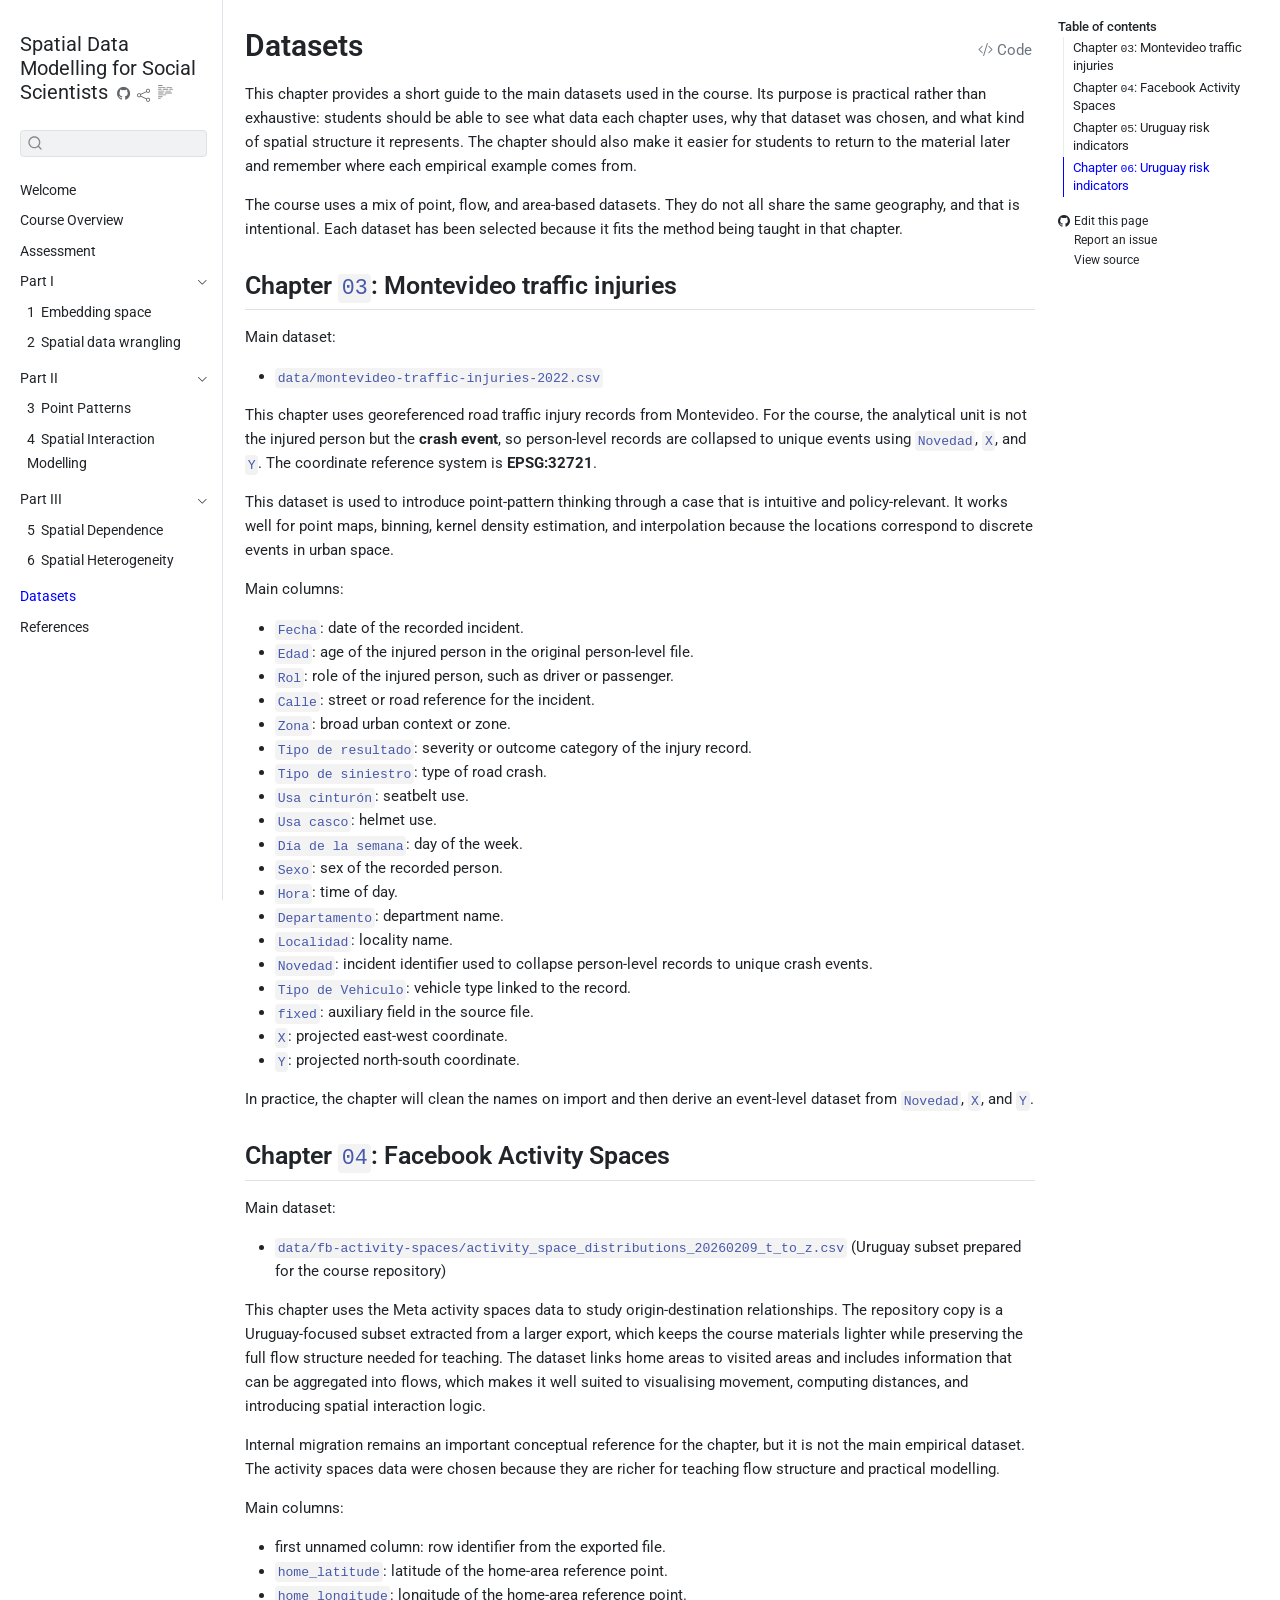
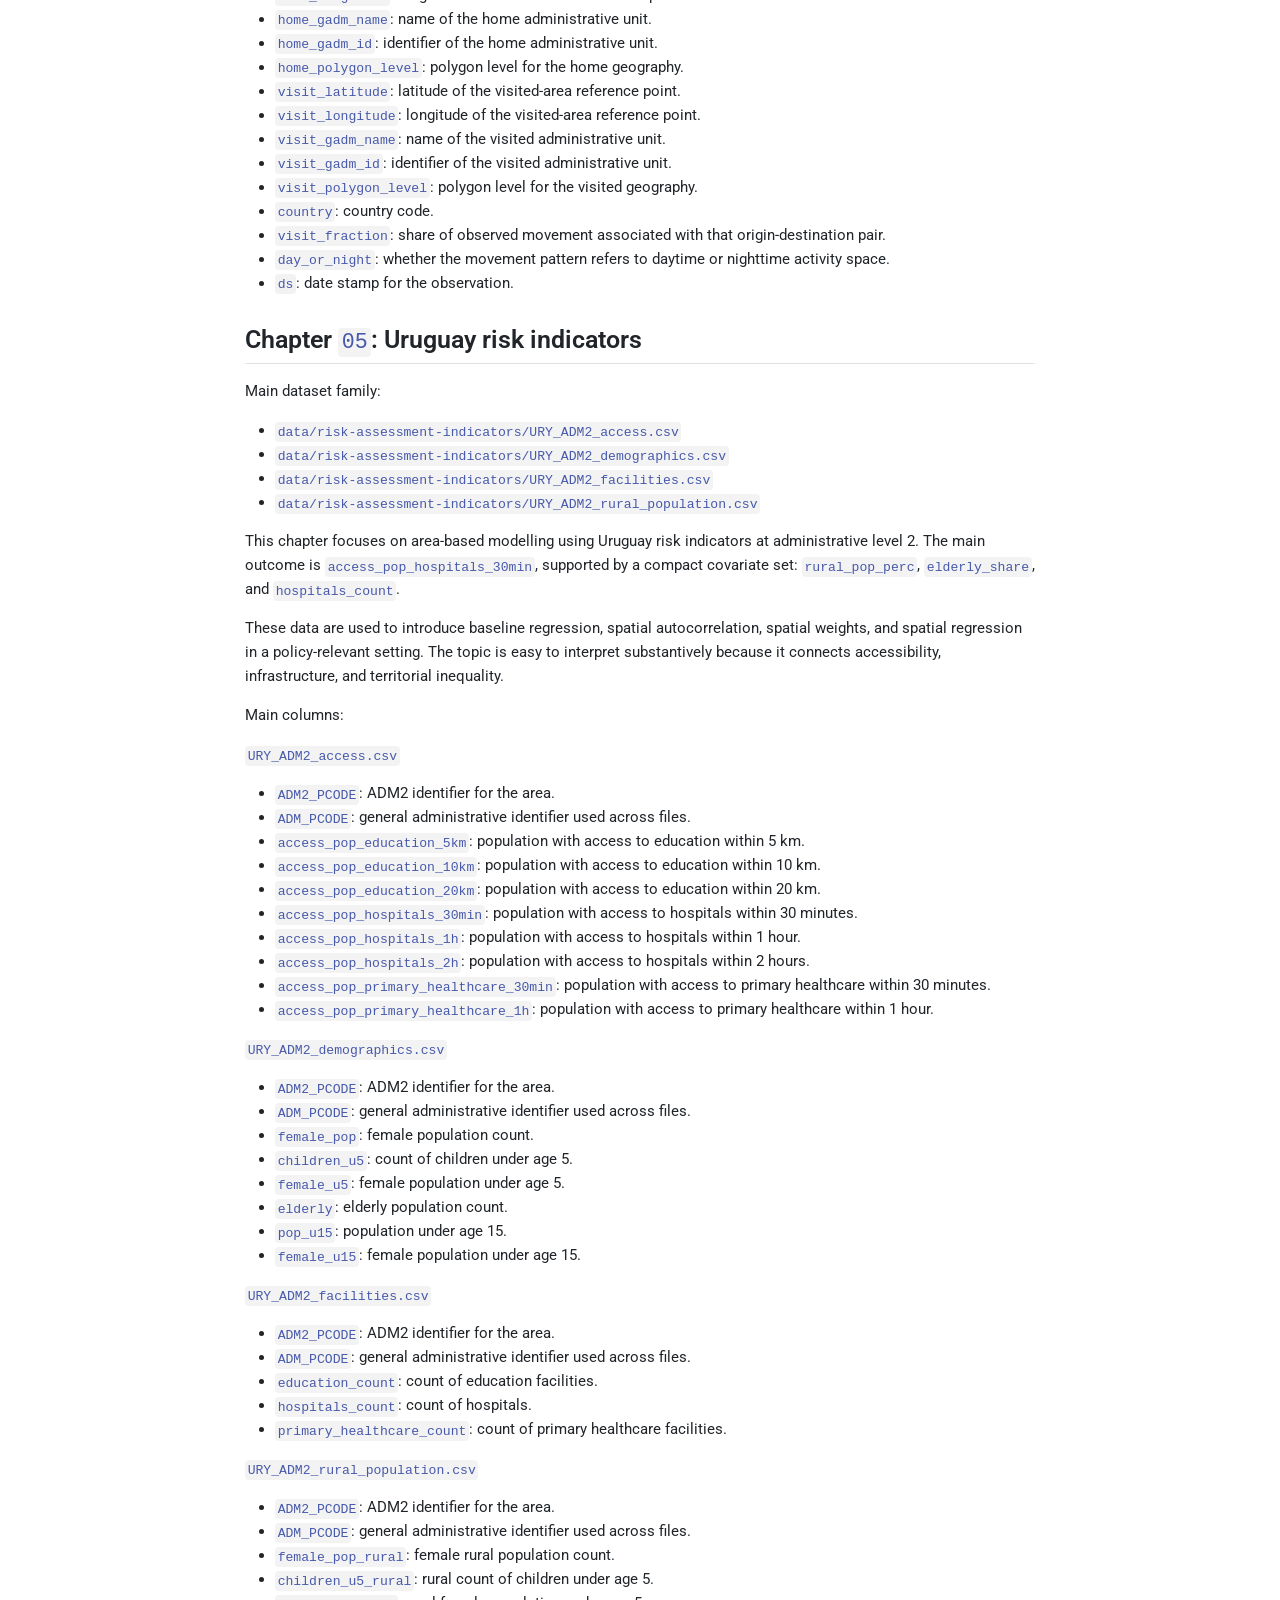
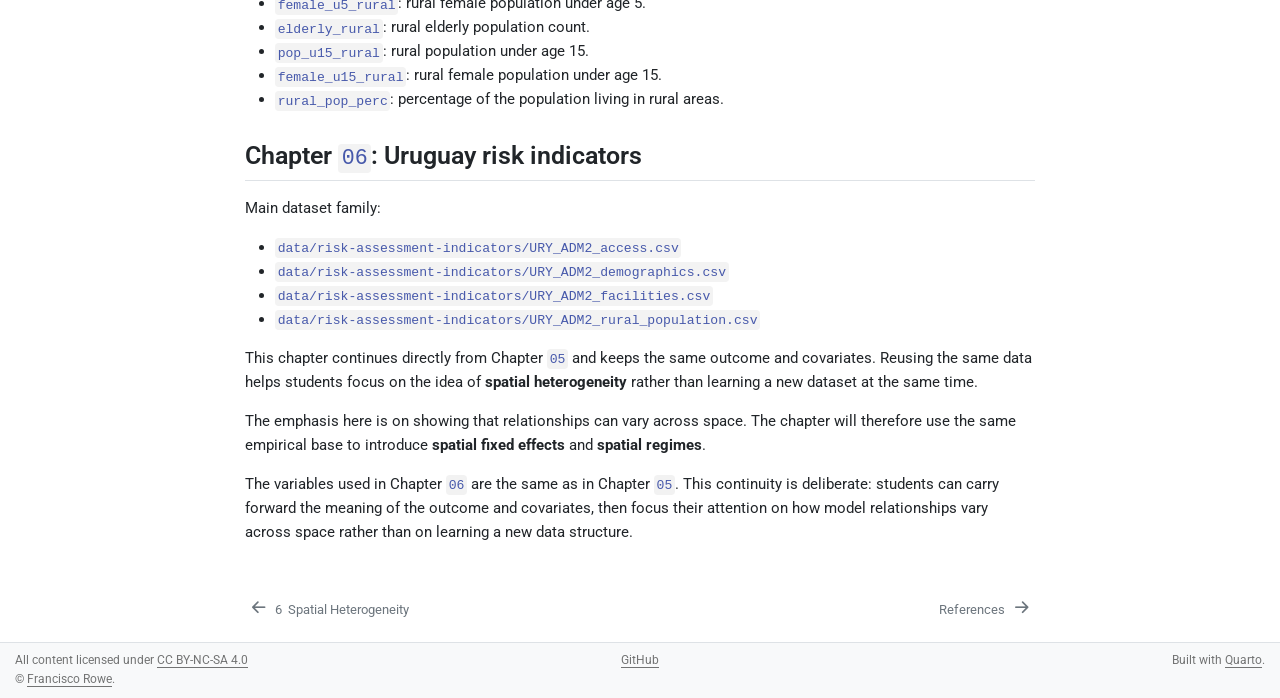
<file: docs/data.html>
<!DOCTYPE html>
<html xmlns="http://www.w3.org/1999/xhtml" lang="en" xml:lang="en"><head>

<meta charset="utf-8">
<meta name="generator" content="quarto-1.8.26">

<meta name="viewport" content="width=device-width, initial-scale=1.0, user-scalable=yes">


<title>Datasets – Spatial Data Modelling for Social Scientists</title>
<style>
code{white-space: pre-wrap;}
span.smallcaps{font-variant: small-caps;}
div.columns{display: flex; gap: min(4vw, 1.5em);}
div.column{flex: auto; overflow-x: auto;}
div.hanging-indent{margin-left: 1.5em; text-indent: -1.5em;}
ul.task-list{list-style: none;}
ul.task-list li input[type="checkbox"] {
  width: 0.8em;
  margin: 0 0.8em 0.2em -1em; /* quarto-specific, see https://github.com/quarto-dev/quarto-cli/issues/4556 */ 
  vertical-align: middle;
}
/* CSS for syntax highlighting */
html { -webkit-text-size-adjust: 100%; }
pre > code.sourceCode { white-space: pre; position: relative; }
pre > code.sourceCode > span { display: inline-block; line-height: 1.25; }
pre > code.sourceCode > span:empty { height: 1.2em; }
.sourceCode { overflow: visible; }
code.sourceCode > span { color: inherit; text-decoration: inherit; }
div.sourceCode { margin: 1em 0; }
pre.sourceCode { margin: 0; }
@media screen {
div.sourceCode { overflow: auto; }
}
@media print {
pre > code.sourceCode { white-space: pre-wrap; }
pre > code.sourceCode > span { text-indent: -5em; padding-left: 5em; }
}
pre.numberSource code
  { counter-reset: source-line 0; }
pre.numberSource code > span
  { position: relative; left: -4em; counter-increment: source-line; }
pre.numberSource code > span > a:first-child::before
  { content: counter(source-line);
    position: relative; left: -1em; text-align: right; vertical-align: baseline;
    border: none; display: inline-block;
    -webkit-touch-callout: none; -webkit-user-select: none;
    -khtml-user-select: none; -moz-user-select: none;
    -ms-user-select: none; user-select: none;
    padding: 0 4px; width: 4em;
  }
pre.numberSource { margin-left: 3em;  padding-left: 4px; }
div.sourceCode
  {   }
@media screen {
pre > code.sourceCode > span > a:first-child::before { text-decoration: underline; }
}
</style>


<script src="site_libs/quarto-nav/quarto-nav.js"></script>
<script src="site_libs/quarto-nav/headroom.min.js"></script>
<script src="site_libs/clipboard/clipboard.min.js"></script>
<script src="site_libs/quarto-search/autocomplete.umd.js"></script>
<script src="site_libs/quarto-search/fuse.min.js"></script>
<script src="site_libs/quarto-search/quarto-search.js"></script>
<meta name="quarto:offset" content="./">
<link href="./references.html" rel="next">
<link href="./06-spatial-heterogeneity.html" rel="prev">
<link href="./figs/cover/uruguay-course-logo.ico" rel="icon">
<script src="site_libs/quarto-html/quarto.js" type="module"></script>
<script src="site_libs/quarto-html/tabsets/tabsets.js" type="module"></script>
<script src="site_libs/quarto-html/axe/axe-check.js" type="module"></script>
<script src="site_libs/quarto-html/popper.min.js"></script>
<script src="site_libs/quarto-html/tippy.umd.min.js"></script>
<script src="site_libs/quarto-html/anchor.min.js"></script>
<link href="site_libs/quarto-html/tippy.css" rel="stylesheet">
<link href="site_libs/quarto-html/quarto-syntax-highlighting-3d62d204ba1604a696ce2d8f1e6896bb.css" rel="stylesheet" id="quarto-text-highlighting-styles">
<script src="site_libs/bootstrap/bootstrap.min.js"></script>
<link href="site_libs/bootstrap/bootstrap-icons.css" rel="stylesheet">
<link href="site_libs/bootstrap/bootstrap-e101a6dc663a546a5e09aa12163449fe.min.css" rel="stylesheet" append-hash="true" id="quarto-bootstrap" data-mode="light">
<script id="quarto-search-options" type="application/json">{
  "location": "sidebar",
  "copy-button": false,
  "collapse-after": 3,
  "panel-placement": "start",
  "type": "textbox",
  "limit": 50,
  "keyboard-shortcut": [
    "f",
    "/",
    "s"
  ],
  "show-item-context": false,
  "language": {
    "search-no-results-text": "No results",
    "search-matching-documents-text": "matching documents",
    "search-copy-link-title": "Copy link to search",
    "search-hide-matches-text": "Hide additional matches",
    "search-more-match-text": "more match in this document",
    "search-more-matches-text": "more matches in this document",
    "search-clear-button-title": "Clear",
    "search-text-placeholder": "",
    "search-detached-cancel-button-title": "Cancel",
    "search-submit-button-title": "Submit",
    "search-label": "Search"
  }
}</script>
<style>html{ scroll-behavior: smooth; }</style>


<meta name="twitter:title" content="Datasets – Spatial Data Modelling for Social Scientists">
<meta name="twitter:description" content="">
<meta name="twitter:creator" content="fcorowe">
<meta name="twitter:card" content="summary">
</head>

<body class="nav-sidebar docked quarto-light">

<div id="quarto-search-results"></div>
  <header id="quarto-header" class="headroom fixed-top">
  <nav class="quarto-secondary-nav">
    <div class="container-fluid d-flex">
      <button type="button" class="quarto-btn-toggle btn" data-bs-toggle="collapse" role="button" data-bs-target=".quarto-sidebar-collapse-item" aria-controls="quarto-sidebar" aria-expanded="false" aria-label="Toggle sidebar navigation" onclick="if (window.quartoToggleHeadroom) { window.quartoToggleHeadroom(); }">
        <i class="bi bi-layout-text-sidebar-reverse"></i>
      </button>
        <nav class="quarto-page-breadcrumbs" aria-label="breadcrumb"><ol class="breadcrumb"><li class="breadcrumb-item"><a href="./data.html">Datasets</a></li></ol></nav>
        <a class="flex-grow-1" role="navigation" data-bs-toggle="collapse" data-bs-target=".quarto-sidebar-collapse-item" aria-controls="quarto-sidebar" aria-expanded="false" aria-label="Toggle sidebar navigation" onclick="if (window.quartoToggleHeadroom) { window.quartoToggleHeadroom(); }">      
        </a>
      <button type="button" class="btn quarto-search-button" aria-label="Search" onclick="window.quartoOpenSearch();">
        <i class="bi bi-search"></i>
      </button>
    </div>
  </nav>
</header>
<!-- content -->
<div id="quarto-content" class="quarto-container page-columns page-rows-contents page-layout-article">
<!-- sidebar -->
  <nav id="quarto-sidebar" class="sidebar collapse collapse-horizontal quarto-sidebar-collapse-item sidebar-navigation docked overflow-auto">
    <div class="pt-lg-2 mt-2 text-left sidebar-header">
    <div class="sidebar-title mb-0 py-0">
      <a href="./">Spatial Data Modelling for Social Scientists</a> 
        <div class="sidebar-tools-main tools-wide">
    <a href="https://github.com/fcorowe/smds_uruguay" title="Source Code" class="quarto-navigation-tool px-1" aria-label="Source Code"><i class="bi bi-github"></i></a>
    <div class="dropdown">
      <a href="" title="Share" id="quarto-navigation-tool-dropdown-0" class="quarto-navigation-tool dropdown-toggle px-1" data-bs-toggle="dropdown" aria-expanded="false" role="link" aria-label="Share"><i class="bi bi-share"></i></a>
      <ul class="dropdown-menu" aria-labelledby="quarto-navigation-tool-dropdown-0">
          <li>
            <a class="dropdown-item sidebar-tools-main-item" href="https://twitter.com/intent/tweet?url=|url|">
              <i class="bi bi-twitter pe-1"></i>
            Twitter
            </a>
          </li>
          <li>
            <a class="dropdown-item sidebar-tools-main-item" href="https://www.facebook.com/sharer/sharer.php?u=|url|">
              <i class="bi bi-facebook pe-1"></i>
            Facebook
            </a>
          </li>
      </ul>
    </div>
  <a href="" class="quarto-reader-toggle quarto-navigation-tool px-1" onclick="window.quartoToggleReader(); return false;" title="Toggle reader mode">
  <div class="quarto-reader-toggle-btn">
  <i class="bi"></i>
  </div>
</a>
</div>
    </div>
      </div>
        <div class="mt-2 flex-shrink-0 align-items-center">
        <div class="sidebar-search">
        <div id="quarto-search" class="" title="Search"></div>
        </div>
        </div>
    <div class="sidebar-menu-container"> 
    <ul class="list-unstyled mt-1">
        <li class="sidebar-item">
  <div class="sidebar-item-container"> 
  <a href="./index.html" class="sidebar-item-text sidebar-link">
 <span class="menu-text">Welcome</span></a>
  </div>
</li>
        <li class="sidebar-item">
  <div class="sidebar-item-container"> 
  <a href="./course-overview.html" class="sidebar-item-text sidebar-link">
 <span class="menu-text">Course Overview</span></a>
  </div>
</li>
        <li class="sidebar-item">
  <div class="sidebar-item-container"> 
  <a href="./assessment.html" class="sidebar-item-text sidebar-link">
 <span class="menu-text">Assessment</span></a>
  </div>
</li>
        <li class="sidebar-item sidebar-item-section">
      <div class="sidebar-item-container"> 
            <a class="sidebar-item-text sidebar-link text-start" data-bs-toggle="collapse" data-bs-target="#quarto-sidebar-section-1" role="navigation" aria-expanded="true">
 <span class="menu-text">Part I</span></a>
          <a class="sidebar-item-toggle text-start" data-bs-toggle="collapse" data-bs-target="#quarto-sidebar-section-1" role="navigation" aria-expanded="true" aria-label="Toggle section">
            <i class="bi bi-chevron-right ms-2"></i>
          </a> 
      </div>
      <ul id="quarto-sidebar-section-1" class="collapse list-unstyled sidebar-section depth1 show">  
          <li class="sidebar-item">
  <div class="sidebar-item-container"> 
  <a href="./01-embedding-space.html" class="sidebar-item-text sidebar-link">
 <span class="menu-text"><span class="chapter-number">1</span>&nbsp; <span class="chapter-title">Embedding space</span></span></a>
  </div>
</li>
          <li class="sidebar-item">
  <div class="sidebar-item-container"> 
  <a href="./02-spatial-data-wrangling.html" class="sidebar-item-text sidebar-link">
 <span class="menu-text"><span class="chapter-number">2</span>&nbsp; <span class="chapter-title">Spatial data wrangling</span></span></a>
  </div>
</li>
      </ul>
  </li>
        <li class="sidebar-item sidebar-item-section">
      <div class="sidebar-item-container"> 
            <a class="sidebar-item-text sidebar-link text-start" data-bs-toggle="collapse" data-bs-target="#quarto-sidebar-section-2" role="navigation" aria-expanded="true">
 <span class="menu-text">Part II</span></a>
          <a class="sidebar-item-toggle text-start" data-bs-toggle="collapse" data-bs-target="#quarto-sidebar-section-2" role="navigation" aria-expanded="true" aria-label="Toggle section">
            <i class="bi bi-chevron-right ms-2"></i>
          </a> 
      </div>
      <ul id="quarto-sidebar-section-2" class="collapse list-unstyled sidebar-section depth1 show">  
          <li class="sidebar-item">
  <div class="sidebar-item-container"> 
  <a href="./03-points.html" class="sidebar-item-text sidebar-link">
 <span class="menu-text"><span class="chapter-number">3</span>&nbsp; <span class="chapter-title">Point Patterns</span></span></a>
  </div>
</li>
          <li class="sidebar-item">
  <div class="sidebar-item-container"> 
  <a href="./04-spatial-interaction-model.html" class="sidebar-item-text sidebar-link">
 <span class="menu-text"><span class="chapter-number">4</span>&nbsp; <span class="chapter-title">Spatial Interaction Modelling</span></span></a>
  </div>
</li>
      </ul>
  </li>
        <li class="sidebar-item sidebar-item-section">
      <div class="sidebar-item-container"> 
            <a class="sidebar-item-text sidebar-link text-start" data-bs-toggle="collapse" data-bs-target="#quarto-sidebar-section-3" role="navigation" aria-expanded="true">
 <span class="menu-text">Part III</span></a>
          <a class="sidebar-item-toggle text-start" data-bs-toggle="collapse" data-bs-target="#quarto-sidebar-section-3" role="navigation" aria-expanded="true" aria-label="Toggle section">
            <i class="bi bi-chevron-right ms-2"></i>
          </a> 
      </div>
      <ul id="quarto-sidebar-section-3" class="collapse list-unstyled sidebar-section depth1 show">  
          <li class="sidebar-item">
  <div class="sidebar-item-container"> 
  <a href="./05-spatial-dependence.html" class="sidebar-item-text sidebar-link">
 <span class="menu-text"><span class="chapter-number">5</span>&nbsp; <span class="chapter-title">Spatial Dependence</span></span></a>
  </div>
</li>
          <li class="sidebar-item">
  <div class="sidebar-item-container"> 
  <a href="./06-spatial-heterogeneity.html" class="sidebar-item-text sidebar-link">
 <span class="menu-text"><span class="chapter-number">6</span>&nbsp; <span class="chapter-title">Spatial Heterogeneity</span></span></a>
  </div>
</li>
      </ul>
  </li>
        <li class="sidebar-item">
  <div class="sidebar-item-container"> 
  <a href="./data.html" class="sidebar-item-text sidebar-link active">
 <span class="menu-text">Datasets</span></a>
  </div>
</li>
        <li class="sidebar-item">
  <div class="sidebar-item-container"> 
  <a href="./references.html" class="sidebar-item-text sidebar-link">
 <span class="menu-text">References</span></a>
  </div>
</li>
    </ul>
    </div>
</nav>
<div id="quarto-sidebar-glass" class="quarto-sidebar-collapse-item" data-bs-toggle="collapse" data-bs-target=".quarto-sidebar-collapse-item"></div>
<!-- margin-sidebar -->
    <div id="quarto-margin-sidebar" class="sidebar margin-sidebar">
        <nav id="TOC" role="doc-toc" class="toc-active">
    <h2 id="toc-title">Table of contents</h2>
   
  <ul>
  <li><a href="#chapter-03-montevideo-traffic-injuries" id="toc-chapter-03-montevideo-traffic-injuries" class="nav-link active" data-scroll-target="#chapter-03-montevideo-traffic-injuries">Chapter <code>03</code>: Montevideo traffic injuries</a></li>
  <li><a href="#chapter-04-facebook-activity-spaces" id="toc-chapter-04-facebook-activity-spaces" class="nav-link" data-scroll-target="#chapter-04-facebook-activity-spaces">Chapter <code>04</code>: Facebook Activity Spaces</a></li>
  <li><a href="#chapter-05-uruguay-risk-indicators" id="toc-chapter-05-uruguay-risk-indicators" class="nav-link" data-scroll-target="#chapter-05-uruguay-risk-indicators">Chapter <code>05</code>: Uruguay risk indicators</a></li>
  <li><a href="#chapter-06-uruguay-risk-indicators" id="toc-chapter-06-uruguay-risk-indicators" class="nav-link" data-scroll-target="#chapter-06-uruguay-risk-indicators">Chapter <code>06</code>: Uruguay risk indicators</a></li>
  </ul>
<div class="toc-actions"><ul><li><a href="https://github.com/fcorowe/smds_uruguay/edit/main/data.qmd" class="toc-action"><i class="bi bi-github"></i>Edit this page</a></li><li><a href="https://github.com/fcorowe/smds_uruguay/issues/new" class="toc-action"><i class="bi empty"></i>Report an issue</a></li><li><a href="https://github.com/fcorowe/smds_uruguay/blob/main/data.qmd" class="toc-action"><i class="bi empty"></i>View source</a></li></ul></div></nav>
    </div>
<!-- main -->
<main class="content" id="quarto-document-content">

<header id="title-block-header" class="quarto-title-block default">
<div class="quarto-title">
<div class="quarto-title-block"><div><h1 class="title">Datasets</h1><button type="button" class="btn code-tools-button" id="quarto-code-tools-source"><i class="bi"></i> Code</button></div></div>
</div>



<div class="quarto-title-meta">

    
  
    
  </div>
  


</header>


<p>This chapter provides a short guide to the main datasets used in the course. Its purpose is practical rather than exhaustive: students should be able to see what data each chapter uses, why that dataset was chosen, and what kind of spatial structure it represents. The chapter should also make it easier for students to return to the material later and remember where each empirical example comes from.</p>
<p>The course uses a mix of point, flow, and area-based datasets. They do not all share the same geography, and that is intentional. Each dataset has been selected because it fits the method being taught in that chapter.</p>
<section id="chapter-03-montevideo-traffic-injuries" class="level2">
<h2 class="anchored" data-anchor-id="chapter-03-montevideo-traffic-injuries">Chapter <code>03</code>: Montevideo traffic injuries</h2>
<p>Main dataset:</p>
<ul>
<li><code>data/montevideo-traffic-injuries-2022.csv</code></li>
</ul>
<p>This chapter uses georeferenced road traffic injury records from Montevideo. For the course, the analytical unit is not the injured person but the <strong>crash event</strong>, so person-level records are collapsed to unique events using <code>Novedad</code>, <code>X</code>, and <code>Y</code>. The coordinate reference system is <strong>EPSG:32721</strong>.</p>
<p>This dataset is used to introduce point-pattern thinking through a case that is intuitive and policy-relevant. It works well for point maps, binning, kernel density estimation, and interpolation because the locations correspond to discrete events in urban space.</p>
<p>Main columns:</p>
<ul>
<li><code>Fecha</code>: date of the recorded incident.</li>
<li><code>Edad</code>: age of the injured person in the original person-level file.</li>
<li><code>Rol</code>: role of the injured person, such as driver or passenger.</li>
<li><code>Calle</code>: street or road reference for the incident.</li>
<li><code>Zona</code>: broad urban context or zone.</li>
<li><code>Tipo de resultado</code>: severity or outcome category of the injury record.</li>
<li><code>Tipo de siniestro</code>: type of road crash.</li>
<li><code>Usa cinturón</code>: seatbelt use.</li>
<li><code>Usa casco</code>: helmet use.</li>
<li><code>Día de la semana</code>: day of the week.</li>
<li><code>Sexo</code>: sex of the recorded person.</li>
<li><code>Hora</code>: time of day.</li>
<li><code>Departamento</code>: department name.</li>
<li><code>Localidad</code>: locality name.</li>
<li><code>Novedad</code>: incident identifier used to collapse person-level records to unique crash events.</li>
<li><code>Tipo de Vehiculo</code>: vehicle type linked to the record.</li>
<li><code>fixed</code>: auxiliary field in the source file.</li>
<li><code>X</code>: projected east-west coordinate.</li>
<li><code>Y</code>: projected north-south coordinate.</li>
</ul>
<p>In practice, the chapter will clean the names on import and then derive an event-level dataset from <code>Novedad</code>, <code>X</code>, and <code>Y</code>.</p>
</section>
<section id="chapter-04-facebook-activity-spaces" class="level2">
<h2 class="anchored" data-anchor-id="chapter-04-facebook-activity-spaces">Chapter <code>04</code>: Facebook Activity Spaces</h2>
<p>Main dataset:</p>
<ul>
<li><code>data/fb-activity-spaces/activity_space_distributions_20260209_t_to_z.csv</code> (Uruguay subset prepared for the course repository)</li>
</ul>
<p>This chapter uses the Meta activity spaces data to study origin-destination relationships. The repository copy is a Uruguay-focused subset extracted from a larger export, which keeps the course materials lighter while preserving the full flow structure needed for teaching. The dataset links home areas to visited areas and includes information that can be aggregated into flows, which makes it well suited to visualising movement, computing distances, and introducing spatial interaction logic.</p>
<p>Internal migration remains an important conceptual reference for the chapter, but it is not the main empirical dataset. The activity spaces data were chosen because they are richer for teaching flow structure and practical modelling.</p>
<p>Main columns:</p>
<ul>
<li>first unnamed column: row identifier from the exported file.</li>
<li><code>home_latitude</code>: latitude of the home-area reference point.</li>
<li><code>home_longitude</code>: longitude of the home-area reference point.</li>
<li><code>home_gadm_name</code>: name of the home administrative unit.</li>
<li><code>home_gadm_id</code>: identifier of the home administrative unit.</li>
<li><code>home_polygon_level</code>: polygon level for the home geography.</li>
<li><code>visit_latitude</code>: latitude of the visited-area reference point.</li>
<li><code>visit_longitude</code>: longitude of the visited-area reference point.</li>
<li><code>visit_gadm_name</code>: name of the visited administrative unit.</li>
<li><code>visit_gadm_id</code>: identifier of the visited administrative unit.</li>
<li><code>visit_polygon_level</code>: polygon level for the visited geography.</li>
<li><code>country</code>: country code.</li>
<li><code>visit_fraction</code>: share of observed movement associated with that origin-destination pair.</li>
<li><code>day_or_night</code>: whether the movement pattern refers to daytime or nighttime activity space.</li>
<li><code>ds</code>: date stamp for the observation.</li>
</ul>
</section>
<section id="chapter-05-uruguay-risk-indicators" class="level2">
<h2 class="anchored" data-anchor-id="chapter-05-uruguay-risk-indicators">Chapter <code>05</code>: Uruguay risk indicators</h2>
<p>Main dataset family:</p>
<ul>
<li><code>data/risk-assessment-indicators/URY_ADM2_access.csv</code></li>
<li><code>data/risk-assessment-indicators/URY_ADM2_demographics.csv</code></li>
<li><code>data/risk-assessment-indicators/URY_ADM2_facilities.csv</code></li>
<li><code>data/risk-assessment-indicators/URY_ADM2_rural_population.csv</code></li>
</ul>
<p>This chapter focuses on area-based modelling using Uruguay risk indicators at administrative level 2. The main outcome is <strong><code>access_pop_hospitals_30min</code></strong>, supported by a compact covariate set: <strong><code>rural_pop_perc</code></strong>, <strong><code>elderly_share</code></strong>, and <strong><code>hospitals_count</code></strong>.</p>
<p>These data are used to introduce baseline regression, spatial autocorrelation, spatial weights, and spatial regression in a policy-relevant setting. The topic is easy to interpret substantively because it connects accessibility, infrastructure, and territorial inequality.</p>
<p>Main columns:</p>
<p><code>URY_ADM2_access.csv</code></p>
<ul>
<li><code>ADM2_PCODE</code>: ADM2 identifier for the area.</li>
<li><code>ADM_PCODE</code>: general administrative identifier used across files.</li>
<li><code>access_pop_education_5km</code>: population with access to education within 5 km.</li>
<li><code>access_pop_education_10km</code>: population with access to education within 10 km.</li>
<li><code>access_pop_education_20km</code>: population with access to education within 20 km.</li>
<li><code>access_pop_hospitals_30min</code>: population with access to hospitals within 30 minutes.</li>
<li><code>access_pop_hospitals_1h</code>: population with access to hospitals within 1 hour.</li>
<li><code>access_pop_hospitals_2h</code>: population with access to hospitals within 2 hours.</li>
<li><code>access_pop_primary_healthcare_30min</code>: population with access to primary healthcare within 30 minutes.</li>
<li><code>access_pop_primary_healthcare_1h</code>: population with access to primary healthcare within 1 hour.</li>
</ul>
<p><code>URY_ADM2_demographics.csv</code></p>
<ul>
<li><code>ADM2_PCODE</code>: ADM2 identifier for the area.</li>
<li><code>ADM_PCODE</code>: general administrative identifier used across files.</li>
<li><code>female_pop</code>: female population count.</li>
<li><code>children_u5</code>: count of children under age 5.</li>
<li><code>female_u5</code>: female population under age 5.</li>
<li><code>elderly</code>: elderly population count.</li>
<li><code>pop_u15</code>: population under age 15.</li>
<li><code>female_u15</code>: female population under age 15.</li>
</ul>
<p><code>URY_ADM2_facilities.csv</code></p>
<ul>
<li><code>ADM2_PCODE</code>: ADM2 identifier for the area.</li>
<li><code>ADM_PCODE</code>: general administrative identifier used across files.</li>
<li><code>education_count</code>: count of education facilities.</li>
<li><code>hospitals_count</code>: count of hospitals.</li>
<li><code>primary_healthcare_count</code>: count of primary healthcare facilities.</li>
</ul>
<p><code>URY_ADM2_rural_population.csv</code></p>
<ul>
<li><code>ADM2_PCODE</code>: ADM2 identifier for the area.</li>
<li><code>ADM_PCODE</code>: general administrative identifier used across files.</li>
<li><code>female_pop_rural</code>: female rural population count.</li>
<li><code>children_u5_rural</code>: rural count of children under age 5.</li>
<li><code>female_u5_rural</code>: rural female population under age 5.</li>
<li><code>elderly_rural</code>: rural elderly population count.</li>
<li><code>pop_u15_rural</code>: rural population under age 15.</li>
<li><code>female_u15_rural</code>: rural female population under age 15.</li>
<li><code>rural_pop_perc</code>: percentage of the population living in rural areas.</li>
</ul>
</section>
<section id="chapter-06-uruguay-risk-indicators" class="level2">
<h2 class="anchored" data-anchor-id="chapter-06-uruguay-risk-indicators">Chapter <code>06</code>: Uruguay risk indicators</h2>
<p>Main dataset family:</p>
<ul>
<li><code>data/risk-assessment-indicators/URY_ADM2_access.csv</code></li>
<li><code>data/risk-assessment-indicators/URY_ADM2_demographics.csv</code></li>
<li><code>data/risk-assessment-indicators/URY_ADM2_facilities.csv</code></li>
<li><code>data/risk-assessment-indicators/URY_ADM2_rural_population.csv</code></li>
</ul>
<p>This chapter continues directly from Chapter <code>05</code> and keeps the same outcome and covariates. Reusing the same data helps students focus on the idea of <strong>spatial heterogeneity</strong> rather than learning a new dataset at the same time.</p>
<p>The emphasis here is on showing that relationships can vary across space. The chapter will therefore use the same empirical base to introduce <strong>spatial fixed effects</strong> and <strong>spatial regimes</strong>.</p>
<p>The variables used in Chapter <code>06</code> are the same as in Chapter <code>05</code>. This continuity is deliberate: students can carry forward the meaning of the outcome and covariates, then focus their attention on how model relationships vary across space rather than on learning a new data structure.</p>


<!-- -->

</section>

</main> <!-- /main -->
<script id="quarto-html-after-body" type="application/javascript">
  window.document.addEventListener("DOMContentLoaded", function (event) {
    const icon = "";
    const anchorJS = new window.AnchorJS();
    anchorJS.options = {
      placement: 'right',
      icon: icon
    };
    anchorJS.add('.anchored');
    const isCodeAnnotation = (el) => {
      for (const clz of el.classList) {
        if (clz.startsWith('code-annotation-')) {                     
          return true;
        }
      }
      return false;
    }
    const onCopySuccess = function(e) {
      // button target
      const button = e.trigger;
      // don't keep focus
      button.blur();
      // flash "checked"
      button.classList.add('code-copy-button-checked');
      var currentTitle = button.getAttribute("title");
      button.setAttribute("title", "Copied!");
      let tooltip;
      if (window.bootstrap) {
        button.setAttribute("data-bs-toggle", "tooltip");
        button.setAttribute("data-bs-placement", "left");
        button.setAttribute("data-bs-title", "Copied!");
        tooltip = new bootstrap.Tooltip(button, 
          { trigger: "manual", 
            customClass: "code-copy-button-tooltip",
            offset: [0, -8]});
        tooltip.show();    
      }
      setTimeout(function() {
        if (tooltip) {
          tooltip.hide();
          button.removeAttribute("data-bs-title");
          button.removeAttribute("data-bs-toggle");
          button.removeAttribute("data-bs-placement");
        }
        button.setAttribute("title", currentTitle);
        button.classList.remove('code-copy-button-checked');
      }, 1000);
      // clear code selection
      e.clearSelection();
    }
    const getTextToCopy = function(trigger) {
      const outerScaffold = trigger.parentElement.cloneNode(true);
      const codeEl = outerScaffold.querySelector('code');
      for (const childEl of codeEl.children) {
        if (isCodeAnnotation(childEl)) {
          childEl.remove();
        }
      }
      return codeEl.innerText;
    }
    const clipboard = new window.ClipboardJS('.code-copy-button:not([data-in-quarto-modal])', {
      text: getTextToCopy
    });
    clipboard.on('success', onCopySuccess);
    if (window.document.getElementById('quarto-embedded-source-code-modal')) {
      const clipboardModal = new window.ClipboardJS('.code-copy-button[data-in-quarto-modal]', {
        text: getTextToCopy,
        container: window.document.getElementById('quarto-embedded-source-code-modal')
      });
      clipboardModal.on('success', onCopySuccess);
    }
    const viewSource = window.document.getElementById('quarto-view-source') ||
                       window.document.getElementById('quarto-code-tools-source');
    if (viewSource) {
      const sourceUrl = viewSource.getAttribute("data-quarto-source-url");
      viewSource.addEventListener("click", function(e) {
        if (sourceUrl) {
          // rstudio viewer pane
          if (/\bcapabilities=\b/.test(window.location)) {
            window.open(sourceUrl);
          } else {
            window.location.href = sourceUrl;
          }
        } else {
          const modal = new bootstrap.Modal(document.getElementById('quarto-embedded-source-code-modal'));
          modal.show();
        }
        return false;
      });
    }
    function toggleCodeHandler(show) {
      return function(e) {
        const detailsSrc = window.document.querySelectorAll(".cell > details > .sourceCode");
        for (let i=0; i<detailsSrc.length; i++) {
          const details = detailsSrc[i].parentElement;
          if (show) {
            details.open = true;
          } else {
            details.removeAttribute("open");
          }
        }
        const cellCodeDivs = window.document.querySelectorAll(".cell > .sourceCode");
        const fromCls = show ? "hidden" : "unhidden";
        const toCls = show ? "unhidden" : "hidden";
        for (let i=0; i<cellCodeDivs.length; i++) {
          const codeDiv = cellCodeDivs[i];
          if (codeDiv.classList.contains(fromCls)) {
            codeDiv.classList.remove(fromCls);
            codeDiv.classList.add(toCls);
          } 
        }
        return false;
      }
    }
    const hideAllCode = window.document.getElementById("quarto-hide-all-code");
    if (hideAllCode) {
      hideAllCode.addEventListener("click", toggleCodeHandler(false));
    }
    const showAllCode = window.document.getElementById("quarto-show-all-code");
    if (showAllCode) {
      showAllCode.addEventListener("click", toggleCodeHandler(true));
    }
      var localhostRegex = new RegExp(/^(?:http|https):\/\/localhost\:?[0-9]*\//);
      var mailtoRegex = new RegExp(/^mailto:/);
        var filterRegex = new RegExp('/' + window.location.host + '/');
      var isInternal = (href) => {
          return filterRegex.test(href) || localhostRegex.test(href) || mailtoRegex.test(href);
      }
      // Inspect non-navigation links and adorn them if external
     var links = window.document.querySelectorAll('a[href]:not(.nav-link):not(.navbar-brand):not(.toc-action):not(.sidebar-link):not(.sidebar-item-toggle):not(.pagination-link):not(.no-external):not([aria-hidden]):not(.dropdown-item):not(.quarto-navigation-tool):not(.about-link)');
      for (var i=0; i<links.length; i++) {
        const link = links[i];
        if (!isInternal(link.href)) {
          // undo the damage that might have been done by quarto-nav.js in the case of
          // links that we want to consider external
          if (link.dataset.originalHref !== undefined) {
            link.href = link.dataset.originalHref;
          }
        }
      }
    function tippyHover(el, contentFn, onTriggerFn, onUntriggerFn) {
      const config = {
        allowHTML: true,
        maxWidth: 500,
        delay: 100,
        arrow: false,
        appendTo: function(el) {
            return el.parentElement;
        },
        interactive: true,
        interactiveBorder: 10,
        theme: 'quarto',
        placement: 'bottom-start',
      };
      if (contentFn) {
        config.content = contentFn;
      }
      if (onTriggerFn) {
        config.onTrigger = onTriggerFn;
      }
      if (onUntriggerFn) {
        config.onUntrigger = onUntriggerFn;
      }
      window.tippy(el, config); 
    }
    const noterefs = window.document.querySelectorAll('a[role="doc-noteref"]');
    for (var i=0; i<noterefs.length; i++) {
      const ref = noterefs[i];
      tippyHover(ref, function() {
        // use id or data attribute instead here
        let href = ref.getAttribute('data-footnote-href') || ref.getAttribute('href');
        try { href = new URL(href).hash; } catch {}
        const id = href.replace(/^#\/?/, "");
        const note = window.document.getElementById(id);
        if (note) {
          return note.innerHTML;
        } else {
          return "";
        }
      });
    }
    const xrefs = window.document.querySelectorAll('a.quarto-xref');
    const processXRef = (id, note) => {
      // Strip column container classes
      const stripColumnClz = (el) => {
        el.classList.remove("page-full", "page-columns");
        if (el.children) {
          for (const child of el.children) {
            stripColumnClz(child);
          }
        }
      }
      stripColumnClz(note)
      if (id === null || id.startsWith('sec-')) {
        // Special case sections, only their first couple elements
        const container = document.createElement("div");
        if (note.children && note.children.length > 2) {
          container.appendChild(note.children[0].cloneNode(true));
          for (let i = 1; i < note.children.length; i++) {
            const child = note.children[i];
            if (child.tagName === "P" && child.innerText === "") {
              continue;
            } else {
              container.appendChild(child.cloneNode(true));
              break;
            }
          }
          if (window.Quarto?.typesetMath) {
            window.Quarto.typesetMath(container);
          }
          return container.innerHTML
        } else {
          if (window.Quarto?.typesetMath) {
            window.Quarto.typesetMath(note);
          }
          return note.innerHTML;
        }
      } else {
        // Remove any anchor links if they are present
        const anchorLink = note.querySelector('a.anchorjs-link');
        if (anchorLink) {
          anchorLink.remove();
        }
        if (window.Quarto?.typesetMath) {
          window.Quarto.typesetMath(note);
        }
        if (note.classList.contains("callout")) {
          return note.outerHTML;
        } else {
          return note.innerHTML;
        }
      }
    }
    for (var i=0; i<xrefs.length; i++) {
      const xref = xrefs[i];
      tippyHover(xref, undefined, function(instance) {
        instance.disable();
        let url = xref.getAttribute('href');
        let hash = undefined; 
        if (url.startsWith('#')) {
          hash = url;
        } else {
          try { hash = new URL(url).hash; } catch {}
        }
        if (hash) {
          const id = hash.replace(/^#\/?/, "");
          const note = window.document.getElementById(id);
          if (note !== null) {
            try {
              const html = processXRef(id, note.cloneNode(true));
              instance.setContent(html);
            } finally {
              instance.enable();
              instance.show();
            }
          } else {
            // See if we can fetch this
            fetch(url.split('#')[0])
            .then(res => res.text())
            .then(html => {
              const parser = new DOMParser();
              const htmlDoc = parser.parseFromString(html, "text/html");
              const note = htmlDoc.getElementById(id);
              if (note !== null) {
                const html = processXRef(id, note);
                instance.setContent(html);
              } 
            }).finally(() => {
              instance.enable();
              instance.show();
            });
          }
        } else {
          // See if we can fetch a full url (with no hash to target)
          // This is a special case and we should probably do some content thinning / targeting
          fetch(url)
          .then(res => res.text())
          .then(html => {
            const parser = new DOMParser();
            const htmlDoc = parser.parseFromString(html, "text/html");
            const note = htmlDoc.querySelector('main.content');
            if (note !== null) {
              // This should only happen for chapter cross references
              // (since there is no id in the URL)
              // remove the first header
              if (note.children.length > 0 && note.children[0].tagName === "HEADER") {
                note.children[0].remove();
              }
              const html = processXRef(null, note);
              instance.setContent(html);
            } 
          }).finally(() => {
            instance.enable();
            instance.show();
          });
        }
      }, function(instance) {
      });
    }
        let selectedAnnoteEl;
        const selectorForAnnotation = ( cell, annotation) => {
          let cellAttr = 'data-code-cell="' + cell + '"';
          let lineAttr = 'data-code-annotation="' +  annotation + '"';
          const selector = 'span[' + cellAttr + '][' + lineAttr + ']';
          return selector;
        }
        const selectCodeLines = (annoteEl) => {
          const doc = window.document;
          const targetCell = annoteEl.getAttribute("data-target-cell");
          const targetAnnotation = annoteEl.getAttribute("data-target-annotation");
          const annoteSpan = window.document.querySelector(selectorForAnnotation(targetCell, targetAnnotation));
          const lines = annoteSpan.getAttribute("data-code-lines").split(",");
          const lineIds = lines.map((line) => {
            return targetCell + "-" + line;
          })
          let top = null;
          let height = null;
          let parent = null;
          if (lineIds.length > 0) {
              //compute the position of the single el (top and bottom and make a div)
              const el = window.document.getElementById(lineIds[0]);
              top = el.offsetTop;
              height = el.offsetHeight;
              parent = el.parentElement.parentElement;
            if (lineIds.length > 1) {
              const lastEl = window.document.getElementById(lineIds[lineIds.length - 1]);
              const bottom = lastEl.offsetTop + lastEl.offsetHeight;
              height = bottom - top;
            }
            if (top !== null && height !== null && parent !== null) {
              // cook up a div (if necessary) and position it 
              let div = window.document.getElementById("code-annotation-line-highlight");
              if (div === null) {
                div = window.document.createElement("div");
                div.setAttribute("id", "code-annotation-line-highlight");
                div.style.position = 'absolute';
                parent.appendChild(div);
              }
              div.style.top = top - 2 + "px";
              div.style.height = height + 4 + "px";
              div.style.left = 0;
              let gutterDiv = window.document.getElementById("code-annotation-line-highlight-gutter");
              if (gutterDiv === null) {
                gutterDiv = window.document.createElement("div");
                gutterDiv.setAttribute("id", "code-annotation-line-highlight-gutter");
                gutterDiv.style.position = 'absolute';
                const codeCell = window.document.getElementById(targetCell);
                const gutter = codeCell.querySelector('.code-annotation-gutter');
                gutter.appendChild(gutterDiv);
              }
              gutterDiv.style.top = top - 2 + "px";
              gutterDiv.style.height = height + 4 + "px";
            }
            selectedAnnoteEl = annoteEl;
          }
        };
        const unselectCodeLines = () => {
          const elementsIds = ["code-annotation-line-highlight", "code-annotation-line-highlight-gutter"];
          elementsIds.forEach((elId) => {
            const div = window.document.getElementById(elId);
            if (div) {
              div.remove();
            }
          });
          selectedAnnoteEl = undefined;
        };
          // Handle positioning of the toggle
      window.addEventListener(
        "resize",
        throttle(() => {
          elRect = undefined;
          if (selectedAnnoteEl) {
            selectCodeLines(selectedAnnoteEl);
          }
        }, 10)
      );
      function throttle(fn, ms) {
      let throttle = false;
      let timer;
        return (...args) => {
          if(!throttle) { // first call gets through
              fn.apply(this, args);
              throttle = true;
          } else { // all the others get throttled
              if(timer) clearTimeout(timer); // cancel #2
              timer = setTimeout(() => {
                fn.apply(this, args);
                timer = throttle = false;
              }, ms);
          }
        };
      }
        // Attach click handler to the DT
        const annoteDls = window.document.querySelectorAll('dt[data-target-cell]');
        for (const annoteDlNode of annoteDls) {
          annoteDlNode.addEventListener('click', (event) => {
            const clickedEl = event.target;
            if (clickedEl !== selectedAnnoteEl) {
              unselectCodeLines();
              const activeEl = window.document.querySelector('dt[data-target-cell].code-annotation-active');
              if (activeEl) {
                activeEl.classList.remove('code-annotation-active');
              }
              selectCodeLines(clickedEl);
              clickedEl.classList.add('code-annotation-active');
            } else {
              // Unselect the line
              unselectCodeLines();
              clickedEl.classList.remove('code-annotation-active');
            }
          });
        }
    const findCites = (el) => {
      const parentEl = el.parentElement;
      if (parentEl) {
        const cites = parentEl.dataset.cites;
        if (cites) {
          return {
            el,
            cites: cites.split(' ')
          };
        } else {
          return findCites(el.parentElement)
        }
      } else {
        return undefined;
      }
    };
    var bibliorefs = window.document.querySelectorAll('a[role="doc-biblioref"]');
    for (var i=0; i<bibliorefs.length; i++) {
      const ref = bibliorefs[i];
      const citeInfo = findCites(ref);
      if (citeInfo) {
        tippyHover(citeInfo.el, function() {
          var popup = window.document.createElement('div');
          citeInfo.cites.forEach(function(cite) {
            var citeDiv = window.document.createElement('div');
            citeDiv.classList.add('hanging-indent');
            citeDiv.classList.add('csl-entry');
            var biblioDiv = window.document.getElementById('ref-' + cite);
            if (biblioDiv) {
              citeDiv.innerHTML = biblioDiv.innerHTML;
            }
            popup.appendChild(citeDiv);
          });
          return popup.innerHTML;
        });
      }
    }
  });
  </script>
<nav class="page-navigation">
  <div class="nav-page nav-page-previous">
      <a href="./06-spatial-heterogeneity.html" class="pagination-link" aria-label="Spatial Heterogeneity">
        <i class="bi bi-arrow-left-short"></i> <span class="nav-page-text"><span class="chapter-number">6</span>&nbsp; <span class="chapter-title">Spatial Heterogeneity</span></span>
      </a>          
  </div>
  <div class="nav-page nav-page-next">
      <a href="./references.html" class="pagination-link" aria-label="References">
        <span class="nav-page-text">References</span> <i class="bi bi-arrow-right-short"></i>
      </a>
  </div>
</nav><div class="modal fade" id="quarto-embedded-source-code-modal" tabindex="-1" aria-labelledby="quarto-embedded-source-code-modal-label" aria-hidden="true"><div class="modal-dialog modal-dialog-scrollable"><div class="modal-content"><div class="modal-header"><h5 class="modal-title" id="quarto-embedded-source-code-modal-label">Source Code</h5><button class="btn-close" data-bs-dismiss="modal"></button></div><div class="modal-body"><div class="">
<div class="code-copy-outer-scaffold"><div class="sourceCode" id="cb1" data-shortcodes="false"><pre class="sourceCode markdown code-with-copy"><code class="sourceCode markdown"><span id="cb1-1"><a href="#cb1-1" aria-hidden="true" tabindex="-1"></a><span class="fu"># Datasets {.unnumbered}</span></span>
<span id="cb1-2"><a href="#cb1-2" aria-hidden="true" tabindex="-1"></a></span>
<span id="cb1-3"><a href="#cb1-3" aria-hidden="true" tabindex="-1"></a>This chapter provides a short guide to the main datasets used in the course. Its purpose is practical rather than exhaustive: students should be able to see what data each chapter uses, why that dataset was chosen, and what kind of spatial structure it represents. The chapter should also make it easier for students to return to the material later and remember where each empirical example comes from.</span>
<span id="cb1-4"><a href="#cb1-4" aria-hidden="true" tabindex="-1"></a></span>
<span id="cb1-5"><a href="#cb1-5" aria-hidden="true" tabindex="-1"></a>The course uses a mix of point, flow, and area-based datasets. They do not all share the same geography, and that is intentional. Each dataset has been selected because it fits the method being taught in that chapter.</span>
<span id="cb1-6"><a href="#cb1-6" aria-hidden="true" tabindex="-1"></a></span>
<span id="cb1-7"><a href="#cb1-7" aria-hidden="true" tabindex="-1"></a><span class="fu">## Chapter `03`: Montevideo traffic injuries</span></span>
<span id="cb1-8"><a href="#cb1-8" aria-hidden="true" tabindex="-1"></a></span>
<span id="cb1-9"><a href="#cb1-9" aria-hidden="true" tabindex="-1"></a>Main dataset:</span>
<span id="cb1-10"><a href="#cb1-10" aria-hidden="true" tabindex="-1"></a></span>
<span id="cb1-11"><a href="#cb1-11" aria-hidden="true" tabindex="-1"></a><span class="ss">- </span><span class="in">`data/montevideo-traffic-injuries-2022.csv`</span></span>
<span id="cb1-12"><a href="#cb1-12" aria-hidden="true" tabindex="-1"></a></span>
<span id="cb1-13"><a href="#cb1-13" aria-hidden="true" tabindex="-1"></a>This chapter uses georeferenced road traffic injury records from Montevideo. For the course, the analytical unit is not the injured person but the **crash event**, so person-level records are collapsed to unique events using `Novedad`, `X`, and `Y`. The coordinate reference system is **EPSG:32721**.</span>
<span id="cb1-14"><a href="#cb1-14" aria-hidden="true" tabindex="-1"></a></span>
<span id="cb1-15"><a href="#cb1-15" aria-hidden="true" tabindex="-1"></a>This dataset is used to introduce point-pattern thinking through a case that is intuitive and policy-relevant. It works well for point maps, binning, kernel density estimation, and interpolation because the locations correspond to discrete events in urban space.</span>
<span id="cb1-16"><a href="#cb1-16" aria-hidden="true" tabindex="-1"></a></span>
<span id="cb1-17"><a href="#cb1-17" aria-hidden="true" tabindex="-1"></a>Main columns:</span>
<span id="cb1-18"><a href="#cb1-18" aria-hidden="true" tabindex="-1"></a></span>
<span id="cb1-19"><a href="#cb1-19" aria-hidden="true" tabindex="-1"></a><span class="ss">- </span><span class="in">`Fecha`</span>: date of the recorded incident.</span>
<span id="cb1-20"><a href="#cb1-20" aria-hidden="true" tabindex="-1"></a><span class="ss">- </span><span class="in">`Edad`</span>: age of the injured person in the original person-level file.</span>
<span id="cb1-21"><a href="#cb1-21" aria-hidden="true" tabindex="-1"></a><span class="ss">- </span><span class="in">`Rol`</span>: role of the injured person, such as driver or passenger.</span>
<span id="cb1-22"><a href="#cb1-22" aria-hidden="true" tabindex="-1"></a><span class="ss">- </span><span class="in">`Calle`</span>: street or road reference for the incident.</span>
<span id="cb1-23"><a href="#cb1-23" aria-hidden="true" tabindex="-1"></a><span class="ss">- </span><span class="in">`Zona`</span>: broad urban context or zone.</span>
<span id="cb1-24"><a href="#cb1-24" aria-hidden="true" tabindex="-1"></a><span class="ss">- </span><span class="in">`Tipo de resultado`</span>: severity or outcome category of the injury record.</span>
<span id="cb1-25"><a href="#cb1-25" aria-hidden="true" tabindex="-1"></a><span class="ss">- </span><span class="in">`Tipo de siniestro`</span>: type of road crash.</span>
<span id="cb1-26"><a href="#cb1-26" aria-hidden="true" tabindex="-1"></a><span class="ss">- </span><span class="in">`Usa cinturón`</span>: seatbelt use.</span>
<span id="cb1-27"><a href="#cb1-27" aria-hidden="true" tabindex="-1"></a><span class="ss">- </span><span class="in">`Usa casco`</span>: helmet use.</span>
<span id="cb1-28"><a href="#cb1-28" aria-hidden="true" tabindex="-1"></a><span class="ss">- </span><span class="in">`Día de la semana`</span>: day of the week.</span>
<span id="cb1-29"><a href="#cb1-29" aria-hidden="true" tabindex="-1"></a><span class="ss">- </span><span class="in">`Sexo`</span>: sex of the recorded person.</span>
<span id="cb1-30"><a href="#cb1-30" aria-hidden="true" tabindex="-1"></a><span class="ss">- </span><span class="in">`Hora`</span>: time of day.</span>
<span id="cb1-31"><a href="#cb1-31" aria-hidden="true" tabindex="-1"></a><span class="ss">- </span><span class="in">`Departamento`</span>: department name.</span>
<span id="cb1-32"><a href="#cb1-32" aria-hidden="true" tabindex="-1"></a><span class="ss">- </span><span class="in">`Localidad`</span>: locality name.</span>
<span id="cb1-33"><a href="#cb1-33" aria-hidden="true" tabindex="-1"></a><span class="ss">- </span><span class="in">`Novedad`</span>: incident identifier used to collapse person-level records to unique crash events.</span>
<span id="cb1-34"><a href="#cb1-34" aria-hidden="true" tabindex="-1"></a><span class="ss">- </span><span class="in">`Tipo de Vehiculo`</span>: vehicle type linked to the record.</span>
<span id="cb1-35"><a href="#cb1-35" aria-hidden="true" tabindex="-1"></a><span class="ss">- </span><span class="in">`fixed`</span>: auxiliary field in the source file.</span>
<span id="cb1-36"><a href="#cb1-36" aria-hidden="true" tabindex="-1"></a><span class="ss">- </span><span class="in">`X`</span>: projected east-west coordinate.</span>
<span id="cb1-37"><a href="#cb1-37" aria-hidden="true" tabindex="-1"></a><span class="ss">- </span><span class="in">`Y`</span>: projected north-south coordinate.</span>
<span id="cb1-38"><a href="#cb1-38" aria-hidden="true" tabindex="-1"></a></span>
<span id="cb1-39"><a href="#cb1-39" aria-hidden="true" tabindex="-1"></a>In practice, the chapter will clean the names on import and then derive an event-level dataset from <span class="in">`Novedad`</span>, <span class="in">`X`</span>, and <span class="in">`Y`</span>.</span>
<span id="cb1-40"><a href="#cb1-40" aria-hidden="true" tabindex="-1"></a></span>
<span id="cb1-41"><a href="#cb1-41" aria-hidden="true" tabindex="-1"></a><span class="fu">## Chapter `04`: Facebook Activity Spaces</span></span>
<span id="cb1-42"><a href="#cb1-42" aria-hidden="true" tabindex="-1"></a></span>
<span id="cb1-43"><a href="#cb1-43" aria-hidden="true" tabindex="-1"></a>Main dataset:</span>
<span id="cb1-44"><a href="#cb1-44" aria-hidden="true" tabindex="-1"></a></span>
<span id="cb1-45"><a href="#cb1-45" aria-hidden="true" tabindex="-1"></a><span class="ss">- </span><span class="in">`data/fb-activity-spaces/activity_space_distributions_20260209_t_to_z.csv`</span> (Uruguay subset prepared for the course repository)</span>
<span id="cb1-46"><a href="#cb1-46" aria-hidden="true" tabindex="-1"></a></span>
<span id="cb1-47"><a href="#cb1-47" aria-hidden="true" tabindex="-1"></a>This chapter uses the Meta activity spaces data to study origin-destination relationships. The repository copy is a Uruguay-focused subset extracted from a larger export, which keeps the course materials lighter while preserving the full flow structure needed for teaching. The dataset links home areas to visited areas and includes information that can be aggregated into flows, which makes it well suited to visualising movement, computing distances, and introducing spatial interaction logic.</span>
<span id="cb1-48"><a href="#cb1-48" aria-hidden="true" tabindex="-1"></a></span>
<span id="cb1-49"><a href="#cb1-49" aria-hidden="true" tabindex="-1"></a>Internal migration remains an important conceptual reference for the chapter, but it is not the main empirical dataset. The activity spaces data were chosen because they are richer for teaching flow structure and practical modelling.</span>
<span id="cb1-50"><a href="#cb1-50" aria-hidden="true" tabindex="-1"></a></span>
<span id="cb1-51"><a href="#cb1-51" aria-hidden="true" tabindex="-1"></a>Main columns:</span>
<span id="cb1-52"><a href="#cb1-52" aria-hidden="true" tabindex="-1"></a></span>
<span id="cb1-53"><a href="#cb1-53" aria-hidden="true" tabindex="-1"></a><span class="ss">- </span>first unnamed column: row identifier from the exported file.</span>
<span id="cb1-54"><a href="#cb1-54" aria-hidden="true" tabindex="-1"></a><span class="ss">- </span><span class="in">`home_latitude`</span>: latitude of the home-area reference point.</span>
<span id="cb1-55"><a href="#cb1-55" aria-hidden="true" tabindex="-1"></a><span class="ss">- </span><span class="in">`home_longitude`</span>: longitude of the home-area reference point.</span>
<span id="cb1-56"><a href="#cb1-56" aria-hidden="true" tabindex="-1"></a><span class="ss">- </span><span class="in">`home_gadm_name`</span>: name of the home administrative unit.</span>
<span id="cb1-57"><a href="#cb1-57" aria-hidden="true" tabindex="-1"></a><span class="ss">- </span><span class="in">`home_gadm_id`</span>: identifier of the home administrative unit.</span>
<span id="cb1-58"><a href="#cb1-58" aria-hidden="true" tabindex="-1"></a><span class="ss">- </span><span class="in">`home_polygon_level`</span>: polygon level for the home geography.</span>
<span id="cb1-59"><a href="#cb1-59" aria-hidden="true" tabindex="-1"></a><span class="ss">- </span><span class="in">`visit_latitude`</span>: latitude of the visited-area reference point.</span>
<span id="cb1-60"><a href="#cb1-60" aria-hidden="true" tabindex="-1"></a><span class="ss">- </span><span class="in">`visit_longitude`</span>: longitude of the visited-area reference point.</span>
<span id="cb1-61"><a href="#cb1-61" aria-hidden="true" tabindex="-1"></a><span class="ss">- </span><span class="in">`visit_gadm_name`</span>: name of the visited administrative unit.</span>
<span id="cb1-62"><a href="#cb1-62" aria-hidden="true" tabindex="-1"></a><span class="ss">- </span><span class="in">`visit_gadm_id`</span>: identifier of the visited administrative unit.</span>
<span id="cb1-63"><a href="#cb1-63" aria-hidden="true" tabindex="-1"></a><span class="ss">- </span><span class="in">`visit_polygon_level`</span>: polygon level for the visited geography.</span>
<span id="cb1-64"><a href="#cb1-64" aria-hidden="true" tabindex="-1"></a><span class="ss">- </span><span class="in">`country`</span>: country code.</span>
<span id="cb1-65"><a href="#cb1-65" aria-hidden="true" tabindex="-1"></a><span class="ss">- </span><span class="in">`visit_fraction`</span>: share of observed movement associated with that origin-destination pair.</span>
<span id="cb1-66"><a href="#cb1-66" aria-hidden="true" tabindex="-1"></a><span class="ss">- </span><span class="in">`day_or_night`</span>: whether the movement pattern refers to daytime or nighttime activity space.</span>
<span id="cb1-67"><a href="#cb1-67" aria-hidden="true" tabindex="-1"></a><span class="ss">- </span><span class="in">`ds`</span>: date stamp for the observation.</span>
<span id="cb1-68"><a href="#cb1-68" aria-hidden="true" tabindex="-1"></a></span>
<span id="cb1-69"><a href="#cb1-69" aria-hidden="true" tabindex="-1"></a><span class="fu">## Chapter `05`: Uruguay risk indicators</span></span>
<span id="cb1-70"><a href="#cb1-70" aria-hidden="true" tabindex="-1"></a></span>
<span id="cb1-71"><a href="#cb1-71" aria-hidden="true" tabindex="-1"></a>Main dataset family:</span>
<span id="cb1-72"><a href="#cb1-72" aria-hidden="true" tabindex="-1"></a></span>
<span id="cb1-73"><a href="#cb1-73" aria-hidden="true" tabindex="-1"></a><span class="ss">- </span><span class="in">`data/risk-assessment-indicators/URY_ADM2_access.csv`</span></span>
<span id="cb1-74"><a href="#cb1-74" aria-hidden="true" tabindex="-1"></a><span class="ss">- </span><span class="in">`data/risk-assessment-indicators/URY_ADM2_demographics.csv`</span></span>
<span id="cb1-75"><a href="#cb1-75" aria-hidden="true" tabindex="-1"></a><span class="ss">- </span><span class="in">`data/risk-assessment-indicators/URY_ADM2_facilities.csv`</span></span>
<span id="cb1-76"><a href="#cb1-76" aria-hidden="true" tabindex="-1"></a><span class="ss">- </span><span class="in">`data/risk-assessment-indicators/URY_ADM2_rural_population.csv`</span></span>
<span id="cb1-77"><a href="#cb1-77" aria-hidden="true" tabindex="-1"></a></span>
<span id="cb1-78"><a href="#cb1-78" aria-hidden="true" tabindex="-1"></a>This chapter focuses on area-based modelling using Uruguay risk indicators at administrative level 2. The main outcome is **`access_pop_hospitals_30min`**, supported by a compact covariate set: **`rural_pop_perc`**, **`elderly_share`**, and **`hospitals_count`**.</span>
<span id="cb1-79"><a href="#cb1-79" aria-hidden="true" tabindex="-1"></a></span>
<span id="cb1-80"><a href="#cb1-80" aria-hidden="true" tabindex="-1"></a>These data are used to introduce baseline regression, spatial autocorrelation, spatial weights, and spatial regression in a policy-relevant setting. The topic is easy to interpret substantively because it connects accessibility, infrastructure, and territorial inequality.</span>
<span id="cb1-81"><a href="#cb1-81" aria-hidden="true" tabindex="-1"></a></span>
<span id="cb1-82"><a href="#cb1-82" aria-hidden="true" tabindex="-1"></a>Main columns:</span>
<span id="cb1-83"><a href="#cb1-83" aria-hidden="true" tabindex="-1"></a></span>
<span id="cb1-84"><a href="#cb1-84" aria-hidden="true" tabindex="-1"></a><span class="in">`URY_ADM2_access.csv`</span></span>
<span id="cb1-85"><a href="#cb1-85" aria-hidden="true" tabindex="-1"></a></span>
<span id="cb1-86"><a href="#cb1-86" aria-hidden="true" tabindex="-1"></a><span class="ss">- </span><span class="in">`ADM2_PCODE`</span>: ADM2 identifier for the area.</span>
<span id="cb1-87"><a href="#cb1-87" aria-hidden="true" tabindex="-1"></a><span class="ss">- </span><span class="in">`ADM_PCODE`</span>: general administrative identifier used across files.</span>
<span id="cb1-88"><a href="#cb1-88" aria-hidden="true" tabindex="-1"></a><span class="ss">- </span><span class="in">`access_pop_education_5km`</span>: population with access to education within 5 km.</span>
<span id="cb1-89"><a href="#cb1-89" aria-hidden="true" tabindex="-1"></a><span class="ss">- </span><span class="in">`access_pop_education_10km`</span>: population with access to education within 10 km.</span>
<span id="cb1-90"><a href="#cb1-90" aria-hidden="true" tabindex="-1"></a><span class="ss">- </span><span class="in">`access_pop_education_20km`</span>: population with access to education within 20 km.</span>
<span id="cb1-91"><a href="#cb1-91" aria-hidden="true" tabindex="-1"></a><span class="ss">- </span><span class="in">`access_pop_hospitals_30min`</span>: population with access to hospitals within 30 minutes.</span>
<span id="cb1-92"><a href="#cb1-92" aria-hidden="true" tabindex="-1"></a><span class="ss">- </span><span class="in">`access_pop_hospitals_1h`</span>: population with access to hospitals within 1 hour.</span>
<span id="cb1-93"><a href="#cb1-93" aria-hidden="true" tabindex="-1"></a><span class="ss">- </span><span class="in">`access_pop_hospitals_2h`</span>: population with access to hospitals within 2 hours.</span>
<span id="cb1-94"><a href="#cb1-94" aria-hidden="true" tabindex="-1"></a><span class="ss">- </span><span class="in">`access_pop_primary_healthcare_30min`</span>: population with access to primary healthcare within 30 minutes.</span>
<span id="cb1-95"><a href="#cb1-95" aria-hidden="true" tabindex="-1"></a><span class="ss">- </span><span class="in">`access_pop_primary_healthcare_1h`</span>: population with access to primary healthcare within 1 hour.</span>
<span id="cb1-96"><a href="#cb1-96" aria-hidden="true" tabindex="-1"></a></span>
<span id="cb1-97"><a href="#cb1-97" aria-hidden="true" tabindex="-1"></a><span class="in">`URY_ADM2_demographics.csv`</span></span>
<span id="cb1-98"><a href="#cb1-98" aria-hidden="true" tabindex="-1"></a></span>
<span id="cb1-99"><a href="#cb1-99" aria-hidden="true" tabindex="-1"></a><span class="ss">- </span><span class="in">`ADM2_PCODE`</span>: ADM2 identifier for the area.</span>
<span id="cb1-100"><a href="#cb1-100" aria-hidden="true" tabindex="-1"></a><span class="ss">- </span><span class="in">`ADM_PCODE`</span>: general administrative identifier used across files.</span>
<span id="cb1-101"><a href="#cb1-101" aria-hidden="true" tabindex="-1"></a><span class="ss">- </span><span class="in">`female_pop`</span>: female population count.</span>
<span id="cb1-102"><a href="#cb1-102" aria-hidden="true" tabindex="-1"></a><span class="ss">- </span><span class="in">`children_u5`</span>: count of children under age 5.</span>
<span id="cb1-103"><a href="#cb1-103" aria-hidden="true" tabindex="-1"></a><span class="ss">- </span><span class="in">`female_u5`</span>: female population under age 5.</span>
<span id="cb1-104"><a href="#cb1-104" aria-hidden="true" tabindex="-1"></a><span class="ss">- </span><span class="in">`elderly`</span>: elderly population count.</span>
<span id="cb1-105"><a href="#cb1-105" aria-hidden="true" tabindex="-1"></a><span class="ss">- </span><span class="in">`pop_u15`</span>: population under age 15.</span>
<span id="cb1-106"><a href="#cb1-106" aria-hidden="true" tabindex="-1"></a><span class="ss">- </span><span class="in">`female_u15`</span>: female population under age 15.</span>
<span id="cb1-107"><a href="#cb1-107" aria-hidden="true" tabindex="-1"></a></span>
<span id="cb1-108"><a href="#cb1-108" aria-hidden="true" tabindex="-1"></a><span class="in">`URY_ADM2_facilities.csv`</span></span>
<span id="cb1-109"><a href="#cb1-109" aria-hidden="true" tabindex="-1"></a></span>
<span id="cb1-110"><a href="#cb1-110" aria-hidden="true" tabindex="-1"></a><span class="ss">- </span><span class="in">`ADM2_PCODE`</span>: ADM2 identifier for the area.</span>
<span id="cb1-111"><a href="#cb1-111" aria-hidden="true" tabindex="-1"></a><span class="ss">- </span><span class="in">`ADM_PCODE`</span>: general administrative identifier used across files.</span>
<span id="cb1-112"><a href="#cb1-112" aria-hidden="true" tabindex="-1"></a><span class="ss">- </span><span class="in">`education_count`</span>: count of education facilities.</span>
<span id="cb1-113"><a href="#cb1-113" aria-hidden="true" tabindex="-1"></a><span class="ss">- </span><span class="in">`hospitals_count`</span>: count of hospitals.</span>
<span id="cb1-114"><a href="#cb1-114" aria-hidden="true" tabindex="-1"></a><span class="ss">- </span><span class="in">`primary_healthcare_count`</span>: count of primary healthcare facilities.</span>
<span id="cb1-115"><a href="#cb1-115" aria-hidden="true" tabindex="-1"></a></span>
<span id="cb1-116"><a href="#cb1-116" aria-hidden="true" tabindex="-1"></a><span class="in">`URY_ADM2_rural_population.csv`</span></span>
<span id="cb1-117"><a href="#cb1-117" aria-hidden="true" tabindex="-1"></a></span>
<span id="cb1-118"><a href="#cb1-118" aria-hidden="true" tabindex="-1"></a><span class="ss">- </span><span class="in">`ADM2_PCODE`</span>: ADM2 identifier for the area.</span>
<span id="cb1-119"><a href="#cb1-119" aria-hidden="true" tabindex="-1"></a><span class="ss">- </span><span class="in">`ADM_PCODE`</span>: general administrative identifier used across files.</span>
<span id="cb1-120"><a href="#cb1-120" aria-hidden="true" tabindex="-1"></a><span class="ss">- </span><span class="in">`female_pop_rural`</span>: female rural population count.</span>
<span id="cb1-121"><a href="#cb1-121" aria-hidden="true" tabindex="-1"></a><span class="ss">- </span><span class="in">`children_u5_rural`</span>: rural count of children under age 5.</span>
<span id="cb1-122"><a href="#cb1-122" aria-hidden="true" tabindex="-1"></a><span class="ss">- </span><span class="in">`female_u5_rural`</span>: rural female population under age 5.</span>
<span id="cb1-123"><a href="#cb1-123" aria-hidden="true" tabindex="-1"></a><span class="ss">- </span><span class="in">`elderly_rural`</span>: rural elderly population count.</span>
<span id="cb1-124"><a href="#cb1-124" aria-hidden="true" tabindex="-1"></a><span class="ss">- </span><span class="in">`pop_u15_rural`</span>: rural population under age 15.</span>
<span id="cb1-125"><a href="#cb1-125" aria-hidden="true" tabindex="-1"></a><span class="ss">- </span><span class="in">`female_u15_rural`</span>: rural female population under age 15.</span>
<span id="cb1-126"><a href="#cb1-126" aria-hidden="true" tabindex="-1"></a><span class="ss">- </span><span class="in">`rural_pop_perc`</span>: percentage of the population living in rural areas.</span>
<span id="cb1-127"><a href="#cb1-127" aria-hidden="true" tabindex="-1"></a></span>
<span id="cb1-128"><a href="#cb1-128" aria-hidden="true" tabindex="-1"></a><span class="fu">## Chapter `06`: Uruguay risk indicators</span></span>
<span id="cb1-129"><a href="#cb1-129" aria-hidden="true" tabindex="-1"></a></span>
<span id="cb1-130"><a href="#cb1-130" aria-hidden="true" tabindex="-1"></a>Main dataset family:</span>
<span id="cb1-131"><a href="#cb1-131" aria-hidden="true" tabindex="-1"></a></span>
<span id="cb1-132"><a href="#cb1-132" aria-hidden="true" tabindex="-1"></a><span class="ss">- </span><span class="in">`data/risk-assessment-indicators/URY_ADM2_access.csv`</span></span>
<span id="cb1-133"><a href="#cb1-133" aria-hidden="true" tabindex="-1"></a><span class="ss">- </span><span class="in">`data/risk-assessment-indicators/URY_ADM2_demographics.csv`</span></span>
<span id="cb1-134"><a href="#cb1-134" aria-hidden="true" tabindex="-1"></a><span class="ss">- </span><span class="in">`data/risk-assessment-indicators/URY_ADM2_facilities.csv`</span></span>
<span id="cb1-135"><a href="#cb1-135" aria-hidden="true" tabindex="-1"></a><span class="ss">- </span><span class="in">`data/risk-assessment-indicators/URY_ADM2_rural_population.csv`</span></span>
<span id="cb1-136"><a href="#cb1-136" aria-hidden="true" tabindex="-1"></a></span>
<span id="cb1-137"><a href="#cb1-137" aria-hidden="true" tabindex="-1"></a>This chapter continues directly from Chapter <span class="in">`05`</span> and keeps the same outcome and covariates. Reusing the same data helps students focus on the idea of **spatial heterogeneity** rather than learning a new dataset at the same time.</span>
<span id="cb1-138"><a href="#cb1-138" aria-hidden="true" tabindex="-1"></a></span>
<span id="cb1-139"><a href="#cb1-139" aria-hidden="true" tabindex="-1"></a>The emphasis here is on showing that relationships can vary across space. The chapter will therefore use the same empirical base to introduce **spatial fixed effects** and **spatial regimes**.</span>
<span id="cb1-140"><a href="#cb1-140" aria-hidden="true" tabindex="-1"></a></span>
<span id="cb1-141"><a href="#cb1-141" aria-hidden="true" tabindex="-1"></a>The variables used in Chapter <span class="in">`06`</span> are the same as in Chapter <span class="in">`05`</span>. This continuity is deliberate: students can carry forward the meaning of the outcome and covariates, then focus their attention on how model relationships vary across space rather than on learning a new data structure.</span></code></pre></div><button title="Copy to Clipboard" class="code-copy-button" data-in-quarto-modal=""><i class="bi"></i></button></div>
</div></div></div></div></div>
</div> <!-- /content -->
<footer class="footer">
  <div class="nav-footer">
    <div class="nav-footer-left">
<p>All content licensed under <a href="https://creativecommons.org/licenses/by-nc-sa/4.0/">CC BY-NC-SA 4.0</a> <br> © <a href="https://www.franciscorowe.com">Francisco Rowe</a>.</p>
</div>   
    <div class="nav-footer-center">
<p><a href="https://github.com/fcorowe/smds_uruguay">GitHub</a></p>
<div class="toc-actions d-sm-block d-md-none"><ul><li><a href="https://github.com/fcorowe/smds_uruguay/edit/main/data.qmd" class="toc-action"><i class="bi bi-github"></i>Edit this page</a></li><li><a href="https://github.com/fcorowe/smds_uruguay/issues/new" class="toc-action"><i class="bi empty"></i>Report an issue</a></li><li><a href="https://github.com/fcorowe/smds_uruguay/blob/main/data.qmd" class="toc-action"><i class="bi empty"></i>View source</a></li></ul></div></div>
    <div class="nav-footer-right">
<p>Built with <a href="https://quarto.org/">Quarto</a>.</p>
</div>
  </div>
</footer>




<script src="site_libs/quarto-html/zenscroll-min.js"></script>
</body></html>
</file>
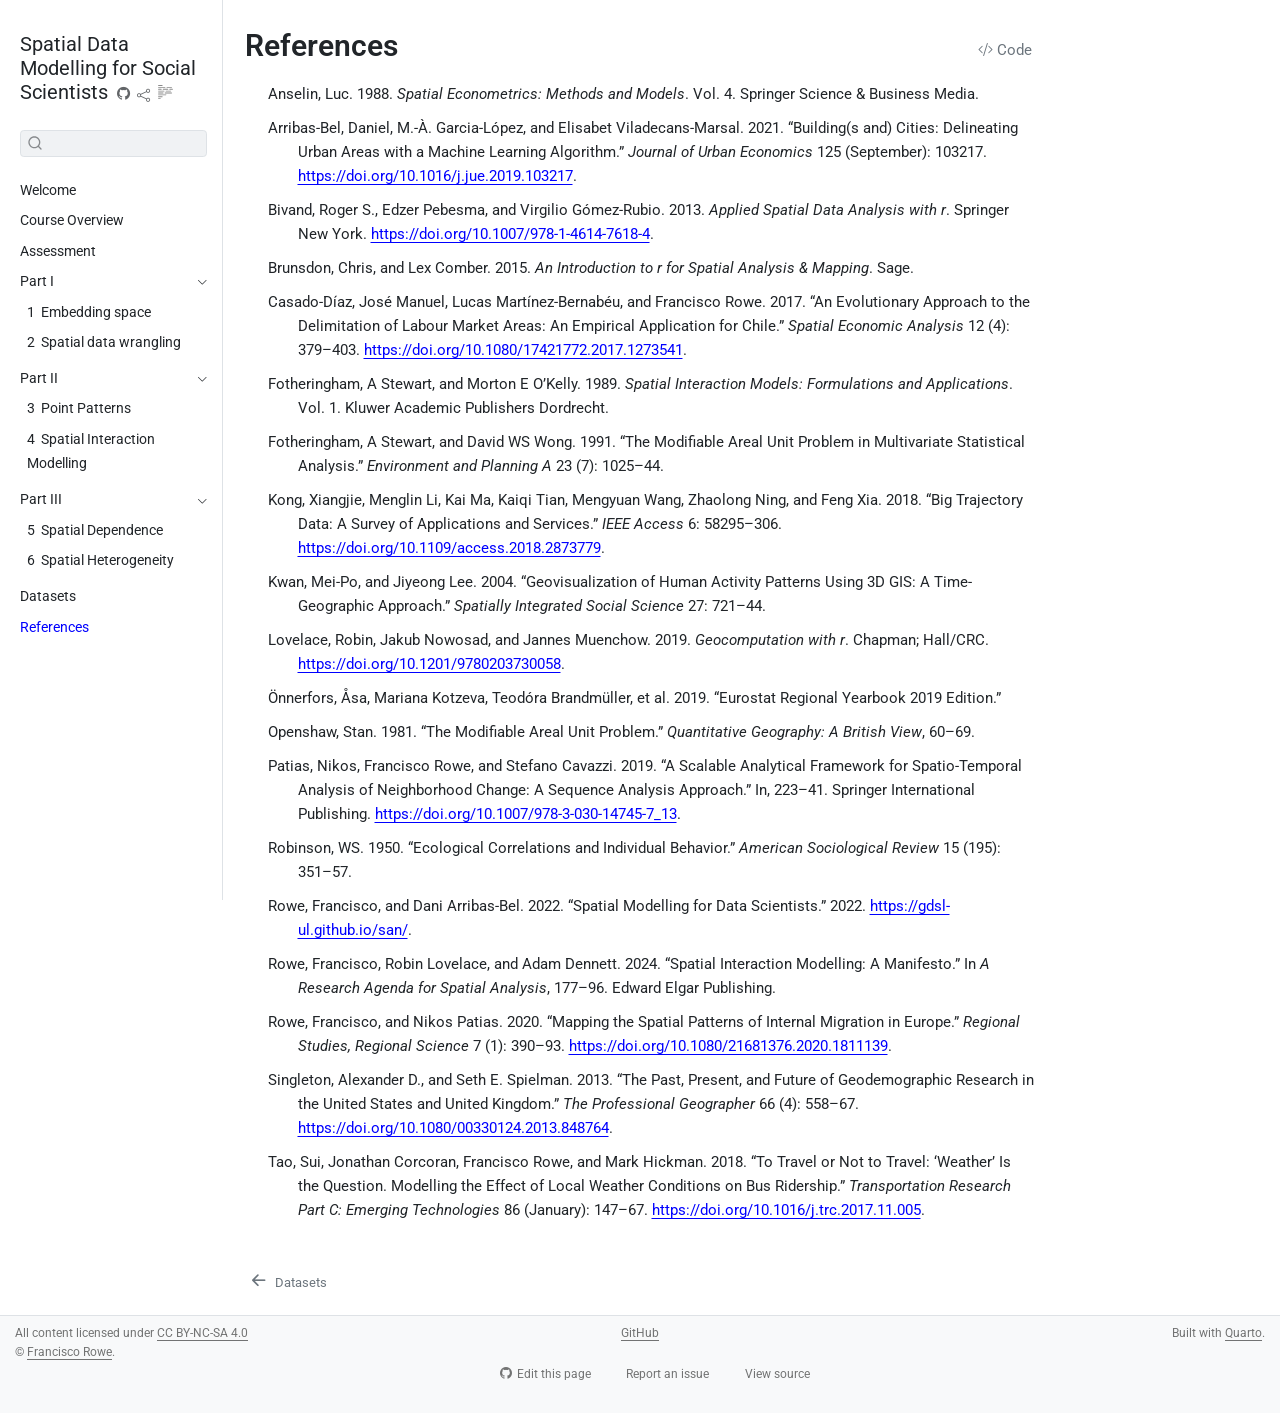
<file: docs/references.html>
<!DOCTYPE html>
<html xmlns="http://www.w3.org/1999/xhtml" lang="en" xml:lang="en"><head>

<meta charset="utf-8">
<meta name="generator" content="quarto-1.8.26">

<meta name="viewport" content="width=device-width, initial-scale=1.0, user-scalable=yes">


<title>References – Spatial Data Modelling for Social Scientists</title>
<style>
code{white-space: pre-wrap;}
span.smallcaps{font-variant: small-caps;}
div.columns{display: flex; gap: min(4vw, 1.5em);}
div.column{flex: auto; overflow-x: auto;}
div.hanging-indent{margin-left: 1.5em; text-indent: -1.5em;}
ul.task-list{list-style: none;}
ul.task-list li input[type="checkbox"] {
  width: 0.8em;
  margin: 0 0.8em 0.2em -1em; /* quarto-specific, see https://github.com/quarto-dev/quarto-cli/issues/4556 */ 
  vertical-align: middle;
}
/* CSS for syntax highlighting */
html { -webkit-text-size-adjust: 100%; }
pre > code.sourceCode { white-space: pre; position: relative; }
pre > code.sourceCode > span { display: inline-block; line-height: 1.25; }
pre > code.sourceCode > span:empty { height: 1.2em; }
.sourceCode { overflow: visible; }
code.sourceCode > span { color: inherit; text-decoration: inherit; }
div.sourceCode { margin: 1em 0; }
pre.sourceCode { margin: 0; }
@media screen {
div.sourceCode { overflow: auto; }
}
@media print {
pre > code.sourceCode { white-space: pre-wrap; }
pre > code.sourceCode > span { text-indent: -5em; padding-left: 5em; }
}
pre.numberSource code
  { counter-reset: source-line 0; }
pre.numberSource code > span
  { position: relative; left: -4em; counter-increment: source-line; }
pre.numberSource code > span > a:first-child::before
  { content: counter(source-line);
    position: relative; left: -1em; text-align: right; vertical-align: baseline;
    border: none; display: inline-block;
    -webkit-touch-callout: none; -webkit-user-select: none;
    -khtml-user-select: none; -moz-user-select: none;
    -ms-user-select: none; user-select: none;
    padding: 0 4px; width: 4em;
  }
pre.numberSource { margin-left: 3em;  padding-left: 4px; }
div.sourceCode
  {   }
@media screen {
pre > code.sourceCode > span > a:first-child::before { text-decoration: underline; }
}
/* CSS for citations */
div.csl-bib-body { }
div.csl-entry {
  clear: both;
  margin-bottom: 0em;
}
.hanging-indent div.csl-entry {
  margin-left:2em;
  text-indent:-2em;
}
div.csl-left-margin {
  min-width:2em;
  float:left;
}
div.csl-right-inline {
  margin-left:2em;
  padding-left:1em;
}
div.csl-indent {
  margin-left: 2em;
}</style>


<script src="site_libs/quarto-nav/quarto-nav.js"></script>
<script src="site_libs/quarto-nav/headroom.min.js"></script>
<script src="site_libs/clipboard/clipboard.min.js"></script>
<script src="site_libs/quarto-search/autocomplete.umd.js"></script>
<script src="site_libs/quarto-search/fuse.min.js"></script>
<script src="site_libs/quarto-search/quarto-search.js"></script>
<meta name="quarto:offset" content="./">
<link href="./data.html" rel="prev">
<link href="./figs/cover/uruguay-course-logo.ico" rel="icon">
<script src="site_libs/quarto-html/quarto.js" type="module"></script>
<script src="site_libs/quarto-html/tabsets/tabsets.js" type="module"></script>
<script src="site_libs/quarto-html/axe/axe-check.js" type="module"></script>
<script src="site_libs/quarto-html/popper.min.js"></script>
<script src="site_libs/quarto-html/tippy.umd.min.js"></script>
<script src="site_libs/quarto-html/anchor.min.js"></script>
<link href="site_libs/quarto-html/tippy.css" rel="stylesheet">
<link href="site_libs/quarto-html/quarto-syntax-highlighting-3d62d204ba1604a696ce2d8f1e6896bb.css" rel="stylesheet" id="quarto-text-highlighting-styles">
<script src="site_libs/bootstrap/bootstrap.min.js"></script>
<link href="site_libs/bootstrap/bootstrap-icons.css" rel="stylesheet">
<link href="site_libs/bootstrap/bootstrap-e101a6dc663a546a5e09aa12163449fe.min.css" rel="stylesheet" append-hash="true" id="quarto-bootstrap" data-mode="light">
<script id="quarto-search-options" type="application/json">{
  "location": "sidebar",
  "copy-button": false,
  "collapse-after": 3,
  "panel-placement": "start",
  "type": "textbox",
  "limit": 50,
  "keyboard-shortcut": [
    "f",
    "/",
    "s"
  ],
  "show-item-context": false,
  "language": {
    "search-no-results-text": "No results",
    "search-matching-documents-text": "matching documents",
    "search-copy-link-title": "Copy link to search",
    "search-hide-matches-text": "Hide additional matches",
    "search-more-match-text": "more match in this document",
    "search-more-matches-text": "more matches in this document",
    "search-clear-button-title": "Clear",
    "search-text-placeholder": "",
    "search-detached-cancel-button-title": "Cancel",
    "search-submit-button-title": "Submit",
    "search-label": "Search"
  }
}</script>
<style>html{ scroll-behavior: smooth; }</style>


<meta name="twitter:title" content="References – Spatial Data Modelling for Social Scientists">
<meta name="twitter:creator" content="fcorowe">
<meta name="twitter:card" content="summary">
</head>

<body class="nav-sidebar docked quarto-light">

<div id="quarto-search-results"></div>
  <header id="quarto-header" class="headroom fixed-top">
  <nav class="quarto-secondary-nav">
    <div class="container-fluid d-flex">
      <button type="button" class="quarto-btn-toggle btn" data-bs-toggle="collapse" role="button" data-bs-target=".quarto-sidebar-collapse-item" aria-controls="quarto-sidebar" aria-expanded="false" aria-label="Toggle sidebar navigation" onclick="if (window.quartoToggleHeadroom) { window.quartoToggleHeadroom(); }">
        <i class="bi bi-layout-text-sidebar-reverse"></i>
      </button>
        <nav class="quarto-page-breadcrumbs" aria-label="breadcrumb"><ol class="breadcrumb"><li class="breadcrumb-item"><a href="./references.html">References</a></li></ol></nav>
        <a class="flex-grow-1" role="navigation" data-bs-toggle="collapse" data-bs-target=".quarto-sidebar-collapse-item" aria-controls="quarto-sidebar" aria-expanded="false" aria-label="Toggle sidebar navigation" onclick="if (window.quartoToggleHeadroom) { window.quartoToggleHeadroom(); }">      
        </a>
      <button type="button" class="btn quarto-search-button" aria-label="Search" onclick="window.quartoOpenSearch();">
        <i class="bi bi-search"></i>
      </button>
    </div>
  </nav>
</header>
<!-- content -->
<div id="quarto-content" class="quarto-container page-columns page-rows-contents page-layout-article">
<!-- sidebar -->
  <nav id="quarto-sidebar" class="sidebar collapse collapse-horizontal quarto-sidebar-collapse-item sidebar-navigation docked overflow-auto">
    <div class="pt-lg-2 mt-2 text-left sidebar-header">
    <div class="sidebar-title mb-0 py-0">
      <a href="./">Spatial Data Modelling for Social Scientists</a> 
        <div class="sidebar-tools-main tools-wide">
    <a href="https://github.com/fcorowe/smds_uruguay" title="Source Code" class="quarto-navigation-tool px-1" aria-label="Source Code"><i class="bi bi-github"></i></a>
    <div class="dropdown">
      <a href="" title="Share" id="quarto-navigation-tool-dropdown-0" class="quarto-navigation-tool dropdown-toggle px-1" data-bs-toggle="dropdown" aria-expanded="false" role="link" aria-label="Share"><i class="bi bi-share"></i></a>
      <ul class="dropdown-menu" aria-labelledby="quarto-navigation-tool-dropdown-0">
          <li>
            <a class="dropdown-item sidebar-tools-main-item" href="https://twitter.com/intent/tweet?url=|url|">
              <i class="bi bi-twitter pe-1"></i>
            Twitter
            </a>
          </li>
          <li>
            <a class="dropdown-item sidebar-tools-main-item" href="https://www.facebook.com/sharer/sharer.php?u=|url|">
              <i class="bi bi-facebook pe-1"></i>
            Facebook
            </a>
          </li>
      </ul>
    </div>
  <a href="" class="quarto-reader-toggle quarto-navigation-tool px-1" onclick="window.quartoToggleReader(); return false;" title="Toggle reader mode">
  <div class="quarto-reader-toggle-btn">
  <i class="bi"></i>
  </div>
</a>
</div>
    </div>
      </div>
        <div class="mt-2 flex-shrink-0 align-items-center">
        <div class="sidebar-search">
        <div id="quarto-search" class="" title="Search"></div>
        </div>
        </div>
    <div class="sidebar-menu-container"> 
    <ul class="list-unstyled mt-1">
        <li class="sidebar-item">
  <div class="sidebar-item-container"> 
  <a href="./index.html" class="sidebar-item-text sidebar-link">
 <span class="menu-text">Welcome</span></a>
  </div>
</li>
        <li class="sidebar-item">
  <div class="sidebar-item-container"> 
  <a href="./course-overview.html" class="sidebar-item-text sidebar-link">
 <span class="menu-text">Course Overview</span></a>
  </div>
</li>
        <li class="sidebar-item">
  <div class="sidebar-item-container"> 
  <a href="./assessment.html" class="sidebar-item-text sidebar-link">
 <span class="menu-text">Assessment</span></a>
  </div>
</li>
        <li class="sidebar-item sidebar-item-section">
      <div class="sidebar-item-container"> 
            <a class="sidebar-item-text sidebar-link text-start" data-bs-toggle="collapse" data-bs-target="#quarto-sidebar-section-1" role="navigation" aria-expanded="true">
 <span class="menu-text">Part I</span></a>
          <a class="sidebar-item-toggle text-start" data-bs-toggle="collapse" data-bs-target="#quarto-sidebar-section-1" role="navigation" aria-expanded="true" aria-label="Toggle section">
            <i class="bi bi-chevron-right ms-2"></i>
          </a> 
      </div>
      <ul id="quarto-sidebar-section-1" class="collapse list-unstyled sidebar-section depth1 show">  
          <li class="sidebar-item">
  <div class="sidebar-item-container"> 
  <a href="./01-embedding-space.html" class="sidebar-item-text sidebar-link">
 <span class="menu-text"><span class="chapter-number">1</span>&nbsp; <span class="chapter-title">Embedding space</span></span></a>
  </div>
</li>
          <li class="sidebar-item">
  <div class="sidebar-item-container"> 
  <a href="./02-spatial-data-wrangling.html" class="sidebar-item-text sidebar-link">
 <span class="menu-text"><span class="chapter-number">2</span>&nbsp; <span class="chapter-title">Spatial data wrangling</span></span></a>
  </div>
</li>
      </ul>
  </li>
        <li class="sidebar-item sidebar-item-section">
      <div class="sidebar-item-container"> 
            <a class="sidebar-item-text sidebar-link text-start" data-bs-toggle="collapse" data-bs-target="#quarto-sidebar-section-2" role="navigation" aria-expanded="true">
 <span class="menu-text">Part II</span></a>
          <a class="sidebar-item-toggle text-start" data-bs-toggle="collapse" data-bs-target="#quarto-sidebar-section-2" role="navigation" aria-expanded="true" aria-label="Toggle section">
            <i class="bi bi-chevron-right ms-2"></i>
          </a> 
      </div>
      <ul id="quarto-sidebar-section-2" class="collapse list-unstyled sidebar-section depth1 show">  
          <li class="sidebar-item">
  <div class="sidebar-item-container"> 
  <a href="./03-points.html" class="sidebar-item-text sidebar-link">
 <span class="menu-text"><span class="chapter-number">3</span>&nbsp; <span class="chapter-title">Point Patterns</span></span></a>
  </div>
</li>
          <li class="sidebar-item">
  <div class="sidebar-item-container"> 
  <a href="./04-spatial-interaction-model.html" class="sidebar-item-text sidebar-link">
 <span class="menu-text"><span class="chapter-number">4</span>&nbsp; <span class="chapter-title">Spatial Interaction Modelling</span></span></a>
  </div>
</li>
      </ul>
  </li>
        <li class="sidebar-item sidebar-item-section">
      <div class="sidebar-item-container"> 
            <a class="sidebar-item-text sidebar-link text-start" data-bs-toggle="collapse" data-bs-target="#quarto-sidebar-section-3" role="navigation" aria-expanded="true">
 <span class="menu-text">Part III</span></a>
          <a class="sidebar-item-toggle text-start" data-bs-toggle="collapse" data-bs-target="#quarto-sidebar-section-3" role="navigation" aria-expanded="true" aria-label="Toggle section">
            <i class="bi bi-chevron-right ms-2"></i>
          </a> 
      </div>
      <ul id="quarto-sidebar-section-3" class="collapse list-unstyled sidebar-section depth1 show">  
          <li class="sidebar-item">
  <div class="sidebar-item-container"> 
  <a href="./05-spatial-dependence.html" class="sidebar-item-text sidebar-link">
 <span class="menu-text"><span class="chapter-number">5</span>&nbsp; <span class="chapter-title">Spatial Dependence</span></span></a>
  </div>
</li>
          <li class="sidebar-item">
  <div class="sidebar-item-container"> 
  <a href="./06-spatial-heterogeneity.html" class="sidebar-item-text sidebar-link">
 <span class="menu-text"><span class="chapter-number">6</span>&nbsp; <span class="chapter-title">Spatial Heterogeneity</span></span></a>
  </div>
</li>
      </ul>
  </li>
        <li class="sidebar-item">
  <div class="sidebar-item-container"> 
  <a href="./data.html" class="sidebar-item-text sidebar-link">
 <span class="menu-text">Datasets</span></a>
  </div>
</li>
        <li class="sidebar-item">
  <div class="sidebar-item-container"> 
  <a href="./references.html" class="sidebar-item-text sidebar-link active">
 <span class="menu-text">References</span></a>
  </div>
</li>
    </ul>
    </div>
</nav>
<div id="quarto-sidebar-glass" class="quarto-sidebar-collapse-item" data-bs-toggle="collapse" data-bs-target=".quarto-sidebar-collapse-item"></div>
<!-- margin-sidebar -->
    <div id="quarto-margin-sidebar" class="sidebar margin-sidebar zindex-bottom">
        
    </div>
<!-- main -->
<main class="content" id="quarto-document-content">

<header id="title-block-header" class="quarto-title-block default">
<div class="quarto-title">
<div class="quarto-title-block"><div><h1 class="title">References</h1><button type="button" class="btn code-tools-button" id="quarto-code-tools-source"><i class="bi"></i> Code</button></div></div>
</div>



<div class="quarto-title-meta">

    
  
    
  </div>
  


</header>


<div id="refs" class="references csl-bib-body hanging-indent" data-entry-spacing="0" role="list">
<div id="ref-anselin1988spatial" class="csl-entry" role="listitem">
Anselin, Luc. 1988. <em>Spatial Econometrics: Methods and Models</em>.
Vol. 4. Springer Science &amp; Business Media.
</div>
<div id="ref-arribas-bel2021" class="csl-entry" role="listitem">
Arribas-Bel, Daniel, M.-À. Garcia-López, and Elisabet Viladecans-Marsal.
2021. <span>“Building(s and) Cities: Delineating Urban Areas with a
Machine Learning Algorithm.”</span> <em>Journal of Urban Economics</em>
125 (September): 103217. <a href="https://doi.org/10.1016/j.jue.2019.103217">https://doi.org/10.1016/j.jue.2019.103217</a>.
</div>
<div id="ref-bivand2013" class="csl-entry" role="listitem">
Bivand, Roger S., Edzer Pebesma, and Virgilio Gómez-Rubio. 2013.
<em>Applied Spatial Data Analysis with r</em>. Springer New York. <a href="https://doi.org/10.1007/978-1-4614-7618-4">https://doi.org/10.1007/978-1-4614-7618-4</a>.
</div>
<div id="ref-comber2015" class="csl-entry" role="listitem">
Brunsdon, Chris, and Lex Comber. 2015. <em>An Introduction to r for
Spatial Analysis &amp; Mapping</em>. Sage.
</div>
<div id="ref-casado-díaz2017" class="csl-entry" role="listitem">
Casado-Díaz, José Manuel, Lucas Martínez-Bernabéu, and Francisco Rowe.
2017. <span>“An Evolutionary Approach to the Delimitation of Labour
Market Areas: An Empirical Application for Chile.”</span> <em>Spatial
Economic Analysis</em> 12 (4): 379–403. <a href="https://doi.org/10.1080/17421772.2017.1273541">https://doi.org/10.1080/17421772.2017.1273541</a>.
</div>
<div id="ref-fotheringham1989spatial" class="csl-entry" role="listitem">
Fotheringham, A Stewart, and Morton E O’Kelly. 1989. <em>Spatial
Interaction Models: Formulations and Applications</em>. Vol. 1. Kluwer
Academic Publishers Dordrecht.
</div>
<div id="ref-fotheringham1991modifiable" class="csl-entry" role="listitem">
Fotheringham, A Stewart, and David WS Wong. 1991. <span>“The Modifiable
Areal Unit Problem in Multivariate Statistical Analysis.”</span>
<em>Environment and Planning A</em> 23 (7): 1025–44.
</div>
<div id="ref-kong2018" class="csl-entry" role="listitem">
Kong, Xiangjie, Menglin Li, Kai Ma, Kaiqi Tian, Mengyuan Wang, Zhaolong
Ning, and Feng Xia. 2018. <span>“Big Trajectory Data: A Survey of
Applications and Services.”</span> <em>IEEE Access</em> 6: 58295–306. <a href="https://doi.org/10.1109/access.2018.2873779">https://doi.org/10.1109/access.2018.2873779</a>.
</div>
<div id="ref-kwan2004geovisualization" class="csl-entry" role="listitem">
Kwan, Mei-Po, and Jiyeong Lee. 2004. <span>“Geovisualization of Human
Activity Patterns Using 3D GIS: A Time-Geographic Approach.”</span>
<em>Spatially Integrated Social Science</em> 27: 721–44.
</div>
<div id="ref-lovelace2019" class="csl-entry" role="listitem">
Lovelace, Robin, Jakub Nowosad, and Jannes Muenchow. 2019.
<em>Geocomputation with r</em>. Chapman; Hall/CRC. <a href="https://doi.org/10.1201/9780203730058">https://doi.org/10.1201/9780203730058</a>.
</div>
<div id="ref-onnerfors2019eurostat" class="csl-entry" role="listitem">
Önnerfors, Åsa, Mariana Kotzeva, Teodóra Brandmüller, et al. 2019.
<span>“Eurostat Regional Yearbook 2019 Edition.”</span>
</div>
<div id="ref-openshaw1981modifiable" class="csl-entry" role="listitem">
Openshaw, Stan. 1981. <span>“The Modifiable Areal Unit Problem.”</span>
<em>Quantitative Geography: A British View</em>, 60–69.
</div>
<div id="ref-patias2019" class="csl-entry" role="listitem">
Patias, Nikos, Francisco Rowe, and Stefano Cavazzi. 2019. <span>“A
Scalable Analytical Framework for Spatio-Temporal Analysis of
Neighborhood Change: A Sequence Analysis Approach.”</span> In, 223–41.
Springer International Publishing. <a href="https://doi.org/10.1007/978-3-030-14745-7_13">https://doi.org/10.1007/978-3-030-14745-7_13</a>.
</div>
<div id="ref-robinson1950ecological" class="csl-entry" role="listitem">
Robinson, WS. 1950. <span>“Ecological Correlations and Individual
Behavior.”</span> <em>American Sociological Review</em> 15 (195):
351–57.
</div>
<div id="ref-rowe_arribas_2022" class="csl-entry" role="listitem">
Rowe, Francisco, and Dani Arribas-Bel. 2022. <span>“Spatial Modelling
for Data Scientists.”</span> 2022. <a href="https://gdsl-ul.github.io/san/">https://gdsl-ul.github.io/san/</a>.
</div>
<div id="ref-rowe2024spatial" class="csl-entry" role="listitem">
Rowe, Francisco, Robin Lovelace, and Adam Dennett. 2024. <span>“Spatial
Interaction Modelling: A Manifesto.”</span> In <em>A Research Agenda for
Spatial Analysis</em>, 177–96. Edward Elgar Publishing.
</div>
<div id="ref-rowe2020" class="csl-entry" role="listitem">
Rowe, Francisco, and Nikos Patias. 2020. <span>“Mapping the Spatial
Patterns of Internal Migration in Europe.”</span> <em>Regional Studies,
Regional Science</em> 7 (1): 390–93. <a href="https://doi.org/10.1080/21681376.2020.1811139">https://doi.org/10.1080/21681376.2020.1811139</a>.
</div>
<div id="ref-singleton2013" class="csl-entry" role="listitem">
Singleton, Alexander D., and Seth E. Spielman. 2013. <span>“The Past,
Present, and Future of Geodemographic Research in the United States and
United Kingdom.”</span> <em>The Professional Geographer</em> 66 (4):
558–67. <a href="https://doi.org/10.1080/00330124.2013.848764">https://doi.org/10.1080/00330124.2013.848764</a>.
</div>
<div id="ref-tao2018" class="csl-entry" role="listitem">
Tao, Sui, Jonathan Corcoran, Francisco Rowe, and Mark Hickman. 2018.
<span>“To Travel or Not to Travel: <span>‘</span>Weather<span>’</span>
Is the Question. Modelling the Effect of Local Weather Conditions on Bus
Ridership.”</span> <em>Transportation Research Part C: Emerging
Technologies</em> 86 (January): 147–67. <a href="https://doi.org/10.1016/j.trc.2017.11.005">https://doi.org/10.1016/j.trc.2017.11.005</a>.
</div>
</div>


<!-- -->


</main> <!-- /main -->
<script id="quarto-html-after-body" type="application/javascript">
  window.document.addEventListener("DOMContentLoaded", function (event) {
    const icon = "";
    const anchorJS = new window.AnchorJS();
    anchorJS.options = {
      placement: 'right',
      icon: icon
    };
    anchorJS.add('.anchored');
    const isCodeAnnotation = (el) => {
      for (const clz of el.classList) {
        if (clz.startsWith('code-annotation-')) {                     
          return true;
        }
      }
      return false;
    }
    const onCopySuccess = function(e) {
      // button target
      const button = e.trigger;
      // don't keep focus
      button.blur();
      // flash "checked"
      button.classList.add('code-copy-button-checked');
      var currentTitle = button.getAttribute("title");
      button.setAttribute("title", "Copied!");
      let tooltip;
      if (window.bootstrap) {
        button.setAttribute("data-bs-toggle", "tooltip");
        button.setAttribute("data-bs-placement", "left");
        button.setAttribute("data-bs-title", "Copied!");
        tooltip = new bootstrap.Tooltip(button, 
          { trigger: "manual", 
            customClass: "code-copy-button-tooltip",
            offset: [0, -8]});
        tooltip.show();    
      }
      setTimeout(function() {
        if (tooltip) {
          tooltip.hide();
          button.removeAttribute("data-bs-title");
          button.removeAttribute("data-bs-toggle");
          button.removeAttribute("data-bs-placement");
        }
        button.setAttribute("title", currentTitle);
        button.classList.remove('code-copy-button-checked');
      }, 1000);
      // clear code selection
      e.clearSelection();
    }
    const getTextToCopy = function(trigger) {
      const outerScaffold = trigger.parentElement.cloneNode(true);
      const codeEl = outerScaffold.querySelector('code');
      for (const childEl of codeEl.children) {
        if (isCodeAnnotation(childEl)) {
          childEl.remove();
        }
      }
      return codeEl.innerText;
    }
    const clipboard = new window.ClipboardJS('.code-copy-button:not([data-in-quarto-modal])', {
      text: getTextToCopy
    });
    clipboard.on('success', onCopySuccess);
    if (window.document.getElementById('quarto-embedded-source-code-modal')) {
      const clipboardModal = new window.ClipboardJS('.code-copy-button[data-in-quarto-modal]', {
        text: getTextToCopy,
        container: window.document.getElementById('quarto-embedded-source-code-modal')
      });
      clipboardModal.on('success', onCopySuccess);
    }
    const viewSource = window.document.getElementById('quarto-view-source') ||
                       window.document.getElementById('quarto-code-tools-source');
    if (viewSource) {
      const sourceUrl = viewSource.getAttribute("data-quarto-source-url");
      viewSource.addEventListener("click", function(e) {
        if (sourceUrl) {
          // rstudio viewer pane
          if (/\bcapabilities=\b/.test(window.location)) {
            window.open(sourceUrl);
          } else {
            window.location.href = sourceUrl;
          }
        } else {
          const modal = new bootstrap.Modal(document.getElementById('quarto-embedded-source-code-modal'));
          modal.show();
        }
        return false;
      });
    }
    function toggleCodeHandler(show) {
      return function(e) {
        const detailsSrc = window.document.querySelectorAll(".cell > details > .sourceCode");
        for (let i=0; i<detailsSrc.length; i++) {
          const details = detailsSrc[i].parentElement;
          if (show) {
            details.open = true;
          } else {
            details.removeAttribute("open");
          }
        }
        const cellCodeDivs = window.document.querySelectorAll(".cell > .sourceCode");
        const fromCls = show ? "hidden" : "unhidden";
        const toCls = show ? "unhidden" : "hidden";
        for (let i=0; i<cellCodeDivs.length; i++) {
          const codeDiv = cellCodeDivs[i];
          if (codeDiv.classList.contains(fromCls)) {
            codeDiv.classList.remove(fromCls);
            codeDiv.classList.add(toCls);
          } 
        }
        return false;
      }
    }
    const hideAllCode = window.document.getElementById("quarto-hide-all-code");
    if (hideAllCode) {
      hideAllCode.addEventListener("click", toggleCodeHandler(false));
    }
    const showAllCode = window.document.getElementById("quarto-show-all-code");
    if (showAllCode) {
      showAllCode.addEventListener("click", toggleCodeHandler(true));
    }
      var localhostRegex = new RegExp(/^(?:http|https):\/\/localhost\:?[0-9]*\//);
      var mailtoRegex = new RegExp(/^mailto:/);
        var filterRegex = new RegExp('/' + window.location.host + '/');
      var isInternal = (href) => {
          return filterRegex.test(href) || localhostRegex.test(href) || mailtoRegex.test(href);
      }
      // Inspect non-navigation links and adorn them if external
     var links = window.document.querySelectorAll('a[href]:not(.nav-link):not(.navbar-brand):not(.toc-action):not(.sidebar-link):not(.sidebar-item-toggle):not(.pagination-link):not(.no-external):not([aria-hidden]):not(.dropdown-item):not(.quarto-navigation-tool):not(.about-link)');
      for (var i=0; i<links.length; i++) {
        const link = links[i];
        if (!isInternal(link.href)) {
          // undo the damage that might have been done by quarto-nav.js in the case of
          // links that we want to consider external
          if (link.dataset.originalHref !== undefined) {
            link.href = link.dataset.originalHref;
          }
        }
      }
    function tippyHover(el, contentFn, onTriggerFn, onUntriggerFn) {
      const config = {
        allowHTML: true,
        maxWidth: 500,
        delay: 100,
        arrow: false,
        appendTo: function(el) {
            return el.parentElement;
        },
        interactive: true,
        interactiveBorder: 10,
        theme: 'quarto',
        placement: 'bottom-start',
      };
      if (contentFn) {
        config.content = contentFn;
      }
      if (onTriggerFn) {
        config.onTrigger = onTriggerFn;
      }
      if (onUntriggerFn) {
        config.onUntrigger = onUntriggerFn;
      }
      window.tippy(el, config); 
    }
    const noterefs = window.document.querySelectorAll('a[role="doc-noteref"]');
    for (var i=0; i<noterefs.length; i++) {
      const ref = noterefs[i];
      tippyHover(ref, function() {
        // use id or data attribute instead here
        let href = ref.getAttribute('data-footnote-href') || ref.getAttribute('href');
        try { href = new URL(href).hash; } catch {}
        const id = href.replace(/^#\/?/, "");
        const note = window.document.getElementById(id);
        if (note) {
          return note.innerHTML;
        } else {
          return "";
        }
      });
    }
    const xrefs = window.document.querySelectorAll('a.quarto-xref');
    const processXRef = (id, note) => {
      // Strip column container classes
      const stripColumnClz = (el) => {
        el.classList.remove("page-full", "page-columns");
        if (el.children) {
          for (const child of el.children) {
            stripColumnClz(child);
          }
        }
      }
      stripColumnClz(note)
      if (id === null || id.startsWith('sec-')) {
        // Special case sections, only their first couple elements
        const container = document.createElement("div");
        if (note.children && note.children.length > 2) {
          container.appendChild(note.children[0].cloneNode(true));
          for (let i = 1; i < note.children.length; i++) {
            const child = note.children[i];
            if (child.tagName === "P" && child.innerText === "") {
              continue;
            } else {
              container.appendChild(child.cloneNode(true));
              break;
            }
          }
          if (window.Quarto?.typesetMath) {
            window.Quarto.typesetMath(container);
          }
          return container.innerHTML
        } else {
          if (window.Quarto?.typesetMath) {
            window.Quarto.typesetMath(note);
          }
          return note.innerHTML;
        }
      } else {
        // Remove any anchor links if they are present
        const anchorLink = note.querySelector('a.anchorjs-link');
        if (anchorLink) {
          anchorLink.remove();
        }
        if (window.Quarto?.typesetMath) {
          window.Quarto.typesetMath(note);
        }
        if (note.classList.contains("callout")) {
          return note.outerHTML;
        } else {
          return note.innerHTML;
        }
      }
    }
    for (var i=0; i<xrefs.length; i++) {
      const xref = xrefs[i];
      tippyHover(xref, undefined, function(instance) {
        instance.disable();
        let url = xref.getAttribute('href');
        let hash = undefined; 
        if (url.startsWith('#')) {
          hash = url;
        } else {
          try { hash = new URL(url).hash; } catch {}
        }
        if (hash) {
          const id = hash.replace(/^#\/?/, "");
          const note = window.document.getElementById(id);
          if (note !== null) {
            try {
              const html = processXRef(id, note.cloneNode(true));
              instance.setContent(html);
            } finally {
              instance.enable();
              instance.show();
            }
          } else {
            // See if we can fetch this
            fetch(url.split('#')[0])
            .then(res => res.text())
            .then(html => {
              const parser = new DOMParser();
              const htmlDoc = parser.parseFromString(html, "text/html");
              const note = htmlDoc.getElementById(id);
              if (note !== null) {
                const html = processXRef(id, note);
                instance.setContent(html);
              } 
            }).finally(() => {
              instance.enable();
              instance.show();
            });
          }
        } else {
          // See if we can fetch a full url (with no hash to target)
          // This is a special case and we should probably do some content thinning / targeting
          fetch(url)
          .then(res => res.text())
          .then(html => {
            const parser = new DOMParser();
            const htmlDoc = parser.parseFromString(html, "text/html");
            const note = htmlDoc.querySelector('main.content');
            if (note !== null) {
              // This should only happen for chapter cross references
              // (since there is no id in the URL)
              // remove the first header
              if (note.children.length > 0 && note.children[0].tagName === "HEADER") {
                note.children[0].remove();
              }
              const html = processXRef(null, note);
              instance.setContent(html);
            } 
          }).finally(() => {
            instance.enable();
            instance.show();
          });
        }
      }, function(instance) {
      });
    }
        let selectedAnnoteEl;
        const selectorForAnnotation = ( cell, annotation) => {
          let cellAttr = 'data-code-cell="' + cell + '"';
          let lineAttr = 'data-code-annotation="' +  annotation + '"';
          const selector = 'span[' + cellAttr + '][' + lineAttr + ']';
          return selector;
        }
        const selectCodeLines = (annoteEl) => {
          const doc = window.document;
          const targetCell = annoteEl.getAttribute("data-target-cell");
          const targetAnnotation = annoteEl.getAttribute("data-target-annotation");
          const annoteSpan = window.document.querySelector(selectorForAnnotation(targetCell, targetAnnotation));
          const lines = annoteSpan.getAttribute("data-code-lines").split(",");
          const lineIds = lines.map((line) => {
            return targetCell + "-" + line;
          })
          let top = null;
          let height = null;
          let parent = null;
          if (lineIds.length > 0) {
              //compute the position of the single el (top and bottom and make a div)
              const el = window.document.getElementById(lineIds[0]);
              top = el.offsetTop;
              height = el.offsetHeight;
              parent = el.parentElement.parentElement;
            if (lineIds.length > 1) {
              const lastEl = window.document.getElementById(lineIds[lineIds.length - 1]);
              const bottom = lastEl.offsetTop + lastEl.offsetHeight;
              height = bottom - top;
            }
            if (top !== null && height !== null && parent !== null) {
              // cook up a div (if necessary) and position it 
              let div = window.document.getElementById("code-annotation-line-highlight");
              if (div === null) {
                div = window.document.createElement("div");
                div.setAttribute("id", "code-annotation-line-highlight");
                div.style.position = 'absolute';
                parent.appendChild(div);
              }
              div.style.top = top - 2 + "px";
              div.style.height = height + 4 + "px";
              div.style.left = 0;
              let gutterDiv = window.document.getElementById("code-annotation-line-highlight-gutter");
              if (gutterDiv === null) {
                gutterDiv = window.document.createElement("div");
                gutterDiv.setAttribute("id", "code-annotation-line-highlight-gutter");
                gutterDiv.style.position = 'absolute';
                const codeCell = window.document.getElementById(targetCell);
                const gutter = codeCell.querySelector('.code-annotation-gutter');
                gutter.appendChild(gutterDiv);
              }
              gutterDiv.style.top = top - 2 + "px";
              gutterDiv.style.height = height + 4 + "px";
            }
            selectedAnnoteEl = annoteEl;
          }
        };
        const unselectCodeLines = () => {
          const elementsIds = ["code-annotation-line-highlight", "code-annotation-line-highlight-gutter"];
          elementsIds.forEach((elId) => {
            const div = window.document.getElementById(elId);
            if (div) {
              div.remove();
            }
          });
          selectedAnnoteEl = undefined;
        };
          // Handle positioning of the toggle
      window.addEventListener(
        "resize",
        throttle(() => {
          elRect = undefined;
          if (selectedAnnoteEl) {
            selectCodeLines(selectedAnnoteEl);
          }
        }, 10)
      );
      function throttle(fn, ms) {
      let throttle = false;
      let timer;
        return (...args) => {
          if(!throttle) { // first call gets through
              fn.apply(this, args);
              throttle = true;
          } else { // all the others get throttled
              if(timer) clearTimeout(timer); // cancel #2
              timer = setTimeout(() => {
                fn.apply(this, args);
                timer = throttle = false;
              }, ms);
          }
        };
      }
        // Attach click handler to the DT
        const annoteDls = window.document.querySelectorAll('dt[data-target-cell]');
        for (const annoteDlNode of annoteDls) {
          annoteDlNode.addEventListener('click', (event) => {
            const clickedEl = event.target;
            if (clickedEl !== selectedAnnoteEl) {
              unselectCodeLines();
              const activeEl = window.document.querySelector('dt[data-target-cell].code-annotation-active');
              if (activeEl) {
                activeEl.classList.remove('code-annotation-active');
              }
              selectCodeLines(clickedEl);
              clickedEl.classList.add('code-annotation-active');
            } else {
              // Unselect the line
              unselectCodeLines();
              clickedEl.classList.remove('code-annotation-active');
            }
          });
        }
    const findCites = (el) => {
      const parentEl = el.parentElement;
      if (parentEl) {
        const cites = parentEl.dataset.cites;
        if (cites) {
          return {
            el,
            cites: cites.split(' ')
          };
        } else {
          return findCites(el.parentElement)
        }
      } else {
        return undefined;
      }
    };
    var bibliorefs = window.document.querySelectorAll('a[role="doc-biblioref"]');
    for (var i=0; i<bibliorefs.length; i++) {
      const ref = bibliorefs[i];
      const citeInfo = findCites(ref);
      if (citeInfo) {
        tippyHover(citeInfo.el, function() {
          var popup = window.document.createElement('div');
          citeInfo.cites.forEach(function(cite) {
            var citeDiv = window.document.createElement('div');
            citeDiv.classList.add('hanging-indent');
            citeDiv.classList.add('csl-entry');
            var biblioDiv = window.document.getElementById('ref-' + cite);
            if (biblioDiv) {
              citeDiv.innerHTML = biblioDiv.innerHTML;
            }
            popup.appendChild(citeDiv);
          });
          return popup.innerHTML;
        });
      }
    }
  });
  </script>
<nav class="page-navigation">
  <div class="nav-page nav-page-previous">
      <a href="./data.html" class="pagination-link" aria-label="Datasets">
        <i class="bi bi-arrow-left-short"></i> <span class="nav-page-text">Datasets</span>
      </a>          
  </div>
  <div class="nav-page nav-page-next">
  </div>
</nav><div class="modal fade" id="quarto-embedded-source-code-modal" tabindex="-1" aria-labelledby="quarto-embedded-source-code-modal-label" aria-hidden="true"><div class="modal-dialog modal-dialog-scrollable"><div class="modal-content"><div class="modal-header"><h5 class="modal-title" id="quarto-embedded-source-code-modal-label">Source Code</h5><button class="btn-close" data-bs-dismiss="modal"></button></div><div class="modal-body"><div class="">
<div class="code-copy-outer-scaffold"><div class="sourceCode" id="cb1" data-shortcodes="false"><pre class="sourceCode markdown code-with-copy"><code class="sourceCode markdown"><span id="cb1-1"><a href="#cb1-1" aria-hidden="true" tabindex="-1"></a><span class="co">---</span></span>
<span id="cb1-2"><a href="#cb1-2" aria-hidden="true" tabindex="-1"></a><span class="an">nocite:</span><span class="co"> |</span></span>
<span id="cb1-3"><a href="#cb1-3" aria-hidden="true" tabindex="-1"></a><span class="co">  @rowe2020</span></span>
<span id="cb1-4"><a href="#cb1-4" aria-hidden="true" tabindex="-1"></a><span class="co">  @fotheringham1989spatial</span></span>
<span id="cb1-5"><a href="#cb1-5" aria-hidden="true" tabindex="-1"></a><span class="co">  @lovelace2019</span></span>
<span id="cb1-6"><a href="#cb1-6" aria-hidden="true" tabindex="-1"></a><span class="co">  @bivand2013</span></span>
<span id="cb1-7"><a href="#cb1-7" aria-hidden="true" tabindex="-1"></a><span class="co">  @arribas2014spatial</span></span>
<span id="cb1-8"><a href="#cb1-8" aria-hidden="true" tabindex="-1"></a><span class="co">  @comber2015</span></span>
<span id="cb1-9"><a href="#cb1-9" aria-hidden="true" tabindex="-1"></a><span class="co">  @anselin1988spatial</span></span>
<span id="cb1-10"><a href="#cb1-10" aria-hidden="true" tabindex="-1"></a><span class="co">  @onnerfors2019eurostat</span></span>
<span id="cb1-11"><a href="#cb1-11" aria-hidden="true" tabindex="-1"></a><span class="co">  @tao2018</span></span>
<span id="cb1-12"><a href="#cb1-12" aria-hidden="true" tabindex="-1"></a><span class="co">  @kwan2004geovisualization</span></span>
<span id="cb1-13"><a href="#cb1-13" aria-hidden="true" tabindex="-1"></a><span class="co">  @kong2018</span></span>
<span id="cb1-14"><a href="#cb1-14" aria-hidden="true" tabindex="-1"></a><span class="co">  @openshaw1981modifiable</span></span>
<span id="cb1-15"><a href="#cb1-15" aria-hidden="true" tabindex="-1"></a><span class="co">  @fotheringham1991modifiable</span></span>
<span id="cb1-16"><a href="#cb1-16" aria-hidden="true" tabindex="-1"></a><span class="co">  @casado-díaz2017</span></span>
<span id="cb1-17"><a href="#cb1-17" aria-hidden="true" tabindex="-1"></a><span class="co">  @arribas-bel2021</span></span>
<span id="cb1-18"><a href="#cb1-18" aria-hidden="true" tabindex="-1"></a><span class="co">  @singleton2013</span></span>
<span id="cb1-19"><a href="#cb1-19" aria-hidden="true" tabindex="-1"></a><span class="co">  @patias2019</span></span>
<span id="cb1-20"><a href="#cb1-20" aria-hidden="true" tabindex="-1"></a><span class="co">  @robinson1950ecological</span></span>
<span id="cb1-21"><a href="#cb1-21" aria-hidden="true" tabindex="-1"></a><span class="co">---</span></span>
<span id="cb1-22"><a href="#cb1-22" aria-hidden="true" tabindex="-1"></a></span>
<span id="cb1-23"><a href="#cb1-23" aria-hidden="true" tabindex="-1"></a><span class="fu"># References {.unnumbered}</span></span>
<span id="cb1-24"><a href="#cb1-24" aria-hidden="true" tabindex="-1"></a></span>
<span id="cb1-25"><a href="#cb1-25" aria-hidden="true" tabindex="-1"></a>::: {#refs}</span>
<span id="cb1-26"><a href="#cb1-26" aria-hidden="true" tabindex="-1"></a>:::</span></code></pre></div><button title="Copy to Clipboard" class="code-copy-button" data-in-quarto-modal=""><i class="bi"></i></button></div>
</div></div></div></div></div>
</div> <!-- /content -->
<footer class="footer">
  <div class="nav-footer">
    <div class="nav-footer-left">
<p>All content licensed under <a href="https://creativecommons.org/licenses/by-nc-sa/4.0/">CC BY-NC-SA 4.0</a> <br> © <a href="https://www.franciscorowe.com">Francisco Rowe</a>.</p>
</div>   
    <div class="nav-footer-center">
<p><a href="https://github.com/fcorowe/smds_uruguay">GitHub</a></p>
<div class="toc-actions"><ul><li><a href="https://github.com/fcorowe/smds_uruguay/edit/main/references.qmd" class="toc-action"><i class="bi bi-github"></i>Edit this page</a></li><li><a href="https://github.com/fcorowe/smds_uruguay/issues/new" class="toc-action"><i class="bi empty"></i>Report an issue</a></li><li><a href="https://github.com/fcorowe/smds_uruguay/blob/main/references.qmd" class="toc-action"><i class="bi empty"></i>View source</a></li></ul></div></div>
    <div class="nav-footer-right">
<p>Built with <a href="https://quarto.org/">Quarto</a>.</p>
</div>
  </div>
</footer>




<script src="site_libs/quarto-html/zenscroll-min.js"></script>
</body></html>
</file>
<file: docs/site_libs/quarto-html/tippy.css>
.tippy-box[data-animation=fade][data-state=hidden]{opacity:0}[data-tippy-root]{max-width:calc(100vw - 10px)}.tippy-box{position:relative;background-color:#333;color:#fff;border-radius:4px;font-size:14px;line-height:1.4;white-space:normal;outline:0;transition-property:transform,visibility,opacity}.tippy-box[data-placement^=top]>.tippy-arrow{bottom:0}.tippy-box[data-placement^=top]>.tippy-arrow:before{bottom:-7px;left:0;border-width:8px 8px 0;border-top-color:initial;transform-origin:center top}.tippy-box[data-placement^=bottom]>.tippy-arrow{top:0}.tippy-box[data-placement^=bottom]>.tippy-arrow:before{top:-7px;left:0;border-width:0 8px 8px;border-bottom-color:initial;transform-origin:center bottom}.tippy-box[data-placement^=left]>.tippy-arrow{right:0}.tippy-box[data-placement^=left]>.tippy-arrow:before{border-width:8px 0 8px 8px;border-left-color:initial;right:-7px;transform-origin:center left}.tippy-box[data-placement^=right]>.tippy-arrow{left:0}.tippy-box[data-placement^=right]>.tippy-arrow:before{left:-7px;border-width:8px 8px 8px 0;border-right-color:initial;transform-origin:center right}.tippy-box[data-inertia][data-state=visible]{transition-timing-function:cubic-bezier(.54,1.5,.38,1.11)}.tippy-arrow{width:16px;height:16px;color:#333}.tippy-arrow:before{content:"";position:absolute;border-color:transparent;border-style:solid}.tippy-content{position:relative;padding:5px 9px;z-index:1}
</file>
<file: docs/site_libs/quarto-html/quarto-syntax-highlighting-3d62d204ba1604a696ce2d8f1e6896bb.css>
/* quarto syntax highlight colors */
:root {
  --quarto-hl-kw-color: #000000;
  --quarto-hl-fu-color: #644a9b;
  --quarto-hl-va-color: #0057ae;
  --quarto-hl-cf-color: #000000;
  --quarto-hl-op-color: #000000;
  --quarto-hl-bu-color: #644a9b;
  --quarto-hl-ex-color: #0095ff;
  --quarto-hl-pp-color: #006e28;
  --quarto-hl-at-color: #0057ae;
  --quarto-hl-ch-color: #924c9d;
  --quarto-hl-sc-color: #ff5500;
  --quarto-hl-st-color: #bf0303;
  --quarto-hl-vs-color: #bf0303;
  --quarto-hl-ss-color: #ff5500;
  --quarto-hl-im-color: #644a9b;
  --quarto-hl-dt-color: #0057ae;
  --quarto-hl-dv-color: #b08000;
  --quarto-hl-bn-color: #b08000;
  --quarto-hl-fl-color: #b08000;
  --quarto-hl-cn-color: #aa5500;
  --quarto-hl-co-color: #898887;
  --quarto-hl-do-color: #607880;
  --quarto-hl-an-color: #ca60ca;
  --quarto-hl-cv-color: #0095ff;
  --quarto-hl-re-color: #0057ae;
  --quarto-hl-in-color: #b08000;
  --quarto-hl-wa-color: #bf0303;
  --quarto-hl-al-color: #bf0303;
  --quarto-hl-er-color: #bf0303;
}

/* other quarto variables */
:root {
  --quarto-font-monospace: SFMono-Regular, Menlo, Monaco, Consolas, "Liberation Mono", "Courier New", monospace;
}

/* syntax highlight based on Pandoc's rules */
pre > code.sourceCode > span {
  color: #000000;
  font-style: inherit;
}

code.sourceCode > span {
  color: #000000;
  font-style: inherit;
}

div.sourceCode,
div.sourceCode pre.sourceCode {
  color: #000000;
  font-style: inherit;
}

/* Normal */
code span {
  color: #000000;
  font-style: inherit;
}

/* Alert */
code span.al {
  color: #bf0303;
  background-color: #f7e6e6;
  font-weight: bold;
}

/* Annotation */
code span.an {
  color: #ca60ca;
}

/* Attribute */
code span.at {
  color: #0057ae;
}

/* BaseN */
code span.bn {
  color: #b08000;
}

/* BuiltIn */
code span.bu {
  color: #644a9b;
}

/* ControlFlow */
code span.cf {
  color: #000000;
  font-weight: bold;
}

/* Char */
code span.ch {
  color: #924c9d;
}

/* Constant */
code span.cn {
  color: #aa5500;
}

/* Comment */
code span.co {
  color: #898887;
}

/* CommentVar */
code span.cv {
  color: #0095ff;
}

/* Documentation */
code span.do {
  color: #607880;
}

/* DataType */
code span.dt {
  color: #0057ae;
}

/* DecVal */
code span.dv {
  color: #b08000;
}

/* Error */
code span.er {
  color: #bf0303;
  text-decoration: underline;
}

/* Extension */
code span.ex {
  color: #0095ff;
  font-weight: bold;
}

/* Float */
code span.fl {
  color: #b08000;
}

/* Function */
code span.fu {
  color: #644a9b;
}

/* Import */
code span.im {
  color: #644a9b;
}

/* Information */
code span.in {
  color: #b08000;
}

/* Keyword */
code span.kw {
  color: #000000;
  font-weight: bold;
}

/* Operator */
code span.op {
  color: #000000;
}

/* Preprocessor */
code span.pp {
  color: #006e28;
}

/* RegionMarker */
code span.re {
  color: #0057ae;
  background-color: #e0e9f8;
}

/* SpecialChar */
code span.sc {
  color: #ff5500;
}

/* SpecialString */
code span.ss {
  color: #ff5500;
}

/* String */
code span.st {
  color: #bf0303;
}

/* Variable */
code span.va {
  color: #0057ae;
}

/* VerbatimString */
code span.vs {
  color: #bf0303;
}

/* Warning */
code span.wa {
  color: #bf0303;
}

.prevent-inlining {
  content: "</";
}

/*# sourceMappingURL=88dffc87daee21885c03ef361e3c93e4.css.map */
</file>
